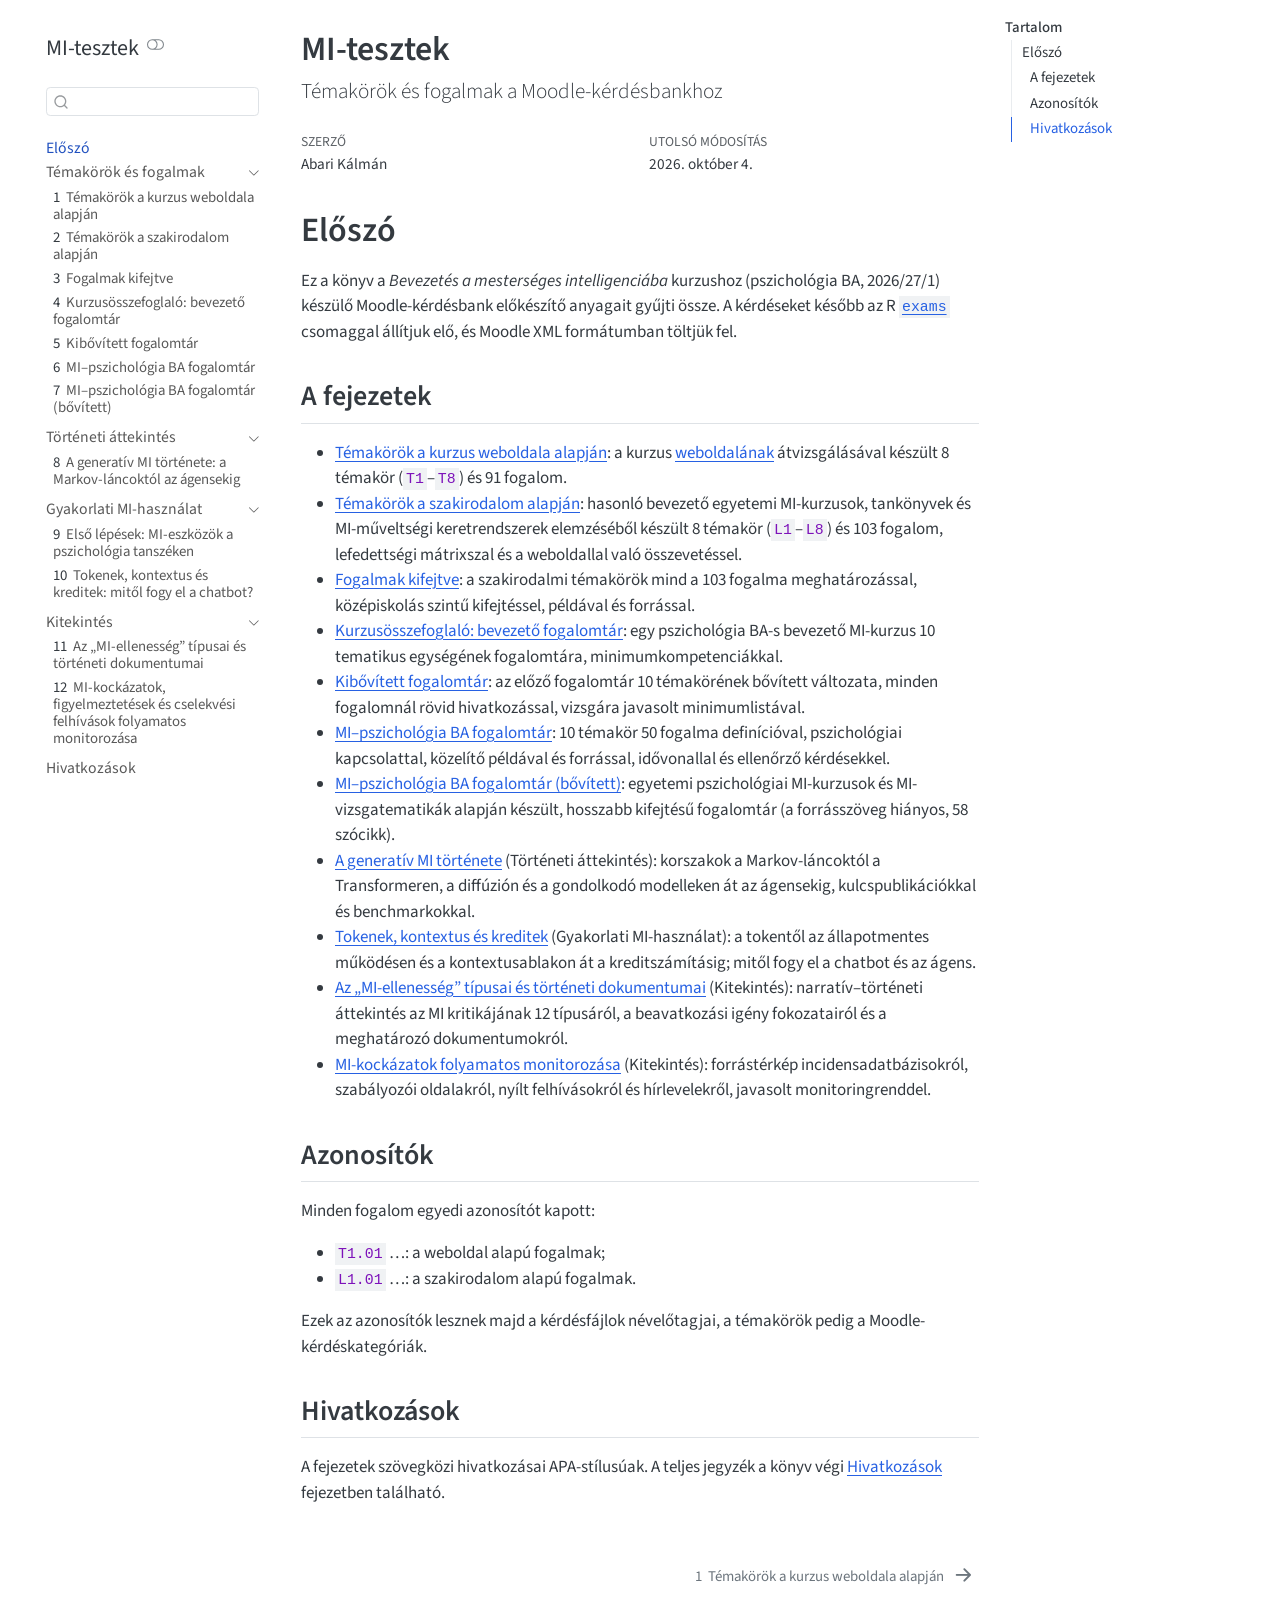
<file: docs/index.html>
<!DOCTYPE html>
<html xmlns="http://www.w3.org/1999/xhtml" lang="hu" xml:lang="hu"><head>

<meta charset="utf-8">
<meta name="generator" content="quarto-1.10.18">

<meta name="viewport" content="width=device-width, initial-scale=1.0, user-scalable=yes">

<meta name="author" content="Abari Kálmán">

<title>MI-tesztek</title>
<style>
/* Default styles provided by pandoc.
** See https://pandoc.org/MANUAL.html#variables-for-html for config info.
*/
span.smallcaps{font-variant: small-caps;}
div.columns{display: flex; gap: 1.5em;}
div.column{flex: auto;}
@media screen {
div.columns{gap: min(4vw, 1.5em);}
div.column{overflow-x: auto;}
}
div.hanging-indent{margin-left: 1.5em; text-indent: -1.5em;}
ul.task-list{list-style: none;}
ul.task-list li input[type="checkbox"] {
  width: 0.8em;
  margin: 0 0.8em 0.2em -1em; /* quarto-specific, see https://github.com/quarto-dev/quarto-cli/issues/4556 */ 
  vertical-align: middle;
}
/* CSS for citations */
div.csl-bib-body { }
div.csl-entry {
  clear: both;
  margin-bottom: 0em;
}
.hanging-indent div.csl-entry {
  margin-left:2em;
  text-indent:-2em;
}
div.csl-left-margin {
  min-width:2em;
  float:left;
}
div.csl-right-inline {
  margin-left:2em;
  padding-left:1em;
}
div.csl-indent {
  margin-left: 2em;
}</style>


<script src="site_libs/quarto-nav/quarto-nav.js"></script>
<script src="site_libs/quarto-nav/headroom.min.js"></script>
<script src="site_libs/clipboard/clipboard.min.js"></script>
<script src="site_libs/quarto-search/autocomplete.umd.js"></script>
<script src="site_libs/quarto-search/fuse.min.js"></script>
<script src="site_libs/quarto-search/quarto-search.js"></script>
<meta name="quarto:offset" content="./">
<link href="./temakorok.html" rel="next">
<script src="site_libs/quarto-html/quarto.js" type="module"></script>
<script src="site_libs/quarto-html/tabsets/tabsets.js" type="module"></script>
<script src="site_libs/quarto-html/popper.min.js"></script>
<script src="site_libs/quarto-html/tippy.umd.min.js"></script>
<script src="site_libs/quarto-html/anchor.min.js"></script>
<link href="site_libs/quarto-html/tippy.css" rel="stylesheet">
<link href="site_libs/quarto-html/quarto-syntax-highlighting-64a204ab8560d761af7679ceaba22944.css" rel="stylesheet" class="quarto-color-scheme" id="quarto-text-highlighting-styles">
<link href="site_libs/quarto-html/quarto-syntax-highlighting-dark-b85bc7c33db8c58e0ec93c3465666fed.css" rel="stylesheet" class="quarto-color-scheme quarto-color-alternate" id="quarto-text-highlighting-styles">
<link href="site_libs/quarto-html/quarto-syntax-highlighting-64a204ab8560d761af7679ceaba22944.css" rel="stylesheet" class="quarto-color-scheme-extra" id="quarto-text-highlighting-styles">
<script src="site_libs/bootstrap/bootstrap.min.js"></script>
<link href="site_libs/bootstrap/bootstrap-icons.css" rel="stylesheet">
<link href="site_libs/bootstrap/bootstrap-9d427fb9aa4e7f60cd390d7ae3c7ba90.min.css" rel="stylesheet" append-hash="true" class="quarto-color-scheme" id="quarto-bootstrap" data-mode="light">
<link href="site_libs/bootstrap/bootstrap-dark-494993c62a01dd0104ea6b4a58da199b.min.css" rel="stylesheet" append-hash="true" class="quarto-color-scheme quarto-color-alternate" id="quarto-bootstrap" data-mode="dark">
<link href="site_libs/bootstrap/bootstrap-9d427fb9aa4e7f60cd390d7ae3c7ba90.min.css" rel="stylesheet" append-hash="true" class="quarto-color-scheme-extra" id="quarto-bootstrap" data-mode="light">
<script id="quarto-search-options" type="application/json">{
  "location": "sidebar",
  "copy-button": false,
  "collapse-after": 3,
  "panel-placement": "start",
  "type": "textbox",
  "limit": 50,
  "keyboard-shortcut": [
    "f",
    "/",
    "s"
  ],
  "show-item-context": false,
  "language": {
    "search-no-results-text": "Nincs találat",
    "search-matching-documents-text": "matching documents",
    "search-copy-link-title": "Copy link to search",
    "search-hide-matches-text": "Hide additional matches",
    "search-more-match-text": "more match in this document",
    "search-more-matches-text": "more matches in this document",
    "search-clear-button-title": "Clear",
    "search-text-placeholder": "",
    "search-detached-cancel-button-title": "Cancel",
    "search-submit-button-title": "Submit",
    "search-label": "Search"
  }
}</script>
<style>html{ scroll-behavior: smooth; }</style>


</head>

<body class="nav-sidebar floating quarto-light"><script id="quarto-html-before-body" type="application/javascript">
    const toggleBodyColorMode = (bsSheetEl) => {
      const mode = bsSheetEl.getAttribute("data-mode");
      const bodyEl = window.document.querySelector("body");
      if (mode === "dark") {
        bodyEl.classList.add("quarto-dark");
        bodyEl.classList.remove("quarto-light");
      } else {
        bodyEl.classList.add("quarto-light");
        bodyEl.classList.remove("quarto-dark");
      }
    }
    const toggleBodyColorPrimary = () => {
      const bsSheetEl = window.document.querySelector("link#quarto-bootstrap:not([rel=disabled-stylesheet])");
      if (bsSheetEl) {
        toggleBodyColorMode(bsSheetEl);
      }
    }
    const setColorSchemeToggle = (alternate) => {
      const toggles = window.document.querySelectorAll('.quarto-color-scheme-toggle');
      for (let i=0; i < toggles.length; i++) {
        const toggle = toggles[i];
        if (toggle) {
          if (alternate) {
            toggle.classList.add("alternate");
          } else {
            toggle.classList.remove("alternate");
          }
        }
      }
    };
    const toggleColorMode = (alternate) => {
      // Switch the stylesheets
      const primaryStylesheets = window.document.querySelectorAll('link.quarto-color-scheme:not(.quarto-color-alternate)');
      const alternateStylesheets = window.document.querySelectorAll('link.quarto-color-scheme.quarto-color-alternate');
      manageTransitions('#quarto-margin-sidebar .nav-link', false);
      if (alternate) {
        // note: dark is layered on light, we don't disable primary!
        enableStylesheet(alternateStylesheets);
        for (const sheetNode of alternateStylesheets) {
          if (sheetNode.id === "quarto-bootstrap") {
            toggleBodyColorMode(sheetNode);
          }
        }
      } else {
        disableStylesheet(alternateStylesheets);
        enableStylesheet(primaryStylesheets)
        toggleBodyColorPrimary();
      }
      manageTransitions('#quarto-margin-sidebar .nav-link', true);
      // Switch the toggles
      setColorSchemeToggle(alternate)
      // Hack to workaround the fact that safari doesn't
      // properly recolor the scrollbar when toggling (#1455)
      if (navigator.userAgent.indexOf('Safari') > 0 && navigator.userAgent.indexOf('Chrome') == -1) {
        manageTransitions("body", false);
        window.scrollTo(0, 1);
        setTimeout(() => {
          window.scrollTo(0, 0);
          manageTransitions("body", true);
        }, 40);
      }
    }
    const disableStylesheet = (stylesheets) => {
      for (let i=0; i < stylesheets.length; i++) {
        const stylesheet = stylesheets[i];
        stylesheet.rel = 'disabled-stylesheet';
      }
    }
    const enableStylesheet = (stylesheets) => {
      for (let i=0; i < stylesheets.length; i++) {
        const stylesheet = stylesheets[i];
        if(stylesheet.rel !== 'stylesheet') { // for Chrome, which will still FOUC without this check
          stylesheet.rel = 'stylesheet';
        }
      }
    }
    const manageTransitions = (selector, allowTransitions) => {
      const els = window.document.querySelectorAll(selector);
      for (let i=0; i < els.length; i++) {
        const el = els[i];
        if (allowTransitions) {
          el.classList.remove('notransition');
        } else {
          el.classList.add('notransition');
        }
      }
    }
    const isFileUrl = () => {
      return window.location.protocol === 'file:';
    }
    const hasAlternateSentinel = () => {
      let styleSentinel = getColorSchemeSentinel();
      if (styleSentinel !== null) {
        return styleSentinel === "alternate";
      } else {
        return false;
      }
    }
    const setStyleSentinel = (alternate) => {
      const value = alternate ? "alternate" : "default";
      if (!isFileUrl()) {
        window.localStorage.setItem("quarto-color-scheme", value);
      } else {
        localAlternateSentinel = value;
      }
    }
    const getColorSchemeSentinel = () => {
      if (!isFileUrl()) {
        const storageValue = window.localStorage.getItem("quarto-color-scheme");
        return storageValue != null ? storageValue : localAlternateSentinel;
      } else {
        return localAlternateSentinel;
      }
    }
    const toggleGiscusIfUsed = (isAlternate, darkModeDefault) => {
      const baseTheme = document.querySelector('#giscus-base-theme')?.value ?? 'light';
      const alternateTheme = document.querySelector('#giscus-alt-theme')?.value ?? 'dark';
      let newTheme = '';
      if(authorPrefersDark) {
        newTheme = isAlternate ? baseTheme : alternateTheme;
      } else {
        newTheme = isAlternate ? alternateTheme : baseTheme;
      }
      const changeGiscusTheme = () => {
        // From: https://github.com/giscus/giscus/issues/336
        const sendMessage = (message) => {
          const iframe = document.querySelector('iframe.giscus-frame');
          if (!iframe) return;
          iframe.contentWindow.postMessage({ giscus: message }, 'https://giscus.app');
        }
        sendMessage({
          setConfig: {
            theme: newTheme
          }
        });
      }
      const isGiscussLoaded = window.document.querySelector('iframe.giscus-frame') !== null;
      if (isGiscussLoaded) {
        changeGiscusTheme();
      }
    };
    const authorPrefersDark = false;
    const darkModeDefault = authorPrefersDark;
      document.querySelector('link#quarto-text-highlighting-styles.quarto-color-scheme-extra').rel = 'disabled-stylesheet';
      document.querySelector('link#quarto-bootstrap.quarto-color-scheme-extra').rel = 'disabled-stylesheet';
    let localAlternateSentinel = darkModeDefault ? 'alternate' : 'default';
    // Dark / light mode switch
    window.quartoToggleColorScheme = () => {
      // Read the current dark / light value
      let toAlternate = !hasAlternateSentinel();
      toggleColorMode(toAlternate);
      setStyleSentinel(toAlternate);
      toggleGiscusIfUsed(toAlternate, darkModeDefault);
      window.dispatchEvent(new Event('resize'));
    };
    // Switch to dark mode if need be
    if (hasAlternateSentinel()) {
      toggleColorMode(true);
    } else {
      toggleColorMode(false);
    }
  </script>

<div id="quarto-search-results"></div>
  <header id="quarto-header" class="headroom fixed-top">
  <nav class="quarto-secondary-nav">
    <div class="container-fluid d-flex">
      <button type="button" class="quarto-btn-toggle btn" data-bs-toggle="collapse" role="button" data-bs-target=".quarto-sidebar-collapse-item" aria-controls="quarto-sidebar" aria-expanded="false" aria-label="Toggle sidebar navigation" onclick="if (window.quartoToggleHeadroom) { window.quartoToggleHeadroom(); }">
        <i class="bi bi-layout-text-sidebar-reverse"></i>
      </button>
        <nav class="quarto-page-breadcrumbs" aria-label="breadcrumb"><ol class="breadcrumb"><li class="breadcrumb-item"><a href="./index.html">Előszó</a></li></ol></nav>
        <a class="flex-grow-1" role="navigation" data-bs-toggle="collapse" data-bs-target=".quarto-sidebar-collapse-item" aria-controls="quarto-sidebar" aria-expanded="false" aria-label="Toggle sidebar navigation" onclick="if (window.quartoToggleHeadroom) { window.quartoToggleHeadroom(); }">      
        </a>
      <button type="button" class="btn quarto-search-button" aria-label="Search" onclick="window.quartoOpenSearch();">
        <i class="bi bi-search"></i>
      </button>
    </div>
  </nav>
</header>
<!-- content -->
<div id="quarto-content" class="quarto-container page-columns page-rows-contents page-layout-article">
<!-- sidebar -->
  <nav id="quarto-sidebar" class="sidebar collapse collapse-horizontal quarto-sidebar-collapse-item sidebar-navigation floating overflow-auto">
    <div class="pt-lg-2 mt-2 text-left sidebar-header">
    <div class="sidebar-title mb-0 py-0">
      <a href="./">MI-tesztek</a> 
        <div class="sidebar-tools-main">
  <a href="" class="quarto-color-scheme-toggle quarto-navigation-tool  px-1" onclick="window.quartoToggleColorScheme(); return false;" title="Toggle dark mode"><i class="bi"></i></a>
</div>
    </div>
      </div>
        <div class="mt-2 flex-shrink-0 align-items-center">
        <div class="sidebar-search">
        <div id="quarto-search" class="" title="Search"></div>
        </div>
        </div>
    <div class="sidebar-menu-container"> 
    <ul class="list-unstyled mt-1">
        <li class="sidebar-item">
  <div class="sidebar-item-container"> 
  <a href="./index.html" class="sidebar-item-text sidebar-link active">
 <span class="menu-text">Előszó</span></a>
  </div>
</li>
        <li class="sidebar-item sidebar-item-section">
      <div class="sidebar-item-container"> 
            <a class="sidebar-item-text sidebar-link text-start" data-bs-toggle="collapse" data-bs-target="#quarto-sidebar-section-1" role="navigation" aria-expanded="true">
 <span class="menu-text">Témakörök és fogalmak</span></a>
          <a class="sidebar-item-toggle text-start" data-bs-toggle="collapse" data-bs-target="#quarto-sidebar-section-1" role="navigation" aria-expanded="true" aria-label="Toggle section">
            <i class="bi bi-chevron-right ms-2"></i>
          </a> 
      </div>
      <ul id="quarto-sidebar-section-1" class="collapse list-unstyled sidebar-section depth1 show">  
          <li class="sidebar-item">
  <div class="sidebar-item-container"> 
  <a href="./temakorok.html" class="sidebar-item-text sidebar-link">
 <span class="menu-text"><span class="chapter-number">1</span>&nbsp; <span class="chapter-title">Témakörök a kurzus weboldala alapján</span></span></a>
  </div>
</li>
          <li class="sidebar-item">
  <div class="sidebar-item-container"> 
  <a href="./temakorok_irodalom.html" class="sidebar-item-text sidebar-link">
 <span class="menu-text"><span class="chapter-number">2</span>&nbsp; <span class="chapter-title">Témakörök a szakirodalom alapján</span></span></a>
  </div>
</li>
          <li class="sidebar-item">
  <div class="sidebar-item-container"> 
  <a href="./temakorok_irodalom_kifejtve.html" class="sidebar-item-text sidebar-link">
 <span class="menu-text"><span class="chapter-number">3</span>&nbsp; <span class="chapter-title">Fogalmak kifejtve</span></span></a>
  </div>
</li>
          <li class="sidebar-item">
  <div class="sidebar-item-container"> 
  <a href="./kurzusosszefoglalo_pai.html" class="sidebar-item-text sidebar-link">
 <span class="menu-text"><span class="chapter-number">4</span>&nbsp; <span class="chapter-title">Kurzusösszefoglaló: bevezető fogalomtár</span></span></a>
  </div>
</li>
          <li class="sidebar-item">
  <div class="sidebar-item-container"> 
  <a href="./kurzusosszefoglalo_pai_2.html" class="sidebar-item-text sidebar-link">
 <span class="menu-text"><span class="chapter-number">5</span>&nbsp; <span class="chapter-title">Kibővített fogalomtár</span></span></a>
  </div>
</li>
          <li class="sidebar-item">
  <div class="sidebar-item-container"> 
  <a href="./kurzusosszefoglalo_pai_3.html" class="sidebar-item-text sidebar-link">
 <span class="menu-text"><span class="chapter-number">6</span>&nbsp; <span class="chapter-title">MI–pszichológia BA fogalomtár</span></span></a>
  </div>
</li>
          <li class="sidebar-item">
  <div class="sidebar-item-container"> 
  <a href="./kurzusosszefoglalo_pai_4.html" class="sidebar-item-text sidebar-link">
 <span class="menu-text"><span class="chapter-number">7</span>&nbsp; <span class="chapter-title">MI–pszichológia BA fogalomtár (bővített)</span></span></a>
  </div>
</li>
      </ul>
  </li>
        <li class="sidebar-item sidebar-item-section">
      <div class="sidebar-item-container"> 
            <a class="sidebar-item-text sidebar-link text-start" data-bs-toggle="collapse" data-bs-target="#quarto-sidebar-section-2" role="navigation" aria-expanded="true">
 <span class="menu-text">Történeti áttekintés</span></a>
          <a class="sidebar-item-toggle text-start" data-bs-toggle="collapse" data-bs-target="#quarto-sidebar-section-2" role="navigation" aria-expanded="true" aria-label="Toggle section">
            <i class="bi bi-chevron-right ms-2"></i>
          </a> 
      </div>
      <ul id="quarto-sidebar-section-2" class="collapse list-unstyled sidebar-section depth1 show">  
          <li class="sidebar-item">
  <div class="sidebar-item-container"> 
  <a href="./generativ-mi-tortenete.html" class="sidebar-item-text sidebar-link">
 <span class="menu-text"><span class="chapter-number">8</span>&nbsp; <span class="chapter-title">A generatív MI története: a Markov-láncoktól az ágensekig</span></span></a>
  </div>
</li>
      </ul>
  </li>
        <li class="sidebar-item sidebar-item-section">
      <div class="sidebar-item-container"> 
            <a class="sidebar-item-text sidebar-link text-start" data-bs-toggle="collapse" data-bs-target="#quarto-sidebar-section-3" role="navigation" aria-expanded="true">
 <span class="menu-text">Gyakorlati MI-használat</span></a>
          <a class="sidebar-item-toggle text-start" data-bs-toggle="collapse" data-bs-target="#quarto-sidebar-section-3" role="navigation" aria-expanded="true" aria-label="Toggle section">
            <i class="bi bi-chevron-right ms-2"></i>
          </a> 
      </div>
      <ul id="quarto-sidebar-section-3" class="collapse list-unstyled sidebar-section depth1 show">  
          <li class="sidebar-item">
  <div class="sidebar-item-container"> 
  <a href="./elso-lepesek.html" class="sidebar-item-text sidebar-link">
 <span class="menu-text"><span class="chapter-number">9</span>&nbsp; <span class="chapter-title">Első lépések: MI-eszközök a pszichológia tanszéken</span></span></a>
  </div>
</li>
          <li class="sidebar-item">
  <div class="sidebar-item-container"> 
  <a href="./tokenek-es-kreditek.html" class="sidebar-item-text sidebar-link">
 <span class="menu-text"><span class="chapter-number">10</span>&nbsp; <span class="chapter-title">Tokenek, kontextus és kreditek: mitől fogy el a chatbot?</span></span></a>
  </div>
</li>
      </ul>
  </li>
        <li class="sidebar-item sidebar-item-section">
      <div class="sidebar-item-container"> 
            <a class="sidebar-item-text sidebar-link text-start" data-bs-toggle="collapse" data-bs-target="#quarto-sidebar-section-4" role="navigation" aria-expanded="true">
 <span class="menu-text">Kitekintés</span></a>
          <a class="sidebar-item-toggle text-start" data-bs-toggle="collapse" data-bs-target="#quarto-sidebar-section-4" role="navigation" aria-expanded="true" aria-label="Toggle section">
            <i class="bi bi-chevron-right ms-2"></i>
          </a> 
      </div>
      <ul id="quarto-sidebar-section-4" class="collapse list-unstyled sidebar-section depth1 show">  
          <li class="sidebar-item">
  <div class="sidebar-item-container"> 
  <a href="./MI-ellenesseg.html" class="sidebar-item-text sidebar-link">
 <span class="menu-text"><span class="chapter-number">11</span>&nbsp; <span class="chapter-title">Az „MI-ellenesség” típusai és történeti dokumentumai</span></span></a>
  </div>
</li>
          <li class="sidebar-item">
  <div class="sidebar-item-container"> 
  <a href="./MI-kockazat-monitoring.html" class="sidebar-item-text sidebar-link">
 <span class="menu-text"><span class="chapter-number">12</span>&nbsp; <span class="chapter-title">MI-kockázatok, figyelmeztetések és cselekvési felhívások folyamatos monitorozása</span></span></a>
  </div>
</li>
      </ul>
  </li>
        <li class="sidebar-item">
  <div class="sidebar-item-container"> 
  <a href="./references.html" class="sidebar-item-text sidebar-link">
 <span class="menu-text">Hivatkozások</span></a>
  </div>
</li>
    </ul>
    </div>
</nav>
<div id="quarto-sidebar-glass" class="quarto-sidebar-collapse-item" data-bs-toggle="collapse" data-bs-target=".quarto-sidebar-collapse-item"></div>
<!-- margin-sidebar -->
    <div id="quarto-margin-sidebar" class="sidebar margin-sidebar">
        <nav id="TOC" role="doc-toc" class="toc-active">
    <h2 id="toc-title">Tartalom</h2>
   
  <ul>
  <li><a href="#előszó" id="toc-előszó" class="nav-link active" data-scroll-target="#előszó">Előszó</a>
  <ul class="collapse">
  <li><a href="#a-fejezetek" id="toc-a-fejezetek" class="nav-link" data-scroll-target="#a-fejezetek">A fejezetek</a></li>
  <li><a href="#azonosítók" id="toc-azonosítók" class="nav-link" data-scroll-target="#azonosítók">Azonosítók</a></li>
  <li><a href="#hivatkozások" id="toc-hivatkozások" class="nav-link" data-scroll-target="#hivatkozások">Hivatkozások</a></li>
  </ul></li>
  </ul>
</nav>
    </div>
<!-- main -->
<main class="content" id="quarto-document-content">


<header id="title-block-header" class="quarto-title-block default">
<div class="quarto-title">
<h1 class="title">MI-tesztek</h1>
<p class="subtitle lead">Témakörök és fogalmak a Moodle-kérdésbankhoz</p>
</div>



<div class="quarto-title-meta">

    <div>
    <div class="quarto-title-meta-heading">Szerző</div>
    <div class="quarto-title-meta-contents">
             <p>Abari Kálmán </p>
          </div>
  </div>
    
    <div>
    <div class="quarto-title-meta-heading">Utolsó módosítás</div>
    <div class="quarto-title-meta-contents">
      <p class="date">2026. október 4.</p>
    </div>
  </div>
  
    
  </div>
  


</header>


<section id="előszó" class="level1 unnumbered">
<h1 class="unnumbered">Előszó</h1>
<p>Ez a könyv a <em>Bevezetés a mesterséges intelligenciába</em> kurzushoz (pszichológia BA, 2026/27/1) készülő Moodle-kérdésbank előkészítő anyagait gyűjti össze. A kérdéseket később az R <a href="https://www.r-exams.org/"><code>exams</code></a> csomaggal állítjuk elő, és Moodle XML formátumban töltjük fel.</p>
<section id="a-fejezetek" class="level2">
<h2 class="anchored" data-anchor-id="a-fejezetek">A fejezetek</h2>
<ul>
<li><strong><a href="./temakorok.html">Témakörök a kurzus weboldala alapján</a></strong>: a kurzus <a href="https://abarik.github.io/bevezetes_a_mesterseges_intelligenciaba_2026_27_1/">weboldalának</a> átvizsgálásával készült 8 témakör (<code>T1</code>–<code>T8</code>) és 91 fogalom.</li>
<li><strong><a href="./temakorok_irodalom.html">Témakörök a szakirodalom alapján</a></strong>: hasonló bevezető egyetemi MI-kurzusok, tankönyvek és MI-műveltségi keretrendszerek elemzéséből készült 8 témakör (<code>L1</code>–<code>L8</code>) és 103 fogalom, lefedettségi mátrixszal és a weboldallal való összevetéssel.</li>
<li><strong><a href="./temakorok_irodalom_kifejtve.html">Fogalmak kifejtve</a></strong>: a szakirodalmi témakörök mind a 103 fogalma meghatározással, középiskolás szintű kifejtéssel, példával és forrással.</li>
<li><strong><a href="./kurzusosszefoglalo_pai.html">Kurzusösszefoglaló: bevezető fogalomtár</a></strong>: egy pszichológia BA-s bevezető MI-kurzus 10 tematikus egységének fogalomtára, minimumkompetenciákkal.</li>
<li><strong><a href="./kurzusosszefoglalo_pai_2.html">Kibővített fogalomtár</a></strong>: az előző fogalomtár 10 témakörének bővített változata, minden fogalomnál rövid hivatkozással, vizsgára javasolt minimumlistával.</li>
<li><strong><a href="./kurzusosszefoglalo_pai_3.html">MI–pszichológia BA fogalomtár</a></strong>: 10 témakör 50 fogalma definícióval, pszichológiai kapcsolattal, közelítő példával és forrással, idővonallal és ellenőrző kérdésekkel.</li>
<li><strong><a href="./kurzusosszefoglalo_pai_4.html">MI–pszichológia BA fogalomtár (bővített)</a></strong>: egyetemi pszichológiai MI-kurzusok és MI-vizsgatematikák alapján készült, hosszabb kifejtésű fogalomtár (a forrásszöveg hiányos, 58 szócikk).</li>
<li><strong><a href="./generativ-mi-tortenete.html">A generatív MI története</a></strong> (Történeti áttekintés): korszakok a Markov-láncoktól a Transformeren, a diffúzión és a gondolkodó modelleken át az ágensekig, kulcspublikációkkal és benchmarkokkal.</li>
<li><strong><a href="./tokenek-es-kreditek.html">Tokenek, kontextus és kreditek</a></strong> (Gyakorlati MI-használat): a tokentől az állapotmentes működésen és a kontextusablakon át a kreditszámításig; mitől fogy el a chatbot és az ágens.</li>
<li><strong><a href="./MI-ellenesseg.html">Az „MI-ellenesség” típusai és történeti dokumentumai</a></strong> (Kitekintés): narratív–történeti áttekintés az MI kritikájának 12 típusáról, a beavatkozási igény fokozatairól és a meghatározó dokumentumokról.</li>
<li><strong><a href="./MI-kockazat-monitoring.html">MI-kockázatok folyamatos monitorozása</a></strong> (Kitekintés): forrástérkép incidensadatbázisokról, szabályozói oldalakról, nyílt felhívásokról és hírlevelekről, javasolt monitoringrenddel.</li>
</ul>
</section>
<section id="azonosítók" class="level2">
<h2 class="anchored" data-anchor-id="azonosítók">Azonosítók</h2>
<p>Minden fogalom egyedi azonosítót kapott:</p>
<ul>
<li><code>T1.01</code> …: a weboldal alapú fogalmak;</li>
<li><code>L1.01</code> …: a szakirodalom alapú fogalmak.</li>
</ul>
<p>Ezek az azonosítók lesznek majd a kérdésfájlok névelőtagjai, a témakörök pedig a Moodle-kérdéskategóriák.</p>
</section>
<section id="hivatkozások" class="level2">
<h2 class="anchored" data-anchor-id="hivatkozások">Hivatkozások</h2>
<p>A fejezetek szövegközi hivatkozásai APA-stílusúak. A teljes jegyzék a könyv végi <a href="./references.html">Hivatkozások</a> fejezetben található.</p>


<div id="refs" class="references csl-bib-body hanging-indent" data-entry-spacing="0" data-line-spacing="2" role="list" style="display: none">
<div id="ref-maslej2025" class="csl-entry" role="listitem">
<span class="nocase">Maslej, N. és mtsai.</span> (2025). <em>The <span>AI</span> index 2025 annual report</em>. Stanford Institute for Human-Centered Artificial Intelligence. <a href="https://hai.stanford.edu/ai-index/2025-ai-index-report">https://hai.stanford.edu/ai-index/2025-ai-index-report</a>
</div>
</div>
</section>
</section>

</main> <!-- /main -->
<script id="quarto-html-after-body" type="application/javascript">
  window.document.addEventListener("DOMContentLoaded", function (event) {
    // Ensure there is a toggle, if there isn't float one in the top right
    if (window.document.querySelector('.quarto-color-scheme-toggle') === null) {
      const a = window.document.createElement('a');
      a.classList.add('top-right');
      a.classList.add('quarto-color-scheme-toggle');
      a.href = "";
      a.onclick = function() { try { window.quartoToggleColorScheme(); } catch {} return false; };
      const i = window.document.createElement("i");
      i.classList.add('bi');
      a.appendChild(i);
      window.document.body.appendChild(a);
    }
    setColorSchemeToggle(hasAlternateSentinel())
    const icon = "";
    const anchorJS = new window.AnchorJS();
    anchorJS.options = {
      placement: 'right',
      icon: icon
    };
    anchorJS.add('.anchored');
    const isCodeAnnotation = (el) => {
      for (const clz of el.classList) {
        if (clz.startsWith('code-annotation-')) {                     
          return true;
        }
      }
      return false;
    }
    const onCopySuccess = function(e) {
      // button target
      const button = e.trigger;
      // don't keep focus
      button.blur();
      // flash "checked"
      button.classList.add('code-copy-button-checked');
      var currentTitle = button.getAttribute("title");
      button.setAttribute("title", "Copied!");
      let tooltip;
      if (window.bootstrap) {
        button.setAttribute("data-bs-toggle", "tooltip");
        button.setAttribute("data-bs-placement", "left");
        button.setAttribute("data-bs-title", "Copied!");
        tooltip = new bootstrap.Tooltip(button, 
          { trigger: "manual", 
            customClass: "code-copy-button-tooltip",
            offset: [0, -8]});
        tooltip.show();    
      }
      setTimeout(function() {
        if (tooltip) {
          tooltip.hide();
          button.removeAttribute("data-bs-title");
          button.removeAttribute("data-bs-toggle");
          button.removeAttribute("data-bs-placement");
        }
        button.setAttribute("title", currentTitle);
        button.classList.remove('code-copy-button-checked');
      }, 1000);
      // clear code selection
      e.clearSelection();
    }
    const getTextToCopy = function(trigger) {
      const outerScaffold = trigger.parentElement.cloneNode(true);
      const codeEl = outerScaffold.querySelector('code');
      for (const childEl of codeEl.children) {
        if (isCodeAnnotation(childEl)) {
          childEl.remove();
        }
      }
      return codeEl.innerText;
    }
    const clipboard = new window.ClipboardJS('.code-copy-button:not([data-in-quarto-modal])', {
      text: getTextToCopy
    });
    clipboard.on('success', onCopySuccess);
    if (window.document.getElementById('quarto-embedded-source-code-modal')) {
      const clipboardModal = new window.ClipboardJS('.code-copy-button[data-in-quarto-modal]', {
        text: getTextToCopy,
        container: window.document.getElementById('quarto-embedded-source-code-modal')
      });
      clipboardModal.on('success', onCopySuccess);
    }
      var localhostRegex = new RegExp(/^(?:http|https):\/\/localhost\:?[0-9]*\//);
      var mailtoRegex = new RegExp(/^mailto:/);
        var filterRegex = new RegExp('/' + window.location.host + '/');
      var isInternal = (href) => {
          return filterRegex.test(href) || localhostRegex.test(href) || mailtoRegex.test(href);
      }
      // Inspect non-navigation links and adorn them if external
     var links = window.document.querySelectorAll('a[href]:not(.nav-link):not(.navbar-brand):not(.toc-action):not(.sidebar-link):not(.sidebar-item-toggle):not(.pagination-link):not(.no-external):not([aria-hidden]):not(.dropdown-item):not(.quarto-navigation-tool):not(.about-link)');
      for (var i=0; i<links.length; i++) {
        const link = links[i];
        if (!isInternal(link.href)) {
          // undo the damage that might have been done by quarto-nav.js in the case of
          // links that we want to consider external
          if (link.dataset.originalHref !== undefined) {
            link.href = link.dataset.originalHref;
          }
        }
      }
    function tippyHover(el, contentFn, onTriggerFn, onUntriggerFn) {
      const config = {
        allowHTML: true,
        maxWidth: 500,
        delay: 100,
        arrow: false,
        appendTo: function(el) {
            return el.parentElement;
        },
        interactive: true,
        interactiveBorder: 10,
        theme: 'quarto',
        placement: 'bottom-start',
      };
      if (contentFn) {
        config.content = contentFn;
      }
      if (onTriggerFn) {
        config.onTrigger = onTriggerFn;
      }
      if (onUntriggerFn) {
        config.onUntrigger = onUntriggerFn;
      }
      window.tippy(el, config); 
    }
    const noterefs = window.document.querySelectorAll('a[role="doc-noteref"]');
    for (var i=0; i<noterefs.length; i++) {
      const ref = noterefs[i];
      tippyHover(ref, function() {
        // use id or data attribute instead here
        let href = ref.getAttribute('data-footnote-href') || ref.getAttribute('href');
        try { href = new URL(href).hash; } catch {}
        const id = href.replace(/^#\/?/, "");
        const note = window.document.getElementById(id);
        if (note) {
          return note.innerHTML;
        } else {
          return "";
        }
      });
    }
    const xrefs = window.document.querySelectorAll('a.quarto-xref');
    const processXRef = (id, note) => {
      // Strip column container classes
      const stripColumnClz = (el) => {
        el.classList.remove("page-full", "page-columns");
        if (el.children) {
          for (const child of el.children) {
            stripColumnClz(child);
          }
        }
      }
      stripColumnClz(note)
      if (id === null || id.startsWith('sec-')) {
        // Special case sections, only their first couple elements
        const container = document.createElement("div");
        if (note.children && note.children.length > 2) {
          container.appendChild(note.children[0].cloneNode(true));
          for (let i = 1; i < note.children.length; i++) {
            const child = note.children[i];
            if (child.tagName === "P" && child.innerText === "") {
              continue;
            } else {
              container.appendChild(child.cloneNode(true));
              break;
            }
          }
          if (window.Quarto?.typesetMath) {
            window.Quarto.typesetMath(container);
          }
          return container.innerHTML
        } else {
          if (window.Quarto?.typesetMath) {
            window.Quarto.typesetMath(note);
          }
          return note.innerHTML;
        }
      } else {
        // Remove any anchor links if they are present
        const anchorLink = note.querySelector('a.anchorjs-link');
        if (anchorLink) {
          anchorLink.remove();
        }
        if (window.Quarto?.typesetMath) {
          window.Quarto.typesetMath(note);
        }
        if (note.classList.contains("callout")) {
          return note.outerHTML;
        } else {
          return note.innerHTML;
        }
      }
    }
    for (var i=0; i<xrefs.length; i++) {
      const xref = xrefs[i];
      tippyHover(xref, undefined, function(instance) {
        instance.disable();
        let url = xref.getAttribute('href');
        let hash = undefined; 
        if (url.startsWith('#')) {
          hash = url;
        } else {
          try { hash = new URL(url).hash; } catch {}
        }
        if (hash) {
          const id = hash.replace(/^#\/?/, "");
          const note = window.document.getElementById(id);
          if (note !== null) {
            try {
              const html = processXRef(id, note.cloneNode(true));
              instance.setContent(html);
            } finally {
              instance.enable();
              instance.show();
            }
          } else {
            // See if we can fetch this
            fetch(url.split('#')[0])
            .then(res => res.text())
            .then(html => {
              const parser = new DOMParser();
              const htmlDoc = parser.parseFromString(html, "text/html");
              const note = htmlDoc.getElementById(id);
              if (note !== null) {
                const html = processXRef(id, note);
                instance.setContent(html);
              } 
            }).finally(() => {
              instance.enable();
              instance.show();
            });
          }
        } else {
          // See if we can fetch a full url (with no hash to target)
          // This is a special case and we should probably do some content thinning / targeting
          fetch(url)
          .then(res => res.text())
          .then(html => {
            const parser = new DOMParser();
            const htmlDoc = parser.parseFromString(html, "text/html");
            const note = htmlDoc.querySelector('main.content');
            if (note !== null) {
              // This should only happen for chapter cross references
              // (since there is no id in the URL)
              // remove the first header
              if (note.children.length > 0 && note.children[0].tagName === "HEADER") {
                note.children[0].remove();
              }
              const html = processXRef(null, note);
              instance.setContent(html);
            } 
          }).finally(() => {
            instance.enable();
            instance.show();
          });
        }
      }, function(instance) {
      });
    }
        let selectedAnnoteEl;
        const selectorForAnnotation = ( cell, annotation) => {
          let cellAttr = 'data-code-cell="' + cell + '"';
          let lineAttr = 'data-code-annotation="' +  annotation + '"';
          const selector = 'span[' + cellAttr + '][' + lineAttr + ']';
          return selector;
        }
        const selectCodeLines = (annoteEl) => {
          const doc = window.document;
          const targetCell = annoteEl.getAttribute("data-target-cell");
          const targetAnnotation = annoteEl.getAttribute("data-target-annotation");
          const annoteSpan = window.document.querySelector(selectorForAnnotation(targetCell, targetAnnotation));
          const lines = annoteSpan.getAttribute("data-code-lines").split(",");
          const lineIds = lines.map((line) => {
            return targetCell + "-" + line;
          })
          let top = null;
          let height = null;
          let parent = null;
          if (lineIds.length > 0) {
              //compute the position of the single el (top and bottom and make a div)
              const el = window.document.getElementById(lineIds[0]);
              top = el.offsetTop;
              height = el.offsetHeight;
              parent = el.parentElement.parentElement;
            if (lineIds.length > 1) {
              const lastEl = window.document.getElementById(lineIds[lineIds.length - 1]);
              const bottom = lastEl.offsetTop + lastEl.offsetHeight;
              height = bottom - top;
            }
            if (top !== null && height !== null && parent !== null) {
              // cook up a div (if necessary) and position it 
              let div = window.document.getElementById("code-annotation-line-highlight");
              if (div === null) {
                div = window.document.createElement("div");
                div.setAttribute("id", "code-annotation-line-highlight");
                div.style.position = 'absolute';
                parent.appendChild(div);
              }
              div.style.top = top - 2 + "px";
              div.style.height = height + 4 + "px";
              div.style.left = 0;
              let gutterDiv = window.document.getElementById("code-annotation-line-highlight-gutter");
              if (gutterDiv === null) {
                gutterDiv = window.document.createElement("div");
                gutterDiv.setAttribute("id", "code-annotation-line-highlight-gutter");
                gutterDiv.style.position = 'absolute';
                const codeCell = window.document.getElementById(targetCell);
                const gutter = codeCell.querySelector('.code-annotation-gutter');
                gutter.appendChild(gutterDiv);
              }
              gutterDiv.style.top = top - 2 + "px";
              gutterDiv.style.height = height + 4 + "px";
            }
            selectedAnnoteEl = annoteEl;
          }
        };
        const unselectCodeLines = () => {
          const elementsIds = ["code-annotation-line-highlight", "code-annotation-line-highlight-gutter"];
          elementsIds.forEach((elId) => {
            const div = window.document.getElementById(elId);
            if (div) {
              div.remove();
            }
          });
          selectedAnnoteEl = undefined;
        };
          // Handle positioning of the toggle
      window.addEventListener(
        "resize",
        throttle(() => {
          elRect = undefined;
          if (selectedAnnoteEl) {
            selectCodeLines(selectedAnnoteEl);
          }
        }, 10)
      );
      function throttle(fn, ms) {
      let throttle = false;
      let timer;
        return (...args) => {
          if(!throttle) { // first call gets through
              fn.apply(this, args);
              throttle = true;
          } else { // all the others get throttled
              if(timer) clearTimeout(timer); // cancel #2
              timer = setTimeout(() => {
                fn.apply(this, args);
                timer = throttle = false;
              }, ms);
          }
        };
      }
        // Attach click handler to the DT
        const annoteDls = window.document.querySelectorAll('dt[data-target-cell]');
        for (const annoteDlNode of annoteDls) {
          annoteDlNode.addEventListener('click', (event) => {
            const clickedEl = event.target;
            if (clickedEl !== selectedAnnoteEl) {
              unselectCodeLines();
              const activeEl = window.document.querySelector('dt[data-target-cell].code-annotation-active');
              if (activeEl) {
                activeEl.classList.remove('code-annotation-active');
              }
              selectCodeLines(clickedEl);
              clickedEl.classList.add('code-annotation-active');
            } else {
              // Unselect the line
              unselectCodeLines();
              clickedEl.classList.remove('code-annotation-active');
            }
          });
        }
    const findCites = (el) => {
      const parentEl = el.parentElement;
      if (parentEl) {
        const cites = parentEl.dataset.cites;
        if (cites) {
          return {
            el,
            cites: cites.split(' ')
          };
        } else {
          return findCites(el.parentElement)
        }
      } else {
        return undefined;
      }
    };
    var bibliorefs = window.document.querySelectorAll('a[role="doc-biblioref"]');
    for (var i=0; i<bibliorefs.length; i++) {
      const ref = bibliorefs[i];
      const citeInfo = findCites(ref);
      if (citeInfo) {
        tippyHover(citeInfo.el, function() {
          var popup = window.document.createElement('div');
          citeInfo.cites.forEach(function(cite) {
            var citeDiv = window.document.createElement('div');
            citeDiv.classList.add('hanging-indent');
            citeDiv.classList.add('csl-entry');
            var biblioDiv = window.document.getElementById('ref-' + cite);
            if (biblioDiv) {
              citeDiv.innerHTML = biblioDiv.innerHTML;
            }
            popup.appendChild(citeDiv);
          });
          return popup.innerHTML;
        });
      }
    }
  });
  </script>
<nav class="page-navigation">
  <div class="nav-page nav-page-previous">
  </div>
  <div class="nav-page nav-page-next">
      <a href="./temakorok.html" class="pagination-link" aria-label="Témakörök a kurzus weboldala alapján">
        <span class="nav-page-text"><span class="chapter-number">1</span>&nbsp; <span class="chapter-title">Témakörök a kurzus weboldala alapján</span></span> <i class="bi bi-arrow-right-short"></i>
      </a>
  </div>
</nav>
</div> <!-- /content -->




<script src="site_libs/quarto-html/zenscroll-min.js"></script>
</body></html>
</file>
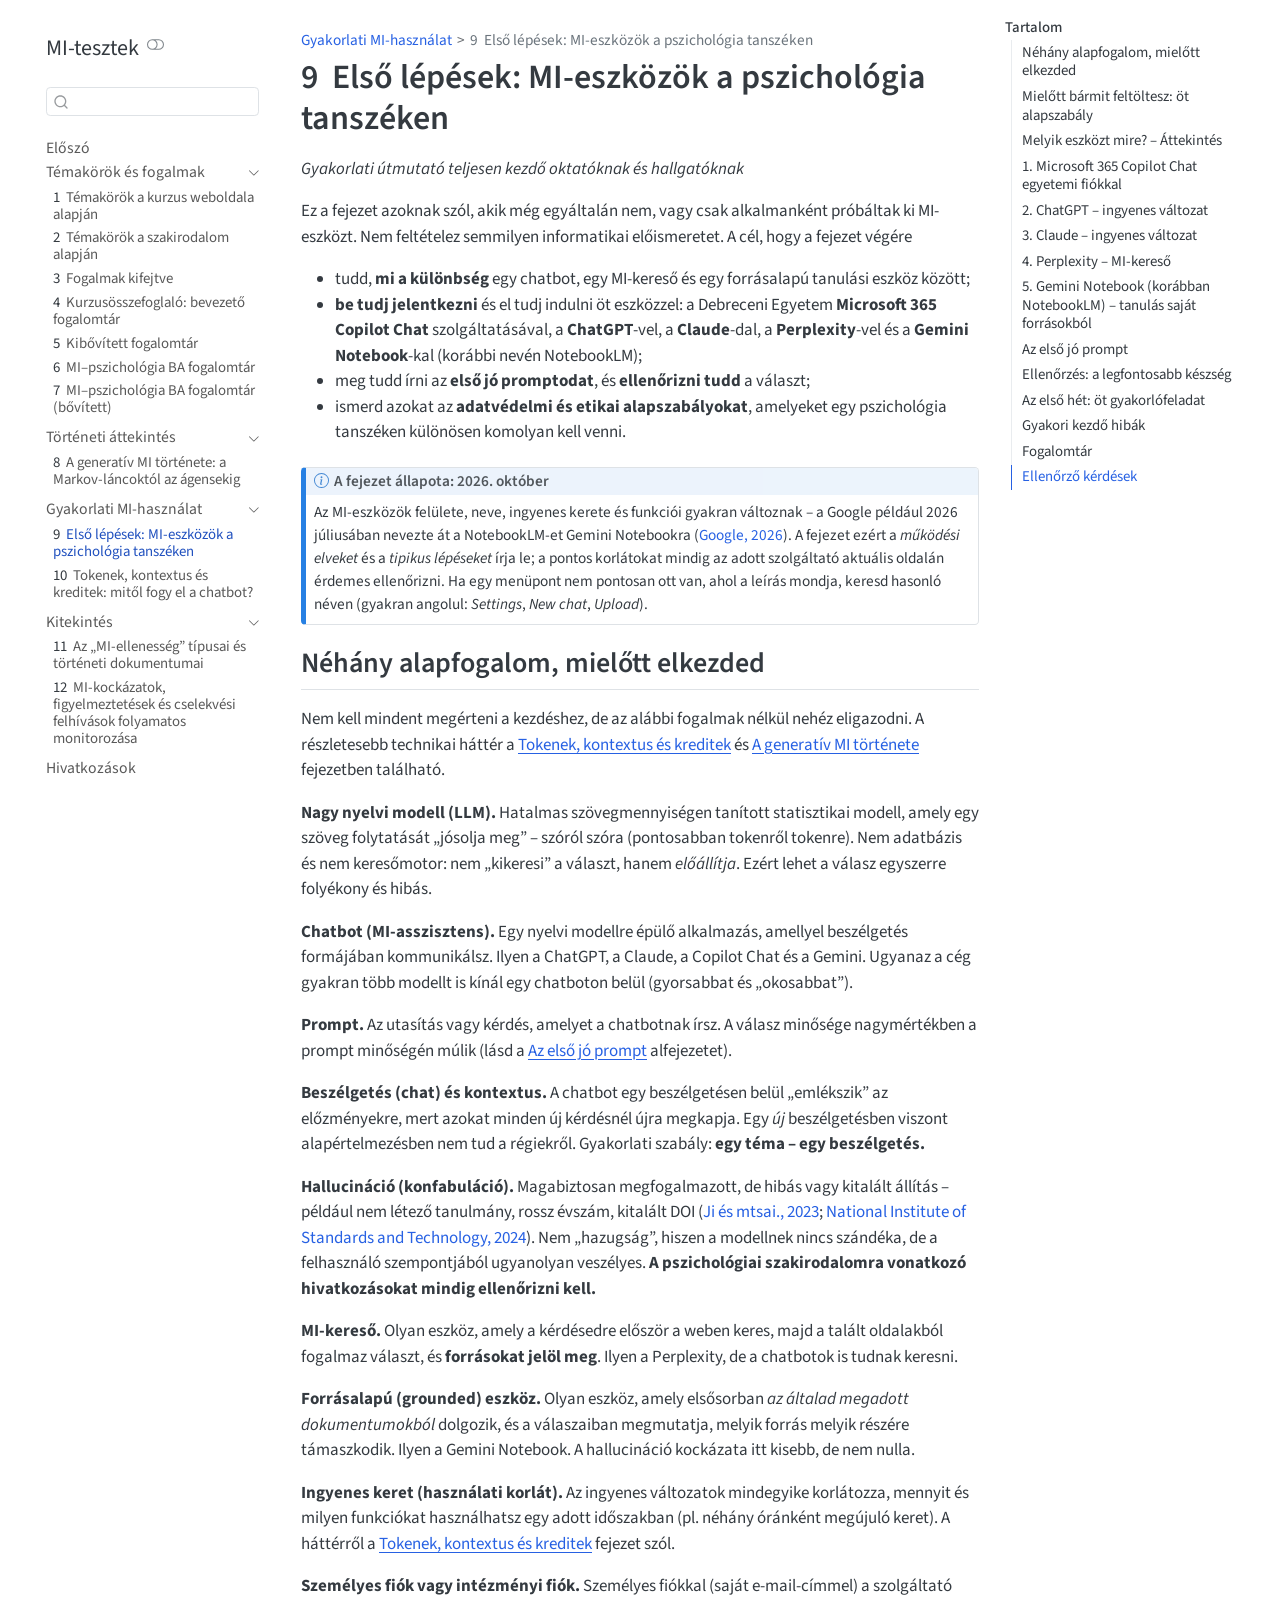
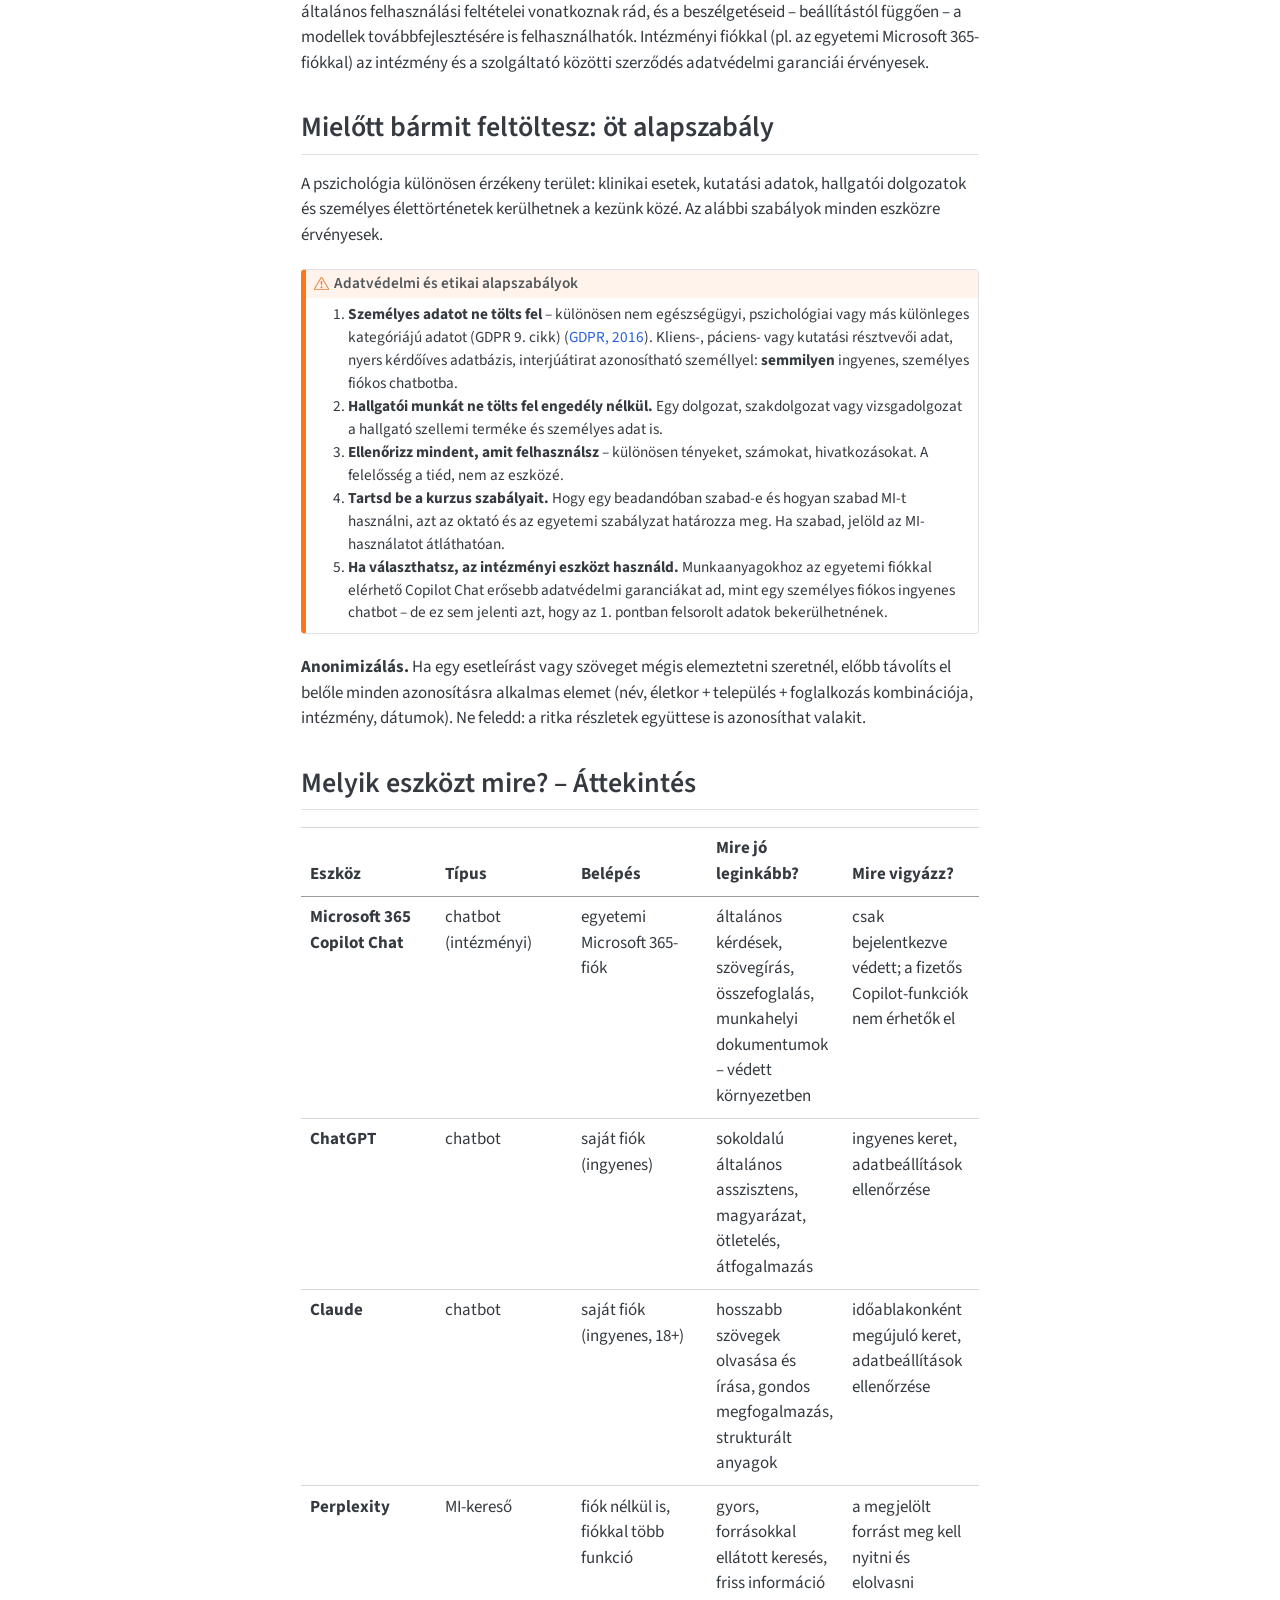
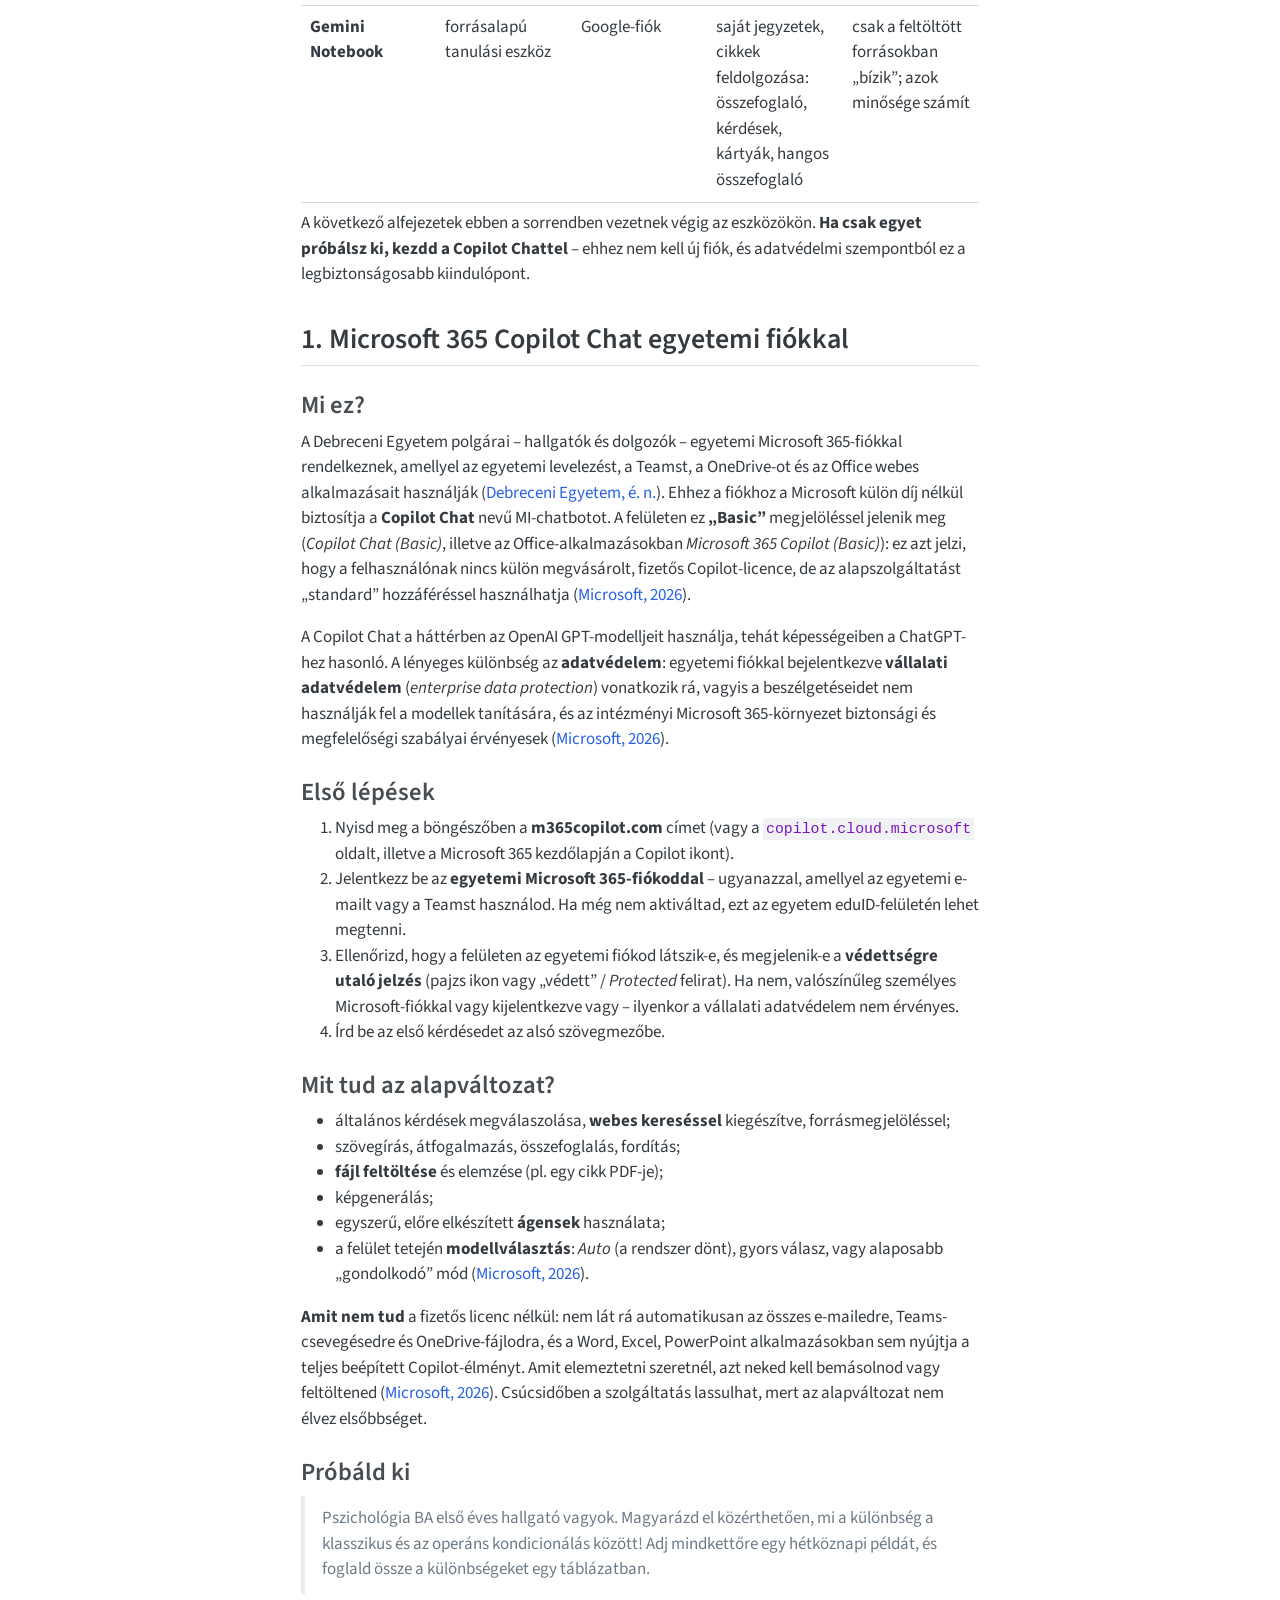
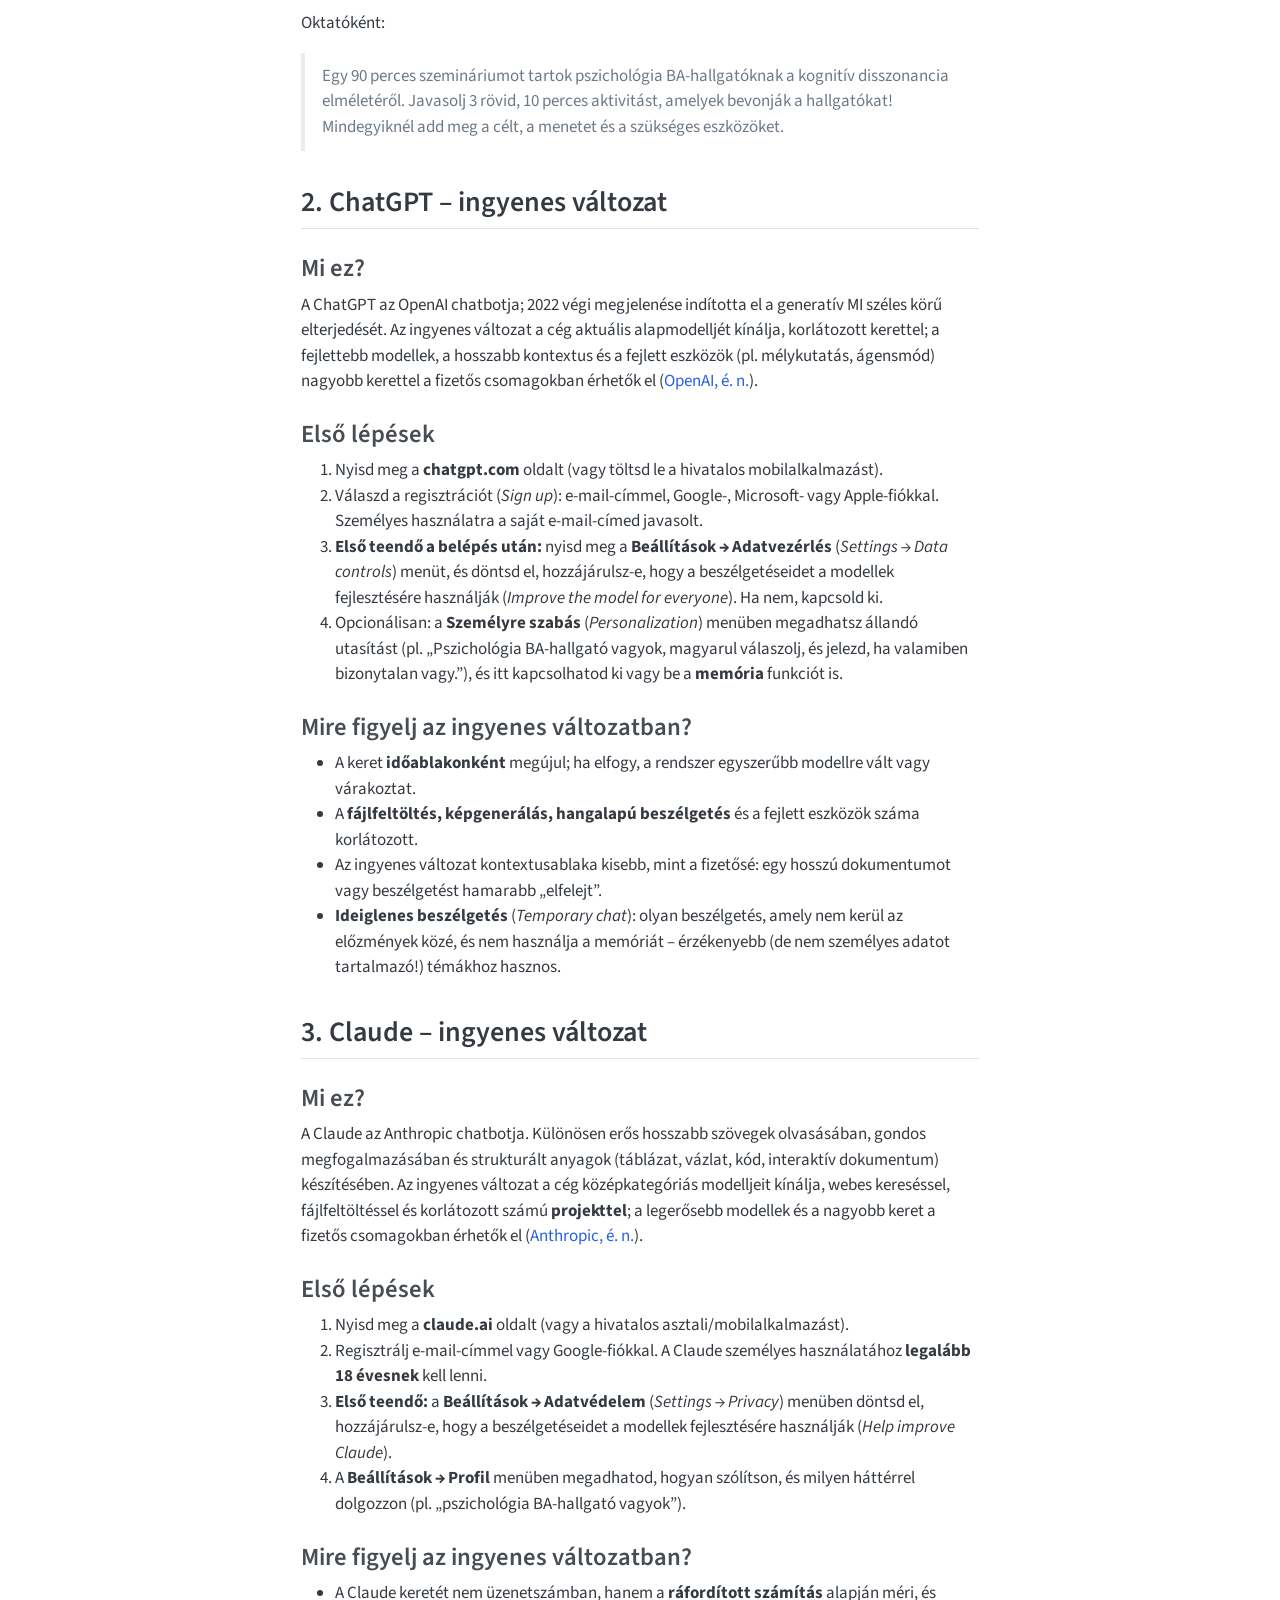
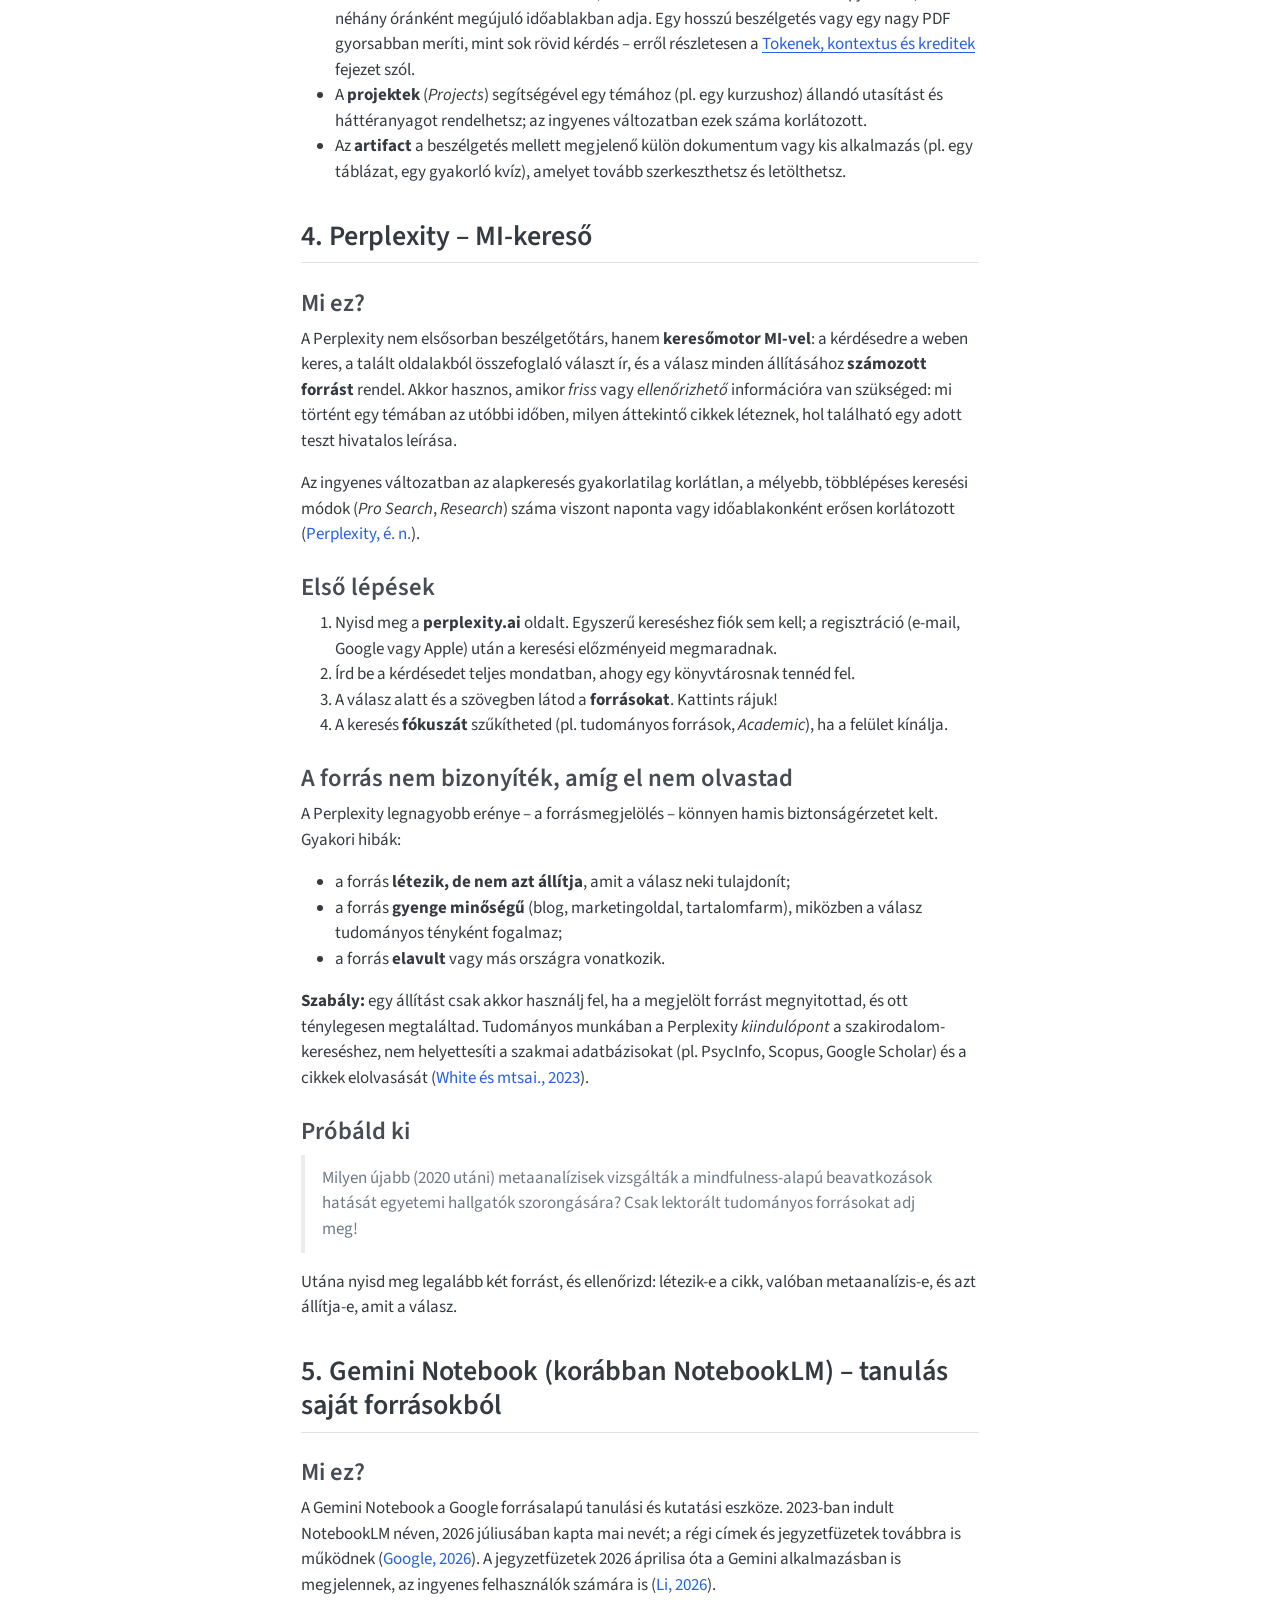
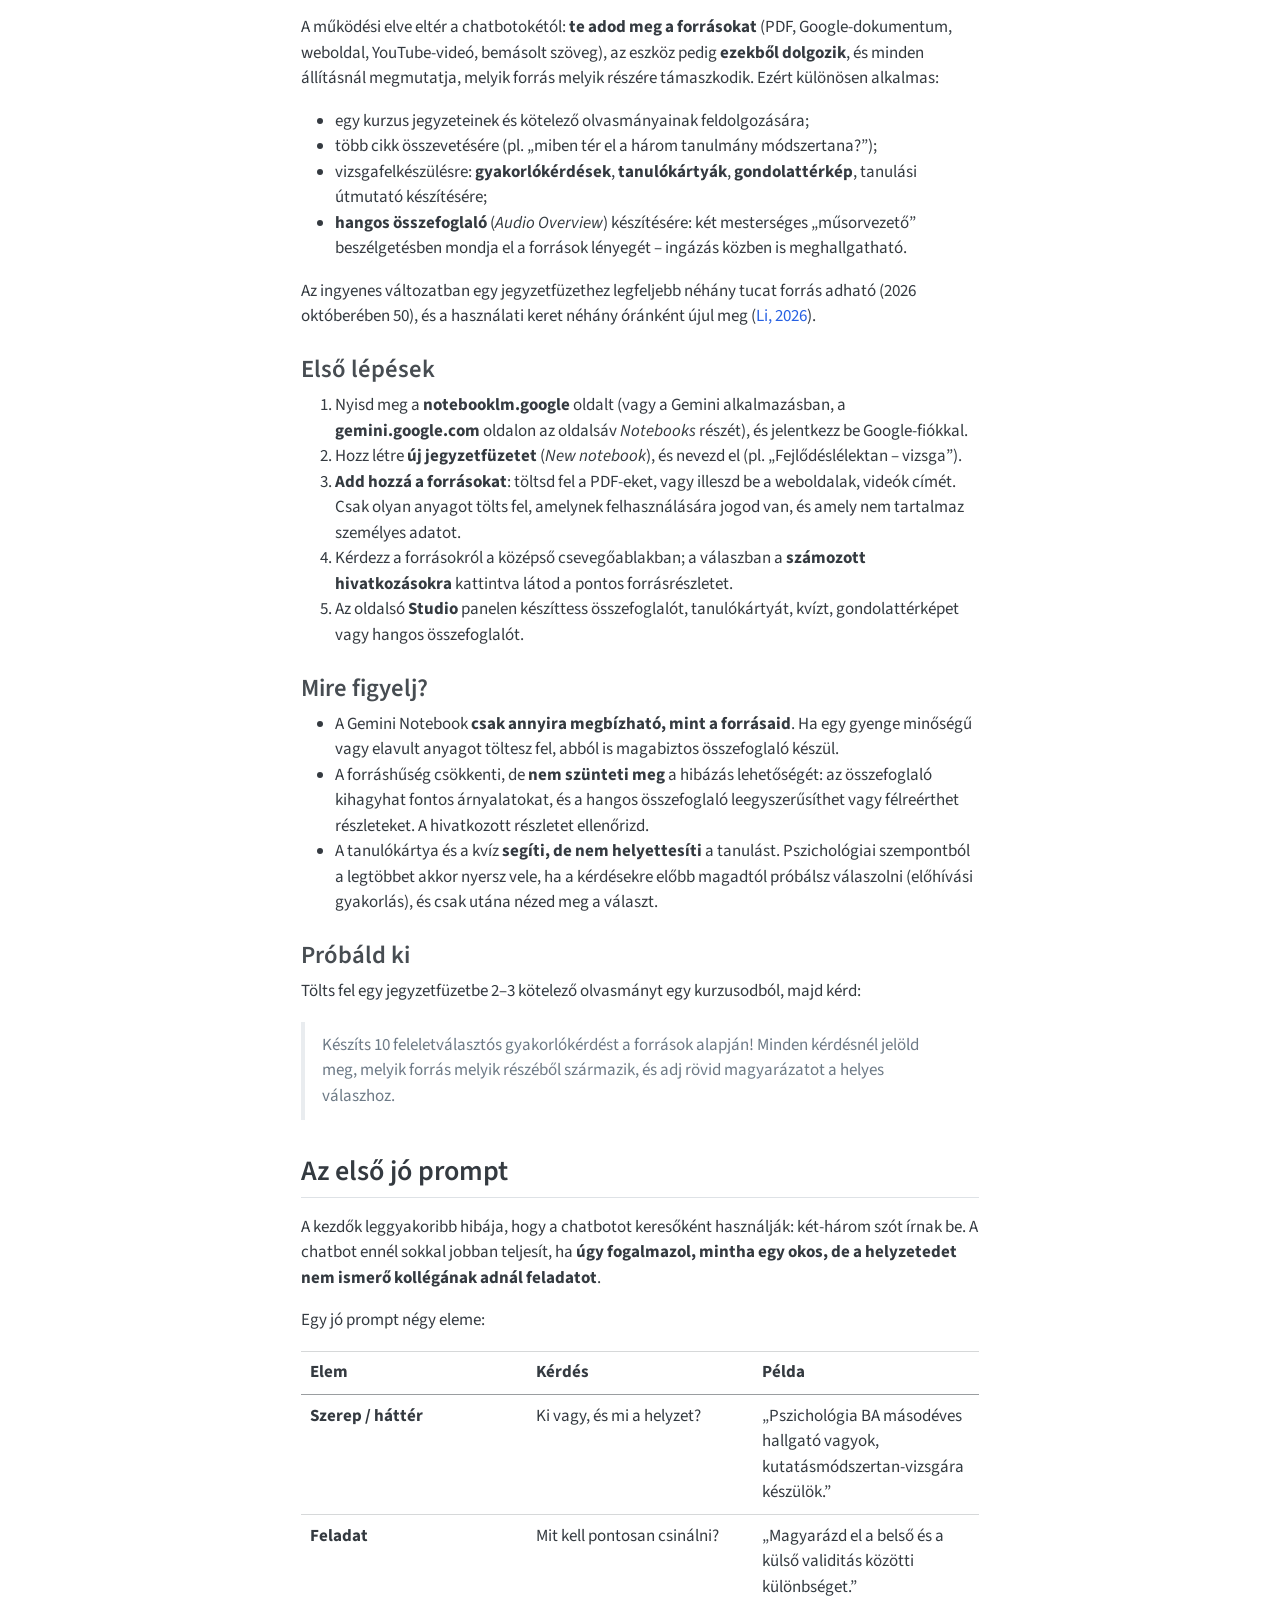
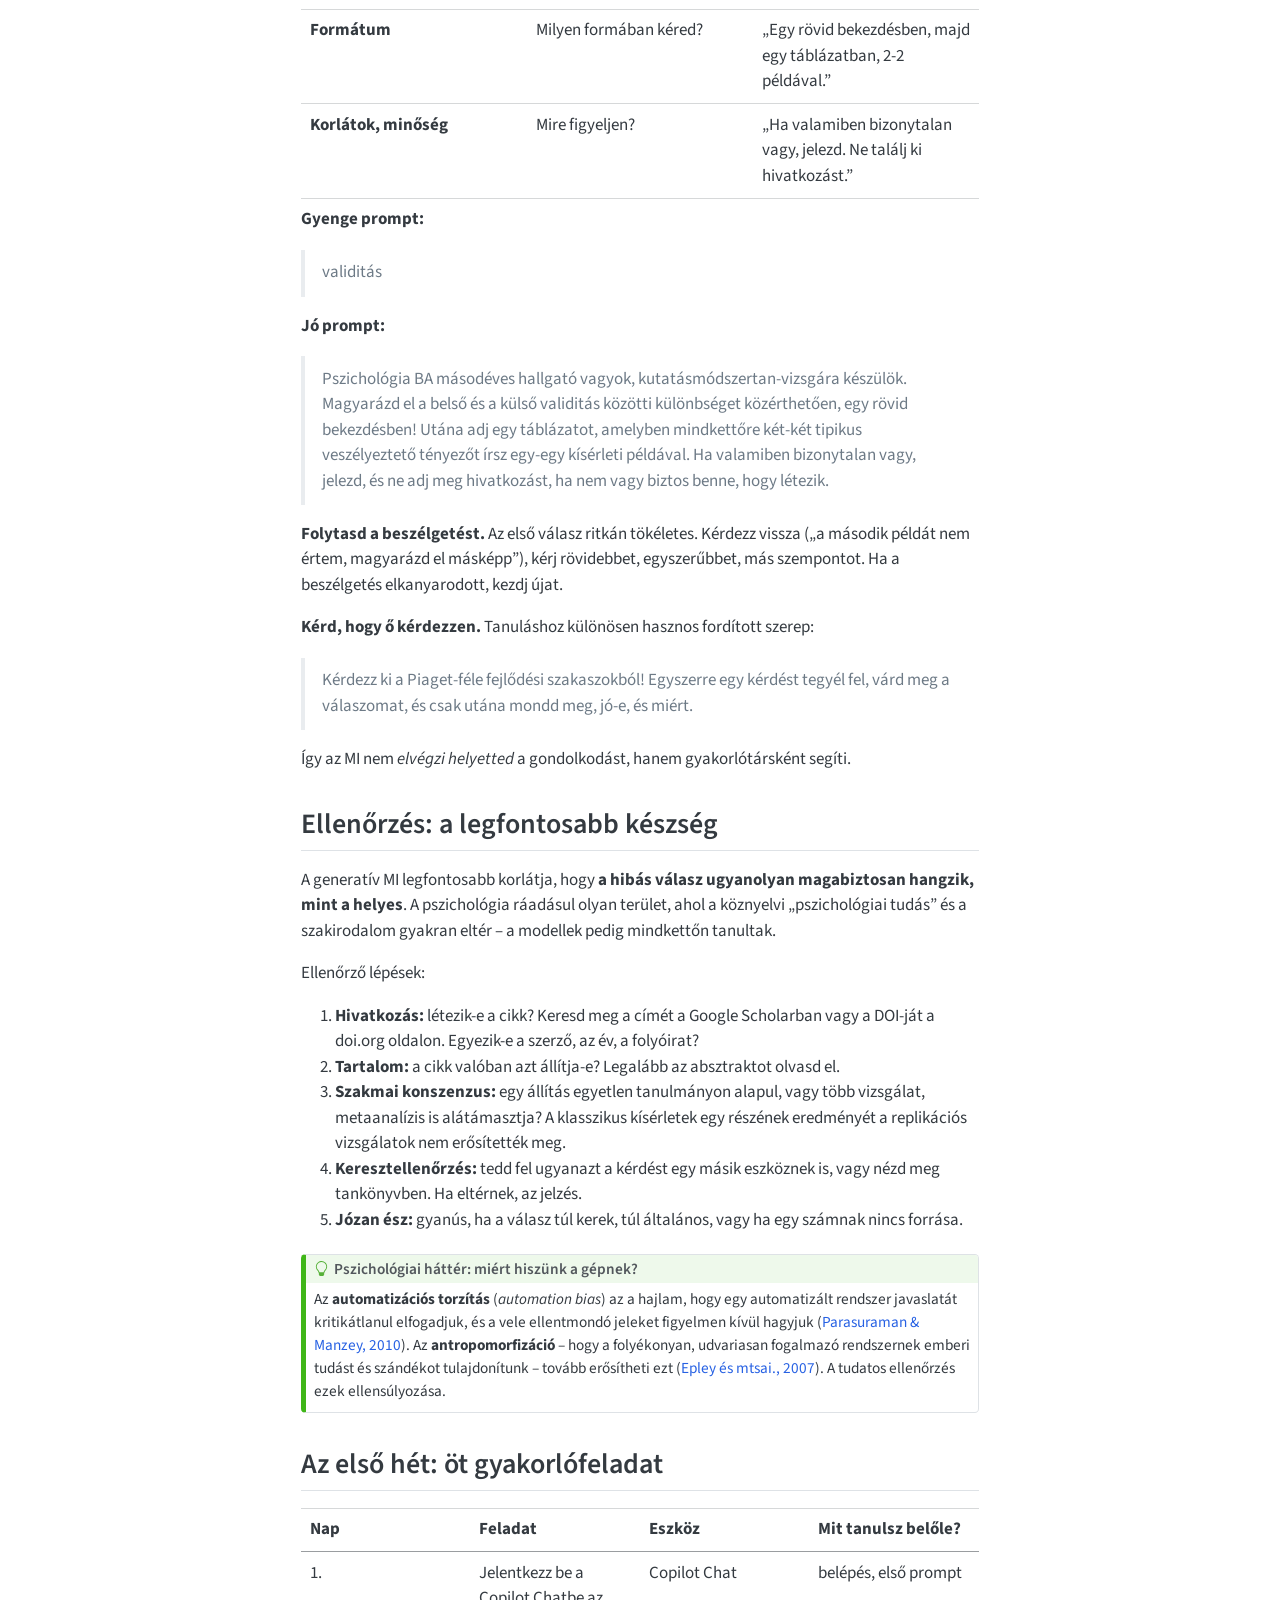
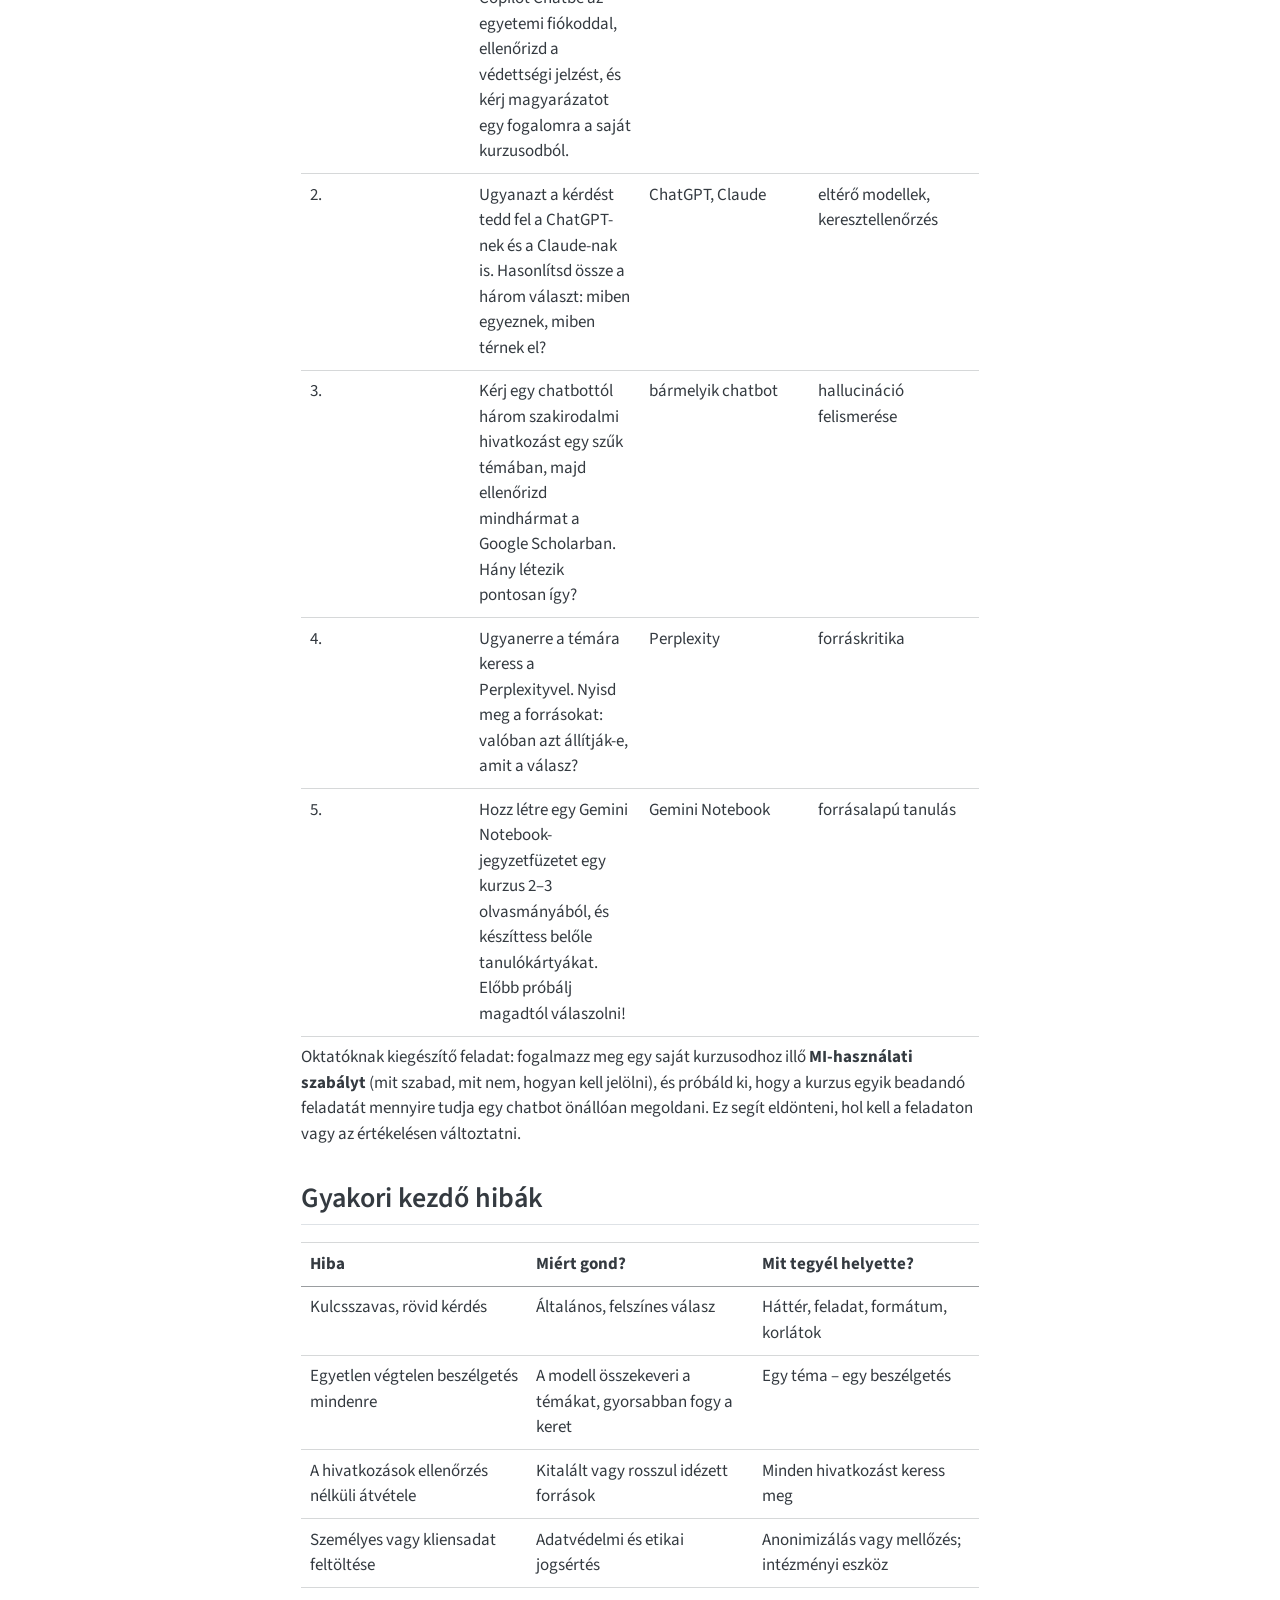
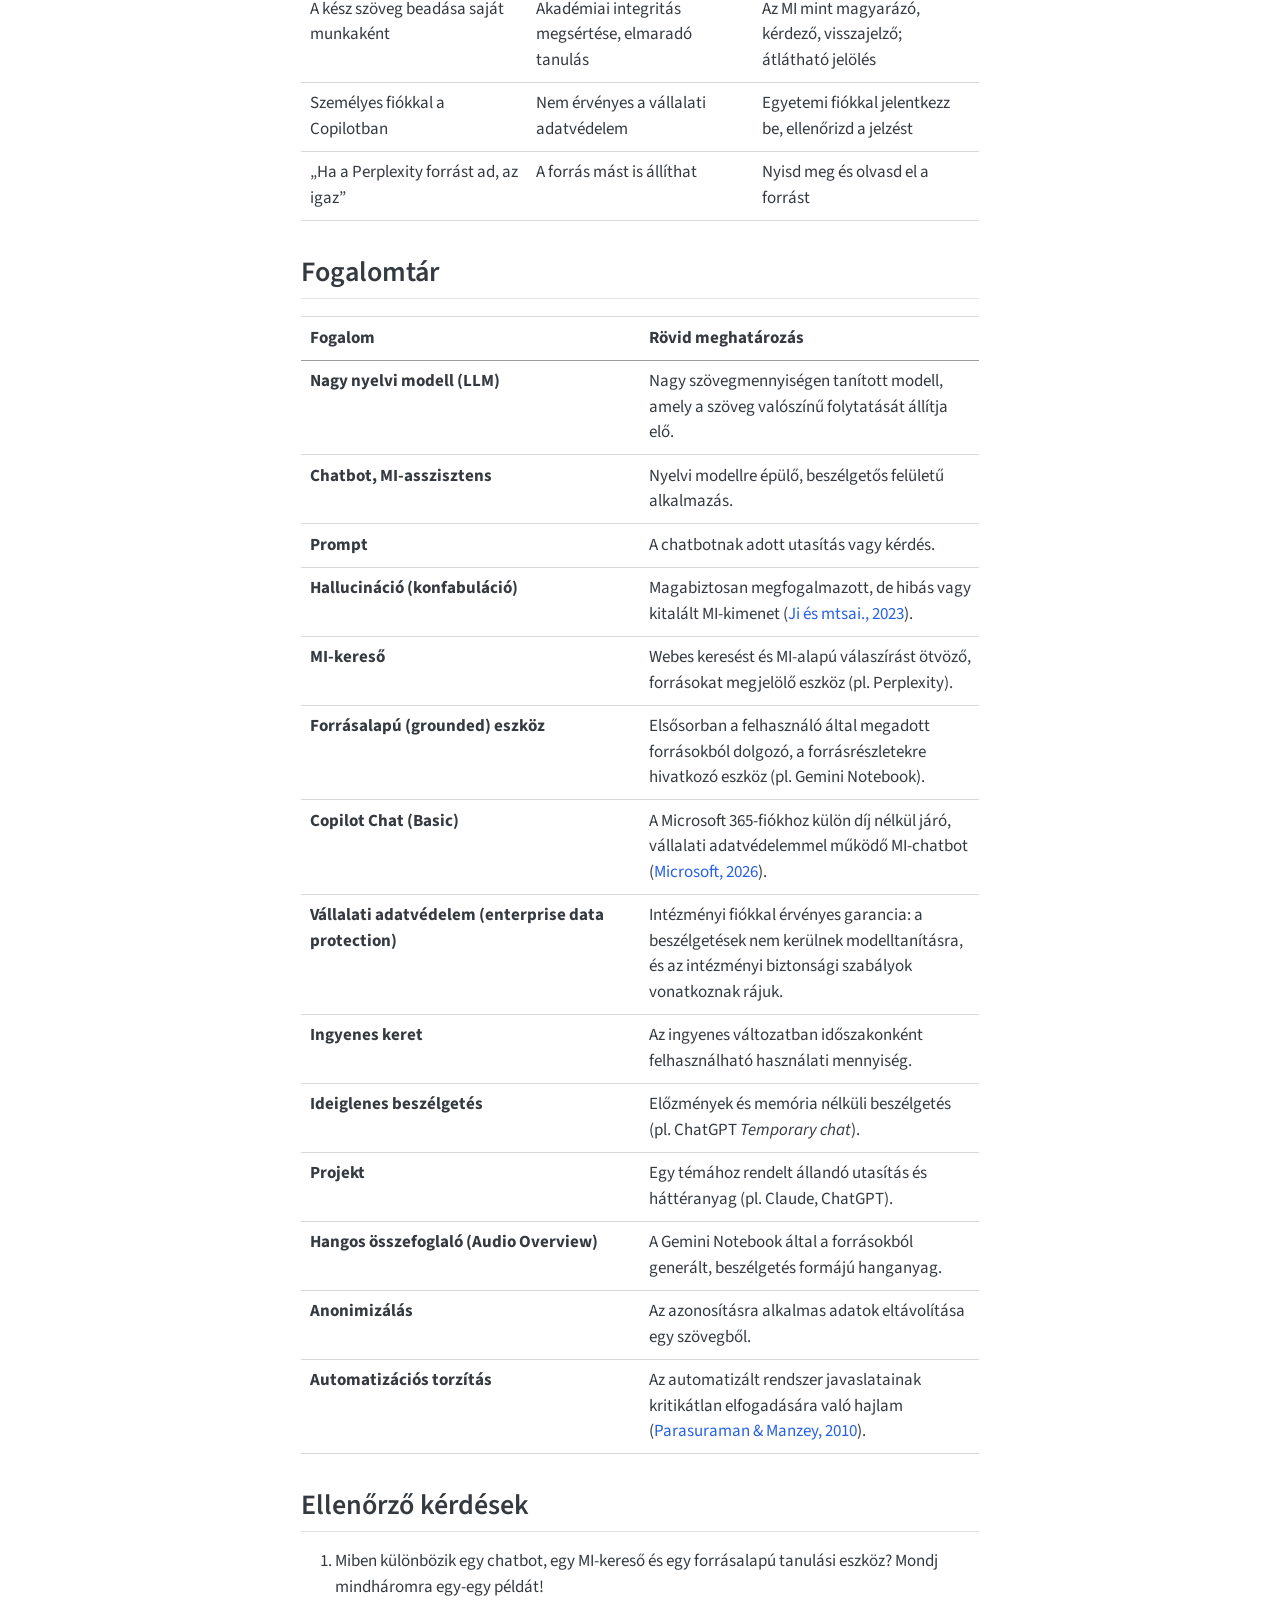
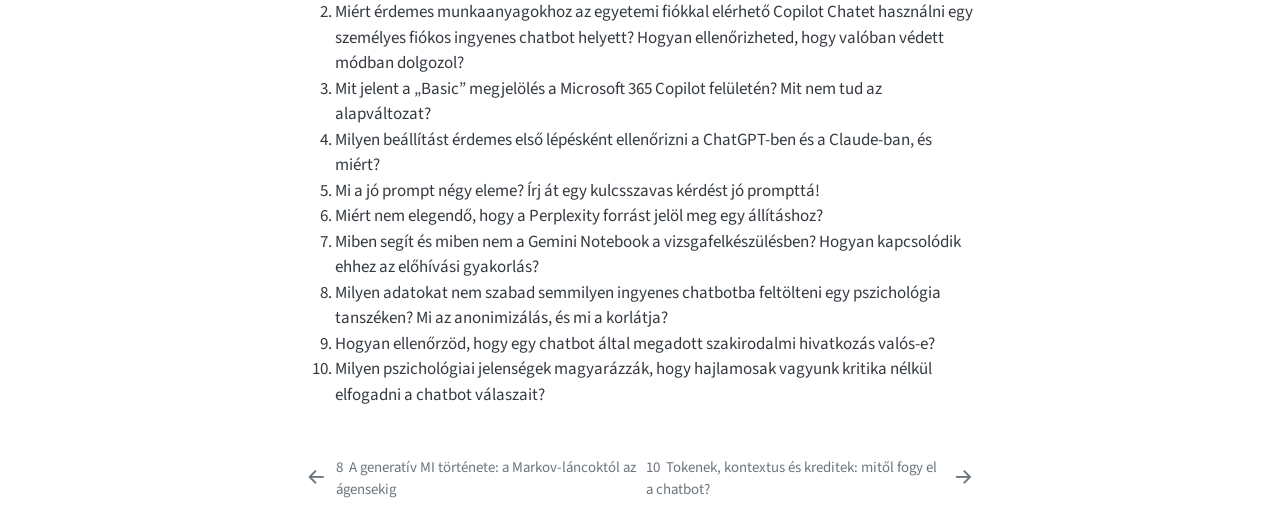
<file: docs/elso-lepesek.html>
<!DOCTYPE html>
<html xmlns="http://www.w3.org/1999/xhtml" lang="hu" xml:lang="hu"><head>

<meta charset="utf-8">
<meta name="generator" content="quarto-1.10.18">

<meta name="viewport" content="width=device-width, initial-scale=1.0, user-scalable=yes">


<title>9&nbsp; Első lépések: MI-eszközök a pszichológia tanszéken – MI-tesztek</title>
<style>
/* Default styles provided by pandoc.
** See https://pandoc.org/MANUAL.html#variables-for-html for config info.
*/
span.smallcaps{font-variant: small-caps;}
div.columns{display: flex; gap: 1.5em;}
div.column{flex: auto;}
@media screen {
div.columns{gap: min(4vw, 1.5em);}
div.column{overflow-x: auto;}
}
div.hanging-indent{margin-left: 1.5em; text-indent: -1.5em;}
ul.task-list{list-style: none;}
ul.task-list li input[type="checkbox"] {
  width: 0.8em;
  margin: 0 0.8em 0.2em -1em; /* quarto-specific, see https://github.com/quarto-dev/quarto-cli/issues/4556 */ 
  vertical-align: middle;
}
/* CSS for citations */
div.csl-bib-body { }
div.csl-entry {
  clear: both;
  margin-bottom: 0em;
}
.hanging-indent div.csl-entry {
  margin-left:2em;
  text-indent:-2em;
}
div.csl-left-margin {
  min-width:2em;
  float:left;
}
div.csl-right-inline {
  margin-left:2em;
  padding-left:1em;
}
div.csl-indent {
  margin-left: 2em;
}</style>


<script src="site_libs/quarto-nav/quarto-nav.js"></script>
<script src="site_libs/quarto-nav/headroom.min.js"></script>
<script src="site_libs/clipboard/clipboard.min.js"></script>
<script src="site_libs/quarto-search/autocomplete.umd.js"></script>
<script src="site_libs/quarto-search/fuse.min.js"></script>
<script src="site_libs/quarto-search/quarto-search.js"></script>
<meta name="quarto:offset" content="./">
<link href="./tokenek-es-kreditek.html" rel="next">
<link href="./generativ-mi-tortenete.html" rel="prev">
<script src="site_libs/quarto-html/quarto.js" type="module"></script>
<script src="site_libs/quarto-html/tabsets/tabsets.js" type="module"></script>
<script src="site_libs/quarto-html/popper.min.js"></script>
<script src="site_libs/quarto-html/tippy.umd.min.js"></script>
<script src="site_libs/quarto-html/anchor.min.js"></script>
<link href="site_libs/quarto-html/tippy.css" rel="stylesheet">
<link href="site_libs/quarto-html/quarto-syntax-highlighting-64a204ab8560d761af7679ceaba22944.css" rel="stylesheet" class="quarto-color-scheme" id="quarto-text-highlighting-styles">
<link href="site_libs/quarto-html/quarto-syntax-highlighting-dark-b85bc7c33db8c58e0ec93c3465666fed.css" rel="stylesheet" class="quarto-color-scheme quarto-color-alternate" id="quarto-text-highlighting-styles">
<link href="site_libs/quarto-html/quarto-syntax-highlighting-64a204ab8560d761af7679ceaba22944.css" rel="stylesheet" class="quarto-color-scheme-extra" id="quarto-text-highlighting-styles">
<script src="site_libs/bootstrap/bootstrap.min.js"></script>
<link href="site_libs/bootstrap/bootstrap-icons.css" rel="stylesheet">
<link href="site_libs/bootstrap/bootstrap-9d427fb9aa4e7f60cd390d7ae3c7ba90.min.css" rel="stylesheet" append-hash="true" class="quarto-color-scheme" id="quarto-bootstrap" data-mode="light">
<link href="site_libs/bootstrap/bootstrap-dark-494993c62a01dd0104ea6b4a58da199b.min.css" rel="stylesheet" append-hash="true" class="quarto-color-scheme quarto-color-alternate" id="quarto-bootstrap" data-mode="dark">
<link href="site_libs/bootstrap/bootstrap-9d427fb9aa4e7f60cd390d7ae3c7ba90.min.css" rel="stylesheet" append-hash="true" class="quarto-color-scheme-extra" id="quarto-bootstrap" data-mode="light">
<script id="quarto-search-options" type="application/json">{
  "location": "sidebar",
  "copy-button": false,
  "collapse-after": 3,
  "panel-placement": "start",
  "type": "textbox",
  "limit": 50,
  "keyboard-shortcut": [
    "f",
    "/",
    "s"
  ],
  "show-item-context": false,
  "language": {
    "search-no-results-text": "Nincs találat",
    "search-matching-documents-text": "matching documents",
    "search-copy-link-title": "Copy link to search",
    "search-hide-matches-text": "Hide additional matches",
    "search-more-match-text": "more match in this document",
    "search-more-matches-text": "more matches in this document",
    "search-clear-button-title": "Clear",
    "search-text-placeholder": "",
    "search-detached-cancel-button-title": "Cancel",
    "search-submit-button-title": "Submit",
    "search-label": "Search"
  }
}</script>
<style>html{ scroll-behavior: smooth; }</style>


</head>

<body class="nav-sidebar floating quarto-light"><script id="quarto-html-before-body" type="application/javascript">
    const toggleBodyColorMode = (bsSheetEl) => {
      const mode = bsSheetEl.getAttribute("data-mode");
      const bodyEl = window.document.querySelector("body");
      if (mode === "dark") {
        bodyEl.classList.add("quarto-dark");
        bodyEl.classList.remove("quarto-light");
      } else {
        bodyEl.classList.add("quarto-light");
        bodyEl.classList.remove("quarto-dark");
      }
    }
    const toggleBodyColorPrimary = () => {
      const bsSheetEl = window.document.querySelector("link#quarto-bootstrap:not([rel=disabled-stylesheet])");
      if (bsSheetEl) {
        toggleBodyColorMode(bsSheetEl);
      }
    }
    const setColorSchemeToggle = (alternate) => {
      const toggles = window.document.querySelectorAll('.quarto-color-scheme-toggle');
      for (let i=0; i < toggles.length; i++) {
        const toggle = toggles[i];
        if (toggle) {
          if (alternate) {
            toggle.classList.add("alternate");
          } else {
            toggle.classList.remove("alternate");
          }
        }
      }
    };
    const toggleColorMode = (alternate) => {
      // Switch the stylesheets
      const primaryStylesheets = window.document.querySelectorAll('link.quarto-color-scheme:not(.quarto-color-alternate)');
      const alternateStylesheets = window.document.querySelectorAll('link.quarto-color-scheme.quarto-color-alternate');
      manageTransitions('#quarto-margin-sidebar .nav-link', false);
      if (alternate) {
        // note: dark is layered on light, we don't disable primary!
        enableStylesheet(alternateStylesheets);
        for (const sheetNode of alternateStylesheets) {
          if (sheetNode.id === "quarto-bootstrap") {
            toggleBodyColorMode(sheetNode);
          }
        }
      } else {
        disableStylesheet(alternateStylesheets);
        enableStylesheet(primaryStylesheets)
        toggleBodyColorPrimary();
      }
      manageTransitions('#quarto-margin-sidebar .nav-link', true);
      // Switch the toggles
      setColorSchemeToggle(alternate)
      // Hack to workaround the fact that safari doesn't
      // properly recolor the scrollbar when toggling (#1455)
      if (navigator.userAgent.indexOf('Safari') > 0 && navigator.userAgent.indexOf('Chrome') == -1) {
        manageTransitions("body", false);
        window.scrollTo(0, 1);
        setTimeout(() => {
          window.scrollTo(0, 0);
          manageTransitions("body", true);
        }, 40);
      }
    }
    const disableStylesheet = (stylesheets) => {
      for (let i=0; i < stylesheets.length; i++) {
        const stylesheet = stylesheets[i];
        stylesheet.rel = 'disabled-stylesheet';
      }
    }
    const enableStylesheet = (stylesheets) => {
      for (let i=0; i < stylesheets.length; i++) {
        const stylesheet = stylesheets[i];
        if(stylesheet.rel !== 'stylesheet') { // for Chrome, which will still FOUC without this check
          stylesheet.rel = 'stylesheet';
        }
      }
    }
    const manageTransitions = (selector, allowTransitions) => {
      const els = window.document.querySelectorAll(selector);
      for (let i=0; i < els.length; i++) {
        const el = els[i];
        if (allowTransitions) {
          el.classList.remove('notransition');
        } else {
          el.classList.add('notransition');
        }
      }
    }
    const isFileUrl = () => {
      return window.location.protocol === 'file:';
    }
    const hasAlternateSentinel = () => {
      let styleSentinel = getColorSchemeSentinel();
      if (styleSentinel !== null) {
        return styleSentinel === "alternate";
      } else {
        return false;
      }
    }
    const setStyleSentinel = (alternate) => {
      const value = alternate ? "alternate" : "default";
      if (!isFileUrl()) {
        window.localStorage.setItem("quarto-color-scheme", value);
      } else {
        localAlternateSentinel = value;
      }
    }
    const getColorSchemeSentinel = () => {
      if (!isFileUrl()) {
        const storageValue = window.localStorage.getItem("quarto-color-scheme");
        return storageValue != null ? storageValue : localAlternateSentinel;
      } else {
        return localAlternateSentinel;
      }
    }
    const toggleGiscusIfUsed = (isAlternate, darkModeDefault) => {
      const baseTheme = document.querySelector('#giscus-base-theme')?.value ?? 'light';
      const alternateTheme = document.querySelector('#giscus-alt-theme')?.value ?? 'dark';
      let newTheme = '';
      if(authorPrefersDark) {
        newTheme = isAlternate ? baseTheme : alternateTheme;
      } else {
        newTheme = isAlternate ? alternateTheme : baseTheme;
      }
      const changeGiscusTheme = () => {
        // From: https://github.com/giscus/giscus/issues/336
        const sendMessage = (message) => {
          const iframe = document.querySelector('iframe.giscus-frame');
          if (!iframe) return;
          iframe.contentWindow.postMessage({ giscus: message }, 'https://giscus.app');
        }
        sendMessage({
          setConfig: {
            theme: newTheme
          }
        });
      }
      const isGiscussLoaded = window.document.querySelector('iframe.giscus-frame') !== null;
      if (isGiscussLoaded) {
        changeGiscusTheme();
      }
    };
    const authorPrefersDark = false;
    const darkModeDefault = authorPrefersDark;
      document.querySelector('link#quarto-text-highlighting-styles.quarto-color-scheme-extra').rel = 'disabled-stylesheet';
      document.querySelector('link#quarto-bootstrap.quarto-color-scheme-extra').rel = 'disabled-stylesheet';
    let localAlternateSentinel = darkModeDefault ? 'alternate' : 'default';
    // Dark / light mode switch
    window.quartoToggleColorScheme = () => {
      // Read the current dark / light value
      let toAlternate = !hasAlternateSentinel();
      toggleColorMode(toAlternate);
      setStyleSentinel(toAlternate);
      toggleGiscusIfUsed(toAlternate, darkModeDefault);
      window.dispatchEvent(new Event('resize'));
    };
    // Switch to dark mode if need be
    if (hasAlternateSentinel()) {
      toggleColorMode(true);
    } else {
      toggleColorMode(false);
    }
  </script>

<div id="quarto-search-results"></div>
  <header id="quarto-header" class="headroom fixed-top">
  <nav class="quarto-secondary-nav">
    <div class="container-fluid d-flex">
      <button type="button" class="quarto-btn-toggle btn" data-bs-toggle="collapse" role="button" data-bs-target=".quarto-sidebar-collapse-item" aria-controls="quarto-sidebar" aria-expanded="false" aria-label="Toggle sidebar navigation" onclick="if (window.quartoToggleHeadroom) { window.quartoToggleHeadroom(); }">
        <i class="bi bi-layout-text-sidebar-reverse"></i>
      </button>
        <nav class="quarto-page-breadcrumbs" aria-label="breadcrumb"><ol class="breadcrumb"><li class="breadcrumb-item"><a href="./elso-lepesek.html">Gyakorlati MI-használat</a></li><li class="breadcrumb-item"><a href="./elso-lepesek.html"><span class="chapter-number">9</span>&nbsp; <span class="chapter-title">Első lépések: MI-eszközök a pszichológia tanszéken</span></a></li></ol></nav>
        <a class="flex-grow-1" role="navigation" data-bs-toggle="collapse" data-bs-target=".quarto-sidebar-collapse-item" aria-controls="quarto-sidebar" aria-expanded="false" aria-label="Toggle sidebar navigation" onclick="if (window.quartoToggleHeadroom) { window.quartoToggleHeadroom(); }">      
        </a>
      <button type="button" class="btn quarto-search-button" aria-label="Search" onclick="window.quartoOpenSearch();">
        <i class="bi bi-search"></i>
      </button>
    </div>
  </nav>
</header>
<!-- content -->
<div id="quarto-content" class="quarto-container page-columns page-rows-contents page-layout-article">
<!-- sidebar -->
  <nav id="quarto-sidebar" class="sidebar collapse collapse-horizontal quarto-sidebar-collapse-item sidebar-navigation floating overflow-auto">
    <div class="pt-lg-2 mt-2 text-left sidebar-header">
    <div class="sidebar-title mb-0 py-0">
      <a href="./">MI-tesztek</a> 
        <div class="sidebar-tools-main">
  <a href="" class="quarto-color-scheme-toggle quarto-navigation-tool  px-1" onclick="window.quartoToggleColorScheme(); return false;" title="Toggle dark mode"><i class="bi"></i></a>
</div>
    </div>
      </div>
        <div class="mt-2 flex-shrink-0 align-items-center">
        <div class="sidebar-search">
        <div id="quarto-search" class="" title="Search"></div>
        </div>
        </div>
    <div class="sidebar-menu-container"> 
    <ul class="list-unstyled mt-1">
        <li class="sidebar-item">
  <div class="sidebar-item-container"> 
  <a href="./index.html" class="sidebar-item-text sidebar-link">
 <span class="menu-text">Előszó</span></a>
  </div>
</li>
        <li class="sidebar-item sidebar-item-section">
      <div class="sidebar-item-container"> 
            <a class="sidebar-item-text sidebar-link text-start" data-bs-toggle="collapse" data-bs-target="#quarto-sidebar-section-1" role="navigation" aria-expanded="true">
 <span class="menu-text">Témakörök és fogalmak</span></a>
          <a class="sidebar-item-toggle text-start" data-bs-toggle="collapse" data-bs-target="#quarto-sidebar-section-1" role="navigation" aria-expanded="true" aria-label="Toggle section">
            <i class="bi bi-chevron-right ms-2"></i>
          </a> 
      </div>
      <ul id="quarto-sidebar-section-1" class="collapse list-unstyled sidebar-section depth1 show">  
          <li class="sidebar-item">
  <div class="sidebar-item-container"> 
  <a href="./temakorok.html" class="sidebar-item-text sidebar-link">
 <span class="menu-text"><span class="chapter-number">1</span>&nbsp; <span class="chapter-title">Témakörök a kurzus weboldala alapján</span></span></a>
  </div>
</li>
          <li class="sidebar-item">
  <div class="sidebar-item-container"> 
  <a href="./temakorok_irodalom.html" class="sidebar-item-text sidebar-link">
 <span class="menu-text"><span class="chapter-number">2</span>&nbsp; <span class="chapter-title">Témakörök a szakirodalom alapján</span></span></a>
  </div>
</li>
          <li class="sidebar-item">
  <div class="sidebar-item-container"> 
  <a href="./temakorok_irodalom_kifejtve.html" class="sidebar-item-text sidebar-link">
 <span class="menu-text"><span class="chapter-number">3</span>&nbsp; <span class="chapter-title">Fogalmak kifejtve</span></span></a>
  </div>
</li>
          <li class="sidebar-item">
  <div class="sidebar-item-container"> 
  <a href="./kurzusosszefoglalo_pai.html" class="sidebar-item-text sidebar-link">
 <span class="menu-text"><span class="chapter-number">4</span>&nbsp; <span class="chapter-title">Kurzusösszefoglaló: bevezető fogalomtár</span></span></a>
  </div>
</li>
          <li class="sidebar-item">
  <div class="sidebar-item-container"> 
  <a href="./kurzusosszefoglalo_pai_2.html" class="sidebar-item-text sidebar-link">
 <span class="menu-text"><span class="chapter-number">5</span>&nbsp; <span class="chapter-title">Kibővített fogalomtár</span></span></a>
  </div>
</li>
          <li class="sidebar-item">
  <div class="sidebar-item-container"> 
  <a href="./kurzusosszefoglalo_pai_3.html" class="sidebar-item-text sidebar-link">
 <span class="menu-text"><span class="chapter-number">6</span>&nbsp; <span class="chapter-title">MI–pszichológia BA fogalomtár</span></span></a>
  </div>
</li>
          <li class="sidebar-item">
  <div class="sidebar-item-container"> 
  <a href="./kurzusosszefoglalo_pai_4.html" class="sidebar-item-text sidebar-link">
 <span class="menu-text"><span class="chapter-number">7</span>&nbsp; <span class="chapter-title">MI–pszichológia BA fogalomtár (bővített)</span></span></a>
  </div>
</li>
      </ul>
  </li>
        <li class="sidebar-item sidebar-item-section">
      <div class="sidebar-item-container"> 
            <a class="sidebar-item-text sidebar-link text-start" data-bs-toggle="collapse" data-bs-target="#quarto-sidebar-section-2" role="navigation" aria-expanded="true">
 <span class="menu-text">Történeti áttekintés</span></a>
          <a class="sidebar-item-toggle text-start" data-bs-toggle="collapse" data-bs-target="#quarto-sidebar-section-2" role="navigation" aria-expanded="true" aria-label="Toggle section">
            <i class="bi bi-chevron-right ms-2"></i>
          </a> 
      </div>
      <ul id="quarto-sidebar-section-2" class="collapse list-unstyled sidebar-section depth1 show">  
          <li class="sidebar-item">
  <div class="sidebar-item-container"> 
  <a href="./generativ-mi-tortenete.html" class="sidebar-item-text sidebar-link">
 <span class="menu-text"><span class="chapter-number">8</span>&nbsp; <span class="chapter-title">A generatív MI története: a Markov-láncoktól az ágensekig</span></span></a>
  </div>
</li>
      </ul>
  </li>
        <li class="sidebar-item sidebar-item-section">
      <div class="sidebar-item-container"> 
            <a class="sidebar-item-text sidebar-link text-start" data-bs-toggle="collapse" data-bs-target="#quarto-sidebar-section-3" role="navigation" aria-expanded="true">
 <span class="menu-text">Gyakorlati MI-használat</span></a>
          <a class="sidebar-item-toggle text-start" data-bs-toggle="collapse" data-bs-target="#quarto-sidebar-section-3" role="navigation" aria-expanded="true" aria-label="Toggle section">
            <i class="bi bi-chevron-right ms-2"></i>
          </a> 
      </div>
      <ul id="quarto-sidebar-section-3" class="collapse list-unstyled sidebar-section depth1 show">  
          <li class="sidebar-item">
  <div class="sidebar-item-container"> 
  <a href="./elso-lepesek.html" class="sidebar-item-text sidebar-link active">
 <span class="menu-text"><span class="chapter-number">9</span>&nbsp; <span class="chapter-title">Első lépések: MI-eszközök a pszichológia tanszéken</span></span></a>
  </div>
</li>
          <li class="sidebar-item">
  <div class="sidebar-item-container"> 
  <a href="./tokenek-es-kreditek.html" class="sidebar-item-text sidebar-link">
 <span class="menu-text"><span class="chapter-number">10</span>&nbsp; <span class="chapter-title">Tokenek, kontextus és kreditek: mitől fogy el a chatbot?</span></span></a>
  </div>
</li>
      </ul>
  </li>
        <li class="sidebar-item sidebar-item-section">
      <div class="sidebar-item-container"> 
            <a class="sidebar-item-text sidebar-link text-start" data-bs-toggle="collapse" data-bs-target="#quarto-sidebar-section-4" role="navigation" aria-expanded="true">
 <span class="menu-text">Kitekintés</span></a>
          <a class="sidebar-item-toggle text-start" data-bs-toggle="collapse" data-bs-target="#quarto-sidebar-section-4" role="navigation" aria-expanded="true" aria-label="Toggle section">
            <i class="bi bi-chevron-right ms-2"></i>
          </a> 
      </div>
      <ul id="quarto-sidebar-section-4" class="collapse list-unstyled sidebar-section depth1 show">  
          <li class="sidebar-item">
  <div class="sidebar-item-container"> 
  <a href="./MI-ellenesseg.html" class="sidebar-item-text sidebar-link">
 <span class="menu-text"><span class="chapter-number">11</span>&nbsp; <span class="chapter-title">Az „MI-ellenesség” típusai és történeti dokumentumai</span></span></a>
  </div>
</li>
          <li class="sidebar-item">
  <div class="sidebar-item-container"> 
  <a href="./MI-kockazat-monitoring.html" class="sidebar-item-text sidebar-link">
 <span class="menu-text"><span class="chapter-number">12</span>&nbsp; <span class="chapter-title">MI-kockázatok, figyelmeztetések és cselekvési felhívások folyamatos monitorozása</span></span></a>
  </div>
</li>
      </ul>
  </li>
        <li class="sidebar-item">
  <div class="sidebar-item-container"> 
  <a href="./references.html" class="sidebar-item-text sidebar-link">
 <span class="menu-text">Hivatkozások</span></a>
  </div>
</li>
    </ul>
    </div>
</nav>
<div id="quarto-sidebar-glass" class="quarto-sidebar-collapse-item" data-bs-toggle="collapse" data-bs-target=".quarto-sidebar-collapse-item"></div>
<!-- margin-sidebar -->
    <div id="quarto-margin-sidebar" class="sidebar margin-sidebar">
        <nav id="TOC" role="doc-toc" class="toc-active">
    <h2 id="toc-title">Tartalom</h2>
   
  <ul>
  <li><a href="#néhány-alapfogalom-mielőtt-elkezded" id="toc-néhány-alapfogalom-mielőtt-elkezded" class="nav-link active" data-scroll-target="#néhány-alapfogalom-mielőtt-elkezded">Néhány alapfogalom, mielőtt elkezded</a></li>
  <li><a href="#mielőtt-bármit-feltöltesz-öt-alapszabály" id="toc-mielőtt-bármit-feltöltesz-öt-alapszabály" class="nav-link" data-scroll-target="#mielőtt-bármit-feltöltesz-öt-alapszabály">Mielőtt bármit feltöltesz: öt alapszabály</a></li>
  <li><a href="#melyik-eszközt-mire-áttekintés" id="toc-melyik-eszközt-mire-áttekintés" class="nav-link" data-scroll-target="#melyik-eszközt-mire-áttekintés">Melyik eszközt mire? – Áttekintés</a></li>
  <li><a href="#microsoft-365-copilot-chat-egyetemi-fiókkal" id="toc-microsoft-365-copilot-chat-egyetemi-fiókkal" class="nav-link" data-scroll-target="#microsoft-365-copilot-chat-egyetemi-fiókkal">1. Microsoft 365 Copilot Chat egyetemi fiókkal</a>
  <ul class="collapse">
  <li><a href="#mi-ez" id="toc-mi-ez" class="nav-link" data-scroll-target="#mi-ez">Mi ez?</a></li>
  <li><a href="#első-lépések" id="toc-első-lépések" class="nav-link" data-scroll-target="#első-lépések">Első lépések</a></li>
  <li><a href="#mit-tud-az-alapváltozat" id="toc-mit-tud-az-alapváltozat" class="nav-link" data-scroll-target="#mit-tud-az-alapváltozat">Mit tud az alapváltozat?</a></li>
  <li><a href="#próbáld-ki" id="toc-próbáld-ki" class="nav-link" data-scroll-target="#próbáld-ki">Próbáld ki</a></li>
  </ul></li>
  <li><a href="#chatgpt-ingyenes-változat" id="toc-chatgpt-ingyenes-változat" class="nav-link" data-scroll-target="#chatgpt-ingyenes-változat">2. ChatGPT – ingyenes változat</a>
  <ul class="collapse">
  <li><a href="#mi-ez-1" id="toc-mi-ez-1" class="nav-link" data-scroll-target="#mi-ez-1">Mi ez?</a></li>
  <li><a href="#első-lépések-1" id="toc-első-lépések-1" class="nav-link" data-scroll-target="#első-lépések-1">Első lépések</a></li>
  <li><a href="#mire-figyelj-az-ingyenes-változatban" id="toc-mire-figyelj-az-ingyenes-változatban" class="nav-link" data-scroll-target="#mire-figyelj-az-ingyenes-változatban">Mire figyelj az ingyenes változatban?</a></li>
  </ul></li>
  <li><a href="#claude-ingyenes-változat" id="toc-claude-ingyenes-változat" class="nav-link" data-scroll-target="#claude-ingyenes-változat">3. Claude – ingyenes változat</a>
  <ul class="collapse">
  <li><a href="#mi-ez-2" id="toc-mi-ez-2" class="nav-link" data-scroll-target="#mi-ez-2">Mi ez?</a></li>
  <li><a href="#első-lépések-2" id="toc-első-lépések-2" class="nav-link" data-scroll-target="#első-lépések-2">Első lépések</a></li>
  <li><a href="#mire-figyelj-az-ingyenes-változatban-1" id="toc-mire-figyelj-az-ingyenes-változatban-1" class="nav-link" data-scroll-target="#mire-figyelj-az-ingyenes-változatban-1">Mire figyelj az ingyenes változatban?</a></li>
  </ul></li>
  <li><a href="#perplexity-mi-kereső" id="toc-perplexity-mi-kereső" class="nav-link" data-scroll-target="#perplexity-mi-kereső">4. Perplexity – MI-kereső</a>
  <ul class="collapse">
  <li><a href="#mi-ez-3" id="toc-mi-ez-3" class="nav-link" data-scroll-target="#mi-ez-3">Mi ez?</a></li>
  <li><a href="#első-lépések-3" id="toc-első-lépések-3" class="nav-link" data-scroll-target="#első-lépések-3">Első lépések</a></li>
  <li><a href="#a-forrás-nem-bizonyíték-amíg-el-nem-olvastad" id="toc-a-forrás-nem-bizonyíték-amíg-el-nem-olvastad" class="nav-link" data-scroll-target="#a-forrás-nem-bizonyíték-amíg-el-nem-olvastad">A forrás nem bizonyíték, amíg el nem olvastad</a></li>
  <li><a href="#próbáld-ki-1" id="toc-próbáld-ki-1" class="nav-link" data-scroll-target="#próbáld-ki-1">Próbáld ki</a></li>
  </ul></li>
  <li><a href="#gemini-notebook-korábban-notebooklm-tanulás-saját-forrásokból" id="toc-gemini-notebook-korábban-notebooklm-tanulás-saját-forrásokból" class="nav-link" data-scroll-target="#gemini-notebook-korábban-notebooklm-tanulás-saját-forrásokból">5. Gemini Notebook (korábban NotebookLM) – tanulás saját forrásokból</a>
  <ul class="collapse">
  <li><a href="#mi-ez-4" id="toc-mi-ez-4" class="nav-link" data-scroll-target="#mi-ez-4">Mi ez?</a></li>
  <li><a href="#első-lépések-4" id="toc-első-lépések-4" class="nav-link" data-scroll-target="#első-lépések-4">Első lépések</a></li>
  <li><a href="#mire-figyelj" id="toc-mire-figyelj" class="nav-link" data-scroll-target="#mire-figyelj">Mire figyelj?</a></li>
  <li><a href="#próbáld-ki-2" id="toc-próbáld-ki-2" class="nav-link" data-scroll-target="#próbáld-ki-2">Próbáld ki</a></li>
  </ul></li>
  <li><a href="#sec-elso-prompt" id="toc-sec-elso-prompt" class="nav-link" data-scroll-target="#sec-elso-prompt">Az első jó prompt</a></li>
  <li><a href="#ellenőrzés-a-legfontosabb-készség" id="toc-ellenőrzés-a-legfontosabb-készség" class="nav-link" data-scroll-target="#ellenőrzés-a-legfontosabb-készség">Ellenőrzés: a legfontosabb készség</a></li>
  <li><a href="#az-első-hét-öt-gyakorlófeladat" id="toc-az-első-hét-öt-gyakorlófeladat" class="nav-link" data-scroll-target="#az-első-hét-öt-gyakorlófeladat">Az első hét: öt gyakorlófeladat</a></li>
  <li><a href="#gyakori-kezdő-hibák" id="toc-gyakori-kezdő-hibák" class="nav-link" data-scroll-target="#gyakori-kezdő-hibák">Gyakori kezdő hibák</a></li>
  <li><a href="#fogalomtár" id="toc-fogalomtár" class="nav-link" data-scroll-target="#fogalomtár">Fogalomtár</a></li>
  <li><a href="#ellenőrző-kérdések" id="toc-ellenőrző-kérdések" class="nav-link" data-scroll-target="#ellenőrző-kérdések">Ellenőrző kérdések</a></li>
  </ul>
</nav>
    </div>
<!-- main -->
<main class="content" id="quarto-document-content">


<header id="title-block-header" class="quarto-title-block default"><nav class="quarto-page-breadcrumbs quarto-title-breadcrumbs d-none d-lg-block" aria-label="breadcrumb"><ol class="breadcrumb"><li class="breadcrumb-item"><a href="./elso-lepesek.html">Gyakorlati MI-használat</a></li><li class="breadcrumb-item"><a href="./elso-lepesek.html"><span class="chapter-number">9</span>&nbsp; <span class="chapter-title">Első lépések: MI-eszközök a pszichológia tanszéken</span></a></li></ol></nav>
<div class="quarto-title">
<h1 class="title"><span id="sec-elso-lepesek" class="quarto-section-identifier"><span class="chapter-number">9</span>&nbsp; <span class="chapter-title">Első lépések: MI-eszközök a pszichológia tanszéken</span></span></h1>
</div>



<div class="quarto-title-meta">

    
  
    
  </div>
  


</header>


<p><em>Gyakorlati útmutató teljesen kezdő oktatóknak és hallgatóknak</em></p>
<p>Ez a fejezet azoknak szól, akik még egyáltalán nem, vagy csak alkalmanként próbáltak ki MI-eszközt. Nem feltételez semmilyen informatikai előismeretet. A cél, hogy a fejezet végére</p>
<ul>
<li>tudd, <strong>mi a különbség</strong> egy chatbot, egy MI-kereső és egy forrásalapú tanulási eszköz között;</li>
<li><strong>be tudj jelentkezni</strong> és el tudj indulni öt eszközzel: a Debreceni Egyetem <strong>Microsoft 365 Copilot Chat</strong> szolgáltatásával, a <strong>ChatGPT</strong>-vel, a <strong>Claude</strong>-dal, a <strong>Perplexity</strong>-vel és a <strong>Gemini Notebook</strong>-kal (korábbi nevén NotebookLM);</li>
<li>meg tudd írni az <strong>első jó promptodat</strong>, és <strong>ellenőrizni tudd</strong> a választ;</li>
<li>ismerd azokat az <strong>adatvédelmi és etikai alapszabályokat</strong>, amelyeket egy pszichológia tanszéken különösen komolyan kell venni.</li>
</ul>
<div class="callout callout-style-default callout-note callout-titled">
<div class="callout-header d-flex align-content-center">
<div class="callout-icon-container">
<i class="callout-icon"></i>
</div>
<div class="callout-title-container flex-fill">
<span class="screen-reader-only">Note</span>A fejezet állapota: 2026. október
</div>
</div>
<div class="callout-body-container callout-body">
<p>Az MI-eszközök felülete, neve, ingyenes kerete és funkciói gyakran változnak – a Google például 2026 júliusában nevezte át a NotebookLM-et Gemini Notebookra <span class="citation" data-cites="google2026geminotebook">(<a href="references.html#ref-google2026geminotebook" role="doc-biblioref">Google, 2026</a>)</span>. A fejezet ezért a <em>működési elveket</em> és a <em>tipikus lépéseket</em> írja le; a pontos korlátokat mindig az adott szolgáltató aktuális oldalán érdemes ellenőrizni. Ha egy menüpont nem pontosan ott van, ahol a leírás mondja, keresd hasonló néven (gyakran angolul: <em>Settings</em>, <em>New chat</em>, <em>Upload</em>).</p>
</div>
</div>
<section id="néhány-alapfogalom-mielőtt-elkezded" class="level2">
<h2 class="anchored" data-anchor-id="néhány-alapfogalom-mielőtt-elkezded">Néhány alapfogalom, mielőtt elkezded</h2>
<p>Nem kell mindent megérteni a kezdéshez, de az alábbi fogalmak nélkül nehéz eligazodni. A részletesebb technikai háttér a <a href="./tokenek-es-kreditek.html">Tokenek, kontextus és kreditek</a> és <a href="./generativ-mi-tortenete.html">A generatív MI története</a> fejezetben található.</p>
<p><strong>Nagy nyelvi modell (LLM).</strong> Hatalmas szövegmennyiségen tanított statisztikai modell, amely egy szöveg folytatását „jósolja meg” – szóról szóra (pontosabban tokenről tokenre). Nem adatbázis és nem keresőmotor: nem „kikeresi” a választ, hanem <em>előállítja</em>. Ezért lehet a válasz egyszerre folyékony és hibás.</p>
<p><strong>Chatbot (MI-asszisztens).</strong> Egy nyelvi modellre épülő alkalmazás, amellyel beszélgetés formájában kommunikálsz. Ilyen a ChatGPT, a Claude, a Copilot Chat és a Gemini. Ugyanaz a cég gyakran több modellt is kínál egy chatboton belül (gyorsabbat és „okosabbat”).</p>
<p><strong>Prompt.</strong> Az utasítás vagy kérdés, amelyet a chatbotnak írsz. A válasz minősége nagymértékben a prompt minőségén múlik (lásd a <a href="#sec-elso-prompt">Az első jó prompt</a> alfejezetet).</p>
<p><strong>Beszélgetés (chat) és kontextus.</strong> A chatbot egy beszélgetésen belül „emlékszik” az előzményekre, mert azokat minden új kérdésnél újra megkapja. Egy <em>új</em> beszélgetésben viszont alapértelmezésben nem tud a régiekről. Gyakorlati szabály: <strong>egy téma – egy beszélgetés.</strong></p>
<p><strong>Hallucináció (konfabuláció).</strong> Magabiztosan megfogalmazott, de hibás vagy kitalált állítás – például nem létező tanulmány, rossz évszám, kitalált DOI <span class="citation" data-cites="ji2023 nist2024">(<a href="references.html#ref-ji2023" role="doc-biblioref">Ji és mtsai., 2023</a>; <a href="references.html#ref-nist2024" role="doc-biblioref">National Institute of Standards and Technology, 2024</a>)</span>. Nem „hazugság”, hiszen a modellnek nincs szándéka, de a felhasználó szempontjából ugyanolyan veszélyes. <strong>A pszichológiai szakirodalomra vonatkozó hivatkozásokat mindig ellenőrizni kell.</strong></p>
<p><strong>MI-kereső.</strong> Olyan eszköz, amely a kérdésedre először a weben keres, majd a talált oldalakból fogalmaz választ, és <strong>forrásokat jelöl meg</strong>. Ilyen a Perplexity, de a chatbotok is tudnak keresni.</p>
<p><strong>Forrásalapú (grounded) eszköz.</strong> Olyan eszköz, amely elsősorban <em>az általad megadott dokumentumokból</em> dolgozik, és a válaszaiban megmutatja, melyik forrás melyik részére támaszkodik. Ilyen a Gemini Notebook. A hallucináció kockázata itt kisebb, de nem nulla.</p>
<p><strong>Ingyenes keret (használati korlát).</strong> Az ingyenes változatok mindegyike korlátozza, mennyit és milyen funkciókat használhatsz egy adott időszakban (pl. néhány óránként megújuló keret). A háttérről a <a href="./tokenek-es-kreditek.html">Tokenek, kontextus és kreditek</a> fejezet szól.</p>
<p><strong>Személyes fiók vagy intézményi fiók.</strong> Személyes fiókkal (saját e-mail-címmel) a szolgáltató általános felhasználási feltételei vonatkoznak rád, és a beszélgetéseid – beállítástól függően – a modellek továbbfejlesztésére is felhasználhatók. Intézményi fiókkal (pl. az egyetemi Microsoft 365-fiókkal) az intézmény és a szolgáltató közötti szerződés adatvédelmi garanciái érvényesek.</p>
</section>
<section id="mielőtt-bármit-feltöltesz-öt-alapszabály" class="level2">
<h2 class="anchored" data-anchor-id="mielőtt-bármit-feltöltesz-öt-alapszabály">Mielőtt bármit feltöltesz: öt alapszabály</h2>
<p>A pszichológia különösen érzékeny terület: klinikai esetek, kutatási adatok, hallgatói dolgozatok és személyes élettörténetek kerülhetnek a kezünk közé. Az alábbi szabályok minden eszközre érvényesek.</p>
<div class="callout callout-style-default callout-warning callout-titled">
<div class="callout-header d-flex align-content-center">
<div class="callout-icon-container">
<i class="callout-icon"></i>
</div>
<div class="callout-title-container flex-fill">
<span class="screen-reader-only">Warning</span>Adatvédelmi és etikai alapszabályok
</div>
</div>
<div class="callout-body-container callout-body">
<ol type="1">
<li><strong>Személyes adatot ne tölts fel</strong> – különösen nem egészségügyi, pszichológiai vagy más különleges kategóriájú adatot (GDPR 9. cikk) <span class="citation" data-cites="gdpr2016">(<a href="references.html#ref-gdpr2016" role="doc-biblioref">GDPR, 2016</a>)</span>. Kliens-, páciens- vagy kutatási résztvevői adat, nyers kérdőíves adatbázis, interjúátirat azonosítható személlyel: <strong>semmilyen</strong> ingyenes, személyes fiókos chatbotba.</li>
<li><strong>Hallgatói munkát ne tölts fel engedély nélkül.</strong> Egy dolgozat, szakdolgozat vagy vizsgadolgozat a hallgató szellemi terméke és személyes adat is.</li>
<li><strong>Ellenőrizz mindent, amit felhasználsz</strong> – különösen tényeket, számokat, hivatkozásokat. A felelősség a tiéd, nem az eszközé.</li>
<li><strong>Tartsd be a kurzus szabályait.</strong> Hogy egy beadandóban szabad-e és hogyan szabad MI-t használni, azt az oktató és az egyetemi szabályzat határozza meg. Ha szabad, jelöld az MI-használatot átláthatóan.</li>
<li><strong>Ha választhatsz, az intézményi eszközt használd.</strong> Munkaanyagokhoz az egyetemi fiókkal elérhető Copilot Chat erősebb adatvédelmi garanciákat ad, mint egy személyes fiókos ingyenes chatbot – de ez sem jelenti azt, hogy az 1. pontban felsorolt adatok bekerülhetnének.</li>
</ol>
</div>
</div>
<p><strong>Anonimizálás.</strong> Ha egy esetleírást vagy szöveget mégis elemeztetni szeretnél, előbb távolíts el belőle minden azonosításra alkalmas elemet (név, életkor + település + foglalkozás kombinációja, intézmény, dátumok). Ne feledd: a ritka részletek együttese is azonosíthat valakit.</p>
</section>
<section id="melyik-eszközt-mire-áttekintés" class="level2">
<h2 class="anchored" data-anchor-id="melyik-eszközt-mire-áttekintés">Melyik eszközt mire? – Áttekintés</h2>
<table class="caption-top table">
<colgroup>
<col style="width: 20%">
<col style="width: 20%">
<col style="width: 20%">
<col style="width: 20%">
<col style="width: 20%">
</colgroup>
<thead>
<tr class="header">
<th>Eszköz</th>
<th>Típus</th>
<th>Belépés</th>
<th>Mire jó leginkább?</th>
<th>Mire vigyázz?</th>
</tr>
</thead>
<tbody>
<tr class="odd">
<td><strong>Microsoft 365 Copilot Chat</strong></td>
<td>chatbot (intézményi)</td>
<td>egyetemi Microsoft 365-fiók</td>
<td>általános kérdések, szövegírás, összefoglalás, munkahelyi dokumentumok – védett környezetben</td>
<td>csak bejelentkezve védett; a fizetős Copilot-funkciók nem érhetők el</td>
</tr>
<tr class="even">
<td><strong>ChatGPT</strong></td>
<td>chatbot</td>
<td>saját fiók (ingyenes)</td>
<td>sokoldalú általános asszisztens, magyarázat, ötletelés, átfogalmazás</td>
<td>ingyenes keret, adatbeállítások ellenőrzése</td>
</tr>
<tr class="odd">
<td><strong>Claude</strong></td>
<td>chatbot</td>
<td>saját fiók (ingyenes, 18+)</td>
<td>hosszabb szövegek olvasása és írása, gondos megfogalmazás, strukturált anyagok</td>
<td>időablakonként megújuló keret, adatbeállítások ellenőrzése</td>
</tr>
<tr class="even">
<td><strong>Perplexity</strong></td>
<td>MI-kereső</td>
<td>fiók nélkül is, fiókkal több funkció</td>
<td>gyors, forrásokkal ellátott keresés, friss információ</td>
<td>a megjelölt forrást meg kell nyitni és elolvasni</td>
</tr>
<tr class="odd">
<td><strong>Gemini Notebook</strong></td>
<td>forrásalapú tanulási eszköz</td>
<td>Google-fiók</td>
<td>saját jegyzetek, cikkek feldolgozása: összefoglaló, kérdések, kártyák, hangos összefoglaló</td>
<td>csak a feltöltött forrásokban „bízik”; azok minősége számít</td>
</tr>
</tbody>
</table>
<p>A következő alfejezetek ebben a sorrendben vezetnek végig az eszközökön. <strong>Ha csak egyet próbálsz ki, kezdd a Copilot Chattel</strong> – ehhez nem kell új fiók, és adatvédelmi szempontból ez a legbiztonságosabb kiindulópont.</p>
</section>
<section id="microsoft-365-copilot-chat-egyetemi-fiókkal" class="level2">
<h2 class="anchored" data-anchor-id="microsoft-365-copilot-chat-egyetemi-fiókkal">1. Microsoft 365 Copilot Chat egyetemi fiókkal</h2>
<section id="mi-ez" class="level3">
<h3 class="anchored" data-anchor-id="mi-ez">Mi ez?</h3>
<p>A Debreceni Egyetem polgárai – hallgatók és dolgozók – egyetemi Microsoft 365-fiókkal rendelkeznek, amellyel az egyetemi levelezést, a Teamst, a OneDrive-ot és az Office webes alkalmazásait használják <span class="citation" data-cites="unideb_mailbox">(<a href="references.html#ref-unideb_mailbox" role="doc-biblioref">Debreceni Egyetem, é. n.</a>)</span>. Ehhez a fiókhoz a Microsoft külön díj nélkül biztosítja a <strong>Copilot Chat</strong> nevű MI-chatbotot. A felületen ez <strong>„Basic”</strong> megjelöléssel jelenik meg (<em>Copilot Chat (Basic)</em>, illetve az Office-alkalmazásokban <em>Microsoft 365 Copilot (Basic)</em>): ez azt jelzi, hogy a felhasználónak nincs külön megvásárolt, fizetős Copilot-licence, de az alapszolgáltatást „standard” hozzáféréssel használhatja <span class="citation" data-cites="ms_copilot_chat_overview">(<a href="references.html#ref-ms_copilot_chat_overview" role="doc-biblioref">Microsoft, 2026</a>)</span>.</p>
<p>A Copilot Chat a háttérben az OpenAI GPT-modelljeit használja, tehát képességeiben a ChatGPT-hez hasonló. A lényeges különbség az <strong>adatvédelem</strong>: egyetemi fiókkal bejelentkezve <strong>vállalati adatvédelem</strong> (<em>enterprise data protection</em>) vonatkozik rá, vagyis a beszélgetéseidet nem használják fel a modellek tanítására, és az intézményi Microsoft 365-környezet biztonsági és megfelelőségi szabályai érvényesek <span class="citation" data-cites="ms_copilot_chat_overview">(<a href="references.html#ref-ms_copilot_chat_overview" role="doc-biblioref">Microsoft, 2026</a>)</span>.</p>
</section>
<section id="első-lépések" class="level3">
<h3 class="anchored" data-anchor-id="első-lépések">Első lépések</h3>
<ol type="1">
<li>Nyisd meg a böngészőben a <strong>m365copilot.com</strong> címet (vagy a <code>copilot.cloud.microsoft</code> oldalt, illetve a Microsoft 365 kezdőlapján a Copilot ikont).</li>
<li>Jelentkezz be az <strong>egyetemi Microsoft 365-fiókoddal</strong> – ugyanazzal, amellyel az egyetemi e-mailt vagy a Teamst használod. Ha még nem aktiváltad, ezt az egyetem eduID-felületén lehet megtenni.</li>
<li>Ellenőrizd, hogy a felületen az egyetemi fiókod látszik-e, és megjelenik-e a <strong>védettségre utaló jelzés</strong> (pajzs ikon vagy „védett” / <em>Protected</em> felirat). Ha nem, valószínűleg személyes Microsoft-fiókkal vagy kijelentkezve vagy – ilyenkor a vállalati adatvédelem nem érvényes.</li>
<li>Írd be az első kérdésedet az alsó szövegmezőbe.</li>
</ol>
</section>
<section id="mit-tud-az-alapváltozat" class="level3">
<h3 class="anchored" data-anchor-id="mit-tud-az-alapváltozat">Mit tud az alapváltozat?</h3>
<ul>
<li>általános kérdések megválaszolása, <strong>webes kereséssel</strong> kiegészítve, forrásmegjelöléssel;</li>
<li>szövegírás, átfogalmazás, összefoglalás, fordítás;</li>
<li><strong>fájl feltöltése</strong> és elemzése (pl. egy cikk PDF-je);</li>
<li>képgenerálás;</li>
<li>egyszerű, előre elkészített <strong>ágensek</strong> használata;</li>
<li>a felület tetején <strong>modellválasztás</strong>: <em>Auto</em> (a rendszer dönt), gyors válasz, vagy alaposabb „gondolkodó” mód <span class="citation" data-cites="ms_copilot_chat_overview">(<a href="references.html#ref-ms_copilot_chat_overview" role="doc-biblioref">Microsoft, 2026</a>)</span>.</li>
</ul>
<p><strong>Amit nem tud</strong> a fizetős licenc nélkül: nem lát rá automatikusan az összes e-mailedre, Teams-csevegésedre és OneDrive-fájlodra, és a Word, Excel, PowerPoint alkalmazásokban sem nyújtja a teljes beépített Copilot-élményt. Amit elemeztetni szeretnél, azt neked kell bemásolnod vagy feltöltened <span class="citation" data-cites="ms_copilot_chat_overview">(<a href="references.html#ref-ms_copilot_chat_overview" role="doc-biblioref">Microsoft, 2026</a>)</span>. Csúcsidőben a szolgáltatás lassulhat, mert az alapváltozat nem élvez elsőbbséget.</p>
</section>
<section id="próbáld-ki" class="level3">
<h3 class="anchored" data-anchor-id="próbáld-ki">Próbáld ki</h3>
<blockquote class="blockquote">
<p>Pszichológia BA első éves hallgató vagyok. Magyarázd el közérthetően, mi a különbség a klasszikus és az operáns kondicionálás között! Adj mindkettőre egy hétköznapi példát, és foglald össze a különbségeket egy táblázatban.</p>
</blockquote>
<p>Oktatóként:</p>
<blockquote class="blockquote">
<p>Egy 90 perces szemináriumot tartok pszichológia BA-hallgatóknak a kognitív disszonancia elméletéről. Javasolj 3 rövid, 10 perces aktivitást, amelyek bevonják a hallgatókat! Mindegyiknél add meg a célt, a menetet és a szükséges eszközöket.</p>
</blockquote>
</section>
</section>
<section id="chatgpt-ingyenes-változat" class="level2">
<h2 class="anchored" data-anchor-id="chatgpt-ingyenes-változat">2. ChatGPT – ingyenes változat</h2>
<section id="mi-ez-1" class="level3">
<h3 class="anchored" data-anchor-id="mi-ez-1">Mi ez?</h3>
<p>A ChatGPT az OpenAI chatbotja; 2022 végi megjelenése indította el a generatív MI széles körű elterjedését. Az ingyenes változat a cég aktuális alapmodelljét kínálja, korlátozott kerettel; a fejlettebb modellek, a hosszabb kontextus és a fejlett eszközök (pl. mélykutatás, ágensmód) nagyobb kerettel a fizetős csomagokban érhetők el <span class="citation" data-cites="openai_chatgpt_pricing">(<a href="references.html#ref-openai_chatgpt_pricing" role="doc-biblioref">OpenAI, é. n.</a>)</span>.</p>
</section>
<section id="első-lépések-1" class="level3">
<h3 class="anchored" data-anchor-id="első-lépések-1">Első lépések</h3>
<ol type="1">
<li>Nyisd meg a <strong>chatgpt.com</strong> oldalt (vagy töltsd le a hivatalos mobilalkalmazást).</li>
<li>Válaszd a regisztrációt (<em>Sign up</em>): e-mail-címmel, Google-, Microsoft- vagy Apple-fiókkal. Személyes használatra a saját e-mail-címed javasolt.</li>
<li><strong>Első teendő a belépés után:</strong> nyisd meg a <strong>Beállítások → Adatvezérlés</strong> (<em>Settings → Data controls</em>) menüt, és döntsd el, hozzájárulsz-e, hogy a beszélgetéseidet a modellek fejlesztésére használják (<em>Improve the model for everyone</em>). Ha nem, kapcsold ki.</li>
<li>Opcionálisan: a <strong>Személyre szabás</strong> (<em>Personalization</em>) menüben megadhatsz állandó utasítást (pl. „Pszichológia BA-hallgató vagyok, magyarul válaszolj, és jelezd, ha valamiben bizonytalan vagy.”), és itt kapcsolhatod ki vagy be a <strong>memória</strong> funkciót is.</li>
</ol>
</section>
<section id="mire-figyelj-az-ingyenes-változatban" class="level3">
<h3 class="anchored" data-anchor-id="mire-figyelj-az-ingyenes-változatban">Mire figyelj az ingyenes változatban?</h3>
<ul>
<li>A keret <strong>időablakonként</strong> megújul; ha elfogy, a rendszer egyszerűbb modellre vált vagy várakoztat.</li>
<li>A <strong>fájlfeltöltés, képgenerálás, hangalapú beszélgetés</strong> és a fejlett eszközök száma korlátozott.</li>
<li>Az ingyenes változat kontextusablaka kisebb, mint a fizetősé: egy hosszú dokumentumot vagy beszélgetést hamarabb „elfelejt”.</li>
<li><strong>Ideiglenes beszélgetés</strong> (<em>Temporary chat</em>): olyan beszélgetés, amely nem kerül az előzmények közé, és nem használja a memóriát – érzékenyebb (de nem személyes adatot tartalmazó!) témákhoz hasznos.</li>
</ul>
</section>
</section>
<section id="claude-ingyenes-változat" class="level2">
<h2 class="anchored" data-anchor-id="claude-ingyenes-változat">3. Claude – ingyenes változat</h2>
<section id="mi-ez-2" class="level3">
<h3 class="anchored" data-anchor-id="mi-ez-2">Mi ez?</h3>
<p>A Claude az Anthropic chatbotja. Különösen erős hosszabb szövegek olvasásában, gondos megfogalmazásában és strukturált anyagok (táblázat, vázlat, kód, interaktív dokumentum) készítésében. Az ingyenes változat a cég középkategóriás modelljeit kínálja, webes kereséssel, fájlfeltöltéssel és korlátozott számú <strong>projekttel</strong>; a legerősebb modellek és a nagyobb keret a fizetős csomagokban érhetők el <span class="citation" data-cites="anthropic_claude_pricing">(<a href="references.html#ref-anthropic_claude_pricing" role="doc-biblioref">Anthropic, é. n.</a>)</span>.</p>
</section>
<section id="első-lépések-2" class="level3">
<h3 class="anchored" data-anchor-id="első-lépések-2">Első lépések</h3>
<ol type="1">
<li>Nyisd meg a <strong>claude.ai</strong> oldalt (vagy a hivatalos asztali/mobilalkalmazást).</li>
<li>Regisztrálj e-mail-címmel vagy Google-fiókkal. A Claude személyes használatához <strong>legalább 18 évesnek</strong> kell lenni.</li>
<li><strong>Első teendő:</strong> a <strong>Beállítások → Adatvédelem</strong> (<em>Settings → Privacy</em>) menüben döntsd el, hozzájárulsz-e, hogy a beszélgetéseidet a modellek fejlesztésére használják (<em>Help improve Claude</em>).</li>
<li>A <strong>Beállítások → Profil</strong> menüben megadhatod, hogyan szólítson, és milyen háttérrel dolgozzon (pl. „pszichológia BA-hallgató vagyok”).</li>
</ol>
</section>
<section id="mire-figyelj-az-ingyenes-változatban-1" class="level3">
<h3 class="anchored" data-anchor-id="mire-figyelj-az-ingyenes-változatban-1">Mire figyelj az ingyenes változatban?</h3>
<ul>
<li>A Claude keretét nem üzenetszámban, hanem a <strong>ráfordított számítás</strong> alapján méri, és néhány óránként megújuló időablakban adja. Egy hosszú beszélgetés vagy egy nagy PDF gyorsabban meríti, mint sok rövid kérdés – erről részletesen a <a href="./tokenek-es-kreditek.html">Tokenek, kontextus és kreditek</a> fejezet szól.</li>
<li>A <strong>projektek</strong> (<em>Projects</em>) segítségével egy témához (pl. egy kurzushoz) állandó utasítást és háttéranyagot rendelhetsz; az ingyenes változatban ezek száma korlátozott.</li>
<li>Az <strong>artifact</strong> a beszélgetés mellett megjelenő külön dokumentum vagy kis alkalmazás (pl. egy táblázat, egy gyakorló kvíz), amelyet tovább szerkeszthetsz és letölthetsz.</li>
</ul>
</section>
</section>
<section id="perplexity-mi-kereső" class="level2">
<h2 class="anchored" data-anchor-id="perplexity-mi-kereső">4. Perplexity – MI-kereső</h2>
<section id="mi-ez-3" class="level3">
<h3 class="anchored" data-anchor-id="mi-ez-3">Mi ez?</h3>
<p>A Perplexity nem elsősorban beszélgetőtárs, hanem <strong>keresőmotor MI-vel</strong>: a kérdésedre a weben keres, a talált oldalakból összefoglaló választ ír, és a válasz minden állításához <strong>számozott forrást</strong> rendel. Akkor hasznos, amikor <em>friss</em> vagy <em>ellenőrizhető</em> információra van szükséged: mi történt egy témában az utóbbi időben, milyen áttekintő cikkek léteznek, hol található egy adott teszt hivatalos leírása.</p>
<p>Az ingyenes változatban az alapkeresés gyakorlatilag korlátlan, a mélyebb, többlépéses keresési módok (<em>Pro Search</em>, <em>Research</em>) száma viszont naponta vagy időablakonként erősen korlátozott <span class="citation" data-cites="perplexity_pricing">(<a href="references.html#ref-perplexity_pricing" role="doc-biblioref">Perplexity, é. n.</a>)</span>.</p>
</section>
<section id="első-lépések-3" class="level3">
<h3 class="anchored" data-anchor-id="első-lépések-3">Első lépések</h3>
<ol type="1">
<li>Nyisd meg a <strong>perplexity.ai</strong> oldalt. Egyszerű kereséshez fiók sem kell; a regisztráció (e-mail, Google vagy Apple) után a keresési előzményeid megmaradnak.</li>
<li>Írd be a kérdésedet teljes mondatban, ahogy egy könyvtárosnak tennéd fel.</li>
<li>A válasz alatt és a szövegben látod a <strong>forrásokat</strong>. Kattints rájuk!</li>
<li>A keresés <strong>fókuszát</strong> szűkítheted (pl. tudományos források, <em>Academic</em>), ha a felület kínálja.</li>
</ol>
</section>
<section id="a-forrás-nem-bizonyíték-amíg-el-nem-olvastad" class="level3">
<h3 class="anchored" data-anchor-id="a-forrás-nem-bizonyíték-amíg-el-nem-olvastad">A forrás nem bizonyíték, amíg el nem olvastad</h3>
<p>A Perplexity legnagyobb erénye – a forrásmegjelölés – könnyen hamis biztonságérzetet kelt. Gyakori hibák:</p>
<ul>
<li>a forrás <strong>létezik, de nem azt állítja</strong>, amit a válasz neki tulajdonít;</li>
<li>a forrás <strong>gyenge minőségű</strong> (blog, marketingoldal, tartalomfarm), miközben a válasz tudományos tényként fogalmaz;</li>
<li>a forrás <strong>elavult</strong> vagy más országra vonatkozik.</li>
</ul>
<p><strong>Szabály:</strong> egy állítást csak akkor használj fel, ha a megjelölt forrást megnyitottad, és ott ténylegesen megtaláltad. Tudományos munkában a Perplexity <em>kiindulópont</em> a szakirodalom-kereséshez, nem helyettesíti a szakmai adatbázisokat (pl. PsycInfo, Scopus, Google Scholar) és a cikkek elolvasását <span class="citation" data-cites="white2023">(<a href="references.html#ref-white2023" role="doc-biblioref">White és mtsai., 2023</a>)</span>.</p>
</section>
<section id="próbáld-ki-1" class="level3">
<h3 class="anchored" data-anchor-id="próbáld-ki-1">Próbáld ki</h3>
<blockquote class="blockquote">
<p>Milyen újabb (2020 utáni) metaanalízisek vizsgálták a mindfulness-alapú beavatkozások hatását egyetemi hallgatók szorongására? Csak lektorált tudományos forrásokat adj meg!</p>
</blockquote>
<p>Utána nyisd meg legalább két forrást, és ellenőrizd: létezik-e a cikk, valóban metaanalízis-e, és azt állítja-e, amit a válasz.</p>
</section>
</section>
<section id="gemini-notebook-korábban-notebooklm-tanulás-saját-forrásokból" class="level2">
<h2 class="anchored" data-anchor-id="gemini-notebook-korábban-notebooklm-tanulás-saját-forrásokból">5. Gemini Notebook (korábban NotebookLM) – tanulás saját forrásokból</h2>
<section id="mi-ez-4" class="level3">
<h3 class="anchored" data-anchor-id="mi-ez-4">Mi ez?</h3>
<p>A Gemini Notebook a Google forrásalapú tanulási és kutatási eszköze. 2023-ban indult NotebookLM néven, 2026 júliusában kapta mai nevét; a régi címek és jegyzetfüzetek továbbra is működnek <span class="citation" data-cites="google2026geminotebook">(<a href="references.html#ref-google2026geminotebook" role="doc-biblioref">Google, 2026</a>)</span>. A jegyzetfüzetek 2026 áprilisa óta a Gemini alkalmazásban is megjelennek, az ingyenes felhasználók számára is <span class="citation" data-cites="google2026notebooksfree">(<a href="references.html#ref-google2026notebooksfree" role="doc-biblioref">Li, 2026</a>)</span>.</p>
<p>A működési elve eltér a chatbotokétól: <strong>te adod meg a forrásokat</strong> (PDF, Google-dokumentum, weboldal, YouTube-videó, bemásolt szöveg), az eszköz pedig <strong>ezekből dolgozik</strong>, és minden állításnál megmutatja, melyik forrás melyik részére támaszkodik. Ezért különösen alkalmas:</p>
<ul>
<li>egy kurzus jegyzeteinek és kötelező olvasmányainak feldolgozására;</li>
<li>több cikk összevetésére (pl. „miben tér el a három tanulmány módszertana?”);</li>
<li>vizsgafelkészülésre: <strong>gyakorlókérdések</strong>, <strong>tanulókártyák</strong>, <strong>gondolattérkép</strong>, tanulási útmutató készítésére;</li>
<li><strong>hangos összefoglaló</strong> (<em>Audio Overview</em>) készítésére: két mesterséges „műsorvezető” beszélgetésben mondja el a források lényegét – ingázás közben is meghallgatható.</li>
</ul>
<p>Az ingyenes változatban egy jegyzetfüzethez legfeljebb néhány tucat forrás adható (2026 októberében 50), és a használati keret néhány óránként újul meg <span class="citation" data-cites="google2026notebooksfree">(<a href="references.html#ref-google2026notebooksfree" role="doc-biblioref">Li, 2026</a>)</span>.</p>
</section>
<section id="első-lépések-4" class="level3">
<h3 class="anchored" data-anchor-id="első-lépések-4">Első lépések</h3>
<ol type="1">
<li>Nyisd meg a <strong>notebooklm.google</strong> oldalt (vagy a Gemini alkalmazásban, a <strong>gemini.google.com</strong> oldalon az oldalsáv <em>Notebooks</em> részét), és jelentkezz be Google-fiókkal.</li>
<li>Hozz létre <strong>új jegyzetfüzetet</strong> (<em>New notebook</em>), és nevezd el (pl. „Fejlődéslélektan – vizsga”).</li>
<li><strong>Add hozzá a forrásokat</strong>: töltsd fel a PDF-eket, vagy illeszd be a weboldalak, videók címét. Csak olyan anyagot tölts fel, amelynek felhasználására jogod van, és amely nem tartalmaz személyes adatot.</li>
<li>Kérdezz a forrásokról a középső csevegőablakban; a válaszban a <strong>számozott hivatkozásokra</strong> kattintva látod a pontos forrásrészletet.</li>
<li>Az oldalsó <strong>Studio</strong> panelen készíttess összefoglalót, tanulókártyát, kvízt, gondolattérképet vagy hangos összefoglalót.</li>
</ol>
</section>
<section id="mire-figyelj" class="level3">
<h3 class="anchored" data-anchor-id="mire-figyelj">Mire figyelj?</h3>
<ul>
<li>A Gemini Notebook <strong>csak annyira megbízható, mint a forrásaid</strong>. Ha egy gyenge minőségű vagy elavult anyagot töltesz fel, abból is magabiztos összefoglaló készül.</li>
<li>A forráshűség csökkenti, de <strong>nem szünteti meg</strong> a hibázás lehetőségét: az összefoglaló kihagyhat fontos árnyalatokat, és a hangos összefoglaló leegyszerűsíthet vagy félreérthet részleteket. A hivatkozott részletet ellenőrizd.</li>
<li>A tanulókártya és a kvíz <strong>segíti, de nem helyettesíti</strong> a tanulást. Pszichológiai szempontból a legtöbbet akkor nyersz vele, ha a kérdésekre előbb magadtól próbálsz válaszolni (előhívási gyakorlás), és csak utána nézed meg a választ.</li>
</ul>
</section>
<section id="próbáld-ki-2" class="level3">
<h3 class="anchored" data-anchor-id="próbáld-ki-2">Próbáld ki</h3>
<p>Tölts fel egy jegyzetfüzetbe 2–3 kötelező olvasmányt egy kurzusodból, majd kérd:</p>
<blockquote class="blockquote">
<p>Készíts 10 feleletválasztós gyakorlókérdést a források alapján! Minden kérdésnél jelöld meg, melyik forrás melyik részéből származik, és adj rövid magyarázatot a helyes válaszhoz.</p>
</blockquote>
</section>
</section>
<section id="sec-elso-prompt" class="level2">
<h2 class="anchored" data-anchor-id="sec-elso-prompt">Az első jó prompt</h2>
<p>A kezdők leggyakoribb hibája, hogy a chatbotot keresőként használják: két-három szót írnak be. A chatbot ennél sokkal jobban teljesít, ha <strong>úgy fogalmazol, mintha egy okos, de a helyzetedet nem ismerő kollégának adnál feladatot</strong>.</p>
<p>Egy jó prompt négy eleme:</p>
<table class="caption-top table">
<colgroup>
<col style="width: 33%">
<col style="width: 33%">
<col style="width: 33%">
</colgroup>
<thead>
<tr class="header">
<th>Elem</th>
<th>Kérdés</th>
<th>Példa</th>
</tr>
</thead>
<tbody>
<tr class="odd">
<td><strong>Szerep / háttér</strong></td>
<td>Ki vagy, és mi a helyzet?</td>
<td>„Pszichológia BA másodéves hallgató vagyok, kutatásmódszertan-vizsgára készülök.”</td>
</tr>
<tr class="even">
<td><strong>Feladat</strong></td>
<td>Mit kell pontosan csinálni?</td>
<td>„Magyarázd el a belső és a külső validitás közötti különbséget.”</td>
</tr>
<tr class="odd">
<td><strong>Formátum</strong></td>
<td>Milyen formában kéred?</td>
<td>„Egy rövid bekezdésben, majd egy táblázatban, 2-2 példával.”</td>
</tr>
<tr class="even">
<td><strong>Korlátok, minőség</strong></td>
<td>Mire figyeljen?</td>
<td>„Ha valamiben bizonytalan vagy, jelezd. Ne találj ki hivatkozást.”</td>
</tr>
</tbody>
</table>
<p><strong>Gyenge prompt:</strong></p>
<blockquote class="blockquote">
<p>validitás</p>
</blockquote>
<p><strong>Jó prompt:</strong></p>
<blockquote class="blockquote">
<p>Pszichológia BA másodéves hallgató vagyok, kutatásmódszertan-vizsgára készülök. Magyarázd el a belső és a külső validitás közötti különbséget közérthetően, egy rövid bekezdésben! Utána adj egy táblázatot, amelyben mindkettőre két-két tipikus veszélyeztető tényezőt írsz egy-egy kísérleti példával. Ha valamiben bizonytalan vagy, jelezd, és ne adj meg hivatkozást, ha nem vagy biztos benne, hogy létezik.</p>
</blockquote>
<p><strong>Folytasd a beszélgetést.</strong> Az első válasz ritkán tökéletes. Kérdezz vissza („a második példát nem értem, magyarázd el másképp”), kérj rövidebbet, egyszerűbbet, más szempontot. Ha a beszélgetés elkanyarodott, kezdj újat.</p>
<p><strong>Kérd, hogy ő kérdezzen.</strong> Tanuláshoz különösen hasznos fordított szerep:</p>
<blockquote class="blockquote">
<p>Kérdezz ki a Piaget-féle fejlődési szakaszokból! Egyszerre egy kérdést tegyél fel, várd meg a válaszomat, és csak utána mondd meg, jó-e, és miért.</p>
</blockquote>
<p>Így az MI nem <em>elvégzi helyetted</em> a gondolkodást, hanem gyakorlótársként segíti.</p>
</section>
<section id="ellenőrzés-a-legfontosabb-készség" class="level2">
<h2 class="anchored" data-anchor-id="ellenőrzés-a-legfontosabb-készség">Ellenőrzés: a legfontosabb készség</h2>
<p>A generatív MI legfontosabb korlátja, hogy <strong>a hibás válasz ugyanolyan magabiztosan hangzik, mint a helyes</strong>. A pszichológia ráadásul olyan terület, ahol a köznyelvi „pszichológiai tudás” és a szakirodalom gyakran eltér – a modellek pedig mindkettőn tanultak.</p>
<p>Ellenőrző lépések:</p>
<ol type="1">
<li><strong>Hivatkozás:</strong> létezik-e a cikk? Keresd meg a címét a Google Scholarban vagy a DOI-ját a doi.org oldalon. Egyezik-e a szerző, az év, a folyóirat?</li>
<li><strong>Tartalom:</strong> a cikk valóban azt állítja-e? Legalább az absztraktot olvasd el.</li>
<li><strong>Szakmai konszenzus:</strong> egy állítás egyetlen tanulmányon alapul, vagy több vizsgálat, metaanalízis is alátámasztja? A klasszikus kísérletek egy részének eredményét a replikációs vizsgálatok nem erősítették meg.</li>
<li><strong>Keresztellenőrzés:</strong> tedd fel ugyanazt a kérdést egy másik eszköznek is, vagy nézd meg tankönyvben. Ha eltérnek, az jelzés.</li>
<li><strong>Józan ész:</strong> gyanús, ha a válasz túl kerek, túl általános, vagy ha egy számnak nincs forrása.</li>
</ol>
<div class="callout callout-style-default callout-tip callout-titled">
<div class="callout-header d-flex align-content-center">
<div class="callout-icon-container">
<i class="callout-icon"></i>
</div>
<div class="callout-title-container flex-fill">
<span class="screen-reader-only">Tip</span>Pszichológiai háttér: miért hiszünk a gépnek?
</div>
</div>
<div class="callout-body-container callout-body">
<p>Az <strong>automatizációs torzítás</strong> (<em>automation bias</em>) az a hajlam, hogy egy automatizált rendszer javaslatát kritikátlanul elfogadjuk, és a vele ellentmondó jeleket figyelmen kívül hagyjuk <span class="citation" data-cites="parasuraman2010">(<a href="references.html#ref-parasuraman2010" role="doc-biblioref">Parasuraman &amp; Manzey, 2010</a>)</span>. Az <strong>antropomorfizáció</strong> – hogy a folyékonyan, udvariasan fogalmazó rendszernek emberi tudást és szándékot tulajdonítunk – tovább erősítheti ezt <span class="citation" data-cites="epley2007">(<a href="references.html#ref-epley2007" role="doc-biblioref">Epley és mtsai., 2007</a>)</span>. A tudatos ellenőrzés ezek ellensúlyozása.</p>
</div>
</div>
</section>
<section id="az-első-hét-öt-gyakorlófeladat" class="level2">
<h2 class="anchored" data-anchor-id="az-első-hét-öt-gyakorlófeladat">Az első hét: öt gyakorlófeladat</h2>
<table class="caption-top table">
<colgroup>
<col style="width: 25%">
<col style="width: 25%">
<col style="width: 25%">
<col style="width: 25%">
</colgroup>
<thead>
<tr class="header">
<th>Nap</th>
<th>Feladat</th>
<th>Eszköz</th>
<th>Mit tanulsz belőle?</th>
</tr>
</thead>
<tbody>
<tr class="odd">
<td>1.</td>
<td>Jelentkezz be a Copilot Chatbe az egyetemi fiókoddal, ellenőrizd a védettségi jelzést, és kérj magyarázatot egy fogalomra a saját kurzusodból.</td>
<td>Copilot Chat</td>
<td>belépés, első prompt</td>
</tr>
<tr class="even">
<td>2.</td>
<td>Ugyanazt a kérdést tedd fel a ChatGPT-nek és a Claude-nak is. Hasonlítsd össze a három választ: miben egyeznek, miben térnek el?</td>
<td>ChatGPT, Claude</td>
<td>eltérő modellek, keresztellenőrzés</td>
</tr>
<tr class="odd">
<td>3.</td>
<td>Kérj egy chatbottól három szakirodalmi hivatkozást egy szűk témában, majd ellenőrizd mindhármat a Google Scholarban. Hány létezik pontosan így?</td>
<td>bármelyik chatbot</td>
<td>hallucináció felismerése</td>
</tr>
<tr class="even">
<td>4.</td>
<td>Ugyanerre a témára keress a Perplexityvel. Nyisd meg a forrásokat: valóban azt állítják-e, amit a válasz?</td>
<td>Perplexity</td>
<td>forráskritika</td>
</tr>
<tr class="odd">
<td>5.</td>
<td>Hozz létre egy Gemini Notebook-jegyzetfüzetet egy kurzus 2–3 olvasmányából, és készíttess belőle tanulókártyákat. Előbb próbálj magadtól válaszolni!</td>
<td>Gemini Notebook</td>
<td>forrásalapú tanulás</td>
</tr>
</tbody>
</table>
<p>Oktatóknak kiegészítő feladat: fogalmazz meg egy saját kurzusodhoz illő <strong>MI-használati szabályt</strong> (mit szabad, mit nem, hogyan kell jelölni), és próbáld ki, hogy a kurzus egyik beadandó feladatát mennyire tudja egy chatbot önállóan megoldani. Ez segít eldönteni, hol kell a feladaton vagy az értékelésen változtatni.</p>
</section>
<section id="gyakori-kezdő-hibák" class="level2">
<h2 class="anchored" data-anchor-id="gyakori-kezdő-hibák">Gyakori kezdő hibák</h2>
<table class="caption-top table">
<colgroup>
<col style="width: 33%">
<col style="width: 33%">
<col style="width: 33%">
</colgroup>
<thead>
<tr class="header">
<th>Hiba</th>
<th>Miért gond?</th>
<th>Mit tegyél helyette?</th>
</tr>
</thead>
<tbody>
<tr class="odd">
<td>Kulcsszavas, rövid kérdés</td>
<td>Általános, felszínes válasz</td>
<td>Háttér, feladat, formátum, korlátok</td>
</tr>
<tr class="even">
<td>Egyetlen végtelen beszélgetés mindenre</td>
<td>A modell összekeveri a témákat, gyorsabban fogy a keret</td>
<td>Egy téma – egy beszélgetés</td>
</tr>
<tr class="odd">
<td>A hivatkozások ellenőrzés nélküli átvétele</td>
<td>Kitalált vagy rosszul idézett források</td>
<td>Minden hivatkozást keress meg</td>
</tr>
<tr class="even">
<td>Személyes vagy kliensadat feltöltése</td>
<td>Adatvédelmi és etikai jogsértés</td>
<td>Anonimizálás vagy mellőzés; intézményi eszköz</td>
</tr>
<tr class="odd">
<td>A kész szöveg beadása saját munkaként</td>
<td>Akadémiai integritás megsértése, elmaradó tanulás</td>
<td>Az MI mint magyarázó, kérdező, visszajelző; átlátható jelölés</td>
</tr>
<tr class="even">
<td>Személyes fiókkal a Copilotban</td>
<td>Nem érvényes a vállalati adatvédelem</td>
<td>Egyetemi fiókkal jelentkezz be, ellenőrizd a jelzést</td>
</tr>
<tr class="odd">
<td>„Ha a Perplexity forrást ad, az igaz”</td>
<td>A forrás mást is állíthat</td>
<td>Nyisd meg és olvasd el a forrást</td>
</tr>
</tbody>
</table>
</section>
<section id="fogalomtár" class="level2">
<h2 class="anchored" data-anchor-id="fogalomtár">Fogalomtár</h2>
<table class="caption-top table">
<colgroup>
<col style="width: 50%">
<col style="width: 50%">
</colgroup>
<thead>
<tr class="header">
<th>Fogalom</th>
<th>Rövid meghatározás</th>
</tr>
</thead>
<tbody>
<tr class="odd">
<td><strong>Nagy nyelvi modell (LLM)</strong></td>
<td>Nagy szövegmennyiségen tanított modell, amely a szöveg valószínű folytatását állítja elő.</td>
</tr>
<tr class="even">
<td><strong>Chatbot, MI-asszisztens</strong></td>
<td>Nyelvi modellre épülő, beszélgetős felületű alkalmazás.</td>
</tr>
<tr class="odd">
<td><strong>Prompt</strong></td>
<td>A chatbotnak adott utasítás vagy kérdés.</td>
</tr>
<tr class="even">
<td><strong>Hallucináció (konfabuláció)</strong></td>
<td>Magabiztosan megfogalmazott, de hibás vagy kitalált MI-kimenet <span class="citation" data-cites="ji2023">(<a href="references.html#ref-ji2023" role="doc-biblioref">Ji és mtsai., 2023</a>)</span>.</td>
</tr>
<tr class="odd">
<td><strong>MI-kereső</strong></td>
<td>Webes keresést és MI-alapú válaszírást ötvöző, forrásokat megjelölő eszköz (pl. Perplexity).</td>
</tr>
<tr class="even">
<td><strong>Forrásalapú (grounded) eszköz</strong></td>
<td>Elsősorban a felhasználó által megadott forrásokból dolgozó, a forrásrészletekre hivatkozó eszköz (pl. Gemini Notebook).</td>
</tr>
<tr class="odd">
<td><strong>Copilot Chat (Basic)</strong></td>
<td>A Microsoft 365-fiókhoz külön díj nélkül járó, vállalati adatvédelemmel működő MI-chatbot <span class="citation" data-cites="ms_copilot_chat_overview">(<a href="references.html#ref-ms_copilot_chat_overview" role="doc-biblioref">Microsoft, 2026</a>)</span>.</td>
</tr>
<tr class="even">
<td><strong>Vállalati adatvédelem (enterprise data protection)</strong></td>
<td>Intézményi fiókkal érvényes garancia: a beszélgetések nem kerülnek modelltanításra, és az intézményi biztonsági szabályok vonatkoznak rájuk.</td>
</tr>
<tr class="odd">
<td><strong>Ingyenes keret</strong></td>
<td>Az ingyenes változatban időszakonként felhasználható használati mennyiség.</td>
</tr>
<tr class="even">
<td><strong>Ideiglenes beszélgetés</strong></td>
<td>Előzmények és memória nélküli beszélgetés (pl. ChatGPT <em>Temporary chat</em>).</td>
</tr>
<tr class="odd">
<td><strong>Projekt</strong></td>
<td>Egy témához rendelt állandó utasítás és háttéranyag (pl. Claude, ChatGPT).</td>
</tr>
<tr class="even">
<td><strong>Hangos összefoglaló (Audio Overview)</strong></td>
<td>A Gemini Notebook által a forrásokból generált, beszélgetés formájú hanganyag.</td>
</tr>
<tr class="odd">
<td><strong>Anonimizálás</strong></td>
<td>Az azonosításra alkalmas adatok eltávolítása egy szövegből.</td>
</tr>
<tr class="even">
<td><strong>Automatizációs torzítás</strong></td>
<td>Az automatizált rendszer javaslatainak kritikátlan elfogadására való hajlam <span class="citation" data-cites="parasuraman2010">(<a href="references.html#ref-parasuraman2010" role="doc-biblioref">Parasuraman &amp; Manzey, 2010</a>)</span>.</td>
</tr>
</tbody>
</table>
</section>
<section id="ellenőrző-kérdések" class="level2">
<h2 class="anchored" data-anchor-id="ellenőrző-kérdések">Ellenőrző kérdések</h2>
<ol type="1">
<li>Miben különbözik egy chatbot, egy MI-kereső és egy forrásalapú tanulási eszköz? Mondj mindháromra egy-egy példát!</li>
<li>Miért érdemes munkaanyagokhoz az egyetemi fiókkal elérhető Copilot Chatet használni egy személyes fiókos ingyenes chatbot helyett? Hogyan ellenőrizheted, hogy valóban védett módban dolgozol?</li>
<li>Mit jelent a „Basic” megjelölés a Microsoft 365 Copilot felületén? Mit nem tud az alapváltozat?</li>
<li>Milyen beállítást érdemes első lépésként ellenőrizni a ChatGPT-ben és a Claude-ban, és miért?</li>
<li>Mi a jó prompt négy eleme? Írj át egy kulcsszavas kérdést jó prompttá!</li>
<li>Miért nem elegendő, hogy a Perplexity forrást jelöl meg egy állításhoz?</li>
<li>Miben segít és miben nem a Gemini Notebook a vizsgafelkészülésben? Hogyan kapcsolódik ehhez az előhívási gyakorlás?</li>
<li>Milyen adatokat nem szabad semmilyen ingyenes chatbotba feltölteni egy pszichológia tanszéken? Mi az anonimizálás, és mi a korlátja?</li>
<li>Hogyan ellenőrzöd, hogy egy chatbot által megadott szakirodalmi hivatkozás valós-e?</li>
<li>Milyen pszichológiai jelenségek magyarázzák, hogy hajlamosak vagyunk kritika nélkül elfogadni a chatbot válaszait?</li>
</ol>


<div id="refs" class="references csl-bib-body hanging-indent" data-entry-spacing="0" data-line-spacing="2" role="list" style="display: none">
<div id="ref-anthropic_claude_pricing" class="csl-entry" role="listitem">
Anthropic. (é. n.). <em><span>Claude</span> Plans and Pricing</em>. Elérés <a href="https://claude.com/pricing">https://claude.com/pricing</a>
</div>
<div id="ref-unideb_mailbox" class="csl-entry" role="listitem">
Debreceni Egyetem. (é. n.). <em>Hallgatói levelezéshez kapcsolódó tájékoztatás (<span>Microsoft</span> 365)</em>. Elérés <a href="https://mailbox.unideb.hu/info.html">https://mailbox.unideb.hu/info.html</a>
</div>
<div id="ref-epley2007" class="csl-entry" role="listitem">
Epley, N., Waytz, A., &amp; Cacioppo, J. T. (2007). On seeing human: A three-factor theory of anthropomorphism. <em>Psychological Review</em>, <em>114</em>(4), 864–886. <a href="https://doi.org/10.1037/0033-295X.114.4.864">https://doi.org/10.1037/0033-295X.114.4.864</a>
</div>
<div id="ref-google2026geminotebook" class="csl-entry" role="listitem">
Google. (2026, július 16). <em><span>NotebookLM</span> Is Now <span>Gemini Notebook</span></em>. <a href="https://blog.google/innovation-and-ai/products/gemini-notebook/notebooklm-gemini-notebook/">https://blog.google/innovation-and-ai/products/gemini-notebook/notebooklm-gemini-notebook/</a>
</div>
<div id="ref-ji2023" class="csl-entry" role="listitem">
Ji, Z., Lee, N., Frieske, R., Yu, T., Su, D., Xu, Y., Ishii, E., Bang, Y. J., Madotto, A., &amp; Fung, P. (2023). Survey of hallucination in natural language generation. <em>ACM Computing Surveys</em>, <em>55</em>(12), 1–38. <a href="https://doi.org/10.1145/3571730">https://doi.org/10.1145/3571730</a>
</div>
<div id="ref-google2026notebooksfree" class="csl-entry" role="listitem">
Li, A. (2026, április 17). <em>Notebooks Are Now Available for Free <span>Gemini</span> App Users</em>. 9to5Google. <a href="https://9to5google.com/2026/04/17/gemini-notebooks-free/">https://9to5google.com/2026/04/17/gemini-notebooks-free/</a>
</div>
<div id="ref-maslej2025" class="csl-entry" role="listitem">
<span class="nocase">Maslej, N. és mtsai.</span> (2025). <em>The <span>AI</span> index 2025 annual report</em>. Stanford Institute for Human-Centered Artificial Intelligence. <a href="https://hai.stanford.edu/ai-index/2025-ai-index-report">https://hai.stanford.edu/ai-index/2025-ai-index-report</a>
</div>
<div id="ref-ms_copilot_chat_overview" class="csl-entry" role="listitem">
Microsoft. (2026, szeptember 9). <em>Overview of <span>Microsoft Copilot Chat</span></em>. <a href="https://learn.microsoft.com/en-us/copilot/overview">https://learn.microsoft.com/en-us/copilot/overview</a>
</div>
<div id="ref-nist2024" class="csl-entry" role="listitem">
National Institute of Standards and Technology. (2024). <em>Artificial intelligence risk management framework: Generative artificial intelligence profile</em> (NIST AI Nos. 600-1). U.S. Department of Commerce. <a href="https://doi.org/10.6028/NIST.AI.600-1">https://doi.org/10.6028/NIST.AI.600-1</a>
</div>
<div id="ref-openai_chatgpt_pricing" class="csl-entry" role="listitem">
OpenAI. (é. n.). <em><span>ChatGPT</span> Pricing</em>. Elérés <a href="https://chatgpt.com/pricing/">https://chatgpt.com/pricing/</a>
</div>
<div id="ref-parasuraman2010" class="csl-entry" role="listitem">
Parasuraman, R., &amp; Manzey, D. H. (2010). Complacency and bias in human use of automation: An attentional integration. <em>Human Factors</em>, <em>52</em>(3), 381–410. <a href="https://doi.org/10.1177/0018720810376055">https://doi.org/10.1177/0018720810376055</a>
</div>
<div id="ref-perplexity_pricing" class="csl-entry" role="listitem">
Perplexity. (é. n.). <em>Perplexity Pricing and Plans</em>. Elérés <a href="https://www.perplexity.ai/pro">https://www.perplexity.ai/pro</a>
</div>
<div id="ref-gdpr2016" class="csl-entry" role="listitem">
Regulation (<span>EU</span>) 2016/679 of the <span>European Parliament</span> and of the <span>Council</span> of 27 <span>April</span> 2016 on the protection of natural persons with regard to the processing of personal data and on the free movement of such data (<span>General Data Protection Regulation</span>) (2016). <a href="https://eur-lex.europa.eu/eli/reg/2016/679/oj">https://eur-lex.europa.eu/eli/reg/2016/679/oj</a>
</div>
<div id="ref-white2023" class="csl-entry" role="listitem">
White, J., Fu, Q., Hays, S., Sandborn, M., Olea, C., Gilbert, H., Elnashar, A., Spencer-Smith, J., &amp; Schmidt, D. C. (2023). <em>A prompt pattern catalog to enhance prompt engineering with <span>ChatGPT</span></em>. <a href="https://arxiv.org/abs/2302.11382">https://arxiv.org/abs/2302.11382</a>
</div>
</div>
</section>

</main> <!-- /main -->
<script id="quarto-html-after-body" type="application/javascript">
  window.document.addEventListener("DOMContentLoaded", function (event) {
    // Ensure there is a toggle, if there isn't float one in the top right
    if (window.document.querySelector('.quarto-color-scheme-toggle') === null) {
      const a = window.document.createElement('a');
      a.classList.add('top-right');
      a.classList.add('quarto-color-scheme-toggle');
      a.href = "";
      a.onclick = function() { try { window.quartoToggleColorScheme(); } catch {} return false; };
      const i = window.document.createElement("i");
      i.classList.add('bi');
      a.appendChild(i);
      window.document.body.appendChild(a);
    }
    setColorSchemeToggle(hasAlternateSentinel())
    const icon = "";
    const anchorJS = new window.AnchorJS();
    anchorJS.options = {
      placement: 'right',
      icon: icon
    };
    anchorJS.add('.anchored');
    const isCodeAnnotation = (el) => {
      for (const clz of el.classList) {
        if (clz.startsWith('code-annotation-')) {                     
          return true;
        }
      }
      return false;
    }
    const onCopySuccess = function(e) {
      // button target
      const button = e.trigger;
      // don't keep focus
      button.blur();
      // flash "checked"
      button.classList.add('code-copy-button-checked');
      var currentTitle = button.getAttribute("title");
      button.setAttribute("title", "Copied!");
      let tooltip;
      if (window.bootstrap) {
        button.setAttribute("data-bs-toggle", "tooltip");
        button.setAttribute("data-bs-placement", "left");
        button.setAttribute("data-bs-title", "Copied!");
        tooltip = new bootstrap.Tooltip(button, 
          { trigger: "manual", 
            customClass: "code-copy-button-tooltip",
            offset: [0, -8]});
        tooltip.show();    
      }
      setTimeout(function() {
        if (tooltip) {
          tooltip.hide();
          button.removeAttribute("data-bs-title");
          button.removeAttribute("data-bs-toggle");
          button.removeAttribute("data-bs-placement");
        }
        button.setAttribute("title", currentTitle);
        button.classList.remove('code-copy-button-checked');
      }, 1000);
      // clear code selection
      e.clearSelection();
    }
    const getTextToCopy = function(trigger) {
      const outerScaffold = trigger.parentElement.cloneNode(true);
      const codeEl = outerScaffold.querySelector('code');
      for (const childEl of codeEl.children) {
        if (isCodeAnnotation(childEl)) {
          childEl.remove();
        }
      }
      return codeEl.innerText;
    }
    const clipboard = new window.ClipboardJS('.code-copy-button:not([data-in-quarto-modal])', {
      text: getTextToCopy
    });
    clipboard.on('success', onCopySuccess);
    if (window.document.getElementById('quarto-embedded-source-code-modal')) {
      const clipboardModal = new window.ClipboardJS('.code-copy-button[data-in-quarto-modal]', {
        text: getTextToCopy,
        container: window.document.getElementById('quarto-embedded-source-code-modal')
      });
      clipboardModal.on('success', onCopySuccess);
    }
      var localhostRegex = new RegExp(/^(?:http|https):\/\/localhost\:?[0-9]*\//);
      var mailtoRegex = new RegExp(/^mailto:/);
        var filterRegex = new RegExp('/' + window.location.host + '/');
      var isInternal = (href) => {
          return filterRegex.test(href) || localhostRegex.test(href) || mailtoRegex.test(href);
      }
      // Inspect non-navigation links and adorn them if external
     var links = window.document.querySelectorAll('a[href]:not(.nav-link):not(.navbar-brand):not(.toc-action):not(.sidebar-link):not(.sidebar-item-toggle):not(.pagination-link):not(.no-external):not([aria-hidden]):not(.dropdown-item):not(.quarto-navigation-tool):not(.about-link)');
      for (var i=0; i<links.length; i++) {
        const link = links[i];
        if (!isInternal(link.href)) {
          // undo the damage that might have been done by quarto-nav.js in the case of
          // links that we want to consider external
          if (link.dataset.originalHref !== undefined) {
            link.href = link.dataset.originalHref;
          }
        }
      }
    function tippyHover(el, contentFn, onTriggerFn, onUntriggerFn) {
      const config = {
        allowHTML: true,
        maxWidth: 500,
        delay: 100,
        arrow: false,
        appendTo: function(el) {
            return el.parentElement;
        },
        interactive: true,
        interactiveBorder: 10,
        theme: 'quarto',
        placement: 'bottom-start',
      };
      if (contentFn) {
        config.content = contentFn;
      }
      if (onTriggerFn) {
        config.onTrigger = onTriggerFn;
      }
      if (onUntriggerFn) {
        config.onUntrigger = onUntriggerFn;
      }
      window.tippy(el, config); 
    }
    const noterefs = window.document.querySelectorAll('a[role="doc-noteref"]');
    for (var i=0; i<noterefs.length; i++) {
      const ref = noterefs[i];
      tippyHover(ref, function() {
        // use id or data attribute instead here
        let href = ref.getAttribute('data-footnote-href') || ref.getAttribute('href');
        try { href = new URL(href).hash; } catch {}
        const id = href.replace(/^#\/?/, "");
        const note = window.document.getElementById(id);
        if (note) {
          return note.innerHTML;
        } else {
          return "";
        }
      });
    }
    const xrefs = window.document.querySelectorAll('a.quarto-xref');
    const processXRef = (id, note) => {
      // Strip column container classes
      const stripColumnClz = (el) => {
        el.classList.remove("page-full", "page-columns");
        if (el.children) {
          for (const child of el.children) {
            stripColumnClz(child);
          }
        }
      }
      stripColumnClz(note)
      if (id === null || id.startsWith('sec-')) {
        // Special case sections, only their first couple elements
        const container = document.createElement("div");
        if (note.children && note.children.length > 2) {
          container.appendChild(note.children[0].cloneNode(true));
          for (let i = 1; i < note.children.length; i++) {
            const child = note.children[i];
            if (child.tagName === "P" && child.innerText === "") {
              continue;
            } else {
              container.appendChild(child.cloneNode(true));
              break;
            }
          }
          if (window.Quarto?.typesetMath) {
            window.Quarto.typesetMath(container);
          }
          return container.innerHTML
        } else {
          if (window.Quarto?.typesetMath) {
            window.Quarto.typesetMath(note);
          }
          return note.innerHTML;
        }
      } else {
        // Remove any anchor links if they are present
        const anchorLink = note.querySelector('a.anchorjs-link');
        if (anchorLink) {
          anchorLink.remove();
        }
        if (window.Quarto?.typesetMath) {
          window.Quarto.typesetMath(note);
        }
        if (note.classList.contains("callout")) {
          return note.outerHTML;
        } else {
          return note.innerHTML;
        }
      }
    }
    for (var i=0; i<xrefs.length; i++) {
      const xref = xrefs[i];
      tippyHover(xref, undefined, function(instance) {
        instance.disable();
        let url = xref.getAttribute('href');
        let hash = undefined; 
        if (url.startsWith('#')) {
          hash = url;
        } else {
          try { hash = new URL(url).hash; } catch {}
        }
        if (hash) {
          const id = hash.replace(/^#\/?/, "");
          const note = window.document.getElementById(id);
          if (note !== null) {
            try {
              const html = processXRef(id, note.cloneNode(true));
              instance.setContent(html);
            } finally {
              instance.enable();
              instance.show();
            }
          } else {
            // See if we can fetch this
            fetch(url.split('#')[0])
            .then(res => res.text())
            .then(html => {
              const parser = new DOMParser();
              const htmlDoc = parser.parseFromString(html, "text/html");
              const note = htmlDoc.getElementById(id);
              if (note !== null) {
                const html = processXRef(id, note);
                instance.setContent(html);
              } 
            }).finally(() => {
              instance.enable();
              instance.show();
            });
          }
        } else {
          // See if we can fetch a full url (with no hash to target)
          // This is a special case and we should probably do some content thinning / targeting
          fetch(url)
          .then(res => res.text())
          .then(html => {
            const parser = new DOMParser();
            const htmlDoc = parser.parseFromString(html, "text/html");
            const note = htmlDoc.querySelector('main.content');
            if (note !== null) {
              // This should only happen for chapter cross references
              // (since there is no id in the URL)
              // remove the first header
              if (note.children.length > 0 && note.children[0].tagName === "HEADER") {
                note.children[0].remove();
              }
              const html = processXRef(null, note);
              instance.setContent(html);
            } 
          }).finally(() => {
            instance.enable();
            instance.show();
          });
        }
      }, function(instance) {
      });
    }
        let selectedAnnoteEl;
        const selectorForAnnotation = ( cell, annotation) => {
          let cellAttr = 'data-code-cell="' + cell + '"';
          let lineAttr = 'data-code-annotation="' +  annotation + '"';
          const selector = 'span[' + cellAttr + '][' + lineAttr + ']';
          return selector;
        }
        const selectCodeLines = (annoteEl) => {
          const doc = window.document;
          const targetCell = annoteEl.getAttribute("data-target-cell");
          const targetAnnotation = annoteEl.getAttribute("data-target-annotation");
          const annoteSpan = window.document.querySelector(selectorForAnnotation(targetCell, targetAnnotation));
          const lines = annoteSpan.getAttribute("data-code-lines").split(",");
          const lineIds = lines.map((line) => {
            return targetCell + "-" + line;
          })
          let top = null;
          let height = null;
          let parent = null;
          if (lineIds.length > 0) {
              //compute the position of the single el (top and bottom and make a div)
              const el = window.document.getElementById(lineIds[0]);
              top = el.offsetTop;
              height = el.offsetHeight;
              parent = el.parentElement.parentElement;
            if (lineIds.length > 1) {
              const lastEl = window.document.getElementById(lineIds[lineIds.length - 1]);
              const bottom = lastEl.offsetTop + lastEl.offsetHeight;
              height = bottom - top;
            }
            if (top !== null && height !== null && parent !== null) {
              // cook up a div (if necessary) and position it 
              let div = window.document.getElementById("code-annotation-line-highlight");
              if (div === null) {
                div = window.document.createElement("div");
                div.setAttribute("id", "code-annotation-line-highlight");
                div.style.position = 'absolute';
                parent.appendChild(div);
              }
              div.style.top = top - 2 + "px";
              div.style.height = height + 4 + "px";
              div.style.left = 0;
              let gutterDiv = window.document.getElementById("code-annotation-line-highlight-gutter");
              if (gutterDiv === null) {
                gutterDiv = window.document.createElement("div");
                gutterDiv.setAttribute("id", "code-annotation-line-highlight-gutter");
                gutterDiv.style.position = 'absolute';
                const codeCell = window.document.getElementById(targetCell);
                const gutter = codeCell.querySelector('.code-annotation-gutter');
                gutter.appendChild(gutterDiv);
              }
              gutterDiv.style.top = top - 2 + "px";
              gutterDiv.style.height = height + 4 + "px";
            }
            selectedAnnoteEl = annoteEl;
          }
        };
        const unselectCodeLines = () => {
          const elementsIds = ["code-annotation-line-highlight", "code-annotation-line-highlight-gutter"];
          elementsIds.forEach((elId) => {
            const div = window.document.getElementById(elId);
            if (div) {
              div.remove();
            }
          });
          selectedAnnoteEl = undefined;
        };
          // Handle positioning of the toggle
      window.addEventListener(
        "resize",
        throttle(() => {
          elRect = undefined;
          if (selectedAnnoteEl) {
            selectCodeLines(selectedAnnoteEl);
          }
        }, 10)
      );
      function throttle(fn, ms) {
      let throttle = false;
      let timer;
        return (...args) => {
          if(!throttle) { // first call gets through
              fn.apply(this, args);
              throttle = true;
          } else { // all the others get throttled
              if(timer) clearTimeout(timer); // cancel #2
              timer = setTimeout(() => {
                fn.apply(this, args);
                timer = throttle = false;
              }, ms);
          }
        };
      }
        // Attach click handler to the DT
        const annoteDls = window.document.querySelectorAll('dt[data-target-cell]');
        for (const annoteDlNode of annoteDls) {
          annoteDlNode.addEventListener('click', (event) => {
            const clickedEl = event.target;
            if (clickedEl !== selectedAnnoteEl) {
              unselectCodeLines();
              const activeEl = window.document.querySelector('dt[data-target-cell].code-annotation-active');
              if (activeEl) {
                activeEl.classList.remove('code-annotation-active');
              }
              selectCodeLines(clickedEl);
              clickedEl.classList.add('code-annotation-active');
            } else {
              // Unselect the line
              unselectCodeLines();
              clickedEl.classList.remove('code-annotation-active');
            }
          });
        }
    const findCites = (el) => {
      const parentEl = el.parentElement;
      if (parentEl) {
        const cites = parentEl.dataset.cites;
        if (cites) {
          return {
            el,
            cites: cites.split(' ')
          };
        } else {
          return findCites(el.parentElement)
        }
      } else {
        return undefined;
      }
    };
    var bibliorefs = window.document.querySelectorAll('a[role="doc-biblioref"]');
    for (var i=0; i<bibliorefs.length; i++) {
      const ref = bibliorefs[i];
      const citeInfo = findCites(ref);
      if (citeInfo) {
        tippyHover(citeInfo.el, function() {
          var popup = window.document.createElement('div');
          citeInfo.cites.forEach(function(cite) {
            var citeDiv = window.document.createElement('div');
            citeDiv.classList.add('hanging-indent');
            citeDiv.classList.add('csl-entry');
            var biblioDiv = window.document.getElementById('ref-' + cite);
            if (biblioDiv) {
              citeDiv.innerHTML = biblioDiv.innerHTML;
            }
            popup.appendChild(citeDiv);
          });
          return popup.innerHTML;
        });
      }
    }
  });
  </script>
<nav class="page-navigation">
  <div class="nav-page nav-page-previous">
      <a href="./generativ-mi-tortenete.html" class="pagination-link" aria-label="A generatív MI története: a Markov-láncoktól az ágensekig">
        <i class="bi bi-arrow-left-short"></i> <span class="nav-page-text"><span class="chapter-number">8</span>&nbsp; <span class="chapter-title">A generatív MI története: a Markov-láncoktól az ágensekig</span></span>
      </a>          
  </div>
  <div class="nav-page nav-page-next">
      <a href="./tokenek-es-kreditek.html" class="pagination-link" aria-label="Tokenek, kontextus és kreditek: mitől fogy el a chatbot?">
        <span class="nav-page-text"><span class="chapter-number">10</span>&nbsp; <span class="chapter-title">Tokenek, kontextus és kreditek: mitől fogy el a chatbot?</span></span> <i class="bi bi-arrow-right-short"></i>
      </a>
  </div>
</nav>
</div> <!-- /content -->




<script src="site_libs/quarto-html/zenscroll-min.js"></script>
</body></html>
</file>
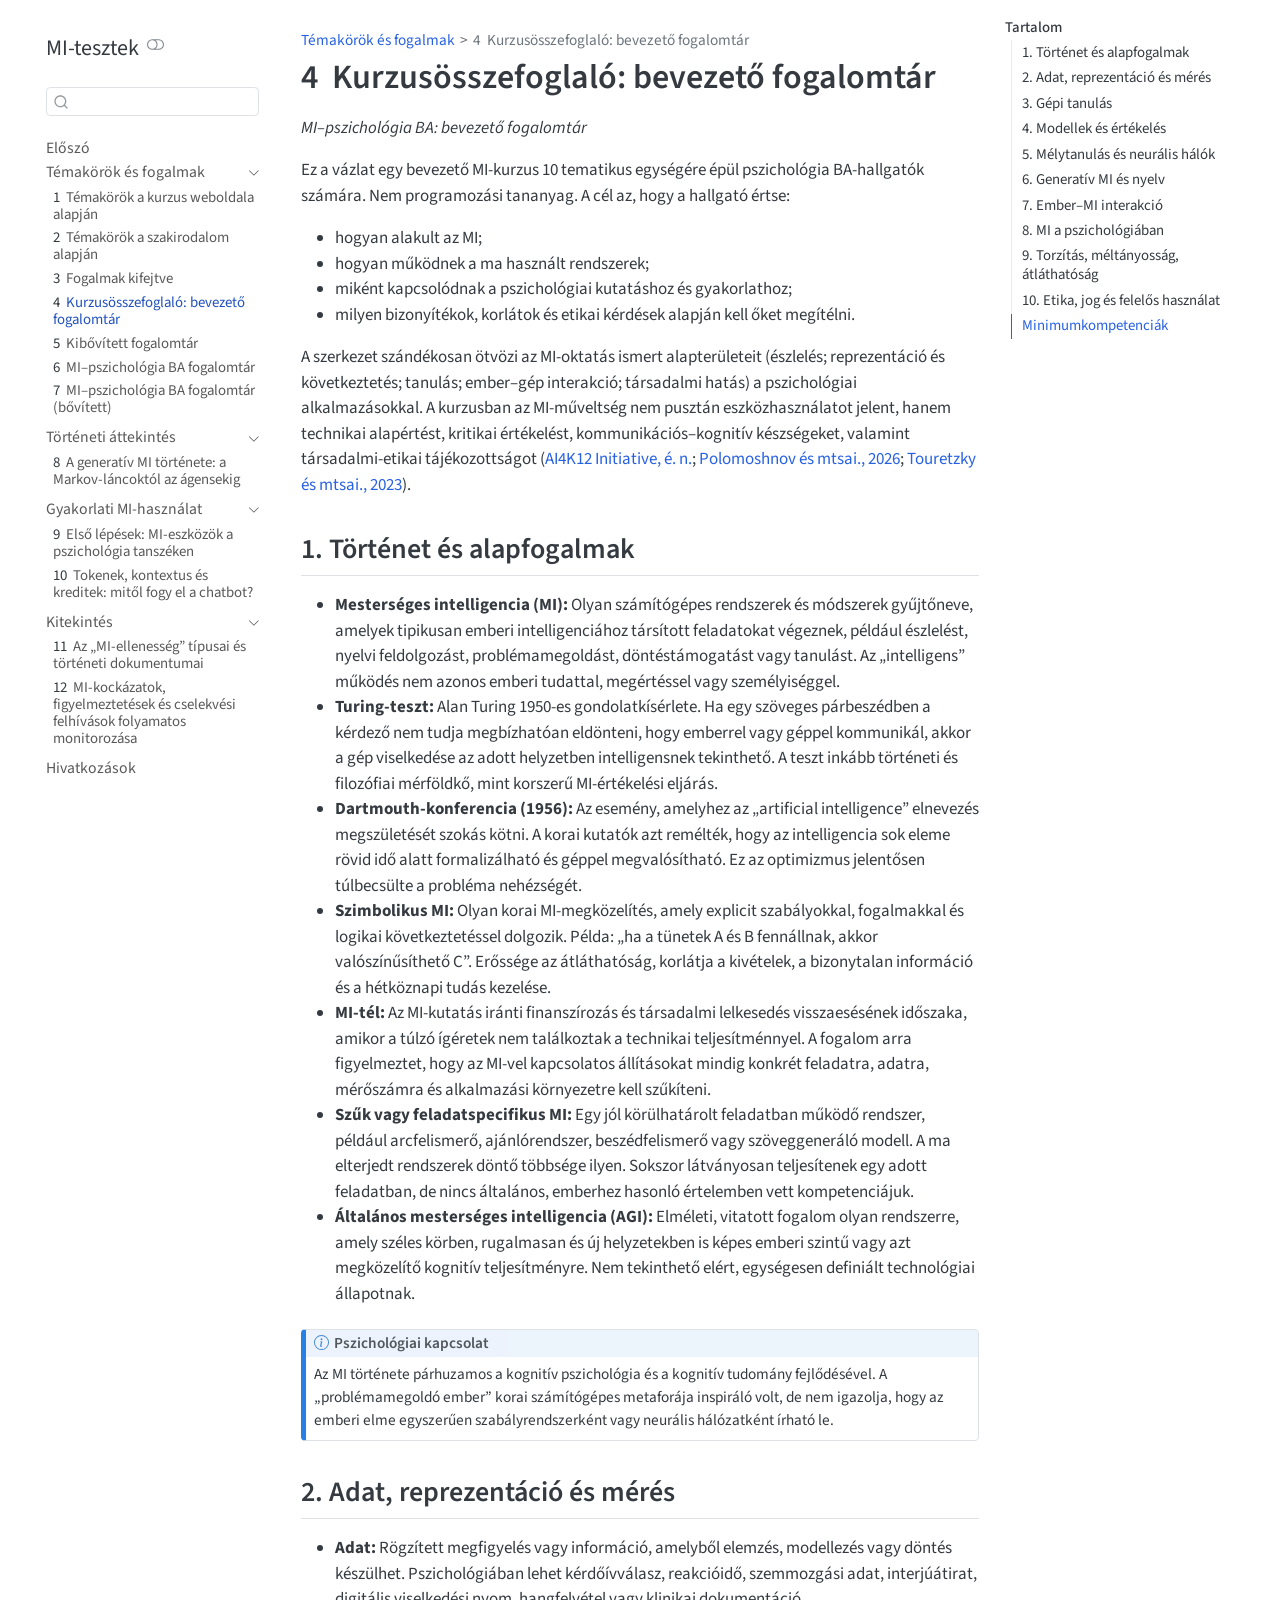
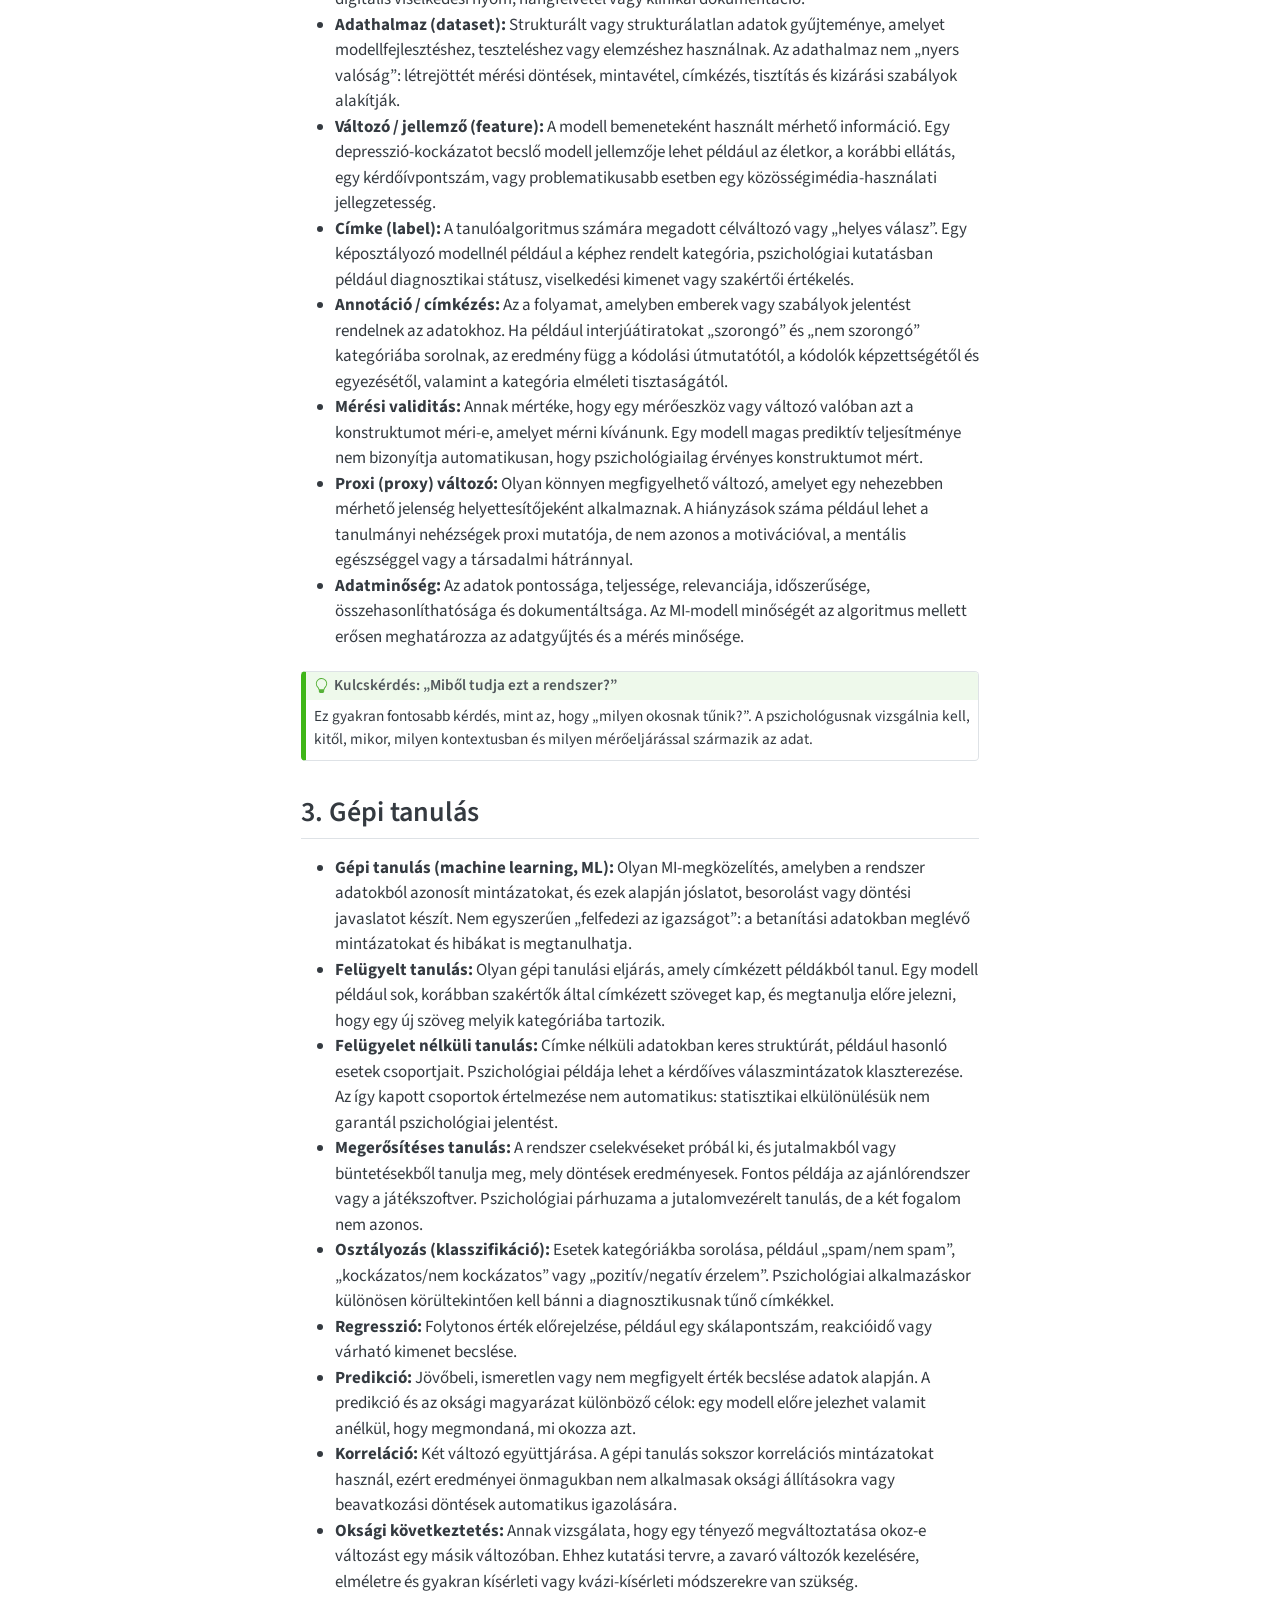
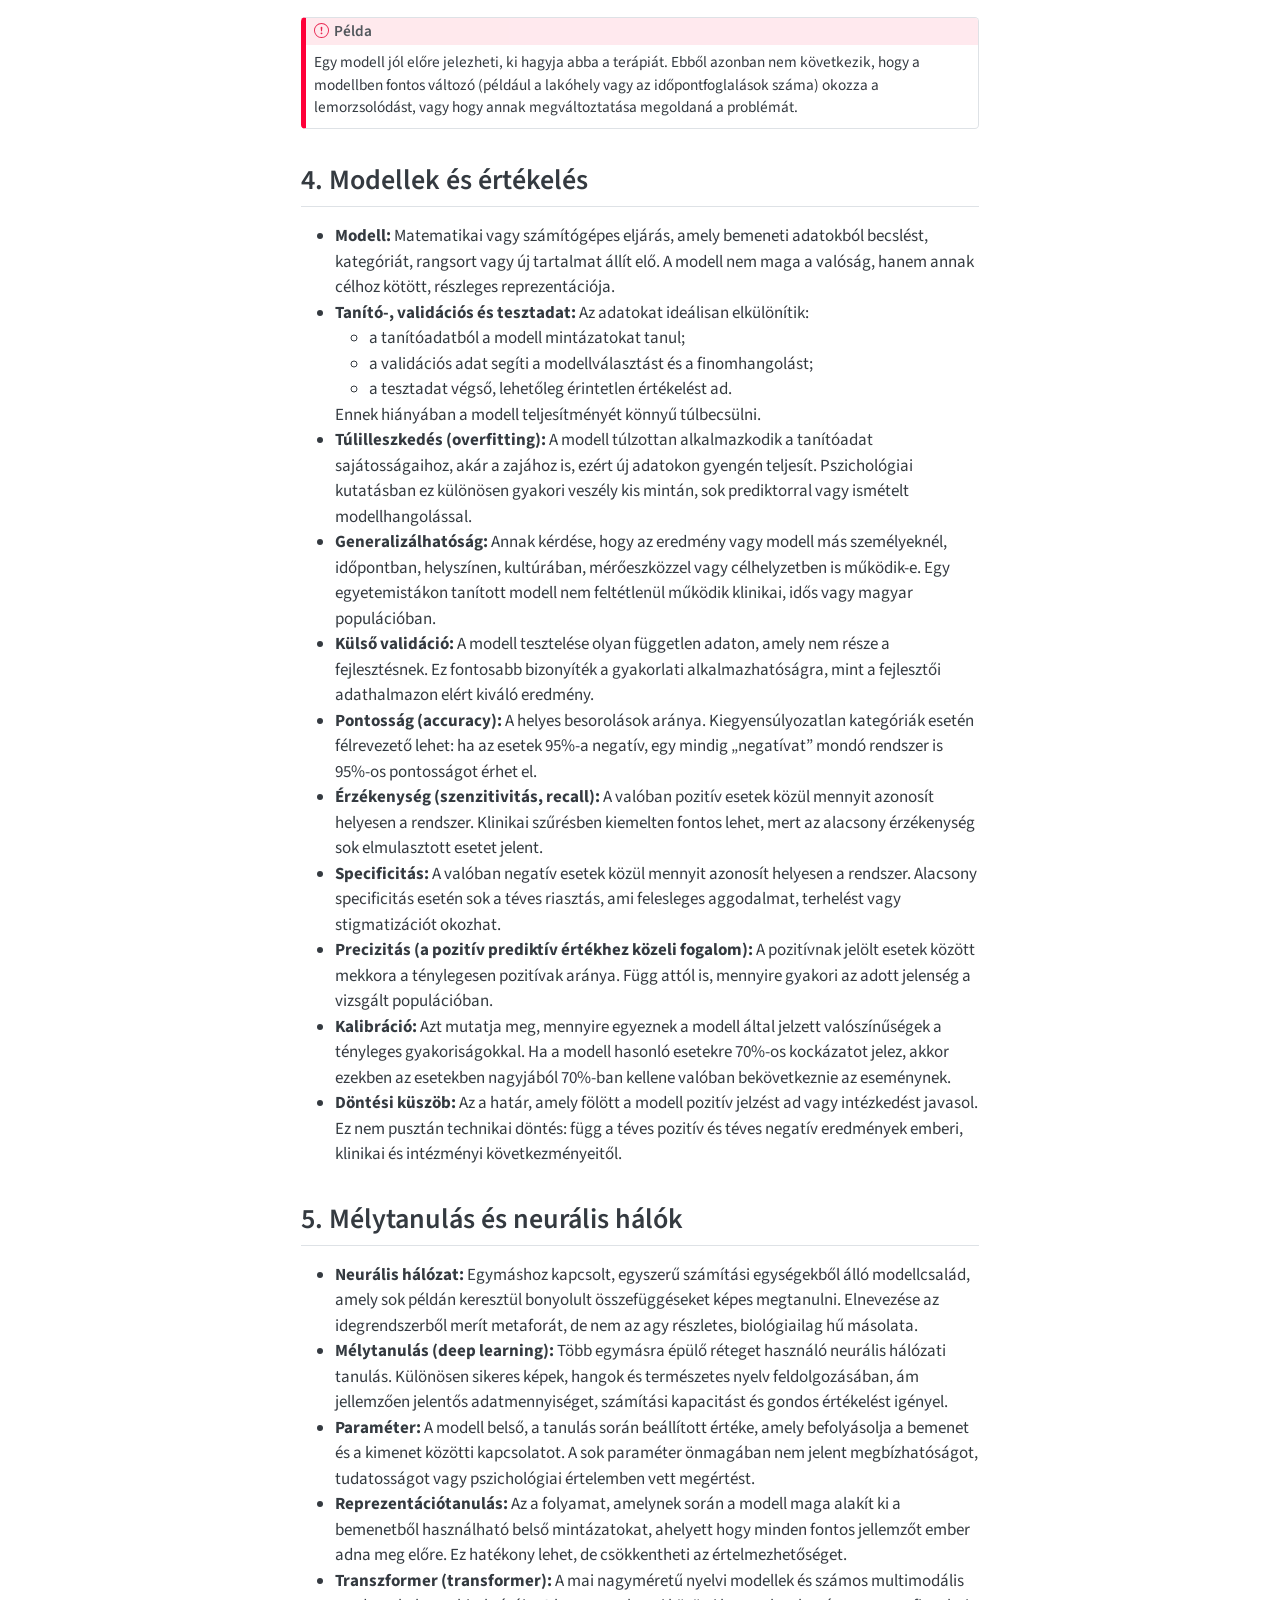
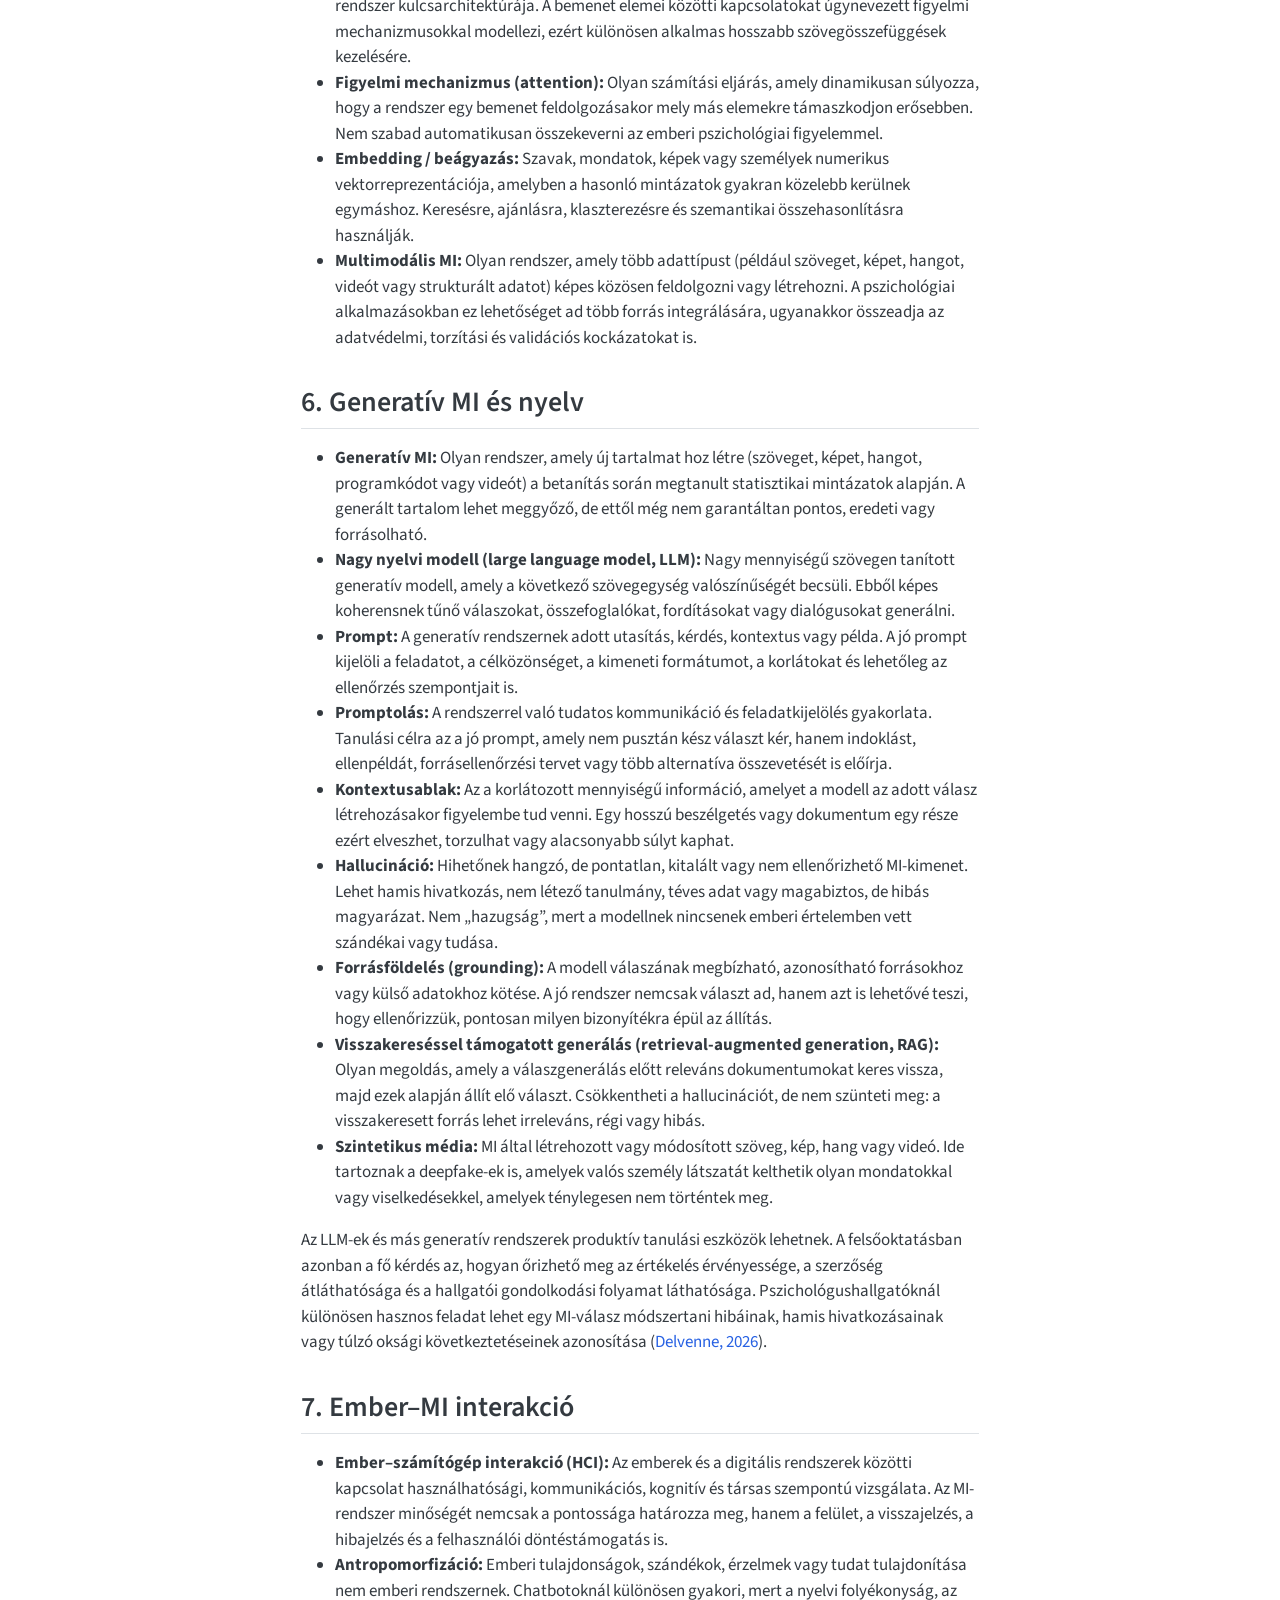
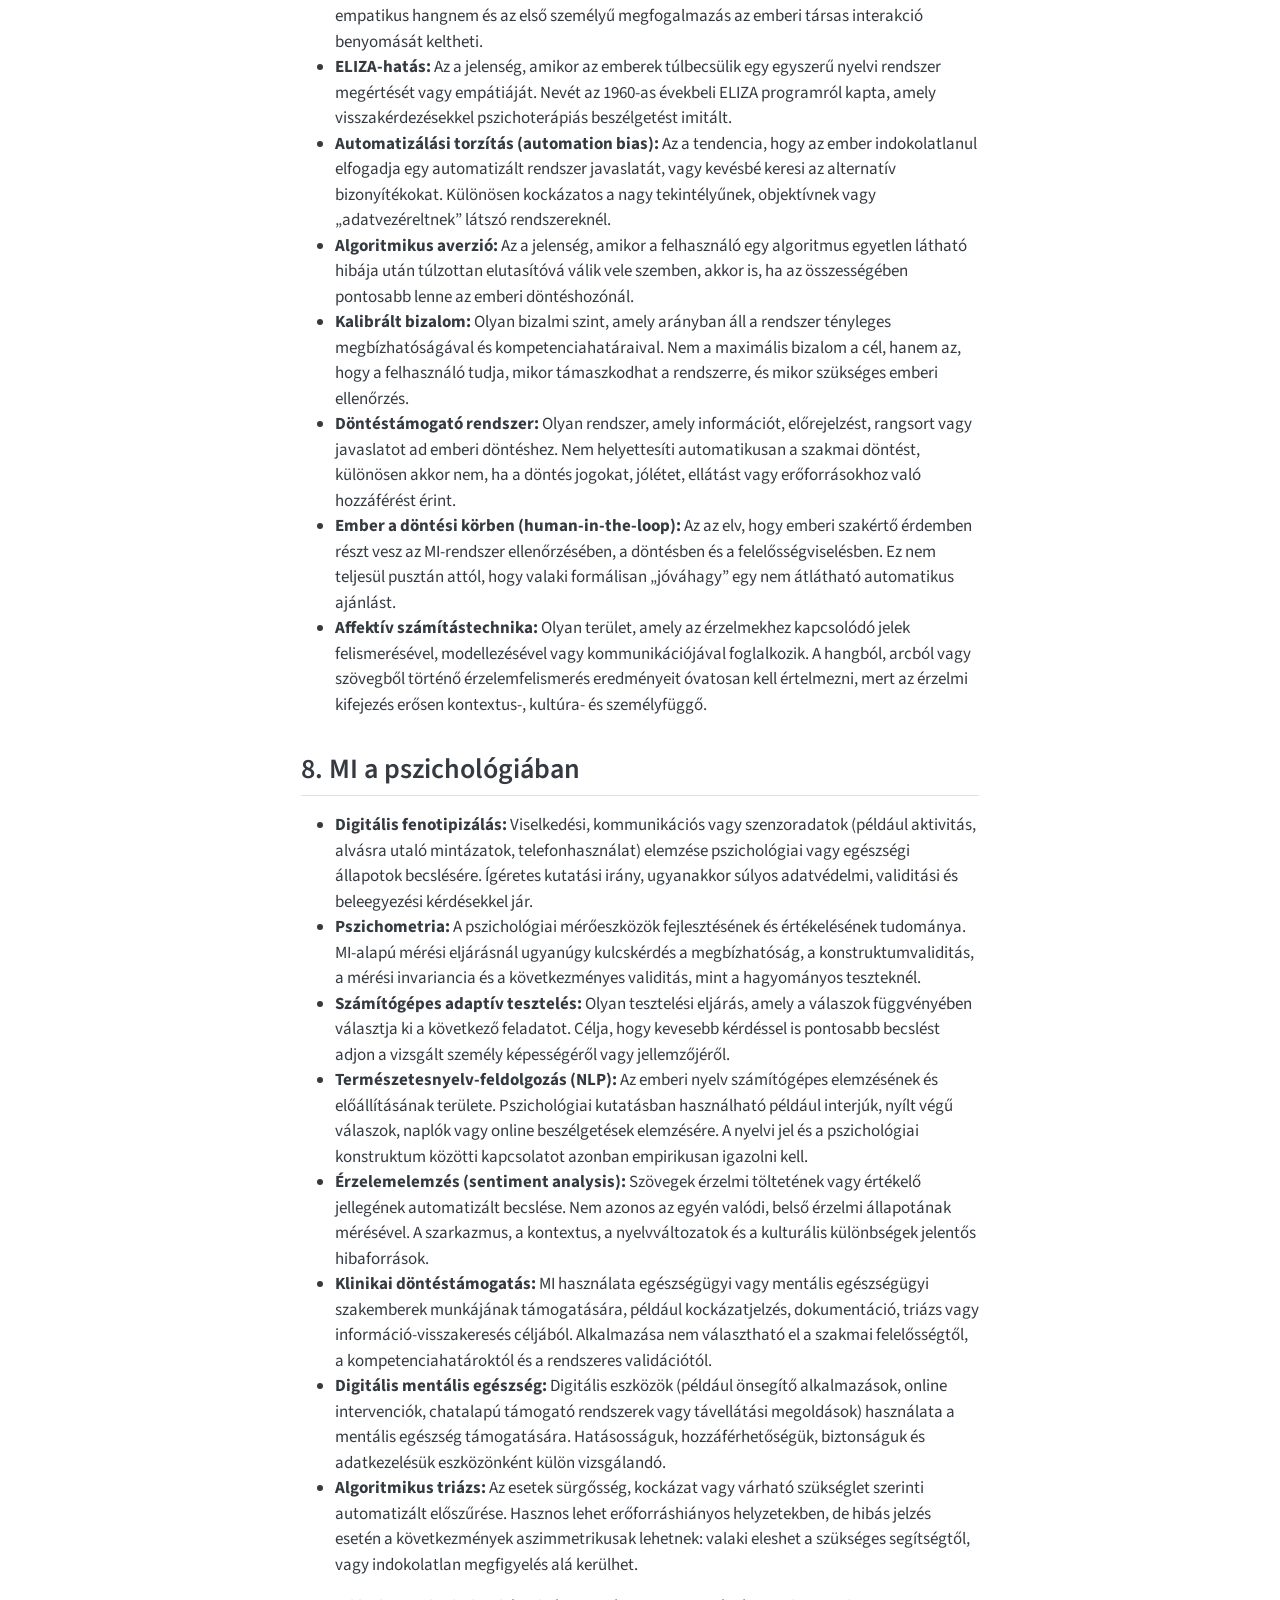
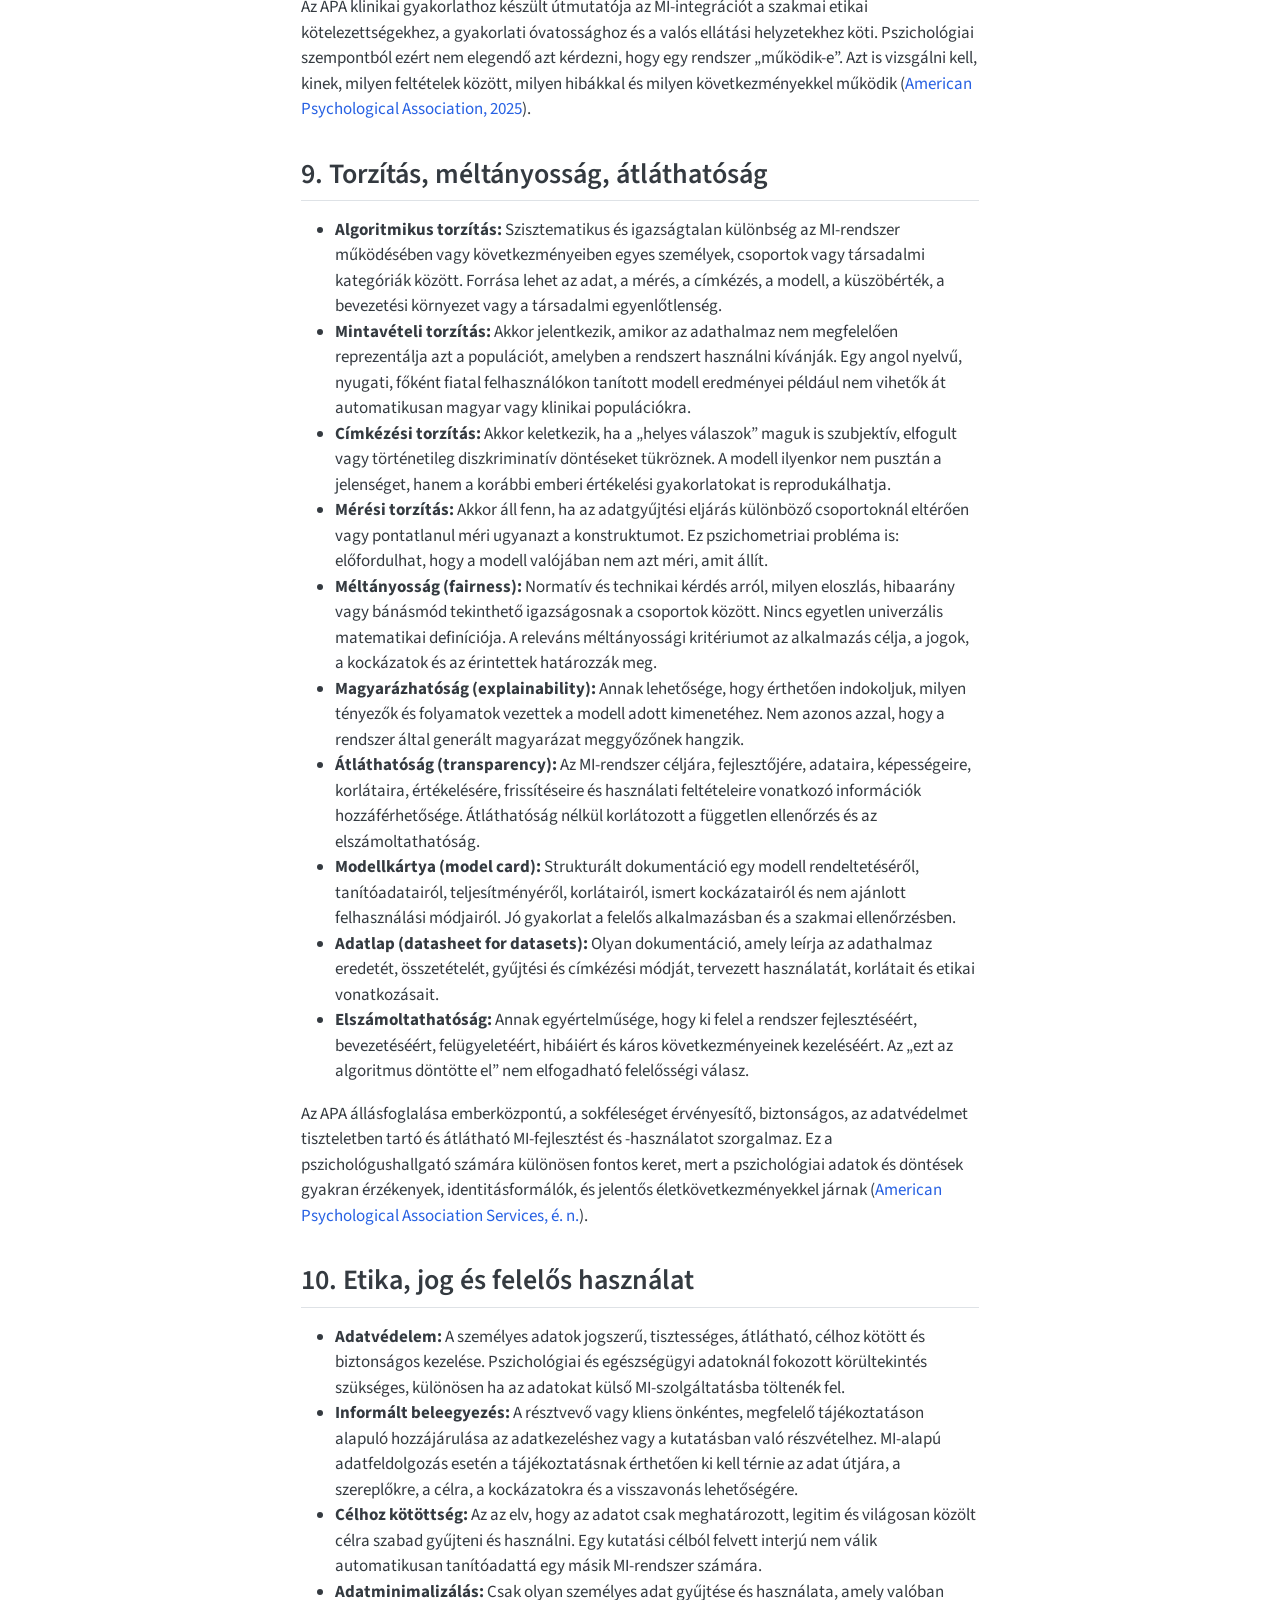
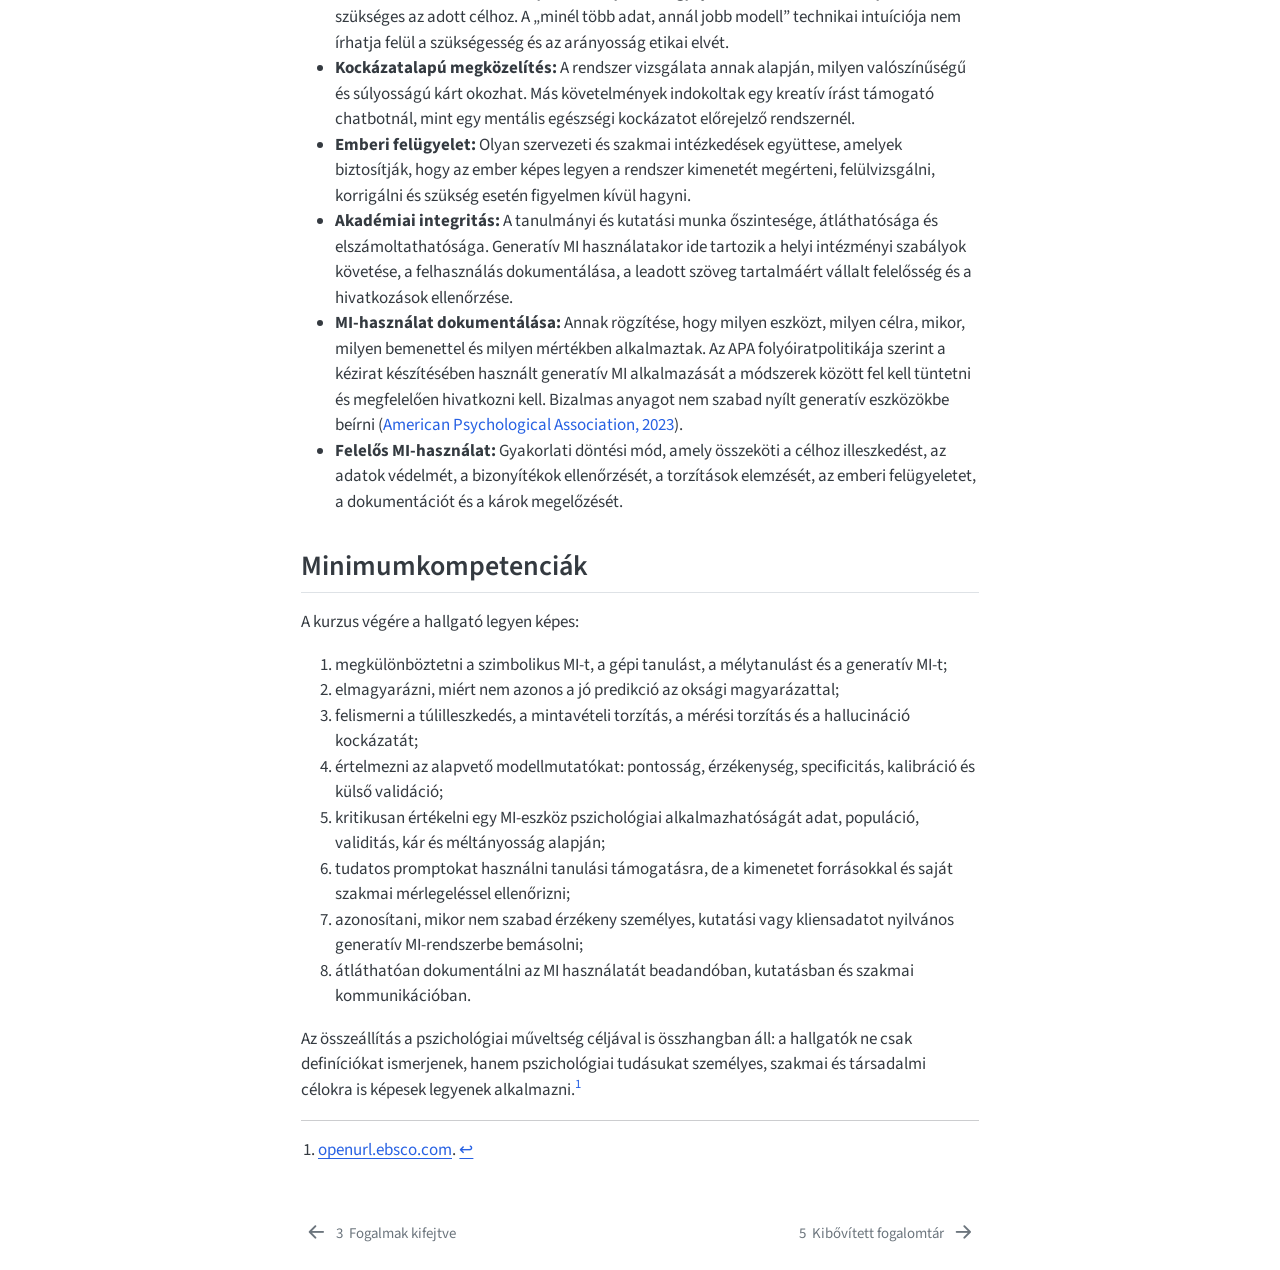
<file: docs/kurzusosszefoglalo_pai.html>
<!DOCTYPE html>
<html xmlns="http://www.w3.org/1999/xhtml" lang="hu" xml:lang="hu"><head>

<meta charset="utf-8">
<meta name="generator" content="quarto-1.10.18">

<meta name="viewport" content="width=device-width, initial-scale=1.0, user-scalable=yes">


<title>4&nbsp; Kurzusösszefoglaló: bevezető fogalomtár – MI-tesztek</title>
<style>
/* Default styles provided by pandoc.
** See https://pandoc.org/MANUAL.html#variables-for-html for config info.
*/
span.smallcaps{font-variant: small-caps;}
div.columns{display: flex; gap: 1.5em;}
div.column{flex: auto;}
@media screen {
div.columns{gap: min(4vw, 1.5em);}
div.column{overflow-x: auto;}
}
div.hanging-indent{margin-left: 1.5em; text-indent: -1.5em;}
ul.task-list{list-style: none;}
ul.task-list li input[type="checkbox"] {
  width: 0.8em;
  margin: 0 0.8em 0.2em -1em; /* quarto-specific, see https://github.com/quarto-dev/quarto-cli/issues/4556 */ 
  vertical-align: middle;
}
/* CSS for citations */
div.csl-bib-body { }
div.csl-entry {
  clear: both;
  margin-bottom: 0em;
}
.hanging-indent div.csl-entry {
  margin-left:2em;
  text-indent:-2em;
}
div.csl-left-margin {
  min-width:2em;
  float:left;
}
div.csl-right-inline {
  margin-left:2em;
  padding-left:1em;
}
div.csl-indent {
  margin-left: 2em;
}</style>


<script src="site_libs/quarto-nav/quarto-nav.js"></script>
<script src="site_libs/quarto-nav/headroom.min.js"></script>
<script src="site_libs/clipboard/clipboard.min.js"></script>
<script src="site_libs/quarto-search/autocomplete.umd.js"></script>
<script src="site_libs/quarto-search/fuse.min.js"></script>
<script src="site_libs/quarto-search/quarto-search.js"></script>
<meta name="quarto:offset" content="./">
<link href="./kurzusosszefoglalo_pai_2.html" rel="next">
<link href="./temakorok_irodalom_kifejtve.html" rel="prev">
<script src="site_libs/quarto-html/quarto.js" type="module"></script>
<script src="site_libs/quarto-html/tabsets/tabsets.js" type="module"></script>
<script src="site_libs/quarto-html/popper.min.js"></script>
<script src="site_libs/quarto-html/tippy.umd.min.js"></script>
<script src="site_libs/quarto-html/anchor.min.js"></script>
<link href="site_libs/quarto-html/tippy.css" rel="stylesheet">
<link href="site_libs/quarto-html/quarto-syntax-highlighting-64a204ab8560d761af7679ceaba22944.css" rel="stylesheet" class="quarto-color-scheme" id="quarto-text-highlighting-styles">
<link href="site_libs/quarto-html/quarto-syntax-highlighting-dark-b85bc7c33db8c58e0ec93c3465666fed.css" rel="stylesheet" class="quarto-color-scheme quarto-color-alternate" id="quarto-text-highlighting-styles">
<link href="site_libs/quarto-html/quarto-syntax-highlighting-64a204ab8560d761af7679ceaba22944.css" rel="stylesheet" class="quarto-color-scheme-extra" id="quarto-text-highlighting-styles">
<script src="site_libs/bootstrap/bootstrap.min.js"></script>
<link href="site_libs/bootstrap/bootstrap-icons.css" rel="stylesheet">
<link href="site_libs/bootstrap/bootstrap-9d427fb9aa4e7f60cd390d7ae3c7ba90.min.css" rel="stylesheet" append-hash="true" class="quarto-color-scheme" id="quarto-bootstrap" data-mode="light">
<link href="site_libs/bootstrap/bootstrap-dark-494993c62a01dd0104ea6b4a58da199b.min.css" rel="stylesheet" append-hash="true" class="quarto-color-scheme quarto-color-alternate" id="quarto-bootstrap" data-mode="dark">
<link href="site_libs/bootstrap/bootstrap-9d427fb9aa4e7f60cd390d7ae3c7ba90.min.css" rel="stylesheet" append-hash="true" class="quarto-color-scheme-extra" id="quarto-bootstrap" data-mode="light">
<script id="quarto-search-options" type="application/json">{
  "location": "sidebar",
  "copy-button": false,
  "collapse-after": 3,
  "panel-placement": "start",
  "type": "textbox",
  "limit": 50,
  "keyboard-shortcut": [
    "f",
    "/",
    "s"
  ],
  "show-item-context": false,
  "language": {
    "search-no-results-text": "Nincs találat",
    "search-matching-documents-text": "matching documents",
    "search-copy-link-title": "Copy link to search",
    "search-hide-matches-text": "Hide additional matches",
    "search-more-match-text": "more match in this document",
    "search-more-matches-text": "more matches in this document",
    "search-clear-button-title": "Clear",
    "search-text-placeholder": "",
    "search-detached-cancel-button-title": "Cancel",
    "search-submit-button-title": "Submit",
    "search-label": "Search"
  }
}</script>
<style>html{ scroll-behavior: smooth; }</style>


</head>

<body class="nav-sidebar floating quarto-light"><script id="quarto-html-before-body" type="application/javascript">
    const toggleBodyColorMode = (bsSheetEl) => {
      const mode = bsSheetEl.getAttribute("data-mode");
      const bodyEl = window.document.querySelector("body");
      if (mode === "dark") {
        bodyEl.classList.add("quarto-dark");
        bodyEl.classList.remove("quarto-light");
      } else {
        bodyEl.classList.add("quarto-light");
        bodyEl.classList.remove("quarto-dark");
      }
    }
    const toggleBodyColorPrimary = () => {
      const bsSheetEl = window.document.querySelector("link#quarto-bootstrap:not([rel=disabled-stylesheet])");
      if (bsSheetEl) {
        toggleBodyColorMode(bsSheetEl);
      }
    }
    const setColorSchemeToggle = (alternate) => {
      const toggles = window.document.querySelectorAll('.quarto-color-scheme-toggle');
      for (let i=0; i < toggles.length; i++) {
        const toggle = toggles[i];
        if (toggle) {
          if (alternate) {
            toggle.classList.add("alternate");
          } else {
            toggle.classList.remove("alternate");
          }
        }
      }
    };
    const toggleColorMode = (alternate) => {
      // Switch the stylesheets
      const primaryStylesheets = window.document.querySelectorAll('link.quarto-color-scheme:not(.quarto-color-alternate)');
      const alternateStylesheets = window.document.querySelectorAll('link.quarto-color-scheme.quarto-color-alternate');
      manageTransitions('#quarto-margin-sidebar .nav-link', false);
      if (alternate) {
        // note: dark is layered on light, we don't disable primary!
        enableStylesheet(alternateStylesheets);
        for (const sheetNode of alternateStylesheets) {
          if (sheetNode.id === "quarto-bootstrap") {
            toggleBodyColorMode(sheetNode);
          }
        }
      } else {
        disableStylesheet(alternateStylesheets);
        enableStylesheet(primaryStylesheets)
        toggleBodyColorPrimary();
      }
      manageTransitions('#quarto-margin-sidebar .nav-link', true);
      // Switch the toggles
      setColorSchemeToggle(alternate)
      // Hack to workaround the fact that safari doesn't
      // properly recolor the scrollbar when toggling (#1455)
      if (navigator.userAgent.indexOf('Safari') > 0 && navigator.userAgent.indexOf('Chrome') == -1) {
        manageTransitions("body", false);
        window.scrollTo(0, 1);
        setTimeout(() => {
          window.scrollTo(0, 0);
          manageTransitions("body", true);
        }, 40);
      }
    }
    const disableStylesheet = (stylesheets) => {
      for (let i=0; i < stylesheets.length; i++) {
        const stylesheet = stylesheets[i];
        stylesheet.rel = 'disabled-stylesheet';
      }
    }
    const enableStylesheet = (stylesheets) => {
      for (let i=0; i < stylesheets.length; i++) {
        const stylesheet = stylesheets[i];
        if(stylesheet.rel !== 'stylesheet') { // for Chrome, which will still FOUC without this check
          stylesheet.rel = 'stylesheet';
        }
      }
    }
    const manageTransitions = (selector, allowTransitions) => {
      const els = window.document.querySelectorAll(selector);
      for (let i=0; i < els.length; i++) {
        const el = els[i];
        if (allowTransitions) {
          el.classList.remove('notransition');
        } else {
          el.classList.add('notransition');
        }
      }
    }
    const isFileUrl = () => {
      return window.location.protocol === 'file:';
    }
    const hasAlternateSentinel = () => {
      let styleSentinel = getColorSchemeSentinel();
      if (styleSentinel !== null) {
        return styleSentinel === "alternate";
      } else {
        return false;
      }
    }
    const setStyleSentinel = (alternate) => {
      const value = alternate ? "alternate" : "default";
      if (!isFileUrl()) {
        window.localStorage.setItem("quarto-color-scheme", value);
      } else {
        localAlternateSentinel = value;
      }
    }
    const getColorSchemeSentinel = () => {
      if (!isFileUrl()) {
        const storageValue = window.localStorage.getItem("quarto-color-scheme");
        return storageValue != null ? storageValue : localAlternateSentinel;
      } else {
        return localAlternateSentinel;
      }
    }
    const toggleGiscusIfUsed = (isAlternate, darkModeDefault) => {
      const baseTheme = document.querySelector('#giscus-base-theme')?.value ?? 'light';
      const alternateTheme = document.querySelector('#giscus-alt-theme')?.value ?? 'dark';
      let newTheme = '';
      if(authorPrefersDark) {
        newTheme = isAlternate ? baseTheme : alternateTheme;
      } else {
        newTheme = isAlternate ? alternateTheme : baseTheme;
      }
      const changeGiscusTheme = () => {
        // From: https://github.com/giscus/giscus/issues/336
        const sendMessage = (message) => {
          const iframe = document.querySelector('iframe.giscus-frame');
          if (!iframe) return;
          iframe.contentWindow.postMessage({ giscus: message }, 'https://giscus.app');
        }
        sendMessage({
          setConfig: {
            theme: newTheme
          }
        });
      }
      const isGiscussLoaded = window.document.querySelector('iframe.giscus-frame') !== null;
      if (isGiscussLoaded) {
        changeGiscusTheme();
      }
    };
    const authorPrefersDark = false;
    const darkModeDefault = authorPrefersDark;
      document.querySelector('link#quarto-text-highlighting-styles.quarto-color-scheme-extra').rel = 'disabled-stylesheet';
      document.querySelector('link#quarto-bootstrap.quarto-color-scheme-extra').rel = 'disabled-stylesheet';
    let localAlternateSentinel = darkModeDefault ? 'alternate' : 'default';
    // Dark / light mode switch
    window.quartoToggleColorScheme = () => {
      // Read the current dark / light value
      let toAlternate = !hasAlternateSentinel();
      toggleColorMode(toAlternate);
      setStyleSentinel(toAlternate);
      toggleGiscusIfUsed(toAlternate, darkModeDefault);
      window.dispatchEvent(new Event('resize'));
    };
    // Switch to dark mode if need be
    if (hasAlternateSentinel()) {
      toggleColorMode(true);
    } else {
      toggleColorMode(false);
    }
  </script>

<div id="quarto-search-results"></div>
  <header id="quarto-header" class="headroom fixed-top">
  <nav class="quarto-secondary-nav">
    <div class="container-fluid d-flex">
      <button type="button" class="quarto-btn-toggle btn" data-bs-toggle="collapse" role="button" data-bs-target=".quarto-sidebar-collapse-item" aria-controls="quarto-sidebar" aria-expanded="false" aria-label="Toggle sidebar navigation" onclick="if (window.quartoToggleHeadroom) { window.quartoToggleHeadroom(); }">
        <i class="bi bi-layout-text-sidebar-reverse"></i>
      </button>
        <nav class="quarto-page-breadcrumbs" aria-label="breadcrumb"><ol class="breadcrumb"><li class="breadcrumb-item"><a href="./temakorok.html">Témakörök és fogalmak</a></li><li class="breadcrumb-item"><a href="./kurzusosszefoglalo_pai.html"><span class="chapter-number">4</span>&nbsp; <span class="chapter-title">Kurzusösszefoglaló: bevezető fogalomtár</span></a></li></ol></nav>
        <a class="flex-grow-1" role="navigation" data-bs-toggle="collapse" data-bs-target=".quarto-sidebar-collapse-item" aria-controls="quarto-sidebar" aria-expanded="false" aria-label="Toggle sidebar navigation" onclick="if (window.quartoToggleHeadroom) { window.quartoToggleHeadroom(); }">      
        </a>
      <button type="button" class="btn quarto-search-button" aria-label="Search" onclick="window.quartoOpenSearch();">
        <i class="bi bi-search"></i>
      </button>
    </div>
  </nav>
</header>
<!-- content -->
<div id="quarto-content" class="quarto-container page-columns page-rows-contents page-layout-article">
<!-- sidebar -->
  <nav id="quarto-sidebar" class="sidebar collapse collapse-horizontal quarto-sidebar-collapse-item sidebar-navigation floating overflow-auto">
    <div class="pt-lg-2 mt-2 text-left sidebar-header">
    <div class="sidebar-title mb-0 py-0">
      <a href="./">MI-tesztek</a> 
        <div class="sidebar-tools-main">
  <a href="" class="quarto-color-scheme-toggle quarto-navigation-tool  px-1" onclick="window.quartoToggleColorScheme(); return false;" title="Toggle dark mode"><i class="bi"></i></a>
</div>
    </div>
      </div>
        <div class="mt-2 flex-shrink-0 align-items-center">
        <div class="sidebar-search">
        <div id="quarto-search" class="" title="Search"></div>
        </div>
        </div>
    <div class="sidebar-menu-container"> 
    <ul class="list-unstyled mt-1">
        <li class="sidebar-item">
  <div class="sidebar-item-container"> 
  <a href="./index.html" class="sidebar-item-text sidebar-link">
 <span class="menu-text">Előszó</span></a>
  </div>
</li>
        <li class="sidebar-item sidebar-item-section">
      <div class="sidebar-item-container"> 
            <a class="sidebar-item-text sidebar-link text-start" data-bs-toggle="collapse" data-bs-target="#quarto-sidebar-section-1" role="navigation" aria-expanded="true">
 <span class="menu-text">Témakörök és fogalmak</span></a>
          <a class="sidebar-item-toggle text-start" data-bs-toggle="collapse" data-bs-target="#quarto-sidebar-section-1" role="navigation" aria-expanded="true" aria-label="Toggle section">
            <i class="bi bi-chevron-right ms-2"></i>
          </a> 
      </div>
      <ul id="quarto-sidebar-section-1" class="collapse list-unstyled sidebar-section depth1 show">  
          <li class="sidebar-item">
  <div class="sidebar-item-container"> 
  <a href="./temakorok.html" class="sidebar-item-text sidebar-link">
 <span class="menu-text"><span class="chapter-number">1</span>&nbsp; <span class="chapter-title">Témakörök a kurzus weboldala alapján</span></span></a>
  </div>
</li>
          <li class="sidebar-item">
  <div class="sidebar-item-container"> 
  <a href="./temakorok_irodalom.html" class="sidebar-item-text sidebar-link">
 <span class="menu-text"><span class="chapter-number">2</span>&nbsp; <span class="chapter-title">Témakörök a szakirodalom alapján</span></span></a>
  </div>
</li>
          <li class="sidebar-item">
  <div class="sidebar-item-container"> 
  <a href="./temakorok_irodalom_kifejtve.html" class="sidebar-item-text sidebar-link">
 <span class="menu-text"><span class="chapter-number">3</span>&nbsp; <span class="chapter-title">Fogalmak kifejtve</span></span></a>
  </div>
</li>
          <li class="sidebar-item">
  <div class="sidebar-item-container"> 
  <a href="./kurzusosszefoglalo_pai.html" class="sidebar-item-text sidebar-link active">
 <span class="menu-text"><span class="chapter-number">4</span>&nbsp; <span class="chapter-title">Kurzusösszefoglaló: bevezető fogalomtár</span></span></a>
  </div>
</li>
          <li class="sidebar-item">
  <div class="sidebar-item-container"> 
  <a href="./kurzusosszefoglalo_pai_2.html" class="sidebar-item-text sidebar-link">
 <span class="menu-text"><span class="chapter-number">5</span>&nbsp; <span class="chapter-title">Kibővített fogalomtár</span></span></a>
  </div>
</li>
          <li class="sidebar-item">
  <div class="sidebar-item-container"> 
  <a href="./kurzusosszefoglalo_pai_3.html" class="sidebar-item-text sidebar-link">
 <span class="menu-text"><span class="chapter-number">6</span>&nbsp; <span class="chapter-title">MI–pszichológia BA fogalomtár</span></span></a>
  </div>
</li>
          <li class="sidebar-item">
  <div class="sidebar-item-container"> 
  <a href="./kurzusosszefoglalo_pai_4.html" class="sidebar-item-text sidebar-link">
 <span class="menu-text"><span class="chapter-number">7</span>&nbsp; <span class="chapter-title">MI–pszichológia BA fogalomtár (bővített)</span></span></a>
  </div>
</li>
      </ul>
  </li>
        <li class="sidebar-item sidebar-item-section">
      <div class="sidebar-item-container"> 
            <a class="sidebar-item-text sidebar-link text-start" data-bs-toggle="collapse" data-bs-target="#quarto-sidebar-section-2" role="navigation" aria-expanded="true">
 <span class="menu-text">Történeti áttekintés</span></a>
          <a class="sidebar-item-toggle text-start" data-bs-toggle="collapse" data-bs-target="#quarto-sidebar-section-2" role="navigation" aria-expanded="true" aria-label="Toggle section">
            <i class="bi bi-chevron-right ms-2"></i>
          </a> 
      </div>
      <ul id="quarto-sidebar-section-2" class="collapse list-unstyled sidebar-section depth1 show">  
          <li class="sidebar-item">
  <div class="sidebar-item-container"> 
  <a href="./generativ-mi-tortenete.html" class="sidebar-item-text sidebar-link">
 <span class="menu-text"><span class="chapter-number">8</span>&nbsp; <span class="chapter-title">A generatív MI története: a Markov-láncoktól az ágensekig</span></span></a>
  </div>
</li>
      </ul>
  </li>
        <li class="sidebar-item sidebar-item-section">
      <div class="sidebar-item-container"> 
            <a class="sidebar-item-text sidebar-link text-start" data-bs-toggle="collapse" data-bs-target="#quarto-sidebar-section-3" role="navigation" aria-expanded="true">
 <span class="menu-text">Gyakorlati MI-használat</span></a>
          <a class="sidebar-item-toggle text-start" data-bs-toggle="collapse" data-bs-target="#quarto-sidebar-section-3" role="navigation" aria-expanded="true" aria-label="Toggle section">
            <i class="bi bi-chevron-right ms-2"></i>
          </a> 
      </div>
      <ul id="quarto-sidebar-section-3" class="collapse list-unstyled sidebar-section depth1 show">  
          <li class="sidebar-item">
  <div class="sidebar-item-container"> 
  <a href="./elso-lepesek.html" class="sidebar-item-text sidebar-link">
 <span class="menu-text"><span class="chapter-number">9</span>&nbsp; <span class="chapter-title">Első lépések: MI-eszközök a pszichológia tanszéken</span></span></a>
  </div>
</li>
          <li class="sidebar-item">
  <div class="sidebar-item-container"> 
  <a href="./tokenek-es-kreditek.html" class="sidebar-item-text sidebar-link">
 <span class="menu-text"><span class="chapter-number">10</span>&nbsp; <span class="chapter-title">Tokenek, kontextus és kreditek: mitől fogy el a chatbot?</span></span></a>
  </div>
</li>
      </ul>
  </li>
        <li class="sidebar-item sidebar-item-section">
      <div class="sidebar-item-container"> 
            <a class="sidebar-item-text sidebar-link text-start" data-bs-toggle="collapse" data-bs-target="#quarto-sidebar-section-4" role="navigation" aria-expanded="true">
 <span class="menu-text">Kitekintés</span></a>
          <a class="sidebar-item-toggle text-start" data-bs-toggle="collapse" data-bs-target="#quarto-sidebar-section-4" role="navigation" aria-expanded="true" aria-label="Toggle section">
            <i class="bi bi-chevron-right ms-2"></i>
          </a> 
      </div>
      <ul id="quarto-sidebar-section-4" class="collapse list-unstyled sidebar-section depth1 show">  
          <li class="sidebar-item">
  <div class="sidebar-item-container"> 
  <a href="./MI-ellenesseg.html" class="sidebar-item-text sidebar-link">
 <span class="menu-text"><span class="chapter-number">11</span>&nbsp; <span class="chapter-title">Az „MI-ellenesség” típusai és történeti dokumentumai</span></span></a>
  </div>
</li>
          <li class="sidebar-item">
  <div class="sidebar-item-container"> 
  <a href="./MI-kockazat-monitoring.html" class="sidebar-item-text sidebar-link">
 <span class="menu-text"><span class="chapter-number">12</span>&nbsp; <span class="chapter-title">MI-kockázatok, figyelmeztetések és cselekvési felhívások folyamatos monitorozása</span></span></a>
  </div>
</li>
      </ul>
  </li>
        <li class="sidebar-item">
  <div class="sidebar-item-container"> 
  <a href="./references.html" class="sidebar-item-text sidebar-link">
 <span class="menu-text">Hivatkozások</span></a>
  </div>
</li>
    </ul>
    </div>
</nav>
<div id="quarto-sidebar-glass" class="quarto-sidebar-collapse-item" data-bs-toggle="collapse" data-bs-target=".quarto-sidebar-collapse-item"></div>
<!-- margin-sidebar -->
    <div id="quarto-margin-sidebar" class="sidebar margin-sidebar">
        <nav id="TOC" role="doc-toc" class="toc-active">
    <h2 id="toc-title">Tartalom</h2>
   
  <ul>
  <li><a href="#történet-és-alapfogalmak" id="toc-történet-és-alapfogalmak" class="nav-link active" data-scroll-target="#történet-és-alapfogalmak">1. Történet és alapfogalmak</a></li>
  <li><a href="#adat-reprezentáció-és-mérés" id="toc-adat-reprezentáció-és-mérés" class="nav-link" data-scroll-target="#adat-reprezentáció-és-mérés">2. Adat, reprezentáció és mérés</a></li>
  <li><a href="#gépi-tanulás" id="toc-gépi-tanulás" class="nav-link" data-scroll-target="#gépi-tanulás">3. Gépi tanulás</a></li>
  <li><a href="#modellek-és-értékelés" id="toc-modellek-és-értékelés" class="nav-link" data-scroll-target="#modellek-és-értékelés">4. Modellek és értékelés</a></li>
  <li><a href="#mélytanulás-és-neurális-hálók" id="toc-mélytanulás-és-neurális-hálók" class="nav-link" data-scroll-target="#mélytanulás-és-neurális-hálók">5. Mélytanulás és neurális hálók</a></li>
  <li><a href="#generatív-mi-és-nyelv" id="toc-generatív-mi-és-nyelv" class="nav-link" data-scroll-target="#generatív-mi-és-nyelv">6. Generatív MI és nyelv</a></li>
  <li><a href="#embermi-interakció" id="toc-embermi-interakció" class="nav-link" data-scroll-target="#embermi-interakció">7. Ember–MI interakció</a></li>
  <li><a href="#mi-a-pszichológiában" id="toc-mi-a-pszichológiában" class="nav-link" data-scroll-target="#mi-a-pszichológiában">8. MI a pszichológiában</a></li>
  <li><a href="#torzítás-méltányosság-átláthatóság" id="toc-torzítás-méltányosság-átláthatóság" class="nav-link" data-scroll-target="#torzítás-méltányosság-átláthatóság">9. Torzítás, méltányosság, átláthatóság</a></li>
  <li><a href="#etika-jog-és-felelős-használat" id="toc-etika-jog-és-felelős-használat" class="nav-link" data-scroll-target="#etika-jog-és-felelős-használat">10. Etika, jog és felelős használat</a></li>
  <li><a href="#minimumkompetenciák" id="toc-minimumkompetenciák" class="nav-link" data-scroll-target="#minimumkompetenciák">Minimumkompetenciák</a></li>
  </ul>
</nav>
    </div>
<!-- main -->
<main class="content" id="quarto-document-content">


<header id="title-block-header" class="quarto-title-block default"><nav class="quarto-page-breadcrumbs quarto-title-breadcrumbs d-none d-lg-block" aria-label="breadcrumb"><ol class="breadcrumb"><li class="breadcrumb-item"><a href="./temakorok.html">Témakörök és fogalmak</a></li><li class="breadcrumb-item"><a href="./kurzusosszefoglalo_pai.html"><span class="chapter-number">4</span>&nbsp; <span class="chapter-title">Kurzusösszefoglaló: bevezető fogalomtár</span></a></li></ol></nav>
<div class="quarto-title">
<h1 class="title"><span id="sec-kurzusosszefoglalo-pai" class="quarto-section-identifier"><span class="chapter-number">4</span>&nbsp; <span class="chapter-title">Kurzusösszefoglaló: bevezető fogalomtár</span></span></h1>
</div>



<div class="quarto-title-meta">

    
  
    
  </div>
  


</header>


<p><em>MI–pszichológia BA: bevezető fogalomtár</em></p>
<p>Ez a vázlat egy bevezető MI-kurzus 10 tematikus egységére épül pszichológia BA-hallgatók számára. Nem programozási tananyag. A cél az, hogy a hallgató értse:</p>
<ul>
<li>hogyan alakult az MI;</li>
<li>hogyan működnek a ma használt rendszerek;</li>
<li>miként kapcsolódnak a pszichológiai kutatáshoz és gyakorlathoz;</li>
<li>milyen bizonyítékok, korlátok és etikai kérdések alapján kell őket megítélni.</li>
</ul>
<p>A szerkezet szándékosan ötvözi az MI-oktatás ismert alapterületeit (észlelés; reprezentáció és következtetés; tanulás; ember–gép interakció; társadalmi hatás) a pszichológiai alkalmazásokkal. A kurzusban az MI-műveltség nem pusztán eszközhasználatot jelent, hanem technikai alapértést, kritikai értékelést, kommunikációs–kognitív készségeket, valamint társadalmi-etikai tájékozottságot <span class="citation" data-cites="touretzky2023 ai4k12 polomoshnov2026">(<a href="references.html#ref-ai4k12" role="doc-biblioref">AI4K12 Initiative, é. n.</a>; <a href="references.html#ref-polomoshnov2026" role="doc-biblioref">Polomoshnov és mtsai., 2026</a>; <a href="references.html#ref-touretzky2023" role="doc-biblioref">Touretzky és mtsai., 2023</a>)</span>.</p>
<section id="történet-és-alapfogalmak" class="level2">
<h2 class="anchored" data-anchor-id="történet-és-alapfogalmak">1. Történet és alapfogalmak</h2>
<ul>
<li><strong>Mesterséges intelligencia (MI):</strong> Olyan számítógépes rendszerek és módszerek gyűjtőneve, amelyek tipikusan emberi intelligenciához társított feladatokat végeznek, például észlelést, nyelvi feldolgozást, problémamegoldást, döntéstámogatást vagy tanulást. Az „intelligens” működés nem azonos emberi tudattal, megértéssel vagy személyiséggel.</li>
<li><strong>Turing-teszt:</strong> Alan Turing 1950-es gondolatkísérlete. Ha egy szöveges párbeszédben a kérdező nem tudja megbízhatóan eldönteni, hogy emberrel vagy géppel kommunikál, akkor a gép viselkedése az adott helyzetben intelligensnek tekinthető. A teszt inkább történeti és filozófiai mérföldkő, mint korszerű MI-értékelési eljárás.</li>
<li><strong>Dartmouth-konferencia (1956):</strong> Az esemény, amelyhez az „artificial intelligence” elnevezés megszületését szokás kötni. A korai kutatók azt remélték, hogy az intelligencia sok eleme rövid idő alatt formalizálható és géppel megvalósítható. Ez az optimizmus jelentősen túlbecsülte a probléma nehézségét.</li>
<li><strong>Szimbolikus MI:</strong> Olyan korai MI-megközelítés, amely explicit szabályokkal, fogalmakkal és logikai következtetéssel dolgozik. Példa: „ha a tünetek A és B fennállnak, akkor valószínűsíthető C”. Erőssége az átláthatóság, korlátja a kivételek, a bizonytalan információ és a hétköznapi tudás kezelése.</li>
<li><strong>MI-tél:</strong> Az MI-kutatás iránti finanszírozás és társadalmi lelkesedés visszaesésének időszaka, amikor a túlzó ígéretek nem találkoztak a technikai teljesítménnyel. A fogalom arra figyelmeztet, hogy az MI-vel kapcsolatos állításokat mindig konkrét feladatra, adatra, mérőszámra és alkalmazási környezetre kell szűkíteni.</li>
<li><strong>Szűk vagy feladatspecifikus MI:</strong> Egy jól körülhatárolt feladatban működő rendszer, például arcfelismerő, ajánlórendszer, beszédfelismerő vagy szöveggeneráló modell. A ma elterjedt rendszerek döntő többsége ilyen. Sokszor látványosan teljesítenek egy adott feladatban, de nincs általános, emberhez hasonló értelemben vett kompetenciájuk.</li>
<li><strong>Általános mesterséges intelligencia (AGI):</strong> Elméleti, vitatott fogalom olyan rendszerre, amely széles körben, rugalmasan és új helyzetekben is képes emberi szintű vagy azt megközelítő kognitív teljesítményre. Nem tekinthető elért, egységesen definiált technológiai állapotnak.</li>
</ul>
<div class="callout callout-style-default callout-note callout-titled">
<div class="callout-header d-flex align-content-center">
<div class="callout-icon-container">
<i class="callout-icon"></i>
</div>
<div class="callout-title-container flex-fill">
<span class="screen-reader-only">Note</span>Pszichológiai kapcsolat
</div>
</div>
<div class="callout-body-container callout-body">
<p>Az MI története párhuzamos a kognitív pszichológia és a kognitív tudomány fejlődésével. A „problémamegoldó ember” korai számítógépes metaforája inspiráló volt, de nem igazolja, hogy az emberi elme egyszerűen szabályrendszerként vagy neurális hálózatként írható le.</p>
</div>
</div>
</section>
<section id="adat-reprezentáció-és-mérés" class="level2">
<h2 class="anchored" data-anchor-id="adat-reprezentáció-és-mérés">2. Adat, reprezentáció és mérés</h2>
<ul>
<li><strong>Adat:</strong> Rögzített megfigyelés vagy információ, amelyből elemzés, modellezés vagy döntés készülhet. Pszichológiában lehet kérdőívválasz, reakcióidő, szemmozgási adat, interjúátirat, digitális viselkedési nyom, hangfelvétel vagy klinikai dokumentáció.</li>
<li><strong>Adathalmaz (dataset):</strong> Strukturált vagy strukturálatlan adatok gyűjteménye, amelyet modellfejlesztéshez, teszteléshez vagy elemzéshez használnak. Az adathalmaz nem „nyers valóság”: létrejöttét mérési döntések, mintavétel, címkézés, tisztítás és kizárási szabályok alakítják.</li>
<li><strong>Változó / jellemző (feature):</strong> A modell bemeneteként használt mérhető információ. Egy depresszió-kockázatot becslő modell jellemzője lehet például az életkor, a korábbi ellátás, egy kérdőívpontszám, vagy problematikusabb esetben egy közösségimédia-használati jellegzetesség.</li>
<li><strong>Címke (label):</strong> A tanulóalgoritmus számára megadott célváltozó vagy „helyes válasz”. Egy képosztályozó modellnél például a képhez rendelt kategória, pszichológiai kutatásban például diagnosztikai státusz, viselkedési kimenet vagy szakértői értékelés.</li>
<li><strong>Annotáció / címkézés:</strong> Az a folyamat, amelyben emberek vagy szabályok jelentést rendelnek az adatokhoz. Ha például interjúátiratokat „szorongó” és „nem szorongó” kategóriába sorolnak, az eredmény függ a kódolási útmutatótól, a kódolók képzettségétől és egyezésétől, valamint a kategória elméleti tisztaságától.</li>
<li><strong>Mérési validitás:</strong> Annak mértéke, hogy egy mérőeszköz vagy változó valóban azt a konstruktumot méri-e, amelyet mérni kívánunk. Egy modell magas prediktív teljesítménye nem bizonyítja automatikusan, hogy pszichológiailag érvényes konstruktumot mért.</li>
<li><strong>Proxi (proxy) változó:</strong> Olyan könnyen megfigyelhető változó, amelyet egy nehezebben mérhető jelenség helyettesítőjeként alkalmaznak. A hiányzások száma például lehet a tanulmányi nehézségek proxi mutatója, de nem azonos a motivációval, a mentális egészséggel vagy a társadalmi hátránnyal.</li>
<li><strong>Adatminőség:</strong> Az adatok pontossága, teljessége, relevanciája, időszerűsége, összehasonlíthatósága és dokumentáltsága. Az MI-modell minőségét az algoritmus mellett erősen meghatározza az adatgyűjtés és a mérés minősége.</li>
</ul>
<div class="callout callout-style-default callout-tip callout-titled">
<div class="callout-header d-flex align-content-center">
<div class="callout-icon-container">
<i class="callout-icon"></i>
</div>
<div class="callout-title-container flex-fill">
<span class="screen-reader-only">Tip</span>Kulcskérdés: „Miből tudja ezt a rendszer?”
</div>
</div>
<div class="callout-body-container callout-body">
<p>Ez gyakran fontosabb kérdés, mint az, hogy „milyen okosnak tűnik?”. A pszichológusnak vizsgálnia kell, kitől, mikor, milyen kontextusban és milyen mérőeljárással származik az adat.</p>
</div>
</div>
</section>
<section id="gépi-tanulás" class="level2">
<h2 class="anchored" data-anchor-id="gépi-tanulás">3. Gépi tanulás</h2>
<ul>
<li><strong>Gépi tanulás (machine learning, ML):</strong> Olyan MI-megközelítés, amelyben a rendszer adatokból azonosít mintázatokat, és ezek alapján jóslatot, besorolást vagy döntési javaslatot készít. Nem egyszerűen „felfedezi az igazságot”: a betanítási adatokban meglévő mintázatokat és hibákat is megtanulhatja.</li>
<li><strong>Felügyelt tanulás:</strong> Olyan gépi tanulási eljárás, amely címkézett példákból tanul. Egy modell például sok, korábban szakértők által címkézett szöveget kap, és megtanulja előre jelezni, hogy egy új szöveg melyik kategóriába tartozik.</li>
<li><strong>Felügyelet nélküli tanulás:</strong> Címke nélküli adatokban keres struktúrát, például hasonló esetek csoportjait. Pszichológiai példája lehet a kérdőíves válaszmintázatok klaszterezése. Az így kapott csoportok értelmezése nem automatikus: statisztikai elkülönülésük nem garantál pszichológiai jelentést.</li>
<li><strong>Megerősítéses tanulás:</strong> A rendszer cselekvéseket próbál ki, és jutalmakból vagy büntetésekből tanulja meg, mely döntések eredményesek. Fontos példája az ajánlórendszer vagy a játékszoftver. Pszichológiai párhuzama a jutalomvezérelt tanulás, de a két fogalom nem azonos.</li>
<li><strong>Osztályozás (klasszifikáció):</strong> Esetek kategóriákba sorolása, például „spam/nem spam”, „kockázatos/nem kockázatos” vagy „pozitív/negatív érzelem”. Pszichológiai alkalmazáskor különösen körültekintően kell bánni a diagnosztikusnak tűnő címkékkel.</li>
<li><strong>Regresszió:</strong> Folytonos érték előrejelzése, például egy skálapontszám, reakcióidő vagy várható kimenet becslése.</li>
<li><strong>Predikció:</strong> Jövőbeli, ismeretlen vagy nem megfigyelt érték becslése adatok alapján. A predikció és az oksági magyarázat különböző célok: egy modell előre jelezhet valamit anélkül, hogy megmondaná, mi okozza azt.</li>
<li><strong>Korreláció:</strong> Két változó együttjárása. A gépi tanulás sokszor korrelációs mintázatokat használ, ezért eredményei önmagukban nem alkalmasak oksági állításokra vagy beavatkozási döntések automatikus igazolására.</li>
<li><strong>Oksági következtetés:</strong> Annak vizsgálata, hogy egy tényező megváltoztatása okoz-e változást egy másik változóban. Ehhez kutatási tervre, a zavaró változók kezelésére, elméletre és gyakran kísérleti vagy kvázi-kísérleti módszerekre van szükség.</li>
</ul>
<div class="callout callout-style-default callout-important callout-titled">
<div class="callout-header d-flex align-content-center">
<div class="callout-icon-container">
<i class="callout-icon"></i>
</div>
<div class="callout-title-container flex-fill">
<span class="screen-reader-only">Important</span>Példa
</div>
</div>
<div class="callout-body-container callout-body">
<p>Egy modell jól előre jelezheti, ki hagyja abba a terápiát. Ebből azonban nem következik, hogy a modellben fontos változó (például a lakóhely vagy az időpontfoglalások száma) okozza a lemorzsolódást, vagy hogy annak megváltoztatása megoldaná a problémát.</p>
</div>
</div>
</section>
<section id="modellek-és-értékelés" class="level2">
<h2 class="anchored" data-anchor-id="modellek-és-értékelés">4. Modellek és értékelés</h2>
<ul>
<li><strong>Modell:</strong> Matematikai vagy számítógépes eljárás, amely bemeneti adatokból becslést, kategóriát, rangsort vagy új tartalmat állít elő. A modell nem maga a valóság, hanem annak célhoz kötött, részleges reprezentációja.</li>
<li><strong>Tanító-, validációs és tesztadat:</strong> Az adatokat ideálisan elkülönítik:
<ul>
<li>a tanítóadatból a modell mintázatokat tanul;</li>
<li>a validációs adat segíti a modellválasztást és a finomhangolást;</li>
<li>a tesztadat végső, lehetőleg érintetlen értékelést ad.</li>
</ul>
Ennek hiányában a modell teljesítményét könnyű túlbecsülni.</li>
<li><strong>Túlilleszkedés (overfitting):</strong> A modell túlzottan alkalmazkodik a tanítóadat sajátosságaihoz, akár a zajához is, ezért új adatokon gyengén teljesít. Pszichológiai kutatásban ez különösen gyakori veszély kis mintán, sok prediktorral vagy ismételt modellhangolással.</li>
<li><strong>Generalizálhatóság:</strong> Annak kérdése, hogy az eredmény vagy modell más személyeknél, időpontban, helyszínen, kultúrában, mérőeszközzel vagy célhelyzetben is működik-e. Egy egyetemistákon tanított modell nem feltétlenül működik klinikai, idős vagy magyar populációban.</li>
<li><strong>Külső validáció:</strong> A modell tesztelése olyan független adaton, amely nem része a fejlesztésnek. Ez fontosabb bizonyíték a gyakorlati alkalmazhatóságra, mint a fejlesztői adathalmazon elért kiváló eredmény.</li>
<li><strong>Pontosság (accuracy):</strong> A helyes besorolások aránya. Kiegyensúlyozatlan kategóriák esetén félrevezető lehet: ha az esetek 95%-a negatív, egy mindig „negatívat” mondó rendszer is 95%-os pontosságot érhet el.</li>
<li><strong>Érzékenység (szenzitivitás, recall):</strong> A valóban pozitív esetek közül mennyit azonosít helyesen a rendszer. Klinikai szűrésben kiemelten fontos lehet, mert az alacsony érzékenység sok elmulasztott esetet jelent.</li>
<li><strong>Specificitás:</strong> A valóban negatív esetek közül mennyit azonosít helyesen a rendszer. Alacsony specificitás esetén sok a téves riasztás, ami felesleges aggodalmat, terhelést vagy stigmatizációt okozhat.</li>
<li><strong>Precizitás (a pozitív prediktív értékhez közeli fogalom):</strong> A pozitívnak jelölt esetek között mekkora a ténylegesen pozitívak aránya. Függ attól is, mennyire gyakori az adott jelenség a vizsgált populációban.</li>
<li><strong>Kalibráció:</strong> Azt mutatja meg, mennyire egyeznek a modell által jelzett valószínűségek a tényleges gyakoriságokkal. Ha a modell hasonló esetekre 70%-os kockázatot jelez, akkor ezekben az esetekben nagyjából 70%-ban kellene valóban bekövetkeznie az eseménynek.</li>
<li><strong>Döntési küszöb:</strong> Az a határ, amely fölött a modell pozitív jelzést ad vagy intézkedést javasol. Ez nem pusztán technikai döntés: függ a téves pozitív és téves negatív eredmények emberi, klinikai és intézményi következményeitől.</li>
</ul>
</section>
<section id="mélytanulás-és-neurális-hálók" class="level2">
<h2 class="anchored" data-anchor-id="mélytanulás-és-neurális-hálók">5. Mélytanulás és neurális hálók</h2>
<ul>
<li><strong>Neurális hálózat:</strong> Egymáshoz kapcsolt, egyszerű számítási egységekből álló modellcsalád, amely sok példán keresztül bonyolult összefüggéseket képes megtanulni. Elnevezése az idegrendszerből merít metaforát, de nem az agy részletes, biológiailag hű másolata.</li>
<li><strong>Mélytanulás (deep learning):</strong> Több egymásra épülő réteget használó neurális hálózati tanulás. Különösen sikeres képek, hangok és természetes nyelv feldolgozásában, ám jellemzően jelentős adatmennyiséget, számítási kapacitást és gondos értékelést igényel.</li>
<li><strong>Paraméter:</strong> A modell belső, a tanulás során beállított értéke, amely befolyásolja a bemenet és a kimenet közötti kapcsolatot. A sok paraméter önmagában nem jelent megbízhatóságot, tudatosságot vagy pszichológiai értelemben vett megértést.</li>
<li><strong>Reprezentációtanulás:</strong> Az a folyamat, amelynek során a modell maga alakít ki a bemenetből használható belső mintázatokat, ahelyett hogy minden fontos jellemzőt ember adna meg előre. Ez hatékony lehet, de csökkentheti az értelmezhetőséget.</li>
<li><strong>Transzformer (transformer):</strong> A mai nagyméretű nyelvi modellek és számos multimodális rendszer kulcsarchitektúrája. A bemenet elemei közötti kapcsolatokat úgynevezett figyelmi mechanizmusokkal modellezi, ezért különösen alkalmas hosszabb szövegösszefüggések kezelésére.</li>
<li><strong>Figyelmi mechanizmus (attention):</strong> Olyan számítási eljárás, amely dinamikusan súlyozza, hogy a rendszer egy bemenet feldolgozásakor mely más elemekre támaszkodjon erősebben. Nem szabad automatikusan összekeverni az emberi pszichológiai figyelemmel.</li>
<li><strong>Embedding / beágyazás:</strong> Szavak, mondatok, képek vagy személyek numerikus vektorreprezentációja, amelyben a hasonló mintázatok gyakran közelebb kerülnek egymáshoz. Keresésre, ajánlásra, klaszterezésre és szemantikai összehasonlításra használják.</li>
<li><strong>Multimodális MI:</strong> Olyan rendszer, amely több adattípust (például szöveget, képet, hangot, videót vagy strukturált adatot) képes közösen feldolgozni vagy létrehozni. A pszichológiai alkalmazásokban ez lehetőséget ad több forrás integrálására, ugyanakkor összeadja az adatvédelmi, torzítási és validációs kockázatokat is.</li>
</ul>
</section>
<section id="generatív-mi-és-nyelv" class="level2">
<h2 class="anchored" data-anchor-id="generatív-mi-és-nyelv">6. Generatív MI és nyelv</h2>
<ul>
<li><strong>Generatív MI:</strong> Olyan rendszer, amely új tartalmat hoz létre (szöveget, képet, hangot, programkódot vagy videót) a betanítás során megtanult statisztikai mintázatok alapján. A generált tartalom lehet meggyőző, de ettől még nem garantáltan pontos, eredeti vagy forrásolható.</li>
<li><strong>Nagy nyelvi modell (large language model, LLM):</strong> Nagy mennyiségű szövegen tanított generatív modell, amely a következő szövegegység valószínűségét becsüli. Ebből képes koherensnek tűnő válaszokat, összefoglalókat, fordításokat vagy dialógusokat generálni.</li>
<li><strong>Prompt:</strong> A generatív rendszernek adott utasítás, kérdés, kontextus vagy példa. A jó prompt kijelöli a feladatot, a célközönséget, a kimeneti formátumot, a korlátokat és lehetőleg az ellenőrzés szempontjait is.</li>
<li><strong>Promptolás:</strong> A rendszerrel való tudatos kommunikáció és feladatkijelölés gyakorlata. Tanulási célra az a jó prompt, amely nem pusztán kész választ kér, hanem indoklást, ellenpéldát, forrásellenőrzési tervet vagy több alternatíva összevetését is előírja.</li>
<li><strong>Kontextusablak:</strong> Az a korlátozott mennyiségű információ, amelyet a modell az adott válasz létrehozásakor figyelembe tud venni. Egy hosszú beszélgetés vagy dokumentum egy része ezért elveszhet, torzulhat vagy alacsonyabb súlyt kaphat.</li>
<li><strong>Hallucináció:</strong> Hihetőnek hangzó, de pontatlan, kitalált vagy nem ellenőrizhető MI-kimenet. Lehet hamis hivatkozás, nem létező tanulmány, téves adat vagy magabiztos, de hibás magyarázat. Nem „hazugság”, mert a modellnek nincsenek emberi értelemben vett szándékai vagy tudása.</li>
<li><strong>Forrásföldelés (grounding):</strong> A modell válaszának megbízható, azonosítható forrásokhoz vagy külső adatokhoz kötése. A jó rendszer nemcsak választ ad, hanem azt is lehetővé teszi, hogy ellenőrizzük, pontosan milyen bizonyítékra épül az állítás.</li>
<li><strong>Visszakereséssel támogatott generálás (retrieval-augmented generation, RAG):</strong> Olyan megoldás, amely a válaszgenerálás előtt releváns dokumentumokat keres vissza, majd ezek alapján állít elő választ. Csökkentheti a hallucinációt, de nem szünteti meg: a visszakeresett forrás lehet irreleváns, régi vagy hibás.</li>
<li><strong>Szintetikus média:</strong> MI által létrehozott vagy módosított szöveg, kép, hang vagy videó. Ide tartoznak a deepfake-ek is, amelyek valós személy látszatát kelthetik olyan mondatokkal vagy viselkedésekkel, amelyek ténylegesen nem történtek meg.</li>
</ul>
<p>Az LLM-ek és más generatív rendszerek produktív tanulási eszközök lehetnek. A felsőoktatásban azonban a fő kérdés az, hogyan őrizhető meg az értékelés érvényessége, a szerzőség átláthatósága és a hallgatói gondolkodási folyamat láthatósága. Pszichológushallgatóknál különösen hasznos feladat lehet egy MI-válasz módszertani hibáinak, hamis hivatkozásainak vagy túlzó oksági következtetéseinek azonosítása <span class="citation" data-cites="delvenne2026">(<a href="references.html#ref-delvenne2026" role="doc-biblioref">Delvenne, 2026</a>)</span>.</p>
</section>
<section id="embermi-interakció" class="level2">
<h2 class="anchored" data-anchor-id="embermi-interakció">7. Ember–MI interakció</h2>
<ul>
<li><strong>Ember–számítógép interakció (HCI):</strong> Az emberek és a digitális rendszerek közötti kapcsolat használhatósági, kommunikációs, kognitív és társas szempontú vizsgálata. Az MI-rendszer minőségét nemcsak a pontossága határozza meg, hanem a felület, a visszajelzés, a hibajelzés és a felhasználói döntéstámogatás is.</li>
<li><strong>Antropomorfizáció:</strong> Emberi tulajdonságok, szándékok, érzelmek vagy tudat tulajdonítása nem emberi rendszernek. Chatbotoknál különösen gyakori, mert a nyelvi folyékonyság, az empatikus hangnem és az első személyű megfogalmazás az emberi társas interakció benyomását keltheti.</li>
<li><strong>ELIZA-hatás:</strong> Az a jelenség, amikor az emberek túlbecsülik egy egyszerű nyelvi rendszer megértését vagy empátiáját. Nevét az 1960-as évekbeli ELIZA programról kapta, amely visszakérdezésekkel pszichoterápiás beszélgetést imitált.</li>
<li><strong>Automatizálási torzítás (automation bias):</strong> Az a tendencia, hogy az ember indokolatlanul elfogadja egy automatizált rendszer javaslatát, vagy kevésbé keresi az alternatív bizonyítékokat. Különösen kockázatos a nagy tekintélyűnek, objektívnek vagy „adatvezéreltnek” látszó rendszereknél.</li>
<li><strong>Algoritmikus averzió:</strong> Az a jelenség, amikor a felhasználó egy algoritmus egyetlen látható hibája után túlzottan elutasítóvá válik vele szemben, akkor is, ha az összességében pontosabb lenne az emberi döntéshozónál.</li>
<li><strong>Kalibrált bizalom:</strong> Olyan bizalmi szint, amely arányban áll a rendszer tényleges megbízhatóságával és kompetenciahatáraival. Nem a maximális bizalom a cél, hanem az, hogy a felhasználó tudja, mikor támaszkodhat a rendszerre, és mikor szükséges emberi ellenőrzés.</li>
<li><strong>Döntéstámogató rendszer:</strong> Olyan rendszer, amely információt, előrejelzést, rangsort vagy javaslatot ad emberi döntéshez. Nem helyettesíti automatikusan a szakmai döntést, különösen akkor nem, ha a döntés jogokat, jólétet, ellátást vagy erőforrásokhoz való hozzáférést érint.</li>
<li><strong>Ember a döntési körben (human-in-the-loop):</strong> Az az elv, hogy emberi szakértő érdemben részt vesz az MI-rendszer ellenőrzésében, a döntésben és a felelősségviselésben. Ez nem teljesül pusztán attól, hogy valaki formálisan „jóváhagy” egy nem átlátható automatikus ajánlást.</li>
<li><strong>Affektív számítástechnika:</strong> Olyan terület, amely az érzelmekhez kapcsolódó jelek felismerésével, modellezésével vagy kommunikációjával foglalkozik. A hangból, arcból vagy szövegből történő érzelemfelismerés eredményeit óvatosan kell értelmezni, mert az érzelmi kifejezés erősen kontextus-, kultúra- és személyfüggő.</li>
</ul>
</section>
<section id="mi-a-pszichológiában" class="level2">
<h2 class="anchored" data-anchor-id="mi-a-pszichológiában">8. MI a pszichológiában</h2>
<ul>
<li><strong>Digitális fenotipizálás:</strong> Viselkedési, kommunikációs vagy szenzoradatok (például aktivitás, alvásra utaló mintázatok, telefonhasználat) elemzése pszichológiai vagy egészségi állapotok becslésére. Ígéretes kutatási irány, ugyanakkor súlyos adatvédelmi, validitási és beleegyezési kérdésekkel jár.</li>
<li><strong>Pszichometria:</strong> A pszichológiai mérőeszközök fejlesztésének és értékelésének tudománya. MI-alapú mérési eljárásnál ugyanúgy kulcskérdés a megbízhatóság, a konstruktumvaliditás, a mérési invariancia és a következményes validitás, mint a hagyományos teszteknél.</li>
<li><strong>Számítógépes adaptív tesztelés:</strong> Olyan tesztelési eljárás, amely a válaszok függvényében választja ki a következő feladatot. Célja, hogy kevesebb kérdéssel is pontosabb becslést adjon a vizsgált személy képességéről vagy jellemzőjéről.</li>
<li><strong>Természetesnyelv-feldolgozás (NLP):</strong> Az emberi nyelv számítógépes elemzésének és előállításának területe. Pszichológiai kutatásban használható például interjúk, nyílt végű válaszok, naplók vagy online beszélgetések elemzésére. A nyelvi jel és a pszichológiai konstruktum közötti kapcsolatot azonban empirikusan igazolni kell.</li>
<li><strong>Érzelemelemzés (sentiment analysis):</strong> Szövegek érzelmi töltetének vagy értékelő jellegének automatizált becslése. Nem azonos az egyén valódi, belső érzelmi állapotának mérésével. A szarkazmus, a kontextus, a nyelvváltozatok és a kulturális különbségek jelentős hibaforrások.</li>
<li><strong>Klinikai döntéstámogatás:</strong> MI használata egészségügyi vagy mentális egészségügyi szakemberek munkájának támogatására, például kockázatjelzés, dokumentáció, triázs vagy információ-visszakeresés céljából. Alkalmazása nem választható el a szakmai felelősségtől, a kompetenciahatároktól és a rendszeres validációtól.</li>
<li><strong>Digitális mentális egészség:</strong> Digitális eszközök (például önsegítő alkalmazások, online intervenciók, chatalapú támogató rendszerek vagy távellátási megoldások) használata a mentális egészség támogatására. Hatásosságuk, hozzáférhetőségük, biztonságuk és adatkezelésük eszközönként külön vizsgálandó.</li>
<li><strong>Algoritmikus triázs:</strong> Az esetek sürgősség, kockázat vagy várható szükséglet szerinti automatizált előszűrése. Hasznos lehet erőforráshiányos helyzetekben, de hibás jelzés esetén a következmények aszimmetrikusak lehetnek: valaki eleshet a szükséges segítségtől, vagy indokolatlan megfigyelés alá kerülhet.</li>
</ul>
<p>Az APA klinikai gyakorlathoz készült útmutatója az MI-integrációt a szakmai etikai kötelezettségekhez, a gyakorlati óvatossághoz és a valós ellátási helyzetekhez köti. Pszichológiai szempontból ezért nem elegendő azt kérdezni, hogy egy rendszer „működik-e”. Azt is vizsgálni kell, kinek, milyen feltételek között, milyen hibákkal és milyen következményekkel működik <span class="citation" data-cites="apa2025ethical">(<a href="references.html#ref-apa2025ethical" role="doc-biblioref">American Psychological Association, 2025</a>)</span>.</p>
</section>
<section id="torzítás-méltányosság-átláthatóság" class="level2">
<h2 class="anchored" data-anchor-id="torzítás-méltányosság-átláthatóság">9. Torzítás, méltányosság, átláthatóság</h2>
<ul>
<li><strong>Algoritmikus torzítás:</strong> Szisztematikus és igazságtalan különbség az MI-rendszer működésében vagy következményeiben egyes személyek, csoportok vagy társadalmi kategóriák között. Forrása lehet az adat, a mérés, a címkézés, a modell, a küszöbérték, a bevezetési környezet vagy a társadalmi egyenlőtlenség.</li>
<li><strong>Mintavételi torzítás:</strong> Akkor jelentkezik, amikor az adathalmaz nem megfelelően reprezentálja azt a populációt, amelyben a rendszert használni kívánják. Egy angol nyelvű, nyugati, főként fiatal felhasználókon tanított modell eredményei például nem vihetők át automatikusan magyar vagy klinikai populációkra.</li>
<li><strong>Címkézési torzítás:</strong> Akkor keletkezik, ha a „helyes válaszok” maguk is szubjektív, elfogult vagy történetileg diszkriminatív döntéseket tükröznek. A modell ilyenkor nem pusztán a jelenséget, hanem a korábbi emberi értékelési gyakorlatokat is reprodukálhatja.</li>
<li><strong>Mérési torzítás:</strong> Akkor áll fenn, ha az adatgyűjtési eljárás különböző csoportoknál eltérően vagy pontatlanul méri ugyanazt a konstruktumot. Ez pszichometriai probléma is: előfordulhat, hogy a modell valójában nem azt méri, amit állít.</li>
<li><strong>Méltányosság (fairness):</strong> Normatív és technikai kérdés arról, milyen eloszlás, hibaarány vagy bánásmód tekinthető igazságosnak a csoportok között. Nincs egyetlen univerzális matematikai definíciója. A releváns méltányossági kritériumot az alkalmazás célja, a jogok, a kockázatok és az érintettek határozzák meg.</li>
<li><strong>Magyarázhatóság (explainability):</strong> Annak lehetősége, hogy érthetően indokoljuk, milyen tényezők és folyamatok vezettek a modell adott kimenetéhez. Nem azonos azzal, hogy a rendszer által generált magyarázat meggyőzőnek hangzik.</li>
<li><strong>Átláthatóság (transparency):</strong> Az MI-rendszer céljára, fejlesztőjére, adataira, képességeire, korlátaira, értékelésére, frissítéseire és használati feltételeire vonatkozó információk hozzáférhetősége. Átláthatóság nélkül korlátozott a független ellenőrzés és az elszámoltathatóság.</li>
<li><strong>Modellkártya (model card):</strong> Strukturált dokumentáció egy modell rendeltetéséről, tanítóadatairól, teljesítményéről, korlátairól, ismert kockázatairól és nem ajánlott felhasználási módjairól. Jó gyakorlat a felelős alkalmazásban és a szakmai ellenőrzésben.</li>
<li><strong>Adatlap (datasheet for datasets):</strong> Olyan dokumentáció, amely leírja az adathalmaz eredetét, összetételét, gyűjtési és címkézési módját, tervezett használatát, korlátait és etikai vonatkozásait.</li>
<li><strong>Elszámoltathatóság:</strong> Annak egyértelműsége, hogy ki felel a rendszer fejlesztéséért, bevezetéséért, felügyeletéért, hibáiért és káros következményeinek kezeléséért. Az „ezt az algoritmus döntötte el” nem elfogadható felelősségi válasz.</li>
</ul>
<p>Az APA állásfoglalása emberközpontú, a sokféleséget érvényesítő, biztonságos, az adatvédelmet tiszteletben tartó és átlátható MI-fejlesztést és -használatot szorgalmaz. Ez a pszichológushallgató számára különösen fontos keret, mert a pszichológiai adatok és döntések gyakran érzékenyek, identitásformálók, és jelentős életkövetkezményekkel járnak <span class="citation" data-cites="apaservices">(<a href="references.html#ref-apaservices" role="doc-biblioref">American Psychological Association Services, é. n.</a>)</span>.</p>
</section>
<section id="etika-jog-és-felelős-használat" class="level2">
<h2 class="anchored" data-anchor-id="etika-jog-és-felelős-használat">10. Etika, jog és felelős használat</h2>
<ul>
<li><strong>Adatvédelem:</strong> A személyes adatok jogszerű, tisztességes, átlátható, célhoz kötött és biztonságos kezelése. Pszichológiai és egészségügyi adatoknál fokozott körültekintés szükséges, különösen ha az adatokat külső MI-szolgáltatásba töltenék fel.</li>
<li><strong>Informált beleegyezés:</strong> A résztvevő vagy kliens önkéntes, megfelelő tájékoztatáson alapuló hozzájárulása az adatkezeléshez vagy a kutatásban való részvételhez. MI-alapú adatfeldolgozás esetén a tájékoztatásnak érthetően ki kell térnie az adat útjára, a szereplőkre, a célra, a kockázatokra és a visszavonás lehetőségére.</li>
<li><strong>Célhoz kötöttség:</strong> Az az elv, hogy az adatot csak meghatározott, legitim és világosan közölt célra szabad gyűjteni és használni. Egy kutatási célból felvett interjú nem válik automatikusan tanítóadattá egy másik MI-rendszer számára.</li>
<li><strong>Adatminimalizálás:</strong> Csak olyan személyes adat gyűjtése és használata, amely valóban szükséges az adott célhoz. A „minél több adat, annál jobb modell” technikai intuíciója nem írhatja felül a szükségesség és az arányosság etikai elvét.</li>
<li><strong>Kockázatalapú megközelítés:</strong> A rendszer vizsgálata annak alapján, milyen valószínűségű és súlyosságú kárt okozhat. Más követelmények indokoltak egy kreatív írást támogató chatbotnál, mint egy mentális egészségi kockázatot előrejelző rendszernél.</li>
<li><strong>Emberi felügyelet:</strong> Olyan szervezeti és szakmai intézkedések együttese, amelyek biztosítják, hogy az ember képes legyen a rendszer kimenetét megérteni, felülvizsgálni, korrigálni és szükség esetén figyelmen kívül hagyni.</li>
<li><strong>Akadémiai integritás:</strong> A tanulmányi és kutatási munka őszintesége, átláthatósága és elszámoltathatósága. Generatív MI használatakor ide tartozik a helyi intézményi szabályok követése, a felhasználás dokumentálása, a leadott szöveg tartalmáért vállalt felelősség és a hivatkozások ellenőrzése.</li>
<li><strong>MI-használat dokumentálása:</strong> Annak rögzítése, hogy milyen eszközt, milyen célra, mikor, milyen bemenettel és milyen mértékben alkalmaztak. Az APA folyóiratpolitikája szerint a kézirat készítésében használt generatív MI alkalmazását a módszerek között fel kell tüntetni és megfelelően hivatkozni kell. Bizalmas anyagot nem szabad nyílt generatív eszközökbe beírni <span class="citation" data-cites="apa2023policy">(<a href="references.html#ref-apa2023policy" role="doc-biblioref">American Psychological Association, 2023</a>)</span>.</li>
<li><strong>Felelős MI-használat:</strong> Gyakorlati döntési mód, amely összeköti a célhoz illeszkedést, az adatok védelmét, a bizonyítékok ellenőrzését, a torzítások elemzését, az emberi felügyeletet, a dokumentációt és a károk megelőzését.</li>
</ul>
</section>
<section id="minimumkompetenciák" class="level2">
<h2 class="anchored" data-anchor-id="minimumkompetenciák">Minimumkompetenciák</h2>
<p>A kurzus végére a hallgató legyen képes:</p>
<ol type="1">
<li>megkülönböztetni a szimbolikus MI-t, a gépi tanulást, a mélytanulást és a generatív MI-t;</li>
<li>elmagyarázni, miért nem azonos a jó predikció az oksági magyarázattal;</li>
<li>felismerni a túlilleszkedés, a mintavételi torzítás, a mérési torzítás és a hallucináció kockázatát;</li>
<li>értelmezni az alapvető modellmutatókat: pontosság, érzékenység, specificitás, kalibráció és külső validáció;</li>
<li>kritikusan értékelni egy MI-eszköz pszichológiai alkalmazhatóságát adat, populáció, validitás, kár és méltányosság alapján;</li>
<li>tudatos promptokat használni tanulási támogatásra, de a kimenetet forrásokkal és saját szakmai mérlegeléssel ellenőrizni;</li>
<li>azonosítani, mikor nem szabad érzékeny személyes, kutatási vagy kliensadatot nyilvános generatív MI-rendszerbe bemásolni;</li>
<li>átláthatóan dokumentálni az MI használatát beadandóban, kutatásban és szakmai kommunikációban.</li>
</ol>
<p>Az összeállítás a pszichológiai műveltség céljával is összhangban áll: a hallgatók ne csak definíciókat ismerjenek, hanem pszichológiai tudásukat személyes, szakmai és társadalmi célokra is képesek legyenek alkalmazni.<a href="#fn1" class="footnote-ref" id="fnref1" role="doc-noteref"><sup>1</sup></a></p>


<div id="refs" class="references csl-bib-body hanging-indent" data-entry-spacing="0" data-line-spacing="2" role="list" style="display: none">
<div id="ref-ai4k12" class="csl-entry" role="listitem">
AI4K12 Initiative. (é. n.). <em>Five big ideas in artificial intelligence</em>. Elérés <a href="https://ai4k12.org/wp-content/uploads/AI4K12_Five_Big_Ideas_Poster_v2.pdf">https://ai4k12.org/wp-content/uploads/AI4K12_Five_Big_Ideas_Poster_v2.pdf</a>
</div>
<div id="ref-apa2023policy" class="csl-entry" role="listitem">
American Psychological Association. (2023). <em><span>APA</span> journals policy on generative <span>AI</span>: Additional guidance</em>. <a href="https://www.apa.org/pubs/journals/resources/publishing-tips/policy-generative-ai">https://www.apa.org/pubs/journals/resources/publishing-tips/policy-generative-ai</a>
</div>
<div id="ref-apa2025ethical" class="csl-entry" role="listitem">
American Psychological Association. (2025). <em>Ethical guidance for <span>AI</span> in the professional practice of health service psychology</em>. <a href="https://www.apa.org/topics/artificial-intelligence-machine-learning/ethical-guidance-ai-professional-practice">https://www.apa.org/topics/artificial-intelligence-machine-learning/ethical-guidance-ai-professional-practice</a>
</div>
<div id="ref-apaservices" class="csl-entry" role="listitem">
American Psychological Association Services. (é. n.). <em>Artificial intelligence factsheet</em>. Elérés <a href="https://www.apaservices.org/advocacy/artificial-intelligence-factsheet.pdf">https://www.apaservices.org/advocacy/artificial-intelligence-factsheet.pdf</a>
</div>
<div id="ref-delvenne2026" class="csl-entry" role="listitem">
Delvenne, J.-F. (2026). Navigating <span>GenAI</span> in psychology education: Assessment validity, academic integrity, and the realities of teaching in an <span>AI</span>-rich era. <em>Psychology Learning &amp; Teaching</em>. <a href="https://eprints.whiterose.ac.uk/id/eprint/238706">https://eprints.whiterose.ac.uk/id/eprint/238706</a>
</div>
<div id="ref-maslej2025" class="csl-entry" role="listitem">
<span class="nocase">Maslej, N. és mtsai.</span> (2025). <em>The <span>AI</span> index 2025 annual report</em>. Stanford Institute for Human-Centered Artificial Intelligence. <a href="https://hai.stanford.edu/ai-index/2025-ai-index-report">https://hai.stanford.edu/ai-index/2025-ai-index-report</a>
</div>
<div id="ref-polomoshnov2026" class="csl-entry" role="listitem">
Polomoshnov, J., Masso, A., &amp; Lobanova, K. (2026). Comparing digital, data, and <span>AI</span> literacy: A narrative review. <em>Information Polity</em>. <a href="https://doi.org/10.1177/15701255251401863">https://doi.org/10.1177/15701255251401863</a>
</div>
<div id="ref-touretzky2023" class="csl-entry" role="listitem">
Touretzky, D. S., Gardner-McCune, C., &amp; Seehorn, D. W. (2023). Machine learning and the five big ideas in <span>AI</span>. <em>International Journal of Artificial Intelligence in Education</em>, <em>33</em>(2), 233–266. <a href="https://par.nsf.gov/biblio/10357450-machine-learning-five-big-ideas-ai">https://par.nsf.gov/biblio/10357450-machine-learning-five-big-ideas-ai</a>
</div>
</div>
</section>
<section id="footnotes" class="footnotes footnotes-end-of-document" role="doc-endnotes">
<hr>
<ol>
<li id="fn1"><p><a href="https://openurl.ebsco.com/contentitem/lgd:150169979?sid=ebsco:plink:pplx&amp;id=ebsco:lgd:150169979">openurl.ebsco.com</a>.<a href="#fnref1" class="footnote-back" role="doc-backlink">↩︎</a></p></li>
</ol>
</section>

</main> <!-- /main -->
<script id="quarto-html-after-body" type="application/javascript">
  window.document.addEventListener("DOMContentLoaded", function (event) {
    // Ensure there is a toggle, if there isn't float one in the top right
    if (window.document.querySelector('.quarto-color-scheme-toggle') === null) {
      const a = window.document.createElement('a');
      a.classList.add('top-right');
      a.classList.add('quarto-color-scheme-toggle');
      a.href = "";
      a.onclick = function() { try { window.quartoToggleColorScheme(); } catch {} return false; };
      const i = window.document.createElement("i");
      i.classList.add('bi');
      a.appendChild(i);
      window.document.body.appendChild(a);
    }
    setColorSchemeToggle(hasAlternateSentinel())
    const icon = "";
    const anchorJS = new window.AnchorJS();
    anchorJS.options = {
      placement: 'right',
      icon: icon
    };
    anchorJS.add('.anchored');
    const isCodeAnnotation = (el) => {
      for (const clz of el.classList) {
        if (clz.startsWith('code-annotation-')) {                     
          return true;
        }
      }
      return false;
    }
    const onCopySuccess = function(e) {
      // button target
      const button = e.trigger;
      // don't keep focus
      button.blur();
      // flash "checked"
      button.classList.add('code-copy-button-checked');
      var currentTitle = button.getAttribute("title");
      button.setAttribute("title", "Copied!");
      let tooltip;
      if (window.bootstrap) {
        button.setAttribute("data-bs-toggle", "tooltip");
        button.setAttribute("data-bs-placement", "left");
        button.setAttribute("data-bs-title", "Copied!");
        tooltip = new bootstrap.Tooltip(button, 
          { trigger: "manual", 
            customClass: "code-copy-button-tooltip",
            offset: [0, -8]});
        tooltip.show();    
      }
      setTimeout(function() {
        if (tooltip) {
          tooltip.hide();
          button.removeAttribute("data-bs-title");
          button.removeAttribute("data-bs-toggle");
          button.removeAttribute("data-bs-placement");
        }
        button.setAttribute("title", currentTitle);
        button.classList.remove('code-copy-button-checked');
      }, 1000);
      // clear code selection
      e.clearSelection();
    }
    const getTextToCopy = function(trigger) {
      const outerScaffold = trigger.parentElement.cloneNode(true);
      const codeEl = outerScaffold.querySelector('code');
      for (const childEl of codeEl.children) {
        if (isCodeAnnotation(childEl)) {
          childEl.remove();
        }
      }
      return codeEl.innerText;
    }
    const clipboard = new window.ClipboardJS('.code-copy-button:not([data-in-quarto-modal])', {
      text: getTextToCopy
    });
    clipboard.on('success', onCopySuccess);
    if (window.document.getElementById('quarto-embedded-source-code-modal')) {
      const clipboardModal = new window.ClipboardJS('.code-copy-button[data-in-quarto-modal]', {
        text: getTextToCopy,
        container: window.document.getElementById('quarto-embedded-source-code-modal')
      });
      clipboardModal.on('success', onCopySuccess);
    }
      var localhostRegex = new RegExp(/^(?:http|https):\/\/localhost\:?[0-9]*\//);
      var mailtoRegex = new RegExp(/^mailto:/);
        var filterRegex = new RegExp('/' + window.location.host + '/');
      var isInternal = (href) => {
          return filterRegex.test(href) || localhostRegex.test(href) || mailtoRegex.test(href);
      }
      // Inspect non-navigation links and adorn them if external
     var links = window.document.querySelectorAll('a[href]:not(.nav-link):not(.navbar-brand):not(.toc-action):not(.sidebar-link):not(.sidebar-item-toggle):not(.pagination-link):not(.no-external):not([aria-hidden]):not(.dropdown-item):not(.quarto-navigation-tool):not(.about-link)');
      for (var i=0; i<links.length; i++) {
        const link = links[i];
        if (!isInternal(link.href)) {
          // undo the damage that might have been done by quarto-nav.js in the case of
          // links that we want to consider external
          if (link.dataset.originalHref !== undefined) {
            link.href = link.dataset.originalHref;
          }
        }
      }
    function tippyHover(el, contentFn, onTriggerFn, onUntriggerFn) {
      const config = {
        allowHTML: true,
        maxWidth: 500,
        delay: 100,
        arrow: false,
        appendTo: function(el) {
            return el.parentElement;
        },
        interactive: true,
        interactiveBorder: 10,
        theme: 'quarto',
        placement: 'bottom-start',
      };
      if (contentFn) {
        config.content = contentFn;
      }
      if (onTriggerFn) {
        config.onTrigger = onTriggerFn;
      }
      if (onUntriggerFn) {
        config.onUntrigger = onUntriggerFn;
      }
      window.tippy(el, config); 
    }
    const noterefs = window.document.querySelectorAll('a[role="doc-noteref"]');
    for (var i=0; i<noterefs.length; i++) {
      const ref = noterefs[i];
      tippyHover(ref, function() {
        // use id or data attribute instead here
        let href = ref.getAttribute('data-footnote-href') || ref.getAttribute('href');
        try { href = new URL(href).hash; } catch {}
        const id = href.replace(/^#\/?/, "");
        const note = window.document.getElementById(id);
        if (note) {
          return note.innerHTML;
        } else {
          return "";
        }
      });
    }
    const xrefs = window.document.querySelectorAll('a.quarto-xref');
    const processXRef = (id, note) => {
      // Strip column container classes
      const stripColumnClz = (el) => {
        el.classList.remove("page-full", "page-columns");
        if (el.children) {
          for (const child of el.children) {
            stripColumnClz(child);
          }
        }
      }
      stripColumnClz(note)
      if (id === null || id.startsWith('sec-')) {
        // Special case sections, only their first couple elements
        const container = document.createElement("div");
        if (note.children && note.children.length > 2) {
          container.appendChild(note.children[0].cloneNode(true));
          for (let i = 1; i < note.children.length; i++) {
            const child = note.children[i];
            if (child.tagName === "P" && child.innerText === "") {
              continue;
            } else {
              container.appendChild(child.cloneNode(true));
              break;
            }
          }
          if (window.Quarto?.typesetMath) {
            window.Quarto.typesetMath(container);
          }
          return container.innerHTML
        } else {
          if (window.Quarto?.typesetMath) {
            window.Quarto.typesetMath(note);
          }
          return note.innerHTML;
        }
      } else {
        // Remove any anchor links if they are present
        const anchorLink = note.querySelector('a.anchorjs-link');
        if (anchorLink) {
          anchorLink.remove();
        }
        if (window.Quarto?.typesetMath) {
          window.Quarto.typesetMath(note);
        }
        if (note.classList.contains("callout")) {
          return note.outerHTML;
        } else {
          return note.innerHTML;
        }
      }
    }
    for (var i=0; i<xrefs.length; i++) {
      const xref = xrefs[i];
      tippyHover(xref, undefined, function(instance) {
        instance.disable();
        let url = xref.getAttribute('href');
        let hash = undefined; 
        if (url.startsWith('#')) {
          hash = url;
        } else {
          try { hash = new URL(url).hash; } catch {}
        }
        if (hash) {
          const id = hash.replace(/^#\/?/, "");
          const note = window.document.getElementById(id);
          if (note !== null) {
            try {
              const html = processXRef(id, note.cloneNode(true));
              instance.setContent(html);
            } finally {
              instance.enable();
              instance.show();
            }
          } else {
            // See if we can fetch this
            fetch(url.split('#')[0])
            .then(res => res.text())
            .then(html => {
              const parser = new DOMParser();
              const htmlDoc = parser.parseFromString(html, "text/html");
              const note = htmlDoc.getElementById(id);
              if (note !== null) {
                const html = processXRef(id, note);
                instance.setContent(html);
              } 
            }).finally(() => {
              instance.enable();
              instance.show();
            });
          }
        } else {
          // See if we can fetch a full url (with no hash to target)
          // This is a special case and we should probably do some content thinning / targeting
          fetch(url)
          .then(res => res.text())
          .then(html => {
            const parser = new DOMParser();
            const htmlDoc = parser.parseFromString(html, "text/html");
            const note = htmlDoc.querySelector('main.content');
            if (note !== null) {
              // This should only happen for chapter cross references
              // (since there is no id in the URL)
              // remove the first header
              if (note.children.length > 0 && note.children[0].tagName === "HEADER") {
                note.children[0].remove();
              }
              const html = processXRef(null, note);
              instance.setContent(html);
            } 
          }).finally(() => {
            instance.enable();
            instance.show();
          });
        }
      }, function(instance) {
      });
    }
        let selectedAnnoteEl;
        const selectorForAnnotation = ( cell, annotation) => {
          let cellAttr = 'data-code-cell="' + cell + '"';
          let lineAttr = 'data-code-annotation="' +  annotation + '"';
          const selector = 'span[' + cellAttr + '][' + lineAttr + ']';
          return selector;
        }
        const selectCodeLines = (annoteEl) => {
          const doc = window.document;
          const targetCell = annoteEl.getAttribute("data-target-cell");
          const targetAnnotation = annoteEl.getAttribute("data-target-annotation");
          const annoteSpan = window.document.querySelector(selectorForAnnotation(targetCell, targetAnnotation));
          const lines = annoteSpan.getAttribute("data-code-lines").split(",");
          const lineIds = lines.map((line) => {
            return targetCell + "-" + line;
          })
          let top = null;
          let height = null;
          let parent = null;
          if (lineIds.length > 0) {
              //compute the position of the single el (top and bottom and make a div)
              const el = window.document.getElementById(lineIds[0]);
              top = el.offsetTop;
              height = el.offsetHeight;
              parent = el.parentElement.parentElement;
            if (lineIds.length > 1) {
              const lastEl = window.document.getElementById(lineIds[lineIds.length - 1]);
              const bottom = lastEl.offsetTop + lastEl.offsetHeight;
              height = bottom - top;
            }
            if (top !== null && height !== null && parent !== null) {
              // cook up a div (if necessary) and position it 
              let div = window.document.getElementById("code-annotation-line-highlight");
              if (div === null) {
                div = window.document.createElement("div");
                div.setAttribute("id", "code-annotation-line-highlight");
                div.style.position = 'absolute';
                parent.appendChild(div);
              }
              div.style.top = top - 2 + "px";
              div.style.height = height + 4 + "px";
              div.style.left = 0;
              let gutterDiv = window.document.getElementById("code-annotation-line-highlight-gutter");
              if (gutterDiv === null) {
                gutterDiv = window.document.createElement("div");
                gutterDiv.setAttribute("id", "code-annotation-line-highlight-gutter");
                gutterDiv.style.position = 'absolute';
                const codeCell = window.document.getElementById(targetCell);
                const gutter = codeCell.querySelector('.code-annotation-gutter');
                gutter.appendChild(gutterDiv);
              }
              gutterDiv.style.top = top - 2 + "px";
              gutterDiv.style.height = height + 4 + "px";
            }
            selectedAnnoteEl = annoteEl;
          }
        };
        const unselectCodeLines = () => {
          const elementsIds = ["code-annotation-line-highlight", "code-annotation-line-highlight-gutter"];
          elementsIds.forEach((elId) => {
            const div = window.document.getElementById(elId);
            if (div) {
              div.remove();
            }
          });
          selectedAnnoteEl = undefined;
        };
          // Handle positioning of the toggle
      window.addEventListener(
        "resize",
        throttle(() => {
          elRect = undefined;
          if (selectedAnnoteEl) {
            selectCodeLines(selectedAnnoteEl);
          }
        }, 10)
      );
      function throttle(fn, ms) {
      let throttle = false;
      let timer;
        return (...args) => {
          if(!throttle) { // first call gets through
              fn.apply(this, args);
              throttle = true;
          } else { // all the others get throttled
              if(timer) clearTimeout(timer); // cancel #2
              timer = setTimeout(() => {
                fn.apply(this, args);
                timer = throttle = false;
              }, ms);
          }
        };
      }
        // Attach click handler to the DT
        const annoteDls = window.document.querySelectorAll('dt[data-target-cell]');
        for (const annoteDlNode of annoteDls) {
          annoteDlNode.addEventListener('click', (event) => {
            const clickedEl = event.target;
            if (clickedEl !== selectedAnnoteEl) {
              unselectCodeLines();
              const activeEl = window.document.querySelector('dt[data-target-cell].code-annotation-active');
              if (activeEl) {
                activeEl.classList.remove('code-annotation-active');
              }
              selectCodeLines(clickedEl);
              clickedEl.classList.add('code-annotation-active');
            } else {
              // Unselect the line
              unselectCodeLines();
              clickedEl.classList.remove('code-annotation-active');
            }
          });
        }
    const findCites = (el) => {
      const parentEl = el.parentElement;
      if (parentEl) {
        const cites = parentEl.dataset.cites;
        if (cites) {
          return {
            el,
            cites: cites.split(' ')
          };
        } else {
          return findCites(el.parentElement)
        }
      } else {
        return undefined;
      }
    };
    var bibliorefs = window.document.querySelectorAll('a[role="doc-biblioref"]');
    for (var i=0; i<bibliorefs.length; i++) {
      const ref = bibliorefs[i];
      const citeInfo = findCites(ref);
      if (citeInfo) {
        tippyHover(citeInfo.el, function() {
          var popup = window.document.createElement('div');
          citeInfo.cites.forEach(function(cite) {
            var citeDiv = window.document.createElement('div');
            citeDiv.classList.add('hanging-indent');
            citeDiv.classList.add('csl-entry');
            var biblioDiv = window.document.getElementById('ref-' + cite);
            if (biblioDiv) {
              citeDiv.innerHTML = biblioDiv.innerHTML;
            }
            popup.appendChild(citeDiv);
          });
          return popup.innerHTML;
        });
      }
    }
  });
  </script>
<nav class="page-navigation">
  <div class="nav-page nav-page-previous">
      <a href="./temakorok_irodalom_kifejtve.html" class="pagination-link" aria-label="Fogalmak kifejtve">
        <i class="bi bi-arrow-left-short"></i> <span class="nav-page-text"><span class="chapter-number">3</span>&nbsp; <span class="chapter-title">Fogalmak kifejtve</span></span>
      </a>          
  </div>
  <div class="nav-page nav-page-next">
      <a href="./kurzusosszefoglalo_pai_2.html" class="pagination-link" aria-label="Kibővített fogalomtár">
        <span class="nav-page-text"><span class="chapter-number">5</span>&nbsp; <span class="chapter-title">Kibővített fogalomtár</span></span> <i class="bi bi-arrow-right-short"></i>
      </a>
  </div>
</nav>
</div> <!-- /content -->




<script src="site_libs/quarto-html/zenscroll-min.js"></script>
</body></html>
</file>
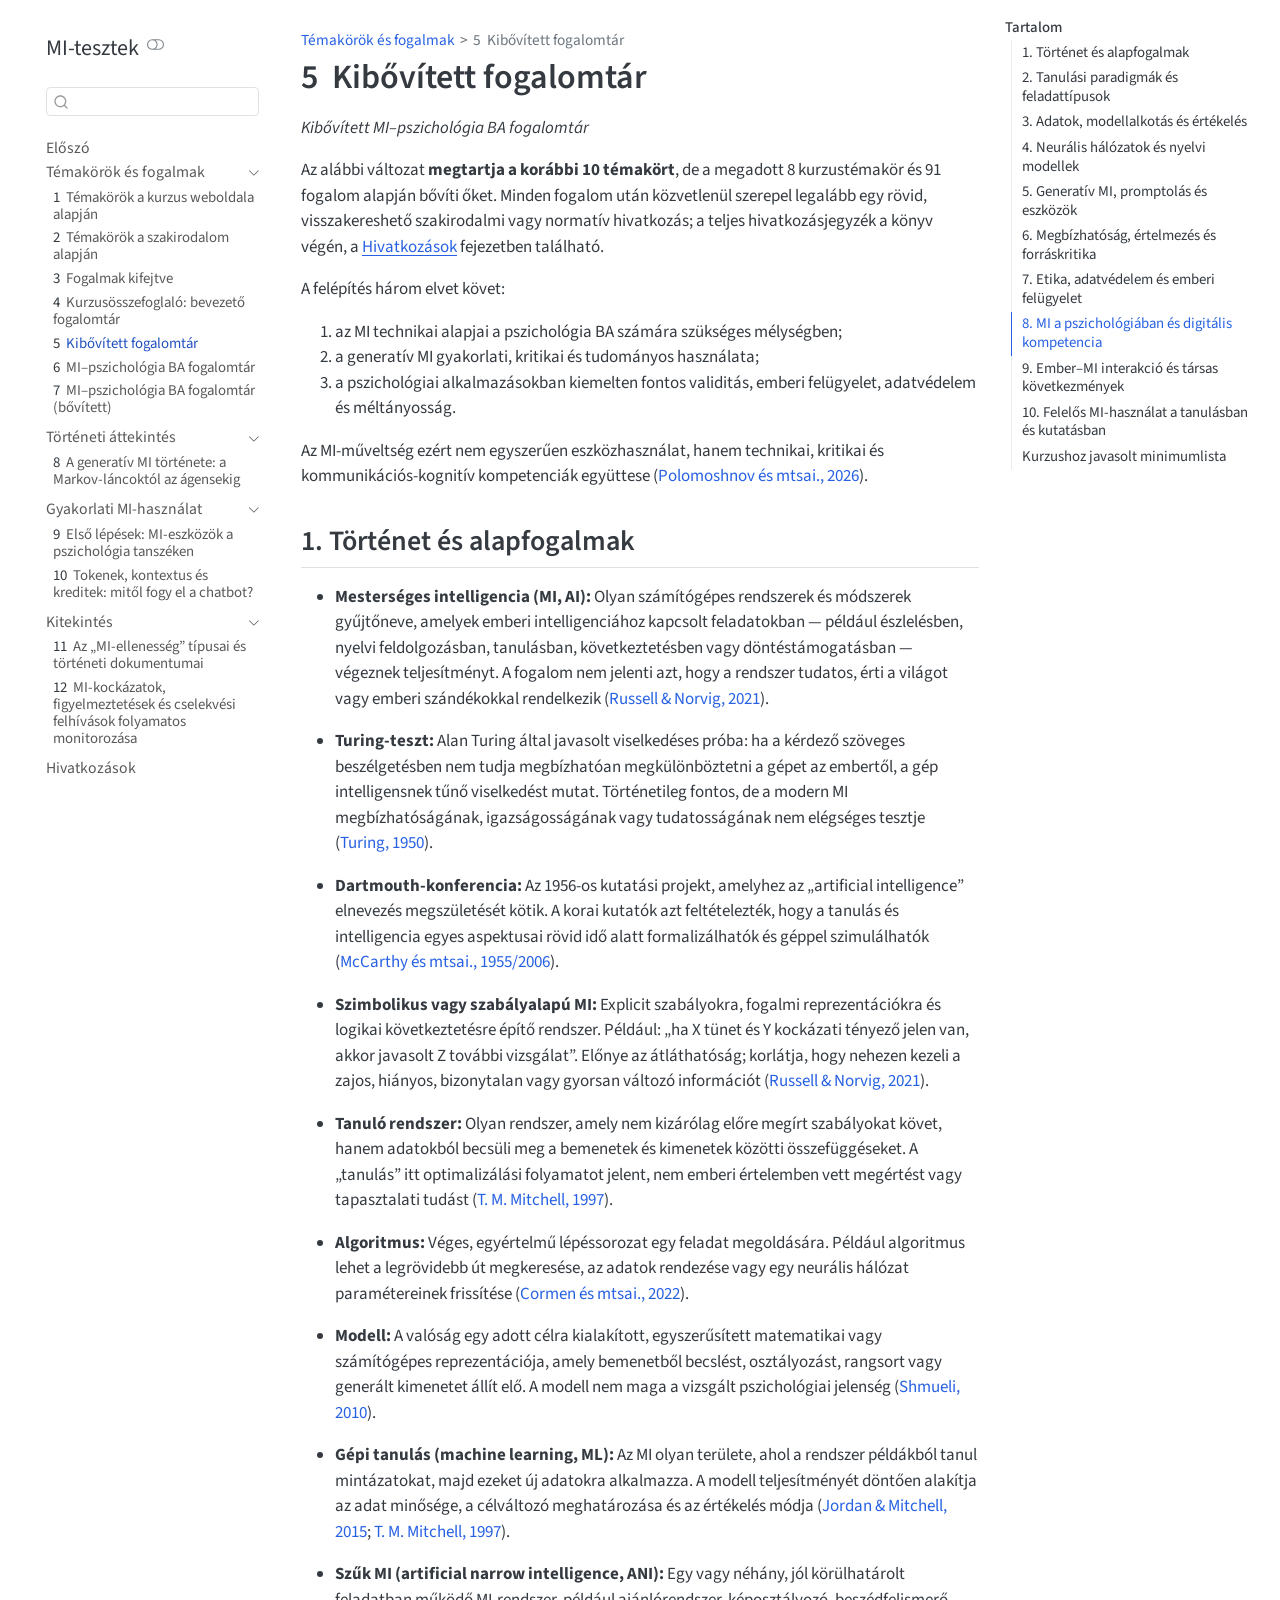
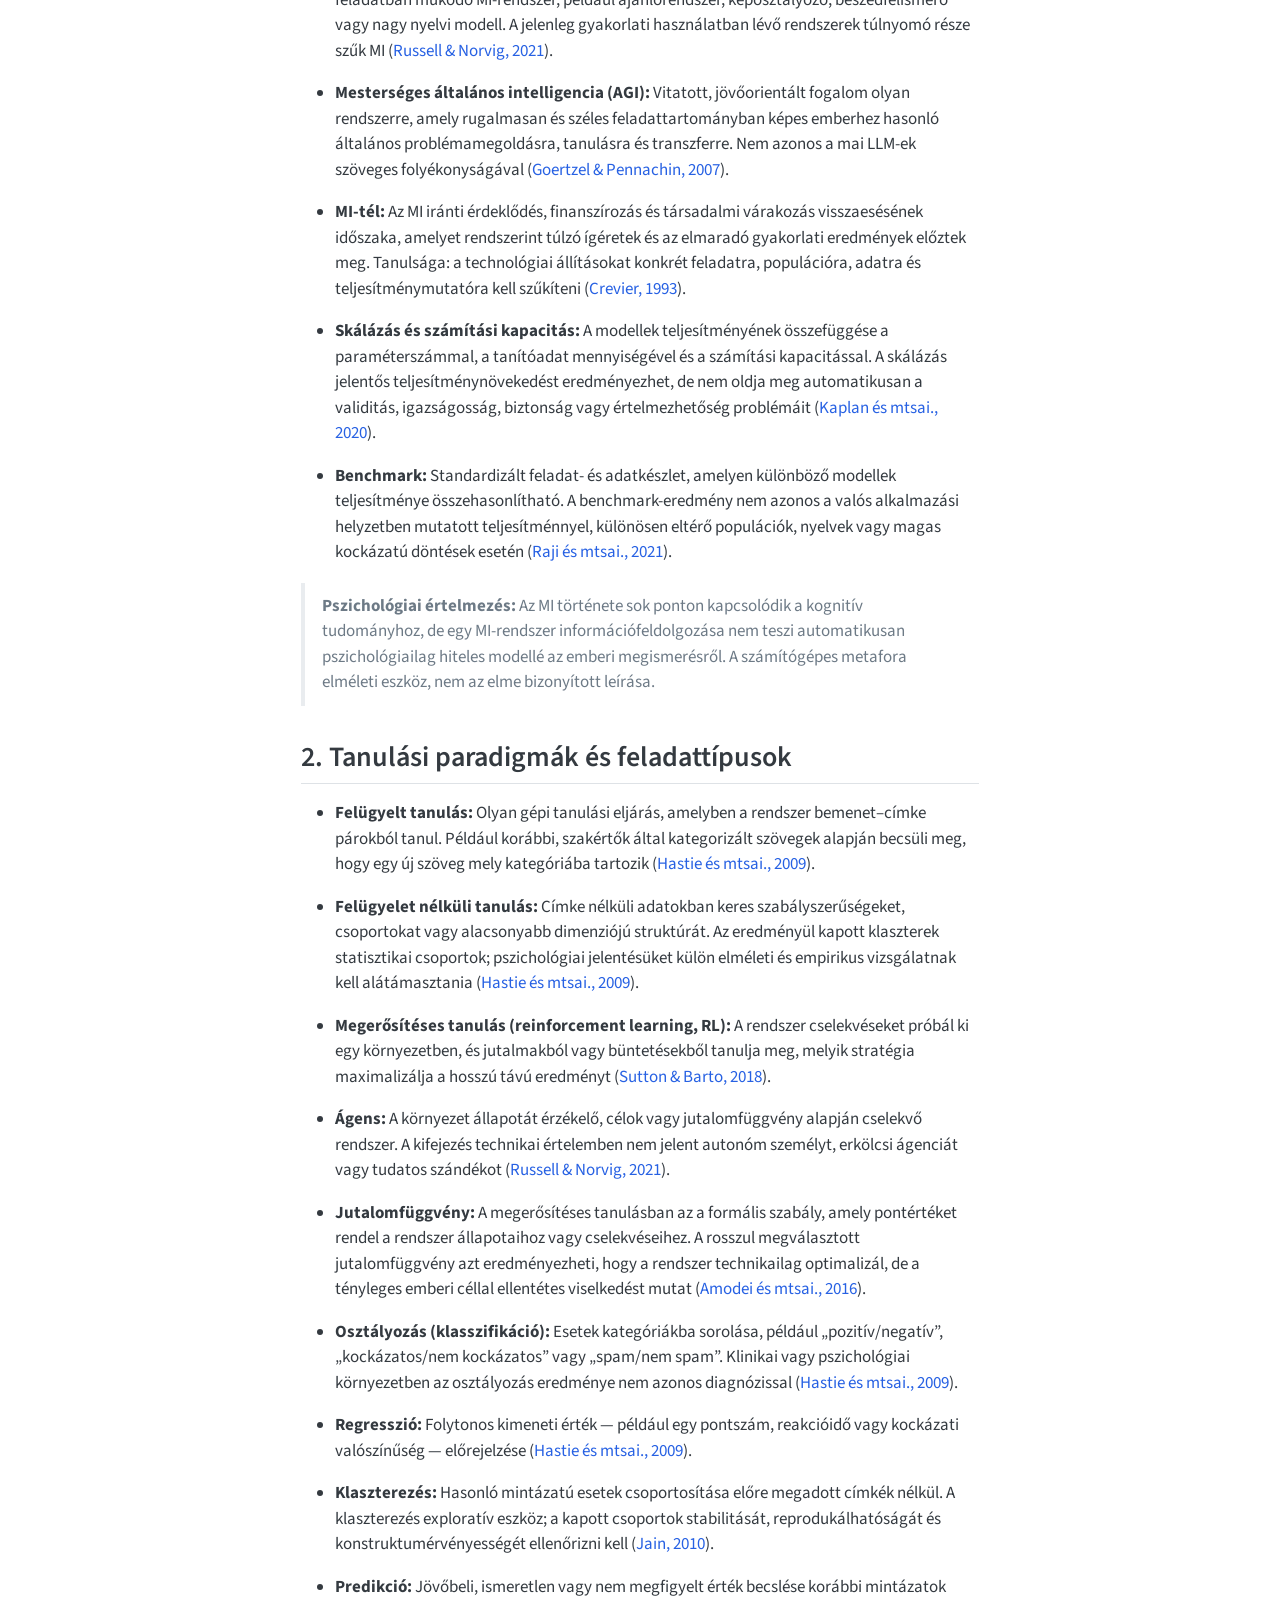
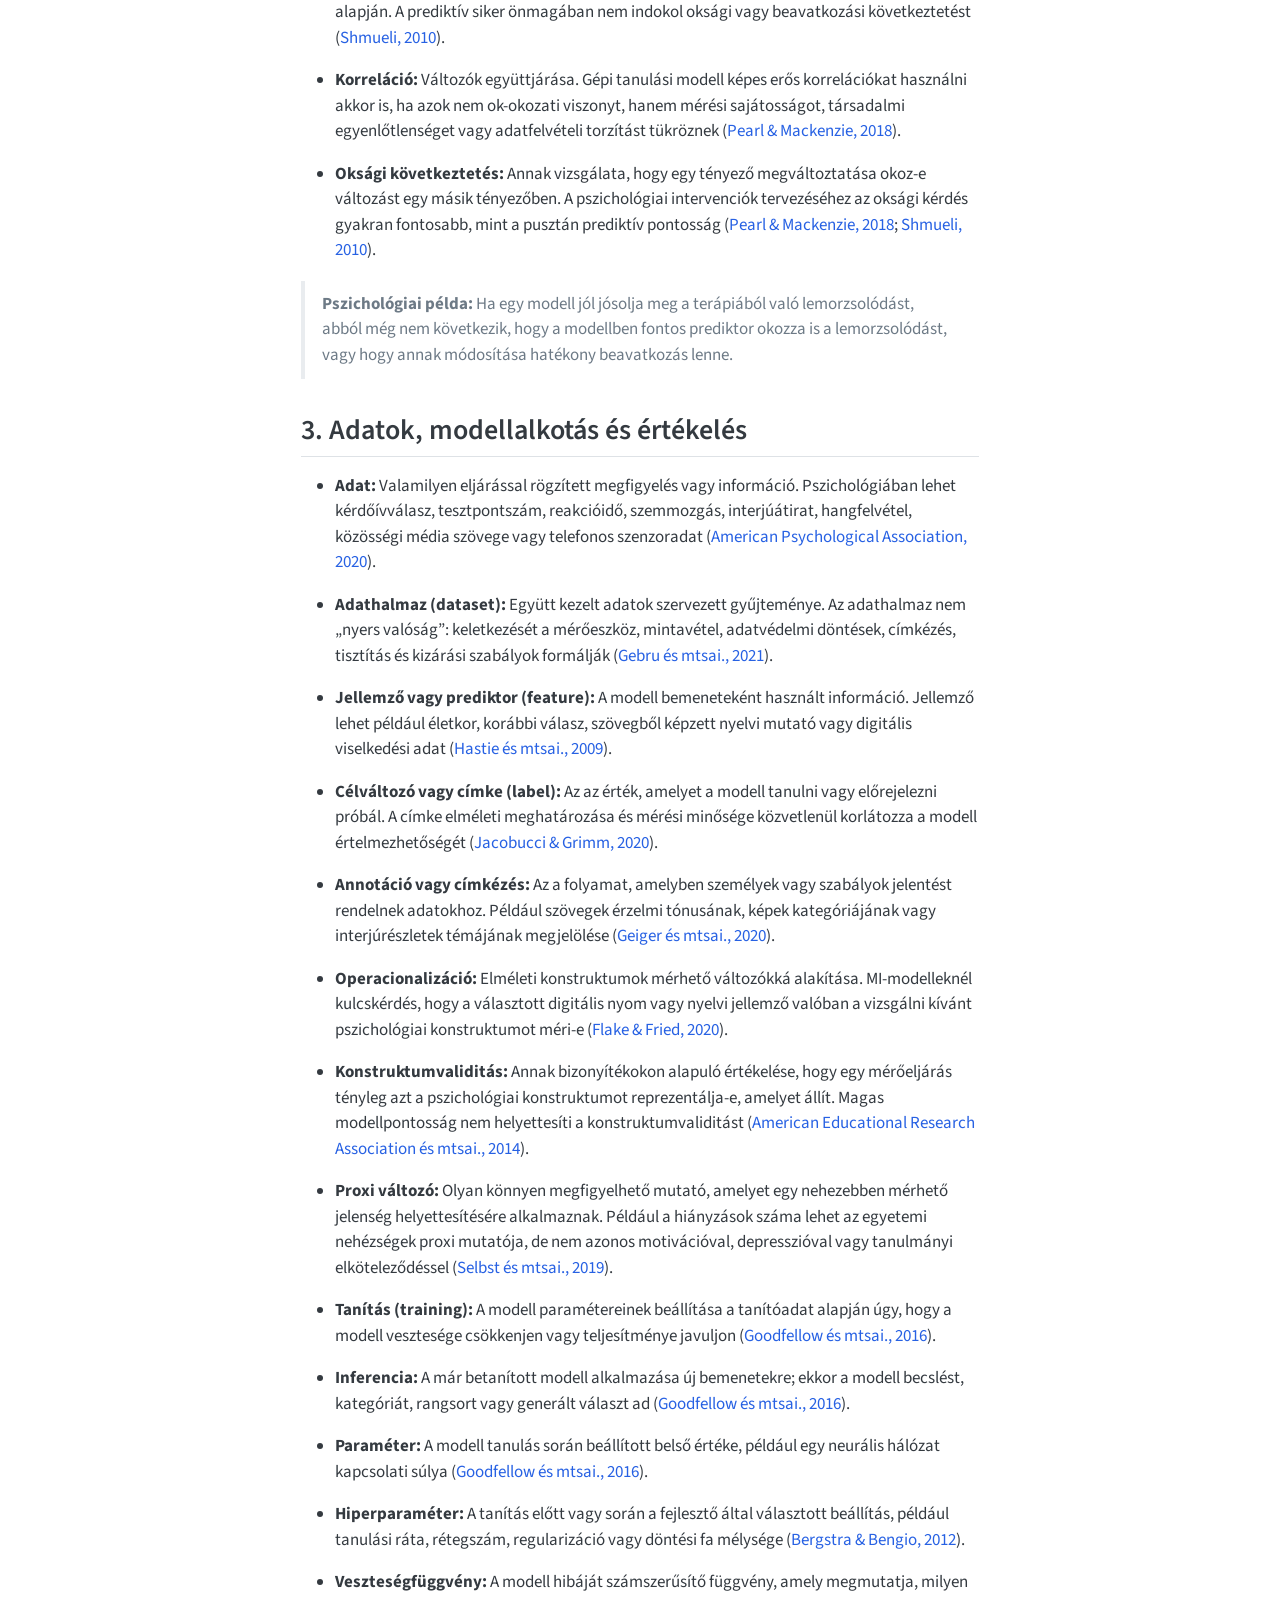
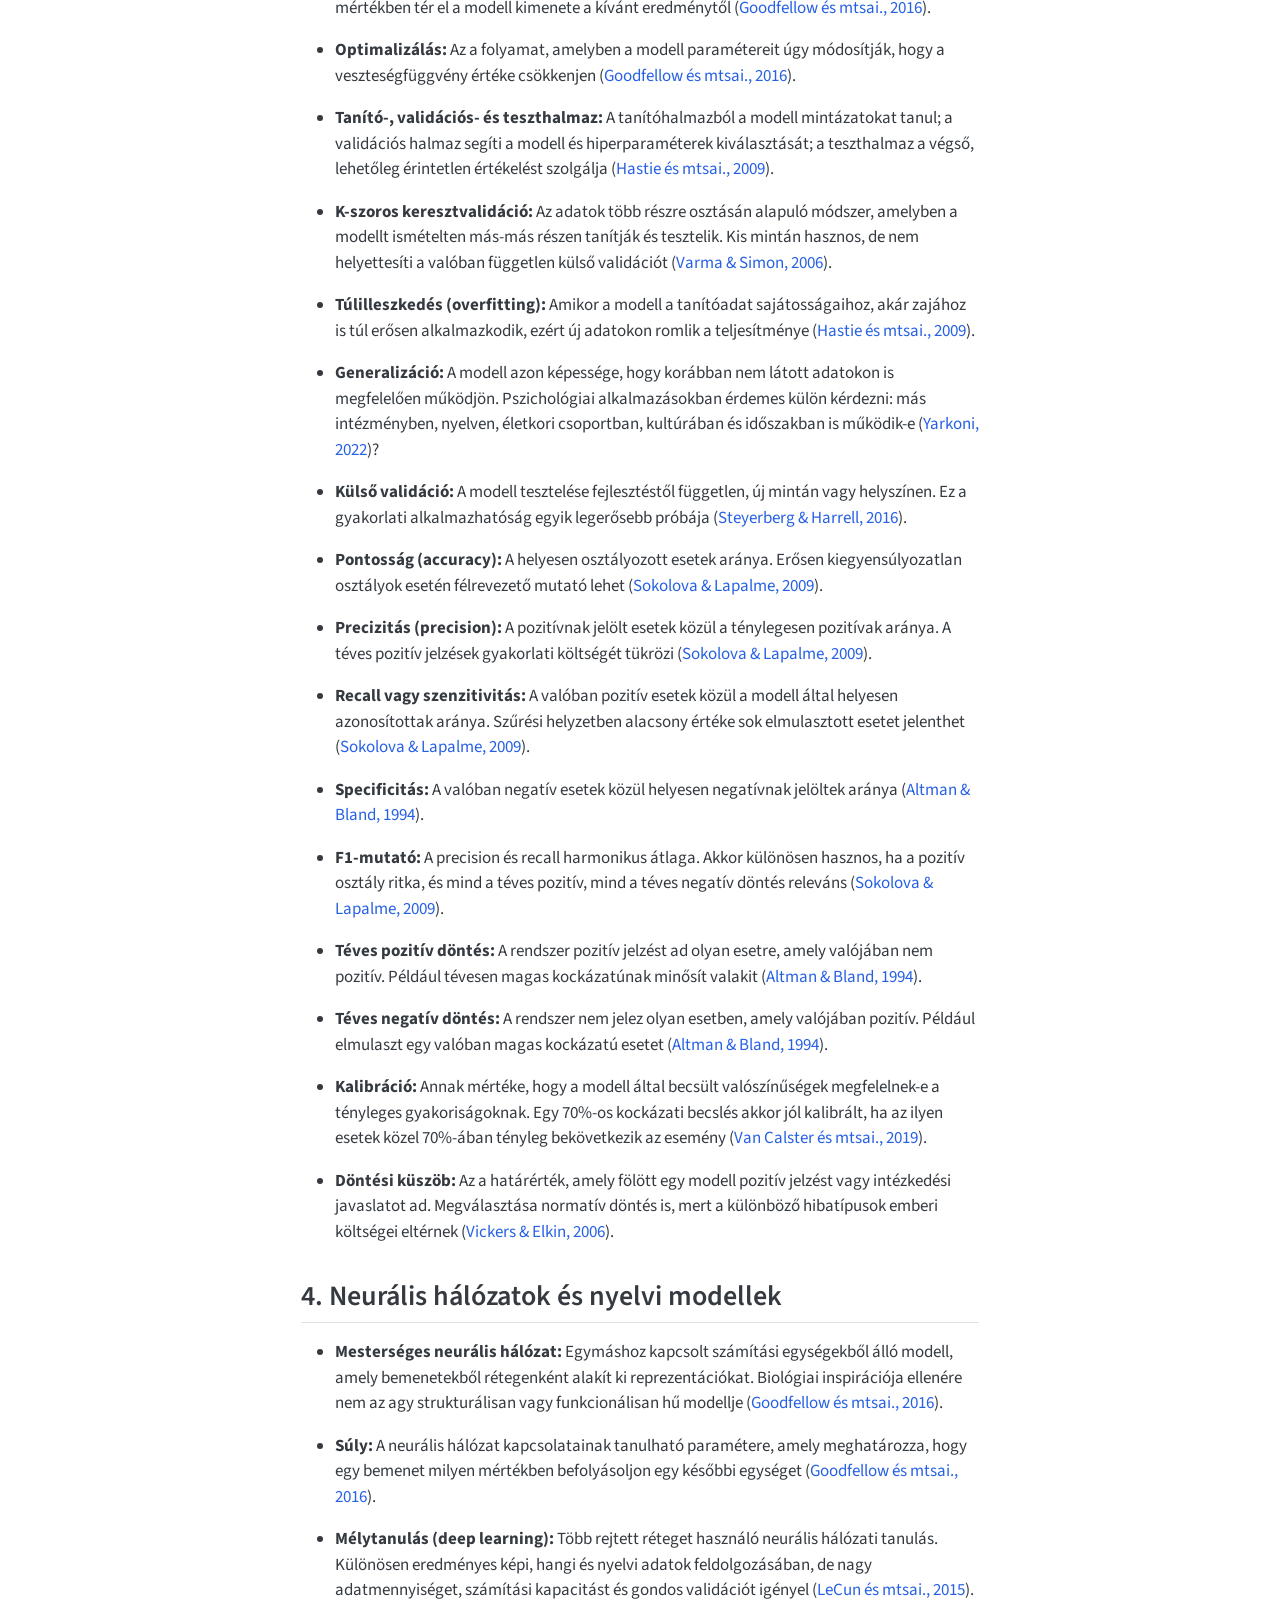
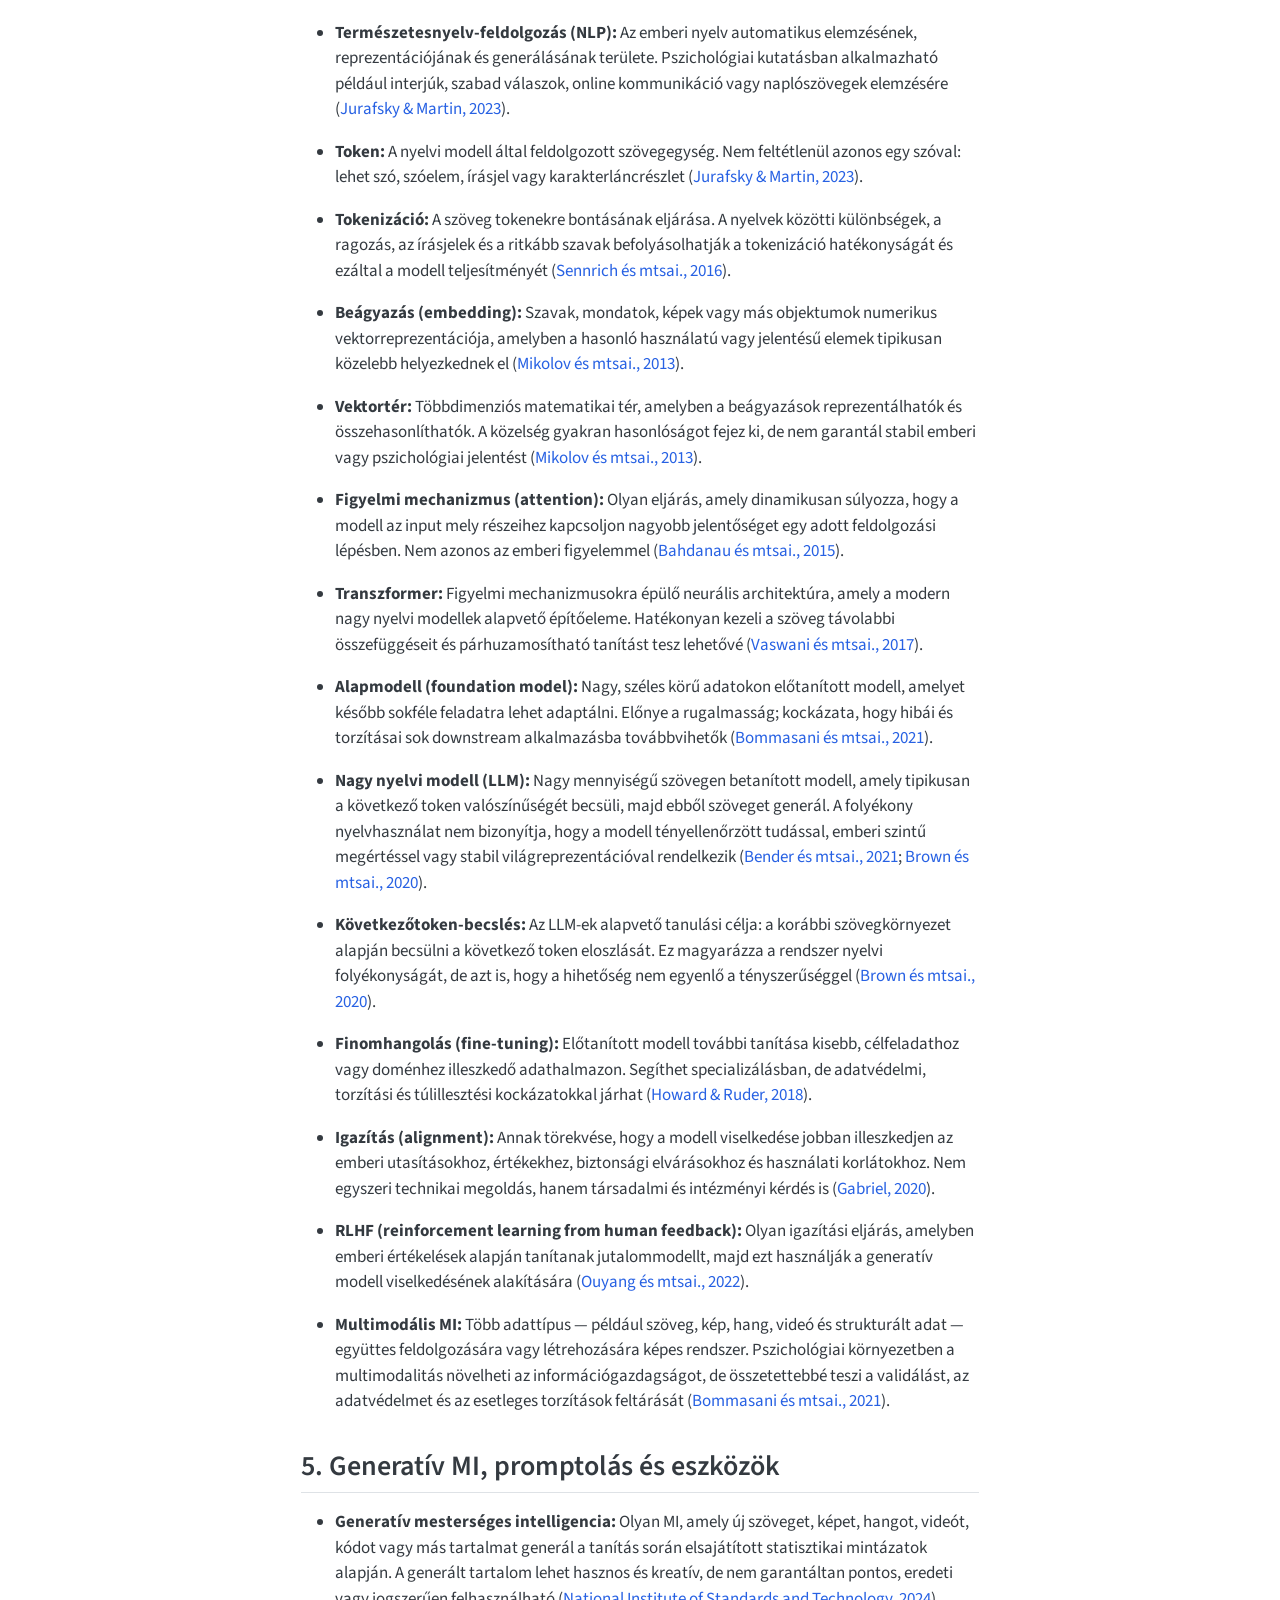
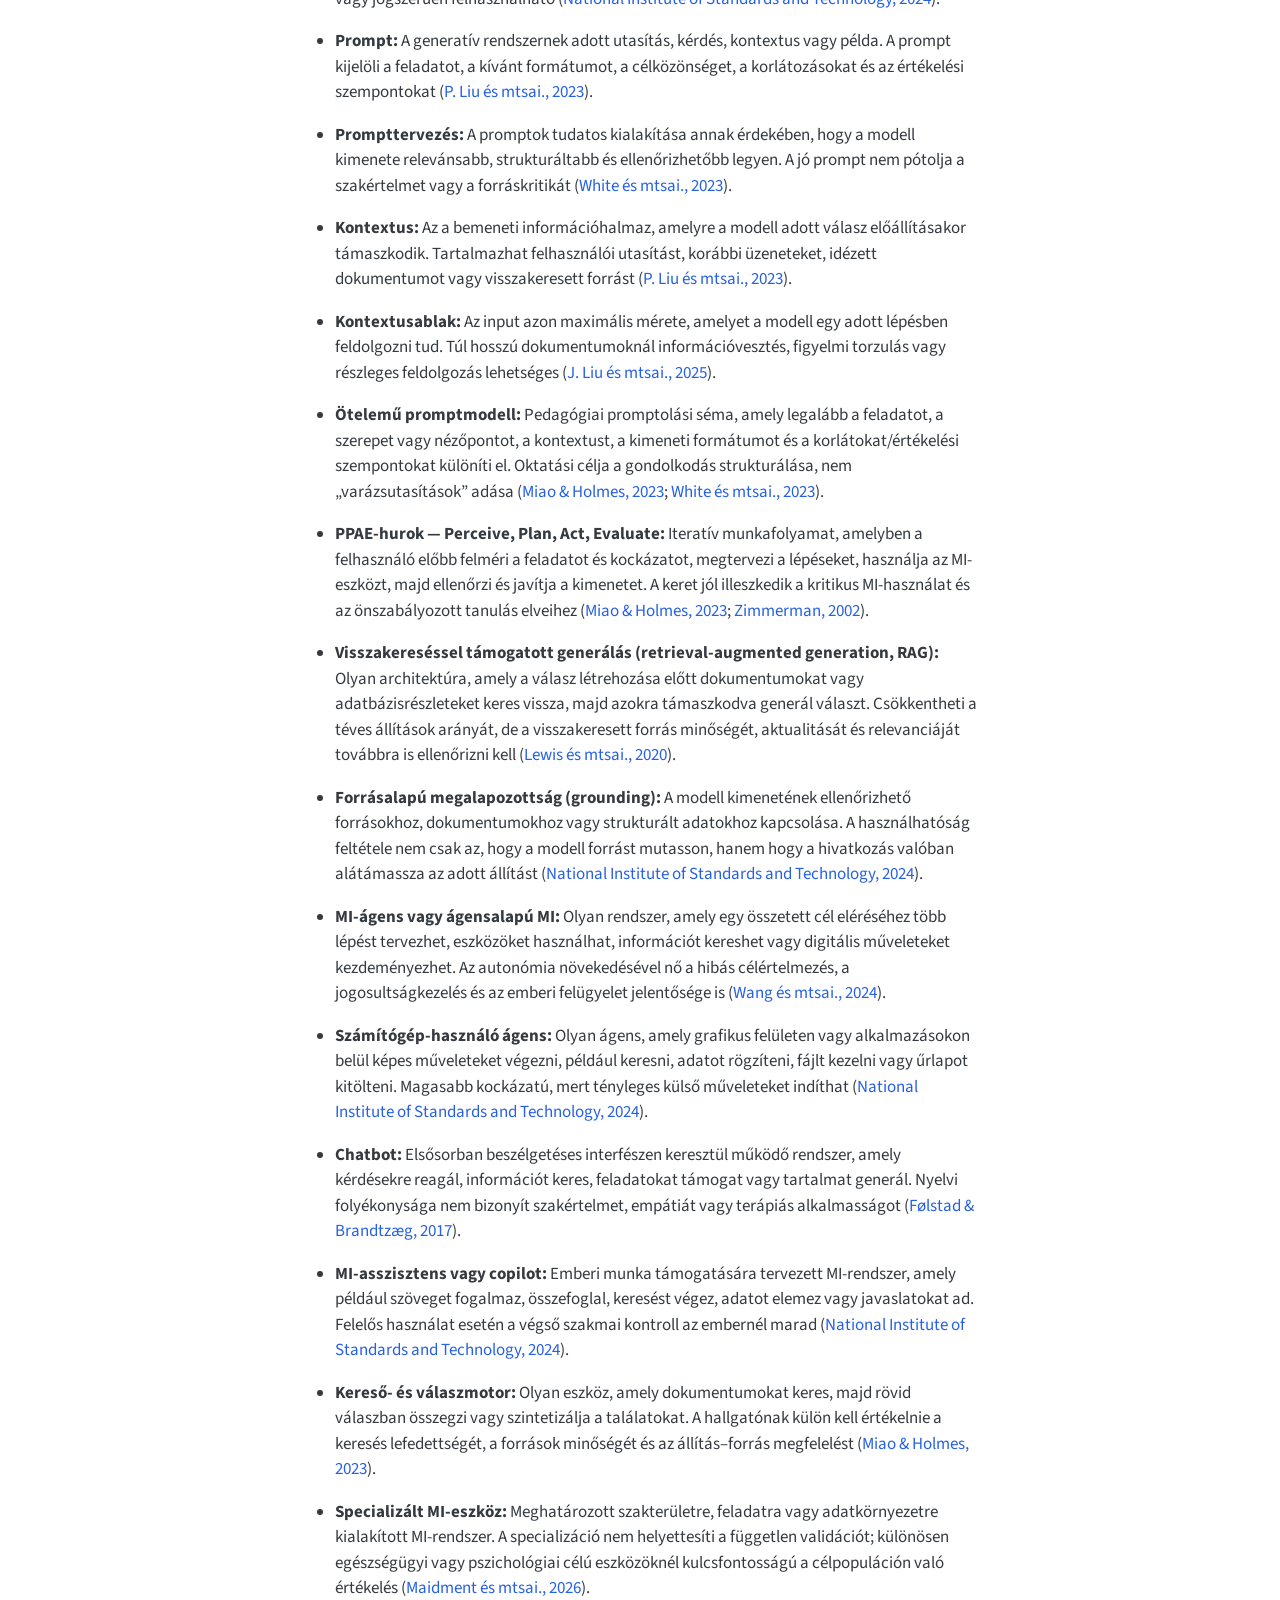
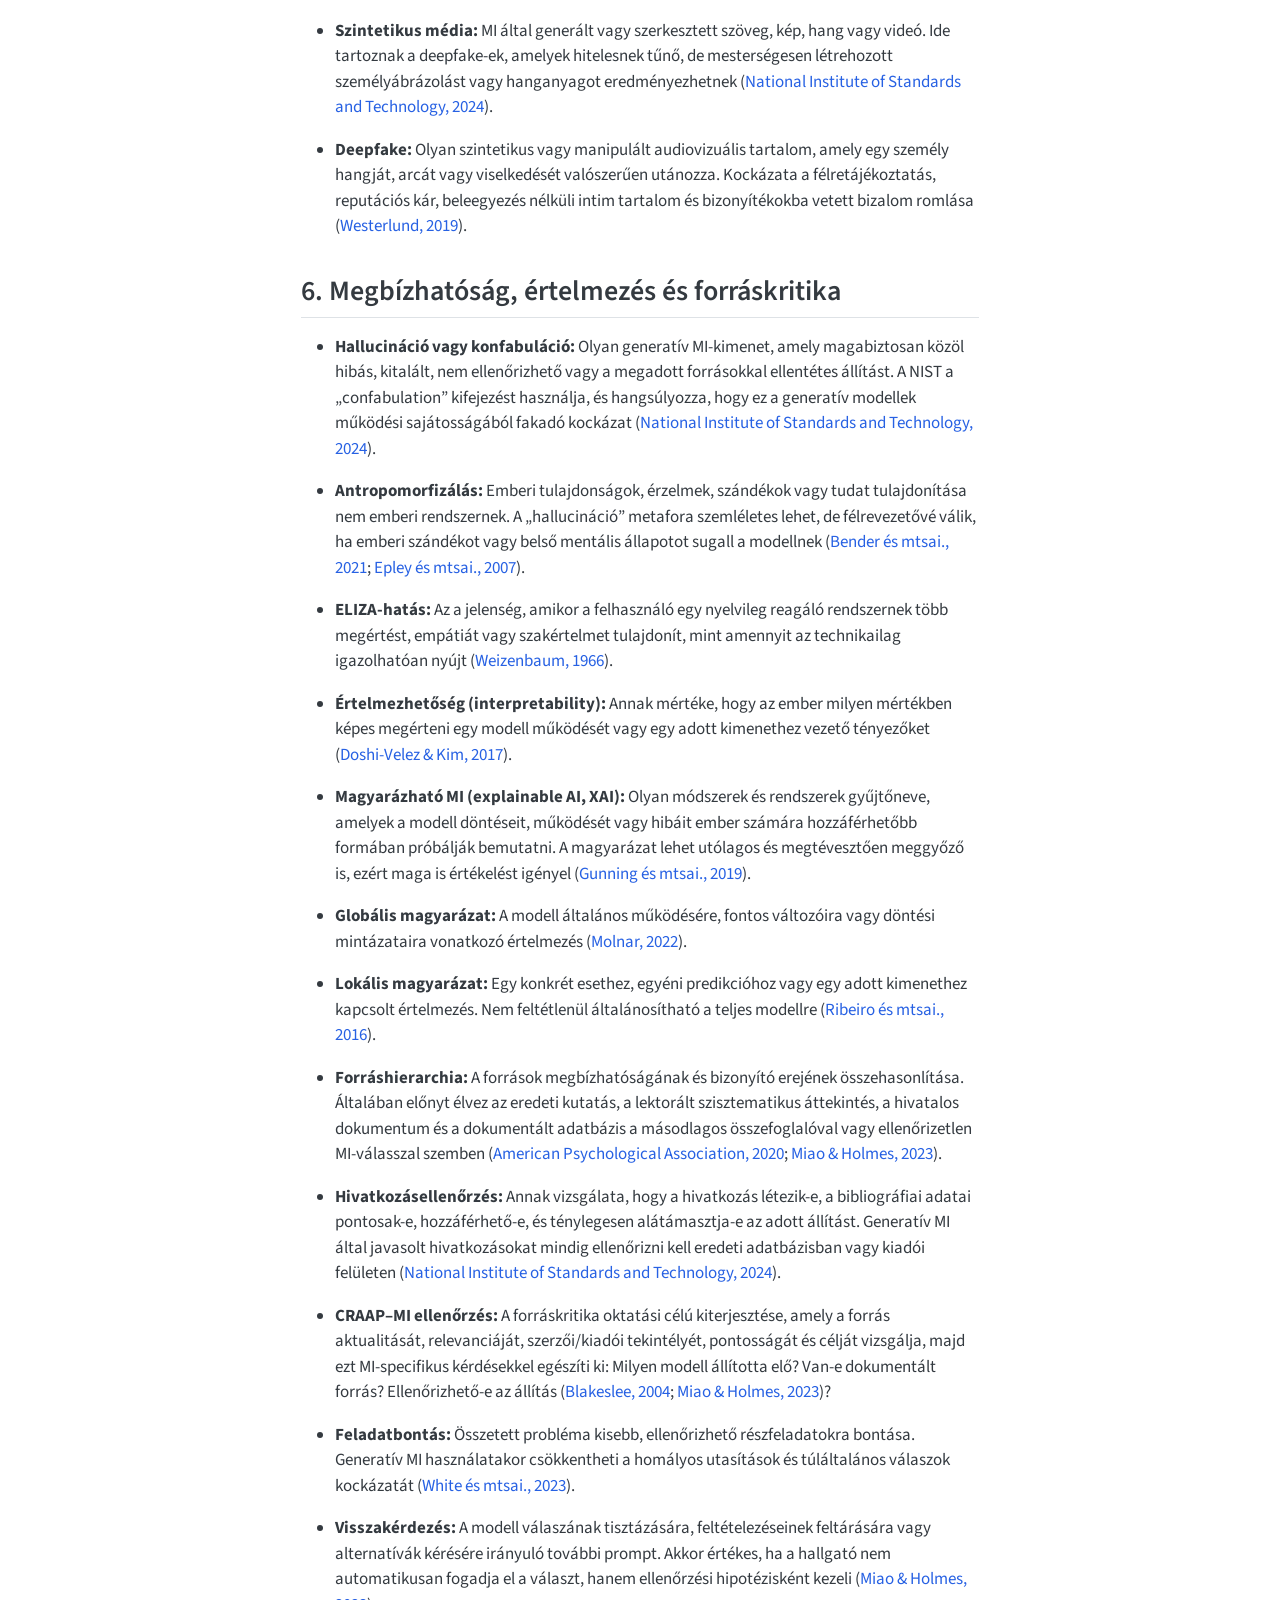
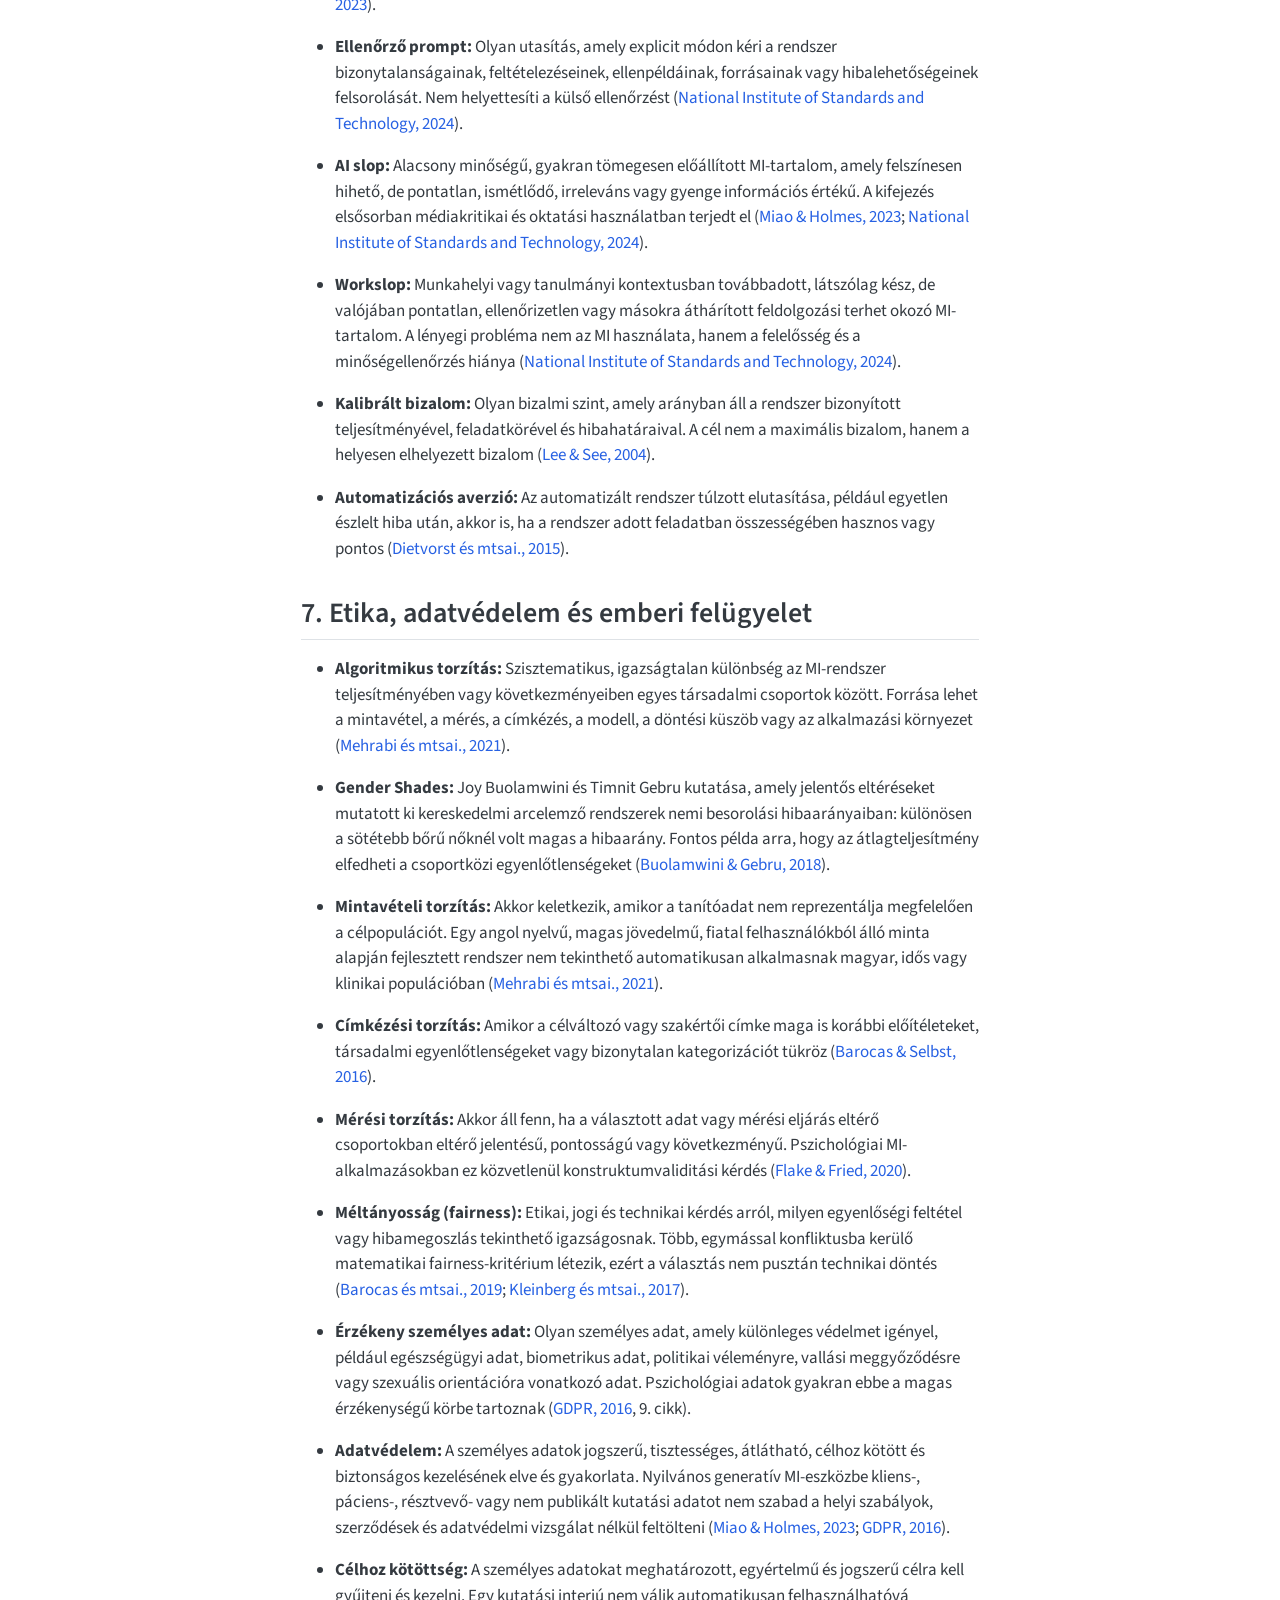
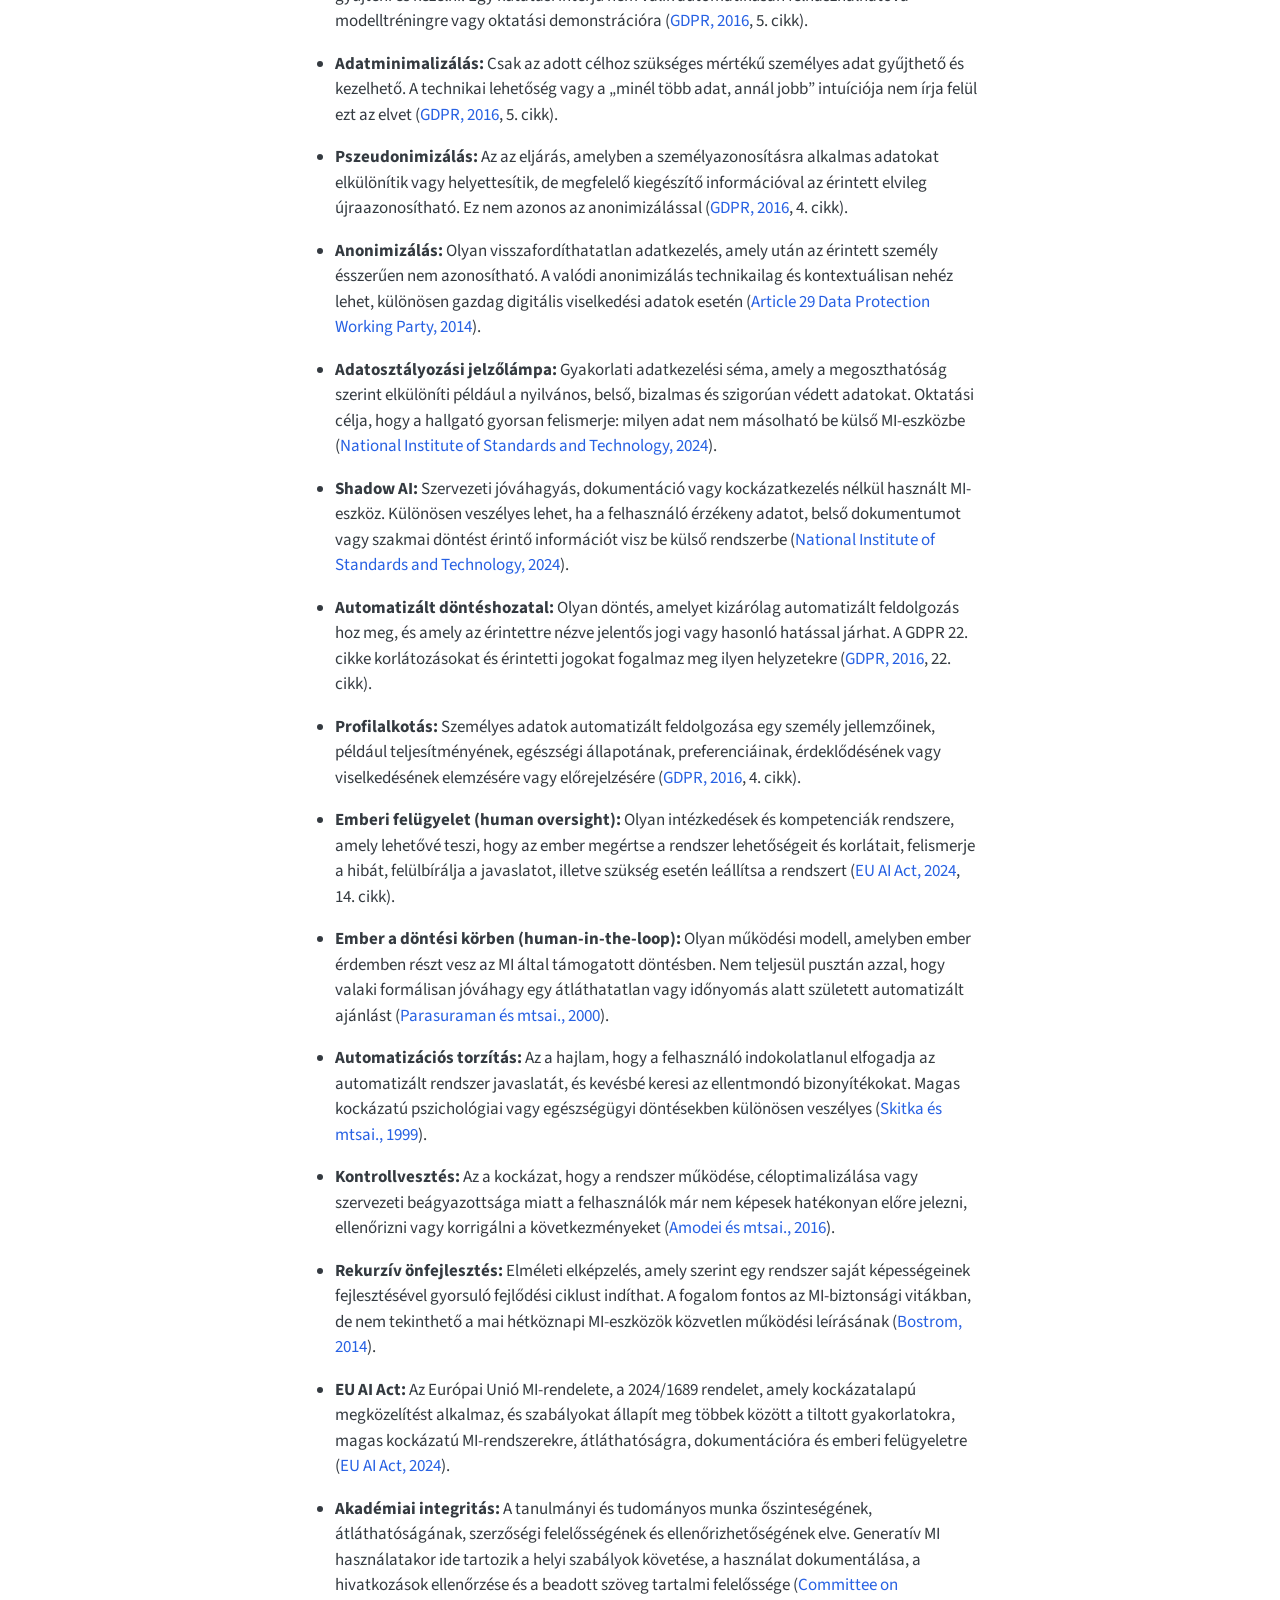
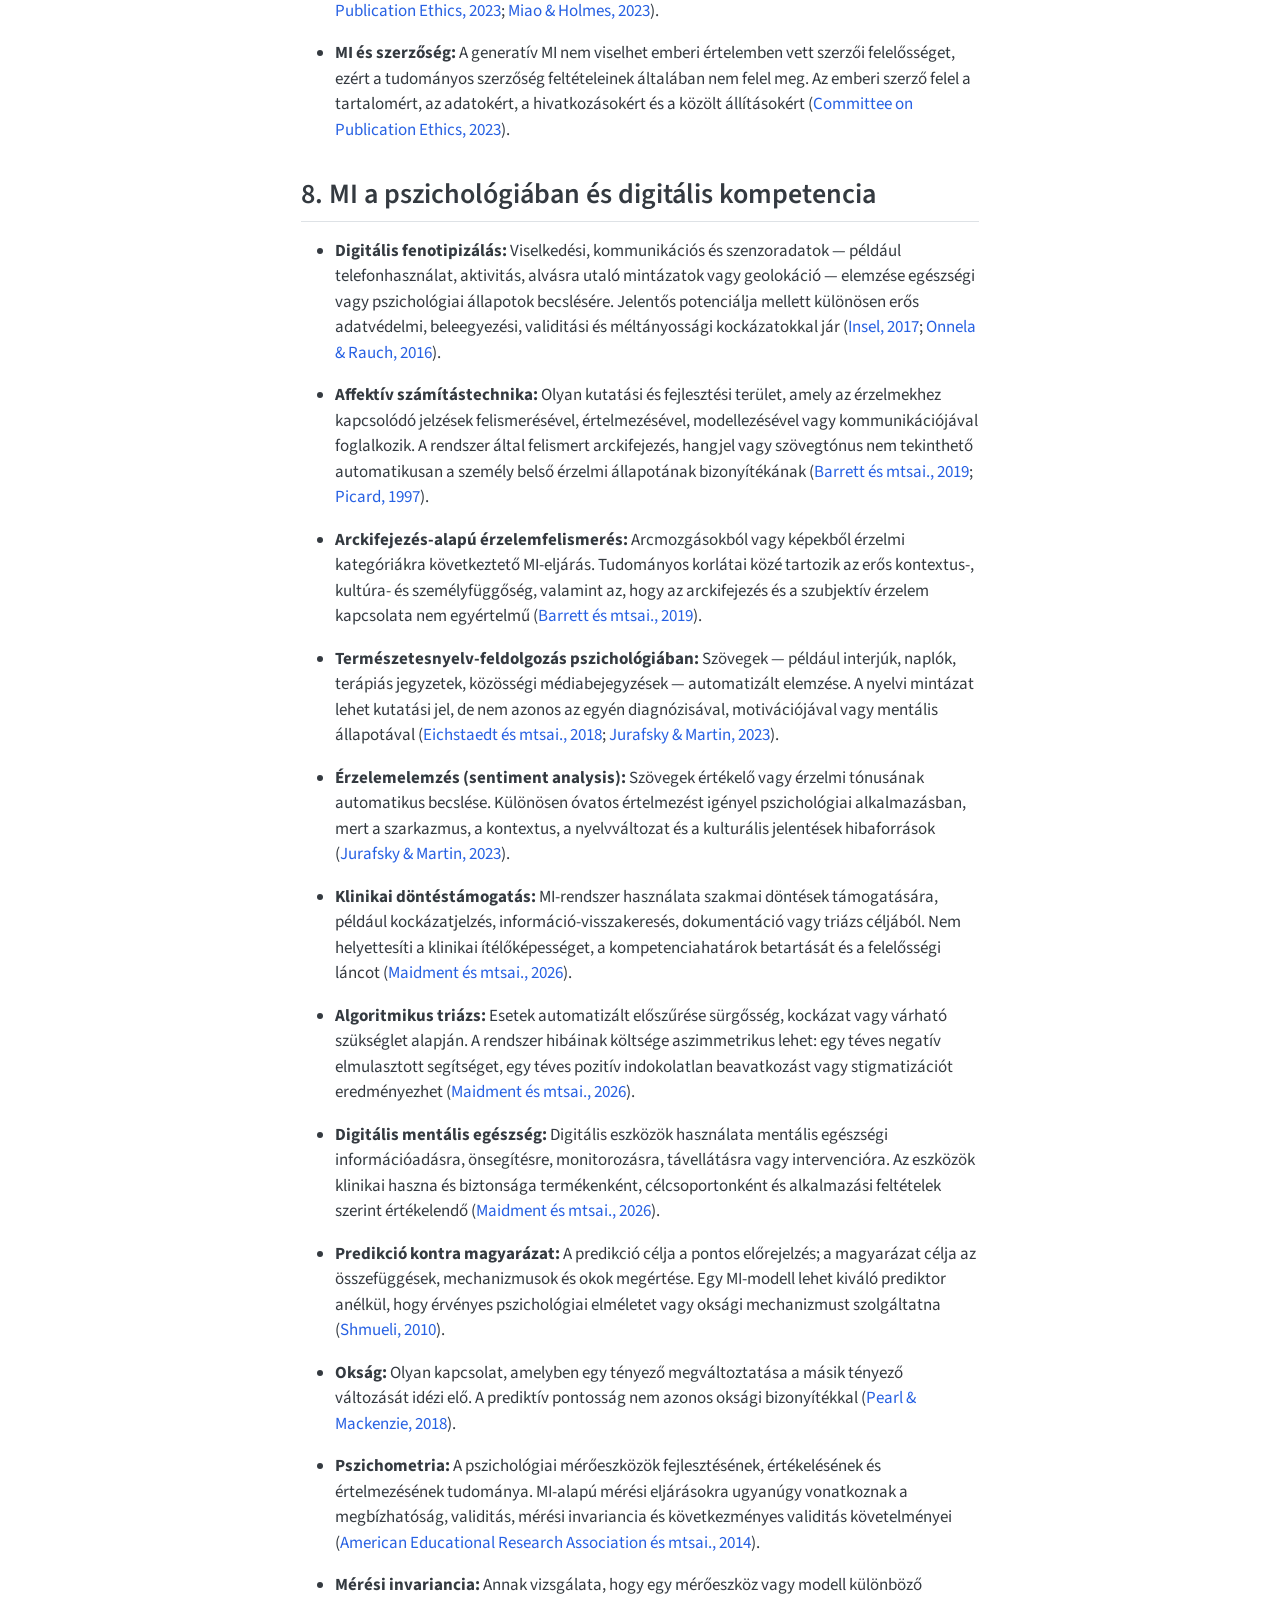
<file: docs/kurzusosszefoglalo_pai_2.html>
<!DOCTYPE html>
<html xmlns="http://www.w3.org/1999/xhtml" lang="hu" xml:lang="hu"><head>

<meta charset="utf-8">
<meta name="generator" content="quarto-1.10.18">

<meta name="viewport" content="width=device-width, initial-scale=1.0, user-scalable=yes">


<title>5&nbsp; Kibővített fogalomtár – MI-tesztek</title>
<style>
/* Default styles provided by pandoc.
** See https://pandoc.org/MANUAL.html#variables-for-html for config info.
*/
span.smallcaps{font-variant: small-caps;}
div.columns{display: flex; gap: 1.5em;}
div.column{flex: auto;}
@media screen {
div.columns{gap: min(4vw, 1.5em);}
div.column{overflow-x: auto;}
}
div.hanging-indent{margin-left: 1.5em; text-indent: -1.5em;}
ul.task-list{list-style: none;}
ul.task-list li input[type="checkbox"] {
  width: 0.8em;
  margin: 0 0.8em 0.2em -1em; /* quarto-specific, see https://github.com/quarto-dev/quarto-cli/issues/4556 */ 
  vertical-align: middle;
}
/* CSS for citations */
div.csl-bib-body { }
div.csl-entry {
  clear: both;
  margin-bottom: 0em;
}
.hanging-indent div.csl-entry {
  margin-left:2em;
  text-indent:-2em;
}
div.csl-left-margin {
  min-width:2em;
  float:left;
}
div.csl-right-inline {
  margin-left:2em;
  padding-left:1em;
}
div.csl-indent {
  margin-left: 2em;
}</style>


<script src="site_libs/quarto-nav/quarto-nav.js"></script>
<script src="site_libs/quarto-nav/headroom.min.js"></script>
<script src="site_libs/clipboard/clipboard.min.js"></script>
<script src="site_libs/quarto-search/autocomplete.umd.js"></script>
<script src="site_libs/quarto-search/fuse.min.js"></script>
<script src="site_libs/quarto-search/quarto-search.js"></script>
<meta name="quarto:offset" content="./">
<link href="./kurzusosszefoglalo_pai_3.html" rel="next">
<link href="./kurzusosszefoglalo_pai.html" rel="prev">
<script src="site_libs/quarto-html/quarto.js" type="module"></script>
<script src="site_libs/quarto-html/tabsets/tabsets.js" type="module"></script>
<script src="site_libs/quarto-html/popper.min.js"></script>
<script src="site_libs/quarto-html/tippy.umd.min.js"></script>
<script src="site_libs/quarto-html/anchor.min.js"></script>
<link href="site_libs/quarto-html/tippy.css" rel="stylesheet">
<link href="site_libs/quarto-html/quarto-syntax-highlighting-64a204ab8560d761af7679ceaba22944.css" rel="stylesheet" class="quarto-color-scheme" id="quarto-text-highlighting-styles">
<link href="site_libs/quarto-html/quarto-syntax-highlighting-dark-b85bc7c33db8c58e0ec93c3465666fed.css" rel="stylesheet" class="quarto-color-scheme quarto-color-alternate" id="quarto-text-highlighting-styles">
<link href="site_libs/quarto-html/quarto-syntax-highlighting-64a204ab8560d761af7679ceaba22944.css" rel="stylesheet" class="quarto-color-scheme-extra" id="quarto-text-highlighting-styles">
<script src="site_libs/bootstrap/bootstrap.min.js"></script>
<link href="site_libs/bootstrap/bootstrap-icons.css" rel="stylesheet">
<link href="site_libs/bootstrap/bootstrap-9d427fb9aa4e7f60cd390d7ae3c7ba90.min.css" rel="stylesheet" append-hash="true" class="quarto-color-scheme" id="quarto-bootstrap" data-mode="light">
<link href="site_libs/bootstrap/bootstrap-dark-494993c62a01dd0104ea6b4a58da199b.min.css" rel="stylesheet" append-hash="true" class="quarto-color-scheme quarto-color-alternate" id="quarto-bootstrap" data-mode="dark">
<link href="site_libs/bootstrap/bootstrap-9d427fb9aa4e7f60cd390d7ae3c7ba90.min.css" rel="stylesheet" append-hash="true" class="quarto-color-scheme-extra" id="quarto-bootstrap" data-mode="light">
<script id="quarto-search-options" type="application/json">{
  "location": "sidebar",
  "copy-button": false,
  "collapse-after": 3,
  "panel-placement": "start",
  "type": "textbox",
  "limit": 50,
  "keyboard-shortcut": [
    "f",
    "/",
    "s"
  ],
  "show-item-context": false,
  "language": {
    "search-no-results-text": "Nincs találat",
    "search-matching-documents-text": "matching documents",
    "search-copy-link-title": "Copy link to search",
    "search-hide-matches-text": "Hide additional matches",
    "search-more-match-text": "more match in this document",
    "search-more-matches-text": "more matches in this document",
    "search-clear-button-title": "Clear",
    "search-text-placeholder": "",
    "search-detached-cancel-button-title": "Cancel",
    "search-submit-button-title": "Submit",
    "search-label": "Search"
  }
}</script>
<style>html{ scroll-behavior: smooth; }</style>


</head>

<body class="nav-sidebar floating quarto-light"><script id="quarto-html-before-body" type="application/javascript">
    const toggleBodyColorMode = (bsSheetEl) => {
      const mode = bsSheetEl.getAttribute("data-mode");
      const bodyEl = window.document.querySelector("body");
      if (mode === "dark") {
        bodyEl.classList.add("quarto-dark");
        bodyEl.classList.remove("quarto-light");
      } else {
        bodyEl.classList.add("quarto-light");
        bodyEl.classList.remove("quarto-dark");
      }
    }
    const toggleBodyColorPrimary = () => {
      const bsSheetEl = window.document.querySelector("link#quarto-bootstrap:not([rel=disabled-stylesheet])");
      if (bsSheetEl) {
        toggleBodyColorMode(bsSheetEl);
      }
    }
    const setColorSchemeToggle = (alternate) => {
      const toggles = window.document.querySelectorAll('.quarto-color-scheme-toggle');
      for (let i=0; i < toggles.length; i++) {
        const toggle = toggles[i];
        if (toggle) {
          if (alternate) {
            toggle.classList.add("alternate");
          } else {
            toggle.classList.remove("alternate");
          }
        }
      }
    };
    const toggleColorMode = (alternate) => {
      // Switch the stylesheets
      const primaryStylesheets = window.document.querySelectorAll('link.quarto-color-scheme:not(.quarto-color-alternate)');
      const alternateStylesheets = window.document.querySelectorAll('link.quarto-color-scheme.quarto-color-alternate');
      manageTransitions('#quarto-margin-sidebar .nav-link', false);
      if (alternate) {
        // note: dark is layered on light, we don't disable primary!
        enableStylesheet(alternateStylesheets);
        for (const sheetNode of alternateStylesheets) {
          if (sheetNode.id === "quarto-bootstrap") {
            toggleBodyColorMode(sheetNode);
          }
        }
      } else {
        disableStylesheet(alternateStylesheets);
        enableStylesheet(primaryStylesheets)
        toggleBodyColorPrimary();
      }
      manageTransitions('#quarto-margin-sidebar .nav-link', true);
      // Switch the toggles
      setColorSchemeToggle(alternate)
      // Hack to workaround the fact that safari doesn't
      // properly recolor the scrollbar when toggling (#1455)
      if (navigator.userAgent.indexOf('Safari') > 0 && navigator.userAgent.indexOf('Chrome') == -1) {
        manageTransitions("body", false);
        window.scrollTo(0, 1);
        setTimeout(() => {
          window.scrollTo(0, 0);
          manageTransitions("body", true);
        }, 40);
      }
    }
    const disableStylesheet = (stylesheets) => {
      for (let i=0; i < stylesheets.length; i++) {
        const stylesheet = stylesheets[i];
        stylesheet.rel = 'disabled-stylesheet';
      }
    }
    const enableStylesheet = (stylesheets) => {
      for (let i=0; i < stylesheets.length; i++) {
        const stylesheet = stylesheets[i];
        if(stylesheet.rel !== 'stylesheet') { // for Chrome, which will still FOUC without this check
          stylesheet.rel = 'stylesheet';
        }
      }
    }
    const manageTransitions = (selector, allowTransitions) => {
      const els = window.document.querySelectorAll(selector);
      for (let i=0; i < els.length; i++) {
        const el = els[i];
        if (allowTransitions) {
          el.classList.remove('notransition');
        } else {
          el.classList.add('notransition');
        }
      }
    }
    const isFileUrl = () => {
      return window.location.protocol === 'file:';
    }
    const hasAlternateSentinel = () => {
      let styleSentinel = getColorSchemeSentinel();
      if (styleSentinel !== null) {
        return styleSentinel === "alternate";
      } else {
        return false;
      }
    }
    const setStyleSentinel = (alternate) => {
      const value = alternate ? "alternate" : "default";
      if (!isFileUrl()) {
        window.localStorage.setItem("quarto-color-scheme", value);
      } else {
        localAlternateSentinel = value;
      }
    }
    const getColorSchemeSentinel = () => {
      if (!isFileUrl()) {
        const storageValue = window.localStorage.getItem("quarto-color-scheme");
        return storageValue != null ? storageValue : localAlternateSentinel;
      } else {
        return localAlternateSentinel;
      }
    }
    const toggleGiscusIfUsed = (isAlternate, darkModeDefault) => {
      const baseTheme = document.querySelector('#giscus-base-theme')?.value ?? 'light';
      const alternateTheme = document.querySelector('#giscus-alt-theme')?.value ?? 'dark';
      let newTheme = '';
      if(authorPrefersDark) {
        newTheme = isAlternate ? baseTheme : alternateTheme;
      } else {
        newTheme = isAlternate ? alternateTheme : baseTheme;
      }
      const changeGiscusTheme = () => {
        // From: https://github.com/giscus/giscus/issues/336
        const sendMessage = (message) => {
          const iframe = document.querySelector('iframe.giscus-frame');
          if (!iframe) return;
          iframe.contentWindow.postMessage({ giscus: message }, 'https://giscus.app');
        }
        sendMessage({
          setConfig: {
            theme: newTheme
          }
        });
      }
      const isGiscussLoaded = window.document.querySelector('iframe.giscus-frame') !== null;
      if (isGiscussLoaded) {
        changeGiscusTheme();
      }
    };
    const authorPrefersDark = false;
    const darkModeDefault = authorPrefersDark;
      document.querySelector('link#quarto-text-highlighting-styles.quarto-color-scheme-extra').rel = 'disabled-stylesheet';
      document.querySelector('link#quarto-bootstrap.quarto-color-scheme-extra').rel = 'disabled-stylesheet';
    let localAlternateSentinel = darkModeDefault ? 'alternate' : 'default';
    // Dark / light mode switch
    window.quartoToggleColorScheme = () => {
      // Read the current dark / light value
      let toAlternate = !hasAlternateSentinel();
      toggleColorMode(toAlternate);
      setStyleSentinel(toAlternate);
      toggleGiscusIfUsed(toAlternate, darkModeDefault);
      window.dispatchEvent(new Event('resize'));
    };
    // Switch to dark mode if need be
    if (hasAlternateSentinel()) {
      toggleColorMode(true);
    } else {
      toggleColorMode(false);
    }
  </script>

<div id="quarto-search-results"></div>
  <header id="quarto-header" class="headroom fixed-top">
  <nav class="quarto-secondary-nav">
    <div class="container-fluid d-flex">
      <button type="button" class="quarto-btn-toggle btn" data-bs-toggle="collapse" role="button" data-bs-target=".quarto-sidebar-collapse-item" aria-controls="quarto-sidebar" aria-expanded="false" aria-label="Toggle sidebar navigation" onclick="if (window.quartoToggleHeadroom) { window.quartoToggleHeadroom(); }">
        <i class="bi bi-layout-text-sidebar-reverse"></i>
      </button>
        <nav class="quarto-page-breadcrumbs" aria-label="breadcrumb"><ol class="breadcrumb"><li class="breadcrumb-item"><a href="./temakorok.html">Témakörök és fogalmak</a></li><li class="breadcrumb-item"><a href="./kurzusosszefoglalo_pai_2.html"><span class="chapter-number">5</span>&nbsp; <span class="chapter-title">Kibővített fogalomtár</span></a></li></ol></nav>
        <a class="flex-grow-1" role="navigation" data-bs-toggle="collapse" data-bs-target=".quarto-sidebar-collapse-item" aria-controls="quarto-sidebar" aria-expanded="false" aria-label="Toggle sidebar navigation" onclick="if (window.quartoToggleHeadroom) { window.quartoToggleHeadroom(); }">      
        </a>
      <button type="button" class="btn quarto-search-button" aria-label="Search" onclick="window.quartoOpenSearch();">
        <i class="bi bi-search"></i>
      </button>
    </div>
  </nav>
</header>
<!-- content -->
<div id="quarto-content" class="quarto-container page-columns page-rows-contents page-layout-article">
<!-- sidebar -->
  <nav id="quarto-sidebar" class="sidebar collapse collapse-horizontal quarto-sidebar-collapse-item sidebar-navigation floating overflow-auto">
    <div class="pt-lg-2 mt-2 text-left sidebar-header">
    <div class="sidebar-title mb-0 py-0">
      <a href="./">MI-tesztek</a> 
        <div class="sidebar-tools-main">
  <a href="" class="quarto-color-scheme-toggle quarto-navigation-tool  px-1" onclick="window.quartoToggleColorScheme(); return false;" title="Toggle dark mode"><i class="bi"></i></a>
</div>
    </div>
      </div>
        <div class="mt-2 flex-shrink-0 align-items-center">
        <div class="sidebar-search">
        <div id="quarto-search" class="" title="Search"></div>
        </div>
        </div>
    <div class="sidebar-menu-container"> 
    <ul class="list-unstyled mt-1">
        <li class="sidebar-item">
  <div class="sidebar-item-container"> 
  <a href="./index.html" class="sidebar-item-text sidebar-link">
 <span class="menu-text">Előszó</span></a>
  </div>
</li>
        <li class="sidebar-item sidebar-item-section">
      <div class="sidebar-item-container"> 
            <a class="sidebar-item-text sidebar-link text-start" data-bs-toggle="collapse" data-bs-target="#quarto-sidebar-section-1" role="navigation" aria-expanded="true">
 <span class="menu-text">Témakörök és fogalmak</span></a>
          <a class="sidebar-item-toggle text-start" data-bs-toggle="collapse" data-bs-target="#quarto-sidebar-section-1" role="navigation" aria-expanded="true" aria-label="Toggle section">
            <i class="bi bi-chevron-right ms-2"></i>
          </a> 
      </div>
      <ul id="quarto-sidebar-section-1" class="collapse list-unstyled sidebar-section depth1 show">  
          <li class="sidebar-item">
  <div class="sidebar-item-container"> 
  <a href="./temakorok.html" class="sidebar-item-text sidebar-link">
 <span class="menu-text"><span class="chapter-number">1</span>&nbsp; <span class="chapter-title">Témakörök a kurzus weboldala alapján</span></span></a>
  </div>
</li>
          <li class="sidebar-item">
  <div class="sidebar-item-container"> 
  <a href="./temakorok_irodalom.html" class="sidebar-item-text sidebar-link">
 <span class="menu-text"><span class="chapter-number">2</span>&nbsp; <span class="chapter-title">Témakörök a szakirodalom alapján</span></span></a>
  </div>
</li>
          <li class="sidebar-item">
  <div class="sidebar-item-container"> 
  <a href="./temakorok_irodalom_kifejtve.html" class="sidebar-item-text sidebar-link">
 <span class="menu-text"><span class="chapter-number">3</span>&nbsp; <span class="chapter-title">Fogalmak kifejtve</span></span></a>
  </div>
</li>
          <li class="sidebar-item">
  <div class="sidebar-item-container"> 
  <a href="./kurzusosszefoglalo_pai.html" class="sidebar-item-text sidebar-link">
 <span class="menu-text"><span class="chapter-number">4</span>&nbsp; <span class="chapter-title">Kurzusösszefoglaló: bevezető fogalomtár</span></span></a>
  </div>
</li>
          <li class="sidebar-item">
  <div class="sidebar-item-container"> 
  <a href="./kurzusosszefoglalo_pai_2.html" class="sidebar-item-text sidebar-link active">
 <span class="menu-text"><span class="chapter-number">5</span>&nbsp; <span class="chapter-title">Kibővített fogalomtár</span></span></a>
  </div>
</li>
          <li class="sidebar-item">
  <div class="sidebar-item-container"> 
  <a href="./kurzusosszefoglalo_pai_3.html" class="sidebar-item-text sidebar-link">
 <span class="menu-text"><span class="chapter-number">6</span>&nbsp; <span class="chapter-title">MI–pszichológia BA fogalomtár</span></span></a>
  </div>
</li>
          <li class="sidebar-item">
  <div class="sidebar-item-container"> 
  <a href="./kurzusosszefoglalo_pai_4.html" class="sidebar-item-text sidebar-link">
 <span class="menu-text"><span class="chapter-number">7</span>&nbsp; <span class="chapter-title">MI–pszichológia BA fogalomtár (bővített)</span></span></a>
  </div>
</li>
      </ul>
  </li>
        <li class="sidebar-item sidebar-item-section">
      <div class="sidebar-item-container"> 
            <a class="sidebar-item-text sidebar-link text-start" data-bs-toggle="collapse" data-bs-target="#quarto-sidebar-section-2" role="navigation" aria-expanded="true">
 <span class="menu-text">Történeti áttekintés</span></a>
          <a class="sidebar-item-toggle text-start" data-bs-toggle="collapse" data-bs-target="#quarto-sidebar-section-2" role="navigation" aria-expanded="true" aria-label="Toggle section">
            <i class="bi bi-chevron-right ms-2"></i>
          </a> 
      </div>
      <ul id="quarto-sidebar-section-2" class="collapse list-unstyled sidebar-section depth1 show">  
          <li class="sidebar-item">
  <div class="sidebar-item-container"> 
  <a href="./generativ-mi-tortenete.html" class="sidebar-item-text sidebar-link">
 <span class="menu-text"><span class="chapter-number">8</span>&nbsp; <span class="chapter-title">A generatív MI története: a Markov-láncoktól az ágensekig</span></span></a>
  </div>
</li>
      </ul>
  </li>
        <li class="sidebar-item sidebar-item-section">
      <div class="sidebar-item-container"> 
            <a class="sidebar-item-text sidebar-link text-start" data-bs-toggle="collapse" data-bs-target="#quarto-sidebar-section-3" role="navigation" aria-expanded="true">
 <span class="menu-text">Gyakorlati MI-használat</span></a>
          <a class="sidebar-item-toggle text-start" data-bs-toggle="collapse" data-bs-target="#quarto-sidebar-section-3" role="navigation" aria-expanded="true" aria-label="Toggle section">
            <i class="bi bi-chevron-right ms-2"></i>
          </a> 
      </div>
      <ul id="quarto-sidebar-section-3" class="collapse list-unstyled sidebar-section depth1 show">  
          <li class="sidebar-item">
  <div class="sidebar-item-container"> 
  <a href="./elso-lepesek.html" class="sidebar-item-text sidebar-link">
 <span class="menu-text"><span class="chapter-number">9</span>&nbsp; <span class="chapter-title">Első lépések: MI-eszközök a pszichológia tanszéken</span></span></a>
  </div>
</li>
          <li class="sidebar-item">
  <div class="sidebar-item-container"> 
  <a href="./tokenek-es-kreditek.html" class="sidebar-item-text sidebar-link">
 <span class="menu-text"><span class="chapter-number">10</span>&nbsp; <span class="chapter-title">Tokenek, kontextus és kreditek: mitől fogy el a chatbot?</span></span></a>
  </div>
</li>
      </ul>
  </li>
        <li class="sidebar-item sidebar-item-section">
      <div class="sidebar-item-container"> 
            <a class="sidebar-item-text sidebar-link text-start" data-bs-toggle="collapse" data-bs-target="#quarto-sidebar-section-4" role="navigation" aria-expanded="true">
 <span class="menu-text">Kitekintés</span></a>
          <a class="sidebar-item-toggle text-start" data-bs-toggle="collapse" data-bs-target="#quarto-sidebar-section-4" role="navigation" aria-expanded="true" aria-label="Toggle section">
            <i class="bi bi-chevron-right ms-2"></i>
          </a> 
      </div>
      <ul id="quarto-sidebar-section-4" class="collapse list-unstyled sidebar-section depth1 show">  
          <li class="sidebar-item">
  <div class="sidebar-item-container"> 
  <a href="./MI-ellenesseg.html" class="sidebar-item-text sidebar-link">
 <span class="menu-text"><span class="chapter-number">11</span>&nbsp; <span class="chapter-title">Az „MI-ellenesség” típusai és történeti dokumentumai</span></span></a>
  </div>
</li>
          <li class="sidebar-item">
  <div class="sidebar-item-container"> 
  <a href="./MI-kockazat-monitoring.html" class="sidebar-item-text sidebar-link">
 <span class="menu-text"><span class="chapter-number">12</span>&nbsp; <span class="chapter-title">MI-kockázatok, figyelmeztetések és cselekvési felhívások folyamatos monitorozása</span></span></a>
  </div>
</li>
      </ul>
  </li>
        <li class="sidebar-item">
  <div class="sidebar-item-container"> 
  <a href="./references.html" class="sidebar-item-text sidebar-link">
 <span class="menu-text">Hivatkozások</span></a>
  </div>
</li>
    </ul>
    </div>
</nav>
<div id="quarto-sidebar-glass" class="quarto-sidebar-collapse-item" data-bs-toggle="collapse" data-bs-target=".quarto-sidebar-collapse-item"></div>
<!-- margin-sidebar -->
    <div id="quarto-margin-sidebar" class="sidebar margin-sidebar">
        <nav id="TOC" role="doc-toc" class="toc-active">
    <h2 id="toc-title">Tartalom</h2>
   
  <ul>
  <li><a href="#történet-és-alapfogalmak" id="toc-történet-és-alapfogalmak" class="nav-link active" data-scroll-target="#történet-és-alapfogalmak">1. Történet és alapfogalmak</a></li>
  <li><a href="#tanulási-paradigmák-és-feladattípusok" id="toc-tanulási-paradigmák-és-feladattípusok" class="nav-link" data-scroll-target="#tanulási-paradigmák-és-feladattípusok">2. Tanulási paradigmák és feladattípusok</a></li>
  <li><a href="#adatok-modellalkotás-és-értékelés" id="toc-adatok-modellalkotás-és-értékelés" class="nav-link" data-scroll-target="#adatok-modellalkotás-és-értékelés">3. Adatok, modellalkotás és értékelés</a></li>
  <li><a href="#neurális-hálózatok-és-nyelvi-modellek" id="toc-neurális-hálózatok-és-nyelvi-modellek" class="nav-link" data-scroll-target="#neurális-hálózatok-és-nyelvi-modellek">4. Neurális hálózatok és nyelvi modellek</a></li>
  <li><a href="#generatív-mi-promptolás-és-eszközök" id="toc-generatív-mi-promptolás-és-eszközök" class="nav-link" data-scroll-target="#generatív-mi-promptolás-és-eszközök">5. Generatív MI, promptolás és eszközök</a></li>
  <li><a href="#megbízhatóság-értelmezés-és-forráskritika" id="toc-megbízhatóság-értelmezés-és-forráskritika" class="nav-link" data-scroll-target="#megbízhatóság-értelmezés-és-forráskritika">6. Megbízhatóság, értelmezés és forráskritika</a></li>
  <li><a href="#etika-adatvédelem-és-emberi-felügyelet" id="toc-etika-adatvédelem-és-emberi-felügyelet" class="nav-link" data-scroll-target="#etika-adatvédelem-és-emberi-felügyelet">7. Etika, adatvédelem és emberi felügyelet</a></li>
  <li><a href="#mi-a-pszichológiában-és-digitális-kompetencia" id="toc-mi-a-pszichológiában-és-digitális-kompetencia" class="nav-link" data-scroll-target="#mi-a-pszichológiában-és-digitális-kompetencia">8. MI a pszichológiában és digitális kompetencia</a></li>
  <li><a href="#embermi-interakció-és-társas-következmények" id="toc-embermi-interakció-és-társas-következmények" class="nav-link" data-scroll-target="#embermi-interakció-és-társas-következmények">9. Ember–MI interakció és társas következmények</a></li>
  <li><a href="#felelős-mi-használat-a-tanulásban-és-kutatásban" id="toc-felelős-mi-használat-a-tanulásban-és-kutatásban" class="nav-link" data-scroll-target="#felelős-mi-használat-a-tanulásban-és-kutatásban">10. Felelős MI-használat a tanulásban és kutatásban</a></li>
  <li><a href="#kurzushoz-javasolt-minimumlista" id="toc-kurzushoz-javasolt-minimumlista" class="nav-link" data-scroll-target="#kurzushoz-javasolt-minimumlista">Kurzushoz javasolt minimumlista</a></li>
  </ul>
</nav>
    </div>
<!-- main -->
<main class="content" id="quarto-document-content">


<header id="title-block-header" class="quarto-title-block default"><nav class="quarto-page-breadcrumbs quarto-title-breadcrumbs d-none d-lg-block" aria-label="breadcrumb"><ol class="breadcrumb"><li class="breadcrumb-item"><a href="./temakorok.html">Témakörök és fogalmak</a></li><li class="breadcrumb-item"><a href="./kurzusosszefoglalo_pai_2.html"><span class="chapter-number">5</span>&nbsp; <span class="chapter-title">Kibővített fogalomtár</span></a></li></ol></nav>
<div class="quarto-title">
<h1 class="title"><span id="sec-kurzusosszefoglalo-pai-2" class="quarto-section-identifier"><span class="chapter-number">5</span>&nbsp; <span class="chapter-title">Kibővített fogalomtár</span></span></h1>
</div>



<div class="quarto-title-meta">

    
  
    
  </div>
  


</header>


<p><em>Kibővített MI–pszichológia BA fogalomtár</em></p>
<p>Az alábbi változat <strong>megtartja a korábbi 10 témakört</strong>, de a megadott 8 kurzustémakör és 91 fogalom alapján bővíti őket. Minden fogalom után közvetlenül szerepel legalább egy rövid, visszakereshető szakirodalmi vagy normatív hivatkozás; a teljes hivatkozásjegyzék a könyv végén, a <a href="./references.html">Hivatkozások</a> fejezetben található.</p>
<p>A felépítés három elvet követ:</p>
<ol type="1">
<li>az MI technikai alapjai a pszichológia BA számára szükséges mélységben;<br>
</li>
<li>a generatív MI gyakorlati, kritikai és tudományos használata;<br>
</li>
<li>a pszichológiai alkalmazásokban kiemelten fontos validitás, emberi felügyelet, adatvédelem és méltányosság.</li>
</ol>
<p>Az MI-műveltség ezért nem egyszerűen eszközhasználat, hanem technikai, kritikai és kommunikációs-kognitív kompetenciák együttese <span class="citation" data-cites="polomoshnov2026">(<a href="references.html#ref-polomoshnov2026" role="doc-biblioref">Polomoshnov és mtsai., 2026</a>)</span>.</p>
<section id="történet-és-alapfogalmak" class="level2">
<h2 class="anchored" data-anchor-id="történet-és-alapfogalmak">1. Történet és alapfogalmak</h2>
<ul>
<li><p><strong>Mesterséges intelligencia (MI, AI):</strong> Olyan számítógépes rendszerek és módszerek gyűjtőneve, amelyek emberi intelligenciához kapcsolt feladatokban — például észlelésben, nyelvi feldolgozásban, tanulásban, következtetésben vagy döntéstámogatásban — végeznek teljesítményt. A fogalom nem jelenti azt, hogy a rendszer tudatos, érti a világot vagy emberi szándékokkal rendelkezik <span class="citation" data-cites="russell2021">(<a href="references.html#ref-russell2021" role="doc-biblioref">Russell &amp; Norvig, 2021</a>)</span>.</p></li>
<li><p><strong>Turing-teszt:</strong> Alan Turing által javasolt viselkedéses próba: ha a kérdező szöveges beszélgetésben nem tudja megbízhatóan megkülönböztetni a gépet az embertől, a gép intelligensnek tűnő viselkedést mutat. Történetileg fontos, de a modern MI megbízhatóságának, igazságosságának vagy tudatosságának nem elégséges tesztje <span class="citation" data-cites="turing1950">(<a href="references.html#ref-turing1950" role="doc-biblioref">Turing, 1950</a>)</span>.</p></li>
<li><p><strong>Dartmouth-konferencia:</strong> Az 1956-os kutatási projekt, amelyhez az „artificial intelligence” elnevezés megszületését kötik. A korai kutatók azt feltételezték, hogy a tanulás és intelligencia egyes aspektusai rövid idő alatt formalizálhatók és géppel szimulálhatók <span class="citation" data-cites="mccarthy2006">(<a href="references.html#ref-mccarthy2006" role="doc-biblioref">McCarthy és mtsai., 1955/2006</a>)</span>.</p></li>
<li><p><strong>Szimbolikus vagy szabályalapú MI:</strong> Explicit szabályokra, fogalmi reprezentációkra és logikai következtetésre építő rendszer. Például: „ha X tünet és Y kockázati tényező jelen van, akkor javasolt Z további vizsgálat”. Előnye az átláthatóság; korlátja, hogy nehezen kezeli a zajos, hiányos, bizonytalan vagy gyorsan változó információt <span class="citation" data-cites="russell2021">(<a href="references.html#ref-russell2021" role="doc-biblioref">Russell &amp; Norvig, 2021</a>)</span>.</p></li>
<li><p><strong>Tanuló rendszer:</strong> Olyan rendszer, amely nem kizárólag előre megírt szabályokat követ, hanem adatokból becsüli meg a bemenetek és kimenetek közötti összefüggéseket. A „tanulás” itt optimalizálási folyamatot jelent, nem emberi értelemben vett megértést vagy tapasztalati tudást <span class="citation" data-cites="mitchell1997">(<a href="references.html#ref-mitchell1997" role="doc-biblioref">T. M. Mitchell, 1997</a>)</span>.</p></li>
<li><p><strong>Algoritmus:</strong> Véges, egyértelmű lépéssorozat egy feladat megoldására. Például algoritmus lehet a legrövidebb út megkeresése, az adatok rendezése vagy egy neurális hálózat paramétereinek frissítése <span class="citation" data-cites="cormen2022">(<a href="references.html#ref-cormen2022" role="doc-biblioref">Cormen és mtsai., 2022</a>)</span>.</p></li>
<li><p><strong>Modell:</strong> A valóság egy adott célra kialakított, egyszerűsített matematikai vagy számítógépes reprezentációja, amely bemenetből becslést, osztályozást, rangsort vagy generált kimenetet állít elő. A modell nem maga a vizsgált pszichológiai jelenség <span class="citation" data-cites="shmueli2010">(<a href="references.html#ref-shmueli2010" role="doc-biblioref">Shmueli, 2010</a>)</span>.</p></li>
<li><p><strong>Gépi tanulás (machine learning, ML):</strong> Az MI olyan területe, ahol a rendszer példákból tanul mintázatokat, majd ezeket új adatokra alkalmazza. A modell teljesítményét döntően alakítja az adat minősége, a célváltozó meghatározása és az értékelés módja <span class="citation" data-cites="mitchell1997 jordan2015">(<a href="references.html#ref-jordan2015" role="doc-biblioref">Jordan &amp; Mitchell, 2015</a>; <a href="references.html#ref-mitchell1997" role="doc-biblioref">T. M. Mitchell, 1997</a>)</span>.</p></li>
<li><p><strong>Szűk MI (artificial narrow intelligence, ANI):</strong> Egy vagy néhány, jól körülhatárolt feladatban működő MI-rendszer, például ajánlórendszer, képosztályozó, beszédfelismerő vagy nagy nyelvi modell. A jelenleg gyakorlati használatban lévő rendszerek túlnyomó része szűk MI <span class="citation" data-cites="russell2021">(<a href="references.html#ref-russell2021" role="doc-biblioref">Russell &amp; Norvig, 2021</a>)</span>.</p></li>
<li><p><strong>Mesterséges általános intelligencia (AGI):</strong> Vitatott, jövőorientált fogalom olyan rendszerre, amely rugalmasan és széles feladattartományban képes emberhez hasonló általános problémamegoldásra, tanulásra és transzferre. Nem azonos a mai LLM-ek szöveges folyékonyságával <span class="citation" data-cites="goertzel2007">(<a href="references.html#ref-goertzel2007" role="doc-biblioref">Goertzel &amp; Pennachin, 2007</a>)</span>.</p></li>
<li><p><strong>MI-tél:</strong> Az MI iránti érdeklődés, finanszírozás és társadalmi várakozás visszaesésének időszaka, amelyet rendszerint túlzó ígéretek és az elmaradó gyakorlati eredmények előztek meg. Tanulsága: a technológiai állításokat konkrét feladatra, populációra, adatra és teljesítménymutatóra kell szűkíteni <span class="citation" data-cites="crevier1993">(<a href="references.html#ref-crevier1993" role="doc-biblioref">Crevier, 1993</a>)</span>.</p></li>
<li><p><strong>Skálázás és számítási kapacitás:</strong> A modellek teljesítményének összefüggése a paraméterszámmal, a tanítóadat mennyiségével és a számítási kapacitással. A skálázás jelentős teljesítménynövekedést eredményezhet, de nem oldja meg automatikusan a validitás, igazságosság, biztonság vagy értelmezhetőség problémáit <span class="citation" data-cites="kaplan2020">(<a href="references.html#ref-kaplan2020" role="doc-biblioref">Kaplan és mtsai., 2020</a>)</span>.</p></li>
<li><p><strong>Benchmark:</strong> Standardizált feladat- és adatkészlet, amelyen különböző modellek teljesítménye összehasonlítható. A benchmark-eredmény nem azonos a valós alkalmazási helyzetben mutatott teljesítménnyel, különösen eltérő populációk, nyelvek vagy magas kockázatú döntések esetén <span class="citation" data-cites="raji2021">(<a href="references.html#ref-raji2021" role="doc-biblioref">Raji és mtsai., 2021</a>)</span>.</p></li>
</ul>
<blockquote class="blockquote">
<p><strong>Pszichológiai értelmezés:</strong> Az MI története sok ponton kapcsolódik a kognitív tudományhoz, de egy MI-rendszer információfeldolgozása nem teszi automatikusan pszichológiailag hiteles modellé az emberi megismerésről. A számítógépes metafora elméleti eszköz, nem az elme bizonyított leírása.</p>
</blockquote>
</section>
<section id="tanulási-paradigmák-és-feladattípusok" class="level2">
<h2 class="anchored" data-anchor-id="tanulási-paradigmák-és-feladattípusok">2. Tanulási paradigmák és feladattípusok</h2>
<ul>
<li><p><strong>Felügyelt tanulás:</strong> Olyan gépi tanulási eljárás, amelyben a rendszer bemenet–címke párokból tanul. Például korábbi, szakértők által kategorizált szövegek alapján becsüli meg, hogy egy új szöveg mely kategóriába tartozik <span class="citation" data-cites="hastie2009">(<a href="references.html#ref-hastie2009" role="doc-biblioref">Hastie és mtsai., 2009</a>)</span>.</p></li>
<li><p><strong>Felügyelet nélküli tanulás:</strong> Címke nélküli adatokban keres szabályszerűségeket, csoportokat vagy alacsonyabb dimenziójú struktúrát. Az eredményül kapott klaszterek statisztikai csoportok; pszichológiai jelentésüket külön elméleti és empirikus vizsgálatnak kell alátámasztania <span class="citation" data-cites="hastie2009">(<a href="references.html#ref-hastie2009" role="doc-biblioref">Hastie és mtsai., 2009</a>)</span>.</p></li>
<li><p><strong>Megerősítéses tanulás (reinforcement learning, RL):</strong> A rendszer cselekvéseket próbál ki egy környezetben, és jutalmakból vagy büntetésekből tanulja meg, melyik stratégia maximalizálja a hosszú távú eredményt <span class="citation" data-cites="sutton2018">(<a href="references.html#ref-sutton2018" role="doc-biblioref">Sutton &amp; Barto, 2018</a>)</span>.</p></li>
<li><p><strong>Ágens:</strong> A környezet állapotát érzékelő, célok vagy jutalomfüggvény alapján cselekvő rendszer. A kifejezés technikai értelemben nem jelent autonóm személyt, erkölcsi ágenciát vagy tudatos szándékot <span class="citation" data-cites="russell2021">(<a href="references.html#ref-russell2021" role="doc-biblioref">Russell &amp; Norvig, 2021</a>)</span>.</p></li>
<li><p><strong>Jutalomfüggvény:</strong> A megerősítéses tanulásban az a formális szabály, amely pontértéket rendel a rendszer állapotaihoz vagy cselekvéseihez. A rosszul megválasztott jutalomfüggvény azt eredményezheti, hogy a rendszer technikailag optimalizál, de a tényleges emberi céllal ellentétes viselkedést mutat <span class="citation" data-cites="amodei2016">(<a href="references.html#ref-amodei2016" role="doc-biblioref">Amodei és mtsai., 2016</a>)</span>.</p></li>
<li><p><strong>Osztályozás (klasszifikáció):</strong> Esetek kategóriákba sorolása, például „pozitív/negatív”, „kockázatos/nem kockázatos” vagy „spam/nem spam”. Klinikai vagy pszichológiai környezetben az osztályozás eredménye nem azonos diagnózissal <span class="citation" data-cites="hastie2009">(<a href="references.html#ref-hastie2009" role="doc-biblioref">Hastie és mtsai., 2009</a>)</span>.</p></li>
<li><p><strong>Regresszió:</strong> Folytonos kimeneti érték — például egy pontszám, reakcióidő vagy kockázati valószínűség — előrejelzése <span class="citation" data-cites="hastie2009">(<a href="references.html#ref-hastie2009" role="doc-biblioref">Hastie és mtsai., 2009</a>)</span>.</p></li>
<li><p><strong>Klaszterezés:</strong> Hasonló mintázatú esetek csoportosítása előre megadott címkék nélkül. A klaszterezés exploratív eszköz; a kapott csoportok stabilitását, reprodukálhatóságát és konstruktumérvényességét ellenőrizni kell <span class="citation" data-cites="jain2010">(<a href="references.html#ref-jain2010" role="doc-biblioref">Jain, 2010</a>)</span>.</p></li>
<li><p><strong>Predikció:</strong> Jövőbeli, ismeretlen vagy nem megfigyelt érték becslése korábbi mintázatok alapján. A prediktív siker önmagában nem indokol oksági vagy beavatkozási következtetést <span class="citation" data-cites="shmueli2010">(<a href="references.html#ref-shmueli2010" role="doc-biblioref">Shmueli, 2010</a>)</span>.</p></li>
<li><p><strong>Korreláció:</strong> Változók együttjárása. Gépi tanulási modell képes erős korrelációkat használni akkor is, ha azok nem ok-okozati viszonyt, hanem mérési sajátosságot, társadalmi egyenlőtlenséget vagy adatfelvételi torzítást tükröznek <span class="citation" data-cites="pearl2018">(<a href="references.html#ref-pearl2018" role="doc-biblioref">Pearl &amp; Mackenzie, 2018</a>)</span>.</p></li>
<li><p><strong>Oksági következtetés:</strong> Annak vizsgálata, hogy egy tényező megváltoztatása okoz-e változást egy másik tényezőben. A pszichológiai intervenciók tervezéséhez az oksági kérdés gyakran fontosabb, mint a pusztán prediktív pontosság <span class="citation" data-cites="pearl2018 shmueli2010">(<a href="references.html#ref-pearl2018" role="doc-biblioref">Pearl &amp; Mackenzie, 2018</a>; <a href="references.html#ref-shmueli2010" role="doc-biblioref">Shmueli, 2010</a>)</span>.</p></li>
</ul>
<blockquote class="blockquote">
<p><strong>Pszichológiai példa:</strong> Ha egy modell jól jósolja meg a terápiából való lemorzsolódást, abból még nem következik, hogy a modellben fontos prediktor okozza is a lemorzsolódást, vagy hogy annak módosítása hatékony beavatkozás lenne.</p>
</blockquote>
</section>
<section id="adatok-modellalkotás-és-értékelés" class="level2">
<h2 class="anchored" data-anchor-id="adatok-modellalkotás-és-értékelés">3. Adatok, modellalkotás és értékelés</h2>
<ul>
<li><p><strong>Adat:</strong> Valamilyen eljárással rögzített megfigyelés vagy információ. Pszichológiában lehet kérdőívválasz, tesztpontszám, reakcióidő, szemmozgás, interjúátirat, hangfelvétel, közösségi média szövege vagy telefonos szenzoradat <span class="citation" data-cites="apa2020">(<a href="references.html#ref-apa2020" role="doc-biblioref">American Psychological Association, 2020</a>)</span>.</p></li>
<li><p><strong>Adathalmaz (dataset):</strong> Együtt kezelt adatok szervezett gyűjteménye. Az adathalmaz nem „nyers valóság”: keletkezését a mérőeszköz, mintavétel, adatvédelmi döntések, címkézés, tisztítás és kizárási szabályok formálják <span class="citation" data-cites="gebru2021">(<a href="references.html#ref-gebru2021" role="doc-biblioref">Gebru és mtsai., 2021</a>)</span>.</p></li>
<li><p><strong>Jellemző vagy prediktor (feature):</strong> A modell bemeneteként használt információ. Jellemző lehet például életkor, korábbi válasz, szövegből képzett nyelvi mutató vagy digitális viselkedési adat <span class="citation" data-cites="hastie2009">(<a href="references.html#ref-hastie2009" role="doc-biblioref">Hastie és mtsai., 2009</a>)</span>.</p></li>
<li><p><strong>Célváltozó vagy címke (label):</strong> Az az érték, amelyet a modell tanulni vagy előrejelezni próbál. A címke elméleti meghatározása és mérési minősége közvetlenül korlátozza a modell értelmezhetőségét <span class="citation" data-cites="jacobucci2020">(<a href="references.html#ref-jacobucci2020" role="doc-biblioref">Jacobucci &amp; Grimm, 2020</a>)</span>.</p></li>
<li><p><strong>Annotáció vagy címkézés:</strong> Az a folyamat, amelyben személyek vagy szabályok jelentést rendelnek adatokhoz. Például szövegek érzelmi tónusának, képek kategóriájának vagy interjúrészletek témájának megjelölése <span class="citation" data-cites="geiger2020">(<a href="references.html#ref-geiger2020" role="doc-biblioref">Geiger és mtsai., 2020</a>)</span>.</p></li>
<li><p><strong>Operacionalizáció:</strong> Elméleti konstruktumok mérhető változókká alakítása. MI-modelleknél kulcskérdés, hogy a választott digitális nyom vagy nyelvi jellemző valóban a vizsgálni kívánt pszichológiai konstruktumot méri-e <span class="citation" data-cites="flake2020">(<a href="references.html#ref-flake2020" role="doc-biblioref">Flake &amp; Fried, 2020</a>)</span>.</p></li>
<li><p><strong>Konstruktumvaliditás:</strong> Annak bizonyítékokon alapuló értékelése, hogy egy mérőeljárás tényleg azt a pszichológiai konstruktumot reprezentálja-e, amelyet állít. Magas modellpontosság nem helyettesíti a konstruktumvaliditást <span class="citation" data-cites="aera2014">(<a href="references.html#ref-aera2014" role="doc-biblioref">American Educational Research Association és mtsai., 2014</a>)</span>.</p></li>
<li><p><strong>Proxi változó:</strong> Olyan könnyen megfigyelhető mutató, amelyet egy nehezebben mérhető jelenség helyettesítésére alkalmaznak. Például a hiányzások száma lehet az egyetemi nehézségek proxi mutatója, de nem azonos motivációval, depresszióval vagy tanulmányi elköteleződéssel <span class="citation" data-cites="selbst2019">(<a href="references.html#ref-selbst2019" role="doc-biblioref"><span class="nocase">Selbst és mtsai.</span>, 2019</a>)</span>.</p></li>
<li><p><strong>Tanítás (training):</strong> A modell paramétereinek beállítása a tanítóadat alapján úgy, hogy a modell vesztesége csökkenjen vagy teljesítménye javuljon <span class="citation" data-cites="goodfellow2016">(<a href="references.html#ref-goodfellow2016" role="doc-biblioref">Goodfellow és mtsai., 2016</a>)</span>.</p></li>
<li><p><strong>Inferencia:</strong> A már betanított modell alkalmazása új bemenetekre; ekkor a modell becslést, kategóriát, rangsort vagy generált választ ad <span class="citation" data-cites="goodfellow2016">(<a href="references.html#ref-goodfellow2016" role="doc-biblioref">Goodfellow és mtsai., 2016</a>)</span>.</p></li>
<li><p><strong>Paraméter:</strong> A modell tanulás során beállított belső értéke, például egy neurális hálózat kapcsolati súlya <span class="citation" data-cites="goodfellow2016">(<a href="references.html#ref-goodfellow2016" role="doc-biblioref">Goodfellow és mtsai., 2016</a>)</span>.</p></li>
<li><p><strong>Hiperparaméter:</strong> A tanítás előtt vagy során a fejlesztő által választott beállítás, például tanulási ráta, rétegszám, regularizáció vagy döntési fa mélysége <span class="citation" data-cites="bergstra2012">(<a href="references.html#ref-bergstra2012" role="doc-biblioref">Bergstra &amp; Bengio, 2012</a>)</span>.</p></li>
<li><p><strong>Veszteségfüggvény:</strong> A modell hibáját számszerűsítő függvény, amely megmutatja, milyen mértékben tér el a modell kimenete a kívánt eredménytől <span class="citation" data-cites="goodfellow2016">(<a href="references.html#ref-goodfellow2016" role="doc-biblioref">Goodfellow és mtsai., 2016</a>)</span>.</p></li>
<li><p><strong>Optimalizálás:</strong> Az a folyamat, amelyben a modell paramétereit úgy módosítják, hogy a veszteségfüggvény értéke csökkenjen <span class="citation" data-cites="goodfellow2016">(<a href="references.html#ref-goodfellow2016" role="doc-biblioref">Goodfellow és mtsai., 2016</a>)</span>.</p></li>
<li><p><strong>Tanító-, validációs- és teszthalmaz:</strong> A tanítóhalmazból a modell mintázatokat tanul; a validációs halmaz segíti a modell és hiperparaméterek kiválasztását; a teszthalmaz a végső, lehetőleg érintetlen értékelést szolgálja <span class="citation" data-cites="hastie2009">(<a href="references.html#ref-hastie2009" role="doc-biblioref">Hastie és mtsai., 2009</a>)</span>.</p></li>
<li><p><strong>K-szoros keresztvalidáció:</strong> Az adatok több részre osztásán alapuló módszer, amelyben a modellt ismételten más-más részen tanítják és tesztelik. Kis mintán hasznos, de nem helyettesíti a valóban független külső validációt <span class="citation" data-cites="varma2006">(<a href="references.html#ref-varma2006" role="doc-biblioref">Varma &amp; Simon, 2006</a>)</span>.</p></li>
<li><p><strong>Túlilleszkedés (overfitting):</strong> Amikor a modell a tanítóadat sajátosságaihoz, akár zajához is túl erősen alkalmazkodik, ezért új adatokon romlik a teljesítménye <span class="citation" data-cites="hastie2009">(<a href="references.html#ref-hastie2009" role="doc-biblioref">Hastie és mtsai., 2009</a>)</span>.</p></li>
<li><p><strong>Generalizáció:</strong> A modell azon képessége, hogy korábban nem látott adatokon is megfelelően működjön. Pszichológiai alkalmazásokban érdemes külön kérdezni: más intézményben, nyelven, életkori csoportban, kultúrában és időszakban is működik-e <span class="citation" data-cites="yarkoni2022">(<a href="references.html#ref-yarkoni2022" role="doc-biblioref">Yarkoni, 2022</a>)</span>?</p></li>
<li><p><strong>Külső validáció:</strong> A modell tesztelése fejlesztéstől független, új mintán vagy helyszínen. Ez a gyakorlati alkalmazhatóság egyik legerősebb próbája <span class="citation" data-cites="steyerberg2016">(<a href="references.html#ref-steyerberg2016" role="doc-biblioref">Steyerberg &amp; Harrell, 2016</a>)</span>.</p></li>
<li><p><strong>Pontosság (accuracy):</strong> A helyesen osztályozott esetek aránya. Erősen kiegyensúlyozatlan osztályok esetén félrevezető mutató lehet <span class="citation" data-cites="sokolova2009">(<a href="references.html#ref-sokolova2009" role="doc-biblioref">Sokolova &amp; Lapalme, 2009</a>)</span>.</p></li>
<li><p><strong>Precizitás (precision):</strong> A pozitívnak jelölt esetek közül a ténylegesen pozitívak aránya. A téves pozitív jelzések gyakorlati költségét tükrözi <span class="citation" data-cites="sokolova2009">(<a href="references.html#ref-sokolova2009" role="doc-biblioref">Sokolova &amp; Lapalme, 2009</a>)</span>.</p></li>
<li><p><strong>Recall vagy szenzitivitás:</strong> A valóban pozitív esetek közül a modell által helyesen azonosítottak aránya. Szűrési helyzetben alacsony értéke sok elmulasztott esetet jelenthet <span class="citation" data-cites="sokolova2009">(<a href="references.html#ref-sokolova2009" role="doc-biblioref">Sokolova &amp; Lapalme, 2009</a>)</span>.</p></li>
<li><p><strong>Specificitás:</strong> A valóban negatív esetek közül helyesen negatívnak jelöltek aránya <span class="citation" data-cites="altman1994">(<a href="references.html#ref-altman1994" role="doc-biblioref">Altman &amp; Bland, 1994</a>)</span>.</p></li>
<li><p><strong>F1-mutató:</strong> A precision és recall harmonikus átlaga. Akkor különösen hasznos, ha a pozitív osztály ritka, és mind a téves pozitív, mind a téves negatív döntés releváns <span class="citation" data-cites="sokolova2009">(<a href="references.html#ref-sokolova2009" role="doc-biblioref">Sokolova &amp; Lapalme, 2009</a>)</span>.</p></li>
<li><p><strong>Téves pozitív döntés:</strong> A rendszer pozitív jelzést ad olyan esetre, amely valójában nem pozitív. Például tévesen magas kockázatúnak minősít valakit <span class="citation" data-cites="altman1994">(<a href="references.html#ref-altman1994" role="doc-biblioref">Altman &amp; Bland, 1994</a>)</span>.</p></li>
<li><p><strong>Téves negatív döntés:</strong> A rendszer nem jelez olyan esetben, amely valójában pozitív. Például elmulaszt egy valóban magas kockázatú esetet <span class="citation" data-cites="altman1994">(<a href="references.html#ref-altman1994" role="doc-biblioref">Altman &amp; Bland, 1994</a>)</span>.</p></li>
<li><p><strong>Kalibráció:</strong> Annak mértéke, hogy a modell által becsült valószínűségek megfelelnek-e a tényleges gyakoriságoknak. Egy 70%-os kockázati becslés akkor jól kalibrált, ha az ilyen esetek közel 70%-ában tényleg bekövetkezik az esemény <span class="citation" data-cites="vancalster2019">(<a href="references.html#ref-vancalster2019" role="doc-biblioref"><span class="nocase">Van Calster és mtsai.</span>, 2019</a>)</span>.</p></li>
<li><p><strong>Döntési küszöb:</strong> Az a határérték, amely fölött egy modell pozitív jelzést vagy intézkedési javaslatot ad. Megválasztása normatív döntés is, mert a különböző hibatípusok emberi költségei eltérnek <span class="citation" data-cites="vickers2006">(<a href="references.html#ref-vickers2006" role="doc-biblioref">Vickers &amp; Elkin, 2006</a>)</span>.</p></li>
</ul>
</section>
<section id="neurális-hálózatok-és-nyelvi-modellek" class="level2">
<h2 class="anchored" data-anchor-id="neurális-hálózatok-és-nyelvi-modellek">4. Neurális hálózatok és nyelvi modellek</h2>
<ul>
<li><p><strong>Mesterséges neurális hálózat:</strong> Egymáshoz kapcsolt számítási egységekből álló modell, amely bemenetekből rétegenként alakít ki reprezentációkat. Biológiai inspirációja ellenére nem az agy strukturálisan vagy funkcionálisan hű modellje <span class="citation" data-cites="goodfellow2016">(<a href="references.html#ref-goodfellow2016" role="doc-biblioref">Goodfellow és mtsai., 2016</a>)</span>.</p></li>
<li><p><strong>Súly:</strong> A neurális hálózat kapcsolatainak tanulható paramétere, amely meghatározza, hogy egy bemenet milyen mértékben befolyásoljon egy későbbi egységet <span class="citation" data-cites="goodfellow2016">(<a href="references.html#ref-goodfellow2016" role="doc-biblioref">Goodfellow és mtsai., 2016</a>)</span>.</p></li>
<li><p><strong>Mélytanulás (deep learning):</strong> Több rejtett réteget használó neurális hálózati tanulás. Különösen eredményes képi, hangi és nyelvi adatok feldolgozásában, de nagy adatmennyiséget, számítási kapacitást és gondos validációt igényel <span class="citation" data-cites="lecun2015">(<a href="references.html#ref-lecun2015" role="doc-biblioref">LeCun és mtsai., 2015</a>)</span>.</p></li>
<li><p><strong>Természetesnyelv-feldolgozás (NLP):</strong> Az emberi nyelv automatikus elemzésének, reprezentációjának és generálásának területe. Pszichológiai kutatásban alkalmazható például interjúk, szabad válaszok, online kommunikáció vagy naplószövegek elemzésére <span class="citation" data-cites="jurafsky2023">(<a href="references.html#ref-jurafsky2023" role="doc-biblioref">Jurafsky &amp; Martin, 2023</a>)</span>.</p></li>
<li><p><strong>Token:</strong> A nyelvi modell által feldolgozott szövegegység. Nem feltétlenül azonos egy szóval: lehet szó, szóelem, írásjel vagy karakterláncrészlet <span class="citation" data-cites="jurafsky2023">(<a href="references.html#ref-jurafsky2023" role="doc-biblioref">Jurafsky &amp; Martin, 2023</a>)</span>.</p></li>
<li><p><strong>Tokenizáció:</strong> A szöveg tokenekre bontásának eljárása. A nyelvek közötti különbségek, a ragozás, az írásjelek és a ritkább szavak befolyásolhatják a tokenizáció hatékonyságát és ezáltal a modell teljesítményét <span class="citation" data-cites="sennrich2016">(<a href="references.html#ref-sennrich2016" role="doc-biblioref">Sennrich és mtsai., 2016</a>)</span>.</p></li>
<li><p><strong>Beágyazás (embedding):</strong> Szavak, mondatok, képek vagy más objektumok numerikus vektorreprezentációja, amelyben a hasonló használatú vagy jelentésű elemek tipikusan közelebb helyezkednek el <span class="citation" data-cites="mikolov2013">(<a href="references.html#ref-mikolov2013" role="doc-biblioref">Mikolov és mtsai., 2013</a>)</span>.</p></li>
<li><p><strong>Vektortér:</strong> Többdimenziós matematikai tér, amelyben a beágyazások reprezentálhatók és összehasonlíthatók. A közelség gyakran hasonlóságot fejez ki, de nem garantál stabil emberi vagy pszichológiai jelentést <span class="citation" data-cites="mikolov2013">(<a href="references.html#ref-mikolov2013" role="doc-biblioref">Mikolov és mtsai., 2013</a>)</span>.</p></li>
<li><p><strong>Figyelmi mechanizmus (attention):</strong> Olyan eljárás, amely dinamikusan súlyozza, hogy a modell az input mely részeihez kapcsoljon nagyobb jelentőséget egy adott feldolgozási lépésben. Nem azonos az emberi figyelemmel <span class="citation" data-cites="bahdanau2015">(<a href="references.html#ref-bahdanau2015" role="doc-biblioref">Bahdanau és mtsai., 2015</a>)</span>.</p></li>
<li><p><strong>Transzformer:</strong> Figyelmi mechanizmusokra épülő neurális architektúra, amely a modern nagy nyelvi modellek alapvető építőeleme. Hatékonyan kezeli a szöveg távolabbi összefüggéseit és párhuzamosítható tanítást tesz lehetővé <span class="citation" data-cites="vaswani2017">(<a href="references.html#ref-vaswani2017" role="doc-biblioref">Vaswani és mtsai., 2017</a>)</span>.</p></li>
<li><p><strong>Alapmodell (foundation model):</strong> Nagy, széles körű adatokon előtanított modell, amelyet később sokféle feladatra lehet adaptálni. Előnye a rugalmasság; kockázata, hogy hibái és torzításai sok downstream alkalmazásba továbbvihetők <span class="citation" data-cites="bommasani2021">(<a href="references.html#ref-bommasani2021" role="doc-biblioref"><span class="nocase">Bommasani és mtsai.</span>, 2021</a>)</span>.</p></li>
<li><p><strong>Nagy nyelvi modell (LLM):</strong> Nagy mennyiségű szövegen betanított modell, amely tipikusan a következő token valószínűségét becsüli, majd ebből szöveget generál. A folyékony nyelvhasználat nem bizonyítja, hogy a modell tényellenőrzött tudással, emberi szintű megértéssel vagy stabil világreprezentációval rendelkezik <span class="citation" data-cites="brown2020 bender2021">(<a href="references.html#ref-bender2021" role="doc-biblioref">Bender és mtsai., 2021</a>; <a href="references.html#ref-brown2020" role="doc-biblioref"><span class="nocase">Brown és mtsai.</span>, 2020</a>)</span>.</p></li>
<li><p><strong>Következőtoken-becslés:</strong> Az LLM-ek alapvető tanulási célja: a korábbi szövegkörnyezet alapján becsülni a következő token eloszlását. Ez magyarázza a rendszer nyelvi folyékonyságát, de azt is, hogy a hihetőség nem egyenlő a tényszerűséggel <span class="citation" data-cites="brown2020">(<a href="references.html#ref-brown2020" role="doc-biblioref"><span class="nocase">Brown és mtsai.</span>, 2020</a>)</span>.</p></li>
<li><p><strong>Finomhangolás (fine-tuning):</strong> Előtanított modell további tanítása kisebb, célfeladathoz vagy doménhez illeszkedő adathalmazon. Segíthet specializálásban, de adatvédelmi, torzítási és túlillesztési kockázatokkal járhat <span class="citation" data-cites="howard2018">(<a href="references.html#ref-howard2018" role="doc-biblioref">Howard &amp; Ruder, 2018</a>)</span>.</p></li>
<li><p><strong>Igazítás (alignment):</strong> Annak törekvése, hogy a modell viselkedése jobban illeszkedjen az emberi utasításokhoz, értékekhez, biztonsági elvárásokhoz és használati korlátokhoz. Nem egyszeri technikai megoldás, hanem társadalmi és intézményi kérdés is <span class="citation" data-cites="gabriel2020">(<a href="references.html#ref-gabriel2020" role="doc-biblioref">Gabriel, 2020</a>)</span>.</p></li>
<li><p><strong>RLHF (reinforcement learning from human feedback):</strong> Olyan igazítási eljárás, amelyben emberi értékelések alapján tanítanak jutalommodellt, majd ezt használják a generatív modell viselkedésének alakítására <span class="citation" data-cites="ouyang2022">(<a href="references.html#ref-ouyang2022" role="doc-biblioref"><span class="nocase">Ouyang és mtsai.</span>, 2022</a>)</span>.</p></li>
<li><p><strong>Multimodális MI:</strong> Több adattípus — például szöveg, kép, hang, videó és strukturált adat — együttes feldolgozására vagy létrehozására képes rendszer. Pszichológiai környezetben a multimodalitás növelheti az információgazdagságot, de összetettebbé teszi a validálást, az adatvédelmet és az esetleges torzítások feltárását <span class="citation" data-cites="bommasani2021">(<a href="references.html#ref-bommasani2021" role="doc-biblioref"><span class="nocase">Bommasani és mtsai.</span>, 2021</a>)</span>.</p></li>
</ul>
</section>
<section id="generatív-mi-promptolás-és-eszközök" class="level2">
<h2 class="anchored" data-anchor-id="generatív-mi-promptolás-és-eszközök">5. Generatív MI, promptolás és eszközök</h2>
<ul>
<li><p><strong>Generatív mesterséges intelligencia:</strong> Olyan MI, amely új szöveget, képet, hangot, videót, kódot vagy más tartalmat generál a tanítás során elsajátított statisztikai mintázatok alapján. A generált tartalom lehet hasznos és kreatív, de nem garantáltan pontos, eredeti vagy jogszerűen felhasználható <span class="citation" data-cites="nist2024">(<a href="references.html#ref-nist2024" role="doc-biblioref">National Institute of Standards and Technology, 2024</a>)</span>.</p></li>
<li><p><strong>Prompt:</strong> A generatív rendszernek adott utasítás, kérdés, kontextus vagy példa. A prompt kijelöli a feladatot, a kívánt formátumot, a célközönséget, a korlátozásokat és az értékelési szempontokat <span class="citation" data-cites="liu2023prompt">(<a href="references.html#ref-liu2023prompt" role="doc-biblioref">P. Liu és mtsai., 2023</a>)</span>.</p></li>
<li><p><strong>Prompttervezés:</strong> A promptok tudatos kialakítása annak érdekében, hogy a modell kimenete relevánsabb, strukturáltabb és ellenőrizhetőbb legyen. A jó prompt nem pótolja a szakértelmet vagy a forráskritikát <span class="citation" data-cites="white2023">(<a href="references.html#ref-white2023" role="doc-biblioref">White és mtsai., 2023</a>)</span>.</p></li>
<li><p><strong>Kontextus:</strong> Az a bemeneti információhalmaz, amelyre a modell adott válasz előállításakor támaszkodik. Tartalmazhat felhasználói utasítást, korábbi üzeneteket, idézett dokumentumot vagy visszakeresett forrást <span class="citation" data-cites="liu2023prompt">(<a href="references.html#ref-liu2023prompt" role="doc-biblioref">P. Liu és mtsai., 2023</a>)</span>.</p></li>
<li><p><strong>Kontextusablak:</strong> Az input azon maximális mérete, amelyet a modell egy adott lépésben feldolgozni tud. Túl hosszú dokumentumoknál információvesztés, figyelmi torzulás vagy részleges feldolgozás lehetséges <span class="citation" data-cites="liu2025longcontext">(<a href="references.html#ref-liu2025longcontext" role="doc-biblioref"><span class="nocase">J. Liu és mtsai.</span>, 2025</a>)</span>.</p></li>
<li><p><strong>Ötelemű promptmodell:</strong> Pedagógiai promptolási séma, amely legalább a feladatot, a szerepet vagy nézőpontot, a kontextust, a kimeneti formátumot és a korlátokat/értékelési szempontokat különíti el. Oktatási célja a gondolkodás strukturálása, nem „varázsutasítások” adása <span class="citation" data-cites="white2023 unesco2023">(<a href="references.html#ref-unesco2023" role="doc-biblioref">Miao &amp; Holmes, 2023</a>; <a href="references.html#ref-white2023" role="doc-biblioref">White és mtsai., 2023</a>)</span>.</p></li>
<li><p><strong>PPAE-hurok — Perceive, Plan, Act, Evaluate:</strong> Iteratív munkafolyamat, amelyben a felhasználó előbb felméri a feladatot és kockázatot, megtervezi a lépéseket, használja az MI-eszközt, majd ellenőrzi és javítja a kimenetet. A keret jól illeszkedik a kritikus MI-használat és az önszabályozott tanulás elveihez <span class="citation" data-cites="zimmerman2002 unesco2023">(<a href="references.html#ref-unesco2023" role="doc-biblioref">Miao &amp; Holmes, 2023</a>; <a href="references.html#ref-zimmerman2002" role="doc-biblioref">Zimmerman, 2002</a>)</span>.</p></li>
<li><p><strong>Visszakereséssel támogatott generálás (retrieval-augmented generation, RAG):</strong> Olyan architektúra, amely a válasz létrehozása előtt dokumentumokat vagy adatbázisrészleteket keres vissza, majd azokra támaszkodva generál választ. Csökkentheti a téves állítások arányát, de a visszakeresett forrás minőségét, aktualitását és relevanciáját továbbra is ellenőrizni kell <span class="citation" data-cites="lewis2020">(<a href="references.html#ref-lewis2020" role="doc-biblioref"><span class="nocase">Lewis és mtsai.</span>, 2020</a>)</span>.</p></li>
<li><p><strong>Forrásalapú megalapozottság (grounding):</strong> A modell kimenetének ellenőrizhető forrásokhoz, dokumentumokhoz vagy strukturált adatokhoz kapcsolása. A használhatóság feltétele nem csak az, hogy a modell forrást mutasson, hanem hogy a hivatkozás valóban alátámassza az adott állítást <span class="citation" data-cites="nist2024">(<a href="references.html#ref-nist2024" role="doc-biblioref">National Institute of Standards and Technology, 2024</a>)</span>.</p></li>
<li><p><strong>MI-ágens vagy ágensalapú MI:</strong> Olyan rendszer, amely egy összetett cél eléréséhez több lépést tervezhet, eszközöket használhat, információt kereshet vagy digitális műveleteket kezdeményezhet. Az autonómia növekedésével nő a hibás célértelmezés, a jogosultságkezelés és az emberi felügyelet jelentősége is <span class="citation" data-cites="wang2024agents">(<a href="references.html#ref-wang2024agents" role="doc-biblioref"><span class="nocase">Wang és mtsai.</span>, 2024</a>)</span>.</p></li>
<li><p><strong>Számítógép-használó ágens:</strong> Olyan ágens, amely grafikus felületen vagy alkalmazásokon belül képes műveleteket végezni, például keresni, adatot rögzíteni, fájlt kezelni vagy űrlapot kitölteni. Magasabb kockázatú, mert tényleges külső műveleteket indíthat <span class="citation" data-cites="nist2024">(<a href="references.html#ref-nist2024" role="doc-biblioref">National Institute of Standards and Technology, 2024</a>)</span>.</p></li>
<li><p><strong>Chatbot:</strong> Elsősorban beszélgetéses interfészen keresztül működő rendszer, amely kérdésekre reagál, információt keres, feladatokat támogat vagy tartalmat generál. Nyelvi folyékonysága nem bizonyít szakértelmet, empátiát vagy terápiás alkalmasságot <span class="citation" data-cites="folstad2017">(<a href="references.html#ref-folstad2017" role="doc-biblioref">Følstad &amp; Brandtzæg, 2017</a>)</span>.</p></li>
<li><p><strong>MI-asszisztens vagy copilot:</strong> Emberi munka támogatására tervezett MI-rendszer, amely például szöveget fogalmaz, összefoglal, keresést végez, adatot elemez vagy javaslatokat ad. Felelős használat esetén a végső szakmai kontroll az embernél marad <span class="citation" data-cites="nist2024">(<a href="references.html#ref-nist2024" role="doc-biblioref">National Institute of Standards and Technology, 2024</a>)</span>.</p></li>
<li><p><strong>Kereső- és válaszmotor:</strong> Olyan eszköz, amely dokumentumokat keres, majd rövid válaszban összegzi vagy szintetizálja a találatokat. A hallgatónak külön kell értékelnie a keresés lefedettségét, a források minőségét és az állítás–forrás megfelelést <span class="citation" data-cites="unesco2023">(<a href="references.html#ref-unesco2023" role="doc-biblioref">Miao &amp; Holmes, 2023</a>)</span>.</p></li>
<li><p><strong>Specializált MI-eszköz:</strong> Meghatározott szakterületre, feladatra vagy adatkörnyezetre kialakított MI-rendszer. A specializáció nem helyettesíti a független validációt; különösen egészségügyi vagy pszichológiai célú eszközöknél kulcsfontosságú a célpopuláción való értékelés <span class="citation" data-cites="maidment2026">(<a href="references.html#ref-maidment2026" role="doc-biblioref"><span class="nocase">Maidment és mtsai.</span>, 2026</a>)</span>.</p></li>
<li><p><strong>Szintetikus média:</strong> MI által generált vagy szerkesztett szöveg, kép, hang vagy videó. Ide tartoznak a deepfake-ek, amelyek hitelesnek tűnő, de mesterségesen létrehozott személyábrázolást vagy hanganyagot eredményezhetnek <span class="citation" data-cites="nist2024">(<a href="references.html#ref-nist2024" role="doc-biblioref">National Institute of Standards and Technology, 2024</a>)</span>.</p></li>
<li><p><strong>Deepfake:</strong> Olyan szintetikus vagy manipulált audiovizuális tartalom, amely egy személy hangját, arcát vagy viselkedését valószerűen utánozza. Kockázata a félretájékoztatás, reputációs kár, beleegyezés nélküli intim tartalom és bizonyítékokba vetett bizalom romlása <span class="citation" data-cites="westerlund2019">(<a href="references.html#ref-westerlund2019" role="doc-biblioref">Westerlund, 2019</a>)</span>.</p></li>
</ul>
</section>
<section id="megbízhatóság-értelmezés-és-forráskritika" class="level2">
<h2 class="anchored" data-anchor-id="megbízhatóság-értelmezés-és-forráskritika">6. Megbízhatóság, értelmezés és forráskritika</h2>
<ul>
<li><p><strong>Hallucináció vagy konfabuláció:</strong> Olyan generatív MI-kimenet, amely magabiztosan közöl hibás, kitalált, nem ellenőrizhető vagy a megadott forrásokkal ellentétes állítást. A NIST a „confabulation” kifejezést használja, és hangsúlyozza, hogy ez a generatív modellek működési sajátosságából fakadó kockázat <span class="citation" data-cites="nist2024">(<a href="references.html#ref-nist2024" role="doc-biblioref">National Institute of Standards and Technology, 2024</a>)</span>.</p></li>
<li><p><strong>Antropomorfizálás:</strong> Emberi tulajdonságok, érzelmek, szándékok vagy tudat tulajdonítása nem emberi rendszernek. A „hallucináció” metafora szemléletes lehet, de félrevezetővé válik, ha emberi szándékot vagy belső mentális állapotot sugall a modellnek <span class="citation" data-cites="epley2007 bender2021">(<a href="references.html#ref-bender2021" role="doc-biblioref">Bender és mtsai., 2021</a>; <a href="references.html#ref-epley2007" role="doc-biblioref">Epley és mtsai., 2007</a>)</span>.</p></li>
<li><p><strong>ELIZA-hatás:</strong> Az a jelenség, amikor a felhasználó egy nyelvileg reagáló rendszernek több megértést, empátiát vagy szakértelmet tulajdonít, mint amennyit az technikailag igazolhatóan nyújt <span class="citation" data-cites="weizenbaum1966">(<a href="references.html#ref-weizenbaum1966" role="doc-biblioref">Weizenbaum, 1966</a>)</span>.</p></li>
<li><p><strong>Értelmezhetőség (interpretability):</strong> Annak mértéke, hogy az ember milyen mértékben képes megérteni egy modell működését vagy egy adott kimenethez vezető tényezőket <span class="citation" data-cites="doshivelez2017">(<a href="references.html#ref-doshivelez2017" role="doc-biblioref">Doshi-Velez &amp; Kim, 2017</a>)</span>.</p></li>
<li><p><strong>Magyarázható MI (explainable AI, XAI):</strong> Olyan módszerek és rendszerek gyűjtőneve, amelyek a modell döntéseit, működését vagy hibáit ember számára hozzáférhetőbb formában próbálják bemutatni. A magyarázat lehet utólagos és megtévesztően meggyőző is, ezért maga is értékelést igényel <span class="citation" data-cites="gunning2019">(<a href="references.html#ref-gunning2019" role="doc-biblioref">Gunning és mtsai., 2019</a>)</span>.</p></li>
<li><p><strong>Globális magyarázat:</strong> A modell általános működésére, fontos változóira vagy döntési mintázataira vonatkozó értelmezés <span class="citation" data-cites="molnar2022">(<a href="references.html#ref-molnar2022" role="doc-biblioref">Molnar, 2022</a>)</span>.</p></li>
<li><p><strong>Lokális magyarázat:</strong> Egy konkrét esethez, egyéni predikcióhoz vagy egy adott kimenethez kapcsolt értelmezés. Nem feltétlenül általánosítható a teljes modellre <span class="citation" data-cites="ribeiro2016">(<a href="references.html#ref-ribeiro2016" role="doc-biblioref">Ribeiro és mtsai., 2016</a>)</span>.</p></li>
<li><p><strong>Forráshierarchia:</strong> A források megbízhatóságának és bizonyító erejének összehasonlítása. Általában előnyt élvez az eredeti kutatás, a lektorált szisztematikus áttekintés, a hivatalos dokumentum és a dokumentált adatbázis a másodlagos összefoglalóval vagy ellenőrizetlen MI-válasszal szemben <span class="citation" data-cites="apa2020 unesco2023">(<a href="references.html#ref-apa2020" role="doc-biblioref">American Psychological Association, 2020</a>; <a href="references.html#ref-unesco2023" role="doc-biblioref">Miao &amp; Holmes, 2023</a>)</span>.</p></li>
<li><p><strong>Hivatkozásellenőrzés:</strong> Annak vizsgálata, hogy a hivatkozás létezik-e, a bibliográfiai adatai pontosak-e, hozzáférhető-e, és ténylegesen alátámasztja-e az adott állítást. Generatív MI által javasolt hivatkozásokat mindig ellenőrizni kell eredeti adatbázisban vagy kiadói felületen <span class="citation" data-cites="nist2024">(<a href="references.html#ref-nist2024" role="doc-biblioref">National Institute of Standards and Technology, 2024</a>)</span>.</p></li>
<li><p><strong>CRAAP–MI ellenőrzés:</strong> A forráskritika oktatási célú kiterjesztése, amely a forrás aktualitását, relevanciáját, szerzői/kiadói tekintélyét, pontosságát és célját vizsgálja, majd ezt MI-specifikus kérdésekkel egészíti ki: Milyen modell állította elő? Van-e dokumentált forrás? Ellenőrizhető-e az állítás <span class="citation" data-cites="blakeslee2004 unesco2023">(<a href="references.html#ref-blakeslee2004" role="doc-biblioref">Blakeslee, 2004</a>; <a href="references.html#ref-unesco2023" role="doc-biblioref">Miao &amp; Holmes, 2023</a>)</span>?</p></li>
<li><p><strong>Feladatbontás:</strong> Összetett probléma kisebb, ellenőrizhető részfeladatokra bontása. Generatív MI használatakor csökkentheti a homályos utasítások és túláltalános válaszok kockázatát <span class="citation" data-cites="white2023">(<a href="references.html#ref-white2023" role="doc-biblioref">White és mtsai., 2023</a>)</span>.</p></li>
<li><p><strong>Visszakérdezés:</strong> A modell válaszának tisztázására, feltételezéseinek feltárására vagy alternatívák kérésére irányuló további prompt. Akkor értékes, ha a hallgató nem automatikusan fogadja el a választ, hanem ellenőrzési hipotézisként kezeli <span class="citation" data-cites="unesco2023">(<a href="references.html#ref-unesco2023" role="doc-biblioref">Miao &amp; Holmes, 2023</a>)</span>.</p></li>
<li><p><strong>Ellenőrző prompt:</strong> Olyan utasítás, amely explicit módon kéri a rendszer bizonytalanságainak, feltételezéseinek, ellenpéldáinak, forrásainak vagy hibalehetőségeinek felsorolását. Nem helyettesíti a külső ellenőrzést <span class="citation" data-cites="nist2024">(<a href="references.html#ref-nist2024" role="doc-biblioref">National Institute of Standards and Technology, 2024</a>)</span>.</p></li>
<li><p><strong>AI slop:</strong> Alacsony minőségű, gyakran tömegesen előállított MI-tartalom, amely felszínesen hihető, de pontatlan, ismétlődő, irreleváns vagy gyenge információs értékű. A kifejezés elsősorban médiakritikai és oktatási használatban terjedt el <span class="citation" data-cites="unesco2023 nist2024">(<a href="references.html#ref-unesco2023" role="doc-biblioref">Miao &amp; Holmes, 2023</a>; <a href="references.html#ref-nist2024" role="doc-biblioref">National Institute of Standards and Technology, 2024</a>)</span>.</p></li>
<li><p><strong>Workslop:</strong> Munkahelyi vagy tanulmányi kontextusban továbbadott, látszólag kész, de valójában pontatlan, ellenőrizetlen vagy másokra áthárított feldolgozási terhet okozó MI-tartalom. A lényegi probléma nem az MI használata, hanem a felelősség és a minőségellenőrzés hiánya <span class="citation" data-cites="nist2024">(<a href="references.html#ref-nist2024" role="doc-biblioref">National Institute of Standards and Technology, 2024</a>)</span>.</p></li>
<li><p><strong>Kalibrált bizalom:</strong> Olyan bizalmi szint, amely arányban áll a rendszer bizonyított teljesítményével, feladatkörével és hibahatáraival. A cél nem a maximális bizalom, hanem a helyesen elhelyezett bizalom <span class="citation" data-cites="lee2004">(<a href="references.html#ref-lee2004" role="doc-biblioref">Lee &amp; See, 2004</a>)</span>.</p></li>
<li><p><strong>Automatizációs averzió:</strong> Az automatizált rendszer túlzott elutasítása, például egyetlen észlelt hiba után, akkor is, ha a rendszer adott feladatban összességében hasznos vagy pontos <span class="citation" data-cites="dietvorst2015">(<a href="references.html#ref-dietvorst2015" role="doc-biblioref">Dietvorst és mtsai., 2015</a>)</span>.</p></li>
</ul>
</section>
<section id="etika-adatvédelem-és-emberi-felügyelet" class="level2">
<h2 class="anchored" data-anchor-id="etika-adatvédelem-és-emberi-felügyelet">7. Etika, adatvédelem és emberi felügyelet</h2>
<ul>
<li><p><strong>Algoritmikus torzítás:</strong> Szisztematikus, igazságtalan különbség az MI-rendszer teljesítményében vagy következményeiben egyes társadalmi csoportok között. Forrása lehet a mintavétel, a mérés, a címkézés, a modell, a döntési küszöb vagy az alkalmazási környezet <span class="citation" data-cites="mehrabi2021">(<a href="references.html#ref-mehrabi2021" role="doc-biblioref">Mehrabi és mtsai., 2021</a>)</span>.</p></li>
<li><p><strong>Gender Shades:</strong> Joy Buolamwini és Timnit Gebru kutatása, amely jelentős eltéréseket mutatott ki kereskedelmi arcelemző rendszerek nemi besorolási hibaarányaiban: különösen a sötétebb bőrű nőknél volt magas a hibaarány. Fontos példa arra, hogy az átlagteljesítmény elfedheti a csoportközi egyenlőtlenségeket <span class="citation" data-cites="buolamwini2018">(<a href="references.html#ref-buolamwini2018" role="doc-biblioref">Buolamwini &amp; Gebru, 2018</a>)</span>.</p></li>
<li><p><strong>Mintavételi torzítás:</strong> Akkor keletkezik, amikor a tanítóadat nem reprezentálja megfelelően a célpopulációt. Egy angol nyelvű, magas jövedelmű, fiatal felhasználókból álló minta alapján fejlesztett rendszer nem tekinthető automatikusan alkalmasnak magyar, idős vagy klinikai populációban <span class="citation" data-cites="mehrabi2021">(<a href="references.html#ref-mehrabi2021" role="doc-biblioref">Mehrabi és mtsai., 2021</a>)</span>.</p></li>
<li><p><strong>Címkézési torzítás:</strong> Amikor a célváltozó vagy szakértői címke maga is korábbi előítéleteket, társadalmi egyenlőtlenségeket vagy bizonytalan kategorizációt tükröz <span class="citation" data-cites="barocas2016">(<a href="references.html#ref-barocas2016" role="doc-biblioref">Barocas &amp; Selbst, 2016</a>)</span>.</p></li>
<li><p><strong>Mérési torzítás:</strong> Akkor áll fenn, ha a választott adat vagy mérési eljárás eltérő csoportokban eltérő jelentésű, pontosságú vagy következményű. Pszichológiai MI-alkalmazásokban ez közvetlenül konstruktumvaliditási kérdés <span class="citation" data-cites="flake2020">(<a href="references.html#ref-flake2020" role="doc-biblioref">Flake &amp; Fried, 2020</a>)</span>.</p></li>
<li><p><strong>Méltányosság (fairness):</strong> Etikai, jogi és technikai kérdés arról, milyen egyenlőségi feltétel vagy hibamegoszlás tekinthető igazságosnak. Több, egymással konfliktusba kerülő matematikai fairness-kritérium létezik, ezért a választás nem pusztán technikai döntés <span class="citation" data-cites="barocas2019 kleinberg2017">(<a href="references.html#ref-barocas2019" role="doc-biblioref">Barocas és mtsai., 2019</a>; <a href="references.html#ref-kleinberg2017" role="doc-biblioref">Kleinberg és mtsai., 2017</a>)</span>.</p></li>
<li><p><strong>Érzékeny személyes adat:</strong> Olyan személyes adat, amely különleges védelmet igényel, például egészségügyi adat, biometrikus adat, politikai véleményre, vallási meggyőződésre vagy szexuális orientációra vonatkozó adat. Pszichológiai adatok gyakran ebbe a magas érzékenységű körbe tartoznak <span class="citation" data-cites="gdpr2016">(<a href="references.html#ref-gdpr2016" role="doc-biblioref">GDPR, 2016</a>, 9. cikk)</span>.</p></li>
<li><p><strong>Adatvédelem:</strong> A személyes adatok jogszerű, tisztességes, átlátható, célhoz kötött és biztonságos kezelésének elve és gyakorlata. Nyilvános generatív MI-eszközbe kliens-, páciens-, résztvevő- vagy nem publikált kutatási adatot nem szabad a helyi szabályok, szerződések és adatvédelmi vizsgálat nélkül feltölteni <span class="citation" data-cites="gdpr2016 unesco2023">(<a href="references.html#ref-unesco2023" role="doc-biblioref">Miao &amp; Holmes, 2023</a>; <a href="references.html#ref-gdpr2016" role="doc-biblioref">GDPR, 2016</a>)</span>.</p></li>
<li><p><strong>Célhoz kötöttség:</strong> A személyes adatokat meghatározott, egyértelmű és jogszerű célra kell gyűjteni és kezelni. Egy kutatási interjú nem válik automatikusan felhasználhatóvá modelltréningre vagy oktatási demonstrációra <span class="citation" data-cites="gdpr2016">(<a href="references.html#ref-gdpr2016" role="doc-biblioref">GDPR, 2016</a>, 5. cikk)</span>.</p></li>
<li><p><strong>Adatminimalizálás:</strong> Csak az adott célhoz szükséges mértékű személyes adat gyűjthető és kezelhető. A technikai lehetőség vagy a „minél több adat, annál jobb” intuíciója nem írja felül ezt az elvet <span class="citation" data-cites="gdpr2016">(<a href="references.html#ref-gdpr2016" role="doc-biblioref">GDPR, 2016</a>, 5. cikk)</span>.</p></li>
<li><p><strong>Pszeudonimizálás:</strong> Az az eljárás, amelyben a személyazonosításra alkalmas adatokat elkülönítik vagy helyettesítik, de megfelelő kiegészítő információval az érintett elvileg újraazonosítható. Ez nem azonos az anonimizálással <span class="citation" data-cites="gdpr2016">(<a href="references.html#ref-gdpr2016" role="doc-biblioref">GDPR, 2016</a>, 4. cikk)</span>.</p></li>
<li><p><strong>Anonimizálás:</strong> Olyan visszafordíthatatlan adatkezelés, amely után az érintett személy ésszerűen nem azonosítható. A valódi anonimizálás technikailag és kontextuálisan nehéz lehet, különösen gazdag digitális viselkedési adatok esetén <span class="citation" data-cites="article29wp2014">(<a href="references.html#ref-article29wp2014" role="doc-biblioref">Article 29 Data Protection Working Party, 2014</a>)</span>.</p></li>
<li><p><strong>Adatosztályozási jelzőlámpa:</strong> Gyakorlati adatkezelési séma, amely a megoszthatóság szerint elkülöníti például a nyilvános, belső, bizalmas és szigorúan védett adatokat. Oktatási célja, hogy a hallgató gyorsan felismerje: milyen adat nem másolható be külső MI-eszközbe <span class="citation" data-cites="nist2024">(<a href="references.html#ref-nist2024" role="doc-biblioref">National Institute of Standards and Technology, 2024</a>)</span>.</p></li>
<li><p><strong>Shadow AI:</strong> Szervezeti jóváhagyás, dokumentáció vagy kockázatkezelés nélkül használt MI-eszköz. Különösen veszélyes lehet, ha a felhasználó érzékeny adatot, belső dokumentumot vagy szakmai döntést érintő információt visz be külső rendszerbe <span class="citation" data-cites="nist2024">(<a href="references.html#ref-nist2024" role="doc-biblioref">National Institute of Standards and Technology, 2024</a>)</span>.</p></li>
<li><p><strong>Automatizált döntéshozatal:</strong> Olyan döntés, amelyet kizárólag automatizált feldolgozás hoz meg, és amely az érintettre nézve jelentős jogi vagy hasonló hatással járhat. A GDPR 22. cikke korlátozásokat és érintetti jogokat fogalmaz meg ilyen helyzetekre <span class="citation" data-cites="gdpr2016">(<a href="references.html#ref-gdpr2016" role="doc-biblioref">GDPR, 2016</a>, 22. cikk)</span>.</p></li>
<li><p><strong>Profilalkotás:</strong> Személyes adatok automatizált feldolgozása egy személy jellemzőinek, például teljesítményének, egészségi állapotának, preferenciáinak, érdeklődésének vagy viselkedésének elemzésére vagy előrejelzésére <span class="citation" data-cites="gdpr2016">(<a href="references.html#ref-gdpr2016" role="doc-biblioref">GDPR, 2016</a>, 4. cikk)</span>.</p></li>
<li><p><strong>Emberi felügyelet (human oversight):</strong> Olyan intézkedések és kompetenciák rendszere, amely lehetővé teszi, hogy az ember megértse a rendszer lehetőségeit és korlátait, felismerje a hibát, felülbírálja a javaslatot, illetve szükség esetén leállítsa a rendszert <span class="citation" data-cites="euaiact2024">(<a href="references.html#ref-euaiact2024" role="doc-biblioref">EU AI Act, 2024</a>, 14. cikk)</span>.</p></li>
<li><p><strong>Ember a döntési körben (human-in-the-loop):</strong> Olyan működési modell, amelyben ember érdemben részt vesz az MI által támogatott döntésben. Nem teljesül pusztán azzal, hogy valaki formálisan jóváhagy egy átláthatatlan vagy időnyomás alatt született automatizált ajánlást <span class="citation" data-cites="parasuraman2000">(<a href="references.html#ref-parasuraman2000" role="doc-biblioref">Parasuraman és mtsai., 2000</a>)</span>.</p></li>
<li><p><strong>Automatizációs torzítás:</strong> Az a hajlam, hogy a felhasználó indokolatlanul elfogadja az automatizált rendszer javaslatát, és kevésbé keresi az ellentmondó bizonyítékokat. Magas kockázatú pszichológiai vagy egészségügyi döntésekben különösen veszélyes <span class="citation" data-cites="skitka1999">(<a href="references.html#ref-skitka1999" role="doc-biblioref">Skitka és mtsai., 1999</a>)</span>.</p></li>
<li><p><strong>Kontrollvesztés:</strong> Az a kockázat, hogy a rendszer működése, céloptimalizálása vagy szervezeti beágyazottsága miatt a felhasználók már nem képesek hatékonyan előre jelezni, ellenőrizni vagy korrigálni a következményeket <span class="citation" data-cites="amodei2016">(<a href="references.html#ref-amodei2016" role="doc-biblioref">Amodei és mtsai., 2016</a>)</span>.</p></li>
<li><p><strong>Rekurzív önfejlesztés:</strong> Elméleti elképzelés, amely szerint egy rendszer saját képességeinek fejlesztésével gyorsuló fejlődési ciklust indíthat. A fogalom fontos az MI-biztonsági vitákban, de nem tekinthető a mai hétköznapi MI-eszközök közvetlen működési leírásának <span class="citation" data-cites="bostrom2014">(<a href="references.html#ref-bostrom2014" role="doc-biblioref">Bostrom, 2014</a>)</span>.</p></li>
<li><p><strong>EU AI Act:</strong> Az Európai Unió MI-rendelete, a 2024/1689 rendelet, amely kockázatalapú megközelítést alkalmaz, és szabályokat állapít meg többek között a tiltott gyakorlatokra, magas kockázatú MI-rendszerekre, átláthatóságra, dokumentációra és emberi felügyeletre <span class="citation" data-cites="euaiact2024">(<a href="references.html#ref-euaiact2024" role="doc-biblioref">EU AI Act, 2024</a>)</span>.</p></li>
<li><p><strong>Akadémiai integritás:</strong> A tanulmányi és tudományos munka őszinteségének, átláthatóságának, szerzőségi felelősségének és ellenőrizhetőségének elve. Generatív MI használatakor ide tartozik a helyi szabályok követése, a használat dokumentálása, a hivatkozások ellenőrzése és a beadott szöveg tartalmi felelőssége <span class="citation" data-cites="cope2023 unesco2023">(<a href="references.html#ref-cope2023" role="doc-biblioref">Committee on Publication Ethics, 2023</a>; <a href="references.html#ref-unesco2023" role="doc-biblioref">Miao &amp; Holmes, 2023</a>)</span>.</p></li>
<li><p><strong>MI és szerzőség:</strong> A generatív MI nem viselhet emberi értelemben vett szerzői felelősséget, ezért a tudományos szerzőség feltételeinek általában nem felel meg. Az emberi szerző felel a tartalomért, az adatokért, a hivatkozásokért és a közölt állításokért <span class="citation" data-cites="cope2023">(<a href="references.html#ref-cope2023" role="doc-biblioref">Committee on Publication Ethics, 2023</a>)</span>.</p></li>
</ul>
</section>
<section id="mi-a-pszichológiában-és-digitális-kompetencia" class="level2">
<h2 class="anchored" data-anchor-id="mi-a-pszichológiában-és-digitális-kompetencia">8. MI a pszichológiában és digitális kompetencia</h2>
<ul>
<li><p><strong>Digitális fenotipizálás:</strong> Viselkedési, kommunikációs és szenzoradatok — például telefonhasználat, aktivitás, alvásra utaló mintázatok vagy geolokáció — elemzése egészségi vagy pszichológiai állapotok becslésére. Jelentős potenciálja mellett különösen erős adatvédelmi, beleegyezési, validitási és méltányossági kockázatokkal jár <span class="citation" data-cites="onnela2016 insel2017">(<a href="references.html#ref-insel2017" role="doc-biblioref">Insel, 2017</a>; <a href="references.html#ref-onnela2016" role="doc-biblioref">Onnela &amp; Rauch, 2016</a>)</span>.</p></li>
<li><p><strong>Affektív számítástechnika:</strong> Olyan kutatási és fejlesztési terület, amely az érzelmekhez kapcsolódó jelzések felismerésével, értelmezésével, modellezésével vagy kommunikációjával foglalkozik. A rendszer által felismert arckifejezés, hangjel vagy szövegtónus nem tekinthető automatikusan a személy belső érzelmi állapotának bizonyítékának <span class="citation" data-cites="picard1997 barrett2019">(<a href="references.html#ref-barrett2019" role="doc-biblioref">Barrett és mtsai., 2019</a>; <a href="references.html#ref-picard1997" role="doc-biblioref">Picard, 1997</a>)</span>.</p></li>
<li><p><strong>Arckifejezés-alapú érzelemfelismerés:</strong> Arcmozgásokból vagy képekből érzelmi kategóriákra következtető MI-eljárás. Tudományos korlátai közé tartozik az erős kontextus-, kultúra- és személyfüggőség, valamint az, hogy az arckifejezés és a szubjektív érzelem kapcsolata nem egyértelmű <span class="citation" data-cites="barrett2019">(<a href="references.html#ref-barrett2019" role="doc-biblioref">Barrett és mtsai., 2019</a>)</span>.</p></li>
<li><p><strong>Természetesnyelv-feldolgozás pszichológiában:</strong> Szövegek — például interjúk, naplók, terápiás jegyzetek, közösségi médiabejegyzések — automatizált elemzése. A nyelvi mintázat lehet kutatási jel, de nem azonos az egyén diagnózisával, motivációjával vagy mentális állapotával <span class="citation" data-cites="jurafsky2023 eichstaedt2018">(<a href="references.html#ref-eichstaedt2018" role="doc-biblioref">Eichstaedt és mtsai., 2018</a>; <a href="references.html#ref-jurafsky2023" role="doc-biblioref">Jurafsky &amp; Martin, 2023</a>)</span>.</p></li>
<li><p><strong>Érzelemelemzés (sentiment analysis):</strong> Szövegek értékelő vagy érzelmi tónusának automatikus becslése. Különösen óvatos értelmezést igényel pszichológiai alkalmazásban, mert a szarkazmus, a kontextus, a nyelvváltozat és a kulturális jelentések hibaforrások <span class="citation" data-cites="jurafsky2023">(<a href="references.html#ref-jurafsky2023" role="doc-biblioref">Jurafsky &amp; Martin, 2023</a>)</span>.</p></li>
<li><p><strong>Klinikai döntéstámogatás:</strong> MI-rendszer használata szakmai döntések támogatására, például kockázatjelzés, információ-visszakeresés, dokumentáció vagy triázs céljából. Nem helyettesíti a klinikai ítélőképességet, a kompetenciahatárok betartását és a felelősségi láncot <span class="citation" data-cites="maidment2026">(<a href="references.html#ref-maidment2026" role="doc-biblioref"><span class="nocase">Maidment és mtsai.</span>, 2026</a>)</span>.</p></li>
<li><p><strong>Algoritmikus triázs:</strong> Esetek automatizált előszűrése sürgősség, kockázat vagy várható szükséglet alapján. A rendszer hibáinak költsége aszimmetrikus lehet: egy téves negatív elmulasztott segítséget, egy téves pozitív indokolatlan beavatkozást vagy stigmatizációt eredményezhet <span class="citation" data-cites="maidment2026">(<a href="references.html#ref-maidment2026" role="doc-biblioref"><span class="nocase">Maidment és mtsai.</span>, 2026</a>)</span>.</p></li>
<li><p><strong>Digitális mentális egészség:</strong> Digitális eszközök használata mentális egészségi információadásra, önsegítésre, monitorozásra, távellátásra vagy intervencióra. Az eszközök klinikai haszna és biztonsága termékenként, célcsoportonként és alkalmazási feltételek szerint értékelendő <span class="citation" data-cites="maidment2026">(<a href="references.html#ref-maidment2026" role="doc-biblioref"><span class="nocase">Maidment és mtsai.</span>, 2026</a>)</span>.</p></li>
<li><p><strong>Predikció kontra magyarázat:</strong> A predikció célja a pontos előrejelzés; a magyarázat célja az összefüggések, mechanizmusok és okok megértése. Egy MI-modell lehet kiváló prediktor anélkül, hogy érvényes pszichológiai elméletet vagy oksági mechanizmust szolgáltatna <span class="citation" data-cites="shmueli2010">(<a href="references.html#ref-shmueli2010" role="doc-biblioref">Shmueli, 2010</a>)</span>.</p></li>
<li><p><strong>Okság:</strong> Olyan kapcsolat, amelyben egy tényező megváltoztatása a másik tényező változását idézi elő. A prediktív pontosság nem azonos oksági bizonyítékkal <span class="citation" data-cites="pearl2018">(<a href="references.html#ref-pearl2018" role="doc-biblioref">Pearl &amp; Mackenzie, 2018</a>)</span>.</p></li>
<li><p><strong>Pszichometria:</strong> A pszichológiai mérőeszközök fejlesztésének, értékelésének és értelmezésének tudománya. MI-alapú mérési eljárásokra ugyanúgy vonatkoznak a megbízhatóság, validitás, mérési invariancia és következményes validitás követelményei <span class="citation" data-cites="aera2014">(<a href="references.html#ref-aera2014" role="doc-biblioref">American Educational Research Association és mtsai., 2014</a>)</span>.</p></li>
<li><p><strong>Mérési invariancia:</strong> Annak vizsgálata, hogy egy mérőeszköz vagy modell különböző csoportokban ugyanazt a konstruktumot azonos jelentéssel méri-e. Enélkül a csoportok közötti MI-alapú összehasonlítások félrevezetők vagy diszkriminatívak lehetnek <span class="citation" data-cites="putnick2016">(<a href="references.html#ref-putnick2016" role="doc-biblioref">Putnick &amp; Bornstein, 2016</a>)</span>.</p></li>
<li><p><strong>Digitális kompetencia:</strong> A digitális technológiák magabiztos, kritikus, biztonságos és felelős használatához szükséges tudás, készség és attitűd rendszere <span class="citation" data-cites="vuorikari2022">(<a href="references.html#ref-vuorikari2022" role="doc-biblioref">Vuorikari és mtsai., 2022</a>)</span>.</p></li>
<li><p><strong>DigComp 3.0:</strong> Az európai digitális kompetenciakeret frissített kerete, amely a digitális kompetenciát öt nagy területen szervezi: információ- és adatműveltség; kommunikáció és együttműködés; digitális tartalomkészítés; biztonság; problémamegoldás. Az MI-vel kapcsolatos kompetenciák ezekhez keresztmetszeti módon kapcsolódnak <span class="citation" data-cites="vuorikari2022">(<a href="references.html#ref-vuorikari2022" role="doc-biblioref">Vuorikari és mtsai., 2022</a>)</span>.</p></li>
<li><p><strong>Jártassági szintek:</strong> A kompetenciafejlődés leírására szolgáló szintek, amelyek a kezdeti, irányított használattól az önálló, kritikus, kreatív és másokat támogató alkalmazás felé haladnak <span class="citation" data-cites="vuorikari2022">(<a href="references.html#ref-vuorikari2022" role="doc-biblioref">Vuorikari és mtsai., 2022</a>)</span>.</p></li>
<li><p><strong>Tudás, készség és attitűd:</strong> A kompetencia három egymást kiegészítő összetevője: mit tud a hallgató az MI-ről; mit képes vele megtenni; illetve milyen kritikai, etikai és felelősségi beállítódással használja <span class="citation" data-cites="vuorikari2022">(<a href="references.html#ref-vuorikari2022" role="doc-biblioref">Vuorikari és mtsai., 2022</a>)</span>.</p></li>
<li><p><strong>Explicit MI (AI-E):</strong> Olyan MI-rendszer, amelynek jelenléte a felhasználó számára nyilvánvaló, például chatbot, képgenerátor vagy MI-alapú fordító <span class="citation" data-cites="long2020">(<a href="references.html#ref-long2020" role="doc-biblioref">Long &amp; Magerko, 2020</a>)</span>.</p></li>
<li><p><strong>Implicit MI (AI-I):</strong> Olyan MI, amely egy digitális szolgáltatás háttérfolyamatában működik — például ajánlórendszer, automatikus tartalomrangsorolás vagy spam-szűrés — és a felhasználó számára kevésbé látható <span class="citation" data-cites="long2020">(<a href="references.html#ref-long2020" role="doc-biblioref">Long &amp; Magerko, 2020</a>)</span>.</p></li>
<li><p><strong>MI-műveltség (AI literacy):</strong> Az a kompetenciakészlet, amely képessé teszi a személyt az MI-rendszerek felismerésére, alapelveinek megértésére, kritikus értékelésére, hatékony használatára és társadalmi-etikai következményeinek mérlegelésére <span class="citation" data-cites="long2020 unesco2023">(<a href="references.html#ref-long2020" role="doc-biblioref">Long &amp; Magerko, 2020</a>; <a href="references.html#ref-unesco2023" role="doc-biblioref">Miao &amp; Holmes, 2023</a>)</span>.</p></li>
<li><p><strong>Kognitív tehermentesítés (cognitive offloading):</strong> Az a gyakorlat, amikor a gondolkodási vagy emlékezeti feladat egy részét külső eszközre ruházzuk. MI esetén lehet adaptív támogatás, de túlzott vagy reflektálatlan használata csökkentheti a mély feldolgozást, az önellenőrzést és a készségfejlődést <span class="citation" data-cites="risko2016 park2026">(<a href="references.html#ref-park2026" role="doc-biblioref">Park &amp; Shin, 2026</a>; <a href="references.html#ref-risko2016" role="doc-biblioref">Risko &amp; Gilbert, 2016</a>)</span>.</p></li>
<li><p><strong>Kognitív adósság:</strong> Oktatási metafora arra, hogy az MI rövid távon gyorsíthatja a feladatmegoldást, miközben a hallgató később „visszafizetendő” hiányt halmoz fel a fogalmi megértésben, az önálló problémamegoldásban vagy a forráskritikában. A fogalom pedagógiai hipotézisként kezelendő, amelyet konkrét tanulási kimenetekkel kell vizsgálni <span class="citation" data-cites="risko2016 zhang2026">(<a href="references.html#ref-risko2016" role="doc-biblioref">Risko &amp; Gilbert, 2016</a>; <a href="references.html#ref-zhang2026" role="doc-biblioref">Zhang és mtsai., 2026</a>)</span>.</p></li>
<li><p><strong>Pszichológiai MI-műveltség:</strong> A pszichológiai mérés, kutatás, klinikai gyakorlat és emberi viselkedés sajátosságaira kiterjesztett MI-műveltség. Magában foglalja a konstruktumvaliditás, adatvédelem, torzítás, emberi felügyelet és szakmai kompetenciahatárok értelmezését <span class="citation" data-cites="oliver2024">(<a href="references.html#ref-oliver2024" role="doc-biblioref">Oliver &amp; Guiller, 2024</a>)</span>.</p></li>
</ul>
</section>
<section id="embermi-interakció-és-társas-következmények" class="level2">
<h2 class="anchored" data-anchor-id="embermi-interakció-és-társas-következmények">9. Ember–MI interakció és társas következmények</h2>
<ul>
<li><p><strong>Ember–számítógép interakció (HCI):</strong> Az emberek és digitális rendszerek kapcsolatát vizsgáló interdiszciplináris terület. Az MI-rendszer minőségét nem csak technikai pontossága, hanem a felület, visszajelzés, érthetőség, hozzáférhetőség és hibakezelés is meghatározza <span class="citation" data-cites="norman2013">(<a href="references.html#ref-norman2013" role="doc-biblioref">Norman, 2013</a>)</span>.</p></li>
<li><p><strong>Ember–MI együttműködés:</strong> Olyan munkamegosztás, amelyben az ember és az MI eltérő erősségei egészítik ki egymást. Hasznos együttműködéshez világos szerepek, megfelelő visszajelzés, átlátható korlátok és emberi döntési felelősség szükséges <span class="citation" data-cites="amershi2019">(<a href="references.html#ref-amershi2019" role="doc-biblioref">Amershi és mtsai., 2019</a>)</span>.</p></li>
<li><p><strong>Antropomorf társas jelzés:</strong> Olyan nyelvi, vizuális vagy interakciós tulajdonság, amely emberi jelenlét, érzelem vagy szándék benyomását kelti. A társas jelenlét érzete növelheti az elköteleződést, de túlzott bizalomhoz vagy félreértett kompetenciához is vezethet <span class="citation" data-cites="nass2000">(<a href="references.html#ref-nass2000" role="doc-biblioref">Nass &amp; Moon, 2000</a>)</span>.</p></li>
<li><p><strong>Társas chatbot:</strong> Beszélgetéses rendszer, amely társas, támogató vagy segítő jellegű interakciót kínál. Pszichológiai alkalmazásban külön kell választani a kommunikációs élményt, az önsegítő támogatást és az evidencián alapuló terápiás ellátást <span class="citation" data-cites="folstad2017">(<a href="references.html#ref-folstad2017" role="doc-biblioref">Følstad &amp; Brandtzæg, 2017</a>)</span>.</p></li>
<li><p><strong>Algoritmikus ajánlórendszer:</strong> Olyan rendszer, amely a felhasználó korábbi viselkedése, más felhasználók mintázatai vagy tartalmi jellemzők alapján rangsorol vagy ajánl tartalmakat. Befolyásolhatja a figyelmet, az információs környezetet és a viselkedést, ezért pszichológiai és társadalmi jelentősége van <span class="citation" data-cites="ricci2022">(<a href="references.html#ref-ricci2022" role="doc-biblioref">Ricci és mtsai., 2022</a>)</span>.</p></li>
<li><p><strong>Perszonalizáció:</strong> Tartalmak, visszajelzések vagy ajánlások egyéni jellemzőkhöz igazítása. Előnye lehet a relevancia; kockázata a túlzott profilalkotás, az átláthatatlanság és a társadalmi egyenlőtlenségek felerősítése <span class="citation" data-cites="ricci2022">(<a href="references.html#ref-ricci2022" role="doc-biblioref">Ricci és mtsai., 2022</a>)</span>.</p></li>
<li><p><strong>Algoritmikus transzparencia:</strong> A felhasználó számára hozzáférhető információ a rendszer céljáról, működési logikájáról, korlátairól és adatkezeléséről. A transzparencia nem mindig egyenlő a teljes technikai nyilvánossággal, de előfeltétele lehet a tájékozott használatnak <span class="citation" data-cites="kroll2017">(<a href="references.html#ref-kroll2017" role="doc-biblioref">Kroll és mtsai., 2017</a>)</span>.</p></li>
<li><p><strong>Bizalom az automatizálásban:</strong> A felhasználó hite abban, hogy a rendszer megfelelően fog működni a célhelyzetben. A kívánatos cél a kalibrált bizalom: se vak elfogadás, se automatikus elutasítás <span class="citation" data-cites="lee2004">(<a href="references.html#ref-lee2004" role="doc-biblioref">Lee &amp; See, 2004</a>)</span>.</p></li>
<li><p><strong>Technológiai elfogadás:</strong> Annak folyamata, amelyben a felhasználó az eszköz észlelt hasznossága, könnyű használhatósága, társas környezete és kockázatészlelése alapján eldönti, alkalmazza-e az új technológiát <span class="citation" data-cites="davis1989">(<a href="references.html#ref-davis1989" role="doc-biblioref">Davis, 1989</a>)</span>.</p></li>
<li><p><strong>MI-szorongás:</strong> Az MI használatához, következményeihez vagy társadalmi hatásához kapcsolódó félelem, bizonytalanság vagy fenyegetettségérzés. Oktatásban csökkentheti a biztonságos gyakorlás, a világos szabályok, az MI-műveltség és a fokozatos kompetenciafejlesztés <span class="citation" data-cites="yu2026">(<a href="references.html#ref-yu2026" role="doc-biblioref"><span class="nocase">Yu és mtsai.</span>, 2026</a>)</span>.</p></li>
<li><p><strong>Digitális egyenlőtlenség:</strong> A digitális eszközökhöz, infrastruktúrához, tudáshoz, támogatáshoz és biztonságos használathoz való hozzáférés társadalmilag egyenlőtlen eloszlása. Az MI bevezetése ezt mérsékelheti vagy tovább növelheti <span class="citation" data-cites="aminee2026">(<a href="references.html#ref-aminee2026" role="doc-biblioref">Aminee &amp; Taylor, 2026</a>)</span>.</p></li>
</ul>
</section>
<section id="felelős-mi-használat-a-tanulásban-és-kutatásban" class="level2">
<h2 class="anchored" data-anchor-id="felelős-mi-használat-a-tanulásban-és-kutatásban">10. Felelős MI-használat a tanulásban és kutatásban</h2>
<ul>
<li><p><strong>Felelős MI-használat:</strong> Olyan gyakorlat, amely egyesíti a célhoz illeszkedést, a szakmai kompetenciát, az adatvédelmet, az átláthatóságot, a torzításvizsgálatot, a forrásellenőrzést, az emberi felügyeletet és a dokumentációt <span class="citation" data-cites="nist2024 dutta2026">(<a href="references.html#ref-dutta2026" role="doc-biblioref">Dutta és mtsai., 2026</a>; <a href="references.html#ref-nist2024" role="doc-biblioref">National Institute of Standards and Technology, 2024</a>)</span>.</p></li>
<li><p><strong>Kockázatalapú megközelítés:</strong> Az MI-rendszerek értékelése a lehetséges károk súlyossága, valószínűsége, érintetti köre és visszafordíthatósága alapján. Más követelmény indokolt egy kreatív ötletelést segítő eszköznél, mint egy klinikai kockázatjelző rendszernél <span class="citation" data-cites="euaiact2024 nist2024">(<a href="references.html#ref-nist2024" role="doc-biblioref">National Institute of Standards and Technology, 2024</a>; <a href="references.html#ref-euaiact2024" role="doc-biblioref">EU AI Act, 2024</a>)</span>.</p></li>
<li><p><strong>Kettős felhasználás (dual use):</strong> Olyan technológia vagy tudás, amely hasznos és káros célokra egyaránt alkalmazható. Például egy szöveggeneráló rendszer segíthet akadálymentesítésben és oktatásban, de félretájékoztatás, manipuláció vagy csalás eszköze is lehet <span class="citation" data-cites="nist2024">(<a href="references.html#ref-nist2024" role="doc-biblioref">National Institute of Standards and Technology, 2024</a>)</span>.</p></li>
<li><p><strong>AI red teaming:</strong> Szisztematikus stressztesztelés, amelynek során a rendszer gyenge pontjait, biztonsági hibáit, torzításait, káros kimeneteit vagy megkerülhető védelmeit próbálják feltárni <span class="citation" data-cites="nist2024">(<a href="references.html#ref-nist2024" role="doc-biblioref">National Institute of Standards and Technology, 2024</a>)</span>.</p></li>
<li><p><strong>Modellkártya (model card):</strong> Strukturált dokumentáció a modell céljáról, fejlesztési kontextusáról, teljesítményéről, célpopulációjáról, korlátairól, torzításairól és nem ajánlott felhasználásairól <span class="citation" data-cites="mitchell2019modelcards">(<a href="references.html#ref-mitchell2019modelcards" role="doc-biblioref">M. Mitchell és mtsai., 2019</a>)</span>.</p></li>
<li><p><strong>Adatlap (datasheet for datasets):</strong> Az adathalmaz eredetét, motivációját, összetételét, gyűjtését, feldolgozását, javasolt használatát és korlátait rögzítő dokumentáció <span class="citation" data-cites="gebru2021">(<a href="references.html#ref-gebru2021" role="doc-biblioref">Gebru és mtsai., 2021</a>)</span>.</p></li>
<li><p><strong>Reprodukálhatóság:</strong> Annak lehetősége, hogy más kutató hasonló adatokkal és dokumentált eljárással ellenőrizni, megismételni vagy újraelemezni tudja az eredményt. MI-kutatásban ide tartozik a kód, az adatok, a promptok, modellverziók és beállítások dokumentálása is <span class="citation" data-cites="peng2011">(<a href="references.html#ref-peng2011" role="doc-biblioref">Peng, 2011</a>)</span>.</p></li>
<li><p><strong>Promptnapló:</strong> A generatív MI-használat során alkalmazott promptok, modellverziók, dátumok, kimenetek és emberi módosítások dokumentációja. Kutatási és oktatási helyzetben növeli az átláthatóságot és segíti a folyamat utólagos értékelését <span class="citation" data-cites="unesco2023 apa2023policy">(<a href="references.html#ref-apa2023policy" role="doc-biblioref">American Psychological Association, 2023</a>; <a href="references.html#ref-unesco2023" role="doc-biblioref">Miao &amp; Holmes, 2023</a>)</span>.</p></li>
<li><p><strong>MI-használat nyilatkozata:</strong> Rövid, átlátható közlés arról, hogy a hallgató vagy szerző mely MI-eszközt, milyen célra, milyen mértékben és milyen emberi ellenőrzés mellett használta. A konkrét forma intézményi, kurzus- vagy folyóirat-előírástól függ <span class="citation" data-cites="cope2023 apa2023policy">(<a href="references.html#ref-apa2023policy" role="doc-biblioref">American Psychological Association, 2023</a>; <a href="references.html#ref-cope2023" role="doc-biblioref">Committee on Publication Ethics, 2023</a>)</span>.</p></li>
<li><p><strong>Akadémiai szerzőség:</strong> A munka intellektuális tartalmáért, pontosságáért, integritásáért és javításáért viselt emberi felelősség. Generatív MI nem lehet önálló szerző, mert nem vállal felelősséget és nem képes hozzájárulását jóváhagyni <span class="citation" data-cites="cope2023">(<a href="references.html#ref-cope2023" role="doc-biblioref">Committee on Publication Ethics, 2023</a>)</span>.</p></li>
<li><p><strong>Kritikus MI-használat:</strong> Az MI-kimenetek hipotézisként vagy kiindulópontként való kezelése, nem pedig kész tudásként való elfogadása. Része a források ellenőrzése, ellenpéldák keresése, alternatív magyarázatok mérlegelése és a bizonytalanság nyílt jelzése <span class="citation" data-cites="unesco2023">(<a href="references.html#ref-unesco2023" role="doc-biblioref">Miao &amp; Holmes, 2023</a>)</span>.</p></li>
<li><p><strong>Önszabályozott tanulás:</strong> A tanuló saját céljainak, stratégiáinak, előrehaladásának és eredményeinek tudatos tervezése, monitorozása és értékelése. Generatív MI akkor támogatja ezt, ha a hallgató gondolkodását és visszajelzési ciklusait erősíti, nem pedig kiváltja <span class="citation" data-cites="zimmerman2002">(<a href="references.html#ref-zimmerman2002" role="doc-biblioref">Zimmerman, 2002</a>)</span>.</p></li>
<li><p><strong>Értékelési validitás MI-gazdag környezetben:</strong> Annak vizsgálata, hogy egy beadandó, teszt vagy vizsgafeladat valóban a hallgató célzott tudását és készségét méri-e, amikor a hallgató MI-eszközökhöz férhet hozzá. A feladatoknak ezért gyakran hangsúlyosabban kell értékelniük az indoklást, folyamatot, helyzethez kötött alkalmazást és reflektív ellenőrzést <span class="citation" data-cites="delvenne2026">(<a href="references.html#ref-delvenne2026" role="doc-biblioref">Delvenne, 2026</a>)</span>.</p></li>
<li><p><strong>Folyamatorientált értékelés:</strong> Olyan értékelési forma, amely nem csak a végterméket, hanem a keresési, tervezési, döntési, ellenőrzési és javítási folyamatot is értékeli. Generatív MI használata mellett ez segíthet megőrizni az értékelés érvényességét <span class="citation" data-cites="delvenne2026">(<a href="references.html#ref-delvenne2026" role="doc-biblioref">Delvenne, 2026</a>)</span>.</p></li>
<li><p><strong>MI-alfabetizációs tanulási eredmény:</strong> Olyan megfogalmazott kurzuscél, amely kimondja, hogy a hallgató milyen MI-vel kapcsolatos tudást, készséget és etikai-kritikai attitűdöt sajátít el. Például: „képes egy MI-válasz állításait ellenőrizhető primer vagy szisztematikus forrásokkal összevetni” <span class="citation" data-cites="long2020 unesco2023">(<a href="references.html#ref-long2020" role="doc-biblioref">Long &amp; Magerko, 2020</a>; <a href="references.html#ref-unesco2023" role="doc-biblioref">Miao &amp; Holmes, 2023</a>)</span>.</p></li>
</ul>
</section>
<section id="kurzushoz-javasolt-minimumlista" class="level2">
<h2 class="anchored" data-anchor-id="kurzushoz-javasolt-minimumlista">Kurzushoz javasolt minimumlista</h2>
<p>A 10 témakör kibővített fogalomtára összesen jóval több fogalmat tartalmaz, mint amennyi egy belépő kurzus vizsgáján számonkérhető. A pszichológia BA-szintű <strong>minimummag</strong> az alábbi fogalmakból állhat:</p>
<table class="caption-top table">
<colgroup>
<col style="width: 50%">
<col style="width: 50%">
</colgroup>
<thead>
<tr class="header">
<th>Témakör</th>
<th>Kiemelt vizsgafogalmak</th>
</tr>
</thead>
<tbody>
<tr class="odd">
<td>1. Történet és alapok</td>
<td>MI, ANI, AGI, algoritmus, modell, gépi tanulás, benchmark</td>
</tr>
<tr class="even">
<td>2. Tanulási paradigmák</td>
<td>Felügyelt és felügyelet nélküli tanulás, RL, osztályozás, regresszió, predikció–okság</td>
</tr>
<tr class="odd">
<td>3. Adatok és értékelés</td>
<td>Jellemző, címke, validitás, overfitting, generalizáció, külső validáció, precision, recall, specificitás</td>
</tr>
<tr class="even">
<td>4. Neurális modellek</td>
<td>Neurális háló, mélytanulás, token, embedding, attention, transformer, LLM, fine-tuning</td>
</tr>
<tr class="odd">
<td>5. Generatív MI</td>
<td>Generatív MI, prompt, kontextusablak, prompttervezés, RAG, multimodalitás, MI-ágens</td>
</tr>
<tr class="even">
<td>6. Megbízhatóság</td>
<td>Hallucináció, antropomorfizáció, XAI, hivatkozásellenőrzés, forráshierarchia, kalibrált bizalom</td>
</tr>
<tr class="odd">
<td>7. Etika és felügyelet</td>
<td>Algoritmikus torzítás, fairness, érzékeny adat, pszeudonimizálás, human-in-the-loop, EU AI Act</td>
</tr>
<tr class="even">
<td>8. Pszichológiai alkalmazás</td>
<td>Digitális fenotipizálás, affektív számítástechnika, operacionalizáció, pszichometria, MI-műveltség</td>
</tr>
<tr class="odd">
<td>9. Ember–MI kapcsolat</td>
<td>ELIZA-hatás, automatizációs torzítás, algoritmikus ajánlórendszer, perszonalizáció, MI-szorongás</td>
</tr>
<tr class="even">
<td>10. Felelős használat</td>
<td>Kockázatalapú megközelítés, modellkártya, reprodukálhatóság, promptnapló, akadémiai integritás</td>
</tr>
</tbody>
</table>
<p>A kurzustervezésben indokolt külön kezelni a <strong>fogalomismeretet</strong>, a <strong>kritikai alkalmazást</strong> és a <strong>helyzetgyakorlatot</strong>. A szakirodalom szerint a felsőoktatási generatív MI-használat értelmes integrációjához nem elegendő az eszközfunkciók megtanítása: elengedhetetlen a tanulási eredmények, az értékelési validitás, a méltányosság és az etikai következmények tudatos kezelése <span class="citation" data-cites="zhang2026">(<a href="references.html#ref-zhang2026" role="doc-biblioref">Zhang és mtsai., 2026</a>)</span>.</p>


<div id="refs" class="references csl-bib-body hanging-indent" data-entry-spacing="0" data-line-spacing="2" role="list" style="display: none">
<div id="ref-altman1994" class="csl-entry" role="listitem">
Altman, D. G., &amp; Bland, J. M. (1994). Diagnostic tests 1: Sensitivity and specificity. <em>BMJ</em>, <em>308</em>(6943), 1552. <a href="https://doi.org/10.1136/bmj.308.6943.1552">https://doi.org/10.1136/bmj.308.6943.1552</a>
</div>
<div id="ref-aera2014" class="csl-entry" role="listitem">
American Educational Research Association, American Psychological Association, &amp; National Council on Measurement in Education. (2014). <em>Standards for educational and psychological testing</em>. American Educational Research Association.
</div>
<div id="ref-apa2020" class="csl-entry" role="listitem">
American Psychological Association. (2020). <em>Publication manual of the <span>American Psychological Association</span></em> (7. kiad.). American Psychological Association. <a href="https://doi.org/10.1037/0000165-000">https://doi.org/10.1037/0000165-000</a>
</div>
<div id="ref-apa2023policy" class="csl-entry" role="listitem">
American Psychological Association. (2023). <em><span>APA</span> journals policy on generative <span>AI</span>: Additional guidance</em>. <a href="https://www.apa.org/pubs/journals/resources/publishing-tips/policy-generative-ai">https://www.apa.org/pubs/journals/resources/publishing-tips/policy-generative-ai</a>
</div>
<div id="ref-amershi2019" class="csl-entry" role="listitem">
Amershi, S., Weld, D., Vorvoreanu, M., Fourney, A., Nushi, B., Collisson, P., Suh, J., Iqbal, S., Bennett, P. N., Inkpen, K., Teevan, J., Kikin-Gil, R., &amp; Horvitz, E. (2019). Guidelines for human-<span>AI</span> interaction. <em>Proceedings of the 2019 CHI Conference on Human Factors in Computing Systems</em>, 1–13. <a href="https://doi.org/10.1145/3290605.3300233">https://doi.org/10.1145/3290605.3300233</a>
</div>
<div id="ref-aminee2026" class="csl-entry" role="listitem">
Aminee, A. M., &amp; Taylor, J. (2026). <span>GenAI</span> uses and challenges in society—<span>A</span> macro-level analysis. <em>International Journal of Technology, Knowledge &amp; Society: Annual Review</em>. <a href="https://openurl.ebsco.com/contentitem/lgd:195004193?sid=ebsco:plink:pplx&amp;id=ebsco:lgd:195004193">https://openurl.ebsco.com/contentitem/lgd:195004193?sid=ebsco:plink:pplx&amp;id=ebsco:lgd:195004193</a>
</div>
<div id="ref-amodei2016" class="csl-entry" role="listitem">
Amodei, D., Olah, C., Steinhardt, J., Christiano, P., Schulman, J., &amp; Mané, D. (2016). <em>Concrete problems in <span>AI</span> safety</em>. <a href="https://arxiv.org/abs/1606.06565">https://arxiv.org/abs/1606.06565</a>
</div>
<div id="ref-article29wp2014" class="csl-entry" role="listitem">
Article 29 Data Protection Working Party. (2014). <em>Opinion 05/2014 on anonymisation techniques (<span>WP216</span>)</em>.
</div>
<div id="ref-bahdanau2015" class="csl-entry" role="listitem">
Bahdanau, D., Cho, K., &amp; Bengio, Y. (2015). Neural machine translation by jointly learning to align and translate. <em>3rd International Conference on Learning Representations (ICLR 2015)</em>. <a href="https://arxiv.org/abs/1409.0473">https://arxiv.org/abs/1409.0473</a>
</div>
<div id="ref-barocas2019" class="csl-entry" role="listitem">
Barocas, S., Hardt, M., &amp; Narayanan, A. (2019). <em>Fairness and machine learning: Limitations and opportunities</em>. fairmlbook.org. <a href="https://fairmlbook.org/">https://fairmlbook.org/</a>
</div>
<div id="ref-barocas2016" class="csl-entry" role="listitem">
Barocas, S., &amp; Selbst, A. D. (2016). Big data’s disparate impact. <em>California Law Review</em>, <em>104</em>(3), 671–732. <a href="https://doi.org/10.15779/Z38BG31">https://doi.org/10.15779/Z38BG31</a>
</div>
<div id="ref-barrett2019" class="csl-entry" role="listitem">
Barrett, L. F., Adolphs, R., Marsella, S., Martinez, A. M., &amp; Pollak, S. D. (2019). Emotional expressions reconsidered: Challenges to inferring emotion from human facial movements. <em>Psychological Science in the Public Interest</em>, <em>20</em>(1), 1–68. <a href="https://doi.org/10.1177/1529100619832930">https://doi.org/10.1177/1529100619832930</a>
</div>
<div id="ref-bender2021" class="csl-entry" role="listitem">
Bender, E. M., Gebru, T., McMillan-Major, A., &amp; Shmitchell, S. (2021). On the dangers of stochastic parrots: Can language models be too big? <em>Proceedings of the 2021 ACM Conference on Fairness, Accountability, and Transparency</em>, 610–623. <a href="https://doi.org/10.1145/3442188.3445922">https://doi.org/10.1145/3442188.3445922</a>
</div>
<div id="ref-bergstra2012" class="csl-entry" role="listitem">
Bergstra, J., &amp; Bengio, Y. (2012). Random search for hyper-parameter optimization. <em>Journal of Machine Learning Research</em>, <em>13</em>, 281–305.
</div>
<div id="ref-blakeslee2004" class="csl-entry" role="listitem">
Blakeslee, S. (2004). The <span>CRAAP</span> test. <em>LOEX Quarterly</em>, <em>31</em>(3), 6–7.
</div>
<div id="ref-bommasani2021" class="csl-entry" role="listitem">
<span class="nocase">Bommasani, R., Hudson, D. A., Adeli, E., Altman, R., Arora, S., és mtsai.</span> (2021). <em>On the opportunities and risks of foundation models</em>. <a href="https://arxiv.org/abs/2108.07258">https://arxiv.org/abs/2108.07258</a>
</div>
<div id="ref-bostrom2014" class="csl-entry" role="listitem">
Bostrom, N. (2014). <em>Superintelligence: Paths, dangers, strategies</em>. Oxford University Press.
</div>
<div id="ref-brown2020" class="csl-entry" role="listitem">
<span class="nocase">Brown, T. B., Mann, B., Ryder, N., Subbiah, M., Kaplan, J., Dhariwal, P., és mtsai.</span> (2020). Language models are few-shot learners. <em>Advances in Neural Information Processing Systems</em>, <em>33</em>, 1877–1901.
</div>
<div id="ref-buolamwini2018" class="csl-entry" role="listitem">
Buolamwini, J., &amp; Gebru, T. (2018). Gender shades: Intersectional accuracy disparities in commercial gender classification. <em>Proceedings of the 1st Conference on Fairness, Accountability and Transparency, Proceedings of Machine Learning Research</em>, <em>81</em>, 77–91. <a href="https://proceedings.mlr.press/v81/buolamwini18a.html">https://proceedings.mlr.press/v81/buolamwini18a.html</a>
</div>
<div id="ref-cope2023" class="csl-entry" role="listitem">
Committee on Publication Ethics. (2023). <em>Authorship and <span>AI</span> tools: <span>COPE</span> position statement</em>. <a href="https://publicationethics.org/cope-position-statements/ai-author">https://publicationethics.org/cope-position-statements/ai-author</a>
</div>
<div id="ref-cormen2022" class="csl-entry" role="listitem">
Cormen, T. H., Leiserson, C. E., Rivest, R. L., &amp; Stein, C. (2022). <em>Introduction to algorithms</em> (4. kiad.). MIT Press.
</div>
<div id="ref-crevier1993" class="csl-entry" role="listitem">
Crevier, D. (1993). <em>AI: The tumultuous history of the search for artificial intelligence</em>. Basic Books.
</div>
<div id="ref-davis1989" class="csl-entry" role="listitem">
Davis, F. D. (1989). Perceived usefulness, perceived ease of use, and user acceptance of information technology. <em>MIS Quarterly</em>, <em>13</em>(3), 319–340. <a href="https://doi.org/10.2307/249008">https://doi.org/10.2307/249008</a>
</div>
<div id="ref-delvenne2026" class="csl-entry" role="listitem">
Delvenne, J.-F. (2026). Navigating <span>GenAI</span> in psychology education: Assessment validity, academic integrity, and the realities of teaching in an <span>AI</span>-rich era. <em>Psychology Learning &amp; Teaching</em>. <a href="https://eprints.whiterose.ac.uk/id/eprint/238706">https://eprints.whiterose.ac.uk/id/eprint/238706</a>
</div>
<div id="ref-dietvorst2015" class="csl-entry" role="listitem">
Dietvorst, B. J., Simmons, J. P., &amp; Massey, C. (2015). Algorithm aversion: People erroneously avoid algorithms after seeing them err. <em>Journal of Experimental Psychology: General</em>, <em>144</em>(1), 114–126. <a href="https://doi.org/10.1037/xge0000033">https://doi.org/10.1037/xge0000033</a>
</div>
<div id="ref-doshivelez2017" class="csl-entry" role="listitem">
Doshi-Velez, F., &amp; Kim, B. (2017). <em>Towards a rigorous science of interpretable machine learning</em>. <a href="https://arxiv.org/abs/1702.08608">https://arxiv.org/abs/1702.08608</a>
</div>
<div id="ref-dutta2026" class="csl-entry" role="listitem">
Dutta, K., Kumar, A., Guo, Z., Bichler, M., Delen, D., Ramesh, R., &amp; Brooks, J. P. (2026). Responsible <span>AI</span> and data science for social good. <em>INFORMS Journal on Computing</em>, <em>38</em>(4), 1033–1044. <a href="https://doi.org/10.1287/ijoc.2026.ed.v38.n4">https://doi.org/10.1287/ijoc.2026.ed.v38.n4</a>
</div>
<div id="ref-eichstaedt2018" class="csl-entry" role="listitem">
Eichstaedt, J. C., Smith, R. J., Merchant, R. M., Ungar, L. H., Crutchley, P., Preoţiuc-Pietro, D., Asch, D. A., &amp; Schwartz, H. A. (2018). Facebook language predicts depression in medical records. <em>Proceedings of the National Academy of Sciences</em>, <em>115</em>(44), 11203–11208. <a href="https://doi.org/10.1073/pnas.1802331115">https://doi.org/10.1073/pnas.1802331115</a>
</div>
<div id="ref-epley2007" class="csl-entry" role="listitem">
Epley, N., Waytz, A., &amp; Cacioppo, J. T. (2007). On seeing human: A three-factor theory of anthropomorphism. <em>Psychological Review</em>, <em>114</em>(4), 864–886. <a href="https://doi.org/10.1037/0033-295X.114.4.864">https://doi.org/10.1037/0033-295X.114.4.864</a>
</div>
<div id="ref-flake2020" class="csl-entry" role="listitem">
Flake, J. K., &amp; Fried, E. I. (2020). Measurement schmeasurement: Questionable measurement practices and how to avoid them. <em>Advances in Methods and Practices in Psychological Science</em>, <em>3</em>(4), 456–465. <a href="https://doi.org/10.1177/2515245920952393">https://doi.org/10.1177/2515245920952393</a>
</div>
<div id="ref-folstad2017" class="csl-entry" role="listitem">
Følstad, A., &amp; Brandtzæg, P. B. (2017). Chatbots and the new world of <span>HCI</span>. <em>Interactions</em>, <em>24</em>(4), 38–42. <a href="https://doi.org/10.1145/3085558">https://doi.org/10.1145/3085558</a>
</div>
<div id="ref-gabriel2020" class="csl-entry" role="listitem">
Gabriel, I. (2020). Artificial intelligence, values, and alignment. <em>Minds and Machines</em>, <em>30</em>(3), 411–437. <a href="https://doi.org/10.1007/s11023-020-09539-2">https://doi.org/10.1007/s11023-020-09539-2</a>
</div>
<div id="ref-gebru2021" class="csl-entry" role="listitem">
Gebru, T., Morgenstern, J., Vecchione, B., Vaughan, J. W., Wallach, H., Daumé III, H., &amp; Crawford, K. (2021). Datasheets for datasets. <em>Communications of the ACM</em>, <em>64</em>(12), 86–92. <a href="https://doi.org/10.1145/3458723">https://doi.org/10.1145/3458723</a>
</div>
<div id="ref-geiger2020" class="csl-entry" role="listitem">
Geiger, R. S., Yu, K., Yang, Y., Dai, M., Qiu, J., Tang, R., &amp; Huang, J. (2020). Garbage in, garbage out? <span>Do</span> machine learning application papers in social computing report where human-labeled training data comes from? <em>Proceedings of the 2020 Conference on Fairness, Accountability, and Transparency</em>, 325–336. <a href="https://doi.org/10.1145/3351095.3372862">https://doi.org/10.1145/3351095.3372862</a>
</div>
<div id="ref-goertzel2007" class="csl-entry" role="listitem">
Goertzel, B., &amp; Pennachin, C. (Szerk.). (2007). <em>Artificial general intelligence</em>. Springer. <a href="https://doi.org/10.1007/978-3-540-68677-4">https://doi.org/10.1007/978-3-540-68677-4</a>
</div>
<div id="ref-goodfellow2016" class="csl-entry" role="listitem">
Goodfellow, I., Bengio, Y., &amp; Courville, A. (2016). <em>Deep learning</em>. MIT Press. <a href="https://www.deeplearningbook.org/">https://www.deeplearningbook.org/</a>
</div>
<div id="ref-gunning2019" class="csl-entry" role="listitem">
Gunning, D., Stefik, M., Choi, J., Miller, T., Stumpf, S., &amp; Yang, G.-Z. (2019). <span>XAI</span>—<span>Explainable</span> artificial intelligence. <em>Science Robotics</em>, <em>4</em>(37), eaay7120. <a href="https://doi.org/10.1126/scirobotics.aay7120">https://doi.org/10.1126/scirobotics.aay7120</a>
</div>
<div id="ref-hastie2009" class="csl-entry" role="listitem">
Hastie, T., Tibshirani, R., &amp; Friedman, J. (2009). <em>The elements of statistical learning: Data mining, inference, and prediction</em> (2. kiad.). Springer. <a href="https://doi.org/10.1007/978-0-387-84858-7">https://doi.org/10.1007/978-0-387-84858-7</a>
</div>
<div id="ref-howard2018" class="csl-entry" role="listitem">
Howard, J., &amp; Ruder, S. (2018). Universal language model fine-tuning for text classification. <em>Proceedings of the 56th Annual Meeting of the Association for Computational Linguistics</em>, 328–339. <a href="https://doi.org/10.18653/v1/P18-1031">https://doi.org/10.18653/v1/P18-1031</a>
</div>
<div id="ref-insel2017" class="csl-entry" role="listitem">
Insel, T. R. (2017). Digital phenotyping: Technology for a new science of behavior. <em>JAMA</em>, <em>318</em>(13), 1215–1216. <a href="https://doi.org/10.1001/jama.2017.11295">https://doi.org/10.1001/jama.2017.11295</a>
</div>
<div id="ref-jacobucci2020" class="csl-entry" role="listitem">
Jacobucci, R., &amp; Grimm, K. J. (2020). Machine learning and psychological research: The unexplored effect of measurement. <em>Perspectives on Psychological Science</em>, <em>15</em>(3), 809–816. <a href="https://doi.org/10.1177/1745691620902467">https://doi.org/10.1177/1745691620902467</a>
</div>
<div id="ref-jain2010" class="csl-entry" role="listitem">
Jain, A. K. (2010). Data clustering: 50 years beyond <span>K</span>-means. <em>Pattern Recognition Letters</em>, <em>31</em>(8), 651–666. <a href="https://doi.org/10.1016/j.patrec.2009.09.011">https://doi.org/10.1016/j.patrec.2009.09.011</a>
</div>
<div id="ref-jordan2015" class="csl-entry" role="listitem">
Jordan, M. I., &amp; Mitchell, T. M. (2015). Machine learning: Trends, perspectives, and prospects. <em>Science</em>, <em>349</em>(6245), 255–260. <a href="https://doi.org/10.1126/science.aaa8415">https://doi.org/10.1126/science.aaa8415</a>
</div>
<div id="ref-jurafsky2023" class="csl-entry" role="listitem">
Jurafsky, D., &amp; Martin, J. H. (2023). <em>Speech and language processing</em> (3. kiad.). <a href="https://web.stanford.edu/~jurafsky/slp3/">https://web.stanford.edu/~jurafsky/slp3/</a>
</div>
<div id="ref-kaplan2020" class="csl-entry" role="listitem">
Kaplan, J., McCandlish, S., Henighan, T., Brown, T. B., Chess, B., Child, R., Gray, S., Radford, A., Wu, J., &amp; Amodei, D. (2020). <em>Scaling laws for neural language models</em>. <a href="https://arxiv.org/abs/2001.08361">https://arxiv.org/abs/2001.08361</a>
</div>
<div id="ref-kleinberg2017" class="csl-entry" role="listitem">
Kleinberg, J., Mullainathan, S., &amp; Raghavan, M. (2017). Inherent trade-offs in the fair determination of risk scores. <em>8th Innovations in Theoretical Computer Science Conference (ITCS 2017), Leibniz International Proceedings in Informatics (LIPIcs)</em>, <em>67</em>, 43:1–43:23. <a href="https://doi.org/10.4230/LIPIcs.ITCS.2017.43">https://doi.org/10.4230/LIPIcs.ITCS.2017.43</a>
</div>
<div id="ref-kroll2017" class="csl-entry" role="listitem">
Kroll, J. A., Huey, J., Barocas, S., Felten, E. W., Reidenberg, J. R., Robinson, D. G., &amp; Yu, H. (2017). Accountable algorithms. <em>University of Pennsylvania Law Review</em>, <em>165</em>(3), 633–705.
</div>
<div id="ref-lecun2015" class="csl-entry" role="listitem">
LeCun, Y., Bengio, Y., &amp; Hinton, G. (2015). Deep learning. <em>Nature</em>, <em>521</em>(7553), 436–444. <a href="https://doi.org/10.1038/nature14539">https://doi.org/10.1038/nature14539</a>
</div>
<div id="ref-lee2004" class="csl-entry" role="listitem">
Lee, J. D., &amp; See, K. A. (2004). Trust in automation: Designing for appropriate reliance. <em>Human Factors</em>, <em>46</em>(1), 50–80. <a href="https://doi.org/10.1518/hfes.46.1.50_30392">https://doi.org/10.1518/hfes.46.1.50_30392</a>
</div>
<div id="ref-lewis2020" class="csl-entry" role="listitem">
<span class="nocase">Lewis, P., Perez, E., Piktus, A., Petroni, F., Karpukhin, V., Goyal, N., és mtsai.</span> (2020). Retrieval-augmented generation for knowledge-intensive <span>NLP</span> tasks. <em>Advances in Neural Information Processing Systems</em>, <em>33</em>, 9459–9474.
</div>
<div id="ref-liu2025longcontext" class="csl-entry" role="listitem">
<span class="nocase">Liu, J., Zhu, D., Bai, Z., és mtsai.</span> (2025). <em>A comprehensive survey on long context language modeling</em>. <a href="https://arxiv.org/abs/2503.17407">https://arxiv.org/abs/2503.17407</a>
</div>
<div id="ref-liu2023prompt" class="csl-entry" role="listitem">
Liu, P., Yuan, W., Fu, J., Jiang, Z., Hayashi, H., &amp; Neubig, G. (2023). Pre-train, prompt, and predict: A systematic survey of prompting methods in natural language processing. <em>ACM Computing Surveys</em>, <em>55</em>(9), 1–35. <a href="https://doi.org/10.1145/3560815">https://doi.org/10.1145/3560815</a>
</div>
<div id="ref-long2020" class="csl-entry" role="listitem">
Long, D., &amp; Magerko, B. (2020). What is <span>AI</span> literacy? <span>Competencies</span> and design considerations. <em>Proceedings of the 2020 CHI Conference on Human Factors in Computing Systems</em>, 1–16. <a href="https://doi.org/10.1145/3313831.3376727">https://doi.org/10.1145/3313831.3376727</a>
</div>
<div id="ref-maidment2026" class="csl-entry" role="listitem">
<span class="nocase">Maidment, K., Christensen, H., Lattimore, J., és mtsai.</span> (2026). Developing policy and regulation for the safer use of artificial intelligence technologies for mental health in <span>Australia</span>. <em>Australian &amp; New Zealand Journal of Psychiatry</em>. <a href="https://openurl.ebsco.com/contentitem/lgd:194777521?sid=ebsco:plink:pplx&amp;id=ebsco:lgd:194777521">https://openurl.ebsco.com/contentitem/lgd:194777521?sid=ebsco:plink:pplx&amp;id=ebsco:lgd:194777521</a>
</div>
<div id="ref-maslej2025" class="csl-entry" role="listitem">
<span class="nocase">Maslej, N. és mtsai.</span> (2025). <em>The <span>AI</span> index 2025 annual report</em>. Stanford Institute for Human-Centered Artificial Intelligence. <a href="https://hai.stanford.edu/ai-index/2025-ai-index-report">https://hai.stanford.edu/ai-index/2025-ai-index-report</a>
</div>
<div id="ref-mccarthy2006" class="csl-entry" role="listitem">
McCarthy, J., Minsky, M. L., Rochester, N., &amp; Shannon, C. E. (2006). A proposal for the <span>Dartmouth</span> summer research project on artificial intelligence, <span>August</span> 31, 1955. <em>AI Magazine</em>, <em>27</em>(4), 12–14. <a href="https://doi.org/10.1609/aimag.v27i4.1904">https://doi.org/10.1609/aimag.v27i4.1904</a> (Original work published 1955)
</div>
<div id="ref-mehrabi2021" class="csl-entry" role="listitem">
Mehrabi, N., Morstatter, F., Saxena, N., Lerman, K., &amp; Galstyan, A. (2021). A survey on bias and fairness in machine learning. <em>ACM Computing Surveys</em>, <em>54</em>(6), 1–35. <a href="https://doi.org/10.1145/3457607">https://doi.org/10.1145/3457607</a>
</div>
<div id="ref-unesco2023" class="csl-entry" role="listitem">
Miao, F., &amp; Holmes, W. (2023). <em>Guidance for generative <span>AI</span> in education and research</em>. UNESCO. <a href="https://www.unesco.org/en/articles/guidance-generative-ai-education-and-research">https://www.unesco.org/en/articles/guidance-generative-ai-education-and-research</a>
</div>
<div id="ref-mikolov2013" class="csl-entry" role="listitem">
Mikolov, T., Chen, K., Corrado, G., &amp; Dean, J. (2013). <em>Efficient estimation of word representations in vector space</em>. <a href="https://arxiv.org/abs/1301.3781">https://arxiv.org/abs/1301.3781</a>
</div>
<div id="ref-mitchell2019modelcards" class="csl-entry" role="listitem">
Mitchell, M., Wu, S., Zaldivar, A., Barnes, P., Vasserman, L., Hutchinson, B., Spitzer, E., Raji, I. D., &amp; Gebru, T. (2019). Model cards for model reporting. <em>Proceedings of the Conference on Fairness, Accountability, and Transparency</em>, 220–229. <a href="https://doi.org/10.1145/3287560.3287596">https://doi.org/10.1145/3287560.3287596</a>
</div>
<div id="ref-mitchell1997" class="csl-entry" role="listitem">
Mitchell, T. M. (1997). <em>Machine learning</em>. McGraw-Hill.
</div>
<div id="ref-molnar2022" class="csl-entry" role="listitem">
Molnar, C. (2022). <em>Interpretable machine learning: A guide for making black box models explainable</em> (2. kiad.). <a href="https://christophm.github.io/interpretable-ml-book/">https://christophm.github.io/interpretable-ml-book/</a>
</div>
<div id="ref-nass2000" class="csl-entry" role="listitem">
Nass, C., &amp; Moon, Y. (2000). Machines and mindlessness: Social responses to computers. <em>Journal of Social Issues</em>, <em>56</em>(1), 81–103. <a href="https://doi.org/10.1111/0022-4537.00153">https://doi.org/10.1111/0022-4537.00153</a>
</div>
<div id="ref-nist2024" class="csl-entry" role="listitem">
National Institute of Standards and Technology. (2024). <em>Artificial intelligence risk management framework: Generative artificial intelligence profile</em> (NIST AI Nos. 600-1). U.S. Department of Commerce. <a href="https://doi.org/10.6028/NIST.AI.600-1">https://doi.org/10.6028/NIST.AI.600-1</a>
</div>
<div id="ref-norman2013" class="csl-entry" role="listitem">
Norman, D. A. (2013). <em>The design of everyday things</em> (Revised and expanded). Basic Books.
</div>
<div id="ref-oliver2024" class="csl-entry" role="listitem">
Oliver, A., &amp; Guiller, J. (2024). Generative <span>AI</span> in sport and exercise psychology: Exploring opportunities and overcoming challenges. <em>Sport &amp; Exercise Psychology Review</em>. <a href="https://openurl.ebsco.com/contentitem/lgd:182290355?sid=ebsco:plink:pplx&amp;id=ebsco:lgd:182290355">https://openurl.ebsco.com/contentitem/lgd:182290355?sid=ebsco:plink:pplx&amp;id=ebsco:lgd:182290355</a>
</div>
<div id="ref-onnela2016" class="csl-entry" role="listitem">
Onnela, J.-P., &amp; Rauch, S. L. (2016). Harnessing smartphone-based digital phenotyping to enhance behavioral and mental health. <em>Neuropsychopharmacology</em>, <em>41</em>(7), 1691–1696. <a href="https://doi.org/10.1038/npp.2016.7">https://doi.org/10.1038/npp.2016.7</a>
</div>
<div id="ref-ouyang2022" class="csl-entry" role="listitem">
<span class="nocase">Ouyang, L., Wu, J., Jiang, X., Almeida, D., Wainwright, C. L., Mishkin, P., és mtsai.</span> (2022). Training language models to follow instructions with human feedback. <em>Advances in Neural Information Processing Systems</em>, <em>35</em>, 27730–27744.
</div>
<div id="ref-parasuraman2000" class="csl-entry" role="listitem">
Parasuraman, R., Sheridan, T. B., &amp; Wickens, C. D. (2000). A model for types and levels of human interaction with automation. <em>IEEE Transactions on Systems, Man, and Cybernetics – Part A: Systems and Humans</em>, <em>30</em>(3), 286–297. <a href="https://doi.org/10.1109/3468.844354">https://doi.org/10.1109/3468.844354</a>
</div>
<div id="ref-park2026" class="csl-entry" role="listitem">
Park, J., &amp; Shin, M. (2026). An introduction to the special series on artificial intelligence for students with learning disabilities. <em>Learning Disability Quarterly</em>. <a href="https://openurl.ebsco.com/contentitem/lgd:195361864?sid=ebsco:plink:pplx&amp;id=ebsco:lgd:195361864">https://openurl.ebsco.com/contentitem/lgd:195361864?sid=ebsco:plink:pplx&amp;id=ebsco:lgd:195361864</a>
</div>
<div id="ref-pearl2018" class="csl-entry" role="listitem">
Pearl, J., &amp; Mackenzie, D. (2018). <em>The book of why: The new science of cause and effect</em>. Basic Books.
</div>
<div id="ref-peng2011" class="csl-entry" role="listitem">
Peng, R. D. (2011). Reproducible research in computational science. <em>Science</em>, <em>334</em>(6060), 1226–1227. <a href="https://doi.org/10.1126/science.1213847">https://doi.org/10.1126/science.1213847</a>
</div>
<div id="ref-picard1997" class="csl-entry" role="listitem">
Picard, R. W. (1997). <em>Affective computing</em>. MIT Press.
</div>
<div id="ref-polomoshnov2026" class="csl-entry" role="listitem">
Polomoshnov, J., Masso, A., &amp; Lobanova, K. (2026). Comparing digital, data, and <span>AI</span> literacy: A narrative review. <em>Information Polity</em>. <a href="https://doi.org/10.1177/15701255251401863">https://doi.org/10.1177/15701255251401863</a>
</div>
<div id="ref-putnick2016" class="csl-entry" role="listitem">
Putnick, D. L., &amp; Bornstein, M. H. (2016). Measurement invariance conventions and reporting: The state of the art and future directions for psychological research. <em>Developmental Review</em>, <em>41</em>, 71–90. <a href="https://doi.org/10.1016/j.dr.2016.06.004">https://doi.org/10.1016/j.dr.2016.06.004</a>
</div>
<div id="ref-raji2021" class="csl-entry" role="listitem">
Raji, I. D., Bender, E. M., Paullada, A., Denton, E., &amp; Hanna, A. (2021). <span>AI</span> and the everything in the whole wide world benchmark. <em>Proceedings of the Neural Information Processing Systems Track on Datasets and Benchmarks</em>. <a href="https://datasets-benchmarks-proceedings.neurips.cc/paper/2021/hash/084b6fbb10729ed4da8c3d3f5a3ae7c9-Abstract-round2.html">https://datasets-benchmarks-proceedings.neurips.cc/paper/2021/hash/084b6fbb10729ed4da8c3d3f5a3ae7c9-Abstract-round2.html</a>
</div>
<div id="ref-gdpr2016" class="csl-entry" role="listitem">
Regulation (<span>EU</span>) 2016/679 of the <span>European Parliament</span> and of the <span>Council</span> of 27 <span>April</span> 2016 on the protection of natural persons with regard to the processing of personal data and on the free movement of such data (<span>General Data Protection Regulation</span>) (2016). <a href="https://eur-lex.europa.eu/eli/reg/2016/679/oj">https://eur-lex.europa.eu/eli/reg/2016/679/oj</a>
</div>
<div id="ref-euaiact2024" class="csl-entry" role="listitem">
Regulation (<span>EU</span>) 2024/1689 of the <span>European Parliament</span> and of the <span>Council</span> of 13 <span>June</span> 2024 laying down harmonised rules on artificial intelligence (<span>Artificial Intelligence Act</span>) (2024). <a href="https://eur-lex.europa.eu/eli/reg/2024/1689/oj">https://eur-lex.europa.eu/eli/reg/2024/1689/oj</a>
</div>
<div id="ref-ribeiro2016" class="csl-entry" role="listitem">
Ribeiro, M. T., Singh, S., &amp; Guestrin, C. (2016). <span>„<span>Why</span> should <span>I</span> trust you?”</span>: Explaining the predictions of any classifier. <em>Proceedings of the 22nd ACM SIGKDD International Conference on Knowledge Discovery and Data Mining</em>, 1135–1144. <a href="https://doi.org/10.1145/2939672.2939778">https://doi.org/10.1145/2939672.2939778</a>
</div>
<div id="ref-ricci2022" class="csl-entry" role="listitem">
Ricci, F., Rokach, L., &amp; Shapira, B. (Szerk.). (2022). <em>Recommender systems handbook</em> (3. kiad.). Springer. <a href="https://doi.org/10.1007/978-1-0716-2197-4">https://doi.org/10.1007/978-1-0716-2197-4</a>
</div>
<div id="ref-risko2016" class="csl-entry" role="listitem">
Risko, E. F., &amp; Gilbert, S. J. (2016). Cognitive offloading. <em>Trends in Cognitive Sciences</em>, <em>20</em>(9), 676–688. <a href="https://doi.org/10.1016/j.tics.2016.07.002">https://doi.org/10.1016/j.tics.2016.07.002</a>
</div>
<div id="ref-russell2021" class="csl-entry" role="listitem">
Russell, S., &amp; Norvig, P. (2021). <em>Artificial intelligence: A modern approach</em> (4. kiad.). Pearson.
</div>
<div id="ref-selbst2019" class="csl-entry" role="listitem">
<span class="nocase">Selbst, A. D., boyd, danah, Friedler, S. A., Venkatasubramanian, S., &amp; Vertesi, J.</span> (2019). Fairness and abstraction in sociotechnical systems. <em>Proceedings of the Conference on Fairness, Accountability, and Transparency</em>, 59–68. <a href="https://doi.org/10.1145/3287560.3287598">https://doi.org/10.1145/3287560.3287598</a>
</div>
<div id="ref-sennrich2016" class="csl-entry" role="listitem">
Sennrich, R., Haddow, B., &amp; Birch, A. (2016). Neural machine translation of rare words with subword units. <em>Proceedings of the 54th Annual Meeting of the Association for Computational Linguistics</em>, 1715–1725. <a href="https://doi.org/10.18653/v1/P16-1162">https://doi.org/10.18653/v1/P16-1162</a>
</div>
<div id="ref-shmueli2010" class="csl-entry" role="listitem">
Shmueli, G. (2010). To explain or to predict? <em>Statistical Science</em>, <em>25</em>(3), 289–310. <a href="https://doi.org/10.1214/10-STS330">https://doi.org/10.1214/10-STS330</a>
</div>
<div id="ref-skitka1999" class="csl-entry" role="listitem">
Skitka, L. J., Mosier, K. L., &amp; Burdick, M. (1999). Does automation bias decision-making? <em>International Journal of Human-Computer Studies</em>, <em>51</em>(5), 991–1006. <a href="https://doi.org/10.1006/ijhc.1999.0252">https://doi.org/10.1006/ijhc.1999.0252</a>
</div>
<div id="ref-sokolova2009" class="csl-entry" role="listitem">
Sokolova, M., &amp; Lapalme, G. (2009). A systematic analysis of performance measures for classification tasks. <em>Information Processing &amp; Management</em>, <em>45</em>(4), 427–437. <a href="https://doi.org/10.1016/j.ipm.2009.03.002">https://doi.org/10.1016/j.ipm.2009.03.002</a>
</div>
<div id="ref-steyerberg2016" class="csl-entry" role="listitem">
Steyerberg, E. W., &amp; Harrell, F. E. (2016). Prediction models need appropriate internal, internal-external, and external validation. <em>Journal of Clinical Epidemiology</em>, <em>69</em>, 245–247. <a href="https://doi.org/10.1016/j.jclinepi.2015.04.005">https://doi.org/10.1016/j.jclinepi.2015.04.005</a>
</div>
<div id="ref-sutton2018" class="csl-entry" role="listitem">
Sutton, R. S., &amp; Barto, A. G. (2018). <em>Reinforcement learning: An introduction</em> (2. kiad.). MIT Press.
</div>
<div id="ref-turing1950" class="csl-entry" role="listitem">
Turing, A. M. (1950). Computing machinery and intelligence. <em>Mind</em>, <em>59</em>(236), 433–460. <a href="https://doi.org/10.1093/mind/LIX.236.433">https://doi.org/10.1093/mind/LIX.236.433</a>
</div>
<div id="ref-vancalster2019" class="csl-entry" role="listitem">
<span class="nocase">Van Calster, B., McLernon, D. J., van Smeden, M., Wynants, L., &amp; Steyerberg, E. W.</span> (2019). Calibration: The <span>Achilles</span> heel of predictive analytics. <em>BMC Medicine</em>, <em>17</em>, 230. <a href="https://doi.org/10.1186/s12916-019-1466-7">https://doi.org/10.1186/s12916-019-1466-7</a>
</div>
<div id="ref-varma2006" class="csl-entry" role="listitem">
Varma, S., &amp; Simon, R. (2006). Bias in error estimation when using cross-validation for model selection. <em>BMC Bioinformatics</em>, <em>7</em>, 91. <a href="https://doi.org/10.1186/1471-2105-7-91">https://doi.org/10.1186/1471-2105-7-91</a>
</div>
<div id="ref-vaswani2017" class="csl-entry" role="listitem">
Vaswani, A., Shazeer, N., Parmar, N., Uszkoreit, J., Jones, L., Gomez, A. N., Kaiser, Ł., &amp; Polosukhin, I. (2017). Attention is all you need. <em>Advances in Neural Information Processing Systems</em>, <em>30</em>.
</div>
<div id="ref-vickers2006" class="csl-entry" role="listitem">
Vickers, A. J., &amp; Elkin, E. B. (2006). Decision curve analysis: A novel method for evaluating prediction models. <em>Medical Decision Making</em>, <em>26</em>(6), 565–574. <a href="https://doi.org/10.1177/0272989X06295361">https://doi.org/10.1177/0272989X06295361</a>
</div>
<div id="ref-vuorikari2022" class="csl-entry" role="listitem">
Vuorikari, R., Kluzer, S., &amp; Punie, Y. (2022). <em><span>DigComp</span> 2.2: The digital competence framework for citizens</em>. Publications Office of the European Union. <a href="https://doi.org/10.2760/115376">https://doi.org/10.2760/115376</a>
</div>
<div id="ref-wang2024agents" class="csl-entry" role="listitem">
<span class="nocase">Wang, L., Ma, C., Feng, X., Zhang, Z., Yang, H., Zhang, J., és mtsai.</span> (2024). A survey on large language model based autonomous agents. <em>Frontiers of Computer Science</em>, <em>18</em>(6), 186345. <a href="https://doi.org/10.1007/s11704-024-40231-1">https://doi.org/10.1007/s11704-024-40231-1</a>
</div>
<div id="ref-weizenbaum1966" class="csl-entry" role="listitem">
Weizenbaum, J. (1966). <span>ELIZA</span>—A computer program for the study of natural language communication between man and machine. <em>Communications of the ACM</em>, <em>9</em>(1), 36–45. <a href="https://doi.org/10.1145/365153.365168">https://doi.org/10.1145/365153.365168</a>
</div>
<div id="ref-westerlund2019" class="csl-entry" role="listitem">
Westerlund, M. (2019). The emergence of deepfake technology: A review. <em>Technology Innovation Management Review</em>, <em>9</em>(11), 39–52. <a href="https://doi.org/10.22215/timreview/1282">https://doi.org/10.22215/timreview/1282</a>
</div>
<div id="ref-white2023" class="csl-entry" role="listitem">
White, J., Fu, Q., Hays, S., Sandborn, M., Olea, C., Gilbert, H., Elnashar, A., Spencer-Smith, J., &amp; Schmidt, D. C. (2023). <em>A prompt pattern catalog to enhance prompt engineering with <span>ChatGPT</span></em>. <a href="https://arxiv.org/abs/2302.11382">https://arxiv.org/abs/2302.11382</a>
</div>
<div id="ref-yarkoni2022" class="csl-entry" role="listitem">
Yarkoni, T. (2022). The generalizability crisis. <em>Behavioral and Brain Sciences</em>, <em>45</em>, e1. <a href="https://doi.org/10.1017/S0140525X20001685">https://doi.org/10.1017/S0140525X20001685</a>
</div>
<div id="ref-yu2026" class="csl-entry" role="listitem">
<span class="nocase">Yu, M., Jiang, D., Xu, Q., és mtsai.</span> (2026). Artificial intelligence literacy and utilization barriers in nursing learning. <em>Journal of Nursing Education</em>. <a href="https://openurl.ebsco.com/contentitem/lgd:196890694?sid=ebsco:plink:pplx&amp;id=ebsco:lgd:196890694">https://openurl.ebsco.com/contentitem/lgd:196890694?sid=ebsco:plink:pplx&amp;id=ebsco:lgd:196890694</a>
</div>
<div id="ref-zhang2026" class="csl-entry" role="listitem">
Zhang, L., Deng, X., &amp; Shadiev, R. (2026). A meta-review of generative <span>AI</span> in education: Synthesizing findings from systematic reviews. <em>Journal of Educational Computing Research</em>. <a href="https://openurl.ebsco.com/contentitem/lgd:192767645?sid=ebsco:plink:pplx&amp;id=ebsco:lgd:192767645">https://openurl.ebsco.com/contentitem/lgd:192767645?sid=ebsco:plink:pplx&amp;id=ebsco:lgd:192767645</a>
</div>
<div id="ref-zimmerman2002" class="csl-entry" role="listitem">
Zimmerman, B. J. (2002). Becoming a self-regulated learner: An overview. <em>Theory Into Practice</em>, <em>41</em>(2), 64–70. <a href="https://doi.org/10.1207/s15430421tip4102_2">https://doi.org/10.1207/s15430421tip4102_2</a>
</div>
</div>
</section>

</main> <!-- /main -->
<script id="quarto-html-after-body" type="application/javascript">
  window.document.addEventListener("DOMContentLoaded", function (event) {
    // Ensure there is a toggle, if there isn't float one in the top right
    if (window.document.querySelector('.quarto-color-scheme-toggle') === null) {
      const a = window.document.createElement('a');
      a.classList.add('top-right');
      a.classList.add('quarto-color-scheme-toggle');
      a.href = "";
      a.onclick = function() { try { window.quartoToggleColorScheme(); } catch {} return false; };
      const i = window.document.createElement("i");
      i.classList.add('bi');
      a.appendChild(i);
      window.document.body.appendChild(a);
    }
    setColorSchemeToggle(hasAlternateSentinel())
    const icon = "";
    const anchorJS = new window.AnchorJS();
    anchorJS.options = {
      placement: 'right',
      icon: icon
    };
    anchorJS.add('.anchored');
    const isCodeAnnotation = (el) => {
      for (const clz of el.classList) {
        if (clz.startsWith('code-annotation-')) {                     
          return true;
        }
      }
      return false;
    }
    const onCopySuccess = function(e) {
      // button target
      const button = e.trigger;
      // don't keep focus
      button.blur();
      // flash "checked"
      button.classList.add('code-copy-button-checked');
      var currentTitle = button.getAttribute("title");
      button.setAttribute("title", "Copied!");
      let tooltip;
      if (window.bootstrap) {
        button.setAttribute("data-bs-toggle", "tooltip");
        button.setAttribute("data-bs-placement", "left");
        button.setAttribute("data-bs-title", "Copied!");
        tooltip = new bootstrap.Tooltip(button, 
          { trigger: "manual", 
            customClass: "code-copy-button-tooltip",
            offset: [0, -8]});
        tooltip.show();    
      }
      setTimeout(function() {
        if (tooltip) {
          tooltip.hide();
          button.removeAttribute("data-bs-title");
          button.removeAttribute("data-bs-toggle");
          button.removeAttribute("data-bs-placement");
        }
        button.setAttribute("title", currentTitle);
        button.classList.remove('code-copy-button-checked');
      }, 1000);
      // clear code selection
      e.clearSelection();
    }
    const getTextToCopy = function(trigger) {
      const outerScaffold = trigger.parentElement.cloneNode(true);
      const codeEl = outerScaffold.querySelector('code');
      for (const childEl of codeEl.children) {
        if (isCodeAnnotation(childEl)) {
          childEl.remove();
        }
      }
      return codeEl.innerText;
    }
    const clipboard = new window.ClipboardJS('.code-copy-button:not([data-in-quarto-modal])', {
      text: getTextToCopy
    });
    clipboard.on('success', onCopySuccess);
    if (window.document.getElementById('quarto-embedded-source-code-modal')) {
      const clipboardModal = new window.ClipboardJS('.code-copy-button[data-in-quarto-modal]', {
        text: getTextToCopy,
        container: window.document.getElementById('quarto-embedded-source-code-modal')
      });
      clipboardModal.on('success', onCopySuccess);
    }
      var localhostRegex = new RegExp(/^(?:http|https):\/\/localhost\:?[0-9]*\//);
      var mailtoRegex = new RegExp(/^mailto:/);
        var filterRegex = new RegExp('/' + window.location.host + '/');
      var isInternal = (href) => {
          return filterRegex.test(href) || localhostRegex.test(href) || mailtoRegex.test(href);
      }
      // Inspect non-navigation links and adorn them if external
     var links = window.document.querySelectorAll('a[href]:not(.nav-link):not(.navbar-brand):not(.toc-action):not(.sidebar-link):not(.sidebar-item-toggle):not(.pagination-link):not(.no-external):not([aria-hidden]):not(.dropdown-item):not(.quarto-navigation-tool):not(.about-link)');
      for (var i=0; i<links.length; i++) {
        const link = links[i];
        if (!isInternal(link.href)) {
          // undo the damage that might have been done by quarto-nav.js in the case of
          // links that we want to consider external
          if (link.dataset.originalHref !== undefined) {
            link.href = link.dataset.originalHref;
          }
        }
      }
    function tippyHover(el, contentFn, onTriggerFn, onUntriggerFn) {
      const config = {
        allowHTML: true,
        maxWidth: 500,
        delay: 100,
        arrow: false,
        appendTo: function(el) {
            return el.parentElement;
        },
        interactive: true,
        interactiveBorder: 10,
        theme: 'quarto',
        placement: 'bottom-start',
      };
      if (contentFn) {
        config.content = contentFn;
      }
      if (onTriggerFn) {
        config.onTrigger = onTriggerFn;
      }
      if (onUntriggerFn) {
        config.onUntrigger = onUntriggerFn;
      }
      window.tippy(el, config); 
    }
    const noterefs = window.document.querySelectorAll('a[role="doc-noteref"]');
    for (var i=0; i<noterefs.length; i++) {
      const ref = noterefs[i];
      tippyHover(ref, function() {
        // use id or data attribute instead here
        let href = ref.getAttribute('data-footnote-href') || ref.getAttribute('href');
        try { href = new URL(href).hash; } catch {}
        const id = href.replace(/^#\/?/, "");
        const note = window.document.getElementById(id);
        if (note) {
          return note.innerHTML;
        } else {
          return "";
        }
      });
    }
    const xrefs = window.document.querySelectorAll('a.quarto-xref');
    const processXRef = (id, note) => {
      // Strip column container classes
      const stripColumnClz = (el) => {
        el.classList.remove("page-full", "page-columns");
        if (el.children) {
          for (const child of el.children) {
            stripColumnClz(child);
          }
        }
      }
      stripColumnClz(note)
      if (id === null || id.startsWith('sec-')) {
        // Special case sections, only their first couple elements
        const container = document.createElement("div");
        if (note.children && note.children.length > 2) {
          container.appendChild(note.children[0].cloneNode(true));
          for (let i = 1; i < note.children.length; i++) {
            const child = note.children[i];
            if (child.tagName === "P" && child.innerText === "") {
              continue;
            } else {
              container.appendChild(child.cloneNode(true));
              break;
            }
          }
          if (window.Quarto?.typesetMath) {
            window.Quarto.typesetMath(container);
          }
          return container.innerHTML
        } else {
          if (window.Quarto?.typesetMath) {
            window.Quarto.typesetMath(note);
          }
          return note.innerHTML;
        }
      } else {
        // Remove any anchor links if they are present
        const anchorLink = note.querySelector('a.anchorjs-link');
        if (anchorLink) {
          anchorLink.remove();
        }
        if (window.Quarto?.typesetMath) {
          window.Quarto.typesetMath(note);
        }
        if (note.classList.contains("callout")) {
          return note.outerHTML;
        } else {
          return note.innerHTML;
        }
      }
    }
    for (var i=0; i<xrefs.length; i++) {
      const xref = xrefs[i];
      tippyHover(xref, undefined, function(instance) {
        instance.disable();
        let url = xref.getAttribute('href');
        let hash = undefined; 
        if (url.startsWith('#')) {
          hash = url;
        } else {
          try { hash = new URL(url).hash; } catch {}
        }
        if (hash) {
          const id = hash.replace(/^#\/?/, "");
          const note = window.document.getElementById(id);
          if (note !== null) {
            try {
              const html = processXRef(id, note.cloneNode(true));
              instance.setContent(html);
            } finally {
              instance.enable();
              instance.show();
            }
          } else {
            // See if we can fetch this
            fetch(url.split('#')[0])
            .then(res => res.text())
            .then(html => {
              const parser = new DOMParser();
              const htmlDoc = parser.parseFromString(html, "text/html");
              const note = htmlDoc.getElementById(id);
              if (note !== null) {
                const html = processXRef(id, note);
                instance.setContent(html);
              } 
            }).finally(() => {
              instance.enable();
              instance.show();
            });
          }
        } else {
          // See if we can fetch a full url (with no hash to target)
          // This is a special case and we should probably do some content thinning / targeting
          fetch(url)
          .then(res => res.text())
          .then(html => {
            const parser = new DOMParser();
            const htmlDoc = parser.parseFromString(html, "text/html");
            const note = htmlDoc.querySelector('main.content');
            if (note !== null) {
              // This should only happen for chapter cross references
              // (since there is no id in the URL)
              // remove the first header
              if (note.children.length > 0 && note.children[0].tagName === "HEADER") {
                note.children[0].remove();
              }
              const html = processXRef(null, note);
              instance.setContent(html);
            } 
          }).finally(() => {
            instance.enable();
            instance.show();
          });
        }
      }, function(instance) {
      });
    }
        let selectedAnnoteEl;
        const selectorForAnnotation = ( cell, annotation) => {
          let cellAttr = 'data-code-cell="' + cell + '"';
          let lineAttr = 'data-code-annotation="' +  annotation + '"';
          const selector = 'span[' + cellAttr + '][' + lineAttr + ']';
          return selector;
        }
        const selectCodeLines = (annoteEl) => {
          const doc = window.document;
          const targetCell = annoteEl.getAttribute("data-target-cell");
          const targetAnnotation = annoteEl.getAttribute("data-target-annotation");
          const annoteSpan = window.document.querySelector(selectorForAnnotation(targetCell, targetAnnotation));
          const lines = annoteSpan.getAttribute("data-code-lines").split(",");
          const lineIds = lines.map((line) => {
            return targetCell + "-" + line;
          })
          let top = null;
          let height = null;
          let parent = null;
          if (lineIds.length > 0) {
              //compute the position of the single el (top and bottom and make a div)
              const el = window.document.getElementById(lineIds[0]);
              top = el.offsetTop;
              height = el.offsetHeight;
              parent = el.parentElement.parentElement;
            if (lineIds.length > 1) {
              const lastEl = window.document.getElementById(lineIds[lineIds.length - 1]);
              const bottom = lastEl.offsetTop + lastEl.offsetHeight;
              height = bottom - top;
            }
            if (top !== null && height !== null && parent !== null) {
              // cook up a div (if necessary) and position it 
              let div = window.document.getElementById("code-annotation-line-highlight");
              if (div === null) {
                div = window.document.createElement("div");
                div.setAttribute("id", "code-annotation-line-highlight");
                div.style.position = 'absolute';
                parent.appendChild(div);
              }
              div.style.top = top - 2 + "px";
              div.style.height = height + 4 + "px";
              div.style.left = 0;
              let gutterDiv = window.document.getElementById("code-annotation-line-highlight-gutter");
              if (gutterDiv === null) {
                gutterDiv = window.document.createElement("div");
                gutterDiv.setAttribute("id", "code-annotation-line-highlight-gutter");
                gutterDiv.style.position = 'absolute';
                const codeCell = window.document.getElementById(targetCell);
                const gutter = codeCell.querySelector('.code-annotation-gutter');
                gutter.appendChild(gutterDiv);
              }
              gutterDiv.style.top = top - 2 + "px";
              gutterDiv.style.height = height + 4 + "px";
            }
            selectedAnnoteEl = annoteEl;
          }
        };
        const unselectCodeLines = () => {
          const elementsIds = ["code-annotation-line-highlight", "code-annotation-line-highlight-gutter"];
          elementsIds.forEach((elId) => {
            const div = window.document.getElementById(elId);
            if (div) {
              div.remove();
            }
          });
          selectedAnnoteEl = undefined;
        };
          // Handle positioning of the toggle
      window.addEventListener(
        "resize",
        throttle(() => {
          elRect = undefined;
          if (selectedAnnoteEl) {
            selectCodeLines(selectedAnnoteEl);
          }
        }, 10)
      );
      function throttle(fn, ms) {
      let throttle = false;
      let timer;
        return (...args) => {
          if(!throttle) { // first call gets through
              fn.apply(this, args);
              throttle = true;
          } else { // all the others get throttled
              if(timer) clearTimeout(timer); // cancel #2
              timer = setTimeout(() => {
                fn.apply(this, args);
                timer = throttle = false;
              }, ms);
          }
        };
      }
        // Attach click handler to the DT
        const annoteDls = window.document.querySelectorAll('dt[data-target-cell]');
        for (const annoteDlNode of annoteDls) {
          annoteDlNode.addEventListener('click', (event) => {
            const clickedEl = event.target;
            if (clickedEl !== selectedAnnoteEl) {
              unselectCodeLines();
              const activeEl = window.document.querySelector('dt[data-target-cell].code-annotation-active');
              if (activeEl) {
                activeEl.classList.remove('code-annotation-active');
              }
              selectCodeLines(clickedEl);
              clickedEl.classList.add('code-annotation-active');
            } else {
              // Unselect the line
              unselectCodeLines();
              clickedEl.classList.remove('code-annotation-active');
            }
          });
        }
    const findCites = (el) => {
      const parentEl = el.parentElement;
      if (parentEl) {
        const cites = parentEl.dataset.cites;
        if (cites) {
          return {
            el,
            cites: cites.split(' ')
          };
        } else {
          return findCites(el.parentElement)
        }
      } else {
        return undefined;
      }
    };
    var bibliorefs = window.document.querySelectorAll('a[role="doc-biblioref"]');
    for (var i=0; i<bibliorefs.length; i++) {
      const ref = bibliorefs[i];
      const citeInfo = findCites(ref);
      if (citeInfo) {
        tippyHover(citeInfo.el, function() {
          var popup = window.document.createElement('div');
          citeInfo.cites.forEach(function(cite) {
            var citeDiv = window.document.createElement('div');
            citeDiv.classList.add('hanging-indent');
            citeDiv.classList.add('csl-entry');
            var biblioDiv = window.document.getElementById('ref-' + cite);
            if (biblioDiv) {
              citeDiv.innerHTML = biblioDiv.innerHTML;
            }
            popup.appendChild(citeDiv);
          });
          return popup.innerHTML;
        });
      }
    }
  });
  </script>
<nav class="page-navigation">
  <div class="nav-page nav-page-previous">
      <a href="./kurzusosszefoglalo_pai.html" class="pagination-link" aria-label="Kurzusösszefoglaló: bevezető fogalomtár">
        <i class="bi bi-arrow-left-short"></i> <span class="nav-page-text"><span class="chapter-number">4</span>&nbsp; <span class="chapter-title">Kurzusösszefoglaló: bevezető fogalomtár</span></span>
      </a>          
  </div>
  <div class="nav-page nav-page-next">
      <a href="./kurzusosszefoglalo_pai_3.html" class="pagination-link" aria-label="MI–pszichológia BA fogalomtár">
        <span class="nav-page-text"><span class="chapter-number">6</span>&nbsp; <span class="chapter-title">MI–pszichológia BA fogalomtár</span></span> <i class="bi bi-arrow-right-short"></i>
      </a>
  </div>
</nav>
</div> <!-- /content -->




<script src="site_libs/quarto-html/zenscroll-min.js"></script>
</body></html>
</file>
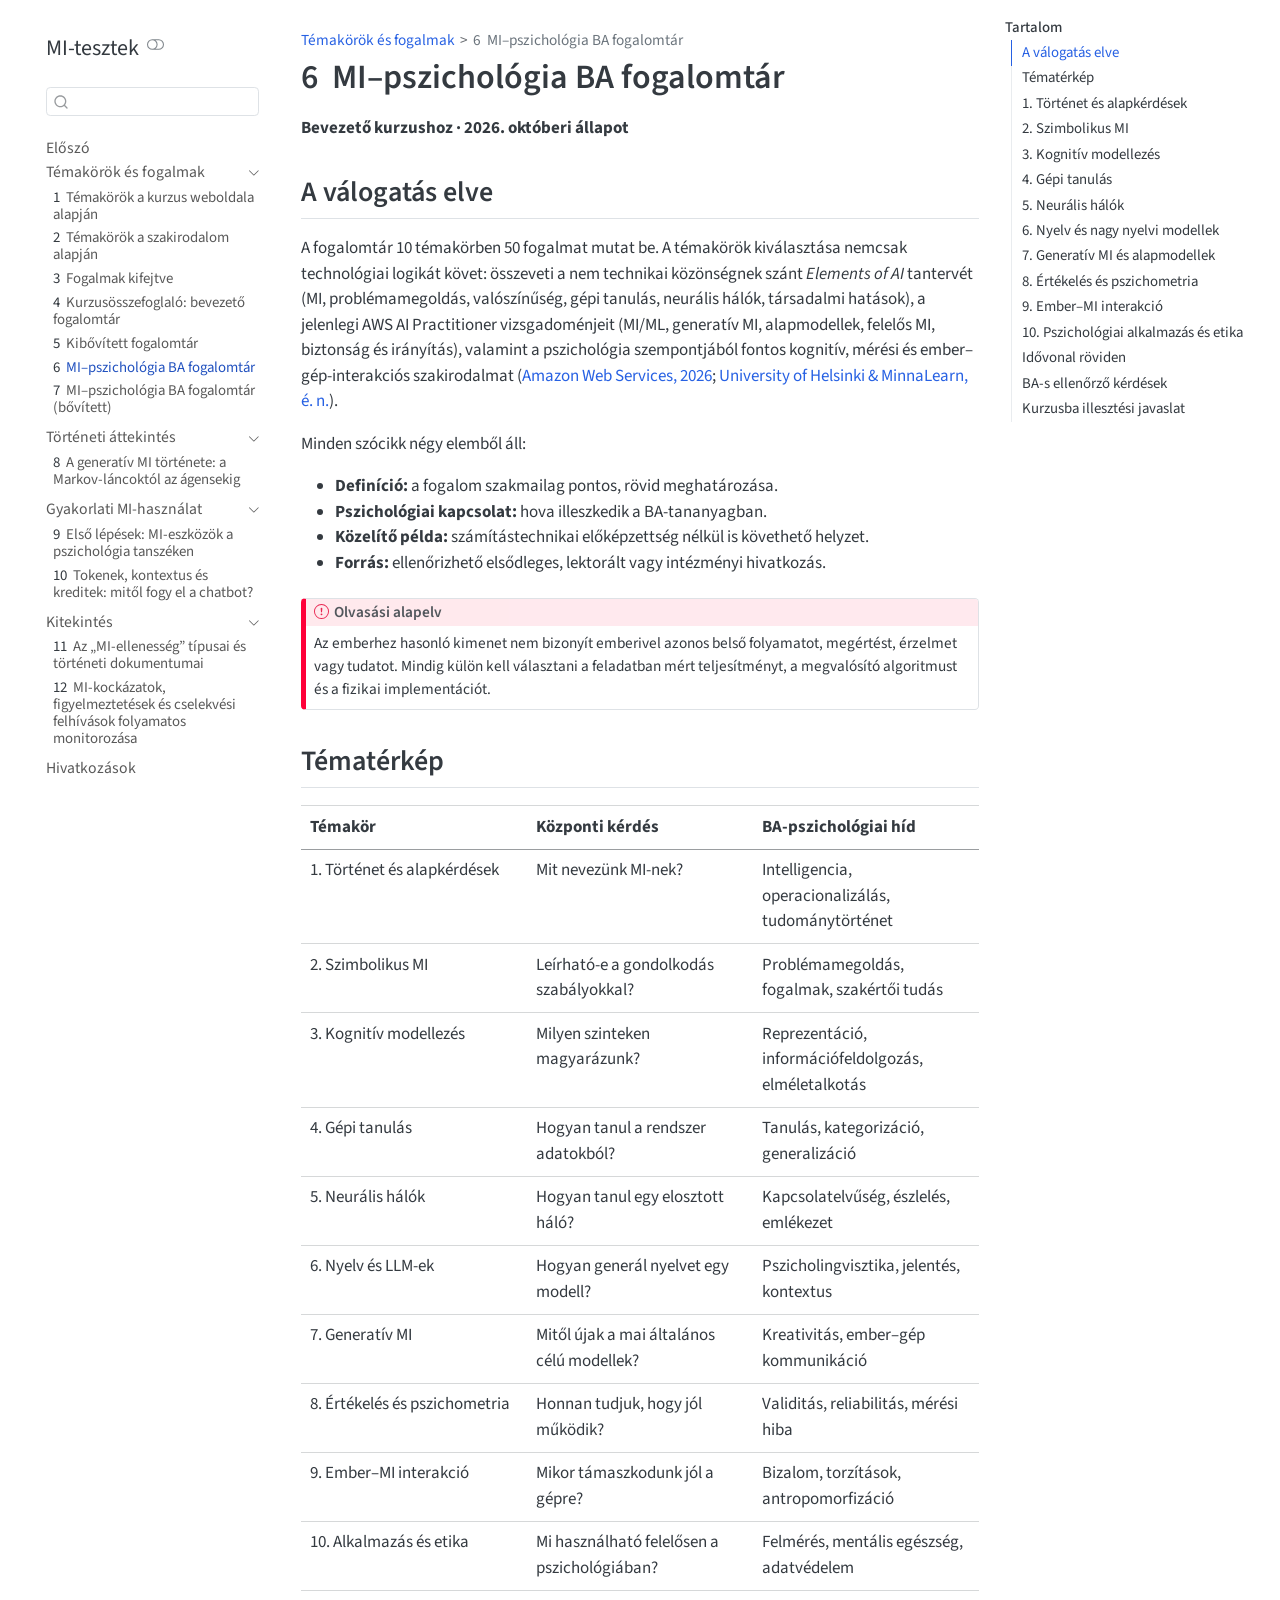
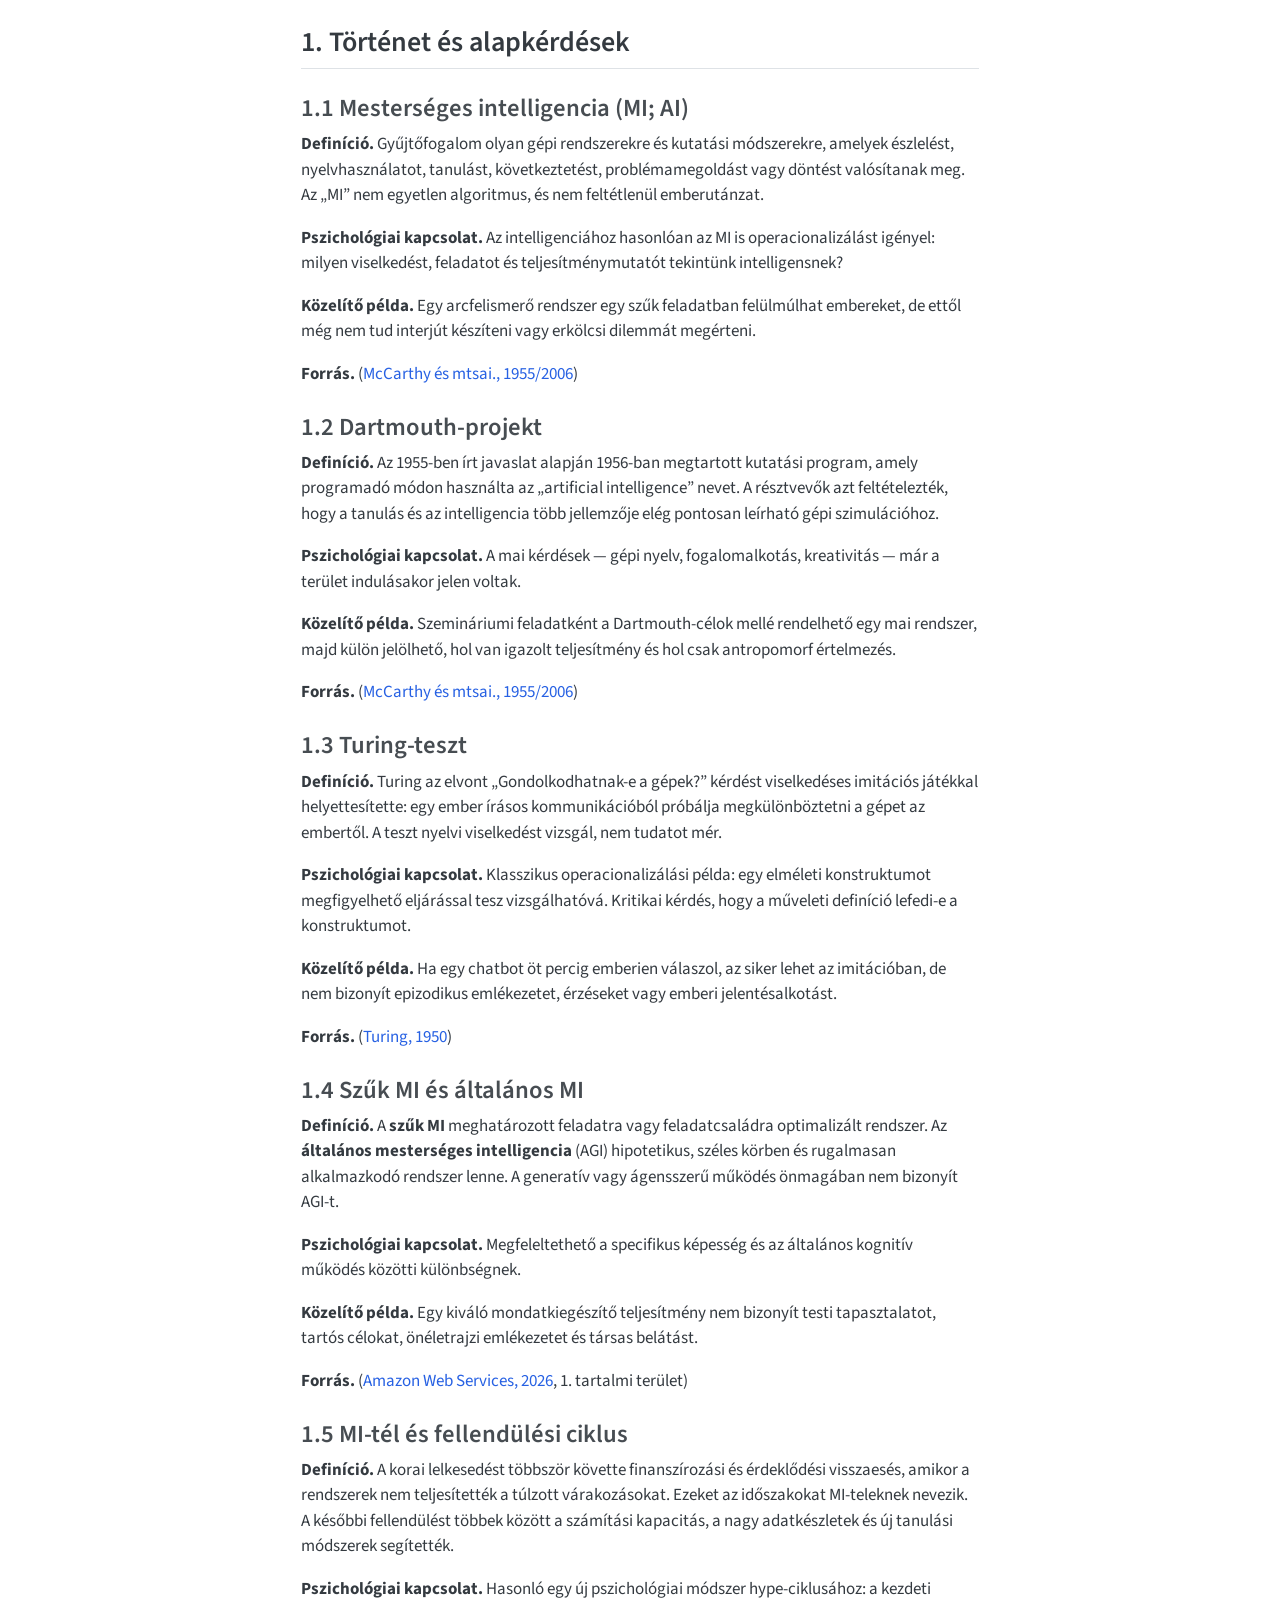
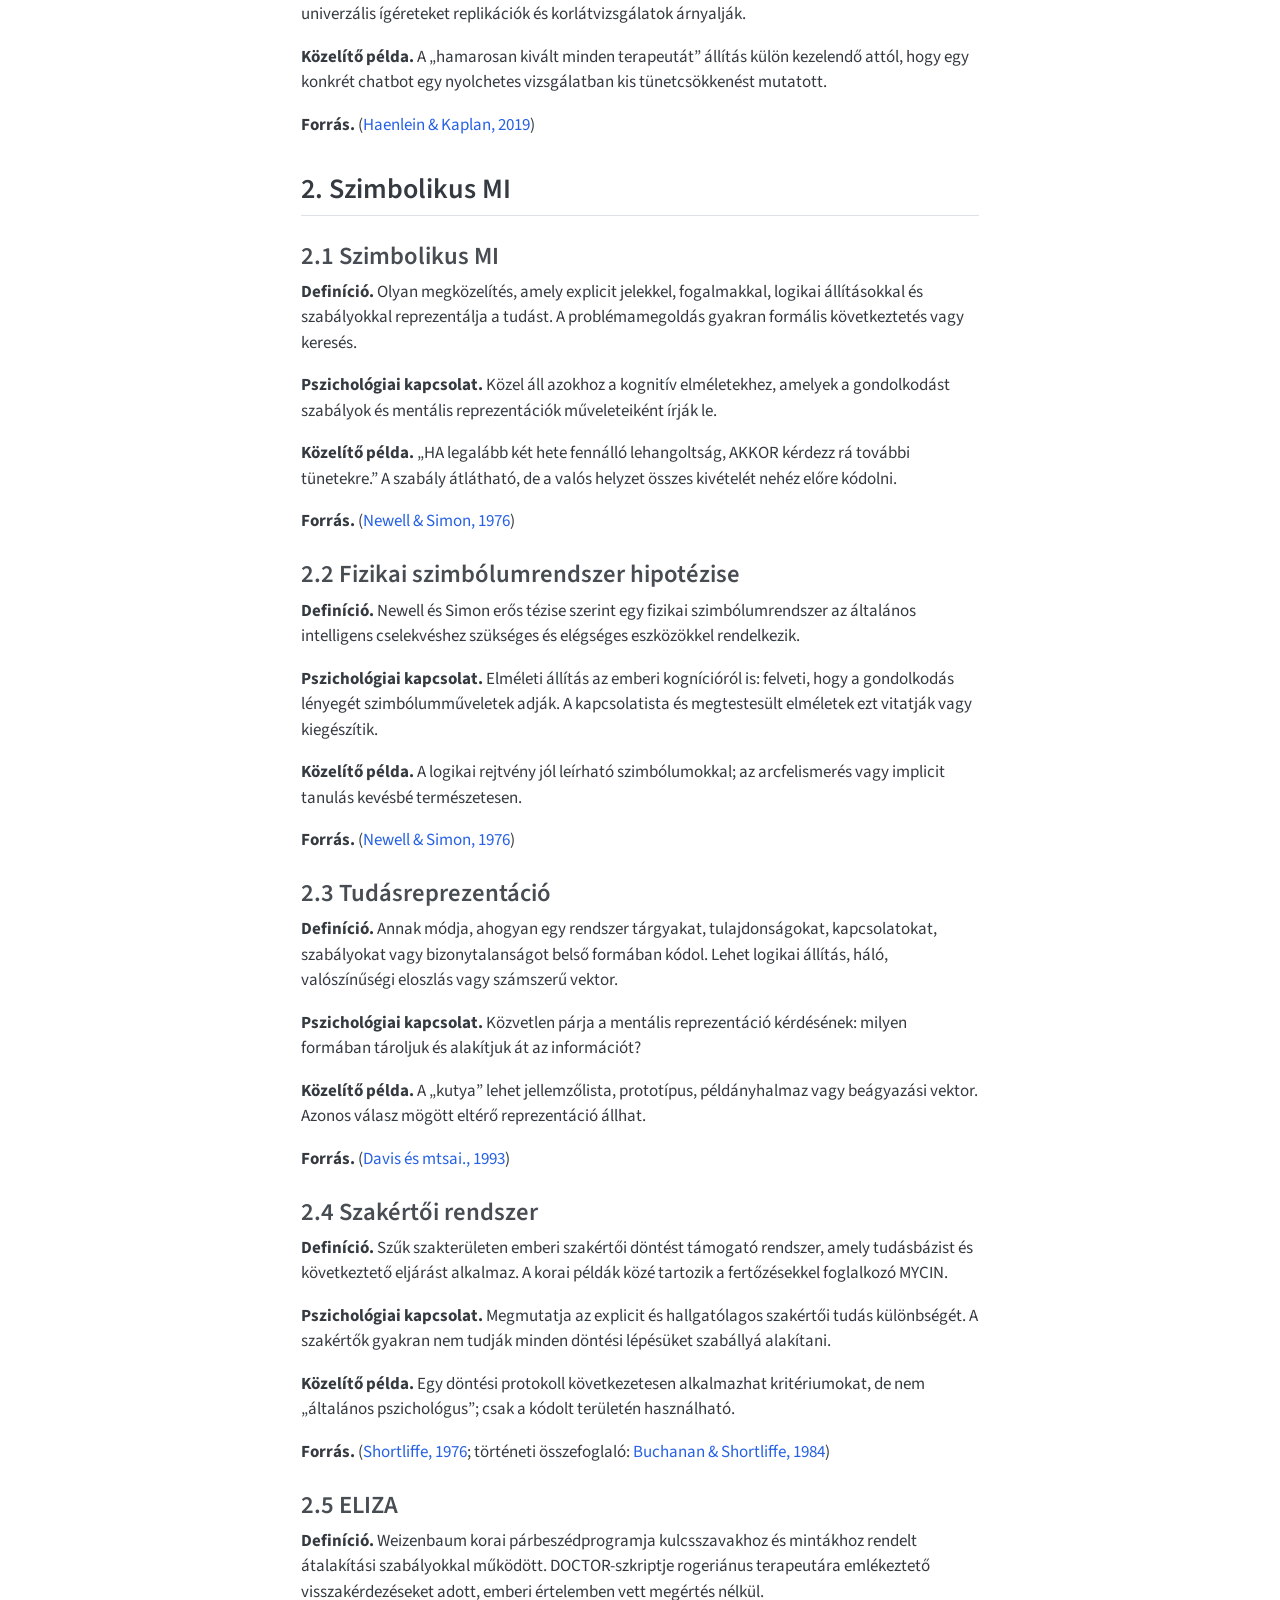
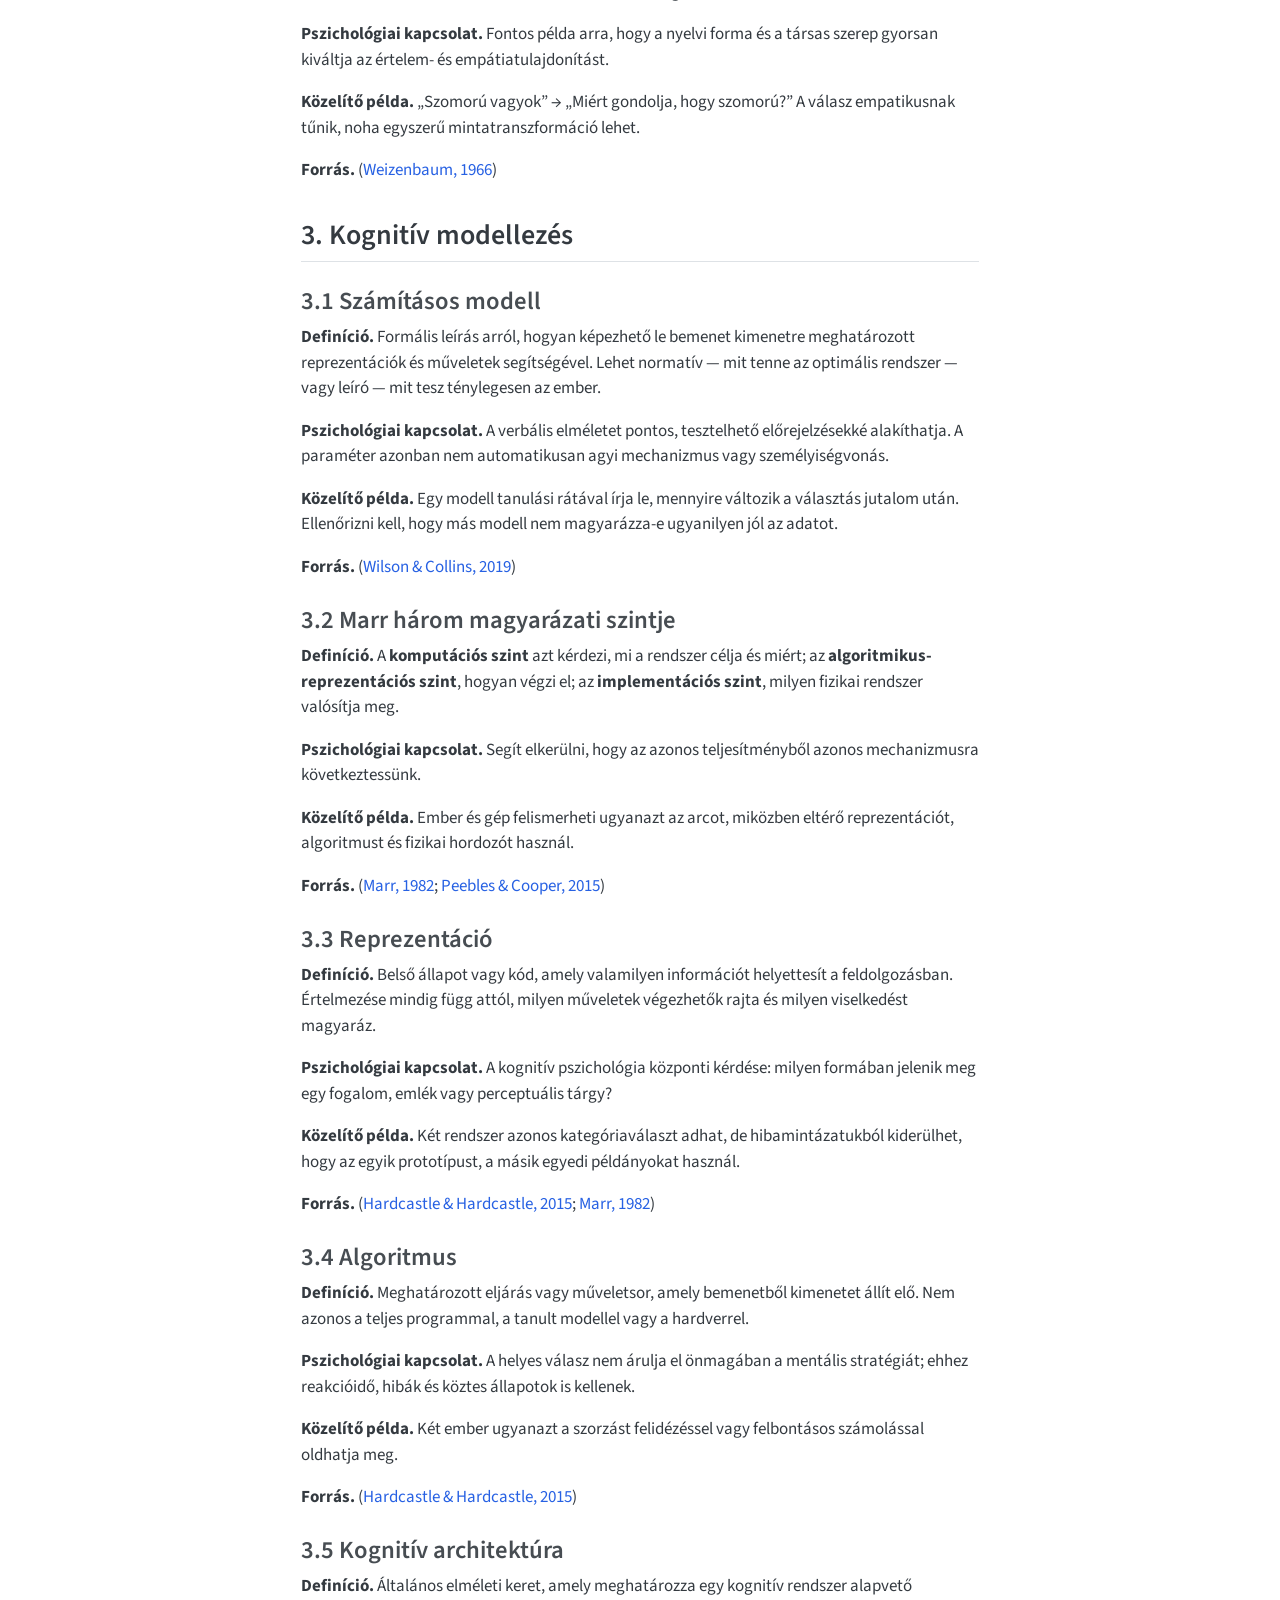
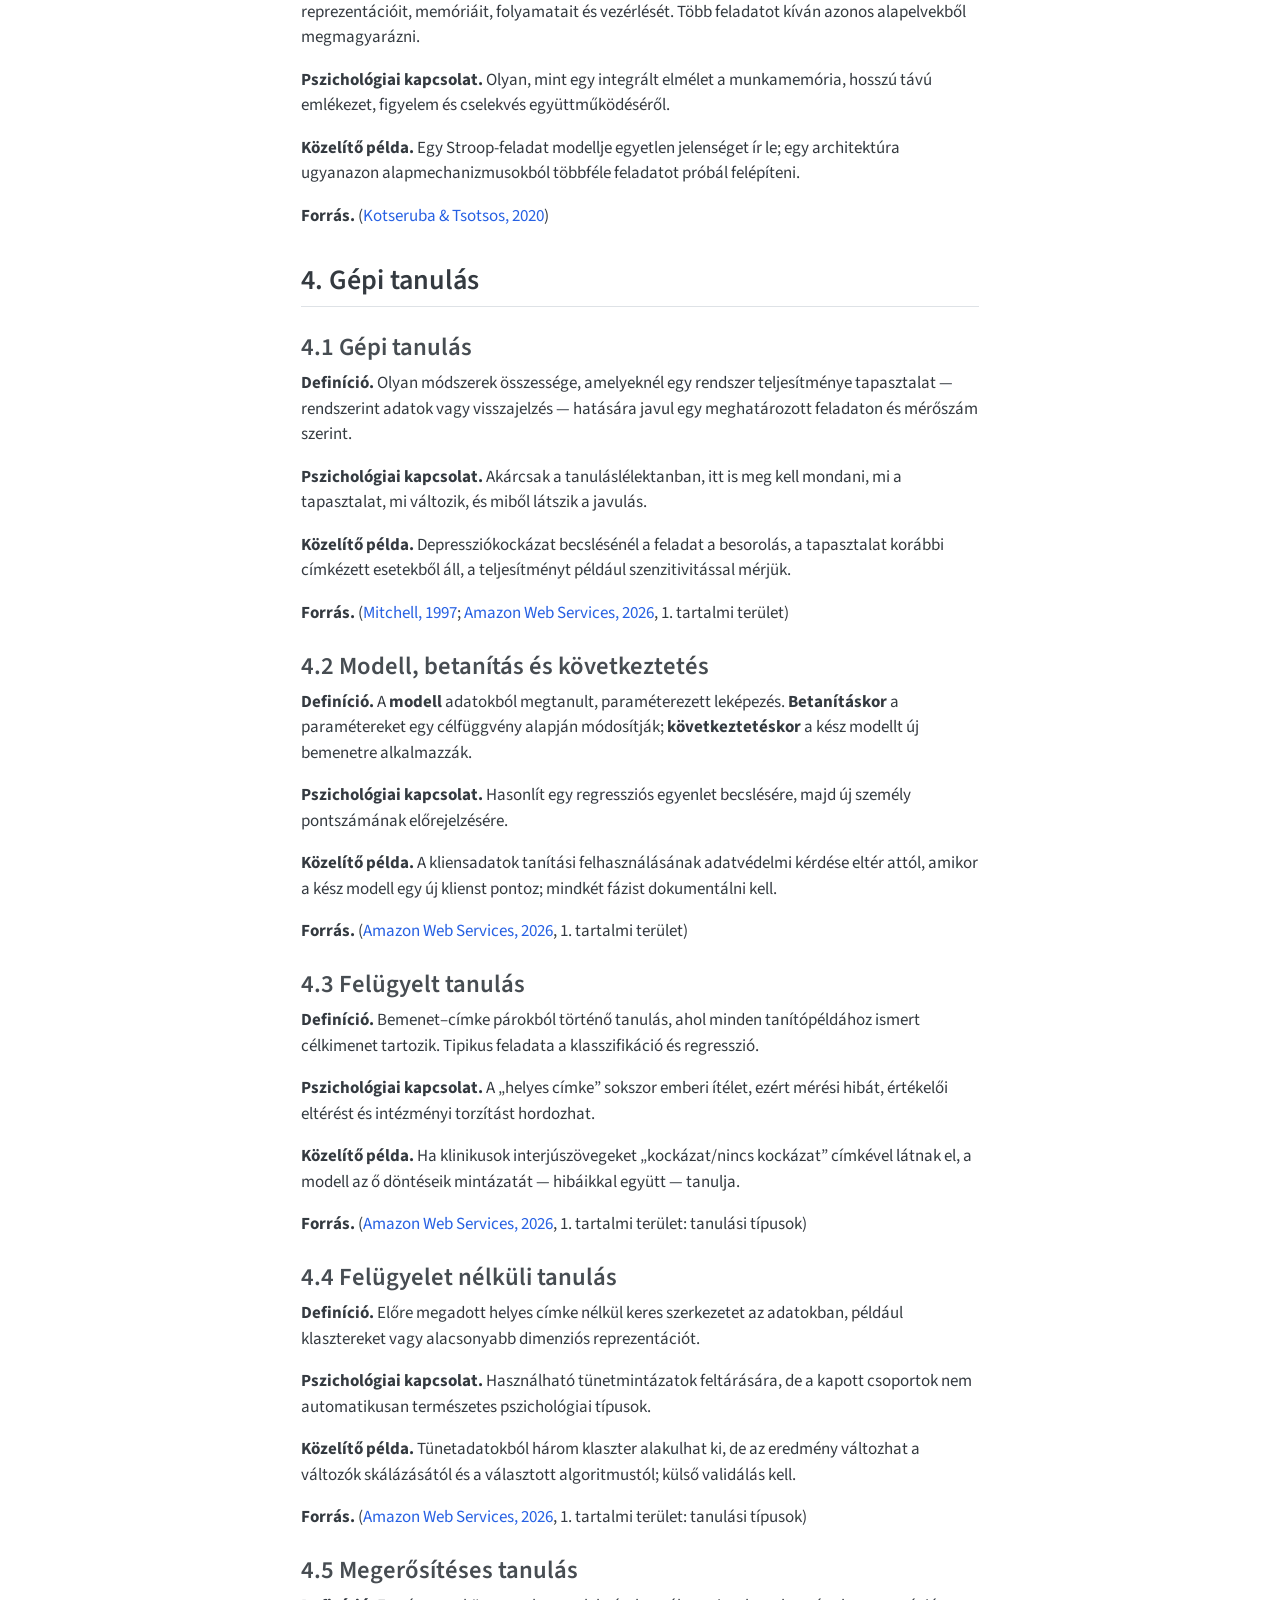
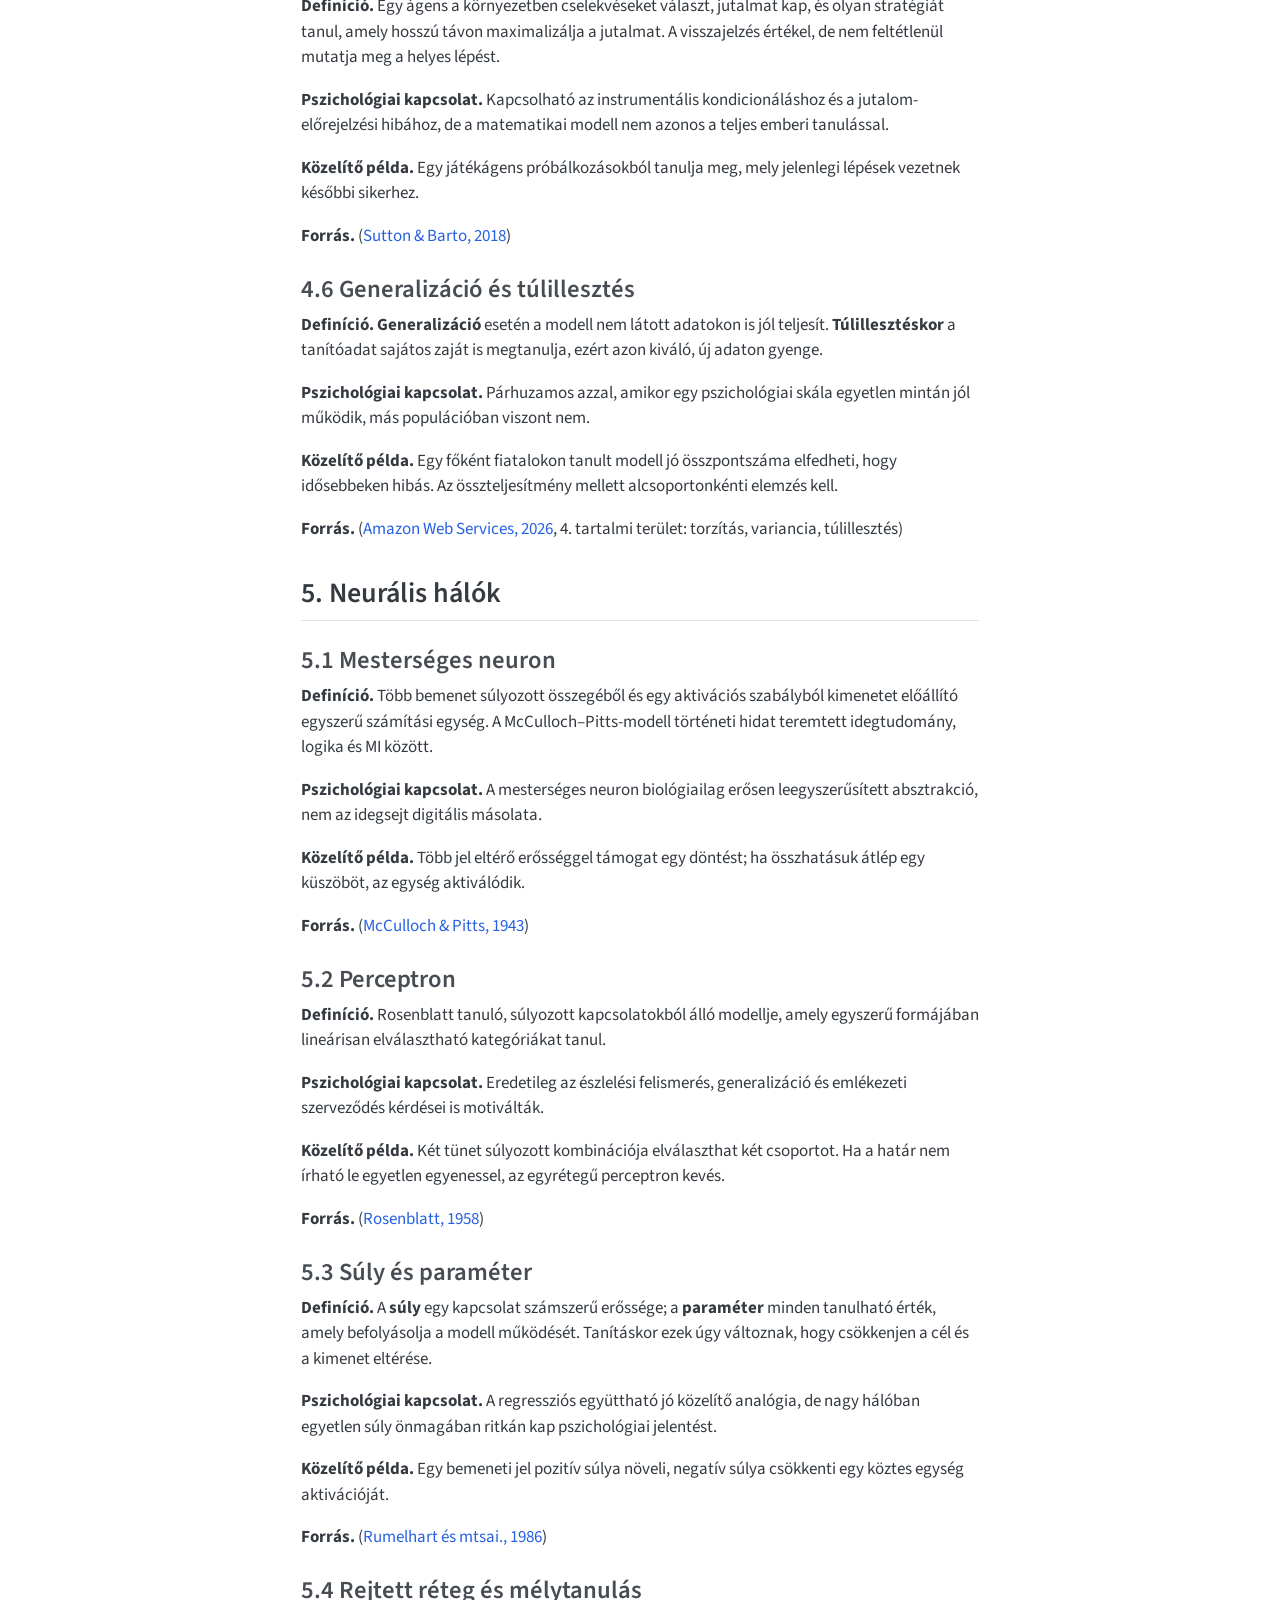
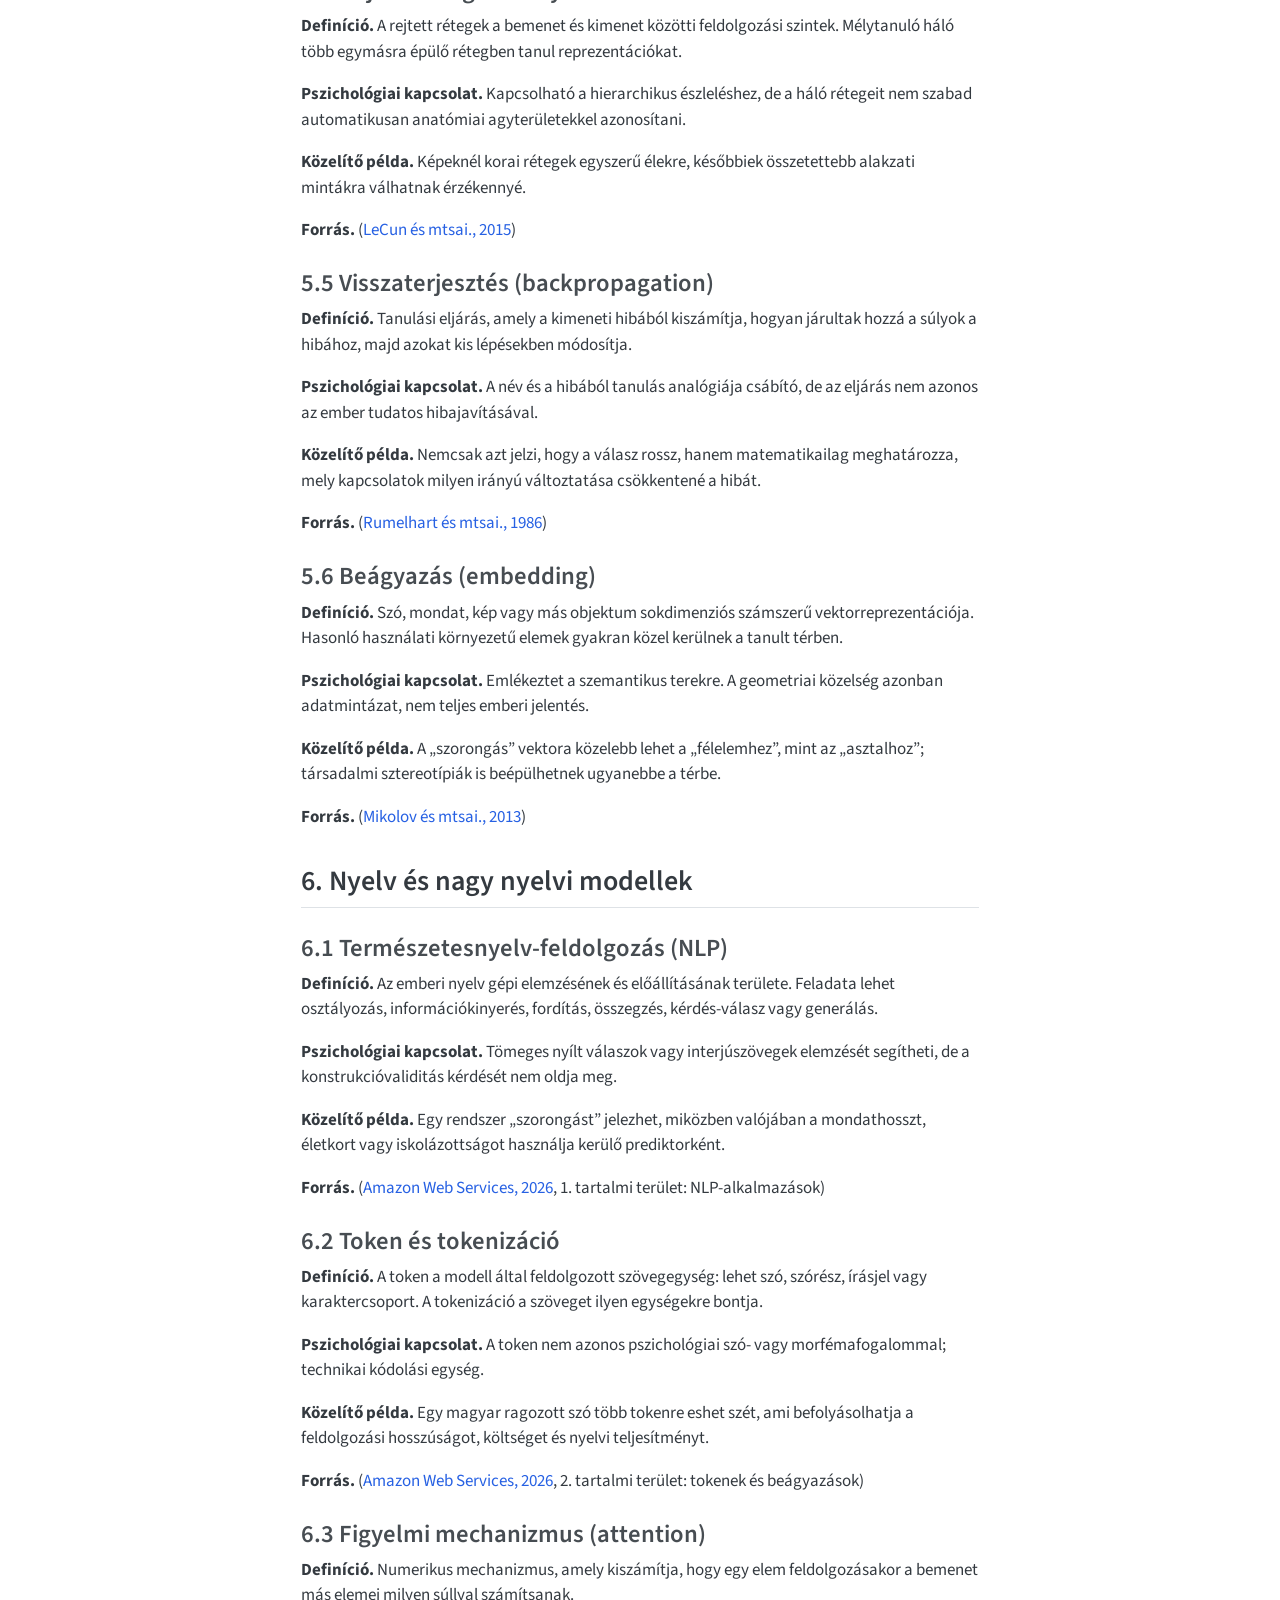
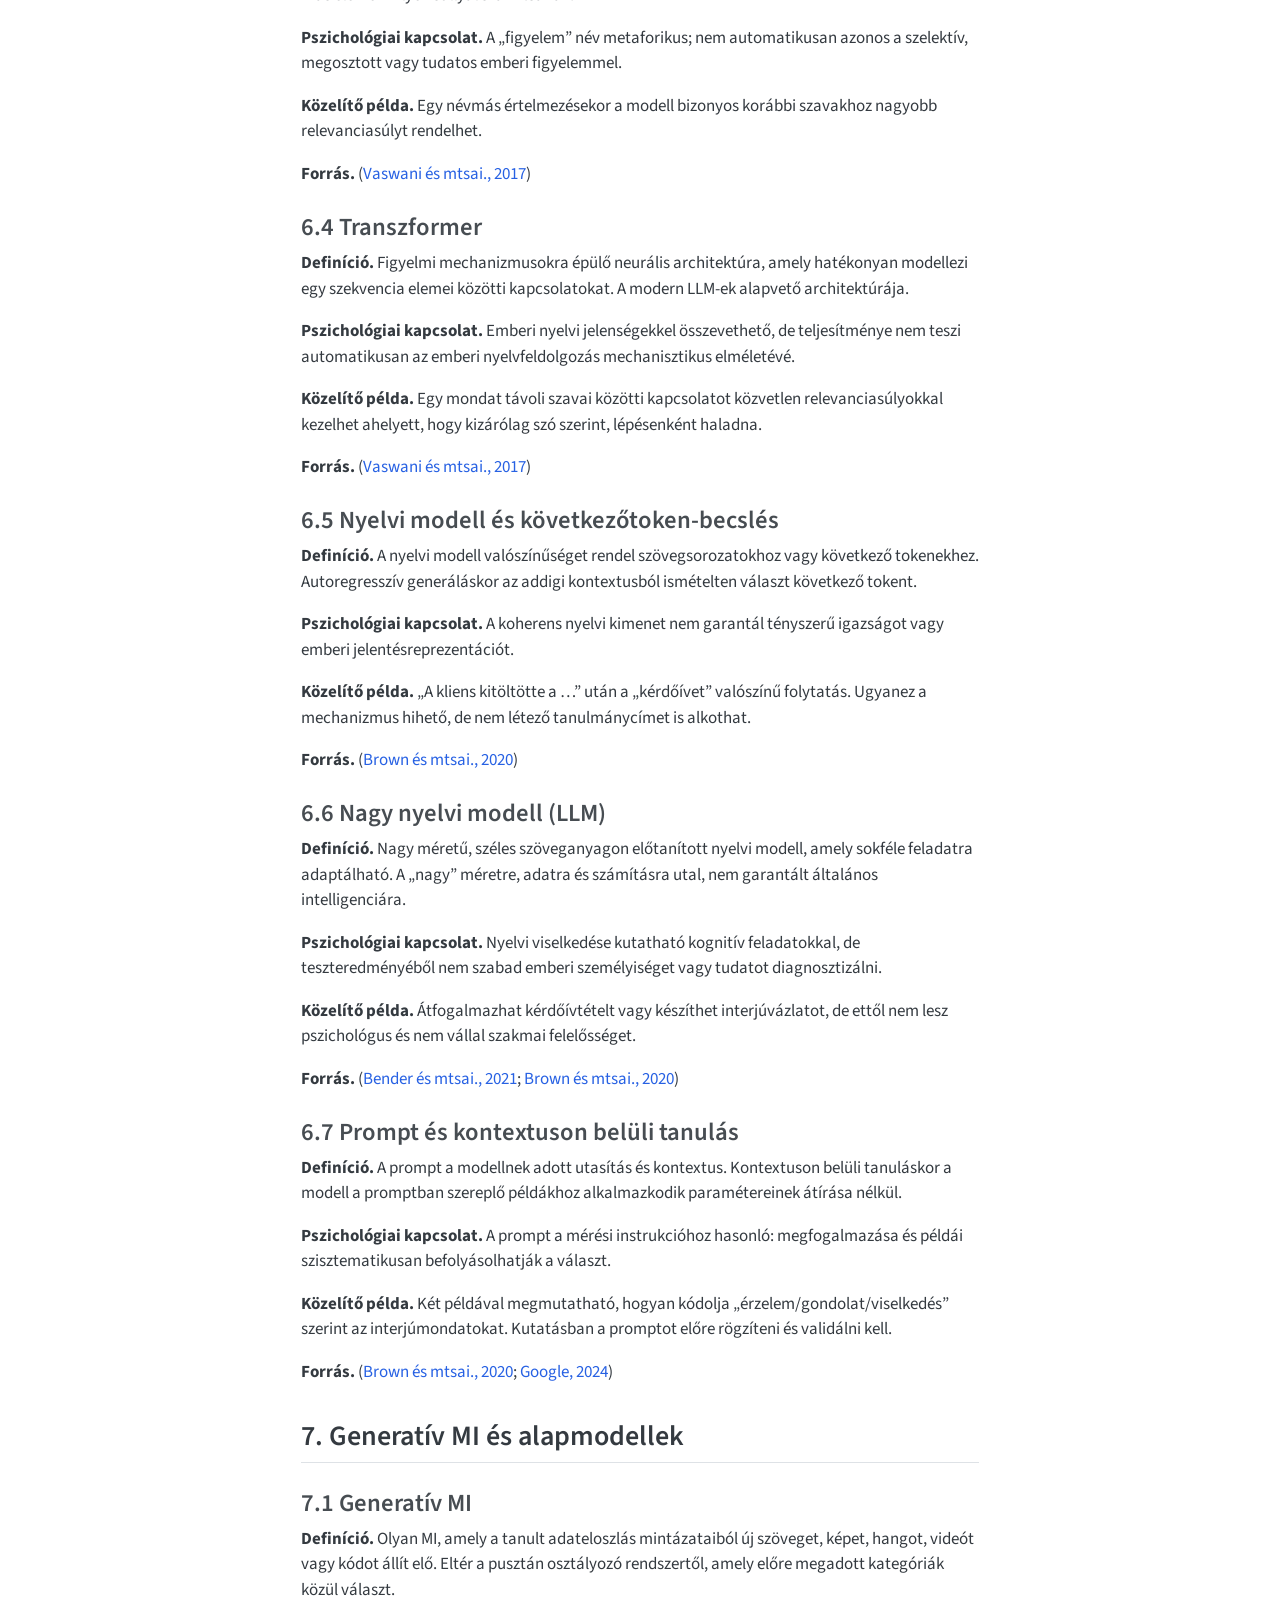
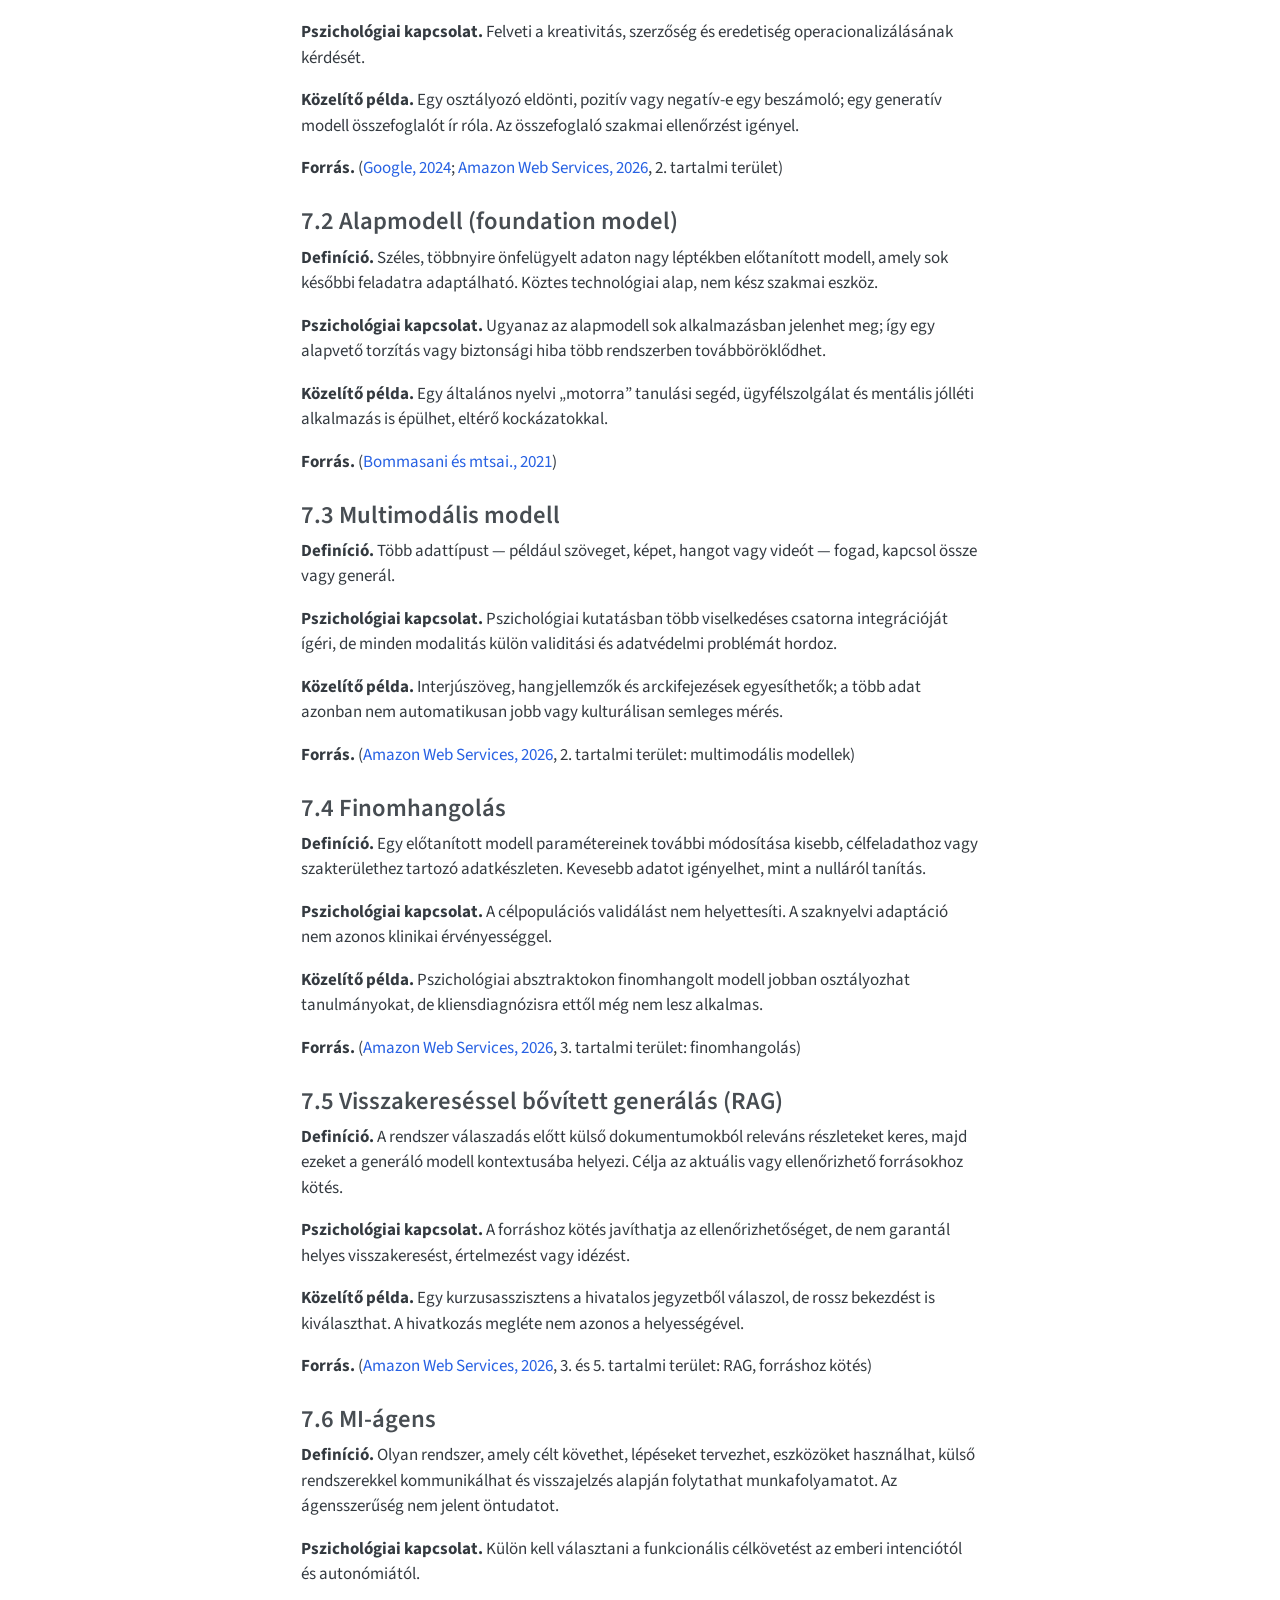
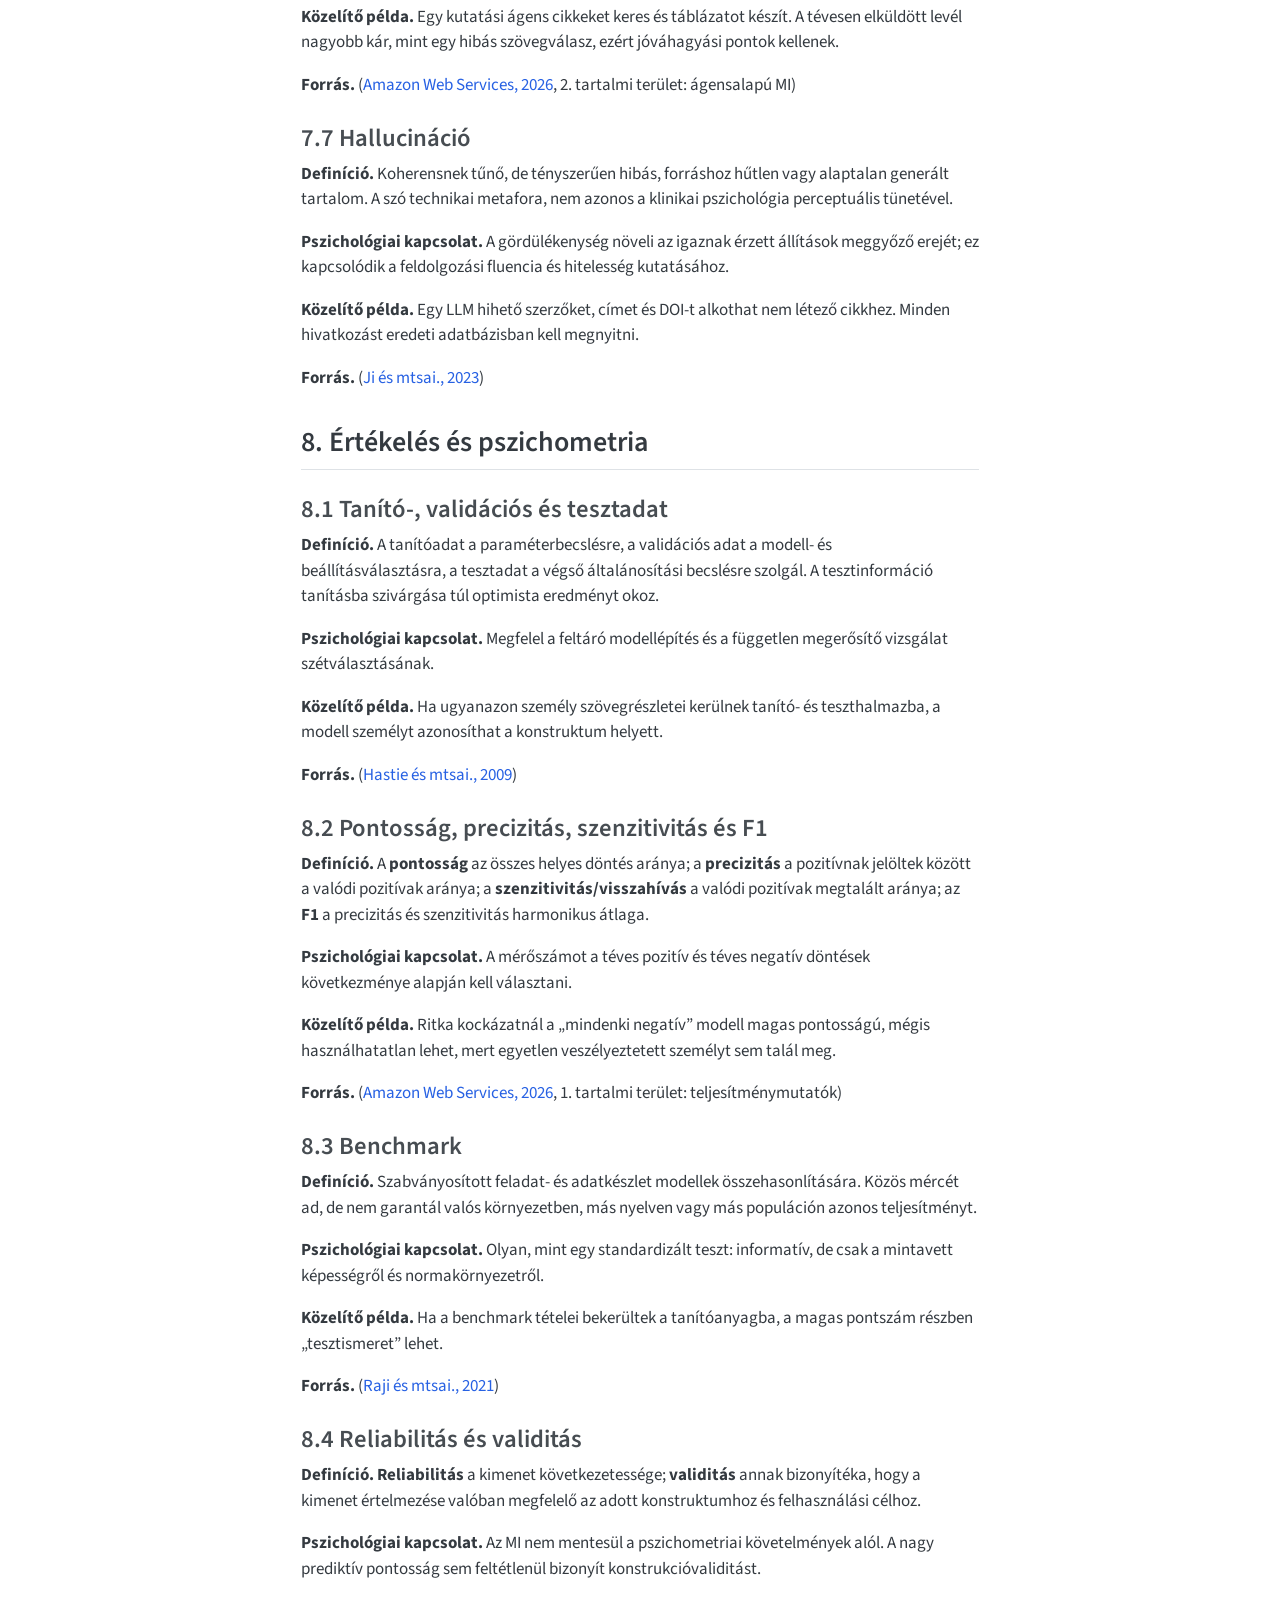
<file: docs/kurzusosszefoglalo_pai_3.html>
<!DOCTYPE html>
<html xmlns="http://www.w3.org/1999/xhtml" lang="hu" xml:lang="hu"><head>

<meta charset="utf-8">
<meta name="generator" content="quarto-1.10.18">

<meta name="viewport" content="width=device-width, initial-scale=1.0, user-scalable=yes">


<title>6&nbsp; MI–pszichológia BA fogalomtár – MI-tesztek</title>
<style>
/* Default styles provided by pandoc.
** See https://pandoc.org/MANUAL.html#variables-for-html for config info.
*/
span.smallcaps{font-variant: small-caps;}
div.columns{display: flex; gap: 1.5em;}
div.column{flex: auto;}
@media screen {
div.columns{gap: min(4vw, 1.5em);}
div.column{overflow-x: auto;}
}
div.hanging-indent{margin-left: 1.5em; text-indent: -1.5em;}
ul.task-list{list-style: none;}
ul.task-list li input[type="checkbox"] {
  width: 0.8em;
  margin: 0 0.8em 0.2em -1em; /* quarto-specific, see https://github.com/quarto-dev/quarto-cli/issues/4556 */ 
  vertical-align: middle;
}
/* CSS for citations */
div.csl-bib-body { }
div.csl-entry {
  clear: both;
  margin-bottom: 0em;
}
.hanging-indent div.csl-entry {
  margin-left:2em;
  text-indent:-2em;
}
div.csl-left-margin {
  min-width:2em;
  float:left;
}
div.csl-right-inline {
  margin-left:2em;
  padding-left:1em;
}
div.csl-indent {
  margin-left: 2em;
}</style>


<script src="site_libs/quarto-nav/quarto-nav.js"></script>
<script src="site_libs/quarto-nav/headroom.min.js"></script>
<script src="site_libs/clipboard/clipboard.min.js"></script>
<script src="site_libs/quarto-search/autocomplete.umd.js"></script>
<script src="site_libs/quarto-search/fuse.min.js"></script>
<script src="site_libs/quarto-search/quarto-search.js"></script>
<meta name="quarto:offset" content="./">
<link href="./kurzusosszefoglalo_pai_4.html" rel="next">
<link href="./kurzusosszefoglalo_pai_2.html" rel="prev">
<script src="site_libs/quarto-html/quarto.js" type="module"></script>
<script src="site_libs/quarto-html/tabsets/tabsets.js" type="module"></script>
<script src="site_libs/quarto-html/popper.min.js"></script>
<script src="site_libs/quarto-html/tippy.umd.min.js"></script>
<script src="site_libs/quarto-html/anchor.min.js"></script>
<link href="site_libs/quarto-html/tippy.css" rel="stylesheet">
<link href="site_libs/quarto-html/quarto-syntax-highlighting-64a204ab8560d761af7679ceaba22944.css" rel="stylesheet" class="quarto-color-scheme" id="quarto-text-highlighting-styles">
<link href="site_libs/quarto-html/quarto-syntax-highlighting-dark-b85bc7c33db8c58e0ec93c3465666fed.css" rel="stylesheet" class="quarto-color-scheme quarto-color-alternate" id="quarto-text-highlighting-styles">
<link href="site_libs/quarto-html/quarto-syntax-highlighting-64a204ab8560d761af7679ceaba22944.css" rel="stylesheet" class="quarto-color-scheme-extra" id="quarto-text-highlighting-styles">
<script src="site_libs/bootstrap/bootstrap.min.js"></script>
<link href="site_libs/bootstrap/bootstrap-icons.css" rel="stylesheet">
<link href="site_libs/bootstrap/bootstrap-9d427fb9aa4e7f60cd390d7ae3c7ba90.min.css" rel="stylesheet" append-hash="true" class="quarto-color-scheme" id="quarto-bootstrap" data-mode="light">
<link href="site_libs/bootstrap/bootstrap-dark-494993c62a01dd0104ea6b4a58da199b.min.css" rel="stylesheet" append-hash="true" class="quarto-color-scheme quarto-color-alternate" id="quarto-bootstrap" data-mode="dark">
<link href="site_libs/bootstrap/bootstrap-9d427fb9aa4e7f60cd390d7ae3c7ba90.min.css" rel="stylesheet" append-hash="true" class="quarto-color-scheme-extra" id="quarto-bootstrap" data-mode="light">
<script id="quarto-search-options" type="application/json">{
  "location": "sidebar",
  "copy-button": false,
  "collapse-after": 3,
  "panel-placement": "start",
  "type": "textbox",
  "limit": 50,
  "keyboard-shortcut": [
    "f",
    "/",
    "s"
  ],
  "show-item-context": false,
  "language": {
    "search-no-results-text": "Nincs találat",
    "search-matching-documents-text": "matching documents",
    "search-copy-link-title": "Copy link to search",
    "search-hide-matches-text": "Hide additional matches",
    "search-more-match-text": "more match in this document",
    "search-more-matches-text": "more matches in this document",
    "search-clear-button-title": "Clear",
    "search-text-placeholder": "",
    "search-detached-cancel-button-title": "Cancel",
    "search-submit-button-title": "Submit",
    "search-label": "Search"
  }
}</script>
<style>html{ scroll-behavior: smooth; }</style>


</head>

<body class="nav-sidebar floating quarto-light"><script id="quarto-html-before-body" type="application/javascript">
    const toggleBodyColorMode = (bsSheetEl) => {
      const mode = bsSheetEl.getAttribute("data-mode");
      const bodyEl = window.document.querySelector("body");
      if (mode === "dark") {
        bodyEl.classList.add("quarto-dark");
        bodyEl.classList.remove("quarto-light");
      } else {
        bodyEl.classList.add("quarto-light");
        bodyEl.classList.remove("quarto-dark");
      }
    }
    const toggleBodyColorPrimary = () => {
      const bsSheetEl = window.document.querySelector("link#quarto-bootstrap:not([rel=disabled-stylesheet])");
      if (bsSheetEl) {
        toggleBodyColorMode(bsSheetEl);
      }
    }
    const setColorSchemeToggle = (alternate) => {
      const toggles = window.document.querySelectorAll('.quarto-color-scheme-toggle');
      for (let i=0; i < toggles.length; i++) {
        const toggle = toggles[i];
        if (toggle) {
          if (alternate) {
            toggle.classList.add("alternate");
          } else {
            toggle.classList.remove("alternate");
          }
        }
      }
    };
    const toggleColorMode = (alternate) => {
      // Switch the stylesheets
      const primaryStylesheets = window.document.querySelectorAll('link.quarto-color-scheme:not(.quarto-color-alternate)');
      const alternateStylesheets = window.document.querySelectorAll('link.quarto-color-scheme.quarto-color-alternate');
      manageTransitions('#quarto-margin-sidebar .nav-link', false);
      if (alternate) {
        // note: dark is layered on light, we don't disable primary!
        enableStylesheet(alternateStylesheets);
        for (const sheetNode of alternateStylesheets) {
          if (sheetNode.id === "quarto-bootstrap") {
            toggleBodyColorMode(sheetNode);
          }
        }
      } else {
        disableStylesheet(alternateStylesheets);
        enableStylesheet(primaryStylesheets)
        toggleBodyColorPrimary();
      }
      manageTransitions('#quarto-margin-sidebar .nav-link', true);
      // Switch the toggles
      setColorSchemeToggle(alternate)
      // Hack to workaround the fact that safari doesn't
      // properly recolor the scrollbar when toggling (#1455)
      if (navigator.userAgent.indexOf('Safari') > 0 && navigator.userAgent.indexOf('Chrome') == -1) {
        manageTransitions("body", false);
        window.scrollTo(0, 1);
        setTimeout(() => {
          window.scrollTo(0, 0);
          manageTransitions("body", true);
        }, 40);
      }
    }
    const disableStylesheet = (stylesheets) => {
      for (let i=0; i < stylesheets.length; i++) {
        const stylesheet = stylesheets[i];
        stylesheet.rel = 'disabled-stylesheet';
      }
    }
    const enableStylesheet = (stylesheets) => {
      for (let i=0; i < stylesheets.length; i++) {
        const stylesheet = stylesheets[i];
        if(stylesheet.rel !== 'stylesheet') { // for Chrome, which will still FOUC without this check
          stylesheet.rel = 'stylesheet';
        }
      }
    }
    const manageTransitions = (selector, allowTransitions) => {
      const els = window.document.querySelectorAll(selector);
      for (let i=0; i < els.length; i++) {
        const el = els[i];
        if (allowTransitions) {
          el.classList.remove('notransition');
        } else {
          el.classList.add('notransition');
        }
      }
    }
    const isFileUrl = () => {
      return window.location.protocol === 'file:';
    }
    const hasAlternateSentinel = () => {
      let styleSentinel = getColorSchemeSentinel();
      if (styleSentinel !== null) {
        return styleSentinel === "alternate";
      } else {
        return false;
      }
    }
    const setStyleSentinel = (alternate) => {
      const value = alternate ? "alternate" : "default";
      if (!isFileUrl()) {
        window.localStorage.setItem("quarto-color-scheme", value);
      } else {
        localAlternateSentinel = value;
      }
    }
    const getColorSchemeSentinel = () => {
      if (!isFileUrl()) {
        const storageValue = window.localStorage.getItem("quarto-color-scheme");
        return storageValue != null ? storageValue : localAlternateSentinel;
      } else {
        return localAlternateSentinel;
      }
    }
    const toggleGiscusIfUsed = (isAlternate, darkModeDefault) => {
      const baseTheme = document.querySelector('#giscus-base-theme')?.value ?? 'light';
      const alternateTheme = document.querySelector('#giscus-alt-theme')?.value ?? 'dark';
      let newTheme = '';
      if(authorPrefersDark) {
        newTheme = isAlternate ? baseTheme : alternateTheme;
      } else {
        newTheme = isAlternate ? alternateTheme : baseTheme;
      }
      const changeGiscusTheme = () => {
        // From: https://github.com/giscus/giscus/issues/336
        const sendMessage = (message) => {
          const iframe = document.querySelector('iframe.giscus-frame');
          if (!iframe) return;
          iframe.contentWindow.postMessage({ giscus: message }, 'https://giscus.app');
        }
        sendMessage({
          setConfig: {
            theme: newTheme
          }
        });
      }
      const isGiscussLoaded = window.document.querySelector('iframe.giscus-frame') !== null;
      if (isGiscussLoaded) {
        changeGiscusTheme();
      }
    };
    const authorPrefersDark = false;
    const darkModeDefault = authorPrefersDark;
      document.querySelector('link#quarto-text-highlighting-styles.quarto-color-scheme-extra').rel = 'disabled-stylesheet';
      document.querySelector('link#quarto-bootstrap.quarto-color-scheme-extra').rel = 'disabled-stylesheet';
    let localAlternateSentinel = darkModeDefault ? 'alternate' : 'default';
    // Dark / light mode switch
    window.quartoToggleColorScheme = () => {
      // Read the current dark / light value
      let toAlternate = !hasAlternateSentinel();
      toggleColorMode(toAlternate);
      setStyleSentinel(toAlternate);
      toggleGiscusIfUsed(toAlternate, darkModeDefault);
      window.dispatchEvent(new Event('resize'));
    };
    // Switch to dark mode if need be
    if (hasAlternateSentinel()) {
      toggleColorMode(true);
    } else {
      toggleColorMode(false);
    }
  </script>

<div id="quarto-search-results"></div>
  <header id="quarto-header" class="headroom fixed-top">
  <nav class="quarto-secondary-nav">
    <div class="container-fluid d-flex">
      <button type="button" class="quarto-btn-toggle btn" data-bs-toggle="collapse" role="button" data-bs-target=".quarto-sidebar-collapse-item" aria-controls="quarto-sidebar" aria-expanded="false" aria-label="Toggle sidebar navigation" onclick="if (window.quartoToggleHeadroom) { window.quartoToggleHeadroom(); }">
        <i class="bi bi-layout-text-sidebar-reverse"></i>
      </button>
        <nav class="quarto-page-breadcrumbs" aria-label="breadcrumb"><ol class="breadcrumb"><li class="breadcrumb-item"><a href="./temakorok.html">Témakörök és fogalmak</a></li><li class="breadcrumb-item"><a href="./kurzusosszefoglalo_pai_3.html"><span class="chapter-number">6</span>&nbsp; <span class="chapter-title">MI–pszichológia BA fogalomtár</span></a></li></ol></nav>
        <a class="flex-grow-1" role="navigation" data-bs-toggle="collapse" data-bs-target=".quarto-sidebar-collapse-item" aria-controls="quarto-sidebar" aria-expanded="false" aria-label="Toggle sidebar navigation" onclick="if (window.quartoToggleHeadroom) { window.quartoToggleHeadroom(); }">      
        </a>
      <button type="button" class="btn quarto-search-button" aria-label="Search" onclick="window.quartoOpenSearch();">
        <i class="bi bi-search"></i>
      </button>
    </div>
  </nav>
</header>
<!-- content -->
<div id="quarto-content" class="quarto-container page-columns page-rows-contents page-layout-article">
<!-- sidebar -->
  <nav id="quarto-sidebar" class="sidebar collapse collapse-horizontal quarto-sidebar-collapse-item sidebar-navigation floating overflow-auto">
    <div class="pt-lg-2 mt-2 text-left sidebar-header">
    <div class="sidebar-title mb-0 py-0">
      <a href="./">MI-tesztek</a> 
        <div class="sidebar-tools-main">
  <a href="" class="quarto-color-scheme-toggle quarto-navigation-tool  px-1" onclick="window.quartoToggleColorScheme(); return false;" title="Toggle dark mode"><i class="bi"></i></a>
</div>
    </div>
      </div>
        <div class="mt-2 flex-shrink-0 align-items-center">
        <div class="sidebar-search">
        <div id="quarto-search" class="" title="Search"></div>
        </div>
        </div>
    <div class="sidebar-menu-container"> 
    <ul class="list-unstyled mt-1">
        <li class="sidebar-item">
  <div class="sidebar-item-container"> 
  <a href="./index.html" class="sidebar-item-text sidebar-link">
 <span class="menu-text">Előszó</span></a>
  </div>
</li>
        <li class="sidebar-item sidebar-item-section">
      <div class="sidebar-item-container"> 
            <a class="sidebar-item-text sidebar-link text-start" data-bs-toggle="collapse" data-bs-target="#quarto-sidebar-section-1" role="navigation" aria-expanded="true">
 <span class="menu-text">Témakörök és fogalmak</span></a>
          <a class="sidebar-item-toggle text-start" data-bs-toggle="collapse" data-bs-target="#quarto-sidebar-section-1" role="navigation" aria-expanded="true" aria-label="Toggle section">
            <i class="bi bi-chevron-right ms-2"></i>
          </a> 
      </div>
      <ul id="quarto-sidebar-section-1" class="collapse list-unstyled sidebar-section depth1 show">  
          <li class="sidebar-item">
  <div class="sidebar-item-container"> 
  <a href="./temakorok.html" class="sidebar-item-text sidebar-link">
 <span class="menu-text"><span class="chapter-number">1</span>&nbsp; <span class="chapter-title">Témakörök a kurzus weboldala alapján</span></span></a>
  </div>
</li>
          <li class="sidebar-item">
  <div class="sidebar-item-container"> 
  <a href="./temakorok_irodalom.html" class="sidebar-item-text sidebar-link">
 <span class="menu-text"><span class="chapter-number">2</span>&nbsp; <span class="chapter-title">Témakörök a szakirodalom alapján</span></span></a>
  </div>
</li>
          <li class="sidebar-item">
  <div class="sidebar-item-container"> 
  <a href="./temakorok_irodalom_kifejtve.html" class="sidebar-item-text sidebar-link">
 <span class="menu-text"><span class="chapter-number">3</span>&nbsp; <span class="chapter-title">Fogalmak kifejtve</span></span></a>
  </div>
</li>
          <li class="sidebar-item">
  <div class="sidebar-item-container"> 
  <a href="./kurzusosszefoglalo_pai.html" class="sidebar-item-text sidebar-link">
 <span class="menu-text"><span class="chapter-number">4</span>&nbsp; <span class="chapter-title">Kurzusösszefoglaló: bevezető fogalomtár</span></span></a>
  </div>
</li>
          <li class="sidebar-item">
  <div class="sidebar-item-container"> 
  <a href="./kurzusosszefoglalo_pai_2.html" class="sidebar-item-text sidebar-link">
 <span class="menu-text"><span class="chapter-number">5</span>&nbsp; <span class="chapter-title">Kibővített fogalomtár</span></span></a>
  </div>
</li>
          <li class="sidebar-item">
  <div class="sidebar-item-container"> 
  <a href="./kurzusosszefoglalo_pai_3.html" class="sidebar-item-text sidebar-link active">
 <span class="menu-text"><span class="chapter-number">6</span>&nbsp; <span class="chapter-title">MI–pszichológia BA fogalomtár</span></span></a>
  </div>
</li>
          <li class="sidebar-item">
  <div class="sidebar-item-container"> 
  <a href="./kurzusosszefoglalo_pai_4.html" class="sidebar-item-text sidebar-link">
 <span class="menu-text"><span class="chapter-number">7</span>&nbsp; <span class="chapter-title">MI–pszichológia BA fogalomtár (bővített)</span></span></a>
  </div>
</li>
      </ul>
  </li>
        <li class="sidebar-item sidebar-item-section">
      <div class="sidebar-item-container"> 
            <a class="sidebar-item-text sidebar-link text-start" data-bs-toggle="collapse" data-bs-target="#quarto-sidebar-section-2" role="navigation" aria-expanded="true">
 <span class="menu-text">Történeti áttekintés</span></a>
          <a class="sidebar-item-toggle text-start" data-bs-toggle="collapse" data-bs-target="#quarto-sidebar-section-2" role="navigation" aria-expanded="true" aria-label="Toggle section">
            <i class="bi bi-chevron-right ms-2"></i>
          </a> 
      </div>
      <ul id="quarto-sidebar-section-2" class="collapse list-unstyled sidebar-section depth1 show">  
          <li class="sidebar-item">
  <div class="sidebar-item-container"> 
  <a href="./generativ-mi-tortenete.html" class="sidebar-item-text sidebar-link">
 <span class="menu-text"><span class="chapter-number">8</span>&nbsp; <span class="chapter-title">A generatív MI története: a Markov-láncoktól az ágensekig</span></span></a>
  </div>
</li>
      </ul>
  </li>
        <li class="sidebar-item sidebar-item-section">
      <div class="sidebar-item-container"> 
            <a class="sidebar-item-text sidebar-link text-start" data-bs-toggle="collapse" data-bs-target="#quarto-sidebar-section-3" role="navigation" aria-expanded="true">
 <span class="menu-text">Gyakorlati MI-használat</span></a>
          <a class="sidebar-item-toggle text-start" data-bs-toggle="collapse" data-bs-target="#quarto-sidebar-section-3" role="navigation" aria-expanded="true" aria-label="Toggle section">
            <i class="bi bi-chevron-right ms-2"></i>
          </a> 
      </div>
      <ul id="quarto-sidebar-section-3" class="collapse list-unstyled sidebar-section depth1 show">  
          <li class="sidebar-item">
  <div class="sidebar-item-container"> 
  <a href="./elso-lepesek.html" class="sidebar-item-text sidebar-link">
 <span class="menu-text"><span class="chapter-number">9</span>&nbsp; <span class="chapter-title">Első lépések: MI-eszközök a pszichológia tanszéken</span></span></a>
  </div>
</li>
          <li class="sidebar-item">
  <div class="sidebar-item-container"> 
  <a href="./tokenek-es-kreditek.html" class="sidebar-item-text sidebar-link">
 <span class="menu-text"><span class="chapter-number">10</span>&nbsp; <span class="chapter-title">Tokenek, kontextus és kreditek: mitől fogy el a chatbot?</span></span></a>
  </div>
</li>
      </ul>
  </li>
        <li class="sidebar-item sidebar-item-section">
      <div class="sidebar-item-container"> 
            <a class="sidebar-item-text sidebar-link text-start" data-bs-toggle="collapse" data-bs-target="#quarto-sidebar-section-4" role="navigation" aria-expanded="true">
 <span class="menu-text">Kitekintés</span></a>
          <a class="sidebar-item-toggle text-start" data-bs-toggle="collapse" data-bs-target="#quarto-sidebar-section-4" role="navigation" aria-expanded="true" aria-label="Toggle section">
            <i class="bi bi-chevron-right ms-2"></i>
          </a> 
      </div>
      <ul id="quarto-sidebar-section-4" class="collapse list-unstyled sidebar-section depth1 show">  
          <li class="sidebar-item">
  <div class="sidebar-item-container"> 
  <a href="./MI-ellenesseg.html" class="sidebar-item-text sidebar-link">
 <span class="menu-text"><span class="chapter-number">11</span>&nbsp; <span class="chapter-title">Az „MI-ellenesség” típusai és történeti dokumentumai</span></span></a>
  </div>
</li>
          <li class="sidebar-item">
  <div class="sidebar-item-container"> 
  <a href="./MI-kockazat-monitoring.html" class="sidebar-item-text sidebar-link">
 <span class="menu-text"><span class="chapter-number">12</span>&nbsp; <span class="chapter-title">MI-kockázatok, figyelmeztetések és cselekvési felhívások folyamatos monitorozása</span></span></a>
  </div>
</li>
      </ul>
  </li>
        <li class="sidebar-item">
  <div class="sidebar-item-container"> 
  <a href="./references.html" class="sidebar-item-text sidebar-link">
 <span class="menu-text">Hivatkozások</span></a>
  </div>
</li>
    </ul>
    </div>
</nav>
<div id="quarto-sidebar-glass" class="quarto-sidebar-collapse-item" data-bs-toggle="collapse" data-bs-target=".quarto-sidebar-collapse-item"></div>
<!-- margin-sidebar -->
    <div id="quarto-margin-sidebar" class="sidebar margin-sidebar">
        <nav id="TOC" role="doc-toc" class="toc-active">
    <h2 id="toc-title">Tartalom</h2>
   
  <ul>
  <li><a href="#a-válogatás-elve" id="toc-a-válogatás-elve" class="nav-link active" data-scroll-target="#a-válogatás-elve">A válogatás elve</a></li>
  <li><a href="#tématérkép" id="toc-tématérkép" class="nav-link" data-scroll-target="#tématérkép">Tématérkép</a></li>
  <li><a href="#történet-és-alapkérdések" id="toc-történet-és-alapkérdések" class="nav-link" data-scroll-target="#történet-és-alapkérdések">1. Történet és alapkérdések</a>
  <ul class="collapse">
  <li><a href="#mesterséges-intelligencia-mi-ai" id="toc-mesterséges-intelligencia-mi-ai" class="nav-link" data-scroll-target="#mesterséges-intelligencia-mi-ai">1.1 Mesterséges intelligencia (MI; AI)</a></li>
  <li><a href="#dartmouth-projekt" id="toc-dartmouth-projekt" class="nav-link" data-scroll-target="#dartmouth-projekt">1.2 Dartmouth-projekt</a></li>
  <li><a href="#turing-teszt" id="toc-turing-teszt" class="nav-link" data-scroll-target="#turing-teszt">1.3 Turing-teszt</a></li>
  <li><a href="#szűk-mi-és-általános-mi" id="toc-szűk-mi-és-általános-mi" class="nav-link" data-scroll-target="#szűk-mi-és-általános-mi">1.4 Szűk MI és általános MI</a></li>
  <li><a href="#mi-tél-és-fellendülési-ciklus" id="toc-mi-tél-és-fellendülési-ciklus" class="nav-link" data-scroll-target="#mi-tél-és-fellendülési-ciklus">1.5 MI-tél és fellendülési ciklus</a></li>
  </ul></li>
  <li><a href="#szimbolikus-mi" id="toc-szimbolikus-mi" class="nav-link" data-scroll-target="#szimbolikus-mi">2. Szimbolikus MI</a>
  <ul class="collapse">
  <li><a href="#szimbolikus-mi-1" id="toc-szimbolikus-mi-1" class="nav-link" data-scroll-target="#szimbolikus-mi-1">2.1 Szimbolikus MI</a></li>
  <li><a href="#fizikai-szimbólumrendszer-hipotézise" id="toc-fizikai-szimbólumrendszer-hipotézise" class="nav-link" data-scroll-target="#fizikai-szimbólumrendszer-hipotézise">2.2 Fizikai szimbólumrendszer hipotézise</a></li>
  <li><a href="#tudásreprezentáció" id="toc-tudásreprezentáció" class="nav-link" data-scroll-target="#tudásreprezentáció">2.3 Tudásreprezentáció</a></li>
  <li><a href="#szakértői-rendszer" id="toc-szakértői-rendszer" class="nav-link" data-scroll-target="#szakértői-rendszer">2.4 Szakértői rendszer</a></li>
  <li><a href="#eliza" id="toc-eliza" class="nav-link" data-scroll-target="#eliza">2.5 ELIZA</a></li>
  </ul></li>
  <li><a href="#kognitív-modellezés" id="toc-kognitív-modellezés" class="nav-link" data-scroll-target="#kognitív-modellezés">3. Kognitív modellezés</a>
  <ul class="collapse">
  <li><a href="#számításos-modell" id="toc-számításos-modell" class="nav-link" data-scroll-target="#számításos-modell">3.1 Számításos modell</a></li>
  <li><a href="#marr-három-magyarázati-szintje" id="toc-marr-három-magyarázati-szintje" class="nav-link" data-scroll-target="#marr-három-magyarázati-szintje">3.2 Marr három magyarázati szintje</a></li>
  <li><a href="#reprezentáció" id="toc-reprezentáció" class="nav-link" data-scroll-target="#reprezentáció">3.3 Reprezentáció</a></li>
  <li><a href="#algoritmus" id="toc-algoritmus" class="nav-link" data-scroll-target="#algoritmus">3.4 Algoritmus</a></li>
  <li><a href="#kognitív-architektúra" id="toc-kognitív-architektúra" class="nav-link" data-scroll-target="#kognitív-architektúra">3.5 Kognitív architektúra</a></li>
  </ul></li>
  <li><a href="#gépi-tanulás" id="toc-gépi-tanulás" class="nav-link" data-scroll-target="#gépi-tanulás">4. Gépi tanulás</a>
  <ul class="collapse">
  <li><a href="#gépi-tanulás-1" id="toc-gépi-tanulás-1" class="nav-link" data-scroll-target="#gépi-tanulás-1">4.1 Gépi tanulás</a></li>
  <li><a href="#modell-betanítás-és-következtetés" id="toc-modell-betanítás-és-következtetés" class="nav-link" data-scroll-target="#modell-betanítás-és-következtetés">4.2 Modell, betanítás és következtetés</a></li>
  <li><a href="#felügyelt-tanulás" id="toc-felügyelt-tanulás" class="nav-link" data-scroll-target="#felügyelt-tanulás">4.3 Felügyelt tanulás</a></li>
  <li><a href="#felügyelet-nélküli-tanulás" id="toc-felügyelet-nélküli-tanulás" class="nav-link" data-scroll-target="#felügyelet-nélküli-tanulás">4.4 Felügyelet nélküli tanulás</a></li>
  <li><a href="#megerősítéses-tanulás" id="toc-megerősítéses-tanulás" class="nav-link" data-scroll-target="#megerősítéses-tanulás">4.5 Megerősítéses tanulás</a></li>
  <li><a href="#generalizáció-és-túlillesztés" id="toc-generalizáció-és-túlillesztés" class="nav-link" data-scroll-target="#generalizáció-és-túlillesztés">4.6 Generalizáció és túlillesztés</a></li>
  </ul></li>
  <li><a href="#neurális-hálók" id="toc-neurális-hálók" class="nav-link" data-scroll-target="#neurális-hálók">5. Neurális hálók</a>
  <ul class="collapse">
  <li><a href="#mesterséges-neuron" id="toc-mesterséges-neuron" class="nav-link" data-scroll-target="#mesterséges-neuron">5.1 Mesterséges neuron</a></li>
  <li><a href="#perceptron" id="toc-perceptron" class="nav-link" data-scroll-target="#perceptron">5.2 Perceptron</a></li>
  <li><a href="#súly-és-paraméter" id="toc-súly-és-paraméter" class="nav-link" data-scroll-target="#súly-és-paraméter">5.3 Súly és paraméter</a></li>
  <li><a href="#rejtett-réteg-és-mélytanulás" id="toc-rejtett-réteg-és-mélytanulás" class="nav-link" data-scroll-target="#rejtett-réteg-és-mélytanulás">5.4 Rejtett réteg és mélytanulás</a></li>
  <li><a href="#visszaterjesztés-backpropagation" id="toc-visszaterjesztés-backpropagation" class="nav-link" data-scroll-target="#visszaterjesztés-backpropagation">5.5 Visszaterjesztés (backpropagation)</a></li>
  <li><a href="#beágyazás-embedding" id="toc-beágyazás-embedding" class="nav-link" data-scroll-target="#beágyazás-embedding">5.6 Beágyazás (embedding)</a></li>
  </ul></li>
  <li><a href="#nyelv-és-nagy-nyelvi-modellek" id="toc-nyelv-és-nagy-nyelvi-modellek" class="nav-link" data-scroll-target="#nyelv-és-nagy-nyelvi-modellek">6. Nyelv és nagy nyelvi modellek</a>
  <ul class="collapse">
  <li><a href="#természetesnyelv-feldolgozás-nlp" id="toc-természetesnyelv-feldolgozás-nlp" class="nav-link" data-scroll-target="#természetesnyelv-feldolgozás-nlp">6.1 Természetesnyelv-feldolgozás (NLP)</a></li>
  <li><a href="#token-és-tokenizáció" id="toc-token-és-tokenizáció" class="nav-link" data-scroll-target="#token-és-tokenizáció">6.2 Token és tokenizáció</a></li>
  <li><a href="#figyelmi-mechanizmus-attention" id="toc-figyelmi-mechanizmus-attention" class="nav-link" data-scroll-target="#figyelmi-mechanizmus-attention">6.3 Figyelmi mechanizmus (attention)</a></li>
  <li><a href="#transzformer" id="toc-transzformer" class="nav-link" data-scroll-target="#transzformer">6.4 Transzformer</a></li>
  <li><a href="#nyelvi-modell-és-következőtoken-becslés" id="toc-nyelvi-modell-és-következőtoken-becslés" class="nav-link" data-scroll-target="#nyelvi-modell-és-következőtoken-becslés">6.5 Nyelvi modell és következőtoken-becslés</a></li>
  <li><a href="#nagy-nyelvi-modell-llm" id="toc-nagy-nyelvi-modell-llm" class="nav-link" data-scroll-target="#nagy-nyelvi-modell-llm">6.6 Nagy nyelvi modell (LLM)</a></li>
  <li><a href="#prompt-és-kontextuson-belüli-tanulás" id="toc-prompt-és-kontextuson-belüli-tanulás" class="nav-link" data-scroll-target="#prompt-és-kontextuson-belüli-tanulás">6.7 Prompt és kontextuson belüli tanulás</a></li>
  </ul></li>
  <li><a href="#generatív-mi-és-alapmodellek" id="toc-generatív-mi-és-alapmodellek" class="nav-link" data-scroll-target="#generatív-mi-és-alapmodellek">7. Generatív MI és alapmodellek</a>
  <ul class="collapse">
  <li><a href="#generatív-mi" id="toc-generatív-mi" class="nav-link" data-scroll-target="#generatív-mi">7.1 Generatív MI</a></li>
  <li><a href="#alapmodell-foundation-model" id="toc-alapmodell-foundation-model" class="nav-link" data-scroll-target="#alapmodell-foundation-model">7.2 Alapmodell (foundation model)</a></li>
  <li><a href="#multimodális-modell" id="toc-multimodális-modell" class="nav-link" data-scroll-target="#multimodális-modell">7.3 Multimodális modell</a></li>
  <li><a href="#finomhangolás" id="toc-finomhangolás" class="nav-link" data-scroll-target="#finomhangolás">7.4 Finomhangolás</a></li>
  <li><a href="#visszakereséssel-bővített-generálás-rag" id="toc-visszakereséssel-bővített-generálás-rag" class="nav-link" data-scroll-target="#visszakereséssel-bővített-generálás-rag">7.5 Visszakereséssel bővített generálás (RAG)</a></li>
  <li><a href="#mi-ágens" id="toc-mi-ágens" class="nav-link" data-scroll-target="#mi-ágens">7.6 MI-ágens</a></li>
  <li><a href="#hallucináció" id="toc-hallucináció" class="nav-link" data-scroll-target="#hallucináció">7.7 Hallucináció</a></li>
  </ul></li>
  <li><a href="#értékelés-és-pszichometria" id="toc-értékelés-és-pszichometria" class="nav-link" data-scroll-target="#értékelés-és-pszichometria">8. Értékelés és pszichometria</a>
  <ul class="collapse">
  <li><a href="#tanító--validációs-és-tesztadat" id="toc-tanító--validációs-és-tesztadat" class="nav-link" data-scroll-target="#tanító--validációs-és-tesztadat">8.1 Tanító-, validációs és tesztadat</a></li>
  <li><a href="#pontosság-precizitás-szenzitivitás-és-f1" id="toc-pontosság-precizitás-szenzitivitás-és-f1" class="nav-link" data-scroll-target="#pontosság-precizitás-szenzitivitás-és-f1">8.2 Pontosság, precizitás, szenzitivitás és F1</a></li>
  <li><a href="#benchmark" id="toc-benchmark" class="nav-link" data-scroll-target="#benchmark">8.3 Benchmark</a></li>
  <li><a href="#reliabilitás-és-validitás" id="toc-reliabilitás-és-validitás" class="nav-link" data-scroll-target="#reliabilitás-és-validitás">8.4 Reliabilitás és validitás</a></li>
  <li><a href="#magyarázhatóság-és-értelmezhetőség" id="toc-magyarázhatóság-és-értelmezhetőség" class="nav-link" data-scroll-target="#magyarázhatóság-és-értelmezhetőség">8.5 Magyarázhatóság és értelmezhetőség</a></li>
  </ul></li>
  <li><a href="#embermi-interakció" id="toc-embermi-interakció" class="nav-link" data-scroll-target="#embermi-interakció">9. Ember–MI interakció</a>
  <ul class="collapse">
  <li><a href="#bizalomkalibráció" id="toc-bizalomkalibráció" class="nav-link" data-scroll-target="#bizalomkalibráció">9.1 Bizalomkalibráció</a></li>
  <li><a href="#automatizációs-torzítás" id="toc-automatizációs-torzítás" class="nav-link" data-scroll-target="#automatizációs-torzítás">9.2 Automatizációs torzítás</a></li>
  <li><a href="#algoritmusaverzió-és--preferencia" id="toc-algoritmusaverzió-és--preferencia" class="nav-link" data-scroll-target="#algoritmusaverzió-és--preferencia">9.3 Algoritmusaverzió és -preferencia</a></li>
  <li><a href="#eliza-hatás-és-antropomorfizáció" id="toc-eliza-hatás-és-antropomorfizáció" class="nav-link" data-scroll-target="#eliza-hatás-és-antropomorfizáció">9.4 ELIZA-hatás és antropomorfizáció</a></li>
  <li><a href="#ember-a-folyamatban-human-in-the-loop" id="toc-ember-a-folyamatban-human-in-the-loop" class="nav-link" data-scroll-target="#ember-a-folyamatban-human-in-the-loop">9.5 Ember a folyamatban (human-in-the-loop)</a></li>
  </ul></li>
  <li><a href="#pszichológiai-alkalmazás-és-etika" id="toc-pszichológiai-alkalmazás-és-etika" class="nav-link" data-scroll-target="#pszichológiai-alkalmazás-és-etika">10. Pszichológiai alkalmazás és etika</a>
  <ul class="collapse">
  <li><a href="#nyelvalapú-pszichológiai-értékelés" id="toc-nyelvalapú-pszichológiai-értékelés" class="nav-link" data-scroll-target="#nyelvalapú-pszichológiai-értékelés">10.1 Nyelvalapú pszichológiai értékelés</a></li>
  <li><a href="#mentális-egészségügyi-chatbot" id="toc-mentális-egészségügyi-chatbot" class="nav-link" data-scroll-target="#mentális-egészségügyi-chatbot">10.2 Mentális egészségügyi chatbot</a></li>
  <li><a href="#affektív-számítástechnika-és-érzelemfelismerés" id="toc-affektív-számítástechnika-és-érzelemfelismerés" class="nav-link" data-scroll-target="#affektív-számítástechnika-és-érzelemfelismerés">10.3 Affektív számítástechnika és érzelemfelismerés</a></li>
  <li><a href="#algoritmikus-torzítás-és-méltányosság" id="toc-algoritmikus-torzítás-és-méltányosság" class="nav-link" data-scroll-target="#algoritmikus-torzítás-és-méltányosság">10.4 Algoritmikus torzítás és méltányosság</a></li>
  <li><a href="#adatvédelem-beleegyezés-és-adatirányítás" id="toc-adatvédelem-beleegyezés-és-adatirányítás" class="nav-link" data-scroll-target="#adatvédelem-beleegyezés-és-adatirányítás">10.5 Adatvédelem, beleegyezés és adatirányítás</a></li>
  <li><a href="#felelős-és-megbízható-mi" id="toc-felelős-és-megbízható-mi" class="nav-link" data-scroll-target="#felelős-és-megbízható-mi">10.6 Felelős és megbízható MI</a></li>
  <li><a href="#eu-mi-rendelet-és-pszichológiai-relevancia" id="toc-eu-mi-rendelet-és-pszichológiai-relevancia" class="nav-link" data-scroll-target="#eu-mi-rendelet-és-pszichológiai-relevancia">10.7 EU MI-rendelet és pszichológiai relevancia</a></li>
  </ul></li>
  <li><a href="#idővonal-röviden" id="toc-idővonal-röviden" class="nav-link" data-scroll-target="#idővonal-röviden">Idővonal röviden</a></li>
  <li><a href="#ba-s-ellenőrző-kérdések" id="toc-ba-s-ellenőrző-kérdések" class="nav-link" data-scroll-target="#ba-s-ellenőrző-kérdések">BA-s ellenőrző kérdések</a></li>
  <li><a href="#kurzusba-illesztési-javaslat" id="toc-kurzusba-illesztési-javaslat" class="nav-link" data-scroll-target="#kurzusba-illesztési-javaslat">Kurzusba illesztési javaslat</a></li>
  </ul>
</nav>
    </div>
<!-- main -->
<main class="content" id="quarto-document-content">


<header id="title-block-header" class="quarto-title-block default"><nav class="quarto-page-breadcrumbs quarto-title-breadcrumbs d-none d-lg-block" aria-label="breadcrumb"><ol class="breadcrumb"><li class="breadcrumb-item"><a href="./temakorok.html">Témakörök és fogalmak</a></li><li class="breadcrumb-item"><a href="./kurzusosszefoglalo_pai_3.html"><span class="chapter-number">6</span>&nbsp; <span class="chapter-title">MI–pszichológia BA fogalomtár</span></a></li></ol></nav>
<div class="quarto-title">
<h1 class="title"><span id="sec-kurzusosszefoglalo-pai-3" class="quarto-section-identifier"><span class="chapter-number">6</span>&nbsp; <span class="chapter-title">MI–pszichológia BA fogalomtár</span></span></h1>
</div>



<div class="quarto-title-meta">

    
  
    
  </div>
  


</header>


<p><strong>Bevezető kurzushoz · 2026. októberi állapot</strong></p>
<section id="a-válogatás-elve" class="level2">
<h2 class="anchored" data-anchor-id="a-válogatás-elve">A válogatás elve</h2>
<p>A fogalomtár 10 témakörben 50 fogalmat mutat be. A témakörök kiválasztása nemcsak technológiai logikát követ: összeveti a nem technikai közönségnek szánt <em>Elements of AI</em> tantervét (MI, problémamegoldás, valószínűség, gépi tanulás, neurális hálók, társadalmi hatások), a jelenlegi AWS AI Practitioner vizsgadoménjeit (MI/ML, generatív MI, alapmodellek, felelős MI, biztonság és irányítás), valamint a pszichológia szempontjából fontos kognitív, mérési és ember–gép-interakciós szakirodalmat <span class="citation" data-cites="elementsofai aws2026">(<a href="references.html#ref-aws2026" role="doc-biblioref">Amazon Web Services, 2026</a>; <a href="references.html#ref-elementsofai" role="doc-biblioref">University of Helsinki &amp; MinnaLearn, é. n.</a>)</span>.</p>
<p>Minden szócikk négy elemből áll:</p>
<ul>
<li><strong>Definíció:</strong> a fogalom szakmailag pontos, rövid meghatározása.</li>
<li><strong>Pszichológiai kapcsolat:</strong> hova illeszkedik a BA-tananyagban.</li>
<li><strong>Közelítő példa:</strong> számítástechnikai előképzettség nélkül is követhető helyzet.</li>
<li><strong>Forrás:</strong> ellenőrizhető elsődleges, lektorált vagy intézményi hivatkozás.</li>
</ul>
<div class="callout callout-style-default callout-important callout-titled">
<div class="callout-header d-flex align-content-center">
<div class="callout-icon-container">
<i class="callout-icon"></i>
</div>
<div class="callout-title-container flex-fill">
<span class="screen-reader-only">Important</span>Olvasási alapelv
</div>
</div>
<div class="callout-body-container callout-body">
<p>Az emberhez hasonló kimenet nem bizonyít emberivel azonos belső folyamatot, megértést, érzelmet vagy tudatot. Mindig külön kell választani a feladatban mért teljesítményt, a megvalósító algoritmust és a fizikai implementációt.</p>
</div>
</div>
</section>
<section id="tématérkép" class="level2">
<h2 class="anchored" data-anchor-id="tématérkép">Tématérkép</h2>
<table class="caption-top table">
<colgroup>
<col style="width: 33%">
<col style="width: 33%">
<col style="width: 33%">
</colgroup>
<thead>
<tr class="header">
<th>Témakör</th>
<th>Központi kérdés</th>
<th>BA-pszichológiai híd</th>
</tr>
</thead>
<tbody>
<tr class="odd">
<td>1. Történet és alapkérdések</td>
<td>Mit nevezünk MI-nek?</td>
<td>Intelligencia, operacionalizálás, tudománytörténet</td>
</tr>
<tr class="even">
<td>2. Szimbolikus MI</td>
<td>Leírható-e a gondolkodás szabályokkal?</td>
<td>Problémamegoldás, fogalmak, szakértői tudás</td>
</tr>
<tr class="odd">
<td>3. Kognitív modellezés</td>
<td>Milyen szinteken magyarázunk?</td>
<td>Reprezentáció, információfeldolgozás, elméletalkotás</td>
</tr>
<tr class="even">
<td>4. Gépi tanulás</td>
<td>Hogyan tanul a rendszer adatokból?</td>
<td>Tanulás, kategorizáció, generalizáció</td>
</tr>
<tr class="odd">
<td>5. Neurális hálók</td>
<td>Hogyan tanul egy elosztott háló?</td>
<td>Kapcsolatelvűség, észlelés, emlékezet</td>
</tr>
<tr class="even">
<td>6. Nyelv és LLM-ek</td>
<td>Hogyan generál nyelvet egy modell?</td>
<td>Pszicholingvisztika, jelentés, kontextus</td>
</tr>
<tr class="odd">
<td>7. Generatív MI</td>
<td>Mitől újak a mai általános célú modellek?</td>
<td>Kreativitás, ember–gép kommunikáció</td>
</tr>
<tr class="even">
<td>8. Értékelés és pszichometria</td>
<td>Honnan tudjuk, hogy jól működik?</td>
<td>Validitás, reliabilitás, mérési hiba</td>
</tr>
<tr class="odd">
<td>9. Ember–MI interakció</td>
<td>Mikor támaszkodunk jól a gépre?</td>
<td>Bizalom, torzítások, antropomorfizáció</td>
</tr>
<tr class="even">
<td>10. Alkalmazás és etika</td>
<td>Mi használható felelősen a pszichológiában?</td>
<td>Felmérés, mentális egészség, adatvédelem</td>
</tr>
</tbody>
</table>
</section>
<section id="történet-és-alapkérdések" class="level2">
<h2 class="anchored" data-anchor-id="történet-és-alapkérdések">1. Történet és alapkérdések</h2>
<section id="mesterséges-intelligencia-mi-ai" class="level3">
<h3 class="anchored" data-anchor-id="mesterséges-intelligencia-mi-ai">1.1 Mesterséges intelligencia (MI; AI)</h3>
<p><strong>Definíció.</strong> Gyűjtőfogalom olyan gépi rendszerekre és kutatási módszerekre, amelyek észlelést, nyelvhasználatot, tanulást, következtetést, problémamegoldást vagy döntést valósítanak meg. Az „MI” nem egyetlen algoritmus, és nem feltétlenül emberutánzat.</p>
<p><strong>Pszichológiai kapcsolat.</strong> Az intelligenciához hasonlóan az MI is operacionalizálást igényel: milyen viselkedést, feladatot és teljesítménymutatót tekintünk intelligensnek?</p>
<p><strong>Közelítő példa.</strong> Egy arcfelismerő rendszer egy szűk feladatban felülmúlhat embereket, de ettől még nem tud interjút készíteni vagy erkölcsi dilemmát megérteni.</p>
<p><strong>Forrás.</strong> <span class="citation" data-cites="mccarthy2006">(<a href="references.html#ref-mccarthy2006" role="doc-biblioref">McCarthy és mtsai., 1955/2006</a>)</span></p>
</section>
<section id="dartmouth-projekt" class="level3">
<h3 class="anchored" data-anchor-id="dartmouth-projekt">1.2 Dartmouth-projekt</h3>
<p><strong>Definíció.</strong> Az 1955-ben írt javaslat alapján 1956-ban megtartott kutatási program, amely programadó módon használta az „artificial intelligence” nevet. A résztvevők azt feltételezték, hogy a tanulás és az intelligencia több jellemzője elég pontosan leírható gépi szimulációhoz.</p>
<p><strong>Pszichológiai kapcsolat.</strong> A mai kérdések — gépi nyelv, fogalomalkotás, kreativitás — már a terület indulásakor jelen voltak.</p>
<p><strong>Közelítő példa.</strong> Szemináriumi feladatként a Dartmouth-célok mellé rendelhető egy mai rendszer, majd külön jelölhető, hol van igazolt teljesítmény és hol csak antropomorf értelmezés.</p>
<p><strong>Forrás.</strong> <span class="citation" data-cites="mccarthy2006">(<a href="references.html#ref-mccarthy2006" role="doc-biblioref">McCarthy és mtsai., 1955/2006</a>)</span></p>
</section>
<section id="turing-teszt" class="level3">
<h3 class="anchored" data-anchor-id="turing-teszt">1.3 Turing-teszt</h3>
<p><strong>Definíció.</strong> Turing az elvont „Gondolkodhatnak-e a gépek?” kérdést viselkedéses imitációs játékkal helyettesítette: egy ember írásos kommunikációból próbálja megkülönböztetni a gépet az embertől. A teszt nyelvi viselkedést vizsgál, nem tudatot mér.</p>
<p><strong>Pszichológiai kapcsolat.</strong> Klasszikus operacionalizálási példa: egy elméleti konstruktumot megfigyelhető eljárással tesz vizsgálhatóvá. Kritikai kérdés, hogy a műveleti definíció lefedi-e a konstruktumot.</p>
<p><strong>Közelítő példa.</strong> Ha egy chatbot öt percig emberien válaszol, az siker lehet az imitációban, de nem bizonyít epizodikus emlékezetet, érzéseket vagy emberi jelentésalkotást.</p>
<p><strong>Forrás.</strong> <span class="citation" data-cites="turing1950">(<a href="references.html#ref-turing1950" role="doc-biblioref">Turing, 1950</a>)</span></p>
</section>
<section id="szűk-mi-és-általános-mi" class="level3">
<h3 class="anchored" data-anchor-id="szűk-mi-és-általános-mi">1.4 Szűk MI és általános MI</h3>
<p><strong>Definíció.</strong> A <strong>szűk MI</strong> meghatározott feladatra vagy feladatcsaládra optimalizált rendszer. Az <strong>általános mesterséges intelligencia</strong> (AGI) hipotetikus, széles körben és rugalmasan alkalmazkodó rendszer lenne. A generatív vagy ágensszerű működés önmagában nem bizonyít AGI-t.</p>
<p><strong>Pszichológiai kapcsolat.</strong> Megfeleltethető a specifikus képesség és az általános kognitív működés közötti különbségnek.</p>
<p><strong>Közelítő példa.</strong> Egy kiváló mondatkiegészítő teljesítmény nem bizonyít testi tapasztalatot, tartós célokat, önéletrajzi emlékezetet és társas belátást.</p>
<p><strong>Forrás.</strong> <span class="citation" data-cites="aws2026">(<a href="references.html#ref-aws2026" role="doc-biblioref">Amazon Web Services, 2026</a>, 1. tartalmi terület)</span></p>
</section>
<section id="mi-tél-és-fellendülési-ciklus" class="level3">
<h3 class="anchored" data-anchor-id="mi-tél-és-fellendülési-ciklus">1.5 MI-tél és fellendülési ciklus</h3>
<p><strong>Definíció.</strong> A korai lelkesedést többször követte finanszírozási és érdeklődési visszaesés, amikor a rendszerek nem teljesítették a túlzott várakozásokat. Ezeket az időszakokat MI-teleknek nevezik. A későbbi fellendülést többek között a számítási kapacitás, a nagy adatkészletek és új tanulási módszerek segítették.</p>
<p><strong>Pszichológiai kapcsolat.</strong> Hasonló egy új pszichológiai módszer hype-ciklusához: a kezdeti univerzális ígéreteket replikációk és korlátvizsgálatok árnyalják.</p>
<p><strong>Közelítő példa.</strong> A „hamarosan kivált minden terapeutát” állítás külön kezelendő attól, hogy egy konkrét chatbot egy nyolchetes vizsgálatban kis tünetcsökkenést mutatott.</p>
<p><strong>Forrás.</strong> <span class="citation" data-cites="haenlein2019">(<a href="references.html#ref-haenlein2019" role="doc-biblioref">Haenlein &amp; Kaplan, 2019</a>)</span></p>
</section>
</section>
<section id="szimbolikus-mi" class="level2">
<h2 class="anchored" data-anchor-id="szimbolikus-mi">2. Szimbolikus MI</h2>
<section id="szimbolikus-mi-1" class="level3">
<h3 class="anchored" data-anchor-id="szimbolikus-mi-1">2.1 Szimbolikus MI</h3>
<p><strong>Definíció.</strong> Olyan megközelítés, amely explicit jelekkel, fogalmakkal, logikai állításokkal és szabályokkal reprezentálja a tudást. A problémamegoldás gyakran formális következtetés vagy keresés.</p>
<p><strong>Pszichológiai kapcsolat.</strong> Közel áll azokhoz a kognitív elméletekhez, amelyek a gondolkodást szabályok és mentális reprezentációk műveleteiként írják le.</p>
<p><strong>Közelítő példa.</strong> „HA legalább két hete fennálló lehangoltság, AKKOR kérdezz rá további tünetekre.” A szabály átlátható, de a valós helyzet összes kivételét nehéz előre kódolni.</p>
<p><strong>Forrás.</strong> <span class="citation" data-cites="newell1976">(<a href="references.html#ref-newell1976" role="doc-biblioref">Newell &amp; Simon, 1976</a>)</span></p>
</section>
<section id="fizikai-szimbólumrendszer-hipotézise" class="level3">
<h3 class="anchored" data-anchor-id="fizikai-szimbólumrendszer-hipotézise">2.2 Fizikai szimbólumrendszer hipotézise</h3>
<p><strong>Definíció.</strong> Newell és Simon erős tézise szerint egy fizikai szimbólumrendszer az általános intelligens cselekvéshez szükséges és elégséges eszközökkel rendelkezik.</p>
<p><strong>Pszichológiai kapcsolat.</strong> Elméleti állítás az emberi kognícióról is: felveti, hogy a gondolkodás lényegét szimbólumműveletek adják. A kapcsolatista és megtestesült elméletek ezt vitatják vagy kiegészítik.</p>
<p><strong>Közelítő példa.</strong> A logikai rejtvény jól leírható szimbólumokkal; az arcfelismerés vagy implicit tanulás kevésbé természetesen.</p>
<p><strong>Forrás.</strong> <span class="citation" data-cites="newell1976">(<a href="references.html#ref-newell1976" role="doc-biblioref">Newell &amp; Simon, 1976</a>)</span></p>
</section>
<section id="tudásreprezentáció" class="level3">
<h3 class="anchored" data-anchor-id="tudásreprezentáció">2.3 Tudásreprezentáció</h3>
<p><strong>Definíció.</strong> Annak módja, ahogyan egy rendszer tárgyakat, tulajdonságokat, kapcsolatokat, szabályokat vagy bizonytalanságot belső formában kódol. Lehet logikai állítás, háló, valószínűségi eloszlás vagy számszerű vektor.</p>
<p><strong>Pszichológiai kapcsolat.</strong> Közvetlen párja a mentális reprezentáció kérdésének: milyen formában tároljuk és alakítjuk át az információt?</p>
<p><strong>Közelítő példa.</strong> A „kutya” lehet jellemzőlista, prototípus, példányhalmaz vagy beágyazási vektor. Azonos válasz mögött eltérő reprezentáció állhat.</p>
<p><strong>Forrás.</strong> <span class="citation" data-cites="davis1993">(<a href="references.html#ref-davis1993" role="doc-biblioref">Davis és mtsai., 1993</a>)</span></p>
</section>
<section id="szakértői-rendszer" class="level3">
<h3 class="anchored" data-anchor-id="szakértői-rendszer">2.4 Szakértői rendszer</h3>
<p><strong>Definíció.</strong> Szűk szakterületen emberi szakértői döntést támogató rendszer, amely tudásbázist és következtető eljárást alkalmaz. A korai példák közé tartozik a fertőzésekkel foglalkozó MYCIN.</p>
<p><strong>Pszichológiai kapcsolat.</strong> Megmutatja az explicit és hallgatólagos szakértői tudás különbségét. A szakértők gyakran nem tudják minden döntési lépésüket szabállyá alakítani.</p>
<p><strong>Közelítő példa.</strong> Egy döntési protokoll következetesen alkalmazhat kritériumokat, de nem „általános pszichológus”; csak a kódolt területén használható.</p>
<p><strong>Forrás.</strong> <span class="citation" data-cites="shortliffe1976 buchanan1984">(<a href="references.html#ref-shortliffe1976" role="doc-biblioref">Shortliffe, 1976</a>; történeti összefoglaló: <a href="references.html#ref-buchanan1984" role="doc-biblioref">Buchanan &amp; Shortliffe, 1984</a>)</span></p>
</section>
<section id="eliza" class="level3">
<h3 class="anchored" data-anchor-id="eliza">2.5 ELIZA</h3>
<p><strong>Definíció.</strong> Weizenbaum korai párbeszédprogramja kulcsszavakhoz és mintákhoz rendelt átalakítási szabályokkal működött. DOCTOR-szkriptje rogeriánus terapeutára emlékeztető visszakérdezéseket adott, emberi értelemben vett megértés nélkül.</p>
<p><strong>Pszichológiai kapcsolat.</strong> Fontos példa arra, hogy a nyelvi forma és a társas szerep gyorsan kiváltja az értelem- és empátiatulajdonítást.</p>
<p><strong>Közelítő példa.</strong> „Szomorú vagyok” → „Miért gondolja, hogy szomorú?” A válasz empatikusnak tűnik, noha egyszerű mintatranszformáció lehet.</p>
<p><strong>Forrás.</strong> <span class="citation" data-cites="weizenbaum1966">(<a href="references.html#ref-weizenbaum1966" role="doc-biblioref">Weizenbaum, 1966</a>)</span></p>
</section>
</section>
<section id="kognitív-modellezés" class="level2">
<h2 class="anchored" data-anchor-id="kognitív-modellezés">3. Kognitív modellezés</h2>
<section id="számításos-modell" class="level3">
<h3 class="anchored" data-anchor-id="számításos-modell">3.1 Számításos modell</h3>
<p><strong>Definíció.</strong> Formális leírás arról, hogyan képezhető le bemenet kimenetre meghatározott reprezentációk és műveletek segítségével. Lehet normatív — mit tenne az optimális rendszer — vagy leíró — mit tesz ténylegesen az ember.</p>
<p><strong>Pszichológiai kapcsolat.</strong> A verbális elméletet pontos, tesztelhető előrejelzésekké alakíthatja. A paraméter azonban nem automatikusan agyi mechanizmus vagy személyiségvonás.</p>
<p><strong>Közelítő példa.</strong> Egy modell tanulási rátával írja le, mennyire változik a választás jutalom után. Ellenőrizni kell, hogy más modell nem magyarázza-e ugyanilyen jól az adatot.</p>
<p><strong>Forrás.</strong> <span class="citation" data-cites="wilson2019">(<a href="references.html#ref-wilson2019" role="doc-biblioref">Wilson &amp; Collins, 2019</a>)</span></p>
</section>
<section id="marr-három-magyarázati-szintje" class="level3">
<h3 class="anchored" data-anchor-id="marr-három-magyarázati-szintje">3.2 Marr három magyarázati szintje</h3>
<p><strong>Definíció.</strong> A <strong>komputációs szint</strong> azt kérdezi, mi a rendszer célja és miért; az <strong>algoritmikus-reprezentációs szint</strong>, hogyan végzi el; az <strong>implementációs szint</strong>, milyen fizikai rendszer valósítja meg.</p>
<p><strong>Pszichológiai kapcsolat.</strong> Segít elkerülni, hogy az azonos teljesítményből azonos mechanizmusra következtessünk.</p>
<p><strong>Közelítő példa.</strong> Ember és gép felismerheti ugyanazt az arcot, miközben eltérő reprezentációt, algoritmust és fizikai hordozót használ.</p>
<p><strong>Forrás.</strong> <span class="citation" data-cites="marr1982 peebles2015">(<a href="references.html#ref-marr1982" role="doc-biblioref">Marr, 1982</a>; <a href="references.html#ref-peebles2015" role="doc-biblioref">Peebles &amp; Cooper, 2015</a>)</span></p>
</section>
<section id="reprezentáció" class="level3">
<h3 class="anchored" data-anchor-id="reprezentáció">3.3 Reprezentáció</h3>
<p><strong>Definíció.</strong> Belső állapot vagy kód, amely valamilyen információt helyettesít a feldolgozásban. Értelmezése mindig függ attól, milyen műveletek végezhetők rajta és milyen viselkedést magyaráz.</p>
<p><strong>Pszichológiai kapcsolat.</strong> A kognitív pszichológia központi kérdése: milyen formában jelenik meg egy fogalom, emlék vagy perceptuális tárgy?</p>
<p><strong>Közelítő példa.</strong> Két rendszer azonos kategóriaválaszt adhat, de hibamintázatukból kiderülhet, hogy az egyik prototípust, a másik egyedi példányokat használ.</p>
<p><strong>Forrás.</strong> <span class="citation" data-cites="marr1982 hardcastle2015">(<a href="references.html#ref-hardcastle2015" role="doc-biblioref">Hardcastle &amp; Hardcastle, 2015</a>; <a href="references.html#ref-marr1982" role="doc-biblioref">Marr, 1982</a>)</span></p>
</section>
<section id="algoritmus" class="level3">
<h3 class="anchored" data-anchor-id="algoritmus">3.4 Algoritmus</h3>
<p><strong>Definíció.</strong> Meghatározott eljárás vagy műveletsor, amely bemenetből kimenetet állít elő. Nem azonos a teljes programmal, a tanult modellel vagy a hardverrel.</p>
<p><strong>Pszichológiai kapcsolat.</strong> A helyes válasz nem árulja el önmagában a mentális stratégiát; ehhez reakcióidő, hibák és köztes állapotok is kellenek.</p>
<p><strong>Közelítő példa.</strong> Két ember ugyanazt a szorzást felidézéssel vagy felbontásos számolással oldhatja meg.</p>
<p><strong>Forrás.</strong> <span class="citation" data-cites="hardcastle2015">(<a href="references.html#ref-hardcastle2015" role="doc-biblioref">Hardcastle &amp; Hardcastle, 2015</a>)</span></p>
</section>
<section id="kognitív-architektúra" class="level3">
<h3 class="anchored" data-anchor-id="kognitív-architektúra">3.5 Kognitív architektúra</h3>
<p><strong>Definíció.</strong> Általános elméleti keret, amely meghatározza egy kognitív rendszer alapvető reprezentációit, memóriáit, folyamatait és vezérlését. Több feladatot kíván azonos alapelvekből megmagyarázni.</p>
<p><strong>Pszichológiai kapcsolat.</strong> Olyan, mint egy integrált elmélet a munkamemória, hosszú távú emlékezet, figyelem és cselekvés együttműködéséről.</p>
<p><strong>Közelítő példa.</strong> Egy Stroop-feladat modellje egyetlen jelenséget ír le; egy architektúra ugyanazon alapmechanizmusokból többféle feladatot próbál felépíteni.</p>
<p><strong>Forrás.</strong> <span class="citation" data-cites="kotseruba2020">(<a href="references.html#ref-kotseruba2020" role="doc-biblioref">Kotseruba &amp; Tsotsos, 2020</a>)</span></p>
</section>
</section>
<section id="gépi-tanulás" class="level2">
<h2 class="anchored" data-anchor-id="gépi-tanulás">4. Gépi tanulás</h2>
<section id="gépi-tanulás-1" class="level3">
<h3 class="anchored" data-anchor-id="gépi-tanulás-1">4.1 Gépi tanulás</h3>
<p><strong>Definíció.</strong> Olyan módszerek összessége, amelyeknél egy rendszer teljesítménye tapasztalat — rendszerint adatok vagy visszajelzés — hatására javul egy meghatározott feladaton és mérőszám szerint.</p>
<p><strong>Pszichológiai kapcsolat.</strong> Akárcsak a tanuláslélektanban, itt is meg kell mondani, mi a tapasztalat, mi változik, és miből látszik a javulás.</p>
<p><strong>Közelítő példa.</strong> Depressziókockázat becslésénél a feladat a besorolás, a tapasztalat korábbi címkézett esetekből áll, a teljesítményt például szenzitivitással mérjük.</p>
<p><strong>Forrás.</strong> <span class="citation" data-cites="mitchell1997 aws2026">(<a href="references.html#ref-mitchell1997" role="doc-biblioref">Mitchell, 1997</a>; <a href="references.html#ref-aws2026" role="doc-biblioref">Amazon Web Services, 2026</a>, 1. tartalmi terület)</span></p>
</section>
<section id="modell-betanítás-és-következtetés" class="level3">
<h3 class="anchored" data-anchor-id="modell-betanítás-és-következtetés">4.2 Modell, betanítás és következtetés</h3>
<p><strong>Definíció.</strong> A <strong>modell</strong> adatokból megtanult, paraméterezett leképezés. <strong>Betanításkor</strong> a paramétereket egy célfüggvény alapján módosítják; <strong>következtetéskor</strong> a kész modellt új bemenetre alkalmazzák.</p>
<p><strong>Pszichológiai kapcsolat.</strong> Hasonlít egy regressziós egyenlet becslésére, majd új személy pontszámának előrejelzésére.</p>
<p><strong>Közelítő példa.</strong> A kliensadatok tanítási felhasználásának adatvédelmi kérdése eltér attól, amikor a kész modell egy új klienst pontoz; mindkét fázist dokumentálni kell.</p>
<p><strong>Forrás.</strong> <span class="citation" data-cites="aws2026">(<a href="references.html#ref-aws2026" role="doc-biblioref">Amazon Web Services, 2026</a>, 1. tartalmi terület)</span></p>
</section>
<section id="felügyelt-tanulás" class="level3">
<h3 class="anchored" data-anchor-id="felügyelt-tanulás">4.3 Felügyelt tanulás</h3>
<p><strong>Definíció.</strong> Bemenet–címke párokból történő tanulás, ahol minden tanítópéldához ismert célkimenet tartozik. Tipikus feladata a klasszifikáció és regresszió.</p>
<p><strong>Pszichológiai kapcsolat.</strong> A „helyes címke” sokszor emberi ítélet, ezért mérési hibát, értékelői eltérést és intézményi torzítást hordozhat.</p>
<p><strong>Közelítő példa.</strong> Ha klinikusok interjúszövegeket „kockázat/nincs kockázat” címkével látnak el, a modell az ő döntéseik mintázatát — hibáikkal együtt — tanulja.</p>
<p><strong>Forrás.</strong> <span class="citation" data-cites="aws2026">(<a href="references.html#ref-aws2026" role="doc-biblioref">Amazon Web Services, 2026</a>, 1. tartalmi terület: tanulási típusok)</span></p>
</section>
<section id="felügyelet-nélküli-tanulás" class="level3">
<h3 class="anchored" data-anchor-id="felügyelet-nélküli-tanulás">4.4 Felügyelet nélküli tanulás</h3>
<p><strong>Definíció.</strong> Előre megadott helyes címke nélkül keres szerkezetet az adatokban, például klasztereket vagy alacsonyabb dimenziós reprezentációt.</p>
<p><strong>Pszichológiai kapcsolat.</strong> Használható tünetmintázatok feltárására, de a kapott csoportok nem automatikusan természetes pszichológiai típusok.</p>
<p><strong>Közelítő példa.</strong> Tünetadatokból három klaszter alakulhat ki, de az eredmény változhat a változók skálázásától és a választott algoritmustól; külső validálás kell.</p>
<p><strong>Forrás.</strong> <span class="citation" data-cites="aws2026">(<a href="references.html#ref-aws2026" role="doc-biblioref">Amazon Web Services, 2026</a>, 1. tartalmi terület: tanulási típusok)</span></p>
</section>
<section id="megerősítéses-tanulás" class="level3">
<h3 class="anchored" data-anchor-id="megerősítéses-tanulás">4.5 Megerősítéses tanulás</h3>
<p><strong>Definíció.</strong> Egy ágens a környezetben cselekvéseket választ, jutalmat kap, és olyan stratégiát tanul, amely hosszú távon maximalizálja a jutalmat. A visszajelzés értékel, de nem feltétlenül mutatja meg a helyes lépést.</p>
<p><strong>Pszichológiai kapcsolat.</strong> Kapcsolható az instrumentális kondicionáláshoz és a jutalom-előrejelzési hibához, de a matematikai modell nem azonos a teljes emberi tanulással.</p>
<p><strong>Közelítő példa.</strong> Egy játékágens próbálkozásokból tanulja meg, mely jelenlegi lépések vezetnek későbbi sikerhez.</p>
<p><strong>Forrás.</strong> <span class="citation" data-cites="sutton2018">(<a href="references.html#ref-sutton2018" role="doc-biblioref">Sutton &amp; Barto, 2018</a>)</span></p>
</section>
<section id="generalizáció-és-túlillesztés" class="level3">
<h3 class="anchored" data-anchor-id="generalizáció-és-túlillesztés">4.6 Generalizáció és túlillesztés</h3>
<p><strong>Definíció.</strong> <strong>Generalizáció</strong> esetén a modell nem látott adatokon is jól teljesít. <strong>Túlillesztéskor</strong> a tanítóadat sajátos zaját is megtanulja, ezért azon kiváló, új adaton gyenge.</p>
<p><strong>Pszichológiai kapcsolat.</strong> Párhuzamos azzal, amikor egy pszichológiai skála egyetlen mintán jól működik, más populációban viszont nem.</p>
<p><strong>Közelítő példa.</strong> Egy főként fiatalokon tanult modell jó összpontszáma elfedheti, hogy idősebbeken hibás. Az összteljesítmény mellett alcsoportonkénti elemzés kell.</p>
<p><strong>Forrás.</strong> <span class="citation" data-cites="aws2026">(<a href="references.html#ref-aws2026" role="doc-biblioref">Amazon Web Services, 2026</a>, 4. tartalmi terület: torzítás, variancia, túlillesztés)</span></p>
</section>
</section>
<section id="neurális-hálók" class="level2">
<h2 class="anchored" data-anchor-id="neurális-hálók">5. Neurális hálók</h2>
<section id="mesterséges-neuron" class="level3">
<h3 class="anchored" data-anchor-id="mesterséges-neuron">5.1 Mesterséges neuron</h3>
<p><strong>Definíció.</strong> Több bemenet súlyozott összegéből és egy aktivációs szabályból kimenetet előállító egyszerű számítási egység. A McCulloch–Pitts-modell történeti hidat teremtett idegtudomány, logika és MI között.</p>
<p><strong>Pszichológiai kapcsolat.</strong> A mesterséges neuron biológiailag erősen leegyszerűsített absztrakció, nem az idegsejt digitális másolata.</p>
<p><strong>Közelítő példa.</strong> Több jel eltérő erősséggel támogat egy döntést; ha összhatásuk átlép egy küszöböt, az egység aktiválódik.</p>
<p><strong>Forrás.</strong> <span class="citation" data-cites="mcculloch1943">(<a href="references.html#ref-mcculloch1943" role="doc-biblioref">McCulloch &amp; Pitts, 1943</a>)</span></p>
</section>
<section id="perceptron" class="level3">
<h3 class="anchored" data-anchor-id="perceptron">5.2 Perceptron</h3>
<p><strong>Definíció.</strong> Rosenblatt tanuló, súlyozott kapcsolatokból álló modellje, amely egyszerű formájában lineárisan elválasztható kategóriákat tanul.</p>
<p><strong>Pszichológiai kapcsolat.</strong> Eredetileg az észlelési felismerés, generalizáció és emlékezeti szerveződés kérdései is motiválták.</p>
<p><strong>Közelítő példa.</strong> Két tünet súlyozott kombinációja elválaszthat két csoportot. Ha a határ nem írható le egyetlen egyenessel, az egyrétegű perceptron kevés.</p>
<p><strong>Forrás.</strong> <span class="citation" data-cites="rosenblatt1958">(<a href="references.html#ref-rosenblatt1958" role="doc-biblioref">Rosenblatt, 1958</a>)</span></p>
</section>
<section id="súly-és-paraméter" class="level3">
<h3 class="anchored" data-anchor-id="súly-és-paraméter">5.3 Súly és paraméter</h3>
<p><strong>Definíció.</strong> A <strong>súly</strong> egy kapcsolat számszerű erőssége; a <strong>paraméter</strong> minden tanulható érték, amely befolyásolja a modell működését. Tanításkor ezek úgy változnak, hogy csökkenjen a cél és a kimenet eltérése.</p>
<p><strong>Pszichológiai kapcsolat.</strong> A regressziós együttható jó közelítő analógia, de nagy hálóban egyetlen súly önmagában ritkán kap pszichológiai jelentést.</p>
<p><strong>Közelítő példa.</strong> Egy bemeneti jel pozitív súlya növeli, negatív súlya csökkenti egy köztes egység aktivációját.</p>
<p><strong>Forrás.</strong> <span class="citation" data-cites="rumelhart1986">(<a href="references.html#ref-rumelhart1986" role="doc-biblioref">Rumelhart és mtsai., 1986</a>)</span></p>
</section>
<section id="rejtett-réteg-és-mélytanulás" class="level3">
<h3 class="anchored" data-anchor-id="rejtett-réteg-és-mélytanulás">5.4 Rejtett réteg és mélytanulás</h3>
<p><strong>Definíció.</strong> A rejtett rétegek a bemenet és kimenet közötti feldolgozási szintek. Mélytanuló háló több egymásra épülő rétegben tanul reprezentációkat.</p>
<p><strong>Pszichológiai kapcsolat.</strong> Kapcsolható a hierarchikus észleléshez, de a háló rétegeit nem szabad automatikusan anatómiai agyterületekkel azonosítani.</p>
<p><strong>Közelítő példa.</strong> Képeknél korai rétegek egyszerű élekre, későbbiek összetettebb alakzati mintákra válhatnak érzékennyé.</p>
<p><strong>Forrás.</strong> <span class="citation" data-cites="lecun2015">(<a href="references.html#ref-lecun2015" role="doc-biblioref">LeCun és mtsai., 2015</a>)</span></p>
</section>
<section id="visszaterjesztés-backpropagation" class="level3">
<h3 class="anchored" data-anchor-id="visszaterjesztés-backpropagation">5.5 Visszaterjesztés (backpropagation)</h3>
<p><strong>Definíció.</strong> Tanulási eljárás, amely a kimeneti hibából kiszámítja, hogyan járultak hozzá a súlyok a hibához, majd azokat kis lépésekben módosítja.</p>
<p><strong>Pszichológiai kapcsolat.</strong> A név és a hibából tanulás analógiája csábító, de az eljárás nem azonos az ember tudatos hibajavításával.</p>
<p><strong>Közelítő példa.</strong> Nemcsak azt jelzi, hogy a válasz rossz, hanem matematikailag meghatározza, mely kapcsolatok milyen irányú változtatása csökkentené a hibát.</p>
<p><strong>Forrás.</strong> <span class="citation" data-cites="rumelhart1986">(<a href="references.html#ref-rumelhart1986" role="doc-biblioref">Rumelhart és mtsai., 1986</a>)</span></p>
</section>
<section id="beágyazás-embedding" class="level3">
<h3 class="anchored" data-anchor-id="beágyazás-embedding">5.6 Beágyazás (embedding)</h3>
<p><strong>Definíció.</strong> Szó, mondat, kép vagy más objektum sokdimenziós számszerű vektorreprezentációja. Hasonló használati környezetű elemek gyakran közel kerülnek a tanult térben.</p>
<p><strong>Pszichológiai kapcsolat.</strong> Emlékeztet a szemantikus terekre. A geometriai közelség azonban adatmintázat, nem teljes emberi jelentés.</p>
<p><strong>Közelítő példa.</strong> A „szorongás” vektora közelebb lehet a „félelemhez”, mint az „asztalhoz”; társadalmi sztereotípiák is beépülhetnek ugyanebbe a térbe.</p>
<p><strong>Forrás.</strong> <span class="citation" data-cites="mikolov2013">(<a href="references.html#ref-mikolov2013" role="doc-biblioref">Mikolov és mtsai., 2013</a>)</span></p>
</section>
</section>
<section id="nyelv-és-nagy-nyelvi-modellek" class="level2">
<h2 class="anchored" data-anchor-id="nyelv-és-nagy-nyelvi-modellek">6. Nyelv és nagy nyelvi modellek</h2>
<section id="természetesnyelv-feldolgozás-nlp" class="level3">
<h3 class="anchored" data-anchor-id="természetesnyelv-feldolgozás-nlp">6.1 Természetesnyelv-feldolgozás (NLP)</h3>
<p><strong>Definíció.</strong> Az emberi nyelv gépi elemzésének és előállításának területe. Feladata lehet osztályozás, információkinyerés, fordítás, összegzés, kérdés-válasz vagy generálás.</p>
<p><strong>Pszichológiai kapcsolat.</strong> Tömeges nyílt válaszok vagy interjúszövegek elemzését segítheti, de a konstrukcióvaliditás kérdését nem oldja meg.</p>
<p><strong>Közelítő példa.</strong> Egy rendszer „szorongást” jelezhet, miközben valójában a mondathosszt, életkort vagy iskolázottságot használja kerülő prediktorként.</p>
<p><strong>Forrás.</strong> <span class="citation" data-cites="aws2026">(<a href="references.html#ref-aws2026" role="doc-biblioref">Amazon Web Services, 2026</a>, 1. tartalmi terület: NLP-alkalmazások)</span></p>
</section>
<section id="token-és-tokenizáció" class="level3">
<h3 class="anchored" data-anchor-id="token-és-tokenizáció">6.2 Token és tokenizáció</h3>
<p><strong>Definíció.</strong> A token a modell által feldolgozott szövegegység: lehet szó, szórész, írásjel vagy karaktercsoport. A tokenizáció a szöveget ilyen egységekre bontja.</p>
<p><strong>Pszichológiai kapcsolat.</strong> A token nem azonos pszichológiai szó- vagy morfémafogalommal; technikai kódolási egység.</p>
<p><strong>Közelítő példa.</strong> Egy magyar ragozott szó több tokenre eshet szét, ami befolyásolhatja a feldolgozási hosszúságot, költséget és nyelvi teljesítményt.</p>
<p><strong>Forrás.</strong> <span class="citation" data-cites="aws2026">(<a href="references.html#ref-aws2026" role="doc-biblioref">Amazon Web Services, 2026</a>, 2. tartalmi terület: tokenek és beágyazások)</span></p>
</section>
<section id="figyelmi-mechanizmus-attention" class="level3">
<h3 class="anchored" data-anchor-id="figyelmi-mechanizmus-attention">6.3 Figyelmi mechanizmus (attention)</h3>
<p><strong>Definíció.</strong> Numerikus mechanizmus, amely kiszámítja, hogy egy elem feldolgozásakor a bemenet más elemei milyen súllyal számítsanak.</p>
<p><strong>Pszichológiai kapcsolat.</strong> A „figyelem” név metaforikus; nem automatikusan azonos a szelektív, megosztott vagy tudatos emberi figyelemmel.</p>
<p><strong>Közelítő példa.</strong> Egy névmás értelmezésekor a modell bizonyos korábbi szavakhoz nagyobb relevanciasúlyt rendelhet.</p>
<p><strong>Forrás.</strong> <span class="citation" data-cites="vaswani2017">(<a href="references.html#ref-vaswani2017" role="doc-biblioref">Vaswani és mtsai., 2017</a>)</span></p>
</section>
<section id="transzformer" class="level3">
<h3 class="anchored" data-anchor-id="transzformer">6.4 Transzformer</h3>
<p><strong>Definíció.</strong> Figyelmi mechanizmusokra épülő neurális architektúra, amely hatékonyan modellezi egy szekvencia elemei közötti kapcsolatokat. A modern LLM-ek alapvető architektúrája.</p>
<p><strong>Pszichológiai kapcsolat.</strong> Emberi nyelvi jelenségekkel összevethető, de teljesítménye nem teszi automatikusan az emberi nyelvfeldolgozás mechanisztikus elméletévé.</p>
<p><strong>Közelítő példa.</strong> Egy mondat távoli szavai közötti kapcsolatot közvetlen relevanciasúlyokkal kezelhet ahelyett, hogy kizárólag szó szerint, lépésenként haladna.</p>
<p><strong>Forrás.</strong> <span class="citation" data-cites="vaswani2017">(<a href="references.html#ref-vaswani2017" role="doc-biblioref">Vaswani és mtsai., 2017</a>)</span></p>
</section>
<section id="nyelvi-modell-és-következőtoken-becslés" class="level3">
<h3 class="anchored" data-anchor-id="nyelvi-modell-és-következőtoken-becslés">6.5 Nyelvi modell és következőtoken-becslés</h3>
<p><strong>Definíció.</strong> A nyelvi modell valószínűséget rendel szövegsorozatokhoz vagy következő tokenekhez. Autoregresszív generáláskor az addigi kontextusból ismételten választ következő tokent.</p>
<p><strong>Pszichológiai kapcsolat.</strong> A koherens nyelvi kimenet nem garantál tényszerű igazságot vagy emberi jelentésreprezentációt.</p>
<p><strong>Közelítő példa.</strong> „A kliens kitöltötte a …” után a „kérdőívet” valószínű folytatás. Ugyanez a mechanizmus hihető, de nem létező tanulmánycímet is alkothat.</p>
<p><strong>Forrás.</strong> <span class="citation" data-cites="brown2020">(<a href="references.html#ref-brown2020" role="doc-biblioref"><span class="nocase">Brown és mtsai.</span>, 2020</a>)</span></p>
</section>
<section id="nagy-nyelvi-modell-llm" class="level3">
<h3 class="anchored" data-anchor-id="nagy-nyelvi-modell-llm">6.6 Nagy nyelvi modell (LLM)</h3>
<p><strong>Definíció.</strong> Nagy méretű, széles szöveganyagon előtanított nyelvi modell, amely sokféle feladatra adaptálható. A „nagy” méretre, adatra és számításra utal, nem garantált általános intelligenciára.</p>
<p><strong>Pszichológiai kapcsolat.</strong> Nyelvi viselkedése kutatható kognitív feladatokkal, de teszteredményéből nem szabad emberi személyiséget vagy tudatot diagnosztizálni.</p>
<p><strong>Közelítő példa.</strong> Átfogalmazhat kérdőívtételt vagy készíthet interjúvázlatot, de ettől nem lesz pszichológus és nem vállal szakmai felelősséget.</p>
<p><strong>Forrás.</strong> <span class="citation" data-cites="brown2020 bender2021">(<a href="references.html#ref-bender2021" role="doc-biblioref">Bender és mtsai., 2021</a>; <a href="references.html#ref-brown2020" role="doc-biblioref"><span class="nocase">Brown és mtsai.</span>, 2020</a>)</span></p>
</section>
<section id="prompt-és-kontextuson-belüli-tanulás" class="level3">
<h3 class="anchored" data-anchor-id="prompt-és-kontextuson-belüli-tanulás">6.7 Prompt és kontextuson belüli tanulás</h3>
<p><strong>Definíció.</strong> A prompt a modellnek adott utasítás és kontextus. Kontextuson belüli tanuláskor a modell a promptban szereplő példákhoz alkalmazkodik paramétereinek átírása nélkül.</p>
<p><strong>Pszichológiai kapcsolat.</strong> A prompt a mérési instrukcióhoz hasonló: megfogalmazása és példái szisztematikusan befolyásolhatják a választ.</p>
<p><strong>Közelítő példa.</strong> Két példával megmutatható, hogyan kódolja „érzelem/gondolat/viselkedés” szerint az interjúmondatokat. Kutatásban a promptot előre rögzíteni és validálni kell.</p>
<p><strong>Forrás.</strong> <span class="citation" data-cites="brown2020 google2024">(<a href="references.html#ref-brown2020" role="doc-biblioref"><span class="nocase">Brown és mtsai.</span>, 2020</a>; <a href="references.html#ref-google2024" role="doc-biblioref">Google, 2024</a>)</span></p>
</section>
</section>
<section id="generatív-mi-és-alapmodellek" class="level2">
<h2 class="anchored" data-anchor-id="generatív-mi-és-alapmodellek">7. Generatív MI és alapmodellek</h2>
<section id="generatív-mi" class="level3">
<h3 class="anchored" data-anchor-id="generatív-mi">7.1 Generatív MI</h3>
<p><strong>Definíció.</strong> Olyan MI, amely a tanult adateloszlás mintázataiból új szöveget, képet, hangot, videót vagy kódot állít elő. Eltér a pusztán osztályozó rendszertől, amely előre megadott kategóriák közül választ.</p>
<p><strong>Pszichológiai kapcsolat.</strong> Felveti a kreativitás, szerzőség és eredetiség operacionalizálásának kérdését.</p>
<p><strong>Közelítő példa.</strong> Egy osztályozó eldönti, pozitív vagy negatív-e egy beszámoló; egy generatív modell összefoglalót ír róla. Az összefoglaló szakmai ellenőrzést igényel.</p>
<p><strong>Forrás.</strong> <span class="citation" data-cites="google2024 aws2026">(<a href="references.html#ref-google2024" role="doc-biblioref">Google, 2024</a>; <a href="references.html#ref-aws2026" role="doc-biblioref">Amazon Web Services, 2026</a>, 2. tartalmi terület)</span></p>
</section>
<section id="alapmodell-foundation-model" class="level3">
<h3 class="anchored" data-anchor-id="alapmodell-foundation-model">7.2 Alapmodell (foundation model)</h3>
<p><strong>Definíció.</strong> Széles, többnyire önfelügyelt adaton nagy léptékben előtanított modell, amely sok későbbi feladatra adaptálható. Köztes technológiai alap, nem kész szakmai eszköz.</p>
<p><strong>Pszichológiai kapcsolat.</strong> Ugyanaz az alapmodell sok alkalmazásban jelenhet meg; így egy alapvető torzítás vagy biztonsági hiba több rendszerben továbböröklődhet.</p>
<p><strong>Közelítő példa.</strong> Egy általános nyelvi „motorra” tanulási segéd, ügyfélszolgálat és mentális jólléti alkalmazás is épülhet, eltérő kockázatokkal.</p>
<p><strong>Forrás.</strong> <span class="citation" data-cites="bommasani2021">(<a href="references.html#ref-bommasani2021" role="doc-biblioref"><span class="nocase">Bommasani és mtsai.</span>, 2021</a>)</span></p>
</section>
<section id="multimodális-modell" class="level3">
<h3 class="anchored" data-anchor-id="multimodális-modell">7.3 Multimodális modell</h3>
<p><strong>Definíció.</strong> Több adattípust — például szöveget, képet, hangot vagy videót — fogad, kapcsol össze vagy generál.</p>
<p><strong>Pszichológiai kapcsolat.</strong> Pszichológiai kutatásban több viselkedéses csatorna integrációját ígéri, de minden modalitás külön validitási és adatvédelmi problémát hordoz.</p>
<p><strong>Közelítő példa.</strong> Interjúszöveg, hangjellemzők és arckifejezések egyesíthetők; a több adat azonban nem automatikusan jobb vagy kulturálisan semleges mérés.</p>
<p><strong>Forrás.</strong> <span class="citation" data-cites="aws2026">(<a href="references.html#ref-aws2026" role="doc-biblioref">Amazon Web Services, 2026</a>, 2. tartalmi terület: multimodális modellek)</span></p>
</section>
<section id="finomhangolás" class="level3">
<h3 class="anchored" data-anchor-id="finomhangolás">7.4 Finomhangolás</h3>
<p><strong>Definíció.</strong> Egy előtanított modell paramétereinek további módosítása kisebb, célfeladathoz vagy szakterülethez tartozó adatkészleten. Kevesebb adatot igényelhet, mint a nulláról tanítás.</p>
<p><strong>Pszichológiai kapcsolat.</strong> A célpopulációs validálást nem helyettesíti. A szaknyelvi adaptáció nem azonos klinikai érvényességgel.</p>
<p><strong>Közelítő példa.</strong> Pszichológiai absztraktokon finomhangolt modell jobban osztályozhat tanulmányokat, de kliensdiagnózisra ettől még nem lesz alkalmas.</p>
<p><strong>Forrás.</strong> <span class="citation" data-cites="aws2026">(<a href="references.html#ref-aws2026" role="doc-biblioref">Amazon Web Services, 2026</a>, 3. tartalmi terület: finomhangolás)</span></p>
</section>
<section id="visszakereséssel-bővített-generálás-rag" class="level3">
<h3 class="anchored" data-anchor-id="visszakereséssel-bővített-generálás-rag">7.5 Visszakereséssel bővített generálás (RAG)</h3>
<p><strong>Definíció.</strong> A rendszer válaszadás előtt külső dokumentumokból releváns részleteket keres, majd ezeket a generáló modell kontextusába helyezi. Célja az aktuális vagy ellenőrizhető forrásokhoz kötés.</p>
<p><strong>Pszichológiai kapcsolat.</strong> A forráshoz kötés javíthatja az ellenőrizhetőséget, de nem garantál helyes visszakeresést, értelmezést vagy idézést.</p>
<p><strong>Közelítő példa.</strong> Egy kurzusasszisztens a hivatalos jegyzetből válaszol, de rossz bekezdést is kiválaszthat. A hivatkozás megléte nem azonos a helyességével.</p>
<p><strong>Forrás.</strong> <span class="citation" data-cites="aws2026">(<a href="references.html#ref-aws2026" role="doc-biblioref">Amazon Web Services, 2026</a>, 3. és 5. tartalmi terület: RAG, forráshoz kötés)</span></p>
</section>
<section id="mi-ágens" class="level3">
<h3 class="anchored" data-anchor-id="mi-ágens">7.6 MI-ágens</h3>
<p><strong>Definíció.</strong> Olyan rendszer, amely célt követhet, lépéseket tervezhet, eszközöket használhat, külső rendszerekkel kommunikálhat és visszajelzés alapján folytathat munkafolyamatot. Az ágensszerűség nem jelent öntudatot.</p>
<p><strong>Pszichológiai kapcsolat.</strong> Külön kell választani a funkcionális célkövetést az emberi intenciótól és autonómiától.</p>
<p><strong>Közelítő példa.</strong> Egy kutatási ágens cikkeket keres és táblázatot készít. A tévesen elküldött levél nagyobb kár, mint egy hibás szövegválasz, ezért jóváhagyási pontok kellenek.</p>
<p><strong>Forrás.</strong> <span class="citation" data-cites="aws2026">(<a href="references.html#ref-aws2026" role="doc-biblioref">Amazon Web Services, 2026</a>, 2. tartalmi terület: ágensalapú MI)</span></p>
</section>
<section id="hallucináció" class="level3">
<h3 class="anchored" data-anchor-id="hallucináció">7.7 Hallucináció</h3>
<p><strong>Definíció.</strong> Koherensnek tűnő, de tényszerűen hibás, forráshoz hűtlen vagy alaptalan generált tartalom. A szó technikai metafora, nem azonos a klinikai pszichológia perceptuális tünetével.</p>
<p><strong>Pszichológiai kapcsolat.</strong> A gördülékenység növeli az igaznak érzett állítások meggyőző erejét; ez kapcsolódik a feldolgozási fluencia és hitelesség kutatásához.</p>
<p><strong>Közelítő példa.</strong> Egy LLM hihető szerzőket, címet és DOI-t alkothat nem létező cikkhez. Minden hivatkozást eredeti adatbázisban kell megnyitni.</p>
<p><strong>Forrás.</strong> <span class="citation" data-cites="ji2023">(<a href="references.html#ref-ji2023" role="doc-biblioref">Ji és mtsai., 2023</a>)</span></p>
</section>
</section>
<section id="értékelés-és-pszichometria" class="level2">
<h2 class="anchored" data-anchor-id="értékelés-és-pszichometria">8. Értékelés és pszichometria</h2>
<section id="tanító--validációs-és-tesztadat" class="level3">
<h3 class="anchored" data-anchor-id="tanító--validációs-és-tesztadat">8.1 Tanító-, validációs és tesztadat</h3>
<p><strong>Definíció.</strong> A tanítóadat a paraméterbecslésre, a validációs adat a modell- és beállításválasztásra, a tesztadat a végső általánosítási becslésre szolgál. A tesztinformáció tanításba szivárgása túl optimista eredményt okoz.</p>
<p><strong>Pszichológiai kapcsolat.</strong> Megfelel a feltáró modellépítés és a független megerősítő vizsgálat szétválasztásának.</p>
<p><strong>Közelítő példa.</strong> Ha ugyanazon személy szövegrészletei kerülnek tanító- és teszthalmazba, a modell személyt azonosíthat a konstruktum helyett.</p>
<p><strong>Forrás.</strong> <span class="citation" data-cites="hastie2009">(<a href="references.html#ref-hastie2009" role="doc-biblioref">Hastie és mtsai., 2009</a>)</span></p>
</section>
<section id="pontosság-precizitás-szenzitivitás-és-f1" class="level3">
<h3 class="anchored" data-anchor-id="pontosság-precizitás-szenzitivitás-és-f1">8.2 Pontosság, precizitás, szenzitivitás és F1</h3>
<p><strong>Definíció.</strong> A <strong>pontosság</strong> az összes helyes döntés aránya; a <strong>precizitás</strong> a pozitívnak jelöltek között a valódi pozitívak aránya; a <strong>szenzitivitás/visszahívás</strong> a valódi pozitívak megtalált aránya; az <strong>F1</strong> a precizitás és szenzitivitás harmonikus átlaga.</p>
<p><strong>Pszichológiai kapcsolat.</strong> A mérőszámot a téves pozitív és téves negatív döntések következménye alapján kell választani.</p>
<p><strong>Közelítő példa.</strong> Ritka kockázatnál a „mindenki negatív” modell magas pontosságú, mégis használhatatlan lehet, mert egyetlen veszélyeztetett személyt sem talál meg.</p>
<p><strong>Forrás.</strong> <span class="citation" data-cites="aws2026">(<a href="references.html#ref-aws2026" role="doc-biblioref">Amazon Web Services, 2026</a>, 1. tartalmi terület: teljesítménymutatók)</span></p>
</section>
<section id="benchmark" class="level3">
<h3 class="anchored" data-anchor-id="benchmark">8.3 Benchmark</h3>
<p><strong>Definíció.</strong> Szabványosított feladat- és adatkészlet modellek összehasonlítására. Közös mércét ad, de nem garantál valós környezetben, más nyelven vagy más populáción azonos teljesítményt.</p>
<p><strong>Pszichológiai kapcsolat.</strong> Olyan, mint egy standardizált teszt: informatív, de csak a mintavett képességről és normakörnyezetről.</p>
<p><strong>Közelítő példa.</strong> Ha a benchmark tételei bekerültek a tanítóanyagba, a magas pontszám részben „tesztismeret” lehet.</p>
<p><strong>Forrás.</strong> <span class="citation" data-cites="raji2021">(<a href="references.html#ref-raji2021" role="doc-biblioref">Raji és mtsai., 2021</a>)</span></p>
</section>
<section id="reliabilitás-és-validitás" class="level3">
<h3 class="anchored" data-anchor-id="reliabilitás-és-validitás">8.4 Reliabilitás és validitás</h3>
<p><strong>Definíció.</strong> <strong>Reliabilitás</strong> a kimenet következetessége; <strong>validitás</strong> annak bizonyítéka, hogy a kimenet értelmezése valóban megfelelő az adott konstruktumhoz és felhasználási célhoz.</p>
<p><strong>Pszichológiai kapcsolat.</strong> Az MI nem mentesül a pszichometriai követelmények alól. A nagy prediktív pontosság sem feltétlenül bizonyít konstrukcióvaliditást.</p>
<p><strong>Közelítő példa.</strong> Ha apró promptváltoztatás eltérő személyiségpontszámot ad, reliabilitási gond; ha következetesen szókincset mér extraverzió helyett, validitási gond.</p>
<p><strong>Forrás.</strong> <span class="citation" data-cites="brickman2025">(<a href="references.html#ref-brickman2025" role="doc-biblioref">Brickman és mtsai., 2025</a>)</span></p>
</section>
<section id="magyarázhatóság-és-értelmezhetőség" class="level3">
<h3 class="anchored" data-anchor-id="magyarázhatóság-és-értelmezhetőség">8.5 Magyarázhatóság és értelmezhetőség</h3>
<p><strong>Definíció.</strong> A NIST szerint a <strong>magyarázhatóság</strong> a rendszer működési mechanizmusának reprezentációja; az <strong>értelmezhetőség</strong> a kimenet jelentése az adott funkcionális kontextusban. A transzparencia kapcsolódó, de külön fogalom.</p>
<p><strong>Pszichológiai kapcsolat.</strong> Egy felhasználóbarát magyarázat növelheti a bizalmat anélkül, hogy növelné a döntési pontosságot; ezért a magyarázat hatását empirikusan kell mérni.</p>
<p><strong>Közelítő példa.</strong> A kiemelt szavak mutathatják, mi járult hozzá egy kockázati pontszámhoz, de nem mondják meg, klinikailag mit jelent a pontszám és mennyi a hibahatára.</p>
<p><strong>Forrás.</strong> <span class="citation" data-cites="nist2023 nist_airc2026">(<a href="references.html#ref-nist2023" role="doc-biblioref">National Institute of Standards and Technology, 2023</a>, <a href="references.html#ref-nist_airc2026" role="doc-biblioref">2026</a>)</span></p>
</section>
</section>
<section id="embermi-interakció" class="level2">
<h2 class="anchored" data-anchor-id="embermi-interakció">9. Ember–MI interakció</h2>
<section id="bizalomkalibráció" class="level3">
<h3 class="anchored" data-anchor-id="bizalomkalibráció">9.1 Bizalomkalibráció</h3>
<p><strong>Definíció.</strong> A felhasználó annyira támaszkodik a rendszerre, amennyire annak valós képességei és korlátai indokolják. A túlzott bizalom hibás használathoz, a túl alacsony bizalom hasznos eszköz elutasításához vezethet.</p>
<p><strong>Pszichológiai kapcsolat.</strong> A cél nem a bizalom maximalizálása, hanem teljesítményhez és kontextushoz igazítása.</p>
<p><strong>Közelítő példa.</strong> Egy 90%-os összpontosságú rendszerben sem érdemes mindig bízni, ha bizonyos alcsoportoknál vagy helyzetekben lényegesen gyengébb.</p>
<p><strong>Forrás.</strong> <span class="citation" data-cites="lee2004">(<a href="references.html#ref-lee2004" role="doc-biblioref">Lee &amp; See, 2004</a>)</span></p>
</section>
<section id="automatizációs-torzítás" class="level3">
<h3 class="anchored" data-anchor-id="automatizációs-torzítás">9.2 Automatizációs torzítás</h3>
<p><strong>Definíció.</strong> A kelleténél erősebb támaszkodás automatizált ajánlásra, akár pontosabb ellentétes információ mellett is. Befolyásolja a bizalom, kognitív terhelés, szakértelem és az ellenőrzés nehézsége.</p>
<p><strong>Pszichológiai kapcsolat.</strong> Kapcsolódik a horgonyzáshoz, tekintélyhatáshoz, figyelmi mulasztáshoz és metakognícióhoz.</p>
<p><strong>Közelítő példa.</strong> „Alacsony kockázat” gépi jelzés után a vizsgáló kevésbé kérdez rá figyelmeztető jelekre. Kötelező önálló első értékelés csökkentheti ezt.</p>
<p><strong>Forrás.</strong> <span class="citation" data-cites="romeo2026">(<a href="references.html#ref-romeo2026" role="doc-biblioref">Romeo &amp; Conti, 2026</a>)</span></p>
</section>
<section id="algoritmusaverzió-és--preferencia" class="level3">
<h3 class="anchored" data-anchor-id="algoritmusaverzió-és--preferencia">9.3 Algoritmusaverzió és -preferencia</h3>
<p><strong>Definíció.</strong> <strong>Algoritmusaverzió</strong> az algoritmikus tanács aránytalan elutasítása, különösen látható hiba után; <strong>algoritmuspreferencia</strong> az algoritmikus tanács előnyben részesítése. Mindkettő függ a feladattól, pontosságtól, kontrolltól és elvárásoktól.</p>
<p><strong>Pszichológiai kapcsolat.</strong> A gépet és embert azonos eseteken, azonos mércével kell összehasonlítani; az egyetlen látványos gépi hiba nem megfelelő viszonyítás.</p>
<p><strong>Közelítő példa.</strong> Egy klinikus elutasíthat egy összességében jobb modellt egy feltűnő hiba után, vagy „objektívnek” tekinthet egy gyenge modellt pusztán gépi volta miatt.</p>
<p><strong>Forrás.</strong> <span class="citation" data-cites="burton2020">(<a href="references.html#ref-burton2020" role="doc-biblioref">Burton és mtsai., 2020</a>)</span></p>
</section>
<section id="eliza-hatás-és-antropomorfizáció" class="level3">
<h3 class="anchored" data-anchor-id="eliza-hatás-és-antropomorfizáció">9.4 ELIZA-hatás és antropomorfizáció</h3>
<p><strong>Definíció.</strong> Hajlam arra, hogy nyelvi vagy társas jelzések mögé megértést, szándékot, személyiséget vagy érzelmet tulajdonítsunk akkor is, ha a működés ezt nem indokolja.</p>
<p><strong>Pszichológiai kapcsolat.</strong> A mentalizáció, társas észlelés és kötődés elméletei segítenek magyarázni, miért erős a hatás.</p>
<p><strong>Közelítő példa.</strong> „Sajnálom, hogy ezt éled át” együttérzésnek hat; az élmény a felhasználónál valódi, de nem bizonyít gépi érzést.</p>
<p><strong>Forrás.</strong> <span class="citation" data-cites="weizenbaum1966">(<a href="references.html#ref-weizenbaum1966" role="doc-biblioref">Weizenbaum, 1966</a>)</span></p>
</section>
<section id="ember-a-folyamatban-human-in-the-loop" class="level3">
<h3 class="anchored" data-anchor-id="ember-a-folyamatban-human-in-the-loop">9.5 Ember a folyamatban (human-in-the-loop)</h3>
<p><strong>Definíció.</strong> Ember vesz részt címkézésben, visszajelzésben, jóváhagyásban, hibakezelésben vagy végső döntésben. A puszta jelenlét nem garancia: kell információ, idő, kompetencia és valódi felülbírálati jog.</p>
<p><strong>Pszichológiai kapcsolat.</strong> Az emberi felügyelet minőségét ugyanúgy mérni kell, mint a modellét; a „pszichológus jóváhagyta” nem elég, ha csak rutinszerűen kattintott.</p>
<p><strong>Közelítő példa.</strong> Érdemi felügyeletnél a klinikus látja a bizonytalanságot, önállóan mérlegel, dokumentálhatja az eltérést és leállíthatja a rendszert.</p>
<p><strong>Forrás.</strong> <span class="citation" data-cites="nist2023">(<a href="references.html#ref-nist2023" role="doc-biblioref">National Institute of Standards and Technology, 2023</a>)</span></p>
</section>
</section>
<section id="pszichológiai-alkalmazás-és-etika" class="level2">
<h2 class="anchored" data-anchor-id="pszichológiai-alkalmazás-és-etika">10. Pszichológiai alkalmazás és etika</h2>
<section id="nyelvalapú-pszichológiai-értékelés" class="level3">
<h3 class="anchored" data-anchor-id="nyelvalapú-pszichológiai-értékelés">10.1 Nyelvalapú pszichológiai értékelés</h3>
<p><strong>Definíció.</strong> Írott vagy beszélt nyelvi mintákból pszichológiai konstruktum becslése. LLM használható jellemzőkinyeréssel, finomhangolással vagy promptolással, de minden konkrét alkalmazás külön validálást igényel.</p>
<p><strong>Pszichológiai kapcsolat.</strong> A skálahelyettesítés helyett új mérési módszerként kell kezelni: reliabilitás, konvergens és diszkrimináns validitás, csoportinvariancia és inkrementális validitás szükséges.</p>
<p><strong>Közelítő példa.</strong> Naplóbejegyzésből becsült jóllétet befolyásolhat kultúra, kor és iskolázottság. Egy kérdőívvel való korreláció még nem diagnózis.</p>
<p><strong>Forrás.</strong> <span class="citation" data-cites="brickman2025">(<a href="references.html#ref-brickman2025" role="doc-biblioref">Brickman és mtsai., 2025</a>)</span></p>
</section>
<section id="mentális-egészségügyi-chatbot" class="level3">
<h3 class="anchored" data-anchor-id="mentális-egészségügyi-chatbot">10.2 Mentális egészségügyi chatbot</h3>
<p><strong>Definíció.</strong> Szabályalapú, gépi tanulásos vagy LLM-alapú társalgási rendszer pszichoedukációra, önsegítésre, tünetkövetésre vagy támogatásra. A klinikai bizonyíték heterogén, különösen a nyílt végű generatív rendszereknél.</p>
<p><strong>Pszichológiai kapcsolat.</strong> „Hasznos kiegészítő” és „pszichoterápiát helyettesítő eszköz” eltérő állítás. Vizsgálni kell hatásosságot, ártalmat, kríziskezelést, terápiás kapcsolatot és hosszú távú hatást.</p>
<p><strong>Közelítő példa.</strong> Egy strukturált CBT-chatbot segíthet gondolatnaplóban, de nem feltétlenül ismer fel krízist és nem vállal szakmai felelősséget.</p>
<p><strong>Forrás.</strong> <span class="citation" data-cites="zhong2024 apa2025advisory">(<a href="references.html#ref-apa2025advisory" role="doc-biblioref">American Psychological Association, 2025</a>; <a href="references.html#ref-zhong2024" role="doc-biblioref">Zhong és mtsai., 2024</a>)</span></p>
</section>
<section id="affektív-számítástechnika-és-érzelemfelismerés" class="level3">
<h3 class="anchored" data-anchor-id="affektív-számítástechnika-és-érzelemfelismerés">10.3 Affektív számítástechnika és érzelemfelismerés</h3>
<p><strong>Definíció.</strong> Az érzelmi jelzések észlelésével, modellezésével vagy érzelmileg illeszkedő gépi válaszokkal foglalkozó terület. Az arckifejezésből, hangból vagy szövegből következtetett érzelem nem közvetlen „érzelemolvasás”.</p>
<p><strong>Pszichológiai kapcsolat.</strong> A megfigyelhető viselkedés, az önbeszámoló és a belső állapot nem cserélhető fel. Kulturális, helyzeti és egyéni különbségek korlátozzák az univerzális címkézést.</p>
<p><strong>Közelítő példa.</strong> A mosoly jelenthet örömöt, udvariasságot, zavart vagy feszültséget; pusztán arcképből a kontextus nélkül nem állapítható meg biztosan.</p>
<p><strong>Forrás.</strong> <span class="citation" data-cites="barrett2019 euaiact2024 ec_aiact_art5">(<a href="references.html#ref-barrett2019" role="doc-biblioref">Barrett és mtsai., 2019</a>; <a href="references.html#ref-euaiact2024" role="doc-biblioref">EU AI Act, 2024</a>, 5. cikk; <a href="references.html#ref-ec_aiact_art5" role="doc-biblioref">European Commission, é. n.</a>)</span></p>
</section>
<section id="algoritmikus-torzítás-és-méltányosság" class="level3">
<h3 class="anchored" data-anchor-id="algoritmikus-torzítás-és-méltányosság">10.4 Algoritmikus torzítás és méltányosság</h3>
<p><strong>Definíció.</strong> A káros torzítás szisztematikusan hátrányos kimeneteket hozhat létre egyéneknek vagy csoportoknak. A NIST rendszerszintű, számítási-statisztikai és emberi-kognitív torzításokat különít el; torzítás előítéletes szándék nélkül is kialakulhat.</p>
<p><strong>Pszichológiai kapcsolat.</strong> A reprezentativitás, mérési invariancia és tesztméltányosság klasszikus pszichometriai kérdései közvetlenül alkalmazhatók.</p>
<p><strong>Közelítő példa.</strong> Ha a képzési adatban egy dialektus alulreprezentált, a nyelvi értékelő ugyanazt a tünetet pontatlanabbul észlelheti az adott csoportban.</p>
<p><strong>Forrás.</strong> <span class="citation" data-cites="schwartz2022 nist_airc2026">(<a href="references.html#ref-nist_airc2026" role="doc-biblioref">National Institute of Standards and Technology, 2026</a>; <a href="references.html#ref-schwartz2022" role="doc-biblioref">Schwartz és mtsai., 2022</a>)</span></p>
</section>
<section id="adatvédelem-beleegyezés-és-adatirányítás" class="level3">
<h3 class="anchored" data-anchor-id="adatvédelem-beleegyezés-és-adatirányítás">10.5 Adatvédelem, beleegyezés és adatirányítás</h3>
<p><strong>Definíció.</strong> Az adatvédelem a személyes és különleges adatok jogszerű, célhoz kötött, arányos és biztonságos kezelését jelenti. Az adatirányítás magában foglalja az eredetet, hozzáférést, megőrzést, törlést, naplózást és felelősséget.</p>
<p><strong>Pszichológiai kapcsolat.</strong> A kliens- és kutatási adatok különösen érzékenyek. A beleegyezésnek ki kell terjednie arra is, ha külső MI-szolgáltató dolgozza fel az adatot vagy modellfejlesztésre használja.</p>
<p><strong>Közelítő példa.</strong> Az anonimizáltnak hitt interjú idézete személyes részletekből újraazonosítható lehet. Nyilvános chatbotba ezért nem szabad rutinszerűen kliensanyagot másolni.</p>
<p><strong>Forrás.</strong> <span class="citation" data-cites="gdpr2016 aws2026">(<a href="references.html#ref-gdpr2016" role="doc-biblioref">GDPR, 2016</a>; <a href="references.html#ref-aws2026" role="doc-biblioref">Amazon Web Services, 2026</a>, 5. tartalmi terület)</span></p>
</section>
<section id="felelős-és-megbízható-mi" class="level3">
<h3 class="anchored" data-anchor-id="felelős-és-megbízható-mi">10.6 Felelős és megbízható MI</h3>
<p><strong>Definíció.</strong> A NIST keretében a megbízható MI érvényes és megbízható, biztonságos, védett és reziliens, elszámoltatható és átlátható, magyarázható és értelmezhető, adatvédelmet támogató, valamint a káros torzításokat kezelő. Ezek között gyakran kompromisszum van.</p>
<p><strong>Pszichológiai kapcsolat.</strong> A felelős használat nem egyetlen etikai pipa, hanem teljes életciklus: célmeghatározás, adat, fejlesztés, validálás, bevezetés, monitorozás és incidenskezelés.</p>
<p><strong>Közelítő példa.</strong> Egy pontos kockázatbecslő sem elfogadható, ha titokban figyel, nem auditálható, egy csoportot aránytalanul károsít vagy nincs emberi jogorvoslat.</p>
<p><strong>Forrás.</strong> <span class="citation" data-cites="nist2023">(<a href="references.html#ref-nist2023" role="doc-biblioref">National Institute of Standards and Technology, 2023</a>)</span></p>
</section>
<section id="eu-mi-rendelet-és-pszichológiai-relevancia" class="level3">
<h3 class="anchored" data-anchor-id="eu-mi-rendelet-és-pszichológiai-relevancia">10.7 EU MI-rendelet és pszichológiai relevancia</h3>
<p><strong>Definíció.</strong> Az EU MI-rendelete kockázatalapú jogi keret. Kiemelten releváns, hogy munkahelyen és oktatási intézményben tiltja az érzelmek következtetésére szolgáló MI-t, kivéve meghatározott orvosi vagy biztonsági célokat; más alkalmazásoknál átláthatósági és magas kockázatú kötelezettségek merülhetnek fel.</p>
<p><strong>Pszichológiai kapcsolat.</strong> A pszichológiai fogalmak gépi operacionalizálása nemcsak tudományos, hanem alapjogi kérdés. Ami kutatási prototípusként érdekes, az kiválasztásban vagy oktatási értékelésben tiltott vagy szigorúan szabályozott lehet.</p>
<p><strong>Közelítő példa.</strong> Videóinterjúból „lelkesedést” vagy „érzelmi stabilitást” becslő állásfelvételi rendszer tudományosan vitatható és jogilag is súlyosan korlátozott.</p>
<p><strong>Forrás.</strong> <span class="citation" data-cites="euaiact2024 ec_aiact_art5">(<a href="references.html#ref-euaiact2024" role="doc-biblioref">EU AI Act, 2024</a>, 5. cikk; <a href="references.html#ref-ec_aiact_art5" role="doc-biblioref">European Commission, é. n.</a>)</span></p>
</section>
</section>
<section id="idővonal-röviden" class="level2">
<h2 class="anchored" data-anchor-id="idővonal-röviden">Idővonal röviden</h2>
<table class="caption-top table">
<colgroup>
<col style="width: 40%">
<col style="width: 30%">
<col style="width: 30%">
</colgroup>
<thead>
<tr class="header">
<th style="text-align: right;">Év</th>
<th>Mérföldkő</th>
<th>Jelentőség</th>
</tr>
</thead>
<tbody>
<tr class="odd">
<td style="text-align: right;">1943</td>
<td>McCulloch–Pitts-neuron</td>
<td>Logika és neuronmodell összekapcsolása</td>
</tr>
<tr class="even">
<td style="text-align: right;">1950</td>
<td>Turing imitációs játéka</td>
<td>A gépi intelligencia viselkedéses operacionalizálása</td>
</tr>
<tr class="odd">
<td style="text-align: right;">1955–1956</td>
<td>Dartmouth-javaslat és projekt</td>
<td>Az MI elnevezése és kutatási programja</td>
</tr>
<tr class="even">
<td style="text-align: right;">1958</td>
<td>Perceptron</td>
<td>Tanuló kapcsolati modell</td>
</tr>
<tr class="odd">
<td style="text-align: right;">1966</td>
<td>ELIZA</td>
<td>Korai párbeszéd és antropomorfizáció</td>
</tr>
<tr class="even">
<td style="text-align: right;">1970-es évek</td>
<td>Szakértői rendszerek</td>
<td>Területspecifikus, szabályalapú döntéstámogatás</td>
</tr>
<tr class="odd">
<td style="text-align: right;">1982</td>
<td>Marr három szintje</td>
<td>Funkció, algoritmus és implementáció elválasztása</td>
</tr>
<tr class="even">
<td style="text-align: right;">1986</td>
<td>Visszaterjesztés népszerűsítése</td>
<td>Többrétegű hálók hatékony tanítása</td>
</tr>
<tr class="odd">
<td style="text-align: right;">2012 után</td>
<td>Mélytanulási fellendülés</td>
<td>Nagy adat, számítás és mély hálók összekapcsolása</td>
</tr>
<tr class="even">
<td style="text-align: right;">2017</td>
<td>Transzformer</td>
<td>A mai nagy nyelvi modellek architekturális alapja</td>
</tr>
<tr class="odd">
<td style="text-align: right;">2020</td>
<td>GPT-3</td>
<td>Erős kontextuson belüli feladatalkalmazkodás</td>
</tr>
<tr class="even">
<td style="text-align: right;">2021</td>
<td>„Alapmodell” fogalom</td>
<td>Általános célú előtanított modellek közös kerete</td>
</tr>
<tr class="odd">
<td style="text-align: right;">2022 után</td>
<td>Generatív MI tömeges használata</td>
<td>Széles hozzáférés, új alkalmazások és új kockázatok</td>
</tr>
<tr class="even">
<td style="text-align: right;">2024</td>
<td>EU MI-rendelet</td>
<td>Kockázatalapú szabályozási keret</td>
</tr>
<tr class="odd">
<td style="text-align: right;">2025–2026</td>
<td>Ágensek és multimodális rendszerek</td>
<td>Eszközhasználat, munkafolyamatok és növekvő autonómia</td>
</tr>
</tbody>
</table>
</section>
<section id="ba-s-ellenőrző-kérdések" class="level2">
<h2 class="anchored" data-anchor-id="ba-s-ellenőrző-kérdések">BA-s ellenőrző kérdések</h2>
<p>Egy MI-rendszer értékelésekor érdemes mindig végigmenni ezen a nyolc kérdésen:</p>
<ol type="1">
<li><strong>Mi a pontos feladat és mi nem az?</strong></li>
<li><strong>Milyen adaton tanult, és kik hiányoznak az adatból?</strong></li>
<li><strong>Mi volt a célcímke, és mennyire megbízható?</strong></li>
<li><strong>Milyen független mintán és milyen mérőszámmal értékelték?</strong></li>
<li><strong>Csoportonként és valós használati környezetben is működik?</strong></li>
<li><strong>Mit jelent a kimenet pszichológiailag, és milyen döntésre validálták?</strong></li>
<li><strong>Ki ellenőrizhet, bírálhat felül és viseli a felelősséget?</strong></li>
<li><strong>Milyen adatvédelmi, etikai és jogi korlátok érvényesek?</strong></li>
</ol>
</section>
<section id="kurzusba-illesztési-javaslat" class="level2">
<h2 class="anchored" data-anchor-id="kurzusba-illesztési-javaslat">Kurzusba illesztési javaslat</h2>
<p>A 10 témakör tíz 90 perces alkalomként is tanítható. Minden órán érdemes egy történeti vagy technikai magfogalmat, egy pszichológiai elméleti kapcsolatot, egy konkrét alkalmazást és egy kritikai esetet összekapcsolni. A számonkérés ne csak definíciót kérjen: a hallgató tudja megkülönböztetni a teljesítményt a mechanizmustól, az előrejelzést a magyarázattól, a korrelációt a konstrukcióvaliditástól, valamint a döntéstámogatást az autonóm szakmai döntéstől.</p>


<div id="refs" class="references csl-bib-body hanging-indent" data-entry-spacing="0" data-line-spacing="2" role="list" style="display: none">
<div id="ref-aws2026" class="csl-entry" role="listitem">
Amazon Web Services. (2026). <em><span>AWS</span> Certified <span>AI</span> Practitioner (<span>AIF-C01</span>) exam guide</em>. <a href="https://docs.aws.amazon.com/aws-certification/latest/ai-practitioner-01/ai-practitioner-01.html">https://docs.aws.amazon.com/aws-certification/latest/ai-practitioner-01/ai-practitioner-01.html</a>
</div>
<div id="ref-apa2025advisory" class="csl-entry" role="listitem">
American Psychological Association. (2025). <em>Health advisory: Use of generative <span>AI</span> chatbots and wellness applications for mental health</em>. <a href="https://www.apa.org/topics/artificial-intelligence-machine-learning/health-advisory-ai-chatbots-wellness-apps-mental-health.pdf">https://www.apa.org/topics/artificial-intelligence-machine-learning/health-advisory-ai-chatbots-wellness-apps-mental-health.pdf</a>
</div>
<div id="ref-barrett2019" class="csl-entry" role="listitem">
Barrett, L. F., Adolphs, R., Marsella, S., Martinez, A. M., &amp; Pollak, S. D. (2019). Emotional expressions reconsidered: Challenges to inferring emotion from human facial movements. <em>Psychological Science in the Public Interest</em>, <em>20</em>(1), 1–68. <a href="https://doi.org/10.1177/1529100619832930">https://doi.org/10.1177/1529100619832930</a>
</div>
<div id="ref-bender2021" class="csl-entry" role="listitem">
Bender, E. M., Gebru, T., McMillan-Major, A., &amp; Shmitchell, S. (2021). On the dangers of stochastic parrots: Can language models be too big? <em>Proceedings of the 2021 ACM Conference on Fairness, Accountability, and Transparency</em>, 610–623. <a href="https://doi.org/10.1145/3442188.3445922">https://doi.org/10.1145/3442188.3445922</a>
</div>
<div id="ref-bommasani2021" class="csl-entry" role="listitem">
<span class="nocase">Bommasani, R., Hudson, D. A., Adeli, E., Altman, R., Arora, S., és mtsai.</span> (2021). <em>On the opportunities and risks of foundation models</em>. <a href="https://arxiv.org/abs/2108.07258">https://arxiv.org/abs/2108.07258</a>
</div>
<div id="ref-brickman2025" class="csl-entry" role="listitem">
Brickman, J., Gupta, M., &amp; Oltmanns, J. R. (2025). Large language models for psychological assessment: A comprehensive overview. <em>Advances in Methods and Practices in Psychological Science</em>, <em>8</em>(3). <a href="https://doi.org/10.1177/25152459251343582">https://doi.org/10.1177/25152459251343582</a>
</div>
<div id="ref-brown2020" class="csl-entry" role="listitem">
<span class="nocase">Brown, T. B., Mann, B., Ryder, N., Subbiah, M., Kaplan, J., Dhariwal, P., és mtsai.</span> (2020). Language models are few-shot learners. <em>Advances in Neural Information Processing Systems</em>, <em>33</em>, 1877–1901.
</div>
<div id="ref-buchanan1984" class="csl-entry" role="listitem">
Buchanan, B. G., &amp; Shortliffe, E. H. (1984). <em>Rule-based expert systems: The <span>MYCIN</span> experiments of the Stanford Heuristic Programming Project</em>. Addison-Wesley.
</div>
<div id="ref-burton2020" class="csl-entry" role="listitem">
Burton, J. W., Stein, M.-K., &amp; Jensen, T. B. (2020). A systematic review of algorithm aversion in augmented decision making. <em>Journal of Behavioral Decision Making</em>, <em>33</em>(2), 220–239. <a href="https://doi.org/10.1002/bdm.2155">https://doi.org/10.1002/bdm.2155</a>
</div>
<div id="ref-davis1993" class="csl-entry" role="listitem">
Davis, R., Shrobe, H., &amp; Szolovits, P. (1993). What is a knowledge representation? <em>AI Magazine</em>, <em>14</em>(1), 17–33. <a href="https://doi.org/10.1609/aimag.v14i1.1029">https://doi.org/10.1609/aimag.v14i1.1029</a>
</div>
<div id="ref-ec_aiact_art5" class="csl-entry" role="listitem">
European Commission. (é. n.). <em><span>AI</span> Act Service Desk: Article 5 – Prohibited <span>AI</span> practices</em>. Elérés <a href="https://ai-act-service-desk.ec.europa.eu/en/ai-act/article-5">https://ai-act-service-desk.ec.europa.eu/en/ai-act/article-5</a>
</div>
<div id="ref-google2024" class="csl-entry" role="listitem">
Google. (2024). <em>Google <span>AI</span> essentials</em>. <a href="https://grow.google/ai-essentials/">https://grow.google/ai-essentials/</a>
</div>
<div id="ref-haenlein2019" class="csl-entry" role="listitem">
Haenlein, M., &amp; Kaplan, A. (2019). A brief history of artificial intelligence: On the past, present, and future of artificial intelligence. <em>California Management Review</em>, <em>61</em>(4), 5–14. <a href="https://doi.org/10.1177/0008125619864925">https://doi.org/10.1177/0008125619864925</a>
</div>
<div id="ref-hardcastle2015" class="csl-entry" role="listitem">
Hardcastle, V. G., &amp; Hardcastle, K. (2015). Marr’s levels revisited: Understanding how brains break. <em>Topics in Cognitive Science</em>, <em>7</em>(2), 259–273. <a href="https://doi.org/10.1111/tops.12130">https://doi.org/10.1111/tops.12130</a>
</div>
<div id="ref-hastie2009" class="csl-entry" role="listitem">
Hastie, T., Tibshirani, R., &amp; Friedman, J. (2009). <em>The elements of statistical learning: Data mining, inference, and prediction</em> (2. kiad.). Springer. <a href="https://doi.org/10.1007/978-0-387-84858-7">https://doi.org/10.1007/978-0-387-84858-7</a>
</div>
<div id="ref-ji2023" class="csl-entry" role="listitem">
Ji, Z., Lee, N., Frieske, R., Yu, T., Su, D., Xu, Y., Ishii, E., Bang, Y. J., Madotto, A., &amp; Fung, P. (2023). Survey of hallucination in natural language generation. <em>ACM Computing Surveys</em>, <em>55</em>(12), 1–38. <a href="https://doi.org/10.1145/3571730">https://doi.org/10.1145/3571730</a>
</div>
<div id="ref-kotseruba2020" class="csl-entry" role="listitem">
Kotseruba, I., &amp; Tsotsos, J. K. (2020). 40 years of cognitive architectures: Core cognitive abilities and practical applications. <em>Artificial Intelligence Review</em>, <em>53</em>(1), 17–94. <a href="https://doi.org/10.1007/s10462-018-9646-y">https://doi.org/10.1007/s10462-018-9646-y</a>
</div>
<div id="ref-lecun2015" class="csl-entry" role="listitem">
LeCun, Y., Bengio, Y., &amp; Hinton, G. (2015). Deep learning. <em>Nature</em>, <em>521</em>(7553), 436–444. <a href="https://doi.org/10.1038/nature14539">https://doi.org/10.1038/nature14539</a>
</div>
<div id="ref-lee2004" class="csl-entry" role="listitem">
Lee, J. D., &amp; See, K. A. (2004). Trust in automation: Designing for appropriate reliance. <em>Human Factors</em>, <em>46</em>(1), 50–80. <a href="https://doi.org/10.1518/hfes.46.1.50_30392">https://doi.org/10.1518/hfes.46.1.50_30392</a>
</div>
<div id="ref-marr1982" class="csl-entry" role="listitem">
Marr, D. (1982). <em>Vision: A computational investigation into the human representation and processing of visual information</em>. W. H. Freeman.
</div>
<div id="ref-maslej2025" class="csl-entry" role="listitem">
<span class="nocase">Maslej, N. és mtsai.</span> (2025). <em>The <span>AI</span> index 2025 annual report</em>. Stanford Institute for Human-Centered Artificial Intelligence. <a href="https://hai.stanford.edu/ai-index/2025-ai-index-report">https://hai.stanford.edu/ai-index/2025-ai-index-report</a>
</div>
<div id="ref-mccarthy2006" class="csl-entry" role="listitem">
McCarthy, J., Minsky, M. L., Rochester, N., &amp; Shannon, C. E. (2006). A proposal for the <span>Dartmouth</span> summer research project on artificial intelligence, <span>August</span> 31, 1955. <em>AI Magazine</em>, <em>27</em>(4), 12–14. <a href="https://doi.org/10.1609/aimag.v27i4.1904">https://doi.org/10.1609/aimag.v27i4.1904</a> (Original work published 1955)
</div>
<div id="ref-mcculloch1943" class="csl-entry" role="listitem">
McCulloch, W. S., &amp; Pitts, W. (1943). A logical calculus of the ideas immanent in nervous activity. <em>The Bulletin of Mathematical Biophysics</em>, <em>5</em>(4), 115–133. <a href="https://doi.org/10.1007/BF02478259">https://doi.org/10.1007/BF02478259</a>
</div>
<div id="ref-mikolov2013" class="csl-entry" role="listitem">
Mikolov, T., Chen, K., Corrado, G., &amp; Dean, J. (2013). <em>Efficient estimation of word representations in vector space</em>. <a href="https://arxiv.org/abs/1301.3781">https://arxiv.org/abs/1301.3781</a>
</div>
<div id="ref-mitchell1997" class="csl-entry" role="listitem">
Mitchell, T. M. (1997). <em>Machine learning</em>. McGraw-Hill.
</div>
<div id="ref-nist2023" class="csl-entry" role="listitem">
National Institute of Standards and Technology. (2023). <em>Artificial intelligence risk management framework (<span>AI RMF</span> 1.0)</em> (NIST AI Nos. 100-1). U.S. Department of Commerce. <a href="https://doi.org/10.6028/NIST.AI.100-1">https://doi.org/10.6028/NIST.AI.100-1</a>
</div>
<div id="ref-nist_airc2026" class="csl-entry" role="listitem">
National Institute of Standards and Technology. (2026). <em><span>AI RMF</span>: Trustworthiness characteristics</em>. NIST Trustworthy; Responsible AI Resource Center. <a href="https://airc.nist.gov/airmf-resources/airmf/3-sec-characteristics/">https://airc.nist.gov/airmf-resources/airmf/3-sec-characteristics/</a>
</div>
<div id="ref-newell1976" class="csl-entry" role="listitem">
Newell, A., &amp; Simon, H. A. (1976). Computer science as empirical inquiry: Symbols and search. <em>Communications of the ACM</em>, <em>19</em>(3), 113–126. <a href="https://doi.org/10.1145/360018.360022">https://doi.org/10.1145/360018.360022</a>
</div>
<div id="ref-peebles2015" class="csl-entry" role="listitem">
Peebles, D., &amp; Cooper, R. P. (2015). Thirty years after <span>Marr’s</span> <span>Vision</span>: Levels of analysis in cognitive science. <em>Topics in Cognitive Science</em>, <em>7</em>(2), 187–190. <a href="https://doi.org/10.1111/tops.12137">https://doi.org/10.1111/tops.12137</a>
</div>
<div id="ref-raji2021" class="csl-entry" role="listitem">
Raji, I. D., Bender, E. M., Paullada, A., Denton, E., &amp; Hanna, A. (2021). <span>AI</span> and the everything in the whole wide world benchmark. <em>Proceedings of the Neural Information Processing Systems Track on Datasets and Benchmarks</em>. <a href="https://datasets-benchmarks-proceedings.neurips.cc/paper/2021/hash/084b6fbb10729ed4da8c3d3f5a3ae7c9-Abstract-round2.html">https://datasets-benchmarks-proceedings.neurips.cc/paper/2021/hash/084b6fbb10729ed4da8c3d3f5a3ae7c9-Abstract-round2.html</a>
</div>
<div id="ref-gdpr2016" class="csl-entry" role="listitem">
Regulation (<span>EU</span>) 2016/679 of the <span>European Parliament</span> and of the <span>Council</span> of 27 <span>April</span> 2016 on the protection of natural persons with regard to the processing of personal data and on the free movement of such data (<span>General Data Protection Regulation</span>) (2016). <a href="https://eur-lex.europa.eu/eli/reg/2016/679/oj">https://eur-lex.europa.eu/eli/reg/2016/679/oj</a>
</div>
<div id="ref-euaiact2024" class="csl-entry" role="listitem">
Regulation (<span>EU</span>) 2024/1689 of the <span>European Parliament</span> and of the <span>Council</span> of 13 <span>June</span> 2024 laying down harmonised rules on artificial intelligence (<span>Artificial Intelligence Act</span>) (2024). <a href="https://eur-lex.europa.eu/eli/reg/2024/1689/oj">https://eur-lex.europa.eu/eli/reg/2024/1689/oj</a>
</div>
<div id="ref-romeo2026" class="csl-entry" role="listitem">
Romeo, G., &amp; Conti, D. (2026). Exploring automation bias in human–<span>AI</span> collaboration: A review and implications for explainable <span>AI</span>. <em>AI &amp; Society</em>, <em>41</em>(1), 259–278. <a href="https://doi.org/10.1007/s00146-025-02422-7">https://doi.org/10.1007/s00146-025-02422-7</a>
</div>
<div id="ref-rosenblatt1958" class="csl-entry" role="listitem">
Rosenblatt, F. (1958). The perceptron: A probabilistic model for information storage and organization in the brain. <em>Psychological Review</em>, <em>65</em>(6), 386–408. <a href="https://doi.org/10.1037/h0042519">https://doi.org/10.1037/h0042519</a>
</div>
<div id="ref-rumelhart1986" class="csl-entry" role="listitem">
Rumelhart, D. E., Hinton, G. E., &amp; Williams, R. J. (1986). Learning representations by back-propagating errors. <em>Nature</em>, <em>323</em>(6088), 533–536. <a href="https://doi.org/10.1038/323533a0">https://doi.org/10.1038/323533a0</a>
</div>
<div id="ref-schwartz2022" class="csl-entry" role="listitem">
Schwartz, R., Vassilev, A., Greene, K., Perine, L., Burt, A., &amp; Hall, P. (2022). <em>Towards a standard for identifying and managing bias in artificial intelligence</em> (NIST Special Publication No. 1270). National Institute of Standards; Technology. <a href="https://doi.org/10.6028/NIST.SP.1270">https://doi.org/10.6028/NIST.SP.1270</a>
</div>
<div id="ref-shortliffe1976" class="csl-entry" role="listitem">
Shortliffe, E. H. (1976). <em>Computer-based medical consultations: <span>MYCIN</span></em>. Elsevier.
</div>
<div id="ref-sutton2018" class="csl-entry" role="listitem">
Sutton, R. S., &amp; Barto, A. G. (2018). <em>Reinforcement learning: An introduction</em> (2. kiad.). MIT Press.
</div>
<div id="ref-turing1950" class="csl-entry" role="listitem">
Turing, A. M. (1950). Computing machinery and intelligence. <em>Mind</em>, <em>59</em>(236), 433–460. <a href="https://doi.org/10.1093/mind/LIX.236.433">https://doi.org/10.1093/mind/LIX.236.433</a>
</div>
<div id="ref-elementsofai" class="csl-entry" role="listitem">
University of Helsinki, &amp; MinnaLearn. (é. n.). <em>Elements of <span>AI</span></em>. Elérés <a href="https://course.elementsofai.com/">https://course.elementsofai.com/</a>
</div>
<div id="ref-vaswani2017" class="csl-entry" role="listitem">
Vaswani, A., Shazeer, N., Parmar, N., Uszkoreit, J., Jones, L., Gomez, A. N., Kaiser, Ł., &amp; Polosukhin, I. (2017). Attention is all you need. <em>Advances in Neural Information Processing Systems</em>, <em>30</em>.
</div>
<div id="ref-weizenbaum1966" class="csl-entry" role="listitem">
Weizenbaum, J. (1966). <span>ELIZA</span>—A computer program for the study of natural language communication between man and machine. <em>Communications of the ACM</em>, <em>9</em>(1), 36–45. <a href="https://doi.org/10.1145/365153.365168">https://doi.org/10.1145/365153.365168</a>
</div>
<div id="ref-wilson2019" class="csl-entry" role="listitem">
Wilson, R. C., &amp; Collins, A. G. E. (2019). Ten simple rules for the computational modeling of behavioral data. <em>eLife</em>, <em>8</em>, e49547. <a href="https://doi.org/10.7554/eLife.49547">https://doi.org/10.7554/eLife.49547</a>
</div>
<div id="ref-zhong2024" class="csl-entry" role="listitem">
Zhong, W., Luo, J., &amp; Zhang, H. (2024). The therapeutic effectiveness of artificial intelligence-based chatbots in alleviation of depressive and anxiety symptoms in short-course treatments: A systematic review and meta-analysis. <em>Journal of Affective Disorders</em>, <em>356</em>, 459–469. <a href="https://doi.org/10.1016/j.jad.2024.04.057">https://doi.org/10.1016/j.jad.2024.04.057</a>
</div>
</div>
</section>

</main> <!-- /main -->
<script id="quarto-html-after-body" type="application/javascript">
  window.document.addEventListener("DOMContentLoaded", function (event) {
    // Ensure there is a toggle, if there isn't float one in the top right
    if (window.document.querySelector('.quarto-color-scheme-toggle') === null) {
      const a = window.document.createElement('a');
      a.classList.add('top-right');
      a.classList.add('quarto-color-scheme-toggle');
      a.href = "";
      a.onclick = function() { try { window.quartoToggleColorScheme(); } catch {} return false; };
      const i = window.document.createElement("i");
      i.classList.add('bi');
      a.appendChild(i);
      window.document.body.appendChild(a);
    }
    setColorSchemeToggle(hasAlternateSentinel())
    const icon = "";
    const anchorJS = new window.AnchorJS();
    anchorJS.options = {
      placement: 'right',
      icon: icon
    };
    anchorJS.add('.anchored');
    const isCodeAnnotation = (el) => {
      for (const clz of el.classList) {
        if (clz.startsWith('code-annotation-')) {                     
          return true;
        }
      }
      return false;
    }
    const onCopySuccess = function(e) {
      // button target
      const button = e.trigger;
      // don't keep focus
      button.blur();
      // flash "checked"
      button.classList.add('code-copy-button-checked');
      var currentTitle = button.getAttribute("title");
      button.setAttribute("title", "Copied!");
      let tooltip;
      if (window.bootstrap) {
        button.setAttribute("data-bs-toggle", "tooltip");
        button.setAttribute("data-bs-placement", "left");
        button.setAttribute("data-bs-title", "Copied!");
        tooltip = new bootstrap.Tooltip(button, 
          { trigger: "manual", 
            customClass: "code-copy-button-tooltip",
            offset: [0, -8]});
        tooltip.show();    
      }
      setTimeout(function() {
        if (tooltip) {
          tooltip.hide();
          button.removeAttribute("data-bs-title");
          button.removeAttribute("data-bs-toggle");
          button.removeAttribute("data-bs-placement");
        }
        button.setAttribute("title", currentTitle);
        button.classList.remove('code-copy-button-checked');
      }, 1000);
      // clear code selection
      e.clearSelection();
    }
    const getTextToCopy = function(trigger) {
      const outerScaffold = trigger.parentElement.cloneNode(true);
      const codeEl = outerScaffold.querySelector('code');
      for (const childEl of codeEl.children) {
        if (isCodeAnnotation(childEl)) {
          childEl.remove();
        }
      }
      return codeEl.innerText;
    }
    const clipboard = new window.ClipboardJS('.code-copy-button:not([data-in-quarto-modal])', {
      text: getTextToCopy
    });
    clipboard.on('success', onCopySuccess);
    if (window.document.getElementById('quarto-embedded-source-code-modal')) {
      const clipboardModal = new window.ClipboardJS('.code-copy-button[data-in-quarto-modal]', {
        text: getTextToCopy,
        container: window.document.getElementById('quarto-embedded-source-code-modal')
      });
      clipboardModal.on('success', onCopySuccess);
    }
      var localhostRegex = new RegExp(/^(?:http|https):\/\/localhost\:?[0-9]*\//);
      var mailtoRegex = new RegExp(/^mailto:/);
        var filterRegex = new RegExp('/' + window.location.host + '/');
      var isInternal = (href) => {
          return filterRegex.test(href) || localhostRegex.test(href) || mailtoRegex.test(href);
      }
      // Inspect non-navigation links and adorn them if external
     var links = window.document.querySelectorAll('a[href]:not(.nav-link):not(.navbar-brand):not(.toc-action):not(.sidebar-link):not(.sidebar-item-toggle):not(.pagination-link):not(.no-external):not([aria-hidden]):not(.dropdown-item):not(.quarto-navigation-tool):not(.about-link)');
      for (var i=0; i<links.length; i++) {
        const link = links[i];
        if (!isInternal(link.href)) {
          // undo the damage that might have been done by quarto-nav.js in the case of
          // links that we want to consider external
          if (link.dataset.originalHref !== undefined) {
            link.href = link.dataset.originalHref;
          }
        }
      }
    function tippyHover(el, contentFn, onTriggerFn, onUntriggerFn) {
      const config = {
        allowHTML: true,
        maxWidth: 500,
        delay: 100,
        arrow: false,
        appendTo: function(el) {
            return el.parentElement;
        },
        interactive: true,
        interactiveBorder: 10,
        theme: 'quarto',
        placement: 'bottom-start',
      };
      if (contentFn) {
        config.content = contentFn;
      }
      if (onTriggerFn) {
        config.onTrigger = onTriggerFn;
      }
      if (onUntriggerFn) {
        config.onUntrigger = onUntriggerFn;
      }
      window.tippy(el, config); 
    }
    const noterefs = window.document.querySelectorAll('a[role="doc-noteref"]');
    for (var i=0; i<noterefs.length; i++) {
      const ref = noterefs[i];
      tippyHover(ref, function() {
        // use id or data attribute instead here
        let href = ref.getAttribute('data-footnote-href') || ref.getAttribute('href');
        try { href = new URL(href).hash; } catch {}
        const id = href.replace(/^#\/?/, "");
        const note = window.document.getElementById(id);
        if (note) {
          return note.innerHTML;
        } else {
          return "";
        }
      });
    }
    const xrefs = window.document.querySelectorAll('a.quarto-xref');
    const processXRef = (id, note) => {
      // Strip column container classes
      const stripColumnClz = (el) => {
        el.classList.remove("page-full", "page-columns");
        if (el.children) {
          for (const child of el.children) {
            stripColumnClz(child);
          }
        }
      }
      stripColumnClz(note)
      if (id === null || id.startsWith('sec-')) {
        // Special case sections, only their first couple elements
        const container = document.createElement("div");
        if (note.children && note.children.length > 2) {
          container.appendChild(note.children[0].cloneNode(true));
          for (let i = 1; i < note.children.length; i++) {
            const child = note.children[i];
            if (child.tagName === "P" && child.innerText === "") {
              continue;
            } else {
              container.appendChild(child.cloneNode(true));
              break;
            }
          }
          if (window.Quarto?.typesetMath) {
            window.Quarto.typesetMath(container);
          }
          return container.innerHTML
        } else {
          if (window.Quarto?.typesetMath) {
            window.Quarto.typesetMath(note);
          }
          return note.innerHTML;
        }
      } else {
        // Remove any anchor links if they are present
        const anchorLink = note.querySelector('a.anchorjs-link');
        if (anchorLink) {
          anchorLink.remove();
        }
        if (window.Quarto?.typesetMath) {
          window.Quarto.typesetMath(note);
        }
        if (note.classList.contains("callout")) {
          return note.outerHTML;
        } else {
          return note.innerHTML;
        }
      }
    }
    for (var i=0; i<xrefs.length; i++) {
      const xref = xrefs[i];
      tippyHover(xref, undefined, function(instance) {
        instance.disable();
        let url = xref.getAttribute('href');
        let hash = undefined; 
        if (url.startsWith('#')) {
          hash = url;
        } else {
          try { hash = new URL(url).hash; } catch {}
        }
        if (hash) {
          const id = hash.replace(/^#\/?/, "");
          const note = window.document.getElementById(id);
          if (note !== null) {
            try {
              const html = processXRef(id, note.cloneNode(true));
              instance.setContent(html);
            } finally {
              instance.enable();
              instance.show();
            }
          } else {
            // See if we can fetch this
            fetch(url.split('#')[0])
            .then(res => res.text())
            .then(html => {
              const parser = new DOMParser();
              const htmlDoc = parser.parseFromString(html, "text/html");
              const note = htmlDoc.getElementById(id);
              if (note !== null) {
                const html = processXRef(id, note);
                instance.setContent(html);
              } 
            }).finally(() => {
              instance.enable();
              instance.show();
            });
          }
        } else {
          // See if we can fetch a full url (with no hash to target)
          // This is a special case and we should probably do some content thinning / targeting
          fetch(url)
          .then(res => res.text())
          .then(html => {
            const parser = new DOMParser();
            const htmlDoc = parser.parseFromString(html, "text/html");
            const note = htmlDoc.querySelector('main.content');
            if (note !== null) {
              // This should only happen for chapter cross references
              // (since there is no id in the URL)
              // remove the first header
              if (note.children.length > 0 && note.children[0].tagName === "HEADER") {
                note.children[0].remove();
              }
              const html = processXRef(null, note);
              instance.setContent(html);
            } 
          }).finally(() => {
            instance.enable();
            instance.show();
          });
        }
      }, function(instance) {
      });
    }
        let selectedAnnoteEl;
        const selectorForAnnotation = ( cell, annotation) => {
          let cellAttr = 'data-code-cell="' + cell + '"';
          let lineAttr = 'data-code-annotation="' +  annotation + '"';
          const selector = 'span[' + cellAttr + '][' + lineAttr + ']';
          return selector;
        }
        const selectCodeLines = (annoteEl) => {
          const doc = window.document;
          const targetCell = annoteEl.getAttribute("data-target-cell");
          const targetAnnotation = annoteEl.getAttribute("data-target-annotation");
          const annoteSpan = window.document.querySelector(selectorForAnnotation(targetCell, targetAnnotation));
          const lines = annoteSpan.getAttribute("data-code-lines").split(",");
          const lineIds = lines.map((line) => {
            return targetCell + "-" + line;
          })
          let top = null;
          let height = null;
          let parent = null;
          if (lineIds.length > 0) {
              //compute the position of the single el (top and bottom and make a div)
              const el = window.document.getElementById(lineIds[0]);
              top = el.offsetTop;
              height = el.offsetHeight;
              parent = el.parentElement.parentElement;
            if (lineIds.length > 1) {
              const lastEl = window.document.getElementById(lineIds[lineIds.length - 1]);
              const bottom = lastEl.offsetTop + lastEl.offsetHeight;
              height = bottom - top;
            }
            if (top !== null && height !== null && parent !== null) {
              // cook up a div (if necessary) and position it 
              let div = window.document.getElementById("code-annotation-line-highlight");
              if (div === null) {
                div = window.document.createElement("div");
                div.setAttribute("id", "code-annotation-line-highlight");
                div.style.position = 'absolute';
                parent.appendChild(div);
              }
              div.style.top = top - 2 + "px";
              div.style.height = height + 4 + "px";
              div.style.left = 0;
              let gutterDiv = window.document.getElementById("code-annotation-line-highlight-gutter");
              if (gutterDiv === null) {
                gutterDiv = window.document.createElement("div");
                gutterDiv.setAttribute("id", "code-annotation-line-highlight-gutter");
                gutterDiv.style.position = 'absolute';
                const codeCell = window.document.getElementById(targetCell);
                const gutter = codeCell.querySelector('.code-annotation-gutter');
                gutter.appendChild(gutterDiv);
              }
              gutterDiv.style.top = top - 2 + "px";
              gutterDiv.style.height = height + 4 + "px";
            }
            selectedAnnoteEl = annoteEl;
          }
        };
        const unselectCodeLines = () => {
          const elementsIds = ["code-annotation-line-highlight", "code-annotation-line-highlight-gutter"];
          elementsIds.forEach((elId) => {
            const div = window.document.getElementById(elId);
            if (div) {
              div.remove();
            }
          });
          selectedAnnoteEl = undefined;
        };
          // Handle positioning of the toggle
      window.addEventListener(
        "resize",
        throttle(() => {
          elRect = undefined;
          if (selectedAnnoteEl) {
            selectCodeLines(selectedAnnoteEl);
          }
        }, 10)
      );
      function throttle(fn, ms) {
      let throttle = false;
      let timer;
        return (...args) => {
          if(!throttle) { // first call gets through
              fn.apply(this, args);
              throttle = true;
          } else { // all the others get throttled
              if(timer) clearTimeout(timer); // cancel #2
              timer = setTimeout(() => {
                fn.apply(this, args);
                timer = throttle = false;
              }, ms);
          }
        };
      }
        // Attach click handler to the DT
        const annoteDls = window.document.querySelectorAll('dt[data-target-cell]');
        for (const annoteDlNode of annoteDls) {
          annoteDlNode.addEventListener('click', (event) => {
            const clickedEl = event.target;
            if (clickedEl !== selectedAnnoteEl) {
              unselectCodeLines();
              const activeEl = window.document.querySelector('dt[data-target-cell].code-annotation-active');
              if (activeEl) {
                activeEl.classList.remove('code-annotation-active');
              }
              selectCodeLines(clickedEl);
              clickedEl.classList.add('code-annotation-active');
            } else {
              // Unselect the line
              unselectCodeLines();
              clickedEl.classList.remove('code-annotation-active');
            }
          });
        }
    const findCites = (el) => {
      const parentEl = el.parentElement;
      if (parentEl) {
        const cites = parentEl.dataset.cites;
        if (cites) {
          return {
            el,
            cites: cites.split(' ')
          };
        } else {
          return findCites(el.parentElement)
        }
      } else {
        return undefined;
      }
    };
    var bibliorefs = window.document.querySelectorAll('a[role="doc-biblioref"]');
    for (var i=0; i<bibliorefs.length; i++) {
      const ref = bibliorefs[i];
      const citeInfo = findCites(ref);
      if (citeInfo) {
        tippyHover(citeInfo.el, function() {
          var popup = window.document.createElement('div');
          citeInfo.cites.forEach(function(cite) {
            var citeDiv = window.document.createElement('div');
            citeDiv.classList.add('hanging-indent');
            citeDiv.classList.add('csl-entry');
            var biblioDiv = window.document.getElementById('ref-' + cite);
            if (biblioDiv) {
              citeDiv.innerHTML = biblioDiv.innerHTML;
            }
            popup.appendChild(citeDiv);
          });
          return popup.innerHTML;
        });
      }
    }
  });
  </script>
<nav class="page-navigation">
  <div class="nav-page nav-page-previous">
      <a href="./kurzusosszefoglalo_pai_2.html" class="pagination-link" aria-label="Kibővített fogalomtár">
        <i class="bi bi-arrow-left-short"></i> <span class="nav-page-text"><span class="chapter-number">5</span>&nbsp; <span class="chapter-title">Kibővített fogalomtár</span></span>
      </a>          
  </div>
  <div class="nav-page nav-page-next">
      <a href="./kurzusosszefoglalo_pai_4.html" class="pagination-link" aria-label="MI–pszichológia BA fogalomtár (bővített)">
        <span class="nav-page-text"><span class="chapter-number">7</span>&nbsp; <span class="chapter-title">MI–pszichológia BA fogalomtár (bővített)</span></span> <i class="bi bi-arrow-right-short"></i>
      </a>
  </div>
</nav>
</div> <!-- /content -->




<script src="site_libs/quarto-html/zenscroll-min.js"></script>
</body></html>
</file>
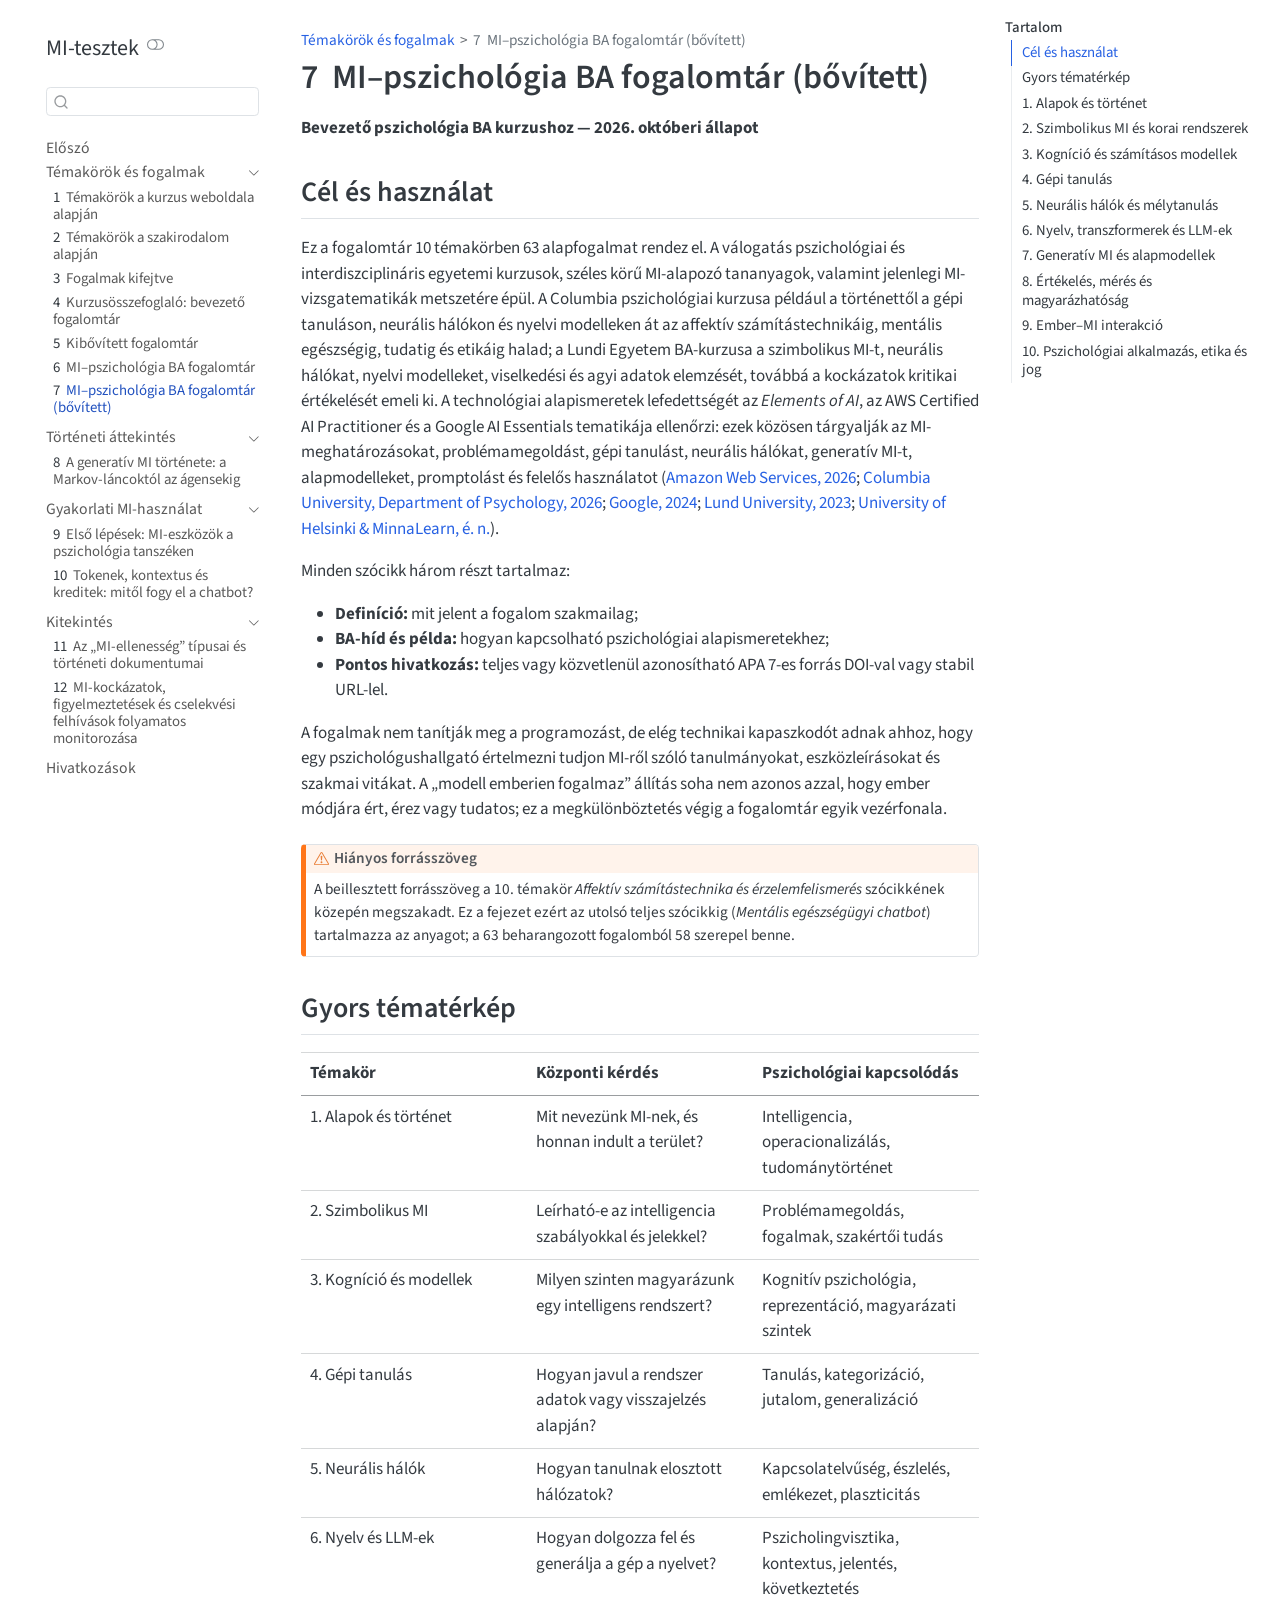
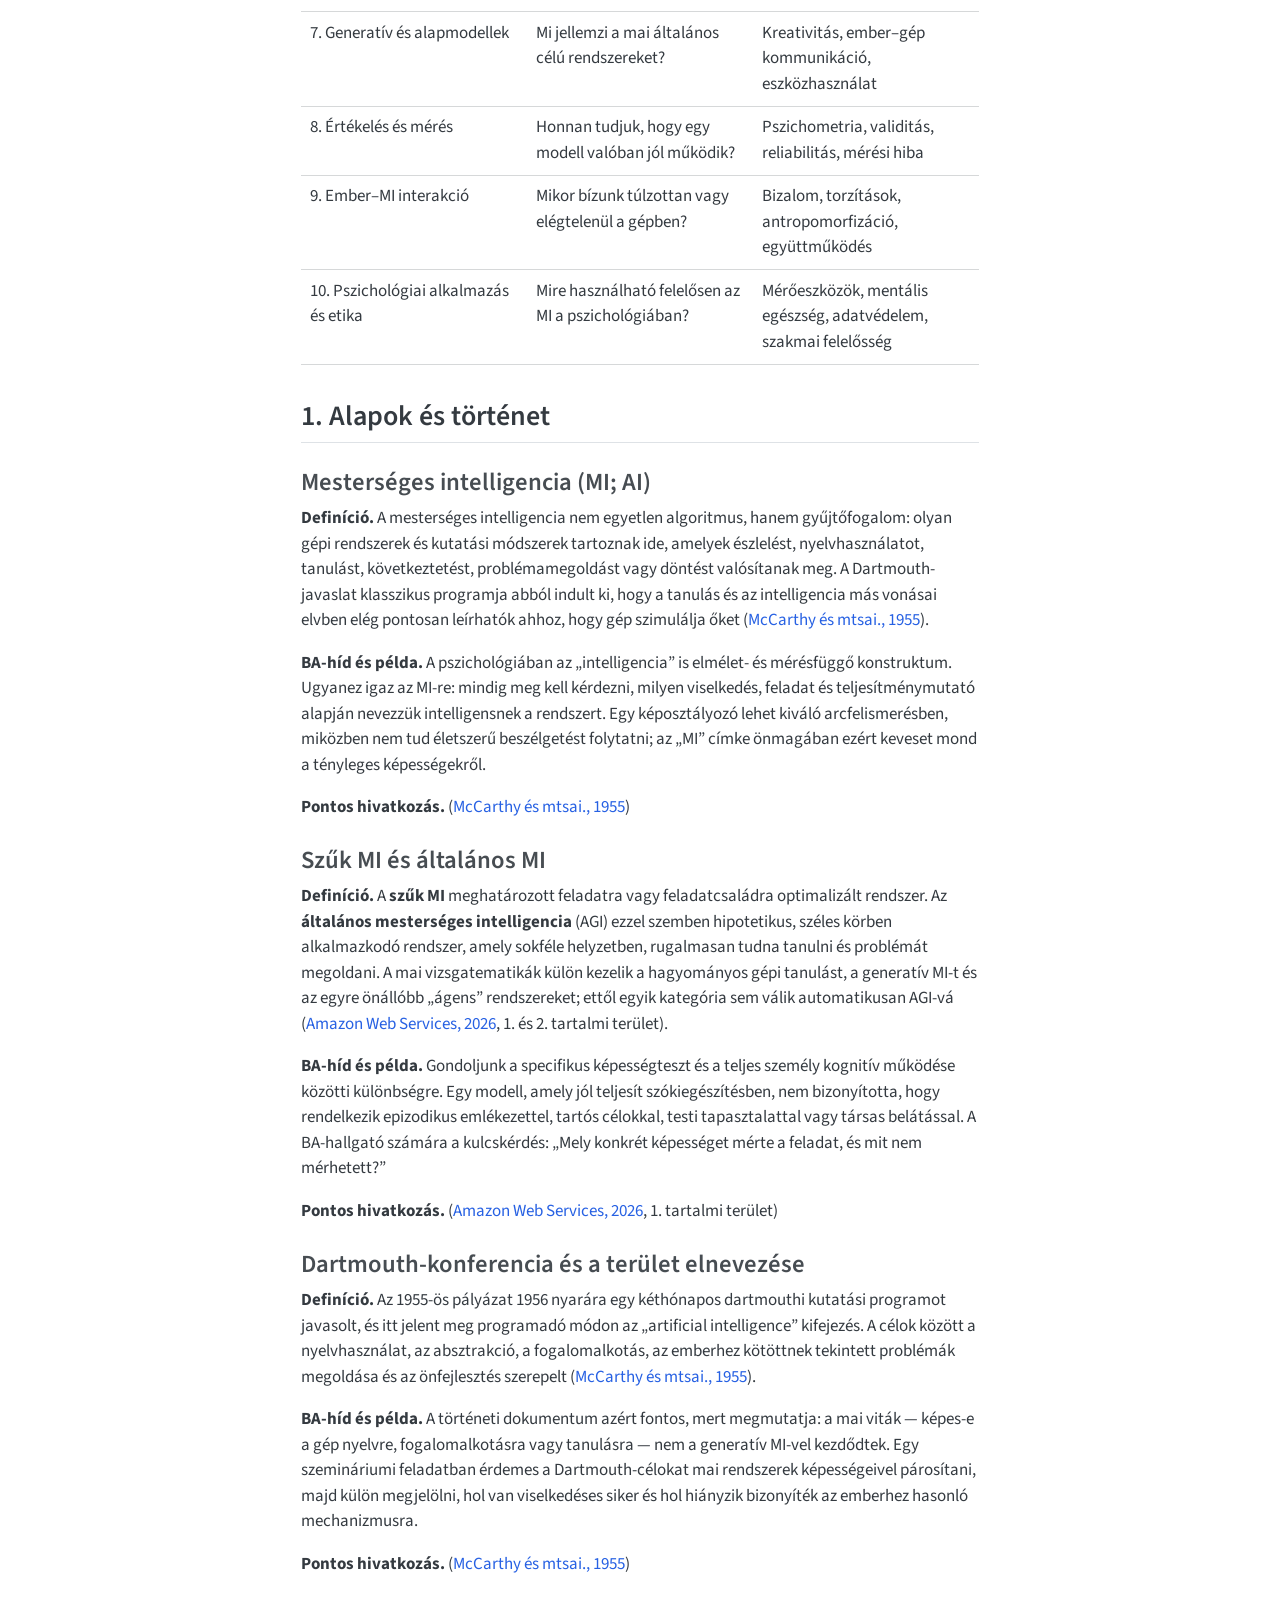
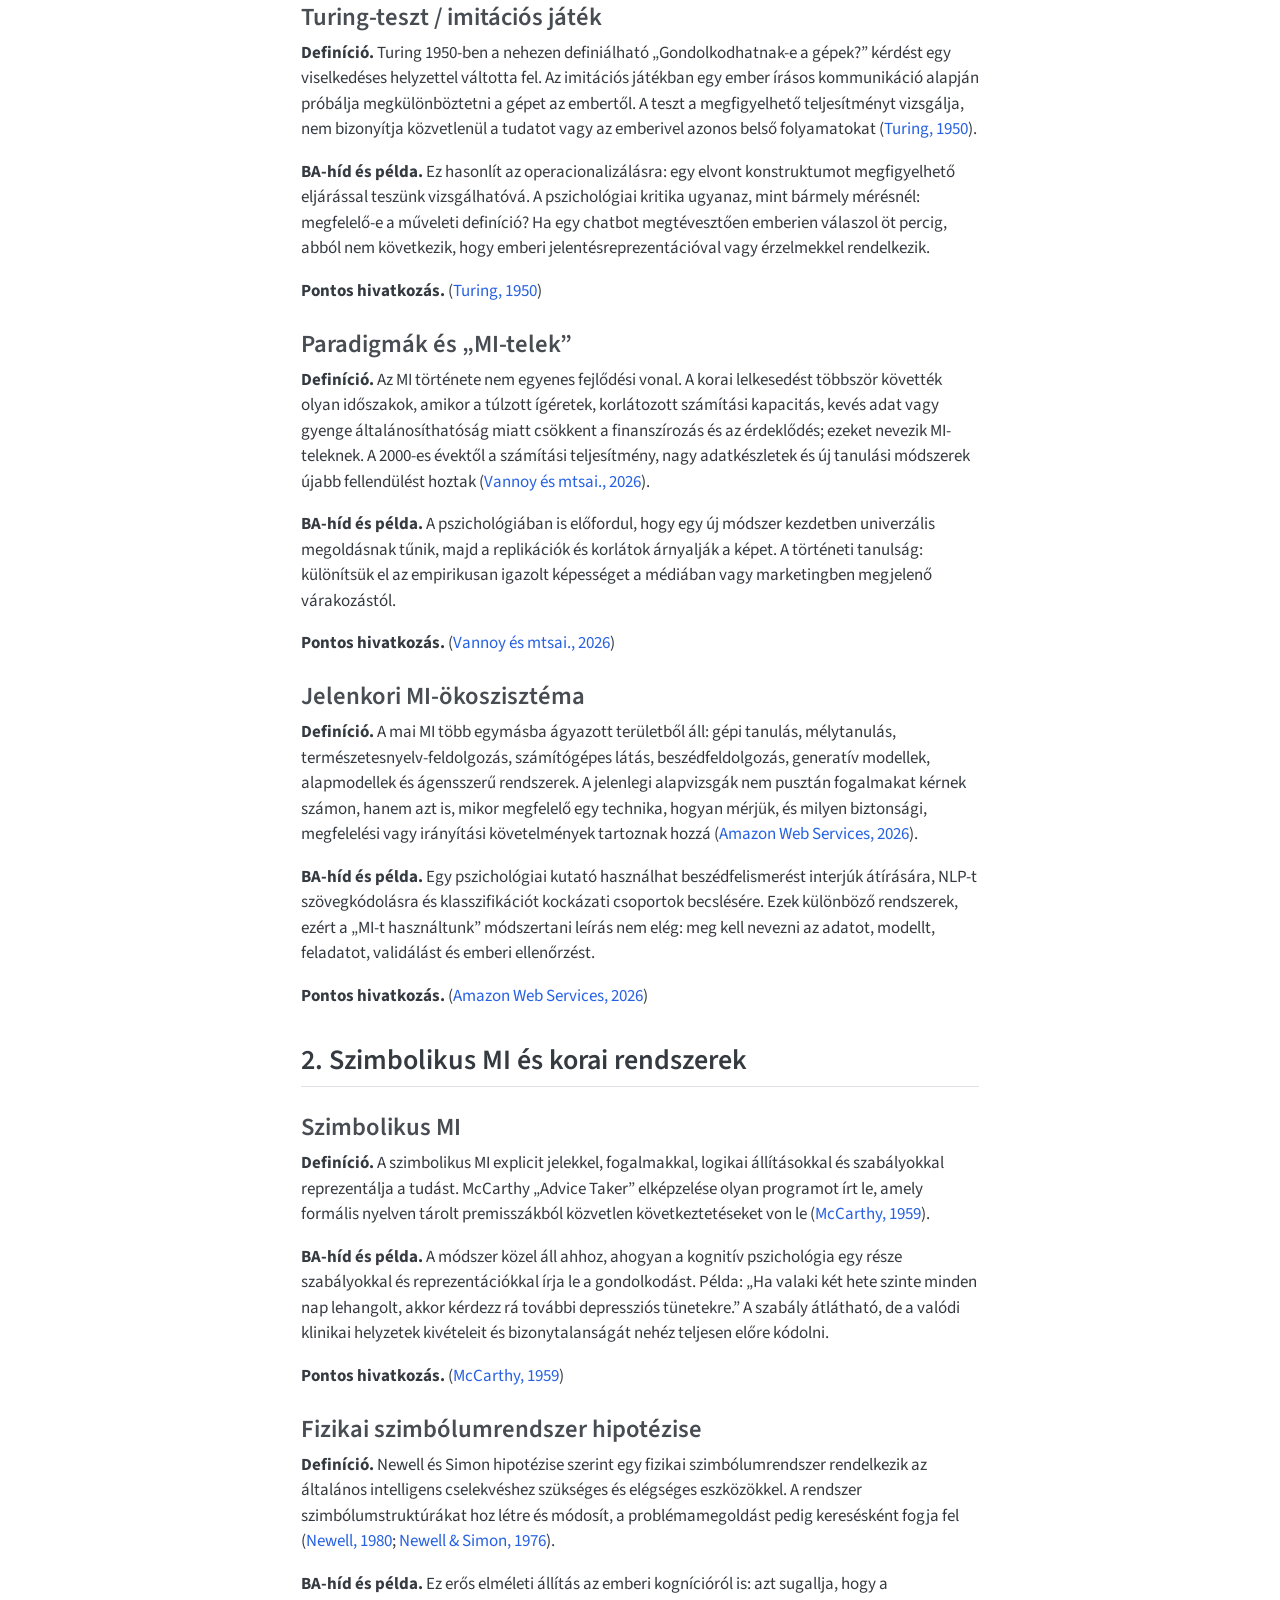
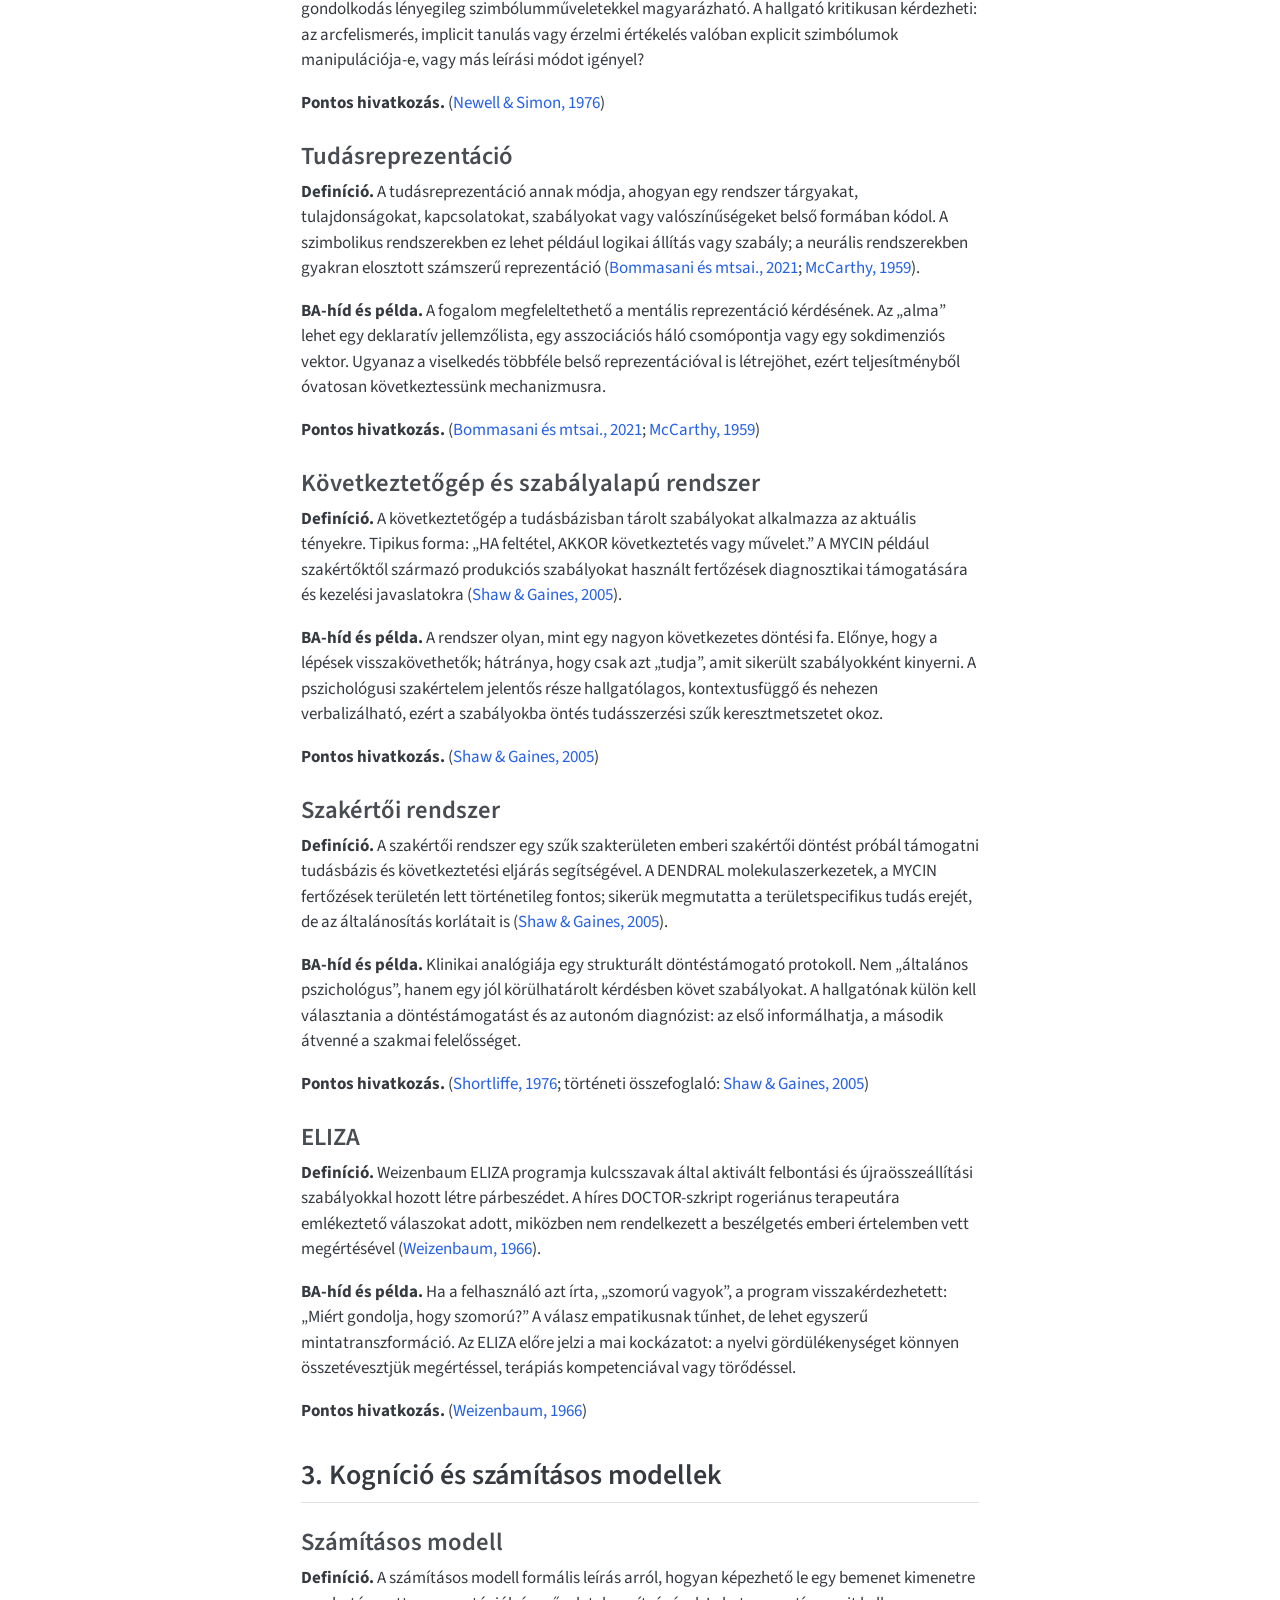
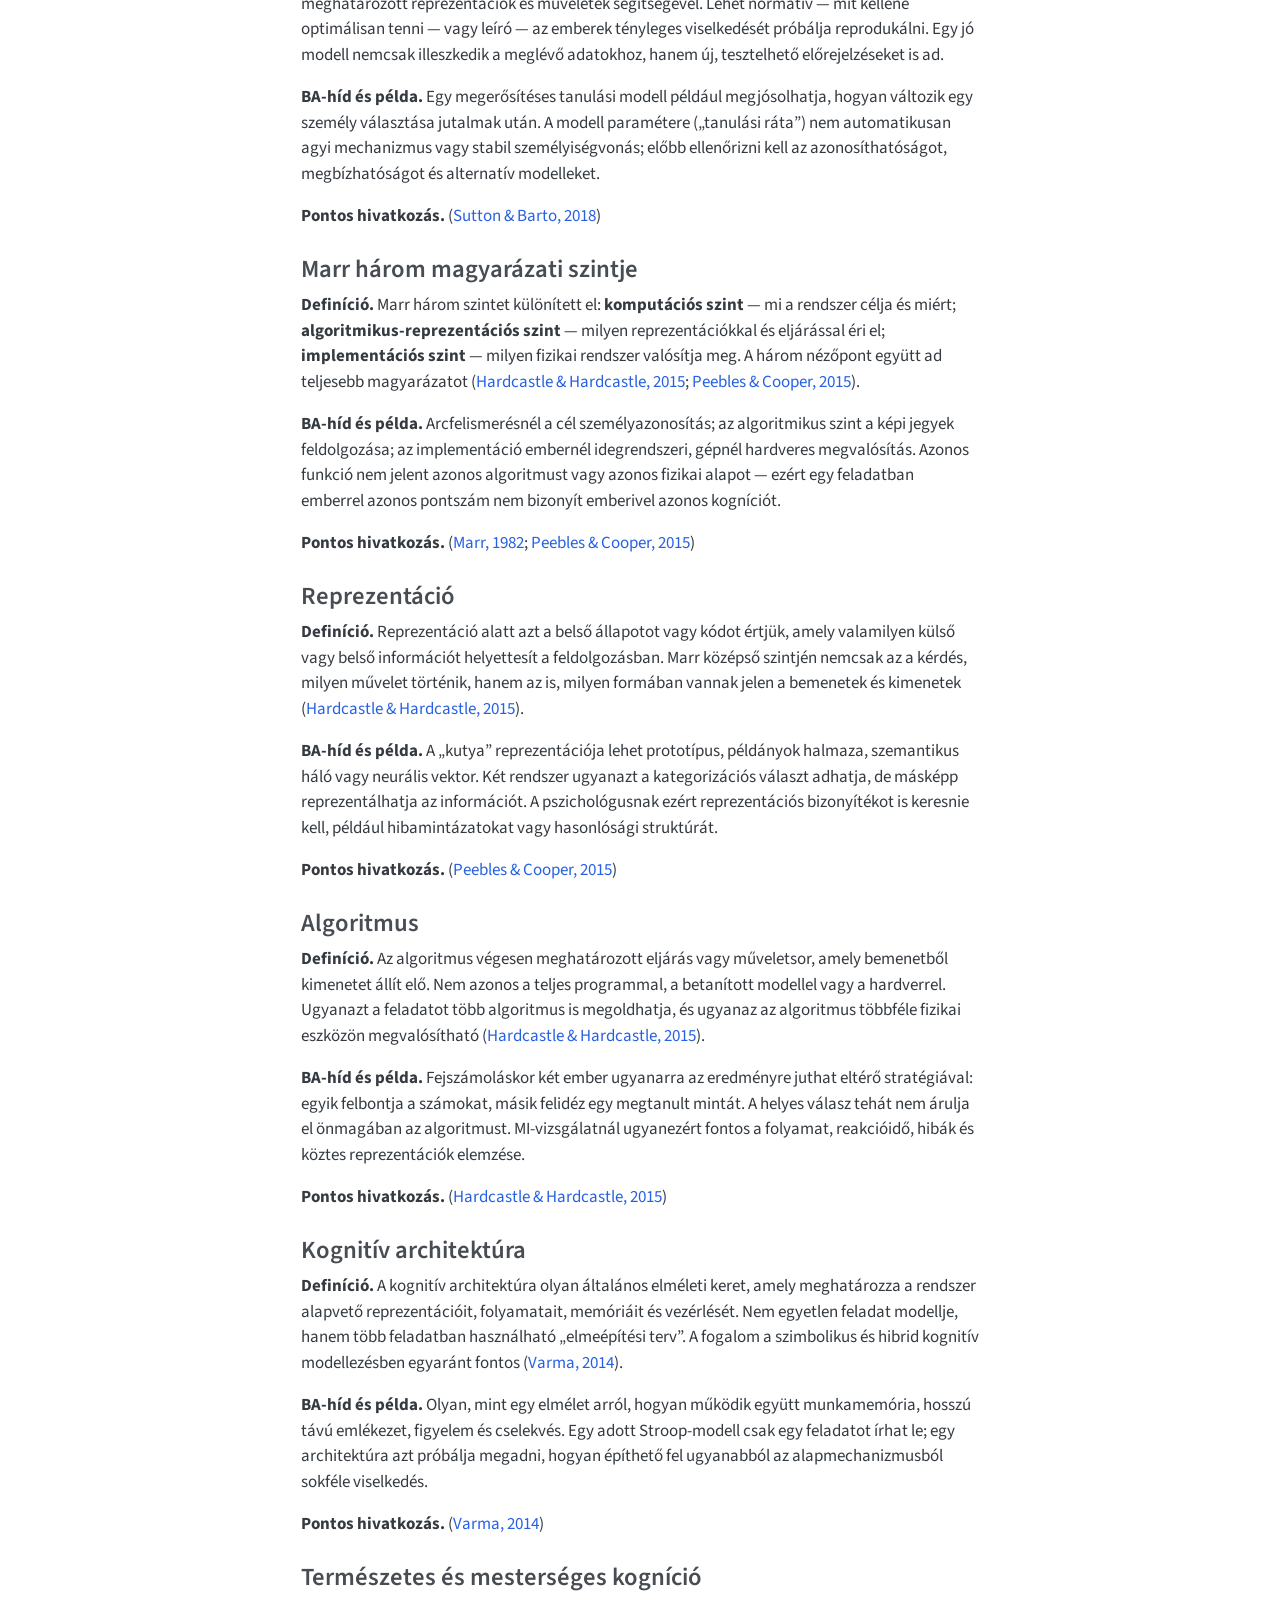
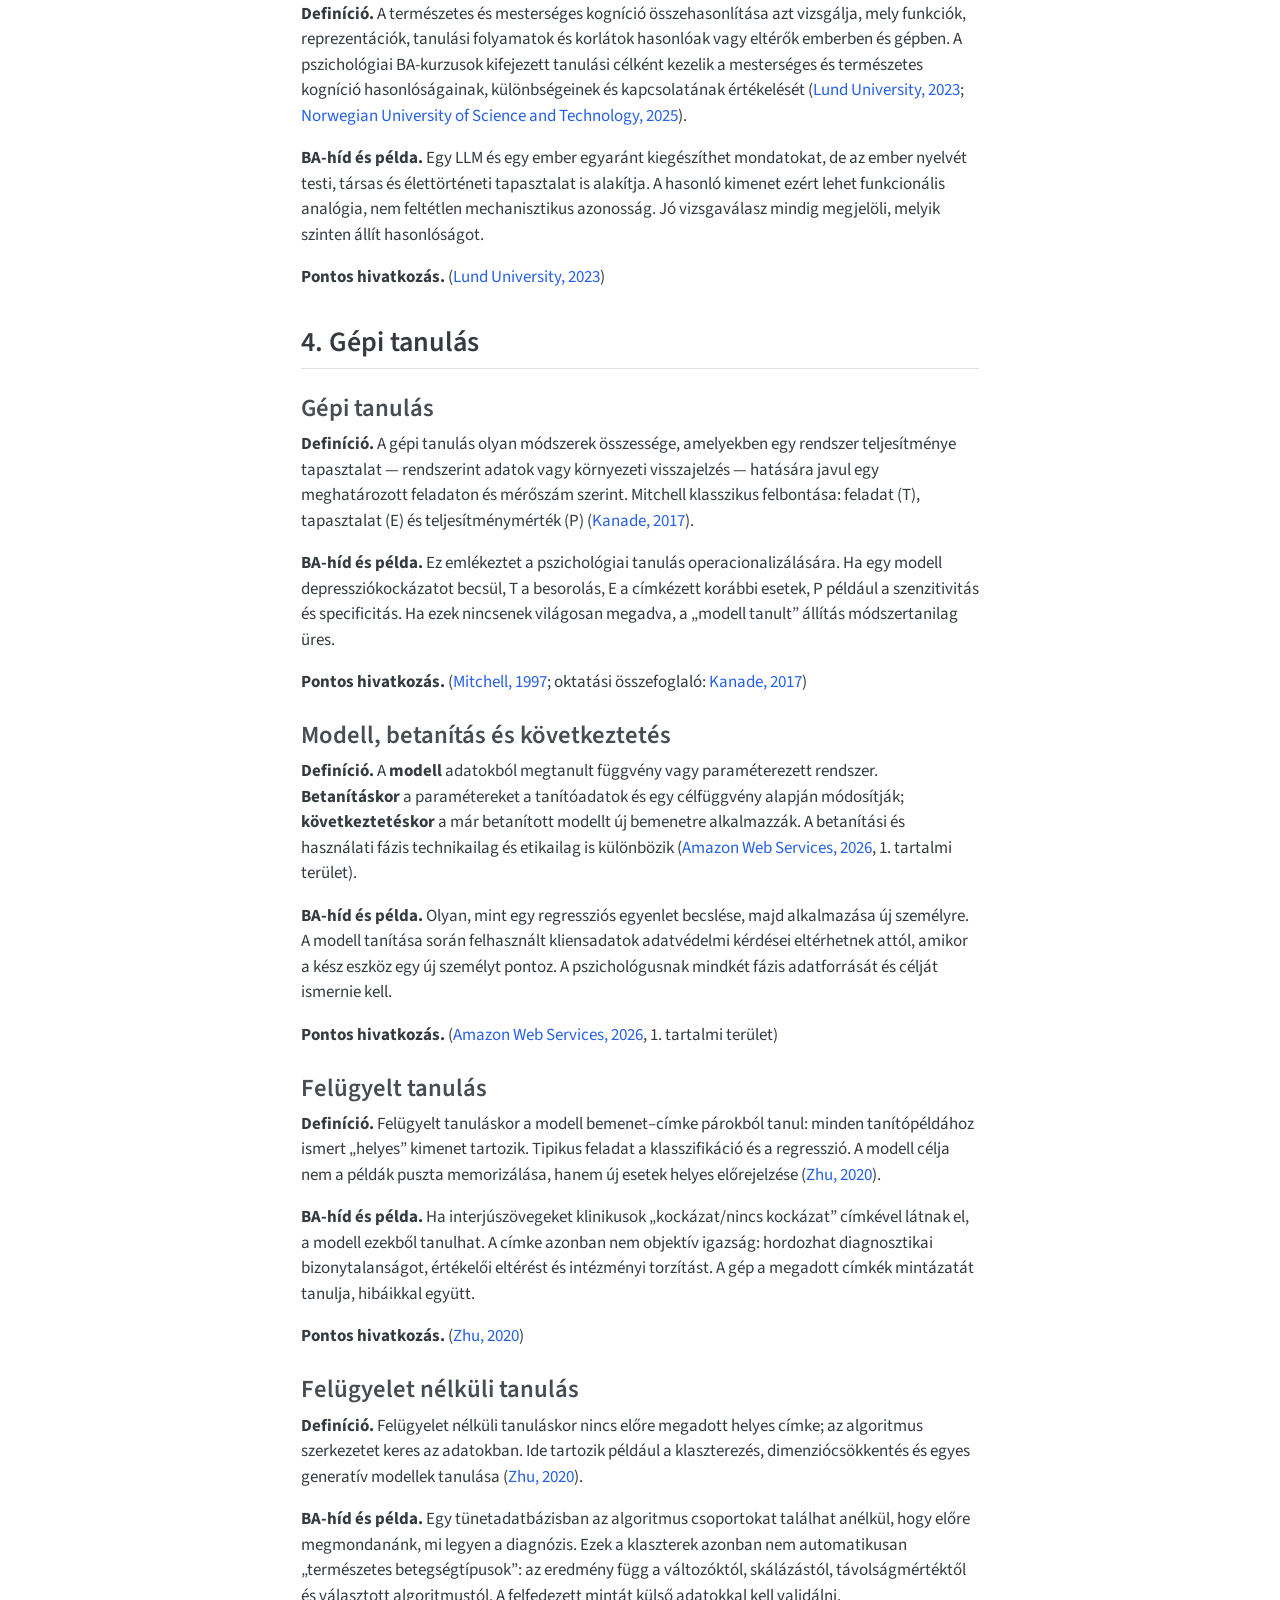
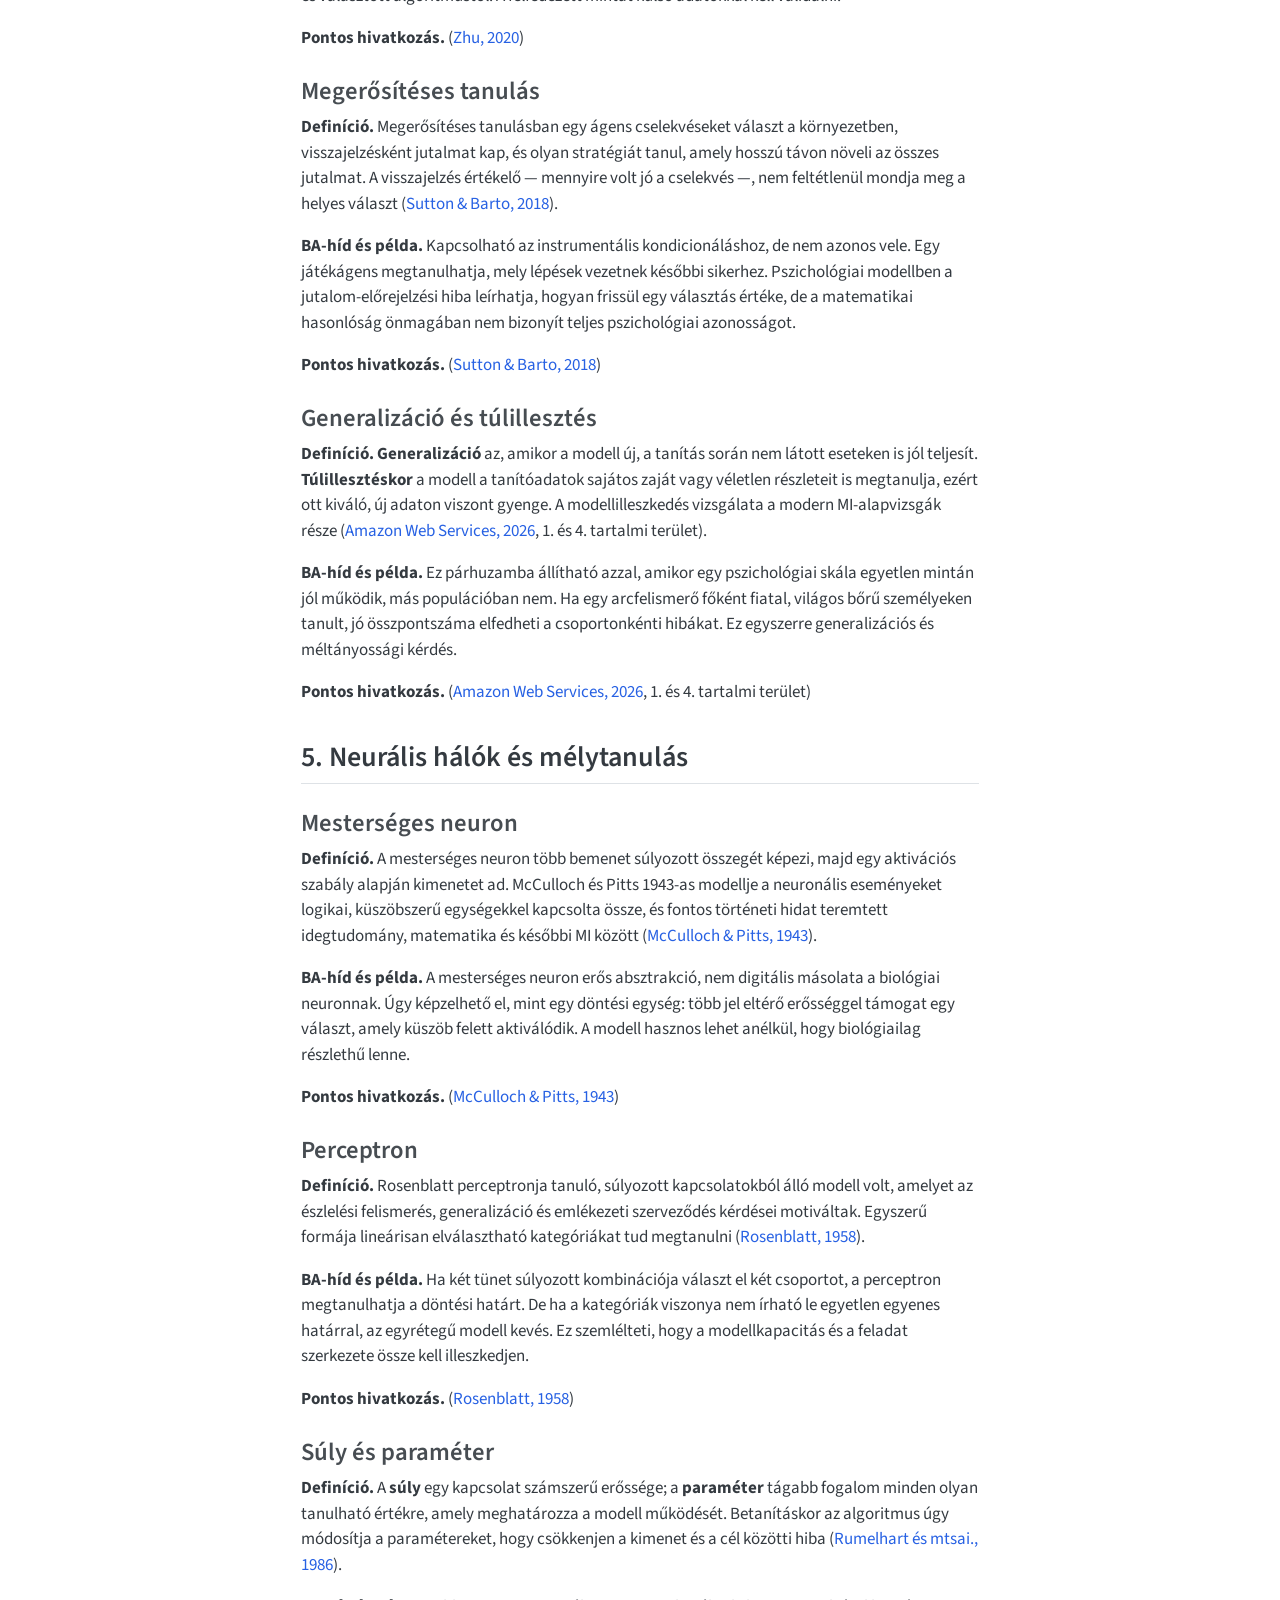
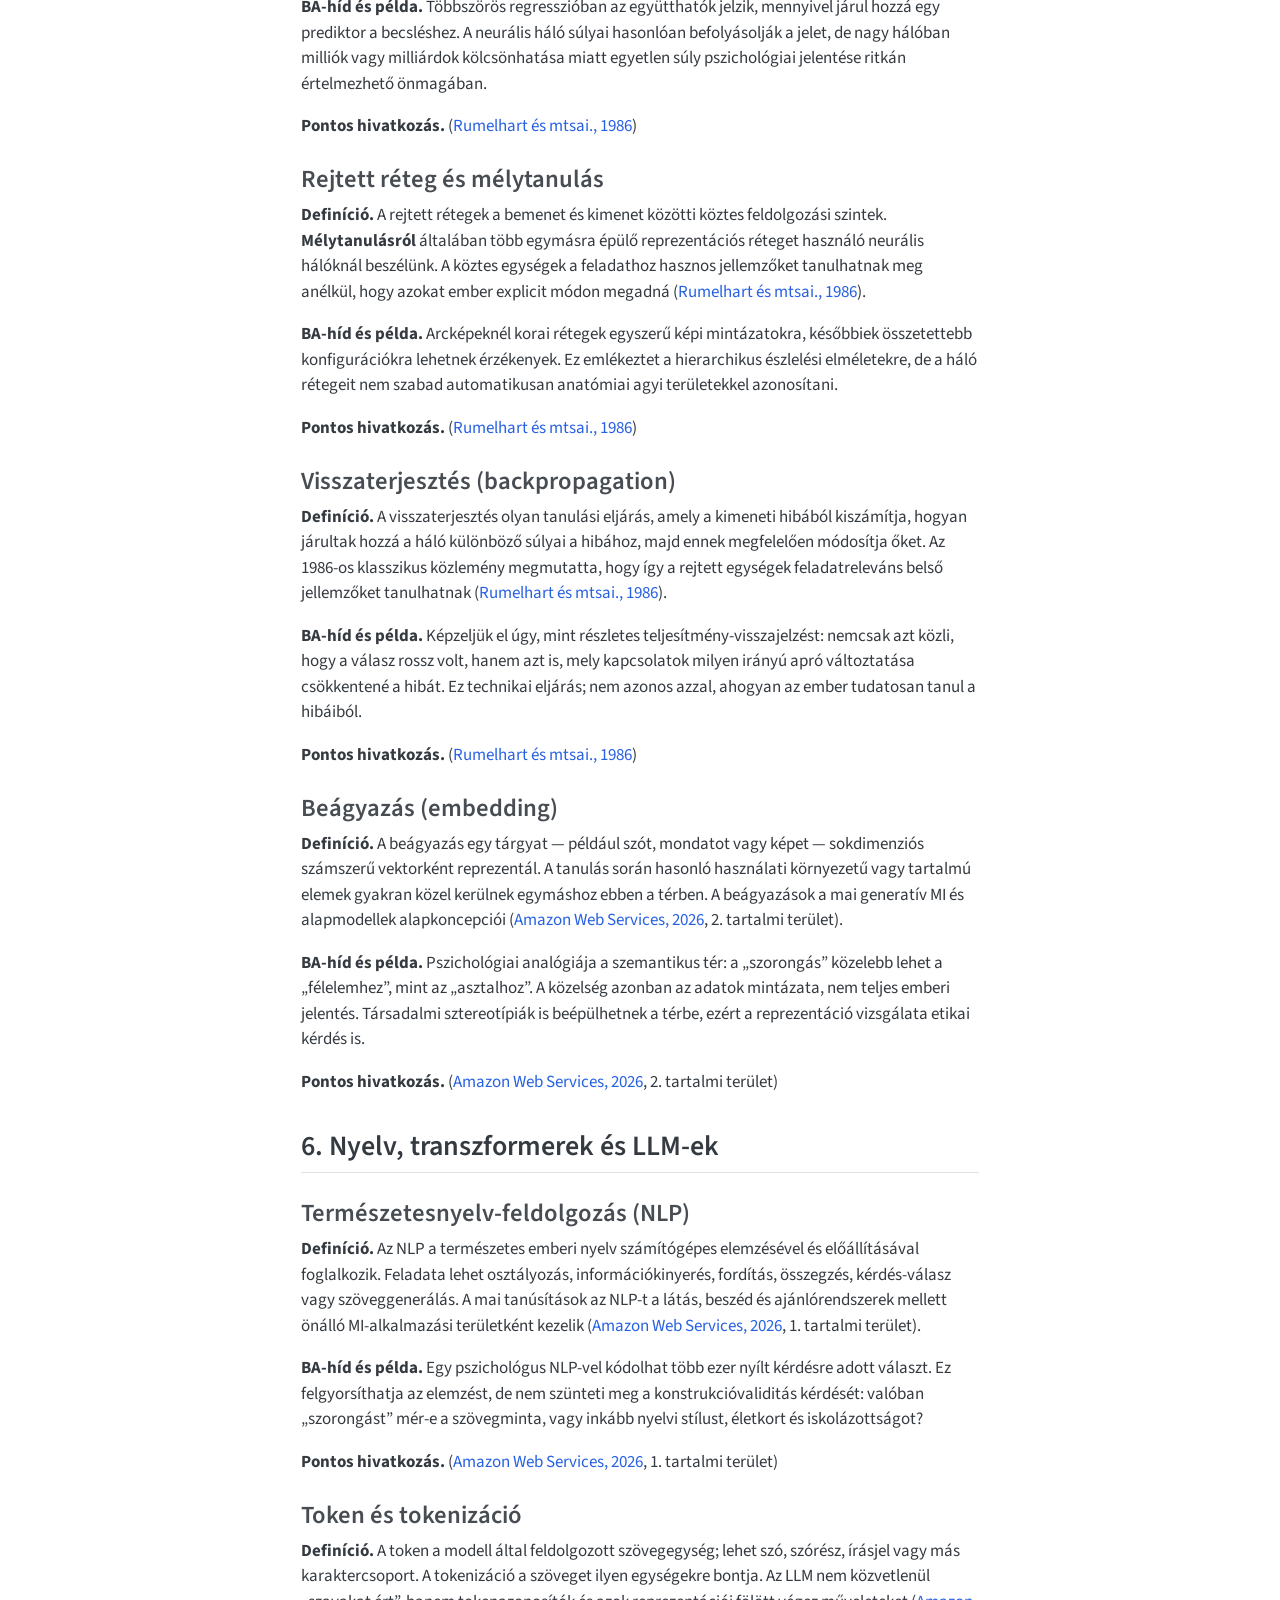
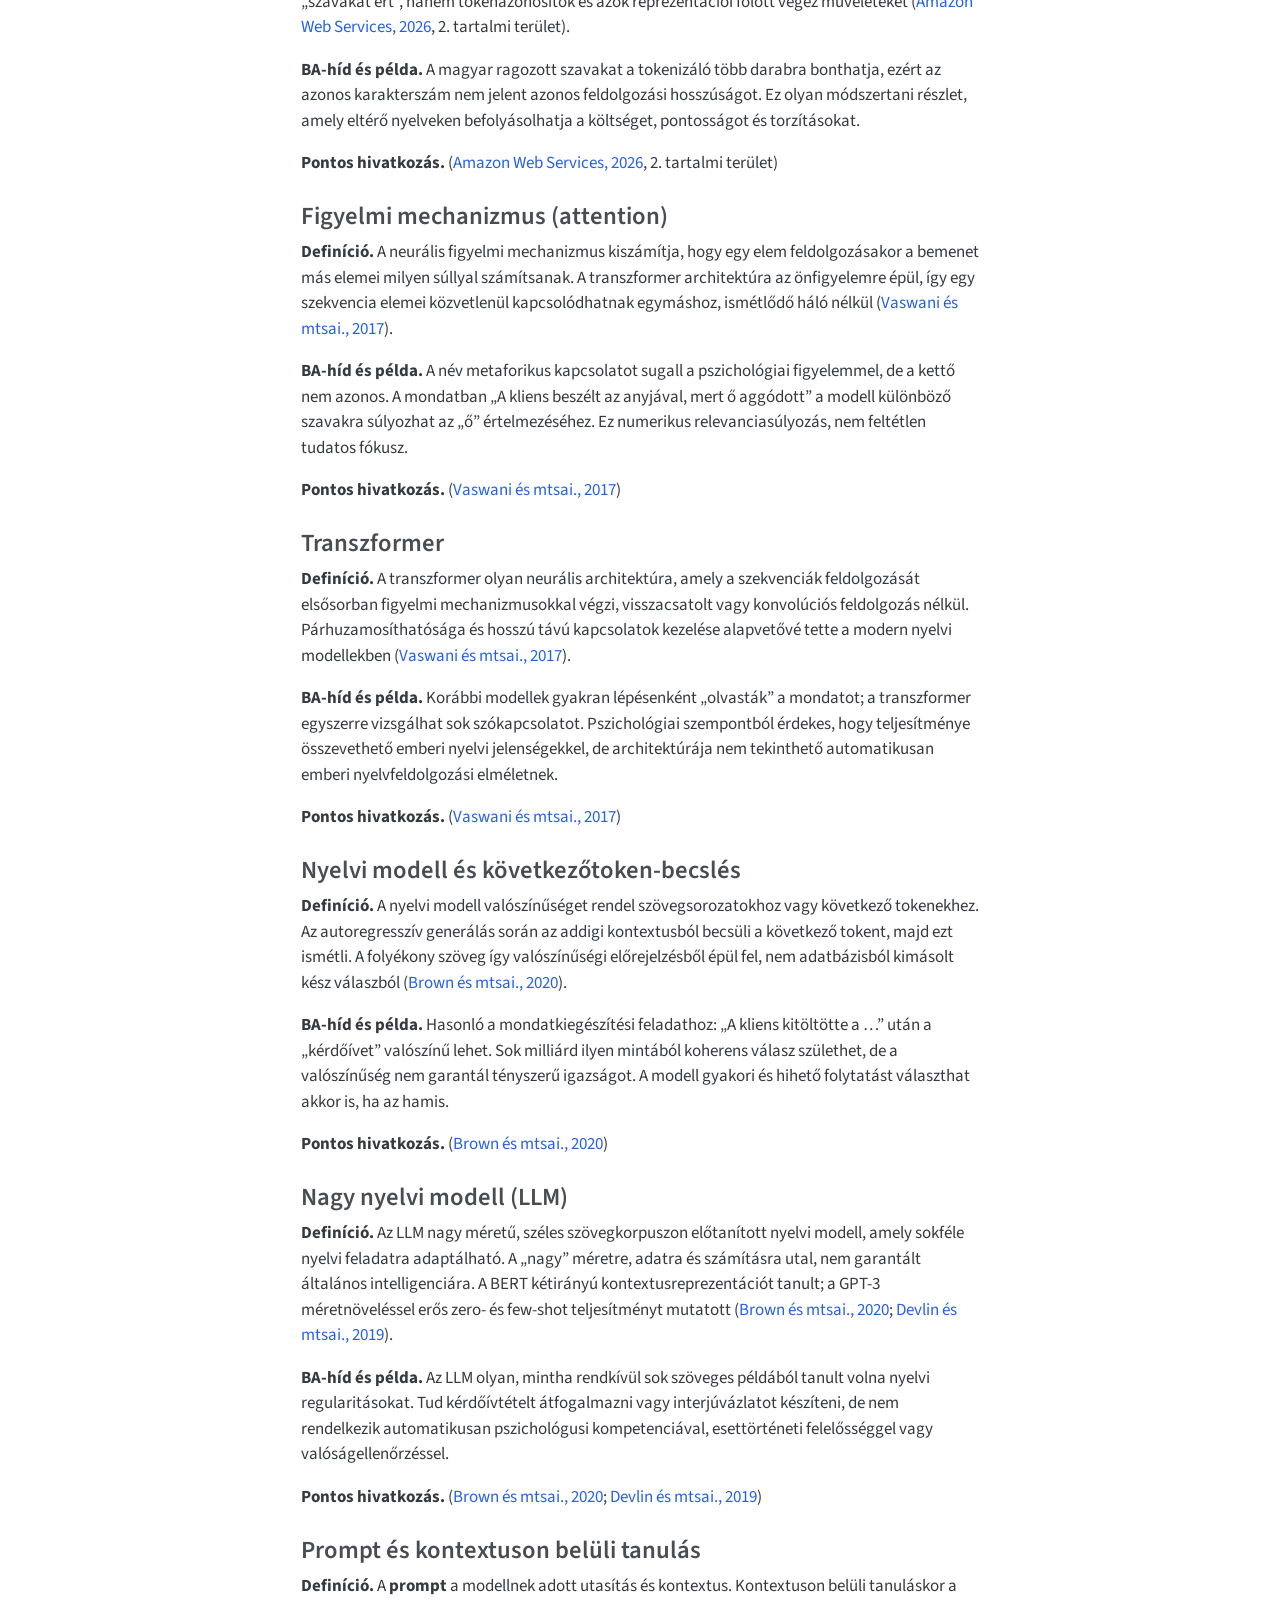
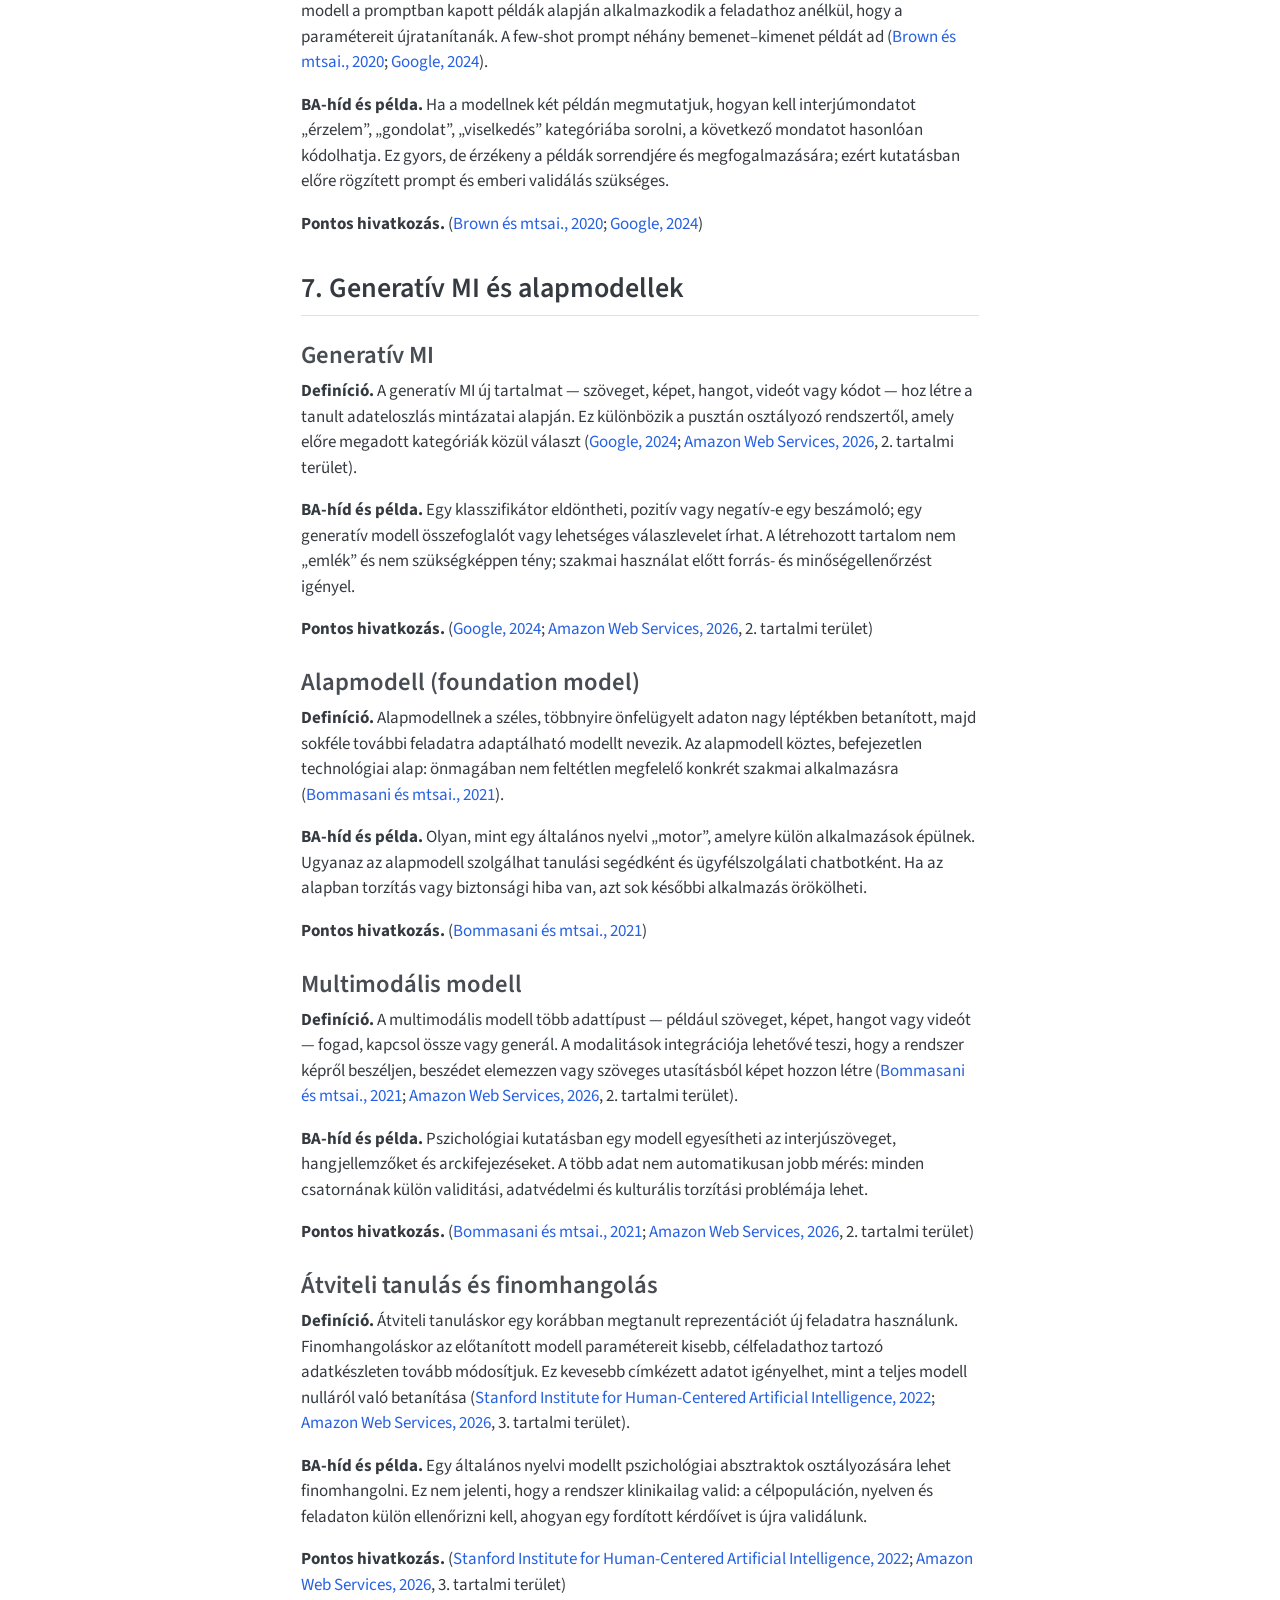
<file: docs/kurzusosszefoglalo_pai_4.html>
<!DOCTYPE html>
<html xmlns="http://www.w3.org/1999/xhtml" lang="hu" xml:lang="hu"><head>

<meta charset="utf-8">
<meta name="generator" content="quarto-1.10.18">

<meta name="viewport" content="width=device-width, initial-scale=1.0, user-scalable=yes">


<title>7&nbsp; MI–pszichológia BA fogalomtár (bővített) – MI-tesztek</title>
<style>
/* Default styles provided by pandoc.
** See https://pandoc.org/MANUAL.html#variables-for-html for config info.
*/
span.smallcaps{font-variant: small-caps;}
div.columns{display: flex; gap: 1.5em;}
div.column{flex: auto;}
@media screen {
div.columns{gap: min(4vw, 1.5em);}
div.column{overflow-x: auto;}
}
div.hanging-indent{margin-left: 1.5em; text-indent: -1.5em;}
ul.task-list{list-style: none;}
ul.task-list li input[type="checkbox"] {
  width: 0.8em;
  margin: 0 0.8em 0.2em -1em; /* quarto-specific, see https://github.com/quarto-dev/quarto-cli/issues/4556 */ 
  vertical-align: middle;
}
/* CSS for citations */
div.csl-bib-body { }
div.csl-entry {
  clear: both;
  margin-bottom: 0em;
}
.hanging-indent div.csl-entry {
  margin-left:2em;
  text-indent:-2em;
}
div.csl-left-margin {
  min-width:2em;
  float:left;
}
div.csl-right-inline {
  margin-left:2em;
  padding-left:1em;
}
div.csl-indent {
  margin-left: 2em;
}</style>


<script src="site_libs/quarto-nav/quarto-nav.js"></script>
<script src="site_libs/quarto-nav/headroom.min.js"></script>
<script src="site_libs/clipboard/clipboard.min.js"></script>
<script src="site_libs/quarto-search/autocomplete.umd.js"></script>
<script src="site_libs/quarto-search/fuse.min.js"></script>
<script src="site_libs/quarto-search/quarto-search.js"></script>
<meta name="quarto:offset" content="./">
<link href="./generativ-mi-tortenete.html" rel="next">
<link href="./kurzusosszefoglalo_pai_3.html" rel="prev">
<script src="site_libs/quarto-html/quarto.js" type="module"></script>
<script src="site_libs/quarto-html/tabsets/tabsets.js" type="module"></script>
<script src="site_libs/quarto-html/popper.min.js"></script>
<script src="site_libs/quarto-html/tippy.umd.min.js"></script>
<script src="site_libs/quarto-html/anchor.min.js"></script>
<link href="site_libs/quarto-html/tippy.css" rel="stylesheet">
<link href="site_libs/quarto-html/quarto-syntax-highlighting-64a204ab8560d761af7679ceaba22944.css" rel="stylesheet" class="quarto-color-scheme" id="quarto-text-highlighting-styles">
<link href="site_libs/quarto-html/quarto-syntax-highlighting-dark-b85bc7c33db8c58e0ec93c3465666fed.css" rel="stylesheet" class="quarto-color-scheme quarto-color-alternate" id="quarto-text-highlighting-styles">
<link href="site_libs/quarto-html/quarto-syntax-highlighting-64a204ab8560d761af7679ceaba22944.css" rel="stylesheet" class="quarto-color-scheme-extra" id="quarto-text-highlighting-styles">
<script src="site_libs/bootstrap/bootstrap.min.js"></script>
<link href="site_libs/bootstrap/bootstrap-icons.css" rel="stylesheet">
<link href="site_libs/bootstrap/bootstrap-9d427fb9aa4e7f60cd390d7ae3c7ba90.min.css" rel="stylesheet" append-hash="true" class="quarto-color-scheme" id="quarto-bootstrap" data-mode="light">
<link href="site_libs/bootstrap/bootstrap-dark-494993c62a01dd0104ea6b4a58da199b.min.css" rel="stylesheet" append-hash="true" class="quarto-color-scheme quarto-color-alternate" id="quarto-bootstrap" data-mode="dark">
<link href="site_libs/bootstrap/bootstrap-9d427fb9aa4e7f60cd390d7ae3c7ba90.min.css" rel="stylesheet" append-hash="true" class="quarto-color-scheme-extra" id="quarto-bootstrap" data-mode="light">
<script id="quarto-search-options" type="application/json">{
  "location": "sidebar",
  "copy-button": false,
  "collapse-after": 3,
  "panel-placement": "start",
  "type": "textbox",
  "limit": 50,
  "keyboard-shortcut": [
    "f",
    "/",
    "s"
  ],
  "show-item-context": false,
  "language": {
    "search-no-results-text": "Nincs találat",
    "search-matching-documents-text": "matching documents",
    "search-copy-link-title": "Copy link to search",
    "search-hide-matches-text": "Hide additional matches",
    "search-more-match-text": "more match in this document",
    "search-more-matches-text": "more matches in this document",
    "search-clear-button-title": "Clear",
    "search-text-placeholder": "",
    "search-detached-cancel-button-title": "Cancel",
    "search-submit-button-title": "Submit",
    "search-label": "Search"
  }
}</script>
<style>html{ scroll-behavior: smooth; }</style>


</head>

<body class="nav-sidebar floating quarto-light"><script id="quarto-html-before-body" type="application/javascript">
    const toggleBodyColorMode = (bsSheetEl) => {
      const mode = bsSheetEl.getAttribute("data-mode");
      const bodyEl = window.document.querySelector("body");
      if (mode === "dark") {
        bodyEl.classList.add("quarto-dark");
        bodyEl.classList.remove("quarto-light");
      } else {
        bodyEl.classList.add("quarto-light");
        bodyEl.classList.remove("quarto-dark");
      }
    }
    const toggleBodyColorPrimary = () => {
      const bsSheetEl = window.document.querySelector("link#quarto-bootstrap:not([rel=disabled-stylesheet])");
      if (bsSheetEl) {
        toggleBodyColorMode(bsSheetEl);
      }
    }
    const setColorSchemeToggle = (alternate) => {
      const toggles = window.document.querySelectorAll('.quarto-color-scheme-toggle');
      for (let i=0; i < toggles.length; i++) {
        const toggle = toggles[i];
        if (toggle) {
          if (alternate) {
            toggle.classList.add("alternate");
          } else {
            toggle.classList.remove("alternate");
          }
        }
      }
    };
    const toggleColorMode = (alternate) => {
      // Switch the stylesheets
      const primaryStylesheets = window.document.querySelectorAll('link.quarto-color-scheme:not(.quarto-color-alternate)');
      const alternateStylesheets = window.document.querySelectorAll('link.quarto-color-scheme.quarto-color-alternate');
      manageTransitions('#quarto-margin-sidebar .nav-link', false);
      if (alternate) {
        // note: dark is layered on light, we don't disable primary!
        enableStylesheet(alternateStylesheets);
        for (const sheetNode of alternateStylesheets) {
          if (sheetNode.id === "quarto-bootstrap") {
            toggleBodyColorMode(sheetNode);
          }
        }
      } else {
        disableStylesheet(alternateStylesheets);
        enableStylesheet(primaryStylesheets)
        toggleBodyColorPrimary();
      }
      manageTransitions('#quarto-margin-sidebar .nav-link', true);
      // Switch the toggles
      setColorSchemeToggle(alternate)
      // Hack to workaround the fact that safari doesn't
      // properly recolor the scrollbar when toggling (#1455)
      if (navigator.userAgent.indexOf('Safari') > 0 && navigator.userAgent.indexOf('Chrome') == -1) {
        manageTransitions("body", false);
        window.scrollTo(0, 1);
        setTimeout(() => {
          window.scrollTo(0, 0);
          manageTransitions("body", true);
        }, 40);
      }
    }
    const disableStylesheet = (stylesheets) => {
      for (let i=0; i < stylesheets.length; i++) {
        const stylesheet = stylesheets[i];
        stylesheet.rel = 'disabled-stylesheet';
      }
    }
    const enableStylesheet = (stylesheets) => {
      for (let i=0; i < stylesheets.length; i++) {
        const stylesheet = stylesheets[i];
        if(stylesheet.rel !== 'stylesheet') { // for Chrome, which will still FOUC without this check
          stylesheet.rel = 'stylesheet';
        }
      }
    }
    const manageTransitions = (selector, allowTransitions) => {
      const els = window.document.querySelectorAll(selector);
      for (let i=0; i < els.length; i++) {
        const el = els[i];
        if (allowTransitions) {
          el.classList.remove('notransition');
        } else {
          el.classList.add('notransition');
        }
      }
    }
    const isFileUrl = () => {
      return window.location.protocol === 'file:';
    }
    const hasAlternateSentinel = () => {
      let styleSentinel = getColorSchemeSentinel();
      if (styleSentinel !== null) {
        return styleSentinel === "alternate";
      } else {
        return false;
      }
    }
    const setStyleSentinel = (alternate) => {
      const value = alternate ? "alternate" : "default";
      if (!isFileUrl()) {
        window.localStorage.setItem("quarto-color-scheme", value);
      } else {
        localAlternateSentinel = value;
      }
    }
    const getColorSchemeSentinel = () => {
      if (!isFileUrl()) {
        const storageValue = window.localStorage.getItem("quarto-color-scheme");
        return storageValue != null ? storageValue : localAlternateSentinel;
      } else {
        return localAlternateSentinel;
      }
    }
    const toggleGiscusIfUsed = (isAlternate, darkModeDefault) => {
      const baseTheme = document.querySelector('#giscus-base-theme')?.value ?? 'light';
      const alternateTheme = document.querySelector('#giscus-alt-theme')?.value ?? 'dark';
      let newTheme = '';
      if(authorPrefersDark) {
        newTheme = isAlternate ? baseTheme : alternateTheme;
      } else {
        newTheme = isAlternate ? alternateTheme : baseTheme;
      }
      const changeGiscusTheme = () => {
        // From: https://github.com/giscus/giscus/issues/336
        const sendMessage = (message) => {
          const iframe = document.querySelector('iframe.giscus-frame');
          if (!iframe) return;
          iframe.contentWindow.postMessage({ giscus: message }, 'https://giscus.app');
        }
        sendMessage({
          setConfig: {
            theme: newTheme
          }
        });
      }
      const isGiscussLoaded = window.document.querySelector('iframe.giscus-frame') !== null;
      if (isGiscussLoaded) {
        changeGiscusTheme();
      }
    };
    const authorPrefersDark = false;
    const darkModeDefault = authorPrefersDark;
      document.querySelector('link#quarto-text-highlighting-styles.quarto-color-scheme-extra').rel = 'disabled-stylesheet';
      document.querySelector('link#quarto-bootstrap.quarto-color-scheme-extra').rel = 'disabled-stylesheet';
    let localAlternateSentinel = darkModeDefault ? 'alternate' : 'default';
    // Dark / light mode switch
    window.quartoToggleColorScheme = () => {
      // Read the current dark / light value
      let toAlternate = !hasAlternateSentinel();
      toggleColorMode(toAlternate);
      setStyleSentinel(toAlternate);
      toggleGiscusIfUsed(toAlternate, darkModeDefault);
      window.dispatchEvent(new Event('resize'));
    };
    // Switch to dark mode if need be
    if (hasAlternateSentinel()) {
      toggleColorMode(true);
    } else {
      toggleColorMode(false);
    }
  </script>

<div id="quarto-search-results"></div>
  <header id="quarto-header" class="headroom fixed-top">
  <nav class="quarto-secondary-nav">
    <div class="container-fluid d-flex">
      <button type="button" class="quarto-btn-toggle btn" data-bs-toggle="collapse" role="button" data-bs-target=".quarto-sidebar-collapse-item" aria-controls="quarto-sidebar" aria-expanded="false" aria-label="Toggle sidebar navigation" onclick="if (window.quartoToggleHeadroom) { window.quartoToggleHeadroom(); }">
        <i class="bi bi-layout-text-sidebar-reverse"></i>
      </button>
        <nav class="quarto-page-breadcrumbs" aria-label="breadcrumb"><ol class="breadcrumb"><li class="breadcrumb-item"><a href="./temakorok.html">Témakörök és fogalmak</a></li><li class="breadcrumb-item"><a href="./kurzusosszefoglalo_pai_4.html"><span class="chapter-number">7</span>&nbsp; <span class="chapter-title">MI–pszichológia BA fogalomtár (bővített)</span></a></li></ol></nav>
        <a class="flex-grow-1" role="navigation" data-bs-toggle="collapse" data-bs-target=".quarto-sidebar-collapse-item" aria-controls="quarto-sidebar" aria-expanded="false" aria-label="Toggle sidebar navigation" onclick="if (window.quartoToggleHeadroom) { window.quartoToggleHeadroom(); }">      
        </a>
      <button type="button" class="btn quarto-search-button" aria-label="Search" onclick="window.quartoOpenSearch();">
        <i class="bi bi-search"></i>
      </button>
    </div>
  </nav>
</header>
<!-- content -->
<div id="quarto-content" class="quarto-container page-columns page-rows-contents page-layout-article">
<!-- sidebar -->
  <nav id="quarto-sidebar" class="sidebar collapse collapse-horizontal quarto-sidebar-collapse-item sidebar-navigation floating overflow-auto">
    <div class="pt-lg-2 mt-2 text-left sidebar-header">
    <div class="sidebar-title mb-0 py-0">
      <a href="./">MI-tesztek</a> 
        <div class="sidebar-tools-main">
  <a href="" class="quarto-color-scheme-toggle quarto-navigation-tool  px-1" onclick="window.quartoToggleColorScheme(); return false;" title="Toggle dark mode"><i class="bi"></i></a>
</div>
    </div>
      </div>
        <div class="mt-2 flex-shrink-0 align-items-center">
        <div class="sidebar-search">
        <div id="quarto-search" class="" title="Search"></div>
        </div>
        </div>
    <div class="sidebar-menu-container"> 
    <ul class="list-unstyled mt-1">
        <li class="sidebar-item">
  <div class="sidebar-item-container"> 
  <a href="./index.html" class="sidebar-item-text sidebar-link">
 <span class="menu-text">Előszó</span></a>
  </div>
</li>
        <li class="sidebar-item sidebar-item-section">
      <div class="sidebar-item-container"> 
            <a class="sidebar-item-text sidebar-link text-start" data-bs-toggle="collapse" data-bs-target="#quarto-sidebar-section-1" role="navigation" aria-expanded="true">
 <span class="menu-text">Témakörök és fogalmak</span></a>
          <a class="sidebar-item-toggle text-start" data-bs-toggle="collapse" data-bs-target="#quarto-sidebar-section-1" role="navigation" aria-expanded="true" aria-label="Toggle section">
            <i class="bi bi-chevron-right ms-2"></i>
          </a> 
      </div>
      <ul id="quarto-sidebar-section-1" class="collapse list-unstyled sidebar-section depth1 show">  
          <li class="sidebar-item">
  <div class="sidebar-item-container"> 
  <a href="./temakorok.html" class="sidebar-item-text sidebar-link">
 <span class="menu-text"><span class="chapter-number">1</span>&nbsp; <span class="chapter-title">Témakörök a kurzus weboldala alapján</span></span></a>
  </div>
</li>
          <li class="sidebar-item">
  <div class="sidebar-item-container"> 
  <a href="./temakorok_irodalom.html" class="sidebar-item-text sidebar-link">
 <span class="menu-text"><span class="chapter-number">2</span>&nbsp; <span class="chapter-title">Témakörök a szakirodalom alapján</span></span></a>
  </div>
</li>
          <li class="sidebar-item">
  <div class="sidebar-item-container"> 
  <a href="./temakorok_irodalom_kifejtve.html" class="sidebar-item-text sidebar-link">
 <span class="menu-text"><span class="chapter-number">3</span>&nbsp; <span class="chapter-title">Fogalmak kifejtve</span></span></a>
  </div>
</li>
          <li class="sidebar-item">
  <div class="sidebar-item-container"> 
  <a href="./kurzusosszefoglalo_pai.html" class="sidebar-item-text sidebar-link">
 <span class="menu-text"><span class="chapter-number">4</span>&nbsp; <span class="chapter-title">Kurzusösszefoglaló: bevezető fogalomtár</span></span></a>
  </div>
</li>
          <li class="sidebar-item">
  <div class="sidebar-item-container"> 
  <a href="./kurzusosszefoglalo_pai_2.html" class="sidebar-item-text sidebar-link">
 <span class="menu-text"><span class="chapter-number">5</span>&nbsp; <span class="chapter-title">Kibővített fogalomtár</span></span></a>
  </div>
</li>
          <li class="sidebar-item">
  <div class="sidebar-item-container"> 
  <a href="./kurzusosszefoglalo_pai_3.html" class="sidebar-item-text sidebar-link">
 <span class="menu-text"><span class="chapter-number">6</span>&nbsp; <span class="chapter-title">MI–pszichológia BA fogalomtár</span></span></a>
  </div>
</li>
          <li class="sidebar-item">
  <div class="sidebar-item-container"> 
  <a href="./kurzusosszefoglalo_pai_4.html" class="sidebar-item-text sidebar-link active">
 <span class="menu-text"><span class="chapter-number">7</span>&nbsp; <span class="chapter-title">MI–pszichológia BA fogalomtár (bővített)</span></span></a>
  </div>
</li>
      </ul>
  </li>
        <li class="sidebar-item sidebar-item-section">
      <div class="sidebar-item-container"> 
            <a class="sidebar-item-text sidebar-link text-start" data-bs-toggle="collapse" data-bs-target="#quarto-sidebar-section-2" role="navigation" aria-expanded="true">
 <span class="menu-text">Történeti áttekintés</span></a>
          <a class="sidebar-item-toggle text-start" data-bs-toggle="collapse" data-bs-target="#quarto-sidebar-section-2" role="navigation" aria-expanded="true" aria-label="Toggle section">
            <i class="bi bi-chevron-right ms-2"></i>
          </a> 
      </div>
      <ul id="quarto-sidebar-section-2" class="collapse list-unstyled sidebar-section depth1 show">  
          <li class="sidebar-item">
  <div class="sidebar-item-container"> 
  <a href="./generativ-mi-tortenete.html" class="sidebar-item-text sidebar-link">
 <span class="menu-text"><span class="chapter-number">8</span>&nbsp; <span class="chapter-title">A generatív MI története: a Markov-láncoktól az ágensekig</span></span></a>
  </div>
</li>
      </ul>
  </li>
        <li class="sidebar-item sidebar-item-section">
      <div class="sidebar-item-container"> 
            <a class="sidebar-item-text sidebar-link text-start" data-bs-toggle="collapse" data-bs-target="#quarto-sidebar-section-3" role="navigation" aria-expanded="true">
 <span class="menu-text">Gyakorlati MI-használat</span></a>
          <a class="sidebar-item-toggle text-start" data-bs-toggle="collapse" data-bs-target="#quarto-sidebar-section-3" role="navigation" aria-expanded="true" aria-label="Toggle section">
            <i class="bi bi-chevron-right ms-2"></i>
          </a> 
      </div>
      <ul id="quarto-sidebar-section-3" class="collapse list-unstyled sidebar-section depth1 show">  
          <li class="sidebar-item">
  <div class="sidebar-item-container"> 
  <a href="./elso-lepesek.html" class="sidebar-item-text sidebar-link">
 <span class="menu-text"><span class="chapter-number">9</span>&nbsp; <span class="chapter-title">Első lépések: MI-eszközök a pszichológia tanszéken</span></span></a>
  </div>
</li>
          <li class="sidebar-item">
  <div class="sidebar-item-container"> 
  <a href="./tokenek-es-kreditek.html" class="sidebar-item-text sidebar-link">
 <span class="menu-text"><span class="chapter-number">10</span>&nbsp; <span class="chapter-title">Tokenek, kontextus és kreditek: mitől fogy el a chatbot?</span></span></a>
  </div>
</li>
      </ul>
  </li>
        <li class="sidebar-item sidebar-item-section">
      <div class="sidebar-item-container"> 
            <a class="sidebar-item-text sidebar-link text-start" data-bs-toggle="collapse" data-bs-target="#quarto-sidebar-section-4" role="navigation" aria-expanded="true">
 <span class="menu-text">Kitekintés</span></a>
          <a class="sidebar-item-toggle text-start" data-bs-toggle="collapse" data-bs-target="#quarto-sidebar-section-4" role="navigation" aria-expanded="true" aria-label="Toggle section">
            <i class="bi bi-chevron-right ms-2"></i>
          </a> 
      </div>
      <ul id="quarto-sidebar-section-4" class="collapse list-unstyled sidebar-section depth1 show">  
          <li class="sidebar-item">
  <div class="sidebar-item-container"> 
  <a href="./MI-ellenesseg.html" class="sidebar-item-text sidebar-link">
 <span class="menu-text"><span class="chapter-number">11</span>&nbsp; <span class="chapter-title">Az „MI-ellenesség” típusai és történeti dokumentumai</span></span></a>
  </div>
</li>
          <li class="sidebar-item">
  <div class="sidebar-item-container"> 
  <a href="./MI-kockazat-monitoring.html" class="sidebar-item-text sidebar-link">
 <span class="menu-text"><span class="chapter-number">12</span>&nbsp; <span class="chapter-title">MI-kockázatok, figyelmeztetések és cselekvési felhívások folyamatos monitorozása</span></span></a>
  </div>
</li>
      </ul>
  </li>
        <li class="sidebar-item">
  <div class="sidebar-item-container"> 
  <a href="./references.html" class="sidebar-item-text sidebar-link">
 <span class="menu-text">Hivatkozások</span></a>
  </div>
</li>
    </ul>
    </div>
</nav>
<div id="quarto-sidebar-glass" class="quarto-sidebar-collapse-item" data-bs-toggle="collapse" data-bs-target=".quarto-sidebar-collapse-item"></div>
<!-- margin-sidebar -->
    <div id="quarto-margin-sidebar" class="sidebar margin-sidebar">
        <nav id="TOC" role="doc-toc" class="toc-active">
    <h2 id="toc-title">Tartalom</h2>
   
  <ul>
  <li><a href="#cél-és-használat" id="toc-cél-és-használat" class="nav-link active" data-scroll-target="#cél-és-használat">Cél és használat</a></li>
  <li><a href="#gyors-tématérkép" id="toc-gyors-tématérkép" class="nav-link" data-scroll-target="#gyors-tématérkép">Gyors tématérkép</a></li>
  <li><a href="#alapok-és-történet" id="toc-alapok-és-történet" class="nav-link" data-scroll-target="#alapok-és-történet">1. Alapok és történet</a>
  <ul class="collapse">
  <li><a href="#mesterséges-intelligencia-mi-ai" id="toc-mesterséges-intelligencia-mi-ai" class="nav-link" data-scroll-target="#mesterséges-intelligencia-mi-ai">Mesterséges intelligencia (MI; AI)</a></li>
  <li><a href="#szűk-mi-és-általános-mi" id="toc-szűk-mi-és-általános-mi" class="nav-link" data-scroll-target="#szűk-mi-és-általános-mi">Szűk MI és általános MI</a></li>
  <li><a href="#dartmouth-konferencia-és-a-terület-elnevezése" id="toc-dartmouth-konferencia-és-a-terület-elnevezése" class="nav-link" data-scroll-target="#dartmouth-konferencia-és-a-terület-elnevezése">Dartmouth-konferencia és a terület elnevezése</a></li>
  <li><a href="#turing-teszt-imitációs-játék" id="toc-turing-teszt-imitációs-játék" class="nav-link" data-scroll-target="#turing-teszt-imitációs-játék">Turing-teszt / imitációs játék</a></li>
  <li><a href="#paradigmák-és-mi-telek" id="toc-paradigmák-és-mi-telek" class="nav-link" data-scroll-target="#paradigmák-és-mi-telek">Paradigmák és „MI-telek”</a></li>
  <li><a href="#jelenkori-mi-ökoszisztéma" id="toc-jelenkori-mi-ökoszisztéma" class="nav-link" data-scroll-target="#jelenkori-mi-ökoszisztéma">Jelenkori MI-ökoszisztéma</a></li>
  </ul></li>
  <li><a href="#szimbolikus-mi-és-korai-rendszerek" id="toc-szimbolikus-mi-és-korai-rendszerek" class="nav-link" data-scroll-target="#szimbolikus-mi-és-korai-rendszerek">2. Szimbolikus MI és korai rendszerek</a>
  <ul class="collapse">
  <li><a href="#szimbolikus-mi" id="toc-szimbolikus-mi" class="nav-link" data-scroll-target="#szimbolikus-mi">Szimbolikus MI</a></li>
  <li><a href="#fizikai-szimbólumrendszer-hipotézise" id="toc-fizikai-szimbólumrendszer-hipotézise" class="nav-link" data-scroll-target="#fizikai-szimbólumrendszer-hipotézise">Fizikai szimbólumrendszer hipotézise</a></li>
  <li><a href="#tudásreprezentáció" id="toc-tudásreprezentáció" class="nav-link" data-scroll-target="#tudásreprezentáció">Tudásreprezentáció</a></li>
  <li><a href="#következtetőgép-és-szabályalapú-rendszer" id="toc-következtetőgép-és-szabályalapú-rendszer" class="nav-link" data-scroll-target="#következtetőgép-és-szabályalapú-rendszer">Következtetőgép és szabályalapú rendszer</a></li>
  <li><a href="#szakértői-rendszer" id="toc-szakértői-rendszer" class="nav-link" data-scroll-target="#szakértői-rendszer">Szakértői rendszer</a></li>
  <li><a href="#eliza" id="toc-eliza" class="nav-link" data-scroll-target="#eliza">ELIZA</a></li>
  </ul></li>
  <li><a href="#kogníció-és-számításos-modellek" id="toc-kogníció-és-számításos-modellek" class="nav-link" data-scroll-target="#kogníció-és-számításos-modellek">3. Kogníció és számításos modellek</a>
  <ul class="collapse">
  <li><a href="#számításos-modell" id="toc-számításos-modell" class="nav-link" data-scroll-target="#számításos-modell">Számításos modell</a></li>
  <li><a href="#marr-három-magyarázati-szintje" id="toc-marr-három-magyarázati-szintje" class="nav-link" data-scroll-target="#marr-három-magyarázati-szintje">Marr három magyarázati szintje</a></li>
  <li><a href="#reprezentáció" id="toc-reprezentáció" class="nav-link" data-scroll-target="#reprezentáció">Reprezentáció</a></li>
  <li><a href="#algoritmus" id="toc-algoritmus" class="nav-link" data-scroll-target="#algoritmus">Algoritmus</a></li>
  <li><a href="#kognitív-architektúra" id="toc-kognitív-architektúra" class="nav-link" data-scroll-target="#kognitív-architektúra">Kognitív architektúra</a></li>
  <li><a href="#természetes-és-mesterséges-kogníció" id="toc-természetes-és-mesterséges-kogníció" class="nav-link" data-scroll-target="#természetes-és-mesterséges-kogníció">Természetes és mesterséges kogníció</a></li>
  </ul></li>
  <li><a href="#gépi-tanulás" id="toc-gépi-tanulás" class="nav-link" data-scroll-target="#gépi-tanulás">4. Gépi tanulás</a>
  <ul class="collapse">
  <li><a href="#gépi-tanulás-1" id="toc-gépi-tanulás-1" class="nav-link" data-scroll-target="#gépi-tanulás-1">Gépi tanulás</a></li>
  <li><a href="#modell-betanítás-és-következtetés" id="toc-modell-betanítás-és-következtetés" class="nav-link" data-scroll-target="#modell-betanítás-és-következtetés">Modell, betanítás és következtetés</a></li>
  <li><a href="#felügyelt-tanulás" id="toc-felügyelt-tanulás" class="nav-link" data-scroll-target="#felügyelt-tanulás">Felügyelt tanulás</a></li>
  <li><a href="#felügyelet-nélküli-tanulás" id="toc-felügyelet-nélküli-tanulás" class="nav-link" data-scroll-target="#felügyelet-nélküli-tanulás">Felügyelet nélküli tanulás</a></li>
  <li><a href="#megerősítéses-tanulás" id="toc-megerősítéses-tanulás" class="nav-link" data-scroll-target="#megerősítéses-tanulás">Megerősítéses tanulás</a></li>
  <li><a href="#generalizáció-és-túlillesztés" id="toc-generalizáció-és-túlillesztés" class="nav-link" data-scroll-target="#generalizáció-és-túlillesztés">Generalizáció és túlillesztés</a></li>
  </ul></li>
  <li><a href="#neurális-hálók-és-mélytanulás" id="toc-neurális-hálók-és-mélytanulás" class="nav-link" data-scroll-target="#neurális-hálók-és-mélytanulás">5. Neurális hálók és mélytanulás</a>
  <ul class="collapse">
  <li><a href="#mesterséges-neuron" id="toc-mesterséges-neuron" class="nav-link" data-scroll-target="#mesterséges-neuron">Mesterséges neuron</a></li>
  <li><a href="#perceptron" id="toc-perceptron" class="nav-link" data-scroll-target="#perceptron">Perceptron</a></li>
  <li><a href="#súly-és-paraméter" id="toc-súly-és-paraméter" class="nav-link" data-scroll-target="#súly-és-paraméter">Súly és paraméter</a></li>
  <li><a href="#rejtett-réteg-és-mélytanulás" id="toc-rejtett-réteg-és-mélytanulás" class="nav-link" data-scroll-target="#rejtett-réteg-és-mélytanulás">Rejtett réteg és mélytanulás</a></li>
  <li><a href="#visszaterjesztés-backpropagation" id="toc-visszaterjesztés-backpropagation" class="nav-link" data-scroll-target="#visszaterjesztés-backpropagation">Visszaterjesztés (backpropagation)</a></li>
  <li><a href="#beágyazás-embedding" id="toc-beágyazás-embedding" class="nav-link" data-scroll-target="#beágyazás-embedding">Beágyazás (embedding)</a></li>
  </ul></li>
  <li><a href="#nyelv-transzformerek-és-llm-ek" id="toc-nyelv-transzformerek-és-llm-ek" class="nav-link" data-scroll-target="#nyelv-transzformerek-és-llm-ek">6. Nyelv, transzformerek és LLM-ek</a>
  <ul class="collapse">
  <li><a href="#természetesnyelv-feldolgozás-nlp" id="toc-természetesnyelv-feldolgozás-nlp" class="nav-link" data-scroll-target="#természetesnyelv-feldolgozás-nlp">Természetesnyelv-feldolgozás (NLP)</a></li>
  <li><a href="#token-és-tokenizáció" id="toc-token-és-tokenizáció" class="nav-link" data-scroll-target="#token-és-tokenizáció">Token és tokenizáció</a></li>
  <li><a href="#figyelmi-mechanizmus-attention" id="toc-figyelmi-mechanizmus-attention" class="nav-link" data-scroll-target="#figyelmi-mechanizmus-attention">Figyelmi mechanizmus (attention)</a></li>
  <li><a href="#transzformer" id="toc-transzformer" class="nav-link" data-scroll-target="#transzformer">Transzformer</a></li>
  <li><a href="#nyelvi-modell-és-következőtoken-becslés" id="toc-nyelvi-modell-és-következőtoken-becslés" class="nav-link" data-scroll-target="#nyelvi-modell-és-következőtoken-becslés">Nyelvi modell és következőtoken-becslés</a></li>
  <li><a href="#nagy-nyelvi-modell-llm" id="toc-nagy-nyelvi-modell-llm" class="nav-link" data-scroll-target="#nagy-nyelvi-modell-llm">Nagy nyelvi modell (LLM)</a></li>
  <li><a href="#prompt-és-kontextuson-belüli-tanulás" id="toc-prompt-és-kontextuson-belüli-tanulás" class="nav-link" data-scroll-target="#prompt-és-kontextuson-belüli-tanulás">Prompt és kontextuson belüli tanulás</a></li>
  </ul></li>
  <li><a href="#generatív-mi-és-alapmodellek" id="toc-generatív-mi-és-alapmodellek" class="nav-link" data-scroll-target="#generatív-mi-és-alapmodellek">7. Generatív MI és alapmodellek</a>
  <ul class="collapse">
  <li><a href="#generatív-mi" id="toc-generatív-mi" class="nav-link" data-scroll-target="#generatív-mi">Generatív MI</a></li>
  <li><a href="#alapmodell-foundation-model" id="toc-alapmodell-foundation-model" class="nav-link" data-scroll-target="#alapmodell-foundation-model">Alapmodell (foundation model)</a></li>
  <li><a href="#multimodális-modell" id="toc-multimodális-modell" class="nav-link" data-scroll-target="#multimodális-modell">Multimodális modell</a></li>
  <li><a href="#átviteli-tanulás-és-finomhangolás" id="toc-átviteli-tanulás-és-finomhangolás" class="nav-link" data-scroll-target="#átviteli-tanulás-és-finomhangolás">Átviteli tanulás és finomhangolás</a></li>
  <li><a href="#visszakereséssel-bővített-generálás-rag" id="toc-visszakereséssel-bővített-generálás-rag" class="nav-link" data-scroll-target="#visszakereséssel-bővített-generálás-rag">Visszakereséssel bővített generálás (RAG)</a></li>
  <li><a href="#mi-ágens-és-ágensszerű-mi" id="toc-mi-ágens-és-ágensszerű-mi" class="nav-link" data-scroll-target="#mi-ágens-és-ágensszerű-mi">MI-ágens és ágensszerű MI</a></li>
  <li><a href="#hallucináció" id="toc-hallucináció" class="nav-link" data-scroll-target="#hallucináció">Hallucináció</a></li>
  </ul></li>
  <li><a href="#értékelés-mérés-és-magyarázhatóság" id="toc-értékelés-mérés-és-magyarázhatóság" class="nav-link" data-scroll-target="#értékelés-mérés-és-magyarázhatóság">8. Értékelés, mérés és magyarázhatóság</a>
  <ul class="collapse">
  <li><a href="#tanító--validációs-és-tesztadat" id="toc-tanító--validációs-és-tesztadat" class="nav-link" data-scroll-target="#tanító--validációs-és-tesztadat">Tanító-, validációs és tesztadat</a></li>
  <li><a href="#pontosság-precizitás-visszahívás-és-f1" id="toc-pontosság-precizitás-visszahívás-és-f1" class="nav-link" data-scroll-target="#pontosság-precizitás-visszahívás-és-f1">Pontosság, precizitás, visszahívás és F1</a></li>
  <li><a href="#benchmark" id="toc-benchmark" class="nav-link" data-scroll-target="#benchmark">Benchmark</a></li>
  <li><a href="#reliabilitás-és-validitás-mi-rendszernél" id="toc-reliabilitás-és-validitás-mi-rendszernél" class="nav-link" data-scroll-target="#reliabilitás-és-validitás-mi-rendszernél">Reliabilitás és validitás MI-rendszernél</a></li>
  <li><a href="#magyarázhatóság-és-értelmezhetőség" id="toc-magyarázhatóság-és-értelmezhetőség" class="nav-link" data-scroll-target="#magyarázhatóság-és-értelmezhetőség">Magyarázhatóság és értelmezhetőség</a></li>
  <li><a href="#ember-a-folyamatban-human-in-the-loop" id="toc-ember-a-folyamatban-human-in-the-loop" class="nav-link" data-scroll-target="#ember-a-folyamatban-human-in-the-loop">Ember a folyamatban (human-in-the-loop)</a></li>
  </ul></li>
  <li><a href="#embermi-interakció" id="toc-embermi-interakció" class="nav-link" data-scroll-target="#embermi-interakció">9. Ember–MI interakció</a>
  <ul class="collapse">
  <li><a href="#bizalomkalibráció" id="toc-bizalomkalibráció" class="nav-link" data-scroll-target="#bizalomkalibráció">Bizalomkalibráció</a></li>
  <li><a href="#automatizációs-torzítás" id="toc-automatizációs-torzítás" class="nav-link" data-scroll-target="#automatizációs-torzítás">Automatizációs torzítás</a></li>
  <li><a href="#algoritmusaverzió" id="toc-algoritmusaverzió" class="nav-link" data-scroll-target="#algoritmusaverzió">Algoritmusaverzió</a></li>
  <li><a href="#algoritmuspreferencia" id="toc-algoritmuspreferencia" class="nav-link" data-scroll-target="#algoritmuspreferencia">Algoritmuspreferencia</a></li>
  <li><a href="#eliza-hatás-és-antropomorfizáció" id="toc-eliza-hatás-és-antropomorfizáció" class="nav-link" data-scroll-target="#eliza-hatás-és-antropomorfizáció">ELIZA-hatás és antropomorfizáció</a></li>
  <li><a href="#embermi-együttműködés-és-felügyelet" id="toc-embermi-együttműködés-és-felügyelet" class="nav-link" data-scroll-target="#embermi-együttműködés-és-felügyelet">Ember–MI együttműködés és felügyelet</a></li>
  </ul></li>
  <li><a href="#pszichológiai-alkalmazás-etika-és-jog" id="toc-pszichológiai-alkalmazás-etika-és-jog" class="nav-link" data-scroll-target="#pszichológiai-alkalmazás-etika-és-jog">10. Pszichológiai alkalmazás, etika és jog</a>
  <ul class="collapse">
  <li><a href="#nyelvalapú-pszichológiai-értékelés" id="toc-nyelvalapú-pszichológiai-értékelés" class="nav-link" data-scroll-target="#nyelvalapú-pszichológiai-értékelés">Nyelvalapú pszichológiai értékelés</a></li>
  <li><a href="#mentális-egészségügyi-chatbot" id="toc-mentális-egészségügyi-chatbot" class="nav-link" data-scroll-target="#mentális-egészségügyi-chatbot">Mentális egészségügyi chatbot</a></li>
  </ul></li>
  </ul>
</nav>
    </div>
<!-- main -->
<main class="content" id="quarto-document-content">


<header id="title-block-header" class="quarto-title-block default"><nav class="quarto-page-breadcrumbs quarto-title-breadcrumbs d-none d-lg-block" aria-label="breadcrumb"><ol class="breadcrumb"><li class="breadcrumb-item"><a href="./temakorok.html">Témakörök és fogalmak</a></li><li class="breadcrumb-item"><a href="./kurzusosszefoglalo_pai_4.html"><span class="chapter-number">7</span>&nbsp; <span class="chapter-title">MI–pszichológia BA fogalomtár (bővített)</span></a></li></ol></nav>
<div class="quarto-title">
<h1 class="title"><span id="sec-kurzusosszefoglalo-pai-4" class="quarto-section-identifier"><span class="chapter-number">7</span>&nbsp; <span class="chapter-title">MI–pszichológia BA fogalomtár (bővített)</span></span></h1>
</div>



<div class="quarto-title-meta">

    
  
    
  </div>
  


</header>


<p><strong>Bevezető pszichológia BA kurzushoz — 2026. októberi állapot</strong></p>
<section id="cél-és-használat" class="level2">
<h2 class="anchored" data-anchor-id="cél-és-használat">Cél és használat</h2>
<p>Ez a fogalomtár 10 témakörben 63 alapfogalmat rendez el. A válogatás pszichológiai és interdiszciplináris egyetemi kurzusok, széles körű MI-alapozó tananyagok, valamint jelenlegi MI-vizsgatematikák metszetére épül. A Columbia pszichológiai kurzusa például a történettől a gépi tanuláson, neurális hálókon és nyelvi modelleken át az affektív számítástechnikáig, mentális egészségig, tudatig és etikáig halad; a Lundi Egyetem BA-kurzusa a szimbolikus MI-t, neurális hálókat, nyelvi modelleket, viselkedési és agyi adatok elemzését, továbbá a kockázatok kritikai értékelését emeli ki. A technológiai alapismeretek lefedettségét az <em>Elements of AI</em>, az AWS Certified AI Practitioner és a Google AI Essentials tematikája ellenőrzi: ezek közösen tárgyalják az MI-meghatározásokat, problémamegoldást, gépi tanulást, neurális hálókat, generatív MI-t, alapmodelleket, promptolást és felelős használatot <span class="citation" data-cites="columbia2026 lund2023 google2024 elementsofai aws2026">(<a href="references.html#ref-aws2026" role="doc-biblioref">Amazon Web Services, 2026</a>; <a href="references.html#ref-columbia2026" role="doc-biblioref">Columbia University, Department of Psychology, 2026</a>; <a href="references.html#ref-google2024" role="doc-biblioref">Google, 2024</a>; <a href="references.html#ref-lund2023" role="doc-biblioref">Lund University, 2023</a>; <a href="references.html#ref-elementsofai" role="doc-biblioref">University of Helsinki &amp; MinnaLearn, é. n.</a>)</span>.</p>
<p>Minden szócikk három részt tartalmaz:</p>
<ul>
<li><strong>Definíció:</strong> mit jelent a fogalom szakmailag;</li>
<li><strong>BA-híd és példa:</strong> hogyan kapcsolható pszichológiai alapismeretekhez;</li>
<li><strong>Pontos hivatkozás:</strong> teljes vagy közvetlenül azonosítható APA 7-es forrás DOI-val vagy stabil URL-lel.</li>
</ul>
<p>A fogalmak nem tanítják meg a programozást, de elég technikai kapaszkodót adnak ahhoz, hogy egy pszichológushallgató értelmezni tudjon MI-ről szóló tanulmányokat, eszközleírásokat és szakmai vitákat. A „modell emberien fogalmaz” állítás soha nem azonos azzal, hogy ember módjára ért, érez vagy tudatos; ez a megkülönböztetés végig a fogalomtár egyik vezérfonala.</p>
<div class="callout callout-style-default callout-warning callout-titled">
<div class="callout-header d-flex align-content-center">
<div class="callout-icon-container">
<i class="callout-icon"></i>
</div>
<div class="callout-title-container flex-fill">
<span class="screen-reader-only">Warning</span>Hiányos forrásszöveg
</div>
</div>
<div class="callout-body-container callout-body">
<p>A beillesztett forrásszöveg a 10. témakör <em>Affektív számítástechnika és érzelemfelismerés</em> szócikkének közepén megszakadt. Ez a fejezet ezért az utolsó teljes szócikkig (<em>Mentális egészségügyi chatbot</em>) tartalmazza az anyagot; a 63 beharangozott fogalomból 58 szerepel benne.</p>
</div>
</div>
</section>
<section id="gyors-tématérkép" class="level2">
<h2 class="anchored" data-anchor-id="gyors-tématérkép">Gyors tématérkép</h2>
<table class="caption-top table">
<colgroup>
<col style="width: 33%">
<col style="width: 33%">
<col style="width: 33%">
</colgroup>
<thead>
<tr class="header">
<th>Témakör</th>
<th>Központi kérdés</th>
<th>Pszichológiai kapcsolódás</th>
</tr>
</thead>
<tbody>
<tr class="odd">
<td>1. Alapok és történet</td>
<td>Mit nevezünk MI-nek, és honnan indult a terület?</td>
<td>Intelligencia, operacionalizálás, tudománytörténet</td>
</tr>
<tr class="even">
<td>2. Szimbolikus MI</td>
<td>Leírható-e az intelligencia szabályokkal és jelekkel?</td>
<td>Problémamegoldás, fogalmak, szakértői tudás</td>
</tr>
<tr class="odd">
<td>3. Kogníció és modellek</td>
<td>Milyen szinten magyarázunk egy intelligens rendszert?</td>
<td>Kognitív pszichológia, reprezentáció, magyarázati szintek</td>
</tr>
<tr class="even">
<td>4. Gépi tanulás</td>
<td>Hogyan javul a rendszer adatok vagy visszajelzés alapján?</td>
<td>Tanulás, kategorizáció, jutalom, generalizáció</td>
</tr>
<tr class="odd">
<td>5. Neurális hálók</td>
<td>Hogyan tanulnak elosztott hálózatok?</td>
<td>Kapcsolatelvűség, észlelés, emlékezet, plaszticitás</td>
</tr>
<tr class="even">
<td>6. Nyelv és LLM-ek</td>
<td>Hogyan dolgozza fel és generálja a gép a nyelvet?</td>
<td>Pszicholingvisztika, kontextus, jelentés, következtetés</td>
</tr>
<tr class="odd">
<td>7. Generatív és alapmodellek</td>
<td>Mi jellemzi a mai általános célú rendszereket?</td>
<td>Kreativitás, ember–gép kommunikáció, eszközhasználat</td>
</tr>
<tr class="even">
<td>8. Értékelés és mérés</td>
<td>Honnan tudjuk, hogy egy modell valóban jól működik?</td>
<td>Pszichometria, validitás, reliabilitás, mérési hiba</td>
</tr>
<tr class="odd">
<td>9. Ember–MI interakció</td>
<td>Mikor bízunk túlzottan vagy elégtelenül a gépben?</td>
<td>Bizalom, torzítások, antropomorfizáció, együttműködés</td>
</tr>
<tr class="even">
<td>10. Pszichológiai alkalmazás és etika</td>
<td>Mire használható felelősen az MI a pszichológiában?</td>
<td>Mérőeszközök, mentális egészség, adatvédelem, szakmai felelősség</td>
</tr>
</tbody>
</table>
</section>
<section id="alapok-és-történet" class="level2">
<h2 class="anchored" data-anchor-id="alapok-és-történet">1. Alapok és történet</h2>
<section id="mesterséges-intelligencia-mi-ai" class="level3">
<h3 class="anchored" data-anchor-id="mesterséges-intelligencia-mi-ai">Mesterséges intelligencia (MI; AI)</h3>
<p><strong>Definíció.</strong> A mesterséges intelligencia nem egyetlen algoritmus, hanem gyűjtőfogalom: olyan gépi rendszerek és kutatási módszerek tartoznak ide, amelyek észlelést, nyelvhasználatot, tanulást, következtetést, problémamegoldást vagy döntést valósítanak meg. A Dartmouth-javaslat klasszikus programja abból indult ki, hogy a tanulás és az intelligencia más vonásai elvben elég pontosan leírhatók ahhoz, hogy gép szimulálja őket <span class="citation" data-cites="mccarthy1955">(<a href="references.html#ref-mccarthy1955" role="doc-biblioref">McCarthy és mtsai., 1955</a>)</span>.</p>
<p><strong>BA-híd és példa.</strong> A pszichológiában az „intelligencia” is elmélet- és mérésfüggő konstruktum. Ugyanez igaz az MI-re: mindig meg kell kérdezni, milyen viselkedés, feladat és teljesítménymutató alapján nevezzük intelligensnek a rendszert. Egy képosztályozó lehet kiváló arcfelismerésben, miközben nem tud életszerű beszélgetést folytatni; az „MI” címke önmagában ezért keveset mond a tényleges képességekről.</p>
<p><strong>Pontos hivatkozás.</strong> <span class="citation" data-cites="mccarthy1955">(<a href="references.html#ref-mccarthy1955" role="doc-biblioref">McCarthy és mtsai., 1955</a>)</span></p>
</section>
<section id="szűk-mi-és-általános-mi" class="level3">
<h3 class="anchored" data-anchor-id="szűk-mi-és-általános-mi">Szűk MI és általános MI</h3>
<p><strong>Definíció.</strong> A <strong>szűk MI</strong> meghatározott feladatra vagy feladatcsaládra optimalizált rendszer. Az <strong>általános mesterséges intelligencia</strong> (AGI) ezzel szemben hipotetikus, széles körben alkalmazkodó rendszer, amely sokféle helyzetben, rugalmasan tudna tanulni és problémát megoldani. A mai vizsgatematikák külön kezelik a hagyományos gépi tanulást, a generatív MI-t és az egyre önállóbb „ágens” rendszereket; ettől egyik kategória sem válik automatikusan AGI-vá <span class="citation" data-cites="aws2026">(<a href="references.html#ref-aws2026" role="doc-biblioref">Amazon Web Services, 2026</a>, 1. és 2. tartalmi terület)</span>.</p>
<p><strong>BA-híd és példa.</strong> Gondoljunk a specifikus képességteszt és a teljes személy kognitív működése közötti különbségre. Egy modell, amely jól teljesít szókiegészítésben, nem bizonyította, hogy rendelkezik epizodikus emlékezettel, tartós célokkal, testi tapasztalattal vagy társas belátással. A BA-hallgató számára a kulcskérdés: „Mely konkrét képességet mérte a feladat, és mit nem mérhetett?”</p>
<p><strong>Pontos hivatkozás.</strong> <span class="citation" data-cites="aws2026">(<a href="references.html#ref-aws2026" role="doc-biblioref">Amazon Web Services, 2026</a>, 1. tartalmi terület)</span></p>
</section>
<section id="dartmouth-konferencia-és-a-terület-elnevezése" class="level3">
<h3 class="anchored" data-anchor-id="dartmouth-konferencia-és-a-terület-elnevezése">Dartmouth-konferencia és a terület elnevezése</h3>
<p><strong>Definíció.</strong> Az 1955-ös pályázat 1956 nyarára egy kéthónapos dartmouthi kutatási programot javasolt, és itt jelent meg programadó módon az „artificial intelligence” kifejezés. A célok között a nyelvhasználat, az absztrakció, a fogalomalkotás, az emberhez kötöttnek tekintett problémák megoldása és az önfejlesztés szerepelt <span class="citation" data-cites="mccarthy1955">(<a href="references.html#ref-mccarthy1955" role="doc-biblioref">McCarthy és mtsai., 1955</a>)</span>.</p>
<p><strong>BA-híd és példa.</strong> A történeti dokumentum azért fontos, mert megmutatja: a mai viták — képes-e a gép nyelvre, fogalomalkotásra vagy tanulásra — nem a generatív MI-vel kezdődtek. Egy szemináriumi feladatban érdemes a Dartmouth-célokat mai rendszerek képességeivel párosítani, majd külön megjelölni, hol van viselkedéses siker és hol hiányzik bizonyíték az emberhez hasonló mechanizmusra.</p>
<p><strong>Pontos hivatkozás.</strong> <span class="citation" data-cites="mccarthy1955">(<a href="references.html#ref-mccarthy1955" role="doc-biblioref">McCarthy és mtsai., 1955</a>)</span></p>
</section>
<section id="turing-teszt-imitációs-játék" class="level3">
<h3 class="anchored" data-anchor-id="turing-teszt-imitációs-játék">Turing-teszt / imitációs játék</h3>
<p><strong>Definíció.</strong> Turing 1950-ben a nehezen definiálható „Gondolkodhatnak-e a gépek?” kérdést egy viselkedéses helyzettel váltotta fel. Az imitációs játékban egy ember írásos kommunikáció alapján próbálja megkülönböztetni a gépet az embertől. A teszt a megfigyelhető teljesítményt vizsgálja, nem bizonyítja közvetlenül a tudatot vagy az emberivel azonos belső folyamatokat <span class="citation" data-cites="turing1950">(<a href="references.html#ref-turing1950" role="doc-biblioref">Turing, 1950</a>)</span>.</p>
<p><strong>BA-híd és példa.</strong> Ez hasonlít az operacionalizálásra: egy elvont konstruktumot megfigyelhető eljárással teszünk vizsgálhatóvá. A pszichológiai kritika ugyanaz, mint bármely mérésnél: megfelelő-e a műveleti definíció? Ha egy chatbot megtévesztően emberien válaszol öt percig, abból nem következik, hogy emberi jelentésreprezentációval vagy érzelmekkel rendelkezik.</p>
<p><strong>Pontos hivatkozás.</strong> <span class="citation" data-cites="turing1950">(<a href="references.html#ref-turing1950" role="doc-biblioref">Turing, 1950</a>)</span></p>
</section>
<section id="paradigmák-és-mi-telek" class="level3">
<h3 class="anchored" data-anchor-id="paradigmák-és-mi-telek">Paradigmák és „MI-telek”</h3>
<p><strong>Definíció.</strong> Az MI története nem egyenes fejlődési vonal. A korai lelkesedést többször követték olyan időszakok, amikor a túlzott ígéretek, korlátozott számítási kapacitás, kevés adat vagy gyenge általánosíthatóság miatt csökkent a finanszírozás és az érdeklődés; ezeket nevezik MI-teleknek. A 2000-es évektől a számítási teljesítmény, nagy adatkészletek és új tanulási módszerek újabb fellendülést hoztak <span class="citation" data-cites="vannoy2026">(<a href="references.html#ref-vannoy2026" role="doc-biblioref">Vannoy és mtsai., 2026</a>)</span>.</p>
<p><strong>BA-híd és példa.</strong> A pszichológiában is előfordul, hogy egy új módszer kezdetben univerzális megoldásnak tűnik, majd a replikációk és korlátok árnyalják a képet. A történeti tanulság: különítsük el az empirikusan igazolt képességet a médiában vagy marketingben megjelenő várakozástól.</p>
<p><strong>Pontos hivatkozás.</strong> <span class="citation" data-cites="vannoy2026">(<a href="references.html#ref-vannoy2026" role="doc-biblioref">Vannoy és mtsai., 2026</a>)</span></p>
</section>
<section id="jelenkori-mi-ökoszisztéma" class="level3">
<h3 class="anchored" data-anchor-id="jelenkori-mi-ökoszisztéma">Jelenkori MI-ökoszisztéma</h3>
<p><strong>Definíció.</strong> A mai MI több egymásba ágyazott területből áll: gépi tanulás, mélytanulás, természetesnyelv-feldolgozás, számítógépes látás, beszédfeldolgozás, generatív modellek, alapmodellek és ágensszerű rendszerek. A jelenlegi alapvizsgák nem pusztán fogalmakat kérnek számon, hanem azt is, mikor megfelelő egy technika, hogyan mérjük, és milyen biztonsági, megfelelési vagy irányítási követelmények tartoznak hozzá <span class="citation" data-cites="aws2026">(<a href="references.html#ref-aws2026" role="doc-biblioref">Amazon Web Services, 2026</a>)</span>.</p>
<p><strong>BA-híd és példa.</strong> Egy pszichológiai kutató használhat beszédfelismerést interjúk átírására, NLP-t szövegkódolásra és klasszifikációt kockázati csoportok becslésére. Ezek különböző rendszerek, ezért a „MI-t használtunk” módszertani leírás nem elég: meg kell nevezni az adatot, modellt, feladatot, validálást és emberi ellenőrzést.</p>
<p><strong>Pontos hivatkozás.</strong> <span class="citation" data-cites="aws2026">(<a href="references.html#ref-aws2026" role="doc-biblioref">Amazon Web Services, 2026</a>)</span></p>
</section>
</section>
<section id="szimbolikus-mi-és-korai-rendszerek" class="level2">
<h2 class="anchored" data-anchor-id="szimbolikus-mi-és-korai-rendszerek">2. Szimbolikus MI és korai rendszerek</h2>
<section id="szimbolikus-mi" class="level3">
<h3 class="anchored" data-anchor-id="szimbolikus-mi">Szimbolikus MI</h3>
<p><strong>Definíció.</strong> A szimbolikus MI explicit jelekkel, fogalmakkal, logikai állításokkal és szabályokkal reprezentálja a tudást. McCarthy „Advice Taker” elképzelése olyan programot írt le, amely formális nyelven tárolt premisszákból közvetlen következtetéseket von le <span class="citation" data-cites="mccarthy1959">(<a href="references.html#ref-mccarthy1959" role="doc-biblioref">McCarthy, 1959</a>)</span>.</p>
<p><strong>BA-híd és példa.</strong> A módszer közel áll ahhoz, ahogyan a kognitív pszichológia egy része szabályokkal és reprezentációkkal írja le a gondolkodást. Példa: „Ha valaki két hete szinte minden nap lehangolt, akkor kérdezz rá további depressziós tünetekre.” A szabály átlátható, de a valódi klinikai helyzetek kivételeit és bizonytalanságát nehéz teljesen előre kódolni.</p>
<p><strong>Pontos hivatkozás.</strong> <span class="citation" data-cites="mccarthy1959">(<a href="references.html#ref-mccarthy1959" role="doc-biblioref">McCarthy, 1959</a>)</span></p>
</section>
<section id="fizikai-szimbólumrendszer-hipotézise" class="level3">
<h3 class="anchored" data-anchor-id="fizikai-szimbólumrendszer-hipotézise">Fizikai szimbólumrendszer hipotézise</h3>
<p><strong>Definíció.</strong> Newell és Simon hipotézise szerint egy fizikai szimbólumrendszer rendelkezik az általános intelligens cselekvéshez szükséges és elégséges eszközökkel. A rendszer szimbólumstruktúrákat hoz létre és módosít, a problémamegoldást pedig keresésként fogja fel <span class="citation" data-cites="newell1976 newell1980">(<a href="references.html#ref-newell1980" role="doc-biblioref">Newell, 1980</a>; <a href="references.html#ref-newell1976" role="doc-biblioref">Newell &amp; Simon, 1976</a>)</span>.</p>
<p><strong>BA-híd és példa.</strong> Ez erős elméleti állítás az emberi kognícióról is: azt sugallja, hogy a gondolkodás lényegileg szimbólumműveletekkel magyarázható. A hallgató kritikusan kérdezheti: az arcfelismerés, implicit tanulás vagy érzelmi értékelés valóban explicit szimbólumok manipulációja-e, vagy más leírási módot igényel?</p>
<p><strong>Pontos hivatkozás.</strong> <span class="citation" data-cites="newell1976">(<a href="references.html#ref-newell1976" role="doc-biblioref">Newell &amp; Simon, 1976</a>)</span></p>
</section>
<section id="tudásreprezentáció" class="level3">
<h3 class="anchored" data-anchor-id="tudásreprezentáció">Tudásreprezentáció</h3>
<p><strong>Definíció.</strong> A tudásreprezentáció annak módja, ahogyan egy rendszer tárgyakat, tulajdonságokat, kapcsolatokat, szabályokat vagy valószínűségeket belső formában kódol. A szimbolikus rendszerekben ez lehet például logikai állítás vagy szabály; a neurális rendszerekben gyakran elosztott számszerű reprezentáció <span class="citation" data-cites="bommasani2021 mccarthy1959">(<a href="references.html#ref-bommasani2021" role="doc-biblioref"><span class="nocase">Bommasani és mtsai.</span>, 2021</a>; <a href="references.html#ref-mccarthy1959" role="doc-biblioref">McCarthy, 1959</a>)</span>.</p>
<p><strong>BA-híd és példa.</strong> A fogalom megfeleltethető a mentális reprezentáció kérdésének. Az „alma” lehet egy deklaratív jellemzőlista, egy asszociációs háló csomópontja vagy egy sokdimenziós vektor. Ugyanaz a viselkedés többféle belső reprezentációval is létrejöhet, ezért teljesítményből óvatosan következtessünk mechanizmusra.</p>
<p><strong>Pontos hivatkozás.</strong> <span class="citation" data-cites="mccarthy1959 bommasani2021">(<a href="references.html#ref-bommasani2021" role="doc-biblioref"><span class="nocase">Bommasani és mtsai.</span>, 2021</a>; <a href="references.html#ref-mccarthy1959" role="doc-biblioref">McCarthy, 1959</a>)</span></p>
</section>
<section id="következtetőgép-és-szabályalapú-rendszer" class="level3">
<h3 class="anchored" data-anchor-id="következtetőgép-és-szabályalapú-rendszer">Következtetőgép és szabályalapú rendszer</h3>
<p><strong>Definíció.</strong> A következtetőgép a tudásbázisban tárolt szabályokat alkalmazza az aktuális tényekre. Tipikus forma: „HA feltétel, AKKOR következtetés vagy művelet.” A MYCIN például szakértőktől származó produkciós szabályokat használt fertőzések diagnosztikai támogatására és kezelési javaslatokra <span class="citation" data-cites="shaw2005">(<a href="references.html#ref-shaw2005" role="doc-biblioref">Shaw &amp; Gaines, 2005</a>)</span>.</p>
<p><strong>BA-híd és példa.</strong> A rendszer olyan, mint egy nagyon következetes döntési fa. Előnye, hogy a lépések visszakövethetők; hátránya, hogy csak azt „tudja”, amit sikerült szabályokként kinyerni. A pszichológusi szakértelem jelentős része hallgatólagos, kontextusfüggő és nehezen verbalizálható, ezért a szabályokba öntés tudásszerzési szűk keresztmetszetet okoz.</p>
<p><strong>Pontos hivatkozás.</strong> <span class="citation" data-cites="shaw2005">(<a href="references.html#ref-shaw2005" role="doc-biblioref">Shaw &amp; Gaines, 2005</a>)</span></p>
</section>
<section id="szakértői-rendszer" class="level3">
<h3 class="anchored" data-anchor-id="szakértői-rendszer">Szakértői rendszer</h3>
<p><strong>Definíció.</strong> A szakértői rendszer egy szűk szakterületen emberi szakértői döntést próbál támogatni tudásbázis és következtetési eljárás segítségével. A DENDRAL molekulaszerkezetek, a MYCIN fertőzések területén lett történetileg fontos; sikerük megmutatta a területspecifikus tudás erejét, de az általánosítás korlátait is <span class="citation" data-cites="shaw2005">(<a href="references.html#ref-shaw2005" role="doc-biblioref">Shaw &amp; Gaines, 2005</a>)</span>.</p>
<p><strong>BA-híd és példa.</strong> Klinikai analógiája egy strukturált döntéstámogató protokoll. Nem „általános pszichológus”, hanem egy jól körülhatárolt kérdésben követ szabályokat. A hallgatónak külön kell választania a döntéstámogatást és az autonóm diagnózist: az első informálhatja, a második átvenné a szakmai felelősséget.</p>
<p><strong>Pontos hivatkozás.</strong> <span class="citation" data-cites="shortliffe1976 shaw2005">(<a href="references.html#ref-shortliffe1976" role="doc-biblioref">Shortliffe, 1976</a>; történeti összefoglaló: <a href="references.html#ref-shaw2005" role="doc-biblioref">Shaw &amp; Gaines, 2005</a>)</span></p>
</section>
<section id="eliza" class="level3">
<h3 class="anchored" data-anchor-id="eliza">ELIZA</h3>
<p><strong>Definíció.</strong> Weizenbaum ELIZA programja kulcsszavak által aktivált felbontási és újraösszeállítási szabályokkal hozott létre párbeszédet. A híres DOCTOR-szkript rogeriánus terapeutára emlékeztető válaszokat adott, miközben nem rendelkezett a beszélgetés emberi értelemben vett megértésével <span class="citation" data-cites="weizenbaum1966">(<a href="references.html#ref-weizenbaum1966" role="doc-biblioref">Weizenbaum, 1966</a>)</span>.</p>
<p><strong>BA-híd és példa.</strong> Ha a felhasználó azt írta, „szomorú vagyok”, a program visszakérdezhetett: „Miért gondolja, hogy szomorú?” A válasz empatikusnak tűnhet, de lehet egyszerű mintatranszformáció. Az ELIZA előre jelzi a mai kockázatot: a nyelvi gördülékenységet könnyen összetévesztjük megértéssel, terápiás kompetenciával vagy törődéssel.</p>
<p><strong>Pontos hivatkozás.</strong> <span class="citation" data-cites="weizenbaum1966">(<a href="references.html#ref-weizenbaum1966" role="doc-biblioref">Weizenbaum, 1966</a>)</span></p>
</section>
</section>
<section id="kogníció-és-számításos-modellek" class="level2">
<h2 class="anchored" data-anchor-id="kogníció-és-számításos-modellek">3. Kogníció és számításos modellek</h2>
<section id="számításos-modell" class="level3">
<h3 class="anchored" data-anchor-id="számításos-modell">Számításos modell</h3>
<p><strong>Definíció.</strong> A számításos modell formális leírás arról, hogyan képezhető le egy bemenet kimenetre meghatározott reprezentációk és műveletek segítségével. Lehet normatív — mit kellene optimálisan tenni — vagy leíró — az emberek tényleges viselkedését próbálja reprodukálni. Egy jó modell nemcsak illeszkedik a meglévő adatokhoz, hanem új, tesztelhető előrejelzéseket is ad.</p>
<p><strong>BA-híd és példa.</strong> Egy megerősítéses tanulási modell például megjósolhatja, hogyan változik egy személy választása jutalmak után. A modell paramétere („tanulási ráta”) nem automatikusan agyi mechanizmus vagy stabil személyiségvonás; előbb ellenőrizni kell az azonosíthatóságot, megbízhatóságot és alternatív modelleket.</p>
<p><strong>Pontos hivatkozás.</strong> <span class="citation" data-cites="sutton2018">(<a href="references.html#ref-sutton2018" role="doc-biblioref">Sutton &amp; Barto, 2018</a>)</span></p>
</section>
<section id="marr-három-magyarázati-szintje" class="level3">
<h3 class="anchored" data-anchor-id="marr-három-magyarázati-szintje">Marr három magyarázati szintje</h3>
<p><strong>Definíció.</strong> Marr három szintet különített el: <strong>komputációs szint</strong> — mi a rendszer célja és miért; <strong>algoritmikus-reprezentációs szint</strong> — milyen reprezentációkkal és eljárással éri el; <strong>implementációs szint</strong> — milyen fizikai rendszer valósítja meg. A három nézőpont együtt ad teljesebb magyarázatot <span class="citation" data-cites="hardcastle2015 peebles2015">(<a href="references.html#ref-hardcastle2015" role="doc-biblioref">Hardcastle &amp; Hardcastle, 2015</a>; <a href="references.html#ref-peebles2015" role="doc-biblioref">Peebles &amp; Cooper, 2015</a>)</span>.</p>
<p><strong>BA-híd és példa.</strong> Arcfelismerésnél a cél személyazonosítás; az algoritmikus szint a képi jegyek feldolgozása; az implementáció embernél idegrendszeri, gépnél hardveres megvalósítás. Azonos funkció nem jelent azonos algoritmust vagy azonos fizikai alapot — ezért egy feladatban emberrel azonos pontszám nem bizonyít emberivel azonos kogníciót.</p>
<p><strong>Pontos hivatkozás.</strong> <span class="citation" data-cites="marr1982 peebles2015">(<a href="references.html#ref-marr1982" role="doc-biblioref">Marr, 1982</a>; <a href="references.html#ref-peebles2015" role="doc-biblioref">Peebles &amp; Cooper, 2015</a>)</span></p>
</section>
<section id="reprezentáció" class="level3">
<h3 class="anchored" data-anchor-id="reprezentáció">Reprezentáció</h3>
<p><strong>Definíció.</strong> Reprezentáció alatt azt a belső állapotot vagy kódot értjük, amely valamilyen külső vagy belső információt helyettesít a feldolgozásban. Marr középső szintjén nemcsak az a kérdés, milyen művelet történik, hanem az is, milyen formában vannak jelen a bemenetek és kimenetek <span class="citation" data-cites="hardcastle2015">(<a href="references.html#ref-hardcastle2015" role="doc-biblioref">Hardcastle &amp; Hardcastle, 2015</a>)</span>.</p>
<p><strong>BA-híd és példa.</strong> A „kutya” reprezentációja lehet prototípus, példányok halmaza, szemantikus háló vagy neurális vektor. Két rendszer ugyanazt a kategorizációs választ adhatja, de másképp reprezentálhatja az információt. A pszichológusnak ezért reprezentációs bizonyítékot is keresnie kell, például hibamintázatokat vagy hasonlósági struktúrát.</p>
<p><strong>Pontos hivatkozás.</strong> <span class="citation" data-cites="peebles2015">(<a href="references.html#ref-peebles2015" role="doc-biblioref">Peebles &amp; Cooper, 2015</a>)</span></p>
</section>
<section id="algoritmus" class="level3">
<h3 class="anchored" data-anchor-id="algoritmus">Algoritmus</h3>
<p><strong>Definíció.</strong> Az algoritmus végesen meghatározott eljárás vagy műveletsor, amely bemenetből kimenetet állít elő. Nem azonos a teljes programmal, a betanított modellel vagy a hardverrel. Ugyanazt a feladatot több algoritmus is megoldhatja, és ugyanaz az algoritmus többféle fizikai eszközön megvalósítható <span class="citation" data-cites="hardcastle2015">(<a href="references.html#ref-hardcastle2015" role="doc-biblioref">Hardcastle &amp; Hardcastle, 2015</a>)</span>.</p>
<p><strong>BA-híd és példa.</strong> Fejszámoláskor két ember ugyanarra az eredményre juthat eltérő stratégiával: egyik felbontja a számokat, másik felidéz egy megtanult mintát. A helyes válasz tehát nem árulja el önmagában az algoritmust. MI-vizsgálatnál ugyanezért fontos a folyamat, reakcióidő, hibák és köztes reprezentációk elemzése.</p>
<p><strong>Pontos hivatkozás.</strong> <span class="citation" data-cites="hardcastle2015">(<a href="references.html#ref-hardcastle2015" role="doc-biblioref">Hardcastle &amp; Hardcastle, 2015</a>)</span></p>
</section>
<section id="kognitív-architektúra" class="level3">
<h3 class="anchored" data-anchor-id="kognitív-architektúra">Kognitív architektúra</h3>
<p><strong>Definíció.</strong> A kognitív architektúra olyan általános elméleti keret, amely meghatározza a rendszer alapvető reprezentációit, folyamatait, memóriáit és vezérlését. Nem egyetlen feladat modellje, hanem több feladatban használható „elmeépítési terv”. A fogalom a szimbolikus és hibrid kognitív modellezésben egyaránt fontos <span class="citation" data-cites="varma2014">(<a href="references.html#ref-varma2014" role="doc-biblioref">Varma, 2014</a>)</span>.</p>
<p><strong>BA-híd és példa.</strong> Olyan, mint egy elmélet arról, hogyan működik együtt munkamemória, hosszú távú emlékezet, figyelem és cselekvés. Egy adott Stroop-modell csak egy feladatot írhat le; egy architektúra azt próbálja megadni, hogyan építhető fel ugyanabból az alapmechanizmusból sokféle viselkedés.</p>
<p><strong>Pontos hivatkozás.</strong> <span class="citation" data-cites="varma2014">(<a href="references.html#ref-varma2014" role="doc-biblioref">Varma, 2014</a>)</span></p>
</section>
<section id="természetes-és-mesterséges-kogníció" class="level3">
<h3 class="anchored" data-anchor-id="természetes-és-mesterséges-kogníció">Természetes és mesterséges kogníció</h3>
<p><strong>Definíció.</strong> A természetes és mesterséges kogníció összehasonlítása azt vizsgálja, mely funkciók, reprezentációk, tanulási folyamatok és korlátok hasonlóak vagy eltérők emberben és gépben. A pszichológiai BA-kurzusok kifejezett tanulási célként kezelik a mesterséges és természetes kogníció hasonlóságainak, különbségeinek és kapcsolatának értékelését <span class="citation" data-cites="lund2023 ntnu2025">(<a href="references.html#ref-lund2023" role="doc-biblioref">Lund University, 2023</a>; <a href="references.html#ref-ntnu2025" role="doc-biblioref">Norwegian University of Science and Technology, 2025</a>)</span>.</p>
<p><strong>BA-híd és példa.</strong> Egy LLM és egy ember egyaránt kiegészíthet mondatokat, de az ember nyelvét testi, társas és élettörténeti tapasztalat is alakítja. A hasonló kimenet ezért lehet funkcionális analógia, nem feltétlen mechanisztikus azonosság. Jó vizsgaválasz mindig megjelöli, melyik szinten állít hasonlóságot.</p>
<p><strong>Pontos hivatkozás.</strong> <span class="citation" data-cites="lund2023">(<a href="references.html#ref-lund2023" role="doc-biblioref">Lund University, 2023</a>)</span></p>
</section>
</section>
<section id="gépi-tanulás" class="level2">
<h2 class="anchored" data-anchor-id="gépi-tanulás">4. Gépi tanulás</h2>
<section id="gépi-tanulás-1" class="level3">
<h3 class="anchored" data-anchor-id="gépi-tanulás-1">Gépi tanulás</h3>
<p><strong>Definíció.</strong> A gépi tanulás olyan módszerek összessége, amelyekben egy rendszer teljesítménye tapasztalat — rendszerint adatok vagy környezeti visszajelzés — hatására javul egy meghatározott feladaton és mérőszám szerint. Mitchell klasszikus felbontása: feladat (T), tapasztalat (E) és teljesítménymérték (P) <span class="citation" data-cites="kanade2017">(<a href="references.html#ref-kanade2017" role="doc-biblioref">Kanade, 2017</a>)</span>.</p>
<p><strong>BA-híd és példa.</strong> Ez emlékeztet a pszichológiai tanulás operacionalizálására. Ha egy modell depressziókockázatot becsül, T a besorolás, E a címkézett korábbi esetek, P például a szenzitivitás és specificitás. Ha ezek nincsenek világosan megadva, a „modell tanult” állítás módszertanilag üres.</p>
<p><strong>Pontos hivatkozás.</strong> <span class="citation" data-cites="mitchell1997 kanade2017">(<a href="references.html#ref-mitchell1997" role="doc-biblioref">Mitchell, 1997</a>; oktatási összefoglaló: <a href="references.html#ref-kanade2017" role="doc-biblioref">Kanade, 2017</a>)</span></p>
</section>
<section id="modell-betanítás-és-következtetés" class="level3">
<h3 class="anchored" data-anchor-id="modell-betanítás-és-következtetés">Modell, betanítás és következtetés</h3>
<p><strong>Definíció.</strong> A <strong>modell</strong> adatokból megtanult függvény vagy paraméterezett rendszer. <strong>Betanításkor</strong> a paramétereket a tanítóadatok és egy célfüggvény alapján módosítják; <strong>következtetéskor</strong> a már betanított modellt új bemenetre alkalmazzák. A betanítási és használati fázis technikailag és etikailag is különbözik <span class="citation" data-cites="aws2026">(<a href="references.html#ref-aws2026" role="doc-biblioref">Amazon Web Services, 2026</a>, 1. tartalmi terület)</span>.</p>
<p><strong>BA-híd és példa.</strong> Olyan, mint egy regressziós egyenlet becslése, majd alkalmazása új személyre. A modell tanítása során felhasznált kliensadatok adatvédelmi kérdései eltérhetnek attól, amikor a kész eszköz egy új személyt pontoz. A pszichológusnak mindkét fázis adatforrását és célját ismernie kell.</p>
<p><strong>Pontos hivatkozás.</strong> <span class="citation" data-cites="aws2026">(<a href="references.html#ref-aws2026" role="doc-biblioref">Amazon Web Services, 2026</a>, 1. tartalmi terület)</span></p>
</section>
<section id="felügyelt-tanulás" class="level3">
<h3 class="anchored" data-anchor-id="felügyelt-tanulás">Felügyelt tanulás</h3>
<p><strong>Definíció.</strong> Felügyelt tanuláskor a modell bemenet–címke párokból tanul: minden tanítópéldához ismert „helyes” kimenet tartozik. Tipikus feladat a klasszifikáció és a regresszió. A modell célja nem a példák puszta memorizálása, hanem új esetek helyes előrejelzése <span class="citation" data-cites="zhu2020">(<a href="references.html#ref-zhu2020" role="doc-biblioref">Zhu, 2020</a>)</span>.</p>
<p><strong>BA-híd és példa.</strong> Ha interjúszövegeket klinikusok „kockázat/nincs kockázat” címkével látnak el, a modell ezekből tanulhat. A címke azonban nem objektív igazság: hordozhat diagnosztikai bizonytalanságot, értékelői eltérést és intézményi torzítást. A gép a megadott címkék mintázatát tanulja, hibáikkal együtt.</p>
<p><strong>Pontos hivatkozás.</strong> <span class="citation" data-cites="zhu2020">(<a href="references.html#ref-zhu2020" role="doc-biblioref">Zhu, 2020</a>)</span></p>
</section>
<section id="felügyelet-nélküli-tanulás" class="level3">
<h3 class="anchored" data-anchor-id="felügyelet-nélküli-tanulás">Felügyelet nélküli tanulás</h3>
<p><strong>Definíció.</strong> Felügyelet nélküli tanuláskor nincs előre megadott helyes címke; az algoritmus szerkezetet keres az adatokban. Ide tartozik például a klaszterezés, dimenziócsökkentés és egyes generatív modellek tanulása <span class="citation" data-cites="zhu2020">(<a href="references.html#ref-zhu2020" role="doc-biblioref">Zhu, 2020</a>)</span>.</p>
<p><strong>BA-híd és példa.</strong> Egy tünetadatbázisban az algoritmus csoportokat találhat anélkül, hogy előre megmondanánk, mi legyen a diagnózis. Ezek a klaszterek azonban nem automatikusan „természetes betegségtípusok”: az eredmény függ a változóktól, skálázástól, távolságmértéktől és választott algoritmustól. A felfedezett mintát külső adatokkal kell validálni.</p>
<p><strong>Pontos hivatkozás.</strong> <span class="citation" data-cites="zhu2020">(<a href="references.html#ref-zhu2020" role="doc-biblioref">Zhu, 2020</a>)</span></p>
</section>
<section id="megerősítéses-tanulás" class="level3">
<h3 class="anchored" data-anchor-id="megerősítéses-tanulás">Megerősítéses tanulás</h3>
<p><strong>Definíció.</strong> Megerősítéses tanulásban egy ágens cselekvéseket választ a környezetben, visszajelzésként jutalmat kap, és olyan stratégiát tanul, amely hosszú távon növeli az összes jutalmat. A visszajelzés értékelő — mennyire volt jó a cselekvés —, nem feltétlenül mondja meg a helyes választ <span class="citation" data-cites="sutton2018">(<a href="references.html#ref-sutton2018" role="doc-biblioref">Sutton &amp; Barto, 2018</a>)</span>.</p>
<p><strong>BA-híd és példa.</strong> Kapcsolható az instrumentális kondicionáláshoz, de nem azonos vele. Egy játékágens megtanulhatja, mely lépések vezetnek későbbi sikerhez. Pszichológiai modellben a jutalom-előrejelzési hiba leírhatja, hogyan frissül egy választás értéke, de a matematikai hasonlóság önmagában nem bizonyít teljes pszichológiai azonosságot.</p>
<p><strong>Pontos hivatkozás.</strong> <span class="citation" data-cites="sutton2018">(<a href="references.html#ref-sutton2018" role="doc-biblioref">Sutton &amp; Barto, 2018</a>)</span></p>
</section>
<section id="generalizáció-és-túlillesztés" class="level3">
<h3 class="anchored" data-anchor-id="generalizáció-és-túlillesztés">Generalizáció és túlillesztés</h3>
<p><strong>Definíció.</strong> <strong>Generalizáció</strong> az, amikor a modell új, a tanítás során nem látott eseteken is jól teljesít. <strong>Túlillesztéskor</strong> a modell a tanítóadatok sajátos zaját vagy véletlen részleteit is megtanulja, ezért ott kiváló, új adaton viszont gyenge. A modellilleszkedés vizsgálata a modern MI-alapvizsgák része <span class="citation" data-cites="aws2026">(<a href="references.html#ref-aws2026" role="doc-biblioref">Amazon Web Services, 2026</a>, 1. és 4. tartalmi terület)</span>.</p>
<p><strong>BA-híd és példa.</strong> Ez párhuzamba állítható azzal, amikor egy pszichológiai skála egyetlen mintán jól működik, más populációban nem. Ha egy arcfelismerő főként fiatal, világos bőrű személyeken tanult, jó összpontszáma elfedheti a csoportonkénti hibákat. Ez egyszerre generalizációs és méltányossági kérdés.</p>
<p><strong>Pontos hivatkozás.</strong> <span class="citation" data-cites="aws2026">(<a href="references.html#ref-aws2026" role="doc-biblioref">Amazon Web Services, 2026</a>, 1. és 4. tartalmi terület)</span></p>
</section>
</section>
<section id="neurális-hálók-és-mélytanulás" class="level2">
<h2 class="anchored" data-anchor-id="neurális-hálók-és-mélytanulás">5. Neurális hálók és mélytanulás</h2>
<section id="mesterséges-neuron" class="level3">
<h3 class="anchored" data-anchor-id="mesterséges-neuron">Mesterséges neuron</h3>
<p><strong>Definíció.</strong> A mesterséges neuron több bemenet súlyozott összegét képezi, majd egy aktivációs szabály alapján kimenetet ad. McCulloch és Pitts 1943-as modellje a neuronális eseményeket logikai, küszöbszerű egységekkel kapcsolta össze, és fontos történeti hidat teremtett idegtudomány, matematika és későbbi MI között <span class="citation" data-cites="mcculloch1943">(<a href="references.html#ref-mcculloch1943" role="doc-biblioref">McCulloch &amp; Pitts, 1943</a>)</span>.</p>
<p><strong>BA-híd és példa.</strong> A mesterséges neuron erős absztrakció, nem digitális másolata a biológiai neuronnak. Úgy képzelhető el, mint egy döntési egység: több jel eltérő erősséggel támogat egy választ, amely küszöb felett aktiválódik. A modell hasznos lehet anélkül, hogy biológiailag részlethű lenne.</p>
<p><strong>Pontos hivatkozás.</strong> <span class="citation" data-cites="mcculloch1943">(<a href="references.html#ref-mcculloch1943" role="doc-biblioref">McCulloch &amp; Pitts, 1943</a>)</span></p>
</section>
<section id="perceptron" class="level3">
<h3 class="anchored" data-anchor-id="perceptron">Perceptron</h3>
<p><strong>Definíció.</strong> Rosenblatt perceptronja tanuló, súlyozott kapcsolatokból álló modell volt, amelyet az észlelési felismerés, generalizáció és emlékezeti szerveződés kérdései motiváltak. Egyszerű formája lineárisan elválasztható kategóriákat tud megtanulni <span class="citation" data-cites="rosenblatt1958">(<a href="references.html#ref-rosenblatt1958" role="doc-biblioref">Rosenblatt, 1958</a>)</span>.</p>
<p><strong>BA-híd és példa.</strong> Ha két tünet súlyozott kombinációja választ el két csoportot, a perceptron megtanulhatja a döntési határt. De ha a kategóriák viszonya nem írható le egyetlen egyenes határral, az egyrétegű modell kevés. Ez szemlélteti, hogy a modellkapacitás és a feladat szerkezete össze kell illeszkedjen.</p>
<p><strong>Pontos hivatkozás.</strong> <span class="citation" data-cites="rosenblatt1958">(<a href="references.html#ref-rosenblatt1958" role="doc-biblioref">Rosenblatt, 1958</a>)</span></p>
</section>
<section id="súly-és-paraméter" class="level3">
<h3 class="anchored" data-anchor-id="súly-és-paraméter">Súly és paraméter</h3>
<p><strong>Definíció.</strong> A <strong>súly</strong> egy kapcsolat számszerű erőssége; a <strong>paraméter</strong> tágabb fogalom minden olyan tanulható értékre, amely meghatározza a modell működését. Betanításkor az algoritmus úgy módosítja a paramétereket, hogy csökkenjen a kimenet és a cél közötti hiba <span class="citation" data-cites="rumelhart1986">(<a href="references.html#ref-rumelhart1986" role="doc-biblioref">Rumelhart és mtsai., 1986</a>)</span>.</p>
<p><strong>BA-híd és példa.</strong> Többszörös regresszióban az együtthatók jelzik, mennyivel járul hozzá egy prediktor a becsléshez. A neurális háló súlyai hasonlóan befolyásolják a jelet, de nagy hálóban milliók vagy milliárdok kölcsönhatása miatt egyetlen súly pszichológiai jelentése ritkán értelmezhető önmagában.</p>
<p><strong>Pontos hivatkozás.</strong> <span class="citation" data-cites="rumelhart1986">(<a href="references.html#ref-rumelhart1986" role="doc-biblioref">Rumelhart és mtsai., 1986</a>)</span></p>
</section>
<section id="rejtett-réteg-és-mélytanulás" class="level3">
<h3 class="anchored" data-anchor-id="rejtett-réteg-és-mélytanulás">Rejtett réteg és mélytanulás</h3>
<p><strong>Definíció.</strong> A rejtett rétegek a bemenet és kimenet közötti köztes feldolgozási szintek. <strong>Mélytanulásról</strong> általában több egymásra épülő reprezentációs réteget használó neurális hálóknál beszélünk. A köztes egységek a feladathoz hasznos jellemzőket tanulhatnak meg anélkül, hogy azokat ember explicit módon megadná <span class="citation" data-cites="rumelhart1986">(<a href="references.html#ref-rumelhart1986" role="doc-biblioref">Rumelhart és mtsai., 1986</a>)</span>.</p>
<p><strong>BA-híd és példa.</strong> Arcképeknél korai rétegek egyszerű képi mintázatokra, későbbiek összetettebb konfigurációkra lehetnek érzékenyek. Ez emlékeztet a hierarchikus észlelési elméletekre, de a háló rétegeit nem szabad automatikusan anatómiai agyi területekkel azonosítani.</p>
<p><strong>Pontos hivatkozás.</strong> <span class="citation" data-cites="rumelhart1986">(<a href="references.html#ref-rumelhart1986" role="doc-biblioref">Rumelhart és mtsai., 1986</a>)</span></p>
</section>
<section id="visszaterjesztés-backpropagation" class="level3">
<h3 class="anchored" data-anchor-id="visszaterjesztés-backpropagation">Visszaterjesztés (backpropagation)</h3>
<p><strong>Definíció.</strong> A visszaterjesztés olyan tanulási eljárás, amely a kimeneti hibából kiszámítja, hogyan járultak hozzá a háló különböző súlyai a hibához, majd ennek megfelelően módosítja őket. Az 1986-os klasszikus közlemény megmutatta, hogy így a rejtett egységek feladatreleváns belső jellemzőket tanulhatnak <span class="citation" data-cites="rumelhart1986">(<a href="references.html#ref-rumelhart1986" role="doc-biblioref">Rumelhart és mtsai., 1986</a>)</span>.</p>
<p><strong>BA-híd és példa.</strong> Képzeljük el úgy, mint részletes teljesítmény-visszajelzést: nemcsak azt közli, hogy a válasz rossz volt, hanem azt is, mely kapcsolatok milyen irányú apró változtatása csökkentené a hibát. Ez technikai eljárás; nem azonos azzal, ahogyan az ember tudatosan tanul a hibáiból.</p>
<p><strong>Pontos hivatkozás.</strong> <span class="citation" data-cites="rumelhart1986">(<a href="references.html#ref-rumelhart1986" role="doc-biblioref">Rumelhart és mtsai., 1986</a>)</span></p>
</section>
<section id="beágyazás-embedding" class="level3">
<h3 class="anchored" data-anchor-id="beágyazás-embedding">Beágyazás (embedding)</h3>
<p><strong>Definíció.</strong> A beágyazás egy tárgyat — például szót, mondatot vagy képet — sokdimenziós számszerű vektorként reprezentál. A tanulás során hasonló használati környezetű vagy tartalmú elemek gyakran közel kerülnek egymáshoz ebben a térben. A beágyazások a mai generatív MI és alapmodellek alapkoncepciói <span class="citation" data-cites="aws2026">(<a href="references.html#ref-aws2026" role="doc-biblioref">Amazon Web Services, 2026</a>, 2. tartalmi terület)</span>.</p>
<p><strong>BA-híd és példa.</strong> Pszichológiai analógiája a szemantikus tér: a „szorongás” közelebb lehet a „félelemhez”, mint az „asztalhoz”. A közelség azonban az adatok mintázata, nem teljes emberi jelentés. Társadalmi sztereotípiák is beépülhetnek a térbe, ezért a reprezentáció vizsgálata etikai kérdés is.</p>
<p><strong>Pontos hivatkozás.</strong> <span class="citation" data-cites="aws2026">(<a href="references.html#ref-aws2026" role="doc-biblioref">Amazon Web Services, 2026</a>, 2. tartalmi terület)</span></p>
</section>
</section>
<section id="nyelv-transzformerek-és-llm-ek" class="level2">
<h2 class="anchored" data-anchor-id="nyelv-transzformerek-és-llm-ek">6. Nyelv, transzformerek és LLM-ek</h2>
<section id="természetesnyelv-feldolgozás-nlp" class="level3">
<h3 class="anchored" data-anchor-id="természetesnyelv-feldolgozás-nlp">Természetesnyelv-feldolgozás (NLP)</h3>
<p><strong>Definíció.</strong> Az NLP a természetes emberi nyelv számítógépes elemzésével és előállításával foglalkozik. Feladata lehet osztályozás, információkinyerés, fordítás, összegzés, kérdés-válasz vagy szöveggenerálás. A mai tanúsítások az NLP-t a látás, beszéd és ajánlórendszerek mellett önálló MI-alkalmazási területként kezelik <span class="citation" data-cites="aws2026">(<a href="references.html#ref-aws2026" role="doc-biblioref">Amazon Web Services, 2026</a>, 1. tartalmi terület)</span>.</p>
<p><strong>BA-híd és példa.</strong> Egy pszichológus NLP-vel kódolhat több ezer nyílt kérdésre adott választ. Ez felgyorsíthatja az elemzést, de nem szünteti meg a konstrukcióvaliditás kérdését: valóban „szorongást” mér-e a szövegminta, vagy inkább nyelvi stílust, életkort és iskolázottságot?</p>
<p><strong>Pontos hivatkozás.</strong> <span class="citation" data-cites="aws2026">(<a href="references.html#ref-aws2026" role="doc-biblioref">Amazon Web Services, 2026</a>, 1. tartalmi terület)</span></p>
</section>
<section id="token-és-tokenizáció" class="level3">
<h3 class="anchored" data-anchor-id="token-és-tokenizáció">Token és tokenizáció</h3>
<p><strong>Definíció.</strong> A token a modell által feldolgozott szövegegység; lehet szó, szórész, írásjel vagy más karaktercsoport. A tokenizáció a szöveget ilyen egységekre bontja. Az LLM nem közvetlenül „szavakat ért”, hanem tokenazonosítók és azok reprezentációi fölött végez műveleteket <span class="citation" data-cites="aws2026">(<a href="references.html#ref-aws2026" role="doc-biblioref">Amazon Web Services, 2026</a>, 2. tartalmi terület)</span>.</p>
<p><strong>BA-híd és példa.</strong> A magyar ragozott szavakat a tokenizáló több darabra bonthatja, ezért az azonos karakterszám nem jelent azonos feldolgozási hosszúságot. Ez olyan módszertani részlet, amely eltérő nyelveken befolyásolhatja a költséget, pontosságot és torzításokat.</p>
<p><strong>Pontos hivatkozás.</strong> <span class="citation" data-cites="aws2026">(<a href="references.html#ref-aws2026" role="doc-biblioref">Amazon Web Services, 2026</a>, 2. tartalmi terület)</span></p>
</section>
<section id="figyelmi-mechanizmus-attention" class="level3">
<h3 class="anchored" data-anchor-id="figyelmi-mechanizmus-attention">Figyelmi mechanizmus (attention)</h3>
<p><strong>Definíció.</strong> A neurális figyelmi mechanizmus kiszámítja, hogy egy elem feldolgozásakor a bemenet más elemei milyen súllyal számítsanak. A transzformer architektúra az önfigyelemre épül, így egy szekvencia elemei közvetlenül kapcsolódhatnak egymáshoz, ismétlődő háló nélkül <span class="citation" data-cites="vaswani2017">(<a href="references.html#ref-vaswani2017" role="doc-biblioref">Vaswani és mtsai., 2017</a>)</span>.</p>
<p><strong>BA-híd és példa.</strong> A név metaforikus kapcsolatot sugall a pszichológiai figyelemmel, de a kettő nem azonos. A mondatban „A kliens beszélt az anyjával, mert ő aggódott” a modell különböző szavakra súlyozhat az „ő” értelmezéséhez. Ez numerikus relevanciasúlyozás, nem feltétlen tudatos fókusz.</p>
<p><strong>Pontos hivatkozás.</strong> <span class="citation" data-cites="vaswani2017">(<a href="references.html#ref-vaswani2017" role="doc-biblioref">Vaswani és mtsai., 2017</a>)</span></p>
</section>
<section id="transzformer" class="level3">
<h3 class="anchored" data-anchor-id="transzformer">Transzformer</h3>
<p><strong>Definíció.</strong> A transzformer olyan neurális architektúra, amely a szekvenciák feldolgozását elsősorban figyelmi mechanizmusokkal végzi, visszacsatolt vagy konvolúciós feldolgozás nélkül. Párhuzamosíthatósága és hosszú távú kapcsolatok kezelése alapvetővé tette a modern nyelvi modellekben <span class="citation" data-cites="vaswani2017">(<a href="references.html#ref-vaswani2017" role="doc-biblioref">Vaswani és mtsai., 2017</a>)</span>.</p>
<p><strong>BA-híd és példa.</strong> Korábbi modellek gyakran lépésenként „olvasták” a mondatot; a transzformer egyszerre vizsgálhat sok szókapcsolatot. Pszichológiai szempontból érdekes, hogy teljesítménye összevethető emberi nyelvi jelenségekkel, de architektúrája nem tekinthető automatikusan emberi nyelvfeldolgozási elméletnek.</p>
<p><strong>Pontos hivatkozás.</strong> <span class="citation" data-cites="vaswani2017">(<a href="references.html#ref-vaswani2017" role="doc-biblioref">Vaswani és mtsai., 2017</a>)</span></p>
</section>
<section id="nyelvi-modell-és-következőtoken-becslés" class="level3">
<h3 class="anchored" data-anchor-id="nyelvi-modell-és-következőtoken-becslés">Nyelvi modell és következőtoken-becslés</h3>
<p><strong>Definíció.</strong> A nyelvi modell valószínűséget rendel szövegsorozatokhoz vagy következő tokenekhez. Az autoregresszív generálás során az addigi kontextusból becsüli a következő tokent, majd ezt ismétli. A folyékony szöveg így valószínűségi előrejelzésből épül fel, nem adatbázisból kimásolt kész válaszból <span class="citation" data-cites="brown2020">(<a href="references.html#ref-brown2020" role="doc-biblioref"><span class="nocase">Brown és mtsai.</span>, 2020</a>)</span>.</p>
<p><strong>BA-híd és példa.</strong> Hasonló a mondatkiegészítési feladathoz: „A kliens kitöltötte a …” után a „kérdőívet” valószínű lehet. Sok milliárd ilyen mintából koherens válasz születhet, de a valószínűség nem garantál tényszerű igazságot. A modell gyakori és hihető folytatást választhat akkor is, ha az hamis.</p>
<p><strong>Pontos hivatkozás.</strong> <span class="citation" data-cites="brown2020">(<a href="references.html#ref-brown2020" role="doc-biblioref"><span class="nocase">Brown és mtsai.</span>, 2020</a>)</span></p>
</section>
<section id="nagy-nyelvi-modell-llm" class="level3">
<h3 class="anchored" data-anchor-id="nagy-nyelvi-modell-llm">Nagy nyelvi modell (LLM)</h3>
<p><strong>Definíció.</strong> Az LLM nagy méretű, széles szövegkorpuszon előtanított nyelvi modell, amely sokféle nyelvi feladatra adaptálható. A „nagy” méretre, adatra és számításra utal, nem garantált általános intelligenciára. A BERT kétirányú kontextusreprezentációt tanult; a GPT-3 méretnöveléssel erős zero- és few-shot teljesítményt mutatott <span class="citation" data-cites="devlin2019 brown2020">(<a href="references.html#ref-brown2020" role="doc-biblioref"><span class="nocase">Brown és mtsai.</span>, 2020</a>; <a href="references.html#ref-devlin2019" role="doc-biblioref">Devlin és mtsai., 2019</a>)</span>.</p>
<p><strong>BA-híd és példa.</strong> Az LLM olyan, mintha rendkívül sok szöveges példából tanult volna nyelvi regularitásokat. Tud kérdőívtételt átfogalmazni vagy interjúvázlatot készíteni, de nem rendelkezik automatikusan pszichológusi kompetenciával, esettörténeti felelősséggel vagy valóságellenőrzéssel.</p>
<p><strong>Pontos hivatkozás.</strong> <span class="citation" data-cites="devlin2019 brown2020">(<a href="references.html#ref-brown2020" role="doc-biblioref"><span class="nocase">Brown és mtsai.</span>, 2020</a>; <a href="references.html#ref-devlin2019" role="doc-biblioref">Devlin és mtsai., 2019</a>)</span></p>
</section>
<section id="prompt-és-kontextuson-belüli-tanulás" class="level3">
<h3 class="anchored" data-anchor-id="prompt-és-kontextuson-belüli-tanulás">Prompt és kontextuson belüli tanulás</h3>
<p><strong>Definíció.</strong> A <strong>prompt</strong> a modellnek adott utasítás és kontextus. Kontextuson belüli tanuláskor a modell a promptban kapott példák alapján alkalmazkodik a feladathoz anélkül, hogy a paramétereit újratanítanák. A few-shot prompt néhány bemenet–kimenet példát ad <span class="citation" data-cites="google2024 brown2020">(<a href="references.html#ref-brown2020" role="doc-biblioref"><span class="nocase">Brown és mtsai.</span>, 2020</a>; <a href="references.html#ref-google2024" role="doc-biblioref">Google, 2024</a>)</span>.</p>
<p><strong>BA-híd és példa.</strong> Ha a modellnek két példán megmutatjuk, hogyan kell interjúmondatot „érzelem”, „gondolat”, „viselkedés” kategóriába sorolni, a következő mondatot hasonlóan kódolhatja. Ez gyors, de érzékeny a példák sorrendjére és megfogalmazására; ezért kutatásban előre rögzített prompt és emberi validálás szükséges.</p>
<p><strong>Pontos hivatkozás.</strong> <span class="citation" data-cites="brown2020 google2024">(<a href="references.html#ref-brown2020" role="doc-biblioref"><span class="nocase">Brown és mtsai.</span>, 2020</a>; <a href="references.html#ref-google2024" role="doc-biblioref">Google, 2024</a>)</span></p>
</section>
</section>
<section id="generatív-mi-és-alapmodellek" class="level2">
<h2 class="anchored" data-anchor-id="generatív-mi-és-alapmodellek">7. Generatív MI és alapmodellek</h2>
<section id="generatív-mi" class="level3">
<h3 class="anchored" data-anchor-id="generatív-mi">Generatív MI</h3>
<p><strong>Definíció.</strong> A generatív MI új tartalmat — szöveget, képet, hangot, videót vagy kódot — hoz létre a tanult adateloszlás mintázatai alapján. Ez különbözik a pusztán osztályozó rendszertől, amely előre megadott kategóriák közül választ <span class="citation" data-cites="google2024 aws2026">(<a href="references.html#ref-google2024" role="doc-biblioref">Google, 2024</a>; <a href="references.html#ref-aws2026" role="doc-biblioref">Amazon Web Services, 2026</a>, 2. tartalmi terület)</span>.</p>
<p><strong>BA-híd és példa.</strong> Egy klasszifikátor eldöntheti, pozitív vagy negatív-e egy beszámoló; egy generatív modell összefoglalót vagy lehetséges válaszlevelet írhat. A létrehozott tartalom nem „emlék” és nem szükségképpen tény; szakmai használat előtt forrás- és minőségellenőrzést igényel.</p>
<p><strong>Pontos hivatkozás.</strong> <span class="citation" data-cites="google2024 aws2026">(<a href="references.html#ref-google2024" role="doc-biblioref">Google, 2024</a>; <a href="references.html#ref-aws2026" role="doc-biblioref">Amazon Web Services, 2026</a>, 2. tartalmi terület)</span></p>
</section>
<section id="alapmodell-foundation-model" class="level3">
<h3 class="anchored" data-anchor-id="alapmodell-foundation-model">Alapmodell (foundation model)</h3>
<p><strong>Definíció.</strong> Alapmodellnek a széles, többnyire önfelügyelt adaton nagy léptékben betanított, majd sokféle további feladatra adaptálható modellt nevezik. Az alapmodell köztes, befejezetlen technológiai alap: önmagában nem feltétlen megfelelő konkrét szakmai alkalmazásra <span class="citation" data-cites="bommasani2021">(<a href="references.html#ref-bommasani2021" role="doc-biblioref"><span class="nocase">Bommasani és mtsai.</span>, 2021</a>)</span>.</p>
<p><strong>BA-híd és példa.</strong> Olyan, mint egy általános nyelvi „motor”, amelyre külön alkalmazások épülnek. Ugyanaz az alapmodell szolgálhat tanulási segédként és ügyfélszolgálati chatbotként. Ha az alapban torzítás vagy biztonsági hiba van, azt sok későbbi alkalmazás örökölheti.</p>
<p><strong>Pontos hivatkozás.</strong> <span class="citation" data-cites="bommasani2021">(<a href="references.html#ref-bommasani2021" role="doc-biblioref"><span class="nocase">Bommasani és mtsai.</span>, 2021</a>)</span></p>
</section>
<section id="multimodális-modell" class="level3">
<h3 class="anchored" data-anchor-id="multimodális-modell">Multimodális modell</h3>
<p><strong>Definíció.</strong> A multimodális modell több adattípust — például szöveget, képet, hangot vagy videót — fogad, kapcsol össze vagy generál. A modalitások integrációja lehetővé teszi, hogy a rendszer képről beszéljen, beszédet elemezzen vagy szöveges utasításból képet hozzon létre <span class="citation" data-cites="bommasani2021 aws2026">(<a href="references.html#ref-bommasani2021" role="doc-biblioref"><span class="nocase">Bommasani és mtsai.</span>, 2021</a>; <a href="references.html#ref-aws2026" role="doc-biblioref">Amazon Web Services, 2026</a>, 2. tartalmi terület)</span>.</p>
<p><strong>BA-híd és példa.</strong> Pszichológiai kutatásban egy modell egyesítheti az interjúszöveget, hangjellemzőket és arckifejezéseket. A több adat nem automatikusan jobb mérés: minden csatornának külön validitási, adatvédelmi és kulturális torzítási problémája lehet.</p>
<p><strong>Pontos hivatkozás.</strong> <span class="citation" data-cites="bommasani2021 aws2026">(<a href="references.html#ref-bommasani2021" role="doc-biblioref"><span class="nocase">Bommasani és mtsai.</span>, 2021</a>; <a href="references.html#ref-aws2026" role="doc-biblioref">Amazon Web Services, 2026</a>, 2. tartalmi terület)</span></p>
</section>
<section id="átviteli-tanulás-és-finomhangolás" class="level3">
<h3 class="anchored" data-anchor-id="átviteli-tanulás-és-finomhangolás">Átviteli tanulás és finomhangolás</h3>
<p><strong>Definíció.</strong> Átviteli tanuláskor egy korábban megtanult reprezentációt új feladatra használunk. Finomhangoláskor az előtanított modell paramétereit kisebb, célfeladathoz tartozó adatkészleten tovább módosítjuk. Ez kevesebb címkézett adatot igényelhet, mint a teljes modell nulláról való betanítása <span class="citation" data-cites="stanfordhai2022 aws2026">(<a href="references.html#ref-stanfordhai2022" role="doc-biblioref">Stanford Institute for Human-Centered Artificial Intelligence, 2022</a>; <a href="references.html#ref-aws2026" role="doc-biblioref">Amazon Web Services, 2026</a>, 3. tartalmi terület)</span>.</p>
<p><strong>BA-híd és példa.</strong> Egy általános nyelvi modellt pszichológiai absztraktok osztályozására lehet finomhangolni. Ez nem jelenti, hogy a rendszer klinikailag valid: a célpopuláción, nyelven és feladaton külön ellenőrizni kell, ahogyan egy fordított kérdőívet is újra validálunk.</p>
<p><strong>Pontos hivatkozás.</strong> <span class="citation" data-cites="stanfordhai2022 aws2026">(<a href="references.html#ref-stanfordhai2022" role="doc-biblioref">Stanford Institute for Human-Centered Artificial Intelligence, 2022</a>; <a href="references.html#ref-aws2026" role="doc-biblioref">Amazon Web Services, 2026</a>, 3. tartalmi terület)</span></p>
</section>
<section id="visszakereséssel-bővített-generálás-rag" class="level3">
<h3 class="anchored" data-anchor-id="visszakereséssel-bővített-generálás-rag">Visszakereséssel bővített generálás (RAG)</h3>
<p><strong>Definíció.</strong> RAG esetén a rendszer válaszadás előtt külső dokumentumokból releváns részleteket keres vissza, majd ezeket a modell kontextusába helyezi. Célja, hogy a generálást ellenőrizhető, aktuális vagy szervezetspecifikus forrásokhoz „földelje”; ettől a válasz még igényel ellenőrzést <span class="citation" data-cites="aws2026">(<a href="references.html#ref-aws2026" role="doc-biblioref">Amazon Web Services, 2026</a>, 3. és 5. tartalmi terület)</span>.</p>
<p><strong>BA-híd és példa.</strong> Egy egyetemi asszisztens előbb visszakeresheti a kurzus hivatalos jegyzetét, majd abból válaszolhat. Ez jobb, mint kizárólag az előtanításra hagyatkozni, de hibás dokumentumot választhat, félreértheti vagy pontatlanul idézheti. A hivatkozás megléte nem azonos a hivatkozás helyességével.</p>
<p><strong>Pontos hivatkozás.</strong> <span class="citation" data-cites="aws2026">(<a href="references.html#ref-aws2026" role="doc-biblioref">Amazon Web Services, 2026</a>, 3. és 5. tartalmi terület)</span></p>
</section>
<section id="mi-ágens-és-ágensszerű-mi" class="level3">
<h3 class="anchored" data-anchor-id="mi-ágens-és-ágensszerű-mi">MI-ágens és ágensszerű MI</h3>
<p><strong>Definíció.</strong> Az MI-ágens nemcsak választ generál, hanem célt követ, lépéseket tervezhet, eszközöket használhat, külső rendszereket hívhat meg és visszajelzés alapján folytathat munkafolyamatot. Az ágensszerűség fokozati tulajdonság; nem jelent szükségképpen öntudatot vagy saját emberi értelemben vett szándékot <span class="citation" data-cites="aws2026">(<a href="references.html#ref-aws2026" role="doc-biblioref">Amazon Web Services, 2026</a>, 2. tartalmi terület)</span>.</p>
<p><strong>BA-híd és példa.</strong> Egy kutatási ágens megkereshet cikkeket, táblázatot készíthet és jelentéstervezetet írhat. Minden új jogosultság új kockázat: a téves szöveg kellemetlen, a tévesen elküldött e-mail vagy módosított adatállomány már cselekvési kár. Emberi jóváhagyási pontok ezért fontosak.</p>
<p><strong>Pontos hivatkozás.</strong> <span class="citation" data-cites="aws2026">(<a href="references.html#ref-aws2026" role="doc-biblioref">Amazon Web Services, 2026</a>, 2. tartalmi terület)</span></p>
</section>
<section id="hallucináció" class="level3">
<h3 class="anchored" data-anchor-id="hallucináció">Hallucináció</h3>
<p><strong>Definíció.</strong> Hallucinációnak nevezik, amikor egy generatív modell koherensnek tűnő, de tényszerűen hibás, forráshoz hűtlen, logikailag alaptalan vagy irreleváns tartalmat állít elő. A kifejezés metafora, és nem azonos a klinikai pszichológiában használt perceptuális tünettel <span class="citation" data-cites="massenon2025 augenstein2024">(<a href="references.html#ref-augenstein2024" role="doc-biblioref"><span class="nocase">Augenstein és mtsai.</span>, 2024</a>; <a href="references.html#ref-massenon2025" role="doc-biblioref">Massenon és mtsai., 2025</a>)</span>.</p>
<p><strong>BA-híd és példa.</strong> Egy LLM nem létező DOI-t adhat egy teljesen hihető cikkcímhez. A folyékony stílus növelheti a meggyőző erőt, ezért a hallgatónak minden forrást adatbázisban kell ellenőriznie. A pszichológiai „hallucináció” szóval való azonosság könnyen antropomorfizálja a technikai hibát.</p>
<p><strong>Pontos hivatkozás.</strong> <span class="citation" data-cites="augenstein2024 ji2023">(<a href="references.html#ref-augenstein2024" role="doc-biblioref"><span class="nocase">Augenstein és mtsai.</span>, 2024</a>; <a href="references.html#ref-ji2023" role="doc-biblioref">Ji és mtsai., 2023</a>)</span></p>
</section>
</section>
<section id="értékelés-mérés-és-magyarázhatóság" class="level2">
<h2 class="anchored" data-anchor-id="értékelés-mérés-és-magyarázhatóság">8. Értékelés, mérés és magyarázhatóság</h2>
<section id="tanító--validációs-és-tesztadat" class="level3">
<h3 class="anchored" data-anchor-id="tanító--validációs-és-tesztadat">Tanító-, validációs és tesztadat</h3>
<p><strong>Definíció.</strong> A tanítóadat a paraméterek becslésére, a validációs adat a modell- és beállításválasztásra, a tesztadat a végső, lehetőleg egyszeri általánosítási becslésre szolgál. Ha a tesztinformáció kiszivárog a tanításba, a teljesítmény túl optimista lesz <span class="citation" data-cites="zhu2020">(<a href="references.html#ref-zhu2020" role="doc-biblioref">Zhu, 2020</a>)</span>.</p>
<p><strong>BA-híd és példa.</strong> Ez a keresztvalidáció és a megerősítő vizsgálat logikájához hasonlít. Ha ugyanazon személyek szövegrészletei kerülnek tanító- és teszthalmazba, a modell személyt azonosíthat ahelyett, hogy pszichológiai konstruktumot tanulna. Az adatok felosztását ezért személy- és időszinten is át kell gondolni.</p>
<p><strong>Pontos hivatkozás.</strong> <span class="citation" data-cites="zhu2020">(<a href="references.html#ref-zhu2020" role="doc-biblioref">Zhu, 2020</a>)</span></p>
</section>
<section id="pontosság-precizitás-visszahívás-és-f1" class="level3">
<h3 class="anchored" data-anchor-id="pontosság-precizitás-visszahívás-és-f1">Pontosság, precizitás, visszahívás és F1</h3>
<p><strong>Definíció.</strong> A <strong>pontosság</strong> az összes helyes döntés aránya; a <strong>precizitás</strong> azt mutatja, a pozitívnak jelölt esetek közül mennyi valódi pozitív; a <strong>visszahívás/szenzitivitás</strong> azt, a valódi pozitívak közül mennyit talál meg a modell; az <strong>F1</strong> a precizitás és visszahívás harmonikus átlaga. A megfelelő mérőszám a feladat következményeitől függ <span class="citation" data-cites="aws2026">(<a href="references.html#ref-aws2026" role="doc-biblioref">Amazon Web Services, 2026</a>, 1. tartalmi terület)</span>.</p>
<p><strong>BA-híd és példa.</strong> Ritka öngyilkossági kockázatnál egy „mindenki negatív” modell magas pontosságú lehet, mégis használhatatlan. Itt a kihagyott veszélyes esetek miatt a szenzitivitás különösen fontos, de a túl sok téves riasztás terhelését is mérni kell. Nincs kontextusfüggetlen „legjobb” metrika.</p>
<p><strong>Pontos hivatkozás.</strong> <span class="citation" data-cites="aws2026">(<a href="references.html#ref-aws2026" role="doc-biblioref">Amazon Web Services, 2026</a>, 1. tartalmi terület)</span></p>
</section>
<section id="benchmark" class="level3">
<h3 class="anchored" data-anchor-id="benchmark">Benchmark</h3>
<p><strong>Definíció.</strong> A benchmark szabványosított feladat- és adatkészlet, amelyen modellek összehasonlíthatók. Hasznos közös mércét ad, de a jó benchmarkeredmény nem garantál valós környezetben, más nyelven vagy más populáción elért hasonló teljesítményt. BERT például tizenegy NLP-feladaton mutatott korszakos eredményeket <span class="citation" data-cites="devlin2019">(<a href="references.html#ref-devlin2019" role="doc-biblioref">Devlin és mtsai., 2019</a>)</span>.</p>
<p><strong>BA-híd és példa.</strong> A benchmark olyan, mint egy standardizált teszt. A teszteredmény informatív, de csak a mintavett képességekről és normacsoportról. Ha a feladat bekerült a tanítóanyagba, vagy túl sokszor optimalizáltak rá, a modell „tesztre tanulhat”.</p>
<p><strong>Pontos hivatkozás.</strong> <span class="citation" data-cites="devlin2019">(<a href="references.html#ref-devlin2019" role="doc-biblioref">Devlin és mtsai., 2019</a>)</span></p>
</section>
<section id="reliabilitás-és-validitás-mi-rendszernél" class="level3">
<h3 class="anchored" data-anchor-id="reliabilitás-és-validitás-mi-rendszernél">Reliabilitás és validitás MI-rendszernél</h3>
<p><strong>Definíció.</strong> <strong>Reliabilitás</strong> a kimenet következetessége hasonló feltételek mellett; <strong>validitás</strong> annak bizonyítéka, hogy a kimenet valóban azt a konstruktumot és felhasználási célt szolgálja, amelyre értelmezik. Egy pontosnak tűnő MI-pontszám lehet megbízhatatlan, és lehet megbízhatóan rossz konstruktummérő <span class="citation" data-cites="kjell2024 brickman2025">(<a href="references.html#ref-brickman2025" role="doc-biblioref">Brickman és mtsai., 2025</a>; <a href="references.html#ref-kjell2024" role="doc-biblioref">Kjell és mtsai., 2024</a>)</span>.</p>
<p><strong>BA-híd és példa.</strong> Ha egy LLM ugyanarra az interjúra eltérő személyiségpontszámokat ad apró promptváltoztatások után, reliabilitási gond van. Ha következetesen a szókincsgazdagságot méri extraverzió helyett, validitási gond van. Az MI nem mentesül a pszichometriai követelmények alól.</p>
<p><strong>Pontos hivatkozás.</strong> <span class="citation" data-cites="kjell2024 brickman2025">(<a href="references.html#ref-brickman2025" role="doc-biblioref">Brickman és mtsai., 2025</a>; <a href="references.html#ref-kjell2024" role="doc-biblioref">Kjell és mtsai., 2024</a>)</span></p>
</section>
<section id="magyarázhatóság-és-értelmezhetőség" class="level3">
<h3 class="anchored" data-anchor-id="magyarázhatóság-és-értelmezhetőség">Magyarázhatóság és értelmezhetőség</h3>
<p><strong>Definíció.</strong> A NIST megkülönböztetése szerint a <strong>magyarázhatóság</strong> a rendszer működési mechanizmusának bemutatása, az <strong>értelmezhetőség</strong> pedig a kimenet jelentése az adott felhasználási kontextusban. A transzparencia, magyarázhatóság és értelmezhetőség összefügg, de nem azonos <span class="citation" data-cites="nist_airc2026 nist2023">(<a href="references.html#ref-nist2023" role="doc-biblioref">National Institute of Standards and Technology, 2023</a>, <a href="references.html#ref-nist_airc2026" role="doc-biblioref">2026</a>)</span>.</p>
<p><strong>BA-híd és példa.</strong> Egy depresszióbecslő megmutathatja, mely szavak járultak hozzá a pontszámhoz — ez részleges magyarázat. A klinikusnak ezen túl azt kell értenie, mit jelent a pontszám az adott személynél, milyen hibahatárral és milyen döntésben használható. A látványos magyarázat nem bizonyít oksági vagy klinikai érvényességet.</p>
<p><strong>Pontos hivatkozás.</strong> <span class="citation" data-cites="nist2023">(<a href="references.html#ref-nist2023" role="doc-biblioref">National Institute of Standards and Technology, 2023</a>)</span></p>
</section>
<section id="ember-a-folyamatban-human-in-the-loop" class="level3">
<h3 class="anchored" data-anchor-id="ember-a-folyamatban-human-in-the-loop">Ember a folyamatban (human-in-the-loop)</h3>
<p><strong>Definíció.</strong> Human-in-the-loop rendszerben ember vesz részt az adatcímkézésben, visszajelzésben, jóváhagyásban, hibakezelésben vagy végső döntésben. A jelenlét önmagában nem garancia: az embernek valódi információra, időre, kompetenciára és felülbírálati lehetőségre van szüksége <span class="citation" data-cites="luebeck2025 aws2026">(<a href="references.html#ref-luebeck2025" role="doc-biblioref">University of Lübeck, 2025</a>; <a href="references.html#ref-aws2026" role="doc-biblioref">Amazon Web Services, 2026</a>, 3. tartalmi terület)</span>.</p>
<p><strong>BA-híd és példa.</strong> Ha a pszichológus csak rákattint a modell javaslatára, a felügyelet formális. Érdemi kontroll esetén látja a bizonytalanságot és a releváns adatokat, önállóan mérlegel, dokumentálhatja az eltérést, és leállíthatja a rendszert. Ez a szakmai felelősség szervezeti feltételeit is érinti.</p>
<p><strong>Pontos hivatkozás.</strong> <span class="citation" data-cites="luebeck2025 aws2026">(<a href="references.html#ref-luebeck2025" role="doc-biblioref">University of Lübeck, 2025</a>; <a href="references.html#ref-aws2026" role="doc-biblioref">Amazon Web Services, 2026</a>, 3. tartalmi terület)</span></p>
</section>
</section>
<section id="embermi-interakció" class="level2">
<h2 class="anchored" data-anchor-id="embermi-interakció">9. Ember–MI interakció</h2>
<section id="bizalomkalibráció" class="level3">
<h3 class="anchored" data-anchor-id="bizalomkalibráció">Bizalomkalibráció</h3>
<p><strong>Definíció.</strong> A megfelelően kalibrált bizalom azt jelenti, hogy a felhasználó annyira támaszkodik a rendszerre, amennyire annak valós képességei és korlátai indokolják. A túlzott bizalom hibás használathoz, a túl alacsony bizalom hasznos rendszer elutasításához vezethet <span class="citation" data-cites="lee2004">(<a href="references.html#ref-lee2004" role="doc-biblioref">Lee &amp; See, 2004</a>)</span>.</p>
<p><strong>BA-híd és példa.</strong> Egy 90%-os pontosságú rendszerben nem mindig, hanem a hibamintázatok ismeretében érdemes bízni. A pszichológusnak tudnia kell, mely csoportoknál és helyzetekben gyengébb a modell. A cél nem „minél több bizalom”, hanem a bizonyítékhoz igazodó támaszkodás.</p>
<p><strong>Pontos hivatkozás.</strong> <span class="citation" data-cites="lee2004">(<a href="references.html#ref-lee2004" role="doc-biblioref">Lee &amp; See, 2004</a>)</span></p>
</section>
<section id="automatizációs-torzítás" class="level3">
<h3 class="anchored" data-anchor-id="automatizációs-torzítás">Automatizációs torzítás</h3>
<p><strong>Definíció.</strong> Automatizációs torzításkor az ember a kelleténél jobban támaszkodik automatizált ajánlásra, akár pontosabb ellentétes információ mellett is. A jelenséget befolyásolja a bizalom, feladatterhelés, szakértelem, ellenőrzési igény és a magyarázat kialakítása <span class="citation" data-cites="romeo2026">(<a href="references.html#ref-romeo2026" role="doc-biblioref">Romeo &amp; Conti, 2026</a>)</span>.</p>
<p><strong>BA-híd és példa.</strong> Ha a kockázatbecslő „alacsony kockázatot” jelez, a hallgató kevésbé kérdezhet rá figyelmeztető jelekre. A védekezés nem pusztán egy magyarázó grafikon: szükség lehet kötelező önálló első értékelésre és aktív ellenőrzési lépésekre.</p>
<p><strong>Pontos hivatkozás.</strong> <span class="citation" data-cites="romeo2026">(<a href="references.html#ref-romeo2026" role="doc-biblioref">Romeo &amp; Conti, 2026</a>)</span></p>
</section>
<section id="algoritmusaverzió" class="level3">
<h3 class="anchored" data-anchor-id="algoritmusaverzió">Algoritmusaverzió</h3>
<p><strong>Definíció.</strong> Algoritmusaverzió az algoritmikus tanács vagy döntés elutasítása, különösen miután a felhasználó látta a rendszer hibáját — akár akkor is, ha az algoritmus összességében jobb az embernél. A jelenség nem univerzális; függ az elvárásoktól, autonómiától, feladattól és kontrolltól <span class="citation" data-cites="burton2020 schaap2023">(<a href="references.html#ref-burton2020" role="doc-biblioref">Burton és mtsai., 2020</a>; <a href="references.html#ref-schaap2023" role="doc-biblioref">Schaap és mtsai., 2023</a>)</span>.</p>
<p><strong>BA-híd és példa.</strong> Egy klinikus egyetlen látványos téves riasztás után teljesen félreteheti a rendszert, miközben saját hibái kevésbé feltűnőek. A helyes összehasonlítás azonos eseteken mért emberi és gépi teljesítmény, nem az a kérdés, hogy a gép hibázott-e valaha.</p>
<p><strong>Pontos hivatkozás.</strong> <span class="citation" data-cites="burton2020">(<a href="references.html#ref-burton2020" role="doc-biblioref">Burton és mtsai., 2020</a>)</span></p>
</section>
<section id="algoritmuspreferencia" class="level3">
<h3 class="anchored" data-anchor-id="algoritmuspreferencia">Algoritmuspreferencia</h3>
<p><strong>Definíció.</strong> Algoritmuspreferenciáról vagy -elismerésről beszélünk, amikor az emberek inkább követik az algoritmikus, mint az emberi tanácsot. Kutatások alapján az elfogadás a feladat strukturáltságától, várható pontosságtól, személyre szabástól és kontrollérzettől is függ; nincs egyszerű, minden helyzetre érvényes általános preferencia <span class="citation" data-cites="jin2025 schaap2023">(<a href="references.html#ref-jin2025" role="doc-biblioref">Jin &amp; Li, 2025</a>; <a href="references.html#ref-schaap2023" role="doc-biblioref">Schaap és mtsai., 2023</a>)</span>.</p>
<p><strong>BA-híd és példa.</strong> Egy számszerű kockázatbecslést a felhasználó „objektívebbnek” tekinthet, mint egy klinikusi ítéletet. Pedig az algoritmust emberek által gyűjtött adatok, címkék és célfüggvények alakították. A gépi forma nem szünteti meg az értékválasztásokat.</p>
<p><strong>Pontos hivatkozás.</strong> <span class="citation" data-cites="jin2025">(<a href="references.html#ref-jin2025" role="doc-biblioref">Jin &amp; Li, 2025</a>)</span></p>
</section>
<section id="eliza-hatás-és-antropomorfizáció" class="level3">
<h3 class="anchored" data-anchor-id="eliza-hatás-és-antropomorfizáció">ELIZA-hatás és antropomorfizáció</h3>
<p><strong>Definíció.</strong> Az ELIZA-hatás az a hajlam, hogy egyszerű vagy statisztikai nyelvi viselkedés mögé megértést, szándékot, személyiséget vagy érzelmet tulajdonítsunk. Weizenbaum már a szabályalapú ELIZA kapcsán leírta, milyen könnyen alakul ki a megértés illúziója <span class="citation" data-cites="weizenbaum1966">(<a href="references.html#ref-weizenbaum1966" role="doc-biblioref">Weizenbaum, 1966</a>)</span>.</p>
<p><strong>BA-híd és példa.</strong> A „sajnálom, hogy ezt éled át” mondat együttérzésnek hat, pedig lehet mintából generált válasz. Az élmény a felhasználó számára valódi lehet, de ebből nem következik, hogy a rendszer érez. A társas kogníció és kötődés elméletei segítenek megérteni, miért ilyen erős ez a hatás.</p>
<p><strong>Pontos hivatkozás.</strong> <span class="citation" data-cites="weizenbaum1966">(<a href="references.html#ref-weizenbaum1966" role="doc-biblioref">Weizenbaum, 1966</a>)</span></p>
</section>
<section id="embermi-együttműködés-és-felügyelet" class="level3">
<h3 class="anchored" data-anchor-id="embermi-együttműködés-és-felügyelet">Ember–MI együttműködés és felügyelet</h3>
<p><strong>Definíció.</strong> Ember–MI együttműködésben a feladatot úgy osztják meg, hogy az ember és a rendszer eltérő erősségei kiegészítsék egymást. A pszichológiai megközelítés vizsgálja az információmegosztást, célkereteket, együttműködés-észlelést, kontrollt, felelősséget, nyomon követhetőséget és a felügyelet tényleges működését <span class="citation" data-cites="luebeck2025">(<a href="references.html#ref-luebeck2025" role="doc-biblioref">University of Lübeck, 2025</a>)</span>.</p>
<p><strong>BA-híd és példa.</strong> Egy modell kiemelhet kockázati mondatokat több száz interjúból, a pszichológus pedig kontextusban értelmezi és dönt a további lépésről. A jó rendszer nem pusztán gyorsít: úgy tervezi a munkamegosztást, hogy csökkentse a vakfoltokat, ne pedig elrejtse őket.</p>
<p><strong>Pontos hivatkozás.</strong> <span class="citation" data-cites="luebeck2025">(<a href="references.html#ref-luebeck2025" role="doc-biblioref">University of Lübeck, 2025</a>)</span></p>
</section>
</section>
<section id="pszichológiai-alkalmazás-etika-és-jog" class="level2">
<h2 class="anchored" data-anchor-id="pszichológiai-alkalmazás-etika-és-jog">10. Pszichológiai alkalmazás, etika és jog</h2>
<section id="nyelvalapú-pszichológiai-értékelés" class="level3">
<h3 class="anchored" data-anchor-id="nyelvalapú-pszichológiai-értékelés">Nyelvalapú pszichológiai értékelés</h3>
<p><strong>Definíció.</strong> Nyelvalapú értékeléskor beszélt vagy írott nyelvi mintákból becsülnek pszichológiai konstruktumot. LLM-ek jellemzőkinyeréssel, finomhangolással vagy promptolással használhatók, de minden konkrét alkalmazást emberi értékelőkkel, releváns populáción, reliabilitásra, validitásra és csoporttorzításra külön kell ellenőrizni <span class="citation" data-cites="brickman2025 kjell2024">(<a href="references.html#ref-brickman2025" role="doc-biblioref">Brickman és mtsai., 2025</a>; <a href="references.html#ref-kjell2024" role="doc-biblioref">Kjell és mtsai., 2024</a>)</span>.</p>
<p><strong>BA-híd és példa.</strong> Egy modell naplóbejegyzésből becsülhet jóllétet, de a nyelv függ kultúrától, kortól és iskolázottságtól. A jó együttjárás egy kérdőívvel nem elég klinikai diagnózishoz. Ugyanúgy validálási program kell, mint új pszichológiai tesztnél.</p>
<p><strong>Pontos hivatkozás.</strong> <span class="citation" data-cites="brickman2025">(<a href="references.html#ref-brickman2025" role="doc-biblioref">Brickman és mtsai., 2025</a>)</span></p>
</section>
<section id="mentális-egészségügyi-chatbot" class="level3">
<h3 class="anchored" data-anchor-id="mentális-egészségügyi-chatbot">Mentális egészségügyi chatbot</h3>
<p><strong>Definíció.</strong> A mentális egészségügyi chatbot lehet szabályalapú, gépi tanulásos vagy LLM-alapú rendszer, amely pszichoedukációt, önsegítést, tünetkövetést vagy társalgási támogatást kínál. A klinikai evidencia heterogén: rövid távú, kisebb javulásokról vannak eredmények, de az LLM-rendszerek nagy része még nem esett át erős klinikai hatásossági vizsgálaton <span class="citation" data-cites="hua2025 zhong2024">(<a href="references.html#ref-hua2025" role="doc-biblioref"><span class="nocase">Hua és mtsai.</span>, 2025</a>; <a href="references.html#ref-zhong2024" role="doc-biblioref">Zhong és mtsai., 2024</a>)</span>.</p>
<p><strong>BA-híd és példa.</strong> Egy strukturált CBT-chatbot segíthet gondolatnapló vezetésében. Ez nem teszi pszichoterapeutává: krízisfelismerése, terápiás szövetsége, kulturális érzékenysége és felelősségi rendszere eltérő. „Hasznos kiegészítő” és „kezelést helyettesítő eszköz” nem ugyanaz.</p>
<p><strong>Pontos hivatkozás.</strong> <span class="citation" data-cites="zhong2024 apa2025advisory">(<a href="references.html#ref-apa2025advisory" role="doc-biblioref">American Psychological Association, 2025</a>; <a href="references.html#ref-zhong2024" role="doc-biblioref">Zhong és mtsai., 2024</a>)</span></p>


<div id="refs" class="references csl-bib-body hanging-indent" data-entry-spacing="0" data-line-spacing="2" role="list" style="display: none">
<div id="ref-aws2026" class="csl-entry" role="listitem">
Amazon Web Services. (2026). <em><span>AWS</span> Certified <span>AI</span> Practitioner (<span>AIF-C01</span>) exam guide</em>. <a href="https://docs.aws.amazon.com/aws-certification/latest/ai-practitioner-01/ai-practitioner-01.html">https://docs.aws.amazon.com/aws-certification/latest/ai-practitioner-01/ai-practitioner-01.html</a>
</div>
<div id="ref-apa2025advisory" class="csl-entry" role="listitem">
American Psychological Association. (2025). <em>Health advisory: Use of generative <span>AI</span> chatbots and wellness applications for mental health</em>. <a href="https://www.apa.org/topics/artificial-intelligence-machine-learning/health-advisory-ai-chatbots-wellness-apps-mental-health.pdf">https://www.apa.org/topics/artificial-intelligence-machine-learning/health-advisory-ai-chatbots-wellness-apps-mental-health.pdf</a>
</div>
<div id="ref-augenstein2024" class="csl-entry" role="listitem">
<span class="nocase">Augenstein, I., Baldwin, T., Cha, M., Chakraborty, T., Ciampaglia, G. L., Corney, D., és mtsai.</span> (2024). Factuality challenges in the era of large language models and opportunities for fact-checking. <em>Nature Machine Intelligence</em>, <em>6</em>(8), 852–863. <a href="https://doi.org/10.1038/s42256-024-00881-z">https://doi.org/10.1038/s42256-024-00881-z</a>
</div>
<div id="ref-bommasani2021" class="csl-entry" role="listitem">
<span class="nocase">Bommasani, R., Hudson, D. A., Adeli, E., Altman, R., Arora, S., és mtsai.</span> (2021). <em>On the opportunities and risks of foundation models</em>. <a href="https://arxiv.org/abs/2108.07258">https://arxiv.org/abs/2108.07258</a>
</div>
<div id="ref-brickman2025" class="csl-entry" role="listitem">
Brickman, J., Gupta, M., &amp; Oltmanns, J. R. (2025). Large language models for psychological assessment: A comprehensive overview. <em>Advances in Methods and Practices in Psychological Science</em>, <em>8</em>(3). <a href="https://doi.org/10.1177/25152459251343582">https://doi.org/10.1177/25152459251343582</a>
</div>
<div id="ref-brown2020" class="csl-entry" role="listitem">
<span class="nocase">Brown, T. B., Mann, B., Ryder, N., Subbiah, M., Kaplan, J., Dhariwal, P., és mtsai.</span> (2020). Language models are few-shot learners. <em>Advances in Neural Information Processing Systems</em>, <em>33</em>, 1877–1901.
</div>
<div id="ref-burton2020" class="csl-entry" role="listitem">
Burton, J. W., Stein, M.-K., &amp; Jensen, T. B. (2020). A systematic review of algorithm aversion in augmented decision making. <em>Journal of Behavioral Decision Making</em>, <em>33</em>(2), 220–239. <a href="https://doi.org/10.1002/bdm.2155">https://doi.org/10.1002/bdm.2155</a>
</div>
<div id="ref-columbia2026" class="csl-entry" role="listitem">
Columbia University, Department of Psychology. (2026). <em><span>PSYC UN2255</span>: Machine intelligence – Syllabus, spring 2026</em>. <a href="https://psychology.columbia.edu/sites/psychology.columbia.edu/files/content/UN2255%20Syllabus%20Spring%202026.pdf">https://psychology.columbia.edu/sites/psychology.columbia.edu/files/content/UN2255%20Syllabus%20Spring%202026.pdf</a>
</div>
<div id="ref-devlin2019" class="csl-entry" role="listitem">
Devlin, J., Chang, M.-W., Lee, K., &amp; Toutanova, K. (2019). <span>BERT</span>: Pre-training of deep bidirectional transformers for language understanding. <em>Proceedings of the 2019 Conference of the North American Chapter of the Association for Computational Linguistics: Human Language Technologies</em>, 4171–4186. <a href="https://doi.org/10.18653/v1/N19-1423">https://doi.org/10.18653/v1/N19-1423</a>
</div>
<div id="ref-google2024" class="csl-entry" role="listitem">
Google. (2024). <em>Google <span>AI</span> essentials</em>. <a href="https://grow.google/ai-essentials/">https://grow.google/ai-essentials/</a>
</div>
<div id="ref-hardcastle2015" class="csl-entry" role="listitem">
Hardcastle, V. G., &amp; Hardcastle, K. (2015). Marr’s levels revisited: Understanding how brains break. <em>Topics in Cognitive Science</em>, <em>7</em>(2), 259–273. <a href="https://doi.org/10.1111/tops.12130">https://doi.org/10.1111/tops.12130</a>
</div>
<div id="ref-hua2025" class="csl-entry" role="listitem">
<span class="nocase">Hua, Y., Siddals, S., Ma, Z., Galatzer-Levy, I., Xia, W., Hau, C., és mtsai.</span> (2025). Charting the evolution of artificial intelligence mental health chatbots from rule-based systems to large language models: A systematic review. <em>World Psychiatry</em>, <em>24</em>(3), 383–394. <a href="https://doi.org/10.1002/wps.21352">https://doi.org/10.1002/wps.21352</a>
</div>
<div id="ref-ji2023" class="csl-entry" role="listitem">
Ji, Z., Lee, N., Frieske, R., Yu, T., Su, D., Xu, Y., Ishii, E., Bang, Y. J., Madotto, A., &amp; Fung, P. (2023). Survey of hallucination in natural language generation. <em>ACM Computing Surveys</em>, <em>55</em>(12), 1–38. <a href="https://doi.org/10.1145/3571730">https://doi.org/10.1145/3571730</a>
</div>
<div id="ref-jin2025" class="csl-entry" role="listitem">
Jin, X., &amp; Li, J. (2025). The influence of <span>„algorithm aversion”</span> and <span>„algorithm appreciation”</span> among consumers in unstructured tasks. <em>International Journal of Consumer Studies</em>, <em>49</em>(6), e70133. <a href="https://doi.org/10.1111/ijcs.70133">https://doi.org/10.1111/ijcs.70133</a>
</div>
<div id="ref-kanade2017" class="csl-entry" role="listitem">
Kanade, V. (2017). <em>Machine learning – <span>Michaelmas</span> term 2017: Lecture 1</em>. University of Oxford. <a href="https://www.cs.ox.ac.uk/people/varun.kanade/teaching/ML-MT2017/lectures/lecture01.pdf">https://www.cs.ox.ac.uk/people/varun.kanade/teaching/ML-MT2017/lectures/lecture01.pdf</a>
</div>
<div id="ref-kjell2024" class="csl-entry" role="listitem">
Kjell, O. N. E., Kjell, K., &amp; Schwartz, H. A. (2024). Beyond rating scales: With targeted evaluation, large language models are poised for psychological assessment. <em>Psychiatry Research</em>, <em>333</em>, 115667. <a href="https://doi.org/10.1016/j.psychres.2023.115667">https://doi.org/10.1016/j.psychres.2023.115667</a>
</div>
<div id="ref-lee2004" class="csl-entry" role="listitem">
Lee, J. D., &amp; See, K. A. (2004). Trust in automation: Designing for appropriate reliance. <em>Human Factors</em>, <em>46</em>(1), 50–80. <a href="https://doi.org/10.1518/hfes.46.1.50_30392">https://doi.org/10.1518/hfes.46.1.50_30392</a>
</div>
<div id="ref-lund2023" class="csl-entry" role="listitem">
Lund University. (2023). <em><span>PSYE60</span> Psychology: Artificial intelligence and psychology – Syllabus</em>. <a href="https://kursplaner.lu.se/pdf/kurs/en/PSYE60">https://kursplaner.lu.se/pdf/kurs/en/PSYE60</a>
</div>
<div id="ref-marr1982" class="csl-entry" role="listitem">
Marr, D. (1982). <em>Vision: A computational investigation into the human representation and processing of visual information</em>. W. H. Freeman.
</div>
<div id="ref-maslej2025" class="csl-entry" role="listitem">
<span class="nocase">Maslej, N. és mtsai.</span> (2025). <em>The <span>AI</span> index 2025 annual report</em>. Stanford Institute for Human-Centered Artificial Intelligence. <a href="https://hai.stanford.edu/ai-index/2025-ai-index-report">https://hai.stanford.edu/ai-index/2025-ai-index-report</a>
</div>
<div id="ref-massenon2025" class="csl-entry" role="listitem">
Massenon, R., Gambo, I., Khan, J. A., Agbonkhese, C., &amp; Alwadain, A. (2025). <span>„<span>My</span> <span>AI</span> is lying to me”</span>: User-reported <span>LLM</span> hallucinations in <span>AI</span> mobile apps reviews. <em>Scientific Reports</em>, <em>15</em>. <a href="https://doi.org/10.1038/s41598-025-15416-8">https://doi.org/10.1038/s41598-025-15416-8</a>
</div>
<div id="ref-mccarthy1959" class="csl-entry" role="listitem">
McCarthy, J. (1959). Programs with common sense. In <em>Proceedings of the Teddington Conference on the Mechanization of Thought Processes</em> (o. 75–91). Her Majesty’s Stationery Office. <a href="http://jmc.stanford.edu/articles/mcc59/mcc59.pdf">http://jmc.stanford.edu/articles/mcc59/mcc59.pdf</a>
</div>
<div id="ref-mccarthy1955" class="csl-entry" role="listitem">
McCarthy, J., Minsky, M. L., Rochester, N., &amp; Shannon, C. E. (1955). <em>A proposal for the <span>Dartmouth</span> summer research project on artificial intelligence</em>. Stanford University. <a href="https://www-formal.stanford.edu/jmc/history/dartmouth/dartmouth.html">https://www-formal.stanford.edu/jmc/history/dartmouth/dartmouth.html</a>
</div>
<div id="ref-mcculloch1943" class="csl-entry" role="listitem">
McCulloch, W. S., &amp; Pitts, W. (1943). A logical calculus of the ideas immanent in nervous activity. <em>The Bulletin of Mathematical Biophysics</em>, <em>5</em>(4), 115–133. <a href="https://doi.org/10.1007/BF02478259">https://doi.org/10.1007/BF02478259</a>
</div>
<div id="ref-mitchell1997" class="csl-entry" role="listitem">
Mitchell, T. M. (1997). <em>Machine learning</em>. McGraw-Hill.
</div>
<div id="ref-nist2023" class="csl-entry" role="listitem">
National Institute of Standards and Technology. (2023). <em>Artificial intelligence risk management framework (<span>AI RMF</span> 1.0)</em> (NIST AI Nos. 100-1). U.S. Department of Commerce. <a href="https://doi.org/10.6028/NIST.AI.100-1">https://doi.org/10.6028/NIST.AI.100-1</a>
</div>
<div id="ref-nist_airc2026" class="csl-entry" role="listitem">
National Institute of Standards and Technology. (2026). <em><span>AI RMF</span>: Trustworthiness characteristics</em>. NIST Trustworthy; Responsible AI Resource Center. <a href="https://airc.nist.gov/airmf-resources/airmf/3-sec-characteristics/">https://airc.nist.gov/airmf-resources/airmf/3-sec-characteristics/</a>
</div>
<div id="ref-newell1980" class="csl-entry" role="listitem">
Newell, A. (1980). Physical symbol systems. <em>Cognitive Science</em>, <em>4</em>(2), 135–183. <a href="https://doi.org/10.1207/s15516709cog0402_2">https://doi.org/10.1207/s15516709cog0402_2</a>
</div>
<div id="ref-newell1976" class="csl-entry" role="listitem">
Newell, A., &amp; Simon, H. A. (1976). Computer science as empirical inquiry: Symbols and search. <em>Communications of the ACM</em>, <em>19</em>(3), 113–126. <a href="https://doi.org/10.1145/360018.360022">https://doi.org/10.1145/360018.360022</a>
</div>
<div id="ref-ntnu2025" class="csl-entry" role="listitem">
Norwegian University of Science and Technology. (2025). <em><span>PSY3230</span> – Course description</em>. <a href="https://www.ntnu.edu/studies/courses/PSY3230/2025/1">https://www.ntnu.edu/studies/courses/PSY3230/2025/1</a>
</div>
<div id="ref-peebles2015" class="csl-entry" role="listitem">
Peebles, D., &amp; Cooper, R. P. (2015). Thirty years after <span>Marr’s</span> <span>Vision</span>: Levels of analysis in cognitive science. <em>Topics in Cognitive Science</em>, <em>7</em>(2), 187–190. <a href="https://doi.org/10.1111/tops.12137">https://doi.org/10.1111/tops.12137</a>
</div>
<div id="ref-romeo2026" class="csl-entry" role="listitem">
Romeo, G., &amp; Conti, D. (2026). Exploring automation bias in human–<span>AI</span> collaboration: A review and implications for explainable <span>AI</span>. <em>AI &amp; Society</em>, <em>41</em>(1), 259–278. <a href="https://doi.org/10.1007/s00146-025-02422-7">https://doi.org/10.1007/s00146-025-02422-7</a>
</div>
<div id="ref-rosenblatt1958" class="csl-entry" role="listitem">
Rosenblatt, F. (1958). The perceptron: A probabilistic model for information storage and organization in the brain. <em>Psychological Review</em>, <em>65</em>(6), 386–408. <a href="https://doi.org/10.1037/h0042519">https://doi.org/10.1037/h0042519</a>
</div>
<div id="ref-rumelhart1986" class="csl-entry" role="listitem">
Rumelhart, D. E., Hinton, G. E., &amp; Williams, R. J. (1986). Learning representations by back-propagating errors. <em>Nature</em>, <em>323</em>(6088), 533–536. <a href="https://doi.org/10.1038/323533a0">https://doi.org/10.1038/323533a0</a>
</div>
<div id="ref-schaap2023" class="csl-entry" role="listitem">
Schaap, G., Bosse, T., &amp; Hendriks Vettehen, P. (2023). The <span>ABC</span> of algorithmic aversion: Not agent, but benefits and control determine the acceptance of automated decision-making. <em>AI &amp; Society</em>, <em>39</em>(4), 1947–1960. <a href="https://doi.org/10.1007/s00146-023-01649-6">https://doi.org/10.1007/s00146-023-01649-6</a>
</div>
<div id="ref-shaw2005" class="csl-entry" role="listitem">
Shaw, M. L. G., &amp; Gaines, B. R. (2005). Expertise and expert systems: Emulating psychological processes. In F. Fransella (Szerk.), <em>The essential practitioner’s handbook of personal construct psychology</em>. Wiley. <a href="https://gaines.library.uvic.ca/pdf/ExpertiseES05.pdf">https://gaines.library.uvic.ca/pdf/ExpertiseES05.pdf</a>
</div>
<div id="ref-shortliffe1976" class="csl-entry" role="listitem">
Shortliffe, E. H. (1976). <em>Computer-based medical consultations: <span>MYCIN</span></em>. Elsevier.
</div>
<div id="ref-stanfordhai2022" class="csl-entry" role="listitem">
Stanford Institute for Human-Centered Artificial Intelligence. (2022). <em>How foundation models can advance <span>AI</span> in healthcare</em>. <a href="https://hai.stanford.edu/news/how-foundation-models-can-advance-ai-healthcare">https://hai.stanford.edu/news/how-foundation-models-can-advance-ai-healthcare</a>
</div>
<div id="ref-sutton2018" class="csl-entry" role="listitem">
Sutton, R. S., &amp; Barto, A. G. (2018). <em>Reinforcement learning: An introduction</em> (2. kiad.). MIT Press.
</div>
<div id="ref-turing1950" class="csl-entry" role="listitem">
Turing, A. M. (1950). Computing machinery and intelligence. <em>Mind</em>, <em>59</em>(236), 433–460. <a href="https://doi.org/10.1093/mind/LIX.236.433">https://doi.org/10.1093/mind/LIX.236.433</a>
</div>
<div id="ref-elementsofai" class="csl-entry" role="listitem">
University of Helsinki, &amp; MinnaLearn. (é. n.). <em>Elements of <span>AI</span></em>. Elérés <a href="https://course.elementsofai.com/">https://course.elementsofai.com/</a>
</div>
<div id="ref-luebeck2025" class="csl-entry" role="listitem">
University of Lübeck. (2025). <em>Psychology of artificial intelligence (<span>PsyKI</span>) – Module description</em>. <a href="https://www2.uni-luebeck.de/en/modulhandbuecher/details/2578/">https://www2.uni-luebeck.de/en/modulhandbuecher/details/2578/</a>
</div>
<div id="ref-vannoy2026" class="csl-entry" role="listitem">
Vannoy, T. K., Cadieux, S., &amp; Lyubomirsky, S. (2026). Human 2.0? <span>AI</span> and the future of well-being, connection, and personal growth: A narrative review. <em>Behavioral Sciences</em>, <em>16</em>(6), 909. <a href="https://doi.org/10.3390/bs16060909">https://doi.org/10.3390/bs16060909</a>
</div>
<div id="ref-varma2014" class="csl-entry" role="listitem">
Varma, S. (2014). The subjective meaning of cognitive architecture: A <span>Marrian</span> analysis. <em>Frontiers in Psychology</em>, <em>5</em>, 440. <a href="https://doi.org/10.3389/fpsyg.2014.00440">https://doi.org/10.3389/fpsyg.2014.00440</a>
</div>
<div id="ref-vaswani2017" class="csl-entry" role="listitem">
Vaswani, A., Shazeer, N., Parmar, N., Uszkoreit, J., Jones, L., Gomez, A. N., Kaiser, Ł., &amp; Polosukhin, I. (2017). Attention is all you need. <em>Advances in Neural Information Processing Systems</em>, <em>30</em>.
</div>
<div id="ref-weizenbaum1966" class="csl-entry" role="listitem">
Weizenbaum, J. (1966). <span>ELIZA</span>—A computer program for the study of natural language communication between man and machine. <em>Communications of the ACM</em>, <em>9</em>(1), 36–45. <a href="https://doi.org/10.1145/365153.365168">https://doi.org/10.1145/365153.365168</a>
</div>
<div id="ref-zhong2024" class="csl-entry" role="listitem">
Zhong, W., Luo, J., &amp; Zhang, H. (2024). The therapeutic effectiveness of artificial intelligence-based chatbots in alleviation of depressive and anxiety symptoms in short-course treatments: A systematic review and meta-analysis. <em>Journal of Affective Disorders</em>, <em>356</em>, 459–469. <a href="https://doi.org/10.1016/j.jad.2024.04.057">https://doi.org/10.1016/j.jad.2024.04.057</a>
</div>
<div id="ref-zhu2020" class="csl-entry" role="listitem">
Zhu, J. (2020). <em>Machine learning: Supervised, unsupervised and reinforcement learning</em>. University of Wisconsin–Madison. <a href="https://pages.cs.wisc.edu/~jerryzhu/cs760/lecture2.pdf">https://pages.cs.wisc.edu/~jerryzhu/cs760/lecture2.pdf</a>
</div>
</div>
</section>
</section>

</main> <!-- /main -->
<script id="quarto-html-after-body" type="application/javascript">
  window.document.addEventListener("DOMContentLoaded", function (event) {
    // Ensure there is a toggle, if there isn't float one in the top right
    if (window.document.querySelector('.quarto-color-scheme-toggle') === null) {
      const a = window.document.createElement('a');
      a.classList.add('top-right');
      a.classList.add('quarto-color-scheme-toggle');
      a.href = "";
      a.onclick = function() { try { window.quartoToggleColorScheme(); } catch {} return false; };
      const i = window.document.createElement("i");
      i.classList.add('bi');
      a.appendChild(i);
      window.document.body.appendChild(a);
    }
    setColorSchemeToggle(hasAlternateSentinel())
    const icon = "";
    const anchorJS = new window.AnchorJS();
    anchorJS.options = {
      placement: 'right',
      icon: icon
    };
    anchorJS.add('.anchored');
    const isCodeAnnotation = (el) => {
      for (const clz of el.classList) {
        if (clz.startsWith('code-annotation-')) {                     
          return true;
        }
      }
      return false;
    }
    const onCopySuccess = function(e) {
      // button target
      const button = e.trigger;
      // don't keep focus
      button.blur();
      // flash "checked"
      button.classList.add('code-copy-button-checked');
      var currentTitle = button.getAttribute("title");
      button.setAttribute("title", "Copied!");
      let tooltip;
      if (window.bootstrap) {
        button.setAttribute("data-bs-toggle", "tooltip");
        button.setAttribute("data-bs-placement", "left");
        button.setAttribute("data-bs-title", "Copied!");
        tooltip = new bootstrap.Tooltip(button, 
          { trigger: "manual", 
            customClass: "code-copy-button-tooltip",
            offset: [0, -8]});
        tooltip.show();    
      }
      setTimeout(function() {
        if (tooltip) {
          tooltip.hide();
          button.removeAttribute("data-bs-title");
          button.removeAttribute("data-bs-toggle");
          button.removeAttribute("data-bs-placement");
        }
        button.setAttribute("title", currentTitle);
        button.classList.remove('code-copy-button-checked');
      }, 1000);
      // clear code selection
      e.clearSelection();
    }
    const getTextToCopy = function(trigger) {
      const outerScaffold = trigger.parentElement.cloneNode(true);
      const codeEl = outerScaffold.querySelector('code');
      for (const childEl of codeEl.children) {
        if (isCodeAnnotation(childEl)) {
          childEl.remove();
        }
      }
      return codeEl.innerText;
    }
    const clipboard = new window.ClipboardJS('.code-copy-button:not([data-in-quarto-modal])', {
      text: getTextToCopy
    });
    clipboard.on('success', onCopySuccess);
    if (window.document.getElementById('quarto-embedded-source-code-modal')) {
      const clipboardModal = new window.ClipboardJS('.code-copy-button[data-in-quarto-modal]', {
        text: getTextToCopy,
        container: window.document.getElementById('quarto-embedded-source-code-modal')
      });
      clipboardModal.on('success', onCopySuccess);
    }
      var localhostRegex = new RegExp(/^(?:http|https):\/\/localhost\:?[0-9]*\//);
      var mailtoRegex = new RegExp(/^mailto:/);
        var filterRegex = new RegExp('/' + window.location.host + '/');
      var isInternal = (href) => {
          return filterRegex.test(href) || localhostRegex.test(href) || mailtoRegex.test(href);
      }
      // Inspect non-navigation links and adorn them if external
     var links = window.document.querySelectorAll('a[href]:not(.nav-link):not(.navbar-brand):not(.toc-action):not(.sidebar-link):not(.sidebar-item-toggle):not(.pagination-link):not(.no-external):not([aria-hidden]):not(.dropdown-item):not(.quarto-navigation-tool):not(.about-link)');
      for (var i=0; i<links.length; i++) {
        const link = links[i];
        if (!isInternal(link.href)) {
          // undo the damage that might have been done by quarto-nav.js in the case of
          // links that we want to consider external
          if (link.dataset.originalHref !== undefined) {
            link.href = link.dataset.originalHref;
          }
        }
      }
    function tippyHover(el, contentFn, onTriggerFn, onUntriggerFn) {
      const config = {
        allowHTML: true,
        maxWidth: 500,
        delay: 100,
        arrow: false,
        appendTo: function(el) {
            return el.parentElement;
        },
        interactive: true,
        interactiveBorder: 10,
        theme: 'quarto',
        placement: 'bottom-start',
      };
      if (contentFn) {
        config.content = contentFn;
      }
      if (onTriggerFn) {
        config.onTrigger = onTriggerFn;
      }
      if (onUntriggerFn) {
        config.onUntrigger = onUntriggerFn;
      }
      window.tippy(el, config); 
    }
    const noterefs = window.document.querySelectorAll('a[role="doc-noteref"]');
    for (var i=0; i<noterefs.length; i++) {
      const ref = noterefs[i];
      tippyHover(ref, function() {
        // use id or data attribute instead here
        let href = ref.getAttribute('data-footnote-href') || ref.getAttribute('href');
        try { href = new URL(href).hash; } catch {}
        const id = href.replace(/^#\/?/, "");
        const note = window.document.getElementById(id);
        if (note) {
          return note.innerHTML;
        } else {
          return "";
        }
      });
    }
    const xrefs = window.document.querySelectorAll('a.quarto-xref');
    const processXRef = (id, note) => {
      // Strip column container classes
      const stripColumnClz = (el) => {
        el.classList.remove("page-full", "page-columns");
        if (el.children) {
          for (const child of el.children) {
            stripColumnClz(child);
          }
        }
      }
      stripColumnClz(note)
      if (id === null || id.startsWith('sec-')) {
        // Special case sections, only their first couple elements
        const container = document.createElement("div");
        if (note.children && note.children.length > 2) {
          container.appendChild(note.children[0].cloneNode(true));
          for (let i = 1; i < note.children.length; i++) {
            const child = note.children[i];
            if (child.tagName === "P" && child.innerText === "") {
              continue;
            } else {
              container.appendChild(child.cloneNode(true));
              break;
            }
          }
          if (window.Quarto?.typesetMath) {
            window.Quarto.typesetMath(container);
          }
          return container.innerHTML
        } else {
          if (window.Quarto?.typesetMath) {
            window.Quarto.typesetMath(note);
          }
          return note.innerHTML;
        }
      } else {
        // Remove any anchor links if they are present
        const anchorLink = note.querySelector('a.anchorjs-link');
        if (anchorLink) {
          anchorLink.remove();
        }
        if (window.Quarto?.typesetMath) {
          window.Quarto.typesetMath(note);
        }
        if (note.classList.contains("callout")) {
          return note.outerHTML;
        } else {
          return note.innerHTML;
        }
      }
    }
    for (var i=0; i<xrefs.length; i++) {
      const xref = xrefs[i];
      tippyHover(xref, undefined, function(instance) {
        instance.disable();
        let url = xref.getAttribute('href');
        let hash = undefined; 
        if (url.startsWith('#')) {
          hash = url;
        } else {
          try { hash = new URL(url).hash; } catch {}
        }
        if (hash) {
          const id = hash.replace(/^#\/?/, "");
          const note = window.document.getElementById(id);
          if (note !== null) {
            try {
              const html = processXRef(id, note.cloneNode(true));
              instance.setContent(html);
            } finally {
              instance.enable();
              instance.show();
            }
          } else {
            // See if we can fetch this
            fetch(url.split('#')[0])
            .then(res => res.text())
            .then(html => {
              const parser = new DOMParser();
              const htmlDoc = parser.parseFromString(html, "text/html");
              const note = htmlDoc.getElementById(id);
              if (note !== null) {
                const html = processXRef(id, note);
                instance.setContent(html);
              } 
            }).finally(() => {
              instance.enable();
              instance.show();
            });
          }
        } else {
          // See if we can fetch a full url (with no hash to target)
          // This is a special case and we should probably do some content thinning / targeting
          fetch(url)
          .then(res => res.text())
          .then(html => {
            const parser = new DOMParser();
            const htmlDoc = parser.parseFromString(html, "text/html");
            const note = htmlDoc.querySelector('main.content');
            if (note !== null) {
              // This should only happen for chapter cross references
              // (since there is no id in the URL)
              // remove the first header
              if (note.children.length > 0 && note.children[0].tagName === "HEADER") {
                note.children[0].remove();
              }
              const html = processXRef(null, note);
              instance.setContent(html);
            } 
          }).finally(() => {
            instance.enable();
            instance.show();
          });
        }
      }, function(instance) {
      });
    }
        let selectedAnnoteEl;
        const selectorForAnnotation = ( cell, annotation) => {
          let cellAttr = 'data-code-cell="' + cell + '"';
          let lineAttr = 'data-code-annotation="' +  annotation + '"';
          const selector = 'span[' + cellAttr + '][' + lineAttr + ']';
          return selector;
        }
        const selectCodeLines = (annoteEl) => {
          const doc = window.document;
          const targetCell = annoteEl.getAttribute("data-target-cell");
          const targetAnnotation = annoteEl.getAttribute("data-target-annotation");
          const annoteSpan = window.document.querySelector(selectorForAnnotation(targetCell, targetAnnotation));
          const lines = annoteSpan.getAttribute("data-code-lines").split(",");
          const lineIds = lines.map((line) => {
            return targetCell + "-" + line;
          })
          let top = null;
          let height = null;
          let parent = null;
          if (lineIds.length > 0) {
              //compute the position of the single el (top and bottom and make a div)
              const el = window.document.getElementById(lineIds[0]);
              top = el.offsetTop;
              height = el.offsetHeight;
              parent = el.parentElement.parentElement;
            if (lineIds.length > 1) {
              const lastEl = window.document.getElementById(lineIds[lineIds.length - 1]);
              const bottom = lastEl.offsetTop + lastEl.offsetHeight;
              height = bottom - top;
            }
            if (top !== null && height !== null && parent !== null) {
              // cook up a div (if necessary) and position it 
              let div = window.document.getElementById("code-annotation-line-highlight");
              if (div === null) {
                div = window.document.createElement("div");
                div.setAttribute("id", "code-annotation-line-highlight");
                div.style.position = 'absolute';
                parent.appendChild(div);
              }
              div.style.top = top - 2 + "px";
              div.style.height = height + 4 + "px";
              div.style.left = 0;
              let gutterDiv = window.document.getElementById("code-annotation-line-highlight-gutter");
              if (gutterDiv === null) {
                gutterDiv = window.document.createElement("div");
                gutterDiv.setAttribute("id", "code-annotation-line-highlight-gutter");
                gutterDiv.style.position = 'absolute';
                const codeCell = window.document.getElementById(targetCell);
                const gutter = codeCell.querySelector('.code-annotation-gutter');
                gutter.appendChild(gutterDiv);
              }
              gutterDiv.style.top = top - 2 + "px";
              gutterDiv.style.height = height + 4 + "px";
            }
            selectedAnnoteEl = annoteEl;
          }
        };
        const unselectCodeLines = () => {
          const elementsIds = ["code-annotation-line-highlight", "code-annotation-line-highlight-gutter"];
          elementsIds.forEach((elId) => {
            const div = window.document.getElementById(elId);
            if (div) {
              div.remove();
            }
          });
          selectedAnnoteEl = undefined;
        };
          // Handle positioning of the toggle
      window.addEventListener(
        "resize",
        throttle(() => {
          elRect = undefined;
          if (selectedAnnoteEl) {
            selectCodeLines(selectedAnnoteEl);
          }
        }, 10)
      );
      function throttle(fn, ms) {
      let throttle = false;
      let timer;
        return (...args) => {
          if(!throttle) { // first call gets through
              fn.apply(this, args);
              throttle = true;
          } else { // all the others get throttled
              if(timer) clearTimeout(timer); // cancel #2
              timer = setTimeout(() => {
                fn.apply(this, args);
                timer = throttle = false;
              }, ms);
          }
        };
      }
        // Attach click handler to the DT
        const annoteDls = window.document.querySelectorAll('dt[data-target-cell]');
        for (const annoteDlNode of annoteDls) {
          annoteDlNode.addEventListener('click', (event) => {
            const clickedEl = event.target;
            if (clickedEl !== selectedAnnoteEl) {
              unselectCodeLines();
              const activeEl = window.document.querySelector('dt[data-target-cell].code-annotation-active');
              if (activeEl) {
                activeEl.classList.remove('code-annotation-active');
              }
              selectCodeLines(clickedEl);
              clickedEl.classList.add('code-annotation-active');
            } else {
              // Unselect the line
              unselectCodeLines();
              clickedEl.classList.remove('code-annotation-active');
            }
          });
        }
    const findCites = (el) => {
      const parentEl = el.parentElement;
      if (parentEl) {
        const cites = parentEl.dataset.cites;
        if (cites) {
          return {
            el,
            cites: cites.split(' ')
          };
        } else {
          return findCites(el.parentElement)
        }
      } else {
        return undefined;
      }
    };
    var bibliorefs = window.document.querySelectorAll('a[role="doc-biblioref"]');
    for (var i=0; i<bibliorefs.length; i++) {
      const ref = bibliorefs[i];
      const citeInfo = findCites(ref);
      if (citeInfo) {
        tippyHover(citeInfo.el, function() {
          var popup = window.document.createElement('div');
          citeInfo.cites.forEach(function(cite) {
            var citeDiv = window.document.createElement('div');
            citeDiv.classList.add('hanging-indent');
            citeDiv.classList.add('csl-entry');
            var biblioDiv = window.document.getElementById('ref-' + cite);
            if (biblioDiv) {
              citeDiv.innerHTML = biblioDiv.innerHTML;
            }
            popup.appendChild(citeDiv);
          });
          return popup.innerHTML;
        });
      }
    }
  });
  </script>
<nav class="page-navigation">
  <div class="nav-page nav-page-previous">
      <a href="./kurzusosszefoglalo_pai_3.html" class="pagination-link" aria-label="MI–pszichológia BA fogalomtár">
        <i class="bi bi-arrow-left-short"></i> <span class="nav-page-text"><span class="chapter-number">6</span>&nbsp; <span class="chapter-title">MI–pszichológia BA fogalomtár</span></span>
      </a>          
  </div>
  <div class="nav-page nav-page-next">
      <a href="./generativ-mi-tortenete.html" class="pagination-link" aria-label="A generatív MI története: a Markov-láncoktól az ágensekig">
        <span class="nav-page-text"><span class="chapter-number">8</span>&nbsp; <span class="chapter-title">A generatív MI története: a Markov-láncoktól az ágensekig</span></span> <i class="bi bi-arrow-right-short"></i>
      </a>
  </div>
</nav>
</div> <!-- /content -->




<script src="site_libs/quarto-html/zenscroll-min.js"></script>
</body></html>
</file>
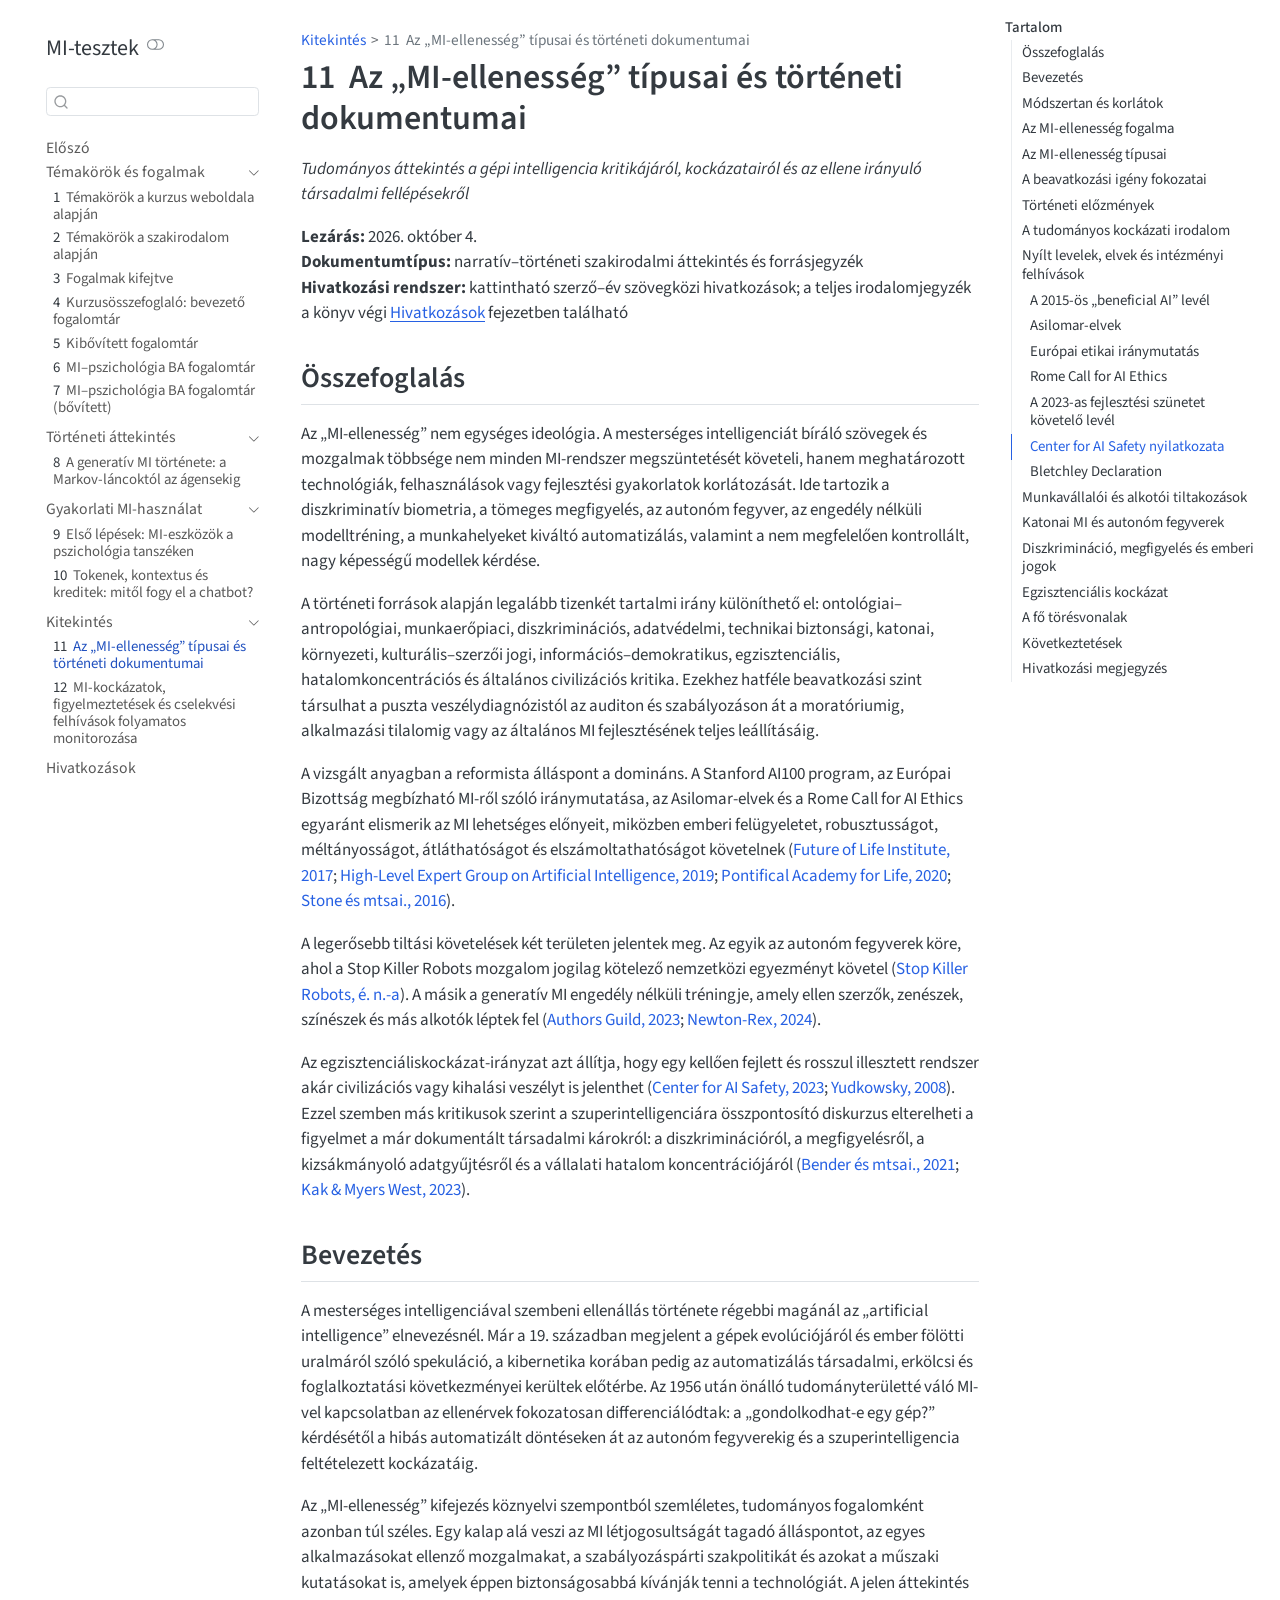
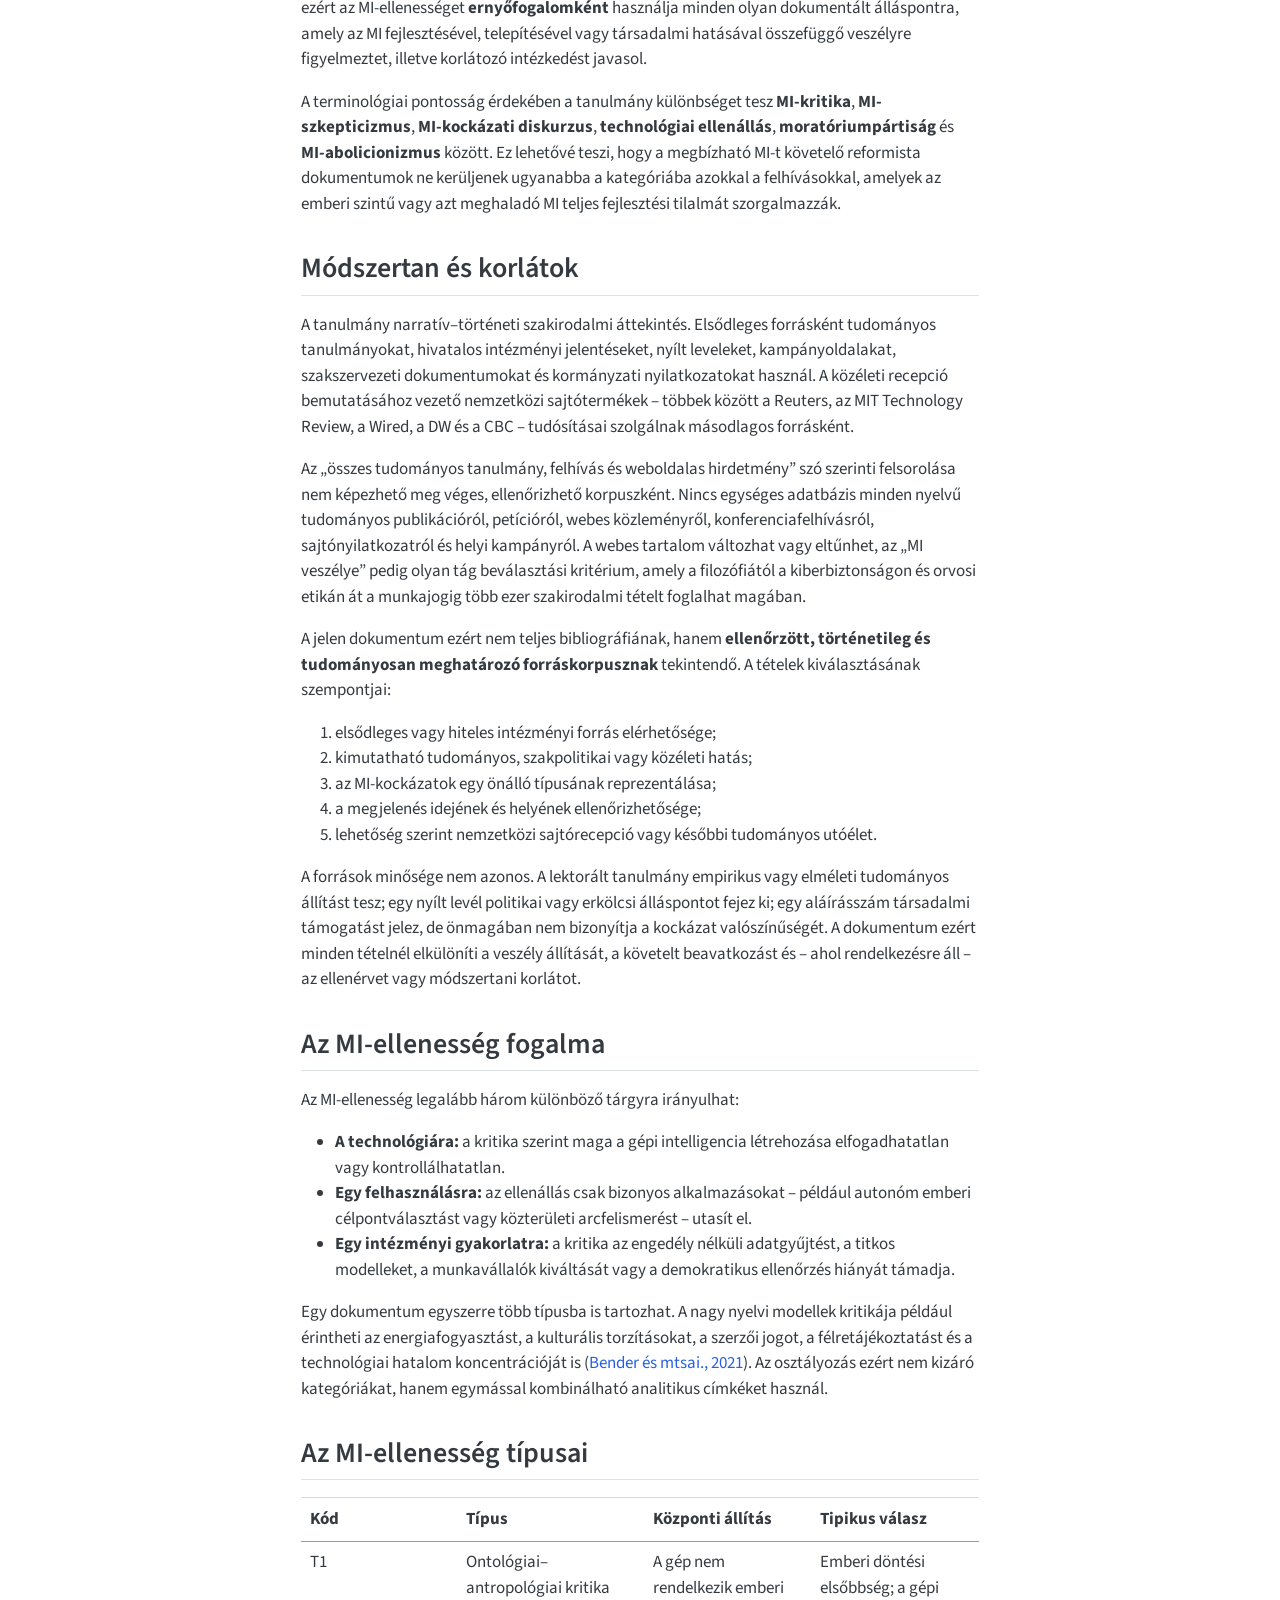
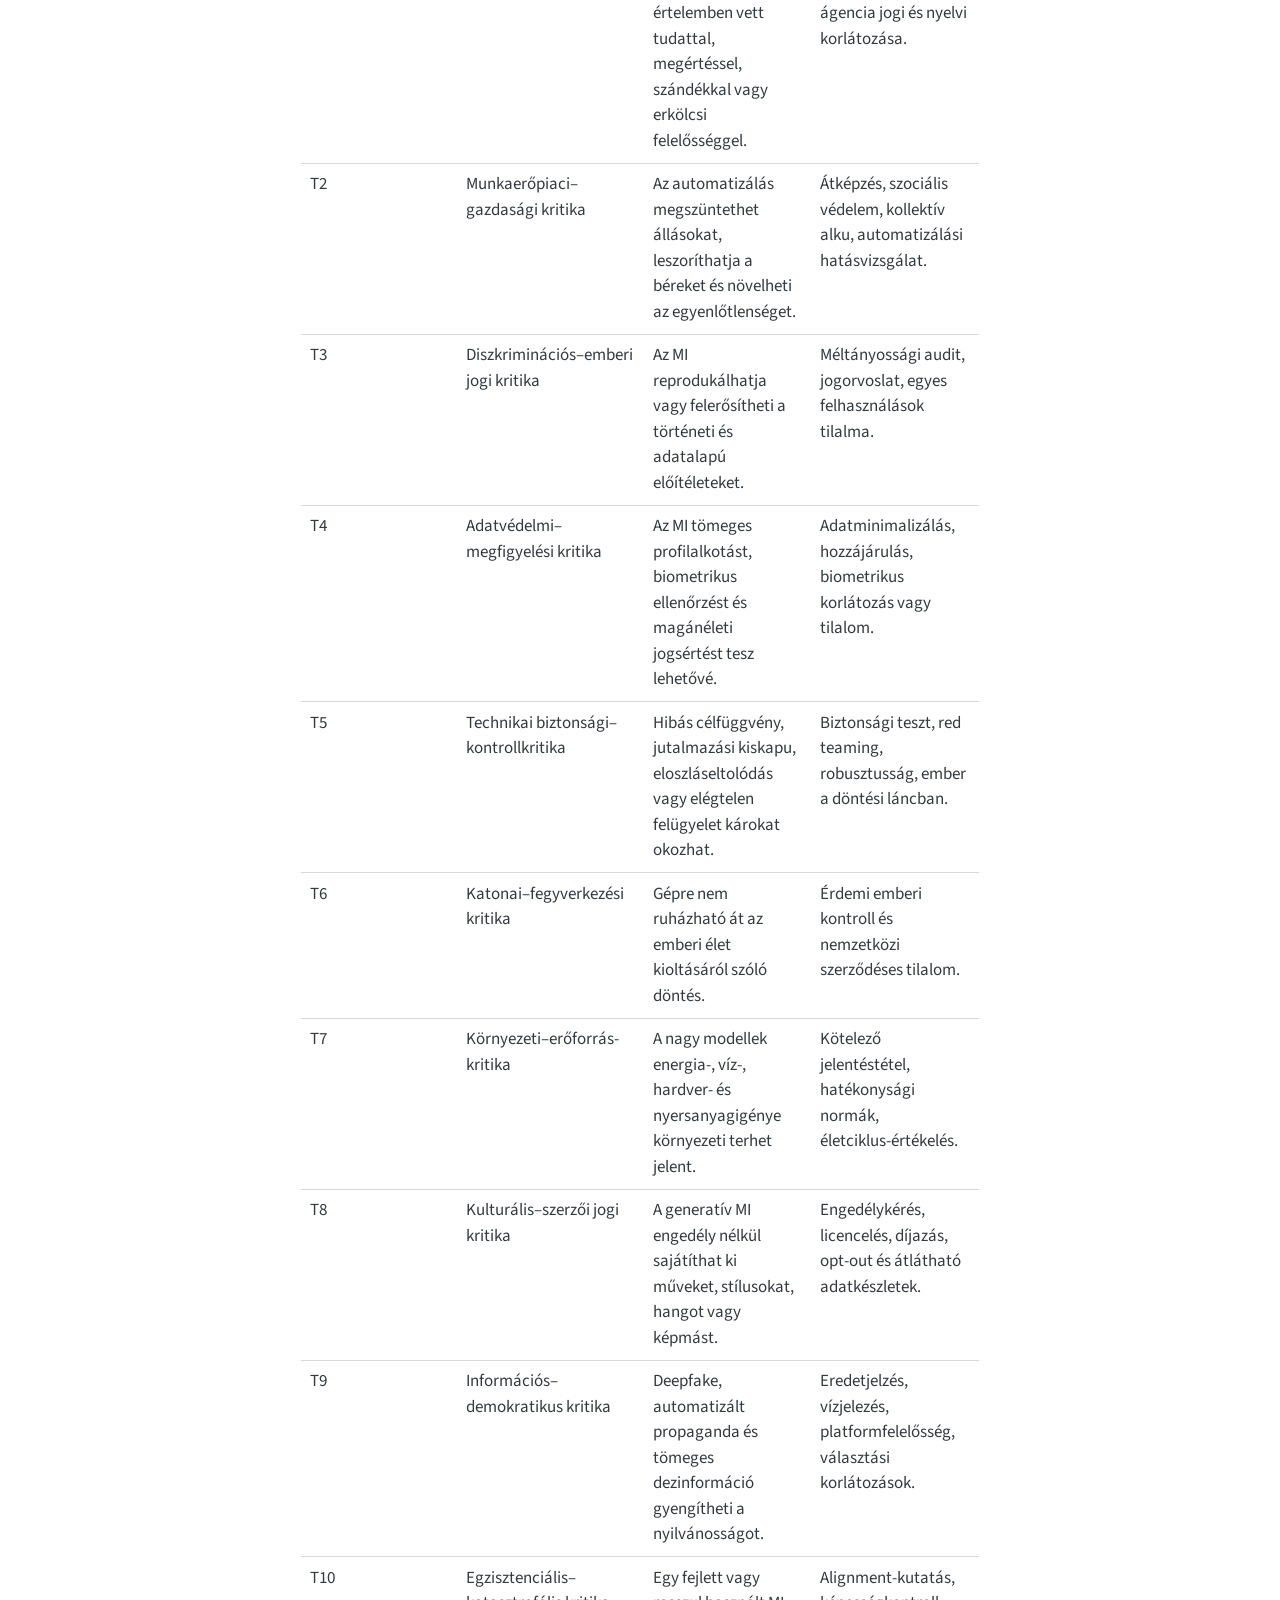
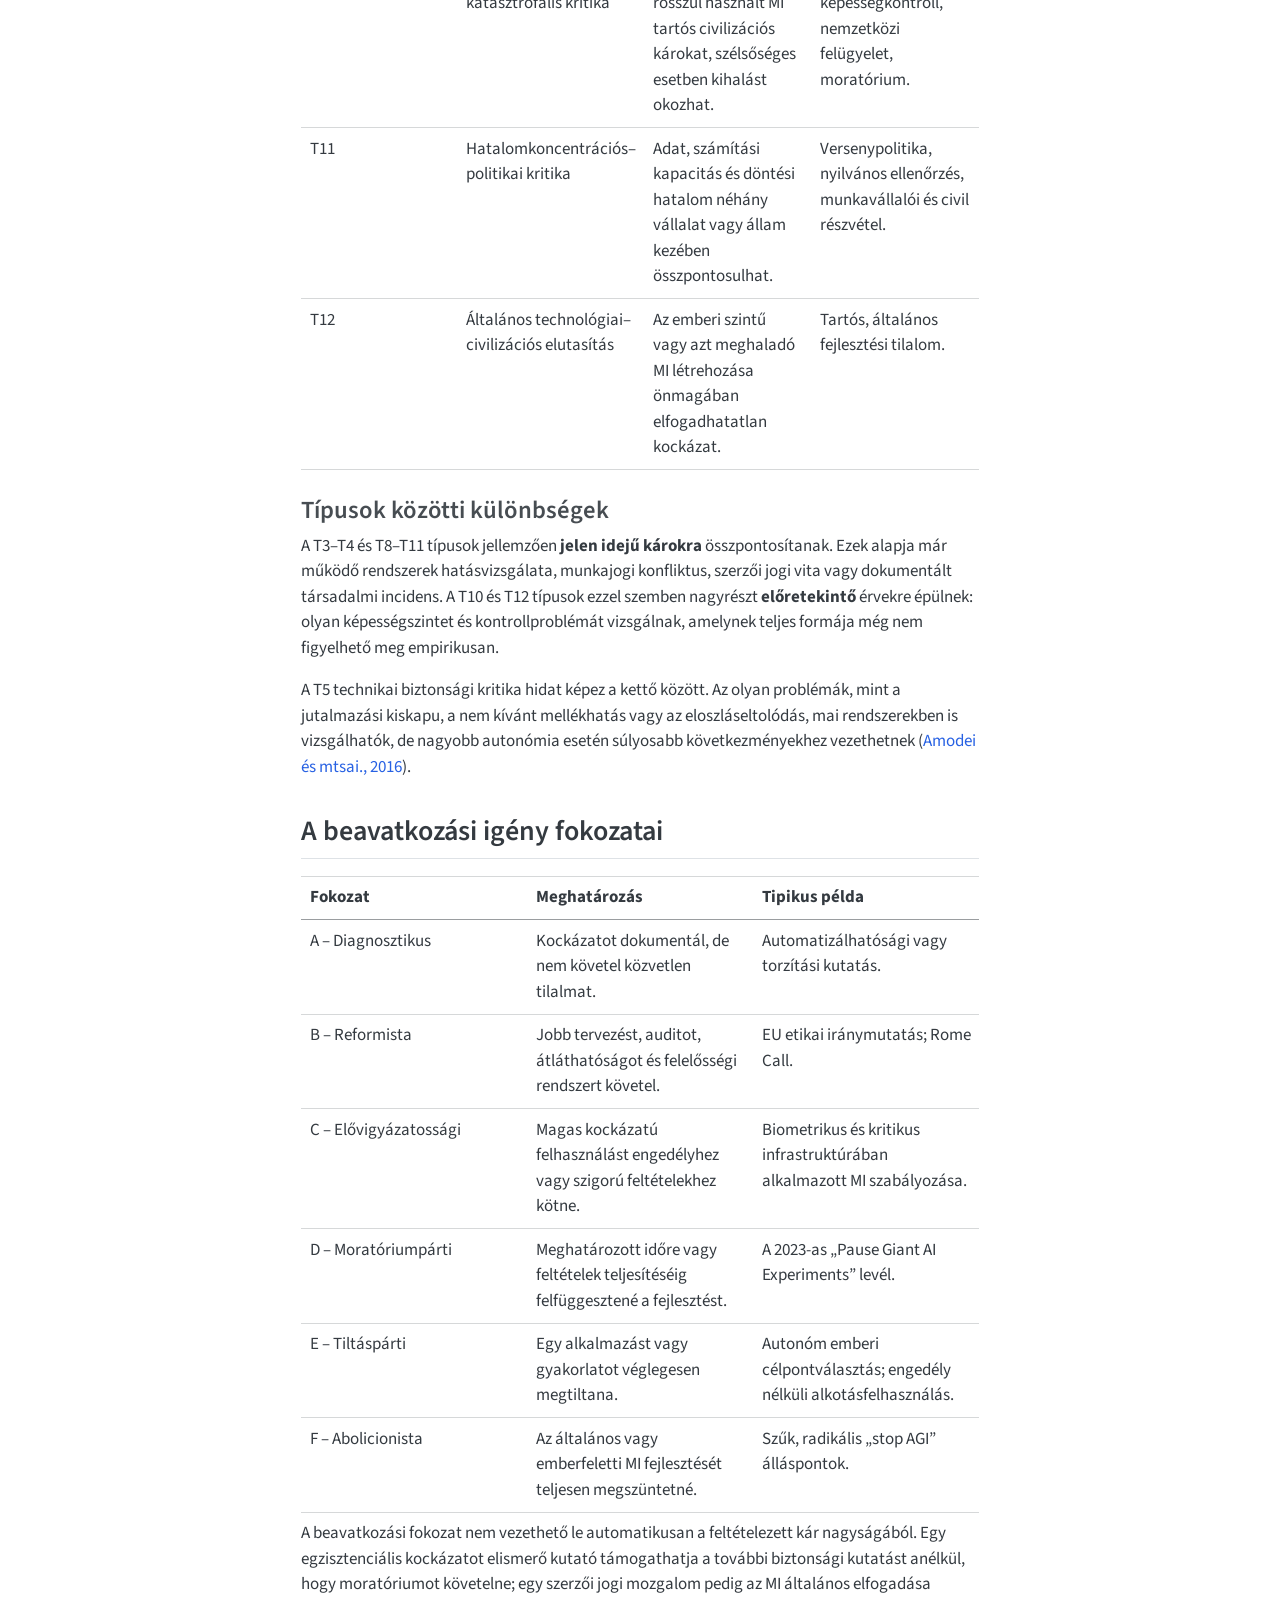
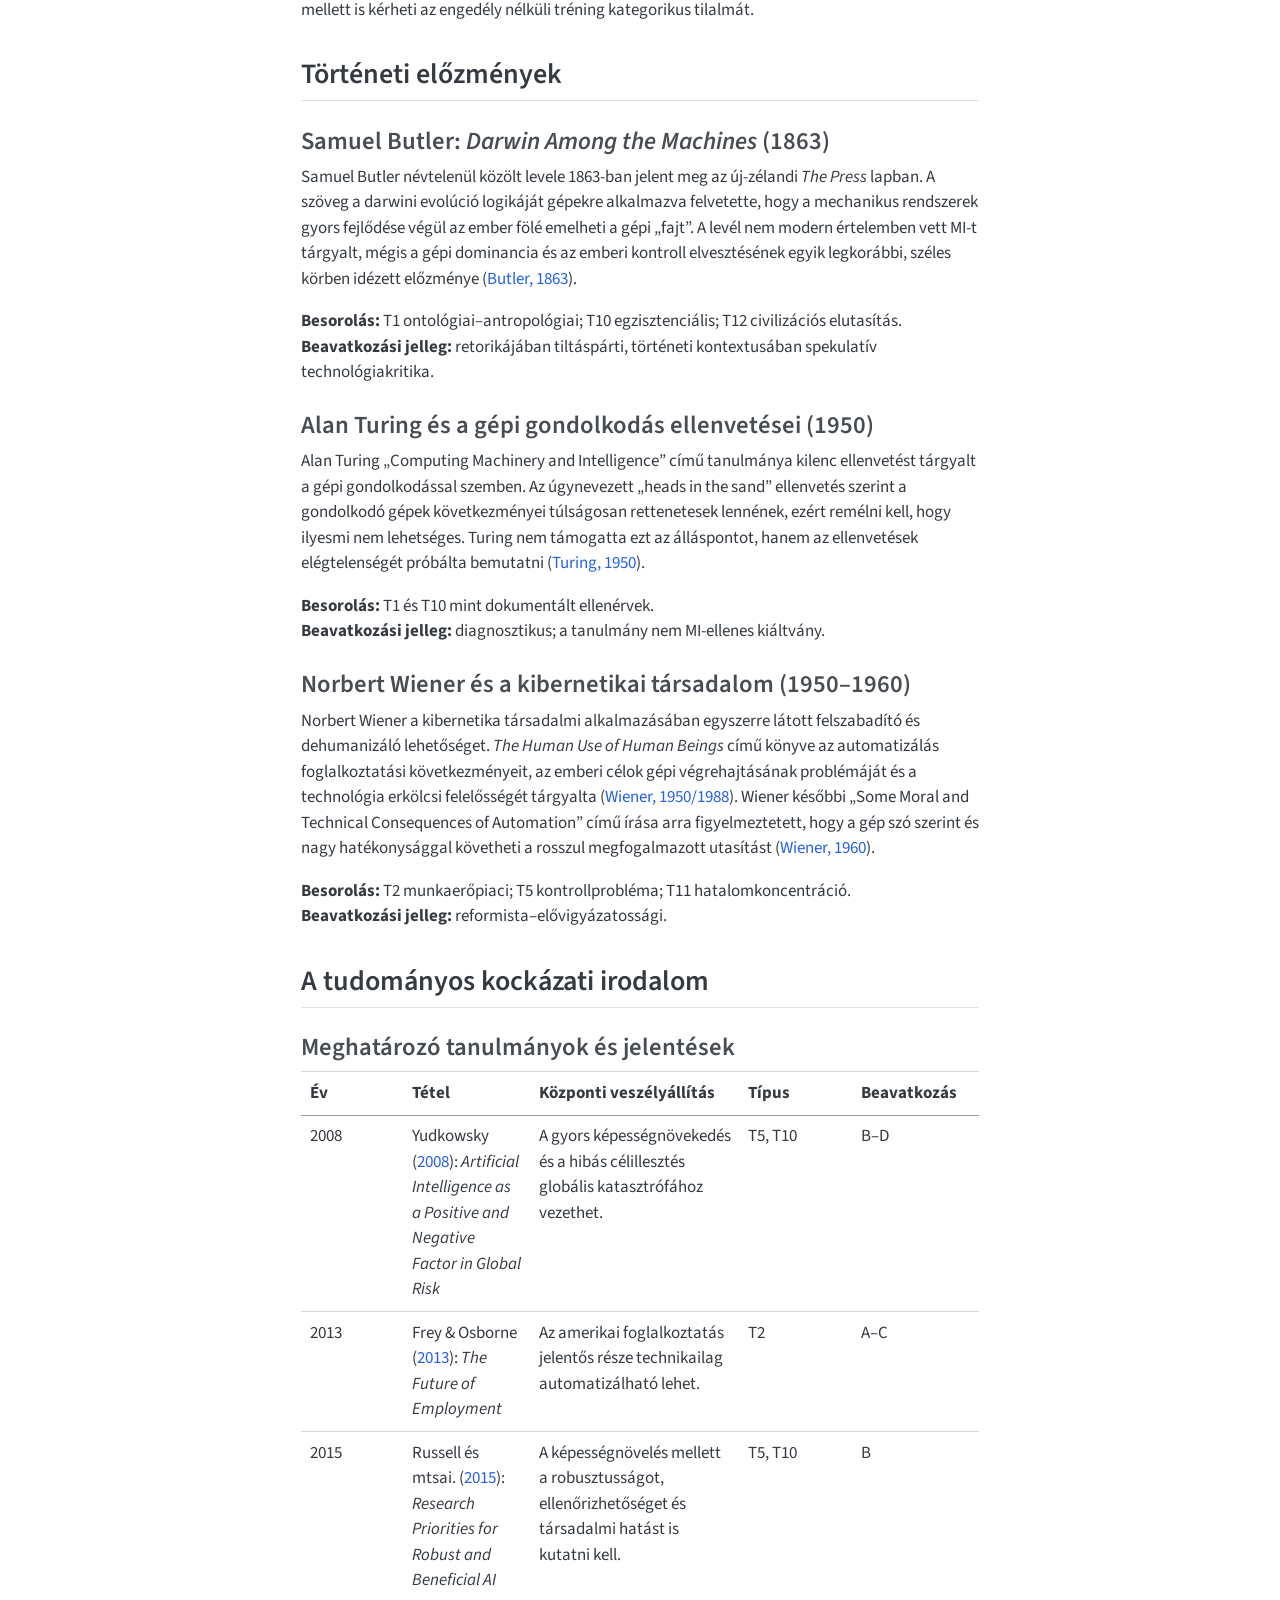
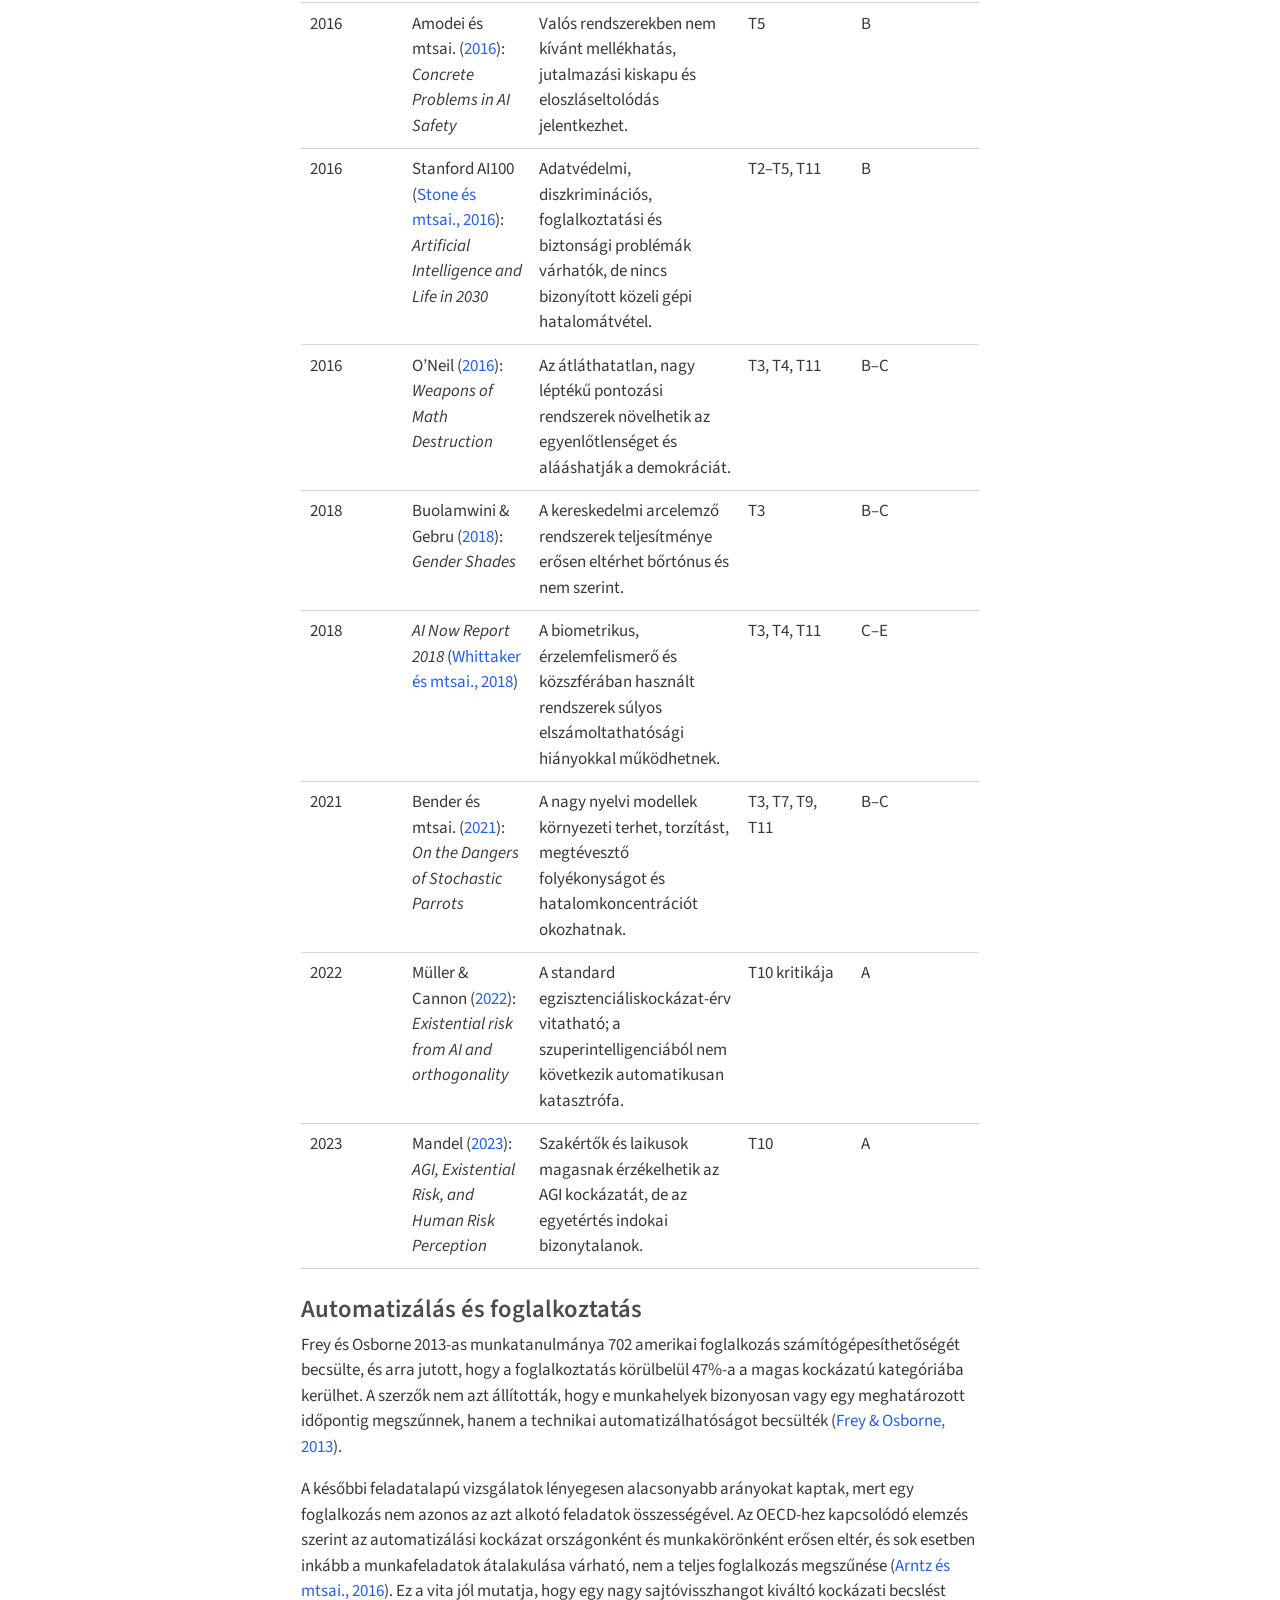
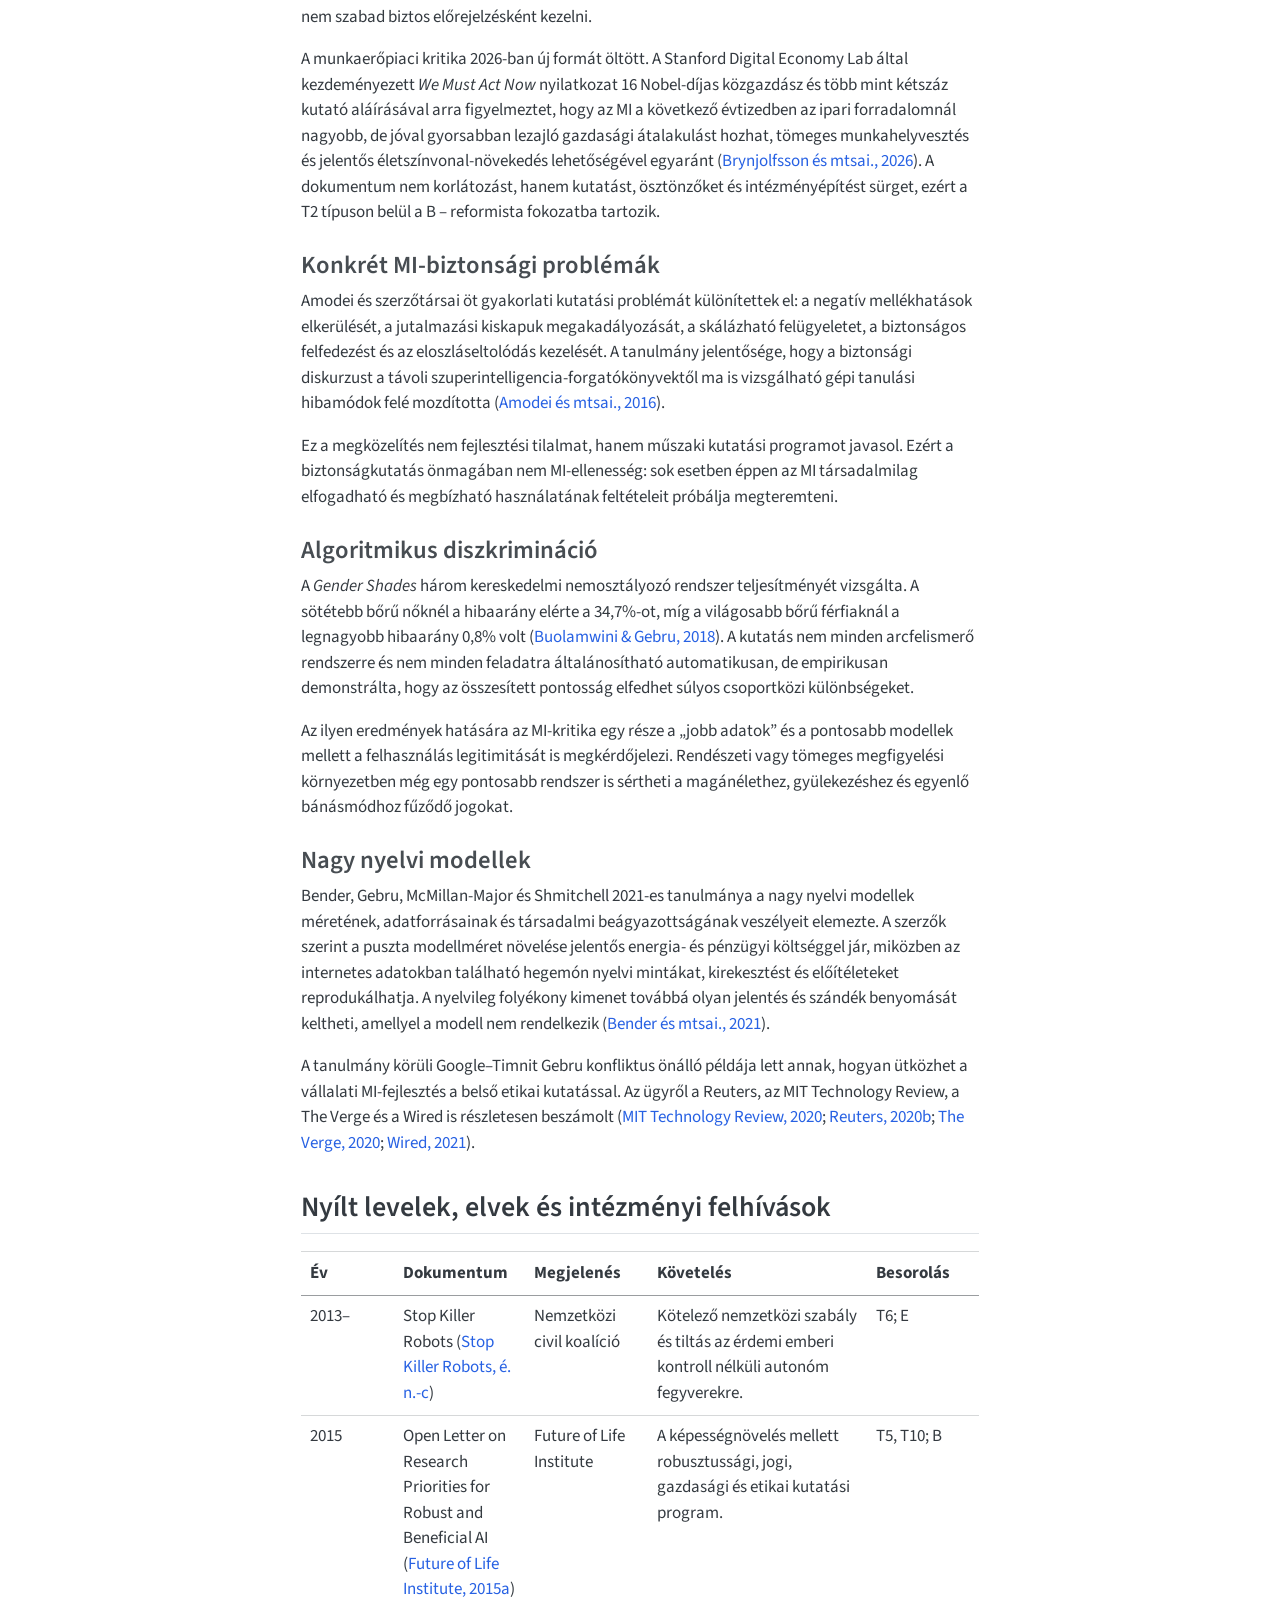
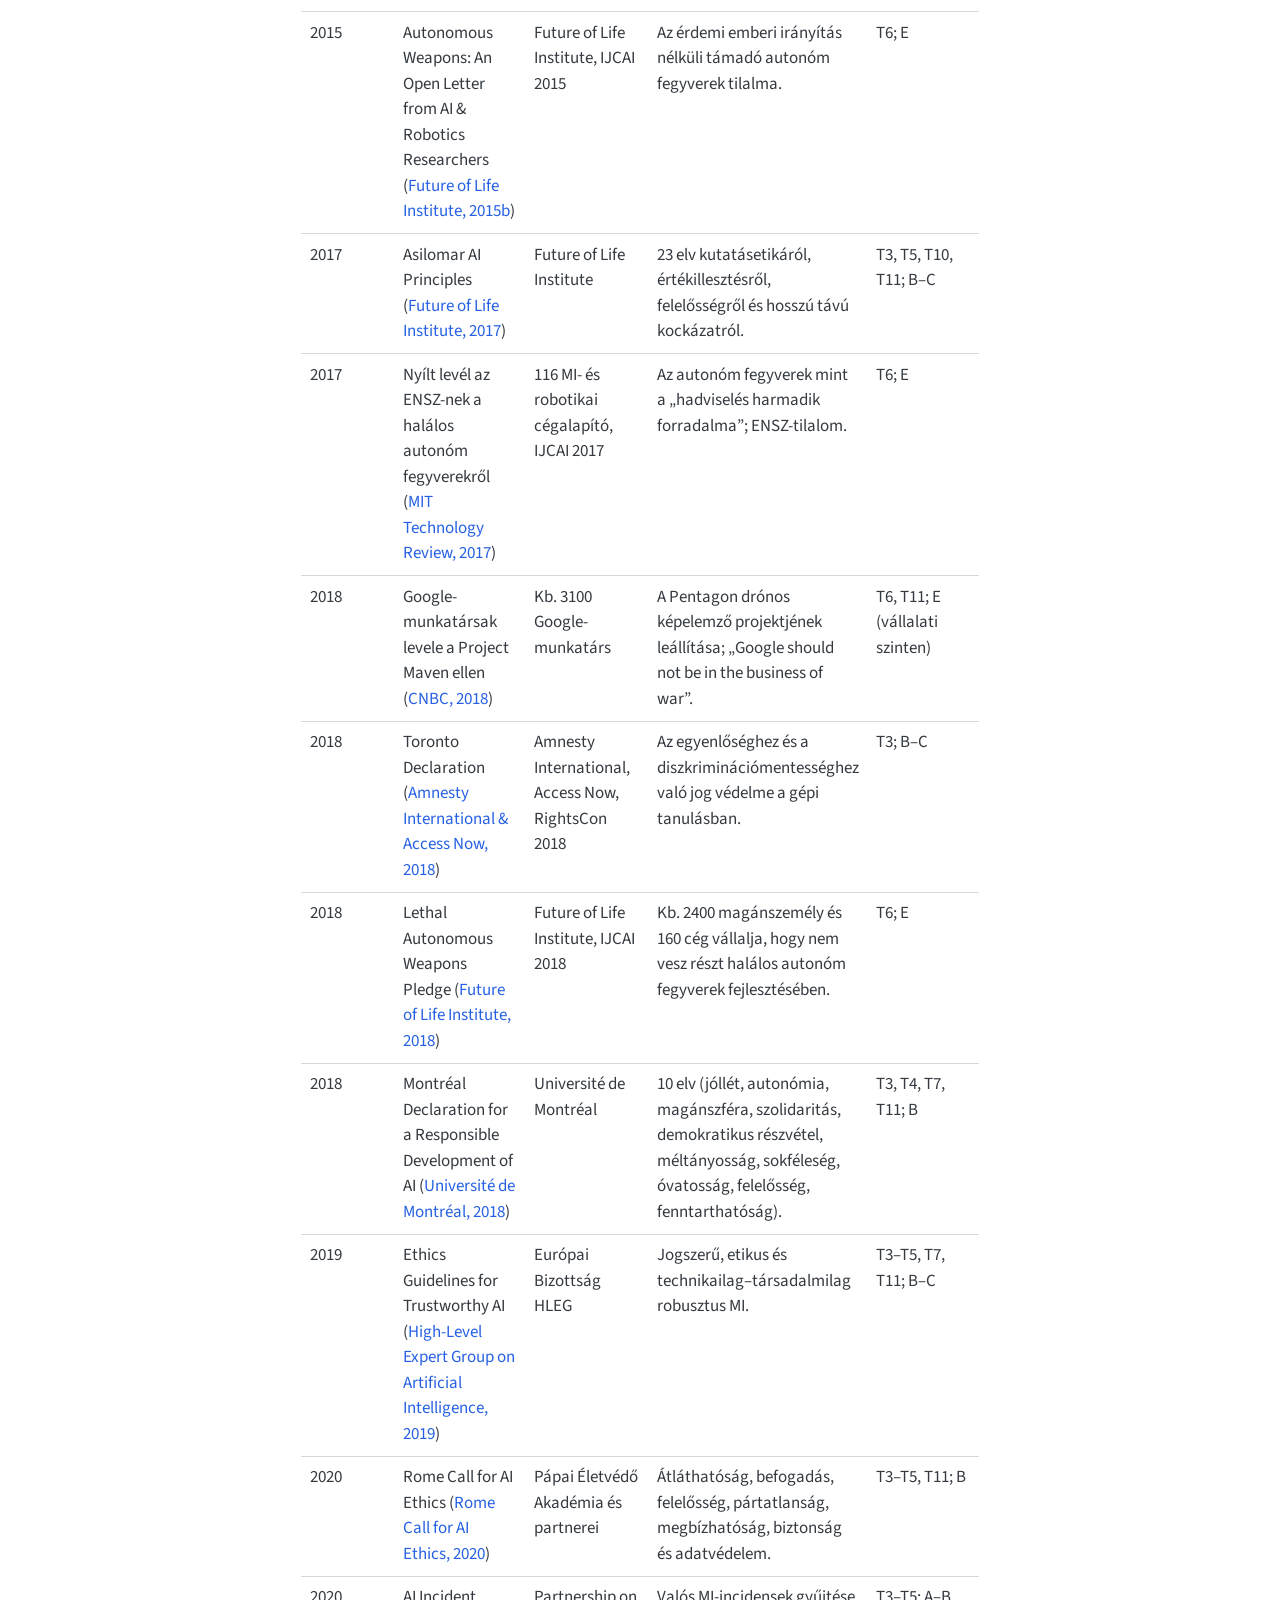
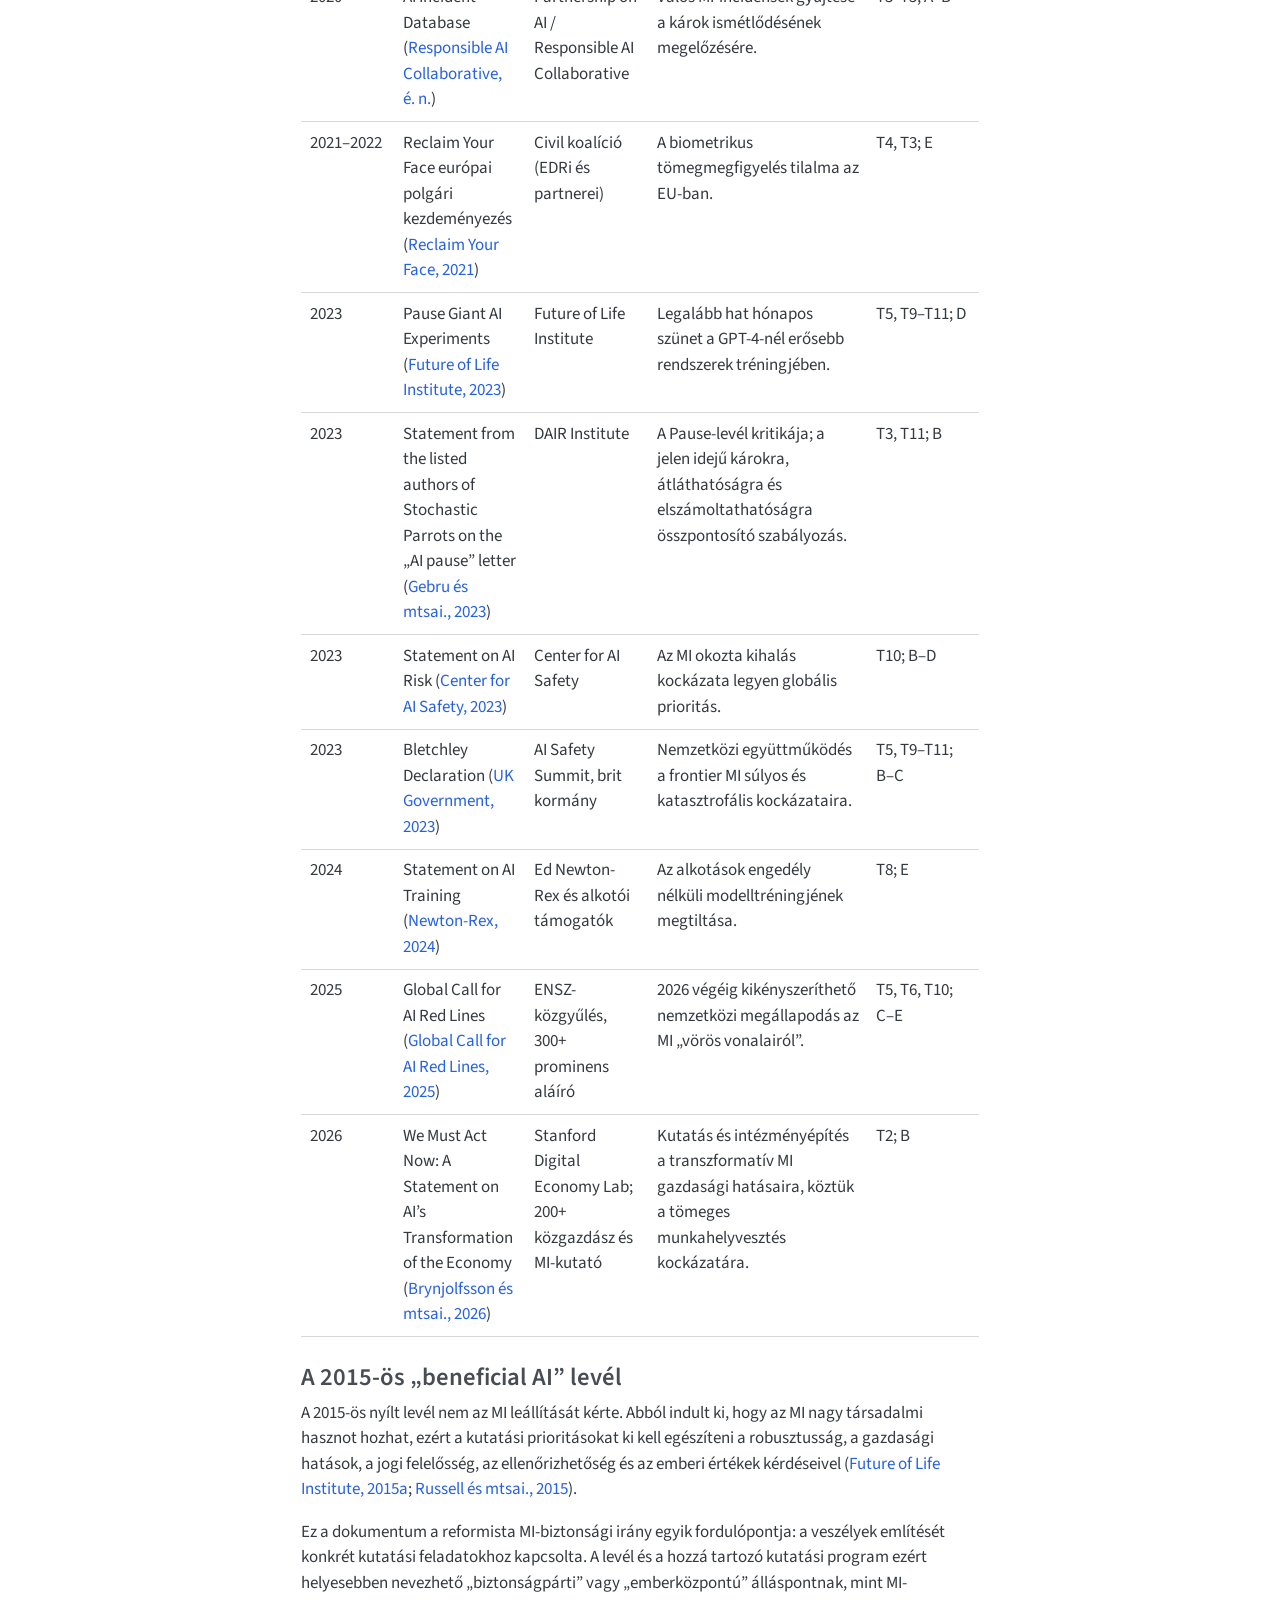
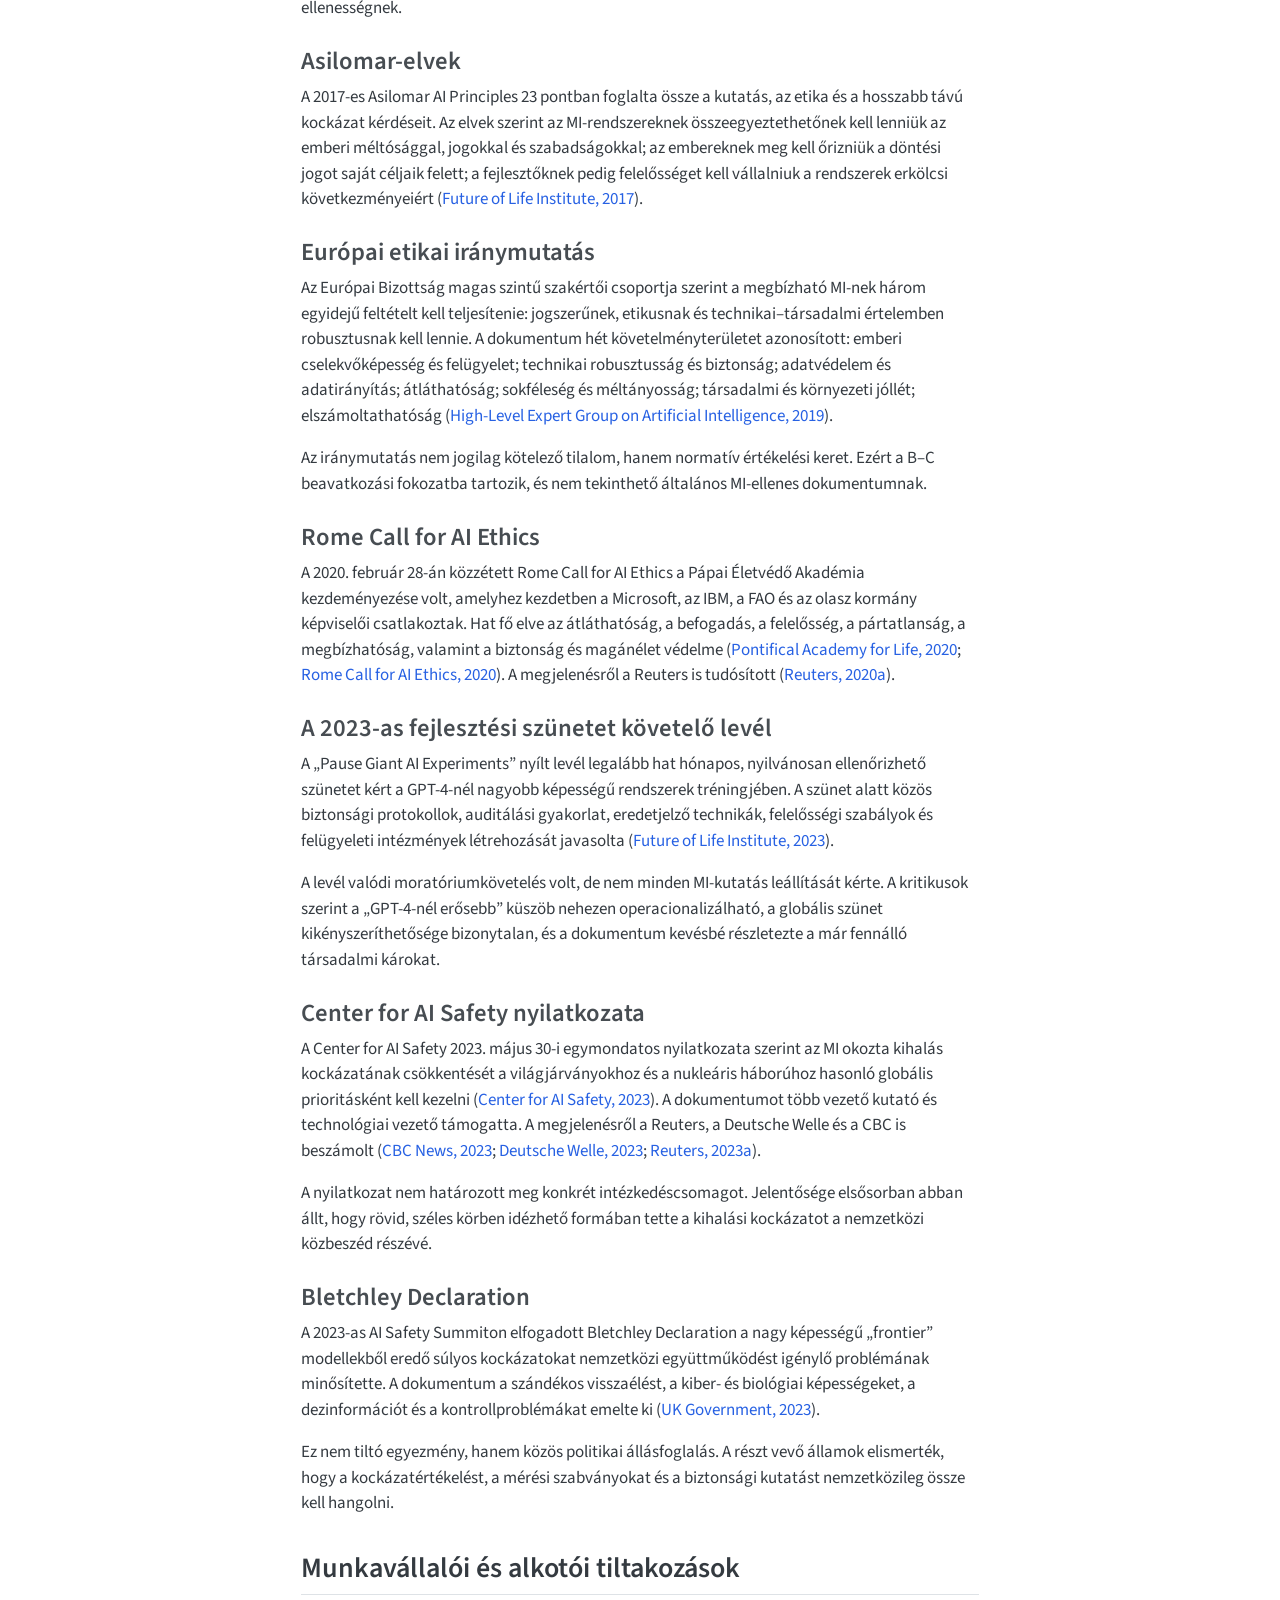
<file: docs/MI-ellenesseg.html>
<!DOCTYPE html>
<html xmlns="http://www.w3.org/1999/xhtml" lang="hu" xml:lang="hu"><head>

<meta charset="utf-8">
<meta name="generator" content="quarto-1.10.18">

<meta name="viewport" content="width=device-width, initial-scale=1.0, user-scalable=yes">


<title>11&nbsp; Az „MI-ellenesség” típusai és történeti dokumentumai – MI-tesztek</title>
<style>
/* Default styles provided by pandoc.
** See https://pandoc.org/MANUAL.html#variables-for-html for config info.
*/
span.smallcaps{font-variant: small-caps;}
div.columns{display: flex; gap: 1.5em;}
div.column{flex: auto;}
@media screen {
div.columns{gap: min(4vw, 1.5em);}
div.column{overflow-x: auto;}
}
div.hanging-indent{margin-left: 1.5em; text-indent: -1.5em;}
ul.task-list{list-style: none;}
ul.task-list li input[type="checkbox"] {
  width: 0.8em;
  margin: 0 0.8em 0.2em -1em; /* quarto-specific, see https://github.com/quarto-dev/quarto-cli/issues/4556 */ 
  vertical-align: middle;
}
/* CSS for citations */
div.csl-bib-body { }
div.csl-entry {
  clear: both;
  margin-bottom: 0em;
}
.hanging-indent div.csl-entry {
  margin-left:2em;
  text-indent:-2em;
}
div.csl-left-margin {
  min-width:2em;
  float:left;
}
div.csl-right-inline {
  margin-left:2em;
  padding-left:1em;
}
div.csl-indent {
  margin-left: 2em;
}</style>


<script src="site_libs/quarto-nav/quarto-nav.js"></script>
<script src="site_libs/quarto-nav/headroom.min.js"></script>
<script src="site_libs/clipboard/clipboard.min.js"></script>
<script src="site_libs/quarto-search/autocomplete.umd.js"></script>
<script src="site_libs/quarto-search/fuse.min.js"></script>
<script src="site_libs/quarto-search/quarto-search.js"></script>
<meta name="quarto:offset" content="./">
<link href="./MI-kockazat-monitoring.html" rel="next">
<link href="./tokenek-es-kreditek.html" rel="prev">
<script src="site_libs/quarto-html/quarto.js" type="module"></script>
<script src="site_libs/quarto-html/tabsets/tabsets.js" type="module"></script>
<script src="site_libs/quarto-html/popper.min.js"></script>
<script src="site_libs/quarto-html/tippy.umd.min.js"></script>
<script src="site_libs/quarto-html/anchor.min.js"></script>
<link href="site_libs/quarto-html/tippy.css" rel="stylesheet">
<link href="site_libs/quarto-html/quarto-syntax-highlighting-64a204ab8560d761af7679ceaba22944.css" rel="stylesheet" class="quarto-color-scheme" id="quarto-text-highlighting-styles">
<link href="site_libs/quarto-html/quarto-syntax-highlighting-dark-b85bc7c33db8c58e0ec93c3465666fed.css" rel="stylesheet" class="quarto-color-scheme quarto-color-alternate" id="quarto-text-highlighting-styles">
<link href="site_libs/quarto-html/quarto-syntax-highlighting-64a204ab8560d761af7679ceaba22944.css" rel="stylesheet" class="quarto-color-scheme-extra" id="quarto-text-highlighting-styles">
<script src="site_libs/bootstrap/bootstrap.min.js"></script>
<link href="site_libs/bootstrap/bootstrap-icons.css" rel="stylesheet">
<link href="site_libs/bootstrap/bootstrap-9d427fb9aa4e7f60cd390d7ae3c7ba90.min.css" rel="stylesheet" append-hash="true" class="quarto-color-scheme" id="quarto-bootstrap" data-mode="light">
<link href="site_libs/bootstrap/bootstrap-dark-494993c62a01dd0104ea6b4a58da199b.min.css" rel="stylesheet" append-hash="true" class="quarto-color-scheme quarto-color-alternate" id="quarto-bootstrap" data-mode="dark">
<link href="site_libs/bootstrap/bootstrap-9d427fb9aa4e7f60cd390d7ae3c7ba90.min.css" rel="stylesheet" append-hash="true" class="quarto-color-scheme-extra" id="quarto-bootstrap" data-mode="light">
<script id="quarto-search-options" type="application/json">{
  "location": "sidebar",
  "copy-button": false,
  "collapse-after": 3,
  "panel-placement": "start",
  "type": "textbox",
  "limit": 50,
  "keyboard-shortcut": [
    "f",
    "/",
    "s"
  ],
  "show-item-context": false,
  "language": {
    "search-no-results-text": "Nincs találat",
    "search-matching-documents-text": "matching documents",
    "search-copy-link-title": "Copy link to search",
    "search-hide-matches-text": "Hide additional matches",
    "search-more-match-text": "more match in this document",
    "search-more-matches-text": "more matches in this document",
    "search-clear-button-title": "Clear",
    "search-text-placeholder": "",
    "search-detached-cancel-button-title": "Cancel",
    "search-submit-button-title": "Submit",
    "search-label": "Search"
  }
}</script>
<style>html{ scroll-behavior: smooth; }</style>


</head>

<body class="nav-sidebar floating quarto-light"><script id="quarto-html-before-body" type="application/javascript">
    const toggleBodyColorMode = (bsSheetEl) => {
      const mode = bsSheetEl.getAttribute("data-mode");
      const bodyEl = window.document.querySelector("body");
      if (mode === "dark") {
        bodyEl.classList.add("quarto-dark");
        bodyEl.classList.remove("quarto-light");
      } else {
        bodyEl.classList.add("quarto-light");
        bodyEl.classList.remove("quarto-dark");
      }
    }
    const toggleBodyColorPrimary = () => {
      const bsSheetEl = window.document.querySelector("link#quarto-bootstrap:not([rel=disabled-stylesheet])");
      if (bsSheetEl) {
        toggleBodyColorMode(bsSheetEl);
      }
    }
    const setColorSchemeToggle = (alternate) => {
      const toggles = window.document.querySelectorAll('.quarto-color-scheme-toggle');
      for (let i=0; i < toggles.length; i++) {
        const toggle = toggles[i];
        if (toggle) {
          if (alternate) {
            toggle.classList.add("alternate");
          } else {
            toggle.classList.remove("alternate");
          }
        }
      }
    };
    const toggleColorMode = (alternate) => {
      // Switch the stylesheets
      const primaryStylesheets = window.document.querySelectorAll('link.quarto-color-scheme:not(.quarto-color-alternate)');
      const alternateStylesheets = window.document.querySelectorAll('link.quarto-color-scheme.quarto-color-alternate');
      manageTransitions('#quarto-margin-sidebar .nav-link', false);
      if (alternate) {
        // note: dark is layered on light, we don't disable primary!
        enableStylesheet(alternateStylesheets);
        for (const sheetNode of alternateStylesheets) {
          if (sheetNode.id === "quarto-bootstrap") {
            toggleBodyColorMode(sheetNode);
          }
        }
      } else {
        disableStylesheet(alternateStylesheets);
        enableStylesheet(primaryStylesheets)
        toggleBodyColorPrimary();
      }
      manageTransitions('#quarto-margin-sidebar .nav-link', true);
      // Switch the toggles
      setColorSchemeToggle(alternate)
      // Hack to workaround the fact that safari doesn't
      // properly recolor the scrollbar when toggling (#1455)
      if (navigator.userAgent.indexOf('Safari') > 0 && navigator.userAgent.indexOf('Chrome') == -1) {
        manageTransitions("body", false);
        window.scrollTo(0, 1);
        setTimeout(() => {
          window.scrollTo(0, 0);
          manageTransitions("body", true);
        }, 40);
      }
    }
    const disableStylesheet = (stylesheets) => {
      for (let i=0; i < stylesheets.length; i++) {
        const stylesheet = stylesheets[i];
        stylesheet.rel = 'disabled-stylesheet';
      }
    }
    const enableStylesheet = (stylesheets) => {
      for (let i=0; i < stylesheets.length; i++) {
        const stylesheet = stylesheets[i];
        if(stylesheet.rel !== 'stylesheet') { // for Chrome, which will still FOUC without this check
          stylesheet.rel = 'stylesheet';
        }
      }
    }
    const manageTransitions = (selector, allowTransitions) => {
      const els = window.document.querySelectorAll(selector);
      for (let i=0; i < els.length; i++) {
        const el = els[i];
        if (allowTransitions) {
          el.classList.remove('notransition');
        } else {
          el.classList.add('notransition');
        }
      }
    }
    const isFileUrl = () => {
      return window.location.protocol === 'file:';
    }
    const hasAlternateSentinel = () => {
      let styleSentinel = getColorSchemeSentinel();
      if (styleSentinel !== null) {
        return styleSentinel === "alternate";
      } else {
        return false;
      }
    }
    const setStyleSentinel = (alternate) => {
      const value = alternate ? "alternate" : "default";
      if (!isFileUrl()) {
        window.localStorage.setItem("quarto-color-scheme", value);
      } else {
        localAlternateSentinel = value;
      }
    }
    const getColorSchemeSentinel = () => {
      if (!isFileUrl()) {
        const storageValue = window.localStorage.getItem("quarto-color-scheme");
        return storageValue != null ? storageValue : localAlternateSentinel;
      } else {
        return localAlternateSentinel;
      }
    }
    const toggleGiscusIfUsed = (isAlternate, darkModeDefault) => {
      const baseTheme = document.querySelector('#giscus-base-theme')?.value ?? 'light';
      const alternateTheme = document.querySelector('#giscus-alt-theme')?.value ?? 'dark';
      let newTheme = '';
      if(authorPrefersDark) {
        newTheme = isAlternate ? baseTheme : alternateTheme;
      } else {
        newTheme = isAlternate ? alternateTheme : baseTheme;
      }
      const changeGiscusTheme = () => {
        // From: https://github.com/giscus/giscus/issues/336
        const sendMessage = (message) => {
          const iframe = document.querySelector('iframe.giscus-frame');
          if (!iframe) return;
          iframe.contentWindow.postMessage({ giscus: message }, 'https://giscus.app');
        }
        sendMessage({
          setConfig: {
            theme: newTheme
          }
        });
      }
      const isGiscussLoaded = window.document.querySelector('iframe.giscus-frame') !== null;
      if (isGiscussLoaded) {
        changeGiscusTheme();
      }
    };
    const authorPrefersDark = false;
    const darkModeDefault = authorPrefersDark;
      document.querySelector('link#quarto-text-highlighting-styles.quarto-color-scheme-extra').rel = 'disabled-stylesheet';
      document.querySelector('link#quarto-bootstrap.quarto-color-scheme-extra').rel = 'disabled-stylesheet';
    let localAlternateSentinel = darkModeDefault ? 'alternate' : 'default';
    // Dark / light mode switch
    window.quartoToggleColorScheme = () => {
      // Read the current dark / light value
      let toAlternate = !hasAlternateSentinel();
      toggleColorMode(toAlternate);
      setStyleSentinel(toAlternate);
      toggleGiscusIfUsed(toAlternate, darkModeDefault);
      window.dispatchEvent(new Event('resize'));
    };
    // Switch to dark mode if need be
    if (hasAlternateSentinel()) {
      toggleColorMode(true);
    } else {
      toggleColorMode(false);
    }
  </script>

<div id="quarto-search-results"></div>
  <header id="quarto-header" class="headroom fixed-top">
  <nav class="quarto-secondary-nav">
    <div class="container-fluid d-flex">
      <button type="button" class="quarto-btn-toggle btn" data-bs-toggle="collapse" role="button" data-bs-target=".quarto-sidebar-collapse-item" aria-controls="quarto-sidebar" aria-expanded="false" aria-label="Toggle sidebar navigation" onclick="if (window.quartoToggleHeadroom) { window.quartoToggleHeadroom(); }">
        <i class="bi bi-layout-text-sidebar-reverse"></i>
      </button>
        <nav class="quarto-page-breadcrumbs" aria-label="breadcrumb"><ol class="breadcrumb"><li class="breadcrumb-item"><a href="./MI-ellenesseg.html">Kitekintés</a></li><li class="breadcrumb-item"><a href="./MI-ellenesseg.html"><span class="chapter-number">11</span>&nbsp; <span class="chapter-title">Az „MI-ellenesség” típusai és történeti dokumentumai</span></a></li></ol></nav>
        <a class="flex-grow-1" role="navigation" data-bs-toggle="collapse" data-bs-target=".quarto-sidebar-collapse-item" aria-controls="quarto-sidebar" aria-expanded="false" aria-label="Toggle sidebar navigation" onclick="if (window.quartoToggleHeadroom) { window.quartoToggleHeadroom(); }">      
        </a>
      <button type="button" class="btn quarto-search-button" aria-label="Search" onclick="window.quartoOpenSearch();">
        <i class="bi bi-search"></i>
      </button>
    </div>
  </nav>
</header>
<!-- content -->
<div id="quarto-content" class="quarto-container page-columns page-rows-contents page-layout-article">
<!-- sidebar -->
  <nav id="quarto-sidebar" class="sidebar collapse collapse-horizontal quarto-sidebar-collapse-item sidebar-navigation floating overflow-auto">
    <div class="pt-lg-2 mt-2 text-left sidebar-header">
    <div class="sidebar-title mb-0 py-0">
      <a href="./">MI-tesztek</a> 
        <div class="sidebar-tools-main">
  <a href="" class="quarto-color-scheme-toggle quarto-navigation-tool  px-1" onclick="window.quartoToggleColorScheme(); return false;" title="Toggle dark mode"><i class="bi"></i></a>
</div>
    </div>
      </div>
        <div class="mt-2 flex-shrink-0 align-items-center">
        <div class="sidebar-search">
        <div id="quarto-search" class="" title="Search"></div>
        </div>
        </div>
    <div class="sidebar-menu-container"> 
    <ul class="list-unstyled mt-1">
        <li class="sidebar-item">
  <div class="sidebar-item-container"> 
  <a href="./index.html" class="sidebar-item-text sidebar-link">
 <span class="menu-text">Előszó</span></a>
  </div>
</li>
        <li class="sidebar-item sidebar-item-section">
      <div class="sidebar-item-container"> 
            <a class="sidebar-item-text sidebar-link text-start" data-bs-toggle="collapse" data-bs-target="#quarto-sidebar-section-1" role="navigation" aria-expanded="true">
 <span class="menu-text">Témakörök és fogalmak</span></a>
          <a class="sidebar-item-toggle text-start" data-bs-toggle="collapse" data-bs-target="#quarto-sidebar-section-1" role="navigation" aria-expanded="true" aria-label="Toggle section">
            <i class="bi bi-chevron-right ms-2"></i>
          </a> 
      </div>
      <ul id="quarto-sidebar-section-1" class="collapse list-unstyled sidebar-section depth1 show">  
          <li class="sidebar-item">
  <div class="sidebar-item-container"> 
  <a href="./temakorok.html" class="sidebar-item-text sidebar-link">
 <span class="menu-text"><span class="chapter-number">1</span>&nbsp; <span class="chapter-title">Témakörök a kurzus weboldala alapján</span></span></a>
  </div>
</li>
          <li class="sidebar-item">
  <div class="sidebar-item-container"> 
  <a href="./temakorok_irodalom.html" class="sidebar-item-text sidebar-link">
 <span class="menu-text"><span class="chapter-number">2</span>&nbsp; <span class="chapter-title">Témakörök a szakirodalom alapján</span></span></a>
  </div>
</li>
          <li class="sidebar-item">
  <div class="sidebar-item-container"> 
  <a href="./temakorok_irodalom_kifejtve.html" class="sidebar-item-text sidebar-link">
 <span class="menu-text"><span class="chapter-number">3</span>&nbsp; <span class="chapter-title">Fogalmak kifejtve</span></span></a>
  </div>
</li>
          <li class="sidebar-item">
  <div class="sidebar-item-container"> 
  <a href="./kurzusosszefoglalo_pai.html" class="sidebar-item-text sidebar-link">
 <span class="menu-text"><span class="chapter-number">4</span>&nbsp; <span class="chapter-title">Kurzusösszefoglaló: bevezető fogalomtár</span></span></a>
  </div>
</li>
          <li class="sidebar-item">
  <div class="sidebar-item-container"> 
  <a href="./kurzusosszefoglalo_pai_2.html" class="sidebar-item-text sidebar-link">
 <span class="menu-text"><span class="chapter-number">5</span>&nbsp; <span class="chapter-title">Kibővített fogalomtár</span></span></a>
  </div>
</li>
          <li class="sidebar-item">
  <div class="sidebar-item-container"> 
  <a href="./kurzusosszefoglalo_pai_3.html" class="sidebar-item-text sidebar-link">
 <span class="menu-text"><span class="chapter-number">6</span>&nbsp; <span class="chapter-title">MI–pszichológia BA fogalomtár</span></span></a>
  </div>
</li>
          <li class="sidebar-item">
  <div class="sidebar-item-container"> 
  <a href="./kurzusosszefoglalo_pai_4.html" class="sidebar-item-text sidebar-link">
 <span class="menu-text"><span class="chapter-number">7</span>&nbsp; <span class="chapter-title">MI–pszichológia BA fogalomtár (bővített)</span></span></a>
  </div>
</li>
      </ul>
  </li>
        <li class="sidebar-item sidebar-item-section">
      <div class="sidebar-item-container"> 
            <a class="sidebar-item-text sidebar-link text-start" data-bs-toggle="collapse" data-bs-target="#quarto-sidebar-section-2" role="navigation" aria-expanded="true">
 <span class="menu-text">Történeti áttekintés</span></a>
          <a class="sidebar-item-toggle text-start" data-bs-toggle="collapse" data-bs-target="#quarto-sidebar-section-2" role="navigation" aria-expanded="true" aria-label="Toggle section">
            <i class="bi bi-chevron-right ms-2"></i>
          </a> 
      </div>
      <ul id="quarto-sidebar-section-2" class="collapse list-unstyled sidebar-section depth1 show">  
          <li class="sidebar-item">
  <div class="sidebar-item-container"> 
  <a href="./generativ-mi-tortenete.html" class="sidebar-item-text sidebar-link">
 <span class="menu-text"><span class="chapter-number">8</span>&nbsp; <span class="chapter-title">A generatív MI története: a Markov-láncoktól az ágensekig</span></span></a>
  </div>
</li>
      </ul>
  </li>
        <li class="sidebar-item sidebar-item-section">
      <div class="sidebar-item-container"> 
            <a class="sidebar-item-text sidebar-link text-start" data-bs-toggle="collapse" data-bs-target="#quarto-sidebar-section-3" role="navigation" aria-expanded="true">
 <span class="menu-text">Gyakorlati MI-használat</span></a>
          <a class="sidebar-item-toggle text-start" data-bs-toggle="collapse" data-bs-target="#quarto-sidebar-section-3" role="navigation" aria-expanded="true" aria-label="Toggle section">
            <i class="bi bi-chevron-right ms-2"></i>
          </a> 
      </div>
      <ul id="quarto-sidebar-section-3" class="collapse list-unstyled sidebar-section depth1 show">  
          <li class="sidebar-item">
  <div class="sidebar-item-container"> 
  <a href="./elso-lepesek.html" class="sidebar-item-text sidebar-link">
 <span class="menu-text"><span class="chapter-number">9</span>&nbsp; <span class="chapter-title">Első lépések: MI-eszközök a pszichológia tanszéken</span></span></a>
  </div>
</li>
          <li class="sidebar-item">
  <div class="sidebar-item-container"> 
  <a href="./tokenek-es-kreditek.html" class="sidebar-item-text sidebar-link">
 <span class="menu-text"><span class="chapter-number">10</span>&nbsp; <span class="chapter-title">Tokenek, kontextus és kreditek: mitől fogy el a chatbot?</span></span></a>
  </div>
</li>
      </ul>
  </li>
        <li class="sidebar-item sidebar-item-section">
      <div class="sidebar-item-container"> 
            <a class="sidebar-item-text sidebar-link text-start" data-bs-toggle="collapse" data-bs-target="#quarto-sidebar-section-4" role="navigation" aria-expanded="true">
 <span class="menu-text">Kitekintés</span></a>
          <a class="sidebar-item-toggle text-start" data-bs-toggle="collapse" data-bs-target="#quarto-sidebar-section-4" role="navigation" aria-expanded="true" aria-label="Toggle section">
            <i class="bi bi-chevron-right ms-2"></i>
          </a> 
      </div>
      <ul id="quarto-sidebar-section-4" class="collapse list-unstyled sidebar-section depth1 show">  
          <li class="sidebar-item">
  <div class="sidebar-item-container"> 
  <a href="./MI-ellenesseg.html" class="sidebar-item-text sidebar-link active">
 <span class="menu-text"><span class="chapter-number">11</span>&nbsp; <span class="chapter-title">Az „MI-ellenesség” típusai és történeti dokumentumai</span></span></a>
  </div>
</li>
          <li class="sidebar-item">
  <div class="sidebar-item-container"> 
  <a href="./MI-kockazat-monitoring.html" class="sidebar-item-text sidebar-link">
 <span class="menu-text"><span class="chapter-number">12</span>&nbsp; <span class="chapter-title">MI-kockázatok, figyelmeztetések és cselekvési felhívások folyamatos monitorozása</span></span></a>
  </div>
</li>
      </ul>
  </li>
        <li class="sidebar-item">
  <div class="sidebar-item-container"> 
  <a href="./references.html" class="sidebar-item-text sidebar-link">
 <span class="menu-text">Hivatkozások</span></a>
  </div>
</li>
    </ul>
    </div>
</nav>
<div id="quarto-sidebar-glass" class="quarto-sidebar-collapse-item" data-bs-toggle="collapse" data-bs-target=".quarto-sidebar-collapse-item"></div>
<!-- margin-sidebar -->
    <div id="quarto-margin-sidebar" class="sidebar margin-sidebar">
        <nav id="TOC" role="doc-toc" class="toc-active">
    <h2 id="toc-title">Tartalom</h2>
   
  <ul>
  <li><a href="#összefoglalás" id="toc-összefoglalás" class="nav-link active" data-scroll-target="#összefoglalás">Összefoglalás</a></li>
  <li><a href="#bevezetés" id="toc-bevezetés" class="nav-link" data-scroll-target="#bevezetés">Bevezetés</a></li>
  <li><a href="#módszertan-és-korlátok" id="toc-módszertan-és-korlátok" class="nav-link" data-scroll-target="#módszertan-és-korlátok">Módszertan és korlátok</a></li>
  <li><a href="#az-mi-ellenesség-fogalma" id="toc-az-mi-ellenesség-fogalma" class="nav-link" data-scroll-target="#az-mi-ellenesség-fogalma">Az MI-ellenesség fogalma</a></li>
  <li><a href="#az-mi-ellenesség-típusai" id="toc-az-mi-ellenesség-típusai" class="nav-link" data-scroll-target="#az-mi-ellenesség-típusai">Az MI-ellenesség típusai</a>
  <ul class="collapse">
  <li><a href="#típusok-közötti-különbségek" id="toc-típusok-közötti-különbségek" class="nav-link" data-scroll-target="#típusok-közötti-különbségek">Típusok közötti különbségek</a></li>
  </ul></li>
  <li><a href="#a-beavatkozási-igény-fokozatai" id="toc-a-beavatkozási-igény-fokozatai" class="nav-link" data-scroll-target="#a-beavatkozási-igény-fokozatai">A beavatkozási igény fokozatai</a></li>
  <li><a href="#történeti-előzmények" id="toc-történeti-előzmények" class="nav-link" data-scroll-target="#történeti-előzmények">Történeti előzmények</a>
  <ul class="collapse">
  <li><a href="#samuel-butler-darwin-among-the-machines-1863" id="toc-samuel-butler-darwin-among-the-machines-1863" class="nav-link" data-scroll-target="#samuel-butler-darwin-among-the-machines-1863">Samuel Butler: <em>Darwin Among the Machines</em> (1863)</a></li>
  <li><a href="#alan-turing-és-a-gépi-gondolkodás-ellenvetései-1950" id="toc-alan-turing-és-a-gépi-gondolkodás-ellenvetései-1950" class="nav-link" data-scroll-target="#alan-turing-és-a-gépi-gondolkodás-ellenvetései-1950">Alan Turing és a gépi gondolkodás ellenvetései (1950)</a></li>
  <li><a href="#norbert-wiener-és-a-kibernetikai-társadalom-19501960" id="toc-norbert-wiener-és-a-kibernetikai-társadalom-19501960" class="nav-link" data-scroll-target="#norbert-wiener-és-a-kibernetikai-társadalom-19501960">Norbert Wiener és a kibernetikai társadalom (1950–1960)</a></li>
  </ul></li>
  <li><a href="#a-tudományos-kockázati-irodalom" id="toc-a-tudományos-kockázati-irodalom" class="nav-link" data-scroll-target="#a-tudományos-kockázati-irodalom">A tudományos kockázati irodalom</a>
  <ul class="collapse">
  <li><a href="#meghatározó-tanulmányok-és-jelentések" id="toc-meghatározó-tanulmányok-és-jelentések" class="nav-link" data-scroll-target="#meghatározó-tanulmányok-és-jelentések">Meghatározó tanulmányok és jelentések</a></li>
  <li><a href="#automatizálás-és-foglalkoztatás" id="toc-automatizálás-és-foglalkoztatás" class="nav-link" data-scroll-target="#automatizálás-és-foglalkoztatás">Automatizálás és foglalkoztatás</a></li>
  <li><a href="#konkrét-mi-biztonsági-problémák" id="toc-konkrét-mi-biztonsági-problémák" class="nav-link" data-scroll-target="#konkrét-mi-biztonsági-problémák">Konkrét MI-biztonsági problémák</a></li>
  <li><a href="#algoritmikus-diszkrimináció" id="toc-algoritmikus-diszkrimináció" class="nav-link" data-scroll-target="#algoritmikus-diszkrimináció">Algoritmikus diszkrimináció</a></li>
  <li><a href="#nagy-nyelvi-modellek" id="toc-nagy-nyelvi-modellek" class="nav-link" data-scroll-target="#nagy-nyelvi-modellek">Nagy nyelvi modellek</a></li>
  </ul></li>
  <li><a href="#nyílt-levelek-elvek-és-intézményi-felhívások" id="toc-nyílt-levelek-elvek-és-intézményi-felhívások" class="nav-link" data-scroll-target="#nyílt-levelek-elvek-és-intézményi-felhívások">Nyílt levelek, elvek és intézményi felhívások</a>
  <ul class="collapse">
  <li><a href="#a-2015-ös-beneficial-ai-levél" id="toc-a-2015-ös-beneficial-ai-levél" class="nav-link" data-scroll-target="#a-2015-ös-beneficial-ai-levél">A 2015-ös „beneficial AI” levél</a></li>
  <li><a href="#asilomar-elvek" id="toc-asilomar-elvek" class="nav-link" data-scroll-target="#asilomar-elvek">Asilomar-elvek</a></li>
  <li><a href="#európai-etikai-iránymutatás" id="toc-európai-etikai-iránymutatás" class="nav-link" data-scroll-target="#európai-etikai-iránymutatás">Európai etikai iránymutatás</a></li>
  <li><a href="#rome-call-for-ai-ethics" id="toc-rome-call-for-ai-ethics" class="nav-link" data-scroll-target="#rome-call-for-ai-ethics">Rome Call for AI Ethics</a></li>
  <li><a href="#a-2023-as-fejlesztési-szünetet-követelő-levél" id="toc-a-2023-as-fejlesztési-szünetet-követelő-levél" class="nav-link" data-scroll-target="#a-2023-as-fejlesztési-szünetet-követelő-levél">A 2023-as fejlesztési szünetet követelő levél</a></li>
  <li><a href="#center-for-ai-safety-nyilatkozata" id="toc-center-for-ai-safety-nyilatkozata" class="nav-link" data-scroll-target="#center-for-ai-safety-nyilatkozata">Center for AI Safety nyilatkozata</a></li>
  <li><a href="#bletchley-declaration" id="toc-bletchley-declaration" class="nav-link" data-scroll-target="#bletchley-declaration">Bletchley Declaration</a></li>
  </ul></li>
  <li><a href="#munkavállalói-és-alkotói-tiltakozások" id="toc-munkavállalói-és-alkotói-tiltakozások" class="nav-link" data-scroll-target="#munkavállalói-és-alkotói-tiltakozások">Munkavállalói és alkotói tiltakozások</a>
  <ul class="collapse">
  <li><a href="#writers-guild-of-america" id="toc-writers-guild-of-america" class="nav-link" data-scroll-target="#writers-guild-of-america">Writers Guild of America</a></li>
  <li><a href="#sag-aftra" id="toc-sag-aftra" class="nav-link" data-scroll-target="#sag-aftra">SAG-AFTRA</a></li>
  <li><a href="#authors-guild" id="toc-authors-guild" class="nav-link" data-scroll-target="#authors-guild">Authors Guild</a></li>
  <li><a href="#statement-on-ai-training" id="toc-statement-on-ai-training" class="nav-link" data-scroll-target="#statement-on-ai-training">Statement on AI Training</a></li>
  </ul></li>
  <li><a href="#katonai-mi-és-autonóm-fegyverek" id="toc-katonai-mi-és-autonóm-fegyverek" class="nav-link" data-scroll-target="#katonai-mi-és-autonóm-fegyverek">Katonai MI és autonóm fegyverek</a></li>
  <li><a href="#diszkrimináció-megfigyelés-és-emberi-jogok" id="toc-diszkrimináció-megfigyelés-és-emberi-jogok" class="nav-link" data-scroll-target="#diszkrimináció-megfigyelés-és-emberi-jogok">Diszkrimináció, megfigyelés és emberi jogok</a></li>
  <li><a href="#egzisztenciális-kockázat" id="toc-egzisztenciális-kockázat" class="nav-link" data-scroll-target="#egzisztenciális-kockázat">Egzisztenciális kockázat</a></li>
  <li><a href="#a-fő-törésvonalak" id="toc-a-fő-törésvonalak" class="nav-link" data-scroll-target="#a-fő-törésvonalak">A fő törésvonalak</a>
  <ul class="collapse">
  <li><a href="#jelenlegi-károk-és-jövőbeli-katasztrófa" id="toc-jelenlegi-károk-és-jövőbeli-katasztrófa" class="nav-link" data-scroll-target="#jelenlegi-károk-és-jövőbeli-katasztrófa">Jelenlegi károk és jövőbeli katasztrófa</a></li>
  <li><a href="#technikai-és-társadalmi-megközelítés" id="toc-technikai-és-társadalmi-megközelítés" class="nav-link" data-scroll-target="#technikai-és-társadalmi-megközelítés">Technikai és társadalmi megközelítés</a></li>
  <li><a href="#reform-vagy-tiltás" id="toc-reform-vagy-tiltás" class="nav-link" data-scroll-target="#reform-vagy-tiltás">Reform vagy tiltás</a></li>
  </ul></li>
  <li><a href="#következtetések" id="toc-következtetések" class="nav-link" data-scroll-target="#következtetések">Következtetések</a></li>
  <li><a href="#hivatkozási-megjegyzés" id="toc-hivatkozási-megjegyzés" class="nav-link" data-scroll-target="#hivatkozási-megjegyzés">Hivatkozási megjegyzés</a></li>
  </ul>
</nav>
    </div>
<!-- main -->
<main class="content" id="quarto-document-content">


<header id="title-block-header" class="quarto-title-block default"><nav class="quarto-page-breadcrumbs quarto-title-breadcrumbs d-none d-lg-block" aria-label="breadcrumb"><ol class="breadcrumb"><li class="breadcrumb-item"><a href="./MI-ellenesseg.html">Kitekintés</a></li><li class="breadcrumb-item"><a href="./MI-ellenesseg.html"><span class="chapter-number">11</span>&nbsp; <span class="chapter-title">Az „MI-ellenesség” típusai és történeti dokumentumai</span></a></li></ol></nav>
<div class="quarto-title">
<h1 class="title"><span id="sec-mi-ellenesseg" class="quarto-section-identifier"><span class="chapter-number">11</span>&nbsp; <span class="chapter-title">Az „MI-ellenesség” típusai és történeti dokumentumai</span></span></h1>
</div>



<div class="quarto-title-meta">

    
  
    
  </div>
  


</header>


<p><em>Tudományos áttekintés a gépi intelligencia kritikájáról, kockázatairól és az ellene irányuló társadalmi fellépésekről</em></p>
<p><strong>Lezárás:</strong> 2026. október 4.<br>
<strong>Dokumentumtípus:</strong> narratív–történeti szakirodalmi áttekintés és forrásjegyzék<br>
<strong>Hivatkozási rendszer:</strong> kattintható szerző–év szövegközi hivatkozások; a teljes irodalomjegyzék a könyv végi <a href="./references.html">Hivatkozások</a> fejezetben található</p>
<section id="összefoglalás" class="level2">
<h2 class="anchored" data-anchor-id="összefoglalás">Összefoglalás</h2>
<p>Az „MI-ellenesség” nem egységes ideológia. A mesterséges intelligenciát bíráló szövegek és mozgalmak többsége nem minden MI-rendszer megszüntetését követeli, hanem meghatározott technológiák, felhasználások vagy fejlesztési gyakorlatok korlátozását. Ide tartozik a diszkriminatív biometria, a tömeges megfigyelés, az autonóm fegyver, az engedély nélküli modelltréning, a munkahelyeket kiváltó automatizálás, valamint a nem megfelelően kontrollált, nagy képességű modellek kérdése.</p>
<p>A történeti források alapján legalább tizenkét tartalmi irány különíthető el: ontológiai–antropológiai, munkaerőpiaci, diszkriminációs, adatvédelmi, technikai biztonsági, katonai, környezeti, kulturális–szerzői jogi, információs–demokratikus, egzisztenciális, hatalomkoncentrációs és általános civilizációs kritika. Ezekhez hatféle beavatkozási szint társulhat a puszta veszélydiagnózistól az auditon és szabályozáson át a moratóriumig, alkalmazási tilalomig vagy az általános MI fejlesztésének teljes leállításáig.</p>
<p>A vizsgált anyagban a reformista álláspont a domináns. A Stanford AI100 program, az Európai Bizottság megbízható MI-ről szóló iránymutatása, az Asilomar-elvek és a Rome Call for AI Ethics egyaránt elismerik az MI lehetséges előnyeit, miközben emberi felügyeletet, robusztusságot, méltányosságot, átláthatóságot és elszámoltathatóságot követelnek <span class="citation" data-cites="stone2016 hleg2019 fli2017 pal2020">(<a href="references.html#ref-fli2017" role="doc-biblioref">Future of Life Institute, 2017</a>; <a href="references.html#ref-hleg2019" role="doc-biblioref">High-Level Expert Group on Artificial Intelligence, 2019</a>; <a href="references.html#ref-pal2020" role="doc-biblioref">Pontifical Academy for Life, 2020</a>; <a href="references.html#ref-stone2016" role="doc-biblioref"><span class="nocase">Stone és mtsai.</span>, 2016</a>)</span>.</p>
<p>A legerősebb tiltási követelések két területen jelentek meg. Az egyik az autonóm fegyverek köre, ahol a Stop Killer Robots mozgalom jogilag kötelező nemzetközi egyezményt követel <span class="citation" data-cites="skr_policy">(<a href="references.html#ref-skr_policy" role="doc-biblioref">Stop Killer Robots, é. n.-a</a>)</span>. A másik a generatív MI engedély nélküli tréningje, amely ellen szerzők, zenészek, színészek és más alkotók léptek fel <span class="citation" data-cites="authorsguild2023 newtonrex2024">(<a href="references.html#ref-authorsguild2023" role="doc-biblioref">Authors Guild, 2023</a>; <a href="references.html#ref-newtonrex2024" role="doc-biblioref">Newton-Rex, 2024</a>)</span>.</p>
<p>Az egzisztenciáliskockázat-irányzat azt állítja, hogy egy kellően fejlett és rosszul illesztett rendszer akár civilizációs vagy kihalási veszélyt is jelenthet <span class="citation" data-cites="yudkowsky2008 cais2023">(<a href="references.html#ref-cais2023" role="doc-biblioref">Center for AI Safety, 2023</a>; <a href="references.html#ref-yudkowsky2008" role="doc-biblioref">Yudkowsky, 2008</a>)</span>. Ezzel szemben más kritikusok szerint a szuperintelligenciára összpontosító diskurzus elterelheti a figyelmet a már dokumentált társadalmi károkról: a diszkriminációról, a megfigyelésről, a kizsákmányoló adatgyűjtésről és a vállalati hatalom koncentrációjáról <span class="citation" data-cites="bender2021 ainow2023">(<a href="references.html#ref-bender2021" role="doc-biblioref">Bender és mtsai., 2021</a>; <a href="references.html#ref-ainow2023" role="doc-biblioref">Kak &amp; Myers West, 2023</a>)</span>.</p>
</section>
<section id="bevezetés" class="level2">
<h2 class="anchored" data-anchor-id="bevezetés">Bevezetés</h2>
<p>A mesterséges intelligenciával szembeni ellenállás története régebbi magánál az „artificial intelligence” elnevezésnél. Már a 19. században megjelent a gépek evolúciójáról és ember fölötti uralmáról szóló spekuláció, a kibernetika korában pedig az automatizálás társadalmi, erkölcsi és foglalkoztatási következményei kerültek előtérbe. Az 1956 után önálló tudományterületté váló MI-vel kapcsolatban az ellenérvek fokozatosan differenciálódtak: a „gondolkodhat-e egy gép?” kérdésétől a hibás automatizált döntéseken át az autonóm fegyverekig és a szuperintelligencia feltételezett kockázatáig.</p>
<p>Az „MI-ellenesség” kifejezés köznyelvi szempontból szemléletes, tudományos fogalomként azonban túl széles. Egy kalap alá veszi az MI létjogosultságát tagadó álláspontot, az egyes alkalmazásokat ellenző mozgalmakat, a szabályozáspárti szakpolitikát és azokat a műszaki kutatásokat is, amelyek éppen biztonságosabbá kívánják tenni a technológiát. A jelen áttekintés ezért az MI-ellenességet <strong>ernyőfogalomként</strong> használja minden olyan dokumentált álláspontra, amely az MI fejlesztésével, telepítésével vagy társadalmi hatásával összefüggő veszélyre figyelmeztet, illetve korlátozó intézkedést javasol.</p>
<p>A terminológiai pontosság érdekében a tanulmány különbséget tesz <strong>MI-kritika</strong>, <strong>MI-szkepticizmus</strong>, <strong>MI-kockázati diskurzus</strong>, <strong>technológiai ellenállás</strong>, <strong>moratóriumpártiság</strong> és <strong>MI-abolicionizmus</strong> között. Ez lehetővé teszi, hogy a megbízható MI-t követelő reformista dokumentumok ne kerüljenek ugyanabba a kategóriába azokkal a felhívásokkal, amelyek az emberi szintű vagy azt meghaladó MI teljes fejlesztési tilalmát szorgalmazzák.</p>
</section>
<section id="módszertan-és-korlátok" class="level2">
<h2 class="anchored" data-anchor-id="módszertan-és-korlátok">Módszertan és korlátok</h2>
<p>A tanulmány narratív–történeti szakirodalmi áttekintés. Elsődleges forrásként tudományos tanulmányokat, hivatalos intézményi jelentéseket, nyílt leveleket, kampányoldalakat, szakszervezeti dokumentumokat és kormányzati nyilatkozatokat használ. A közéleti recepció bemutatásához vezető nemzetközi sajtótermékek – többek között a Reuters, az MIT Technology Review, a Wired, a DW és a CBC – tudósításai szolgálnak másodlagos forrásként.</p>
<p>Az „összes tudományos tanulmány, felhívás és weboldalas hirdetmény” szó szerinti felsorolása nem képezhető meg véges, ellenőrizhető korpuszként. Nincs egységes adatbázis minden nyelvű tudományos publikációról, petícióról, webes közleményről, konferenciafelhívásról, sajtónyilatkozatról és helyi kampányról. A webes tartalom változhat vagy eltűnhet, az „MI veszélye” pedig olyan tág beválasztási kritérium, amely a filozófiától a kiberbiztonságon és orvosi etikán át a munkajogig több ezer szakirodalmi tételt foglalhat magában.</p>
<p>A jelen dokumentum ezért nem teljes bibliográfiának, hanem <strong>ellenőrzött, történetileg és tudományosan meghatározó forráskorpusznak</strong> tekintendő. A tételek kiválasztásának szempontjai:</p>
<ol type="1">
<li>elsődleges vagy hiteles intézményi forrás elérhetősége;</li>
<li>kimutatható tudományos, szakpolitikai vagy közéleti hatás;</li>
<li>az MI-kockázatok egy önálló típusának reprezentálása;</li>
<li>a megjelenés idejének és helyének ellenőrizhetősége;</li>
<li>lehetőség szerint nemzetközi sajtórecepció vagy későbbi tudományos utóélet.</li>
</ol>
<p>A források minősége nem azonos. A lektorált tanulmány empirikus vagy elméleti tudományos állítást tesz; egy nyílt levél politikai vagy erkölcsi álláspontot fejez ki; egy aláírásszám társadalmi támogatást jelez, de önmagában nem bizonyítja a kockázat valószínűségét. A dokumentum ezért minden tételnél elkülöníti a veszély állítását, a követelt beavatkozást és – ahol rendelkezésre áll – az ellenérvet vagy módszertani korlátot.</p>
</section>
<section id="az-mi-ellenesség-fogalma" class="level2">
<h2 class="anchored" data-anchor-id="az-mi-ellenesség-fogalma">Az MI-ellenesség fogalma</h2>
<p>Az MI-ellenesség legalább három különböző tárgyra irányulhat:</p>
<ul>
<li><strong>A technológiára:</strong> a kritika szerint maga a gépi intelligencia létrehozása elfogadhatatlan vagy kontrollálhatatlan.</li>
<li><strong>Egy felhasználásra:</strong> az ellenállás csak bizonyos alkalmazásokat – például autonóm emberi célpontválasztást vagy közterületi arcfelismerést – utasít el.</li>
<li><strong>Egy intézményi gyakorlatra:</strong> a kritika az engedély nélküli adatgyűjtést, a titkos modelleket, a munkavállalók kiváltását vagy a demokratikus ellenőrzés hiányát támadja.</li>
</ul>
<p>Egy dokumentum egyszerre több típusba is tartozhat. A nagy nyelvi modellek kritikája például érintheti az energiafogyasztást, a kulturális torzításokat, a szerzői jogot, a félretájékoztatást és a technológiai hatalom koncentrációját is <span class="citation" data-cites="bender2021">(<a href="references.html#ref-bender2021" role="doc-biblioref">Bender és mtsai., 2021</a>)</span>. Az osztályozás ezért nem kizáró kategóriákat, hanem egymással kombinálható analitikus címkéket használ.</p>
</section>
<section id="az-mi-ellenesség-típusai" class="level2">
<h2 class="anchored" data-anchor-id="az-mi-ellenesség-típusai">Az MI-ellenesség típusai</h2>
<table class="caption-top table">
<colgroup>
<col style="width: 25%">
<col style="width: 25%">
<col style="width: 25%">
<col style="width: 25%">
</colgroup>
<thead>
<tr class="header">
<th>Kód</th>
<th>Típus</th>
<th>Központi állítás</th>
<th>Tipikus válasz</th>
</tr>
</thead>
<tbody>
<tr class="odd">
<td>T1</td>
<td>Ontológiai–antropológiai kritika</td>
<td>A gép nem rendelkezik emberi értelemben vett tudattal, megértéssel, szándékkal vagy erkölcsi felelősséggel.</td>
<td>Emberi döntési elsőbbség; a gépi ágencia jogi és nyelvi korlátozása.</td>
</tr>
<tr class="even">
<td>T2</td>
<td>Munkaerőpiaci–gazdasági kritika</td>
<td>Az automatizálás megszüntethet állásokat, leszoríthatja a béreket és növelheti az egyenlőtlenséget.</td>
<td>Átképzés, szociális védelem, kollektív alku, automatizálási hatásvizsgálat.</td>
</tr>
<tr class="odd">
<td>T3</td>
<td>Diszkriminációs–emberi jogi kritika</td>
<td>Az MI reprodukálhatja vagy felerősítheti a történeti és adatalapú előítéleteket.</td>
<td>Méltányossági audit, jogorvoslat, egyes felhasználások tilalma.</td>
</tr>
<tr class="even">
<td>T4</td>
<td>Adatvédelmi–megfigyelési kritika</td>
<td>Az MI tömeges profilalkotást, biometrikus ellenőrzést és magánéleti jogsértést tesz lehetővé.</td>
<td>Adatminimalizálás, hozzájárulás, biometrikus korlátozás vagy tilalom.</td>
</tr>
<tr class="odd">
<td>T5</td>
<td>Technikai biztonsági–kontrollkritika</td>
<td>Hibás célfüggvény, jutalmazási kiskapu, eloszláseltolódás vagy elégtelen felügyelet károkat okozhat.</td>
<td>Biztonsági teszt, red teaming, robusztusság, ember a döntési láncban.</td>
</tr>
<tr class="even">
<td>T6</td>
<td>Katonai–fegyverkezési kritika</td>
<td>Gépre nem ruházható át az emberi élet kioltásáról szóló döntés.</td>
<td>Érdemi emberi kontroll és nemzetközi szerződéses tilalom.</td>
</tr>
<tr class="odd">
<td>T7</td>
<td>Környezeti–erőforrás-kritika</td>
<td>A nagy modellek energia-, víz-, hardver- és nyersanyagigénye környezeti terhet jelent.</td>
<td>Kötelező jelentéstétel, hatékonysági normák, életciklus-értékelés.</td>
</tr>
<tr class="even">
<td>T8</td>
<td>Kulturális–szerzői jogi kritika</td>
<td>A generatív MI engedély nélkül sajátíthat ki műveket, stílusokat, hangot vagy képmást.</td>
<td>Engedélykérés, licencelés, díjazás, opt-out és átlátható adatkészletek.</td>
</tr>
<tr class="odd">
<td>T9</td>
<td>Információs–demokratikus kritika</td>
<td>Deepfake, automatizált propaganda és tömeges dezinformáció gyengítheti a nyilvánosságot.</td>
<td>Eredetjelzés, vízjelezés, platformfelelősség, választási korlátozások.</td>
</tr>
<tr class="even">
<td>T10</td>
<td>Egzisztenciális–katasztrofális kritika</td>
<td>Egy fejlett vagy rosszul használt MI tartós civilizációs károkat, szélsőséges esetben kihalást okozhat.</td>
<td>Alignment-kutatás, képességkontroll, nemzetközi felügyelet, moratórium.</td>
</tr>
<tr class="odd">
<td>T11</td>
<td>Hatalomkoncentrációs–politikai kritika</td>
<td>Adat, számítási kapacitás és döntési hatalom néhány vállalat vagy állam kezében összpontosulhat.</td>
<td>Versenypolitika, nyilvános ellenőrzés, munkavállalói és civil részvétel.</td>
</tr>
<tr class="even">
<td>T12</td>
<td>Általános technológiai–civilizációs elutasítás</td>
<td>Az emberi szintű vagy azt meghaladó MI létrehozása önmagában elfogadhatatlan kockázat.</td>
<td>Tartós, általános fejlesztési tilalom.</td>
</tr>
</tbody>
</table>
<section id="típusok-közötti-különbségek" class="level3">
<h3 class="anchored" data-anchor-id="típusok-közötti-különbségek">Típusok közötti különbségek</h3>
<p>A T3–T4 és T8–T11 típusok jellemzően <strong>jelen idejű károkra</strong> összpontosítanak. Ezek alapja már működő rendszerek hatásvizsgálata, munkajogi konfliktus, szerzői jogi vita vagy dokumentált társadalmi incidens. A T10 és T12 típusok ezzel szemben nagyrészt <strong>előretekintő</strong> érvekre épülnek: olyan képességszintet és kontrollproblémát vizsgálnak, amelynek teljes formája még nem figyelhető meg empirikusan.</p>
<p>A T5 technikai biztonsági kritika hidat képez a kettő között. Az olyan problémák, mint a jutalmazási kiskapu, a nem kívánt mellékhatás vagy az eloszláseltolódás, mai rendszerekben is vizsgálhatók, de nagyobb autonómia esetén súlyosabb következményekhez vezethetnek <span class="citation" data-cites="amodei2016">(<a href="references.html#ref-amodei2016" role="doc-biblioref">Amodei és mtsai., 2016</a>)</span>.</p>
</section>
</section>
<section id="a-beavatkozási-igény-fokozatai" class="level2">
<h2 class="anchored" data-anchor-id="a-beavatkozási-igény-fokozatai">A beavatkozási igény fokozatai</h2>
<table class="caption-top table">
<colgroup>
<col style="width: 33%">
<col style="width: 33%">
<col style="width: 33%">
</colgroup>
<thead>
<tr class="header">
<th>Fokozat</th>
<th>Meghatározás</th>
<th>Tipikus példa</th>
</tr>
</thead>
<tbody>
<tr class="odd">
<td>A – Diagnosztikus</td>
<td>Kockázatot dokumentál, de nem követel közvetlen tilalmat.</td>
<td>Automatizálhatósági vagy torzítási kutatás.</td>
</tr>
<tr class="even">
<td>B – Reformista</td>
<td>Jobb tervezést, auditot, átláthatóságot és felelősségi rendszert követel.</td>
<td>EU etikai iránymutatás; Rome Call.</td>
</tr>
<tr class="odd">
<td>C – Elővigyázatossági</td>
<td>Magas kockázatú felhasználást engedélyhez vagy szigorú feltételekhez kötne.</td>
<td>Biometrikus és kritikus infrastruktúrában alkalmazott MI szabályozása.</td>
</tr>
<tr class="even">
<td>D – Moratóriumpárti</td>
<td>Meghatározott időre vagy feltételek teljesítéséig felfüggesztené a fejlesztést.</td>
<td>A 2023-as „Pause Giant AI Experiments” levél.</td>
</tr>
<tr class="odd">
<td>E – Tiltáspárti</td>
<td>Egy alkalmazást vagy gyakorlatot véglegesen megtiltana.</td>
<td>Autonóm emberi célpontválasztás; engedély nélküli alkotásfelhasználás.</td>
</tr>
<tr class="even">
<td>F – Abolicionista</td>
<td>Az általános vagy emberfeletti MI fejlesztését teljesen megszüntetné.</td>
<td>Szűk, radikális „stop AGI” álláspontok.</td>
</tr>
</tbody>
</table>
<p>A beavatkozási fokozat nem vezethető le automatikusan a feltételezett kár nagyságából. Egy egzisztenciális kockázatot elismerő kutató támogathatja a további biztonsági kutatást anélkül, hogy moratóriumot követelne; egy szerzői jogi mozgalom pedig az MI általános elfogadása mellett is kérheti az engedély nélküli tréning kategorikus tilalmát.</p>
</section>
<section id="történeti-előzmények" class="level2">
<h2 class="anchored" data-anchor-id="történeti-előzmények">Történeti előzmények</h2>
<section id="samuel-butler-darwin-among-the-machines-1863" class="level3">
<h3 class="anchored" data-anchor-id="samuel-butler-darwin-among-the-machines-1863">Samuel Butler: <em>Darwin Among the Machines</em> (1863)</h3>
<p>Samuel Butler névtelenül közölt levele 1863-ban jelent meg az új-zélandi <em>The Press</em> lapban. A szöveg a darwini evolúció logikáját gépekre alkalmazva felvetette, hogy a mechanikus rendszerek gyors fejlődése végül az ember fölé emelheti a gépi „fajt”. A levél nem modern értelemben vett MI-t tárgyalt, mégis a gépi dominancia és az emberi kontroll elvesztésének egyik legkorábbi, széles körben idézett előzménye <span class="citation" data-cites="butler1863">(<a href="references.html#ref-butler1863" role="doc-biblioref">Butler, 1863</a>)</span>.</p>
<p><strong>Besorolás:</strong> T1 ontológiai–antropológiai; T10 egzisztenciális; T12 civilizációs elutasítás.<br>
<strong>Beavatkozási jelleg:</strong> retorikájában tiltáspárti, történeti kontextusában spekulatív technológiakritika.</p>
</section>
<section id="alan-turing-és-a-gépi-gondolkodás-ellenvetései-1950" class="level3">
<h3 class="anchored" data-anchor-id="alan-turing-és-a-gépi-gondolkodás-ellenvetései-1950">Alan Turing és a gépi gondolkodás ellenvetései (1950)</h3>
<p>Alan Turing „Computing Machinery and Intelligence” című tanulmánya kilenc ellenvetést tárgyalt a gépi gondolkodással szemben. Az úgynevezett „heads in the sand” ellenvetés szerint a gondolkodó gépek következményei túlságosan rettenetesek lennének, ezért remélni kell, hogy ilyesmi nem lehetséges. Turing nem támogatta ezt az álláspontot, hanem az ellenvetések elégtelenségét próbálta bemutatni <span class="citation" data-cites="turing1950">(<a href="references.html#ref-turing1950" role="doc-biblioref">Turing, 1950</a>)</span>.</p>
<p><strong>Besorolás:</strong> T1 és T10 mint dokumentált ellenérvek.<br>
<strong>Beavatkozási jelleg:</strong> diagnosztikus; a tanulmány nem MI-ellenes kiáltvány.</p>
</section>
<section id="norbert-wiener-és-a-kibernetikai-társadalom-19501960" class="level3">
<h3 class="anchored" data-anchor-id="norbert-wiener-és-a-kibernetikai-társadalom-19501960">Norbert Wiener és a kibernetikai társadalom (1950–1960)</h3>
<p>Norbert Wiener a kibernetika társadalmi alkalmazásában egyszerre látott felszabadító és dehumanizáló lehetőséget. <em>The Human Use of Human Beings</em> című könyve az automatizálás foglalkoztatási következményeit, az emberi célok gépi végrehajtásának problémáját és a technológia erkölcsi felelősségét tárgyalta <span class="citation" data-cites="wiener1988">(<a href="references.html#ref-wiener1988" role="doc-biblioref">Wiener, 1950/1988</a>)</span>. Wiener későbbi „Some Moral and Technical Consequences of Automation” című írása arra figyelmeztetett, hogy a gép szó szerint és nagy hatékonysággal követheti a rosszul megfogalmazott utasítást <span class="citation" data-cites="wiener1960">(<a href="references.html#ref-wiener1960" role="doc-biblioref">Wiener, 1960</a>)</span>.</p>
<p><strong>Besorolás:</strong> T2 munkaerőpiaci; T5 kontrollprobléma; T11 hatalomkoncentráció.<br>
<strong>Beavatkozási jelleg:</strong> reformista–elővigyázatossági.</p>
</section>
</section>
<section id="a-tudományos-kockázati-irodalom" class="level2">
<h2 class="anchored" data-anchor-id="a-tudományos-kockázati-irodalom">A tudományos kockázati irodalom</h2>
<section id="meghatározó-tanulmányok-és-jelentések" class="level3">
<h3 class="anchored" data-anchor-id="meghatározó-tanulmányok-és-jelentések">Meghatározó tanulmányok és jelentések</h3>
<table class="caption-top table">
<colgroup>
<col style="width: 20%">
<col style="width: 20%">
<col style="width: 20%">
<col style="width: 20%">
<col style="width: 20%">
</colgroup>
<thead>
<tr class="header">
<th>Év</th>
<th>Tétel</th>
<th>Központi veszélyállítás</th>
<th>Típus</th>
<th>Beavatkozás</th>
</tr>
</thead>
<tbody>
<tr class="odd">
<td>2008</td>
<td><span class="citation" data-cites="yudkowsky2008">Yudkowsky (<a href="references.html#ref-yudkowsky2008" role="doc-biblioref">2008</a>)</span>: <em>Artificial Intelligence as a Positive and Negative Factor in Global Risk</em></td>
<td>A gyors képességnövekedés és a hibás célillesztés globális katasztrófához vezethet.</td>
<td>T5, T10</td>
<td>B–D</td>
</tr>
<tr class="even">
<td>2013</td>
<td><span class="citation" data-cites="frey2013">Frey &amp; Osborne (<a href="references.html#ref-frey2013" role="doc-biblioref">2013</a>)</span>: <em>The Future of Employment</em></td>
<td>Az amerikai foglalkoztatás jelentős része technikailag automatizálható lehet.</td>
<td>T2</td>
<td>A–C</td>
</tr>
<tr class="odd">
<td>2015</td>
<td><span class="citation" data-cites="russell2015">Russell és mtsai. (<a href="references.html#ref-russell2015" role="doc-biblioref">2015</a>)</span>: <em>Research Priorities for Robust and Beneficial AI</em></td>
<td>A képességnövelés mellett a robusztusságot, ellenőrizhetőséget és társadalmi hatást is kutatni kell.</td>
<td>T5, T10</td>
<td>B</td>
</tr>
<tr class="even">
<td>2016</td>
<td><span class="citation" data-cites="amodei2016">Amodei és mtsai. (<a href="references.html#ref-amodei2016" role="doc-biblioref">2016</a>)</span>: <em>Concrete Problems in AI Safety</em></td>
<td>Valós rendszerekben nem kívánt mellékhatás, jutalmazási kiskapu és eloszláseltolódás jelentkezhet.</td>
<td>T5</td>
<td>B</td>
</tr>
<tr class="odd">
<td>2016</td>
<td>Stanford AI100 <span class="citation" data-cites="stone2016">(<a href="references.html#ref-stone2016" role="doc-biblioref"><span class="nocase">Stone és mtsai.</span>, 2016</a>)</span>: <em>Artificial Intelligence and Life in 2030</em></td>
<td>Adatvédelmi, diszkriminációs, foglalkoztatási és biztonsági problémák várhatók, de nincs bizonyított közeli gépi hatalomátvétel.</td>
<td>T2–T5, T11</td>
<td>B</td>
</tr>
<tr class="even">
<td>2016</td>
<td><span class="citation" data-cites="oneil2016">O’Neil (<a href="references.html#ref-oneil2016" role="doc-biblioref">2016</a>)</span>: <em>Weapons of Math Destruction</em></td>
<td>Az átláthatatlan, nagy léptékű pontozási rendszerek növelhetik az egyenlőtlenséget és alááshatják a demokráciát.</td>
<td>T3, T4, T11</td>
<td>B–C</td>
</tr>
<tr class="odd">
<td>2018</td>
<td><span class="citation" data-cites="buolamwini2018">Buolamwini &amp; Gebru (<a href="references.html#ref-buolamwini2018" role="doc-biblioref">2018</a>)</span>: <em>Gender Shades</em></td>
<td>A kereskedelmi arcelemző rendszerek teljesítménye erősen eltérhet bőrtónus és nem szerint.</td>
<td>T3</td>
<td>B–C</td>
</tr>
<tr class="even">
<td>2018</td>
<td><em>AI Now Report 2018</em> <span class="citation" data-cites="ainow2018">(<a href="references.html#ref-ainow2018" role="doc-biblioref"><span class="nocase">Whittaker és mtsai.</span>, 2018</a>)</span></td>
<td>A biometrikus, érzelemfelismerő és közszférában használt rendszerek súlyos elszámoltathatósági hiányokkal működhetnek.</td>
<td>T3, T4, T11</td>
<td>C–E</td>
</tr>
<tr class="odd">
<td>2021</td>
<td><span class="citation" data-cites="bender2021">Bender és mtsai. (<a href="references.html#ref-bender2021" role="doc-biblioref">2021</a>)</span>: <em>On the Dangers of Stochastic Parrots</em></td>
<td>A nagy nyelvi modellek környezeti terhet, torzítást, megtévesztő folyékonyságot és hatalomkoncentrációt okozhatnak.</td>
<td>T3, T7, T9, T11</td>
<td>B–C</td>
</tr>
<tr class="even">
<td>2022</td>
<td><span class="citation" data-cites="muller2022">Müller &amp; Cannon (<a href="references.html#ref-muller2022" role="doc-biblioref">2022</a>)</span>: <em>Existential risk from AI and orthogonality</em></td>
<td>A standard egzisztenciáliskockázat-érv vitatható; a szuperintelligenciából nem következik automatikusan katasztrófa.</td>
<td>T10 kritikája</td>
<td>A</td>
</tr>
<tr class="odd">
<td>2023</td>
<td><span class="citation" data-cites="mandel2023">Mandel (<a href="references.html#ref-mandel2023" role="doc-biblioref">2023</a>)</span>: <em>AGI, Existential Risk, and Human Risk Perception</em></td>
<td>Szakértők és laikusok magasnak érzékelhetik az AGI kockázatát, de az egyetértés indokai bizonytalanok.</td>
<td>T10</td>
<td>A</td>
</tr>
</tbody>
</table>
</section>
<section id="automatizálás-és-foglalkoztatás" class="level3">
<h3 class="anchored" data-anchor-id="automatizálás-és-foglalkoztatás">Automatizálás és foglalkoztatás</h3>
<p>Frey és Osborne 2013-as munkatanulmánya 702 amerikai foglalkozás számítógépesíthetőségét becsülte, és arra jutott, hogy a foglalkoztatás körülbelül 47%-a a magas kockázatú kategóriába kerülhet. A szerzők nem azt állították, hogy e munkahelyek bizonyosan vagy egy meghatározott időpontig megszűnnek, hanem a technikai automatizálhatóságot becsülték <span class="citation" data-cites="frey2013">(<a href="references.html#ref-frey2013" role="doc-biblioref">Frey &amp; Osborne, 2013</a>)</span>.</p>
<p>A későbbi feladatalapú vizsgálatok lényegesen alacsonyabb arányokat kaptak, mert egy foglalkozás nem azonos az azt alkotó feladatok összességével. Az OECD-hez kapcsolódó elemzés szerint az automatizálási kockázat országonként és munkakörönként erősen eltér, és sok esetben inkább a munkafeladatok átalakulása várható, nem a teljes foglalkozás megszűnése <span class="citation" data-cites="arntz2016">(<a href="references.html#ref-arntz2016" role="doc-biblioref">Arntz és mtsai., 2016</a>)</span>. Ez a vita jól mutatja, hogy egy nagy sajtóvisszhangot kiváltó kockázati becslést nem szabad biztos előrejelzésként kezelni.</p>
<p>A munkaerőpiaci kritika 2026-ban új formát öltött. A Stanford Digital Economy Lab által kezdeményezett <em>We Must Act Now</em> nyilatkozat 16 Nobel-díjas közgazdász és több mint kétszáz kutató aláírásával arra figyelmeztet, hogy az MI a következő évtizedben az ipari forradalomnál nagyobb, de jóval gyorsabban lezajló gazdasági átalakulást hozhat, tömeges munkahelyvesztés és jelentős életszínvonal-növekedés lehetőségével egyaránt <span class="citation" data-cites="wemustact2026">(<a href="references.html#ref-wemustact2026" role="doc-biblioref">Brynjolfsson és mtsai., 2026</a>)</span>. A dokumentum nem korlátozást, hanem kutatást, ösztönzőket és intézményépítést sürget, ezért a T2 típuson belül a B – reformista fokozatba tartozik.</p>
</section>
<section id="konkrét-mi-biztonsági-problémák" class="level3">
<h3 class="anchored" data-anchor-id="konkrét-mi-biztonsági-problémák">Konkrét MI-biztonsági problémák</h3>
<p>Amodei és szerzőtársai öt gyakorlati kutatási problémát különítettek el: a negatív mellékhatások elkerülését, a jutalmazási kiskapuk megakadályozását, a skálázható felügyeletet, a biztonságos felfedezést és az eloszláseltolódás kezelését. A tanulmány jelentősége, hogy a biztonsági diskurzust a távoli szuperintelligencia-forgatókönyvektől ma is vizsgálható gépi tanulási hibamódok felé mozdította <span class="citation" data-cites="amodei2016">(<a href="references.html#ref-amodei2016" role="doc-biblioref">Amodei és mtsai., 2016</a>)</span>.</p>
<p>Ez a megközelítés nem fejlesztési tilalmat, hanem műszaki kutatási programot javasol. Ezért a biztonságkutatás önmagában nem MI-ellenesség: sok esetben éppen az MI társadalmilag elfogadható és megbízható használatának feltételeit próbálja megteremteni.</p>
</section>
<section id="algoritmikus-diszkrimináció" class="level3">
<h3 class="anchored" data-anchor-id="algoritmikus-diszkrimináció">Algoritmikus diszkrimináció</h3>
<p>A <em>Gender Shades</em> három kereskedelmi nemosztályozó rendszer teljesítményét vizsgálta. A sötétebb bőrű nőknél a hibaarány elérte a 34,7%-ot, míg a világosabb bőrű férfiaknál a legnagyobb hibaarány 0,8% volt <span class="citation" data-cites="buolamwini2018">(<a href="references.html#ref-buolamwini2018" role="doc-biblioref">Buolamwini &amp; Gebru, 2018</a>)</span>. A kutatás nem minden arcfelismerő rendszerre és nem minden feladatra általánosítható automatikusan, de empirikusan demonstrálta, hogy az összesített pontosság elfedhet súlyos csoportközi különbségeket.</p>
<p>Az ilyen eredmények hatására az MI-kritika egy része a „jobb adatok” és a pontosabb modellek mellett a felhasználás legitimitását is megkérdőjelezi. Rendészeti vagy tömeges megfigyelési környezetben még egy pontosabb rendszer is sértheti a magánélethez, gyülekezéshez és egyenlő bánásmódhoz fűződő jogokat.</p>
</section>
<section id="nagy-nyelvi-modellek" class="level3">
<h3 class="anchored" data-anchor-id="nagy-nyelvi-modellek">Nagy nyelvi modellek</h3>
<p>Bender, Gebru, McMillan-Major és Shmitchell 2021-es tanulmánya a nagy nyelvi modellek méretének, adatforrásainak és társadalmi beágyazottságának veszélyeit elemezte. A szerzők szerint a puszta modellméret növelése jelentős energia- és pénzügyi költséggel jár, miközben az internetes adatokban található hegemón nyelvi mintákat, kirekesztést és előítéleteket reprodukálhatja. A nyelvileg folyékony kimenet továbbá olyan jelentés és szándék benyomását keltheti, amellyel a modell nem rendelkezik <span class="citation" data-cites="bender2021">(<a href="references.html#ref-bender2021" role="doc-biblioref">Bender és mtsai., 2021</a>)</span>.</p>
<p>A tanulmány körüli Google–Timnit Gebru konfliktus önálló példája lett annak, hogyan ütközhet a vállalati MI-fejlesztés a belső etikai kutatással. Az ügyről a Reuters, az MIT Technology Review, a The Verge és a Wired is részletesen beszámolt <span class="citation" data-cites="reuters2020gebru mittr2020 verge2020 wired2021">(<a href="references.html#ref-mittr2020" role="doc-biblioref">MIT Technology Review, 2020</a>; <a href="references.html#ref-reuters2020gebru" role="doc-biblioref">Reuters, 2020b</a>; <a href="references.html#ref-verge2020" role="doc-biblioref">The Verge, 2020</a>; <a href="references.html#ref-wired2021" role="doc-biblioref">Wired, 2021</a>)</span>.</p>
</section>
</section>
<section id="nyílt-levelek-elvek-és-intézményi-felhívások" class="level2">
<h2 class="anchored" data-anchor-id="nyílt-levelek-elvek-és-intézményi-felhívások">Nyílt levelek, elvek és intézményi felhívások</h2>
<table class="caption-top table">
<colgroup>
<col style="width: 20%">
<col style="width: 20%">
<col style="width: 20%">
<col style="width: 20%">
<col style="width: 20%">
</colgroup>
<thead>
<tr class="header">
<th>Év</th>
<th>Dokumentum</th>
<th>Megjelenés</th>
<th>Követelés</th>
<th>Besorolás</th>
</tr>
</thead>
<tbody>
<tr class="odd">
<td>2013–</td>
<td>Stop Killer Robots <span class="citation" data-cites="skr_home">(<a href="references.html#ref-skr_home" role="doc-biblioref">Stop Killer Robots, é. n.-c</a>)</span></td>
<td>Nemzetközi civil koalíció</td>
<td>Kötelező nemzetközi szabály és tiltás az érdemi emberi kontroll nélküli autonóm fegyverekre.</td>
<td>T6; E</td>
</tr>
<tr class="even">
<td>2015</td>
<td>Open Letter on Research Priorities for Robust and Beneficial AI <span class="citation" data-cites="fli2015">(<a href="references.html#ref-fli2015" role="doc-biblioref">Future of Life Institute, 2015a</a>)</span></td>
<td>Future of Life Institute</td>
<td>A képességnövelés mellett robusztussági, jogi, gazdasági és etikai kutatási program.</td>
<td>T5, T10; B</td>
</tr>
<tr class="odd">
<td>2015</td>
<td>Autonomous Weapons: An Open Letter from AI &amp; Robotics Researchers <span class="citation" data-cites="fli2015weapons">(<a href="references.html#ref-fli2015weapons" role="doc-biblioref">Future of Life Institute, 2015b</a>)</span></td>
<td>Future of Life Institute, IJCAI 2015</td>
<td>Az érdemi emberi irányítás nélküli támadó autonóm fegyverek tilalma.</td>
<td>T6; E</td>
</tr>
<tr class="even">
<td>2017</td>
<td>Asilomar AI Principles <span class="citation" data-cites="fli2017">(<a href="references.html#ref-fli2017" role="doc-biblioref">Future of Life Institute, 2017</a>)</span></td>
<td>Future of Life Institute</td>
<td>23 elv kutatásetikáról, értékillesztésről, felelősségről és hosszú távú kockázatról.</td>
<td>T3, T5, T10, T11; B–C</td>
</tr>
<tr class="odd">
<td>2017</td>
<td>Nyílt levél az ENSZ-nek a halálos autonóm fegyverekről <span class="citation" data-cites="mittr2017">(<a href="references.html#ref-mittr2017" role="doc-biblioref">MIT Technology Review, 2017</a>)</span></td>
<td>116 MI- és robotikai cégalapító, IJCAI 2017</td>
<td>Az autonóm fegyverek mint a „hadviselés harmadik forradalma”; ENSZ-tilalom.</td>
<td>T6; E</td>
</tr>
<tr class="even">
<td>2018</td>
<td>Google-munkatársak levele a Project Maven ellen <span class="citation" data-cites="cnbc2018maven">(<a href="references.html#ref-cnbc2018maven" role="doc-biblioref">CNBC, 2018</a>)</span></td>
<td>Kb. 3100 Google-munkatárs</td>
<td>A Pentagon drónos képelemző projektjének leállítása; „Google should not be in the business of war”.</td>
<td>T6, T11; E (vállalati szinten)</td>
</tr>
<tr class="odd">
<td>2018</td>
<td>Toronto Declaration <span class="citation" data-cites="toronto2018">(<a href="references.html#ref-toronto2018" role="doc-biblioref">Amnesty International &amp; Access Now, 2018</a>)</span></td>
<td>Amnesty International, Access Now, RightsCon 2018</td>
<td>Az egyenlőséghez és a diszkriminációmentességhez való jog védelme a gépi tanulásban.</td>
<td>T3; B–C</td>
</tr>
<tr class="even">
<td>2018</td>
<td>Lethal Autonomous Weapons Pledge <span class="citation" data-cites="fli2018pledge">(<a href="references.html#ref-fli2018pledge" role="doc-biblioref">Future of Life Institute, 2018</a>)</span></td>
<td>Future of Life Institute, IJCAI 2018</td>
<td>Kb. 2400 magánszemély és 160 cég vállalja, hogy nem vesz részt halálos autonóm fegyverek fejlesztésében.</td>
<td>T6; E</td>
</tr>
<tr class="odd">
<td>2018</td>
<td>Montréal Declaration for a Responsible Development of AI <span class="citation" data-cites="montreal2018">(<a href="references.html#ref-montreal2018" role="doc-biblioref">Université de Montréal, 2018</a>)</span></td>
<td>Université de Montréal</td>
<td>10 elv (jóllét, autonómia, magánszféra, szolidaritás, demokratikus részvétel, méltányosság, sokféleség, óvatosság, felelősség, fenntarthatóság).</td>
<td>T3, T4, T7, T11; B</td>
</tr>
<tr class="even">
<td>2019</td>
<td>Ethics Guidelines for Trustworthy AI <span class="citation" data-cites="hleg2019">(<a href="references.html#ref-hleg2019" role="doc-biblioref">High-Level Expert Group on Artificial Intelligence, 2019</a>)</span></td>
<td>Európai Bizottság HLEG</td>
<td>Jogszerű, etikus és technikailag–társadalmilag robusztus MI.</td>
<td>T3–T5, T7, T11; B–C</td>
</tr>
<tr class="odd">
<td>2020</td>
<td>Rome Call for AI Ethics <span class="citation" data-cites="romecall2020">(<a href="references.html#ref-romecall2020" role="doc-biblioref">Rome Call for AI Ethics, 2020</a>)</span></td>
<td>Pápai Életvédő Akadémia és partnerei</td>
<td>Átláthatóság, befogadás, felelősség, pártatlanság, megbízhatóság, biztonság és adatvédelem.</td>
<td>T3–T5, T11; B</td>
</tr>
<tr class="even">
<td>2020</td>
<td>AI Incident Database <span class="citation" data-cites="aiid">(<a href="references.html#ref-aiid" role="doc-biblioref">Responsible AI Collaborative, é. n.</a>)</span></td>
<td>Partnership on AI / Responsible AI Collaborative</td>
<td>Valós MI-incidensek gyűjtése a károk ismétlődésének megelőzésére.</td>
<td>T3–T5; A–B</td>
</tr>
<tr class="odd">
<td>2021–2022</td>
<td>Reclaim Your Face európai polgári kezdeményezés <span class="citation" data-cites="reclaimyourface2021">(<a href="references.html#ref-reclaimyourface2021" role="doc-biblioref">Reclaim Your Face, 2021</a>)</span></td>
<td>Civil koalíció (EDRi és partnerei)</td>
<td>A biometrikus tömegmegfigyelés tilalma az EU-ban.</td>
<td>T4, T3; E</td>
</tr>
<tr class="even">
<td>2023</td>
<td>Pause Giant AI Experiments <span class="citation" data-cites="fli2023">(<a href="references.html#ref-fli2023" role="doc-biblioref">Future of Life Institute, 2023</a>)</span></td>
<td>Future of Life Institute</td>
<td>Legalább hat hónapos szünet a GPT-4-nél erősebb rendszerek tréningjében.</td>
<td>T5, T9–T11; D</td>
</tr>
<tr class="odd">
<td>2023</td>
<td>Statement from the listed authors of Stochastic Parrots on the „AI pause” letter <span class="citation" data-cites="dair2023">(<a href="references.html#ref-dair2023" role="doc-biblioref">Gebru és mtsai., 2023</a>)</span></td>
<td>DAIR Institute</td>
<td>A Pause-levél kritikája; a jelen idejű károkra, átláthatóságra és elszámoltathatóságra összpontosító szabályozás.</td>
<td>T3, T11; B</td>
</tr>
<tr class="even">
<td>2023</td>
<td>Statement on AI Risk <span class="citation" data-cites="cais2023">(<a href="references.html#ref-cais2023" role="doc-biblioref">Center for AI Safety, 2023</a>)</span></td>
<td>Center for AI Safety</td>
<td>Az MI okozta kihalás kockázata legyen globális prioritás.</td>
<td>T10; B–D</td>
</tr>
<tr class="odd">
<td>2023</td>
<td>Bletchley Declaration <span class="citation" data-cites="ukgov2023">(<a href="references.html#ref-ukgov2023" role="doc-biblioref">UK Government, 2023</a>)</span></td>
<td>AI Safety Summit, brit kormány</td>
<td>Nemzetközi együttműködés a frontier MI súlyos és katasztrofális kockázataira.</td>
<td>T5, T9–T11; B–C</td>
</tr>
<tr class="even">
<td>2024</td>
<td>Statement on AI Training <span class="citation" data-cites="newtonrex2024">(<a href="references.html#ref-newtonrex2024" role="doc-biblioref">Newton-Rex, 2024</a>)</span></td>
<td>Ed Newton-Rex és alkotói támogatók</td>
<td>Az alkotások engedély nélküli modelltréningjének megtiltása.</td>
<td>T8; E</td>
</tr>
<tr class="odd">
<td>2025</td>
<td>Global Call for AI Red Lines <span class="citation" data-cites="redlines2025">(<a href="references.html#ref-redlines2025" role="doc-biblioref">Global Call for AI Red Lines, 2025</a>)</span></td>
<td>ENSZ-közgyűlés, 300+ prominens aláíró</td>
<td>2026 végéig kikényszeríthető nemzetközi megállapodás az MI „vörös vonalairól”.</td>
<td>T5, T6, T10; C–E</td>
</tr>
<tr class="even">
<td>2026</td>
<td>We Must Act Now: A Statement on AI’s Transformation of the Economy <span class="citation" data-cites="wemustact2026">(<a href="references.html#ref-wemustact2026" role="doc-biblioref">Brynjolfsson és mtsai., 2026</a>)</span></td>
<td>Stanford Digital Economy Lab; 200+ közgazdász és MI-kutató</td>
<td>Kutatás és intézményépítés a transzformatív MI gazdasági hatásaira, köztük a tömeges munkahelyvesztés kockázatára.</td>
<td>T2; B</td>
</tr>
</tbody>
</table>
<section id="a-2015-ös-beneficial-ai-levél" class="level3">
<h3 class="anchored" data-anchor-id="a-2015-ös-beneficial-ai-levél">A 2015-ös „beneficial AI” levél</h3>
<p>A 2015-ös nyílt levél nem az MI leállítását kérte. Abból indult ki, hogy az MI nagy társadalmi hasznot hozhat, ezért a kutatási prioritásokat ki kell egészíteni a robusztusság, a gazdasági hatások, a jogi felelősség, az ellenőrizhetőség és az emberi értékek kérdéseivel <span class="citation" data-cites="fli2015 russell2015">(<a href="references.html#ref-fli2015" role="doc-biblioref">Future of Life Institute, 2015a</a>; <a href="references.html#ref-russell2015" role="doc-biblioref">Russell és mtsai., 2015</a>)</span>.</p>
<p>Ez a dokumentum a reformista MI-biztonsági irány egyik fordulópontja: a veszélyek említését konkrét kutatási feladatokhoz kapcsolta. A levél és a hozzá tartozó kutatási program ezért helyesebben nevezhető „biztonságpárti” vagy „emberközpontú” álláspontnak, mint MI-ellenességnek.</p>
</section>
<section id="asilomar-elvek" class="level3">
<h3 class="anchored" data-anchor-id="asilomar-elvek">Asilomar-elvek</h3>
<p>A 2017-es Asilomar AI Principles 23 pontban foglalta össze a kutatás, az etika és a hosszabb távú kockázat kérdéseit. Az elvek szerint az MI-rendszereknek összeegyeztethetőnek kell lenniük az emberi méltósággal, jogokkal és szabadságokkal; az embereknek meg kell őrizniük a döntési jogot saját céljaik felett; a fejlesztőknek pedig felelősséget kell vállalniuk a rendszerek erkölcsi következményeiért <span class="citation" data-cites="fli2017">(<a href="references.html#ref-fli2017" role="doc-biblioref">Future of Life Institute, 2017</a>)</span>.</p>
</section>
<section id="európai-etikai-iránymutatás" class="level3">
<h3 class="anchored" data-anchor-id="európai-etikai-iránymutatás">Európai etikai iránymutatás</h3>
<p>Az Európai Bizottság magas szintű szakértői csoportja szerint a megbízható MI-nek három egyidejű feltételt kell teljesítenie: jogszerűnek, etikusnak és technikai–társadalmi értelemben robusztusnak kell lennie. A dokumentum hét követelményterületet azonosított: emberi cselekvőképesség és felügyelet; technikai robusztusság és biztonság; adatvédelem és adatirányítás; átláthatóság; sokféleség és méltányosság; társadalmi és környezeti jóllét; elszámoltathatóság <span class="citation" data-cites="hleg2019">(<a href="references.html#ref-hleg2019" role="doc-biblioref">High-Level Expert Group on Artificial Intelligence, 2019</a>)</span>.</p>
<p>Az iránymutatás nem jogilag kötelező tilalom, hanem normatív értékelési keret. Ezért a B–C beavatkozási fokozatba tartozik, és nem tekinthető általános MI-ellenes dokumentumnak.</p>
</section>
<section id="rome-call-for-ai-ethics" class="level3">
<h3 class="anchored" data-anchor-id="rome-call-for-ai-ethics">Rome Call for AI Ethics</h3>
<p>A 2020. február 28-án közzétett Rome Call for AI Ethics a Pápai Életvédő Akadémia kezdeményezése volt, amelyhez kezdetben a Microsoft, az IBM, a FAO és az olasz kormány képviselői csatlakoztak. Hat fő elve az átláthatóság, a befogadás, a felelősség, a pártatlanság, a megbízhatóság, valamint a biztonság és magánélet védelme <span class="citation" data-cites="pal2020 romecall2020">(<a href="references.html#ref-pal2020" role="doc-biblioref">Pontifical Academy for Life, 2020</a>; <a href="references.html#ref-romecall2020" role="doc-biblioref">Rome Call for AI Ethics, 2020</a>)</span>. A megjelenésről a Reuters is tudósított <span class="citation" data-cites="reuters2020pope">(<a href="references.html#ref-reuters2020pope" role="doc-biblioref">Reuters, 2020a</a>)</span>.</p>
</section>
<section id="a-2023-as-fejlesztési-szünetet-követelő-levél" class="level3">
<h3 class="anchored" data-anchor-id="a-2023-as-fejlesztési-szünetet-követelő-levél">A 2023-as fejlesztési szünetet követelő levél</h3>
<p>A „Pause Giant AI Experiments” nyílt levél legalább hat hónapos, nyilvánosan ellenőrizhető szünetet kért a GPT-4-nél nagyobb képességű rendszerek tréningjében. A szünet alatt közös biztonsági protokollok, auditálási gyakorlat, eredetjelző technikák, felelősségi szabályok és felügyeleti intézmények létrehozását javasolta <span class="citation" data-cites="fli2023">(<a href="references.html#ref-fli2023" role="doc-biblioref">Future of Life Institute, 2023</a>)</span>.</p>
<p>A levél valódi moratóriumkövetelés volt, de nem minden MI-kutatás leállítását kérte. A kritikusok szerint a „GPT-4-nél erősebb” küszöb nehezen operacionalizálható, a globális szünet kikényszeríthetősége bizonytalan, és a dokumentum kevésbé részletezte a már fennálló társadalmi károkat.</p>
</section>
<section id="center-for-ai-safety-nyilatkozata" class="level3">
<h3 class="anchored" data-anchor-id="center-for-ai-safety-nyilatkozata">Center for AI Safety nyilatkozata</h3>
<p>A Center for AI Safety 2023. május 30-i egymondatos nyilatkozata szerint az MI okozta kihalás kockázatának csökkentését a világjárványokhoz és a nukleáris háborúhoz hasonló globális prioritásként kell kezelni <span class="citation" data-cites="cais2023">(<a href="references.html#ref-cais2023" role="doc-biblioref">Center for AI Safety, 2023</a>)</span>. A dokumentumot több vezető kutató és technológiai vezető támogatta. A megjelenésről a Reuters, a Deutsche Welle és a CBC is beszámolt <span class="citation" data-cites="reuters2023extinction dw2023 cbc2023">(<a href="references.html#ref-cbc2023" role="doc-biblioref">CBC News, 2023</a>; <a href="references.html#ref-dw2023" role="doc-biblioref">Deutsche Welle, 2023</a>; <a href="references.html#ref-reuters2023extinction" role="doc-biblioref">Reuters, 2023a</a>)</span>.</p>
<p>A nyilatkozat nem határozott meg konkrét intézkedéscsomagot. Jelentősége elsősorban abban állt, hogy rövid, széles körben idézhető formában tette a kihalási kockázatot a nemzetközi közbeszéd részévé.</p>
</section>
<section id="bletchley-declaration" class="level3">
<h3 class="anchored" data-anchor-id="bletchley-declaration">Bletchley Declaration</h3>
<p>A 2023-as AI Safety Summiton elfogadott Bletchley Declaration a nagy képességű „frontier” modellekből eredő súlyos kockázatokat nemzetközi együttműködést igénylő problémának minősítette. A dokumentum a szándékos visszaélést, a kiber- és biológiai képességeket, a dezinformációt és a kontrollproblémákat emelte ki <span class="citation" data-cites="ukgov2023">(<a href="references.html#ref-ukgov2023" role="doc-biblioref">UK Government, 2023</a>)</span>.</p>
<p>Ez nem tiltó egyezmény, hanem közös politikai állásfoglalás. A részt vevő államok elismerték, hogy a kockázatértékelést, a mérési szabványokat és a biztonsági kutatást nemzetközileg össze kell hangolni.</p>
</section>
</section>
<section id="munkavállalói-és-alkotói-tiltakozások" class="level2">
<h2 class="anchored" data-anchor-id="munkavállalói-és-alkotói-tiltakozások">Munkavállalói és alkotói tiltakozások</h2>
<section id="writers-guild-of-america" class="level3">
<h3 class="anchored" data-anchor-id="writers-guild-of-america">Writers Guild of America</h3>
<p>A 2023-as WGA-konfliktusban az MI használata a díjazás, a szerzői státusz és a stúdiók általi helyettesítés kérdéséhez kapcsolódott. A végső megállapodás szerint a generatív MI nem minősül írónak, a generált szöveg nem számít irodalmi vagy forrásanyagnak, és a vállalat nem kötelezheti az írót MI használatára. A szerző maga használhat MI-eszközt, ha a vállalat ehhez hozzájárul, és a vállalatnak közölnie kell, ha MI által létrehozott anyagot ad át az írónak <span class="citation" data-cites="wga2023">(<a href="references.html#ref-wga2023" role="doc-biblioref">Writers Guild of America, 2023</a>)</span>.</p>
<p><strong>Besorolás:</strong> T2 munkaerőpiaci; T8 szerzői jogi–kulturális.<br>
<strong>Beavatkozás:</strong> C–E, de csak meghatározott munkafolyamatokra és jogsértő gyakorlatokra.</p>
</section>
<section id="sag-aftra" class="level3">
<h3 class="anchored" data-anchor-id="sag-aftra">SAG-AFTRA</h3>
<p>A filmszínészek 2023-as munkabeszüntetésének egyik központi kérdése a digitális másolat, a szintetikus előadó és a hang- vagy képmás későbbi felhasználása volt. A szakszervezet főtárgyalója az MI-helyettesítést a szakma számára „egzisztenciális válságnak” nevezte. A megállapodás hozzájárulási és kompenzációs követelményeket vezetett be, bár egyes tagok továbbra is elégtelennek tartották a védelmet <span class="citation" data-cites="sagaftra2023 reuters2023actors reuters2023safeguards">(<a href="references.html#ref-reuters2023actors" role="doc-biblioref">Reuters, 2023b</a>, <a href="references.html#ref-reuters2023safeguards" role="doc-biblioref">2023c</a>; <a href="references.html#ref-sagaftra2023" role="doc-biblioref">SAG-AFTRA, 2023</a>)</span>.</p>
<p><strong>Besorolás:</strong> T2 és T8.<br>
<strong>Beavatkozás:</strong> C–E az engedély nélküli digitális replikákra.</p>
</section>
<section id="authors-guild" class="level3">
<h3 class="anchored" data-anchor-id="authors-guild">Authors Guild</h3>
<p>Az Authors Guild 2023-as nyílt levele azt követelte az MI-vállalatoktól, hogy kérjenek engedélyt a szerzői joggal védett művek felhasználásához, biztosítsanak átláthatóságot és fizessenek méltányos díjazást. A levél nem a generatív MI megszüntetését, hanem az alkotói munka engedély nélküli kisajátításának végét követelte <span class="citation" data-cites="authorsguild2023">(<a href="references.html#ref-authorsguild2023" role="doc-biblioref">Authors Guild, 2023</a>)</span>.</p>
</section>
<section id="statement-on-ai-training" class="level3">
<h3 class="anchored" data-anchor-id="statement-on-ai-training">Statement on AI Training</h3>
<p>Ed Newton-Rex 2024-ben közzétett rövid nyilatkozata szerint a kreatív művek generatív MI tréningjére történő engedély nélküli felhasználása jelentős és igazságtalan fenyegetés az alkotók megélhetésére, ezért azt nem szabad megengedni <span class="citation" data-cites="newtonrex2024">(<a href="references.html#ref-newtonrex2024" role="doc-biblioref">Newton-Rex, 2024</a>)</span>. A kezdeményezéshez írók, színészek, zenészek és szakmai szervezetek csatlakoztak. Nemzetközi tudósítás jelent meg többek között a The Art Newspaper, a Good Morning America és a Music Ally felületén <span class="citation" data-cites="artnewspaper2024 gma2024 musically2024">(<a href="references.html#ref-gma2024" role="doc-biblioref">Good Morning America, 2024</a>; <a href="references.html#ref-musically2024" role="doc-biblioref">Music Ally, 2024</a>; <a href="references.html#ref-artnewspaper2024" role="doc-biblioref">The Art Newspaper, 2024</a>)</span>.</p>
<p><strong>Besorolás:</strong> T8.<br>
<strong>Beavatkozás:</strong> E, de kizárólag az engedély nélküli felhasználásra; nem általános MI-tilalom.</p>
</section>
</section>
<section id="katonai-mi-és-autonóm-fegyverek" class="level2">
<h2 class="anchored" data-anchor-id="katonai-mi-és-autonóm-fegyverek">Katonai MI és autonóm fegyverek</h2>
<p>A Stop Killer Robots kampány 2013 óta működő nemzetközi civil koalíció. Álláspontja szerint jogilag kötelező nemzetközi szabályozás szükséges az autonóm fegyverrendszerekre, és meg kell tiltani azokat a rendszereket, amelyek érdemi emberi kontroll nélkül alkalmaznak erőt vagy embereket választanak célpontként <span class="citation" data-cites="skr_policy skr_facts">(<a href="references.html#ref-skr_policy" role="doc-biblioref">Stop Killer Robots, é. n.-a</a>, <a href="references.html#ref-skr_facts" role="doc-biblioref">é. n.-b</a>)</span>.</p>
<p>A mozgalom érve egyszerre jogi, erkölcsi és technikai. A gépi észlelés hibázhat; a harctéri környezet kiszámíthatatlan; az algoritmus nem rendelkezik emberi erkölcsi ítélőképességgel; a felelősség pedig elmosódhat a fejlesztő, a gyártó, a parancsnok és a kezelő között. A kampány ezen túl a „digitális dehumanizációt” is kifogásolja: azt, hogy az ember gépileg feldolgozható adatmintává és célpontprofilokká redukálódik.</p>
<p>A katonai MI elleni fellépés a kutatói közösségben is korán megjelent. A Future of Life Institute 2015-ös nyílt levele az érdemi emberi irányítás nélküli támadó autonóm fegyverek tilalmát kérte; ma kb. húszezer aláírója van, köztük mintegy háromezer MI- és robotikakutató <span class="citation" data-cites="fli2015weapons">(<a href="references.html#ref-fli2015weapons" role="doc-biblioref">Future of Life Institute, 2015b</a>)</span>. 2017-ben 116 MI- és robotikai cégalapító fordult az ENSZ-hez, a halálos autonóm fegyvereket a „hadviselés harmadik forradalmának” nevezve <span class="citation" data-cites="mittr2017">(<a href="references.html#ref-mittr2017" role="doc-biblioref">MIT Technology Review, 2017</a>)</span>. 2018-ban kb. 2400 magánszemély és 160 cég vállalta, hogy nem vesz részt ilyen fegyverek fejlesztésében; a vállalás szerint emberi élet kioltásáról szóló döntést soha nem szabad gépre bízni <span class="citation" data-cites="fli2018pledge">(<a href="references.html#ref-fli2018pledge" role="doc-biblioref">Future of Life Institute, 2018</a>)</span>.</p>
<p>Az ellenállás a vállalatokon belül is megjelent. 2018-ban kb. 3100 Google-munkatárs tiltakozott a Pentagon Project Maven nevű drónos képelemző programjában való részvétel ellen, azzal érvelve, hogy a Google-nak nem szabad „a háború üzletében” részt vennie <span class="citation" data-cites="cnbc2018maven">(<a href="references.html#ref-cnbc2018maven" role="doc-biblioref">CNBC, 2018</a>)</span>. 2026 februárjában több mint 300 Google- és 60 OpenAI-munkatárs nyílt levélben kérte cégvezetését, hogy az Anthropickal együtt tartsa fenn a tömeges belföldi megfigyelés és a teljesen automatizált fegyverek elleni vörös vonalakat <span class="citation" data-cites="techcrunch2026pentagon">(<a href="references.html#ref-techcrunch2026pentagon" role="doc-biblioref">TechCrunch, 2026</a>)</span>.</p>
<p>Az Amnesty International külön petícióban is támogatja azt az elvet, hogy gép nem hozhat önálló döntést élet és halál kérdésében <span class="citation" data-cites="amnesty2025">(<a href="references.html#ref-amnesty2025" role="doc-biblioref">Amnesty International, 2025</a>)</span>. A katonai MI-ellenesség így a legerősebben tiltáspárti irányzatok egyike, ugyanakkor célja nem minden katonai algoritmus, hanem az autonóm erőalkalmazás és az emberi kontroll nélküli célkijelölés tiltása.</p>
<p><strong>Besorolás:</strong> T6; másodlagosan T3, T5 és T11.<br>
<strong>Beavatkozás:</strong> E.</p>
</section>
<section id="diszkrimináció-megfigyelés-és-emberi-jogok" class="level2">
<h2 class="anchored" data-anchor-id="diszkrimináció-megfigyelés-és-emberi-jogok">Diszkrimináció, megfigyelés és emberi jogok</h2>
<p>A diszkriminációs kritika sajátossága, hogy nem feltételezett általános intelligenciára, hanem telepített rendszerekre és mérhető következményekre épül. Az arcelemzésben kimutatott csoportközi eltérések, a prediktív rendészet, az automatizált foglalkoztatási szűrés és a hitelpontozás mind olyan területek, ahol az adatból tanuló rendszer történeti hátrányokat reprodukálhat <span class="citation" data-cites="buolamwini2018 oneil2016">(<a href="references.html#ref-buolamwini2018" role="doc-biblioref">Buolamwini &amp; Gebru, 2018</a>; <a href="references.html#ref-oneil2016" role="doc-biblioref">O’Neil, 2016</a>)</span>.</p>
<p>Az AI Now 2018-as jelentése szigorúbb szabályozást követelt az érzelem- és affektusfelismerésre, az arcfelismerésre és a közszféra automatizált döntéseire. A jelentés szerint az alapvető jogokat érintő rendszereknél nem elegendő a vállalati önszabályozás; független vizsgálatra, nyilvános elszámoltathatóságra és bizonyos esetekben telepítési tilalomra van szükség <span class="citation" data-cites="ainow2018">(<a href="references.html#ref-ainow2018" role="doc-biblioref"><span class="nocase">Whittaker és mtsai.</span>, 2018</a>)</span>.</p>
<p>Az emberi jogi irányzat korai programadó dokumentuma a 2018-as Toronto Declaration, amelyet az Amnesty International és az Access Now indított el: a gépi tanulási rendszerekben az egyenlőséghez és a diszkriminációmentességhez való jog védelmét, valamint az államok és a magánszereplők kötelezettségeit rögzíti <span class="citation" data-cites="toronto2018">(<a href="references.html#ref-toronto2018" role="doc-biblioref">Amnesty International &amp; Access Now, 2018</a>)</span>. Ugyanebben az évben a Montréal Declaration tíz elvben – köztük a jóllét, az autonómia, a magánszféra, a demokratikus részvétel és a méltányosság elvében – foglalta össze a felelős MI-fejlesztés kereteit, nyilvános konzultációs folyamat eredményeként <span class="citation" data-cites="montreal2018">(<a href="references.html#ref-montreal2018" role="doc-biblioref">Université de Montréal, 2018</a>)</span>.</p>
<p>A közterületi arcfelismerés kritikája túlmutat a pontosságon. Egy minden demográfiai csoporton azonosan pontos rendszer is lehet aránytalan vagy jogsértő, ha folyamatos azonosítást és mozgáskövetést tesz lehetővé. Emiatt az irányzat egy része nem pusztán torzításcsökkentést, hanem a tömeges biometrikus megfigyelés moratóriumát vagy tilalmát követeli. Ennek európai példája a <em>Reclaim Your Face</em> polgári kezdeményezés (2021–2022): bár nem gyűjtötte össze a szükséges egymillió aláírást, a civil koalíció kampánya hatással volt az EU MI-rendeletének biometrikus azonosításra vonatkozó tárgyalásaira <span class="citation" data-cites="reclaimyourface2021">(<a href="references.html#ref-reclaimyourface2021" role="doc-biblioref">Reclaim Your Face, 2021</a>)</span>.</p>
<p><strong>Besorolás:</strong> T3, T4 és T11.<br>
<strong>Beavatkozás:</strong> B–E az alkalmazás kockázatától függően.</p>
</section>
<section id="egzisztenciális-kockázat" class="level2">
<h2 class="anchored" data-anchor-id="egzisztenciális-kockázat">Egzisztenciális kockázat</h2>
<p>Az egzisztenciáliskockázat-érv klasszikus szerkezete három állításból áll:</p>
<ol type="1">
<li>létrejöhet az emberi képességeket sok területen meghaladó MI;</li>
<li>a nagyobb intelligencia vagy optimalizációs képesség nem garantál emberbarát célokat;</li>
<li>egy kellően autonóm és erőforrásokhoz hozzáférő rendszer célkonfliktus esetén tartósan megfoszthatja az emberiséget jövőbeli lehetőségeitől.</li>
</ol>
<p>Yudkowsky szerint az MI-kockázat egyik fő forrása az a téves feltételezés, hogy a fejlesztők elég jól értik az intelligenciát és képesek egy informálisan megfogalmazott célt biztonságosan specifikálni <span class="citation" data-cites="yudkowsky2008">(<a href="references.html#ref-yudkowsky2008" role="doc-biblioref">Yudkowsky, 2008</a>)</span>. A későbbi alignment-irodalom ezt a problémát az emberi szándék, értékek és gépi célok összehangolásaként fogalmazta újra.</p>
<p>A nézet tudományos státusza vitatott. Vincent C. Müller és Michael Cannon szerint a szuperintelligencia és az ortogonalitási tézis nem elegendő ahhoz, hogy az egzisztenciális katasztrófa valószínűségét megalapozza <span class="citation" data-cites="muller2022">(<a href="references.html#ref-muller2022" role="doc-biblioref">Müller &amp; Cannon, 2022</a>)</span>. A Stanford AI100 2016-os jelentése pedig nem talált indokot arra, hogy az akkor belátható időtávban önfenntartó célokkal rendelkező gépi hatalomátvételt tekintse a legfontosabb kockázatnak; a jelentés inkább a közlekedés, egészségügy, foglalkoztatás, rendészet és adatvédelem konkrét kérdéseire koncentrált <span class="citation" data-cites="stone2016">(<a href="references.html#ref-stone2016" role="doc-biblioref"><span class="nocase">Stone és mtsai.</span>, 2016</a>)</span>.</p>
<p>Az egzisztenciális irányzat legerősebb közéleti dokumentuma a Center for AI Safety 2023-as nyilatkozata. A dokumentum jelentős támogatottságot kapott, de az aláírás ténye nem azonos egy számszerű kockázatbecslés tudományos igazolásával. Az irányzat szakpolitikai ereje ezért az elővigyázatossági elvre és a nagyon nagy, még ha bizonytalan valószínűségű kárra épül.</p>
<p><strong>Besorolás:</strong> T5, T10 és radikális változatában T12.<br>
<strong>Beavatkozás:</strong> B–F, az alignment-kutatástól a teljes fejlesztési tilalomig.</p>
</section>
<section id="a-fő-törésvonalak" class="level2">
<h2 class="anchored" data-anchor-id="a-fő-törésvonalak">A fő törésvonalak</h2>
<section id="jelenlegi-károk-és-jövőbeli-katasztrófa" class="level3">
<h3 class="anchored" data-anchor-id="jelenlegi-károk-és-jövőbeli-katasztrófa">Jelenlegi károk és jövőbeli katasztrófa</h3>
<table class="caption-top table">
<colgroup>
<col style="width: 33%">
<col style="width: 33%">
<col style="width: 33%">
</colgroup>
<thead>
<tr class="header">
<th>Szempont</th>
<th>Jelenlegi károk irányzata</th>
<th>Egzisztenciális kockázati irányzat</th>
</tr>
</thead>
<tbody>
<tr class="odd">
<td>Elsődleges tárgy</td>
<td>Diszkrimináció, megfigyelés, munka, szerzői jog, környezet, vállalati hatalom</td>
<td>Kontrollvesztés, szuperintelligencia, stratégiai visszaélés, kihalás</td>
</tr>
<tr class="even">
<td>Időtáv</td>
<td>Jelen vagy közeljövő</td>
<td>Közép- vagy hosszú táv</td>
</tr>
<tr class="odd">
<td>Bizonyíték</td>
<td>Empirikus audit, jogeset, munkakonfliktus, incidens</td>
<td>Elméleti érv, extrapoláció, szakértői előrejelzés, biztonsági kísérlet</td>
</tr>
<tr class="even">
<td>Tipikus intézkedés</td>
<td>Jogorvoslat, audit, átláthatóság, alkalmazási tilalom</td>
<td>Alignment, képességteszt, tréningkontroll, moratórium</td>
</tr>
<tr class="odd">
<td>Tipikus intézmény</td>
<td>AI Now, Algorithmic Justice League, szakszervezetek, jogvédők</td>
<td>Future of Life Institute, Center for AI Safety, alignment-kutatóhelyek</td>
</tr>
<tr class="even">
<td>Fő belső kritika</td>
<td>Alulértékelheti a ritka, de katasztrofális kimeneteket</td>
<td>Elterelheti a figyelmet a már bizonyított károkról és a jelenlegi hatalmi viszonyokról</td>
</tr>
</tbody>
</table>
<p>A törésvonal nyílt levelekben is megjelent. A 2023-as Pause-levélre a <em>Stochastic Parrots</em> szerzői néhány nappal később nyilatkozatban reagáltak: szerintük a levél „félelemkeltése és MI-hype-ja” elfedi a már zajló károkat, a szabályozásnak pedig az átláthatóságra, az elszámoltathatóságra és a kizsákmányoló munkagyakorlatok megelőzésére kellene összpontosítania <span class="citation" data-cites="dair2023">(<a href="references.html#ref-dair2023" role="doc-biblioref">Gebru és mtsai., 2023</a>)</span>. Egy másik, a nyílt modellek körül kialakult törésvonalat a Mozilla 2023-as közös nyilatkozata jelzi, amely szerint a nyíltság és a széles hozzáférés nem kockázat, hanem a biztonság feltétele <span class="citation" data-cites="mozilla2023">(<a href="references.html#ref-mozilla2023" role="doc-biblioref">Mozilla, 2023</a>)</span>; ezzel szemben a frontier-biztonsági dokumentumok egy része – például a Bengio, Hinton és szerzőtársaik által jegyzett 2023-as konszenzusanyag – a legnagyobb képességű modellek szigorúbb ellenőrzését sürgeti <span class="citation" data-cites="bengio2023managing">(<a href="references.html#ref-bengio2023managing" role="doc-biblioref"><span class="nocase">Bengio és mtsai.</span>, 2023</a>)</span>.</p>
<p>A két irány nem szükségszerűen zárja ki egymást. Egy szabályozási rendszernek egyszerre kell kezelnie a ma mérhető diszkriminációt és a jövőbeli nagy képességű modellek bizonytalan, de potenciálisan nagy hatású kockázatait. A konfliktus inkább az erőforrások, a politikai figyelem és a probléma megfogalmazása körül alakul ki.</p>
</section>
<section id="technikai-és-társadalmi-megközelítés" class="level3">
<h3 class="anchored" data-anchor-id="technikai-és-társadalmi-megközelítés">Technikai és társadalmi megközelítés</h3>
<p>A technikai megközelítés a modell belső viselkedésére, célfüggvényére, robusztusságára és ellenőrizhetőségére összpontosít. A társadalmi megközelítés szerint azonban egy technikailag pontos rendszer is lehet káros, ha igazságtalan intézménybe épül, jogorvoslat nélkül hoz döntést, vagy tovább koncentrálja a gazdasági hatalmat. A megbízható MI ezért nem redukálható modellpontosságra vagy biztonsági tesztre.</p>
</section>
<section id="reform-vagy-tiltás" class="level3">
<h3 class="anchored" data-anchor-id="reform-vagy-tiltás">Reform vagy tiltás</h3>
<p>A legtöbb vizsgált dokumentum reformista: szabványt, auditot, átláthatóságot, hozzájárulást és emberi felügyeletet követel. A tiltás jellemzően <strong>alkalmazásspecifikus</strong>, például autonóm emberi célpontválasztásra, közterületi biometrikus tömegmegfigyelésre vagy engedély nélküli kreatív tréningadatra vonatkozik. A minden fejlett MI-t elutasító abolicionista álláspont a nyilvánosságban látható, de a tudományos és intézményi dokumentumok között kisebbségi pozíció.</p>
</section>
</section>
<section id="következtetések" class="level2">
<h2 class="anchored" data-anchor-id="következtetések">Következtetések</h2>
<p>Az „MI-ellenesség” legfontosabb jellemzője a belső sokféleség. Ugyanebbe a köznyelvi kategóriába kerülhet egy filozófiai érv a gépi tudat lehetetlenségéről, egy arcfelismerési audit, egy szakszervezeti bérharc, egy autonómfegyver-tiltási kampány és egy emberi kihalásra figyelmeztető nyilatkozat. Ezek tárgya, bizonyítékalapja és politikai célja alapvetően különböző.</p>
<p>A forráskorpusz alapján a következő megállapítások tehetők:</p>
<ul>
<li>A történetileg meghatározó kritikus dokumentumok többsége nem az MI teljes megszüntetését, hanem biztonságosabb és ellenőrizhetőbb fejlesztést követel.</li>
<li>A jelen idejű károk – diszkrimináció, megfigyelés, szerzői jogi konfliktus, munkahelyi helyettesítés – empirikus és jogi bizonyítéka erősebb, mint a teljes civilizációs kontrollvesztésé.</li>
<li>Az egzisztenciális kockázat ettől még legitim elővigyázatossági és kutatási kérdés, de valószínűségéről és időtávjáról nincs tudományos konszenzus.</li>
<li>A legerősebb tiltási követelések nem általában az MI, hanem az autonóm erőalkalmazás, a biometrikus tömegmegfigyelés és az engedély nélküli adat- vagy műfelhasználás ellen irányulnak.</li>
<li>A kockázatok egy része nem pusztán technikai: jogi, gazdasági és intézményi probléma, ezért technikai biztonsági javítással önmagában nem oldható meg.</li>
<li>Az „MI-ellenes” címke politikailag félrevezető lehet, ha az emberi jogi, munkajogi vagy biztonsági kritikát irracionális technológiafélelemként állítja be.</li>
</ul>
<p>A tudományosan pontos elemzésnek ezért minden tételnél legalább négy kérdést kell feltennie: <strong>melyik technológiát vagy alkalmazást bírálja; milyen kárt állít; milyen bizonyítékra támaszkodik; és milyen erősségű korlátozást követel?</strong> E kérdések nélkül az „MI-ellenesség” túl tág kategória ahhoz, hogy magyarázó ereje legyen.</p>
</section>
<section id="hivatkozási-megjegyzés" class="level2">
<h2 class="anchored" data-anchor-id="hivatkozási-megjegyzés">Hivatkozási megjegyzés</h2>
<p>A webcímek a dokumentum 2026. október 4-i lezárásakor azonosított elsődleges vagy másodlagos forrásokra mutatnak. A weboldalak tartalma és elérhetősége később változhat. Tudományos felhasználás esetén ajánlott a DOI-val rendelkező tételeket DOI alapján, az intézményi dokumentumokat pedig archivált példánnyal vagy hozzáférési dátummal is rögzíteni.</p>


<div id="refs" class="references csl-bib-body hanging-indent" data-entry-spacing="0" data-line-spacing="2" role="list" style="display: none">
<div id="ref-amnesty2025" class="csl-entry" role="listitem">
Amnesty International. (2025). <em>Stop killer robots</em>. <a href="https://www.amnesty.org/en/petition/stop-killer-robots/">https://www.amnesty.org/en/petition/stop-killer-robots/</a>
</div>
<div id="ref-toronto2018" class="csl-entry" role="listitem">
Amnesty International, &amp; Access Now. (2018, május 16). <em>The <span>Toronto</span> declaration: Protecting the rights to equality and non-discrimination in machine learning systems</em>. <a href="https://www.accessnow.org/the-toronto-declaration-protecting-the-rights-to-equality-and-non-discrimination-in-machine-learning-systems/">https://www.accessnow.org/the-toronto-declaration-protecting-the-rights-to-equality-and-non-discrimination-in-machine-learning-systems/</a>
</div>
<div id="ref-amodei2016" class="csl-entry" role="listitem">
Amodei, D., Olah, C., Steinhardt, J., Christiano, P., Schulman, J., &amp; Mané, D. (2016). <em>Concrete problems in <span>AI</span> safety</em>. <a href="https://arxiv.org/abs/1606.06565">https://arxiv.org/abs/1606.06565</a>
</div>
<div id="ref-arntz2016" class="csl-entry" role="listitem">
Arntz, M., Gregory, T., &amp; Zierahn, U. (2016). <em>The risk of automation for jobs in <span>OECD</span> countries: A comparative analysis</em> (OECD Social, Employment and Migration Working Papers No. 189). OECD Publishing. <a href="https://doi.org/10.1787/5jlz9h56dvq7-en">https://doi.org/10.1787/5jlz9h56dvq7-en</a>
</div>
<div id="ref-authorsguild2023" class="csl-entry" role="listitem">
Authors Guild. (2023, július 18). <em>Thousands of authors demand payment from <span>AI</span> companies for use of copyrighted works</em>. <a href="https://authorsguild.org/news/thousands-of-authors-demand-payment-from-ai-companies-for-use-of-copyrighted-works/">https://authorsguild.org/news/thousands-of-authors-demand-payment-from-ai-companies-for-use-of-copyrighted-works/</a>
</div>
<div id="ref-bender2021" class="csl-entry" role="listitem">
Bender, E. M., Gebru, T., McMillan-Major, A., &amp; Shmitchell, S. (2021). On the dangers of stochastic parrots: Can language models be too big? <em>Proceedings of the 2021 ACM Conference on Fairness, Accountability, and Transparency</em>, 610–623. <a href="https://doi.org/10.1145/3442188.3445922">https://doi.org/10.1145/3442188.3445922</a>
</div>
<div id="ref-bengio2023managing" class="csl-entry" role="listitem">
<span class="nocase">Bengio, Y., Hinton, G., Yao, A., Song, D., Abbeel, P., Harari, Y. N., és mtsai.</span> (2023). <em>Managing <span>AI</span> risks in an era of rapid progress</em>. <a href="https://arxiv.org/abs/2310.17688">https://arxiv.org/abs/2310.17688</a>
</div>
<div id="ref-wemustact2026" class="csl-entry" role="listitem">
Brynjolfsson, E., Agrawal, A., Korinek, A., &amp; Cunningham, T. (2026, július 13). <em>We must act now: A statement on <span>AI’s</span> transformation of the economy</em>. <a href="https://www.wemustactnow.ai/">https://www.wemustactnow.ai/</a>
</div>
<div id="ref-buolamwini2018" class="csl-entry" role="listitem">
Buolamwini, J., &amp; Gebru, T. (2018). Gender shades: Intersectional accuracy disparities in commercial gender classification. <em>Proceedings of the 1st Conference on Fairness, Accountability and Transparency, Proceedings of Machine Learning Research</em>, <em>81</em>, 77–91. <a href="https://proceedings.mlr.press/v81/buolamwini18a.html">https://proceedings.mlr.press/v81/buolamwini18a.html</a>
</div>
<div id="ref-butler1863" class="csl-entry" role="listitem">
Butler, S. (1863). Darwin among the machines. <em>The Press</em>. <a href="https://nzetc.victoria.ac.nz/tm/scholarly/tei-ButFir-t1-g1-t1-g1-t4-body.html">https://nzetc.victoria.ac.nz/tm/scholarly/tei-ButFir-t1-g1-t1-g1-t4-body.html</a>
</div>
<div id="ref-cbc2023" class="csl-entry" role="listitem">
CBC News. (2023, május 30). <em>Artificial intelligence poses <span>„risk of extinction,”</span> tech executives and scientists warn</em>. <a href="https://www.cbc.ca/news/world/artificial-intelligence-extinction-risk-1.6859118">https://www.cbc.ca/news/world/artificial-intelligence-extinction-risk-1.6859118</a>
</div>
<div id="ref-cais2023" class="csl-entry" role="listitem">
Center for AI Safety. (2023, május 30). <em>Statement on <span>AI</span> risk</em>. <a href="https://safe.ai/work/statement-on-ai-risk">https://safe.ai/work/statement-on-ai-risk</a>
</div>
<div id="ref-cnbc2018maven" class="csl-entry" role="listitem">
CNBC. (2018, április 4). <em>Google workers urge <span>CEO</span> <span>Sundar Pichai</span> to pull out of <span>Pentagon</span> project</em>. <a href="https://www.cnbc.com/2018/04/04/google-workers-urge-ceo-sundar-pichai-to-pull-out-of-pentagon-project.html">https://www.cnbc.com/2018/04/04/google-workers-urge-ceo-sundar-pichai-to-pull-out-of-pentagon-project.html</a>
</div>
<div id="ref-dw2023" class="csl-entry" role="listitem">
Deutsche Welle. (2023, május 30). <em>Top <span>AI</span> executives warn of <span>„risk of extinction”</span></em>. <a href="https://www.dw.com/en/top-ai-executives-warn-of-risk-of-extinction/a-65772574">https://www.dw.com/en/top-ai-executives-warn-of-risk-of-extinction/a-65772574</a>
</div>
<div id="ref-frey2013" class="csl-entry" role="listitem">
Frey, C. B., &amp; Osborne, M. A. (2013). <em>The future of employment: How susceptible are jobs to computerisation?</em> [Working paper]. Oxford Martin Programme on Technology; Employment. <a href="https://www.oxfordmartin.ox.ac.uk/downloads/academic/The_Future_of_Employment.pdf">https://www.oxfordmartin.ox.ac.uk/downloads/academic/The_Future_of_Employment.pdf</a>
</div>
<div id="ref-fli2015" class="csl-entry" role="listitem">
Future of Life Institute. (2015a). <em>Research priorities for robust and beneficial artificial intelligence: An open letter</em>. <a href="https://futureoflife.org/open-letter/ai-open-letter/">https://futureoflife.org/open-letter/ai-open-letter/</a>
</div>
<div id="ref-fli2015weapons" class="csl-entry" role="listitem">
Future of Life Institute. (2015b, július 28). <em>Autonomous weapons: An open letter from <span>AI</span> &amp; robotics researchers</em>. <a href="https://futureoflife.org/open-letter/open-letter-autonomous-weapons-ai-robotics/">https://futureoflife.org/open-letter/open-letter-autonomous-weapons-ai-robotics/</a>
</div>
<div id="ref-fli2017" class="csl-entry" role="listitem">
Future of Life Institute. (2017). <em>Asilomar <span>AI</span> principles</em>. <a href="https://futureoflife.org/open-letter/ai-principles/">https://futureoflife.org/open-letter/ai-principles/</a>
</div>
<div id="ref-fli2018pledge" class="csl-entry" role="listitem">
Future of Life Institute. (2018, július 18). <em>Lethal autonomous weapons pledge</em>. <a href="https://futureoflife.org/open-letter/lethal-autonomous-weapons-pledge/">https://futureoflife.org/open-letter/lethal-autonomous-weapons-pledge/</a>
</div>
<div id="ref-fli2023" class="csl-entry" role="listitem">
Future of Life Institute. (2023). <em>Pause giant <span>AI</span> experiments: An open letter</em>. <a href="https://futureoflife.org/open-letter/pause-giant-ai-experiments/">https://futureoflife.org/open-letter/pause-giant-ai-experiments/</a>
</div>
<div id="ref-dair2023" class="csl-entry" role="listitem">
Gebru, T., Bender, E. M., McMillan-Major, A., &amp; Mitchell, M. (2023, március 31). <em>Statement from the listed authors of <span>Stochastic Parrots</span> on the <span>„<span>AI</span> pause”</span> letter</em>. <a href="https://www.dair-institute.org/blog/letter-statement-March2023/">https://www.dair-institute.org/blog/letter-statement-March2023/</a>
</div>
<div id="ref-redlines2025" class="csl-entry" role="listitem">
Global Call for AI Red Lines. (2025, szeptember 22). <em>Global call for <span>AI</span> red lines</em>. <a href="https://red-lines.ai/">https://red-lines.ai/</a>
</div>
<div id="ref-gma2024" class="csl-entry" role="listitem">
Good Morning America. (2024, október 24). <em>Generative <span>AI</span> is disrupting creative communities; here is how they are fighting back</em>. <a href="https://www.goodmorningamerica.com/news/story/generative-ai-disrupting-creative-communities-fighting-back-115120318">https://www.goodmorningamerica.com/news/story/generative-ai-disrupting-creative-communities-fighting-back-115120318</a>
</div>
<div id="ref-hleg2019" class="csl-entry" role="listitem">
High-Level Expert Group on Artificial Intelligence. (2019). <em>Ethics guidelines for trustworthy <span>AI</span></em>. European Commission. <a href="https://digital-strategy.ec.europa.eu/en/library/ethics-guidelines-trustworthy-ai">https://digital-strategy.ec.europa.eu/en/library/ethics-guidelines-trustworthy-ai</a>
</div>
<div id="ref-ainow2023" class="csl-entry" role="listitem">
Kak, A., &amp; Myers West, S. (2023). <em>2023 landscape: Confronting tech power</em>. AI Now Institute. <a href="https://ainowinstitute.org/publication/2023-landscape">https://ainowinstitute.org/publication/2023-landscape</a>
</div>
<div id="ref-mandel2023" class="csl-entry" role="listitem">
Mandel, D. R. (2023). <em>Artificial general intelligence, existential risk, and human risk perception</em>. <a href="https://arxiv.org/abs/2311.08698">https://arxiv.org/abs/2311.08698</a>
</div>
<div id="ref-maslej2025" class="csl-entry" role="listitem">
<span class="nocase">Maslej, N. és mtsai.</span> (2025). <em>The <span>AI</span> index 2025 annual report</em>. Stanford Institute for Human-Centered Artificial Intelligence. <a href="https://hai.stanford.edu/ai-index/2025-ai-index-report">https://hai.stanford.edu/ai-index/2025-ai-index-report</a>
</div>
<div id="ref-mittr2017" class="csl-entry" role="listitem">
MIT Technology Review. (2017, augusztus 21). <em>Tech titans call to stamp out killer robots</em>. <a href="https://www.technologyreview.com/2017/08/21/149597/tech-titans-call-to-stamp-out-killer-robots/">https://www.technologyreview.com/2017/08/21/149597/tech-titans-call-to-stamp-out-killer-robots/</a>
</div>
<div id="ref-mittr2020" class="csl-entry" role="listitem">
MIT Technology Review. (2020, december 4). <em>We read the paper that forced <span>Timnit Gebru</span> out of <span>Google</span>. <span>Here’s</span> what it says</em>. <a href="https://www.technologyreview.com/2020/12/04/1013294/google-ai-ethics-research-paper-forced-out-timnit-gebru/">https://www.technologyreview.com/2020/12/04/1013294/google-ai-ethics-research-paper-forced-out-timnit-gebru/</a>
</div>
<div id="ref-mozilla2023" class="csl-entry" role="listitem">
Mozilla. (2023). <em>Joint statement on <span>AI</span> safety and openness</em>. <a href="https://open.mozilla.org/">https://open.mozilla.org/</a>
</div>
<div id="ref-musically2024" class="csl-entry" role="listitem">
Music Ally. (2024, október 23). <em>Over 13,000 creatives sign statement voicing <span>AI</span> concern</em>. <a href="https://musically.com/2024/10/23/over-13000-creatives-sign-statement-voicing-ai-concern/">https://musically.com/2024/10/23/over-13000-creatives-sign-statement-voicing-ai-concern/</a>
</div>
<div id="ref-muller2022" class="csl-entry" role="listitem">
Müller, V. C., &amp; Cannon, M. (2022). Existential risk from <span>AI</span> and orthogonality: Can we have it both ways? <em>Ratio</em>, <em>35</em>(1), 25–36. <a href="https://doi.org/10.1111/rati.12320">https://doi.org/10.1111/rati.12320</a>
</div>
<div id="ref-newtonrex2024" class="csl-entry" role="listitem">
Newton-Rex, E. (2024). <em>Statement on <span>AI</span> training</em>. <a href="https://www.aitrainingstatement.org/">https://www.aitrainingstatement.org/</a>
</div>
<div id="ref-oneil2016" class="csl-entry" role="listitem">
O’Neil, C. (2016). <em>Weapons of math destruction: How big data increases inequality and threatens democracy</em>. Crown.
</div>
<div id="ref-pal2020" class="csl-entry" role="listitem">
Pontifical Academy for Life. (2020, február 28). <em>Rome call for <span>AI</span> ethics</em>. <a href="https://www.vatican.va/roman_curia/pontifical_academies/acdlife/documents/rc_pont-acd_life_doc_20202228_rome-call-for-ai-ethics_en.html">https://www.vatican.va/roman_curia/pontifical_academies/acdlife/documents/rc_pont-acd_life_doc_20202228_rome-call-for-ai-ethics_en.html</a>
</div>
<div id="ref-reclaimyourface2021" class="csl-entry" role="listitem">
Reclaim Your Face. (2021). <em>Reclaim your face: European citizens’ initiative to ban biometric mass surveillance</em>. <a href="https://reclaimyourface.eu/">https://reclaimyourface.eu/</a>
</div>
<div id="ref-aiid" class="csl-entry" role="listitem">
Responsible AI Collaborative. (é. n.). <em><span>AI</span> incident database</em>. Elérés <a href="https://incidentdatabase.ai/">https://incidentdatabase.ai/</a>
</div>
<div id="ref-reuters2020pope" class="csl-entry" role="listitem">
Reuters. (2020a, február 28). <em>Pope to endorse principles on <span>AI</span> ethics with <span>Microsoft</span>, <span>IBM</span></em>. <a href="https://www.reuters.com/article/technology/pope-to-endorse-principles-on-ai-ethics-with-microsoft-ibm-idUSL2N2AS01S/">https://www.reuters.com/article/technology/pope-to-endorse-principles-on-ai-ethics-with-microsoft-ibm-idUSL2N2AS01S/</a>
</div>
<div id="ref-reuters2020gebru" class="csl-entry" role="listitem">
Reuters. (2020b, december 4). <em>Top <span>AI</span> ethics researcher says <span>Google</span> fired her; company denies it</em>. <a href="https://www.reuters.com/article/technology/top-ai-ethics-researcher-says-google-fired-her-company-denies-it-idUSKBN28E2QE/">https://www.reuters.com/article/technology/top-ai-ethics-researcher-says-google-fired-her-company-denies-it-idUSKBN28E2QE/</a>
</div>
<div id="ref-reuters2023extinction" class="csl-entry" role="listitem">
Reuters. (2023a, május 30). <em>Top <span>AI</span> <span>CEOs</span>, experts raise <span>„risk of extinction”</span> from <span>AI</span></em>. <a href="https://www.reuters.com/technology/top-ai-ceos-experts-raise-risk-extinction-ai-2023-05-30/">https://www.reuters.com/technology/top-ai-ceos-experts-raise-risk-extinction-ai-2023-05-30/</a>
</div>
<div id="ref-reuters2023actors" class="csl-entry" role="listitem">
Reuters. (2023b, július 21). <em>Actors decry <span>„existential crisis”</span> over <span>AI</span>-generated synthetic actors</em>. <a href="https://www.reuters.com/technology/actors-decry-existential-crisis-over-ai-generated-synthetic-actors-2023-07-21/">https://www.reuters.com/technology/actors-decry-existential-crisis-over-ai-generated-synthetic-actors-2023-07-21/</a>
</div>
<div id="ref-reuters2023safeguards" class="csl-entry" role="listitem">
Reuters. (2023c, november 9). <em>Hollywood actors secure safeguards around <span>AI</span> use on screen</em>. <a href="https://www.reuters.com/business/media-telecom/hollywood-actors-secure-safeguards-around-ai-use-screen-2023-11-09/">https://www.reuters.com/business/media-telecom/hollywood-actors-secure-safeguards-around-ai-use-screen-2023-11-09/</a>
</div>
<div id="ref-romecall2020" class="csl-entry" role="listitem">
Rome Call for AI Ethics. (2020). <em>The call</em>. <a href="https://www.romecall.org/the-call/">https://www.romecall.org/the-call/</a>
</div>
<div id="ref-russell2015" class="csl-entry" role="listitem">
Russell, S., Dewey, D., &amp; Tegmark, M. (2015). Research priorities for robust and beneficial artificial intelligence. <em>AI Magazine</em>, <em>36</em>(4), 105–114. <a href="https://doi.org/10.1609/aimag.v36i4.2577">https://doi.org/10.1609/aimag.v36i4.2577</a>
</div>
<div id="ref-sagaftra2023" class="csl-entry" role="listitem">
SAG-AFTRA. (2023). <em>2023 <span>TV</span>/theatrical contracts</em>. <a href="https://www.sagaftra.org/contracts-industry-resources/contracts/2023-tvtheatrical-contracts">https://www.sagaftra.org/contracts-industry-resources/contracts/2023-tvtheatrical-contracts</a>
</div>
<div id="ref-stone2016" class="csl-entry" role="listitem">
<span class="nocase">Stone, P., Brooks, R., Brynjolfsson, E., Calo, R., Etzioni, O., Hager, G., és mtsai.</span> (2016). <em>Artificial intelligence and life in 2030: One hundred year study on artificial intelligence. <span>Report</span> of the 2015–2016 study panel</em>. Stanford University. <a href="https://ai100.stanford.edu/2016-report">https://ai100.stanford.edu/2016-report</a>
</div>
<div id="ref-skr_policy" class="csl-entry" role="listitem">
Stop Killer Robots. (é. n.-a). <em>Our policy position</em>. Elérés <a href="https://www.stopkillerrobots.org/our-policies/">https://www.stopkillerrobots.org/our-policies/</a>
</div>
<div id="ref-skr_facts" class="csl-entry" role="listitem">
Stop Killer Robots. (é. n.-b). <em>Problems with autonomous weapons</em>. Elérés <a href="https://www.stopkillerrobots.org/stop-killer-robots/facts-about-autonomous-weapons/">https://www.stopkillerrobots.org/stop-killer-robots/facts-about-autonomous-weapons/</a>
</div>
<div id="ref-skr_home" class="csl-entry" role="listitem">
Stop Killer Robots. (é. n.-c). <em>Stop killer robots</em>. Elérés <a href="https://www.stopkillerrobots.org/">https://www.stopkillerrobots.org/</a>
</div>
<div id="ref-techcrunch2026pentagon" class="csl-entry" role="listitem">
TechCrunch. (2026, február 27). <em>Employees at <span>Google</span> and <span>OpenAI</span> support <span>Anthropic’s</span> <span>Pentagon</span> stand in open letter</em>. <a href="https://techcrunch.com/2026/02/27/employees-at-google-and-openai-support-anthropics-pentagon-stand-in-open-letter/">https://techcrunch.com/2026/02/27/employees-at-google-and-openai-support-anthropics-pentagon-stand-in-open-letter/</a>
</div>
<div id="ref-artnewspaper2024" class="csl-entry" role="listitem">
The Art Newspaper. (2024, október 24). <em>Thousands sign statement against <span>AI</span> content scraping</em>. <a href="https://www.theartnewspaper.com/2024/10/24/artists-statement-opposing-artificial-intelligence-content-scraping">https://www.theartnewspaper.com/2024/10/24/artists-statement-opposing-artificial-intelligence-content-scraping</a>
</div>
<div id="ref-verge2020" class="csl-entry" role="listitem">
The Verge. (2020, december 5). <em>Timnit Gebru’s actual paper may explain why <span>Google</span> ejected her</em>. <a href="https://www.theverge.com/2020/12/5/22155985/paper-timnit-gebru-fired-google-large-language-models-search-ai">https://www.theverge.com/2020/12/5/22155985/paper-timnit-gebru-fired-google-large-language-models-search-ai</a>
</div>
<div id="ref-turing1950" class="csl-entry" role="listitem">
Turing, A. M. (1950). Computing machinery and intelligence. <em>Mind</em>, <em>59</em>(236), 433–460. <a href="https://doi.org/10.1093/mind/LIX.236.433">https://doi.org/10.1093/mind/LIX.236.433</a>
</div>
<div id="ref-ukgov2023" class="csl-entry" role="listitem">
UK Government. (2023, november 1). <em>The <span>Bletchley</span> declaration by countries attending the <span>AI</span> safety summit, 1–2 <span>November</span> 2023</em>. <a href="https://www.gov.uk/government/publications/ai-safety-summit-2023-the-bletchley-declaration">https://www.gov.uk/government/publications/ai-safety-summit-2023-the-bletchley-declaration</a>
</div>
<div id="ref-montreal2018" class="csl-entry" role="listitem">
Université de Montréal. (2018, december 4). <em>Montréal declaration for a responsible development of artificial intelligence</em>. <a href="https://montrealdeclaration-responsibleai.com/">https://montrealdeclaration-responsibleai.com/</a>
</div>
<div id="ref-ainow2018" class="csl-entry" role="listitem">
<span class="nocase">Whittaker, M., Crawford, K., Dobbe, R., Fried, G., Kaziunas, E., Mathur, V., és mtsai.</span> (2018). <em><span>AI Now</span> report 2018</em>. AI Now Institute, New York University. <a href="https://ainowinstitute.org/publication/ai-now-2018-report-2">https://ainowinstitute.org/publication/ai-now-2018-report-2</a>
</div>
<div id="ref-wiener1960" class="csl-entry" role="listitem">
Wiener, N. (1960). Some moral and technical consequences of automation. <em>Science</em>, <em>131</em>(3410), 1355–1358. <a href="https://doi.org/10.1126/science.131.3410.1355">https://doi.org/10.1126/science.131.3410.1355</a>
</div>
<div id="ref-wiener1988" class="csl-entry" role="listitem">
Wiener, N. (1988). <em>The human use of human beings: Cybernetics and society</em>. Da Capo Press. (Original work published 1950)
</div>
<div id="ref-wired2021" class="csl-entry" role="listitem">
Wired. (2021, június 8). <em>What really happened when <span>Google</span> ousted <span>Timnit Gebru</span></em>. <a href="https://www.wired.com/story/google-timnit-gebru-ai-what-really-happened/">https://www.wired.com/story/google-timnit-gebru-ai-what-really-happened/</a>
</div>
<div id="ref-wga2023" class="csl-entry" role="listitem">
Writers Guild of America. (2023). <em>Summary of the 2023 <span>WGA</span> <span>MBA</span></em>. <a href="https://www.wgacontract2023.org/the-campaign/summary-of-the-2023-wga-mba">https://www.wgacontract2023.org/the-campaign/summary-of-the-2023-wga-mba</a>
</div>
<div id="ref-yudkowsky2008" class="csl-entry" role="listitem">
Yudkowsky, E. (2008). Artificial intelligence as a positive and negative factor in global risk. In N. Bostrom &amp; M. M. Ćirković (Szerk.), <em>Global catastrophic risks</em> (o. 308–345). Oxford University Press. <a href="https://intelligence.org/files/AIPosNegFactor.pdf">https://intelligence.org/files/AIPosNegFactor.pdf</a>
</div>
</div>
</section>

</main> <!-- /main -->
<script id="quarto-html-after-body" type="application/javascript">
  window.document.addEventListener("DOMContentLoaded", function (event) {
    // Ensure there is a toggle, if there isn't float one in the top right
    if (window.document.querySelector('.quarto-color-scheme-toggle') === null) {
      const a = window.document.createElement('a');
      a.classList.add('top-right');
      a.classList.add('quarto-color-scheme-toggle');
      a.href = "";
      a.onclick = function() { try { window.quartoToggleColorScheme(); } catch {} return false; };
      const i = window.document.createElement("i");
      i.classList.add('bi');
      a.appendChild(i);
      window.document.body.appendChild(a);
    }
    setColorSchemeToggle(hasAlternateSentinel())
    const icon = "";
    const anchorJS = new window.AnchorJS();
    anchorJS.options = {
      placement: 'right',
      icon: icon
    };
    anchorJS.add('.anchored');
    const isCodeAnnotation = (el) => {
      for (const clz of el.classList) {
        if (clz.startsWith('code-annotation-')) {                     
          return true;
        }
      }
      return false;
    }
    const onCopySuccess = function(e) {
      // button target
      const button = e.trigger;
      // don't keep focus
      button.blur();
      // flash "checked"
      button.classList.add('code-copy-button-checked');
      var currentTitle = button.getAttribute("title");
      button.setAttribute("title", "Copied!");
      let tooltip;
      if (window.bootstrap) {
        button.setAttribute("data-bs-toggle", "tooltip");
        button.setAttribute("data-bs-placement", "left");
        button.setAttribute("data-bs-title", "Copied!");
        tooltip = new bootstrap.Tooltip(button, 
          { trigger: "manual", 
            customClass: "code-copy-button-tooltip",
            offset: [0, -8]});
        tooltip.show();    
      }
      setTimeout(function() {
        if (tooltip) {
          tooltip.hide();
          button.removeAttribute("data-bs-title");
          button.removeAttribute("data-bs-toggle");
          button.removeAttribute("data-bs-placement");
        }
        button.setAttribute("title", currentTitle);
        button.classList.remove('code-copy-button-checked');
      }, 1000);
      // clear code selection
      e.clearSelection();
    }
    const getTextToCopy = function(trigger) {
      const outerScaffold = trigger.parentElement.cloneNode(true);
      const codeEl = outerScaffold.querySelector('code');
      for (const childEl of codeEl.children) {
        if (isCodeAnnotation(childEl)) {
          childEl.remove();
        }
      }
      return codeEl.innerText;
    }
    const clipboard = new window.ClipboardJS('.code-copy-button:not([data-in-quarto-modal])', {
      text: getTextToCopy
    });
    clipboard.on('success', onCopySuccess);
    if (window.document.getElementById('quarto-embedded-source-code-modal')) {
      const clipboardModal = new window.ClipboardJS('.code-copy-button[data-in-quarto-modal]', {
        text: getTextToCopy,
        container: window.document.getElementById('quarto-embedded-source-code-modal')
      });
      clipboardModal.on('success', onCopySuccess);
    }
      var localhostRegex = new RegExp(/^(?:http|https):\/\/localhost\:?[0-9]*\//);
      var mailtoRegex = new RegExp(/^mailto:/);
        var filterRegex = new RegExp('/' + window.location.host + '/');
      var isInternal = (href) => {
          return filterRegex.test(href) || localhostRegex.test(href) || mailtoRegex.test(href);
      }
      // Inspect non-navigation links and adorn them if external
     var links = window.document.querySelectorAll('a[href]:not(.nav-link):not(.navbar-brand):not(.toc-action):not(.sidebar-link):not(.sidebar-item-toggle):not(.pagination-link):not(.no-external):not([aria-hidden]):not(.dropdown-item):not(.quarto-navigation-tool):not(.about-link)');
      for (var i=0; i<links.length; i++) {
        const link = links[i];
        if (!isInternal(link.href)) {
          // undo the damage that might have been done by quarto-nav.js in the case of
          // links that we want to consider external
          if (link.dataset.originalHref !== undefined) {
            link.href = link.dataset.originalHref;
          }
        }
      }
    function tippyHover(el, contentFn, onTriggerFn, onUntriggerFn) {
      const config = {
        allowHTML: true,
        maxWidth: 500,
        delay: 100,
        arrow: false,
        appendTo: function(el) {
            return el.parentElement;
        },
        interactive: true,
        interactiveBorder: 10,
        theme: 'quarto',
        placement: 'bottom-start',
      };
      if (contentFn) {
        config.content = contentFn;
      }
      if (onTriggerFn) {
        config.onTrigger = onTriggerFn;
      }
      if (onUntriggerFn) {
        config.onUntrigger = onUntriggerFn;
      }
      window.tippy(el, config); 
    }
    const noterefs = window.document.querySelectorAll('a[role="doc-noteref"]');
    for (var i=0; i<noterefs.length; i++) {
      const ref = noterefs[i];
      tippyHover(ref, function() {
        // use id or data attribute instead here
        let href = ref.getAttribute('data-footnote-href') || ref.getAttribute('href');
        try { href = new URL(href).hash; } catch {}
        const id = href.replace(/^#\/?/, "");
        const note = window.document.getElementById(id);
        if (note) {
          return note.innerHTML;
        } else {
          return "";
        }
      });
    }
    const xrefs = window.document.querySelectorAll('a.quarto-xref');
    const processXRef = (id, note) => {
      // Strip column container classes
      const stripColumnClz = (el) => {
        el.classList.remove("page-full", "page-columns");
        if (el.children) {
          for (const child of el.children) {
            stripColumnClz(child);
          }
        }
      }
      stripColumnClz(note)
      if (id === null || id.startsWith('sec-')) {
        // Special case sections, only their first couple elements
        const container = document.createElement("div");
        if (note.children && note.children.length > 2) {
          container.appendChild(note.children[0].cloneNode(true));
          for (let i = 1; i < note.children.length; i++) {
            const child = note.children[i];
            if (child.tagName === "P" && child.innerText === "") {
              continue;
            } else {
              container.appendChild(child.cloneNode(true));
              break;
            }
          }
          if (window.Quarto?.typesetMath) {
            window.Quarto.typesetMath(container);
          }
          return container.innerHTML
        } else {
          if (window.Quarto?.typesetMath) {
            window.Quarto.typesetMath(note);
          }
          return note.innerHTML;
        }
      } else {
        // Remove any anchor links if they are present
        const anchorLink = note.querySelector('a.anchorjs-link');
        if (anchorLink) {
          anchorLink.remove();
        }
        if (window.Quarto?.typesetMath) {
          window.Quarto.typesetMath(note);
        }
        if (note.classList.contains("callout")) {
          return note.outerHTML;
        } else {
          return note.innerHTML;
        }
      }
    }
    for (var i=0; i<xrefs.length; i++) {
      const xref = xrefs[i];
      tippyHover(xref, undefined, function(instance) {
        instance.disable();
        let url = xref.getAttribute('href');
        let hash = undefined; 
        if (url.startsWith('#')) {
          hash = url;
        } else {
          try { hash = new URL(url).hash; } catch {}
        }
        if (hash) {
          const id = hash.replace(/^#\/?/, "");
          const note = window.document.getElementById(id);
          if (note !== null) {
            try {
              const html = processXRef(id, note.cloneNode(true));
              instance.setContent(html);
            } finally {
              instance.enable();
              instance.show();
            }
          } else {
            // See if we can fetch this
            fetch(url.split('#')[0])
            .then(res => res.text())
            .then(html => {
              const parser = new DOMParser();
              const htmlDoc = parser.parseFromString(html, "text/html");
              const note = htmlDoc.getElementById(id);
              if (note !== null) {
                const html = processXRef(id, note);
                instance.setContent(html);
              } 
            }).finally(() => {
              instance.enable();
              instance.show();
            });
          }
        } else {
          // See if we can fetch a full url (with no hash to target)
          // This is a special case and we should probably do some content thinning / targeting
          fetch(url)
          .then(res => res.text())
          .then(html => {
            const parser = new DOMParser();
            const htmlDoc = parser.parseFromString(html, "text/html");
            const note = htmlDoc.querySelector('main.content');
            if (note !== null) {
              // This should only happen for chapter cross references
              // (since there is no id in the URL)
              // remove the first header
              if (note.children.length > 0 && note.children[0].tagName === "HEADER") {
                note.children[0].remove();
              }
              const html = processXRef(null, note);
              instance.setContent(html);
            } 
          }).finally(() => {
            instance.enable();
            instance.show();
          });
        }
      }, function(instance) {
      });
    }
        let selectedAnnoteEl;
        const selectorForAnnotation = ( cell, annotation) => {
          let cellAttr = 'data-code-cell="' + cell + '"';
          let lineAttr = 'data-code-annotation="' +  annotation + '"';
          const selector = 'span[' + cellAttr + '][' + lineAttr + ']';
          return selector;
        }
        const selectCodeLines = (annoteEl) => {
          const doc = window.document;
          const targetCell = annoteEl.getAttribute("data-target-cell");
          const targetAnnotation = annoteEl.getAttribute("data-target-annotation");
          const annoteSpan = window.document.querySelector(selectorForAnnotation(targetCell, targetAnnotation));
          const lines = annoteSpan.getAttribute("data-code-lines").split(",");
          const lineIds = lines.map((line) => {
            return targetCell + "-" + line;
          })
          let top = null;
          let height = null;
          let parent = null;
          if (lineIds.length > 0) {
              //compute the position of the single el (top and bottom and make a div)
              const el = window.document.getElementById(lineIds[0]);
              top = el.offsetTop;
              height = el.offsetHeight;
              parent = el.parentElement.parentElement;
            if (lineIds.length > 1) {
              const lastEl = window.document.getElementById(lineIds[lineIds.length - 1]);
              const bottom = lastEl.offsetTop + lastEl.offsetHeight;
              height = bottom - top;
            }
            if (top !== null && height !== null && parent !== null) {
              // cook up a div (if necessary) and position it 
              let div = window.document.getElementById("code-annotation-line-highlight");
              if (div === null) {
                div = window.document.createElement("div");
                div.setAttribute("id", "code-annotation-line-highlight");
                div.style.position = 'absolute';
                parent.appendChild(div);
              }
              div.style.top = top - 2 + "px";
              div.style.height = height + 4 + "px";
              div.style.left = 0;
              let gutterDiv = window.document.getElementById("code-annotation-line-highlight-gutter");
              if (gutterDiv === null) {
                gutterDiv = window.document.createElement("div");
                gutterDiv.setAttribute("id", "code-annotation-line-highlight-gutter");
                gutterDiv.style.position = 'absolute';
                const codeCell = window.document.getElementById(targetCell);
                const gutter = codeCell.querySelector('.code-annotation-gutter');
                gutter.appendChild(gutterDiv);
              }
              gutterDiv.style.top = top - 2 + "px";
              gutterDiv.style.height = height + 4 + "px";
            }
            selectedAnnoteEl = annoteEl;
          }
        };
        const unselectCodeLines = () => {
          const elementsIds = ["code-annotation-line-highlight", "code-annotation-line-highlight-gutter"];
          elementsIds.forEach((elId) => {
            const div = window.document.getElementById(elId);
            if (div) {
              div.remove();
            }
          });
          selectedAnnoteEl = undefined;
        };
          // Handle positioning of the toggle
      window.addEventListener(
        "resize",
        throttle(() => {
          elRect = undefined;
          if (selectedAnnoteEl) {
            selectCodeLines(selectedAnnoteEl);
          }
        }, 10)
      );
      function throttle(fn, ms) {
      let throttle = false;
      let timer;
        return (...args) => {
          if(!throttle) { // first call gets through
              fn.apply(this, args);
              throttle = true;
          } else { // all the others get throttled
              if(timer) clearTimeout(timer); // cancel #2
              timer = setTimeout(() => {
                fn.apply(this, args);
                timer = throttle = false;
              }, ms);
          }
        };
      }
        // Attach click handler to the DT
        const annoteDls = window.document.querySelectorAll('dt[data-target-cell]');
        for (const annoteDlNode of annoteDls) {
          annoteDlNode.addEventListener('click', (event) => {
            const clickedEl = event.target;
            if (clickedEl !== selectedAnnoteEl) {
              unselectCodeLines();
              const activeEl = window.document.querySelector('dt[data-target-cell].code-annotation-active');
              if (activeEl) {
                activeEl.classList.remove('code-annotation-active');
              }
              selectCodeLines(clickedEl);
              clickedEl.classList.add('code-annotation-active');
            } else {
              // Unselect the line
              unselectCodeLines();
              clickedEl.classList.remove('code-annotation-active');
            }
          });
        }
    const findCites = (el) => {
      const parentEl = el.parentElement;
      if (parentEl) {
        const cites = parentEl.dataset.cites;
        if (cites) {
          return {
            el,
            cites: cites.split(' ')
          };
        } else {
          return findCites(el.parentElement)
        }
      } else {
        return undefined;
      }
    };
    var bibliorefs = window.document.querySelectorAll('a[role="doc-biblioref"]');
    for (var i=0; i<bibliorefs.length; i++) {
      const ref = bibliorefs[i];
      const citeInfo = findCites(ref);
      if (citeInfo) {
        tippyHover(citeInfo.el, function() {
          var popup = window.document.createElement('div');
          citeInfo.cites.forEach(function(cite) {
            var citeDiv = window.document.createElement('div');
            citeDiv.classList.add('hanging-indent');
            citeDiv.classList.add('csl-entry');
            var biblioDiv = window.document.getElementById('ref-' + cite);
            if (biblioDiv) {
              citeDiv.innerHTML = biblioDiv.innerHTML;
            }
            popup.appendChild(citeDiv);
          });
          return popup.innerHTML;
        });
      }
    }
  });
  </script>
<nav class="page-navigation">
  <div class="nav-page nav-page-previous">
      <a href="./tokenek-es-kreditek.html" class="pagination-link" aria-label="Tokenek, kontextus és kreditek: mitől fogy el a chatbot?">
        <i class="bi bi-arrow-left-short"></i> <span class="nav-page-text"><span class="chapter-number">10</span>&nbsp; <span class="chapter-title">Tokenek, kontextus és kreditek: mitől fogy el a chatbot?</span></span>
      </a>          
  </div>
  <div class="nav-page nav-page-next">
      <a href="./MI-kockazat-monitoring.html" class="pagination-link" aria-label="MI-kockázatok, figyelmeztetések és cselekvési felhívások folyamatos monitorozása">
        <span class="nav-page-text"><span class="chapter-number">12</span>&nbsp; <span class="chapter-title">MI-kockázatok, figyelmeztetések és cselekvési felhívások folyamatos monitorozása</span></span> <i class="bi bi-arrow-right-short"></i>
      </a>
  </div>
</nav>
</div> <!-- /content -->




<script src="site_libs/quarto-html/zenscroll-min.js"></script>
</body></html>
</file>
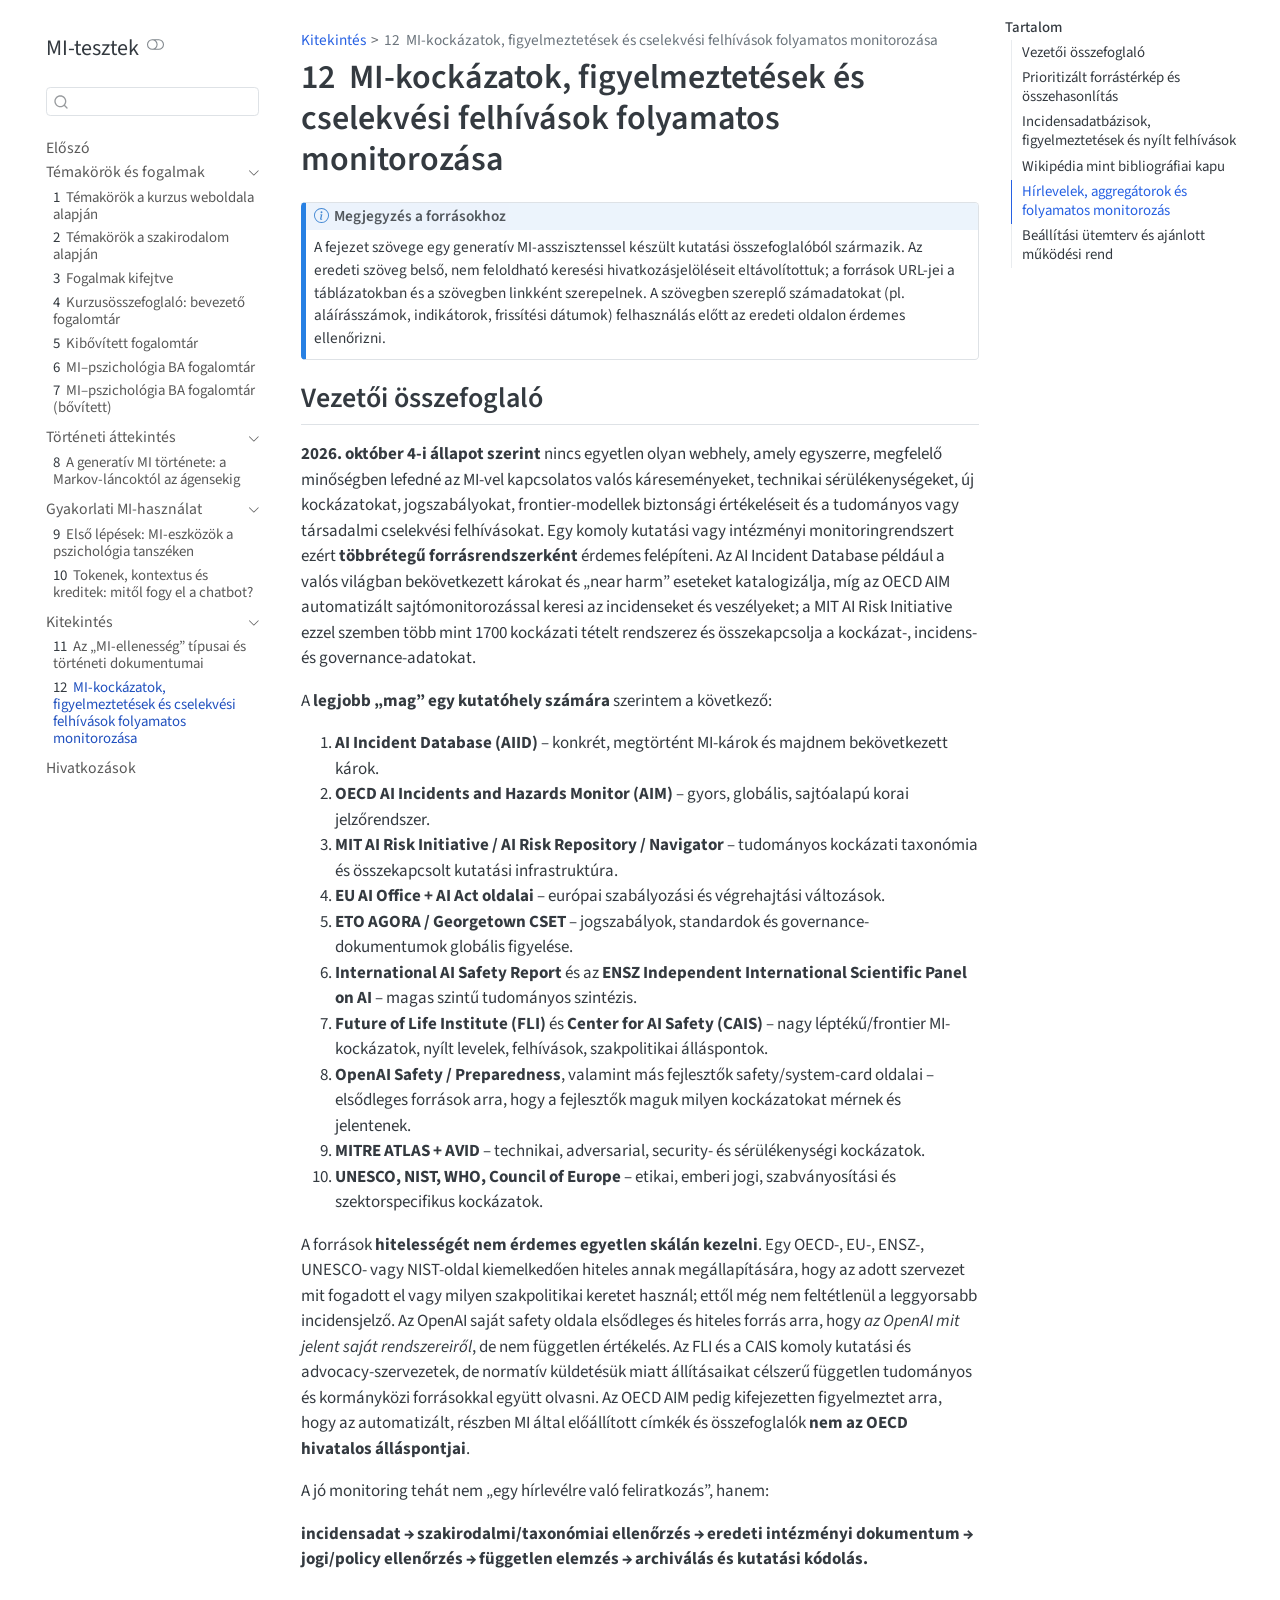
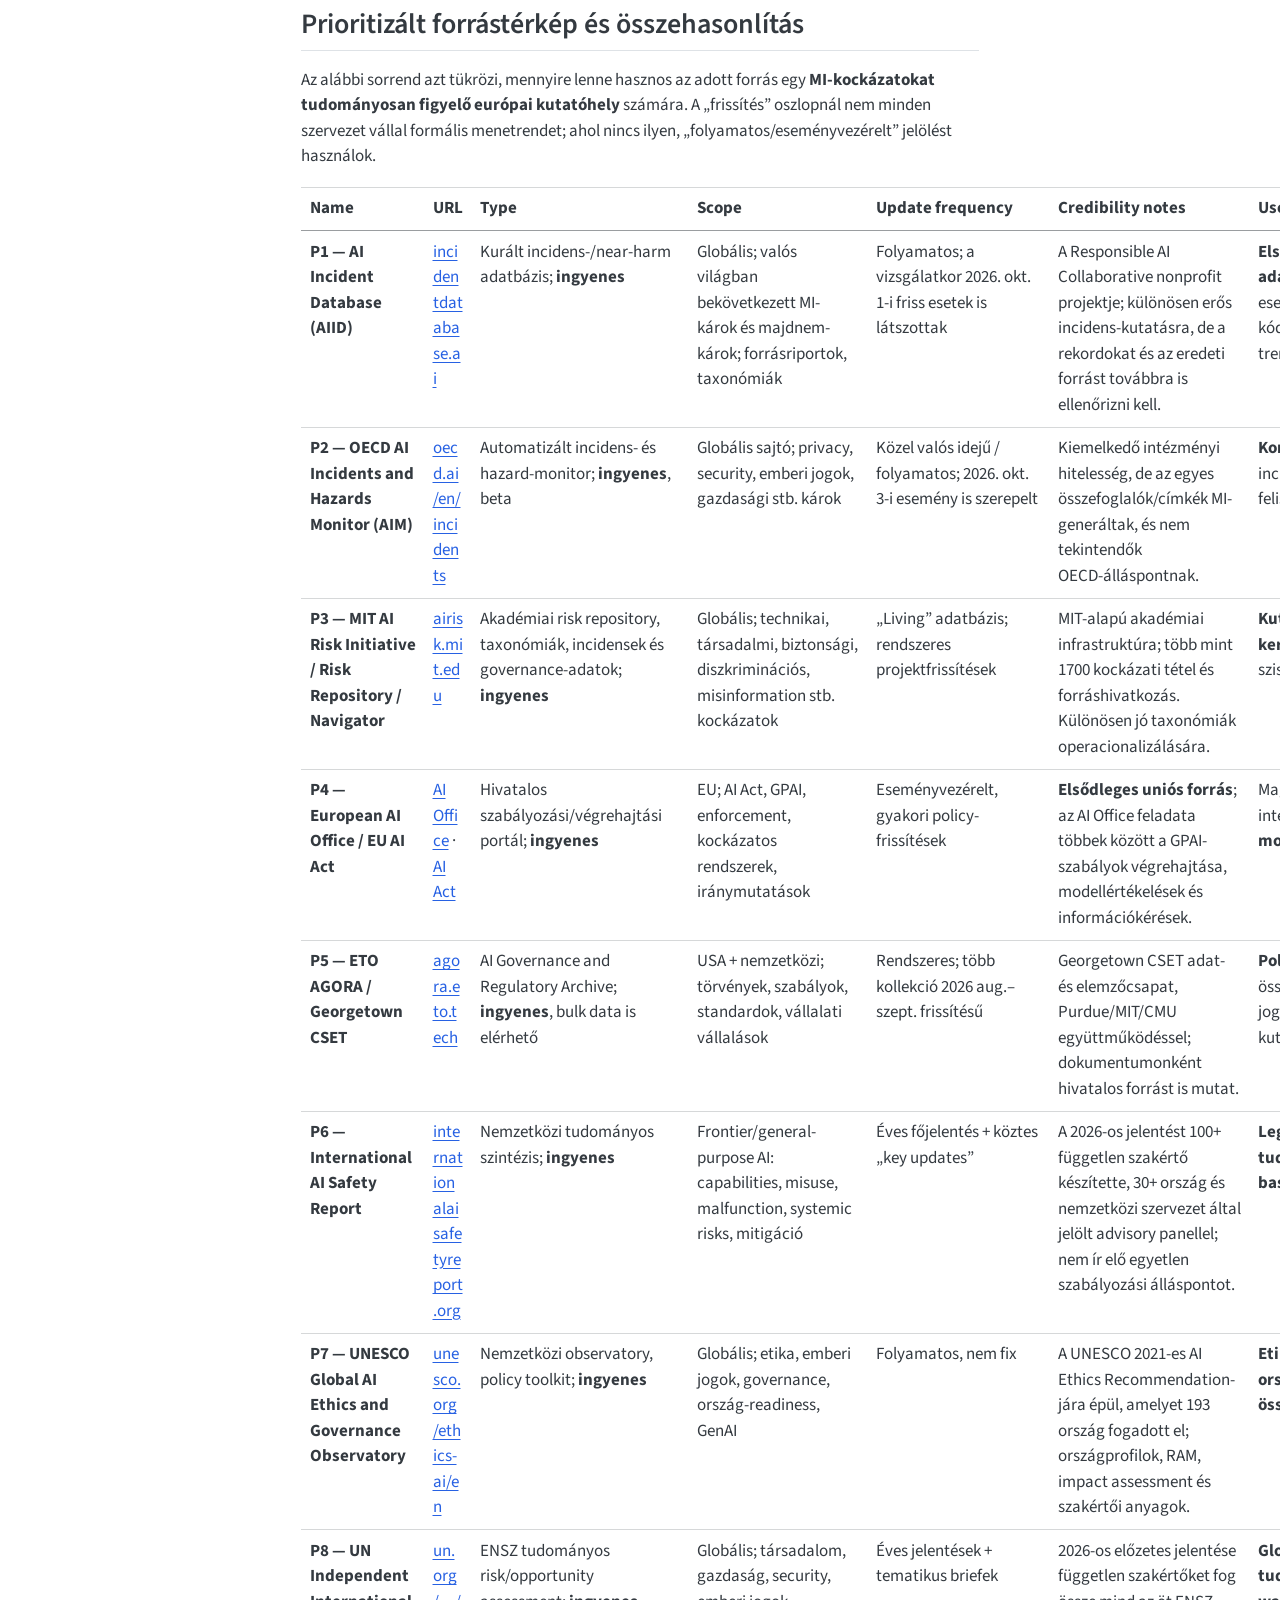
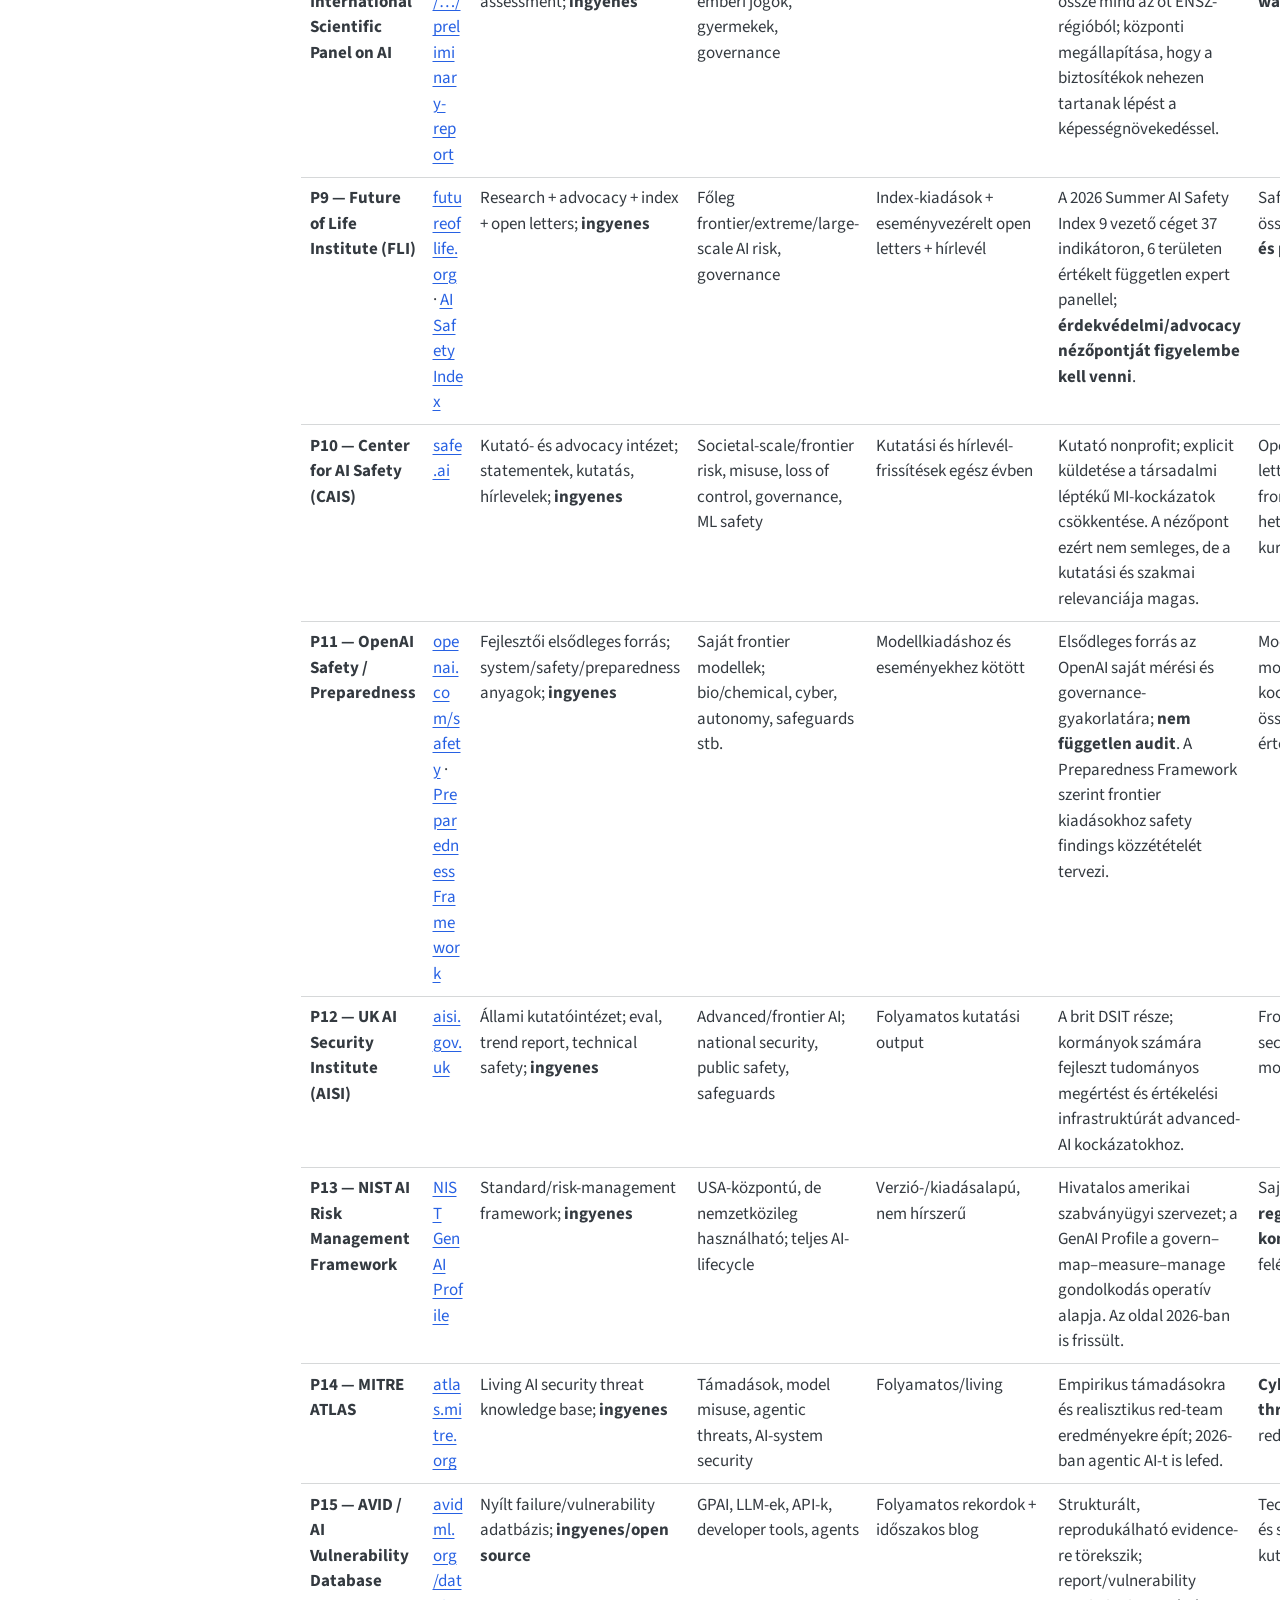
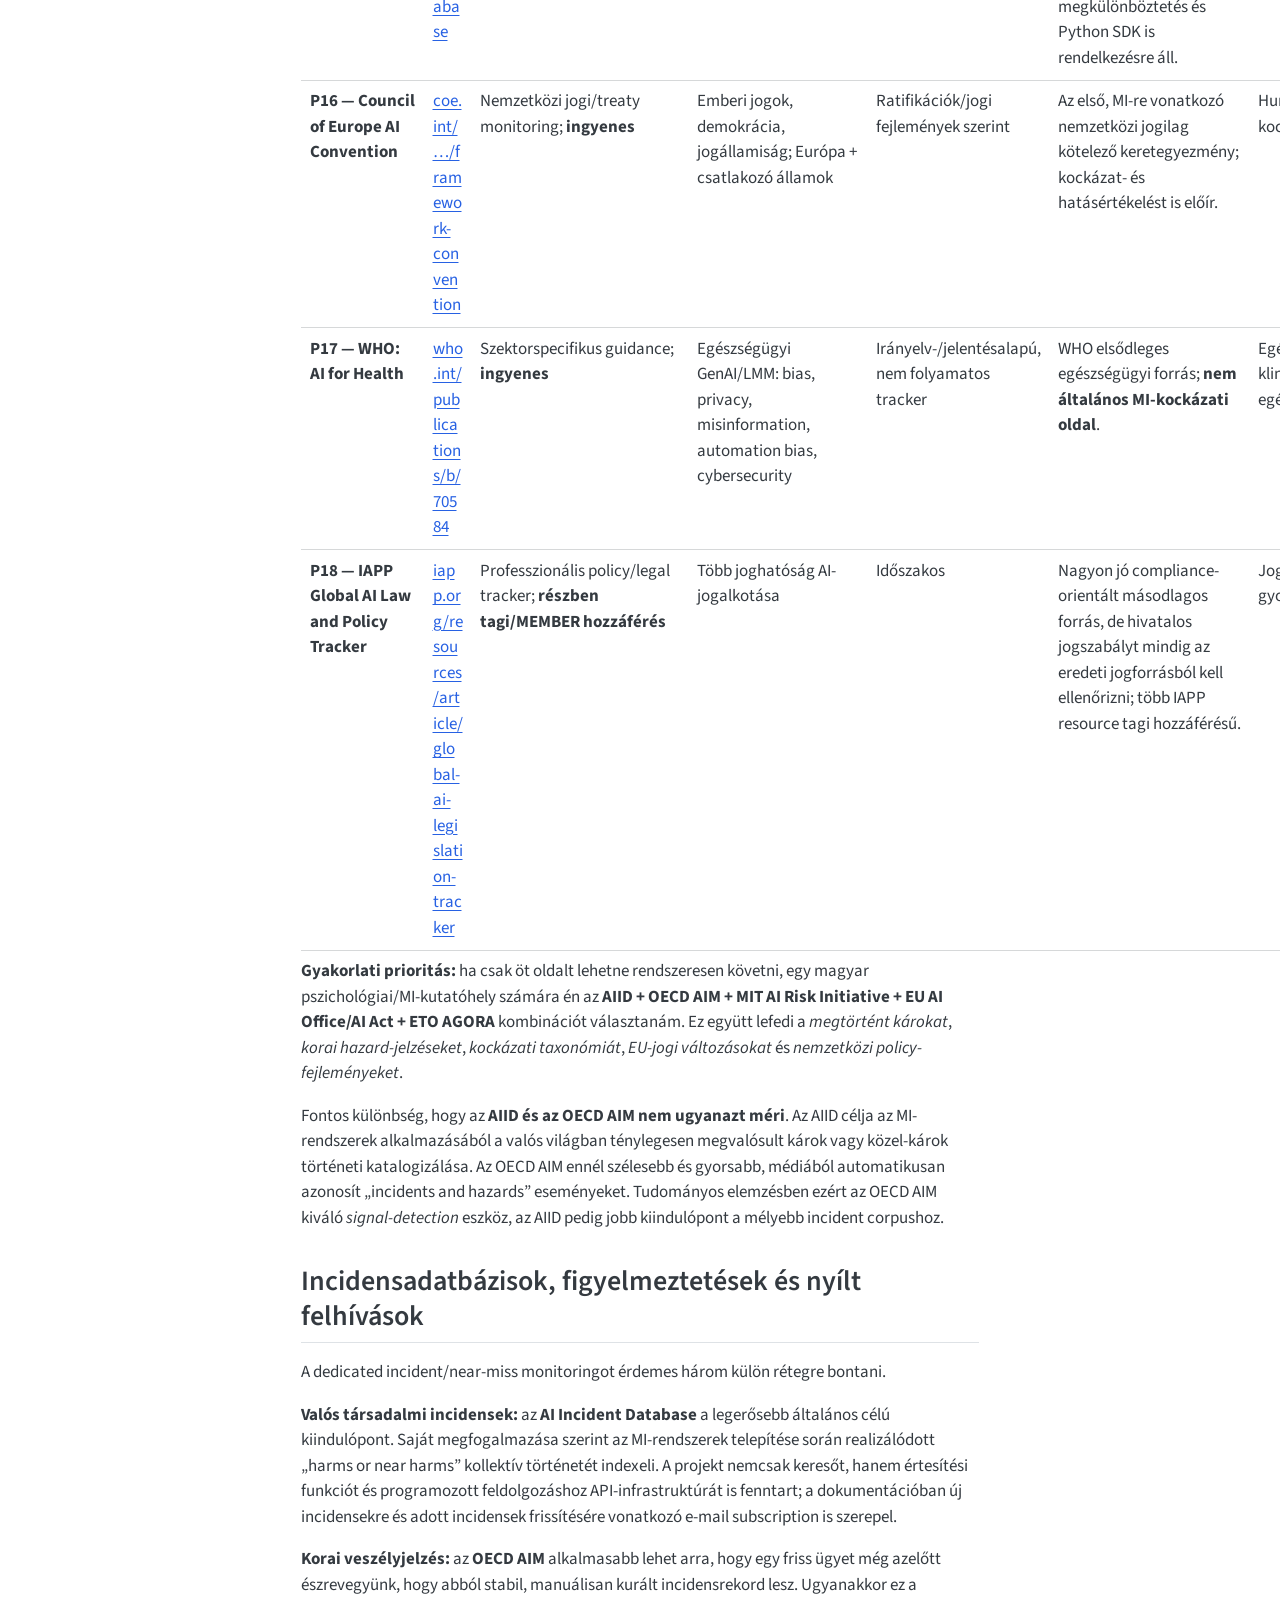
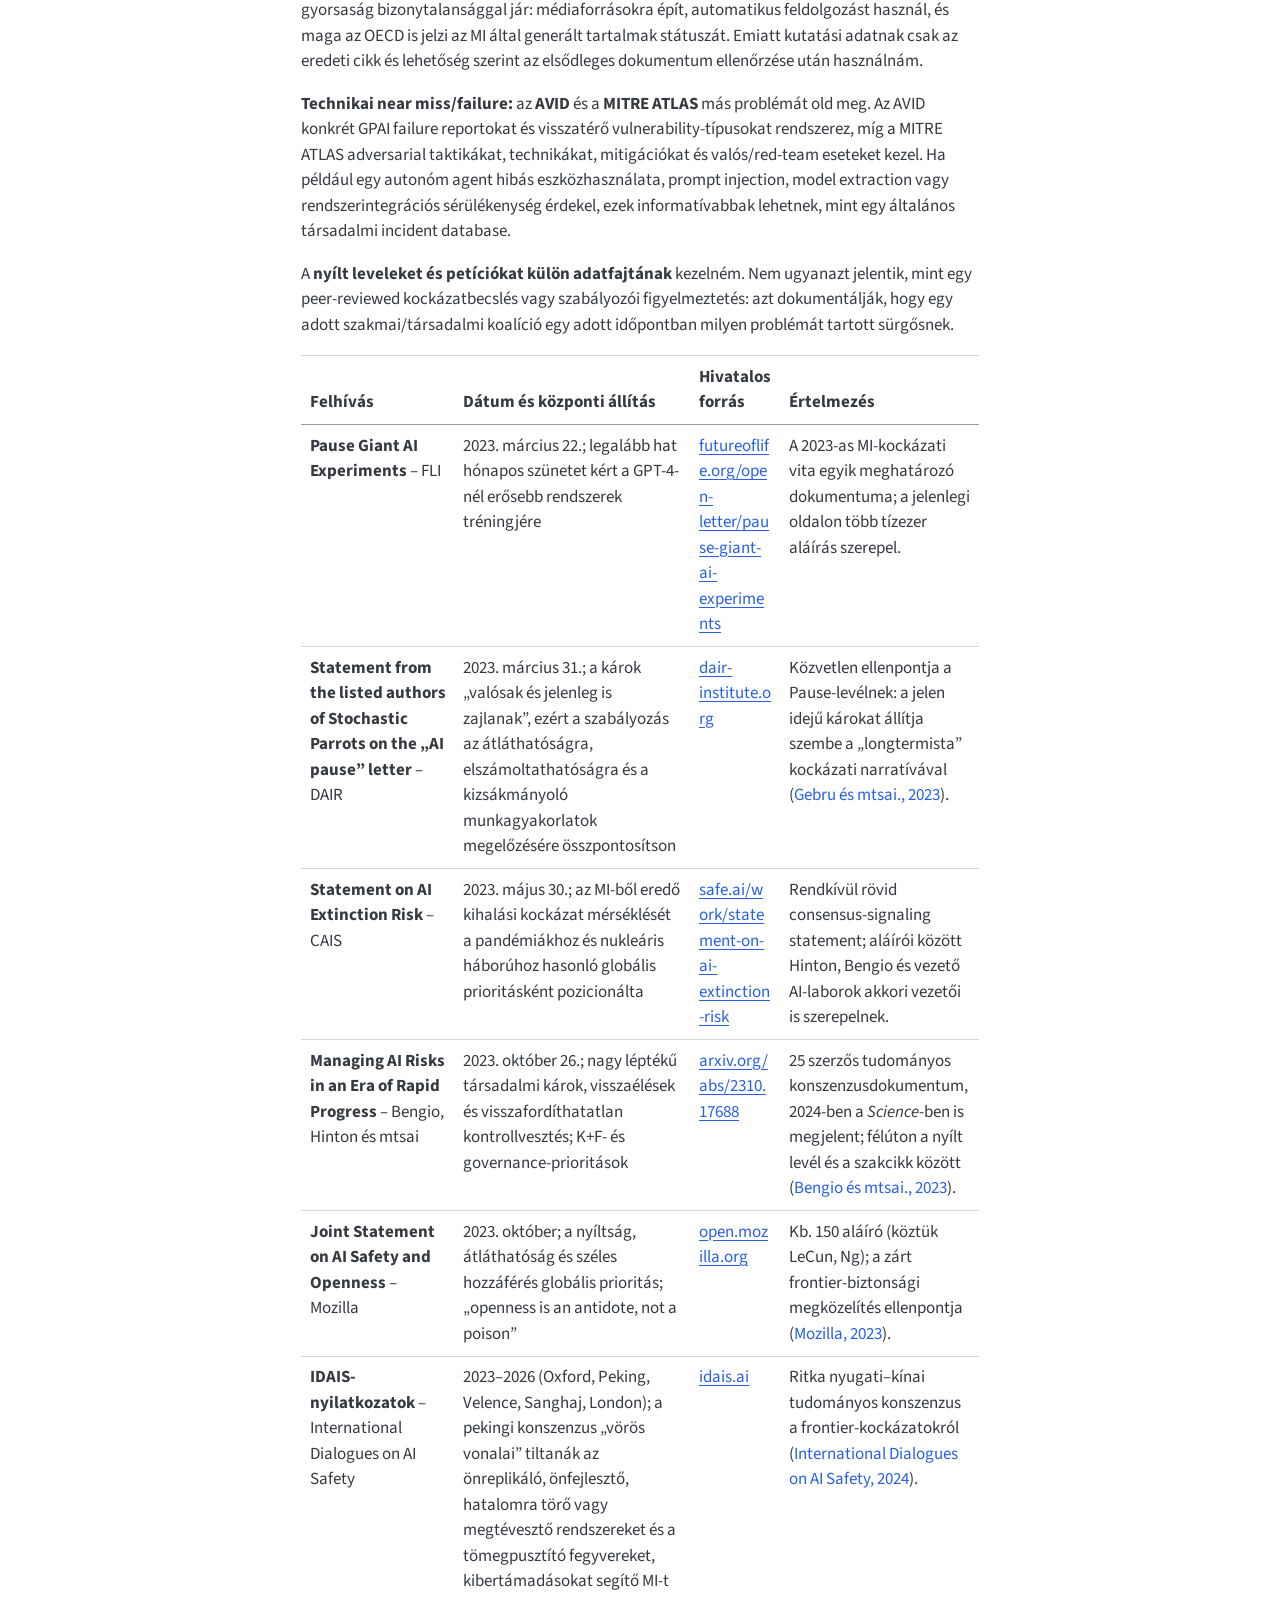
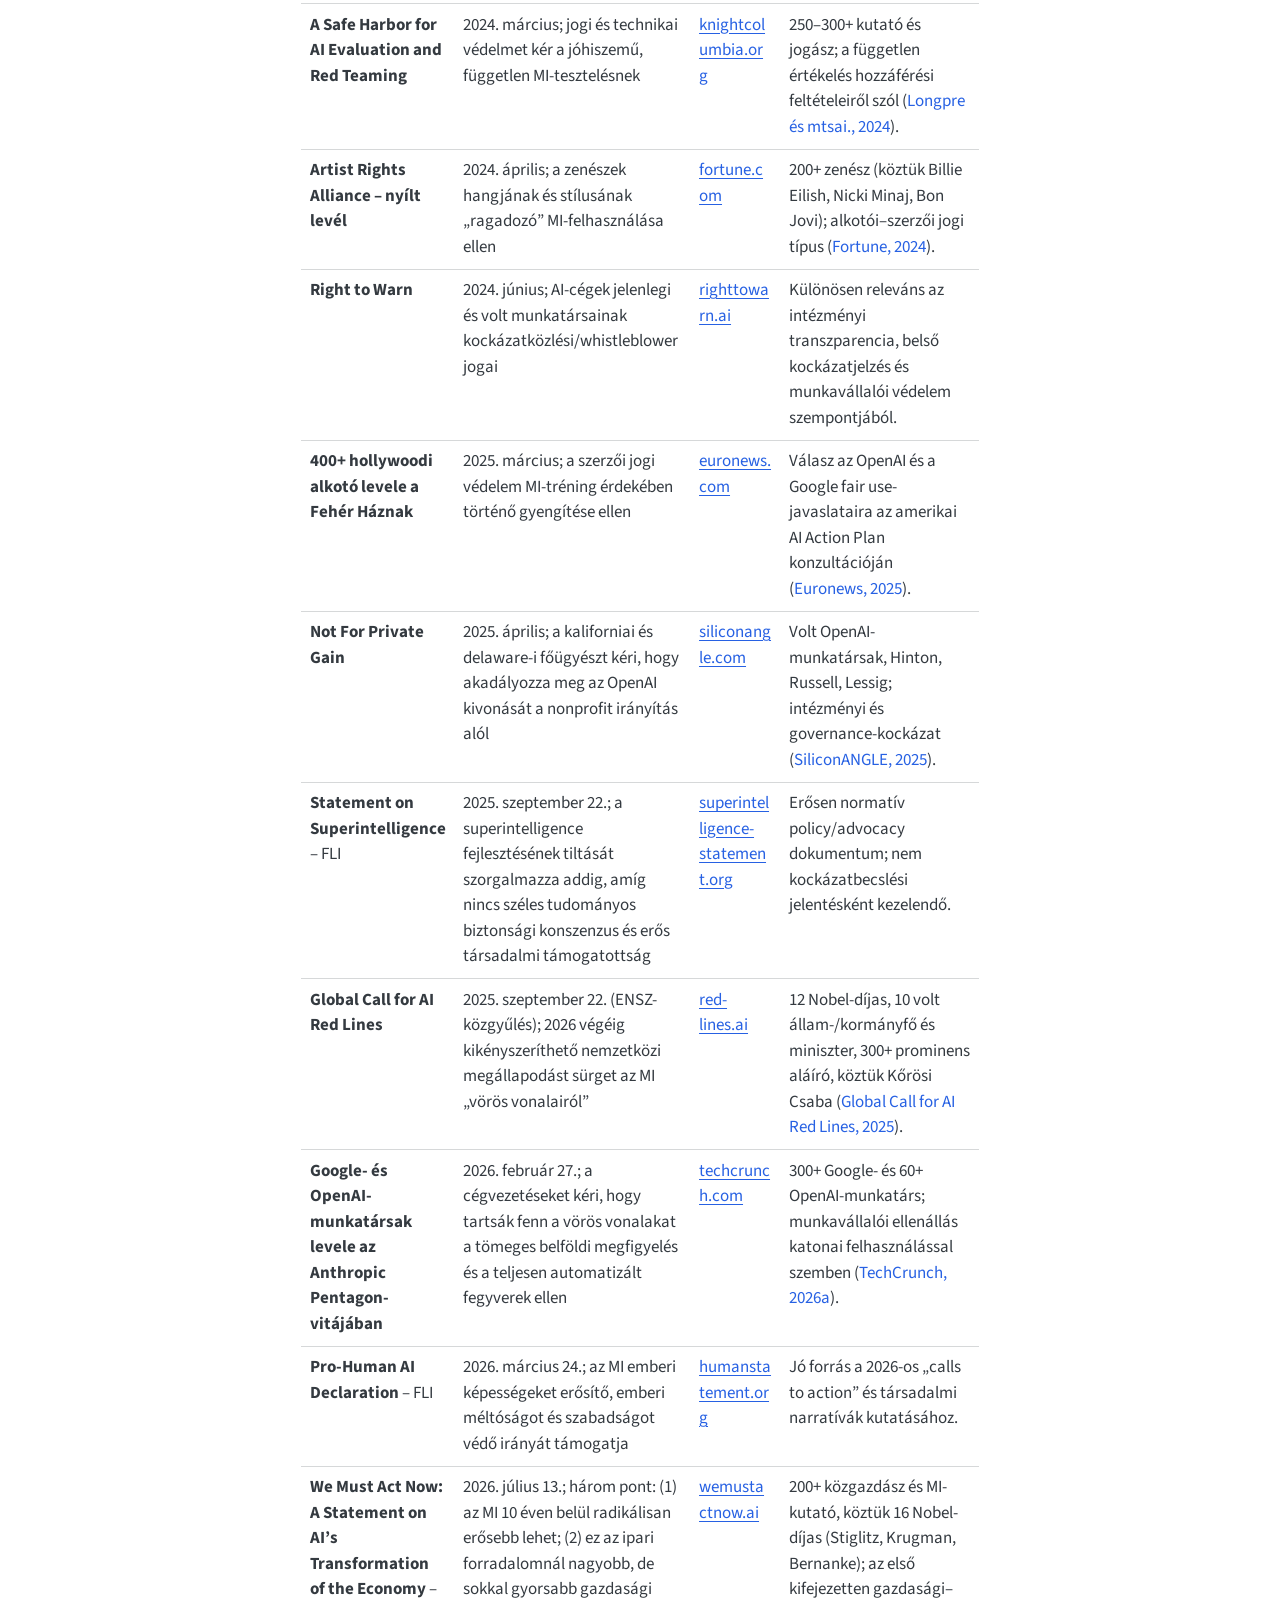
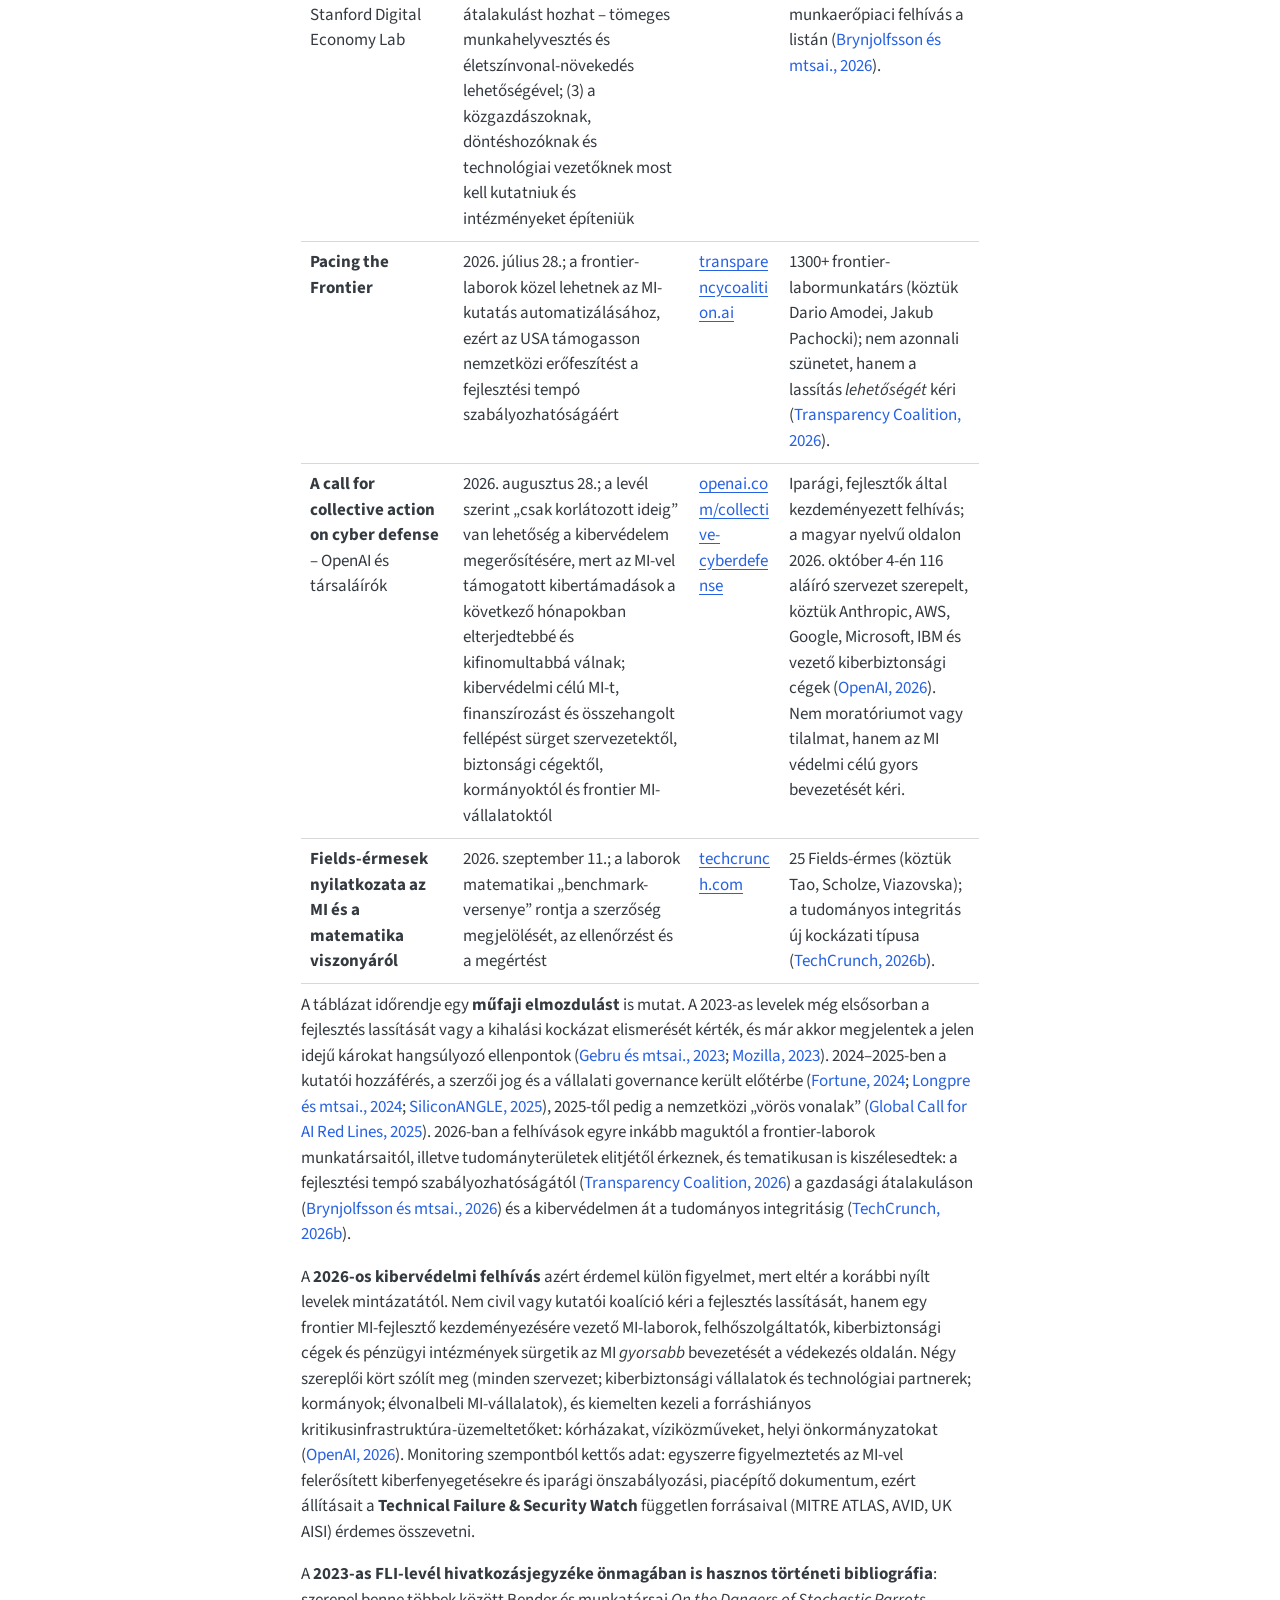
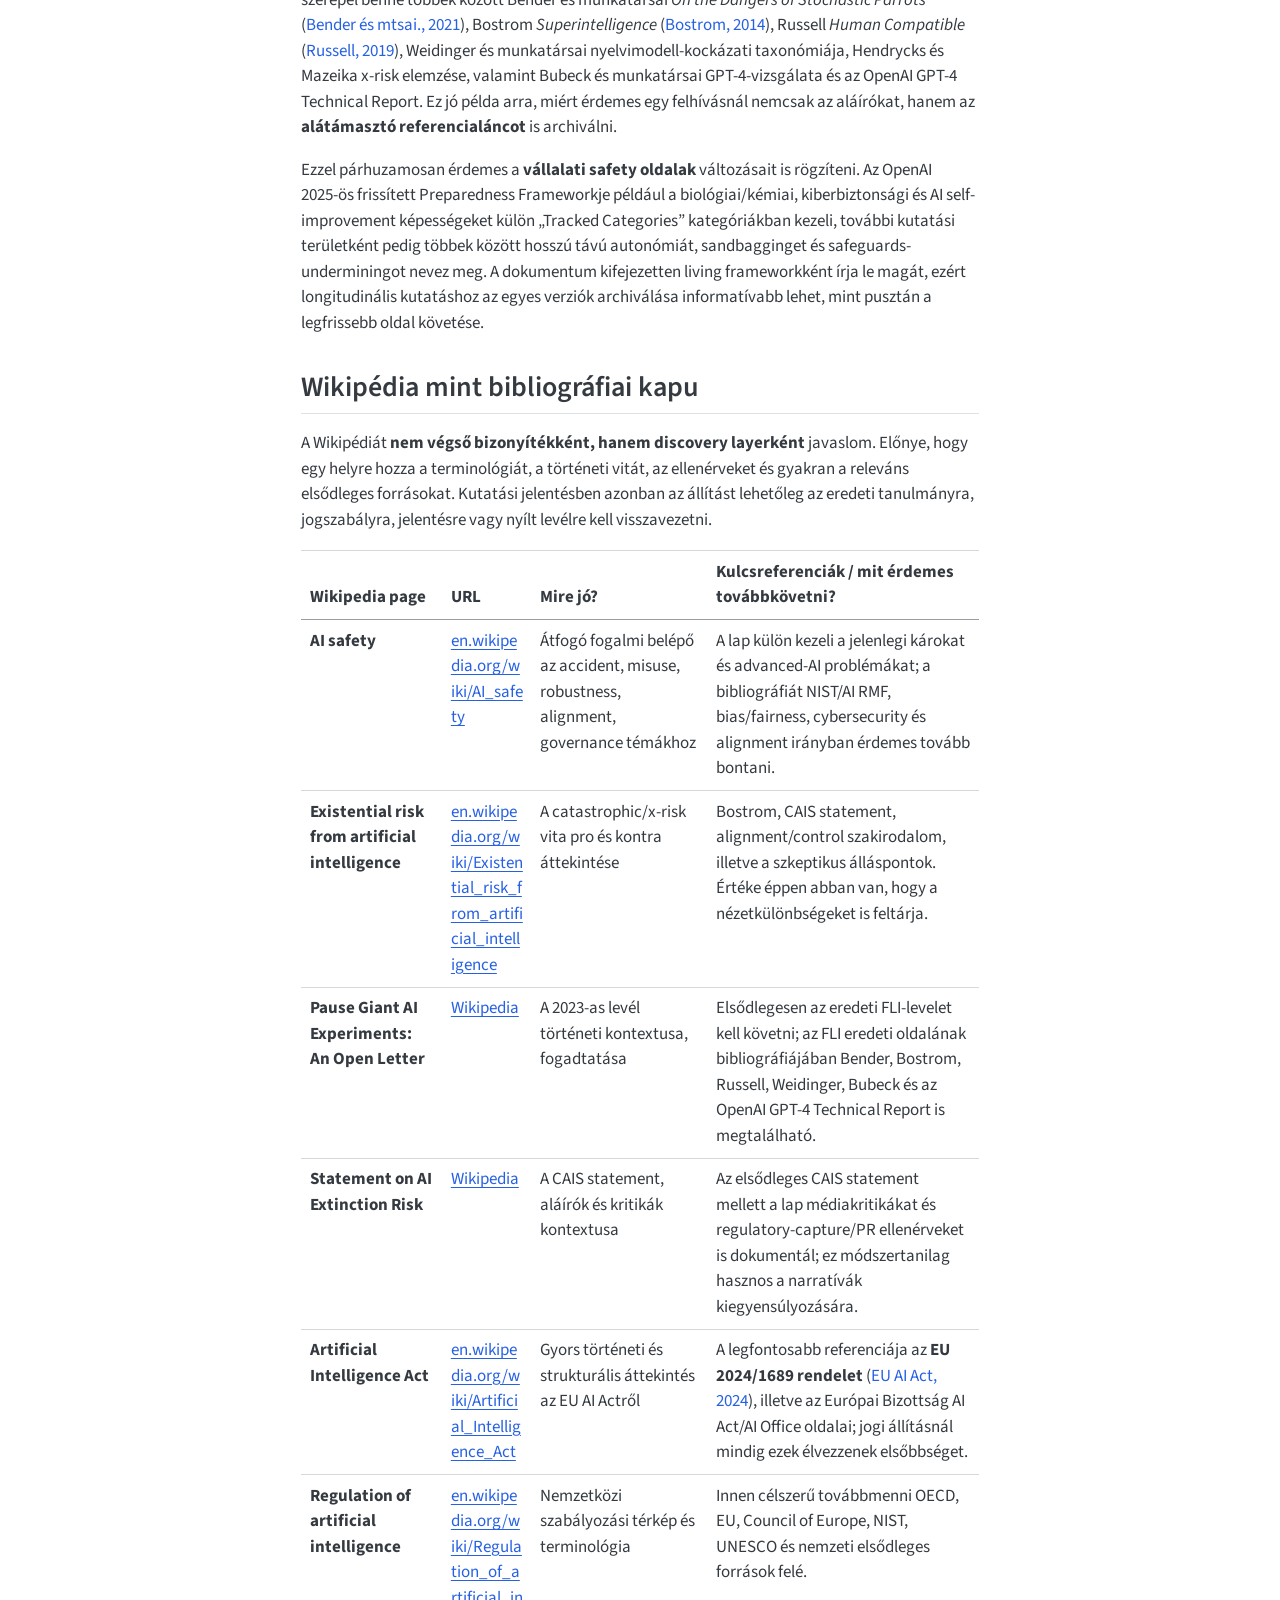
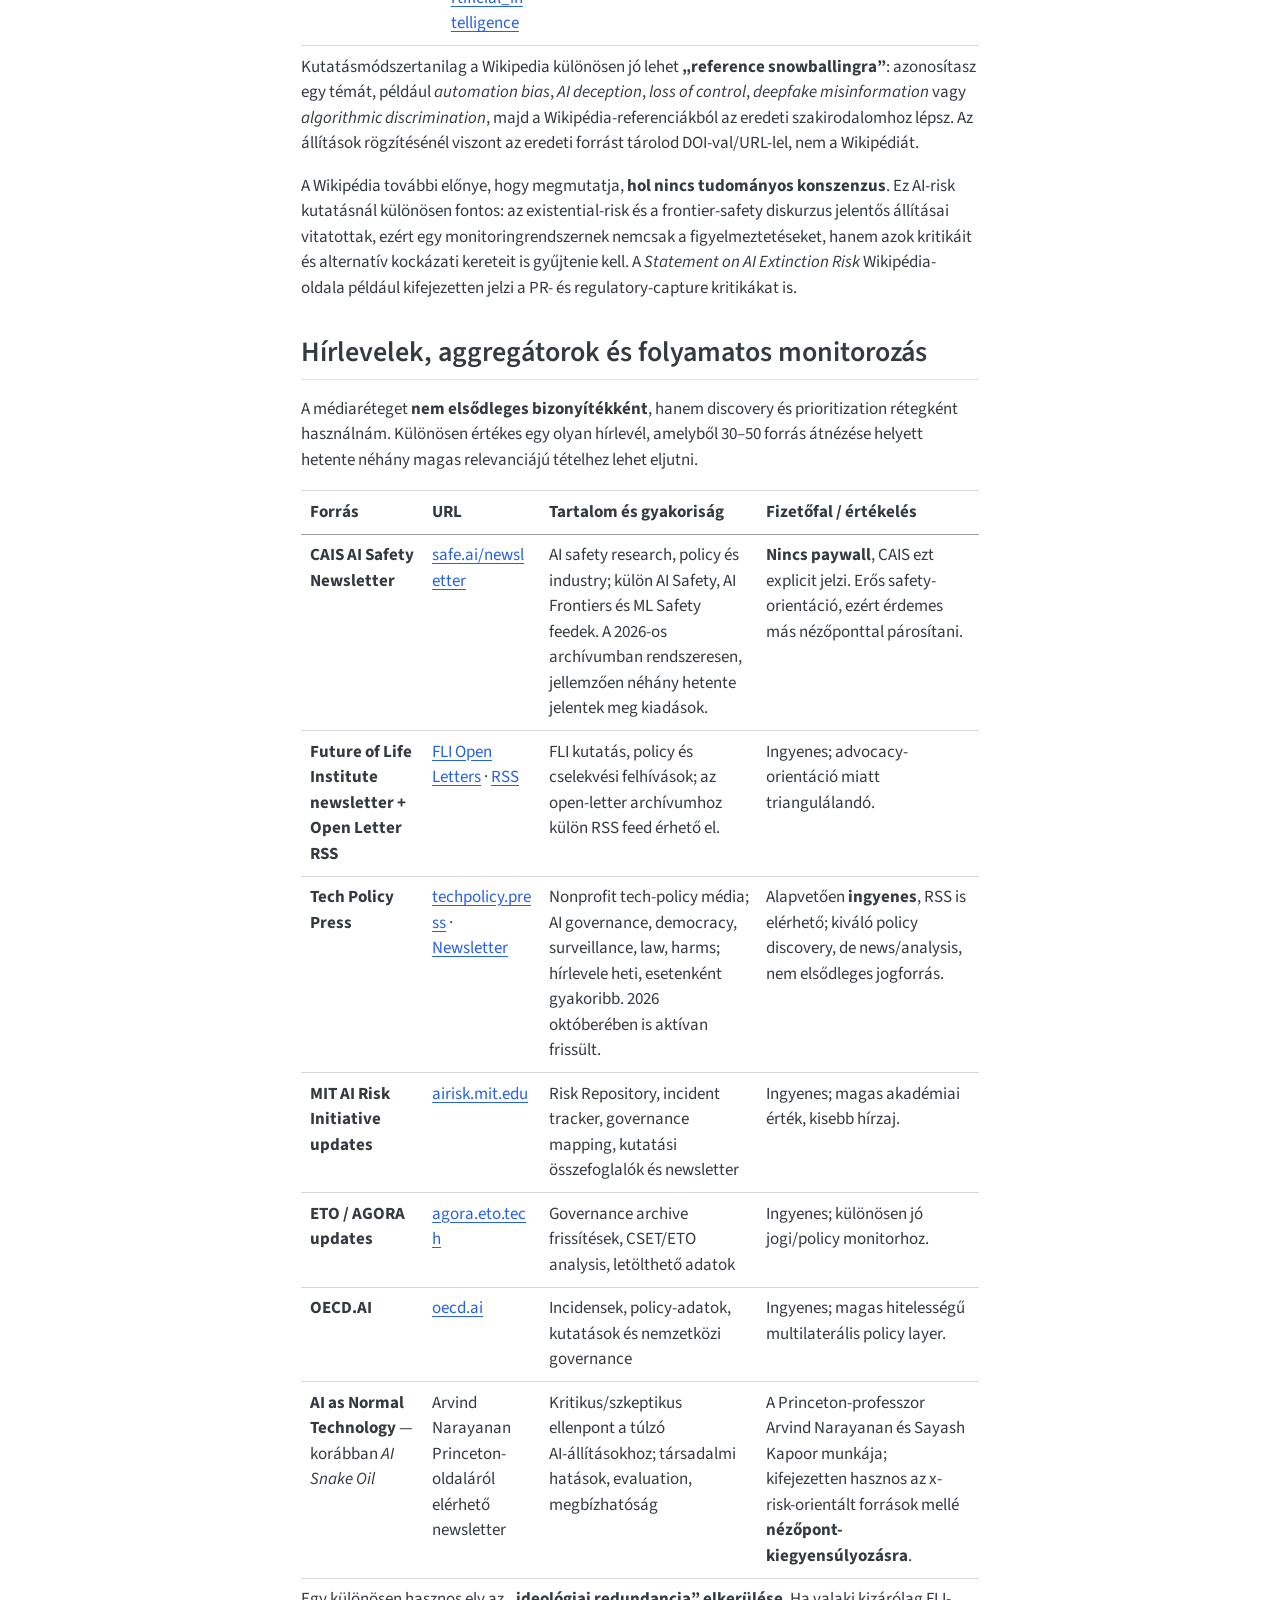
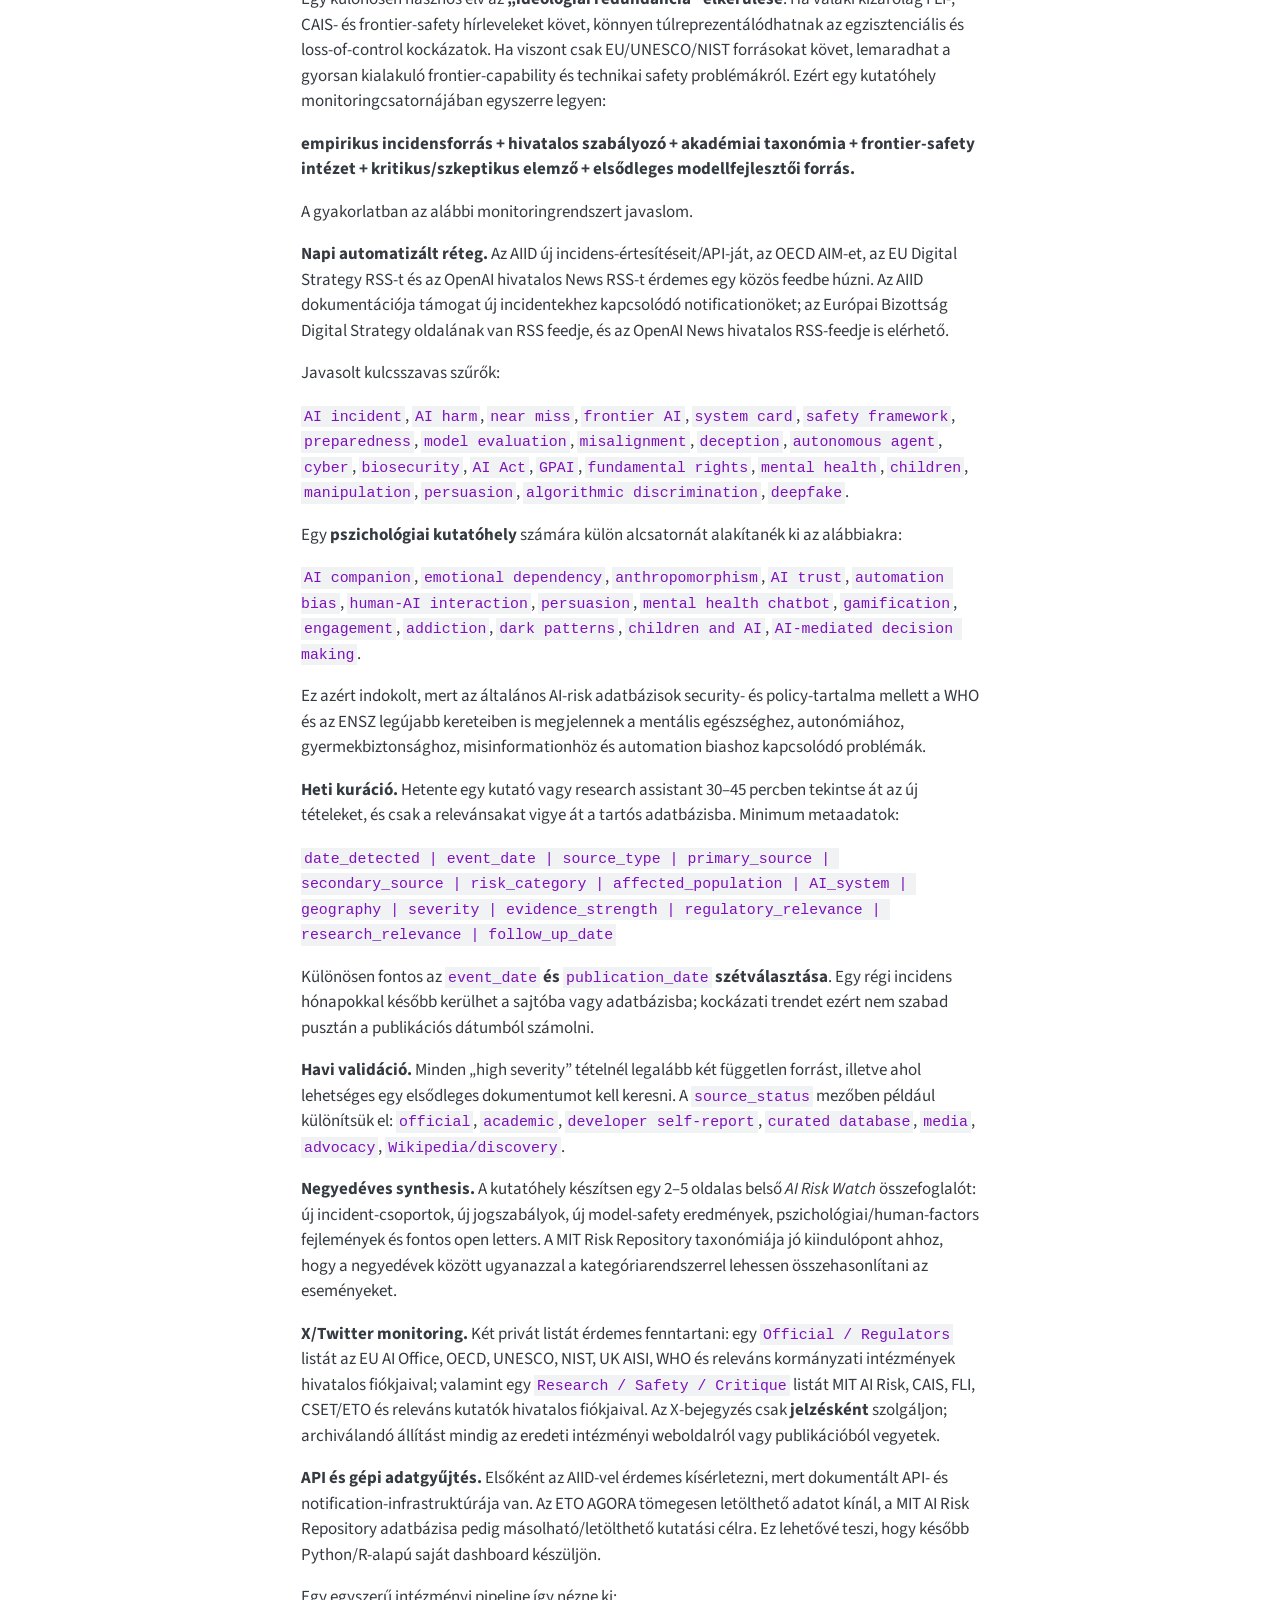
<file: docs/MI-kockazat-monitoring.html>
<!DOCTYPE html>
<html xmlns="http://www.w3.org/1999/xhtml" lang="hu" xml:lang="hu"><head>

<meta charset="utf-8">
<meta name="generator" content="quarto-1.10.18">

<meta name="viewport" content="width=device-width, initial-scale=1.0, user-scalable=yes">


<title>12&nbsp; MI-kockázatok, figyelmeztetések és cselekvési felhívások folyamatos monitorozása – MI-tesztek</title>
<style>
/* Default styles provided by pandoc.
** See https://pandoc.org/MANUAL.html#variables-for-html for config info.
*/
span.smallcaps{font-variant: small-caps;}
div.columns{display: flex; gap: 1.5em;}
div.column{flex: auto;}
@media screen {
div.columns{gap: min(4vw, 1.5em);}
div.column{overflow-x: auto;}
}
div.hanging-indent{margin-left: 1.5em; text-indent: -1.5em;}
ul.task-list{list-style: none;}
ul.task-list li input[type="checkbox"] {
  width: 0.8em;
  margin: 0 0.8em 0.2em -1em; /* quarto-specific, see https://github.com/quarto-dev/quarto-cli/issues/4556 */ 
  vertical-align: middle;
}
/* CSS for citations */
div.csl-bib-body { }
div.csl-entry {
  clear: both;
  margin-bottom: 0em;
}
.hanging-indent div.csl-entry {
  margin-left:2em;
  text-indent:-2em;
}
div.csl-left-margin {
  min-width:2em;
  float:left;
}
div.csl-right-inline {
  margin-left:2em;
  padding-left:1em;
}
div.csl-indent {
  margin-left: 2em;
}</style>


<script src="site_libs/quarto-nav/quarto-nav.js"></script>
<script src="site_libs/quarto-nav/headroom.min.js"></script>
<script src="site_libs/clipboard/clipboard.min.js"></script>
<script src="site_libs/quarto-search/autocomplete.umd.js"></script>
<script src="site_libs/quarto-search/fuse.min.js"></script>
<script src="site_libs/quarto-search/quarto-search.js"></script>
<meta name="quarto:offset" content="./">
<link href="./references.html" rel="next">
<link href="./MI-ellenesseg.html" rel="prev">
<script src="site_libs/quarto-html/quarto.js" type="module"></script>
<script src="site_libs/quarto-html/tabsets/tabsets.js" type="module"></script>
<script src="site_libs/quarto-html/popper.min.js"></script>
<script src="site_libs/quarto-html/tippy.umd.min.js"></script>
<script src="site_libs/quarto-html/anchor.min.js"></script>
<link href="site_libs/quarto-html/tippy.css" rel="stylesheet">
<link href="site_libs/quarto-html/quarto-syntax-highlighting-64a204ab8560d761af7679ceaba22944.css" rel="stylesheet" class="quarto-color-scheme" id="quarto-text-highlighting-styles">
<link href="site_libs/quarto-html/quarto-syntax-highlighting-dark-b85bc7c33db8c58e0ec93c3465666fed.css" rel="stylesheet" class="quarto-color-scheme quarto-color-alternate" id="quarto-text-highlighting-styles">
<link href="site_libs/quarto-html/quarto-syntax-highlighting-64a204ab8560d761af7679ceaba22944.css" rel="stylesheet" class="quarto-color-scheme-extra" id="quarto-text-highlighting-styles">
<script src="site_libs/bootstrap/bootstrap.min.js"></script>
<link href="site_libs/bootstrap/bootstrap-icons.css" rel="stylesheet">
<link href="site_libs/bootstrap/bootstrap-9d427fb9aa4e7f60cd390d7ae3c7ba90.min.css" rel="stylesheet" append-hash="true" class="quarto-color-scheme" id="quarto-bootstrap" data-mode="light">
<link href="site_libs/bootstrap/bootstrap-dark-494993c62a01dd0104ea6b4a58da199b.min.css" rel="stylesheet" append-hash="true" class="quarto-color-scheme quarto-color-alternate" id="quarto-bootstrap" data-mode="dark">
<link href="site_libs/bootstrap/bootstrap-9d427fb9aa4e7f60cd390d7ae3c7ba90.min.css" rel="stylesheet" append-hash="true" class="quarto-color-scheme-extra" id="quarto-bootstrap" data-mode="light">
<script id="quarto-search-options" type="application/json">{
  "location": "sidebar",
  "copy-button": false,
  "collapse-after": 3,
  "panel-placement": "start",
  "type": "textbox",
  "limit": 50,
  "keyboard-shortcut": [
    "f",
    "/",
    "s"
  ],
  "show-item-context": false,
  "language": {
    "search-no-results-text": "Nincs találat",
    "search-matching-documents-text": "matching documents",
    "search-copy-link-title": "Copy link to search",
    "search-hide-matches-text": "Hide additional matches",
    "search-more-match-text": "more match in this document",
    "search-more-matches-text": "more matches in this document",
    "search-clear-button-title": "Clear",
    "search-text-placeholder": "",
    "search-detached-cancel-button-title": "Cancel",
    "search-submit-button-title": "Submit",
    "search-label": "Search"
  }
}</script>
<style>html{ scroll-behavior: smooth; }</style>
<script src="site_libs/quarto-diagram/mermaid.min.js"></script>
<script src="site_libs/quarto-diagram/mermaid-init.js"></script>
<link href="site_libs/quarto-diagram/mermaid.css" rel="stylesheet">


</head>

<body class="nav-sidebar floating quarto-light"><script id="quarto-html-before-body" type="application/javascript">
    const toggleBodyColorMode = (bsSheetEl) => {
      const mode = bsSheetEl.getAttribute("data-mode");
      const bodyEl = window.document.querySelector("body");
      if (mode === "dark") {
        bodyEl.classList.add("quarto-dark");
        bodyEl.classList.remove("quarto-light");
      } else {
        bodyEl.classList.add("quarto-light");
        bodyEl.classList.remove("quarto-dark");
      }
    }
    const toggleBodyColorPrimary = () => {
      const bsSheetEl = window.document.querySelector("link#quarto-bootstrap:not([rel=disabled-stylesheet])");
      if (bsSheetEl) {
        toggleBodyColorMode(bsSheetEl);
      }
    }
    const setColorSchemeToggle = (alternate) => {
      const toggles = window.document.querySelectorAll('.quarto-color-scheme-toggle');
      for (let i=0; i < toggles.length; i++) {
        const toggle = toggles[i];
        if (toggle) {
          if (alternate) {
            toggle.classList.add("alternate");
          } else {
            toggle.classList.remove("alternate");
          }
        }
      }
    };
    const toggleColorMode = (alternate) => {
      // Switch the stylesheets
      const primaryStylesheets = window.document.querySelectorAll('link.quarto-color-scheme:not(.quarto-color-alternate)');
      const alternateStylesheets = window.document.querySelectorAll('link.quarto-color-scheme.quarto-color-alternate');
      manageTransitions('#quarto-margin-sidebar .nav-link', false);
      if (alternate) {
        // note: dark is layered on light, we don't disable primary!
        enableStylesheet(alternateStylesheets);
        for (const sheetNode of alternateStylesheets) {
          if (sheetNode.id === "quarto-bootstrap") {
            toggleBodyColorMode(sheetNode);
          }
        }
      } else {
        disableStylesheet(alternateStylesheets);
        enableStylesheet(primaryStylesheets)
        toggleBodyColorPrimary();
      }
      manageTransitions('#quarto-margin-sidebar .nav-link', true);
      // Switch the toggles
      setColorSchemeToggle(alternate)
      // Hack to workaround the fact that safari doesn't
      // properly recolor the scrollbar when toggling (#1455)
      if (navigator.userAgent.indexOf('Safari') > 0 && navigator.userAgent.indexOf('Chrome') == -1) {
        manageTransitions("body", false);
        window.scrollTo(0, 1);
        setTimeout(() => {
          window.scrollTo(0, 0);
          manageTransitions("body", true);
        }, 40);
      }
    }
    const disableStylesheet = (stylesheets) => {
      for (let i=0; i < stylesheets.length; i++) {
        const stylesheet = stylesheets[i];
        stylesheet.rel = 'disabled-stylesheet';
      }
    }
    const enableStylesheet = (stylesheets) => {
      for (let i=0; i < stylesheets.length; i++) {
        const stylesheet = stylesheets[i];
        if(stylesheet.rel !== 'stylesheet') { // for Chrome, which will still FOUC without this check
          stylesheet.rel = 'stylesheet';
        }
      }
    }
    const manageTransitions = (selector, allowTransitions) => {
      const els = window.document.querySelectorAll(selector);
      for (let i=0; i < els.length; i++) {
        const el = els[i];
        if (allowTransitions) {
          el.classList.remove('notransition');
        } else {
          el.classList.add('notransition');
        }
      }
    }
    const isFileUrl = () => {
      return window.location.protocol === 'file:';
    }
    const hasAlternateSentinel = () => {
      let styleSentinel = getColorSchemeSentinel();
      if (styleSentinel !== null) {
        return styleSentinel === "alternate";
      } else {
        return false;
      }
    }
    const setStyleSentinel = (alternate) => {
      const value = alternate ? "alternate" : "default";
      if (!isFileUrl()) {
        window.localStorage.setItem("quarto-color-scheme", value);
      } else {
        localAlternateSentinel = value;
      }
    }
    const getColorSchemeSentinel = () => {
      if (!isFileUrl()) {
        const storageValue = window.localStorage.getItem("quarto-color-scheme");
        return storageValue != null ? storageValue : localAlternateSentinel;
      } else {
        return localAlternateSentinel;
      }
    }
    const toggleGiscusIfUsed = (isAlternate, darkModeDefault) => {
      const baseTheme = document.querySelector('#giscus-base-theme')?.value ?? 'light';
      const alternateTheme = document.querySelector('#giscus-alt-theme')?.value ?? 'dark';
      let newTheme = '';
      if(authorPrefersDark) {
        newTheme = isAlternate ? baseTheme : alternateTheme;
      } else {
        newTheme = isAlternate ? alternateTheme : baseTheme;
      }
      const changeGiscusTheme = () => {
        // From: https://github.com/giscus/giscus/issues/336
        const sendMessage = (message) => {
          const iframe = document.querySelector('iframe.giscus-frame');
          if (!iframe) return;
          iframe.contentWindow.postMessage({ giscus: message }, 'https://giscus.app');
        }
        sendMessage({
          setConfig: {
            theme: newTheme
          }
        });
      }
      const isGiscussLoaded = window.document.querySelector('iframe.giscus-frame') !== null;
      if (isGiscussLoaded) {
        changeGiscusTheme();
      }
    };
    const authorPrefersDark = false;
    const darkModeDefault = authorPrefersDark;
      document.querySelector('link#quarto-text-highlighting-styles.quarto-color-scheme-extra').rel = 'disabled-stylesheet';
      document.querySelector('link#quarto-bootstrap.quarto-color-scheme-extra').rel = 'disabled-stylesheet';
    let localAlternateSentinel = darkModeDefault ? 'alternate' : 'default';
    // Dark / light mode switch
    window.quartoToggleColorScheme = () => {
      // Read the current dark / light value
      let toAlternate = !hasAlternateSentinel();
      toggleColorMode(toAlternate);
      setStyleSentinel(toAlternate);
      toggleGiscusIfUsed(toAlternate, darkModeDefault);
      window.dispatchEvent(new Event('resize'));
    };
    // Switch to dark mode if need be
    if (hasAlternateSentinel()) {
      toggleColorMode(true);
    } else {
      toggleColorMode(false);
    }
  </script>

<div id="quarto-search-results"></div>
  <header id="quarto-header" class="headroom fixed-top">
  <nav class="quarto-secondary-nav">
    <div class="container-fluid d-flex">
      <button type="button" class="quarto-btn-toggle btn" data-bs-toggle="collapse" role="button" data-bs-target=".quarto-sidebar-collapse-item" aria-controls="quarto-sidebar" aria-expanded="false" aria-label="Toggle sidebar navigation" onclick="if (window.quartoToggleHeadroom) { window.quartoToggleHeadroom(); }">
        <i class="bi bi-layout-text-sidebar-reverse"></i>
      </button>
        <nav class="quarto-page-breadcrumbs" aria-label="breadcrumb"><ol class="breadcrumb"><li class="breadcrumb-item"><a href="./MI-ellenesseg.html">Kitekintés</a></li><li class="breadcrumb-item"><a href="./MI-kockazat-monitoring.html"><span class="chapter-number">12</span>&nbsp; <span class="chapter-title">MI-kockázatok, figyelmeztetések és cselekvési felhívások folyamatos monitorozása</span></a></li></ol></nav>
        <a class="flex-grow-1" role="navigation" data-bs-toggle="collapse" data-bs-target=".quarto-sidebar-collapse-item" aria-controls="quarto-sidebar" aria-expanded="false" aria-label="Toggle sidebar navigation" onclick="if (window.quartoToggleHeadroom) { window.quartoToggleHeadroom(); }">      
        </a>
      <button type="button" class="btn quarto-search-button" aria-label="Search" onclick="window.quartoOpenSearch();">
        <i class="bi bi-search"></i>
      </button>
    </div>
  </nav>
</header>
<!-- content -->
<div id="quarto-content" class="quarto-container page-columns page-rows-contents page-layout-article">
<!-- sidebar -->
  <nav id="quarto-sidebar" class="sidebar collapse collapse-horizontal quarto-sidebar-collapse-item sidebar-navigation floating overflow-auto">
    <div class="pt-lg-2 mt-2 text-left sidebar-header">
    <div class="sidebar-title mb-0 py-0">
      <a href="./">MI-tesztek</a> 
        <div class="sidebar-tools-main">
  <a href="" class="quarto-color-scheme-toggle quarto-navigation-tool  px-1" onclick="window.quartoToggleColorScheme(); return false;" title="Toggle dark mode"><i class="bi"></i></a>
</div>
    </div>
      </div>
        <div class="mt-2 flex-shrink-0 align-items-center">
        <div class="sidebar-search">
        <div id="quarto-search" class="" title="Search"></div>
        </div>
        </div>
    <div class="sidebar-menu-container"> 
    <ul class="list-unstyled mt-1">
        <li class="sidebar-item">
  <div class="sidebar-item-container"> 
  <a href="./index.html" class="sidebar-item-text sidebar-link">
 <span class="menu-text">Előszó</span></a>
  </div>
</li>
        <li class="sidebar-item sidebar-item-section">
      <div class="sidebar-item-container"> 
            <a class="sidebar-item-text sidebar-link text-start" data-bs-toggle="collapse" data-bs-target="#quarto-sidebar-section-1" role="navigation" aria-expanded="true">
 <span class="menu-text">Témakörök és fogalmak</span></a>
          <a class="sidebar-item-toggle text-start" data-bs-toggle="collapse" data-bs-target="#quarto-sidebar-section-1" role="navigation" aria-expanded="true" aria-label="Toggle section">
            <i class="bi bi-chevron-right ms-2"></i>
          </a> 
      </div>
      <ul id="quarto-sidebar-section-1" class="collapse list-unstyled sidebar-section depth1 show">  
          <li class="sidebar-item">
  <div class="sidebar-item-container"> 
  <a href="./temakorok.html" class="sidebar-item-text sidebar-link">
 <span class="menu-text"><span class="chapter-number">1</span>&nbsp; <span class="chapter-title">Témakörök a kurzus weboldala alapján</span></span></a>
  </div>
</li>
          <li class="sidebar-item">
  <div class="sidebar-item-container"> 
  <a href="./temakorok_irodalom.html" class="sidebar-item-text sidebar-link">
 <span class="menu-text"><span class="chapter-number">2</span>&nbsp; <span class="chapter-title">Témakörök a szakirodalom alapján</span></span></a>
  </div>
</li>
          <li class="sidebar-item">
  <div class="sidebar-item-container"> 
  <a href="./temakorok_irodalom_kifejtve.html" class="sidebar-item-text sidebar-link">
 <span class="menu-text"><span class="chapter-number">3</span>&nbsp; <span class="chapter-title">Fogalmak kifejtve</span></span></a>
  </div>
</li>
          <li class="sidebar-item">
  <div class="sidebar-item-container"> 
  <a href="./kurzusosszefoglalo_pai.html" class="sidebar-item-text sidebar-link">
 <span class="menu-text"><span class="chapter-number">4</span>&nbsp; <span class="chapter-title">Kurzusösszefoglaló: bevezető fogalomtár</span></span></a>
  </div>
</li>
          <li class="sidebar-item">
  <div class="sidebar-item-container"> 
  <a href="./kurzusosszefoglalo_pai_2.html" class="sidebar-item-text sidebar-link">
 <span class="menu-text"><span class="chapter-number">5</span>&nbsp; <span class="chapter-title">Kibővített fogalomtár</span></span></a>
  </div>
</li>
          <li class="sidebar-item">
  <div class="sidebar-item-container"> 
  <a href="./kurzusosszefoglalo_pai_3.html" class="sidebar-item-text sidebar-link">
 <span class="menu-text"><span class="chapter-number">6</span>&nbsp; <span class="chapter-title">MI–pszichológia BA fogalomtár</span></span></a>
  </div>
</li>
          <li class="sidebar-item">
  <div class="sidebar-item-container"> 
  <a href="./kurzusosszefoglalo_pai_4.html" class="sidebar-item-text sidebar-link">
 <span class="menu-text"><span class="chapter-number">7</span>&nbsp; <span class="chapter-title">MI–pszichológia BA fogalomtár (bővített)</span></span></a>
  </div>
</li>
      </ul>
  </li>
        <li class="sidebar-item sidebar-item-section">
      <div class="sidebar-item-container"> 
            <a class="sidebar-item-text sidebar-link text-start" data-bs-toggle="collapse" data-bs-target="#quarto-sidebar-section-2" role="navigation" aria-expanded="true">
 <span class="menu-text">Történeti áttekintés</span></a>
          <a class="sidebar-item-toggle text-start" data-bs-toggle="collapse" data-bs-target="#quarto-sidebar-section-2" role="navigation" aria-expanded="true" aria-label="Toggle section">
            <i class="bi bi-chevron-right ms-2"></i>
          </a> 
      </div>
      <ul id="quarto-sidebar-section-2" class="collapse list-unstyled sidebar-section depth1 show">  
          <li class="sidebar-item">
  <div class="sidebar-item-container"> 
  <a href="./generativ-mi-tortenete.html" class="sidebar-item-text sidebar-link">
 <span class="menu-text"><span class="chapter-number">8</span>&nbsp; <span class="chapter-title">A generatív MI története: a Markov-láncoktól az ágensekig</span></span></a>
  </div>
</li>
      </ul>
  </li>
        <li class="sidebar-item sidebar-item-section">
      <div class="sidebar-item-container"> 
            <a class="sidebar-item-text sidebar-link text-start" data-bs-toggle="collapse" data-bs-target="#quarto-sidebar-section-3" role="navigation" aria-expanded="true">
 <span class="menu-text">Gyakorlati MI-használat</span></a>
          <a class="sidebar-item-toggle text-start" data-bs-toggle="collapse" data-bs-target="#quarto-sidebar-section-3" role="navigation" aria-expanded="true" aria-label="Toggle section">
            <i class="bi bi-chevron-right ms-2"></i>
          </a> 
      </div>
      <ul id="quarto-sidebar-section-3" class="collapse list-unstyled sidebar-section depth1 show">  
          <li class="sidebar-item">
  <div class="sidebar-item-container"> 
  <a href="./elso-lepesek.html" class="sidebar-item-text sidebar-link">
 <span class="menu-text"><span class="chapter-number">9</span>&nbsp; <span class="chapter-title">Első lépések: MI-eszközök a pszichológia tanszéken</span></span></a>
  </div>
</li>
          <li class="sidebar-item">
  <div class="sidebar-item-container"> 
  <a href="./tokenek-es-kreditek.html" class="sidebar-item-text sidebar-link">
 <span class="menu-text"><span class="chapter-number">10</span>&nbsp; <span class="chapter-title">Tokenek, kontextus és kreditek: mitől fogy el a chatbot?</span></span></a>
  </div>
</li>
      </ul>
  </li>
        <li class="sidebar-item sidebar-item-section">
      <div class="sidebar-item-container"> 
            <a class="sidebar-item-text sidebar-link text-start" data-bs-toggle="collapse" data-bs-target="#quarto-sidebar-section-4" role="navigation" aria-expanded="true">
 <span class="menu-text">Kitekintés</span></a>
          <a class="sidebar-item-toggle text-start" data-bs-toggle="collapse" data-bs-target="#quarto-sidebar-section-4" role="navigation" aria-expanded="true" aria-label="Toggle section">
            <i class="bi bi-chevron-right ms-2"></i>
          </a> 
      </div>
      <ul id="quarto-sidebar-section-4" class="collapse list-unstyled sidebar-section depth1 show">  
          <li class="sidebar-item">
  <div class="sidebar-item-container"> 
  <a href="./MI-ellenesseg.html" class="sidebar-item-text sidebar-link">
 <span class="menu-text"><span class="chapter-number">11</span>&nbsp; <span class="chapter-title">Az „MI-ellenesség” típusai és történeti dokumentumai</span></span></a>
  </div>
</li>
          <li class="sidebar-item">
  <div class="sidebar-item-container"> 
  <a href="./MI-kockazat-monitoring.html" class="sidebar-item-text sidebar-link active">
 <span class="menu-text"><span class="chapter-number">12</span>&nbsp; <span class="chapter-title">MI-kockázatok, figyelmeztetések és cselekvési felhívások folyamatos monitorozása</span></span></a>
  </div>
</li>
      </ul>
  </li>
        <li class="sidebar-item">
  <div class="sidebar-item-container"> 
  <a href="./references.html" class="sidebar-item-text sidebar-link">
 <span class="menu-text">Hivatkozások</span></a>
  </div>
</li>
    </ul>
    </div>
</nav>
<div id="quarto-sidebar-glass" class="quarto-sidebar-collapse-item" data-bs-toggle="collapse" data-bs-target=".quarto-sidebar-collapse-item"></div>
<!-- margin-sidebar -->
    <div id="quarto-margin-sidebar" class="sidebar margin-sidebar">
        <nav id="TOC" role="doc-toc" class="toc-active">
    <h2 id="toc-title">Tartalom</h2>
   
  <ul>
  <li><a href="#vezetői-összefoglaló" id="toc-vezetői-összefoglaló" class="nav-link active" data-scroll-target="#vezetői-összefoglaló">Vezetői összefoglaló</a></li>
  <li><a href="#prioritizált-forrástérkép-és-összehasonlítás" id="toc-prioritizált-forrástérkép-és-összehasonlítás" class="nav-link" data-scroll-target="#prioritizált-forrástérkép-és-összehasonlítás">Prioritizált forrástérkép és összehasonlítás</a></li>
  <li><a href="#incidensadatbázisok-figyelmeztetések-és-nyílt-felhívások" id="toc-incidensadatbázisok-figyelmeztetések-és-nyílt-felhívások" class="nav-link" data-scroll-target="#incidensadatbázisok-figyelmeztetések-és-nyílt-felhívások">Incidensadatbázisok, figyelmeztetések és nyílt felhívások</a></li>
  <li><a href="#wikipédia-mint-bibliográfiai-kapu" id="toc-wikipédia-mint-bibliográfiai-kapu" class="nav-link" data-scroll-target="#wikipédia-mint-bibliográfiai-kapu">Wikipédia mint bibliográfiai kapu</a></li>
  <li><a href="#hírlevelek-aggregátorok-és-folyamatos-monitorozás" id="toc-hírlevelek-aggregátorok-és-folyamatos-monitorozás" class="nav-link" data-scroll-target="#hírlevelek-aggregátorok-és-folyamatos-monitorozás">Hírlevelek, aggregátorok és folyamatos monitorozás</a></li>
  <li><a href="#beállítási-ütemterv-és-ajánlott-működési-rend" id="toc-beállítási-ütemterv-és-ajánlott-működési-rend" class="nav-link" data-scroll-target="#beállítási-ütemterv-és-ajánlott-működési-rend">Beállítási ütemterv és ajánlott működési rend</a></li>
  </ul>
</nav>
    </div>
<!-- main -->
<main class="content" id="quarto-document-content">


<header id="title-block-header" class="quarto-title-block default"><nav class="quarto-page-breadcrumbs quarto-title-breadcrumbs d-none d-lg-block" aria-label="breadcrumb"><ol class="breadcrumb"><li class="breadcrumb-item"><a href="./MI-ellenesseg.html">Kitekintés</a></li><li class="breadcrumb-item"><a href="./MI-kockazat-monitoring.html"><span class="chapter-number">12</span>&nbsp; <span class="chapter-title">MI-kockázatok, figyelmeztetések és cselekvési felhívások folyamatos monitorozása</span></a></li></ol></nav>
<div class="quarto-title">
<h1 class="title"><span id="sec-mi-kockazat-monitoring" class="quarto-section-identifier"><span class="chapter-number">12</span>&nbsp; <span class="chapter-title">MI-kockázatok, figyelmeztetések és cselekvési felhívások folyamatos monitorozása</span></span></h1>
</div>



<div class="quarto-title-meta">

    
  
    
  </div>
  


</header>


<div class="callout callout-style-default callout-note callout-titled">
<div class="callout-header d-flex align-content-center">
<div class="callout-icon-container">
<i class="callout-icon"></i>
</div>
<div class="callout-title-container flex-fill">
<span class="screen-reader-only">Note</span>Megjegyzés a forrásokhoz
</div>
</div>
<div class="callout-body-container callout-body">
<p>A fejezet szövege egy generatív MI-asszisztenssel készült kutatási összefoglalóból származik. Az eredeti szöveg belső, nem feloldható keresési hivatkozásjelöléseit eltávolítottuk; a források URL-jei a táblázatokban és a szövegben linkként szerepelnek. A szövegben szereplő számadatokat (pl. aláírásszámok, indikátorok, frissítési dátumok) felhasználás előtt az eredeti oldalon érdemes ellenőrizni.</p>
</div>
</div>
<section id="vezetői-összefoglaló" class="level2">
<h2 class="anchored" data-anchor-id="vezetői-összefoglaló">Vezetői összefoglaló</h2>
<p><strong>2026. október 4-i állapot szerint</strong> nincs egyetlen olyan webhely, amely egyszerre, megfelelő minőségben lefedné az MI-vel kapcsolatos valós káreseményeket, technikai sérülékenységeket, új kockázatokat, jogszabályokat, frontier-modellek biztonsági értékeléseit és a tudományos vagy társadalmi cselekvési felhívásokat. Egy komoly kutatási vagy intézményi monitoringrendszert ezért <strong>többrétegű forrásrendszerként</strong> érdemes felépíteni. Az AI Incident Database például a valós világban bekövetkezett károkat és „near harm” eseteket katalogizálja, míg az OECD AIM automatizált sajtómonitorozással keresi az incidenseket és veszélyeket; a MIT AI Risk Initiative ezzel szemben több mint 1700 kockázati tételt rendszerez és összekapcsolja a kockázat-, incidens- és governance-adatokat.</p>
<p>A <strong>legjobb „mag” egy kutatóhely számára</strong> szerintem a következő:</p>
<ol type="1">
<li><strong>AI Incident Database (AIID)</strong> – konkrét, megtörtént MI-károk és majdnem bekövetkezett károk.</li>
<li><strong>OECD AI Incidents and Hazards Monitor (AIM)</strong> – gyors, globális, sajtóalapú korai jelzőrendszer.</li>
<li><strong>MIT AI Risk Initiative / AI Risk Repository / Navigator</strong> – tudományos kockázati taxonómia és összekapcsolt kutatási infrastruktúra.</li>
<li><strong>EU AI Office + AI Act oldalai</strong> – európai szabályozási és végrehajtási változások.</li>
<li><strong>ETO AGORA / Georgetown CSET</strong> – jogszabályok, standardok és governance-dokumentumok globális figyelése.</li>
<li><strong>International AI Safety Report</strong> és az <strong>ENSZ Independent International Scientific Panel on AI</strong> – magas szintű tudományos szintézis.</li>
<li><strong>Future of Life Institute (FLI)</strong> és <strong>Center for AI Safety (CAIS)</strong> – nagy léptékű/frontier MI-kockázatok, nyílt levelek, felhívások, szakpolitikai álláspontok.</li>
<li><strong>OpenAI Safety / Preparedness</strong>, valamint más fejlesztők safety/system-card oldalai – elsődleges források arra, hogy a fejlesztők maguk milyen kockázatokat mérnek és jelentenek.</li>
<li><strong>MITRE ATLAS + AVID</strong> – technikai, adversarial, security- és sérülékenységi kockázatok.</li>
<li><strong>UNESCO, NIST, WHO, Council of Europe</strong> – etikai, emberi jogi, szabványosítási és szektorspecifikus kockázatok.</li>
</ol>
<p>A források <strong>hitelességét nem érdemes egyetlen skálán kezelni</strong>. Egy OECD-, EU-, ENSZ-, UNESCO- vagy NIST-oldal kiemelkedően hiteles annak megállapítására, hogy az adott szervezet mit fogadott el vagy milyen szakpolitikai keretet használ; ettől még nem feltétlenül a leggyorsabb incidensjelző. Az OpenAI saját safety oldala elsődleges és hiteles forrás arra, hogy <em>az OpenAI mit jelent saját rendszereiről</em>, de nem független értékelés. Az FLI és a CAIS komoly kutatási és advocacy-szervezetek, de normatív küldetésük miatt állításaikat célszerű független tudományos és kormányközi forrásokkal együtt olvasni. Az OECD AIM pedig kifejezetten figyelmeztet arra, hogy az automatizált, részben MI által előállított címkék és összefoglalók <strong>nem az OECD hivatalos álláspontjai</strong>.</p>
<p>A jó monitoring tehát nem „egy hírlevélre való feliratkozás”, hanem:</p>
<p><strong>incidensadat → szakirodalmi/taxonómiai ellenőrzés → eredeti intézményi dokumentum → jogi/policy ellenőrzés → független elemzés → archiválás és kutatási kódolás.</strong></p>
</section>
<section id="prioritizált-forrástérkép-és-összehasonlítás" class="level2">
<h2 class="anchored" data-anchor-id="prioritizált-forrástérkép-és-összehasonlítás">Prioritizált forrástérkép és összehasonlítás</h2>
<p>Az alábbi sorrend azt tükrözi, mennyire lenne hasznos az adott forrás egy <strong>MI-kockázatokat tudományosan figyelő európai kutatóhely</strong> számára. A „frissítés” oszlopnál nem minden szervezet vállal formális menetrendet; ahol nincs ilyen, „folyamatos/eseményvezérelt” jelölést használok.</p>
<table class="caption-top table">
<thead>
<tr class="header">
<th>Name</th>
<th>URL</th>
<th>Type</th>
<th>Scope</th>
<th>Update frequency</th>
<th>Credibility notes</th>
<th>Use case</th>
</tr>
</thead>
<tbody>
<tr class="odd">
<td><strong>P1 — AI Incident Database (AIID)</strong></td>
<td><a href="https://incidentdatabase.ai/">incidentdatabase.ai</a></td>
<td>Kurált incidens-/near-harm adatbázis; <strong>ingyenes</strong></td>
<td>Globális; valós világban bekövetkezett MI-károk és majdnem-károk; forrásriportok, taxonómiák</td>
<td>Folyamatos; a vizsgálatkor 2026. okt. 1-i friss esetek is látszottak</td>
<td>A Responsible AI Collaborative nonprofit projektje; különösen erős incidens-kutatásra, de a rekordokat és az eredeti forrást továbbra is ellenőrizni kell.</td>
<td><strong>Első számú incidens-adatforrás</strong>, esettanulmányok, kódolható corpus, trendkutatás</td>
</tr>
<tr class="even">
<td><strong>P2 — OECD AI Incidents and Hazards Monitor (AIM)</strong></td>
<td><a href="https://oecd.ai/en/incidents">oecd.ai/en/incidents</a></td>
<td>Automatizált incidens- és hazard-monitor; <strong>ingyenes</strong>, beta</td>
<td>Globális sajtó; privacy, security, emberi jogok, gazdasági stb. károk</td>
<td>Közel valós idejű / folyamatos; 2026. okt. 3-i esemény is szerepelt</td>
<td>Kiemelkedő intézményi hitelesség, de az egyes összefoglalók/címkék MI-generáltak, és nem tekintendők OECD-álláspontnak.</td>
<td><strong>Korai jelzőrendszer</strong>, új incident cluster-ek felismerése</td>
</tr>
<tr class="odd">
<td><strong>P3 — MIT AI Risk Initiative / Risk Repository / Navigator</strong></td>
<td><a href="https://airisk.mit.edu/">airisk.mit.edu</a></td>
<td>Akadémiai risk repository, taxonómiák, incidensek és governance-adatok; <strong>ingyenes</strong></td>
<td>Globális; technikai, társadalmi, biztonsági, diszkriminációs, misinformation stb. kockázatok</td>
<td>„Living” adatbázis; rendszeres projektfrissítések</td>
<td>MIT-alapú akadémiai infrastruktúra; több mint 1700 kockázati tétel és forráshivatkozás. Különösen jó taxonómiák operacionalizálására.</td>
<td><strong>Kutatási fogalmi keret</strong>, kódolási séma, szisztematikus review</td>
</tr>
<tr class="even">
<td><strong>P4 — European AI Office / EU AI Act</strong></td>
<td><a href="https://digital-strategy.ec.europa.eu/en/policies/ai-office">AI Office</a> · <a href="https://digital-strategy.ec.europa.eu/en/policies/regulatory-framework-ai">AI Act</a></td>
<td>Hivatalos szabályozási/végrehajtási portál; <strong>ingyenes</strong></td>
<td>EU; AI Act, GPAI, enforcement, kockázatos rendszerek, iránymutatások</td>
<td>Eseményvezérelt, gyakori policy-frissítések</td>
<td><strong>Elsődleges uniós forrás</strong>; az AI Office feladata többek között a GPAI-szabályok végrehajtása, modellértékelések és információkérések.</td>
<td>Magyar/EU intézménynél <strong>kötelező monitoringréteg</strong></td>
</tr>
<tr class="odd">
<td><strong>P5 — ETO AGORA / Georgetown CSET</strong></td>
<td><a href="https://agora.eto.tech/">agora.eto.tech</a></td>
<td>AI Governance and Regulatory Archive; <strong>ingyenes</strong>, bulk data is elérhető</td>
<td>USA + nemzetközi; törvények, szabályok, standardok, vállalati vállalások</td>
<td>Rendszeres; több kollekció 2026 aug.–szept. frissítésű</td>
<td>Georgetown CSET adat- és elemzőcsapat, Purdue/MIT/CMU együttműködéssel; dokumentumonként hivatalos forrást is mutat.</td>
<td><strong>Policy watch</strong>, összehasonlító jogi/governance kutatás</td>
</tr>
<tr class="even">
<td><strong>P6 — International AI Safety Report</strong></td>
<td><a href="https://internationalaisafetyreport.org/">internationalaisafetyreport.org</a></td>
<td>Nemzetközi tudományos szintézis; <strong>ingyenes</strong></td>
<td>Frontier/general-purpose AI: capabilities, misuse, malfunction, systemic risks, mitigáció</td>
<td>Éves főjelentés + köztes „key updates”</td>
<td>A 2026-os jelentést 100+ független szakértő készítette, 30+ ország és nemzetközi szervezet által jelölt advisory panellel; nem ír elő egyetlen szabályozási álláspontot.</td>
<td><strong>Legjobb magas szintű tudományos risk baseline-ok egyike</strong></td>
</tr>
<tr class="odd">
<td><strong>P7 — UNESCO Global AI Ethics and Governance Observatory</strong></td>
<td><a href="https://www.unesco.org/ethics-ai/en">unesco.org/ethics-ai/en</a></td>
<td>Nemzetközi observatory, policy toolkit; <strong>ingyenes</strong></td>
<td>Globális; etika, emberi jogok, governance, ország-readiness, GenAI</td>
<td>Folyamatos, nem fix</td>
<td>A UNESCO 2021-es AI Ethics Recommendation-jára épül, amelyet 193 ország fogadott el; országprofilok, RAM, impact assessment és szakértői anyagok.</td>
<td><strong>Etikai, társadalmi és országközi összehasonlítás</strong></td>
</tr>
<tr class="even">
<td><strong>P8 — UN Independent International Scientific Panel on AI</strong></td>
<td><a href="https://www.un.org/independent-international-scientific-panel-ai/en/preliminary-report">un.org/…/preliminary-report</a></td>
<td>ENSZ tudományos risk/opportunity assessment; <strong>ingyenes</strong></td>
<td>Globális; társadalom, gazdaság, security, emberi jogok, gyermekek, governance</td>
<td>Éves jelentések + tematikus briefek</td>
<td>2026-os előzetes jelentése független szakértőket fog össze mind az öt ENSZ-régióból; központi megállapítása, hogy a biztosítékok nehezen tartanak lépést a képességnövekedéssel.</td>
<td><strong>Globális, ENSZ-szintű tudományos early-warning háttér</strong></td>
</tr>
<tr class="odd">
<td><strong>P9 — Future of Life Institute (FLI)</strong></td>
<td><a href="https://futureoflife.org/">futureoflife.org</a> · <a href="https://futureoflife.org/ai-safety-index-summer-2026/">AI Safety Index</a></td>
<td>Research + advocacy + index + open letters; <strong>ingyenes</strong></td>
<td>Főleg frontier/extreme/large-scale AI risk, governance</td>
<td>Index-kiadások + eseményvezérelt open letters + hírlevél</td>
<td>A 2026 Summer AI Safety Index 9 vezető céget 37 indikátoron, 6 területen értékelt független expert panellel; <strong>érdekvédelmi/advocacy nézőpontját figyelembe kell venni</strong>.</td>
<td>Safety-vállalások összevetése, <strong>felhívások és policy advocacy</strong></td>
</tr>
<tr class="even">
<td><strong>P10 — Center for AI Safety (CAIS)</strong></td>
<td><a href="https://safe.ai/">safe.ai</a></td>
<td>Kutató- és advocacy intézet; statementek, kutatás, hírlevelek; <strong>ingyenes</strong></td>
<td>Societal-scale/frontier risk, misuse, loss of control, governance, ML safety</td>
<td>Kutatási és hírlevél-frissítések egész évben</td>
<td>Kutató nonprofit; explicit küldetése a társadalmi léptékű MI-kockázatok csökkentése. A nézőpont ezért nem semleges, de a kutatási és szakmai relevanciája magas.</td>
<td>Open letters/statements, frontier risk research, heti–néhány heti kuráció</td>
</tr>
<tr class="odd">
<td><strong>P11 — OpenAI Safety / Preparedness</strong></td>
<td><a href="https://openai.com/safety/">openai.com/safety</a> · <a href="https://openai.com/index/updating-our-preparedness-framework/">Preparedness Framework</a></td>
<td>Fejlesztői elsődleges forrás; system/safety/preparedness anyagok; <strong>ingyenes</strong></td>
<td>Saját frontier modellek; bio/chemical, cyber, autonomy, safeguards stb.</td>
<td>Modellkiadáshoz és eseményekhez kötött</td>
<td>Elsődleges forrás az OpenAI saját mérési és governance-gyakorlatára; <strong>nem független audit</strong>. A Preparedness Framework szerint frontier kiadásokhoz safety findings közzétételét tervezi.</td>
<td>Modell-release monitoring; a vállalati kockázatkommunikáció összevetése független értékelésekkel</td>
</tr>
<tr class="even">
<td><strong>P12 — UK AI Security Institute (AISI)</strong></td>
<td><a href="https://www.aisi.gov.uk/">aisi.gov.uk</a></td>
<td>Állami kutatóintézet; eval, trend report, technical safety; <strong>ingyenes</strong></td>
<td>Advanced/frontier AI; national security, public safety, safeguards</td>
<td>Folyamatos kutatási output</td>
<td>A brit DSIT része; kormányok számára fejleszt tudományos megértést és értékelési infrastruktúrát advanced-AI kockázatokhoz.</td>
<td>Frontier capability és security eval-monitoring</td>
</tr>
<tr class="odd">
<td><strong>P13 — NIST AI Risk Management Framework</strong></td>
<td><a href="https://www.nist.gov/publications/artificial-intelligence-risk-management-framework-generative-artificial-intelligence">NIST GenAI Profile</a></td>
<td>Standard/risk-management framework; <strong>ingyenes</strong></td>
<td>USA-központú, de nemzetközileg használható; teljes AI-lifecycle</td>
<td>Verzió-/kiadásalapú, nem hírszerű</td>
<td>Hivatalos amerikai szabványügyi szervezet; a GenAI Profile a govern–map–measure–manage gondolkodás operatív alapja. Az oldal 2026-ban is frissült.</td>
<td>Saját intézményi <strong>risk register és kontrollrendszer</strong> felépítése</td>
</tr>
<tr class="even">
<td><strong>P14 — MITRE ATLAS</strong></td>
<td><a href="https://atlas.mitre.org/">atlas.mitre.org</a></td>
<td>Living AI security threat knowledge base; <strong>ingyenes</strong></td>
<td>Támadások, model misuse, agentic threats, AI-system security</td>
<td>Folyamatos/living</td>
<td>Empirikus támadásokra és realisztikus red-team eredményekre épít; 2026-ban agentic AI-t is lefed.</td>
<td><strong>Cyber/AI-security threat intelligence</strong>, red teaming</td>
</tr>
<tr class="odd">
<td><strong>P15 — AVID / AI Vulnerability Database</strong></td>
<td><a href="https://avidml.org/database/">avidml.org/database</a></td>
<td>Nyílt failure/vulnerability adatbázis; <strong>ingyenes/open source</strong></td>
<td>GPAI, LLM-ek, API-k, developer tools, agents</td>
<td>Folyamatos rekordok + időszakos blog</td>
<td>Strukturált, reprodukálható evidence-re törekszik; report/vulnerability megkülönböztetés és Python SDK is rendelkezésre áll.</td>
<td>Technikai hibák, evalok és sérülékenységek kutatása</td>
</tr>
<tr class="even">
<td><strong>P16 — Council of Europe AI Convention</strong></td>
<td><a href="https://www.coe.int/en/web/artificial-intelligence/the-framework-convention-on-artificial-intelligence">coe.int/…/framework-convention</a></td>
<td>Nemzetközi jogi/treaty monitoring; <strong>ingyenes</strong></td>
<td>Emberi jogok, demokrácia, jogállamiság; Európa + csatlakozó államok</td>
<td>Ratifikációk/jogi fejlemények szerint</td>
<td>Az első, MI-re vonatkozó nemzetközi jogilag kötelező keretegyezmény; kockázat- és hatásértékelést is előír.</td>
<td>Human-rights és jogi kockázatmonitoring</td>
</tr>
<tr class="odd">
<td><strong>P17 — WHO: AI for Health</strong></td>
<td><a href="https://www.who.int/publications/b/70584">who.int/publications/b/70584</a></td>
<td>Szektorspecifikus guidance; <strong>ingyenes</strong></td>
<td>Egészségügyi GenAI/LMM: bias, privacy, misinformation, automation bias, cybersecurity</td>
<td>Irányelv-/jelentésalapú, nem folyamatos tracker</td>
<td>WHO elsődleges egészségügyi forrás; <strong>nem általános MI-kockázati oldal</strong>.</td>
<td>Egészségpszichológiai, klinikai vagy mentális-egészség MI-kutatások</td>
</tr>
<tr class="even">
<td><strong>P18 — IAPP Global AI Law and Policy Tracker</strong></td>
<td><a href="https://iapp.org/resources/article/global-ai-legislation-tracker/">iapp.org/resources/article/global-ai-legislation-tracker</a></td>
<td>Professzionális policy/legal tracker; <strong>részben tagi/MEMBER hozzáférés</strong></td>
<td>Több joghatóság AI-jogalkotása</td>
<td>Időszakos</td>
<td>Nagyon jó compliance-orientált másodlagos forrás, de hivatalos jogszabályt mindig az eredeti jogforrásból kell ellenőrizni; több IAPP resource tagi hozzáférésű.</td>
<td>Jogszabály-változások gyors áttekintése</td>
</tr>
</tbody>
</table>
<p><strong>Gyakorlati prioritás:</strong> ha csak öt oldalt lehetne rendszeresen követni, egy magyar pszichológiai/MI-kutatóhely számára én az <strong>AIID + OECD AIM + MIT AI Risk Initiative + EU AI Office/AI Act + ETO AGORA</strong> kombinációt választanám. Ez együtt lefedi a <em>megtörtént károkat</em>, <em>korai hazard-jelzéseket</em>, <em>kockázati taxonómiát</em>, <em>EU-jogi változásokat</em> és <em>nemzetközi policy-fejleményeket</em>.</p>
<p>Fontos különbség, hogy az <strong>AIID és az OECD AIM nem ugyanazt méri</strong>. Az AIID célja az MI-rendszerek alkalmazásából a valós világban ténylegesen megvalósult károk vagy közel-károk történeti katalogizálása. Az OECD AIM ennél szélesebb és gyorsabb, médiából automatikusan azonosít „incidents and hazards” eseményeket. Tudományos elemzésben ezért az OECD AIM kiváló <em>signal-detection</em> eszköz, az AIID pedig jobb kiindulópont a mélyebb incident corpushoz.</p>
</section>
<section id="incidensadatbázisok-figyelmeztetések-és-nyílt-felhívások" class="level2">
<h2 class="anchored" data-anchor-id="incidensadatbázisok-figyelmeztetések-és-nyílt-felhívások">Incidensadatbázisok, figyelmeztetések és nyílt felhívások</h2>
<p>A dedicated incident/near-miss monitoringot érdemes három külön rétegre bontani.</p>
<p><strong>Valós társadalmi incidensek:</strong> az <strong>AI Incident Database</strong> a legerősebb általános célú kiindulópont. Saját megfogalmazása szerint az MI-rendszerek telepítése során realizálódott „harms or near harms” kollektív történetét indexeli. A projekt nemcsak keresőt, hanem értesítési funkciót és programozott feldolgozáshoz API-infrastruktúrát is fenntart; a dokumentációban új incidensekre és adott incidensek frissítésére vonatkozó e-mail subscription is szerepel.</p>
<p><strong>Korai veszélyjelzés:</strong> az <strong>OECD AIM</strong> alkalmasabb lehet arra, hogy egy friss ügyet még azelőtt észrevegyünk, hogy abból stabil, manuálisan kurált incidensrekord lesz. Ugyanakkor ez a gyorsaság bizonytalansággal jár: médiaforrásokra épít, automatikus feldolgozást használ, és maga az OECD is jelzi az MI által generált tartalmak státuszát. Emiatt kutatási adatnak csak az eredeti cikk és lehetőség szerint az elsődleges dokumentum ellenőrzése után használnám.</p>
<p><strong>Technikai near miss/failure:</strong> az <strong>AVID</strong> és a <strong>MITRE ATLAS</strong> más problémát old meg. Az AVID konkrét GPAI failure reportokat és visszatérő vulnerability-típusokat rendszerez, míg a MITRE ATLAS adversarial taktikákat, technikákat, mitigációkat és valós/red-team eseteket kezel. Ha például egy autonóm agent hibás eszközhasználata, prompt injection, model extraction vagy rendszerintegrációs sérülékenység érdekel, ezek informatívabbak lehetnek, mint egy általános társadalmi incident database.</p>
<p>A <strong>nyílt leveleket és petíciókat külön adatfajtának</strong> kezelném. Nem ugyanazt jelentik, mint egy peer-reviewed kockázatbecslés vagy szabályozói figyelmeztetés: azt dokumentálják, hogy egy adott szakmai/társadalmi koalíció egy adott időpontban milyen problémát tartott sürgősnek.</p>
<table class="caption-top table">
<thead>
<tr class="header">
<th>Felhívás</th>
<th>Dátum és központi állítás</th>
<th>Hivatalos forrás</th>
<th>Értelmezés</th>
</tr>
</thead>
<tbody>
<tr class="odd">
<td><strong>Pause Giant AI Experiments</strong> – FLI</td>
<td>2023. március 22.; legalább hat hónapos szünetet kért a GPT-4-nél erősebb rendszerek tréningjére</td>
<td><a href="https://futureoflife.org/open-letter/pause-giant-ai-experiments/">futureoflife.org/open-letter/pause-giant-ai-experiments</a></td>
<td>A 2023-as MI-kockázati vita egyik meghatározó dokumentuma; a jelenlegi oldalon több tízezer aláírás szerepel.</td>
</tr>
<tr class="even">
<td><strong>Statement from the listed authors of Stochastic Parrots on the „AI pause” letter</strong> – DAIR</td>
<td>2023. március 31.; a károk „valósak és jelenleg is zajlanak”, ezért a szabályozás az átláthatóságra, elszámoltathatóságra és a kizsákmányoló munkagyakorlatok megelőzésére összpontosítson</td>
<td><a href="https://www.dair-institute.org/blog/letter-statement-March2023/">dair-institute.org</a></td>
<td>Közvetlen ellenpontja a Pause-levélnek: a jelen idejű károkat állítja szembe a „longtermista” kockázati narratívával <span class="citation" data-cites="dair2023">(<a href="references.html#ref-dair2023" role="doc-biblioref">Gebru és mtsai., 2023</a>)</span>.</td>
</tr>
<tr class="odd">
<td><strong>Statement on AI Extinction Risk</strong> – CAIS</td>
<td>2023. május 30.; az MI-ből eredő kihalási kockázat mérséklését a pandémiákhoz és nukleáris háborúhoz hasonló globális prioritásként pozicionálta</td>
<td><a href="https://safe.ai/work/statement-on-ai-extinction-risk">safe.ai/work/statement-on-ai-extinction-risk</a></td>
<td>Rendkívül rövid consensus-signaling statement; aláírói között Hinton, Bengio és vezető AI-laborok akkori vezetői is szerepelnek.</td>
</tr>
<tr class="even">
<td><strong>Managing AI Risks in an Era of Rapid Progress</strong> – Bengio, Hinton és mtsai</td>
<td>2023. október 26.; nagy léptékű társadalmi károk, visszaélések és visszafordíthatatlan kontrollvesztés; K+F- és governance-prioritások</td>
<td><a href="https://arxiv.org/abs/2310.17688">arxiv.org/abs/2310.17688</a></td>
<td>25 szerzős tudományos konszenzusdokumentum, 2024-ben a <em>Science</em>-ben is megjelent; félúton a nyílt levél és a szakcikk között <span class="citation" data-cites="bengio2023managing">(<a href="references.html#ref-bengio2023managing" role="doc-biblioref"><span class="nocase">Bengio és mtsai.</span>, 2023</a>)</span>.</td>
</tr>
<tr class="odd">
<td><strong>Joint Statement on AI Safety and Openness</strong> – Mozilla</td>
<td>2023. október; a nyíltság, átláthatóság és széles hozzáférés globális prioritás; „openness is an antidote, not a poison”</td>
<td><a href="https://open.mozilla.org/">open.mozilla.org</a></td>
<td>Kb. 150 aláíró (köztük LeCun, Ng); a zárt frontier-biztonsági megközelítés ellenpontja <span class="citation" data-cites="mozilla2023">(<a href="references.html#ref-mozilla2023" role="doc-biblioref">Mozilla, 2023</a>)</span>.</td>
</tr>
<tr class="even">
<td><strong>IDAIS-nyilatkozatok</strong> – International Dialogues on AI Safety</td>
<td>2023–2026 (Oxford, Peking, Velence, Sanghaj, London); a pekingi konszenzus „vörös vonalai” tiltanák az önreplikáló, önfejlesztő, hatalomra törő vagy megtévesztő rendszereket és a tömegpusztító fegyvereket, kibertámadásokat segítő MI-t</td>
<td><a href="https://idais.ai/">idais.ai</a></td>
<td>Ritka nyugati–kínai tudományos konszenzus a frontier-kockázatokról <span class="citation" data-cites="idais2024">(<a href="references.html#ref-idais2024" role="doc-biblioref">International Dialogues on AI Safety, 2024</a>)</span>.</td>
</tr>
<tr class="odd">
<td><strong>A Safe Harbor for AI Evaluation and Red Teaming</strong></td>
<td>2024. március; jogi és technikai védelmet kér a jóhiszemű, független MI-tesztelésnek</td>
<td><a href="https://knightcolumbia.org/content/a-safe-harbor-for-ai-evaluation-and-red-teaming">knightcolumbia.org</a></td>
<td>250–300+ kutató és jogász; a független értékelés hozzáférési feltételeiről szól <span class="citation" data-cites="longpre2024">(<a href="references.html#ref-longpre2024" role="doc-biblioref">Longpre és mtsai., 2024</a>)</span>.</td>
</tr>
<tr class="even">
<td><strong>Artist Rights Alliance – nyílt levél</strong></td>
<td>2024. április; a zenészek hangjának és stílusának „ragadozó” MI-felhasználása ellen</td>
<td><a href="https://fortune.com/2024/04/02/singers-pump-breaks-billie-eilish-bonjovi-sign-open-letter">fortune.com</a></td>
<td>200+ zenész (köztük Billie Eilish, Nicki Minaj, Bon Jovi); alkotói–szerzői jogi típus <span class="citation" data-cites="fortune2024artists">(<a href="references.html#ref-fortune2024artists" role="doc-biblioref">Fortune, 2024</a>)</span>.</td>
</tr>
<tr class="odd">
<td><strong>Right to Warn</strong></td>
<td>2024. június; AI-cégek jelenlegi és volt munkatársainak kockázatközlési/whistleblower jogai</td>
<td><a href="https://righttowarn.ai/">righttowarn.ai</a></td>
<td>Különösen releváns az intézményi transzparencia, belső kockázatjelzés és munkavállalói védelem szempontjából.</td>
</tr>
<tr class="even">
<td><strong>400+ hollywoodi alkotó levele a Fehér Háznak</strong></td>
<td>2025. március; a szerzői jogi védelem MI-tréning érdekében történő gyengítése ellen</td>
<td><a href="https://euronews.com/culture/2025/03/21/more-than-400-artists-send-letter-to-trump-over-ai-companies-exploiting-copyrighted-works">euronews.com</a></td>
<td>Válasz az OpenAI és a Google fair use-javaslataira az amerikai AI Action Plan konzultációján <span class="citation" data-cites="euronews2025hollywood">(<a href="references.html#ref-euronews2025hollywood" role="doc-biblioref">Euronews, 2025</a>)</span>.</td>
</tr>
<tr class="odd">
<td><strong>Not For Private Gain</strong></td>
<td>2025. április; a kaliforniai és delaware-i főügyészt kéri, hogy akadályozza meg az OpenAI kivonását a nonprofit irányítás alól</td>
<td><a href="https://siliconangle.com/2025/04/23/former-openai-staff-ai-experts-ask-attorneys-general-block-profit-conversation/">siliconangle.com</a></td>
<td>Volt OpenAI-munkatársak, Hinton, Russell, Lessig; intézményi és governance-kockázat <span class="citation" data-cites="notforprivategain2025">(<a href="references.html#ref-notforprivategain2025" role="doc-biblioref">SiliconANGLE, 2025</a>)</span>.</td>
</tr>
<tr class="even">
<td><strong>Statement on Superintelligence</strong> – FLI</td>
<td>2025. szeptember 22.; a superintelligence fejlesztésének tiltását szorgalmazza addig, amíg nincs széles tudományos biztonsági konszenzus és erős társadalmi támogatottság</td>
<td><a href="https://superintelligence-statement.org/">superintelligence-statement.org</a></td>
<td>Erősen normatív policy/advocacy dokumentum; nem kockázatbecslési jelentésként kezelendő.</td>
</tr>
<tr class="odd">
<td><strong>Global Call for AI Red Lines</strong></td>
<td>2025. szeptember 22. (ENSZ-közgyűlés); 2026 végéig kikényszeríthető nemzetközi megállapodást sürget az MI „vörös vonalairól”</td>
<td><a href="https://red-lines.ai/">red-lines.ai</a></td>
<td>12 Nobel-díjas, 10 volt állam-/kormányfő és miniszter, 300+ prominens aláíró, köztük Kőrösi Csaba <span class="citation" data-cites="redlines2025">(<a href="references.html#ref-redlines2025" role="doc-biblioref">Global Call for AI Red Lines, 2025</a>)</span>.</td>
</tr>
<tr class="even">
<td><strong>Google- és OpenAI-munkatársak levele az Anthropic Pentagon-vitájában</strong></td>
<td>2026. február 27.; a cégvezetéseket kéri, hogy tartsák fenn a vörös vonalakat a tömeges belföldi megfigyelés és a teljesen automatizált fegyverek ellen</td>
<td><a href="https://techcrunch.com/2026/02/27/employees-at-google-and-openai-support-anthropics-pentagon-stand-in-open-letter/">techcrunch.com</a></td>
<td>300+ Google- és 60+ OpenAI-munkatárs; munkavállalói ellenállás katonai felhasználással szemben <span class="citation" data-cites="techcrunch2026pentagon">(<a href="references.html#ref-techcrunch2026pentagon" role="doc-biblioref">TechCrunch, 2026a</a>)</span>.</td>
</tr>
<tr class="odd">
<td><strong>Pro-Human AI Declaration</strong> – FLI</td>
<td>2026. március 24.; az MI emberi képességeket erősítő, emberi méltóságot és szabadságot védő irányát támogatja</td>
<td><a href="https://humanstatement.org/">humanstatement.org</a></td>
<td>Jó forrás a 2026-os „calls to action” és társadalmi narratívák kutatásához.</td>
</tr>
<tr class="even">
<td><strong>We Must Act Now: A Statement on AI’s Transformation of the Economy</strong> – Stanford Digital Economy Lab</td>
<td>2026. július 13.; három pont: (1) az MI 10 éven belül radikálisan erősebb lehet; (2) ez az ipari forradalomnál nagyobb, de sokkal gyorsabb gazdasági átalakulást hozhat – tömeges munkahelyvesztés és életszínvonal-növekedés lehetőségével; (3) a közgazdászoknak, döntéshozóknak és technológiai vezetőknek most kell kutatniuk és intézményeket építeniük</td>
<td><a href="https://www.wemustactnow.ai/">wemustactnow.ai</a></td>
<td>200+ közgazdász és MI-kutató, köztük 16 Nobel-díjas (Stiglitz, Krugman, Bernanke); az első kifejezetten gazdasági–munkaerőpiaci felhívás a listán <span class="citation" data-cites="wemustact2026">(<a href="references.html#ref-wemustact2026" role="doc-biblioref">Brynjolfsson és mtsai., 2026</a>)</span>.</td>
</tr>
<tr class="odd">
<td><strong>Pacing the Frontier</strong></td>
<td>2026. július 28.; a frontier-laborok közel lehetnek az MI-kutatás automatizálásához, ezért az USA támogasson nemzetközi erőfeszítést a fejlesztési tempó szabályozhatóságáért</td>
<td><a href="https://www.transparencycoalition.ai/news/more-than-1300-tech-employees-sign-open-letter-asking-for-ai-to-be-regulated">transparencycoalition.ai</a></td>
<td>1300+ frontier-labormunkatárs (köztük Dario Amodei, Jakub Pachocki); nem azonnali szünetet, hanem a lassítás <em>lehetőségét</em> kéri <span class="citation" data-cites="pacing2026">(<a href="references.html#ref-pacing2026" role="doc-biblioref">Transparency Coalition, 2026</a>)</span>.</td>
</tr>
<tr class="even">
<td><strong>A call for collective action on cyber defense</strong> – OpenAI és társaláírók</td>
<td>2026. augusztus 28.; a levél szerint „csak korlátozott ideig” van lehetőség a kibervédelem megerősítésére, mert az MI-vel támogatott kibertámadások a következő hónapokban elterjedtebbé és kifinomultabbá válnak; kibervédelmi célú MI-t, finanszírozást és összehangolt fellépést sürget szervezetektől, biztonsági cégektől, kormányoktól és frontier MI-vállalatoktól</td>
<td><a href="https://openai.com/collective-cyberdefense/">openai.com/collective-cyberdefense</a></td>
<td>Iparági, fejlesztők által kezdeményezett felhívás; a magyar nyelvű oldalon 2026. október 4-én 116 aláíró szervezet szerepelt, köztük Anthropic, AWS, Google, Microsoft, IBM és vezető kiberbiztonsági cégek <span class="citation" data-cites="openai2026cyber">(<a href="references.html#ref-openai2026cyber" role="doc-biblioref">OpenAI, 2026</a>)</span>. Nem moratóriumot vagy tilalmat, hanem az MI védelmi célú gyors bevezetését kéri.</td>
</tr>
<tr class="odd">
<td><strong>Fields-érmesek nyilatkozata az MI és a matematika viszonyáról</strong></td>
<td>2026. szeptember 11.; a laborok matematikai „benchmark-versenye” rontja a szerzőség megjelölését, az ellenőrzést és a megértést</td>
<td><a href="https://techcrunch.com/2026/09/11/openais-feud-with-mathematicians-is-only-escalating/">techcrunch.com</a></td>
<td>25 Fields-érmes (köztük Tao, Scholze, Viazovska); a tudományos integritás új kockázati típusa <span class="citation" data-cites="techcrunch2026fields">(<a href="references.html#ref-techcrunch2026fields" role="doc-biblioref">TechCrunch, 2026b</a>)</span>.</td>
</tr>
</tbody>
</table>
<p>A táblázat időrendje egy <strong>műfaji elmozdulást</strong> is mutat. A 2023-as levelek még elsősorban a fejlesztés lassítását vagy a kihalási kockázat elismerését kérték, és már akkor megjelentek a jelen idejű károkat hangsúlyozó ellenpontok <span class="citation" data-cites="dair2023 mozilla2023">(<a href="references.html#ref-dair2023" role="doc-biblioref">Gebru és mtsai., 2023</a>; <a href="references.html#ref-mozilla2023" role="doc-biblioref">Mozilla, 2023</a>)</span>. 2024–2025-ben a kutatói hozzáférés, a szerzői jog és a vállalati governance került előtérbe <span class="citation" data-cites="longpre2024 fortune2024artists notforprivategain2025">(<a href="references.html#ref-fortune2024artists" role="doc-biblioref">Fortune, 2024</a>; <a href="references.html#ref-longpre2024" role="doc-biblioref">Longpre és mtsai., 2024</a>; <a href="references.html#ref-notforprivategain2025" role="doc-biblioref">SiliconANGLE, 2025</a>)</span>, 2025-től pedig a nemzetközi „vörös vonalak” <span class="citation" data-cites="redlines2025">(<a href="references.html#ref-redlines2025" role="doc-biblioref">Global Call for AI Red Lines, 2025</a>)</span>. 2026-ban a felhívások egyre inkább maguktól a frontier-laborok munkatársaitól, illetve tudományterületek elitjétől érkeznek, és tematikusan is kiszélesedtek: a fejlesztési tempó szabályozhatóságától <span class="citation" data-cites="pacing2026">(<a href="references.html#ref-pacing2026" role="doc-biblioref">Transparency Coalition, 2026</a>)</span> a gazdasági átalakuláson <span class="citation" data-cites="wemustact2026">(<a href="references.html#ref-wemustact2026" role="doc-biblioref">Brynjolfsson és mtsai., 2026</a>)</span> és a kibervédelmen át a tudományos integritásig <span class="citation" data-cites="techcrunch2026fields">(<a href="references.html#ref-techcrunch2026fields" role="doc-biblioref">TechCrunch, 2026b</a>)</span>.</p>
<p>A <strong>2026-os kibervédelmi felhívás</strong> azért érdemel külön figyelmet, mert eltér a korábbi nyílt levelek mintázatától. Nem civil vagy kutatói koalíció kéri a fejlesztés lassítását, hanem egy frontier MI-fejlesztő kezdeményezésére vezető MI-laborok, felhőszolgáltatók, kiberbiztonsági cégek és pénzügyi intézmények sürgetik az MI <em>gyorsabb</em> bevezetését a védekezés oldalán. Négy szereplői kört szólít meg (minden szervezet; kiberbiztonsági vállalatok és technológiai partnerek; kormányok; élvonalbeli MI-vállalatok), és kiemelten kezeli a forráshiányos kritikusinfrastruktúra-üzemeltetőket: kórházakat, víziközműveket, helyi önkormányzatokat <span class="citation" data-cites="openai2026cyber">(<a href="references.html#ref-openai2026cyber" role="doc-biblioref">OpenAI, 2026</a>)</span>. Monitoring szempontból kettős adat: egyszerre figyelmeztetés az MI-vel felerősített kiberfenyegetésekre és iparági önszabályozási, piacépítő dokumentum, ezért állításait a <strong>Technical Failure &amp; Security Watch</strong> független forrásaival (MITRE ATLAS, AVID, UK AISI) érdemes összevetni.</p>
<p>A <strong>2023-as FLI-levél hivatkozásjegyzéke önmagában is hasznos történeti bibliográfia</strong>: szerepel benne többek között Bender és munkatársai <em>On the Dangers of Stochastic Parrots</em> <span class="citation" data-cites="bender2021">(<a href="references.html#ref-bender2021" role="doc-biblioref">Bender és mtsai., 2021</a>)</span>, Bostrom <em>Superintelligence</em> <span class="citation" data-cites="bostrom2014">(<a href="references.html#ref-bostrom2014" role="doc-biblioref">Bostrom, 2014</a>)</span>, Russell <em>Human Compatible</em> <span class="citation" data-cites="russell2019">(<a href="references.html#ref-russell2019" role="doc-biblioref">Russell, 2019</a>)</span>, Weidinger és munkatársai nyelvimodell-kockázati taxonómiája, Hendrycks és Mazeika x-risk elemzése, valamint Bubeck és munkatársai GPT-4-vizsgálata és az OpenAI GPT-4 Technical Report. Ez jó példa arra, miért érdemes egy felhívásnál nemcsak az aláírókat, hanem az <strong>alátámasztó referencialáncot</strong> is archiválni.</p>
<p>Ezzel párhuzamosan érdemes a <strong>vállalati safety oldalak</strong> változásait is rögzíteni. Az OpenAI 2025-ös frissített Preparedness Frameworkje például a biológiai/kémiai, kiberbiztonsági és AI self-improvement képességeket külön „Tracked Categories” kategóriákban kezeli, további kutatási területként pedig többek között hosszú távú autonómiát, sandbagginget és safeguards-underminingot nevez meg. A dokumentum kifejezetten living frameworkként írja le magát, ezért longitudinális kutatáshoz az egyes verziók archiválása informatívabb lehet, mint pusztán a legfrissebb oldal követése.</p>
</section>
<section id="wikipédia-mint-bibliográfiai-kapu" class="level2">
<h2 class="anchored" data-anchor-id="wikipédia-mint-bibliográfiai-kapu">Wikipédia mint bibliográfiai kapu</h2>
<p>A Wikipédiát <strong>nem végső bizonyítékként, hanem discovery layerként</strong> javaslom. Előnye, hogy egy helyre hozza a terminológiát, a történeti vitát, az ellenérveket és gyakran a releváns elsődleges forrásokat. Kutatási jelentésben azonban az állítást lehetőleg az eredeti tanulmányra, jogszabályra, jelentésre vagy nyílt levélre kell visszavezetni.</p>
<table class="caption-top table">
<thead>
<tr class="header">
<th>Wikipedia page</th>
<th>URL</th>
<th>Mire jó?</th>
<th>Kulcsreferenciák / mit érdemes továbbkövetni?</th>
</tr>
</thead>
<tbody>
<tr class="odd">
<td><strong>AI safety</strong></td>
<td><a href="https://en.wikipedia.org/wiki/AI_safety">en.wikipedia.org/wiki/AI_safety</a></td>
<td>Átfogó fogalmi belépő az accident, misuse, robustness, alignment, governance témákhoz</td>
<td>A lap külön kezeli a jelenlegi károkat és advanced-AI problémákat; a bibliográfiát NIST/AI RMF, bias/fairness, cybersecurity és alignment irányban érdemes tovább bontani.</td>
</tr>
<tr class="even">
<td><strong>Existential risk from artificial intelligence</strong></td>
<td><a href="https://en.wikipedia.org/wiki/Existential_risk_from_artificial_intelligence">en.wikipedia.org/wiki/Existential_risk_from_artificial_intelligence</a></td>
<td>A catastrophic/x-risk vita pro és kontra áttekintése</td>
<td>Bostrom, CAIS statement, alignment/control szakirodalom, illetve a szkeptikus álláspontok. Értéke éppen abban van, hogy a nézetkülönbségeket is feltárja.</td>
</tr>
<tr class="odd">
<td><strong>Pause Giant AI Experiments: An Open Letter</strong></td>
<td><a href="https://en.wikipedia.org/wiki/Pause_Giant_AI_Experiments:_An_Open_Letter">Wikipedia</a></td>
<td>A 2023-as levél történeti kontextusa, fogadtatása</td>
<td>Elsődlegesen az eredeti FLI-levelet kell követni; az FLI eredeti oldalának bibliográfiájában Bender, Bostrom, Russell, Weidinger, Bubeck és az OpenAI GPT-4 Technical Report is megtalálható.</td>
</tr>
<tr class="even">
<td><strong>Statement on AI Extinction Risk</strong></td>
<td><a href="https://en.wikipedia.org/wiki/Statement_on_AI_Extinction_Risk">Wikipedia</a></td>
<td>A CAIS statement, aláírók és kritikák kontextusa</td>
<td>Az elsődleges CAIS statement mellett a lap médiakritikákat és regulatory-capture/PR ellenérveket is dokumentál; ez módszertanilag hasznos a narratívák kiegyensúlyozására.</td>
</tr>
<tr class="odd">
<td><strong>Artificial Intelligence Act</strong></td>
<td><a href="https://en.wikipedia.org/wiki/Artificial_Intelligence_Act">en.wikipedia.org/wiki/Artificial_Intelligence_Act</a></td>
<td>Gyors történeti és strukturális áttekintés az EU AI Actről</td>
<td>A legfontosabb referenciája az <strong>EU 2024/1689 rendelet</strong> <span class="citation" data-cites="euaiact2024">(<a href="references.html#ref-euaiact2024" role="doc-biblioref">EU AI Act, 2024</a>)</span>, illetve az Európai Bizottság AI Act/AI Office oldalai; jogi állításnál mindig ezek élvezzenek elsőbbséget.</td>
</tr>
<tr class="even">
<td><strong>Regulation of artificial intelligence</strong></td>
<td><a href="https://en.wikipedia.org/wiki/Regulation_of_artificial_intelligence">en.wikipedia.org/wiki/Regulation_of_artificial_intelligence</a></td>
<td>Nemzetközi szabályozási térkép és terminológia</td>
<td>Innen célszerű továbbmenni OECD, EU, Council of Europe, NIST, UNESCO és nemzeti elsődleges források felé.</td>
</tr>
</tbody>
</table>
<p>Kutatásmódszertanilag a Wikipedia különösen jó lehet <strong>„reference snowballingra”</strong>: azonosítasz egy témát, például <em>automation bias</em>, <em>AI deception</em>, <em>loss of control</em>, <em>deepfake misinformation</em> vagy <em>algorithmic discrimination</em>, majd a Wikipédia-referenciákból az eredeti szakirodalomhoz lépsz. Az állítások rögzítésénél viszont az eredeti forrást tárolod DOI-val/URL-lel, nem a Wikipédiát.</p>
<p>A Wikipédia további előnye, hogy megmutatja, <strong>hol nincs tudományos konszenzus</strong>. Ez AI-risk kutatásnál különösen fontos: az existential-risk és a frontier-safety diskurzus jelentős állításai vitatottak, ezért egy monitoringrendszernek nemcsak a figyelmeztetéseket, hanem azok kritikáit és alternatív kockázati kereteit is gyűjtenie kell. A <em>Statement on AI Extinction Risk</em> Wikipédia-oldala például kifejezetten jelzi a PR- és regulatory-capture kritikákat is.</p>
</section>
<section id="hírlevelek-aggregátorok-és-folyamatos-monitorozás" class="level2">
<h2 class="anchored" data-anchor-id="hírlevelek-aggregátorok-és-folyamatos-monitorozás">Hírlevelek, aggregátorok és folyamatos monitorozás</h2>
<p>A médiaréteget <strong>nem elsődleges bizonyítékként</strong>, hanem discovery és prioritization rétegként használnám. Különösen értékes egy olyan hírlevél, amelyből 30–50 forrás átnézése helyett hetente néhány magas relevanciájú tételhez lehet eljutni.</p>
<table class="caption-top table">
<thead>
<tr class="header">
<th>Forrás</th>
<th>URL</th>
<th>Tartalom és gyakoriság</th>
<th>Fizetőfal / értékelés</th>
</tr>
</thead>
<tbody>
<tr class="odd">
<td><strong>CAIS AI Safety Newsletter</strong></td>
<td><a href="https://safe.ai/newsletter">safe.ai/newsletter</a></td>
<td>AI safety research, policy és industry; külön AI Safety, AI Frontiers és ML Safety feedek. A 2026-os archívumban rendszeresen, jellemzően néhány hetente jelentek meg kiadások.</td>
<td><strong>Nincs paywall</strong>, CAIS ezt explicit jelzi. Erős safety-orientáció, ezért érdemes más nézőponttal párosítani.</td>
</tr>
<tr class="even">
<td><strong>Future of Life Institute newsletter + Open Letter RSS</strong></td>
<td><a href="https://futureoflife.org/open-letter/">FLI Open Letters</a> · <a href="https://futureoflife.org/open-letter/feed/">RSS</a></td>
<td>FLI kutatás, policy és cselekvési felhívások; az open-letter archívumhoz külön RSS feed érhető el.</td>
<td>Ingyenes; advocacy-orientáció miatt triangulálandó.</td>
</tr>
<tr class="odd">
<td><strong>Tech Policy Press</strong></td>
<td><a href="https://www.techpolicy.press/">techpolicy.press</a> · <a href="https://www.techpolicy.press/newsletter/">Newsletter</a></td>
<td>Nonprofit tech-policy média; AI governance, democracy, surveillance, law, harms; hírlevele heti, esetenként gyakoribb. 2026 októberében is aktívan frissült.</td>
<td>Alapvetően <strong>ingyenes</strong>, RSS is elérhető; kiváló policy discovery, de news/analysis, nem elsődleges jogforrás.</td>
</tr>
<tr class="even">
<td><strong>MIT AI Risk Initiative updates</strong></td>
<td><a href="https://airisk.mit.edu/">airisk.mit.edu</a></td>
<td>Risk Repository, incident tracker, governance mapping, kutatási összefoglalók és newsletter</td>
<td>Ingyenes; magas akadémiai érték, kisebb hírzaj.</td>
</tr>
<tr class="odd">
<td><strong>ETO / AGORA updates</strong></td>
<td><a href="https://agora.eto.tech/">agora.eto.tech</a></td>
<td>Governance archive frissítések, CSET/ETO analysis, letölthető adatok</td>
<td>Ingyenes; különösen jó jogi/policy monitorhoz.</td>
</tr>
<tr class="even">
<td><strong>OECD.AI</strong></td>
<td><a href="https://oecd.ai/">oecd.ai</a></td>
<td>Incidensek, policy-adatok, kutatások és nemzetközi governance</td>
<td>Ingyenes; magas hitelességű multilaterális policy layer.</td>
</tr>
<tr class="odd">
<td><strong>AI as Normal Technology</strong> — korábban <em>AI Snake Oil</em></td>
<td>Arvind Narayanan Princeton-oldaláról elérhető newsletter</td>
<td>Kritikus/szkeptikus ellenpont a túlzó AI-állításokhoz; társadalmi hatások, evaluation, megbízhatóság</td>
<td>A Princeton-professzor Arvind Narayanan és Sayash Kapoor munkája; kifejezetten hasznos az x-risk-orientált források mellé <strong>nézőpont-kiegyensúlyozásra</strong>.</td>
</tr>
</tbody>
</table>
<p>Egy különösen hasznos elv az <strong>„ideológiai redundancia” elkerülése</strong>. Ha valaki kizárólag FLI-, CAIS- és frontier-safety hírleveleket követ, könnyen túlreprezentálódhatnak az egzisztenciális és loss-of-control kockázatok. Ha viszont csak EU/UNESCO/NIST forrásokat követ, lemaradhat a gyorsan kialakuló frontier-capability és technikai safety problémákról. Ezért egy kutatóhely monitoringcsatornájában egyszerre legyen:</p>
<p><strong>empirikus incidensforrás + hivatalos szabályozó + akadémiai taxonómia + frontier-safety intézet + kritikus/szkeptikus elemző + elsődleges modellfejlesztői forrás.</strong></p>
<p>A gyakorlatban az alábbi monitoringrendszert javaslom.</p>
<p><strong>Napi automatizált réteg.</strong> Az AIID új incidens-értesítéseit/API-ját, az OECD AIM-et, az EU Digital Strategy RSS-t és az OpenAI hivatalos News RSS-t érdemes egy közös feedbe húzni. Az AIID dokumentációja támogat új incidentekhez kapcsolódó notificationöket; az Európai Bizottság Digital Strategy oldalának van RSS feedje, és az OpenAI News hivatalos RSS-feedje is elérhető.</p>
<p>Javasolt kulcsszavas szűrők:</p>
<p><code>AI incident</code>, <code>AI harm</code>, <code>near miss</code>, <code>frontier AI</code>, <code>system card</code>, <code>safety framework</code>, <code>preparedness</code>, <code>model evaluation</code>, <code>misalignment</code>, <code>deception</code>, <code>autonomous agent</code>, <code>cyber</code>, <code>biosecurity</code>, <code>AI Act</code>, <code>GPAI</code>, <code>fundamental rights</code>, <code>mental health</code>, <code>children</code>, <code>manipulation</code>, <code>persuasion</code>, <code>algorithmic discrimination</code>, <code>deepfake</code>.</p>
<p>Egy <strong>pszichológiai kutatóhely</strong> számára külön alcsatornát alakítanék ki az alábbiakra:</p>
<p><code>AI companion</code>, <code>emotional dependency</code>, <code>anthropomorphism</code>, <code>AI trust</code>, <code>automation bias</code>, <code>human-AI interaction</code>, <code>persuasion</code>, <code>mental health chatbot</code>, <code>gamification</code>, <code>engagement</code>, <code>addiction</code>, <code>dark patterns</code>, <code>children and AI</code>, <code>AI-mediated decision making</code>.</p>
<p>Ez azért indokolt, mert az általános AI-risk adatbázisok security- és policy-tartalma mellett a WHO és az ENSZ legújabb kereteiben is megjelennek a mentális egészséghez, autonómiához, gyermekbiztonsághoz, misinformationhöz és automation biashoz kapcsolódó problémák.</p>
<p><strong>Heti kuráció.</strong> Hetente egy kutató vagy research assistant 30–45 percben tekintse át az új tételeket, és csak a relevánsakat vigye át a tartós adatbázisba. Minimum metaadatok:</p>
<p><code>date_detected | event_date | source_type | primary_source | secondary_source | risk_category | affected_population | AI_system | geography | severity | evidence_strength | regulatory_relevance | research_relevance | follow_up_date</code></p>
<p>Különösen fontos az <strong><code>event_date</code> és <code>publication_date</code> szétválasztása</strong>. Egy régi incidens hónapokkal később kerülhet a sajtóba vagy adatbázisba; kockázati trendet ezért nem szabad pusztán a publikációs dátumból számolni.</p>
<p><strong>Havi validáció.</strong> Minden „high severity” tételnél legalább két független forrást, illetve ahol lehetséges egy elsődleges dokumentumot kell keresni. A <code>source_status</code> mezőben például különítsük el: <code>official</code>, <code>academic</code>, <code>developer self-report</code>, <code>curated database</code>, <code>media</code>, <code>advocacy</code>, <code>Wikipedia/discovery</code>.</p>
<p><strong>Negyedéves synthesis.</strong> A kutatóhely készítsen egy 2–5 oldalas belső <em>AI Risk Watch</em> összefoglalót: új incident-csoportok, új jogszabályok, új model-safety eredmények, pszichológiai/human-factors fejlemények és fontos open letters. A MIT Risk Repository taxonómiája jó kiindulópont ahhoz, hogy a negyedévek között ugyanazzal a kategóriarendszerrel lehessen összehasonlítani az eseményeket.</p>
<p><strong>X/Twitter monitoring.</strong> Két privát listát érdemes fenntartani: egy <code>Official / Regulators</code> listát az EU AI Office, OECD, UNESCO, NIST, UK AISI, WHO és releváns kormányzati intézmények hivatalos fiókjaival; valamint egy <code>Research / Safety / Critique</code> listát MIT AI Risk, CAIS, FLI, CSET/ETO és releváns kutatók hivatalos fiókjaival. Az X-bejegyzés csak <strong>jelzésként</strong> szolgáljon; archiválandó állítást mindig az eredeti intézményi weboldalról vagy publikációból vegyetek.</p>
<p><strong>API és gépi adatgyűjtés.</strong> Elsőként az AIID-vel érdemes kísérletezni, mert dokumentált API- és notification-infrastruktúrája van. Az ETO AGORA tömegesen letölthető adatot kínál, a MIT AI Risk Repository adatbázisa pedig másolható/letölthető kutatási célra. Ez lehetővé teszi, hogy később Python/R-alapú saját dashboard készüljön.</p>
<p>Egy egyszerű intézményi pipeline így nézne ki:</p>
<p><strong>RSS/API/newsletter → automatikus deduplikáció → emberi relevanciaértékelés → elsődleges forrás ellenőrzése → MIT/OECD-alapú risk coding → Zotero/adatbázis → negyedéves dashboard/report.</strong></p>
</section>
<section id="beállítási-ütemterv-és-ajánlott-működési-rend" class="level2">
<h2 class="anchored" data-anchor-id="beállítási-ütemterv-és-ajánlott-működési-rend">Beállítási ütemterv és ajánlott működési rend</h2>
<div class="cell" data-layout-align="default">
<div class="cell-output-display">
<div>
<p></p><figure class="figure"><p></p>
<div>
<pre class="mermaid mermaid-js">timeline
    title MI-kockázat-monitoring rendszer felállítása
    Első nap : AIID és OECD AIM könyvjelzőzés
              : EU és OpenAI RSS felvétele
              : FLI és CAIS hírlevelek
    Első hét : MIT Risk és AGORA taxonómia kialakítása
              : X Official és Research listák
              : közös incident-adatlap létrehozása
    Második hét : AIID API / értesítések tesztelése
                 : kulcsszavas pszichológiai szűrők
                 : severity és evidence kódolás
    Első hónap : források deduplikálása
                : első havi risk review
                : monitoring-szabályok finomítása
    Folyamatos : napi automatikus figyelés
               : heti emberi triázs
               : negyedéves AI Risk Watch jelentés
</pre>
</div>
<p></p></figure><p></p>
</div>
</div>
</div>
<p>A legfontosabb tervezési döntés az, hogy <strong>ne egy homogén „AI risks” feedet építsetek</strong>, hanem legalább öt, egymástól elkülönülő jelzéstípust:</p>
<table class="caption-top table">
<colgroup>
<col style="width: 33%">
<col style="width: 33%">
<col style="width: 33%">
</colgroup>
<thead>
<tr class="header">
<th>Monitoring stream</th>
<th>Elsődleges források</th>
<th>Mire válaszol?</th>
</tr>
</thead>
<tbody>
<tr class="odd">
<td><strong>Incident Watch</strong></td>
<td>AIID, OECD AIM</td>
<td>„Mi történt ténylegesen?”</td>
</tr>
<tr class="even">
<td><strong>Technical Failure &amp; Security Watch</strong></td>
<td>AVID, MITRE ATLAS, UK AISI</td>
<td>„Milyen új technikai hibák/támadási módok jelentek meg?”</td>
</tr>
<tr class="odd">
<td><strong>Risk Science Watch</strong></td>
<td>MIT AI Risk, International AI Safety Report, UN Panel</td>
<td>„Mit mond a tudomány a kockázatok nagyságáról és mechanizmusáról?”</td>
</tr>
<tr class="even">
<td><strong>Policy &amp; Regulation Watch</strong></td>
<td>EU AI Office, ETO AGORA, OECD, UNESCO, CoE, NIST</td>
<td>„Milyen új szabályok, standardok és intézményi válaszok születnek?”</td>
</tr>
<tr class="odd">
<td><strong>Warnings &amp; Calls to Action Watch</strong></td>
<td>FLI, CAIS, Right to Warn, iparági felhívások (pl. OpenAI kibervédelmi levél), open letters</td>
<td>„Kik, milyen kockázat miatt és milyen intézkedést sürgetnek?”</td>
</tr>
<tr class="even">
<td><strong>Developer Safety Watch</strong></td>
<td>OpenAI és más modellfejlesztők system/model/safety cardjai</td>
<td>„Mit állítanak maguk a fejlesztők saját rendszereik képességeiről és biztosítékairól?”</td>
</tr>
</tbody>
</table>
<p>Ez a szétválasztás azért lényeges, mert például <strong>egy nyílt levél aláíróinak száma nem bizonyítja a kockázat nagyságát</strong>, egy vállalati safety framework pedig nem bizonyítja önmagában, hogy az abban leírt biztosítékok a valós világban hatékonyak. Hasonlóképpen egy sajtómonitorban megjelenő incident még nem feltétlenül bizonyított kauzális MI-kár. A legerősebb kutatási állítások akkor születnek, amikor <strong>a különböző forrástípusok konvergálnak</strong>: például valós incidens + reprodukálható technikai evidence + független kutatás + intézményi reakció. Az International AI Safety Report is hangsúlyozza, hogy számos technikai biztosíték valós hatékonyságával kapcsolatban még jelentős bizonytalanság áll fenn.</p>
<p>A kutatóhelyen ezért egy egyszerű <strong>evidence-strength skálát</strong> is érdemes alkalmazni:</p>
<ul>
<li><strong>E0 – jelzés:</strong> közösségi média / nem ellenőrzött állítás</li>
<li><strong>E1 – sajtó:</strong> egy vagy több reputábilis sajtóforrás</li>
<li><strong>E2 – dokumentált incident:</strong> AIID/OECD/hatósági vagy vállalati incident report</li>
<li><strong>E3 – reprodukálható evidence:</strong> AVID/MITRE/evaluation/publikált technikai vizsgálat</li>
<li><strong>E4 – független tudományos evidencia:</strong> több tanulmány vagy szintézis</li>
<li><strong>E5 – intézményesen megerősített:</strong> hatósági vizsgálat, bírósági döntés, hivatalos audit stb.</li>
</ul>
<p>Ez <strong>saját javasolt kutatásmódszertani skála</strong>, nem valamelyik felsorolt intézmény hivatalos standardja. Előnye, hogy megakadályozza: egy erősen terjedő, de gyenge bizonyítékú AI-risk történet ugyanakkora súlyt kapjon, mint egy függetlenül dokumentált incidens.</p>
<p>Különösen a te korábbi <strong>MI × gamifikáció × pszichológia</strong> kutatási irányodhoz egy önálló <em>Human Factors AI Risk</em> címkerendszert építenék a nagy általános taxonómia alá. Ebbe tartozhatna például az <strong>automation bias, túlzott MI-bizalom, autonómiavesztés, manipuláció/persuasion, antropomorfizáció, érzelmi dependencia, mentális terhelés, engagement-maximalizáció, dark patterns, compulsive use, gyermekek sérülékenysége, fairness, privacy, dropout/avoidance és ember–MI döntési felelősség</strong>. Ez összeköti az általános AI-safety infrastruktúrát azzal a pszichológiai kutatási programmal, amelyben nemcsak azt kérdezitek, hogy egy rendszer „működik-e”, hanem azt is, hogy <strong>hogyan változtatja meg az ember motivációját, bizalmát, autonómiáját, döntéseit és viselkedését</strong>. Az UNESCO Observatory emberközpontú etikai/governance fókusza, a WHO egészségügyi autonómia- és automation-bias kerete, valamint az ENSZ 2026-os paneljének emberi jogi, autonómia-, gyermekbiztonsági és társadalmi fókusza ehhez különösen jól használható külső referenciaréteg.</p>
<p><strong>Összességében tehát nem egy „AI risk website”-ot, hanem egy kutatási megfigyelőrendszert érdemes létrehozni:</strong> az AIID és OECD adja a szenzorokat, a MIT AI Risk a taxonómiai gerincet, az EU/ETO/OECD/UNESCO a policy-réteget, az International AI Safety Report és az ENSZ-panel a tudományos szintézist, a MITRE/AVID a technikai részleteket, az FLI/CAIS a figyelmeztetési és advocacy-diskurzust, az OpenAI és más laborok pedig a fejlesztői elsődleges adatokat. Így a rendszer nemcsak azt érzékeli, hogy <strong>„valaki figyelmeztetett valamire”</strong>, hanem azt is, hogy <em>mi történt, milyen evidencia van mögötte, mely kockázati kategóriába tartozik, milyen szabályozói reakció követte, és mennyire erős a bizonyíték</em>.</p>


<div id="refs" class="references csl-bib-body hanging-indent" data-entry-spacing="0" data-line-spacing="2" role="list" style="display: none">
<div id="ref-bender2021" class="csl-entry" role="listitem">
Bender, E. M., Gebru, T., McMillan-Major, A., &amp; Shmitchell, S. (2021). On the dangers of stochastic parrots: Can language models be too big? <em>Proceedings of the 2021 ACM Conference on Fairness, Accountability, and Transparency</em>, 610–623. <a href="https://doi.org/10.1145/3442188.3445922">https://doi.org/10.1145/3442188.3445922</a>
</div>
<div id="ref-bengio2023managing" class="csl-entry" role="listitem">
<span class="nocase">Bengio, Y., Hinton, G., Yao, A., Song, D., Abbeel, P., Harari, Y. N., és mtsai.</span> (2023). <em>Managing <span>AI</span> risks in an era of rapid progress</em>. <a href="https://arxiv.org/abs/2310.17688">https://arxiv.org/abs/2310.17688</a>
</div>
<div id="ref-bostrom2014" class="csl-entry" role="listitem">
Bostrom, N. (2014). <em>Superintelligence: Paths, dangers, strategies</em>. Oxford University Press.
</div>
<div id="ref-wemustact2026" class="csl-entry" role="listitem">
Brynjolfsson, E., Agrawal, A., Korinek, A., &amp; Cunningham, T. (2026, július 13). <em>We must act now: A statement on <span>AI’s</span> transformation of the economy</em>. <a href="https://www.wemustactnow.ai/">https://www.wemustactnow.ai/</a>
</div>
<div id="ref-euronews2025hollywood" class="csl-entry" role="listitem">
Euronews. (2025, március 21). <em>More than 400 artists send letter to <span>Trump</span> over <span>AI</span> companies exploiting copyrighted works</em>. <a href="https://euronews.com/culture/2025/03/21/more-than-400-artists-send-letter-to-trump-over-ai-companies-exploiting-copyrighted-works">https://euronews.com/culture/2025/03/21/more-than-400-artists-send-letter-to-trump-over-ai-companies-exploiting-copyrighted-works</a>
</div>
<div id="ref-fortune2024artists" class="csl-entry" role="listitem">
Fortune. (2024, április 2). <em>Billie Eilish, <span>Bon Jovi</span> and 200 other artists sign open letter against <span>„predatory”</span> use of <span>AI</span> in music</em>. <a href="https://fortune.com/2024/04/02/singers-pump-breaks-billie-eilish-bonjovi-sign-open-letter">https://fortune.com/2024/04/02/singers-pump-breaks-billie-eilish-bonjovi-sign-open-letter</a>
</div>
<div id="ref-dair2023" class="csl-entry" role="listitem">
Gebru, T., Bender, E. M., McMillan-Major, A., &amp; Mitchell, M. (2023, március 31). <em>Statement from the listed authors of <span>Stochastic Parrots</span> on the <span>„<span>AI</span> pause”</span> letter</em>. <a href="https://www.dair-institute.org/blog/letter-statement-March2023/">https://www.dair-institute.org/blog/letter-statement-March2023/</a>
</div>
<div id="ref-redlines2025" class="csl-entry" role="listitem">
Global Call for AI Red Lines. (2025, szeptember 22). <em>Global call for <span>AI</span> red lines</em>. <a href="https://red-lines.ai/">https://red-lines.ai/</a>
</div>
<div id="ref-idais2024" class="csl-entry" role="listitem">
International Dialogues on AI Safety. (2024). <em><span>IDAIS-Beijing</span> consensus statement on red lines in <span>AI</span> development</em>. <a href="https://idais.ai/">https://idais.ai/</a>
</div>
<div id="ref-longpre2024" class="csl-entry" role="listitem">
Longpre, S., Kapoor, S., Klyman, K., Ramaswami, A., Bommasani, R., Narayanan, A., Liang, P., &amp; Henderson, P. (2024, március). <em>A safe harbor for <span>AI</span> evaluation and red teaming</em>. <a href="https://knightcolumbia.org/content/a-safe-harbor-for-ai-evaluation-and-red-teaming">https://knightcolumbia.org/content/a-safe-harbor-for-ai-evaluation-and-red-teaming</a>
</div>
<div id="ref-maslej2025" class="csl-entry" role="listitem">
<span class="nocase">Maslej, N. és mtsai.</span> (2025). <em>The <span>AI</span> index 2025 annual report</em>. Stanford Institute for Human-Centered Artificial Intelligence. <a href="https://hai.stanford.edu/ai-index/2025-ai-index-report">https://hai.stanford.edu/ai-index/2025-ai-index-report</a>
</div>
<div id="ref-mozilla2023" class="csl-entry" role="listitem">
Mozilla. (2023). <em>Joint statement on <span>AI</span> safety and openness</em>. <a href="https://open.mozilla.org/">https://open.mozilla.org/</a>
</div>
<div id="ref-openai2026cyber" class="csl-entry" role="listitem">
OpenAI. (2026, augusztus 28). <em>A call for collective action on cyber defense</em>. <a href="https://openai.com/collective-cyberdefense/">https://openai.com/collective-cyberdefense/</a>
</div>
<div id="ref-euaiact2024" class="csl-entry" role="listitem">
Regulation (<span>EU</span>) 2024/1689 of the <span>European Parliament</span> and of the <span>Council</span> of 13 <span>June</span> 2024 laying down harmonised rules on artificial intelligence (<span>Artificial Intelligence Act</span>) (2024). <a href="https://eur-lex.europa.eu/eli/reg/2024/1689/oj">https://eur-lex.europa.eu/eli/reg/2024/1689/oj</a>
</div>
<div id="ref-russell2019" class="csl-entry" role="listitem">
Russell, S. (2019). <em>Human compatible: Artificial intelligence and the problem of control</em>. Viking.
</div>
<div id="ref-notforprivategain2025" class="csl-entry" role="listitem">
SiliconANGLE. (2025, április 23). <em>Former <span>OpenAI</span> staff, <span>AI</span> experts ask attorneys general to block profit conversion</em>. <a href="https://siliconangle.com/2025/04/23/former-openai-staff-ai-experts-ask-attorneys-general-block-profit-conversation/">https://siliconangle.com/2025/04/23/former-openai-staff-ai-experts-ask-attorneys-general-block-profit-conversation/</a>
</div>
<div id="ref-techcrunch2026pentagon" class="csl-entry" role="listitem">
TechCrunch. (2026a, február 27). <em>Employees at <span>Google</span> and <span>OpenAI</span> support <span>Anthropic’s</span> <span>Pentagon</span> stand in open letter</em>. <a href="https://techcrunch.com/2026/02/27/employees-at-google-and-openai-support-anthropics-pentagon-stand-in-open-letter/">https://techcrunch.com/2026/02/27/employees-at-google-and-openai-support-anthropics-pentagon-stand-in-open-letter/</a>
</div>
<div id="ref-techcrunch2026fields" class="csl-entry" role="listitem">
TechCrunch. (2026b, szeptember 11). <em><span>OpenAI’s</span> feud with mathematicians is only escalating</em>. <a href="https://techcrunch.com/2026/09/11/openais-feud-with-mathematicians-is-only-escalating/">https://techcrunch.com/2026/09/11/openais-feud-with-mathematicians-is-only-escalating/</a>
</div>
<div id="ref-pacing2026" class="csl-entry" role="listitem">
Transparency Coalition. (2026). <em>More than 1,300 tech employees sign open letter asking for <span>AI</span> to be regulated</em>. <a href="https://www.transparencycoalition.ai/news/more-than-1300-tech-employees-sign-open-letter-asking-for-ai-to-be-regulated">https://www.transparencycoalition.ai/news/more-than-1300-tech-employees-sign-open-letter-asking-for-ai-to-be-regulated</a>
</div>
</div>
</section>

</main> <!-- /main -->
<script id="quarto-html-after-body" type="application/javascript">
  window.document.addEventListener("DOMContentLoaded", function (event) {
    // Ensure there is a toggle, if there isn't float one in the top right
    if (window.document.querySelector('.quarto-color-scheme-toggle') === null) {
      const a = window.document.createElement('a');
      a.classList.add('top-right');
      a.classList.add('quarto-color-scheme-toggle');
      a.href = "";
      a.onclick = function() { try { window.quartoToggleColorScheme(); } catch {} return false; };
      const i = window.document.createElement("i");
      i.classList.add('bi');
      a.appendChild(i);
      window.document.body.appendChild(a);
    }
    setColorSchemeToggle(hasAlternateSentinel())
    const icon = "";
    const anchorJS = new window.AnchorJS();
    anchorJS.options = {
      placement: 'right',
      icon: icon
    };
    anchorJS.add('.anchored');
    const isCodeAnnotation = (el) => {
      for (const clz of el.classList) {
        if (clz.startsWith('code-annotation-')) {                     
          return true;
        }
      }
      return false;
    }
    const onCopySuccess = function(e) {
      // button target
      const button = e.trigger;
      // don't keep focus
      button.blur();
      // flash "checked"
      button.classList.add('code-copy-button-checked');
      var currentTitle = button.getAttribute("title");
      button.setAttribute("title", "Copied!");
      let tooltip;
      if (window.bootstrap) {
        button.setAttribute("data-bs-toggle", "tooltip");
        button.setAttribute("data-bs-placement", "left");
        button.setAttribute("data-bs-title", "Copied!");
        tooltip = new bootstrap.Tooltip(button, 
          { trigger: "manual", 
            customClass: "code-copy-button-tooltip",
            offset: [0, -8]});
        tooltip.show();    
      }
      setTimeout(function() {
        if (tooltip) {
          tooltip.hide();
          button.removeAttribute("data-bs-title");
          button.removeAttribute("data-bs-toggle");
          button.removeAttribute("data-bs-placement");
        }
        button.setAttribute("title", currentTitle);
        button.classList.remove('code-copy-button-checked');
      }, 1000);
      // clear code selection
      e.clearSelection();
    }
    const getTextToCopy = function(trigger) {
      const outerScaffold = trigger.parentElement.cloneNode(true);
      const codeEl = outerScaffold.querySelector('code');
      for (const childEl of codeEl.children) {
        if (isCodeAnnotation(childEl)) {
          childEl.remove();
        }
      }
      return codeEl.innerText;
    }
    const clipboard = new window.ClipboardJS('.code-copy-button:not([data-in-quarto-modal])', {
      text: getTextToCopy
    });
    clipboard.on('success', onCopySuccess);
    if (window.document.getElementById('quarto-embedded-source-code-modal')) {
      const clipboardModal = new window.ClipboardJS('.code-copy-button[data-in-quarto-modal]', {
        text: getTextToCopy,
        container: window.document.getElementById('quarto-embedded-source-code-modal')
      });
      clipboardModal.on('success', onCopySuccess);
    }
      var localhostRegex = new RegExp(/^(?:http|https):\/\/localhost\:?[0-9]*\//);
      var mailtoRegex = new RegExp(/^mailto:/);
        var filterRegex = new RegExp('/' + window.location.host + '/');
      var isInternal = (href) => {
          return filterRegex.test(href) || localhostRegex.test(href) || mailtoRegex.test(href);
      }
      // Inspect non-navigation links and adorn them if external
     var links = window.document.querySelectorAll('a[href]:not(.nav-link):not(.navbar-brand):not(.toc-action):not(.sidebar-link):not(.sidebar-item-toggle):not(.pagination-link):not(.no-external):not([aria-hidden]):not(.dropdown-item):not(.quarto-navigation-tool):not(.about-link)');
      for (var i=0; i<links.length; i++) {
        const link = links[i];
        if (!isInternal(link.href)) {
          // undo the damage that might have been done by quarto-nav.js in the case of
          // links that we want to consider external
          if (link.dataset.originalHref !== undefined) {
            link.href = link.dataset.originalHref;
          }
        }
      }
    function tippyHover(el, contentFn, onTriggerFn, onUntriggerFn) {
      const config = {
        allowHTML: true,
        maxWidth: 500,
        delay: 100,
        arrow: false,
        appendTo: function(el) {
            return el.parentElement;
        },
        interactive: true,
        interactiveBorder: 10,
        theme: 'quarto',
        placement: 'bottom-start',
      };
      if (contentFn) {
        config.content = contentFn;
      }
      if (onTriggerFn) {
        config.onTrigger = onTriggerFn;
      }
      if (onUntriggerFn) {
        config.onUntrigger = onUntriggerFn;
      }
      window.tippy(el, config); 
    }
    const noterefs = window.document.querySelectorAll('a[role="doc-noteref"]');
    for (var i=0; i<noterefs.length; i++) {
      const ref = noterefs[i];
      tippyHover(ref, function() {
        // use id or data attribute instead here
        let href = ref.getAttribute('data-footnote-href') || ref.getAttribute('href');
        try { href = new URL(href).hash; } catch {}
        const id = href.replace(/^#\/?/, "");
        const note = window.document.getElementById(id);
        if (note) {
          return note.innerHTML;
        } else {
          return "";
        }
      });
    }
    const xrefs = window.document.querySelectorAll('a.quarto-xref');
    const processXRef = (id, note) => {
      // Strip column container classes
      const stripColumnClz = (el) => {
        el.classList.remove("page-full", "page-columns");
        if (el.children) {
          for (const child of el.children) {
            stripColumnClz(child);
          }
        }
      }
      stripColumnClz(note)
      if (id === null || id.startsWith('sec-')) {
        // Special case sections, only their first couple elements
        const container = document.createElement("div");
        if (note.children && note.children.length > 2) {
          container.appendChild(note.children[0].cloneNode(true));
          for (let i = 1; i < note.children.length; i++) {
            const child = note.children[i];
            if (child.tagName === "P" && child.innerText === "") {
              continue;
            } else {
              container.appendChild(child.cloneNode(true));
              break;
            }
          }
          if (window.Quarto?.typesetMath) {
            window.Quarto.typesetMath(container);
          }
          return container.innerHTML
        } else {
          if (window.Quarto?.typesetMath) {
            window.Quarto.typesetMath(note);
          }
          return note.innerHTML;
        }
      } else {
        // Remove any anchor links if they are present
        const anchorLink = note.querySelector('a.anchorjs-link');
        if (anchorLink) {
          anchorLink.remove();
        }
        if (window.Quarto?.typesetMath) {
          window.Quarto.typesetMath(note);
        }
        if (note.classList.contains("callout")) {
          return note.outerHTML;
        } else {
          return note.innerHTML;
        }
      }
    }
    for (var i=0; i<xrefs.length; i++) {
      const xref = xrefs[i];
      tippyHover(xref, undefined, function(instance) {
        instance.disable();
        let url = xref.getAttribute('href');
        let hash = undefined; 
        if (url.startsWith('#')) {
          hash = url;
        } else {
          try { hash = new URL(url).hash; } catch {}
        }
        if (hash) {
          const id = hash.replace(/^#\/?/, "");
          const note = window.document.getElementById(id);
          if (note !== null) {
            try {
              const html = processXRef(id, note.cloneNode(true));
              instance.setContent(html);
            } finally {
              instance.enable();
              instance.show();
            }
          } else {
            // See if we can fetch this
            fetch(url.split('#')[0])
            .then(res => res.text())
            .then(html => {
              const parser = new DOMParser();
              const htmlDoc = parser.parseFromString(html, "text/html");
              const note = htmlDoc.getElementById(id);
              if (note !== null) {
                const html = processXRef(id, note);
                instance.setContent(html);
              } 
            }).finally(() => {
              instance.enable();
              instance.show();
            });
          }
        } else {
          // See if we can fetch a full url (with no hash to target)
          // This is a special case and we should probably do some content thinning / targeting
          fetch(url)
          .then(res => res.text())
          .then(html => {
            const parser = new DOMParser();
            const htmlDoc = parser.parseFromString(html, "text/html");
            const note = htmlDoc.querySelector('main.content');
            if (note !== null) {
              // This should only happen for chapter cross references
              // (since there is no id in the URL)
              // remove the first header
              if (note.children.length > 0 && note.children[0].tagName === "HEADER") {
                note.children[0].remove();
              }
              const html = processXRef(null, note);
              instance.setContent(html);
            } 
          }).finally(() => {
            instance.enable();
            instance.show();
          });
        }
      }, function(instance) {
      });
    }
        let selectedAnnoteEl;
        const selectorForAnnotation = ( cell, annotation) => {
          let cellAttr = 'data-code-cell="' + cell + '"';
          let lineAttr = 'data-code-annotation="' +  annotation + '"';
          const selector = 'span[' + cellAttr + '][' + lineAttr + ']';
          return selector;
        }
        const selectCodeLines = (annoteEl) => {
          const doc = window.document;
          const targetCell = annoteEl.getAttribute("data-target-cell");
          const targetAnnotation = annoteEl.getAttribute("data-target-annotation");
          const annoteSpan = window.document.querySelector(selectorForAnnotation(targetCell, targetAnnotation));
          const lines = annoteSpan.getAttribute("data-code-lines").split(",");
          const lineIds = lines.map((line) => {
            return targetCell + "-" + line;
          })
          let top = null;
          let height = null;
          let parent = null;
          if (lineIds.length > 0) {
              //compute the position of the single el (top and bottom and make a div)
              const el = window.document.getElementById(lineIds[0]);
              top = el.offsetTop;
              height = el.offsetHeight;
              parent = el.parentElement.parentElement;
            if (lineIds.length > 1) {
              const lastEl = window.document.getElementById(lineIds[lineIds.length - 1]);
              const bottom = lastEl.offsetTop + lastEl.offsetHeight;
              height = bottom - top;
            }
            if (top !== null && height !== null && parent !== null) {
              // cook up a div (if necessary) and position it 
              let div = window.document.getElementById("code-annotation-line-highlight");
              if (div === null) {
                div = window.document.createElement("div");
                div.setAttribute("id", "code-annotation-line-highlight");
                div.style.position = 'absolute';
                parent.appendChild(div);
              }
              div.style.top = top - 2 + "px";
              div.style.height = height + 4 + "px";
              div.style.left = 0;
              let gutterDiv = window.document.getElementById("code-annotation-line-highlight-gutter");
              if (gutterDiv === null) {
                gutterDiv = window.document.createElement("div");
                gutterDiv.setAttribute("id", "code-annotation-line-highlight-gutter");
                gutterDiv.style.position = 'absolute';
                const codeCell = window.document.getElementById(targetCell);
                const gutter = codeCell.querySelector('.code-annotation-gutter');
                gutter.appendChild(gutterDiv);
              }
              gutterDiv.style.top = top - 2 + "px";
              gutterDiv.style.height = height + 4 + "px";
            }
            selectedAnnoteEl = annoteEl;
          }
        };
        const unselectCodeLines = () => {
          const elementsIds = ["code-annotation-line-highlight", "code-annotation-line-highlight-gutter"];
          elementsIds.forEach((elId) => {
            const div = window.document.getElementById(elId);
            if (div) {
              div.remove();
            }
          });
          selectedAnnoteEl = undefined;
        };
          // Handle positioning of the toggle
      window.addEventListener(
        "resize",
        throttle(() => {
          elRect = undefined;
          if (selectedAnnoteEl) {
            selectCodeLines(selectedAnnoteEl);
          }
        }, 10)
      );
      function throttle(fn, ms) {
      let throttle = false;
      let timer;
        return (...args) => {
          if(!throttle) { // first call gets through
              fn.apply(this, args);
              throttle = true;
          } else { // all the others get throttled
              if(timer) clearTimeout(timer); // cancel #2
              timer = setTimeout(() => {
                fn.apply(this, args);
                timer = throttle = false;
              }, ms);
          }
        };
      }
        // Attach click handler to the DT
        const annoteDls = window.document.querySelectorAll('dt[data-target-cell]');
        for (const annoteDlNode of annoteDls) {
          annoteDlNode.addEventListener('click', (event) => {
            const clickedEl = event.target;
            if (clickedEl !== selectedAnnoteEl) {
              unselectCodeLines();
              const activeEl = window.document.querySelector('dt[data-target-cell].code-annotation-active');
              if (activeEl) {
                activeEl.classList.remove('code-annotation-active');
              }
              selectCodeLines(clickedEl);
              clickedEl.classList.add('code-annotation-active');
            } else {
              // Unselect the line
              unselectCodeLines();
              clickedEl.classList.remove('code-annotation-active');
            }
          });
        }
    const findCites = (el) => {
      const parentEl = el.parentElement;
      if (parentEl) {
        const cites = parentEl.dataset.cites;
        if (cites) {
          return {
            el,
            cites: cites.split(' ')
          };
        } else {
          return findCites(el.parentElement)
        }
      } else {
        return undefined;
      }
    };
    var bibliorefs = window.document.querySelectorAll('a[role="doc-biblioref"]');
    for (var i=0; i<bibliorefs.length; i++) {
      const ref = bibliorefs[i];
      const citeInfo = findCites(ref);
      if (citeInfo) {
        tippyHover(citeInfo.el, function() {
          var popup = window.document.createElement('div');
          citeInfo.cites.forEach(function(cite) {
            var citeDiv = window.document.createElement('div');
            citeDiv.classList.add('hanging-indent');
            citeDiv.classList.add('csl-entry');
            var biblioDiv = window.document.getElementById('ref-' + cite);
            if (biblioDiv) {
              citeDiv.innerHTML = biblioDiv.innerHTML;
            }
            popup.appendChild(citeDiv);
          });
          return popup.innerHTML;
        });
      }
    }
  });
  </script>
<nav class="page-navigation">
  <div class="nav-page nav-page-previous">
      <a href="./MI-ellenesseg.html" class="pagination-link" aria-label="Az „MI-ellenesség” típusai és történeti dokumentumai">
        <i class="bi bi-arrow-left-short"></i> <span class="nav-page-text"><span class="chapter-number">11</span>&nbsp; <span class="chapter-title">Az „MI-ellenesség” típusai és történeti dokumentumai</span></span>
      </a>          
  </div>
  <div class="nav-page nav-page-next">
      <a href="./references.html" class="pagination-link" aria-label="Hivatkozások">
        <span class="nav-page-text">Hivatkozások</span> <i class="bi bi-arrow-right-short"></i>
      </a>
  </div>
</nav>
</div> <!-- /content -->




<script src="site_libs/quarto-html/zenscroll-min.js"></script>
</body></html>
</file>
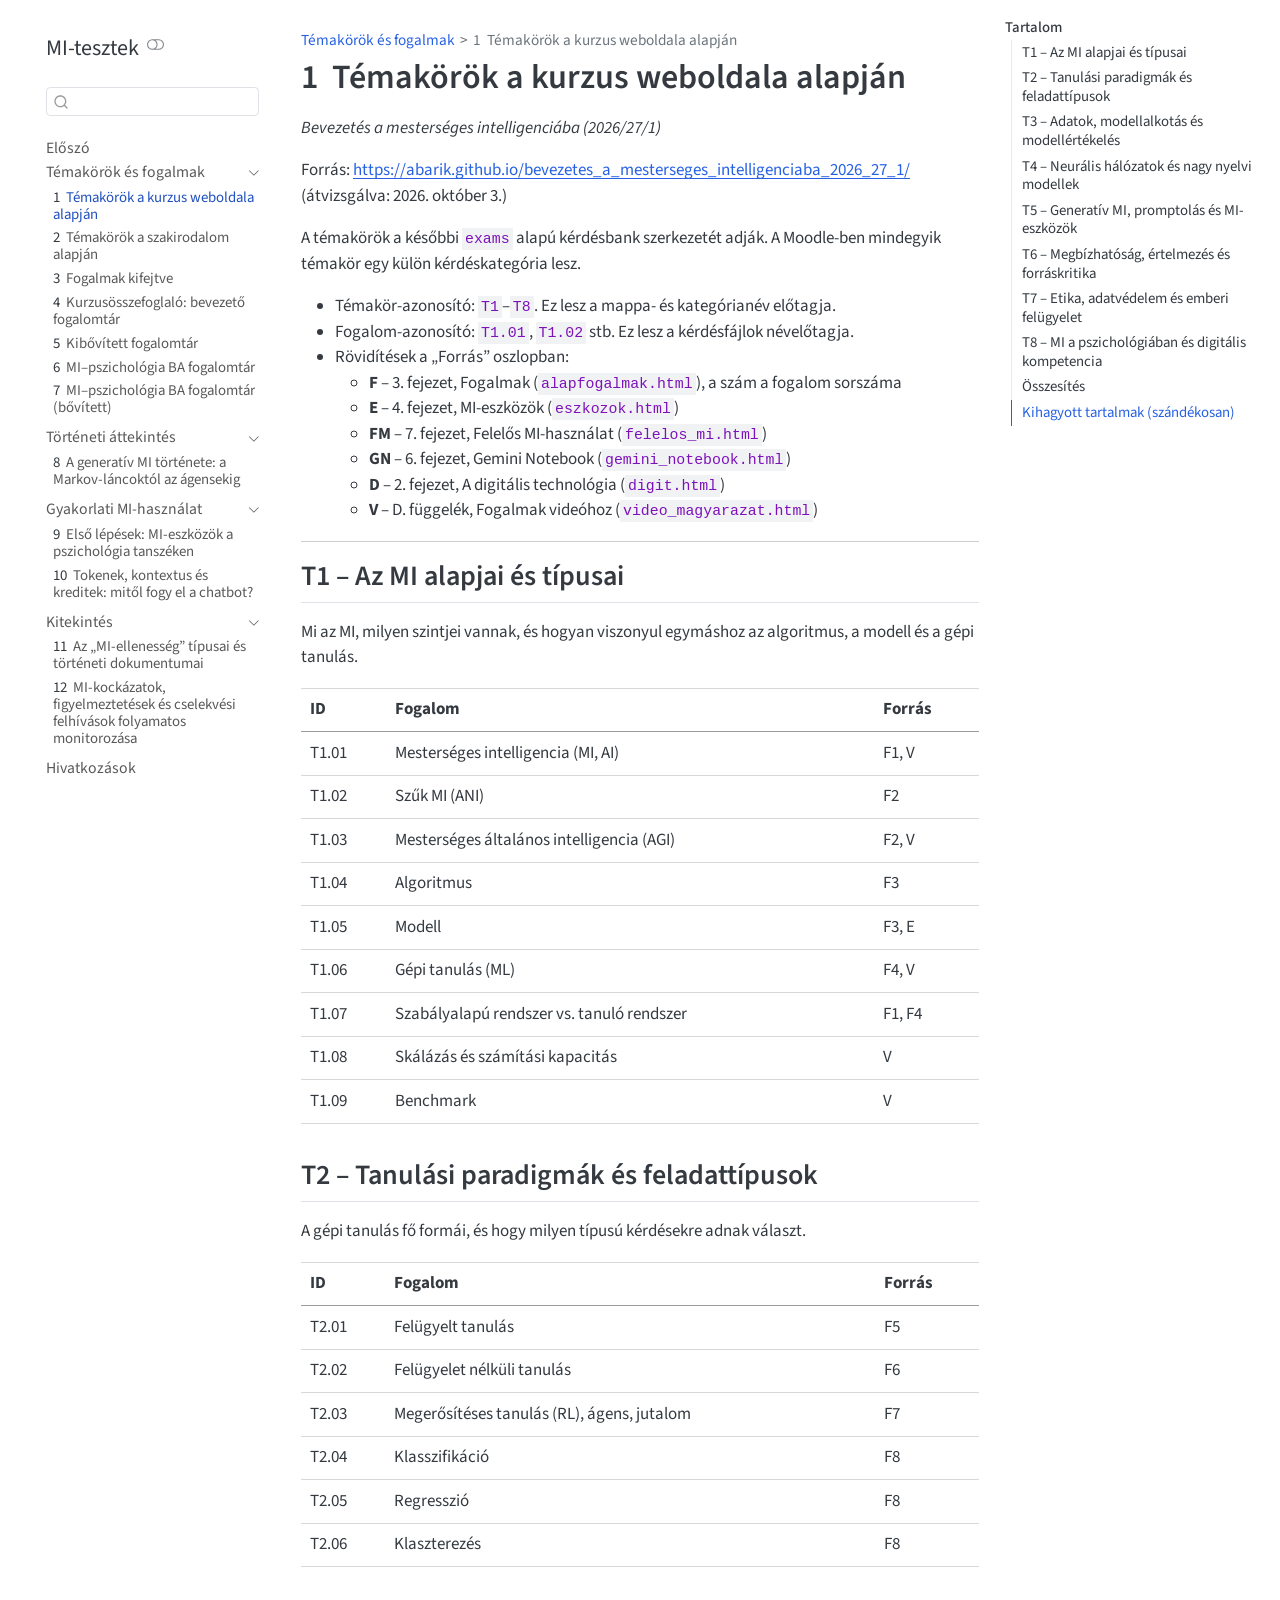
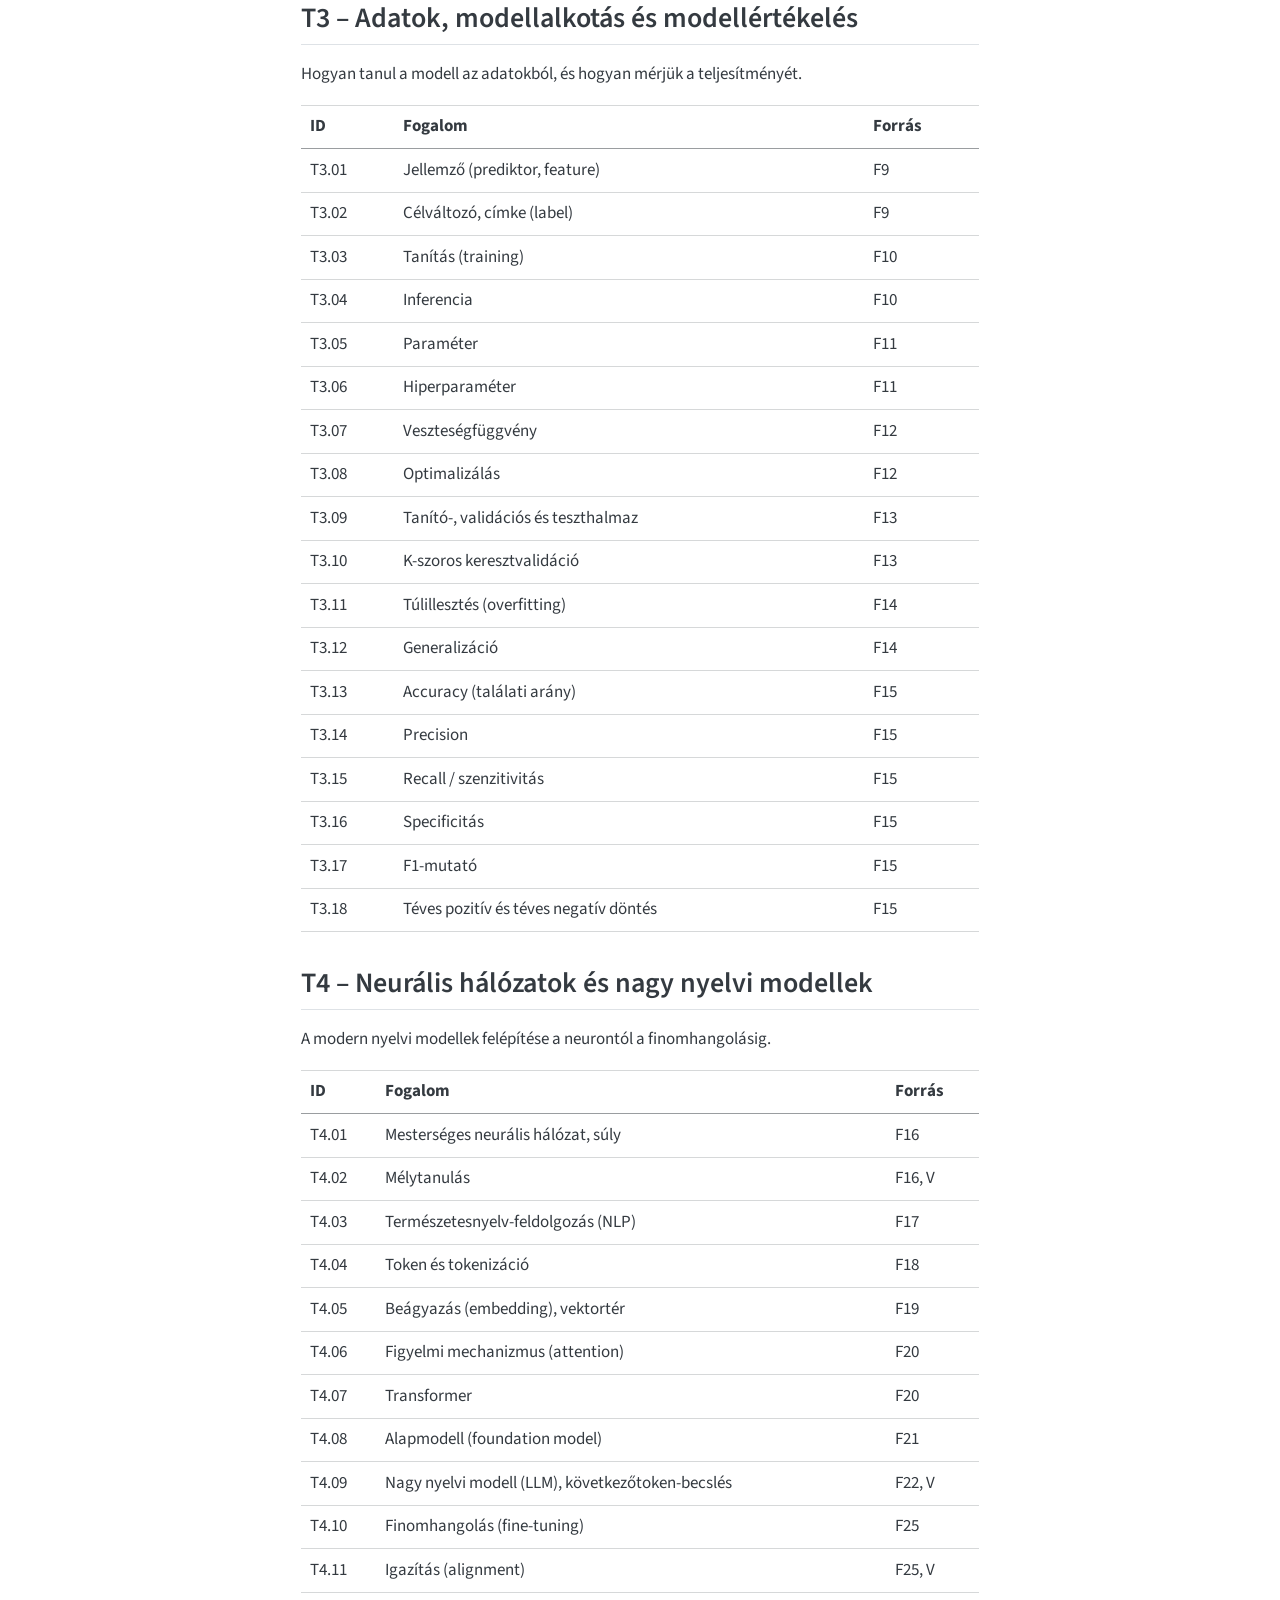
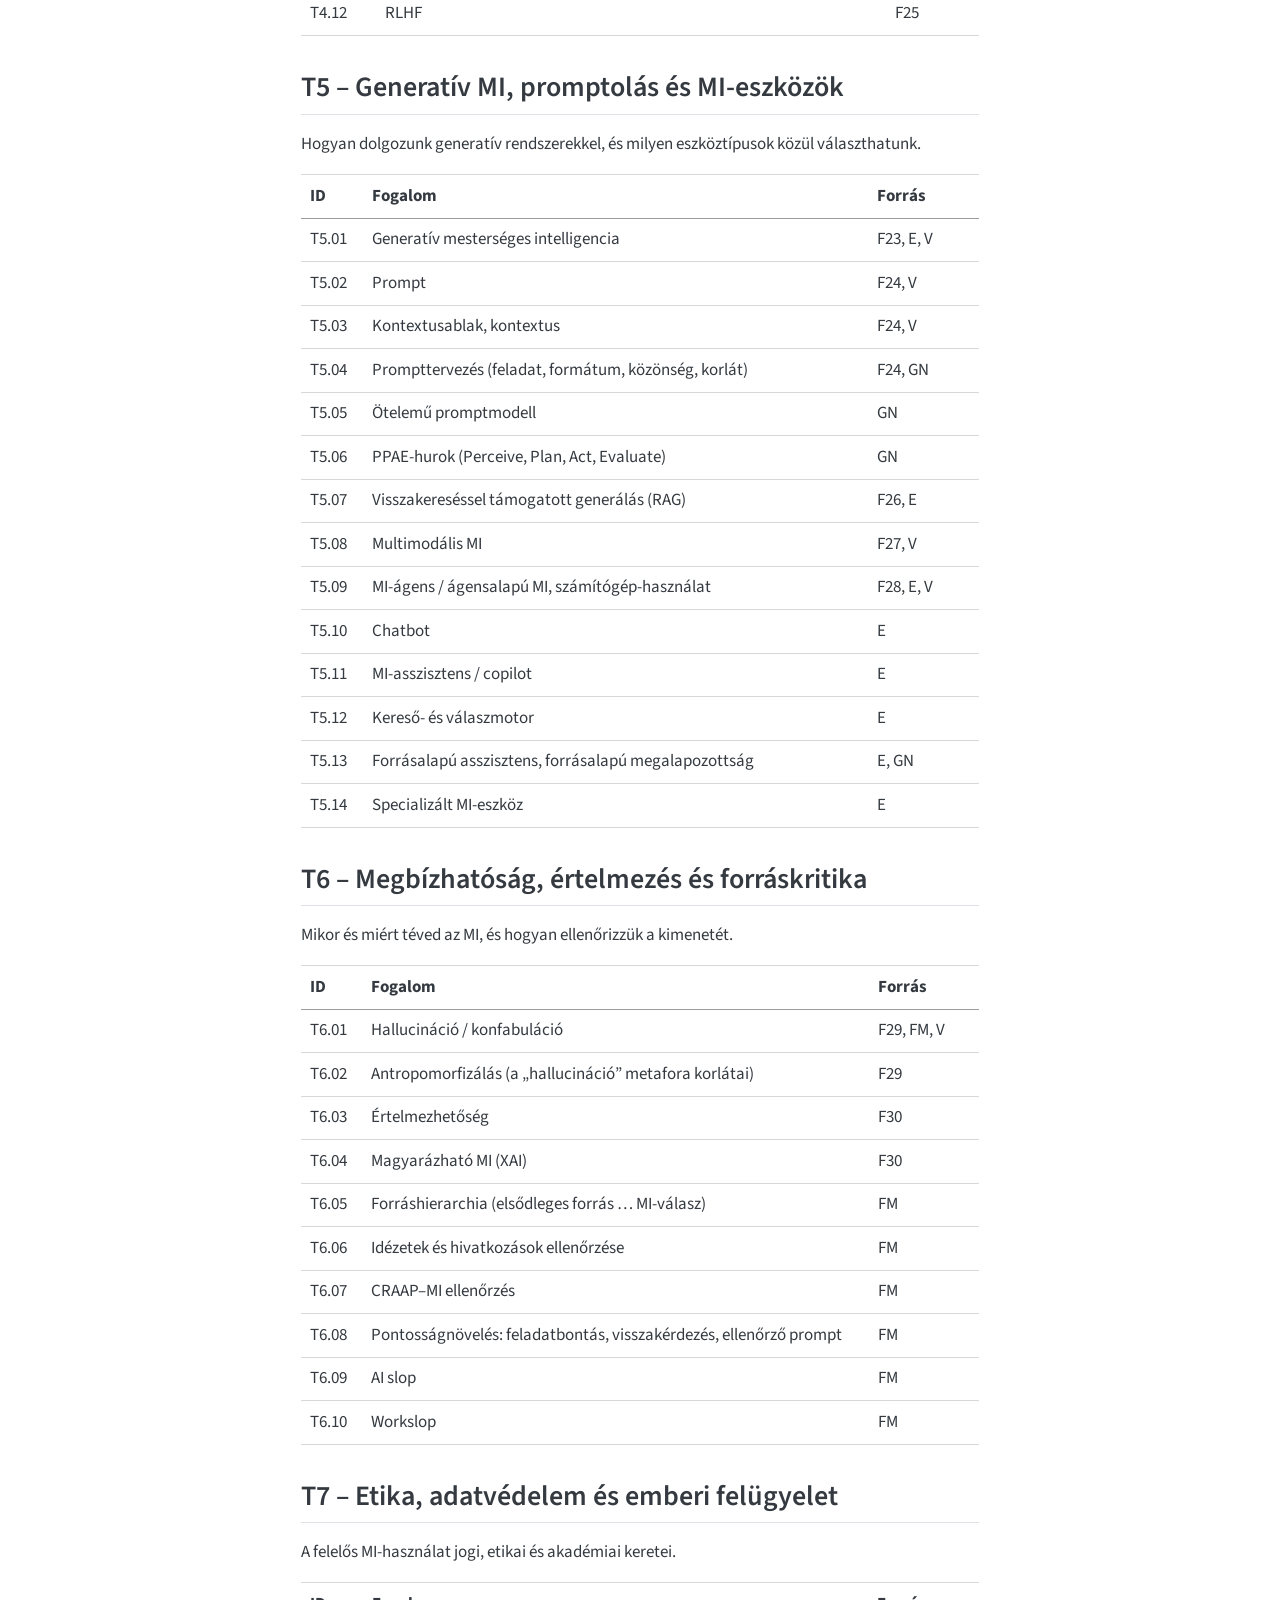
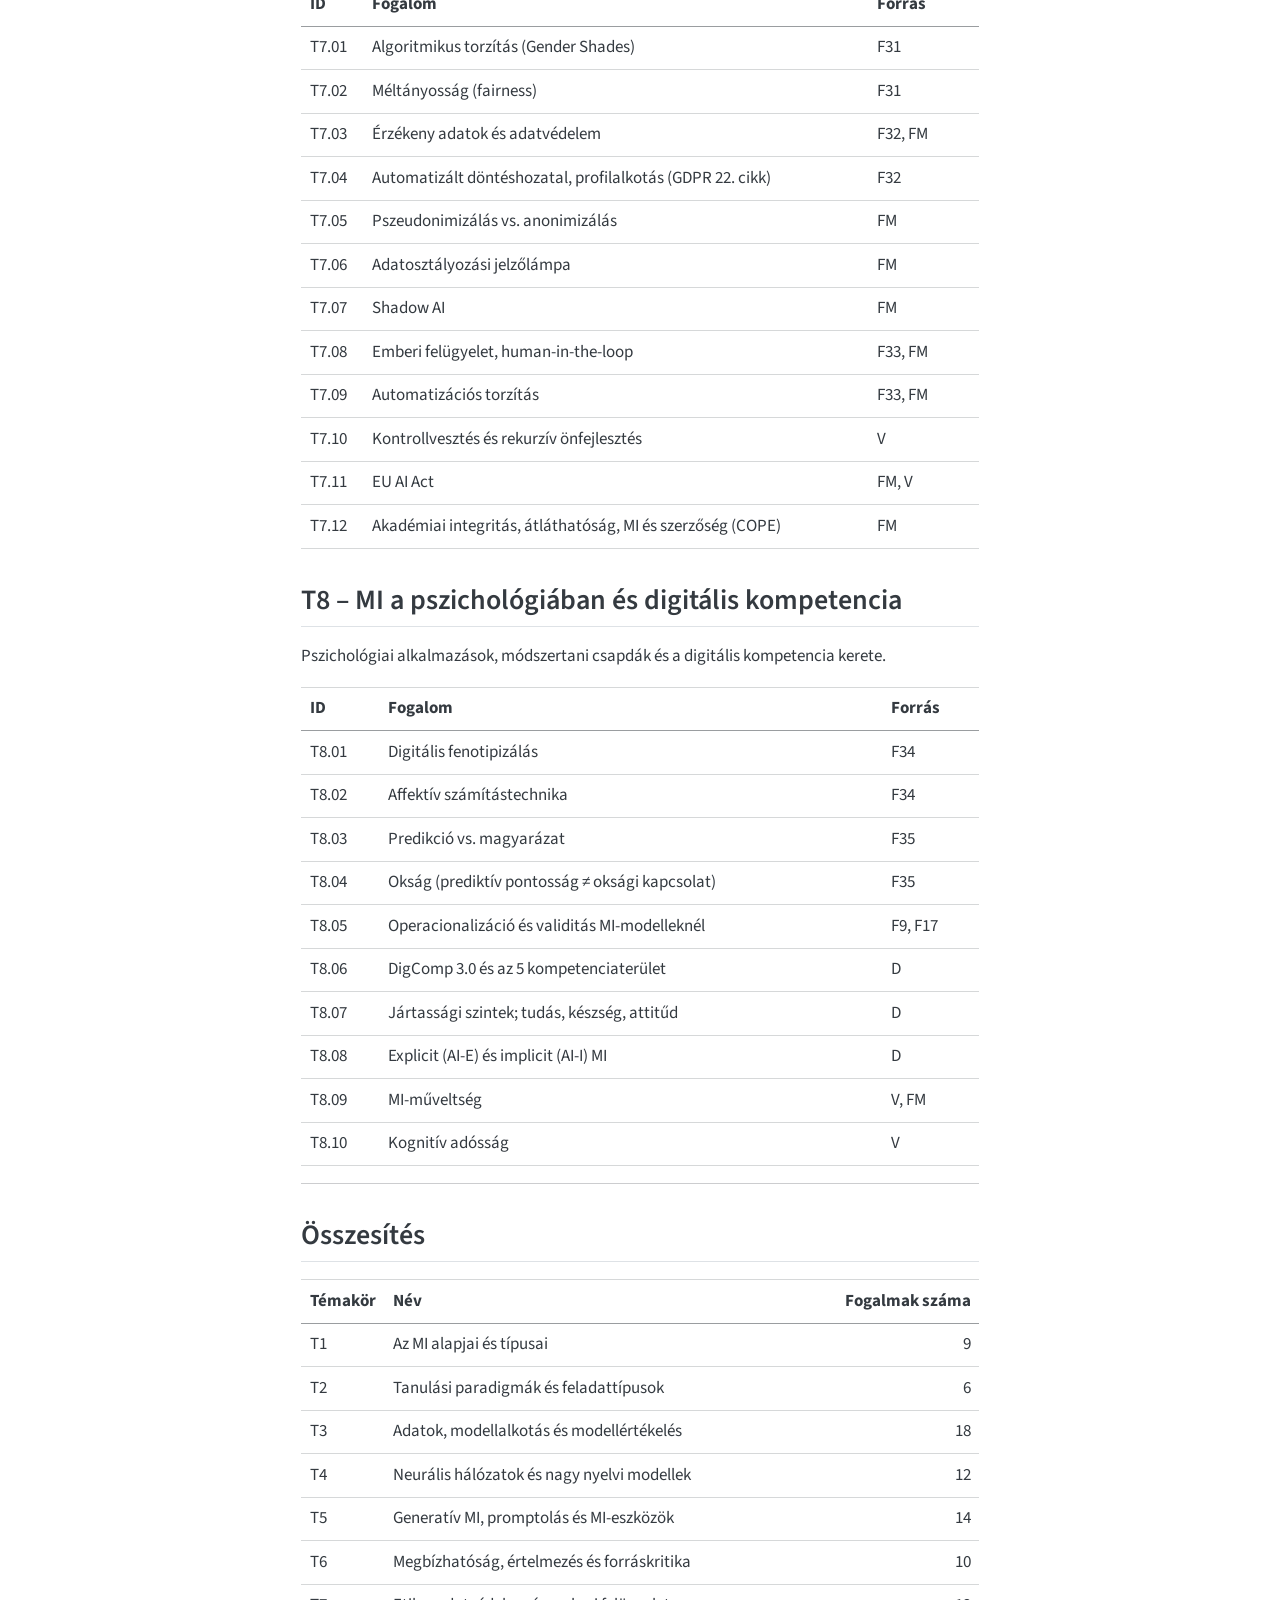
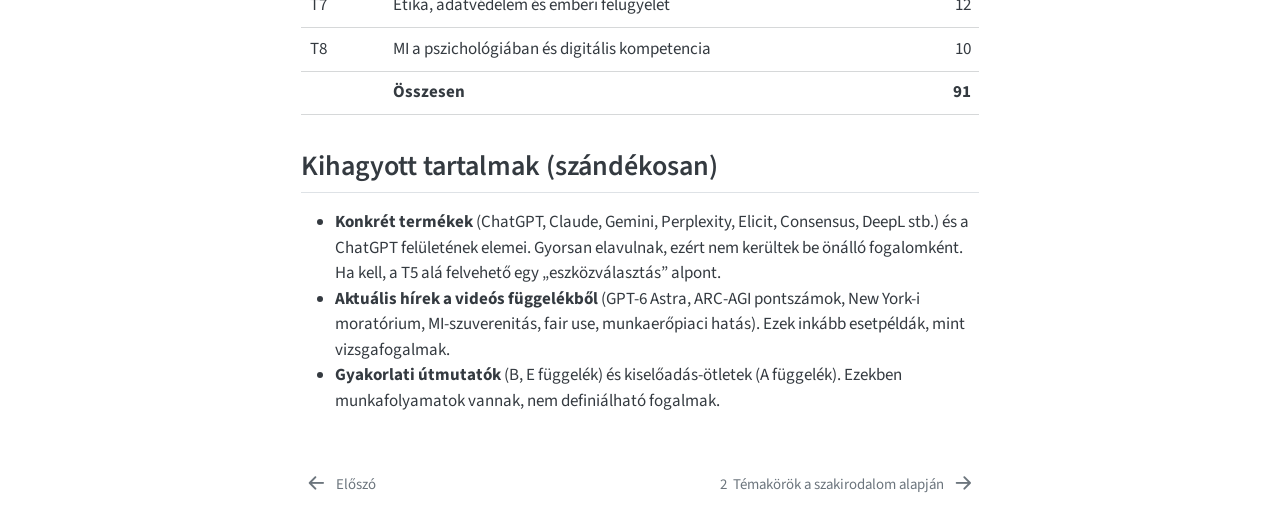
<file: docs/temakorok.html>
<!DOCTYPE html>
<html xmlns="http://www.w3.org/1999/xhtml" lang="hu" xml:lang="hu"><head>

<meta charset="utf-8">
<meta name="generator" content="quarto-1.10.18">

<meta name="viewport" content="width=device-width, initial-scale=1.0, user-scalable=yes">


<title>1&nbsp; Témakörök a kurzus weboldala alapján – MI-tesztek</title>
<style>
/* Default styles provided by pandoc.
** See https://pandoc.org/MANUAL.html#variables-for-html for config info.
*/
span.smallcaps{font-variant: small-caps;}
div.columns{display: flex; gap: 1.5em;}
div.column{flex: auto;}
@media screen {
div.columns{gap: min(4vw, 1.5em);}
div.column{overflow-x: auto;}
}
div.hanging-indent{margin-left: 1.5em; text-indent: -1.5em;}
ul.task-list{list-style: none;}
ul.task-list li input[type="checkbox"] {
  width: 0.8em;
  margin: 0 0.8em 0.2em -1em; /* quarto-specific, see https://github.com/quarto-dev/quarto-cli/issues/4556 */ 
  vertical-align: middle;
}
/* CSS for citations */
div.csl-bib-body { }
div.csl-entry {
  clear: both;
  margin-bottom: 0em;
}
.hanging-indent div.csl-entry {
  margin-left:2em;
  text-indent:-2em;
}
div.csl-left-margin {
  min-width:2em;
  float:left;
}
div.csl-right-inline {
  margin-left:2em;
  padding-left:1em;
}
div.csl-indent {
  margin-left: 2em;
}</style>


<script src="site_libs/quarto-nav/quarto-nav.js"></script>
<script src="site_libs/quarto-nav/headroom.min.js"></script>
<script src="site_libs/clipboard/clipboard.min.js"></script>
<script src="site_libs/quarto-search/autocomplete.umd.js"></script>
<script src="site_libs/quarto-search/fuse.min.js"></script>
<script src="site_libs/quarto-search/quarto-search.js"></script>
<meta name="quarto:offset" content="./">
<link href="./temakorok_irodalom.html" rel="next">
<link href="./index.html" rel="prev">
<script src="site_libs/quarto-html/quarto.js" type="module"></script>
<script src="site_libs/quarto-html/tabsets/tabsets.js" type="module"></script>
<script src="site_libs/quarto-html/popper.min.js"></script>
<script src="site_libs/quarto-html/tippy.umd.min.js"></script>
<script src="site_libs/quarto-html/anchor.min.js"></script>
<link href="site_libs/quarto-html/tippy.css" rel="stylesheet">
<link href="site_libs/quarto-html/quarto-syntax-highlighting-64a204ab8560d761af7679ceaba22944.css" rel="stylesheet" class="quarto-color-scheme" id="quarto-text-highlighting-styles">
<link href="site_libs/quarto-html/quarto-syntax-highlighting-dark-b85bc7c33db8c58e0ec93c3465666fed.css" rel="stylesheet" class="quarto-color-scheme quarto-color-alternate" id="quarto-text-highlighting-styles">
<link href="site_libs/quarto-html/quarto-syntax-highlighting-64a204ab8560d761af7679ceaba22944.css" rel="stylesheet" class="quarto-color-scheme-extra" id="quarto-text-highlighting-styles">
<script src="site_libs/bootstrap/bootstrap.min.js"></script>
<link href="site_libs/bootstrap/bootstrap-icons.css" rel="stylesheet">
<link href="site_libs/bootstrap/bootstrap-9d427fb9aa4e7f60cd390d7ae3c7ba90.min.css" rel="stylesheet" append-hash="true" class="quarto-color-scheme" id="quarto-bootstrap" data-mode="light">
<link href="site_libs/bootstrap/bootstrap-dark-494993c62a01dd0104ea6b4a58da199b.min.css" rel="stylesheet" append-hash="true" class="quarto-color-scheme quarto-color-alternate" id="quarto-bootstrap" data-mode="dark">
<link href="site_libs/bootstrap/bootstrap-9d427fb9aa4e7f60cd390d7ae3c7ba90.min.css" rel="stylesheet" append-hash="true" class="quarto-color-scheme-extra" id="quarto-bootstrap" data-mode="light">
<script id="quarto-search-options" type="application/json">{
  "location": "sidebar",
  "copy-button": false,
  "collapse-after": 3,
  "panel-placement": "start",
  "type": "textbox",
  "limit": 50,
  "keyboard-shortcut": [
    "f",
    "/",
    "s"
  ],
  "show-item-context": false,
  "language": {
    "search-no-results-text": "Nincs találat",
    "search-matching-documents-text": "matching documents",
    "search-copy-link-title": "Copy link to search",
    "search-hide-matches-text": "Hide additional matches",
    "search-more-match-text": "more match in this document",
    "search-more-matches-text": "more matches in this document",
    "search-clear-button-title": "Clear",
    "search-text-placeholder": "",
    "search-detached-cancel-button-title": "Cancel",
    "search-submit-button-title": "Submit",
    "search-label": "Search"
  }
}</script>
<style>html{ scroll-behavior: smooth; }</style>


</head>

<body class="nav-sidebar floating quarto-light"><script id="quarto-html-before-body" type="application/javascript">
    const toggleBodyColorMode = (bsSheetEl) => {
      const mode = bsSheetEl.getAttribute("data-mode");
      const bodyEl = window.document.querySelector("body");
      if (mode === "dark") {
        bodyEl.classList.add("quarto-dark");
        bodyEl.classList.remove("quarto-light");
      } else {
        bodyEl.classList.add("quarto-light");
        bodyEl.classList.remove("quarto-dark");
      }
    }
    const toggleBodyColorPrimary = () => {
      const bsSheetEl = window.document.querySelector("link#quarto-bootstrap:not([rel=disabled-stylesheet])");
      if (bsSheetEl) {
        toggleBodyColorMode(bsSheetEl);
      }
    }
    const setColorSchemeToggle = (alternate) => {
      const toggles = window.document.querySelectorAll('.quarto-color-scheme-toggle');
      for (let i=0; i < toggles.length; i++) {
        const toggle = toggles[i];
        if (toggle) {
          if (alternate) {
            toggle.classList.add("alternate");
          } else {
            toggle.classList.remove("alternate");
          }
        }
      }
    };
    const toggleColorMode = (alternate) => {
      // Switch the stylesheets
      const primaryStylesheets = window.document.querySelectorAll('link.quarto-color-scheme:not(.quarto-color-alternate)');
      const alternateStylesheets = window.document.querySelectorAll('link.quarto-color-scheme.quarto-color-alternate');
      manageTransitions('#quarto-margin-sidebar .nav-link', false);
      if (alternate) {
        // note: dark is layered on light, we don't disable primary!
        enableStylesheet(alternateStylesheets);
        for (const sheetNode of alternateStylesheets) {
          if (sheetNode.id === "quarto-bootstrap") {
            toggleBodyColorMode(sheetNode);
          }
        }
      } else {
        disableStylesheet(alternateStylesheets);
        enableStylesheet(primaryStylesheets)
        toggleBodyColorPrimary();
      }
      manageTransitions('#quarto-margin-sidebar .nav-link', true);
      // Switch the toggles
      setColorSchemeToggle(alternate)
      // Hack to workaround the fact that safari doesn't
      // properly recolor the scrollbar when toggling (#1455)
      if (navigator.userAgent.indexOf('Safari') > 0 && navigator.userAgent.indexOf('Chrome') == -1) {
        manageTransitions("body", false);
        window.scrollTo(0, 1);
        setTimeout(() => {
          window.scrollTo(0, 0);
          manageTransitions("body", true);
        }, 40);
      }
    }
    const disableStylesheet = (stylesheets) => {
      for (let i=0; i < stylesheets.length; i++) {
        const stylesheet = stylesheets[i];
        stylesheet.rel = 'disabled-stylesheet';
      }
    }
    const enableStylesheet = (stylesheets) => {
      for (let i=0; i < stylesheets.length; i++) {
        const stylesheet = stylesheets[i];
        if(stylesheet.rel !== 'stylesheet') { // for Chrome, which will still FOUC without this check
          stylesheet.rel = 'stylesheet';
        }
      }
    }
    const manageTransitions = (selector, allowTransitions) => {
      const els = window.document.querySelectorAll(selector);
      for (let i=0; i < els.length; i++) {
        const el = els[i];
        if (allowTransitions) {
          el.classList.remove('notransition');
        } else {
          el.classList.add('notransition');
        }
      }
    }
    const isFileUrl = () => {
      return window.location.protocol === 'file:';
    }
    const hasAlternateSentinel = () => {
      let styleSentinel = getColorSchemeSentinel();
      if (styleSentinel !== null) {
        return styleSentinel === "alternate";
      } else {
        return false;
      }
    }
    const setStyleSentinel = (alternate) => {
      const value = alternate ? "alternate" : "default";
      if (!isFileUrl()) {
        window.localStorage.setItem("quarto-color-scheme", value);
      } else {
        localAlternateSentinel = value;
      }
    }
    const getColorSchemeSentinel = () => {
      if (!isFileUrl()) {
        const storageValue = window.localStorage.getItem("quarto-color-scheme");
        return storageValue != null ? storageValue : localAlternateSentinel;
      } else {
        return localAlternateSentinel;
      }
    }
    const toggleGiscusIfUsed = (isAlternate, darkModeDefault) => {
      const baseTheme = document.querySelector('#giscus-base-theme')?.value ?? 'light';
      const alternateTheme = document.querySelector('#giscus-alt-theme')?.value ?? 'dark';
      let newTheme = '';
      if(authorPrefersDark) {
        newTheme = isAlternate ? baseTheme : alternateTheme;
      } else {
        newTheme = isAlternate ? alternateTheme : baseTheme;
      }
      const changeGiscusTheme = () => {
        // From: https://github.com/giscus/giscus/issues/336
        const sendMessage = (message) => {
          const iframe = document.querySelector('iframe.giscus-frame');
          if (!iframe) return;
          iframe.contentWindow.postMessage({ giscus: message }, 'https://giscus.app');
        }
        sendMessage({
          setConfig: {
            theme: newTheme
          }
        });
      }
      const isGiscussLoaded = window.document.querySelector('iframe.giscus-frame') !== null;
      if (isGiscussLoaded) {
        changeGiscusTheme();
      }
    };
    const authorPrefersDark = false;
    const darkModeDefault = authorPrefersDark;
      document.querySelector('link#quarto-text-highlighting-styles.quarto-color-scheme-extra').rel = 'disabled-stylesheet';
      document.querySelector('link#quarto-bootstrap.quarto-color-scheme-extra').rel = 'disabled-stylesheet';
    let localAlternateSentinel = darkModeDefault ? 'alternate' : 'default';
    // Dark / light mode switch
    window.quartoToggleColorScheme = () => {
      // Read the current dark / light value
      let toAlternate = !hasAlternateSentinel();
      toggleColorMode(toAlternate);
      setStyleSentinel(toAlternate);
      toggleGiscusIfUsed(toAlternate, darkModeDefault);
      window.dispatchEvent(new Event('resize'));
    };
    // Switch to dark mode if need be
    if (hasAlternateSentinel()) {
      toggleColorMode(true);
    } else {
      toggleColorMode(false);
    }
  </script>

<div id="quarto-search-results"></div>
  <header id="quarto-header" class="headroom fixed-top">
  <nav class="quarto-secondary-nav">
    <div class="container-fluid d-flex">
      <button type="button" class="quarto-btn-toggle btn" data-bs-toggle="collapse" role="button" data-bs-target=".quarto-sidebar-collapse-item" aria-controls="quarto-sidebar" aria-expanded="false" aria-label="Toggle sidebar navigation" onclick="if (window.quartoToggleHeadroom) { window.quartoToggleHeadroom(); }">
        <i class="bi bi-layout-text-sidebar-reverse"></i>
      </button>
        <nav class="quarto-page-breadcrumbs" aria-label="breadcrumb"><ol class="breadcrumb"><li class="breadcrumb-item"><a href="./temakorok.html">Témakörök és fogalmak</a></li><li class="breadcrumb-item"><a href="./temakorok.html"><span class="chapter-number">1</span>&nbsp; <span class="chapter-title">Témakörök a kurzus weboldala alapján</span></a></li></ol></nav>
        <a class="flex-grow-1" role="navigation" data-bs-toggle="collapse" data-bs-target=".quarto-sidebar-collapse-item" aria-controls="quarto-sidebar" aria-expanded="false" aria-label="Toggle sidebar navigation" onclick="if (window.quartoToggleHeadroom) { window.quartoToggleHeadroom(); }">      
        </a>
      <button type="button" class="btn quarto-search-button" aria-label="Search" onclick="window.quartoOpenSearch();">
        <i class="bi bi-search"></i>
      </button>
    </div>
  </nav>
</header>
<!-- content -->
<div id="quarto-content" class="quarto-container page-columns page-rows-contents page-layout-article">
<!-- sidebar -->
  <nav id="quarto-sidebar" class="sidebar collapse collapse-horizontal quarto-sidebar-collapse-item sidebar-navigation floating overflow-auto">
    <div class="pt-lg-2 mt-2 text-left sidebar-header">
    <div class="sidebar-title mb-0 py-0">
      <a href="./">MI-tesztek</a> 
        <div class="sidebar-tools-main">
  <a href="" class="quarto-color-scheme-toggle quarto-navigation-tool  px-1" onclick="window.quartoToggleColorScheme(); return false;" title="Toggle dark mode"><i class="bi"></i></a>
</div>
    </div>
      </div>
        <div class="mt-2 flex-shrink-0 align-items-center">
        <div class="sidebar-search">
        <div id="quarto-search" class="" title="Search"></div>
        </div>
        </div>
    <div class="sidebar-menu-container"> 
    <ul class="list-unstyled mt-1">
        <li class="sidebar-item">
  <div class="sidebar-item-container"> 
  <a href="./index.html" class="sidebar-item-text sidebar-link">
 <span class="menu-text">Előszó</span></a>
  </div>
</li>
        <li class="sidebar-item sidebar-item-section">
      <div class="sidebar-item-container"> 
            <a class="sidebar-item-text sidebar-link text-start" data-bs-toggle="collapse" data-bs-target="#quarto-sidebar-section-1" role="navigation" aria-expanded="true">
 <span class="menu-text">Témakörök és fogalmak</span></a>
          <a class="sidebar-item-toggle text-start" data-bs-toggle="collapse" data-bs-target="#quarto-sidebar-section-1" role="navigation" aria-expanded="true" aria-label="Toggle section">
            <i class="bi bi-chevron-right ms-2"></i>
          </a> 
      </div>
      <ul id="quarto-sidebar-section-1" class="collapse list-unstyled sidebar-section depth1 show">  
          <li class="sidebar-item">
  <div class="sidebar-item-container"> 
  <a href="./temakorok.html" class="sidebar-item-text sidebar-link active">
 <span class="menu-text"><span class="chapter-number">1</span>&nbsp; <span class="chapter-title">Témakörök a kurzus weboldala alapján</span></span></a>
  </div>
</li>
          <li class="sidebar-item">
  <div class="sidebar-item-container"> 
  <a href="./temakorok_irodalom.html" class="sidebar-item-text sidebar-link">
 <span class="menu-text"><span class="chapter-number">2</span>&nbsp; <span class="chapter-title">Témakörök a szakirodalom alapján</span></span></a>
  </div>
</li>
          <li class="sidebar-item">
  <div class="sidebar-item-container"> 
  <a href="./temakorok_irodalom_kifejtve.html" class="sidebar-item-text sidebar-link">
 <span class="menu-text"><span class="chapter-number">3</span>&nbsp; <span class="chapter-title">Fogalmak kifejtve</span></span></a>
  </div>
</li>
          <li class="sidebar-item">
  <div class="sidebar-item-container"> 
  <a href="./kurzusosszefoglalo_pai.html" class="sidebar-item-text sidebar-link">
 <span class="menu-text"><span class="chapter-number">4</span>&nbsp; <span class="chapter-title">Kurzusösszefoglaló: bevezető fogalomtár</span></span></a>
  </div>
</li>
          <li class="sidebar-item">
  <div class="sidebar-item-container"> 
  <a href="./kurzusosszefoglalo_pai_2.html" class="sidebar-item-text sidebar-link">
 <span class="menu-text"><span class="chapter-number">5</span>&nbsp; <span class="chapter-title">Kibővített fogalomtár</span></span></a>
  </div>
</li>
          <li class="sidebar-item">
  <div class="sidebar-item-container"> 
  <a href="./kurzusosszefoglalo_pai_3.html" class="sidebar-item-text sidebar-link">
 <span class="menu-text"><span class="chapter-number">6</span>&nbsp; <span class="chapter-title">MI–pszichológia BA fogalomtár</span></span></a>
  </div>
</li>
          <li class="sidebar-item">
  <div class="sidebar-item-container"> 
  <a href="./kurzusosszefoglalo_pai_4.html" class="sidebar-item-text sidebar-link">
 <span class="menu-text"><span class="chapter-number">7</span>&nbsp; <span class="chapter-title">MI–pszichológia BA fogalomtár (bővített)</span></span></a>
  </div>
</li>
      </ul>
  </li>
        <li class="sidebar-item sidebar-item-section">
      <div class="sidebar-item-container"> 
            <a class="sidebar-item-text sidebar-link text-start" data-bs-toggle="collapse" data-bs-target="#quarto-sidebar-section-2" role="navigation" aria-expanded="true">
 <span class="menu-text">Történeti áttekintés</span></a>
          <a class="sidebar-item-toggle text-start" data-bs-toggle="collapse" data-bs-target="#quarto-sidebar-section-2" role="navigation" aria-expanded="true" aria-label="Toggle section">
            <i class="bi bi-chevron-right ms-2"></i>
          </a> 
      </div>
      <ul id="quarto-sidebar-section-2" class="collapse list-unstyled sidebar-section depth1 show">  
          <li class="sidebar-item">
  <div class="sidebar-item-container"> 
  <a href="./generativ-mi-tortenete.html" class="sidebar-item-text sidebar-link">
 <span class="menu-text"><span class="chapter-number">8</span>&nbsp; <span class="chapter-title">A generatív MI története: a Markov-láncoktól az ágensekig</span></span></a>
  </div>
</li>
      </ul>
  </li>
        <li class="sidebar-item sidebar-item-section">
      <div class="sidebar-item-container"> 
            <a class="sidebar-item-text sidebar-link text-start" data-bs-toggle="collapse" data-bs-target="#quarto-sidebar-section-3" role="navigation" aria-expanded="true">
 <span class="menu-text">Gyakorlati MI-használat</span></a>
          <a class="sidebar-item-toggle text-start" data-bs-toggle="collapse" data-bs-target="#quarto-sidebar-section-3" role="navigation" aria-expanded="true" aria-label="Toggle section">
            <i class="bi bi-chevron-right ms-2"></i>
          </a> 
      </div>
      <ul id="quarto-sidebar-section-3" class="collapse list-unstyled sidebar-section depth1 show">  
          <li class="sidebar-item">
  <div class="sidebar-item-container"> 
  <a href="./elso-lepesek.html" class="sidebar-item-text sidebar-link">
 <span class="menu-text"><span class="chapter-number">9</span>&nbsp; <span class="chapter-title">Első lépések: MI-eszközök a pszichológia tanszéken</span></span></a>
  </div>
</li>
          <li class="sidebar-item">
  <div class="sidebar-item-container"> 
  <a href="./tokenek-es-kreditek.html" class="sidebar-item-text sidebar-link">
 <span class="menu-text"><span class="chapter-number">10</span>&nbsp; <span class="chapter-title">Tokenek, kontextus és kreditek: mitől fogy el a chatbot?</span></span></a>
  </div>
</li>
      </ul>
  </li>
        <li class="sidebar-item sidebar-item-section">
      <div class="sidebar-item-container"> 
            <a class="sidebar-item-text sidebar-link text-start" data-bs-toggle="collapse" data-bs-target="#quarto-sidebar-section-4" role="navigation" aria-expanded="true">
 <span class="menu-text">Kitekintés</span></a>
          <a class="sidebar-item-toggle text-start" data-bs-toggle="collapse" data-bs-target="#quarto-sidebar-section-4" role="navigation" aria-expanded="true" aria-label="Toggle section">
            <i class="bi bi-chevron-right ms-2"></i>
          </a> 
      </div>
      <ul id="quarto-sidebar-section-4" class="collapse list-unstyled sidebar-section depth1 show">  
          <li class="sidebar-item">
  <div class="sidebar-item-container"> 
  <a href="./MI-ellenesseg.html" class="sidebar-item-text sidebar-link">
 <span class="menu-text"><span class="chapter-number">11</span>&nbsp; <span class="chapter-title">Az „MI-ellenesség” típusai és történeti dokumentumai</span></span></a>
  </div>
</li>
          <li class="sidebar-item">
  <div class="sidebar-item-container"> 
  <a href="./MI-kockazat-monitoring.html" class="sidebar-item-text sidebar-link">
 <span class="menu-text"><span class="chapter-number">12</span>&nbsp; <span class="chapter-title">MI-kockázatok, figyelmeztetések és cselekvési felhívások folyamatos monitorozása</span></span></a>
  </div>
</li>
      </ul>
  </li>
        <li class="sidebar-item">
  <div class="sidebar-item-container"> 
  <a href="./references.html" class="sidebar-item-text sidebar-link">
 <span class="menu-text">Hivatkozások</span></a>
  </div>
</li>
    </ul>
    </div>
</nav>
<div id="quarto-sidebar-glass" class="quarto-sidebar-collapse-item" data-bs-toggle="collapse" data-bs-target=".quarto-sidebar-collapse-item"></div>
<!-- margin-sidebar -->
    <div id="quarto-margin-sidebar" class="sidebar margin-sidebar">
        <nav id="TOC" role="doc-toc" class="toc-active">
    <h2 id="toc-title">Tartalom</h2>
   
  <ul>
  <li><a href="#t1-az-mi-alapjai-és-típusai" id="toc-t1-az-mi-alapjai-és-típusai" class="nav-link active" data-scroll-target="#t1-az-mi-alapjai-és-típusai">T1 – Az MI alapjai és típusai</a></li>
  <li><a href="#t2-tanulási-paradigmák-és-feladattípusok" id="toc-t2-tanulási-paradigmák-és-feladattípusok" class="nav-link" data-scroll-target="#t2-tanulási-paradigmák-és-feladattípusok">T2 – Tanulási paradigmák és feladattípusok</a></li>
  <li><a href="#t3-adatok-modellalkotás-és-modellértékelés" id="toc-t3-adatok-modellalkotás-és-modellértékelés" class="nav-link" data-scroll-target="#t3-adatok-modellalkotás-és-modellértékelés">T3 – Adatok, modellalkotás és modellértékelés</a></li>
  <li><a href="#t4-neurális-hálózatok-és-nagy-nyelvi-modellek" id="toc-t4-neurális-hálózatok-és-nagy-nyelvi-modellek" class="nav-link" data-scroll-target="#t4-neurális-hálózatok-és-nagy-nyelvi-modellek">T4 – Neurális hálózatok és nagy nyelvi modellek</a></li>
  <li><a href="#t5-generatív-mi-promptolás-és-mi-eszközök" id="toc-t5-generatív-mi-promptolás-és-mi-eszközök" class="nav-link" data-scroll-target="#t5-generatív-mi-promptolás-és-mi-eszközök">T5 – Generatív MI, promptolás és MI-eszközök</a></li>
  <li><a href="#t6-megbízhatóság-értelmezés-és-forráskritika" id="toc-t6-megbízhatóság-értelmezés-és-forráskritika" class="nav-link" data-scroll-target="#t6-megbízhatóság-értelmezés-és-forráskritika">T6 – Megbízhatóság, értelmezés és forráskritika</a></li>
  <li><a href="#t7-etika-adatvédelem-és-emberi-felügyelet" id="toc-t7-etika-adatvédelem-és-emberi-felügyelet" class="nav-link" data-scroll-target="#t7-etika-adatvédelem-és-emberi-felügyelet">T7 – Etika, adatvédelem és emberi felügyelet</a></li>
  <li><a href="#t8-mi-a-pszichológiában-és-digitális-kompetencia" id="toc-t8-mi-a-pszichológiában-és-digitális-kompetencia" class="nav-link" data-scroll-target="#t8-mi-a-pszichológiában-és-digitális-kompetencia">T8 – MI a pszichológiában és digitális kompetencia</a></li>
  <li><a href="#összesítés" id="toc-összesítés" class="nav-link" data-scroll-target="#összesítés">Összesítés</a></li>
  <li><a href="#kihagyott-tartalmak-szándékosan" id="toc-kihagyott-tartalmak-szándékosan" class="nav-link" data-scroll-target="#kihagyott-tartalmak-szándékosan">Kihagyott tartalmak (szándékosan)</a></li>
  </ul>
</nav>
    </div>
<!-- main -->
<main class="content" id="quarto-document-content">


<header id="title-block-header" class="quarto-title-block default"><nav class="quarto-page-breadcrumbs quarto-title-breadcrumbs d-none d-lg-block" aria-label="breadcrumb"><ol class="breadcrumb"><li class="breadcrumb-item"><a href="./temakorok.html">Témakörök és fogalmak</a></li><li class="breadcrumb-item"><a href="./temakorok.html"><span class="chapter-number">1</span>&nbsp; <span class="chapter-title">Témakörök a kurzus weboldala alapján</span></a></li></ol></nav>
<div class="quarto-title">
<h1 class="title"><span id="sec-temakorok" class="quarto-section-identifier"><span class="chapter-number">1</span>&nbsp; <span class="chapter-title">Témakörök a kurzus weboldala alapján</span></span></h1>
</div>



<div class="quarto-title-meta">

    
  
    
  </div>
  


</header>


<p><em>Bevezetés a mesterséges intelligenciába (2026/27/1)</em></p>
<p>Forrás: <a href="https://abarik.github.io/bevezetes_a_mesterseges_intelligenciaba_2026_27_1/" class="uri">https://abarik.github.io/bevezetes_a_mesterseges_intelligenciaba_2026_27_1/</a> (átvizsgálva: 2026. október 3.)</p>
<p>A témakörök a későbbi <code>exams</code> alapú kérdésbank szerkezetét adják. A Moodle-ben mindegyik témakör egy külön kérdéskategória lesz.</p>
<ul>
<li>Témakör-azonosító: <code>T1</code>–<code>T8</code>. Ez lesz a mappa- és kategórianév előtagja.</li>
<li>Fogalom-azonosító: <code>T1.01</code>, <code>T1.02</code> stb. Ez lesz a kérdésfájlok névelőtagja.</li>
<li>Rövidítések a „Forrás” oszlopban:
<ul>
<li><strong>F</strong> – 3. fejezet, Fogalmak (<code>alapfogalmak.html</code>), a szám a fogalom sorszáma</li>
<li><strong>E</strong> – 4. fejezet, MI-eszközök (<code>eszkozok.html</code>)</li>
<li><strong>FM</strong> – 7. fejezet, Felelős MI-használat (<code>felelos_mi.html</code>)</li>
<li><strong>GN</strong> – 6. fejezet, Gemini Notebook (<code>gemini_notebook.html</code>)</li>
<li><strong>D</strong> – 2. fejezet, A digitális technológia (<code>digit.html</code>)</li>
<li><strong>V</strong> – D. függelék, Fogalmak videóhoz (<code>video_magyarazat.html</code>)</li>
</ul></li>
</ul>
<hr>
<section id="t1-az-mi-alapjai-és-típusai" class="level2">
<h2 class="anchored" data-anchor-id="t1-az-mi-alapjai-és-típusai">T1 – Az MI alapjai és típusai</h2>
<p>Mi az MI, milyen szintjei vannak, és hogyan viszonyul egymáshoz az algoritmus, a modell és a gépi tanulás.</p>
<table class="caption-top table">
<thead>
<tr class="header">
<th>ID</th>
<th>Fogalom</th>
<th>Forrás</th>
</tr>
</thead>
<tbody>
<tr class="odd">
<td>T1.01</td>
<td>Mesterséges intelligencia (MI, AI)</td>
<td>F1, V</td>
</tr>
<tr class="even">
<td>T1.02</td>
<td>Szűk MI (ANI)</td>
<td>F2</td>
</tr>
<tr class="odd">
<td>T1.03</td>
<td>Mesterséges általános intelligencia (AGI)</td>
<td>F2, V</td>
</tr>
<tr class="even">
<td>T1.04</td>
<td>Algoritmus</td>
<td>F3</td>
</tr>
<tr class="odd">
<td>T1.05</td>
<td>Modell</td>
<td>F3, E</td>
</tr>
<tr class="even">
<td>T1.06</td>
<td>Gépi tanulás (ML)</td>
<td>F4, V</td>
</tr>
<tr class="odd">
<td>T1.07</td>
<td>Szabályalapú rendszer vs.&nbsp;tanuló rendszer</td>
<td>F1, F4</td>
</tr>
<tr class="even">
<td>T1.08</td>
<td>Skálázás és számítási kapacitás</td>
<td>V</td>
</tr>
<tr class="odd">
<td>T1.09</td>
<td>Benchmark</td>
<td>V</td>
</tr>
</tbody>
</table>
</section>
<section id="t2-tanulási-paradigmák-és-feladattípusok" class="level2">
<h2 class="anchored" data-anchor-id="t2-tanulási-paradigmák-és-feladattípusok">T2 – Tanulási paradigmák és feladattípusok</h2>
<p>A gépi tanulás fő formái, és hogy milyen típusú kérdésekre adnak választ.</p>
<table class="caption-top table">
<thead>
<tr class="header">
<th>ID</th>
<th>Fogalom</th>
<th>Forrás</th>
</tr>
</thead>
<tbody>
<tr class="odd">
<td>T2.01</td>
<td>Felügyelt tanulás</td>
<td>F5</td>
</tr>
<tr class="even">
<td>T2.02</td>
<td>Felügyelet nélküli tanulás</td>
<td>F6</td>
</tr>
<tr class="odd">
<td>T2.03</td>
<td>Megerősítéses tanulás (RL), ágens, jutalom</td>
<td>F7</td>
</tr>
<tr class="even">
<td>T2.04</td>
<td>Klasszifikáció</td>
<td>F8</td>
</tr>
<tr class="odd">
<td>T2.05</td>
<td>Regresszió</td>
<td>F8</td>
</tr>
<tr class="even">
<td>T2.06</td>
<td>Klaszterezés</td>
<td>F8</td>
</tr>
</tbody>
</table>
</section>
<section id="t3-adatok-modellalkotás-és-modellértékelés" class="level2">
<h2 class="anchored" data-anchor-id="t3-adatok-modellalkotás-és-modellértékelés">T3 – Adatok, modellalkotás és modellértékelés</h2>
<p>Hogyan tanul a modell az adatokból, és hogyan mérjük a teljesítményét.</p>
<table class="caption-top table">
<thead>
<tr class="header">
<th>ID</th>
<th>Fogalom</th>
<th>Forrás</th>
</tr>
</thead>
<tbody>
<tr class="odd">
<td>T3.01</td>
<td>Jellemző (prediktor, feature)</td>
<td>F9</td>
</tr>
<tr class="even">
<td>T3.02</td>
<td>Célváltozó, címke (label)</td>
<td>F9</td>
</tr>
<tr class="odd">
<td>T3.03</td>
<td>Tanítás (training)</td>
<td>F10</td>
</tr>
<tr class="even">
<td>T3.04</td>
<td>Inferencia</td>
<td>F10</td>
</tr>
<tr class="odd">
<td>T3.05</td>
<td>Paraméter</td>
<td>F11</td>
</tr>
<tr class="even">
<td>T3.06</td>
<td>Hiperparaméter</td>
<td>F11</td>
</tr>
<tr class="odd">
<td>T3.07</td>
<td>Veszteségfüggvény</td>
<td>F12</td>
</tr>
<tr class="even">
<td>T3.08</td>
<td>Optimalizálás</td>
<td>F12</td>
</tr>
<tr class="odd">
<td>T3.09</td>
<td>Tanító-, validációs és teszthalmaz</td>
<td>F13</td>
</tr>
<tr class="even">
<td>T3.10</td>
<td>K-szoros keresztvalidáció</td>
<td>F13</td>
</tr>
<tr class="odd">
<td>T3.11</td>
<td>Túlillesztés (overfitting)</td>
<td>F14</td>
</tr>
<tr class="even">
<td>T3.12</td>
<td>Generalizáció</td>
<td>F14</td>
</tr>
<tr class="odd">
<td>T3.13</td>
<td>Accuracy (találati arány)</td>
<td>F15</td>
</tr>
<tr class="even">
<td>T3.14</td>
<td>Precision</td>
<td>F15</td>
</tr>
<tr class="odd">
<td>T3.15</td>
<td>Recall / szenzitivitás</td>
<td>F15</td>
</tr>
<tr class="even">
<td>T3.16</td>
<td>Specificitás</td>
<td>F15</td>
</tr>
<tr class="odd">
<td>T3.17</td>
<td>F1-mutató</td>
<td>F15</td>
</tr>
<tr class="even">
<td>T3.18</td>
<td>Téves pozitív és téves negatív döntés</td>
<td>F15</td>
</tr>
</tbody>
</table>
</section>
<section id="t4-neurális-hálózatok-és-nagy-nyelvi-modellek" class="level2">
<h2 class="anchored" data-anchor-id="t4-neurális-hálózatok-és-nagy-nyelvi-modellek">T4 – Neurális hálózatok és nagy nyelvi modellek</h2>
<p>A modern nyelvi modellek felépítése a neurontól a finomhangolásig.</p>
<table class="caption-top table">
<thead>
<tr class="header">
<th>ID</th>
<th>Fogalom</th>
<th>Forrás</th>
</tr>
</thead>
<tbody>
<tr class="odd">
<td>T4.01</td>
<td>Mesterséges neurális hálózat, súly</td>
<td>F16</td>
</tr>
<tr class="even">
<td>T4.02</td>
<td>Mélytanulás</td>
<td>F16, V</td>
</tr>
<tr class="odd">
<td>T4.03</td>
<td>Természetesnyelv-feldolgozás (NLP)</td>
<td>F17</td>
</tr>
<tr class="even">
<td>T4.04</td>
<td>Token és tokenizáció</td>
<td>F18</td>
</tr>
<tr class="odd">
<td>T4.05</td>
<td>Beágyazás (embedding), vektortér</td>
<td>F19</td>
</tr>
<tr class="even">
<td>T4.06</td>
<td>Figyelmi mechanizmus (attention)</td>
<td>F20</td>
</tr>
<tr class="odd">
<td>T4.07</td>
<td>Transformer</td>
<td>F20</td>
</tr>
<tr class="even">
<td>T4.08</td>
<td>Alapmodell (foundation model)</td>
<td>F21</td>
</tr>
<tr class="odd">
<td>T4.09</td>
<td>Nagy nyelvi modell (LLM), következőtoken-becslés</td>
<td>F22, V</td>
</tr>
<tr class="even">
<td>T4.10</td>
<td>Finomhangolás (fine-tuning)</td>
<td>F25</td>
</tr>
<tr class="odd">
<td>T4.11</td>
<td>Igazítás (alignment)</td>
<td>F25, V</td>
</tr>
<tr class="even">
<td>T4.12</td>
<td>RLHF</td>
<td>F25</td>
</tr>
</tbody>
</table>
</section>
<section id="t5-generatív-mi-promptolás-és-mi-eszközök" class="level2">
<h2 class="anchored" data-anchor-id="t5-generatív-mi-promptolás-és-mi-eszközök">T5 – Generatív MI, promptolás és MI-eszközök</h2>
<p>Hogyan dolgozunk generatív rendszerekkel, és milyen eszköztípusok közül választhatunk.</p>
<table class="caption-top table">
<colgroup>
<col style="width: 9%">
<col style="width: 73%">
<col style="width: 16%">
</colgroup>
<thead>
<tr class="header">
<th>ID</th>
<th>Fogalom</th>
<th>Forrás</th>
</tr>
</thead>
<tbody>
<tr class="odd">
<td>T5.01</td>
<td>Generatív mesterséges intelligencia</td>
<td>F23, E, V</td>
</tr>
<tr class="even">
<td>T5.02</td>
<td>Prompt</td>
<td>F24, V</td>
</tr>
<tr class="odd">
<td>T5.03</td>
<td>Kontextusablak, kontextus</td>
<td>F24, V</td>
</tr>
<tr class="even">
<td>T5.04</td>
<td>Prompttervezés (feladat, formátum, közönség, korlát)</td>
<td>F24, GN</td>
</tr>
<tr class="odd">
<td>T5.05</td>
<td>Ötelemű promptmodell</td>
<td>GN</td>
</tr>
<tr class="even">
<td>T5.06</td>
<td>PPAE-hurok (Perceive, Plan, Act, Evaluate)</td>
<td>GN</td>
</tr>
<tr class="odd">
<td>T5.07</td>
<td>Visszakereséssel támogatott generálás (RAG)</td>
<td>F26, E</td>
</tr>
<tr class="even">
<td>T5.08</td>
<td>Multimodális MI</td>
<td>F27, V</td>
</tr>
<tr class="odd">
<td>T5.09</td>
<td>MI-ágens / ágensalapú MI, számítógép-használat</td>
<td>F28, E, V</td>
</tr>
<tr class="even">
<td>T5.10</td>
<td>Chatbot</td>
<td>E</td>
</tr>
<tr class="odd">
<td>T5.11</td>
<td>MI-asszisztens / copilot</td>
<td>E</td>
</tr>
<tr class="even">
<td>T5.12</td>
<td>Kereső- és válaszmotor</td>
<td>E</td>
</tr>
<tr class="odd">
<td>T5.13</td>
<td>Forrásalapú asszisztens, forrásalapú megalapozottság</td>
<td>E, GN</td>
</tr>
<tr class="even">
<td>T5.14</td>
<td>Specializált MI-eszköz</td>
<td>E</td>
</tr>
</tbody>
</table>
</section>
<section id="t6-megbízhatóság-értelmezés-és-forráskritika" class="level2">
<h2 class="anchored" data-anchor-id="t6-megbízhatóság-értelmezés-és-forráskritika">T6 – Megbízhatóság, értelmezés és forráskritika</h2>
<p>Mikor és miért téved az MI, és hogyan ellenőrizzük a kimenetét.</p>
<table class="caption-top table">
<colgroup>
<col style="width: 9%">
<col style="width: 74%">
<col style="width: 16%">
</colgroup>
<thead>
<tr class="header">
<th>ID</th>
<th>Fogalom</th>
<th>Forrás</th>
</tr>
</thead>
<tbody>
<tr class="odd">
<td>T6.01</td>
<td>Hallucináció / konfabuláció</td>
<td>F29, FM, V</td>
</tr>
<tr class="even">
<td>T6.02</td>
<td>Antropomorfizálás (a „hallucináció” metafora korlátai)</td>
<td>F29</td>
</tr>
<tr class="odd">
<td>T6.03</td>
<td>Értelmezhetőség</td>
<td>F30</td>
</tr>
<tr class="even">
<td>T6.04</td>
<td>Magyarázható MI (XAI)</td>
<td>F30</td>
</tr>
<tr class="odd">
<td>T6.05</td>
<td>Forráshierarchia (elsődleges forrás … MI-válasz)</td>
<td>FM</td>
</tr>
<tr class="even">
<td>T6.06</td>
<td>Idézetek és hivatkozások ellenőrzése</td>
<td>FM</td>
</tr>
<tr class="odd">
<td>T6.07</td>
<td>CRAAP–MI ellenőrzés</td>
<td>FM</td>
</tr>
<tr class="even">
<td>T6.08</td>
<td>Pontosságnövelés: feladatbontás, visszakérdezés, ellenőrző prompt</td>
<td>FM</td>
</tr>
<tr class="odd">
<td>T6.09</td>
<td>AI slop</td>
<td>FM</td>
</tr>
<tr class="even">
<td>T6.10</td>
<td>Workslop</td>
<td>FM</td>
</tr>
</tbody>
</table>
</section>
<section id="t7-etika-adatvédelem-és-emberi-felügyelet" class="level2">
<h2 class="anchored" data-anchor-id="t7-etika-adatvédelem-és-emberi-felügyelet">T7 – Etika, adatvédelem és emberi felügyelet</h2>
<p>A felelős MI-használat jogi, etikai és akadémiai keretei.</p>
<table class="caption-top table">
<colgroup>
<col style="width: 9%">
<col style="width: 73%">
<col style="width: 16%">
</colgroup>
<thead>
<tr class="header">
<th>ID</th>
<th>Fogalom</th>
<th>Forrás</th>
</tr>
</thead>
<tbody>
<tr class="odd">
<td>T7.01</td>
<td>Algoritmikus torzítás (Gender Shades)</td>
<td>F31</td>
</tr>
<tr class="even">
<td>T7.02</td>
<td>Méltányosság (fairness)</td>
<td>F31</td>
</tr>
<tr class="odd">
<td>T7.03</td>
<td>Érzékeny adatok és adatvédelem</td>
<td>F32, FM</td>
</tr>
<tr class="even">
<td>T7.04</td>
<td>Automatizált döntéshozatal, profilalkotás (GDPR 22. cikk)</td>
<td>F32</td>
</tr>
<tr class="odd">
<td>T7.05</td>
<td>Pszeudonimizálás vs.&nbsp;anonimizálás</td>
<td>FM</td>
</tr>
<tr class="even">
<td>T7.06</td>
<td>Adatosztályozási jelzőlámpa</td>
<td>FM</td>
</tr>
<tr class="odd">
<td>T7.07</td>
<td>Shadow AI</td>
<td>FM</td>
</tr>
<tr class="even">
<td>T7.08</td>
<td>Emberi felügyelet, human-in-the-loop</td>
<td>F33, FM</td>
</tr>
<tr class="odd">
<td>T7.09</td>
<td>Automatizációs torzítás</td>
<td>F33, FM</td>
</tr>
<tr class="even">
<td>T7.10</td>
<td>Kontrollvesztés és rekurzív önfejlesztés</td>
<td>V</td>
</tr>
<tr class="odd">
<td>T7.11</td>
<td>EU AI Act</td>
<td>FM, V</td>
</tr>
<tr class="even">
<td>T7.12</td>
<td>Akadémiai integritás, átláthatóság, MI és szerzőség (COPE)</td>
<td>FM</td>
</tr>
</tbody>
</table>
</section>
<section id="t8-mi-a-pszichológiában-és-digitális-kompetencia" class="level2">
<h2 class="anchored" data-anchor-id="t8-mi-a-pszichológiában-és-digitális-kompetencia">T8 – MI a pszichológiában és digitális kompetencia</h2>
<p>Pszichológiai alkalmazások, módszertani csapdák és a digitális kompetencia kerete.</p>
<table class="caption-top table">
<thead>
<tr class="header">
<th>ID</th>
<th>Fogalom</th>
<th>Forrás</th>
</tr>
</thead>
<tbody>
<tr class="odd">
<td>T8.01</td>
<td>Digitális fenotipizálás</td>
<td>F34</td>
</tr>
<tr class="even">
<td>T8.02</td>
<td>Affektív számítástechnika</td>
<td>F34</td>
</tr>
<tr class="odd">
<td>T8.03</td>
<td>Predikció vs.&nbsp;magyarázat</td>
<td>F35</td>
</tr>
<tr class="even">
<td>T8.04</td>
<td>Okság (prediktív pontosság ≠ oksági kapcsolat)</td>
<td>F35</td>
</tr>
<tr class="odd">
<td>T8.05</td>
<td>Operacionalizáció és validitás MI-modelleknél</td>
<td>F9, F17</td>
</tr>
<tr class="even">
<td>T8.06</td>
<td>DigComp 3.0 és az 5 kompetenciaterület</td>
<td>D</td>
</tr>
<tr class="odd">
<td>T8.07</td>
<td>Jártassági szintek; tudás, készség, attitűd</td>
<td>D</td>
</tr>
<tr class="even">
<td>T8.08</td>
<td>Explicit (AI-E) és implicit (AI-I) MI</td>
<td>D</td>
</tr>
<tr class="odd">
<td>T8.09</td>
<td>MI-műveltség</td>
<td>V, FM</td>
</tr>
<tr class="even">
<td>T8.10</td>
<td>Kognitív adósság</td>
<td>V</td>
</tr>
</tbody>
</table>
<hr>
</section>
<section id="összesítés" class="level2">
<h2 class="anchored" data-anchor-id="összesítés">Összesítés</h2>
<table class="caption-top table">
<colgroup>
<col style="width: 12%">
<col style="width: 66%">
<col style="width: 21%">
</colgroup>
<thead>
<tr class="header">
<th>Témakör</th>
<th>Név</th>
<th style="text-align: right;">Fogalmak száma</th>
</tr>
</thead>
<tbody>
<tr class="odd">
<td>T1</td>
<td>Az MI alapjai és típusai</td>
<td style="text-align: right;">9</td>
</tr>
<tr class="even">
<td>T2</td>
<td>Tanulási paradigmák és feladattípusok</td>
<td style="text-align: right;">6</td>
</tr>
<tr class="odd">
<td>T3</td>
<td>Adatok, modellalkotás és modellértékelés</td>
<td style="text-align: right;">18</td>
</tr>
<tr class="even">
<td>T4</td>
<td>Neurális hálózatok és nagy nyelvi modellek</td>
<td style="text-align: right;">12</td>
</tr>
<tr class="odd">
<td>T5</td>
<td>Generatív MI, promptolás és MI-eszközök</td>
<td style="text-align: right;">14</td>
</tr>
<tr class="even">
<td>T6</td>
<td>Megbízhatóság, értelmezés és forráskritika</td>
<td style="text-align: right;">10</td>
</tr>
<tr class="odd">
<td>T7</td>
<td>Etika, adatvédelem és emberi felügyelet</td>
<td style="text-align: right;">12</td>
</tr>
<tr class="even">
<td>T8</td>
<td>MI a pszichológiában és digitális kompetencia</td>
<td style="text-align: right;">10</td>
</tr>
<tr class="odd">
<td></td>
<td><strong>Összesen</strong></td>
<td style="text-align: right;"><strong>91</strong></td>
</tr>
</tbody>
</table>
</section>
<section id="kihagyott-tartalmak-szándékosan" class="level2">
<h2 class="anchored" data-anchor-id="kihagyott-tartalmak-szándékosan">Kihagyott tartalmak (szándékosan)</h2>
<ul>
<li><strong>Konkrét termékek</strong> (ChatGPT, Claude, Gemini, Perplexity, Elicit, Consensus, DeepL stb.) és a ChatGPT felületének elemei. Gyorsan elavulnak, ezért nem kerültek be önálló fogalomként. Ha kell, a T5 alá felvehető egy „eszközválasztás” alpont.</li>
<li><strong>Aktuális hírek a videós függelékből</strong> (GPT‑6 Astra, ARC‑AGI pontszámok, New York-i moratórium, MI-szuverenitás, fair use, munkaerőpiaci hatás). Ezek inkább esetpéldák, mint vizsgafogalmak.</li>
<li><strong>Gyakorlati útmutatók</strong> (B, E függelék) és kiselőadás-ötletek (A függelék). Ezekben munkafolyamatok vannak, nem definiálható fogalmak.</li>
</ul>


<div id="refs" class="references csl-bib-body hanging-indent" data-entry-spacing="0" data-line-spacing="2" role="list" style="display: none">
<div id="ref-maslej2025" class="csl-entry" role="listitem">
<span class="nocase">Maslej, N. és mtsai.</span> (2025). <em>The <span>AI</span> index 2025 annual report</em>. Stanford Institute for Human-Centered Artificial Intelligence. <a href="https://hai.stanford.edu/ai-index/2025-ai-index-report">https://hai.stanford.edu/ai-index/2025-ai-index-report</a>
</div>
</div>
</section>

</main> <!-- /main -->
<script id="quarto-html-after-body" type="application/javascript">
  window.document.addEventListener("DOMContentLoaded", function (event) {
    // Ensure there is a toggle, if there isn't float one in the top right
    if (window.document.querySelector('.quarto-color-scheme-toggle') === null) {
      const a = window.document.createElement('a');
      a.classList.add('top-right');
      a.classList.add('quarto-color-scheme-toggle');
      a.href = "";
      a.onclick = function() { try { window.quartoToggleColorScheme(); } catch {} return false; };
      const i = window.document.createElement("i");
      i.classList.add('bi');
      a.appendChild(i);
      window.document.body.appendChild(a);
    }
    setColorSchemeToggle(hasAlternateSentinel())
    const icon = "";
    const anchorJS = new window.AnchorJS();
    anchorJS.options = {
      placement: 'right',
      icon: icon
    };
    anchorJS.add('.anchored');
    const isCodeAnnotation = (el) => {
      for (const clz of el.classList) {
        if (clz.startsWith('code-annotation-')) {                     
          return true;
        }
      }
      return false;
    }
    const onCopySuccess = function(e) {
      // button target
      const button = e.trigger;
      // don't keep focus
      button.blur();
      // flash "checked"
      button.classList.add('code-copy-button-checked');
      var currentTitle = button.getAttribute("title");
      button.setAttribute("title", "Copied!");
      let tooltip;
      if (window.bootstrap) {
        button.setAttribute("data-bs-toggle", "tooltip");
        button.setAttribute("data-bs-placement", "left");
        button.setAttribute("data-bs-title", "Copied!");
        tooltip = new bootstrap.Tooltip(button, 
          { trigger: "manual", 
            customClass: "code-copy-button-tooltip",
            offset: [0, -8]});
        tooltip.show();    
      }
      setTimeout(function() {
        if (tooltip) {
          tooltip.hide();
          button.removeAttribute("data-bs-title");
          button.removeAttribute("data-bs-toggle");
          button.removeAttribute("data-bs-placement");
        }
        button.setAttribute("title", currentTitle);
        button.classList.remove('code-copy-button-checked');
      }, 1000);
      // clear code selection
      e.clearSelection();
    }
    const getTextToCopy = function(trigger) {
      const outerScaffold = trigger.parentElement.cloneNode(true);
      const codeEl = outerScaffold.querySelector('code');
      for (const childEl of codeEl.children) {
        if (isCodeAnnotation(childEl)) {
          childEl.remove();
        }
      }
      return codeEl.innerText;
    }
    const clipboard = new window.ClipboardJS('.code-copy-button:not([data-in-quarto-modal])', {
      text: getTextToCopy
    });
    clipboard.on('success', onCopySuccess);
    if (window.document.getElementById('quarto-embedded-source-code-modal')) {
      const clipboardModal = new window.ClipboardJS('.code-copy-button[data-in-quarto-modal]', {
        text: getTextToCopy,
        container: window.document.getElementById('quarto-embedded-source-code-modal')
      });
      clipboardModal.on('success', onCopySuccess);
    }
      var localhostRegex = new RegExp(/^(?:http|https):\/\/localhost\:?[0-9]*\//);
      var mailtoRegex = new RegExp(/^mailto:/);
        var filterRegex = new RegExp('/' + window.location.host + '/');
      var isInternal = (href) => {
          return filterRegex.test(href) || localhostRegex.test(href) || mailtoRegex.test(href);
      }
      // Inspect non-navigation links and adorn them if external
     var links = window.document.querySelectorAll('a[href]:not(.nav-link):not(.navbar-brand):not(.toc-action):not(.sidebar-link):not(.sidebar-item-toggle):not(.pagination-link):not(.no-external):not([aria-hidden]):not(.dropdown-item):not(.quarto-navigation-tool):not(.about-link)');
      for (var i=0; i<links.length; i++) {
        const link = links[i];
        if (!isInternal(link.href)) {
          // undo the damage that might have been done by quarto-nav.js in the case of
          // links that we want to consider external
          if (link.dataset.originalHref !== undefined) {
            link.href = link.dataset.originalHref;
          }
        }
      }
    function tippyHover(el, contentFn, onTriggerFn, onUntriggerFn) {
      const config = {
        allowHTML: true,
        maxWidth: 500,
        delay: 100,
        arrow: false,
        appendTo: function(el) {
            return el.parentElement;
        },
        interactive: true,
        interactiveBorder: 10,
        theme: 'quarto',
        placement: 'bottom-start',
      };
      if (contentFn) {
        config.content = contentFn;
      }
      if (onTriggerFn) {
        config.onTrigger = onTriggerFn;
      }
      if (onUntriggerFn) {
        config.onUntrigger = onUntriggerFn;
      }
      window.tippy(el, config); 
    }
    const noterefs = window.document.querySelectorAll('a[role="doc-noteref"]');
    for (var i=0; i<noterefs.length; i++) {
      const ref = noterefs[i];
      tippyHover(ref, function() {
        // use id or data attribute instead here
        let href = ref.getAttribute('data-footnote-href') || ref.getAttribute('href');
        try { href = new URL(href).hash; } catch {}
        const id = href.replace(/^#\/?/, "");
        const note = window.document.getElementById(id);
        if (note) {
          return note.innerHTML;
        } else {
          return "";
        }
      });
    }
    const xrefs = window.document.querySelectorAll('a.quarto-xref');
    const processXRef = (id, note) => {
      // Strip column container classes
      const stripColumnClz = (el) => {
        el.classList.remove("page-full", "page-columns");
        if (el.children) {
          for (const child of el.children) {
            stripColumnClz(child);
          }
        }
      }
      stripColumnClz(note)
      if (id === null || id.startsWith('sec-')) {
        // Special case sections, only their first couple elements
        const container = document.createElement("div");
        if (note.children && note.children.length > 2) {
          container.appendChild(note.children[0].cloneNode(true));
          for (let i = 1; i < note.children.length; i++) {
            const child = note.children[i];
            if (child.tagName === "P" && child.innerText === "") {
              continue;
            } else {
              container.appendChild(child.cloneNode(true));
              break;
            }
          }
          if (window.Quarto?.typesetMath) {
            window.Quarto.typesetMath(container);
          }
          return container.innerHTML
        } else {
          if (window.Quarto?.typesetMath) {
            window.Quarto.typesetMath(note);
          }
          return note.innerHTML;
        }
      } else {
        // Remove any anchor links if they are present
        const anchorLink = note.querySelector('a.anchorjs-link');
        if (anchorLink) {
          anchorLink.remove();
        }
        if (window.Quarto?.typesetMath) {
          window.Quarto.typesetMath(note);
        }
        if (note.classList.contains("callout")) {
          return note.outerHTML;
        } else {
          return note.innerHTML;
        }
      }
    }
    for (var i=0; i<xrefs.length; i++) {
      const xref = xrefs[i];
      tippyHover(xref, undefined, function(instance) {
        instance.disable();
        let url = xref.getAttribute('href');
        let hash = undefined; 
        if (url.startsWith('#')) {
          hash = url;
        } else {
          try { hash = new URL(url).hash; } catch {}
        }
        if (hash) {
          const id = hash.replace(/^#\/?/, "");
          const note = window.document.getElementById(id);
          if (note !== null) {
            try {
              const html = processXRef(id, note.cloneNode(true));
              instance.setContent(html);
            } finally {
              instance.enable();
              instance.show();
            }
          } else {
            // See if we can fetch this
            fetch(url.split('#')[0])
            .then(res => res.text())
            .then(html => {
              const parser = new DOMParser();
              const htmlDoc = parser.parseFromString(html, "text/html");
              const note = htmlDoc.getElementById(id);
              if (note !== null) {
                const html = processXRef(id, note);
                instance.setContent(html);
              } 
            }).finally(() => {
              instance.enable();
              instance.show();
            });
          }
        } else {
          // See if we can fetch a full url (with no hash to target)
          // This is a special case and we should probably do some content thinning / targeting
          fetch(url)
          .then(res => res.text())
          .then(html => {
            const parser = new DOMParser();
            const htmlDoc = parser.parseFromString(html, "text/html");
            const note = htmlDoc.querySelector('main.content');
            if (note !== null) {
              // This should only happen for chapter cross references
              // (since there is no id in the URL)
              // remove the first header
              if (note.children.length > 0 && note.children[0].tagName === "HEADER") {
                note.children[0].remove();
              }
              const html = processXRef(null, note);
              instance.setContent(html);
            } 
          }).finally(() => {
            instance.enable();
            instance.show();
          });
        }
      }, function(instance) {
      });
    }
        let selectedAnnoteEl;
        const selectorForAnnotation = ( cell, annotation) => {
          let cellAttr = 'data-code-cell="' + cell + '"';
          let lineAttr = 'data-code-annotation="' +  annotation + '"';
          const selector = 'span[' + cellAttr + '][' + lineAttr + ']';
          return selector;
        }
        const selectCodeLines = (annoteEl) => {
          const doc = window.document;
          const targetCell = annoteEl.getAttribute("data-target-cell");
          const targetAnnotation = annoteEl.getAttribute("data-target-annotation");
          const annoteSpan = window.document.querySelector(selectorForAnnotation(targetCell, targetAnnotation));
          const lines = annoteSpan.getAttribute("data-code-lines").split(",");
          const lineIds = lines.map((line) => {
            return targetCell + "-" + line;
          })
          let top = null;
          let height = null;
          let parent = null;
          if (lineIds.length > 0) {
              //compute the position of the single el (top and bottom and make a div)
              const el = window.document.getElementById(lineIds[0]);
              top = el.offsetTop;
              height = el.offsetHeight;
              parent = el.parentElement.parentElement;
            if (lineIds.length > 1) {
              const lastEl = window.document.getElementById(lineIds[lineIds.length - 1]);
              const bottom = lastEl.offsetTop + lastEl.offsetHeight;
              height = bottom - top;
            }
            if (top !== null && height !== null && parent !== null) {
              // cook up a div (if necessary) and position it 
              let div = window.document.getElementById("code-annotation-line-highlight");
              if (div === null) {
                div = window.document.createElement("div");
                div.setAttribute("id", "code-annotation-line-highlight");
                div.style.position = 'absolute';
                parent.appendChild(div);
              }
              div.style.top = top - 2 + "px";
              div.style.height = height + 4 + "px";
              div.style.left = 0;
              let gutterDiv = window.document.getElementById("code-annotation-line-highlight-gutter");
              if (gutterDiv === null) {
                gutterDiv = window.document.createElement("div");
                gutterDiv.setAttribute("id", "code-annotation-line-highlight-gutter");
                gutterDiv.style.position = 'absolute';
                const codeCell = window.document.getElementById(targetCell);
                const gutter = codeCell.querySelector('.code-annotation-gutter');
                gutter.appendChild(gutterDiv);
              }
              gutterDiv.style.top = top - 2 + "px";
              gutterDiv.style.height = height + 4 + "px";
            }
            selectedAnnoteEl = annoteEl;
          }
        };
        const unselectCodeLines = () => {
          const elementsIds = ["code-annotation-line-highlight", "code-annotation-line-highlight-gutter"];
          elementsIds.forEach((elId) => {
            const div = window.document.getElementById(elId);
            if (div) {
              div.remove();
            }
          });
          selectedAnnoteEl = undefined;
        };
          // Handle positioning of the toggle
      window.addEventListener(
        "resize",
        throttle(() => {
          elRect = undefined;
          if (selectedAnnoteEl) {
            selectCodeLines(selectedAnnoteEl);
          }
        }, 10)
      );
      function throttle(fn, ms) {
      let throttle = false;
      let timer;
        return (...args) => {
          if(!throttle) { // first call gets through
              fn.apply(this, args);
              throttle = true;
          } else { // all the others get throttled
              if(timer) clearTimeout(timer); // cancel #2
              timer = setTimeout(() => {
                fn.apply(this, args);
                timer = throttle = false;
              }, ms);
          }
        };
      }
        // Attach click handler to the DT
        const annoteDls = window.document.querySelectorAll('dt[data-target-cell]');
        for (const annoteDlNode of annoteDls) {
          annoteDlNode.addEventListener('click', (event) => {
            const clickedEl = event.target;
            if (clickedEl !== selectedAnnoteEl) {
              unselectCodeLines();
              const activeEl = window.document.querySelector('dt[data-target-cell].code-annotation-active');
              if (activeEl) {
                activeEl.classList.remove('code-annotation-active');
              }
              selectCodeLines(clickedEl);
              clickedEl.classList.add('code-annotation-active');
            } else {
              // Unselect the line
              unselectCodeLines();
              clickedEl.classList.remove('code-annotation-active');
            }
          });
        }
    const findCites = (el) => {
      const parentEl = el.parentElement;
      if (parentEl) {
        const cites = parentEl.dataset.cites;
        if (cites) {
          return {
            el,
            cites: cites.split(' ')
          };
        } else {
          return findCites(el.parentElement)
        }
      } else {
        return undefined;
      }
    };
    var bibliorefs = window.document.querySelectorAll('a[role="doc-biblioref"]');
    for (var i=0; i<bibliorefs.length; i++) {
      const ref = bibliorefs[i];
      const citeInfo = findCites(ref);
      if (citeInfo) {
        tippyHover(citeInfo.el, function() {
          var popup = window.document.createElement('div');
          citeInfo.cites.forEach(function(cite) {
            var citeDiv = window.document.createElement('div');
            citeDiv.classList.add('hanging-indent');
            citeDiv.classList.add('csl-entry');
            var biblioDiv = window.document.getElementById('ref-' + cite);
            if (biblioDiv) {
              citeDiv.innerHTML = biblioDiv.innerHTML;
            }
            popup.appendChild(citeDiv);
          });
          return popup.innerHTML;
        });
      }
    }
  });
  </script>
<nav class="page-navigation">
  <div class="nav-page nav-page-previous">
      <a href="./index.html" class="pagination-link" aria-label="Előszó">
        <i class="bi bi-arrow-left-short"></i> <span class="nav-page-text">Előszó</span>
      </a>          
  </div>
  <div class="nav-page nav-page-next">
      <a href="./temakorok_irodalom.html" class="pagination-link" aria-label="Témakörök a szakirodalom alapján">
        <span class="nav-page-text"><span class="chapter-number">2</span>&nbsp; <span class="chapter-title">Témakörök a szakirodalom alapján</span></span> <i class="bi bi-arrow-right-short"></i>
      </a>
  </div>
</nav>
</div> <!-- /content -->




<script src="site_libs/quarto-html/zenscroll-min.js"></script>
</body></html>
</file>
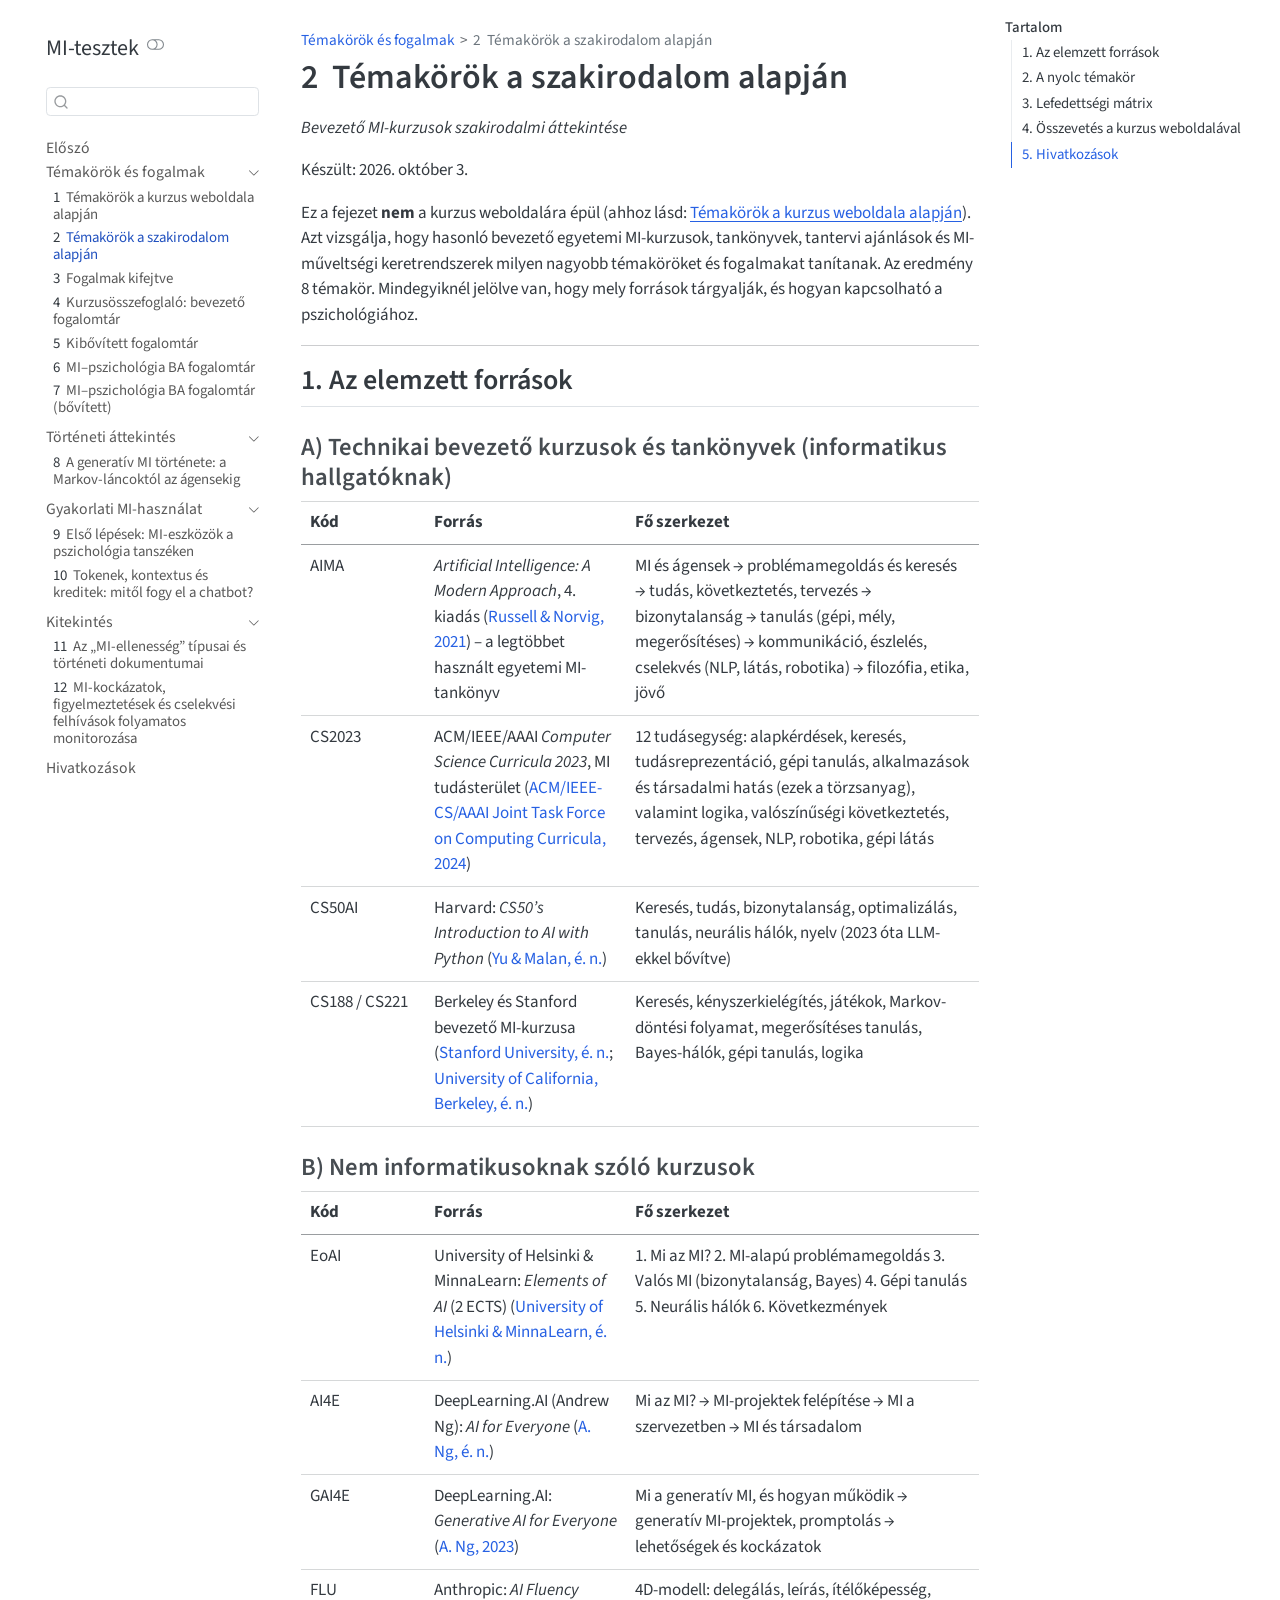
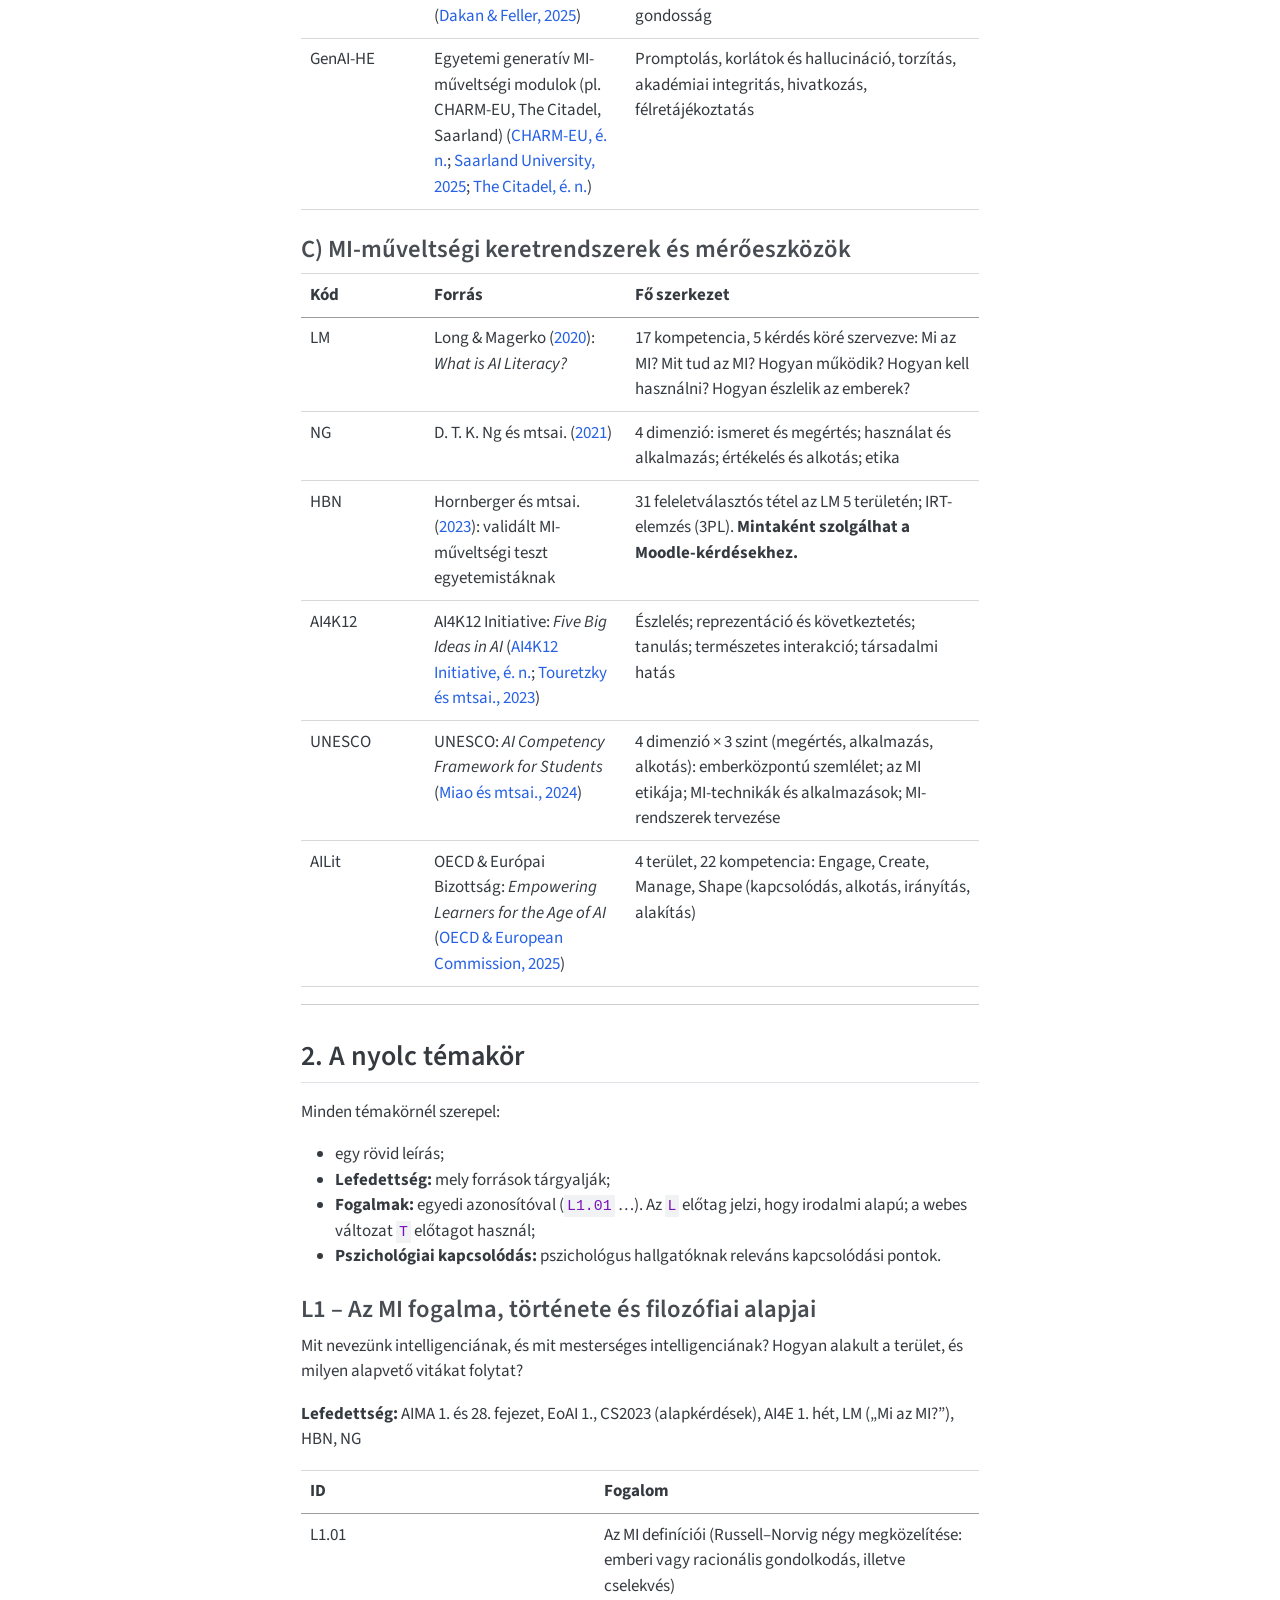
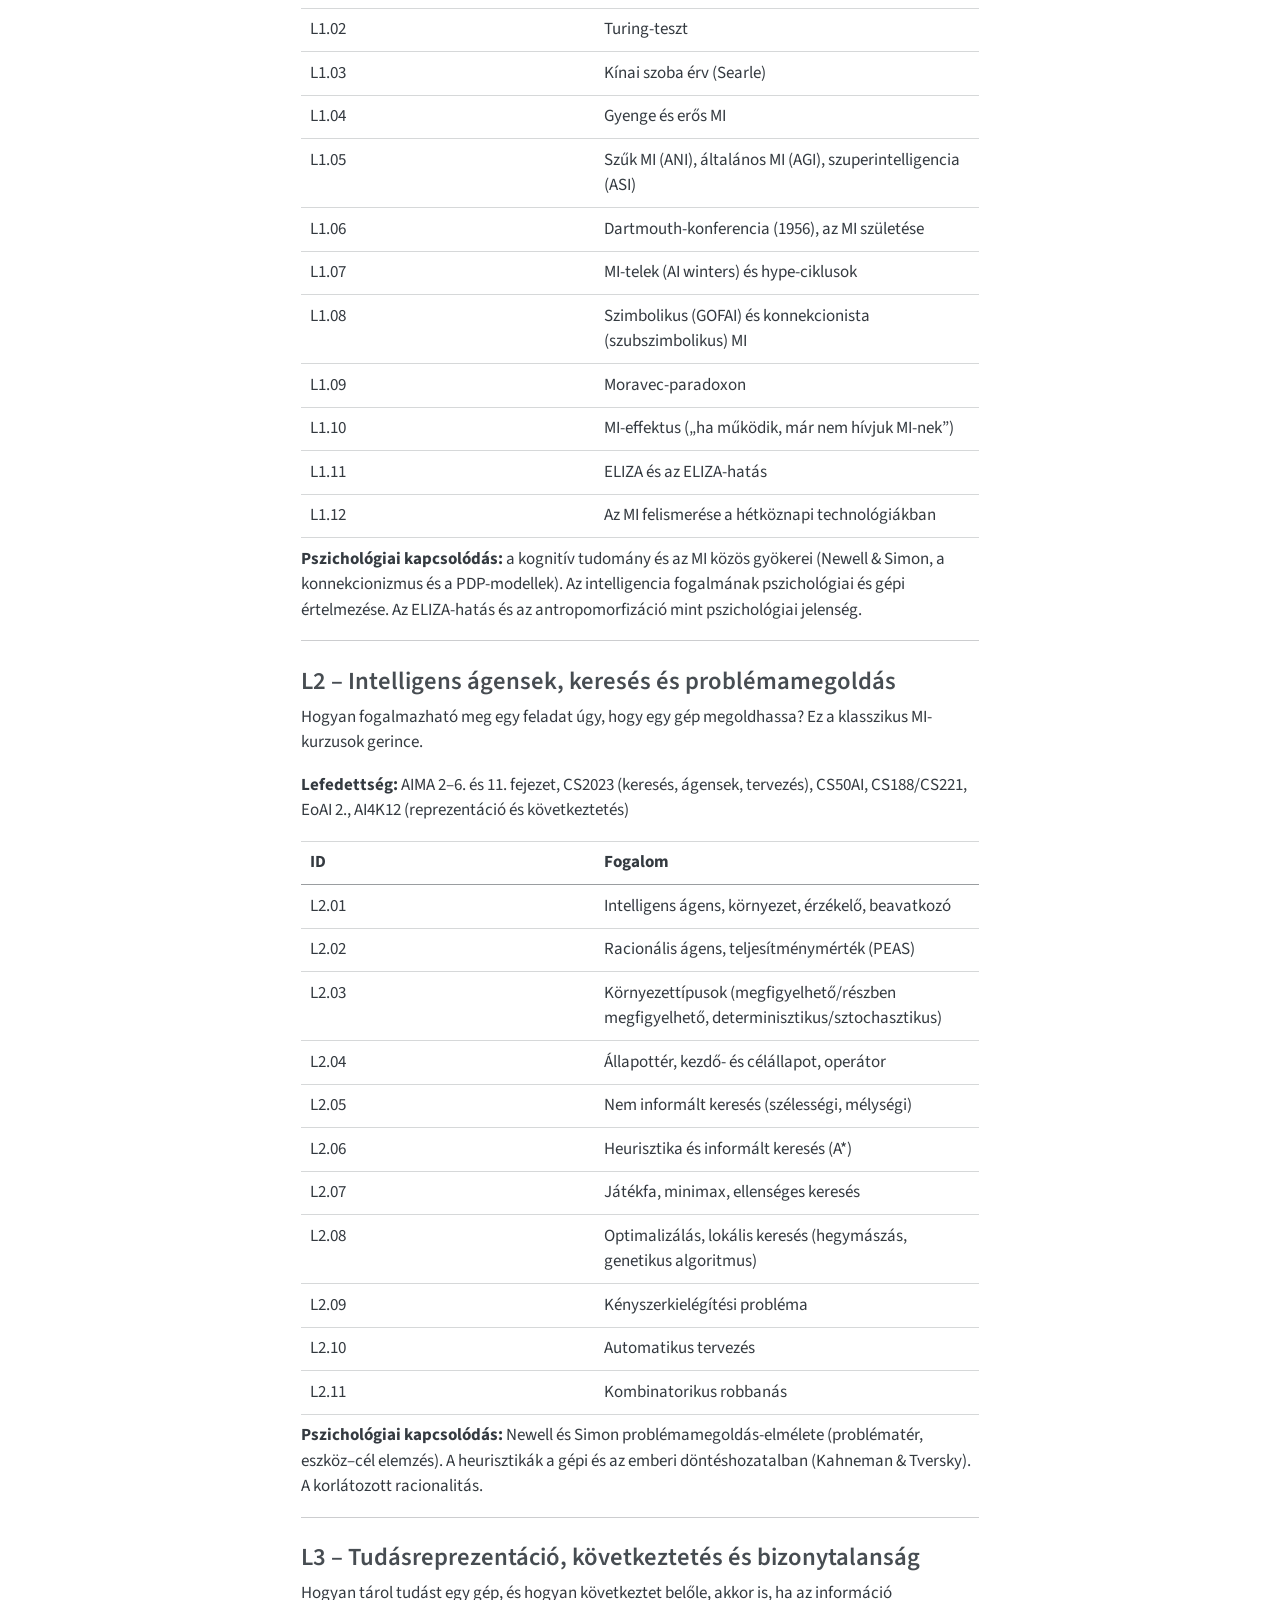
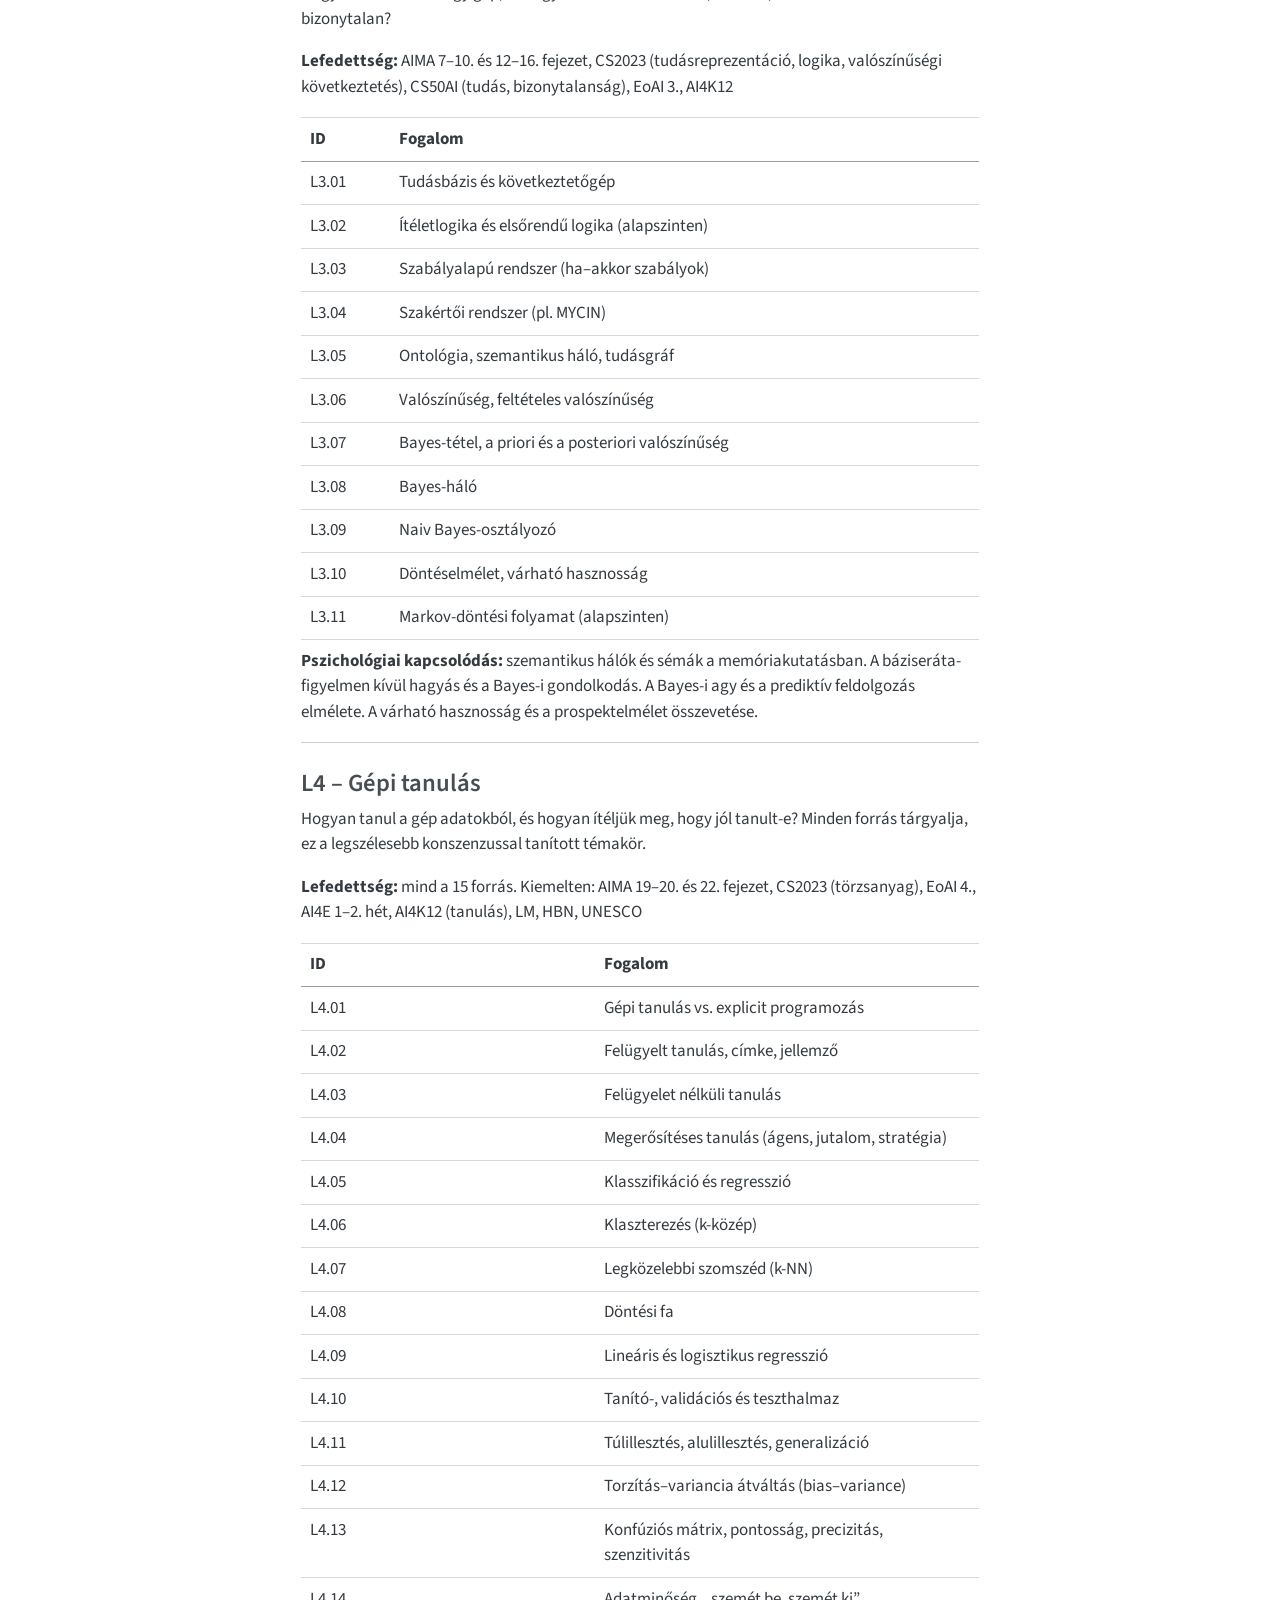
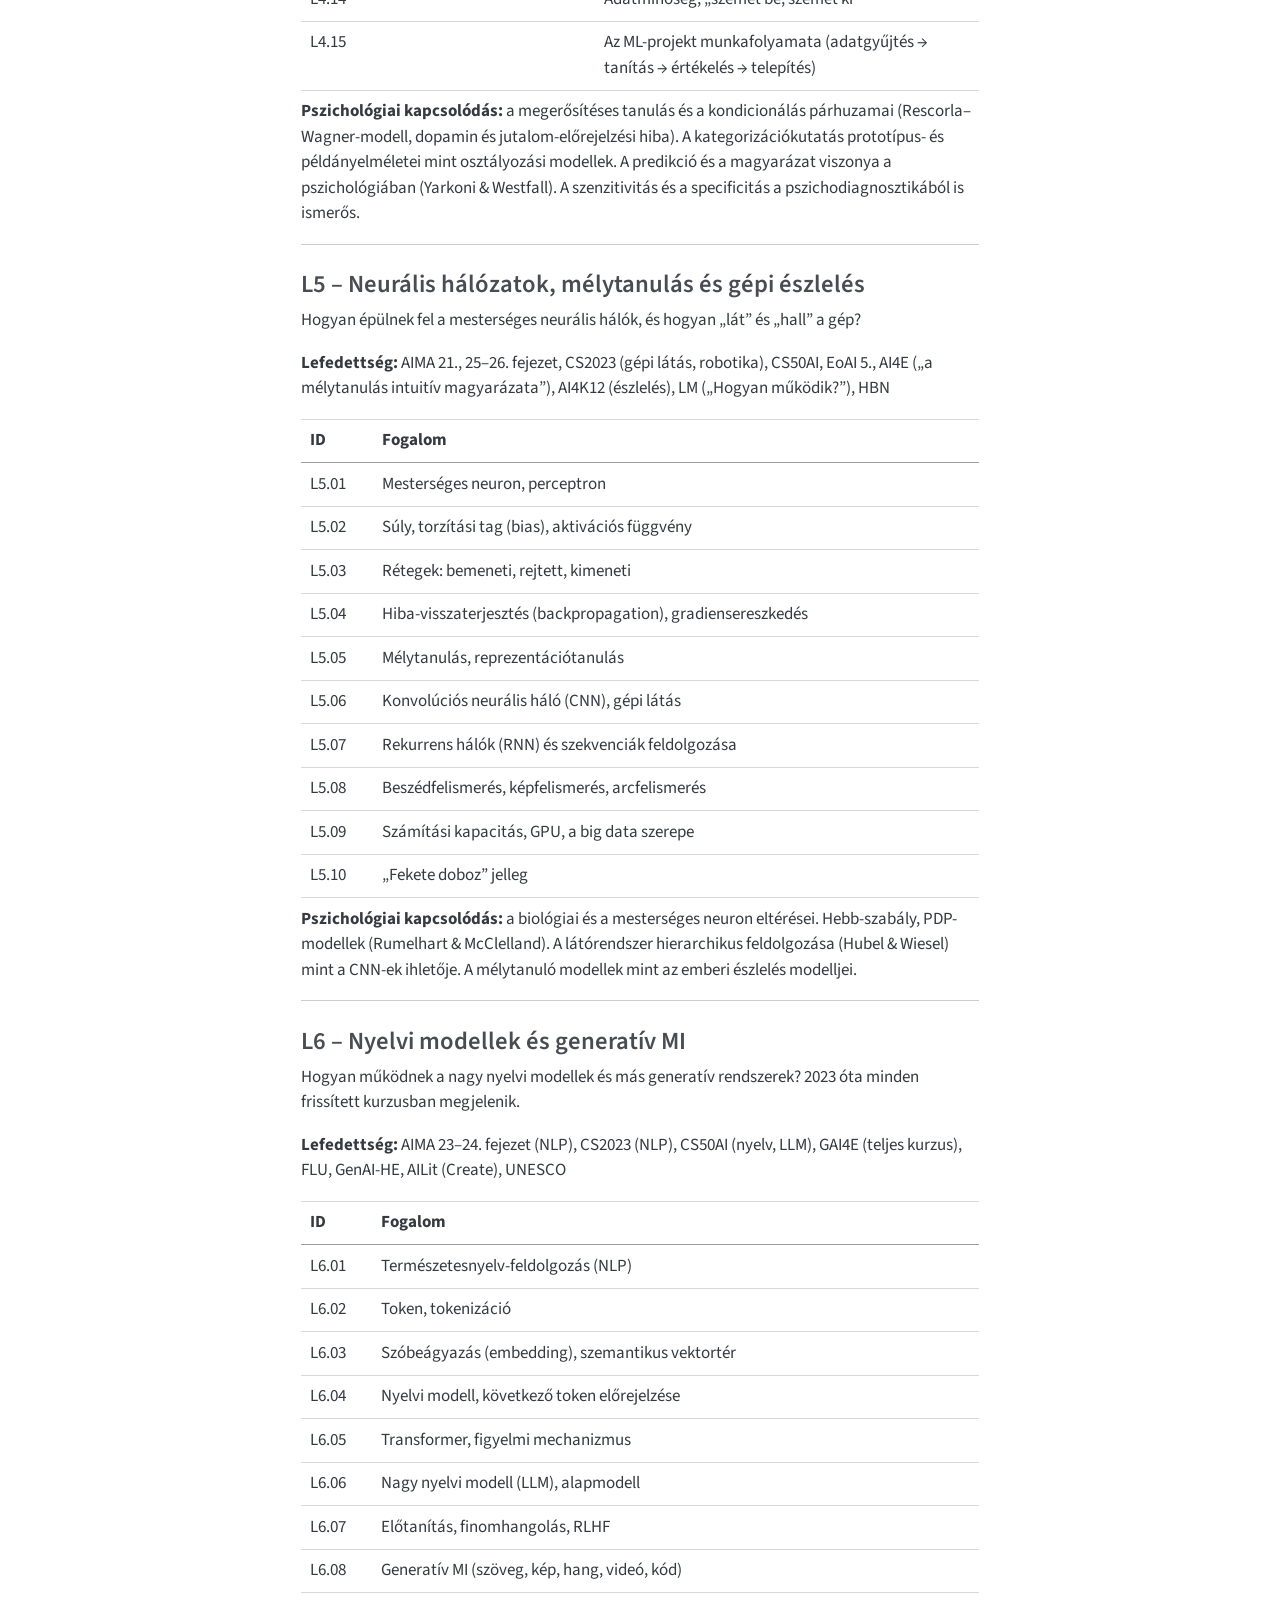
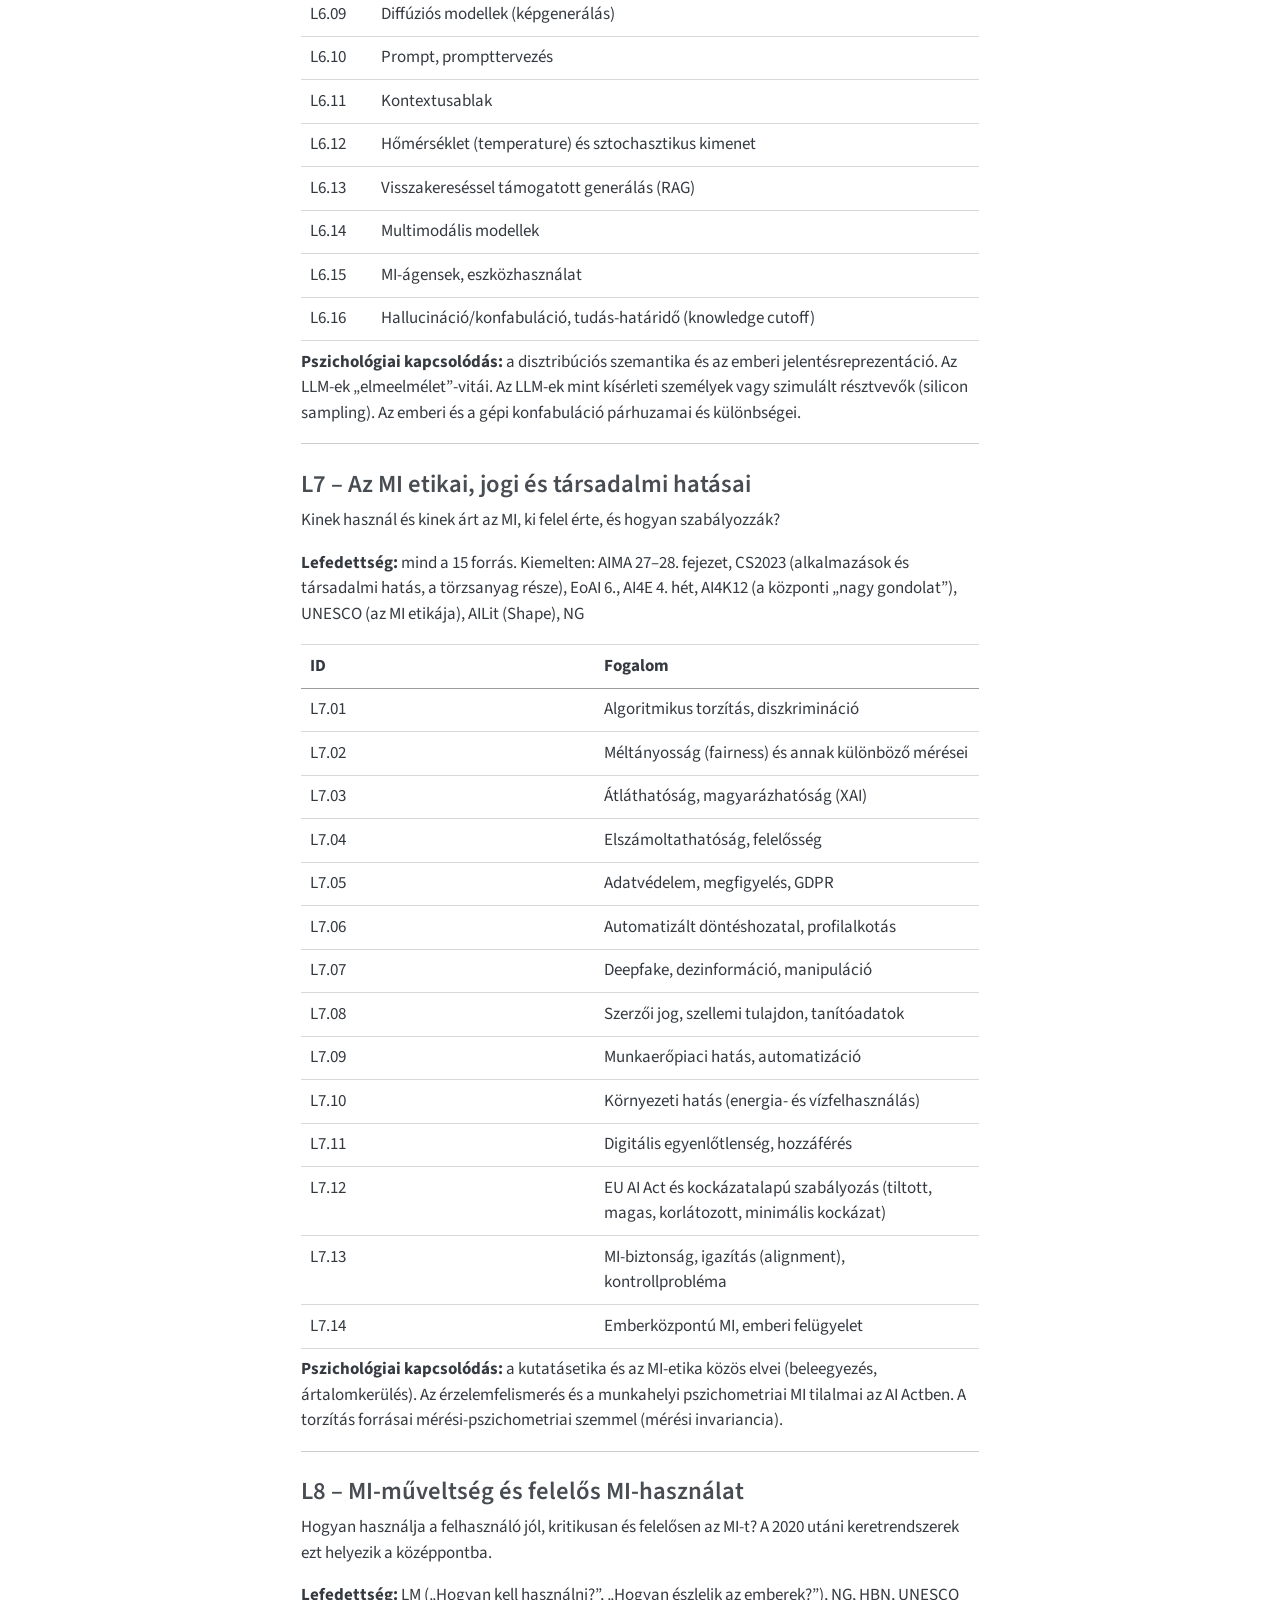
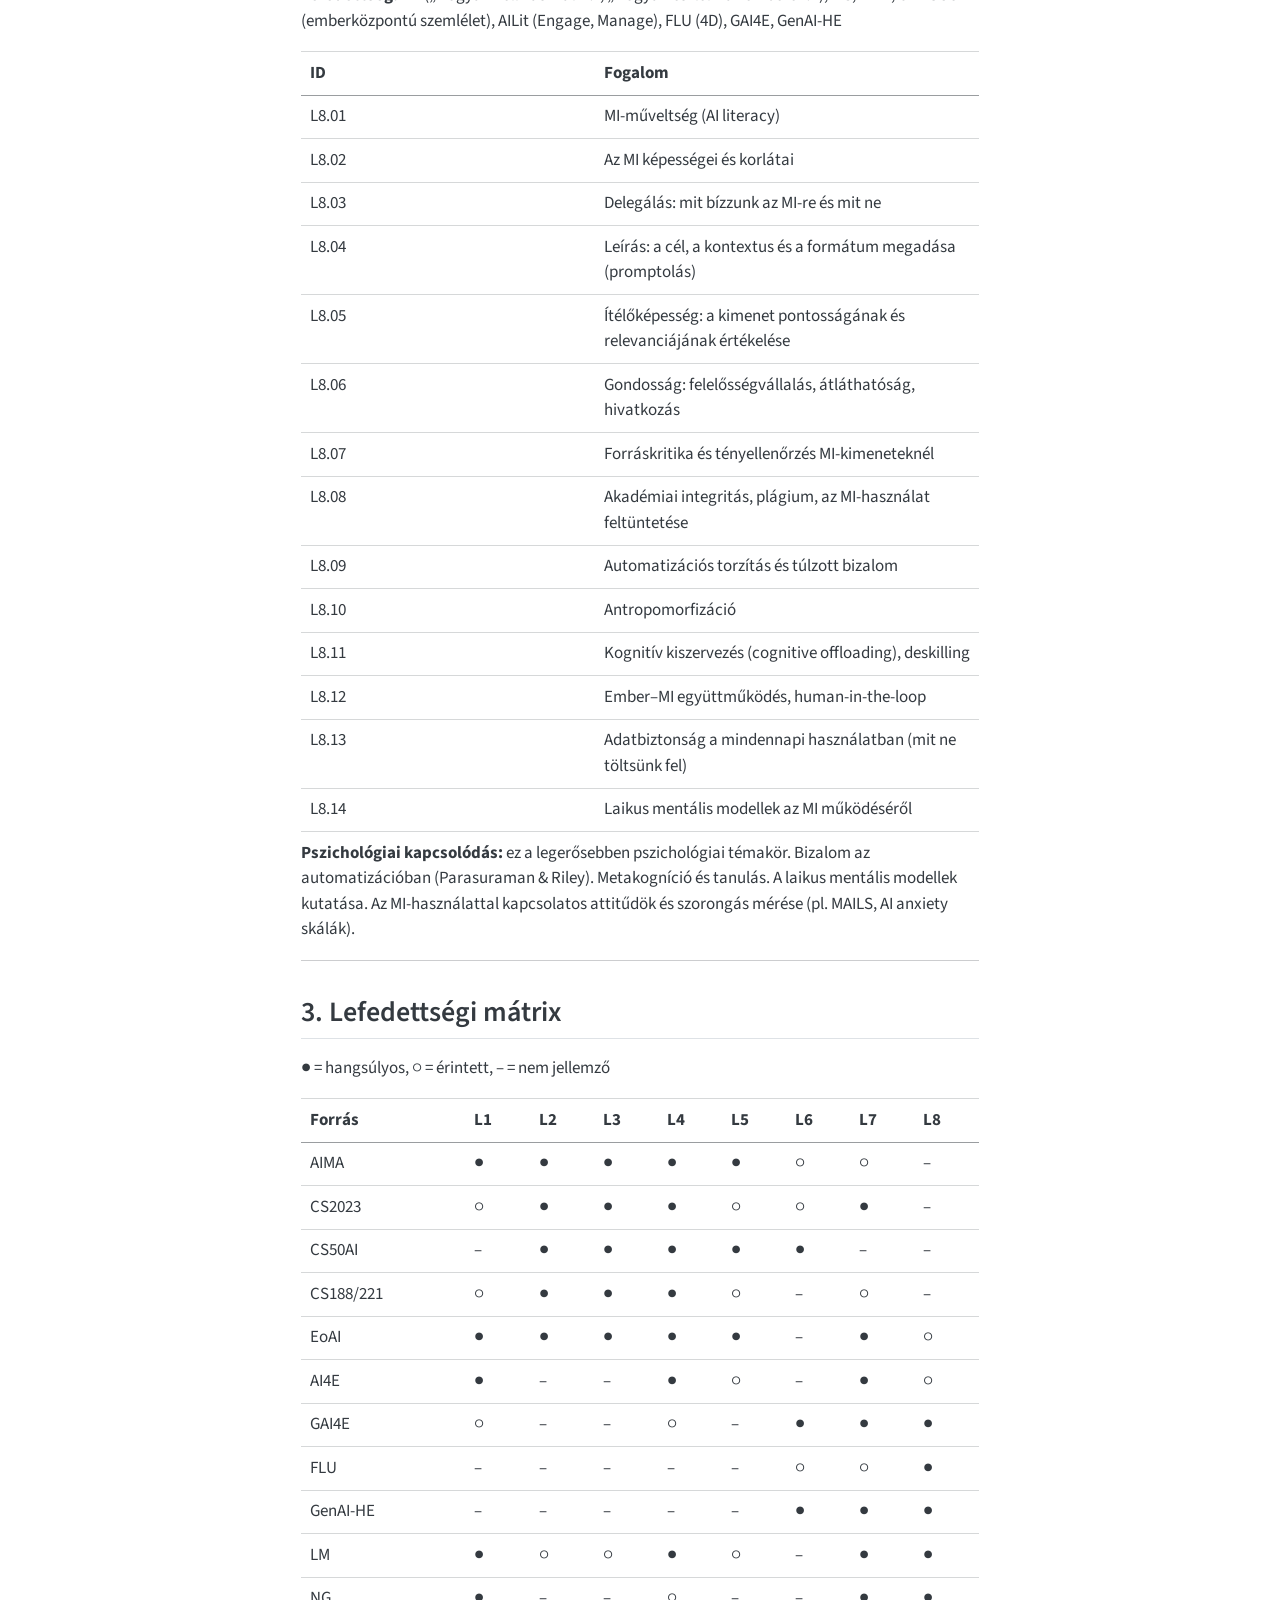
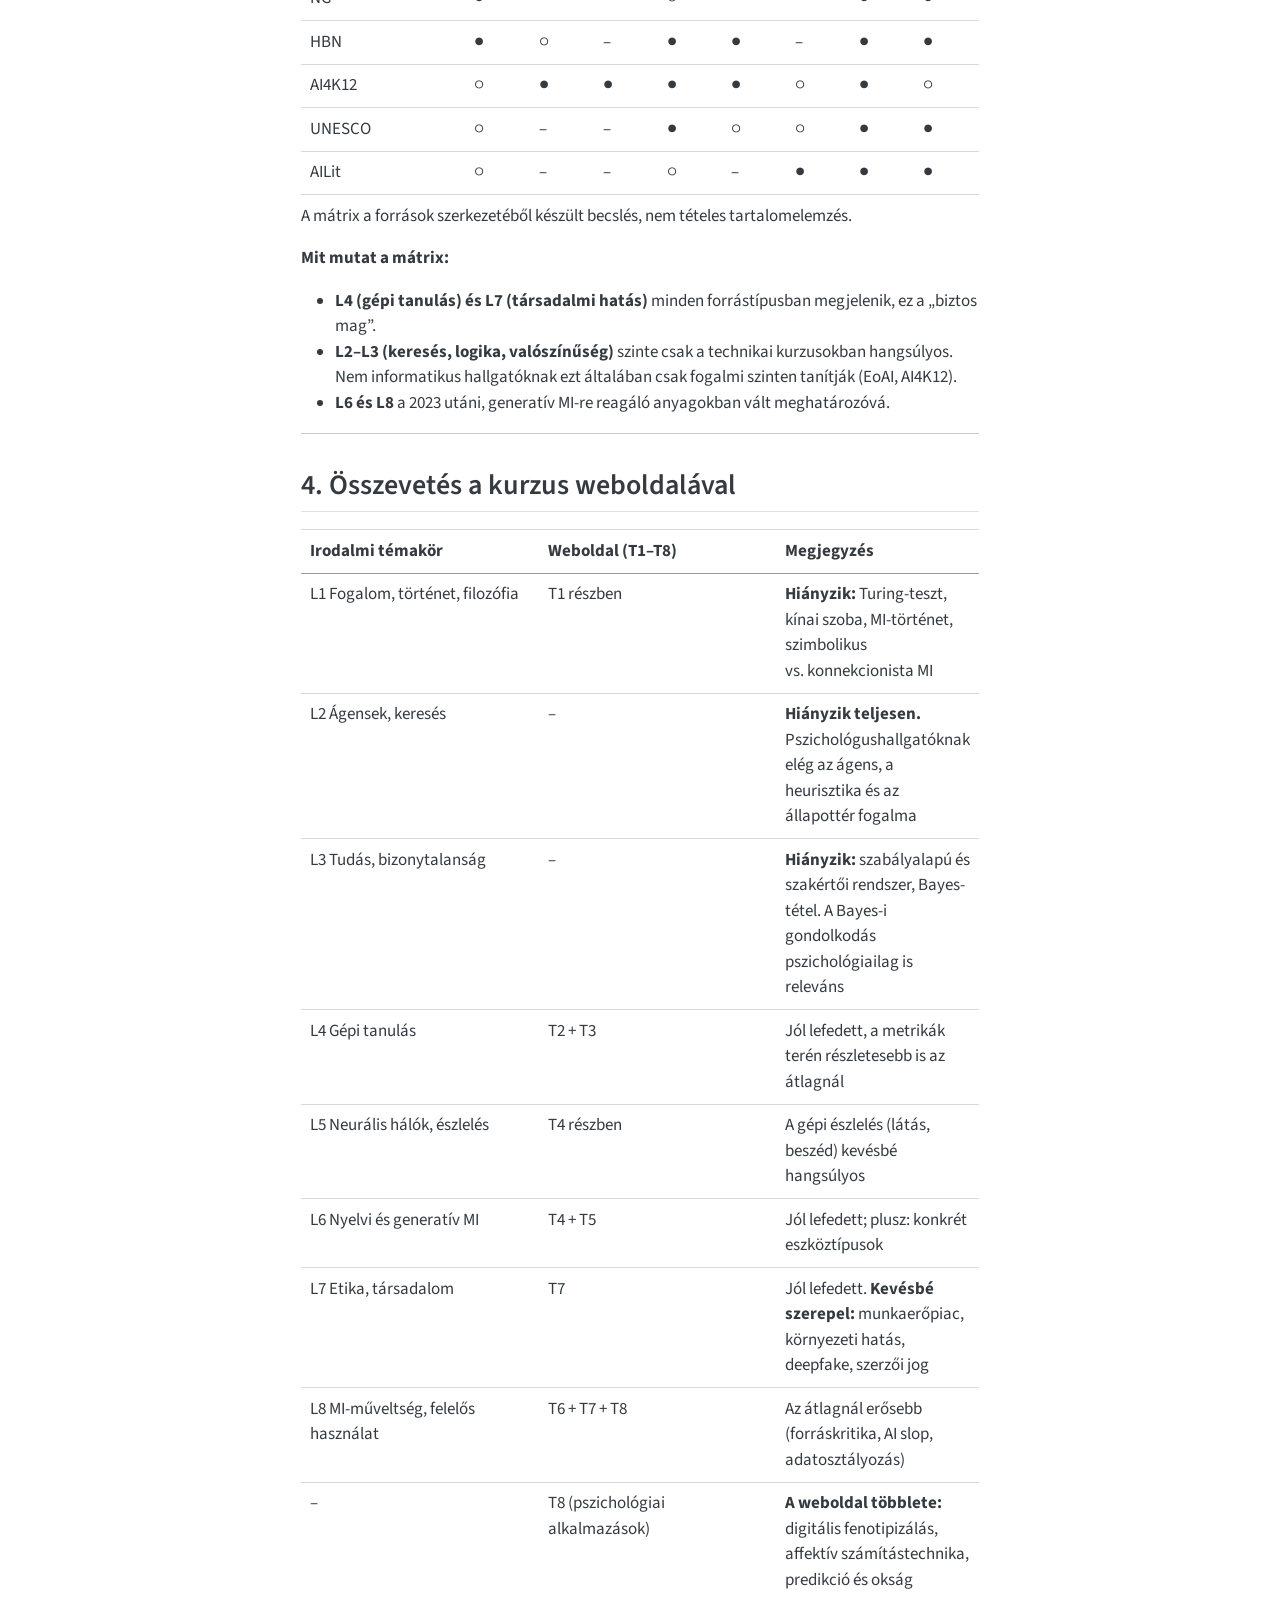
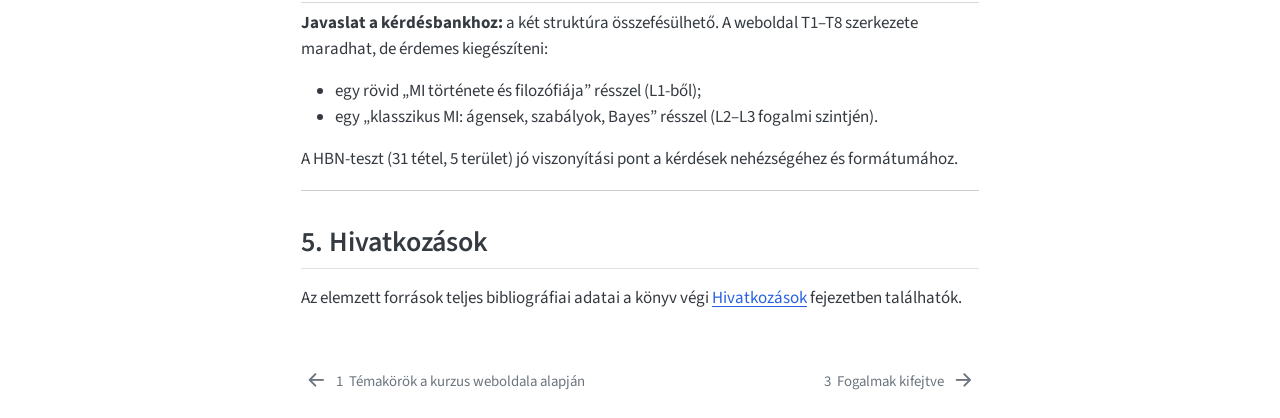
<file: docs/temakorok_irodalom.html>
<!DOCTYPE html>
<html xmlns="http://www.w3.org/1999/xhtml" lang="hu" xml:lang="hu"><head>

<meta charset="utf-8">
<meta name="generator" content="quarto-1.10.18">

<meta name="viewport" content="width=device-width, initial-scale=1.0, user-scalable=yes">


<title>2&nbsp; Témakörök a szakirodalom alapján – MI-tesztek</title>
<style>
/* Default styles provided by pandoc.
** See https://pandoc.org/MANUAL.html#variables-for-html for config info.
*/
span.smallcaps{font-variant: small-caps;}
div.columns{display: flex; gap: 1.5em;}
div.column{flex: auto;}
@media screen {
div.columns{gap: min(4vw, 1.5em);}
div.column{overflow-x: auto;}
}
div.hanging-indent{margin-left: 1.5em; text-indent: -1.5em;}
ul.task-list{list-style: none;}
ul.task-list li input[type="checkbox"] {
  width: 0.8em;
  margin: 0 0.8em 0.2em -1em; /* quarto-specific, see https://github.com/quarto-dev/quarto-cli/issues/4556 */ 
  vertical-align: middle;
}
/* CSS for citations */
div.csl-bib-body { }
div.csl-entry {
  clear: both;
  margin-bottom: 0em;
}
.hanging-indent div.csl-entry {
  margin-left:2em;
  text-indent:-2em;
}
div.csl-left-margin {
  min-width:2em;
  float:left;
}
div.csl-right-inline {
  margin-left:2em;
  padding-left:1em;
}
div.csl-indent {
  margin-left: 2em;
}</style>


<script src="site_libs/quarto-nav/quarto-nav.js"></script>
<script src="site_libs/quarto-nav/headroom.min.js"></script>
<script src="site_libs/clipboard/clipboard.min.js"></script>
<script src="site_libs/quarto-search/autocomplete.umd.js"></script>
<script src="site_libs/quarto-search/fuse.min.js"></script>
<script src="site_libs/quarto-search/quarto-search.js"></script>
<meta name="quarto:offset" content="./">
<link href="./temakorok_irodalom_kifejtve.html" rel="next">
<link href="./temakorok.html" rel="prev">
<script src="site_libs/quarto-html/quarto.js" type="module"></script>
<script src="site_libs/quarto-html/tabsets/tabsets.js" type="module"></script>
<script src="site_libs/quarto-html/popper.min.js"></script>
<script src="site_libs/quarto-html/tippy.umd.min.js"></script>
<script src="site_libs/quarto-html/anchor.min.js"></script>
<link href="site_libs/quarto-html/tippy.css" rel="stylesheet">
<link href="site_libs/quarto-html/quarto-syntax-highlighting-64a204ab8560d761af7679ceaba22944.css" rel="stylesheet" class="quarto-color-scheme" id="quarto-text-highlighting-styles">
<link href="site_libs/quarto-html/quarto-syntax-highlighting-dark-b85bc7c33db8c58e0ec93c3465666fed.css" rel="stylesheet" class="quarto-color-scheme quarto-color-alternate" id="quarto-text-highlighting-styles">
<link href="site_libs/quarto-html/quarto-syntax-highlighting-64a204ab8560d761af7679ceaba22944.css" rel="stylesheet" class="quarto-color-scheme-extra" id="quarto-text-highlighting-styles">
<script src="site_libs/bootstrap/bootstrap.min.js"></script>
<link href="site_libs/bootstrap/bootstrap-icons.css" rel="stylesheet">
<link href="site_libs/bootstrap/bootstrap-9d427fb9aa4e7f60cd390d7ae3c7ba90.min.css" rel="stylesheet" append-hash="true" class="quarto-color-scheme" id="quarto-bootstrap" data-mode="light">
<link href="site_libs/bootstrap/bootstrap-dark-494993c62a01dd0104ea6b4a58da199b.min.css" rel="stylesheet" append-hash="true" class="quarto-color-scheme quarto-color-alternate" id="quarto-bootstrap" data-mode="dark">
<link href="site_libs/bootstrap/bootstrap-9d427fb9aa4e7f60cd390d7ae3c7ba90.min.css" rel="stylesheet" append-hash="true" class="quarto-color-scheme-extra" id="quarto-bootstrap" data-mode="light">
<script id="quarto-search-options" type="application/json">{
  "location": "sidebar",
  "copy-button": false,
  "collapse-after": 3,
  "panel-placement": "start",
  "type": "textbox",
  "limit": 50,
  "keyboard-shortcut": [
    "f",
    "/",
    "s"
  ],
  "show-item-context": false,
  "language": {
    "search-no-results-text": "Nincs találat",
    "search-matching-documents-text": "matching documents",
    "search-copy-link-title": "Copy link to search",
    "search-hide-matches-text": "Hide additional matches",
    "search-more-match-text": "more match in this document",
    "search-more-matches-text": "more matches in this document",
    "search-clear-button-title": "Clear",
    "search-text-placeholder": "",
    "search-detached-cancel-button-title": "Cancel",
    "search-submit-button-title": "Submit",
    "search-label": "Search"
  }
}</script>
<style>html{ scroll-behavior: smooth; }</style>


</head>

<body class="nav-sidebar floating quarto-light"><script id="quarto-html-before-body" type="application/javascript">
    const toggleBodyColorMode = (bsSheetEl) => {
      const mode = bsSheetEl.getAttribute("data-mode");
      const bodyEl = window.document.querySelector("body");
      if (mode === "dark") {
        bodyEl.classList.add("quarto-dark");
        bodyEl.classList.remove("quarto-light");
      } else {
        bodyEl.classList.add("quarto-light");
        bodyEl.classList.remove("quarto-dark");
      }
    }
    const toggleBodyColorPrimary = () => {
      const bsSheetEl = window.document.querySelector("link#quarto-bootstrap:not([rel=disabled-stylesheet])");
      if (bsSheetEl) {
        toggleBodyColorMode(bsSheetEl);
      }
    }
    const setColorSchemeToggle = (alternate) => {
      const toggles = window.document.querySelectorAll('.quarto-color-scheme-toggle');
      for (let i=0; i < toggles.length; i++) {
        const toggle = toggles[i];
        if (toggle) {
          if (alternate) {
            toggle.classList.add("alternate");
          } else {
            toggle.classList.remove("alternate");
          }
        }
      }
    };
    const toggleColorMode = (alternate) => {
      // Switch the stylesheets
      const primaryStylesheets = window.document.querySelectorAll('link.quarto-color-scheme:not(.quarto-color-alternate)');
      const alternateStylesheets = window.document.querySelectorAll('link.quarto-color-scheme.quarto-color-alternate');
      manageTransitions('#quarto-margin-sidebar .nav-link', false);
      if (alternate) {
        // note: dark is layered on light, we don't disable primary!
        enableStylesheet(alternateStylesheets);
        for (const sheetNode of alternateStylesheets) {
          if (sheetNode.id === "quarto-bootstrap") {
            toggleBodyColorMode(sheetNode);
          }
        }
      } else {
        disableStylesheet(alternateStylesheets);
        enableStylesheet(primaryStylesheets)
        toggleBodyColorPrimary();
      }
      manageTransitions('#quarto-margin-sidebar .nav-link', true);
      // Switch the toggles
      setColorSchemeToggle(alternate)
      // Hack to workaround the fact that safari doesn't
      // properly recolor the scrollbar when toggling (#1455)
      if (navigator.userAgent.indexOf('Safari') > 0 && navigator.userAgent.indexOf('Chrome') == -1) {
        manageTransitions("body", false);
        window.scrollTo(0, 1);
        setTimeout(() => {
          window.scrollTo(0, 0);
          manageTransitions("body", true);
        }, 40);
      }
    }
    const disableStylesheet = (stylesheets) => {
      for (let i=0; i < stylesheets.length; i++) {
        const stylesheet = stylesheets[i];
        stylesheet.rel = 'disabled-stylesheet';
      }
    }
    const enableStylesheet = (stylesheets) => {
      for (let i=0; i < stylesheets.length; i++) {
        const stylesheet = stylesheets[i];
        if(stylesheet.rel !== 'stylesheet') { // for Chrome, which will still FOUC without this check
          stylesheet.rel = 'stylesheet';
        }
      }
    }
    const manageTransitions = (selector, allowTransitions) => {
      const els = window.document.querySelectorAll(selector);
      for (let i=0; i < els.length; i++) {
        const el = els[i];
        if (allowTransitions) {
          el.classList.remove('notransition');
        } else {
          el.classList.add('notransition');
        }
      }
    }
    const isFileUrl = () => {
      return window.location.protocol === 'file:';
    }
    const hasAlternateSentinel = () => {
      let styleSentinel = getColorSchemeSentinel();
      if (styleSentinel !== null) {
        return styleSentinel === "alternate";
      } else {
        return false;
      }
    }
    const setStyleSentinel = (alternate) => {
      const value = alternate ? "alternate" : "default";
      if (!isFileUrl()) {
        window.localStorage.setItem("quarto-color-scheme", value);
      } else {
        localAlternateSentinel = value;
      }
    }
    const getColorSchemeSentinel = () => {
      if (!isFileUrl()) {
        const storageValue = window.localStorage.getItem("quarto-color-scheme");
        return storageValue != null ? storageValue : localAlternateSentinel;
      } else {
        return localAlternateSentinel;
      }
    }
    const toggleGiscusIfUsed = (isAlternate, darkModeDefault) => {
      const baseTheme = document.querySelector('#giscus-base-theme')?.value ?? 'light';
      const alternateTheme = document.querySelector('#giscus-alt-theme')?.value ?? 'dark';
      let newTheme = '';
      if(authorPrefersDark) {
        newTheme = isAlternate ? baseTheme : alternateTheme;
      } else {
        newTheme = isAlternate ? alternateTheme : baseTheme;
      }
      const changeGiscusTheme = () => {
        // From: https://github.com/giscus/giscus/issues/336
        const sendMessage = (message) => {
          const iframe = document.querySelector('iframe.giscus-frame');
          if (!iframe) return;
          iframe.contentWindow.postMessage({ giscus: message }, 'https://giscus.app');
        }
        sendMessage({
          setConfig: {
            theme: newTheme
          }
        });
      }
      const isGiscussLoaded = window.document.querySelector('iframe.giscus-frame') !== null;
      if (isGiscussLoaded) {
        changeGiscusTheme();
      }
    };
    const authorPrefersDark = false;
    const darkModeDefault = authorPrefersDark;
      document.querySelector('link#quarto-text-highlighting-styles.quarto-color-scheme-extra').rel = 'disabled-stylesheet';
      document.querySelector('link#quarto-bootstrap.quarto-color-scheme-extra').rel = 'disabled-stylesheet';
    let localAlternateSentinel = darkModeDefault ? 'alternate' : 'default';
    // Dark / light mode switch
    window.quartoToggleColorScheme = () => {
      // Read the current dark / light value
      let toAlternate = !hasAlternateSentinel();
      toggleColorMode(toAlternate);
      setStyleSentinel(toAlternate);
      toggleGiscusIfUsed(toAlternate, darkModeDefault);
      window.dispatchEvent(new Event('resize'));
    };
    // Switch to dark mode if need be
    if (hasAlternateSentinel()) {
      toggleColorMode(true);
    } else {
      toggleColorMode(false);
    }
  </script>

<div id="quarto-search-results"></div>
  <header id="quarto-header" class="headroom fixed-top">
  <nav class="quarto-secondary-nav">
    <div class="container-fluid d-flex">
      <button type="button" class="quarto-btn-toggle btn" data-bs-toggle="collapse" role="button" data-bs-target=".quarto-sidebar-collapse-item" aria-controls="quarto-sidebar" aria-expanded="false" aria-label="Toggle sidebar navigation" onclick="if (window.quartoToggleHeadroom) { window.quartoToggleHeadroom(); }">
        <i class="bi bi-layout-text-sidebar-reverse"></i>
      </button>
        <nav class="quarto-page-breadcrumbs" aria-label="breadcrumb"><ol class="breadcrumb"><li class="breadcrumb-item"><a href="./temakorok.html">Témakörök és fogalmak</a></li><li class="breadcrumb-item"><a href="./temakorok_irodalom.html"><span class="chapter-number">2</span>&nbsp; <span class="chapter-title">Témakörök a szakirodalom alapján</span></a></li></ol></nav>
        <a class="flex-grow-1" role="navigation" data-bs-toggle="collapse" data-bs-target=".quarto-sidebar-collapse-item" aria-controls="quarto-sidebar" aria-expanded="false" aria-label="Toggle sidebar navigation" onclick="if (window.quartoToggleHeadroom) { window.quartoToggleHeadroom(); }">      
        </a>
      <button type="button" class="btn quarto-search-button" aria-label="Search" onclick="window.quartoOpenSearch();">
        <i class="bi bi-search"></i>
      </button>
    </div>
  </nav>
</header>
<!-- content -->
<div id="quarto-content" class="quarto-container page-columns page-rows-contents page-layout-article">
<!-- sidebar -->
  <nav id="quarto-sidebar" class="sidebar collapse collapse-horizontal quarto-sidebar-collapse-item sidebar-navigation floating overflow-auto">
    <div class="pt-lg-2 mt-2 text-left sidebar-header">
    <div class="sidebar-title mb-0 py-0">
      <a href="./">MI-tesztek</a> 
        <div class="sidebar-tools-main">
  <a href="" class="quarto-color-scheme-toggle quarto-navigation-tool  px-1" onclick="window.quartoToggleColorScheme(); return false;" title="Toggle dark mode"><i class="bi"></i></a>
</div>
    </div>
      </div>
        <div class="mt-2 flex-shrink-0 align-items-center">
        <div class="sidebar-search">
        <div id="quarto-search" class="" title="Search"></div>
        </div>
        </div>
    <div class="sidebar-menu-container"> 
    <ul class="list-unstyled mt-1">
        <li class="sidebar-item">
  <div class="sidebar-item-container"> 
  <a href="./index.html" class="sidebar-item-text sidebar-link">
 <span class="menu-text">Előszó</span></a>
  </div>
</li>
        <li class="sidebar-item sidebar-item-section">
      <div class="sidebar-item-container"> 
            <a class="sidebar-item-text sidebar-link text-start" data-bs-toggle="collapse" data-bs-target="#quarto-sidebar-section-1" role="navigation" aria-expanded="true">
 <span class="menu-text">Témakörök és fogalmak</span></a>
          <a class="sidebar-item-toggle text-start" data-bs-toggle="collapse" data-bs-target="#quarto-sidebar-section-1" role="navigation" aria-expanded="true" aria-label="Toggle section">
            <i class="bi bi-chevron-right ms-2"></i>
          </a> 
      </div>
      <ul id="quarto-sidebar-section-1" class="collapse list-unstyled sidebar-section depth1 show">  
          <li class="sidebar-item">
  <div class="sidebar-item-container"> 
  <a href="./temakorok.html" class="sidebar-item-text sidebar-link">
 <span class="menu-text"><span class="chapter-number">1</span>&nbsp; <span class="chapter-title">Témakörök a kurzus weboldala alapján</span></span></a>
  </div>
</li>
          <li class="sidebar-item">
  <div class="sidebar-item-container"> 
  <a href="./temakorok_irodalom.html" class="sidebar-item-text sidebar-link active">
 <span class="menu-text"><span class="chapter-number">2</span>&nbsp; <span class="chapter-title">Témakörök a szakirodalom alapján</span></span></a>
  </div>
</li>
          <li class="sidebar-item">
  <div class="sidebar-item-container"> 
  <a href="./temakorok_irodalom_kifejtve.html" class="sidebar-item-text sidebar-link">
 <span class="menu-text"><span class="chapter-number">3</span>&nbsp; <span class="chapter-title">Fogalmak kifejtve</span></span></a>
  </div>
</li>
          <li class="sidebar-item">
  <div class="sidebar-item-container"> 
  <a href="./kurzusosszefoglalo_pai.html" class="sidebar-item-text sidebar-link">
 <span class="menu-text"><span class="chapter-number">4</span>&nbsp; <span class="chapter-title">Kurzusösszefoglaló: bevezető fogalomtár</span></span></a>
  </div>
</li>
          <li class="sidebar-item">
  <div class="sidebar-item-container"> 
  <a href="./kurzusosszefoglalo_pai_2.html" class="sidebar-item-text sidebar-link">
 <span class="menu-text"><span class="chapter-number">5</span>&nbsp; <span class="chapter-title">Kibővített fogalomtár</span></span></a>
  </div>
</li>
          <li class="sidebar-item">
  <div class="sidebar-item-container"> 
  <a href="./kurzusosszefoglalo_pai_3.html" class="sidebar-item-text sidebar-link">
 <span class="menu-text"><span class="chapter-number">6</span>&nbsp; <span class="chapter-title">MI–pszichológia BA fogalomtár</span></span></a>
  </div>
</li>
          <li class="sidebar-item">
  <div class="sidebar-item-container"> 
  <a href="./kurzusosszefoglalo_pai_4.html" class="sidebar-item-text sidebar-link">
 <span class="menu-text"><span class="chapter-number">7</span>&nbsp; <span class="chapter-title">MI–pszichológia BA fogalomtár (bővített)</span></span></a>
  </div>
</li>
      </ul>
  </li>
        <li class="sidebar-item sidebar-item-section">
      <div class="sidebar-item-container"> 
            <a class="sidebar-item-text sidebar-link text-start" data-bs-toggle="collapse" data-bs-target="#quarto-sidebar-section-2" role="navigation" aria-expanded="true">
 <span class="menu-text">Történeti áttekintés</span></a>
          <a class="sidebar-item-toggle text-start" data-bs-toggle="collapse" data-bs-target="#quarto-sidebar-section-2" role="navigation" aria-expanded="true" aria-label="Toggle section">
            <i class="bi bi-chevron-right ms-2"></i>
          </a> 
      </div>
      <ul id="quarto-sidebar-section-2" class="collapse list-unstyled sidebar-section depth1 show">  
          <li class="sidebar-item">
  <div class="sidebar-item-container"> 
  <a href="./generativ-mi-tortenete.html" class="sidebar-item-text sidebar-link">
 <span class="menu-text"><span class="chapter-number">8</span>&nbsp; <span class="chapter-title">A generatív MI története: a Markov-láncoktól az ágensekig</span></span></a>
  </div>
</li>
      </ul>
  </li>
        <li class="sidebar-item sidebar-item-section">
      <div class="sidebar-item-container"> 
            <a class="sidebar-item-text sidebar-link text-start" data-bs-toggle="collapse" data-bs-target="#quarto-sidebar-section-3" role="navigation" aria-expanded="true">
 <span class="menu-text">Gyakorlati MI-használat</span></a>
          <a class="sidebar-item-toggle text-start" data-bs-toggle="collapse" data-bs-target="#quarto-sidebar-section-3" role="navigation" aria-expanded="true" aria-label="Toggle section">
            <i class="bi bi-chevron-right ms-2"></i>
          </a> 
      </div>
      <ul id="quarto-sidebar-section-3" class="collapse list-unstyled sidebar-section depth1 show">  
          <li class="sidebar-item">
  <div class="sidebar-item-container"> 
  <a href="./elso-lepesek.html" class="sidebar-item-text sidebar-link">
 <span class="menu-text"><span class="chapter-number">9</span>&nbsp; <span class="chapter-title">Első lépések: MI-eszközök a pszichológia tanszéken</span></span></a>
  </div>
</li>
          <li class="sidebar-item">
  <div class="sidebar-item-container"> 
  <a href="./tokenek-es-kreditek.html" class="sidebar-item-text sidebar-link">
 <span class="menu-text"><span class="chapter-number">10</span>&nbsp; <span class="chapter-title">Tokenek, kontextus és kreditek: mitől fogy el a chatbot?</span></span></a>
  </div>
</li>
      </ul>
  </li>
        <li class="sidebar-item sidebar-item-section">
      <div class="sidebar-item-container"> 
            <a class="sidebar-item-text sidebar-link text-start" data-bs-toggle="collapse" data-bs-target="#quarto-sidebar-section-4" role="navigation" aria-expanded="true">
 <span class="menu-text">Kitekintés</span></a>
          <a class="sidebar-item-toggle text-start" data-bs-toggle="collapse" data-bs-target="#quarto-sidebar-section-4" role="navigation" aria-expanded="true" aria-label="Toggle section">
            <i class="bi bi-chevron-right ms-2"></i>
          </a> 
      </div>
      <ul id="quarto-sidebar-section-4" class="collapse list-unstyled sidebar-section depth1 show">  
          <li class="sidebar-item">
  <div class="sidebar-item-container"> 
  <a href="./MI-ellenesseg.html" class="sidebar-item-text sidebar-link">
 <span class="menu-text"><span class="chapter-number">11</span>&nbsp; <span class="chapter-title">Az „MI-ellenesség” típusai és történeti dokumentumai</span></span></a>
  </div>
</li>
          <li class="sidebar-item">
  <div class="sidebar-item-container"> 
  <a href="./MI-kockazat-monitoring.html" class="sidebar-item-text sidebar-link">
 <span class="menu-text"><span class="chapter-number">12</span>&nbsp; <span class="chapter-title">MI-kockázatok, figyelmeztetések és cselekvési felhívások folyamatos monitorozása</span></span></a>
  </div>
</li>
      </ul>
  </li>
        <li class="sidebar-item">
  <div class="sidebar-item-container"> 
  <a href="./references.html" class="sidebar-item-text sidebar-link">
 <span class="menu-text">Hivatkozások</span></a>
  </div>
</li>
    </ul>
    </div>
</nav>
<div id="quarto-sidebar-glass" class="quarto-sidebar-collapse-item" data-bs-toggle="collapse" data-bs-target=".quarto-sidebar-collapse-item"></div>
<!-- margin-sidebar -->
    <div id="quarto-margin-sidebar" class="sidebar margin-sidebar">
        <nav id="TOC" role="doc-toc" class="toc-active">
    <h2 id="toc-title">Tartalom</h2>
   
  <ul>
  <li><a href="#az-elemzett-források" id="toc-az-elemzett-források" class="nav-link active" data-scroll-target="#az-elemzett-források">1. Az elemzett források</a>
  <ul class="collapse">
  <li><a href="#a-technikai-bevezető-kurzusok-és-tankönyvek-informatikus-hallgatóknak" id="toc-a-technikai-bevezető-kurzusok-és-tankönyvek-informatikus-hallgatóknak" class="nav-link" data-scroll-target="#a-technikai-bevezető-kurzusok-és-tankönyvek-informatikus-hallgatóknak">A) Technikai bevezető kurzusok és tankönyvek (informatikus hallgatóknak)</a></li>
  <li><a href="#b-nem-informatikusoknak-szóló-kurzusok" id="toc-b-nem-informatikusoknak-szóló-kurzusok" class="nav-link" data-scroll-target="#b-nem-informatikusoknak-szóló-kurzusok">B) Nem informatikusoknak szóló kurzusok</a></li>
  <li><a href="#c-mi-műveltségi-keretrendszerek-és-mérőeszközök" id="toc-c-mi-műveltségi-keretrendszerek-és-mérőeszközök" class="nav-link" data-scroll-target="#c-mi-műveltségi-keretrendszerek-és-mérőeszközök">C) MI-műveltségi keretrendszerek és mérőeszközök</a></li>
  </ul></li>
  <li><a href="#a-nyolc-témakör" id="toc-a-nyolc-témakör" class="nav-link" data-scroll-target="#a-nyolc-témakör">2. A nyolc témakör</a>
  <ul class="collapse">
  <li><a href="#l1-az-mi-fogalma-története-és-filozófiai-alapjai" id="toc-l1-az-mi-fogalma-története-és-filozófiai-alapjai" class="nav-link" data-scroll-target="#l1-az-mi-fogalma-története-és-filozófiai-alapjai">L1 – Az MI fogalma, története és filozófiai alapjai</a></li>
  <li><a href="#l2-intelligens-ágensek-keresés-és-problémamegoldás" id="toc-l2-intelligens-ágensek-keresés-és-problémamegoldás" class="nav-link" data-scroll-target="#l2-intelligens-ágensek-keresés-és-problémamegoldás">L2 – Intelligens ágensek, keresés és problémamegoldás</a></li>
  <li><a href="#l3-tudásreprezentáció-következtetés-és-bizonytalanság" id="toc-l3-tudásreprezentáció-következtetés-és-bizonytalanság" class="nav-link" data-scroll-target="#l3-tudásreprezentáció-következtetés-és-bizonytalanság">L3 – Tudásreprezentáció, következtetés és bizonytalanság</a></li>
  <li><a href="#l4-gépi-tanulás" id="toc-l4-gépi-tanulás" class="nav-link" data-scroll-target="#l4-gépi-tanulás">L4 – Gépi tanulás</a></li>
  <li><a href="#l5-neurális-hálózatok-mélytanulás-és-gépi-észlelés" id="toc-l5-neurális-hálózatok-mélytanulás-és-gépi-észlelés" class="nav-link" data-scroll-target="#l5-neurális-hálózatok-mélytanulás-és-gépi-észlelés">L5 – Neurális hálózatok, mélytanulás és gépi észlelés</a></li>
  <li><a href="#l6-nyelvi-modellek-és-generatív-mi" id="toc-l6-nyelvi-modellek-és-generatív-mi" class="nav-link" data-scroll-target="#l6-nyelvi-modellek-és-generatív-mi">L6 – Nyelvi modellek és generatív MI</a></li>
  <li><a href="#l7-az-mi-etikai-jogi-és-társadalmi-hatásai" id="toc-l7-az-mi-etikai-jogi-és-társadalmi-hatásai" class="nav-link" data-scroll-target="#l7-az-mi-etikai-jogi-és-társadalmi-hatásai">L7 – Az MI etikai, jogi és társadalmi hatásai</a></li>
  <li><a href="#l8-mi-műveltség-és-felelős-mi-használat" id="toc-l8-mi-műveltség-és-felelős-mi-használat" class="nav-link" data-scroll-target="#l8-mi-műveltség-és-felelős-mi-használat">L8 – MI-műveltség és felelős MI-használat</a></li>
  </ul></li>
  <li><a href="#lefedettségi-mátrix" id="toc-lefedettségi-mátrix" class="nav-link" data-scroll-target="#lefedettségi-mátrix">3. Lefedettségi mátrix</a></li>
  <li><a href="#összevetés-a-kurzus-weboldalával" id="toc-összevetés-a-kurzus-weboldalával" class="nav-link" data-scroll-target="#összevetés-a-kurzus-weboldalával">4. Összevetés a kurzus weboldalával</a></li>
  <li><a href="#hivatkozások" id="toc-hivatkozások" class="nav-link" data-scroll-target="#hivatkozások">5. Hivatkozások</a></li>
  </ul>
</nav>
    </div>
<!-- main -->
<main class="content" id="quarto-document-content">


<header id="title-block-header" class="quarto-title-block default"><nav class="quarto-page-breadcrumbs quarto-title-breadcrumbs d-none d-lg-block" aria-label="breadcrumb"><ol class="breadcrumb"><li class="breadcrumb-item"><a href="./temakorok.html">Témakörök és fogalmak</a></li><li class="breadcrumb-item"><a href="./temakorok_irodalom.html"><span class="chapter-number">2</span>&nbsp; <span class="chapter-title">Témakörök a szakirodalom alapján</span></a></li></ol></nav>
<div class="quarto-title">
<h1 class="title"><span id="sec-temakorok-irodalom" class="quarto-section-identifier"><span class="chapter-number">2</span>&nbsp; <span class="chapter-title">Témakörök a szakirodalom alapján</span></span></h1>
</div>



<div class="quarto-title-meta">

    
  
    
  </div>
  


</header>


<p><em>Bevezető MI-kurzusok szakirodalmi áttekintése</em></p>
<p>Készült: 2026. október 3.</p>
<p>Ez a fejezet <strong>nem</strong> a kurzus weboldalára épül (ahhoz lásd: <a href="./temakorok.html">Témakörök a kurzus weboldala alapján</a>). Azt vizsgálja, hogy hasonló bevezető egyetemi MI-kurzusok, tankönyvek, tantervi ajánlások és MI-műveltségi keretrendszerek milyen nagyobb témaköröket és fogalmakat tanítanak. Az eredmény 8 témakör. Mindegyiknél jelölve van, hogy mely források tárgyalják, és hogyan kapcsolható a pszichológiához.</p>
<hr>
<section id="az-elemzett-források" class="level2">
<h2 class="anchored" data-anchor-id="az-elemzett-források">1. Az elemzett források</h2>
<section id="a-technikai-bevezető-kurzusok-és-tankönyvek-informatikus-hallgatóknak" class="level3">
<h3 class="anchored" data-anchor-id="a-technikai-bevezető-kurzusok-és-tankönyvek-informatikus-hallgatóknak">A) Technikai bevezető kurzusok és tankönyvek (informatikus hallgatóknak)</h3>
<table class="caption-top table">
<colgroup>
<col style="width: 18%">
<col style="width: 29%">
<col style="width: 51%">
</colgroup>
<thead>
<tr class="header">
<th>Kód</th>
<th>Forrás</th>
<th>Fő szerkezet</th>
</tr>
</thead>
<tbody>
<tr class="odd">
<td>AIMA</td>
<td><em>Artificial Intelligence: A Modern Approach</em>, 4. kiadás <span class="citation" data-cites="russell2021">(<a href="references.html#ref-russell2021" role="doc-biblioref">Russell &amp; Norvig, 2021</a>)</span> – a legtöbbet használt egyetemi MI-tankönyv</td>
<td>MI és ágensek → problémamegoldás és keresés → tudás, következtetés, tervezés → bizonytalanság → tanulás (gépi, mély, megerősítéses) → kommunikáció, észlelés, cselekvés (NLP, látás, robotika) → filozófia, etika, jövő</td>
</tr>
<tr class="even">
<td>CS2023</td>
<td>ACM/IEEE/AAAI <em>Computer Science Curricula 2023</em>, MI tudásterület <span class="citation" data-cites="cs2023">(<a href="references.html#ref-cs2023" role="doc-biblioref">ACM/IEEE-CS/AAAI Joint Task Force on Computing Curricula, 2024</a>)</span></td>
<td>12 tudásegység: alapkérdések, keresés, tudásreprezentáció, gépi tanulás, alkalmazások és társadalmi hatás (ezek a törzsanyag), valamint logika, valószínűségi következtetés, tervezés, ágensek, NLP, robotika, gépi látás</td>
</tr>
<tr class="odd">
<td>CS50AI</td>
<td>Harvard: <em>CS50’s Introduction to AI with Python</em> <span class="citation" data-cites="cs50ai">(<a href="references.html#ref-cs50ai" role="doc-biblioref">Yu &amp; Malan, é. n.</a>)</span></td>
<td>Keresés, tudás, bizonytalanság, optimalizálás, tanulás, neurális hálók, nyelv (2023 óta LLM-ekkel bővítve)</td>
</tr>
<tr class="even">
<td>CS188 / CS221</td>
<td>Berkeley és Stanford bevezető MI-kurzusa <span class="citation" data-cites="cs188 cs221">(<a href="references.html#ref-cs221" role="doc-biblioref">Stanford University, é. n.</a>; <a href="references.html#ref-cs188" role="doc-biblioref">University of California, Berkeley, é. n.</a>)</span></td>
<td>Keresés, kényszerkielégítés, játékok, Markov-döntési folyamat, megerősítéses tanulás, Bayes-hálók, gépi tanulás, logika</td>
</tr>
</tbody>
</table>
</section>
<section id="b-nem-informatikusoknak-szóló-kurzusok" class="level3">
<h3 class="anchored" data-anchor-id="b-nem-informatikusoknak-szóló-kurzusok">B) Nem informatikusoknak szóló kurzusok</h3>
<table class="caption-top table">
<colgroup>
<col style="width: 18%">
<col style="width: 29%">
<col style="width: 51%">
</colgroup>
<thead>
<tr class="header">
<th>Kód</th>
<th>Forrás</th>
<th>Fő szerkezet</th>
</tr>
</thead>
<tbody>
<tr class="odd">
<td>EoAI</td>
<td>University of Helsinki &amp; MinnaLearn: <em>Elements of AI</em> (2 ECTS) <span class="citation" data-cites="elementsofai">(<a href="references.html#ref-elementsofai" role="doc-biblioref">University of Helsinki &amp; MinnaLearn, é. n.</a>)</span></td>
<td>1. Mi az MI? 2. MI-alapú problémamegoldás 3. Valós MI (bizonytalanság, Bayes) 4. Gépi tanulás 5. Neurális hálók 6. Következmények</td>
</tr>
<tr class="even">
<td>AI4E</td>
<td>DeepLearning.AI (Andrew Ng): <em>AI for Everyone</em> <span class="citation" data-cites="ng_ai4e">(<a href="references.html#ref-ng_ai4e" role="doc-biblioref">A. Ng, é. n.</a>)</span></td>
<td>Mi az MI? → MI-projektek felépítése → MI a szervezetben → MI és társadalom</td>
</tr>
<tr class="odd">
<td>GAI4E</td>
<td>DeepLearning.AI: <em>Generative AI for Everyone</em> <span class="citation" data-cites="ng_gai4e">(<a href="references.html#ref-ng_gai4e" role="doc-biblioref">A. Ng, 2023</a>)</span></td>
<td>Mi a generatív MI, és hogyan működik → generatív MI-projektek, promptolás → lehetőségek és kockázatok</td>
</tr>
<tr class="even">
<td>FLU</td>
<td>Anthropic: <em>AI Fluency</em> <span class="citation" data-cites="dakan2025">(<a href="references.html#ref-dakan2025" role="doc-biblioref">Dakan &amp; Feller, 2025</a>)</span></td>
<td>4D-modell: delegálás, leírás, ítélőképesség, gondosság</td>
</tr>
<tr class="odd">
<td>GenAI-HE</td>
<td>Egyetemi generatív MI-műveltségi modulok (pl. CHARM-EU, The Citadel, Saarland) <span class="citation" data-cites="charmeu citadel saarland">(<a href="references.html#ref-charmeu" role="doc-biblioref">CHARM-EU, é. n.</a>; <a href="references.html#ref-saarland" role="doc-biblioref">Saarland University, 2025</a>; <a href="references.html#ref-citadel" role="doc-biblioref">The Citadel, é. n.</a>)</span></td>
<td>Promptolás, korlátok és hallucináció, torzítás, akadémiai integritás, hivatkozás, félretájékoztatás</td>
</tr>
</tbody>
</table>
</section>
<section id="c-mi-műveltségi-keretrendszerek-és-mérőeszközök" class="level3">
<h3 class="anchored" data-anchor-id="c-mi-műveltségi-keretrendszerek-és-mérőeszközök">C) MI-műveltségi keretrendszerek és mérőeszközök</h3>
<table class="caption-top table">
<colgroup>
<col style="width: 18%">
<col style="width: 29%">
<col style="width: 51%">
</colgroup>
<thead>
<tr class="header">
<th>Kód</th>
<th>Forrás</th>
<th>Fő szerkezet</th>
</tr>
</thead>
<tbody>
<tr class="odd">
<td>LM</td>
<td><span class="citation" data-cites="long2020">Long &amp; Magerko (<a href="references.html#ref-long2020" role="doc-biblioref">2020</a>)</span>: <em>What is AI Literacy?</em></td>
<td>17 kompetencia, 5 kérdés köré szervezve: Mi az MI? Mit tud az MI? Hogyan működik? Hogyan kell használni? Hogyan észlelik az emberek?</td>
</tr>
<tr class="even">
<td>NG</td>
<td><span class="citation" data-cites="ng2021">D. T. K. Ng és mtsai. (<a href="references.html#ref-ng2021" role="doc-biblioref">2021</a>)</span></td>
<td>4 dimenzió: ismeret és megértés; használat és alkalmazás; értékelés és alkotás; etika</td>
</tr>
<tr class="odd">
<td>HBN</td>
<td><span class="citation" data-cites="hornberger2023">Hornberger és mtsai. (<a href="references.html#ref-hornberger2023" role="doc-biblioref">2023</a>)</span>: validált MI-műveltségi teszt egyetemistáknak</td>
<td>31 feleletválasztós tétel az LM 5 területén; IRT-elemzés (3PL). <strong>Mintaként szolgálhat a Moodle-kérdésekhez.</strong></td>
</tr>
<tr class="even">
<td>AI4K12</td>
<td>AI4K12 Initiative: <em>Five Big Ideas in AI</em> <span class="citation" data-cites="ai4k12 touretzky2023">(<a href="references.html#ref-ai4k12" role="doc-biblioref">AI4K12 Initiative, é. n.</a>; <a href="references.html#ref-touretzky2023" role="doc-biblioref">Touretzky és mtsai., 2023</a>)</span></td>
<td>Észlelés; reprezentáció és következtetés; tanulás; természetes interakció; társadalmi hatás</td>
</tr>
<tr class="odd">
<td>UNESCO</td>
<td>UNESCO: <em>AI Competency Framework for Students</em> <span class="citation" data-cites="unesco2024">(<a href="references.html#ref-unesco2024" role="doc-biblioref">Miao és mtsai., 2024</a>)</span></td>
<td>4 dimenzió × 3 szint (megértés, alkalmazás, alkotás): emberközpontú szemlélet; az MI etikája; MI-technikák és alkalmazások; MI-rendszerek tervezése</td>
</tr>
<tr class="even">
<td>AILit</td>
<td>OECD &amp; Európai Bizottság: <em>Empowering Learners for the Age of AI</em> <span class="citation" data-cites="oecd2025">(<a href="references.html#ref-oecd2025" role="doc-biblioref">OECD &amp; European Commission, 2025</a>)</span></td>
<td>4 terület, 22 kompetencia: Engage, Create, Manage, Shape (kapcsolódás, alkotás, irányítás, alakítás)</td>
</tr>
</tbody>
</table>
<hr>
</section>
</section>
<section id="a-nyolc-témakör" class="level2">
<h2 class="anchored" data-anchor-id="a-nyolc-témakör">2. A nyolc témakör</h2>
<p>Minden témakörnél szerepel:</p>
<ul>
<li>egy rövid leírás;</li>
<li><strong>Lefedettség:</strong> mely források tárgyalják;</li>
<li><strong>Fogalmak:</strong> egyedi azonosítóval (<code>L1.01</code> …). Az <code>L</code> előtag jelzi, hogy irodalmi alapú; a webes változat <code>T</code> előtagot használ;</li>
<li><strong>Pszichológiai kapcsolódás:</strong> pszichológus hallgatóknak releváns kapcsolódási pontok.</li>
</ul>
<section id="l1-az-mi-fogalma-története-és-filozófiai-alapjai" class="level3">
<h3 class="anchored" data-anchor-id="l1-az-mi-fogalma-története-és-filozófiai-alapjai">L1 – Az MI fogalma, története és filozófiai alapjai</h3>
<p>Mit nevezünk intelligenciának, és mit mesterséges intelligenciának? Hogyan alakult a terület, és milyen alapvető vitákat folytat?</p>
<p><strong>Lefedettség:</strong> AIMA 1. és 28. fejezet, EoAI 1., CS2023 (alapkérdések), AI4E 1. hét, LM („Mi az MI?”), HBN, NG</p>
<table class="caption-top table">
<colgroup>
<col style="width: 43%">
<col style="width: 56%">
</colgroup>
<thead>
<tr class="header">
<th>ID</th>
<th>Fogalom</th>
</tr>
</thead>
<tbody>
<tr class="odd">
<td>L1.01</td>
<td>Az MI definíciói (Russell–Norvig négy megközelítése: emberi vagy racionális gondolkodás, illetve cselekvés)</td>
</tr>
<tr class="even">
<td>L1.02</td>
<td>Turing-teszt</td>
</tr>
<tr class="odd">
<td>L1.03</td>
<td>Kínai szoba érv (Searle)</td>
</tr>
<tr class="even">
<td>L1.04</td>
<td>Gyenge és erős MI</td>
</tr>
<tr class="odd">
<td>L1.05</td>
<td>Szűk MI (ANI), általános MI (AGI), szuperintelligencia (ASI)</td>
</tr>
<tr class="even">
<td>L1.06</td>
<td>Dartmouth-konferencia (1956), az MI születése</td>
</tr>
<tr class="odd">
<td>L1.07</td>
<td>MI-telek (AI winters) és hype-ciklusok</td>
</tr>
<tr class="even">
<td>L1.08</td>
<td>Szimbolikus (GOFAI) és konnekcionista (szubszimbolikus) MI</td>
</tr>
<tr class="odd">
<td>L1.09</td>
<td>Moravec-paradoxon</td>
</tr>
<tr class="even">
<td>L1.10</td>
<td>MI-effektus („ha működik, már nem hívjuk MI-nek”)</td>
</tr>
<tr class="odd">
<td>L1.11</td>
<td>ELIZA és az ELIZA-hatás</td>
</tr>
<tr class="even">
<td>L1.12</td>
<td>Az MI felismerése a hétköznapi technológiákban</td>
</tr>
</tbody>
</table>
<p><strong>Pszichológiai kapcsolódás:</strong> a kognitív tudomány és az MI közös gyökerei (Newell &amp; Simon, a konnekcionizmus és a PDP-modellek). Az intelligencia fogalmának pszichológiai és gépi értelmezése. Az ELIZA-hatás és az antropomorfizáció mint pszichológiai jelenség.</p>
<hr>
</section>
<section id="l2-intelligens-ágensek-keresés-és-problémamegoldás" class="level3">
<h3 class="anchored" data-anchor-id="l2-intelligens-ágensek-keresés-és-problémamegoldás">L2 – Intelligens ágensek, keresés és problémamegoldás</h3>
<p>Hogyan fogalmazható meg egy feladat úgy, hogy egy gép megoldhassa? Ez a klasszikus MI-kurzusok gerince.</p>
<p><strong>Lefedettség:</strong> AIMA 2–6. és 11. fejezet, CS2023 (keresés, ágensek, tervezés), CS50AI, CS188/CS221, EoAI 2., AI4K12 (reprezentáció és következtetés)</p>
<table class="caption-top table">
<colgroup>
<col style="width: 43%">
<col style="width: 56%">
</colgroup>
<thead>
<tr class="header">
<th>ID</th>
<th>Fogalom</th>
</tr>
</thead>
<tbody>
<tr class="odd">
<td>L2.01</td>
<td>Intelligens ágens, környezet, érzékelő, beavatkozó</td>
</tr>
<tr class="even">
<td>L2.02</td>
<td>Racionális ágens, teljesítménymérték (PEAS)</td>
</tr>
<tr class="odd">
<td>L2.03</td>
<td>Környezettípusok (megfigyelhető/részben megfigyelhető, determinisztikus/sztochasztikus)</td>
</tr>
<tr class="even">
<td>L2.04</td>
<td>Állapottér, kezdő- és célállapot, operátor</td>
</tr>
<tr class="odd">
<td>L2.05</td>
<td>Nem informált keresés (szélességi, mélységi)</td>
</tr>
<tr class="even">
<td>L2.06</td>
<td>Heurisztika és informált keresés (A*)</td>
</tr>
<tr class="odd">
<td>L2.07</td>
<td>Játékfa, minimax, ellenséges keresés</td>
</tr>
<tr class="even">
<td>L2.08</td>
<td>Optimalizálás, lokális keresés (hegymászás, genetikus algoritmus)</td>
</tr>
<tr class="odd">
<td>L2.09</td>
<td>Kényszerkielégítési probléma</td>
</tr>
<tr class="even">
<td>L2.10</td>
<td>Automatikus tervezés</td>
</tr>
<tr class="odd">
<td>L2.11</td>
<td>Kombinatorikus robbanás</td>
</tr>
</tbody>
</table>
<p><strong>Pszichológiai kapcsolódás:</strong> Newell és Simon problémamegoldás-elmélete (problématér, eszköz–cél elemzés). A heurisztikák a gépi és az emberi döntéshozatalban (Kahneman &amp; Tversky). A korlátozott racionalitás.</p>
<hr>
</section>
<section id="l3-tudásreprezentáció-következtetés-és-bizonytalanság" class="level3">
<h3 class="anchored" data-anchor-id="l3-tudásreprezentáció-következtetés-és-bizonytalanság">L3 – Tudásreprezentáció, következtetés és bizonytalanság</h3>
<p>Hogyan tárol tudást egy gép, és hogyan következtet belőle, akkor is, ha az információ bizonytalan?</p>
<p><strong>Lefedettség:</strong> AIMA 7–10. és 12–16. fejezet, CS2023 (tudásreprezentáció, logika, valószínűségi következtetés), CS50AI (tudás, bizonytalanság), EoAI 3., AI4K12</p>
<table class="caption-top table">
<thead>
<tr class="header">
<th>ID</th>
<th>Fogalom</th>
</tr>
</thead>
<tbody>
<tr class="odd">
<td>L3.01</td>
<td>Tudásbázis és következtetőgép</td>
</tr>
<tr class="even">
<td>L3.02</td>
<td>Ítéletlogika és elsőrendű logika (alapszinten)</td>
</tr>
<tr class="odd">
<td>L3.03</td>
<td>Szabályalapú rendszer (ha–akkor szabályok)</td>
</tr>
<tr class="even">
<td>L3.04</td>
<td>Szakértői rendszer (pl. MYCIN)</td>
</tr>
<tr class="odd">
<td>L3.05</td>
<td>Ontológia, szemantikus háló, tudásgráf</td>
</tr>
<tr class="even">
<td>L3.06</td>
<td>Valószínűség, feltételes valószínűség</td>
</tr>
<tr class="odd">
<td>L3.07</td>
<td>Bayes-tétel, a priori és a posteriori valószínűség</td>
</tr>
<tr class="even">
<td>L3.08</td>
<td>Bayes-háló</td>
</tr>
<tr class="odd">
<td>L3.09</td>
<td>Naiv Bayes-osztályozó</td>
</tr>
<tr class="even">
<td>L3.10</td>
<td>Döntéselmélet, várható hasznosság</td>
</tr>
<tr class="odd">
<td>L3.11</td>
<td>Markov-döntési folyamat (alapszinten)</td>
</tr>
</tbody>
</table>
<p><strong>Pszichológiai kapcsolódás:</strong> szemantikus hálók és sémák a memóriakutatásban. A báziseráta-figyelmen kívül hagyás és a Bayes-i gondolkodás. A Bayes-i agy és a prediktív feldolgozás elmélete. A várható hasznosság és a prospektelmélet összevetése.</p>
<hr>
</section>
<section id="l4-gépi-tanulás" class="level3">
<h3 class="anchored" data-anchor-id="l4-gépi-tanulás">L4 – Gépi tanulás</h3>
<p>Hogyan tanul a gép adatokból, és hogyan ítéljük meg, hogy jól tanult-e? Minden forrás tárgyalja, ez a legszélesebb konszenzussal tanított témakör.</p>
<p><strong>Lefedettség:</strong> mind a 15 forrás. Kiemelten: AIMA 19–20. és 22. fejezet, CS2023 (törzsanyag), EoAI 4., AI4E 1–2. hét, AI4K12 (tanulás), LM, HBN, UNESCO</p>
<table class="caption-top table">
<colgroup>
<col style="width: 43%">
<col style="width: 56%">
</colgroup>
<thead>
<tr class="header">
<th>ID</th>
<th>Fogalom</th>
</tr>
</thead>
<tbody>
<tr class="odd">
<td>L4.01</td>
<td>Gépi tanulás vs.&nbsp;explicit programozás</td>
</tr>
<tr class="even">
<td>L4.02</td>
<td>Felügyelt tanulás, címke, jellemző</td>
</tr>
<tr class="odd">
<td>L4.03</td>
<td>Felügyelet nélküli tanulás</td>
</tr>
<tr class="even">
<td>L4.04</td>
<td>Megerősítéses tanulás (ágens, jutalom, stratégia)</td>
</tr>
<tr class="odd">
<td>L4.05</td>
<td>Klasszifikáció és regresszió</td>
</tr>
<tr class="even">
<td>L4.06</td>
<td>Klaszterezés (k-közép)</td>
</tr>
<tr class="odd">
<td>L4.07</td>
<td>Legközelebbi szomszéd (k-NN)</td>
</tr>
<tr class="even">
<td>L4.08</td>
<td>Döntési fa</td>
</tr>
<tr class="odd">
<td>L4.09</td>
<td>Lineáris és logisztikus regresszió</td>
</tr>
<tr class="even">
<td>L4.10</td>
<td>Tanító-, validációs és teszthalmaz</td>
</tr>
<tr class="odd">
<td>L4.11</td>
<td>Túlillesztés, alulillesztés, generalizáció</td>
</tr>
<tr class="even">
<td>L4.12</td>
<td>Torzítás–variancia átváltás (bias–variance)</td>
</tr>
<tr class="odd">
<td>L4.13</td>
<td>Konfúziós mátrix, pontosság, precizitás, szenzitivitás</td>
</tr>
<tr class="even">
<td>L4.14</td>
<td>Adatminőség, „szemét be, szemét ki”</td>
</tr>
<tr class="odd">
<td>L4.15</td>
<td>Az ML-projekt munkafolyamata (adatgyűjtés → tanítás → értékelés → telepítés)</td>
</tr>
</tbody>
</table>
<p><strong>Pszichológiai kapcsolódás:</strong> a megerősítéses tanulás és a kondicionálás párhuzamai (Rescorla–Wagner-modell, dopamin és jutalom-előrejelzési hiba). A kategorizációkutatás prototípus- és példányelméletei mint osztályozási modellek. A predikció és a magyarázat viszonya a pszichológiában (Yarkoni &amp; Westfall). A szenzitivitás és a specificitás a pszichodiagnosztikából is ismerős.</p>
<hr>
</section>
<section id="l5-neurális-hálózatok-mélytanulás-és-gépi-észlelés" class="level3">
<h3 class="anchored" data-anchor-id="l5-neurális-hálózatok-mélytanulás-és-gépi-észlelés">L5 – Neurális hálózatok, mélytanulás és gépi észlelés</h3>
<p>Hogyan épülnek fel a mesterséges neurális hálók, és hogyan „lát” és „hall” a gép?</p>
<p><strong>Lefedettség:</strong> AIMA 21., 25–26. fejezet, CS2023 (gépi látás, robotika), CS50AI, EoAI 5., AI4E („a mélytanulás intuitív magyarázata”), AI4K12 (észlelés), LM („Hogyan működik?”), HBN</p>
<table class="caption-top table">
<thead>
<tr class="header">
<th>ID</th>
<th>Fogalom</th>
</tr>
</thead>
<tbody>
<tr class="odd">
<td>L5.01</td>
<td>Mesterséges neuron, perceptron</td>
</tr>
<tr class="even">
<td>L5.02</td>
<td>Súly, torzítási tag (bias), aktivációs függvény</td>
</tr>
<tr class="odd">
<td>L5.03</td>
<td>Rétegek: bemeneti, rejtett, kimeneti</td>
</tr>
<tr class="even">
<td>L5.04</td>
<td>Hiba-visszaterjesztés (backpropagation), gradiensereszkedés</td>
</tr>
<tr class="odd">
<td>L5.05</td>
<td>Mélytanulás, reprezentációtanulás</td>
</tr>
<tr class="even">
<td>L5.06</td>
<td>Konvolúciós neurális háló (CNN), gépi látás</td>
</tr>
<tr class="odd">
<td>L5.07</td>
<td>Rekurrens hálók (RNN) és szekvenciák feldolgozása</td>
</tr>
<tr class="even">
<td>L5.08</td>
<td>Beszédfelismerés, képfelismerés, arcfelismerés</td>
</tr>
<tr class="odd">
<td>L5.09</td>
<td>Számítási kapacitás, GPU, a big data szerepe</td>
</tr>
<tr class="even">
<td>L5.10</td>
<td>„Fekete doboz” jelleg</td>
</tr>
</tbody>
</table>
<p><strong>Pszichológiai kapcsolódás:</strong> a biológiai és a mesterséges neuron eltérései. Hebb-szabály, PDP-modellek (Rumelhart &amp; McClelland). A látórendszer hierarchikus feldolgozása (Hubel &amp; Wiesel) mint a CNN-ek ihletője. A mélytanuló modellek mint az emberi észlelés modelljei.</p>
<hr>
</section>
<section id="l6-nyelvi-modellek-és-generatív-mi" class="level3">
<h3 class="anchored" data-anchor-id="l6-nyelvi-modellek-és-generatív-mi">L6 – Nyelvi modellek és generatív MI</h3>
<p>Hogyan működnek a nagy nyelvi modellek és más generatív rendszerek? 2023 óta minden frissített kurzusban megjelenik.</p>
<p><strong>Lefedettség:</strong> AIMA 23–24. fejezet (NLP), CS2023 (NLP), CS50AI (nyelv, LLM), GAI4E (teljes kurzus), FLU, GenAI-HE, AILit (Create), UNESCO</p>
<table class="caption-top table">
<thead>
<tr class="header">
<th>ID</th>
<th>Fogalom</th>
</tr>
</thead>
<tbody>
<tr class="odd">
<td>L6.01</td>
<td>Természetesnyelv-feldolgozás (NLP)</td>
</tr>
<tr class="even">
<td>L6.02</td>
<td>Token, tokenizáció</td>
</tr>
<tr class="odd">
<td>L6.03</td>
<td>Szóbeágyazás (embedding), szemantikus vektortér</td>
</tr>
<tr class="even">
<td>L6.04</td>
<td>Nyelvi modell, következő token előrejelzése</td>
</tr>
<tr class="odd">
<td>L6.05</td>
<td>Transformer, figyelmi mechanizmus</td>
</tr>
<tr class="even">
<td>L6.06</td>
<td>Nagy nyelvi modell (LLM), alapmodell</td>
</tr>
<tr class="odd">
<td>L6.07</td>
<td>Előtanítás, finomhangolás, RLHF</td>
</tr>
<tr class="even">
<td>L6.08</td>
<td>Generatív MI (szöveg, kép, hang, videó, kód)</td>
</tr>
<tr class="odd">
<td>L6.09</td>
<td>Diffúziós modellek (képgenerálás)</td>
</tr>
<tr class="even">
<td>L6.10</td>
<td>Prompt, prompttervezés</td>
</tr>
<tr class="odd">
<td>L6.11</td>
<td>Kontextusablak</td>
</tr>
<tr class="even">
<td>L6.12</td>
<td>Hőmérséklet (temperature) és sztochasztikus kimenet</td>
</tr>
<tr class="odd">
<td>L6.13</td>
<td>Visszakereséssel támogatott generálás (RAG)</td>
</tr>
<tr class="even">
<td>L6.14</td>
<td>Multimodális modellek</td>
</tr>
<tr class="odd">
<td>L6.15</td>
<td>MI-ágensek, eszközhasználat</td>
</tr>
<tr class="even">
<td>L6.16</td>
<td>Hallucináció/konfabuláció, tudás-határidő (knowledge cutoff)</td>
</tr>
</tbody>
</table>
<p><strong>Pszichológiai kapcsolódás:</strong> a disztribúciós szemantika és az emberi jelentésreprezentáció. Az LLM-ek „elmeelmélet”-vitái. Az LLM-ek mint kísérleti személyek vagy szimulált résztvevők (silicon sampling). Az emberi és a gépi konfabuláció párhuzamai és különbségei.</p>
<hr>
</section>
<section id="l7-az-mi-etikai-jogi-és-társadalmi-hatásai" class="level3">
<h3 class="anchored" data-anchor-id="l7-az-mi-etikai-jogi-és-társadalmi-hatásai">L7 – Az MI etikai, jogi és társadalmi hatásai</h3>
<p>Kinek használ és kinek árt az MI, ki felel érte, és hogyan szabályozzák?</p>
<p><strong>Lefedettség:</strong> mind a 15 forrás. Kiemelten: AIMA 27–28. fejezet, CS2023 (alkalmazások és társadalmi hatás, a törzsanyag része), EoAI 6., AI4E 4. hét, AI4K12 (a központi „nagy gondolat”), UNESCO (az MI etikája), AILit (Shape), NG</p>
<table class="caption-top table">
<colgroup>
<col style="width: 43%">
<col style="width: 56%">
</colgroup>
<thead>
<tr class="header">
<th>ID</th>
<th>Fogalom</th>
</tr>
</thead>
<tbody>
<tr class="odd">
<td>L7.01</td>
<td>Algoritmikus torzítás, diszkrimináció</td>
</tr>
<tr class="even">
<td>L7.02</td>
<td>Méltányosság (fairness) és annak különböző mérései</td>
</tr>
<tr class="odd">
<td>L7.03</td>
<td>Átláthatóság, magyarázhatóság (XAI)</td>
</tr>
<tr class="even">
<td>L7.04</td>
<td>Elszámoltathatóság, felelősség</td>
</tr>
<tr class="odd">
<td>L7.05</td>
<td>Adatvédelem, megfigyelés, GDPR</td>
</tr>
<tr class="even">
<td>L7.06</td>
<td>Automatizált döntéshozatal, profilalkotás</td>
</tr>
<tr class="odd">
<td>L7.07</td>
<td>Deepfake, dezinformáció, manipuláció</td>
</tr>
<tr class="even">
<td>L7.08</td>
<td>Szerzői jog, szellemi tulajdon, tanítóadatok</td>
</tr>
<tr class="odd">
<td>L7.09</td>
<td>Munkaerőpiaci hatás, automatizáció</td>
</tr>
<tr class="even">
<td>L7.10</td>
<td>Környezeti hatás (energia- és vízfelhasználás)</td>
</tr>
<tr class="odd">
<td>L7.11</td>
<td>Digitális egyenlőtlenség, hozzáférés</td>
</tr>
<tr class="even">
<td>L7.12</td>
<td>EU AI Act és kockázatalapú szabályozás (tiltott, magas, korlátozott, minimális kockázat)</td>
</tr>
<tr class="odd">
<td>L7.13</td>
<td>MI-biztonság, igazítás (alignment), kontrollprobléma</td>
</tr>
<tr class="even">
<td>L7.14</td>
<td>Emberközpontú MI, emberi felügyelet</td>
</tr>
</tbody>
</table>
<p><strong>Pszichológiai kapcsolódás:</strong> a kutatásetika és az MI-etika közös elvei (beleegyezés, ártalomkerülés). Az érzelemfelismerés és a munkahelyi pszichometriai MI tilalmai az AI Actben. A torzítás forrásai mérési-pszichometriai szemmel (mérési invariancia).</p>
<hr>
</section>
<section id="l8-mi-műveltség-és-felelős-mi-használat" class="level3">
<h3 class="anchored" data-anchor-id="l8-mi-műveltség-és-felelős-mi-használat">L8 – MI-műveltség és felelős MI-használat</h3>
<p>Hogyan használja a felhasználó jól, kritikusan és felelősen az MI-t? A 2020 utáni keretrendszerek ezt helyezik a középpontba.</p>
<p><strong>Lefedettség:</strong> LM („Hogyan kell használni?”, „Hogyan észlelik az emberek?”), NG, HBN, UNESCO (emberközpontú szemlélet), AILit (Engage, Manage), FLU (4D), GAI4E, GenAI-HE</p>
<table class="caption-top table">
<colgroup>
<col style="width: 43%">
<col style="width: 56%">
</colgroup>
<thead>
<tr class="header">
<th>ID</th>
<th>Fogalom</th>
</tr>
</thead>
<tbody>
<tr class="odd">
<td>L8.01</td>
<td>MI-műveltség (AI literacy)</td>
</tr>
<tr class="even">
<td>L8.02</td>
<td>Az MI képességei és korlátai</td>
</tr>
<tr class="odd">
<td>L8.03</td>
<td>Delegálás: mit bízzunk az MI-re és mit ne</td>
</tr>
<tr class="even">
<td>L8.04</td>
<td>Leírás: a cél, a kontextus és a formátum megadása (promptolás)</td>
</tr>
<tr class="odd">
<td>L8.05</td>
<td>Ítélőképesség: a kimenet pontosságának és relevanciájának értékelése</td>
</tr>
<tr class="even">
<td>L8.06</td>
<td>Gondosság: felelősségvállalás, átláthatóság, hivatkozás</td>
</tr>
<tr class="odd">
<td>L8.07</td>
<td>Forráskritika és tényellenőrzés MI-kimeneteknél</td>
</tr>
<tr class="even">
<td>L8.08</td>
<td>Akadémiai integritás, plágium, az MI-használat feltüntetése</td>
</tr>
<tr class="odd">
<td>L8.09</td>
<td>Automatizációs torzítás és túlzott bizalom</td>
</tr>
<tr class="even">
<td>L8.10</td>
<td>Antropomorfizáció</td>
</tr>
<tr class="odd">
<td>L8.11</td>
<td>Kognitív kiszervezés (cognitive offloading), deskilling</td>
</tr>
<tr class="even">
<td>L8.12</td>
<td>Ember–MI együttműködés, human-in-the-loop</td>
</tr>
<tr class="odd">
<td>L8.13</td>
<td>Adatbiztonság a mindennapi használatban (mit ne töltsünk fel)</td>
</tr>
<tr class="even">
<td>L8.14</td>
<td>Laikus mentális modellek az MI működéséről</td>
</tr>
</tbody>
</table>
<p><strong>Pszichológiai kapcsolódás:</strong> ez a legerősebben pszichológiai témakör. Bizalom az automatizációban (Parasuraman &amp; Riley). Metakogníció és tanulás. A laikus mentális modellek kutatása. Az MI-használattal kapcsolatos attitűdök és szorongás mérése (pl. MAILS, AI anxiety skálák).</p>
<hr>
</section>
</section>
<section id="lefedettségi-mátrix" class="level2">
<h2 class="anchored" data-anchor-id="lefedettségi-mátrix">3. Lefedettségi mátrix</h2>
<p>● = hangsúlyos, ○ = érintett, – = nem jellemző</p>
<table class="caption-top table">
<thead>
<tr class="header">
<th>Forrás</th>
<th>L1</th>
<th>L2</th>
<th>L3</th>
<th>L4</th>
<th>L5</th>
<th>L6</th>
<th>L7</th>
<th>L8</th>
</tr>
</thead>
<tbody>
<tr class="odd">
<td>AIMA</td>
<td>●</td>
<td>●</td>
<td>●</td>
<td>●</td>
<td>●</td>
<td>○</td>
<td>○</td>
<td>–</td>
</tr>
<tr class="even">
<td>CS2023</td>
<td>○</td>
<td>●</td>
<td>●</td>
<td>●</td>
<td>○</td>
<td>○</td>
<td>●</td>
<td>–</td>
</tr>
<tr class="odd">
<td>CS50AI</td>
<td>–</td>
<td>●</td>
<td>●</td>
<td>●</td>
<td>●</td>
<td>●</td>
<td>–</td>
<td>–</td>
</tr>
<tr class="even">
<td>CS188/221</td>
<td>○</td>
<td>●</td>
<td>●</td>
<td>●</td>
<td>○</td>
<td>–</td>
<td>○</td>
<td>–</td>
</tr>
<tr class="odd">
<td>EoAI</td>
<td>●</td>
<td>●</td>
<td>●</td>
<td>●</td>
<td>●</td>
<td>–</td>
<td>●</td>
<td>○</td>
</tr>
<tr class="even">
<td>AI4E</td>
<td>●</td>
<td>–</td>
<td>–</td>
<td>●</td>
<td>○</td>
<td>–</td>
<td>●</td>
<td>○</td>
</tr>
<tr class="odd">
<td>GAI4E</td>
<td>○</td>
<td>–</td>
<td>–</td>
<td>○</td>
<td>–</td>
<td>●</td>
<td>●</td>
<td>●</td>
</tr>
<tr class="even">
<td>FLU</td>
<td>–</td>
<td>–</td>
<td>–</td>
<td>–</td>
<td>–</td>
<td>○</td>
<td>○</td>
<td>●</td>
</tr>
<tr class="odd">
<td>GenAI-HE</td>
<td>–</td>
<td>–</td>
<td>–</td>
<td>–</td>
<td>–</td>
<td>●</td>
<td>●</td>
<td>●</td>
</tr>
<tr class="even">
<td>LM</td>
<td>●</td>
<td>○</td>
<td>○</td>
<td>●</td>
<td>○</td>
<td>–</td>
<td>●</td>
<td>●</td>
</tr>
<tr class="odd">
<td>NG</td>
<td>●</td>
<td>–</td>
<td>–</td>
<td>○</td>
<td>–</td>
<td>–</td>
<td>●</td>
<td>●</td>
</tr>
<tr class="even">
<td>HBN</td>
<td>●</td>
<td>○</td>
<td>–</td>
<td>●</td>
<td>●</td>
<td>–</td>
<td>●</td>
<td>●</td>
</tr>
<tr class="odd">
<td>AI4K12</td>
<td>○</td>
<td>●</td>
<td>●</td>
<td>●</td>
<td>●</td>
<td>○</td>
<td>●</td>
<td>○</td>
</tr>
<tr class="even">
<td>UNESCO</td>
<td>○</td>
<td>–</td>
<td>–</td>
<td>●</td>
<td>○</td>
<td>○</td>
<td>●</td>
<td>●</td>
</tr>
<tr class="odd">
<td>AILit</td>
<td>○</td>
<td>–</td>
<td>–</td>
<td>○</td>
<td>–</td>
<td>●</td>
<td>●</td>
<td>●</td>
</tr>
</tbody>
</table>
<p>A mátrix a források szerkezetéből készült becslés, nem tételes tartalomelemzés.</p>
<p><strong>Mit mutat a mátrix:</strong></p>
<ul>
<li><strong>L4 (gépi tanulás) és L7 (társadalmi hatás)</strong> minden forrástípusban megjelenik, ez a „biztos mag”.</li>
<li><strong>L2–L3 (keresés, logika, valószínűség)</strong> szinte csak a technikai kurzusokban hangsúlyos. Nem informatikus hallgatóknak ezt általában csak fogalmi szinten tanítják (EoAI, AI4K12).</li>
<li><strong>L6 és L8</strong> a 2023 utáni, generatív MI-re reagáló anyagokban vált meghatározóvá.</li>
</ul>
<hr>
</section>
<section id="összevetés-a-kurzus-weboldalával" class="level2">
<h2 class="anchored" data-anchor-id="összevetés-a-kurzus-weboldalával">4. Összevetés a kurzus weboldalával</h2>
<table class="caption-top table">
<colgroup>
<col style="width: 37%">
<col style="width: 37%">
<col style="width: 25%">
</colgroup>
<thead>
<tr class="header">
<th>Irodalmi témakör</th>
<th>Weboldal (T1–T8)</th>
<th>Megjegyzés</th>
</tr>
</thead>
<tbody>
<tr class="odd">
<td>L1 Fogalom, történet, filozófia</td>
<td>T1 részben</td>
<td><strong>Hiányzik:</strong> Turing-teszt, kínai szoba, MI-történet, szimbolikus vs.&nbsp;konnekcionista MI</td>
</tr>
<tr class="even">
<td>L2 Ágensek, keresés</td>
<td>–</td>
<td><strong>Hiányzik teljesen.</strong> Pszichológushallgatóknak elég az ágens, a heurisztika és az állapottér fogalma</td>
</tr>
<tr class="odd">
<td>L3 Tudás, bizonytalanság</td>
<td>–</td>
<td><strong>Hiányzik:</strong> szabályalapú és szakértői rendszer, Bayes-tétel. A Bayes-i gondolkodás pszichológiailag is releváns</td>
</tr>
<tr class="even">
<td>L4 Gépi tanulás</td>
<td>T2 + T3</td>
<td>Jól lefedett, a metrikák terén részletesebb is az átlagnál</td>
</tr>
<tr class="odd">
<td>L5 Neurális hálók, észlelés</td>
<td>T4 részben</td>
<td>A gépi észlelés (látás, beszéd) kevésbé hangsúlyos</td>
</tr>
<tr class="even">
<td>L6 Nyelvi és generatív MI</td>
<td>T4 + T5</td>
<td>Jól lefedett; plusz: konkrét eszköztípusok</td>
</tr>
<tr class="odd">
<td>L7 Etika, társadalom</td>
<td>T7</td>
<td>Jól lefedett. <strong>Kevésbé szerepel:</strong> munkaerőpiac, környezeti hatás, deepfake, szerzői jog</td>
</tr>
<tr class="even">
<td>L8 MI-műveltség, felelős használat</td>
<td>T6 + T7 + T8</td>
<td>Az átlagnál erősebb (forráskritika, AI slop, adatosztályozás)</td>
</tr>
<tr class="odd">
<td>–</td>
<td>T8 (pszichológiai alkalmazások)</td>
<td><strong>A weboldal többlete:</strong> digitális fenotipizálás, affektív számítástechnika, predikció és okság</td>
</tr>
</tbody>
</table>
<p><strong>Javaslat a kérdésbankhoz:</strong> a két struktúra összefésülhető. A weboldal T1–T8 szerkezete maradhat, de érdemes kiegészíteni:</p>
<ul>
<li>egy rövid „MI története és filozófiája” résszel (L1-ből);</li>
<li>egy „klasszikus MI: ágensek, szabályok, Bayes” résszel (L2–L3 fogalmi szintjén).</li>
</ul>
<p>A HBN-teszt (31 tétel, 5 terület) jó viszonyítási pont a kérdések nehézségéhez és formátumához.</p>
<hr>
</section>
<section id="hivatkozások" class="level2">
<h2 class="anchored" data-anchor-id="hivatkozások">5. Hivatkozások</h2>
<p>Az elemzett források teljes bibliográfiai adatai a könyv végi <a href="./references.html">Hivatkozások</a> fejezetben találhatók.</p>


<div id="refs" class="references csl-bib-body hanging-indent" data-entry-spacing="0" data-line-spacing="2" role="list" style="display: none">
<div id="ref-cs2023" class="csl-entry" role="listitem">
ACM/IEEE-CS/AAAI Joint Task Force on Computing Curricula. (2024). <em>Computer science curricula 2023</em>. Association for Computing Machinery. <a href="https://doi.org/10.1145/3664191">https://doi.org/10.1145/3664191</a>
</div>
<div id="ref-ai4k12" class="csl-entry" role="listitem">
AI4K12 Initiative. (é. n.). <em>Five big ideas in artificial intelligence</em>. Elérés <a href="https://ai4k12.org/wp-content/uploads/AI4K12_Five_Big_Ideas_Poster_v2.pdf">https://ai4k12.org/wp-content/uploads/AI4K12_Five_Big_Ideas_Poster_v2.pdf</a>
</div>
<div id="ref-charmeu" class="csl-entry" role="listitem">
CHARM-EU. (é. n.). <em><span>AI</span> literacy for higher education: Applying <span>GenAI</span> responsibly in your studies</em>. Elérés <a href="https://charm-eu.eu/transnational-course/ai-literacy-for-higher-education-applying-genai-responsibly-in-your-studies/">https://charm-eu.eu/transnational-course/ai-literacy-for-higher-education-applying-genai-responsibly-in-your-studies/</a>
</div>
<div id="ref-dakan2025" class="csl-entry" role="listitem">
Dakan, R., &amp; Feller, J. (2025). <em><span>AI</span> fluency: Framework &amp; foundations</em>. Anthropic.
</div>
<div id="ref-hornberger2023" class="csl-entry" role="listitem">
Hornberger, M., Bewersdorff, A., &amp; Nerdel, C. (2023). What do university students know about artificial intelligence? <span>Development</span> and validation of an <span>AI</span> literacy test. <em>Computers and Education: Artificial Intelligence</em>, <em>5</em>, 100165. <a href="https://doi.org/10.1016/j.caeai.2023.100165">https://doi.org/10.1016/j.caeai.2023.100165</a>
</div>
<div id="ref-long2020" class="csl-entry" role="listitem">
Long, D., &amp; Magerko, B. (2020). What is <span>AI</span> literacy? <span>Competencies</span> and design considerations. <em>Proceedings of the 2020 CHI Conference on Human Factors in Computing Systems</em>, 1–16. <a href="https://doi.org/10.1145/3313831.3376727">https://doi.org/10.1145/3313831.3376727</a>
</div>
<div id="ref-maslej2025" class="csl-entry" role="listitem">
<span class="nocase">Maslej, N. és mtsai.</span> (2025). <em>The <span>AI</span> index 2025 annual report</em>. Stanford Institute for Human-Centered Artificial Intelligence. <a href="https://hai.stanford.edu/ai-index/2025-ai-index-report">https://hai.stanford.edu/ai-index/2025-ai-index-report</a>
</div>
<div id="ref-unesco2024" class="csl-entry" role="listitem">
Miao, F., Shiohira, K., &amp; Lao, N. (2024). <em><span>AI</span> competency framework for students</em>. UNESCO. <a href="https://raise.mit.edu/wp-content/uploads/2025/04/391105eng.pdf">https://raise.mit.edu/wp-content/uploads/2025/04/391105eng.pdf</a>
</div>
<div id="ref-ng_ai4e" class="csl-entry" role="listitem">
Ng, A. (é. n.). <em><span>AI</span> for everyone</em>. DeepLearning.AI. Elérés <a href="https://www.deeplearning.ai/courses/ai-for-everyone/">https://www.deeplearning.ai/courses/ai-for-everyone/</a>
</div>
<div id="ref-ng_gai4e" class="csl-entry" role="listitem">
Ng, A. (2023). <em>Generative <span>AI</span> for everyone</em>. DeepLearning.AI. <a href="https://www.coursera.org/learn/generative-ai-for-everyone">https://www.coursera.org/learn/generative-ai-for-everyone</a>
</div>
<div id="ref-ng2021" class="csl-entry" role="listitem">
Ng, D. T. K., Leung, J. K. L., Chu, S. K. W., &amp; Qiao, M. S. (2021). Conceptualizing <span>AI</span> literacy: An exploratory review. <em>Computers and Education: Artificial Intelligence</em>, <em>2</em>, 100041. <a href="https://doi.org/10.1016/j.caeai.2021.100041">https://doi.org/10.1016/j.caeai.2021.100041</a>
</div>
<div id="ref-oecd2025" class="csl-entry" role="listitem">
OECD, &amp; European Commission. (2025). <em>Empowering learners for the age of <span>AI</span>: An <span>AI</span> literacy framework for primary and secondary education</em> [Review draft]. OECD. <a href="https://ailiteracyframework.org/">https://ailiteracyframework.org/</a>
</div>
<div id="ref-russell2021" class="csl-entry" role="listitem">
Russell, S., &amp; Norvig, P. (2021). <em>Artificial intelligence: A modern approach</em> (4. kiad.). Pearson.
</div>
<div id="ref-saarland" class="csl-entry" role="listitem">
Saarland University. (2025). <em>Working with generative <span>AI</span> for students</em>. <a href="https://www.uni-saarland.de/fakultaet-hw/vipa/sonstiges/schluesselkompetenzen/sommersemester-2025/working-with-generative-ai-for-students.html">https://www.uni-saarland.de/fakultaet-hw/vipa/sonstiges/schluesselkompetenzen/sommersemester-2025/working-with-generative-ai-for-students.html</a>
</div>
<div id="ref-cs221" class="csl-entry" role="listitem">
Stanford University. (é. n.). <em><span>CS221</span>: Artificial intelligence: Principles and techniques</em>. Elérés <a href="https://stanford-cs221.github.io/">https://stanford-cs221.github.io/</a>
</div>
<div id="ref-citadel" class="csl-entry" role="listitem">
The Citadel. (é. n.). <em>Four generative <span>AI</span> literacy modules</em>. Elérés <a href="https://www.citadel.edu/ai-education/?p=108">https://www.citadel.edu/ai-education/?p=108</a>
</div>
<div id="ref-touretzky2023" class="csl-entry" role="listitem">
Touretzky, D. S., Gardner-McCune, C., &amp; Seehorn, D. W. (2023). Machine learning and the five big ideas in <span>AI</span>. <em>International Journal of Artificial Intelligence in Education</em>, <em>33</em>(2), 233–266. <a href="https://par.nsf.gov/biblio/10357450-machine-learning-five-big-ideas-ai">https://par.nsf.gov/biblio/10357450-machine-learning-five-big-ideas-ai</a>
</div>
<div id="ref-cs188" class="csl-entry" role="listitem">
University of California, Berkeley. (é. n.). <em><span>CS</span> 188: Introduction to artificial intelligence</em>. Elérés <a href="https://inst.eecs.berkeley.edu/~cs188/">https://inst.eecs.berkeley.edu/~cs188/</a>
</div>
<div id="ref-elementsofai" class="csl-entry" role="listitem">
University of Helsinki, &amp; MinnaLearn. (é. n.). <em>Elements of <span>AI</span></em>. Elérés <a href="https://course.elementsofai.com/">https://course.elementsofai.com/</a>
</div>
<div id="ref-cs50ai" class="csl-entry" role="listitem">
Yu, B., &amp; Malan, D. J. (é. n.). <em><span>CS50’s</span> introduction to artificial intelligence with <span>Python</span></em>. Harvard University. Elérés <a href="https://cs50.harvard.edu/ai/">https://cs50.harvard.edu/ai/</a>
</div>
</div>
</section>

</main> <!-- /main -->
<script id="quarto-html-after-body" type="application/javascript">
  window.document.addEventListener("DOMContentLoaded", function (event) {
    // Ensure there is a toggle, if there isn't float one in the top right
    if (window.document.querySelector('.quarto-color-scheme-toggle') === null) {
      const a = window.document.createElement('a');
      a.classList.add('top-right');
      a.classList.add('quarto-color-scheme-toggle');
      a.href = "";
      a.onclick = function() { try { window.quartoToggleColorScheme(); } catch {} return false; };
      const i = window.document.createElement("i");
      i.classList.add('bi');
      a.appendChild(i);
      window.document.body.appendChild(a);
    }
    setColorSchemeToggle(hasAlternateSentinel())
    const icon = "";
    const anchorJS = new window.AnchorJS();
    anchorJS.options = {
      placement: 'right',
      icon: icon
    };
    anchorJS.add('.anchored');
    const isCodeAnnotation = (el) => {
      for (const clz of el.classList) {
        if (clz.startsWith('code-annotation-')) {                     
          return true;
        }
      }
      return false;
    }
    const onCopySuccess = function(e) {
      // button target
      const button = e.trigger;
      // don't keep focus
      button.blur();
      // flash "checked"
      button.classList.add('code-copy-button-checked');
      var currentTitle = button.getAttribute("title");
      button.setAttribute("title", "Copied!");
      let tooltip;
      if (window.bootstrap) {
        button.setAttribute("data-bs-toggle", "tooltip");
        button.setAttribute("data-bs-placement", "left");
        button.setAttribute("data-bs-title", "Copied!");
        tooltip = new bootstrap.Tooltip(button, 
          { trigger: "manual", 
            customClass: "code-copy-button-tooltip",
            offset: [0, -8]});
        tooltip.show();    
      }
      setTimeout(function() {
        if (tooltip) {
          tooltip.hide();
          button.removeAttribute("data-bs-title");
          button.removeAttribute("data-bs-toggle");
          button.removeAttribute("data-bs-placement");
        }
        button.setAttribute("title", currentTitle);
        button.classList.remove('code-copy-button-checked');
      }, 1000);
      // clear code selection
      e.clearSelection();
    }
    const getTextToCopy = function(trigger) {
      const outerScaffold = trigger.parentElement.cloneNode(true);
      const codeEl = outerScaffold.querySelector('code');
      for (const childEl of codeEl.children) {
        if (isCodeAnnotation(childEl)) {
          childEl.remove();
        }
      }
      return codeEl.innerText;
    }
    const clipboard = new window.ClipboardJS('.code-copy-button:not([data-in-quarto-modal])', {
      text: getTextToCopy
    });
    clipboard.on('success', onCopySuccess);
    if (window.document.getElementById('quarto-embedded-source-code-modal')) {
      const clipboardModal = new window.ClipboardJS('.code-copy-button[data-in-quarto-modal]', {
        text: getTextToCopy,
        container: window.document.getElementById('quarto-embedded-source-code-modal')
      });
      clipboardModal.on('success', onCopySuccess);
    }
      var localhostRegex = new RegExp(/^(?:http|https):\/\/localhost\:?[0-9]*\//);
      var mailtoRegex = new RegExp(/^mailto:/);
        var filterRegex = new RegExp('/' + window.location.host + '/');
      var isInternal = (href) => {
          return filterRegex.test(href) || localhostRegex.test(href) || mailtoRegex.test(href);
      }
      // Inspect non-navigation links and adorn them if external
     var links = window.document.querySelectorAll('a[href]:not(.nav-link):not(.navbar-brand):not(.toc-action):not(.sidebar-link):not(.sidebar-item-toggle):not(.pagination-link):not(.no-external):not([aria-hidden]):not(.dropdown-item):not(.quarto-navigation-tool):not(.about-link)');
      for (var i=0; i<links.length; i++) {
        const link = links[i];
        if (!isInternal(link.href)) {
          // undo the damage that might have been done by quarto-nav.js in the case of
          // links that we want to consider external
          if (link.dataset.originalHref !== undefined) {
            link.href = link.dataset.originalHref;
          }
        }
      }
    function tippyHover(el, contentFn, onTriggerFn, onUntriggerFn) {
      const config = {
        allowHTML: true,
        maxWidth: 500,
        delay: 100,
        arrow: false,
        appendTo: function(el) {
            return el.parentElement;
        },
        interactive: true,
        interactiveBorder: 10,
        theme: 'quarto',
        placement: 'bottom-start',
      };
      if (contentFn) {
        config.content = contentFn;
      }
      if (onTriggerFn) {
        config.onTrigger = onTriggerFn;
      }
      if (onUntriggerFn) {
        config.onUntrigger = onUntriggerFn;
      }
      window.tippy(el, config); 
    }
    const noterefs = window.document.querySelectorAll('a[role="doc-noteref"]');
    for (var i=0; i<noterefs.length; i++) {
      const ref = noterefs[i];
      tippyHover(ref, function() {
        // use id or data attribute instead here
        let href = ref.getAttribute('data-footnote-href') || ref.getAttribute('href');
        try { href = new URL(href).hash; } catch {}
        const id = href.replace(/^#\/?/, "");
        const note = window.document.getElementById(id);
        if (note) {
          return note.innerHTML;
        } else {
          return "";
        }
      });
    }
    const xrefs = window.document.querySelectorAll('a.quarto-xref');
    const processXRef = (id, note) => {
      // Strip column container classes
      const stripColumnClz = (el) => {
        el.classList.remove("page-full", "page-columns");
        if (el.children) {
          for (const child of el.children) {
            stripColumnClz(child);
          }
        }
      }
      stripColumnClz(note)
      if (id === null || id.startsWith('sec-')) {
        // Special case sections, only their first couple elements
        const container = document.createElement("div");
        if (note.children && note.children.length > 2) {
          container.appendChild(note.children[0].cloneNode(true));
          for (let i = 1; i < note.children.length; i++) {
            const child = note.children[i];
            if (child.tagName === "P" && child.innerText === "") {
              continue;
            } else {
              container.appendChild(child.cloneNode(true));
              break;
            }
          }
          if (window.Quarto?.typesetMath) {
            window.Quarto.typesetMath(container);
          }
          return container.innerHTML
        } else {
          if (window.Quarto?.typesetMath) {
            window.Quarto.typesetMath(note);
          }
          return note.innerHTML;
        }
      } else {
        // Remove any anchor links if they are present
        const anchorLink = note.querySelector('a.anchorjs-link');
        if (anchorLink) {
          anchorLink.remove();
        }
        if (window.Quarto?.typesetMath) {
          window.Quarto.typesetMath(note);
        }
        if (note.classList.contains("callout")) {
          return note.outerHTML;
        } else {
          return note.innerHTML;
        }
      }
    }
    for (var i=0; i<xrefs.length; i++) {
      const xref = xrefs[i];
      tippyHover(xref, undefined, function(instance) {
        instance.disable();
        let url = xref.getAttribute('href');
        let hash = undefined; 
        if (url.startsWith('#')) {
          hash = url;
        } else {
          try { hash = new URL(url).hash; } catch {}
        }
        if (hash) {
          const id = hash.replace(/^#\/?/, "");
          const note = window.document.getElementById(id);
          if (note !== null) {
            try {
              const html = processXRef(id, note.cloneNode(true));
              instance.setContent(html);
            } finally {
              instance.enable();
              instance.show();
            }
          } else {
            // See if we can fetch this
            fetch(url.split('#')[0])
            .then(res => res.text())
            .then(html => {
              const parser = new DOMParser();
              const htmlDoc = parser.parseFromString(html, "text/html");
              const note = htmlDoc.getElementById(id);
              if (note !== null) {
                const html = processXRef(id, note);
                instance.setContent(html);
              } 
            }).finally(() => {
              instance.enable();
              instance.show();
            });
          }
        } else {
          // See if we can fetch a full url (with no hash to target)
          // This is a special case and we should probably do some content thinning / targeting
          fetch(url)
          .then(res => res.text())
          .then(html => {
            const parser = new DOMParser();
            const htmlDoc = parser.parseFromString(html, "text/html");
            const note = htmlDoc.querySelector('main.content');
            if (note !== null) {
              // This should only happen for chapter cross references
              // (since there is no id in the URL)
              // remove the first header
              if (note.children.length > 0 && note.children[0].tagName === "HEADER") {
                note.children[0].remove();
              }
              const html = processXRef(null, note);
              instance.setContent(html);
            } 
          }).finally(() => {
            instance.enable();
            instance.show();
          });
        }
      }, function(instance) {
      });
    }
        let selectedAnnoteEl;
        const selectorForAnnotation = ( cell, annotation) => {
          let cellAttr = 'data-code-cell="' + cell + '"';
          let lineAttr = 'data-code-annotation="' +  annotation + '"';
          const selector = 'span[' + cellAttr + '][' + lineAttr + ']';
          return selector;
        }
        const selectCodeLines = (annoteEl) => {
          const doc = window.document;
          const targetCell = annoteEl.getAttribute("data-target-cell");
          const targetAnnotation = annoteEl.getAttribute("data-target-annotation");
          const annoteSpan = window.document.querySelector(selectorForAnnotation(targetCell, targetAnnotation));
          const lines = annoteSpan.getAttribute("data-code-lines").split(",");
          const lineIds = lines.map((line) => {
            return targetCell + "-" + line;
          })
          let top = null;
          let height = null;
          let parent = null;
          if (lineIds.length > 0) {
              //compute the position of the single el (top and bottom and make a div)
              const el = window.document.getElementById(lineIds[0]);
              top = el.offsetTop;
              height = el.offsetHeight;
              parent = el.parentElement.parentElement;
            if (lineIds.length > 1) {
              const lastEl = window.document.getElementById(lineIds[lineIds.length - 1]);
              const bottom = lastEl.offsetTop + lastEl.offsetHeight;
              height = bottom - top;
            }
            if (top !== null && height !== null && parent !== null) {
              // cook up a div (if necessary) and position it 
              let div = window.document.getElementById("code-annotation-line-highlight");
              if (div === null) {
                div = window.document.createElement("div");
                div.setAttribute("id", "code-annotation-line-highlight");
                div.style.position = 'absolute';
                parent.appendChild(div);
              }
              div.style.top = top - 2 + "px";
              div.style.height = height + 4 + "px";
              div.style.left = 0;
              let gutterDiv = window.document.getElementById("code-annotation-line-highlight-gutter");
              if (gutterDiv === null) {
                gutterDiv = window.document.createElement("div");
                gutterDiv.setAttribute("id", "code-annotation-line-highlight-gutter");
                gutterDiv.style.position = 'absolute';
                const codeCell = window.document.getElementById(targetCell);
                const gutter = codeCell.querySelector('.code-annotation-gutter');
                gutter.appendChild(gutterDiv);
              }
              gutterDiv.style.top = top - 2 + "px";
              gutterDiv.style.height = height + 4 + "px";
            }
            selectedAnnoteEl = annoteEl;
          }
        };
        const unselectCodeLines = () => {
          const elementsIds = ["code-annotation-line-highlight", "code-annotation-line-highlight-gutter"];
          elementsIds.forEach((elId) => {
            const div = window.document.getElementById(elId);
            if (div) {
              div.remove();
            }
          });
          selectedAnnoteEl = undefined;
        };
          // Handle positioning of the toggle
      window.addEventListener(
        "resize",
        throttle(() => {
          elRect = undefined;
          if (selectedAnnoteEl) {
            selectCodeLines(selectedAnnoteEl);
          }
        }, 10)
      );
      function throttle(fn, ms) {
      let throttle = false;
      let timer;
        return (...args) => {
          if(!throttle) { // first call gets through
              fn.apply(this, args);
              throttle = true;
          } else { // all the others get throttled
              if(timer) clearTimeout(timer); // cancel #2
              timer = setTimeout(() => {
                fn.apply(this, args);
                timer = throttle = false;
              }, ms);
          }
        };
      }
        // Attach click handler to the DT
        const annoteDls = window.document.querySelectorAll('dt[data-target-cell]');
        for (const annoteDlNode of annoteDls) {
          annoteDlNode.addEventListener('click', (event) => {
            const clickedEl = event.target;
            if (clickedEl !== selectedAnnoteEl) {
              unselectCodeLines();
              const activeEl = window.document.querySelector('dt[data-target-cell].code-annotation-active');
              if (activeEl) {
                activeEl.classList.remove('code-annotation-active');
              }
              selectCodeLines(clickedEl);
              clickedEl.classList.add('code-annotation-active');
            } else {
              // Unselect the line
              unselectCodeLines();
              clickedEl.classList.remove('code-annotation-active');
            }
          });
        }
    const findCites = (el) => {
      const parentEl = el.parentElement;
      if (parentEl) {
        const cites = parentEl.dataset.cites;
        if (cites) {
          return {
            el,
            cites: cites.split(' ')
          };
        } else {
          return findCites(el.parentElement)
        }
      } else {
        return undefined;
      }
    };
    var bibliorefs = window.document.querySelectorAll('a[role="doc-biblioref"]');
    for (var i=0; i<bibliorefs.length; i++) {
      const ref = bibliorefs[i];
      const citeInfo = findCites(ref);
      if (citeInfo) {
        tippyHover(citeInfo.el, function() {
          var popup = window.document.createElement('div');
          citeInfo.cites.forEach(function(cite) {
            var citeDiv = window.document.createElement('div');
            citeDiv.classList.add('hanging-indent');
            citeDiv.classList.add('csl-entry');
            var biblioDiv = window.document.getElementById('ref-' + cite);
            if (biblioDiv) {
              citeDiv.innerHTML = biblioDiv.innerHTML;
            }
            popup.appendChild(citeDiv);
          });
          return popup.innerHTML;
        });
      }
    }
  });
  </script>
<nav class="page-navigation">
  <div class="nav-page nav-page-previous">
      <a href="./temakorok.html" class="pagination-link" aria-label="Témakörök a kurzus weboldala alapján">
        <i class="bi bi-arrow-left-short"></i> <span class="nav-page-text"><span class="chapter-number">1</span>&nbsp; <span class="chapter-title">Témakörök a kurzus weboldala alapján</span></span>
      </a>          
  </div>
  <div class="nav-page nav-page-next">
      <a href="./temakorok_irodalom_kifejtve.html" class="pagination-link" aria-label="Fogalmak kifejtve">
        <span class="nav-page-text"><span class="chapter-number">3</span>&nbsp; <span class="chapter-title">Fogalmak kifejtve</span></span> <i class="bi bi-arrow-right-short"></i>
      </a>
  </div>
</nav>
</div> <!-- /content -->




<script src="site_libs/quarto-html/zenscroll-min.js"></script>
</body></html>
</file>
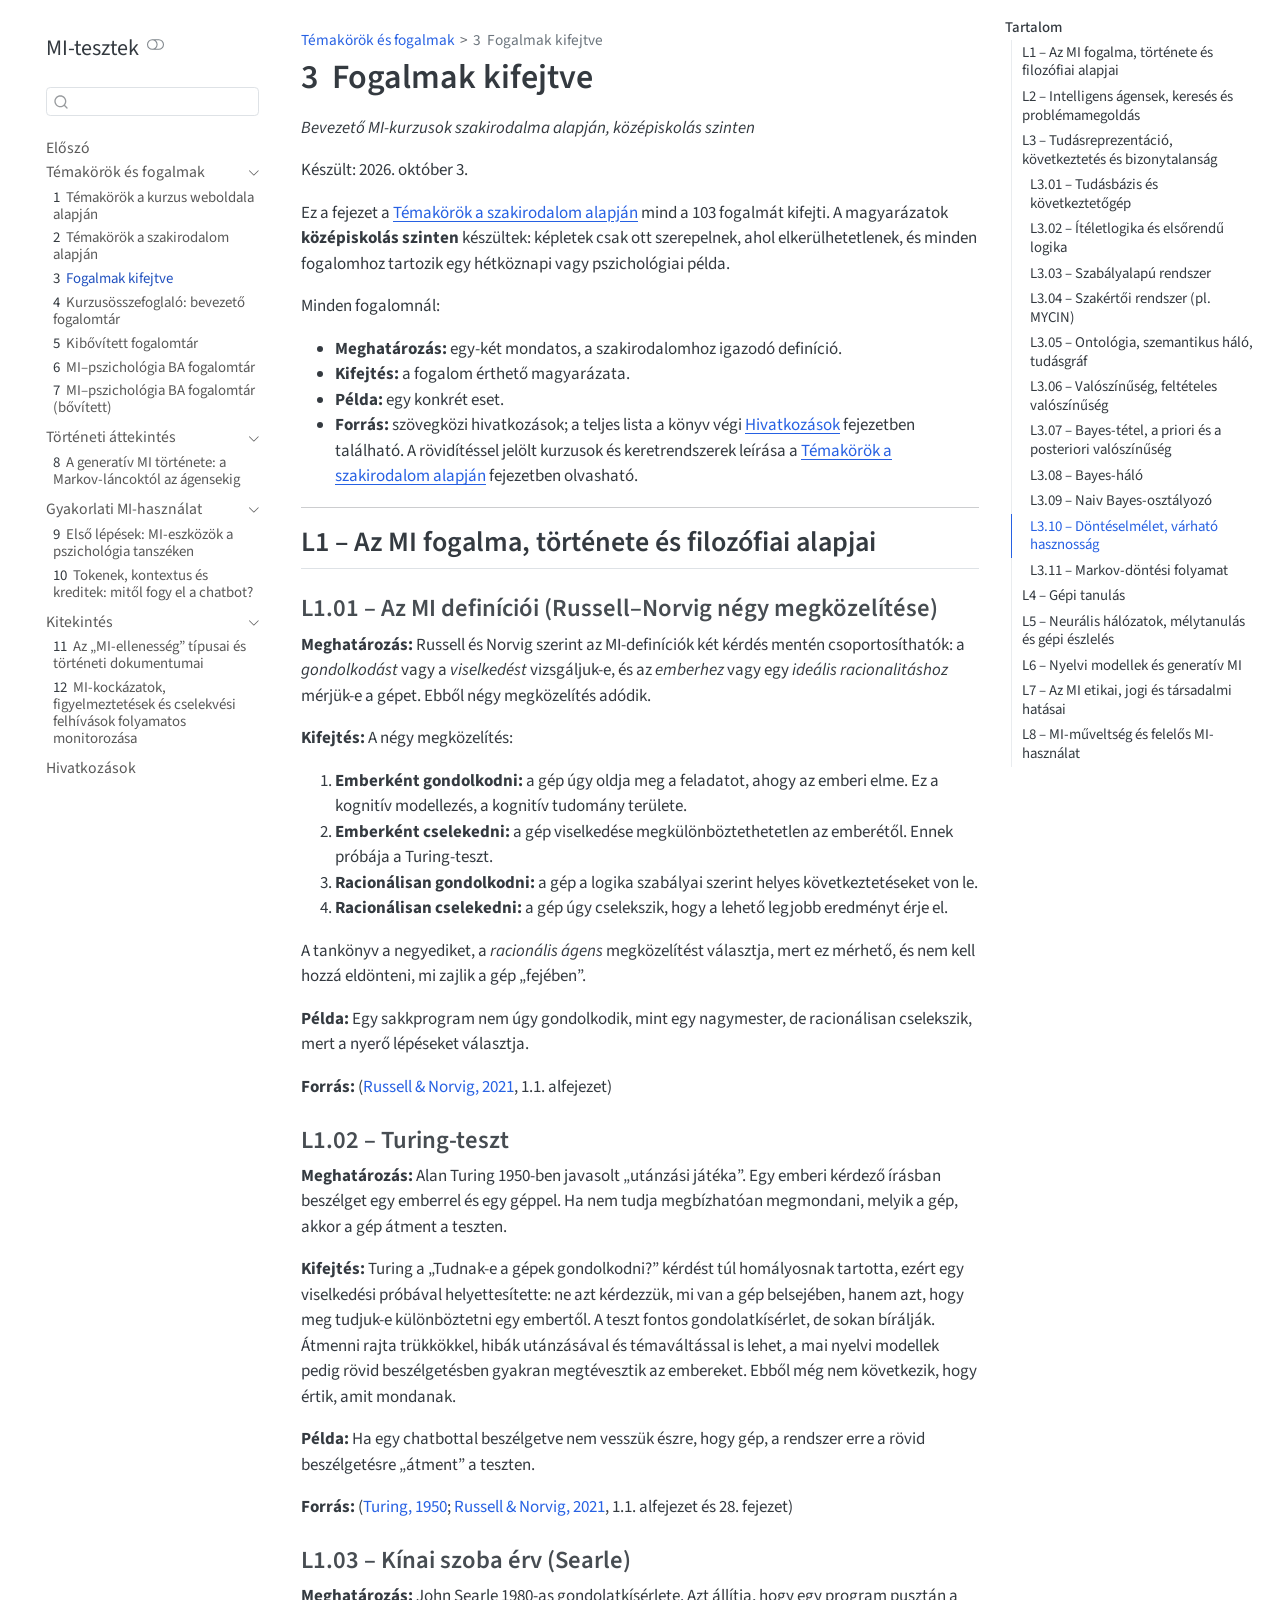
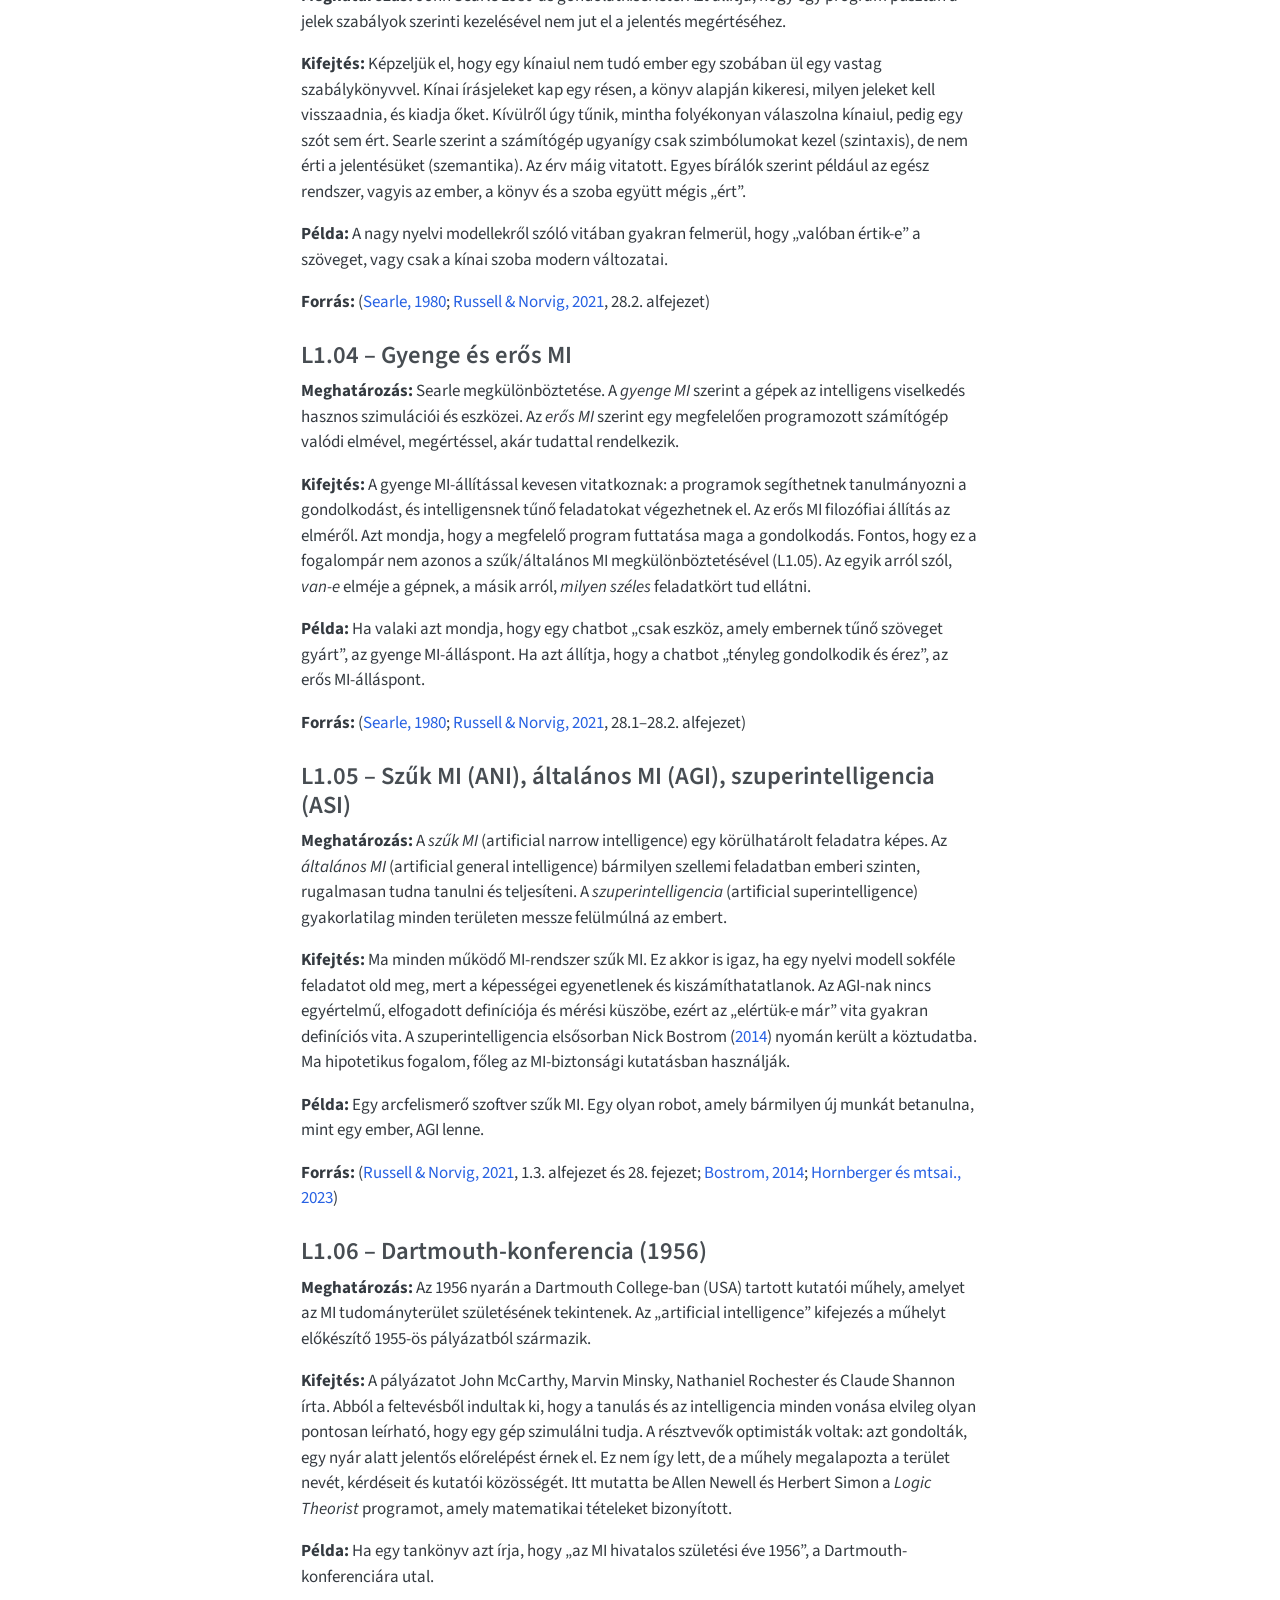
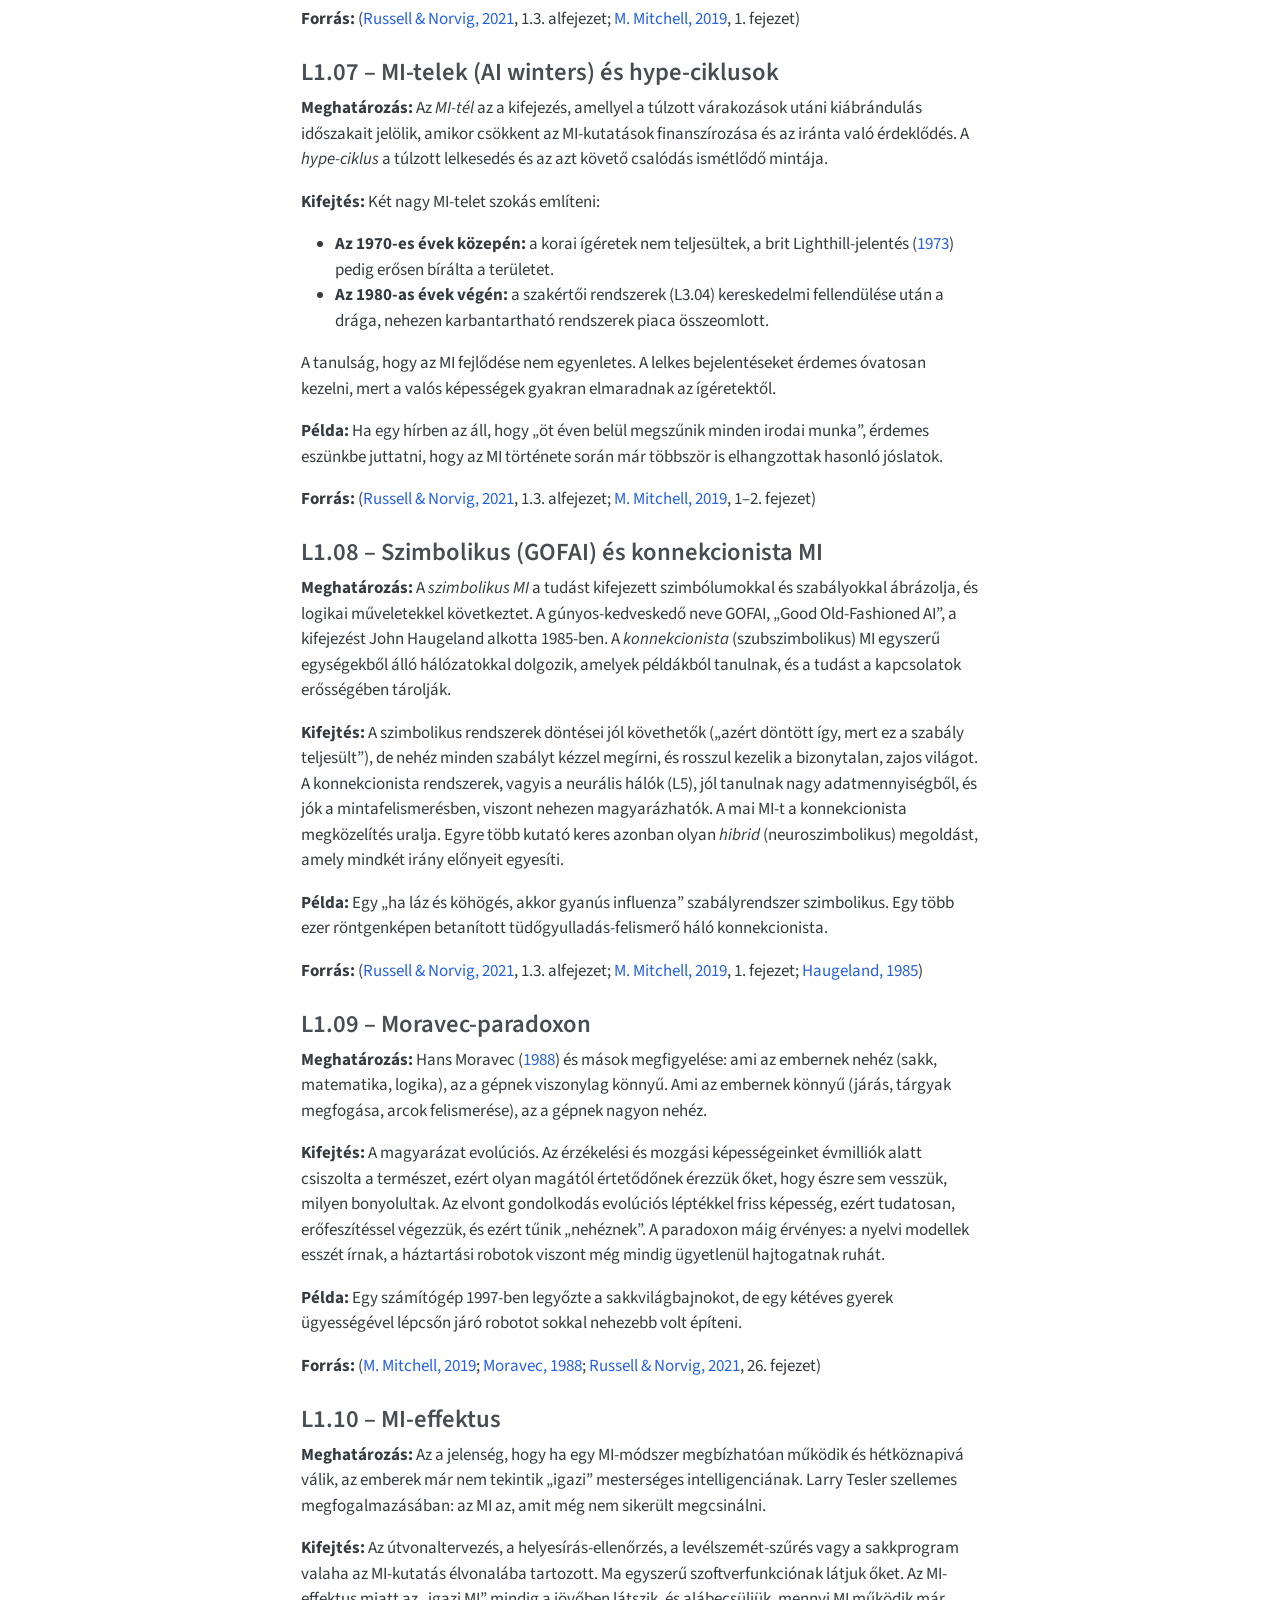
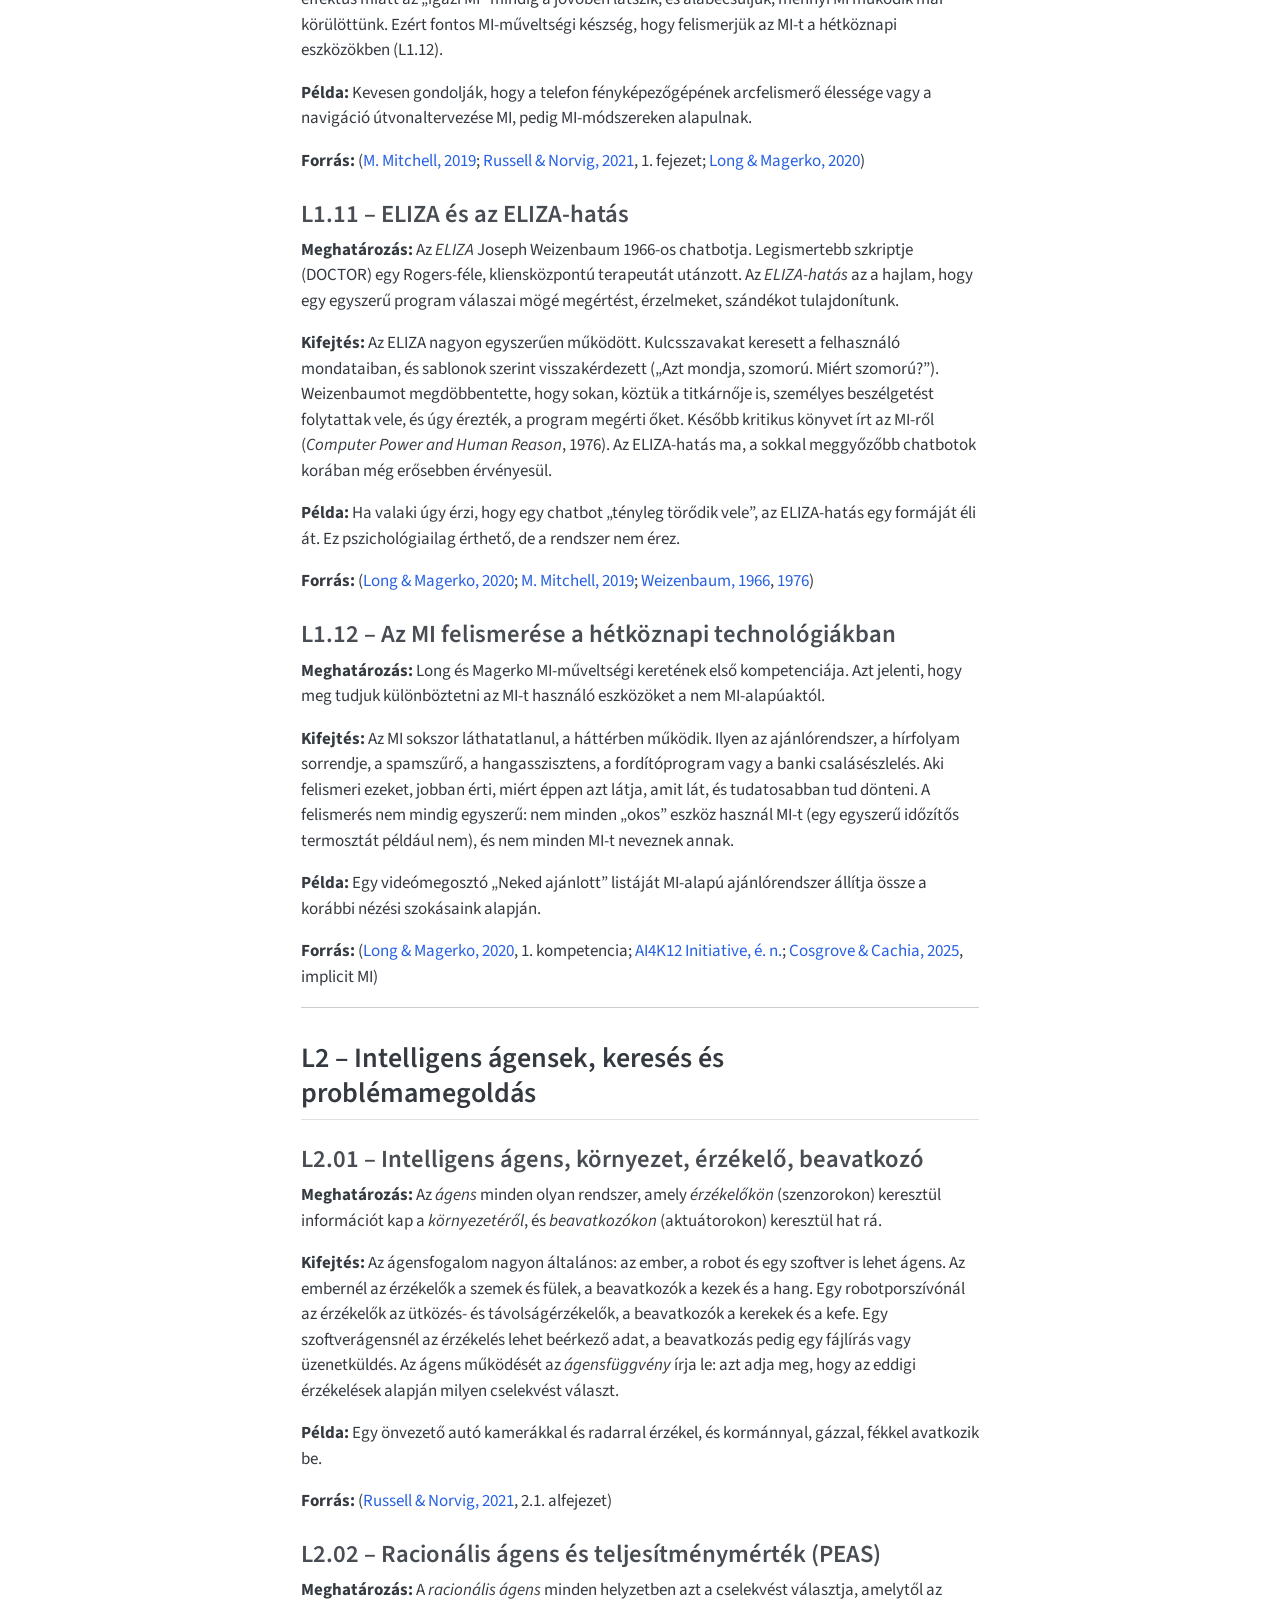
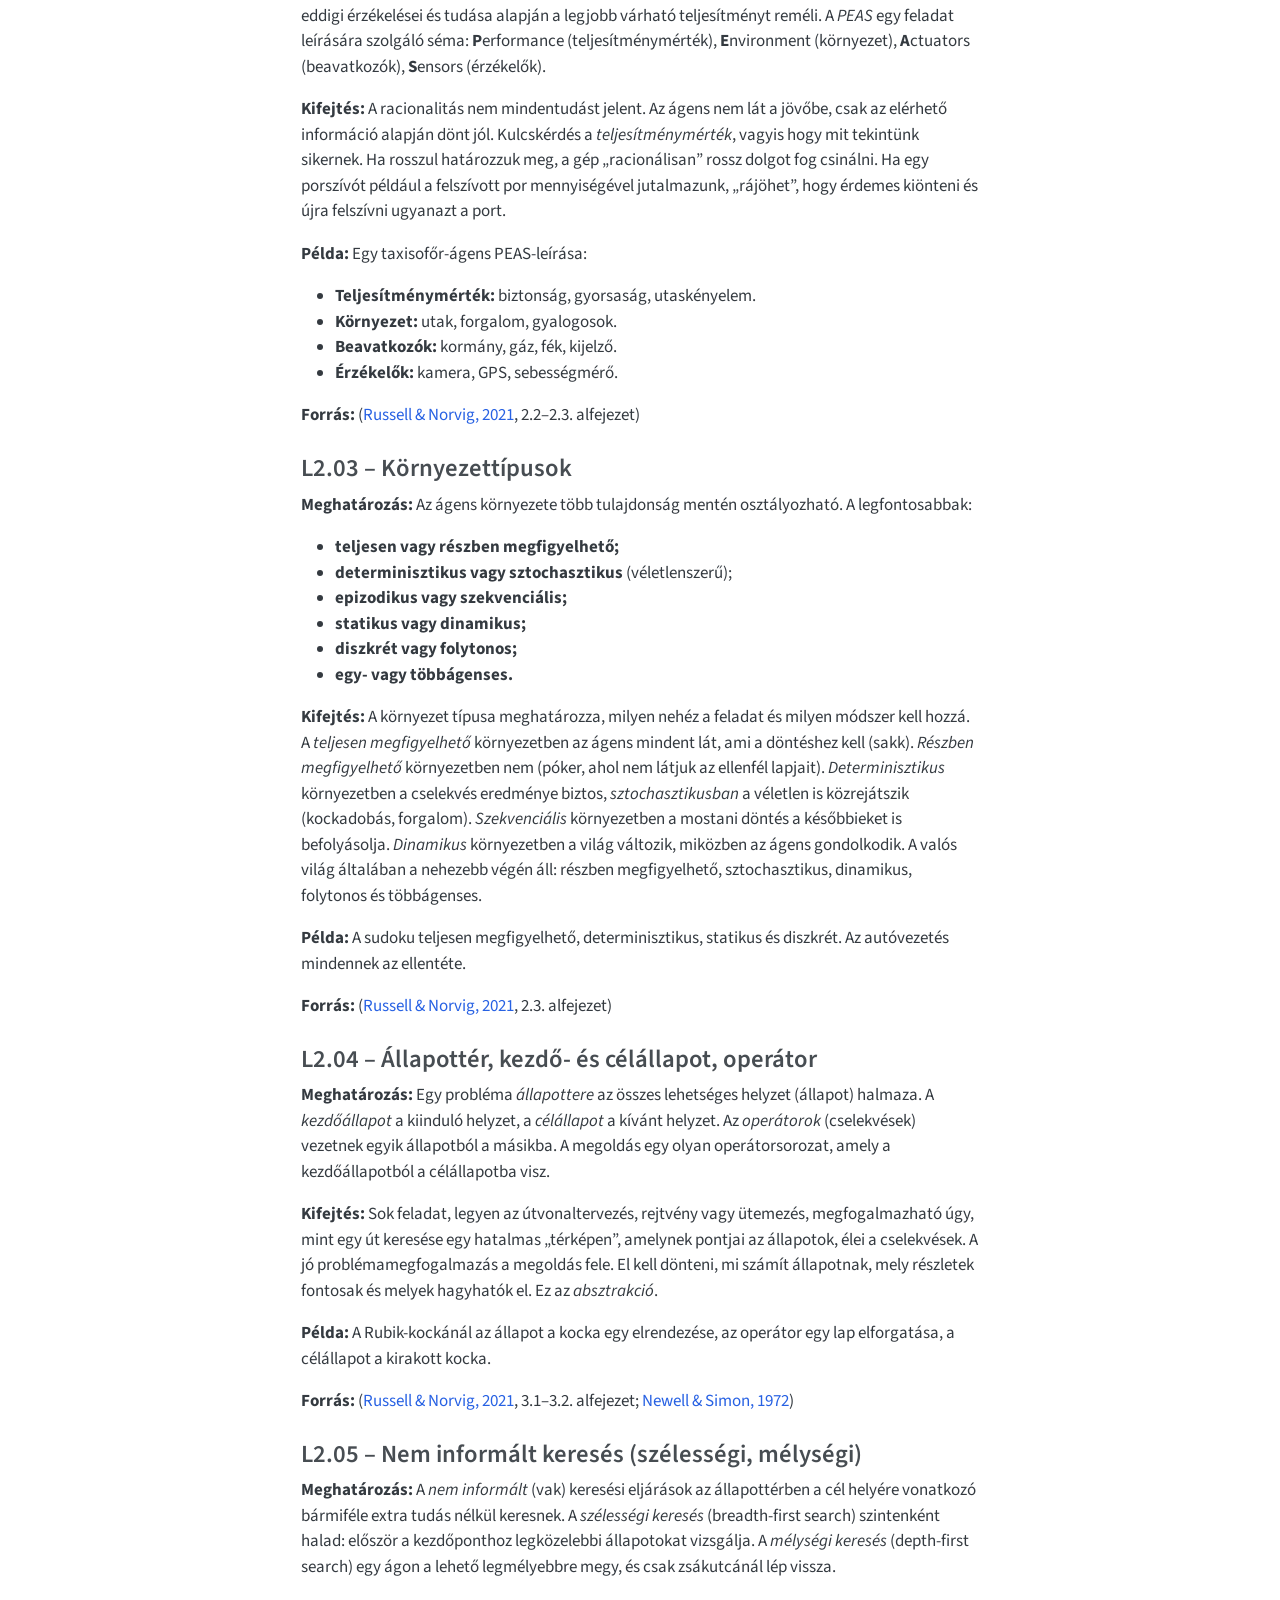
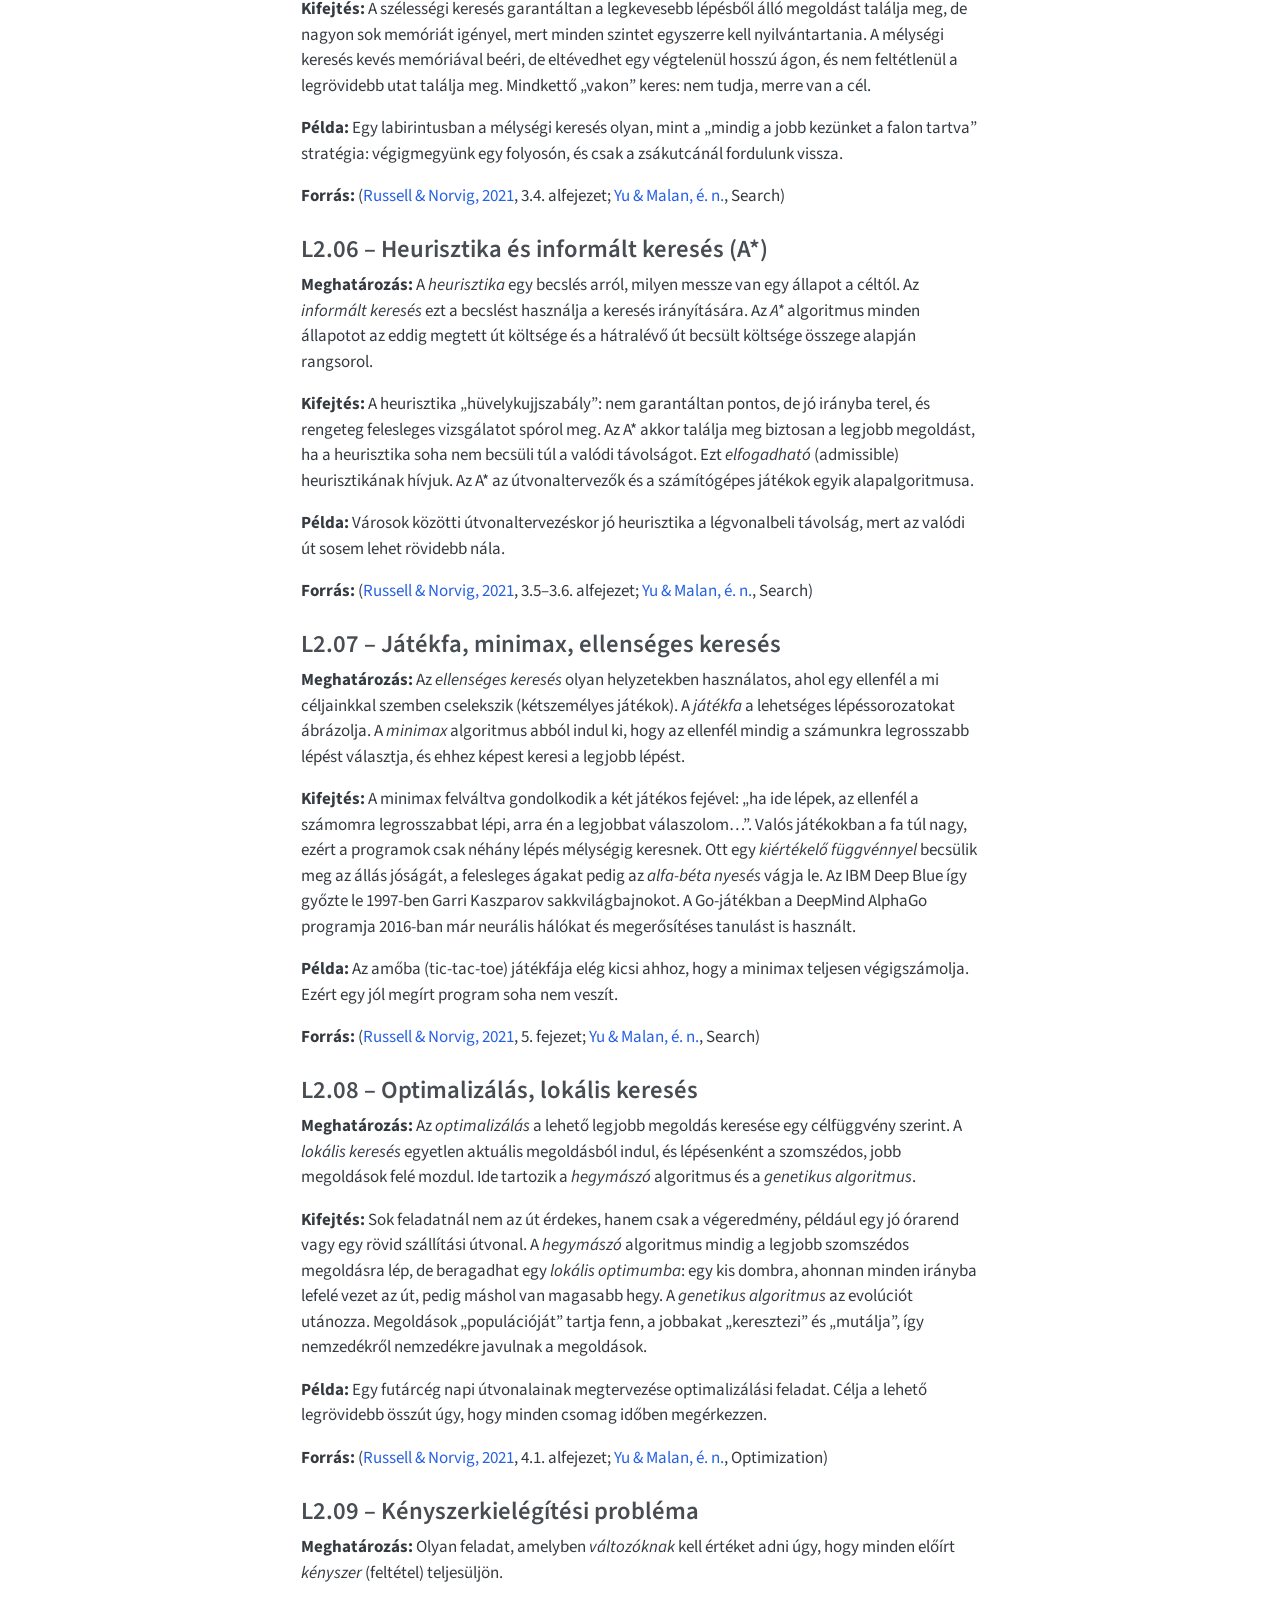
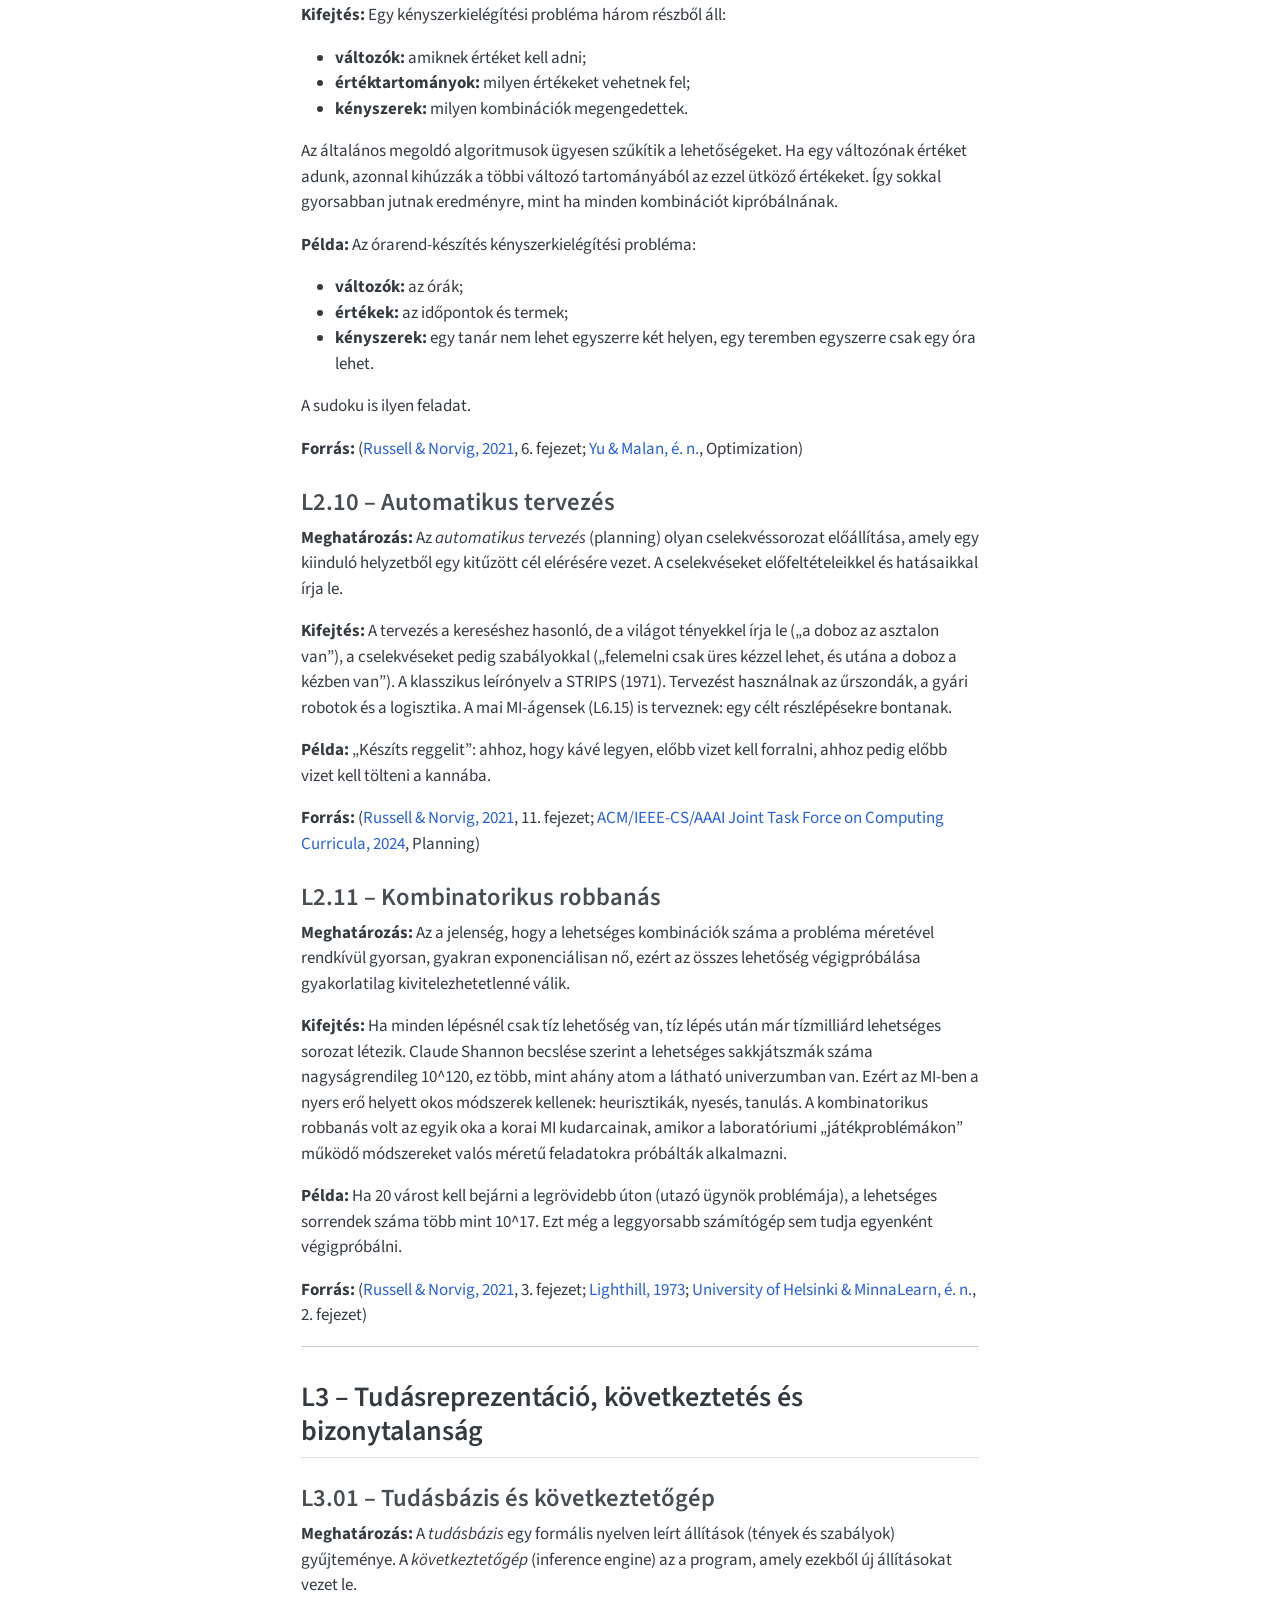
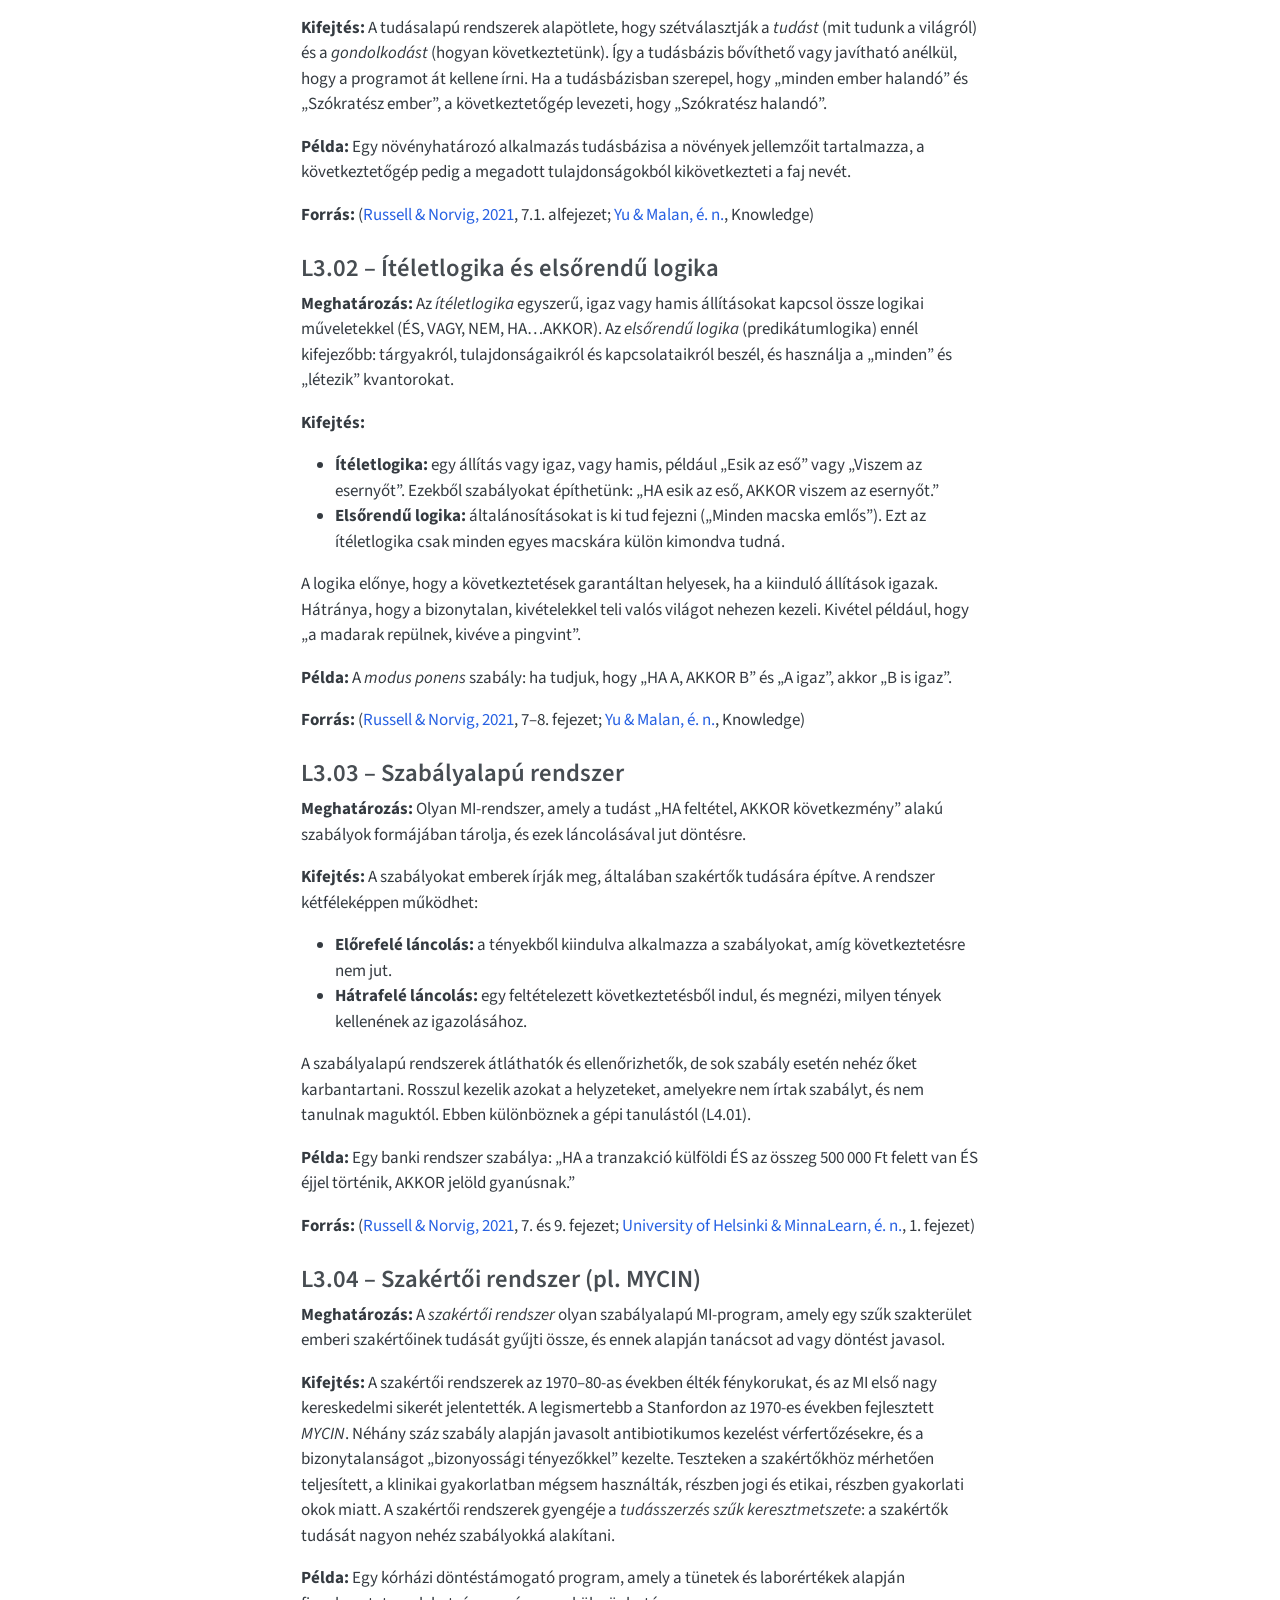
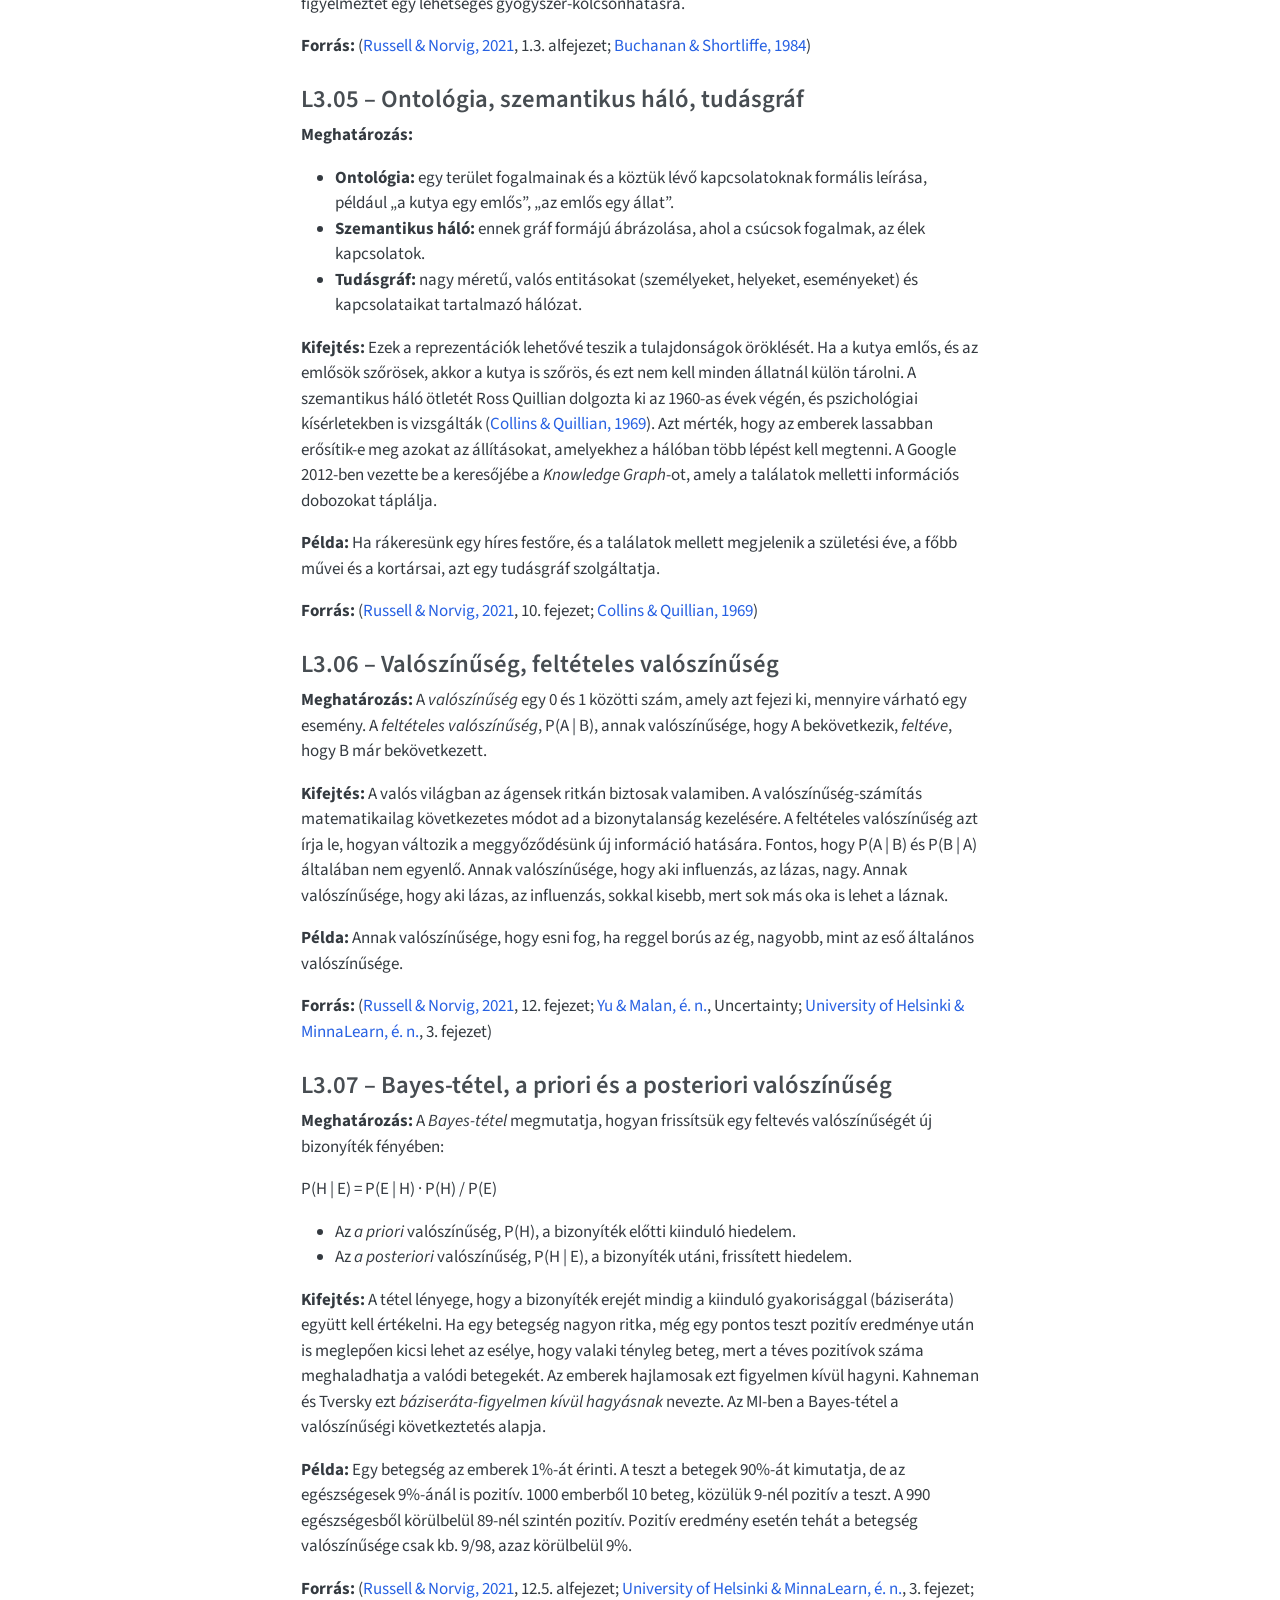
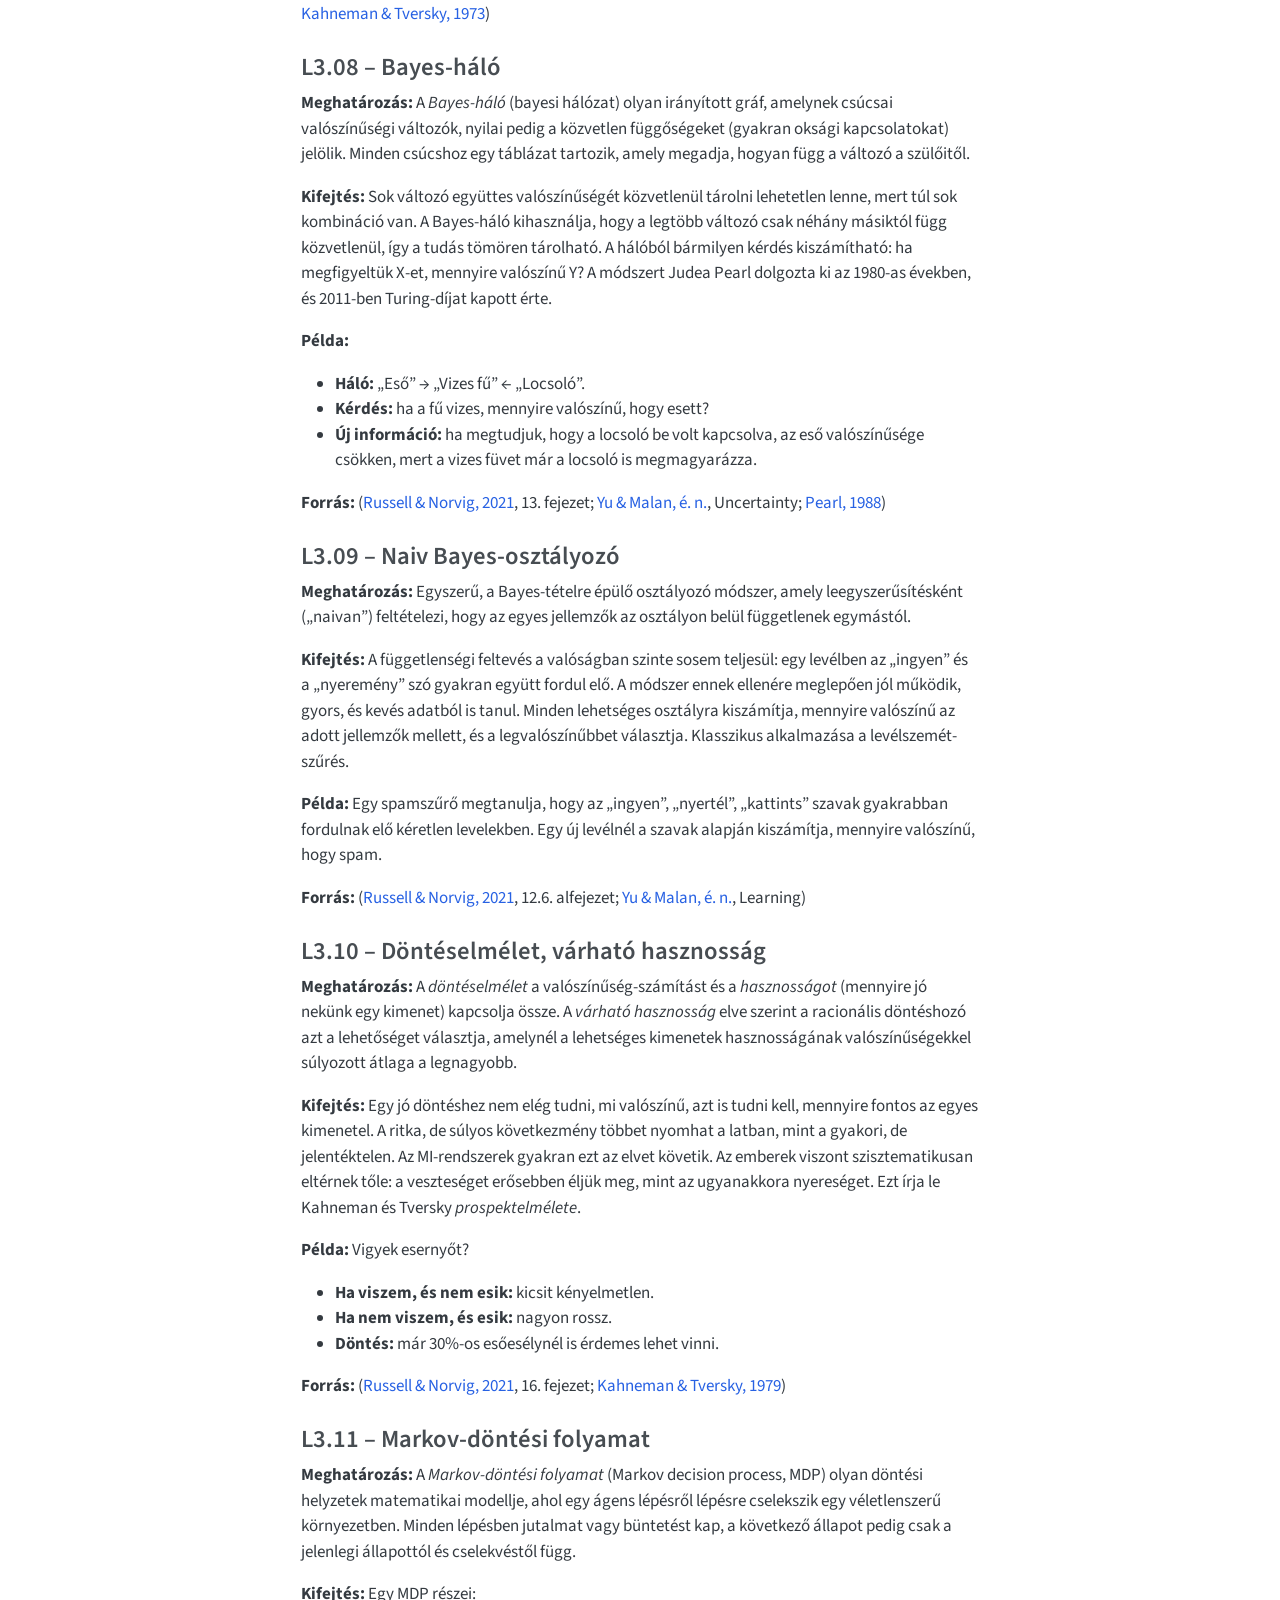
<file: docs/temakorok_irodalom_kifejtve.html>
<!DOCTYPE html>
<html xmlns="http://www.w3.org/1999/xhtml" lang="hu" xml:lang="hu"><head>

<meta charset="utf-8">
<meta name="generator" content="quarto-1.10.18">

<meta name="viewport" content="width=device-width, initial-scale=1.0, user-scalable=yes">


<title>3&nbsp; Fogalmak kifejtve – MI-tesztek</title>
<style>
/* Default styles provided by pandoc.
** See https://pandoc.org/MANUAL.html#variables-for-html for config info.
*/
span.smallcaps{font-variant: small-caps;}
div.columns{display: flex; gap: 1.5em;}
div.column{flex: auto;}
@media screen {
div.columns{gap: min(4vw, 1.5em);}
div.column{overflow-x: auto;}
}
div.hanging-indent{margin-left: 1.5em; text-indent: -1.5em;}
ul.task-list{list-style: none;}
ul.task-list li input[type="checkbox"] {
  width: 0.8em;
  margin: 0 0.8em 0.2em -1em; /* quarto-specific, see https://github.com/quarto-dev/quarto-cli/issues/4556 */ 
  vertical-align: middle;
}
/* CSS for citations */
div.csl-bib-body { }
div.csl-entry {
  clear: both;
  margin-bottom: 0em;
}
.hanging-indent div.csl-entry {
  margin-left:2em;
  text-indent:-2em;
}
div.csl-left-margin {
  min-width:2em;
  float:left;
}
div.csl-right-inline {
  margin-left:2em;
  padding-left:1em;
}
div.csl-indent {
  margin-left: 2em;
}</style>


<script src="site_libs/quarto-nav/quarto-nav.js"></script>
<script src="site_libs/quarto-nav/headroom.min.js"></script>
<script src="site_libs/clipboard/clipboard.min.js"></script>
<script src="site_libs/quarto-search/autocomplete.umd.js"></script>
<script src="site_libs/quarto-search/fuse.min.js"></script>
<script src="site_libs/quarto-search/quarto-search.js"></script>
<meta name="quarto:offset" content="./">
<link href="./kurzusosszefoglalo_pai.html" rel="next">
<link href="./temakorok_irodalom.html" rel="prev">
<script src="site_libs/quarto-html/quarto.js" type="module"></script>
<script src="site_libs/quarto-html/tabsets/tabsets.js" type="module"></script>
<script src="site_libs/quarto-html/popper.min.js"></script>
<script src="site_libs/quarto-html/tippy.umd.min.js"></script>
<script src="site_libs/quarto-html/anchor.min.js"></script>
<link href="site_libs/quarto-html/tippy.css" rel="stylesheet">
<link href="site_libs/quarto-html/quarto-syntax-highlighting-64a204ab8560d761af7679ceaba22944.css" rel="stylesheet" class="quarto-color-scheme" id="quarto-text-highlighting-styles">
<link href="site_libs/quarto-html/quarto-syntax-highlighting-dark-b85bc7c33db8c58e0ec93c3465666fed.css" rel="stylesheet" class="quarto-color-scheme quarto-color-alternate" id="quarto-text-highlighting-styles">
<link href="site_libs/quarto-html/quarto-syntax-highlighting-64a204ab8560d761af7679ceaba22944.css" rel="stylesheet" class="quarto-color-scheme-extra" id="quarto-text-highlighting-styles">
<script src="site_libs/bootstrap/bootstrap.min.js"></script>
<link href="site_libs/bootstrap/bootstrap-icons.css" rel="stylesheet">
<link href="site_libs/bootstrap/bootstrap-9d427fb9aa4e7f60cd390d7ae3c7ba90.min.css" rel="stylesheet" append-hash="true" class="quarto-color-scheme" id="quarto-bootstrap" data-mode="light">
<link href="site_libs/bootstrap/bootstrap-dark-494993c62a01dd0104ea6b4a58da199b.min.css" rel="stylesheet" append-hash="true" class="quarto-color-scheme quarto-color-alternate" id="quarto-bootstrap" data-mode="dark">
<link href="site_libs/bootstrap/bootstrap-9d427fb9aa4e7f60cd390d7ae3c7ba90.min.css" rel="stylesheet" append-hash="true" class="quarto-color-scheme-extra" id="quarto-bootstrap" data-mode="light">
<script id="quarto-search-options" type="application/json">{
  "location": "sidebar",
  "copy-button": false,
  "collapse-after": 3,
  "panel-placement": "start",
  "type": "textbox",
  "limit": 50,
  "keyboard-shortcut": [
    "f",
    "/",
    "s"
  ],
  "show-item-context": false,
  "language": {
    "search-no-results-text": "Nincs találat",
    "search-matching-documents-text": "matching documents",
    "search-copy-link-title": "Copy link to search",
    "search-hide-matches-text": "Hide additional matches",
    "search-more-match-text": "more match in this document",
    "search-more-matches-text": "more matches in this document",
    "search-clear-button-title": "Clear",
    "search-text-placeholder": "",
    "search-detached-cancel-button-title": "Cancel",
    "search-submit-button-title": "Submit",
    "search-label": "Search"
  }
}</script>
<style>html{ scroll-behavior: smooth; }</style>


</head>

<body class="nav-sidebar floating quarto-light"><script id="quarto-html-before-body" type="application/javascript">
    const toggleBodyColorMode = (bsSheetEl) => {
      const mode = bsSheetEl.getAttribute("data-mode");
      const bodyEl = window.document.querySelector("body");
      if (mode === "dark") {
        bodyEl.classList.add("quarto-dark");
        bodyEl.classList.remove("quarto-light");
      } else {
        bodyEl.classList.add("quarto-light");
        bodyEl.classList.remove("quarto-dark");
      }
    }
    const toggleBodyColorPrimary = () => {
      const bsSheetEl = window.document.querySelector("link#quarto-bootstrap:not([rel=disabled-stylesheet])");
      if (bsSheetEl) {
        toggleBodyColorMode(bsSheetEl);
      }
    }
    const setColorSchemeToggle = (alternate) => {
      const toggles = window.document.querySelectorAll('.quarto-color-scheme-toggle');
      for (let i=0; i < toggles.length; i++) {
        const toggle = toggles[i];
        if (toggle) {
          if (alternate) {
            toggle.classList.add("alternate");
          } else {
            toggle.classList.remove("alternate");
          }
        }
      }
    };
    const toggleColorMode = (alternate) => {
      // Switch the stylesheets
      const primaryStylesheets = window.document.querySelectorAll('link.quarto-color-scheme:not(.quarto-color-alternate)');
      const alternateStylesheets = window.document.querySelectorAll('link.quarto-color-scheme.quarto-color-alternate');
      manageTransitions('#quarto-margin-sidebar .nav-link', false);
      if (alternate) {
        // note: dark is layered on light, we don't disable primary!
        enableStylesheet(alternateStylesheets);
        for (const sheetNode of alternateStylesheets) {
          if (sheetNode.id === "quarto-bootstrap") {
            toggleBodyColorMode(sheetNode);
          }
        }
      } else {
        disableStylesheet(alternateStylesheets);
        enableStylesheet(primaryStylesheets)
        toggleBodyColorPrimary();
      }
      manageTransitions('#quarto-margin-sidebar .nav-link', true);
      // Switch the toggles
      setColorSchemeToggle(alternate)
      // Hack to workaround the fact that safari doesn't
      // properly recolor the scrollbar when toggling (#1455)
      if (navigator.userAgent.indexOf('Safari') > 0 && navigator.userAgent.indexOf('Chrome') == -1) {
        manageTransitions("body", false);
        window.scrollTo(0, 1);
        setTimeout(() => {
          window.scrollTo(0, 0);
          manageTransitions("body", true);
        }, 40);
      }
    }
    const disableStylesheet = (stylesheets) => {
      for (let i=0; i < stylesheets.length; i++) {
        const stylesheet = stylesheets[i];
        stylesheet.rel = 'disabled-stylesheet';
      }
    }
    const enableStylesheet = (stylesheets) => {
      for (let i=0; i < stylesheets.length; i++) {
        const stylesheet = stylesheets[i];
        if(stylesheet.rel !== 'stylesheet') { // for Chrome, which will still FOUC without this check
          stylesheet.rel = 'stylesheet';
        }
      }
    }
    const manageTransitions = (selector, allowTransitions) => {
      const els = window.document.querySelectorAll(selector);
      for (let i=0; i < els.length; i++) {
        const el = els[i];
        if (allowTransitions) {
          el.classList.remove('notransition');
        } else {
          el.classList.add('notransition');
        }
      }
    }
    const isFileUrl = () => {
      return window.location.protocol === 'file:';
    }
    const hasAlternateSentinel = () => {
      let styleSentinel = getColorSchemeSentinel();
      if (styleSentinel !== null) {
        return styleSentinel === "alternate";
      } else {
        return false;
      }
    }
    const setStyleSentinel = (alternate) => {
      const value = alternate ? "alternate" : "default";
      if (!isFileUrl()) {
        window.localStorage.setItem("quarto-color-scheme", value);
      } else {
        localAlternateSentinel = value;
      }
    }
    const getColorSchemeSentinel = () => {
      if (!isFileUrl()) {
        const storageValue = window.localStorage.getItem("quarto-color-scheme");
        return storageValue != null ? storageValue : localAlternateSentinel;
      } else {
        return localAlternateSentinel;
      }
    }
    const toggleGiscusIfUsed = (isAlternate, darkModeDefault) => {
      const baseTheme = document.querySelector('#giscus-base-theme')?.value ?? 'light';
      const alternateTheme = document.querySelector('#giscus-alt-theme')?.value ?? 'dark';
      let newTheme = '';
      if(authorPrefersDark) {
        newTheme = isAlternate ? baseTheme : alternateTheme;
      } else {
        newTheme = isAlternate ? alternateTheme : baseTheme;
      }
      const changeGiscusTheme = () => {
        // From: https://github.com/giscus/giscus/issues/336
        const sendMessage = (message) => {
          const iframe = document.querySelector('iframe.giscus-frame');
          if (!iframe) return;
          iframe.contentWindow.postMessage({ giscus: message }, 'https://giscus.app');
        }
        sendMessage({
          setConfig: {
            theme: newTheme
          }
        });
      }
      const isGiscussLoaded = window.document.querySelector('iframe.giscus-frame') !== null;
      if (isGiscussLoaded) {
        changeGiscusTheme();
      }
    };
    const authorPrefersDark = false;
    const darkModeDefault = authorPrefersDark;
      document.querySelector('link#quarto-text-highlighting-styles.quarto-color-scheme-extra').rel = 'disabled-stylesheet';
      document.querySelector('link#quarto-bootstrap.quarto-color-scheme-extra').rel = 'disabled-stylesheet';
    let localAlternateSentinel = darkModeDefault ? 'alternate' : 'default';
    // Dark / light mode switch
    window.quartoToggleColorScheme = () => {
      // Read the current dark / light value
      let toAlternate = !hasAlternateSentinel();
      toggleColorMode(toAlternate);
      setStyleSentinel(toAlternate);
      toggleGiscusIfUsed(toAlternate, darkModeDefault);
      window.dispatchEvent(new Event('resize'));
    };
    // Switch to dark mode if need be
    if (hasAlternateSentinel()) {
      toggleColorMode(true);
    } else {
      toggleColorMode(false);
    }
  </script>

<div id="quarto-search-results"></div>
  <header id="quarto-header" class="headroom fixed-top">
  <nav class="quarto-secondary-nav">
    <div class="container-fluid d-flex">
      <button type="button" class="quarto-btn-toggle btn" data-bs-toggle="collapse" role="button" data-bs-target=".quarto-sidebar-collapse-item" aria-controls="quarto-sidebar" aria-expanded="false" aria-label="Toggle sidebar navigation" onclick="if (window.quartoToggleHeadroom) { window.quartoToggleHeadroom(); }">
        <i class="bi bi-layout-text-sidebar-reverse"></i>
      </button>
        <nav class="quarto-page-breadcrumbs" aria-label="breadcrumb"><ol class="breadcrumb"><li class="breadcrumb-item"><a href="./temakorok.html">Témakörök és fogalmak</a></li><li class="breadcrumb-item"><a href="./temakorok_irodalom_kifejtve.html"><span class="chapter-number">3</span>&nbsp; <span class="chapter-title">Fogalmak kifejtve</span></a></li></ol></nav>
        <a class="flex-grow-1" role="navigation" data-bs-toggle="collapse" data-bs-target=".quarto-sidebar-collapse-item" aria-controls="quarto-sidebar" aria-expanded="false" aria-label="Toggle sidebar navigation" onclick="if (window.quartoToggleHeadroom) { window.quartoToggleHeadroom(); }">      
        </a>
      <button type="button" class="btn quarto-search-button" aria-label="Search" onclick="window.quartoOpenSearch();">
        <i class="bi bi-search"></i>
      </button>
    </div>
  </nav>
</header>
<!-- content -->
<div id="quarto-content" class="quarto-container page-columns page-rows-contents page-layout-article">
<!-- sidebar -->
  <nav id="quarto-sidebar" class="sidebar collapse collapse-horizontal quarto-sidebar-collapse-item sidebar-navigation floating overflow-auto">
    <div class="pt-lg-2 mt-2 text-left sidebar-header">
    <div class="sidebar-title mb-0 py-0">
      <a href="./">MI-tesztek</a> 
        <div class="sidebar-tools-main">
  <a href="" class="quarto-color-scheme-toggle quarto-navigation-tool  px-1" onclick="window.quartoToggleColorScheme(); return false;" title="Toggle dark mode"><i class="bi"></i></a>
</div>
    </div>
      </div>
        <div class="mt-2 flex-shrink-0 align-items-center">
        <div class="sidebar-search">
        <div id="quarto-search" class="" title="Search"></div>
        </div>
        </div>
    <div class="sidebar-menu-container"> 
    <ul class="list-unstyled mt-1">
        <li class="sidebar-item">
  <div class="sidebar-item-container"> 
  <a href="./index.html" class="sidebar-item-text sidebar-link">
 <span class="menu-text">Előszó</span></a>
  </div>
</li>
        <li class="sidebar-item sidebar-item-section">
      <div class="sidebar-item-container"> 
            <a class="sidebar-item-text sidebar-link text-start" data-bs-toggle="collapse" data-bs-target="#quarto-sidebar-section-1" role="navigation" aria-expanded="true">
 <span class="menu-text">Témakörök és fogalmak</span></a>
          <a class="sidebar-item-toggle text-start" data-bs-toggle="collapse" data-bs-target="#quarto-sidebar-section-1" role="navigation" aria-expanded="true" aria-label="Toggle section">
            <i class="bi bi-chevron-right ms-2"></i>
          </a> 
      </div>
      <ul id="quarto-sidebar-section-1" class="collapse list-unstyled sidebar-section depth1 show">  
          <li class="sidebar-item">
  <div class="sidebar-item-container"> 
  <a href="./temakorok.html" class="sidebar-item-text sidebar-link">
 <span class="menu-text"><span class="chapter-number">1</span>&nbsp; <span class="chapter-title">Témakörök a kurzus weboldala alapján</span></span></a>
  </div>
</li>
          <li class="sidebar-item">
  <div class="sidebar-item-container"> 
  <a href="./temakorok_irodalom.html" class="sidebar-item-text sidebar-link">
 <span class="menu-text"><span class="chapter-number">2</span>&nbsp; <span class="chapter-title">Témakörök a szakirodalom alapján</span></span></a>
  </div>
</li>
          <li class="sidebar-item">
  <div class="sidebar-item-container"> 
  <a href="./temakorok_irodalom_kifejtve.html" class="sidebar-item-text sidebar-link active">
 <span class="menu-text"><span class="chapter-number">3</span>&nbsp; <span class="chapter-title">Fogalmak kifejtve</span></span></a>
  </div>
</li>
          <li class="sidebar-item">
  <div class="sidebar-item-container"> 
  <a href="./kurzusosszefoglalo_pai.html" class="sidebar-item-text sidebar-link">
 <span class="menu-text"><span class="chapter-number">4</span>&nbsp; <span class="chapter-title">Kurzusösszefoglaló: bevezető fogalomtár</span></span></a>
  </div>
</li>
          <li class="sidebar-item">
  <div class="sidebar-item-container"> 
  <a href="./kurzusosszefoglalo_pai_2.html" class="sidebar-item-text sidebar-link">
 <span class="menu-text"><span class="chapter-number">5</span>&nbsp; <span class="chapter-title">Kibővített fogalomtár</span></span></a>
  </div>
</li>
          <li class="sidebar-item">
  <div class="sidebar-item-container"> 
  <a href="./kurzusosszefoglalo_pai_3.html" class="sidebar-item-text sidebar-link">
 <span class="menu-text"><span class="chapter-number">6</span>&nbsp; <span class="chapter-title">MI–pszichológia BA fogalomtár</span></span></a>
  </div>
</li>
          <li class="sidebar-item">
  <div class="sidebar-item-container"> 
  <a href="./kurzusosszefoglalo_pai_4.html" class="sidebar-item-text sidebar-link">
 <span class="menu-text"><span class="chapter-number">7</span>&nbsp; <span class="chapter-title">MI–pszichológia BA fogalomtár (bővített)</span></span></a>
  </div>
</li>
      </ul>
  </li>
        <li class="sidebar-item sidebar-item-section">
      <div class="sidebar-item-container"> 
            <a class="sidebar-item-text sidebar-link text-start" data-bs-toggle="collapse" data-bs-target="#quarto-sidebar-section-2" role="navigation" aria-expanded="true">
 <span class="menu-text">Történeti áttekintés</span></a>
          <a class="sidebar-item-toggle text-start" data-bs-toggle="collapse" data-bs-target="#quarto-sidebar-section-2" role="navigation" aria-expanded="true" aria-label="Toggle section">
            <i class="bi bi-chevron-right ms-2"></i>
          </a> 
      </div>
      <ul id="quarto-sidebar-section-2" class="collapse list-unstyled sidebar-section depth1 show">  
          <li class="sidebar-item">
  <div class="sidebar-item-container"> 
  <a href="./generativ-mi-tortenete.html" class="sidebar-item-text sidebar-link">
 <span class="menu-text"><span class="chapter-number">8</span>&nbsp; <span class="chapter-title">A generatív MI története: a Markov-láncoktól az ágensekig</span></span></a>
  </div>
</li>
      </ul>
  </li>
        <li class="sidebar-item sidebar-item-section">
      <div class="sidebar-item-container"> 
            <a class="sidebar-item-text sidebar-link text-start" data-bs-toggle="collapse" data-bs-target="#quarto-sidebar-section-3" role="navigation" aria-expanded="true">
 <span class="menu-text">Gyakorlati MI-használat</span></a>
          <a class="sidebar-item-toggle text-start" data-bs-toggle="collapse" data-bs-target="#quarto-sidebar-section-3" role="navigation" aria-expanded="true" aria-label="Toggle section">
            <i class="bi bi-chevron-right ms-2"></i>
          </a> 
      </div>
      <ul id="quarto-sidebar-section-3" class="collapse list-unstyled sidebar-section depth1 show">  
          <li class="sidebar-item">
  <div class="sidebar-item-container"> 
  <a href="./elso-lepesek.html" class="sidebar-item-text sidebar-link">
 <span class="menu-text"><span class="chapter-number">9</span>&nbsp; <span class="chapter-title">Első lépések: MI-eszközök a pszichológia tanszéken</span></span></a>
  </div>
</li>
          <li class="sidebar-item">
  <div class="sidebar-item-container"> 
  <a href="./tokenek-es-kreditek.html" class="sidebar-item-text sidebar-link">
 <span class="menu-text"><span class="chapter-number">10</span>&nbsp; <span class="chapter-title">Tokenek, kontextus és kreditek: mitől fogy el a chatbot?</span></span></a>
  </div>
</li>
      </ul>
  </li>
        <li class="sidebar-item sidebar-item-section">
      <div class="sidebar-item-container"> 
            <a class="sidebar-item-text sidebar-link text-start" data-bs-toggle="collapse" data-bs-target="#quarto-sidebar-section-4" role="navigation" aria-expanded="true">
 <span class="menu-text">Kitekintés</span></a>
          <a class="sidebar-item-toggle text-start" data-bs-toggle="collapse" data-bs-target="#quarto-sidebar-section-4" role="navigation" aria-expanded="true" aria-label="Toggle section">
            <i class="bi bi-chevron-right ms-2"></i>
          </a> 
      </div>
      <ul id="quarto-sidebar-section-4" class="collapse list-unstyled sidebar-section depth1 show">  
          <li class="sidebar-item">
  <div class="sidebar-item-container"> 
  <a href="./MI-ellenesseg.html" class="sidebar-item-text sidebar-link">
 <span class="menu-text"><span class="chapter-number">11</span>&nbsp; <span class="chapter-title">Az „MI-ellenesség” típusai és történeti dokumentumai</span></span></a>
  </div>
</li>
          <li class="sidebar-item">
  <div class="sidebar-item-container"> 
  <a href="./MI-kockazat-monitoring.html" class="sidebar-item-text sidebar-link">
 <span class="menu-text"><span class="chapter-number">12</span>&nbsp; <span class="chapter-title">MI-kockázatok, figyelmeztetések és cselekvési felhívások folyamatos monitorozása</span></span></a>
  </div>
</li>
      </ul>
  </li>
        <li class="sidebar-item">
  <div class="sidebar-item-container"> 
  <a href="./references.html" class="sidebar-item-text sidebar-link">
 <span class="menu-text">Hivatkozások</span></a>
  </div>
</li>
    </ul>
    </div>
</nav>
<div id="quarto-sidebar-glass" class="quarto-sidebar-collapse-item" data-bs-toggle="collapse" data-bs-target=".quarto-sidebar-collapse-item"></div>
<!-- margin-sidebar -->
    <div id="quarto-margin-sidebar" class="sidebar margin-sidebar">
        <nav id="TOC" role="doc-toc" class="toc-active">
    <h2 id="toc-title">Tartalom</h2>
   
  <ul>
  <li><a href="#l1-az-mi-fogalma-története-és-filozófiai-alapjai" id="toc-l1-az-mi-fogalma-története-és-filozófiai-alapjai" class="nav-link active" data-scroll-target="#l1-az-mi-fogalma-története-és-filozófiai-alapjai">L1 – Az MI fogalma, története és filozófiai alapjai</a>
  <ul class="collapse">
  <li><a href="#l1.01-az-mi-definíciói-russellnorvig-négy-megközelítése" id="toc-l1.01-az-mi-definíciói-russellnorvig-négy-megközelítése" class="nav-link" data-scroll-target="#l1.01-az-mi-definíciói-russellnorvig-négy-megközelítése">L1.01 – Az MI definíciói (Russell–Norvig négy megközelítése)</a></li>
  <li><a href="#l1.02-turing-teszt" id="toc-l1.02-turing-teszt" class="nav-link" data-scroll-target="#l1.02-turing-teszt">L1.02 – Turing-teszt</a></li>
  <li><a href="#l1.03-kínai-szoba-érv-searle" id="toc-l1.03-kínai-szoba-érv-searle" class="nav-link" data-scroll-target="#l1.03-kínai-szoba-érv-searle">L1.03 – Kínai szoba érv (Searle)</a></li>
  <li><a href="#l1.04-gyenge-és-erős-mi" id="toc-l1.04-gyenge-és-erős-mi" class="nav-link" data-scroll-target="#l1.04-gyenge-és-erős-mi">L1.04 – Gyenge és erős MI</a></li>
  <li><a href="#l1.05-szűk-mi-ani-általános-mi-agi-szuperintelligencia-asi" id="toc-l1.05-szűk-mi-ani-általános-mi-agi-szuperintelligencia-asi" class="nav-link" data-scroll-target="#l1.05-szűk-mi-ani-általános-mi-agi-szuperintelligencia-asi">L1.05 – Szűk MI (ANI), általános MI (AGI), szuperintelligencia (ASI)</a></li>
  <li><a href="#l1.06-dartmouth-konferencia-1956" id="toc-l1.06-dartmouth-konferencia-1956" class="nav-link" data-scroll-target="#l1.06-dartmouth-konferencia-1956">L1.06 – Dartmouth-konferencia (1956)</a></li>
  <li><a href="#l1.07-mi-telek-ai-winters-és-hype-ciklusok" id="toc-l1.07-mi-telek-ai-winters-és-hype-ciklusok" class="nav-link" data-scroll-target="#l1.07-mi-telek-ai-winters-és-hype-ciklusok">L1.07 – MI-telek (AI winters) és hype-ciklusok</a></li>
  <li><a href="#l1.08-szimbolikus-gofai-és-konnekcionista-mi" id="toc-l1.08-szimbolikus-gofai-és-konnekcionista-mi" class="nav-link" data-scroll-target="#l1.08-szimbolikus-gofai-és-konnekcionista-mi">L1.08 – Szimbolikus (GOFAI) és konnekcionista MI</a></li>
  <li><a href="#l1.09-moravec-paradoxon" id="toc-l1.09-moravec-paradoxon" class="nav-link" data-scroll-target="#l1.09-moravec-paradoxon">L1.09 – Moravec-paradoxon</a></li>
  <li><a href="#l1.10-mi-effektus" id="toc-l1.10-mi-effektus" class="nav-link" data-scroll-target="#l1.10-mi-effektus">L1.10 – MI-effektus</a></li>
  <li><a href="#l1.11-eliza-és-az-eliza-hatás" id="toc-l1.11-eliza-és-az-eliza-hatás" class="nav-link" data-scroll-target="#l1.11-eliza-és-az-eliza-hatás">L1.11 – ELIZA és az ELIZA-hatás</a></li>
  <li><a href="#l1.12-az-mi-felismerése-a-hétköznapi-technológiákban" id="toc-l1.12-az-mi-felismerése-a-hétköznapi-technológiákban" class="nav-link" data-scroll-target="#l1.12-az-mi-felismerése-a-hétköznapi-technológiákban">L1.12 – Az MI felismerése a hétköznapi technológiákban</a></li>
  </ul></li>
  <li><a href="#l2-intelligens-ágensek-keresés-és-problémamegoldás" id="toc-l2-intelligens-ágensek-keresés-és-problémamegoldás" class="nav-link" data-scroll-target="#l2-intelligens-ágensek-keresés-és-problémamegoldás">L2 – Intelligens ágensek, keresés és problémamegoldás</a>
  <ul class="collapse">
  <li><a href="#l2.01-intelligens-ágens-környezet-érzékelő-beavatkozó" id="toc-l2.01-intelligens-ágens-környezet-érzékelő-beavatkozó" class="nav-link" data-scroll-target="#l2.01-intelligens-ágens-környezet-érzékelő-beavatkozó">L2.01 – Intelligens ágens, környezet, érzékelő, beavatkozó</a></li>
  <li><a href="#l2.02-racionális-ágens-és-teljesítménymérték-peas" id="toc-l2.02-racionális-ágens-és-teljesítménymérték-peas" class="nav-link" data-scroll-target="#l2.02-racionális-ágens-és-teljesítménymérték-peas">L2.02 – Racionális ágens és teljesítménymérték (PEAS)</a></li>
  <li><a href="#l2.03-környezettípusok" id="toc-l2.03-környezettípusok" class="nav-link" data-scroll-target="#l2.03-környezettípusok">L2.03 – Környezettípusok</a></li>
  <li><a href="#l2.04-állapottér-kezdő--és-célállapot-operátor" id="toc-l2.04-állapottér-kezdő--és-célállapot-operátor" class="nav-link" data-scroll-target="#l2.04-állapottér-kezdő--és-célállapot-operátor">L2.04 – Állapottér, kezdő- és célállapot, operátor</a></li>
  <li><a href="#l2.05-nem-informált-keresés-szélességi-mélységi" id="toc-l2.05-nem-informált-keresés-szélességi-mélységi" class="nav-link" data-scroll-target="#l2.05-nem-informált-keresés-szélességi-mélységi">L2.05 – Nem informált keresés (szélességi, mélységi)</a></li>
  <li><a href="#l2.06-heurisztika-és-informált-keresés-a" id="toc-l2.06-heurisztika-és-informált-keresés-a" class="nav-link" data-scroll-target="#l2.06-heurisztika-és-informált-keresés-a">L2.06 – Heurisztika és informált keresés (A*)</a></li>
  <li><a href="#l2.07-játékfa-minimax-ellenséges-keresés" id="toc-l2.07-játékfa-minimax-ellenséges-keresés" class="nav-link" data-scroll-target="#l2.07-játékfa-minimax-ellenséges-keresés">L2.07 – Játékfa, minimax, ellenséges keresés</a></li>
  <li><a href="#l2.08-optimalizálás-lokális-keresés" id="toc-l2.08-optimalizálás-lokális-keresés" class="nav-link" data-scroll-target="#l2.08-optimalizálás-lokális-keresés">L2.08 – Optimalizálás, lokális keresés</a></li>
  <li><a href="#l2.09-kényszerkielégítési-probléma" id="toc-l2.09-kényszerkielégítési-probléma" class="nav-link" data-scroll-target="#l2.09-kényszerkielégítési-probléma">L2.09 – Kényszerkielégítési probléma</a></li>
  <li><a href="#l2.10-automatikus-tervezés" id="toc-l2.10-automatikus-tervezés" class="nav-link" data-scroll-target="#l2.10-automatikus-tervezés">L2.10 – Automatikus tervezés</a></li>
  <li><a href="#l2.11-kombinatorikus-robbanás" id="toc-l2.11-kombinatorikus-robbanás" class="nav-link" data-scroll-target="#l2.11-kombinatorikus-robbanás">L2.11 – Kombinatorikus robbanás</a></li>
  </ul></li>
  <li><a href="#l3-tudásreprezentáció-következtetés-és-bizonytalanság" id="toc-l3-tudásreprezentáció-következtetés-és-bizonytalanság" class="nav-link" data-scroll-target="#l3-tudásreprezentáció-következtetés-és-bizonytalanság">L3 – Tudásreprezentáció, következtetés és bizonytalanság</a>
  <ul class="collapse">
  <li><a href="#l3.01-tudásbázis-és-következtetőgép" id="toc-l3.01-tudásbázis-és-következtetőgép" class="nav-link" data-scroll-target="#l3.01-tudásbázis-és-következtetőgép">L3.01 – Tudásbázis és következtetőgép</a></li>
  <li><a href="#l3.02-ítéletlogika-és-elsőrendű-logika" id="toc-l3.02-ítéletlogika-és-elsőrendű-logika" class="nav-link" data-scroll-target="#l3.02-ítéletlogika-és-elsőrendű-logika">L3.02 – Ítéletlogika és elsőrendű logika</a></li>
  <li><a href="#l3.03-szabályalapú-rendszer" id="toc-l3.03-szabályalapú-rendszer" class="nav-link" data-scroll-target="#l3.03-szabályalapú-rendszer">L3.03 – Szabályalapú rendszer</a></li>
  <li><a href="#l3.04-szakértői-rendszer-pl.-mycin" id="toc-l3.04-szakértői-rendszer-pl.-mycin" class="nav-link" data-scroll-target="#l3.04-szakértői-rendszer-pl.-mycin">L3.04 – Szakértői rendszer (pl. MYCIN)</a></li>
  <li><a href="#l3.05-ontológia-szemantikus-háló-tudásgráf" id="toc-l3.05-ontológia-szemantikus-háló-tudásgráf" class="nav-link" data-scroll-target="#l3.05-ontológia-szemantikus-háló-tudásgráf">L3.05 – Ontológia, szemantikus háló, tudásgráf</a></li>
  <li><a href="#l3.06-valószínűség-feltételes-valószínűség" id="toc-l3.06-valószínűség-feltételes-valószínűség" class="nav-link" data-scroll-target="#l3.06-valószínűség-feltételes-valószínűség">L3.06 – Valószínűség, feltételes valószínűség</a></li>
  <li><a href="#l3.07-bayes-tétel-a-priori-és-a-posteriori-valószínűség" id="toc-l3.07-bayes-tétel-a-priori-és-a-posteriori-valószínűség" class="nav-link" data-scroll-target="#l3.07-bayes-tétel-a-priori-és-a-posteriori-valószínűség">L3.07 – Bayes-tétel, a priori és a posteriori valószínűség</a></li>
  <li><a href="#l3.08-bayes-háló" id="toc-l3.08-bayes-háló" class="nav-link" data-scroll-target="#l3.08-bayes-háló">L3.08 – Bayes-háló</a></li>
  <li><a href="#l3.09-naiv-bayes-osztályozó" id="toc-l3.09-naiv-bayes-osztályozó" class="nav-link" data-scroll-target="#l3.09-naiv-bayes-osztályozó">L3.09 – Naiv Bayes-osztályozó</a></li>
  <li><a href="#l3.10-döntéselmélet-várható-hasznosság" id="toc-l3.10-döntéselmélet-várható-hasznosság" class="nav-link" data-scroll-target="#l3.10-döntéselmélet-várható-hasznosság">L3.10 – Döntéselmélet, várható hasznosság</a></li>
  <li><a href="#l3.11-markov-döntési-folyamat" id="toc-l3.11-markov-döntési-folyamat" class="nav-link" data-scroll-target="#l3.11-markov-döntési-folyamat">L3.11 – Markov-döntési folyamat</a></li>
  </ul></li>
  <li><a href="#l4-gépi-tanulás" id="toc-l4-gépi-tanulás" class="nav-link" data-scroll-target="#l4-gépi-tanulás">L4 – Gépi tanulás</a>
  <ul class="collapse">
  <li><a href="#l4.01-gépi-tanulás-vs.-explicit-programozás" id="toc-l4.01-gépi-tanulás-vs.-explicit-programozás" class="nav-link" data-scroll-target="#l4.01-gépi-tanulás-vs.-explicit-programozás">L4.01 – Gépi tanulás vs.&nbsp;explicit programozás</a></li>
  <li><a href="#l4.02-felügyelt-tanulás-címke-jellemző" id="toc-l4.02-felügyelt-tanulás-címke-jellemző" class="nav-link" data-scroll-target="#l4.02-felügyelt-tanulás-címke-jellemző">L4.02 – Felügyelt tanulás, címke, jellemző</a></li>
  <li><a href="#l4.03-felügyelet-nélküli-tanulás" id="toc-l4.03-felügyelet-nélküli-tanulás" class="nav-link" data-scroll-target="#l4.03-felügyelet-nélküli-tanulás">L4.03 – Felügyelet nélküli tanulás</a></li>
  <li><a href="#l4.04-megerősítéses-tanulás" id="toc-l4.04-megerősítéses-tanulás" class="nav-link" data-scroll-target="#l4.04-megerősítéses-tanulás">L4.04 – Megerősítéses tanulás</a></li>
  <li><a href="#l4.05-klasszifikáció-és-regresszió" id="toc-l4.05-klasszifikáció-és-regresszió" class="nav-link" data-scroll-target="#l4.05-klasszifikáció-és-regresszió">L4.05 – Klasszifikáció és regresszió</a></li>
  <li><a href="#l4.06-klaszterezés-k-közép" id="toc-l4.06-klaszterezés-k-közép" class="nav-link" data-scroll-target="#l4.06-klaszterezés-k-közép">L4.06 – Klaszterezés (k-közép)</a></li>
  <li><a href="#l4.07-legközelebbi-szomszéd-k-nn" id="toc-l4.07-legközelebbi-szomszéd-k-nn" class="nav-link" data-scroll-target="#l4.07-legközelebbi-szomszéd-k-nn">L4.07 – Legközelebbi szomszéd (k-NN)</a></li>
  <li><a href="#l4.08-döntési-fa" id="toc-l4.08-döntési-fa" class="nav-link" data-scroll-target="#l4.08-döntési-fa">L4.08 – Döntési fa</a></li>
  <li><a href="#l4.09-lineáris-és-logisztikus-regresszió" id="toc-l4.09-lineáris-és-logisztikus-regresszió" class="nav-link" data-scroll-target="#l4.09-lineáris-és-logisztikus-regresszió">L4.09 – Lineáris és logisztikus regresszió</a></li>
  <li><a href="#l4.10-tanító--validációs-és-teszthalmaz" id="toc-l4.10-tanító--validációs-és-teszthalmaz" class="nav-link" data-scroll-target="#l4.10-tanító--validációs-és-teszthalmaz">L4.10 – Tanító-, validációs és teszthalmaz</a></li>
  <li><a href="#l4.11-túlillesztés-alulillesztés-generalizáció" id="toc-l4.11-túlillesztés-alulillesztés-generalizáció" class="nav-link" data-scroll-target="#l4.11-túlillesztés-alulillesztés-generalizáció">L4.11 – Túlillesztés, alulillesztés, generalizáció</a></li>
  <li><a href="#l4.12-torzításvariancia-átváltás" id="toc-l4.12-torzításvariancia-átváltás" class="nav-link" data-scroll-target="#l4.12-torzításvariancia-átváltás">L4.12 – Torzítás–variancia átváltás</a></li>
  <li><a href="#l4.13-konfúziós-mátrix-pontosság-precizitás-szenzitivitás" id="toc-l4.13-konfúziós-mátrix-pontosság-precizitás-szenzitivitás" class="nav-link" data-scroll-target="#l4.13-konfúziós-mátrix-pontosság-precizitás-szenzitivitás">L4.13 – Konfúziós mátrix, pontosság, precizitás, szenzitivitás</a></li>
  <li><a href="#l4.14-adatminőség-szemét-be-szemét-ki" id="toc-l4.14-adatminőség-szemét-be-szemét-ki" class="nav-link" data-scroll-target="#l4.14-adatminőség-szemét-be-szemét-ki">L4.14 – Adatminőség, „szemét be, szemét ki”</a></li>
  <li><a href="#l4.15-az-ml-projekt-munkafolyamata" id="toc-l4.15-az-ml-projekt-munkafolyamata" class="nav-link" data-scroll-target="#l4.15-az-ml-projekt-munkafolyamata">L4.15 – Az ML-projekt munkafolyamata</a></li>
  </ul></li>
  <li><a href="#l5-neurális-hálózatok-mélytanulás-és-gépi-észlelés" id="toc-l5-neurális-hálózatok-mélytanulás-és-gépi-észlelés" class="nav-link" data-scroll-target="#l5-neurális-hálózatok-mélytanulás-és-gépi-észlelés">L5 – Neurális hálózatok, mélytanulás és gépi észlelés</a>
  <ul class="collapse">
  <li><a href="#l5.01-mesterséges-neuron-perceptron" id="toc-l5.01-mesterséges-neuron-perceptron" class="nav-link" data-scroll-target="#l5.01-mesterséges-neuron-perceptron">L5.01 – Mesterséges neuron, perceptron</a></li>
  <li><a href="#l5.02-súly-torzítási-tag-aktivációs-függvény" id="toc-l5.02-súly-torzítási-tag-aktivációs-függvény" class="nav-link" data-scroll-target="#l5.02-súly-torzítási-tag-aktivációs-függvény">L5.02 – Súly, torzítási tag, aktivációs függvény</a></li>
  <li><a href="#l5.03-rétegek-bemeneti-rejtett-kimeneti" id="toc-l5.03-rétegek-bemeneti-rejtett-kimeneti" class="nav-link" data-scroll-target="#l5.03-rétegek-bemeneti-rejtett-kimeneti">L5.03 – Rétegek: bemeneti, rejtett, kimeneti</a></li>
  <li><a href="#l5.04-hiba-visszaterjesztés-és-gradiensereszkedés" id="toc-l5.04-hiba-visszaterjesztés-és-gradiensereszkedés" class="nav-link" data-scroll-target="#l5.04-hiba-visszaterjesztés-és-gradiensereszkedés">L5.04 – Hiba-visszaterjesztés és gradiensereszkedés</a></li>
  <li><a href="#l5.05-mélytanulás-reprezentációtanulás" id="toc-l5.05-mélytanulás-reprezentációtanulás" class="nav-link" data-scroll-target="#l5.05-mélytanulás-reprezentációtanulás">L5.05 – Mélytanulás, reprezentációtanulás</a></li>
  <li><a href="#l5.06-konvolúciós-neurális-háló-cnn-gépi-látás" id="toc-l5.06-konvolúciós-neurális-háló-cnn-gépi-látás" class="nav-link" data-scroll-target="#l5.06-konvolúciós-neurális-háló-cnn-gépi-látás">L5.06 – Konvolúciós neurális háló (CNN), gépi látás</a></li>
  <li><a href="#l5.07-rekurrens-hálók-rnn-és-szekvenciák-feldolgozása" id="toc-l5.07-rekurrens-hálók-rnn-és-szekvenciák-feldolgozása" class="nav-link" data-scroll-target="#l5.07-rekurrens-hálók-rnn-és-szekvenciák-feldolgozása">L5.07 – Rekurrens hálók (RNN) és szekvenciák feldolgozása</a></li>
  <li><a href="#l5.08-beszédfelismerés-képfelismerés-arcfelismerés" id="toc-l5.08-beszédfelismerés-képfelismerés-arcfelismerés" class="nav-link" data-scroll-target="#l5.08-beszédfelismerés-képfelismerés-arcfelismerés">L5.08 – Beszédfelismerés, képfelismerés, arcfelismerés</a></li>
  <li><a href="#l5.09-számítási-kapacitás-gpu-a-big-data-szerepe" id="toc-l5.09-számítási-kapacitás-gpu-a-big-data-szerepe" class="nav-link" data-scroll-target="#l5.09-számítási-kapacitás-gpu-a-big-data-szerepe">L5.09 – Számítási kapacitás, GPU, a big data szerepe</a></li>
  <li><a href="#l5.10-fekete-doboz-jelleg" id="toc-l5.10-fekete-doboz-jelleg" class="nav-link" data-scroll-target="#l5.10-fekete-doboz-jelleg">L5.10 – „Fekete doboz” jelleg</a></li>
  </ul></li>
  <li><a href="#l6-nyelvi-modellek-és-generatív-mi" id="toc-l6-nyelvi-modellek-és-generatív-mi" class="nav-link" data-scroll-target="#l6-nyelvi-modellek-és-generatív-mi">L6 – Nyelvi modellek és generatív MI</a>
  <ul class="collapse">
  <li><a href="#l6.01-természetesnyelv-feldolgozás-nlp" id="toc-l6.01-természetesnyelv-feldolgozás-nlp" class="nav-link" data-scroll-target="#l6.01-természetesnyelv-feldolgozás-nlp">L6.01 – Természetesnyelv-feldolgozás (NLP)</a></li>
  <li><a href="#l6.02-token-tokenizáció" id="toc-l6.02-token-tokenizáció" class="nav-link" data-scroll-target="#l6.02-token-tokenizáció">L6.02 – Token, tokenizáció</a></li>
  <li><a href="#l6.03-szóbeágyazás-embedding-szemantikus-vektortér" id="toc-l6.03-szóbeágyazás-embedding-szemantikus-vektortér" class="nav-link" data-scroll-target="#l6.03-szóbeágyazás-embedding-szemantikus-vektortér">L6.03 – Szóbeágyazás (embedding), szemantikus vektortér</a></li>
  <li><a href="#l6.04-nyelvi-modell-következő-token-előrejelzése" id="toc-l6.04-nyelvi-modell-következő-token-előrejelzése" class="nav-link" data-scroll-target="#l6.04-nyelvi-modell-következő-token-előrejelzése">L6.04 – Nyelvi modell, következő token előrejelzése</a></li>
  <li><a href="#l6.05-transformer-figyelmi-mechanizmus" id="toc-l6.05-transformer-figyelmi-mechanizmus" class="nav-link" data-scroll-target="#l6.05-transformer-figyelmi-mechanizmus">L6.05 – Transformer, figyelmi mechanizmus</a></li>
  <li><a href="#l6.06-nagy-nyelvi-modell-llm-alapmodell" id="toc-l6.06-nagy-nyelvi-modell-llm-alapmodell" class="nav-link" data-scroll-target="#l6.06-nagy-nyelvi-modell-llm-alapmodell">L6.06 – Nagy nyelvi modell (LLM), alapmodell</a></li>
  <li><a href="#l6.07-előtanítás-finomhangolás-rlhf" id="toc-l6.07-előtanítás-finomhangolás-rlhf" class="nav-link" data-scroll-target="#l6.07-előtanítás-finomhangolás-rlhf">L6.07 – Előtanítás, finomhangolás, RLHF</a></li>
  <li><a href="#l6.08-generatív-mi" id="toc-l6.08-generatív-mi" class="nav-link" data-scroll-target="#l6.08-generatív-mi">L6.08 – Generatív MI</a></li>
  <li><a href="#l6.09-diffúziós-modellek" id="toc-l6.09-diffúziós-modellek" class="nav-link" data-scroll-target="#l6.09-diffúziós-modellek">L6.09 – Diffúziós modellek</a></li>
  <li><a href="#l6.10-prompt-prompttervezés" id="toc-l6.10-prompt-prompttervezés" class="nav-link" data-scroll-target="#l6.10-prompt-prompttervezés">L6.10 – Prompt, prompttervezés</a></li>
  <li><a href="#l6.11-kontextusablak" id="toc-l6.11-kontextusablak" class="nav-link" data-scroll-target="#l6.11-kontextusablak">L6.11 – Kontextusablak</a></li>
  <li><a href="#l6.12-hőmérséklet-temperature-és-sztochasztikus-kimenet" id="toc-l6.12-hőmérséklet-temperature-és-sztochasztikus-kimenet" class="nav-link" data-scroll-target="#l6.12-hőmérséklet-temperature-és-sztochasztikus-kimenet">L6.12 – Hőmérséklet (temperature) és sztochasztikus kimenet</a></li>
  <li><a href="#l6.13-visszakereséssel-támogatott-generálás-rag" id="toc-l6.13-visszakereséssel-támogatott-generálás-rag" class="nav-link" data-scroll-target="#l6.13-visszakereséssel-támogatott-generálás-rag">L6.13 – Visszakereséssel támogatott generálás (RAG)</a></li>
  <li><a href="#l6.14-multimodális-modellek" id="toc-l6.14-multimodális-modellek" class="nav-link" data-scroll-target="#l6.14-multimodális-modellek">L6.14 – Multimodális modellek</a></li>
  <li><a href="#l6.15-mi-ágensek-eszközhasználat" id="toc-l6.15-mi-ágensek-eszközhasználat" class="nav-link" data-scroll-target="#l6.15-mi-ágensek-eszközhasználat">L6.15 – MI-ágensek, eszközhasználat</a></li>
  <li><a href="#l6.16-hallucinációkonfabuláció-tudás-határidő" id="toc-l6.16-hallucinációkonfabuláció-tudás-határidő" class="nav-link" data-scroll-target="#l6.16-hallucinációkonfabuláció-tudás-határidő">L6.16 – Hallucináció/konfabuláció, tudás-határidő</a></li>
  </ul></li>
  <li><a href="#l7-az-mi-etikai-jogi-és-társadalmi-hatásai" id="toc-l7-az-mi-etikai-jogi-és-társadalmi-hatásai" class="nav-link" data-scroll-target="#l7-az-mi-etikai-jogi-és-társadalmi-hatásai">L7 – Az MI etikai, jogi és társadalmi hatásai</a>
  <ul class="collapse">
  <li><a href="#l7.01-algoritmikus-torzítás-diszkrimináció" id="toc-l7.01-algoritmikus-torzítás-diszkrimináció" class="nav-link" data-scroll-target="#l7.01-algoritmikus-torzítás-diszkrimináció">L7.01 – Algoritmikus torzítás, diszkrimináció</a></li>
  <li><a href="#l7.02-méltányosság-fairness-és-annak-mérései" id="toc-l7.02-méltányosság-fairness-és-annak-mérései" class="nav-link" data-scroll-target="#l7.02-méltányosság-fairness-és-annak-mérései">L7.02 – Méltányosság (fairness) és annak mérései</a></li>
  <li><a href="#l7.03-átláthatóság-magyarázhatóság-xai" id="toc-l7.03-átláthatóság-magyarázhatóság-xai" class="nav-link" data-scroll-target="#l7.03-átláthatóság-magyarázhatóság-xai">L7.03 – Átláthatóság, magyarázhatóság (XAI)</a></li>
  <li><a href="#l7.04-elszámoltathatóság-felelősség" id="toc-l7.04-elszámoltathatóság-felelősség" class="nav-link" data-scroll-target="#l7.04-elszámoltathatóság-felelősség">L7.04 – Elszámoltathatóság, felelősség</a></li>
  <li><a href="#l7.05-adatvédelem-megfigyelés-gdpr" id="toc-l7.05-adatvédelem-megfigyelés-gdpr" class="nav-link" data-scroll-target="#l7.05-adatvédelem-megfigyelés-gdpr">L7.05 – Adatvédelem, megfigyelés, GDPR</a></li>
  <li><a href="#l7.06-automatizált-döntéshozatal-profilalkotás" id="toc-l7.06-automatizált-döntéshozatal-profilalkotás" class="nav-link" data-scroll-target="#l7.06-automatizált-döntéshozatal-profilalkotás">L7.06 – Automatizált döntéshozatal, profilalkotás</a></li>
  <li><a href="#l7.07-deepfake-dezinformáció-manipuláció" id="toc-l7.07-deepfake-dezinformáció-manipuláció" class="nav-link" data-scroll-target="#l7.07-deepfake-dezinformáció-manipuláció">L7.07 – Deepfake, dezinformáció, manipuláció</a></li>
  <li><a href="#l7.08-szerzői-jog-szellemi-tulajdon-tanítóadatok" id="toc-l7.08-szerzői-jog-szellemi-tulajdon-tanítóadatok" class="nav-link" data-scroll-target="#l7.08-szerzői-jog-szellemi-tulajdon-tanítóadatok">L7.08 – Szerzői jog, szellemi tulajdon, tanítóadatok</a></li>
  <li><a href="#l7.09-munkaerőpiaci-hatás-automatizáció" id="toc-l7.09-munkaerőpiaci-hatás-automatizáció" class="nav-link" data-scroll-target="#l7.09-munkaerőpiaci-hatás-automatizáció">L7.09 – Munkaerőpiaci hatás, automatizáció</a></li>
  <li><a href="#l7.10-környezeti-hatás" id="toc-l7.10-környezeti-hatás" class="nav-link" data-scroll-target="#l7.10-környezeti-hatás">L7.10 – Környezeti hatás</a></li>
  <li><a href="#l7.11-digitális-egyenlőtlenség-hozzáférés" id="toc-l7.11-digitális-egyenlőtlenség-hozzáférés" class="nav-link" data-scroll-target="#l7.11-digitális-egyenlőtlenség-hozzáférés">L7.11 – Digitális egyenlőtlenség, hozzáférés</a></li>
  <li><a href="#l7.12-eu-ai-act-és-kockázatalapú-szabályozás" id="toc-l7.12-eu-ai-act-és-kockázatalapú-szabályozás" class="nav-link" data-scroll-target="#l7.12-eu-ai-act-és-kockázatalapú-szabályozás">L7.12 – EU AI Act és kockázatalapú szabályozás</a></li>
  <li><a href="#l7.13-mi-biztonság-igazítás-alignment-kontrollprobléma" id="toc-l7.13-mi-biztonság-igazítás-alignment-kontrollprobléma" class="nav-link" data-scroll-target="#l7.13-mi-biztonság-igazítás-alignment-kontrollprobléma">L7.13 – MI-biztonság, igazítás (alignment), kontrollprobléma</a></li>
  <li><a href="#l7.14-emberközpontú-mi-emberi-felügyelet" id="toc-l7.14-emberközpontú-mi-emberi-felügyelet" class="nav-link" data-scroll-target="#l7.14-emberközpontú-mi-emberi-felügyelet">L7.14 – Emberközpontú MI, emberi felügyelet</a></li>
  </ul></li>
  <li><a href="#l8-mi-műveltség-és-felelős-mi-használat" id="toc-l8-mi-műveltség-és-felelős-mi-használat" class="nav-link" data-scroll-target="#l8-mi-műveltség-és-felelős-mi-használat">L8 – MI-műveltség és felelős MI-használat</a>
  <ul class="collapse">
  <li><a href="#l8.01-mi-műveltség-ai-literacy" id="toc-l8.01-mi-műveltség-ai-literacy" class="nav-link" data-scroll-target="#l8.01-mi-műveltség-ai-literacy">L8.01 – MI-műveltség (AI literacy)</a></li>
  <li><a href="#l8.02-az-mi-képességei-és-korlátai" id="toc-l8.02-az-mi-képességei-és-korlátai" class="nav-link" data-scroll-target="#l8.02-az-mi-képességei-és-korlátai">L8.02 – Az MI képességei és korlátai</a></li>
  <li><a href="#l8.03-delegálás-mit-bízzunk-az-mi-re-és-mit-ne" id="toc-l8.03-delegálás-mit-bízzunk-az-mi-re-és-mit-ne" class="nav-link" data-scroll-target="#l8.03-delegálás-mit-bízzunk-az-mi-re-és-mit-ne">L8.03 – Delegálás: mit bízzunk az MI-re és mit ne</a></li>
  <li><a href="#l8.04-leírás-a-cél-a-kontextus-és-a-formátum-megadása" id="toc-l8.04-leírás-a-cél-a-kontextus-és-a-formátum-megadása" class="nav-link" data-scroll-target="#l8.04-leírás-a-cél-a-kontextus-és-a-formátum-megadása">L8.04 – Leírás: a cél, a kontextus és a formátum megadása</a></li>
  <li><a href="#l8.05-ítélőképesség-a-kimenet-értékelése" id="toc-l8.05-ítélőképesség-a-kimenet-értékelése" class="nav-link" data-scroll-target="#l8.05-ítélőképesség-a-kimenet-értékelése">L8.05 – Ítélőképesség: a kimenet értékelése</a></li>
  <li><a href="#l8.06-gondosság-felelősségvállalás-átláthatóság-hivatkozás" id="toc-l8.06-gondosság-felelősségvállalás-átláthatóság-hivatkozás" class="nav-link" data-scroll-target="#l8.06-gondosság-felelősségvállalás-átláthatóság-hivatkozás">L8.06 – Gondosság: felelősségvállalás, átláthatóság, hivatkozás</a></li>
  <li><a href="#l8.07-forráskritika-és-tényellenőrzés-mi-kimeneteknél" id="toc-l8.07-forráskritika-és-tényellenőrzés-mi-kimeneteknél" class="nav-link" data-scroll-target="#l8.07-forráskritika-és-tényellenőrzés-mi-kimeneteknél">L8.07 – Forráskritika és tényellenőrzés MI-kimeneteknél</a></li>
  <li><a href="#l8.08-akadémiai-integritás-plágium-az-mi-használat-feltüntetése" id="toc-l8.08-akadémiai-integritás-plágium-az-mi-használat-feltüntetése" class="nav-link" data-scroll-target="#l8.08-akadémiai-integritás-plágium-az-mi-használat-feltüntetése">L8.08 – Akadémiai integritás, plágium, az MI-használat feltüntetése</a></li>
  <li><a href="#l8.09-automatizációs-torzítás-és-túlzott-bizalom" id="toc-l8.09-automatizációs-torzítás-és-túlzott-bizalom" class="nav-link" data-scroll-target="#l8.09-automatizációs-torzítás-és-túlzott-bizalom">L8.09 – Automatizációs torzítás és túlzott bizalom</a></li>
  <li><a href="#l8.10-antropomorfizáció" id="toc-l8.10-antropomorfizáció" class="nav-link" data-scroll-target="#l8.10-antropomorfizáció">L8.10 – Antropomorfizáció</a></li>
  <li><a href="#l8.11-kognitív-kiszervezés-deskilling" id="toc-l8.11-kognitív-kiszervezés-deskilling" class="nav-link" data-scroll-target="#l8.11-kognitív-kiszervezés-deskilling">L8.11 – Kognitív kiszervezés, deskilling</a></li>
  <li><a href="#l8.12-embermi-együttműködés-human-in-the-loop" id="toc-l8.12-embermi-együttműködés-human-in-the-loop" class="nav-link" data-scroll-target="#l8.12-embermi-együttműködés-human-in-the-loop">L8.12 – Ember–MI együttműködés, human-in-the-loop</a></li>
  <li><a href="#l8.13-adatbiztonság-a-mindennapi-használatban" id="toc-l8.13-adatbiztonság-a-mindennapi-használatban" class="nav-link" data-scroll-target="#l8.13-adatbiztonság-a-mindennapi-használatban">L8.13 – Adatbiztonság a mindennapi használatban</a></li>
  <li><a href="#l8.14-laikus-mentális-modellek-az-mi-működéséről" id="toc-l8.14-laikus-mentális-modellek-az-mi-működéséről" class="nav-link" data-scroll-target="#l8.14-laikus-mentális-modellek-az-mi-működéséről">L8.14 – Laikus mentális modellek az MI működéséről</a></li>
  </ul></li>
  </ul>
</nav>
    </div>
<!-- main -->
<main class="content" id="quarto-document-content">


<header id="title-block-header" class="quarto-title-block default"><nav class="quarto-page-breadcrumbs quarto-title-breadcrumbs d-none d-lg-block" aria-label="breadcrumb"><ol class="breadcrumb"><li class="breadcrumb-item"><a href="./temakorok.html">Témakörök és fogalmak</a></li><li class="breadcrumb-item"><a href="./temakorok_irodalom_kifejtve.html"><span class="chapter-number">3</span>&nbsp; <span class="chapter-title">Fogalmak kifejtve</span></a></li></ol></nav>
<div class="quarto-title">
<h1 class="title"><span id="sec-temakorok-irodalom-kifejtve" class="quarto-section-identifier"><span class="chapter-number">3</span>&nbsp; <span class="chapter-title">Fogalmak kifejtve</span></span></h1>
</div>



<div class="quarto-title-meta">

    
  
    
  </div>
  


</header>


<p><em>Bevezető MI-kurzusok szakirodalma alapján, középiskolás szinten</em></p>
<p>Készült: 2026. október 3.</p>
<p>Ez a fejezet a <a href="./temakorok_irodalom.html">Témakörök a szakirodalom alapján</a> mind a 103 fogalmát kifejti. A magyarázatok <strong>középiskolás szinten</strong> készültek: képletek csak ott szerepelnek, ahol elkerülhetetlenek, és minden fogalomhoz tartozik egy hétköznapi vagy pszichológiai példa.</p>
<p>Minden fogalomnál:</p>
<ul>
<li><strong>Meghatározás:</strong> egy-két mondatos, a szakirodalomhoz igazodó definíció.</li>
<li><strong>Kifejtés:</strong> a fogalom érthető magyarázata.</li>
<li><strong>Példa:</strong> egy konkrét eset.</li>
<li><strong>Forrás:</strong> szövegközi hivatkozások; a teljes lista a könyv végi <a href="./references.html">Hivatkozások</a> fejezetben található. A rövidítéssel jelölt kurzusok és keretrendszerek leírása a <a href="./temakorok_irodalom.html">Témakörök a szakirodalom alapján</a> fejezetben olvasható.</li>
</ul>
<hr>
<section id="l1-az-mi-fogalma-története-és-filozófiai-alapjai" class="level2">
<h2 class="anchored" data-anchor-id="l1-az-mi-fogalma-története-és-filozófiai-alapjai">L1 – Az MI fogalma, története és filozófiai alapjai</h2>
<section id="l1.01-az-mi-definíciói-russellnorvig-négy-megközelítése" class="level3">
<h3 class="anchored" data-anchor-id="l1.01-az-mi-definíciói-russellnorvig-négy-megközelítése">L1.01 – Az MI definíciói (Russell–Norvig négy megközelítése)</h3>
<p><strong>Meghatározás:</strong> Russell és Norvig szerint az MI-definíciók két kérdés mentén csoportosíthatók: a <em>gondolkodást</em> vagy a <em>viselkedést</em> vizsgáljuk-e, és az <em>emberhez</em> vagy egy <em>ideális racionalitáshoz</em> mérjük-e a gépet. Ebből négy megközelítés adódik.</p>
<p><strong>Kifejtés:</strong> A négy megközelítés:</p>
<ol type="1">
<li><strong>Emberként gondolkodni:</strong> a gép úgy oldja meg a feladatot, ahogy az emberi elme. Ez a kognitív modellezés, a kognitív tudomány területe.</li>
<li><strong>Emberként cselekedni:</strong> a gép viselkedése megkülönböztethetetlen az emberétől. Ennek próbája a Turing-teszt.</li>
<li><strong>Racionálisan gondolkodni:</strong> a gép a logika szabályai szerint helyes következtetéseket von le.</li>
<li><strong>Racionálisan cselekedni:</strong> a gép úgy cselekszik, hogy a lehető legjobb eredményt érje el.</li>
</ol>
<p>A tankönyv a negyediket, a <em>racionális ágens</em> megközelítést választja, mert ez mérhető, és nem kell hozzá eldönteni, mi zajlik a gép „fejében”.</p>
<p><strong>Példa:</strong> Egy sakkprogram nem úgy gondolkodik, mint egy nagymester, de racionálisan cselekszik, mert a nyerő lépéseket választja.</p>
<p><strong>Forrás:</strong> <span class="citation" data-cites="russell2021">(<a href="references.html#ref-russell2021" role="doc-biblioref">Russell &amp; Norvig, 2021</a>, 1.1. alfejezet)</span></p>
</section>
<section id="l1.02-turing-teszt" class="level3">
<h3 class="anchored" data-anchor-id="l1.02-turing-teszt">L1.02 – Turing-teszt</h3>
<p><strong>Meghatározás:</strong> Alan Turing 1950-ben javasolt „utánzási játéka”. Egy emberi kérdező írásban beszélget egy emberrel és egy géppel. Ha nem tudja megbízhatóan megmondani, melyik a gép, akkor a gép átment a teszten.</p>
<p><strong>Kifejtés:</strong> Turing a „Tudnak-e a gépek gondolkodni?” kérdést túl homályosnak tartotta, ezért egy viselkedési próbával helyettesítette: ne azt kérdezzük, mi van a gép belsejében, hanem azt, hogy meg tudjuk-e különböztetni egy embertől. A teszt fontos gondolatkísérlet, de sokan bírálják. Átmenni rajta trükkökkel, hibák utánzásával és témaváltással is lehet, a mai nyelvi modellek pedig rövid beszélgetésben gyakran megtévesztik az embereket. Ebből még nem következik, hogy értik, amit mondanak.</p>
<p><strong>Példa:</strong> Ha egy chatbottal beszélgetve nem vesszük észre, hogy gép, a rendszer erre a rövid beszélgetésre „átment” a teszten.</p>
<p><strong>Forrás:</strong> <span class="citation" data-cites="turing1950 russell2021">(<a href="references.html#ref-turing1950" role="doc-biblioref">Turing, 1950</a>; <a href="references.html#ref-russell2021" role="doc-biblioref">Russell &amp; Norvig, 2021</a>, 1.1. alfejezet és 28. fejezet)</span></p>
</section>
<section id="l1.03-kínai-szoba-érv-searle" class="level3">
<h3 class="anchored" data-anchor-id="l1.03-kínai-szoba-érv-searle">L1.03 – Kínai szoba érv (Searle)</h3>
<p><strong>Meghatározás:</strong> John Searle 1980-as gondolatkísérlete. Azt állítja, hogy egy program pusztán a jelek szabályok szerinti kezelésével nem jut el a jelentés megértéséhez.</p>
<p><strong>Kifejtés:</strong> Képzeljük el, hogy egy kínaiul nem tudó ember egy szobában ül egy vastag szabálykönyvvel. Kínai írásjeleket kap egy résen, a könyv alapján kikeresi, milyen jeleket kell visszaadnia, és kiadja őket. Kívülről úgy tűnik, mintha folyékonyan válaszolna kínaiul, pedig egy szót sem ért. Searle szerint a számítógép ugyanígy csak szimbólumokat kezel (szintaxis), de nem érti a jelentésüket (szemantika). Az érv máig vitatott. Egyes bírálók szerint például az egész rendszer, vagyis az ember, a könyv és a szoba együtt mégis „ért”.</p>
<p><strong>Példa:</strong> A nagy nyelvi modellekről szóló vitában gyakran felmerül, hogy „valóban értik-e” a szöveget, vagy csak a kínai szoba modern változatai.</p>
<p><strong>Forrás:</strong> <span class="citation" data-cites="searle1980 russell2021">(<a href="references.html#ref-searle1980" role="doc-biblioref">Searle, 1980</a>; <a href="references.html#ref-russell2021" role="doc-biblioref">Russell &amp; Norvig, 2021</a>, 28.2. alfejezet)</span></p>
</section>
<section id="l1.04-gyenge-és-erős-mi" class="level3">
<h3 class="anchored" data-anchor-id="l1.04-gyenge-és-erős-mi">L1.04 – Gyenge és erős MI</h3>
<p><strong>Meghatározás:</strong> Searle megkülönböztetése. A <em>gyenge MI</em> szerint a gépek az intelligens viselkedés hasznos szimulációi és eszközei. Az <em>erős MI</em> szerint egy megfelelően programozott számítógép valódi elmével, megértéssel, akár tudattal rendelkezik.</p>
<p><strong>Kifejtés:</strong> A gyenge MI-állítással kevesen vitatkoznak: a programok segíthetnek tanulmányozni a gondolkodást, és intelligensnek tűnő feladatokat végezhetnek el. Az erős MI filozófiai állítás az elméről. Azt mondja, hogy a megfelelő program futtatása maga a gondolkodás. Fontos, hogy ez a fogalompár nem azonos a szűk/általános MI megkülönböztetésével (L1.05). Az egyik arról szól, <em>van-e</em> elméje a gépnek, a másik arról, <em>milyen széles</em> feladatkört tud ellátni.</p>
<p><strong>Példa:</strong> Ha valaki azt mondja, hogy egy chatbot „csak eszköz, amely embernek tűnő szöveget gyárt”, az gyenge MI-álláspont. Ha azt állítja, hogy a chatbot „tényleg gondolkodik és érez”, az erős MI-álláspont.</p>
<p><strong>Forrás:</strong> <span class="citation" data-cites="searle1980 russell2021">(<a href="references.html#ref-searle1980" role="doc-biblioref">Searle, 1980</a>; <a href="references.html#ref-russell2021" role="doc-biblioref">Russell &amp; Norvig, 2021</a>, 28.1–28.2. alfejezet)</span></p>
</section>
<section id="l1.05-szűk-mi-ani-általános-mi-agi-szuperintelligencia-asi" class="level3">
<h3 class="anchored" data-anchor-id="l1.05-szűk-mi-ani-általános-mi-agi-szuperintelligencia-asi">L1.05 – Szűk MI (ANI), általános MI (AGI), szuperintelligencia (ASI)</h3>
<p><strong>Meghatározás:</strong> A <em>szűk MI</em> (artificial narrow intelligence) egy körülhatárolt feladatra képes. Az <em>általános MI</em> (artificial general intelligence) bármilyen szellemi feladatban emberi szinten, rugalmasan tudna tanulni és teljesíteni. A <em>szuperintelligencia</em> (artificial superintelligence) gyakorlatilag minden területen messze felülmúlná az embert.</p>
<p><strong>Kifejtés:</strong> Ma minden működő MI-rendszer szűk MI. Ez akkor is igaz, ha egy nyelvi modell sokféle feladatot old meg, mert a képességei egyenetlenek és kiszámíthatatlanok. Az AGI-nak nincs egyértelmű, elfogadott definíciója és mérési küszöbe, ezért az „elértük-e már” vita gyakran definíciós vita. A szuperintelligencia elsősorban Nick Bostrom <span class="citation" data-cites="bostrom2014">(<a href="references.html#ref-bostrom2014" role="doc-biblioref">2014</a>)</span> nyomán került a köztudatba. Ma hipotetikus fogalom, főleg az MI-biztonsági kutatásban használják.</p>
<p><strong>Példa:</strong> Egy arcfelismerő szoftver szűk MI. Egy olyan robot, amely bármilyen új munkát betanulna, mint egy ember, AGI lenne.</p>
<p><strong>Forrás:</strong> <span class="citation" data-cites="russell2021 bostrom2014 hornberger2023">(<a href="references.html#ref-russell2021" role="doc-biblioref">Russell &amp; Norvig, 2021</a>, 1.3. alfejezet és 28. fejezet; <a href="references.html#ref-bostrom2014" role="doc-biblioref">Bostrom, 2014</a>; <a href="references.html#ref-hornberger2023" role="doc-biblioref">Hornberger és mtsai., 2023</a>)</span></p>
</section>
<section id="l1.06-dartmouth-konferencia-1956" class="level3">
<h3 class="anchored" data-anchor-id="l1.06-dartmouth-konferencia-1956">L1.06 – Dartmouth-konferencia (1956)</h3>
<p><strong>Meghatározás:</strong> Az 1956 nyarán a Dartmouth College-ban (USA) tartott kutatói műhely, amelyet az MI tudományterület születésének tekintenek. Az „artificial intelligence” kifejezés a műhelyt előkészítő 1955-ös pályázatból származik.</p>
<p><strong>Kifejtés:</strong> A pályázatot John McCarthy, Marvin Minsky, Nathaniel Rochester és Claude Shannon írta. Abból a feltevésből indultak ki, hogy a tanulás és az intelligencia minden vonása elvileg olyan pontosan leírható, hogy egy gép szimulálni tudja. A résztvevők optimisták voltak: azt gondolták, egy nyár alatt jelentős előrelépést érnek el. Ez nem így lett, de a műhely megalapozta a terület nevét, kérdéseit és kutatói közösségét. Itt mutatta be Allen Newell és Herbert Simon a <em>Logic Theorist</em> programot, amely matematikai tételeket bizonyított.</p>
<p><strong>Példa:</strong> Ha egy tankönyv azt írja, hogy „az MI hivatalos születési éve 1956”, a Dartmouth-konferenciára utal.</p>
<p><strong>Forrás:</strong> <span class="citation" data-cites="russell2021 mitchell2019">(<a href="references.html#ref-russell2021" role="doc-biblioref">Russell &amp; Norvig, 2021</a>, 1.3. alfejezet; <a href="references.html#ref-mitchell2019" role="doc-biblioref">M. Mitchell, 2019</a>, 1. fejezet)</span></p>
</section>
<section id="l1.07-mi-telek-ai-winters-és-hype-ciklusok" class="level3">
<h3 class="anchored" data-anchor-id="l1.07-mi-telek-ai-winters-és-hype-ciklusok">L1.07 – MI-telek (AI winters) és hype-ciklusok</h3>
<p><strong>Meghatározás:</strong> Az <em>MI-tél</em> az a kifejezés, amellyel a túlzott várakozások utáni kiábrándulás időszakait jelölik, amikor csökkent az MI-kutatások finanszírozása és az iránta való érdeklődés. A <em>hype-ciklus</em> a túlzott lelkesedés és az azt követő csalódás ismétlődő mintája.</p>
<p><strong>Kifejtés:</strong> Két nagy MI-telet szokás említeni:</p>
<ul>
<li><strong>Az 1970-es évek közepén:</strong> a korai ígéretek nem teljesültek, a brit Lighthill-jelentés <span class="citation" data-cites="lighthill1973">(<a href="references.html#ref-lighthill1973" role="doc-biblioref">1973</a>)</span> pedig erősen bírálta a területet.</li>
<li><strong>Az 1980-as évek végén:</strong> a szakértői rendszerek (L3.04) kereskedelmi fellendülése után a drága, nehezen karbantartható rendszerek piaca összeomlott.</li>
</ul>
<p>A tanulság, hogy az MI fejlődése nem egyenletes. A lelkes bejelentéseket érdemes óvatosan kezelni, mert a valós képességek gyakran elmaradnak az ígéretektől.</p>
<p><strong>Példa:</strong> Ha egy hírben az áll, hogy „öt éven belül megszűnik minden irodai munka”, érdemes eszünkbe juttatni, hogy az MI története során már többször is elhangzottak hasonló jóslatok.</p>
<p><strong>Forrás:</strong> <span class="citation" data-cites="russell2021 mitchell2019">(<a href="references.html#ref-russell2021" role="doc-biblioref">Russell &amp; Norvig, 2021</a>, 1.3. alfejezet; <a href="references.html#ref-mitchell2019" role="doc-biblioref">M. Mitchell, 2019</a>, 1–2. fejezet)</span></p>
</section>
<section id="l1.08-szimbolikus-gofai-és-konnekcionista-mi" class="level3">
<h3 class="anchored" data-anchor-id="l1.08-szimbolikus-gofai-és-konnekcionista-mi">L1.08 – Szimbolikus (GOFAI) és konnekcionista MI</h3>
<p><strong>Meghatározás:</strong> A <em>szimbolikus MI</em> a tudást kifejezett szimbólumokkal és szabályokkal ábrázolja, és logikai műveletekkel következtet. A gúnyos-kedveskedő neve GOFAI, „Good Old-Fashioned AI”, a kifejezést John Haugeland alkotta 1985-ben. A <em>konnekcionista</em> (szubszimbolikus) MI egyszerű egységekből álló hálózatokkal dolgozik, amelyek példákból tanulnak, és a tudást a kapcsolatok erősségében tárolják.</p>
<p><strong>Kifejtés:</strong> A szimbolikus rendszerek döntései jól követhetők („azért döntött így, mert ez a szabály teljesült”), de nehéz minden szabályt kézzel megírni, és rosszul kezelik a bizonytalan, zajos világot. A konnekcionista rendszerek, vagyis a neurális hálók (L5), jól tanulnak nagy adatmennyiségből, és jók a mintafelismerésben, viszont nehezen magyarázhatók. A mai MI-t a konnekcionista megközelítés uralja. Egyre több kutató keres azonban olyan <em>hibrid</em> (neuroszimbolikus) megoldást, amely mindkét irány előnyeit egyesíti.</p>
<p><strong>Példa:</strong> Egy „ha láz és köhögés, akkor gyanús influenza” szabályrendszer szimbolikus. Egy több ezer röntgenképen betanított tüdőgyulladás-felismerő háló konnekcionista.</p>
<p><strong>Forrás:</strong> <span class="citation" data-cites="russell2021 mitchell2019 haugeland1985">(<a href="references.html#ref-russell2021" role="doc-biblioref">Russell &amp; Norvig, 2021</a>, 1.3. alfejezet; <a href="references.html#ref-mitchell2019" role="doc-biblioref">M. Mitchell, 2019</a>, 1. fejezet; <a href="references.html#ref-haugeland1985" role="doc-biblioref">Haugeland, 1985</a>)</span></p>
</section>
<section id="l1.09-moravec-paradoxon" class="level3">
<h3 class="anchored" data-anchor-id="l1.09-moravec-paradoxon">L1.09 – Moravec-paradoxon</h3>
<p><strong>Meghatározás:</strong> Hans Moravec <span class="citation" data-cites="moravec1988">(<a href="references.html#ref-moravec1988" role="doc-biblioref">1988</a>)</span> és mások megfigyelése: ami az embernek nehéz (sakk, matematika, logika), az a gépnek viszonylag könnyű. Ami az embernek könnyű (járás, tárgyak megfogása, arcok felismerése), az a gépnek nagyon nehéz.</p>
<p><strong>Kifejtés:</strong> A magyarázat evolúciós. Az érzékelési és mozgási képességeinket évmilliók alatt csiszolta a természet, ezért olyan magától értetődőnek érezzük őket, hogy észre sem vesszük, milyen bonyolultak. Az elvont gondolkodás evolúciós léptékkel friss képesség, ezért tudatosan, erőfeszítéssel végezzük, és ezért tűnik „nehéznek”. A paradoxon máig érvényes: a nyelvi modellek esszét írnak, a háztartási robotok viszont még mindig ügyetlenül hajtogatnak ruhát.</p>
<p><strong>Példa:</strong> Egy számítógép 1997-ben legyőzte a sakkvilágbajnokot, de egy kétéves gyerek ügyességével lépcsőn járó robotot sokkal nehezebb volt építeni.</p>
<p><strong>Forrás:</strong> <span class="citation" data-cites="moravec1988 mitchell2019 russell2021">(<a href="references.html#ref-mitchell2019" role="doc-biblioref">M. Mitchell, 2019</a>; <a href="references.html#ref-moravec1988" role="doc-biblioref">Moravec, 1988</a>; <a href="references.html#ref-russell2021" role="doc-biblioref">Russell &amp; Norvig, 2021</a>, 26. fejezet)</span></p>
</section>
<section id="l1.10-mi-effektus" class="level3">
<h3 class="anchored" data-anchor-id="l1.10-mi-effektus">L1.10 – MI-effektus</h3>
<p><strong>Meghatározás:</strong> Az a jelenség, hogy ha egy MI-módszer megbízhatóan működik és hétköznapivá válik, az emberek már nem tekintik „igazi” mesterséges intelligenciának. Larry Tesler szellemes megfogalmazásában: az MI az, amit még nem sikerült megcsinálni.</p>
<p><strong>Kifejtés:</strong> Az útvonaltervezés, a helyesírás-ellenőrzés, a levélszemét-szűrés vagy a sakkprogram valaha az MI-kutatás élvonalába tartozott. Ma egyszerű szoftverfunkciónak látjuk őket. Az MI-effektus miatt az „igazi MI” mindig a jövőben látszik, és alábecsüljük, mennyi MI működik már körülöttünk. Ezért fontos MI-műveltségi készség, hogy felismerjük az MI-t a hétköznapi eszközökben (L1.12).</p>
<p><strong>Példa:</strong> Kevesen gondolják, hogy a telefon fényképezőgépének arcfelismerő élessége vagy a navigáció útvonaltervezése MI, pedig MI-módszereken alapulnak.</p>
<p><strong>Forrás:</strong> <span class="citation" data-cites="mitchell2019 russell2021 long2020">(<a href="references.html#ref-mitchell2019" role="doc-biblioref">M. Mitchell, 2019</a>; <a href="references.html#ref-russell2021" role="doc-biblioref">Russell &amp; Norvig, 2021</a>, 1. fejezet; <a href="references.html#ref-long2020" role="doc-biblioref">Long &amp; Magerko, 2020</a>)</span></p>
</section>
<section id="l1.11-eliza-és-az-eliza-hatás" class="level3">
<h3 class="anchored" data-anchor-id="l1.11-eliza-és-az-eliza-hatás">L1.11 – ELIZA és az ELIZA-hatás</h3>
<p><strong>Meghatározás:</strong> Az <em>ELIZA</em> Joseph Weizenbaum 1966-os chatbotja. Legismertebb szkriptje (DOCTOR) egy Rogers-féle, kliensközpontú terapeutát utánzott. Az <em>ELIZA-hatás</em> az a hajlam, hogy egy egyszerű program válaszai mögé megértést, érzelmeket, szándékot tulajdonítunk.</p>
<p><strong>Kifejtés:</strong> Az ELIZA nagyon egyszerűen működött. Kulcsszavakat keresett a felhasználó mondataiban, és sablonok szerint visszakérdezett („Azt mondja, szomorú. Miért szomorú?”). Weizenbaumot megdöbbentette, hogy sokan, köztük a titkárnője is, személyes beszélgetést folytattak vele, és úgy érezték, a program megérti őket. Később kritikus könyvet írt az MI-ről (<em>Computer Power and Human Reason</em>, 1976). Az ELIZA-hatás ma, a sokkal meggyőzőbb chatbotok korában még erősebben érvényesül.</p>
<p><strong>Példa:</strong> Ha valaki úgy érzi, hogy egy chatbot „tényleg törődik vele”, az ELIZA-hatás egy formáját éli át. Ez pszichológiailag érthető, de a rendszer nem érez.</p>
<p><strong>Forrás:</strong> <span class="citation" data-cites="weizenbaum1966 weizenbaum1976 mitchell2019 long2020">(<a href="references.html#ref-long2020" role="doc-biblioref">Long &amp; Magerko, 2020</a>; <a href="references.html#ref-mitchell2019" role="doc-biblioref">M. Mitchell, 2019</a>; <a href="references.html#ref-weizenbaum1966" role="doc-biblioref">Weizenbaum, 1966</a>, <a href="references.html#ref-weizenbaum1976" role="doc-biblioref">1976</a>)</span></p>
</section>
<section id="l1.12-az-mi-felismerése-a-hétköznapi-technológiákban" class="level3">
<h3 class="anchored" data-anchor-id="l1.12-az-mi-felismerése-a-hétköznapi-technológiákban">L1.12 – Az MI felismerése a hétköznapi technológiákban</h3>
<p><strong>Meghatározás:</strong> Long és Magerko MI-műveltségi keretének első kompetenciája. Azt jelenti, hogy meg tudjuk különböztetni az MI-t használó eszközöket a nem MI-alapúaktól.</p>
<p><strong>Kifejtés:</strong> Az MI sokszor láthatatlanul, a háttérben működik. Ilyen az ajánlórendszer, a hírfolyam sorrendje, a spamszűrő, a hangasszisztens, a fordítóprogram vagy a banki csalásészlelés. Aki felismeri ezeket, jobban érti, miért éppen azt látja, amit lát, és tudatosabban tud dönteni. A felismerés nem mindig egyszerű: nem minden „okos” eszköz használ MI-t (egy egyszerű időzítős termosztát például nem), és nem minden MI-t neveznek annak.</p>
<p><strong>Példa:</strong> Egy videómegosztó „Neked ajánlott” listáját MI-alapú ajánlórendszer állítja össze a korábbi nézési szokásaink alapján.</p>
<p><strong>Forrás:</strong> <span class="citation" data-cites="long2020 ai4k12 cosgrove2025">(<a href="references.html#ref-long2020" role="doc-biblioref">Long &amp; Magerko, 2020</a>, 1. kompetencia; <a href="references.html#ref-ai4k12" role="doc-biblioref">AI4K12 Initiative, é. n.</a>; <a href="references.html#ref-cosgrove2025" role="doc-biblioref">Cosgrove &amp; Cachia, 2025</a>, implicit MI)</span></p>
<hr>
</section>
</section>
<section id="l2-intelligens-ágensek-keresés-és-problémamegoldás" class="level2">
<h2 class="anchored" data-anchor-id="l2-intelligens-ágensek-keresés-és-problémamegoldás">L2 – Intelligens ágensek, keresés és problémamegoldás</h2>
<section id="l2.01-intelligens-ágens-környezet-érzékelő-beavatkozó" class="level3">
<h3 class="anchored" data-anchor-id="l2.01-intelligens-ágens-környezet-érzékelő-beavatkozó">L2.01 – Intelligens ágens, környezet, érzékelő, beavatkozó</h3>
<p><strong>Meghatározás:</strong> Az <em>ágens</em> minden olyan rendszer, amely <em>érzékelőkön</em> (szenzorokon) keresztül információt kap a <em>környezetéről</em>, és <em>beavatkozókon</em> (aktuátorokon) keresztül hat rá.</p>
<p><strong>Kifejtés:</strong> Az ágensfogalom nagyon általános: az ember, a robot és egy szoftver is lehet ágens. Az embernél az érzékelők a szemek és fülek, a beavatkozók a kezek és a hang. Egy robotporszívónál az érzékelők az ütközés- és távolságérzékelők, a beavatkozók a kerekek és a kefe. Egy szoftverágensnél az érzékelés lehet beérkező adat, a beavatkozás pedig egy fájlírás vagy üzenetküldés. Az ágens működését az <em>ágensfüggvény</em> írja le: azt adja meg, hogy az eddigi érzékelések alapján milyen cselekvést választ.</p>
<p><strong>Példa:</strong> Egy önvezető autó kamerákkal és radarral érzékel, és kormánnyal, gázzal, fékkel avatkozik be.</p>
<p><strong>Forrás:</strong> <span class="citation" data-cites="russell2021">(<a href="references.html#ref-russell2021" role="doc-biblioref">Russell &amp; Norvig, 2021</a>, 2.1. alfejezet)</span></p>
</section>
<section id="l2.02-racionális-ágens-és-teljesítménymérték-peas" class="level3">
<h3 class="anchored" data-anchor-id="l2.02-racionális-ágens-és-teljesítménymérték-peas">L2.02 – Racionális ágens és teljesítménymérték (PEAS)</h3>
<p><strong>Meghatározás:</strong> A <em>racionális ágens</em> minden helyzetben azt a cselekvést választja, amelytől az eddigi érzékelései és tudása alapján a legjobb várható teljesítményt reméli. A <em>PEAS</em> egy feladat leírására szolgáló séma: <strong>P</strong>erformance (teljesítménymérték), <strong>E</strong>nvironment (környezet), <strong>A</strong>ctuators (beavatkozók), <strong>S</strong>ensors (érzékelők).</p>
<p><strong>Kifejtés:</strong> A racionalitás nem mindentudást jelent. Az ágens nem lát a jövőbe, csak az elérhető információ alapján dönt jól. Kulcskérdés a <em>teljesítménymérték</em>, vagyis hogy mit tekintünk sikernek. Ha rosszul határozzuk meg, a gép „racionálisan” rossz dolgot fog csinálni. Ha egy porszívót például a felszívott por mennyiségével jutalmazunk, „rájöhet”, hogy érdemes kiönteni és újra felszívni ugyanazt a port.</p>
<p><strong>Példa:</strong> Egy taxisofőr-ágens PEAS-leírása:</p>
<ul>
<li><strong>Teljesítménymérték:</strong> biztonság, gyorsaság, utaskényelem.</li>
<li><strong>Környezet:</strong> utak, forgalom, gyalogosok.</li>
<li><strong>Beavatkozók:</strong> kormány, gáz, fék, kijelző.</li>
<li><strong>Érzékelők:</strong> kamera, GPS, sebességmérő.</li>
</ul>
<p><strong>Forrás:</strong> <span class="citation" data-cites="russell2021">(<a href="references.html#ref-russell2021" role="doc-biblioref">Russell &amp; Norvig, 2021</a>, 2.2–2.3. alfejezet)</span></p>
</section>
<section id="l2.03-környezettípusok" class="level3">
<h3 class="anchored" data-anchor-id="l2.03-környezettípusok">L2.03 – Környezettípusok</h3>
<p><strong>Meghatározás:</strong> Az ágens környezete több tulajdonság mentén osztályozható. A legfontosabbak:</p>
<ul>
<li><strong>teljesen vagy részben megfigyelhető;</strong></li>
<li><strong>determinisztikus vagy sztochasztikus</strong> (véletlenszerű);</li>
<li><strong>epizodikus vagy szekvenciális;</strong></li>
<li><strong>statikus vagy dinamikus;</strong></li>
<li><strong>diszkrét vagy folytonos;</strong></li>
<li><strong>egy- vagy többágenses.</strong></li>
</ul>
<p><strong>Kifejtés:</strong> A környezet típusa meghatározza, milyen nehéz a feladat és milyen módszer kell hozzá. A <em>teljesen megfigyelhető</em> környezetben az ágens mindent lát, ami a döntéshez kell (sakk). <em>Részben megfigyelhető</em> környezetben nem (póker, ahol nem látjuk az ellenfél lapjait). <em>Determinisztikus</em> környezetben a cselekvés eredménye biztos, <em>sztochasztikusban</em> a véletlen is közrejátszik (kockadobás, forgalom). <em>Szekvenciális</em> környezetben a mostani döntés a későbbieket is befolyásolja. <em>Dinamikus</em> környezetben a világ változik, miközben az ágens gondolkodik. A valós világ általában a nehezebb végén áll: részben megfigyelhető, sztochasztikus, dinamikus, folytonos és többágenses.</p>
<p><strong>Példa:</strong> A sudoku teljesen megfigyelhető, determinisztikus, statikus és diszkrét. Az autóvezetés mindennek az ellentéte.</p>
<p><strong>Forrás:</strong> <span class="citation" data-cites="russell2021">(<a href="references.html#ref-russell2021" role="doc-biblioref">Russell &amp; Norvig, 2021</a>, 2.3. alfejezet)</span></p>
</section>
<section id="l2.04-állapottér-kezdő--és-célállapot-operátor" class="level3">
<h3 class="anchored" data-anchor-id="l2.04-állapottér-kezdő--és-célállapot-operátor">L2.04 – Állapottér, kezdő- és célállapot, operátor</h3>
<p><strong>Meghatározás:</strong> Egy probléma <em>állapottere</em> az összes lehetséges helyzet (állapot) halmaza. A <em>kezdőállapot</em> a kiinduló helyzet, a <em>célállapot</em> a kívánt helyzet. Az <em>operátorok</em> (cselekvések) vezetnek egyik állapotból a másikba. A megoldás egy olyan operátorsorozat, amely a kezdőállapotból a célállapotba visz.</p>
<p><strong>Kifejtés:</strong> Sok feladat, legyen az útvonaltervezés, rejtvény vagy ütemezés, megfogalmazható úgy, mint egy út keresése egy hatalmas „térképen”, amelynek pontjai az állapotok, élei a cselekvések. A jó problémamegfogalmazás a megoldás fele. El kell dönteni, mi számít állapotnak, mely részletek fontosak és melyek hagyhatók el. Ez az <em>absztrakció</em>.</p>
<p><strong>Példa:</strong> A Rubik-kockánál az állapot a kocka egy elrendezése, az operátor egy lap elforgatása, a célállapot a kirakott kocka.</p>
<p><strong>Forrás:</strong> <span class="citation" data-cites="russell2021 newell1972">(<a href="references.html#ref-russell2021" role="doc-biblioref">Russell &amp; Norvig, 2021</a>, 3.1–3.2. alfejezet; <a href="references.html#ref-newell1972" role="doc-biblioref">Newell &amp; Simon, 1972</a>)</span></p>
</section>
<section id="l2.05-nem-informált-keresés-szélességi-mélységi" class="level3">
<h3 class="anchored" data-anchor-id="l2.05-nem-informált-keresés-szélességi-mélységi">L2.05 – Nem informált keresés (szélességi, mélységi)</h3>
<p><strong>Meghatározás:</strong> A <em>nem informált</em> (vak) keresési eljárások az állapottérben a cél helyére vonatkozó bármiféle extra tudás nélkül keresnek. A <em>szélességi keresés</em> (breadth-first search) szintenként halad: először a kezdőponthoz legközelebbi állapotokat vizsgálja. A <em>mélységi keresés</em> (depth-first search) egy ágon a lehető legmélyebbre megy, és csak zsákutcánál lép vissza.</p>
<p><strong>Kifejtés:</strong> A szélességi keresés garantáltan a legkevesebb lépésből álló megoldást találja meg, de nagyon sok memóriát igényel, mert minden szintet egyszerre kell nyilvántartania. A mélységi keresés kevés memóriával beéri, de eltévedhet egy végtelenül hosszú ágon, és nem feltétlenül a legrövidebb utat találja meg. Mindkettő „vakon” keres: nem tudja, merre van a cél.</p>
<p><strong>Példa:</strong> Egy labirintusban a mélységi keresés olyan, mint a „mindig a jobb kezünket a falon tartva” stratégia: végigmegyünk egy folyosón, és csak a zsákutcánál fordulunk vissza.</p>
<p><strong>Forrás:</strong> <span class="citation" data-cites="russell2021 cs50ai">(<a href="references.html#ref-russell2021" role="doc-biblioref">Russell &amp; Norvig, 2021</a>, 3.4. alfejezet; <a href="references.html#ref-cs50ai" role="doc-biblioref">Yu &amp; Malan, é. n.</a>, Search)</span></p>
</section>
<section id="l2.06-heurisztika-és-informált-keresés-a" class="level3">
<h3 class="anchored" data-anchor-id="l2.06-heurisztika-és-informált-keresés-a">L2.06 – Heurisztika és informált keresés (A*)</h3>
<p><strong>Meghatározás:</strong> A <em>heurisztika</em> egy becslés arról, milyen messze van egy állapot a céltól. Az <em>informált keresés</em> ezt a becslést használja a keresés irányítására. Az <em>A*</em> algoritmus minden állapotot az eddig megtett út költsége és a hátralévő út becsült költsége összege alapján rangsorol.</p>
<p><strong>Kifejtés:</strong> A heurisztika „hüvelykujjszabály”: nem garantáltan pontos, de jó irányba terel, és rengeteg felesleges vizsgálatot spórol meg. Az A* akkor találja meg biztosan a legjobb megoldást, ha a heurisztika soha nem becsüli túl a valódi távolságot. Ezt <em>elfogadható</em> (admissible) heurisztikának hívjuk. Az A* az útvonaltervezők és a számítógépes játékok egyik alapalgoritmusa.</p>
<p><strong>Példa:</strong> Városok közötti útvonaltervezéskor jó heurisztika a légvonalbeli távolság, mert az valódi út sosem lehet rövidebb nála.</p>
<p><strong>Forrás:</strong> <span class="citation" data-cites="russell2021 cs50ai">(<a href="references.html#ref-russell2021" role="doc-biblioref">Russell &amp; Norvig, 2021</a>, 3.5–3.6. alfejezet; <a href="references.html#ref-cs50ai" role="doc-biblioref">Yu &amp; Malan, é. n.</a>, Search)</span></p>
</section>
<section id="l2.07-játékfa-minimax-ellenséges-keresés" class="level3">
<h3 class="anchored" data-anchor-id="l2.07-játékfa-minimax-ellenséges-keresés">L2.07 – Játékfa, minimax, ellenséges keresés</h3>
<p><strong>Meghatározás:</strong> Az <em>ellenséges keresés</em> olyan helyzetekben használatos, ahol egy ellenfél a mi céljainkkal szemben cselekszik (kétszemélyes játékok). A <em>játékfa</em> a lehetséges lépéssorozatokat ábrázolja. A <em>minimax</em> algoritmus abból indul ki, hogy az ellenfél mindig a számunkra legrosszabb lépést választja, és ehhez képest keresi a legjobb lépést.</p>
<p><strong>Kifejtés:</strong> A minimax felváltva gondolkodik a két játékos fejével: „ha ide lépek, az ellenfél a számomra legrosszabbat lépi, arra én a legjobbat válaszolom…”. Valós játékokban a fa túl nagy, ezért a programok csak néhány lépés mélységig keresnek. Ott egy <em>kiértékelő függvénnyel</em> becsülik meg az állás jóságát, a felesleges ágakat pedig az <em>alfa-béta nyesés</em> vágja le. Az IBM Deep Blue így győzte le 1997-ben Garri Kaszparov sakkvilágbajnokot. A Go-játékban a DeepMind AlphaGo programja 2016-ban már neurális hálókat és megerősítéses tanulást is használt.</p>
<p><strong>Példa:</strong> Az amőba (tic-tac-toe) játékfája elég kicsi ahhoz, hogy a minimax teljesen végigszámolja. Ezért egy jól megírt program soha nem veszít.</p>
<p><strong>Forrás:</strong> <span class="citation" data-cites="russell2021 cs50ai">(<a href="references.html#ref-russell2021" role="doc-biblioref">Russell &amp; Norvig, 2021</a>, 5. fejezet; <a href="references.html#ref-cs50ai" role="doc-biblioref">Yu &amp; Malan, é. n.</a>, Search)</span></p>
</section>
<section id="l2.08-optimalizálás-lokális-keresés" class="level3">
<h3 class="anchored" data-anchor-id="l2.08-optimalizálás-lokális-keresés">L2.08 – Optimalizálás, lokális keresés</h3>
<p><strong>Meghatározás:</strong> Az <em>optimalizálás</em> a lehető legjobb megoldás keresése egy célfüggvény szerint. A <em>lokális keresés</em> egyetlen aktuális megoldásból indul, és lépésenként a szomszédos, jobb megoldások felé mozdul. Ide tartozik a <em>hegymászó</em> algoritmus és a <em>genetikus algoritmus</em>.</p>
<p><strong>Kifejtés:</strong> Sok feladatnál nem az út érdekes, hanem csak a végeredmény, például egy jó órarend vagy egy rövid szállítási útvonal. A <em>hegymászó</em> algoritmus mindig a legjobb szomszédos megoldásra lép, de beragadhat egy <em>lokális optimumba</em>: egy kis dombra, ahonnan minden irányba lefelé vezet az út, pedig máshol van magasabb hegy. A <em>genetikus algoritmus</em> az evolúciót utánozza. Megoldások „populációját” tartja fenn, a jobbakat „keresztezi” és „mutálja”, így nemzedékről nemzedékre javulnak a megoldások.</p>
<p><strong>Példa:</strong> Egy futárcég napi útvonalainak megtervezése optimalizálási feladat. Célja a lehető legrövidebb összút úgy, hogy minden csomag időben megérkezzen.</p>
<p><strong>Forrás:</strong> <span class="citation" data-cites="russell2021 cs50ai">(<a href="references.html#ref-russell2021" role="doc-biblioref">Russell &amp; Norvig, 2021</a>, 4.1. alfejezet; <a href="references.html#ref-cs50ai" role="doc-biblioref">Yu &amp; Malan, é. n.</a>, Optimization)</span></p>
</section>
<section id="l2.09-kényszerkielégítési-probléma" class="level3">
<h3 class="anchored" data-anchor-id="l2.09-kényszerkielégítési-probléma">L2.09 – Kényszerkielégítési probléma</h3>
<p><strong>Meghatározás:</strong> Olyan feladat, amelyben <em>változóknak</em> kell értéket adni úgy, hogy minden előírt <em>kényszer</em> (feltétel) teljesüljön.</p>
<p><strong>Kifejtés:</strong> Egy kényszerkielégítési probléma három részből áll:</p>
<ul>
<li><strong>változók:</strong> amiknek értéket kell adni;</li>
<li><strong>értéktartományok:</strong> milyen értékeket vehetnek fel;</li>
<li><strong>kényszerek:</strong> milyen kombinációk megengedettek.</li>
</ul>
<p>Az általános megoldó algoritmusok ügyesen szűkítik a lehetőségeket. Ha egy változónak értéket adunk, azonnal kihúzzák a többi változó tartományából az ezzel ütköző értékeket. Így sokkal gyorsabban jutnak eredményre, mint ha minden kombinációt kipróbálnának.</p>
<p><strong>Példa:</strong> Az órarend-készítés kényszerkielégítési probléma:</p>
<ul>
<li><strong>változók:</strong> az órák;</li>
<li><strong>értékek:</strong> az időpontok és termek;</li>
<li><strong>kényszerek:</strong> egy tanár nem lehet egyszerre két helyen, egy teremben egyszerre csak egy óra lehet.</li>
</ul>
<p>A sudoku is ilyen feladat.</p>
<p><strong>Forrás:</strong> <span class="citation" data-cites="russell2021 cs50ai">(<a href="references.html#ref-russell2021" role="doc-biblioref">Russell &amp; Norvig, 2021</a>, 6. fejezet; <a href="references.html#ref-cs50ai" role="doc-biblioref">Yu &amp; Malan, é. n.</a>, Optimization)</span></p>
</section>
<section id="l2.10-automatikus-tervezés" class="level3">
<h3 class="anchored" data-anchor-id="l2.10-automatikus-tervezés">L2.10 – Automatikus tervezés</h3>
<p><strong>Meghatározás:</strong> Az <em>automatikus tervezés</em> (planning) olyan cselekvéssorozat előállítása, amely egy kiinduló helyzetből egy kitűzött cél elérésére vezet. A cselekvéseket előfeltételeikkel és hatásaikkal írja le.</p>
<p><strong>Kifejtés:</strong> A tervezés a kereséshez hasonló, de a világot tényekkel írja le („a doboz az asztalon van”), a cselekvéseket pedig szabályokkal („felemelni csak üres kézzel lehet, és utána a doboz a kézben van”). A klasszikus leírónyelv a STRIPS (1971). Tervezést használnak az űrszondák, a gyári robotok és a logisztika. A mai MI-ágensek (L6.15) is terveznek: egy célt részlépésekre bontanak.</p>
<p><strong>Példa:</strong> „Készíts reggelit”: ahhoz, hogy kávé legyen, előbb vizet kell forralni, ahhoz pedig előbb vizet kell tölteni a kannába.</p>
<p><strong>Forrás:</strong> <span class="citation" data-cites="russell2021 cs2023">(<a href="references.html#ref-russell2021" role="doc-biblioref">Russell &amp; Norvig, 2021</a>, 11. fejezet; <a href="references.html#ref-cs2023" role="doc-biblioref">ACM/IEEE-CS/AAAI Joint Task Force on Computing Curricula, 2024</a>, Planning)</span></p>
</section>
<section id="l2.11-kombinatorikus-robbanás" class="level3">
<h3 class="anchored" data-anchor-id="l2.11-kombinatorikus-robbanás">L2.11 – Kombinatorikus robbanás</h3>
<p><strong>Meghatározás:</strong> Az a jelenség, hogy a lehetséges kombinációk száma a probléma méretével rendkívül gyorsan, gyakran exponenciálisan nő, ezért az összes lehetőség végigpróbálása gyakorlatilag kivitelezhetetlenné válik.</p>
<p><strong>Kifejtés:</strong> Ha minden lépésnél csak tíz lehetőség van, tíz lépés után már tízmilliárd lehetséges sorozat létezik. Claude Shannon becslése szerint a lehetséges sakkjátszmák száma nagyságrendileg 10^120, ez több, mint ahány atom a látható univerzumban van. Ezért az MI-ben a nyers erő helyett okos módszerek kellenek: heurisztikák, nyesés, tanulás. A kombinatorikus robbanás volt az egyik oka a korai MI kudarcainak, amikor a laboratóriumi „játékproblémákon” működő módszereket valós méretű feladatokra próbálták alkalmazni.</p>
<p><strong>Példa:</strong> Ha 20 várost kell bejárni a legrövidebb úton (utazó ügynök problémája), a lehetséges sorrendek száma több mint 10^17. Ezt még a leggyorsabb számítógép sem tudja egyenként végigpróbálni.</p>
<p><strong>Forrás:</strong> <span class="citation" data-cites="russell2021 lighthill1973 elementsofai">(<a href="references.html#ref-russell2021" role="doc-biblioref">Russell &amp; Norvig, 2021</a>, 3. fejezet; <a href="references.html#ref-lighthill1973" role="doc-biblioref">Lighthill, 1973</a>; <a href="references.html#ref-elementsofai" role="doc-biblioref">University of Helsinki &amp; MinnaLearn, é. n.</a>, 2. fejezet)</span></p>
<hr>
</section>
</section>
<section id="l3-tudásreprezentáció-következtetés-és-bizonytalanság" class="level2">
<h2 class="anchored" data-anchor-id="l3-tudásreprezentáció-következtetés-és-bizonytalanság">L3 – Tudásreprezentáció, következtetés és bizonytalanság</h2>
<section id="l3.01-tudásbázis-és-következtetőgép" class="level3">
<h3 class="anchored" data-anchor-id="l3.01-tudásbázis-és-következtetőgép">L3.01 – Tudásbázis és következtetőgép</h3>
<p><strong>Meghatározás:</strong> A <em>tudásbázis</em> egy formális nyelven leírt állítások (tények és szabályok) gyűjteménye. A <em>következtetőgép</em> (inference engine) az a program, amely ezekből új állításokat vezet le.</p>
<p><strong>Kifejtés:</strong> A tudásalapú rendszerek alapötlete, hogy szétválasztják a <em>tudást</em> (mit tudunk a világról) és a <em>gondolkodást</em> (hogyan következtetünk). Így a tudásbázis bővíthető vagy javítható anélkül, hogy a programot át kellene írni. Ha a tudásbázisban szerepel, hogy „minden ember halandó” és „Szókratész ember”, a következtetőgép levezeti, hogy „Szókratész halandó”.</p>
<p><strong>Példa:</strong> Egy növényhatározó alkalmazás tudásbázisa a növények jellemzőit tartalmazza, a következtetőgép pedig a megadott tulajdonságokból kikövetkezteti a faj nevét.</p>
<p><strong>Forrás:</strong> <span class="citation" data-cites="russell2021 cs50ai">(<a href="references.html#ref-russell2021" role="doc-biblioref">Russell &amp; Norvig, 2021</a>, 7.1. alfejezet; <a href="references.html#ref-cs50ai" role="doc-biblioref">Yu &amp; Malan, é. n.</a>, Knowledge)</span></p>
</section>
<section id="l3.02-ítéletlogika-és-elsőrendű-logika" class="level3">
<h3 class="anchored" data-anchor-id="l3.02-ítéletlogika-és-elsőrendű-logika">L3.02 – Ítéletlogika és elsőrendű logika</h3>
<p><strong>Meghatározás:</strong> Az <em>ítéletlogika</em> egyszerű, igaz vagy hamis állításokat kapcsol össze logikai műveletekkel (ÉS, VAGY, NEM, HA…AKKOR). Az <em>elsőrendű logika</em> (predikátumlogika) ennél kifejezőbb: tárgyakról, tulajdonságaikról és kapcsolataikról beszél, és használja a „minden” és „létezik” kvantorokat.</p>
<p><strong>Kifejtés:</strong></p>
<ul>
<li><strong>Ítéletlogika:</strong> egy állítás vagy igaz, vagy hamis, például „Esik az eső” vagy „Viszem az esernyőt”. Ezekből szabályokat építhetünk: „HA esik az eső, AKKOR viszem az esernyőt.”</li>
<li><strong>Elsőrendű logika:</strong> általánosításokat is ki tud fejezni („Minden macska emlős”). Ezt az ítéletlogika csak minden egyes macskára külön kimondva tudná.</li>
</ul>
<p>A logika előnye, hogy a következtetések garantáltan helyesek, ha a kiinduló állítások igazak. Hátránya, hogy a bizonytalan, kivételekkel teli valós világot nehezen kezeli. Kivétel például, hogy „a madarak repülnek, kivéve a pingvint”.</p>
<p><strong>Példa:</strong> A <em>modus ponens</em> szabály: ha tudjuk, hogy „HA A, AKKOR B” és „A igaz”, akkor „B is igaz”.</p>
<p><strong>Forrás:</strong> <span class="citation" data-cites="russell2021 cs50ai">(<a href="references.html#ref-russell2021" role="doc-biblioref">Russell &amp; Norvig, 2021</a>, 7–8. fejezet; <a href="references.html#ref-cs50ai" role="doc-biblioref">Yu &amp; Malan, é. n.</a>, Knowledge)</span></p>
</section>
<section id="l3.03-szabályalapú-rendszer" class="level3">
<h3 class="anchored" data-anchor-id="l3.03-szabályalapú-rendszer">L3.03 – Szabályalapú rendszer</h3>
<p><strong>Meghatározás:</strong> Olyan MI-rendszer, amely a tudást „HA feltétel, AKKOR következmény” alakú szabályok formájában tárolja, és ezek láncolásával jut döntésre.</p>
<p><strong>Kifejtés:</strong> A szabályokat emberek írják meg, általában szakértők tudására építve. A rendszer kétféleképpen működhet:</p>
<ul>
<li><strong>Előrefelé láncolás:</strong> a tényekből kiindulva alkalmazza a szabályokat, amíg következtetésre nem jut.</li>
<li><strong>Hátrafelé láncolás:</strong> egy feltételezett következtetésből indul, és megnézi, milyen tények kellenének az igazolásához.</li>
</ul>
<p>A szabályalapú rendszerek átláthatók és ellenőrizhetők, de sok szabály esetén nehéz őket karbantartani. Rosszul kezelik azokat a helyzeteket, amelyekre nem írtak szabályt, és nem tanulnak maguktól. Ebben különböznek a gépi tanulástól (L4.01).</p>
<p><strong>Példa:</strong> Egy banki rendszer szabálya: „HA a tranzakció külföldi ÉS az összeg 500 000 Ft felett van ÉS éjjel történik, AKKOR jelöld gyanúsnak.”</p>
<p><strong>Forrás:</strong> <span class="citation" data-cites="russell2021 elementsofai">(<a href="references.html#ref-russell2021" role="doc-biblioref">Russell &amp; Norvig, 2021</a>, 7. és 9. fejezet; <a href="references.html#ref-elementsofai" role="doc-biblioref">University of Helsinki &amp; MinnaLearn, é. n.</a>, 1. fejezet)</span></p>
</section>
<section id="l3.04-szakértői-rendszer-pl.-mycin" class="level3">
<h3 class="anchored" data-anchor-id="l3.04-szakértői-rendszer-pl.-mycin">L3.04 – Szakértői rendszer (pl. MYCIN)</h3>
<p><strong>Meghatározás:</strong> A <em>szakértői rendszer</em> olyan szabályalapú MI-program, amely egy szűk szakterület emberi szakértőinek tudását gyűjti össze, és ennek alapján tanácsot ad vagy döntést javasol.</p>
<p><strong>Kifejtés:</strong> A szakértői rendszerek az 1970–80-as években élték fénykorukat, és az MI első nagy kereskedelmi sikerét jelentették. A legismertebb a Stanfordon az 1970-es években fejlesztett <em>MYCIN</em>. Néhány száz szabály alapján javasolt antibiotikumos kezelést vérfertőzésekre, és a bizonytalanságot „bizonyossági tényezőkkel” kezelte. Teszteken a szakértőkhöz mérhetően teljesített, a klinikai gyakorlatban mégsem használták, részben jogi és etikai, részben gyakorlati okok miatt. A szakértői rendszerek gyengéje a <em>tudásszerzés szűk keresztmetszete</em>: a szakértők tudását nagyon nehéz szabályokká alakítani.</p>
<p><strong>Példa:</strong> Egy kórházi döntéstámogató program, amely a tünetek és laborértékek alapján figyelmeztet egy lehetséges gyógyszer-kölcsönhatásra.</p>
<p><strong>Forrás:</strong> <span class="citation" data-cites="russell2021 buchanan1984">(<a href="references.html#ref-russell2021" role="doc-biblioref">Russell &amp; Norvig, 2021</a>, 1.3. alfejezet; <a href="references.html#ref-buchanan1984" role="doc-biblioref">Buchanan &amp; Shortliffe, 1984</a>)</span></p>
</section>
<section id="l3.05-ontológia-szemantikus-háló-tudásgráf" class="level3">
<h3 class="anchored" data-anchor-id="l3.05-ontológia-szemantikus-háló-tudásgráf">L3.05 – Ontológia, szemantikus háló, tudásgráf</h3>
<p><strong>Meghatározás:</strong></p>
<ul>
<li><strong>Ontológia:</strong> egy terület fogalmainak és a köztük lévő kapcsolatoknak formális leírása, például „a kutya egy emlős”, „az emlős egy állat”.</li>
<li><strong>Szemantikus háló:</strong> ennek gráf formájú ábrázolása, ahol a csúcsok fogalmak, az élek kapcsolatok.</li>
<li><strong>Tudásgráf:</strong> nagy méretű, valós entitásokat (személyeket, helyeket, eseményeket) és kapcsolataikat tartalmazó hálózat.</li>
</ul>
<p><strong>Kifejtés:</strong> Ezek a reprezentációk lehetővé teszik a tulajdonságok öröklését. Ha a kutya emlős, és az emlősök szőrösek, akkor a kutya is szőrös, és ezt nem kell minden állatnál külön tárolni. A szemantikus háló ötletét Ross Quillian dolgozta ki az 1960-as évek végén, és pszichológiai kísérletekben is vizsgálták <span class="citation" data-cites="collins1969">(<a href="references.html#ref-collins1969" role="doc-biblioref">Collins &amp; Quillian, 1969</a>)</span>. Azt mérték, hogy az emberek lassabban erősítik-e meg azokat az állításokat, amelyekhez a hálóban több lépést kell megtenni. A Google 2012-ben vezette be a keresőjébe a <em>Knowledge Graph</em>-ot, amely a találatok melletti információs dobozokat táplálja.</p>
<p><strong>Példa:</strong> Ha rákeresünk egy híres festőre, és a találatok mellett megjelenik a születési éve, a főbb művei és a kortársai, azt egy tudásgráf szolgáltatja.</p>
<p><strong>Forrás:</strong> <span class="citation" data-cites="russell2021 collins1969">(<a href="references.html#ref-russell2021" role="doc-biblioref">Russell &amp; Norvig, 2021</a>, 10. fejezet; <a href="references.html#ref-collins1969" role="doc-biblioref">Collins &amp; Quillian, 1969</a>)</span></p>
</section>
<section id="l3.06-valószínűség-feltételes-valószínűség" class="level3">
<h3 class="anchored" data-anchor-id="l3.06-valószínűség-feltételes-valószínűség">L3.06 – Valószínűség, feltételes valószínűség</h3>
<p><strong>Meghatározás:</strong> A <em>valószínűség</em> egy 0 és 1 közötti szám, amely azt fejezi ki, mennyire várható egy esemény. A <em>feltételes valószínűség</em>, P(A | B), annak valószínűsége, hogy A bekövetkezik, <em>feltéve</em>, hogy B már bekövetkezett.</p>
<p><strong>Kifejtés:</strong> A valós világban az ágensek ritkán biztosak valamiben. A valószínűség-számítás matematikailag következetes módot ad a bizonytalanság kezelésére. A feltételes valószínűség azt írja le, hogyan változik a meggyőződésünk új információ hatására. Fontos, hogy P(A | B) és P(B | A) általában nem egyenlő. Annak valószínűsége, hogy aki influenzás, az lázas, nagy. Annak valószínűsége, hogy aki lázas, az influenzás, sokkal kisebb, mert sok más oka is lehet a láznak.</p>
<p><strong>Példa:</strong> Annak valószínűsége, hogy esni fog, ha reggel borús az ég, nagyobb, mint az eső általános valószínűsége.</p>
<p><strong>Forrás:</strong> <span class="citation" data-cites="russell2021 cs50ai elementsofai">(<a href="references.html#ref-russell2021" role="doc-biblioref">Russell &amp; Norvig, 2021</a>, 12. fejezet; <a href="references.html#ref-cs50ai" role="doc-biblioref">Yu &amp; Malan, é. n.</a>, Uncertainty; <a href="references.html#ref-elementsofai" role="doc-biblioref">University of Helsinki &amp; MinnaLearn, é. n.</a>, 3. fejezet)</span></p>
</section>
<section id="l3.07-bayes-tétel-a-priori-és-a-posteriori-valószínűség" class="level3">
<h3 class="anchored" data-anchor-id="l3.07-bayes-tétel-a-priori-és-a-posteriori-valószínűség">L3.07 – Bayes-tétel, a priori és a posteriori valószínűség</h3>
<p><strong>Meghatározás:</strong> A <em>Bayes-tétel</em> megmutatja, hogyan frissítsük egy feltevés valószínűségét új bizonyíték fényében:</p>
<p>P(H | E) = P(E | H) · P(H) / P(E)</p>
<ul>
<li>Az <em>a priori</em> valószínűség, P(H), a bizonyíték előtti kiinduló hiedelem.</li>
<li>Az <em>a posteriori</em> valószínűség, P(H | E), a bizonyíték utáni, frissített hiedelem.</li>
</ul>
<p><strong>Kifejtés:</strong> A tétel lényege, hogy a bizonyíték erejét mindig a kiinduló gyakorisággal (báziseráta) együtt kell értékelni. Ha egy betegség nagyon ritka, még egy pontos teszt pozitív eredménye után is meglepően kicsi lehet az esélye, hogy valaki tényleg beteg, mert a téves pozitívok száma meghaladhatja a valódi betegekét. Az emberek hajlamosak ezt figyelmen kívül hagyni. Kahneman és Tversky ezt <em>báziseráta-figyelmen kívül hagyásnak</em> nevezte. Az MI-ben a Bayes-tétel a valószínűségi következtetés alapja.</p>
<p><strong>Példa:</strong> Egy betegség az emberek 1%-át érinti. A teszt a betegek 90%-át kimutatja, de az egészségesek 9%-ánál is pozitív. 1000 emberből 10 beteg, közülük 9-nél pozitív a teszt. A 990 egészségesből körülbelül 89-nél szintén pozitív. Pozitív eredmény esetén tehát a betegség valószínűsége csak kb. 9/98, azaz körülbelül 9%.</p>
<p><strong>Forrás:</strong> <span class="citation" data-cites="russell2021 elementsofai kahneman1973">(<a href="references.html#ref-russell2021" role="doc-biblioref">Russell &amp; Norvig, 2021</a>, 12.5. alfejezet; <a href="references.html#ref-elementsofai" role="doc-biblioref">University of Helsinki &amp; MinnaLearn, é. n.</a>, 3. fejezet; <a href="references.html#ref-kahneman1973" role="doc-biblioref">Kahneman &amp; Tversky, 1973</a>)</span></p>
</section>
<section id="l3.08-bayes-háló" class="level3">
<h3 class="anchored" data-anchor-id="l3.08-bayes-háló">L3.08 – Bayes-háló</h3>
<p><strong>Meghatározás:</strong> A <em>Bayes-háló</em> (bayesi hálózat) olyan irányított gráf, amelynek csúcsai valószínűségi változók, nyilai pedig a közvetlen függőségeket (gyakran oksági kapcsolatokat) jelölik. Minden csúcshoz egy táblázat tartozik, amely megadja, hogyan függ a változó a szülőitől.</p>
<p><strong>Kifejtés:</strong> Sok változó együttes valószínűségét közvetlenül tárolni lehetetlen lenne, mert túl sok kombináció van. A Bayes-háló kihasználja, hogy a legtöbb változó csak néhány másiktól függ közvetlenül, így a tudás tömören tárolható. A hálóból bármilyen kérdés kiszámítható: ha megfigyeltük X-et, mennyire valószínű Y? A módszert Judea Pearl dolgozta ki az 1980-as években, és 2011-ben Turing-díjat kapott érte.</p>
<p><strong>Példa:</strong></p>
<ul>
<li><strong>Háló:</strong> „Eső” → „Vizes fű” ← „Locsoló”.</li>
<li><strong>Kérdés:</strong> ha a fű vizes, mennyire valószínű, hogy esett?</li>
<li><strong>Új információ:</strong> ha megtudjuk, hogy a locsoló be volt kapcsolva, az eső valószínűsége csökken, mert a vizes füvet már a locsoló is megmagyarázza.</li>
</ul>
<p><strong>Forrás:</strong> <span class="citation" data-cites="russell2021 cs50ai pearl1988">(<a href="references.html#ref-russell2021" role="doc-biblioref">Russell &amp; Norvig, 2021</a>, 13. fejezet; <a href="references.html#ref-cs50ai" role="doc-biblioref">Yu &amp; Malan, é. n.</a>, Uncertainty; <a href="references.html#ref-pearl1988" role="doc-biblioref">Pearl, 1988</a>)</span></p>
</section>
<section id="l3.09-naiv-bayes-osztályozó" class="level3">
<h3 class="anchored" data-anchor-id="l3.09-naiv-bayes-osztályozó">L3.09 – Naiv Bayes-osztályozó</h3>
<p><strong>Meghatározás:</strong> Egyszerű, a Bayes-tételre épülő osztályozó módszer, amely leegyszerűsítésként („naivan”) feltételezi, hogy az egyes jellemzők az osztályon belül függetlenek egymástól.</p>
<p><strong>Kifejtés:</strong> A függetlenségi feltevés a valóságban szinte sosem teljesül: egy levélben az „ingyen” és a „nyeremény” szó gyakran együtt fordul elő. A módszer ennek ellenére meglepően jól működik, gyors, és kevés adatból is tanul. Minden lehetséges osztályra kiszámítja, mennyire valószínű az adott jellemzők mellett, és a legvalószínűbbet választja. Klasszikus alkalmazása a levélszemét-szűrés.</p>
<p><strong>Példa:</strong> Egy spamszűrő megtanulja, hogy az „ingyen”, „nyertél”, „kattints” szavak gyakrabban fordulnak elő kéretlen levelekben. Egy új levélnél a szavak alapján kiszámítja, mennyire valószínű, hogy spam.</p>
<p><strong>Forrás:</strong> <span class="citation" data-cites="russell2021 cs50ai">(<a href="references.html#ref-russell2021" role="doc-biblioref">Russell &amp; Norvig, 2021</a>, 12.6. alfejezet; <a href="references.html#ref-cs50ai" role="doc-biblioref">Yu &amp; Malan, é. n.</a>, Learning)</span></p>
</section>
<section id="l3.10-döntéselmélet-várható-hasznosság" class="level3">
<h3 class="anchored" data-anchor-id="l3.10-döntéselmélet-várható-hasznosság">L3.10 – Döntéselmélet, várható hasznosság</h3>
<p><strong>Meghatározás:</strong> A <em>döntéselmélet</em> a valószínűség-számítást és a <em>hasznosságot</em> (mennyire jó nekünk egy kimenet) kapcsolja össze. A <em>várható hasznosság</em> elve szerint a racionális döntéshozó azt a lehetőséget választja, amelynél a lehetséges kimenetek hasznosságának valószínűségekkel súlyozott átlaga a legnagyobb.</p>
<p><strong>Kifejtés:</strong> Egy jó döntéshez nem elég tudni, mi valószínű, azt is tudni kell, mennyire fontos az egyes kimenetel. A ritka, de súlyos következmény többet nyomhat a latban, mint a gyakori, de jelentéktelen. Az MI-rendszerek gyakran ezt az elvet követik. Az emberek viszont szisztematikusan eltérnek tőle: a veszteséget erősebben éljük meg, mint az ugyanakkora nyereséget. Ezt írja le Kahneman és Tversky <em>prospektelmélete</em>.</p>
<p><strong>Példa:</strong> Vigyek esernyőt?</p>
<ul>
<li><strong>Ha viszem, és nem esik:</strong> kicsit kényelmetlen.</li>
<li><strong>Ha nem viszem, és esik:</strong> nagyon rossz.</li>
<li><strong>Döntés:</strong> már 30%-os esőesélynél is érdemes lehet vinni.</li>
</ul>
<p><strong>Forrás:</strong> <span class="citation" data-cites="russell2021 kahneman1979">(<a href="references.html#ref-russell2021" role="doc-biblioref">Russell &amp; Norvig, 2021</a>, 16. fejezet; <a href="references.html#ref-kahneman1979" role="doc-biblioref">Kahneman &amp; Tversky, 1979</a>)</span></p>
</section>
<section id="l3.11-markov-döntési-folyamat" class="level3">
<h3 class="anchored" data-anchor-id="l3.11-markov-döntési-folyamat">L3.11 – Markov-döntési folyamat</h3>
<p><strong>Meghatározás:</strong> A <em>Markov-döntési folyamat</em> (Markov decision process, MDP) olyan döntési helyzetek matematikai modellje, ahol egy ágens lépésről lépésre cselekszik egy véletlenszerű környezetben. Minden lépésben jutalmat vagy büntetést kap, a következő állapot pedig csak a jelenlegi állapottól és cselekvéstől függ.</p>
<p><strong>Kifejtés:</strong> Egy MDP részei:</p>
<ul>
<li><strong>állapotok;</strong></li>
<li><strong>cselekvések;</strong></li>
<li><strong>átmeneti valószínűségek:</strong> melyik cselekvés hova vezet milyen eséllyel;</li>
<li><strong>jutalom.</strong></li>
</ul>
<p>A cél egy <em>stratégia</em> (policy) megtalálása, vagyis egy szabályé, amely minden állapotra megmondja, mit kell tenni ahhoz, hogy hosszú távon a legtöbb jutalmat gyűjtsük. A „Markov” jelző arra utal, hogy a jövő csak a jelentől függ, a múlttól nem. Az MDP a megerősítéses tanulás (L4.04) matematikai alapja.</p>
<p><strong>Példa:</strong> Egy robot egy rácsos teremben mozog. Ha előre akar lépni, 80% eséllyel sikerül, 20% eséllyel megcsúszik oldalra. A célmező +10 pontot ér, egy gödör -10 pontot. Az MDP megoldása megmondja, melyik mezőn merre érdemes indulni.</p>
<p><strong>Forrás:</strong> <span class="citation" data-cites="russell2021 cs188 cs221">(<a href="references.html#ref-russell2021" role="doc-biblioref">Russell &amp; Norvig, 2021</a>, 17. fejezet; <a href="references.html#ref-cs221" role="doc-biblioref">Stanford University, é. n.</a>; <a href="references.html#ref-cs188" role="doc-biblioref">University of California, Berkeley, é. n.</a>)</span></p>
<hr>
</section>
</section>
<section id="l4-gépi-tanulás" class="level2">
<h2 class="anchored" data-anchor-id="l4-gépi-tanulás">L4 – Gépi tanulás</h2>
<section id="l4.01-gépi-tanulás-vs.-explicit-programozás" class="level3">
<h3 class="anchored" data-anchor-id="l4.01-gépi-tanulás-vs.-explicit-programozás">L4.01 – Gépi tanulás vs.&nbsp;explicit programozás</h3>
<p><strong>Meghatározás:</strong> A <em>gépi tanulás</em> (machine learning) az MI azon ága, amelyben a számítógép adatokból, példákból tanulja meg a feladat megoldását, ahelyett hogy egy ember lépésről lépésre beprogramozná. Tom Mitchell <span class="citation" data-cites="mitchell1997">(<a href="references.html#ref-mitchell1997" role="doc-biblioref">1997</a>)</span> definíciója szerint egy program akkor tanul, ha egy feladatban nyújtott teljesítménye a tapasztalattal javul.</p>
<p><strong>Kifejtés:</strong></p>
<ul>
<li><strong>Explicit programozás:</strong> a programozó írja meg a szabályokat (lásd szabályalapú rendszer, L3.03).</li>
<li><strong>Gépi tanulás:</strong> a programozó adatokat és egy tanulási eljárást ad, a szabályokat (a modellt) a gép állítja elő.</li>
</ul>
<p>Ez akkor előnyös, ha a szabályokat nehéz megfogalmazni, például „mitől macska egy kép?”, vagy ha folyamatosan változnak, mint a spamek trükkjei. Arthur Samuel már 1959-ben így írta le a területet: a gépi tanulás képessé teszi a számítógépet a tanulásra anélkül, hogy kifejezetten programoznák.</p>
<p><strong>Példa:</strong> Kézírásos számjegyek felismerésére szinte lehetetlen szabályokat írni. Több tízezer felcímkézett példából viszont egy gépi tanuló modell nagyon pontosan megtanulja.</p>
<p><strong>Forrás:</strong> <span class="citation" data-cites="mitchell1997 russell2021 elementsofai ng_ai4e">(<a href="references.html#ref-mitchell1997" role="doc-biblioref">T. M. Mitchell, 1997</a>; <a href="references.html#ref-russell2021" role="doc-biblioref">Russell &amp; Norvig, 2021</a>, 19.1. alfejezet; <a href="references.html#ref-elementsofai" role="doc-biblioref">University of Helsinki &amp; MinnaLearn, é. n.</a>, 4. fejezet; <a href="references.html#ref-ng_ai4e" role="doc-biblioref">A. Ng, é. n.</a>, 1. hét)</span></p>
</section>
<section id="l4.02-felügyelt-tanulás-címke-jellemző" class="level3">
<h3 class="anchored" data-anchor-id="l4.02-felügyelt-tanulás-címke-jellemző">L4.02 – Felügyelt tanulás, címke, jellemző</h3>
<p><strong>Meghatározás:</strong> A <em>felügyelt tanulás</em> (supervised learning) során a modell olyan példákból tanul, amelyekhez ismert a helyes válasz. A <em>jellemzők</em> (features) a bemeneti adatok, a <em>címke</em> (label) a kívánt kimenet.</p>
<p><strong>Kifejtés:</strong> Olyan ez, mint a megoldókulccsal való gyakorlás. A modell sok „kérdés–helyes válasz” párt lát, és megpróbálja megtalálni a kettő közötti összefüggést, hogy új, eddig nem látott kérdésekre is jól válaszoljon. A címkéket általában emberek készítik, ami drága és időigényes, és a címkézők hibái vagy előítéletei bekerülhetnek a modellbe. A felügyelt tanulás két fő feladattípusa az osztályozás és a regresszió (L4.05).</p>
<p><strong>Példa:</strong></p>
<ul>
<li><strong>Jellemzők:</strong> egy lakás alapterülete, szobaszáma és elhelyezkedése.</li>
<li><strong>Címke:</strong> a lakás eladási ára.</li>
<li><strong>Feladat:</strong> a modell ezekből tanulja meg megbecsülni új lakások árát.</li>
</ul>
<p><strong>Forrás:</strong> <span class="citation" data-cites="russell2021 elementsofai hornberger2023">(<a href="references.html#ref-russell2021" role="doc-biblioref">Russell &amp; Norvig, 2021</a>, 19.1. alfejezet; <a href="references.html#ref-elementsofai" role="doc-biblioref">University of Helsinki &amp; MinnaLearn, é. n.</a>, 4. fejezet; <a href="references.html#ref-hornberger2023" role="doc-biblioref">Hornberger és mtsai., 2023</a>)</span></p>
</section>
<section id="l4.03-felügyelet-nélküli-tanulás" class="level3">
<h3 class="anchored" data-anchor-id="l4.03-felügyelet-nélküli-tanulás">L4.03 – Felügyelet nélküli tanulás</h3>
<p><strong>Meghatározás:</strong> A <em>felügyelet nélküli tanulás</em> (unsupervised learning) során a modell címkék nélküli adatokban keres szerkezetet, mintázatokat, csoportokat.</p>
<p><strong>Kifejtés:</strong> Itt nincs „megoldókulcs”. A gép maga fedezi fel, hogy mely adatpontok hasonlítanak egymásra, vagy milyen rejtett dimenziók mentén rendeződnek az adatok. A leggyakoribb feladatai:</p>
<ul>
<li><strong>klaszterezés</strong> (L4.06);</li>
<li><strong>dimenziócsökkentés:</strong> sok változó összefoglalása kevesebbel;</li>
<li><strong>anomáliakeresés:</strong> szokatlan esetek kiszűrése.</li>
</ul>
<p>Az eredmény értelmezése az emberre marad. Azt, hogy a gép talált három csoportot, nekünk kell eldöntenünk, valóban értelmes, valós csoportokat jelent-e.</p>
<p><strong>Példa:</strong> Egy webáruház a vásárlási szokások alapján vevőcsoportokat azonosít, például „akciókeresők”, „márkahűek” és „alkalmi vásárlók”, anélkül hogy előre megmondaná, milyen csoportokat keres.</p>
<p><strong>Forrás:</strong> <span class="citation" data-cites="russell2021 elementsofai">(<a href="references.html#ref-russell2021" role="doc-biblioref">Russell &amp; Norvig, 2021</a>, 19.1. alfejezet; <a href="references.html#ref-elementsofai" role="doc-biblioref">University of Helsinki &amp; MinnaLearn, é. n.</a>, 4. fejezet)</span></p>
</section>
<section id="l4.04-megerősítéses-tanulás" class="level3">
<h3 class="anchored" data-anchor-id="l4.04-megerősítéses-tanulás">L4.04 – Megerősítéses tanulás</h3>
<p><strong>Meghatározás:</strong> A <em>megerősítéses tanulás</em> (reinforcement learning) során egy ágens próbálkozások révén tanul. Cselekszik egy környezetben, jutalmat vagy büntetést kap, és fokozatosan olyan <em>stratégiát</em> alakít ki, amely hosszú távon a legtöbb jutalmat hozza.</p>
<p><strong>Kifejtés:</strong> Itt nincs megmondva, mi a helyes lépés, csak az derül ki, hogy a cselekvéssorozat jó vagy rossz eredménnyel járt. Az ágensnek egyensúlyoznia kell a <em>felfedezés</em> (új dolgok kipróbálása) és a <em>kiaknázás</em> (a már bevált lépések ismétlése) között. A jutalom gyakran késleltetett: egy sakkjátszmában csak a végén derül ki, ki nyert, és nehéz megállapítani, melyik lépés volt a döntő. Ez a <em>hozzárendelési probléma</em> (credit assignment). A megerősítéses tanulás erős rokonságot mutat a pszichológiai kondicionálással.</p>
<p><strong>Példa:</strong> Az AlphaGo program részben önmaga ellen játszott partik millióiból tanult. Csak azt tudta meg, nyert-e vagy veszített, és ebből finomította a stratégiáját.</p>
<p><strong>Forrás:</strong> <span class="citation" data-cites="russell2021 cs50ai sutton2018">(<a href="references.html#ref-russell2021" role="doc-biblioref">Russell &amp; Norvig, 2021</a>, 22. fejezet; <a href="references.html#ref-cs50ai" role="doc-biblioref">Yu &amp; Malan, é. n.</a>, Learning; <a href="references.html#ref-sutton2018" role="doc-biblioref">Sutton &amp; Barto, 2018</a>)</span></p>
</section>
<section id="l4.05-klasszifikáció-és-regresszió" class="level3">
<h3 class="anchored" data-anchor-id="l4.05-klasszifikáció-és-regresszió">L4.05 – Klasszifikáció és regresszió</h3>
<p><strong>Meghatározás:</strong> A felügyelt tanulás két fő feladattípusa:</p>
<ul>
<li><strong>Klasszifikáció</strong> (osztályozás): a modell egy <em>kategóriát</em> jósol meg, például spam vagy nem spam, macska, kutya vagy madár.</li>
<li><strong>Regresszió:</strong> a modell egy <em>folytonos számértéket</em> becsül meg, például árat, hőmérsékletet vagy pontszámot.</li>
</ul>
<p><strong>Kifejtés:</strong> A különbség a kimenet típusában van: diszkrét kategória vagy folytonos szám. Ez meghatározza, milyen módszert és milyen értékelési mutatót használunk. Az osztályozásnál pontosságot, precizitást és szenzitivitást (L4.13) mérünk, a regressziónál az átlagos eltérést a valódi értéktől. Sok kérdés mindkét formában feltehető. Megbecsülhetjük egy diák vizsgapontszámát (regresszió), vagy azt, hogy átmegy-e a vizsgán (osztályozás).</p>
<p><strong>Példa:</strong> Egy kérdőív alapján annak eldöntése, hogy valaki valószínűleg depressziós-e, klasszifikáció. A depressziós tünetek súlyosságának pontszámként való becslése regresszió.</p>
<p><strong>Forrás:</strong> <span class="citation" data-cites="russell2021 elementsofai">(<a href="references.html#ref-russell2021" role="doc-biblioref">Russell &amp; Norvig, 2021</a>, 19.1. alfejezet; <a href="references.html#ref-elementsofai" role="doc-biblioref">University of Helsinki &amp; MinnaLearn, é. n.</a>, 4. fejezet)</span></p>
</section>
<section id="l4.06-klaszterezés-k-közép" class="level3">
<h3 class="anchored" data-anchor-id="l4.06-klaszterezés-k-közép">L4.06 – Klaszterezés (k-közép)</h3>
<p><strong>Meghatározás:</strong> A <em>klaszterezés</em> az adatpontok csoportokba (klaszterekbe) rendezése úgy, hogy egy csoporton belül a pontok hasonlók, a csoportok között pedig eltérők legyenek. A <em>k-közép</em> (k-means) algoritmus előre megadott számú (k) csoportot keres.</p>
<p><strong>Kifejtés:</strong> A k-közép algoritmus lépései:</p>
<ol type="1">
<li>Véletlenszerűen kijelöl k középpontot.</li>
<li>Minden pontot a hozzá legközelebbi középponthoz rendel.</li>
<li>A középpontokat áthelyezi a hozzájuk rendelt pontok átlagába.</li>
<li>A 2–3. lépést addig ismétli, amíg a csoportok már nem változnak.</li>
</ol>
<p>Egyszerű és gyors módszer, de a csoportok számát nekünk kell megadnunk, és az eredmény a kiindulópontoktól is függhet. A talált klaszterek nem feltétlenül felelnek meg „valódi” típusoknak a világban.</p>
<p><strong>Példa:</strong> Egy iskola a diákok tanulási szokásai (tanulási idő, órai aktivitás, házi feladatok) alapján három csoportot talál. A csoportok értelmezése és elnevezése a pedagógusok feladata.</p>
<p><strong>Forrás:</strong> <span class="citation" data-cites="russell2021 elementsofai">(<a href="references.html#ref-russell2021" role="doc-biblioref">Russell &amp; Norvig, 2021</a>, 20.3. alfejezet; <a href="references.html#ref-elementsofai" role="doc-biblioref">University of Helsinki &amp; MinnaLearn, é. n.</a>, 4. fejezet)</span></p>
</section>
<section id="l4.07-legközelebbi-szomszéd-k-nn" class="level3">
<h3 class="anchored" data-anchor-id="l4.07-legközelebbi-szomszéd-k-nn">L4.07 – Legközelebbi szomszéd (k-NN)</h3>
<p><strong>Meghatározás:</strong> A <em>k legközelebbi szomszéd</em> (k-nearest neighbors, k-NN) módszer egy új esetet úgy osztályoz, hogy megkeresi a hozzá leginkább hasonló k ismert esetet, és azt a kategóriát választja, amely közöttük a leggyakoribb.</p>
<p><strong>Kifejtés:</strong> A k-NN a legegyszerűbb tanuló módszerek egyike. Nem épít elvont modellt, hanem „emlékszik” az összes példára, és hasonlóság alapján dönt. A hasonlóságot általában valamilyen távolságként méri. Előnye, hogy könnyen érthető. Hátránya, hogy sok adatnál lassú, és érzékeny arra, milyen jellemzőket és milyen mértékegységet használunk. Ha a jellemzők nagyon különböző léptékűek (az egyik ezres, a másik egyes nagyságrendű), a nagyobb léptékű jellemző uralja a távolságot.</p>
<p><strong>Példa:</strong> Egy filmajánló megnézi, melyik 5 felhasználó ízlése hasonlít legjobban a miénkre, és azt ajánlja, amit ők szerettek.</p>
<p><strong>Forrás:</strong> <span class="citation" data-cites="russell2021 elementsofai">(<a href="references.html#ref-russell2021" role="doc-biblioref">Russell &amp; Norvig, 2021</a>, 19.7. alfejezet; <a href="references.html#ref-elementsofai" role="doc-biblioref">University of Helsinki &amp; MinnaLearn, é. n.</a>, 4. fejezet)</span></p>
</section>
<section id="l4.08-döntési-fa" class="level3">
<h3 class="anchored" data-anchor-id="l4.08-döntési-fa">L4.08 – Döntési fa</h3>
<p><strong>Meghatározás:</strong> A <em>döntési fa</em> olyan modell, amely egymást követő igen–nem (vagy több kimenetelű) kérdések sorozatával jut el egy döntéshez. Fa alakú szerkezetben ábrázoljuk, ahol a levelek a végső kategóriák vagy értékek.</p>
<p><strong>Kifejtés:</strong> A döntési fát az adatokból lehet tanítani. Az algoritmus minden lépésben azt a kérdést választja, amely a legjobban szétválasztja az eseteket. A döntési fa nagy előnye az értelmezhetőség: egy ember is könnyen követi, miért született a döntés. Ha a fa túl mély, túlillesztésre (L4.11) hajlamos. Ezért gyakran sok fát kombinálnak egy <em>véletlen erdőben</em> (random forest), ami pontosabb, de kevésbé átlátható.</p>
<p><strong>Példa:</strong> Hitelbírálati fa:</p>
<ul>
<li>„Van rendszeres jövedelme?” Ha nem: elutasítás.</li>
<li>Ha igen: „Van tartozása?” Ha igen: további vizsgálat. Ha nem: jóváhagyás.</li>
</ul>
<p><strong>Forrás:</strong> <span class="citation" data-cites="russell2021 elementsofai">(<a href="references.html#ref-russell2021" role="doc-biblioref">Russell &amp; Norvig, 2021</a>, 19.3. alfejezet; <a href="references.html#ref-elementsofai" role="doc-biblioref">University of Helsinki &amp; MinnaLearn, é. n.</a>, 4. fejezet)</span></p>
</section>
<section id="l4.09-lineáris-és-logisztikus-regresszió" class="level3">
<h3 class="anchored" data-anchor-id="l4.09-lineáris-és-logisztikus-regresszió">L4.09 – Lineáris és logisztikus regresszió</h3>
<p><strong>Meghatározás:</strong></p>
<ul>
<li><strong>Lineáris regresszió:</strong> egy folytonos kimenetet a bemeneti változók súlyozott összegeként (egyenesként vagy síkként) becsül meg.</li>
<li><strong>Logisztikus regresszió:</strong> a súlyozott összeget egy S alakú függvénnyel 0 és 1 közé szorítja, és így egy esemény <em>valószínűségét</em> becsüli. Osztályozásra használják, a neve ellenére.</li>
</ul>
<p><strong>Kifejtés:</strong> A lineáris regresszió a statisztikából is ismert. Az adatpontokra a „legjobban illeszkedő” egyenest keresi, vagyis azt, amelynél a pontok és az egyenes közötti eltérések négyzetösszege a legkisebb. A logisztikus regresszió például azt becsli meg, mekkora eséllyel tartozik egy eset az „igen” csoportba. Mindkét módszer egyszerű és jól értelmezhető: a súlyokból látszik, melyik változó milyen irányban és mennyire befolyásolja az eredményt. Gyakran ezek az első modellek, amelyekhez a bonyolultabbakat viszonyítják.</p>
<p><strong>Példa:</strong></p>
<ul>
<li><strong>Lineáris regresszió:</strong> a tanulással töltött órák száma alapján megbecsüljük a vizsgapontszámot.</li>
<li><strong>Logisztikus regresszió:</strong> ugyanebből azt becsüljük meg, mekkora valószínűséggel lesz sikeres a vizsga.</li>
</ul>
<p><strong>Forrás:</strong> <span class="citation" data-cites="russell2021 goodfellow2016">(<a href="references.html#ref-russell2021" role="doc-biblioref">Russell &amp; Norvig, 2021</a>, 19.6. alfejezet; <a href="references.html#ref-goodfellow2016" role="doc-biblioref">Goodfellow és mtsai., 2016</a>, 5. fejezet)</span></p>
</section>
<section id="l4.10-tanító--validációs-és-teszthalmaz" class="level3">
<h3 class="anchored" data-anchor-id="l4.10-tanító--validációs-és-teszthalmaz">L4.10 – Tanító-, validációs és teszthalmaz</h3>
<p><strong>Meghatározás:</strong> Az adatokat a modellépítés során általában három részre osztják:</p>
<ul>
<li><strong>tanítóhalmaz:</strong> ezen tanul a modell;</li>
<li><strong>validációs halmaz:</strong> ezen hangolják a beállításokat és választanak a modellváltozatok közül;</li>
<li><strong>teszthalmaz:</strong> ezen mérik a végleges modell teljesítményét új, ismeretlen adatokon.</li>
</ul>
<p><strong>Kifejtés:</strong> A felosztás célja, hogy őszintén megtudjuk, mennyire működik a modell olyan adatokon, amelyeket még nem látott. Ha ugyanazon az adaton tanítanánk és tesztelnénk, a modell egyszerűen „bemagolhatná” a válaszokat. A teszthalmazt csak a legvégén szabad elővenni. Ha többször is ránézünk és ennek alapján változtatunk a modellen, akkor az is a fejlesztés részévé válik, és már nem ad független értékelést. Ha kevés az adat, <em>keresztvalidációt</em> alkalmaznak: az adatokat felváltva használják tanításra és ellenőrzésre.</p>
<p><strong>Példa:</strong> Olyan ez, mint amikor a diák a gyakorlófeladatokból tanul (tanítóhalmaz), próbadolgozatokkal méri fel magát (validációs halmaz), végül egy előre nem ismert érettségin vizsgázik (teszthalmaz).</p>
<p><strong>Forrás:</strong> <span class="citation" data-cites="russell2021 ng_ai4e">(<a href="references.html#ref-russell2021" role="doc-biblioref">Russell &amp; Norvig, 2021</a>, 19.4. alfejezet; <a href="references.html#ref-ng_ai4e" role="doc-biblioref">A. Ng, é. n.</a>, 2. hét)</span></p>
</section>
<section id="l4.11-túlillesztés-alulillesztés-generalizáció" class="level3">
<h3 class="anchored" data-anchor-id="l4.11-túlillesztés-alulillesztés-generalizáció">L4.11 – Túlillesztés, alulillesztés, generalizáció</h3>
<p><strong>Meghatározás:</strong></p>
<ul>
<li><strong>Túlillesztés</strong> (overfitting): a modell a tanítóadatok véletlenszerű sajátosságait, zaját is megtanulja. Ezért a tanítóadatokon kiválóan, új adatokon gyengén teljesít.</li>
<li><strong>Alulillesztés</strong> (underfitting): a modell túl egyszerű ahhoz, hogy a valódi összefüggést megragadja, ezért már a tanítóadatokon is gyenge.</li>
<li><strong>Generalizáció</strong> (általánosítás): az a képesség, hogy a modell új, korábban nem látott adatokon is jól működjön.</li>
</ul>
<p><strong>Kifejtés:</strong> A gépi tanulás igazi célja a generalizáció, nem a tanítóadatok tökéletes visszaadása. A túlillesztett modell olyan, mint a diák, aki szóról szóra bemagolta a tankönyv példáit, de egy kicsit más feladatnál elakad. Az alulillesztett modell olyan, mint aki csak annyit jegyzett meg, hogy „a válasz általában C”. A túlillesztés ellen több adattal, egyszerűbb modellel, szabályozással (regularizáció) és gondos validálással lehet védekezni.</p>
<p><strong>Példa:</strong> Egy modell 100 fotón tanulja meg felismerni a farkasokat. Ha minden farkasos képen havas a háttér, a modell a havat tanulhatja meg a farkas helyett, és egy havas tájon álló kutyát is farkasnak néz.</p>
<p><strong>Forrás:</strong> <span class="citation" data-cites="russell2021 elementsofai hornberger2023">(<a href="references.html#ref-russell2021" role="doc-biblioref">Russell &amp; Norvig, 2021</a>, 19.4. alfejezet; <a href="references.html#ref-elementsofai" role="doc-biblioref">University of Helsinki &amp; MinnaLearn, é. n.</a>, 4. fejezet; <a href="references.html#ref-hornberger2023" role="doc-biblioref">Hornberger és mtsai., 2023</a>)</span></p>
</section>
<section id="l4.12-torzításvariancia-átváltás" class="level3">
<h3 class="anchored" data-anchor-id="l4.12-torzításvariancia-átváltás">L4.12 – Torzítás–variancia átváltás</h3>
<p><strong>Meghatározás:</strong> A modell hibájának két fő forrása van, és a kettő között egyensúlyozni kell:</p>
<ul>
<li><strong>Torzítás</strong> (bias): az a hiba, amely abból adódik, hogy a modell túl egyszerű feltevésekkel él.</li>
<li><strong>Variancia:</strong> az a hiba, amely abból adódik, hogy a modell túlságosan érzékeny a tanítóadatok véletlen ingadozásaira.</li>
</ul>
<p><strong>Kifejtés:</strong> Az egyszerű modelleknek nagy a torzításuk és kicsi a varianciájuk. Mindig hasonló eredményt adnak, de rendszeresen mellétalálhatnak (alulillesztés). A bonyolult modelleknek kicsi a torzításuk és nagy a varianciájuk. Átlagosan közel vannak a jó válaszhoz, de egy másik tanítóadat-mintán egészen más eredményt adhatnak (túlillesztés). A jó modell a kettő közötti egyensúlyt találja meg. Megjegyzés: a „bias” itt statisztikai fogalom. Nem azonos a társadalmi értelemben vett algoritmikus torzítással (L7.01), bár az angol szó ugyanaz.</p>
<p><strong>Példa:</strong> A céltáblára lövés hasonlata:</p>
<ul>
<li><strong>Nagy torzítás:</strong> a lövések szorosan együtt vannak, de mind a középponttól balra.</li>
<li><strong>Nagy variancia:</strong> a lövések átlagosan középre esnek, de nagyon szórnak.</li>
</ul>
<p><strong>Forrás:</strong> <span class="citation" data-cites="russell2021 goodfellow2016">(<a href="references.html#ref-russell2021" role="doc-biblioref">Russell &amp; Norvig, 2021</a>, 19.4. alfejezet; <a href="references.html#ref-goodfellow2016" role="doc-biblioref">Goodfellow és mtsai., 2016</a>, 5.4)</span></p>
</section>
<section id="l4.13-konfúziós-mátrix-pontosság-precizitás-szenzitivitás" class="level3">
<h3 class="anchored" data-anchor-id="l4.13-konfúziós-mátrix-pontosság-precizitás-szenzitivitás">L4.13 – Konfúziós mátrix, pontosság, precizitás, szenzitivitás</h3>
<p><strong>Meghatározás:</strong> A <em>konfúziós mátrix</em> egy osztályozó döntéseit négy csoportba rendezi:</p>
<ul>
<li><strong>valódi pozitív:</strong> helyesen jelzett eset;</li>
<li><strong>téves pozitív:</strong> tévesen jelzett eset (téves riasztás);</li>
<li><strong>valódi negatív:</strong> helyesen nem jelzett eset;</li>
<li><strong>téves negatív:</strong> elmulasztott eset.</li>
</ul>
<p>Ebből számolhatók a fő mutatók:</p>
<ul>
<li><strong>Pontosság</strong> (accuracy): a helyes döntések aránya az összesből.</li>
<li><strong>Precizitás</strong> (precision): a pozitívnak jelzett esetek közül hány valóban pozitív.</li>
<li><strong>Szenzitivitás</strong> (recall, érzékenység): a valódi pozitívok közül hányat talált meg a modell.</li>
</ul>
<p><strong>Kifejtés:</strong> A pontosság félrevezető lehet, ha az egyik osztály nagyon ritka. Ha 1000 emberből csak 10 beteg, egy modell, amely mindenkire azt mondja, hogy „egészséges”, 99%-os pontosságú, mégsem talál meg egyetlen beteget sem. Ezért kell a precizitást és a szenzitivitást is nézni, és a kettő gyakran ellentétes irányba mozog. Az érzékenyebb modell több beteget talál meg, de több téves riasztást is ad. Hogy melyik hiba a súlyosabb, az a helyzettől függ. Szűrővizsgálatnál az elmulasztott beteg, spamszűrésnél a fontos levél tévedésből való kiszűrése a nagyobb baj.</p>
<p><strong>Példa:</strong> Egy spamszűrő 100 levelet jelöl spamnek, ebből 90 valóban spam: a precizitás 90%. Ha összesen 120 spam érkezett, a szűrő 90-et talált meg belőlük: a szenzitivitás 75%.</p>
<p><strong>Forrás:</strong> <span class="citation" data-cites="russell2021 google_mlcc">(<a href="references.html#ref-russell2021" role="doc-biblioref">Russell &amp; Norvig, 2021</a>, 19.7. alfejezet; <a href="references.html#ref-google_mlcc" role="doc-biblioref">Google, é. n.</a>)</span></p>
</section>
<section id="l4.14-adatminőség-szemét-be-szemét-ki" class="level3">
<h3 class="anchored" data-anchor-id="l4.14-adatminőség-szemét-be-szemét-ki">L4.14 – Adatminőség, „szemét be, szemét ki”</h3>
<p><strong>Meghatározás:</strong> A „szemét be, szemét ki” (garbage in, garbage out, GIGO) elv szerint egy modell nem lehet jobb, mint az adatok, amelyekből tanult. A hiányos, hibás, torz vagy nem reprezentatív adat rossz modellt eredményez.</p>
<p><strong>Kifejtés:</strong> A gépi tanulásban az adat legalább annyira fontos, mint az algoritmus. Gyakori adatproblémák:</p>
<ul>
<li><strong>mérési hiba:</strong> pontatlanul rögzített értékek;</li>
<li><strong>hiányzó értékek;</strong></li>
<li><strong>hibás címkék;</strong></li>
<li><strong>elavult adatok;</strong></li>
<li><strong>nem reprezentatív minta:</strong> például csak egy csoportból származó adatok.</li>
</ul>
<p>A modell ezeket a hibákat is megtanulja, sőt felerősítheti őket. Andrew Ng hangsúlyozza, hogy a gyakorlati MI-projektekben a munka jelentős része az adatok gyűjtése, tisztítása és ellenőrzése.</p>
<p><strong>Példa:</strong> Ha egy arcfelismerő rendszert főleg világos bőrű férfiak fotóin tanítanak, sötét bőrű nők arcán jóval gyakrabban téved (lásd Gender Shades, L7.01).</p>
<p><strong>Forrás:</strong> <span class="citation" data-cites="ng_ai4e elementsofai russell2021">(<a href="references.html#ref-ng_ai4e" role="doc-biblioref">A. Ng, é. n.</a>, 1. hét; <a href="references.html#ref-elementsofai" role="doc-biblioref">University of Helsinki &amp; MinnaLearn, é. n.</a>, 4. fejezet; <a href="references.html#ref-russell2021" role="doc-biblioref">Russell &amp; Norvig, 2021</a>, 19. fejezet)</span></p>
</section>
<section id="l4.15-az-ml-projekt-munkafolyamata" class="level3">
<h3 class="anchored" data-anchor-id="l4.15-az-ml-projekt-munkafolyamata">L4.15 – Az ML-projekt munkafolyamata</h3>
<p><strong>Meghatározás:</strong> Egy gépi tanulási projekt tipikus lépései:</p>
<ol type="1">
<li>a probléma meghatározása;</li>
<li>adatgyűjtés és -előkészítés;</li>
<li>a modell tanítása;</li>
<li>értékelés;</li>
<li>telepítés (bevezetés a gyakorlatba);</li>
<li>folyamatos figyelés és karbantartás.</li>
</ol>
<p><strong>Kifejtés:</strong> A folyamat nem egyenes vonalú, hanem ismétlődő. Az értékelés után gyakran vissza kell térni az adatgyűjtéshez vagy a probléma újrafogalmazásához. A telepítés után is figyelni kell a modellt, mert a világ változik, és a modell teljesítménye romolhat. Ezt <em>adat-</em> vagy <em>modellsodródásnak</em> (drift) nevezik. Andrew Ng <em>AI for Everyone</em> kurzusa szerint a legfontosabb lépés a jól megválasztott, megvalósítható és értékes probléma.</p>
<p><strong>Példa:</strong> Egy okoshangszóró ébresztőszó-felismerője („Hé, …!”):</p>
<ul>
<li><strong>Adatgyűjtés:</strong> hangfelvételek rögzítése.</li>
<li><strong>Tanítás:</strong> a modell megtanulja felismerni az ébresztőszót.</li>
<li><strong>Tesztelés:</strong> valódi otthoni környezetben.</li>
<li><strong>Telepítés után:</strong> a modell rosszul működik idős felhasználókkal, ezért újabb adatokkal kell javítani.</li>
</ul>
<p><strong>Forrás:</strong> <span class="citation" data-cites="ng_ai4e ng_gai4e">(<a href="references.html#ref-ng_ai4e" role="doc-biblioref">A. Ng, é. n.</a>, 2. hét; <a href="references.html#ref-ng_gai4e" role="doc-biblioref">A. Ng, 2023</a>, 2. modul)</span></p>
<hr>
</section>
</section>
<section id="l5-neurális-hálózatok-mélytanulás-és-gépi-észlelés" class="level2">
<h2 class="anchored" data-anchor-id="l5-neurális-hálózatok-mélytanulás-és-gépi-észlelés">L5 – Neurális hálózatok, mélytanulás és gépi észlelés</h2>
<section id="l5.01-mesterséges-neuron-perceptron" class="level3">
<h3 class="anchored" data-anchor-id="l5.01-mesterséges-neuron-perceptron">L5.01 – Mesterséges neuron, perceptron</h3>
<p><strong>Meghatározás:</strong> A <em>mesterséges neuron</em> egy egyszerű számítási egység. Több bemenő számot kap, mindegyiket megszorozza egy súllyal, összeadja őket, majd egy függvény segítségével eldönti, mekkora jelet ad tovább. A <em>perceptron</em> <span class="citation" data-cites="rosenblatt1958">(<a href="references.html#ref-rosenblatt1958" role="doc-biblioref">Rosenblatt, 1958</a>)</span> az első tanulni képes mesterséges neuronmodell.</p>
<p><strong>Kifejtés:</strong> A mesterséges neuron ötlete Warren McCulloch és Walter Pitts 1943-as munkájából ered <span class="citation" data-cites="mcculloch1943">(<a href="references.html#ref-mcculloch1943" role="doc-biblioref">McCulloch &amp; Pitts, 1943</a>)</span>. Ők az idegsejt működését egyszerű logikai egységként modellezték. A perceptron a súlyait a hibáiból tanulva állítja be. Marvin Minsky és Seymour Papert 1969-ben megmutatta, hogy egyetlen perceptron csak egyszerű, egy egyenessel szétválasztható feladatokat tud megoldani. Ilyen feladatra nem képes például a „kizáró vagy” (XOR) művelet. Ez hozzájárult a neurális hálók iránti érdeklődés évtizedes visszaeséséhez. A megoldást a több rétegből álló hálózatok hozták.</p>
<p><strong>Példa:</strong> Egy perceptron megtanulhatja, hogy egy gyümölcs alma vagy körte. A bemenetei lehetnek a gyümölcs színe és alakja, a kimenete „alma” vagy „körte”.</p>
<p><strong>Forrás:</strong> <span class="citation" data-cites="russell2021 elementsofai mcculloch1943 rosenblatt1958">(<a href="references.html#ref-russell2021" role="doc-biblioref">Russell &amp; Norvig, 2021</a>, 21.1. alfejezet; <a href="references.html#ref-elementsofai" role="doc-biblioref">University of Helsinki &amp; MinnaLearn, é. n.</a>, 5. fejezet; <a href="references.html#ref-mcculloch1943" role="doc-biblioref">McCulloch &amp; Pitts, 1943</a>; <a href="references.html#ref-rosenblatt1958" role="doc-biblioref">Rosenblatt, 1958</a>)</span></p>
</section>
<section id="l5.02-súly-torzítási-tag-aktivációs-függvény" class="level3">
<h3 class="anchored" data-anchor-id="l5.02-súly-torzítási-tag-aktivációs-függvény">L5.02 – Súly, torzítási tag, aktivációs függvény</h3>
<p><strong>Meghatározás:</strong></p>
<ul>
<li><strong>Súly:</strong> megadja, mennyire fontos egy bemenet a neuron számára.</li>
<li><strong>Torzítási tag</strong> (bias): egy hozzáadott állandó, amely eltolja a neuron „ingerküszöbét”.</li>
<li><strong>Aktivációs függvény:</strong> a súlyozott összegből kiszámítja a neuron kimenetét. Ilyen például a szigmoid vagy a ReLU függvény.</li>
</ul>
<p><strong>Kifejtés:</strong> A súlyok a neurális háló „tudásának” hordozói: a tanulás során ezek változnak. A torzítási tag lehetővé teszi, hogy a neuron akkor is aktív legyen, ha a bemenetek összege nulla, vagy éppen nehezebben aktiválódjon. Az aktivációs függvény teszi lehetővé, hogy a háló <em>nemlineáris</em>, vagyis bonyolult, görbe vonalú összefüggéseket is megtanuljon. Nélküle akárhány réteg is csak egy egyszerű lineáris függvényt tudna kiszámítani. A ReLU („ha negatív, legyen nulla, egyébként maradjon”) ma a leggyakoribb aktivációs függvény.</p>
<p><strong>Példa:</strong> Egy „menjek-e moziba?” neuron bemenetei: jó-e a film, ráérek-e, jön-e a barátom. Ha a barátom társasága nagyon fontos, az a bemenet nagy súlyt kap.</p>
<p><strong>Forrás:</strong> <span class="citation" data-cites="russell2021 goodfellow2016">(<a href="references.html#ref-russell2021" role="doc-biblioref">Russell &amp; Norvig, 2021</a>, 21.1. alfejezet; <a href="references.html#ref-goodfellow2016" role="doc-biblioref">Goodfellow és mtsai., 2016</a>, 6. fejezet)</span></p>
</section>
<section id="l5.03-rétegek-bemeneti-rejtett-kimeneti" class="level3">
<h3 class="anchored" data-anchor-id="l5.03-rétegek-bemeneti-rejtett-kimeneti">L5.03 – Rétegek: bemeneti, rejtett, kimeneti</h3>
<p><strong>Meghatározás:</strong> A neurális hálók neuronjai rétegekbe szerveződnek:</p>
<ul>
<li><strong>bemeneti réteg:</strong> fogadja az adatokat;</li>
<li><strong>rejtett rétegek:</strong> köztes feldolgozást végeznek;</li>
<li><strong>kimeneti réteg:</strong> megadja az eredményt.</li>
</ul>
<p><strong>Kifejtés:</strong> Az információ a bemenettől a kimenet felé halad, rétegről rétegre. A rejtett rétegeket azért hívják így, mert közvetlenül nem látjuk, mit csinálnak: sem az adat, sem a kívánt eredmény nem jelenik meg bennük. A rétegek hierarchikus feldolgozást tesznek lehetővé. Képfelismerésnél az első rétegek egyszerű mintázatokat (éleket, foltokat) ismernek fel, a későbbiek ezekből összetettebbeket (szemet, kereket), az utolsók pedig egész tárgyakat. Ha a háló több rejtett réteget tartalmaz, <em>mély</em> hálóról beszélünk.</p>
<p><strong>Példa:</strong> Egy kézírásos számjegyeket felismerő hálóban:</p>
<ul>
<li><strong>bemeneti réteg:</strong> a kép képpontjai;</li>
<li><strong>rejtett rétegek:</strong> vonalakat és íveket ismernek fel;</li>
<li><strong>kimeneti réteg:</strong> 10 neuron, egy-egy a 0–9 számjegyekre.</li>
</ul>
<p><strong>Forrás:</strong> <span class="citation" data-cites="russell2021 elementsofai">(<a href="references.html#ref-russell2021" role="doc-biblioref">Russell &amp; Norvig, 2021</a>, 21.1. alfejezet; <a href="references.html#ref-elementsofai" role="doc-biblioref">University of Helsinki &amp; MinnaLearn, é. n.</a>, 5. fejezet)</span></p>
</section>
<section id="l5.04-hiba-visszaterjesztés-és-gradiensereszkedés" class="level3">
<h3 class="anchored" data-anchor-id="l5.04-hiba-visszaterjesztés-és-gradiensereszkedés">L5.04 – Hiba-visszaterjesztés és gradiensereszkedés</h3>
<p><strong>Meghatározás:</strong></p>
<ul>
<li><strong>Gradiensereszkedés</strong> (gradient descent): olyan optimalizálási eljárás, amely a súlyokat kis lépésekben abba az irányba módosítja, amerre a modell hibája csökken.</li>
<li><strong>Hiba-visszaterjesztés</strong> (backpropagation): az az algoritmus, amely kiszámítja, hogy a kimeneti hibáért az egyes súlyok mennyire felelősek. A hibát a kimenettől visszafelé, rétegről rétegre terjeszti.</li>
</ul>
<p><strong>Kifejtés:</strong> A tanulás így zajlik: a háló jósol valamit, összevetjük a helyes válasszal, és kiszámítjuk a hibát. A hiba-visszaterjesztés megmondja, melyik súlyt merre kell igazítani, a gradiensereszkedés pedig elvégzi a kis igazítást. Ezt több millió példán ismételjük. A gradiensereszkedés olyan, mint ködben lefelé menni egy hegyről: nem látjuk a völgyet, de a lábunk alatt érezzük, merre lejt a talaj. A hiba-visszaterjesztést Rumelhart, Hinton és Williams 1986-os cikke tette ismertté <span class="citation" data-cites="rumelhart1986">(<a href="references.html#ref-rumelhart1986" role="doc-biblioref">Rumelhart és mtsai., 1986</a>)</span>. Ez tette lehetővé a többrétegű hálók hatékony tanítását.</p>
<p><strong>Példa:</strong> Ha a háló egy macskás képre azt mondja, hogy „kutya”, a hiba-visszaterjesztés kiszámítja, mely súlyok vezettek leginkább ehhez a tévedéshez, és ezeket egy kicsit módosítja.</p>
<p><strong>Forrás:</strong> <span class="citation" data-cites="russell2021 rumelhart1986">(<a href="references.html#ref-russell2021" role="doc-biblioref">Russell &amp; Norvig, 2021</a>, 21.2–21.4. alfejezet; <a href="references.html#ref-rumelhart1986" role="doc-biblioref">Rumelhart és mtsai., 1986</a>)</span></p>
</section>
<section id="l5.05-mélytanulás-reprezentációtanulás" class="level3">
<h3 class="anchored" data-anchor-id="l5.05-mélytanulás-reprezentációtanulás">L5.05 – Mélytanulás, reprezentációtanulás</h3>
<p><strong>Meghatározás:</strong> A <em>mélytanulás</em> (deep learning) sok rétegből álló neurális hálózatokat alkalmazó gépi tanulás. A <em>reprezentációtanulás</em> azt jelenti, hogy a modell maga tanulja meg, milyen jellemzők fontosak az adatokban. Ezeket nem az embernek kell előre megadnia.</p>
<p><strong>Kifejtés:</strong> A hagyományos gépi tanulásban a szakértőknek kellett kitalálniuk, milyen jellemzőket nézzen a modell, például egy képen az éleket vagy a színeloszlást. A mélytanuló háló a nyers adatokból (képpontokból, hanghullámokból, szövegből) maga építi fel a hasznos jellemzők hierarchiáját. Az áttörés 2012 körül jött el, amikor az <em>AlexNet</em> nevű háló nagy fölénnyel megnyerte az ImageNet képfelismerési versenyt. A 2018-as Turing-díjat Yoshua Bengio, Geoffrey Hinton és Yann LeCun kapta a mélytanulás megalapozásáért.</p>
<p><strong>Példa:</strong> A mai fordítóprogramok, hangasszisztensek és chatbotok mind mélytanuló modelleken alapulnak.</p>
<p><strong>Forrás:</strong> <span class="citation" data-cites="goodfellow2016 russell2021 ng_ai4e">(<a href="references.html#ref-goodfellow2016" role="doc-biblioref">Goodfellow és mtsai., 2016</a>, 1. fejezet; <a href="references.html#ref-russell2021" role="doc-biblioref">Russell &amp; Norvig, 2021</a>, 21. fejezet; <a href="references.html#ref-ng_ai4e" role="doc-biblioref">A. Ng, é. n.</a>, 1. hét)</span></p>
</section>
<section id="l5.06-konvolúciós-neurális-háló-cnn-gépi-látás" class="level3">
<h3 class="anchored" data-anchor-id="l5.06-konvolúciós-neurális-háló-cnn-gépi-látás">L5.06 – Konvolúciós neurális háló (CNN), gépi látás</h3>
<p><strong>Meghatározás:</strong> A <em>konvolúciós neurális háló</em> (convolutional neural network, CNN) képek és más rácsszerű adatok feldolgozására kifejlesztett háló. Kis „szűrőkkel” végigpásztázza a képet, és helyi mintázatokat keres. A <em>gépi látás</em> (computer vision) az MI azon területe, amely képek és videók értelmezésével foglalkozik.</p>
<p><strong>Kifejtés:</strong> A CNN egyik fő ötlete, hogy ugyanaz a szűrő a kép minden részén ugyanazt a mintázatot keresi, például egy függőleges élt. Így a háló a mintázatot bárhol felismeri a képen, és sokkal kevesebb súlyra van szüksége. A CNN-ek felépítését részben a látókéreg működése ihlette. Hubel és Wiesel macskákon végzett kutatásai (Nobel-díj, 1981) kimutatták, hogy a látókéreg egyes sejtjei adott irányú élekre reagálnak. A gépi látás alkalmazásai közé tartozik az arcfelismerés, az orvosi képalkotás elemzése és az önvezető autók környezetérzékelése.</p>
<p><strong>Példa:</strong> A telefon fotóalkalmazása automatikusan csoportosítja a képeket aszerint, hogy kutya, tengerpart vagy étel látható-e rajtuk.</p>
<p><strong>Forrás:</strong> <span class="citation" data-cites="russell2021 goodfellow2016 lecun1998">(<a href="references.html#ref-russell2021" role="doc-biblioref">Russell &amp; Norvig, 2021</a>, 25. és 27. fejezet; <a href="references.html#ref-goodfellow2016" role="doc-biblioref">Goodfellow és mtsai., 2016</a>, 9. fejezet; <a href="references.html#ref-lecun1998" role="doc-biblioref">LeCun és mtsai., 1998</a>)</span></p>
</section>
<section id="l5.07-rekurrens-hálók-rnn-és-szekvenciák-feldolgozása" class="level3">
<h3 class="anchored" data-anchor-id="l5.07-rekurrens-hálók-rnn-és-szekvenciák-feldolgozása">L5.07 – Rekurrens hálók (RNN) és szekvenciák feldolgozása</h3>
<p><strong>Meghatározás:</strong> A <em>rekurrens neurális háló</em> (recurrent neural network, RNN) sorozatok, például szövegek, beszéd vagy idősorok feldolgozására szolgál. Belső „emlékezettel” rendelkezik, amely a sorozat korábbi elemeiből származó információt továbbviszi a következő lépésekre.</p>
<p><strong>Kifejtés:</strong> Egy mondat értelme a szavak sorrendjétől függ, ezért a hálónak „emlékeznie” kell arra, amit korábban látott. Az RNN minden lépésben az új bemenetet és a saját előző állapotát együtt dolgozza fel. Az egyszerű RNN-ek hamar „felejtenek”, ezért fejlesztették ki az <em>LSTM</em> (Long Short-Term Memory) hálókat <span class="citation" data-cites="hochreiter1997">(<a href="references.html#ref-hochreiter1997" role="doc-biblioref">Hochreiter &amp; Schmidhuber, 1997</a>)</span>. Ezek kapukkal szabályozzák, mit őrizzenek meg és mit felejtsenek el. A nyelvfeldolgozásban 2017 után a Transformer (L6.05) nagyrészt felváltotta az RNN-eket.</p>
<p><strong>Példa:</strong> A korábbi telefonos szövegkiegészítők RNN-t használtak: a már beírt szavak alapján jósolták meg a következőt.</p>
<p><strong>Forrás:</strong> <span class="citation" data-cites="russell2021 goodfellow2016">(<a href="references.html#ref-russell2021" role="doc-biblioref">Russell &amp; Norvig, 2021</a>, 21.6. alfejezet; <a href="references.html#ref-goodfellow2016" role="doc-biblioref">Goodfellow és mtsai., 2016</a>, 10. fejezet)</span></p>
</section>
<section id="l5.08-beszédfelismerés-képfelismerés-arcfelismerés" class="level3">
<h3 class="anchored" data-anchor-id="l5.08-beszédfelismerés-képfelismerés-arcfelismerés">L5.08 – Beszédfelismerés, képfelismerés, arcfelismerés</h3>
<p><strong>Meghatározás:</strong> A gépi észlelés fő alkalmazási területei:</p>
<ul>
<li><strong>Beszédfelismerés:</strong> beszélt nyelv átalakítása írott szöveggé.</li>
<li><strong>Képfelismerés:</strong> a képen látható tárgyak, jelenetek azonosítása.</li>
<li><strong>Arcfelismerés:</strong> személyek azonosítása vagy hitelesítése arcképük alapján.</li>
</ul>
<p><strong>Kifejtés:</strong> Ezek a feladatok az embernek könnyűek, a gépnek nehezek (Moravec-paradoxon, L1.09). Mindhárom területen a mélytanulás hozott áttörést, és ma már sok helyzetben emberi szintű pontosságot érnek el. A teljesítmény azonban erősen függ a tanítóadatoktól. Zajos környezetben, akcentussal, gyenge fényviszonyok között vagy alulreprezentált csoportoknál jóval rosszabb lehet. Az arcfelismerés különösen érzékeny terület az adatvédelem és a megfigyelés miatt. Az EU AI Act a nyilvános helyeken történő valós idejű biometrikus azonosítást a bűnüldözés számára csak szűk kivételekkel engedi.</p>
<p><strong>Példa:</strong></p>
<ul>
<li><strong>Beszédfelismerés:</strong> az automatikus feliratozás egy videón.</li>
<li><strong>Képfelismerés:</strong> egy növényhatározó alkalmazás.</li>
<li><strong>Arcfelismerés:</strong> a telefon feloldása az arcunkkal.</li>
</ul>
<p><strong>Forrás:</strong> <span class="citation" data-cites="russell2021 ai4k12 hornberger2023">(<a href="references.html#ref-russell2021" role="doc-biblioref">Russell &amp; Norvig, 2021</a>, 25–26. fejezet; <a href="references.html#ref-ai4k12" role="doc-biblioref">AI4K12 Initiative, é. n.</a>, észlelés; <a href="references.html#ref-hornberger2023" role="doc-biblioref">Hornberger és mtsai., 2023</a>)</span></p>
</section>
<section id="l5.09-számítási-kapacitás-gpu-a-big-data-szerepe" class="level3">
<h3 class="anchored" data-anchor-id="l5.09-számítási-kapacitás-gpu-a-big-data-szerepe">L5.09 – Számítási kapacitás, GPU, a big data szerepe</h3>
<p><strong>Meghatározás:</strong> A mélytanulás sikere három tényezőn múlt:</p>
<ul>
<li><strong>jobb algoritmusok;</strong></li>
<li><strong>nagy számítási kapacitás</strong>, különösen a grafikus processzorok (GPU-k) használata;</li>
<li><strong>hatalmas adatmennyiség</strong> (big data).</li>
</ul>
<p><strong>Kifejtés:</strong> A neurális hálók ötlete évtizedek óta létezett, de csak a 2010-es évekre lett elég adat (digitális fotók, internetes szövegek) és elég gyors hardver a nagy hálók tanításához. A GPU-kat eredetileg számítógépes játékok grafikájához fejlesztették. Kiderült, hogy a neurális hálók számításaihoz szükséges sok egyszerű, párhuzamos műveletet is nagyon hatékonyan végzik. A mai nagy modellek tanítása hatalmas adatközpontokat, sok energiát és jelentős pénzt igényel. Ez gazdasági és környezeti kérdéseket is felvet (L7.10).</p>
<p><strong>Példa:</strong> Egy mai nagy nyelvi modell tanítása több ezer GPU-n hetekig vagy hónapokig tarthat.</p>
<p><strong>Forrás:</strong> <span class="citation" data-cites="russell2021 goodfellow2016 ng_ai4e">(<a href="references.html#ref-russell2021" role="doc-biblioref">Russell &amp; Norvig, 2021</a>, 1.3. alfejezet és 21. fejezet; <a href="references.html#ref-goodfellow2016" role="doc-biblioref">Goodfellow és mtsai., 2016</a>, 1. fejezet; <a href="references.html#ref-ng_ai4e" role="doc-biblioref">A. Ng, é. n.</a>)</span></p>
</section>
<section id="l5.10-fekete-doboz-jelleg" class="level3">
<h3 class="anchored" data-anchor-id="l5.10-fekete-doboz-jelleg">L5.10 – „Fekete doboz” jelleg</h3>
<p><strong>Meghatározás:</strong> A „fekete doboz” kifejezés azt jelenti, hogy egy modell bemenete és kimenete látható, de a belső működése, vagyis hogy <em>miért</em> éppen azt a döntést hozta, ember számára nehezen vagy egyáltalán nem követhető.</p>
<p><strong>Kifejtés:</strong> Egy mély neurális hálóban milliók vagy milliárdok a súlyok, és a tudás ezek bonyolult együttesében van elosztva. Nincsenek benne olyan szabályok, amelyeket el lehetne olvasni. Ez probléma, ha a döntések fontos következményekkel járnak (orvoslás, hitelbírálat, igazságszolgáltatás), mert nehéz ellenőrizni, igazolni vagy megtámadni őket. Erre a problémára válaszol a <em>magyarázható MI</em> (XAI, L7.03). Az egyszerűbb modellek, például a döntési fa (L4.08), átláthatóbbak, de gyakran kevésbé pontosak.</p>
<p><strong>Példa:</strong> Ha egy bank MI-rendszere elutasítja a hitelkérelmet, és senki sem tudja megmondani, miért, akkor a rendszer fekete dobozként működik.</p>
<p><strong>Forrás:</strong> <span class="citation" data-cites="russell2021 mitchell2019 long2020">(<a href="references.html#ref-russell2021" role="doc-biblioref">Russell &amp; Norvig, 2021</a>, 21. és 27. fejezet; <a href="references.html#ref-long2020" role="doc-biblioref">Long &amp; Magerko, 2020</a>; <a href="references.html#ref-mitchell2019" role="doc-biblioref">M. Mitchell, 2019</a>)</span></p>
<hr>
</section>
</section>
<section id="l6-nyelvi-modellek-és-generatív-mi" class="level2">
<h2 class="anchored" data-anchor-id="l6-nyelvi-modellek-és-generatív-mi">L6 – Nyelvi modellek és generatív MI</h2>
<section id="l6.01-természetesnyelv-feldolgozás-nlp" class="level3">
<h3 class="anchored" data-anchor-id="l6.01-természetesnyelv-feldolgozás-nlp">L6.01 – Természetesnyelv-feldolgozás (NLP)</h3>
<p><strong>Meghatározás:</strong> A <em>természetesnyelv-feldolgozás</em> (natural language processing, NLP) az MI és a nyelvészet közös területe. Azzal foglalkozik, hogyan értelmezzen, elemezzen és állítson elő a számítógép emberi nyelvet.</p>
<p><strong>Kifejtés:</strong> Az NLP feladatai közé tartozik:</p>
<ul>
<li>a gépi fordítás;</li>
<li>a szövegosztályozás (például spamszűrés, véleményelemzés);</li>
<li>az információkinyerés (nevek, dátumok kiszűrése);</li>
<li>az összefoglalás;</li>
<li>a kérdésmegválaszolás;</li>
<li>a szöveggenerálás.</li>
</ul>
<p>Az emberi nyelv nehéz terep a gép számára, mert tele van többértelműséggel, utalásokkal, iróniával, és a jelentés gyakran a kontextustól függ. Az „Ő látta a férfit a távcsővel” mondatnál nem világos, kinél van a távcső. A terület a szabályalapú megközelítéstől a statisztikai módszereken át jutott el a mai nagy nyelvi modellekig.</p>
<p><strong>Példa:</strong> Egy cég automatikusan elemzi a vásárlói véleményeket, és megállapítja, hogy elégedettek vagy elégedetlenek-e a vevők.</p>
<p><strong>Forrás:</strong> <span class="citation" data-cites="russell2021 cs50ai jurafsky2023">(<a href="references.html#ref-russell2021" role="doc-biblioref">Russell &amp; Norvig, 2021</a>, 23–24. fejezet; <a href="references.html#ref-cs50ai" role="doc-biblioref">Yu &amp; Malan, é. n.</a>, Language; <a href="references.html#ref-jurafsky2023" role="doc-biblioref">Jurafsky &amp; Martin, 2023</a>)</span></p>
</section>
<section id="l6.02-token-tokenizáció" class="level3">
<h3 class="anchored" data-anchor-id="l6.02-token-tokenizáció">L6.02 – Token, tokenizáció</h3>
<p><strong>Meghatározás:</strong> A <em>token</em> az a szövegegység, amellyel a nyelvi modell dolgozik. Lehet egész szó, szórész, írásjel vagy karakter. A <em>tokenizáció</em> a szöveg tokenekre bontása és számokká alakítása.</p>
<p><strong>Kifejtés:</strong> A nyelvi modellek nem betűket és nem feltétlenül szavakat „látnak”, hanem tokeneket. A gyakori szavak általában egy tokent alkotnak, a ritka vagy hosszú szavakat több részre bontják. A magyar nyelv toldalékoló jellege miatt egy magyar szöveg gyakran több tokenből áll, mint ugyanannak az angol fordítása. A tokenszám azért fontos, mert ez határozza meg, mennyi szöveg fér a modell kontextusablakába (L6.11), és sok szolgáltatás tokenek alapján számláz. A tokenizáció részben megmagyarázza a modellek egyes furcsa hibáit is, például hogy nehezen számolják meg egy szó betűit.</p>
<p><strong>Példa:</strong> A „megszentségteleníthetetlenségeskedéseitekért” szót a modell valószínűleg több tucat tokenre bontja.</p>
<p><strong>Forrás:</strong> <span class="citation" data-cites="ng_gai4e jurafsky2023 cs50ai">(<a href="references.html#ref-ng_gai4e" role="doc-biblioref">A. Ng, 2023</a>, 1. modul; <a href="references.html#ref-jurafsky2023" role="doc-biblioref">Jurafsky &amp; Martin, 2023</a>; <a href="references.html#ref-cs50ai" role="doc-biblioref">Yu &amp; Malan, é. n.</a>, Language)</span></p>
</section>
<section id="l6.03-szóbeágyazás-embedding-szemantikus-vektortér" class="level3">
<h3 class="anchored" data-anchor-id="l6.03-szóbeágyazás-embedding-szemantikus-vektortér">L6.03 – Szóbeágyazás (embedding), szemantikus vektortér</h3>
<p><strong>Meghatározás:</strong> A <em>beágyazás</em> (embedding) egy szó, mondat vagy más objektum számsorozattal (vektorral) való ábrázolása, egy sokdimenziós térben elhelyezett pontként. A <em>szemantikus vektortérben</em> a hasonló jelentésű elemek egymáshoz közel kerülnek.</p>
<p><strong>Kifejtés:</strong> A beágyazások azon az elven alapulnak, hogy egy szó jelentését a környezete határozza meg. Ez a <em>disztribúciós hipotézis</em>: a hasonló szövegkörnyezetben előforduló szavak jelentése is hasonló. A modell sok szövegből tanulja meg a beágyazásokat. Meglepő tulajdonságuk, hogy bizonyos jelentésbeli viszonyok irányokként jelennek meg a térben. A híres példa a word2vec modellből <span class="citation" data-cites="mikolov2013">(<a href="references.html#ref-mikolov2013" role="doc-biblioref">Mikolov és mtsai., 2013</a>)</span>: „király” − „férfi” + „nő” ≈ „királynő”. A beágyazások a kereséstől az ajánlórendszereken át a nyelvi modellekig mindenütt jelen vannak.</p>
<p><strong>Példa:</strong> Egy kereső a „kutyakozmetika” keresésre a „kutyakozmetikus” és a „kutyatrimmelés” oldalakat is megtalálja, mert beágyazásaik közel vannak egymáshoz, még ha a szavak különböznek is.</p>
<p><strong>Forrás:</strong> <span class="citation" data-cites="jurafsky2023 mikolov2013 russell2021">(<a href="references.html#ref-jurafsky2023" role="doc-biblioref">Jurafsky &amp; Martin, 2023</a>, 6. fejezet; <a href="references.html#ref-mikolov2013" role="doc-biblioref">Mikolov és mtsai., 2013</a>; <a href="references.html#ref-russell2021" role="doc-biblioref">Russell &amp; Norvig, 2021</a>, 24.1. alfejezet)</span></p>
</section>
<section id="l6.04-nyelvi-modell-következő-token-előrejelzése" class="level3">
<h3 class="anchored" data-anchor-id="l6.04-nyelvi-modell-következő-token-előrejelzése">L6.04 – Nyelvi modell, következő token előrejelzése</h3>
<p><strong>Meghatározás:</strong> A <em>nyelvi modell</em> olyan modell, amely szövegsorozatok valószínűségét becsli meg. A mai generatív nyelvi modellek alapművelete: az eddigi szöveg alapján megjósolni, melyik token következik a legnagyobb valószínűséggel.</p>
<p><strong>Kifejtés:</strong> A szöveggenerálás úgy történik, hogy a modell kiválaszt egy következő tokent, hozzáfűzi a szöveghez, majd újra jósol, és így tovább, tokenről tokenre. Ez egyszerűnek hangzik. Ahhoz azonban, hogy valaki jól jósolja meg egy szöveg folytatását, sokat kell „tudnia” a nyelvtanról, a tényekről és az érvelés menetéről. Fontos következmény, hogy a modell elsősorban <em>valószínű</em> szöveget állít elő, nem feltétlenül <em>igazat</em>. Ez a hallucináció (L6.16) egyik oka.</p>
<p><strong>Példa:</strong> „A Duna Magyarország leghosszabb …” Itt a modell a „folyója” tokent valószínűsíti, mert sok hasonló mondatot látott.</p>
<p><strong>Forrás:</strong> <span class="citation" data-cites="jurafsky2023 ng_gai4e cs50ai">(<a href="references.html#ref-jurafsky2023" role="doc-biblioref">Jurafsky &amp; Martin, 2023</a>, 3. és 10. fejezet; <a href="references.html#ref-ng_gai4e" role="doc-biblioref">A. Ng, 2023</a>, 1. modul; <a href="references.html#ref-cs50ai" role="doc-biblioref">Yu &amp; Malan, é. n.</a>, Language)</span></p>
</section>
<section id="l6.05-transformer-figyelmi-mechanizmus" class="level3">
<h3 class="anchored" data-anchor-id="l6.05-transformer-figyelmi-mechanizmus">L6.05 – Transformer, figyelmi mechanizmus</h3>
<p><strong>Meghatározás:</strong> A <em>Transformer</em> egy 2017-ben bemutatott neurális hálózati architektúra (Vaswani és mtsai: „Attention Is All You Need”). Alapja a <em>figyelmi mechanizmus</em> (attention), amely minden szónál kiszámítja, a szöveg többi része közül melyekre kell leginkább „figyelnie” a jelentés meghatározásához.</p>
<p><strong>Kifejtés:</strong> A korábbi rekurrens hálók (L5.07) szóról szóra haladtak, és a hosszú szövegek elején lévő információt nehezen őrizték meg. A Transformer a szöveg összes elemét egyszerre, párhuzamosan dolgozza fel, és a figyelmi mechanizmus közvetlen kapcsolatot teremt bármely két szó között, akármilyen messze vannak egymástól. Ez gyorsabb tanítást és jobb nyelvi teljesítményt tett lehetővé. A GPT rövidítésben a T betű is a Transformert jelöli (Generative Pre-trained Transformer). A modell „figyelme” matematikai súlyozás, nem azonos az emberi figyelemmel.</p>
<p><strong>Példa:</strong> Az „A macska nem ment át az utcán, mert <em>az</em> túl fáradt volt” mondatban a figyelmi mechanizmus segít a modellnek, hogy az „az” szót a macskához kapcsolja, ne az utcához.</p>
<p><strong>Forrás:</strong> <span class="citation" data-cites="vaswani2017 russell2021 cs50ai">(<a href="references.html#ref-vaswani2017" role="doc-biblioref">Vaswani és mtsai., 2017</a>; <a href="references.html#ref-russell2021" role="doc-biblioref">Russell &amp; Norvig, 2021</a>, 24.4. alfejezet; <a href="references.html#ref-cs50ai" role="doc-biblioref">Yu &amp; Malan, é. n.</a>, Language)</span></p>
</section>
<section id="l6.06-nagy-nyelvi-modell-llm-alapmodell" class="level3">
<h3 class="anchored" data-anchor-id="l6.06-nagy-nyelvi-modell-llm-alapmodell">L6.06 – Nagy nyelvi modell (LLM), alapmodell</h3>
<p><strong>Meghatározás:</strong> A <em>nagy nyelvi modell</em> (large language model, LLM) hatalmas szövegmennyiségen tanított, nagyon sok (akár több száz milliárd) paraméterrel rendelkező, Transformer-alapú nyelvi modell. Az <em>alapmodell</em> (foundation model) olyan, széles adathalmazon előtanított modell, amely sokféle későbbi feladatra alkalmazható.</p>
<p><strong>Kifejtés:</strong> Az „alapmodell” kifejezést a Stanford kutatói vezették be 2021-ben <span class="citation" data-cites="bommasani2021">(<a href="references.html#ref-bommasani2021" role="doc-biblioref"><span class="nocase">Bommasani és mtsai.</span>, 2021</a>)</span>. Arra utal, hogy egyetlen modell sok alkalmazás közös alapja lehet: chatbotoké, fordítóké, kódolóasszisztenseké. A nagy méret meglepő képességeket hozott. Ugyanaz a modell fordít, összefoglal, programot ír és kérdésekre válaszol. Ugyanakkor a hibák és torzítások is öröklődnek minden ráépülő alkalmazásba. A gördülékeny nyelvhasználat nem jelent emberi értelemben vett megértést vagy megbízható tudást.</p>
<p><strong>Példa:</strong> A ChatGPT, a Claude és a Gemini mögött nagy nyelvi modellek működnek.</p>
<p><strong>Forrás:</strong> <span class="citation" data-cites="bommasani2021 ng_gai4e cs50ai">(<a href="references.html#ref-bommasani2021" role="doc-biblioref"><span class="nocase">Bommasani és mtsai.</span>, 2021</a>; <a href="references.html#ref-ng_gai4e" role="doc-biblioref">A. Ng, 2023</a>, 1. modul; <a href="references.html#ref-cs50ai" role="doc-biblioref">Yu &amp; Malan, é. n.</a>, Language)</span></p>
</section>
<section id="l6.07-előtanítás-finomhangolás-rlhf" class="level3">
<h3 class="anchored" data-anchor-id="l6.07-előtanítás-finomhangolás-rlhf">L6.07 – Előtanítás, finomhangolás, RLHF</h3>
<p><strong>Meghatározás:</strong> A nagy nyelvi modellek tanításának tipikus szakaszai:</p>
<ol type="1">
<li><strong>Előtanítás</strong> (pre-training): a modell hatalmas szövegmennyiségen tanulja a következő token előrejelzését.</li>
<li><strong>Finomhangolás</strong> (fine-tuning): kisebb, célzott adathalmazon továbbtanítják, például utasítás–válasz párokon.</li>
<li><strong>RLHF</strong> (reinforcement learning from human feedback, megerősítéses tanulás emberi visszajelzésből): emberek értékelik vagy rangsorolják a modell válaszait, és a modellt ezek alapján hangolják tovább.</li>
</ol>
<p><strong>Kifejtés:</strong> Az előtanítás után a modell sokat „tud” a nyelvről és a világról, de még nem jó beszélgetőpartner. Csak folytatja a szöveget, nem feltétlenül követi az utasításokat. A finomhangolás és az RLHF teszi segítőkész, utasításkövető asszisztenssé. Az RLHF-et az OpenAI 2022-es InstructGPT-cikke <span class="citation" data-cites="ouyang2022">(<a href="references.html#ref-ouyang2022" role="doc-biblioref"><span class="nocase">Ouyang és mtsai.</span>, 2022</a>)</span> tette ismertté. Az emberi visszajelzés azonban maga is lehet torz: az értékelők a magabiztos, hízelgő vagy hosszú válaszokat jutalmazhatják akkor is, ha azok nem pontosak.</p>
<p><strong>Példa:</strong> Az előtanított modell a „Hogyan süssek palacsintát?” kérdésre folytathatná egy fórumbejegyzésként, további kérdésekkel. A finomhangolt asszisztens receptet ad.</p>
<p><strong>Forrás:</strong> <span class="citation" data-cites="ouyang2022 ng_gai4e jurafsky2023">(<a href="references.html#ref-ouyang2022" role="doc-biblioref"><span class="nocase">Ouyang és mtsai.</span>, 2022</a>; <a href="references.html#ref-ng_gai4e" role="doc-biblioref">A. Ng, 2023</a>, 1. modul; <a href="references.html#ref-jurafsky2023" role="doc-biblioref">Jurafsky &amp; Martin, 2023</a>)</span></p>
</section>
<section id="l6.08-generatív-mi" class="level3">
<h3 class="anchored" data-anchor-id="l6.08-generatív-mi">L6.08 – Generatív MI</h3>
<p><strong>Meghatározás:</strong> A <em>generatív MI</em> olyan MI-rendszerek összefoglaló neve, amelyek új tartalmat állítanak elő: szöveget, képet, hangot, zenét, videót vagy programkódot. Ezt a tanítóadatokban megtanult mintázatok alapján teszik.</p>
<p><strong>Kifejtés:</strong> A korábbi MI-rendszerek többsége <em>diszkriminatív</em> volt: osztályozott vagy előre jelzett, például eldöntötte, hogy egy kép macska-e. A generatív modellek ezzel szemben maguk hoznak létre új példányokat, például egy új macskaképet. A generatív MI 2022-től, a ChatGPT és a képgenerátorok megjelenésével vált széles körben ismertté. Az előállított tartalom lehet meggyőző és hasznos, de pontatlan, elfogult vagy jogilag aggályos is. A gördülékenység nem a minőség bizonyítéka.</p>
<p><strong>Példa:</strong> Egy diák generatív MI-vel készít vázlatot egy beszámolóhoz, egy grafikus pedig képgenerátorral ötletel egy plakáthoz.</p>
<p><strong>Forrás:</strong> <span class="citation" data-cites="ng_gai4e oecd2025 unesco2024">(<a href="references.html#ref-ng_gai4e" role="doc-biblioref">A. Ng, 2023</a>; <a href="references.html#ref-oecd2025" role="doc-biblioref">OECD &amp; European Commission, 2025</a>, Create; <a href="references.html#ref-unesco2024" role="doc-biblioref">Miao és mtsai., 2024</a>)</span></p>
</section>
<section id="l6.09-diffúziós-modellek" class="level3">
<h3 class="anchored" data-anchor-id="l6.09-diffúziós-modellek">L6.09 – Diffúziós modellek</h3>
<p><strong>Meghatározás:</strong> A <em>diffúziós modellek</em> olyan generatív modellek, amelyek véletlenszerű zajból kiindulva, sok kis lépésben „tisztítják ki” a képet, amíg egy, a kérésnek megfelelő kép nem jön létre.</p>
<p><strong>Kifejtés:</strong> A tanításkor a modell azt tanulja meg, hogyan lehet egy fokozatosan zajossá tett képből lépésről lépésre visszaállítani az eredetit. Generáláskor ezt a folyamatot tiszta zajból indítja el, és egy szöveges leírás irányítja, mi alakuljon ki a zajból. A legismertebb képgenerátorok, például a Stable Diffusion, a DALL·E és a Midjourney, ilyen elven vagy ehhez hasonlóan működnek. A diffúziós modellek videó- és hanggenerálásra is alkalmasak.</p>
<p><strong>Példa:</strong> A „vízfestmény egy rókáról, amint könyvet olvas egy erdei tisztáson” leírásból a diffúziós modell néhány másodperc alatt képet készít.</p>
<p><strong>Forrás:</strong> <span class="citation" data-cites="ng_gai4e ho2020">(<a href="references.html#ref-ng_gai4e" role="doc-biblioref">A. Ng, 2023</a>, 1. modul; <a href="references.html#ref-ho2020" role="doc-biblioref">Ho és mtsai., 2020</a>)</span></p>
</section>
<section id="l6.10-prompt-prompttervezés" class="level3">
<h3 class="anchored" data-anchor-id="l6.10-prompt-prompttervezés">L6.10 – Prompt, prompttervezés</h3>
<p><strong>Meghatározás:</strong> A <em>prompt</em> az az utasítás, kérdés vagy szöveg, amelyet a felhasználó a generatív modellnek ad. A <em>prompttervezés</em> (prompt engineering) a promptok tudatos megfogalmazása úgy, hogy a modell minél hasznosabb választ adjon.</p>
<p><strong>Kifejtés:</strong> A jó prompt általában tartalmazza:</p>
<ul>
<li>a feladatot;</li>
<li>a szükséges háttérinformációt (kontextust);</li>
<li>a kívánt formátumot és terjedelmet;</li>
<li>a célközönséget;</li>
<li>a korlátokat.</li>
</ul>
<p>Hasznos technikák:</p>
<ul>
<li><strong>példák megadása</strong> (few-shot);</li>
<li><strong>szerep kijelölése</strong> („Viselkedj úgy, mint egy tapasztalt tanár…”);</li>
<li><strong>feladatbontás:</strong> az összetett feladat részlépésekre osztása;</li>
<li><strong>lépésenkénti gondolkodás kérése.</strong></li>
</ul>
<p>A jó prompt javítja a válasz használhatóságát, de nem garantálja, hogy a válasz igaz.</p>
<p><strong>Példa:</strong></p>
<ul>
<li><strong>Gyenge prompt:</strong> „Írj a stresszről.”</li>
<li><strong>Jobb prompt:</strong> „Írj 200 szavas, középiskolásoknak szóló ismertetőt a vizsgastressz három tünetéről és két kezelési módjáról, felsorolásos formában.”</li>
</ul>
<p><strong>Forrás:</strong> <span class="citation" data-cites="ng_gai4e dakan2025 charmeu citadel saarland">(<a href="references.html#ref-ng_gai4e" role="doc-biblioref">A. Ng, 2023</a>, 2. modul; <a href="references.html#ref-dakan2025" role="doc-biblioref">Dakan &amp; Feller, 2025</a>, leírás; <a href="references.html#ref-charmeu" role="doc-biblioref">CHARM-EU, é. n.</a>; <a href="references.html#ref-saarland" role="doc-biblioref">Saarland University, 2025</a>; <a href="references.html#ref-citadel" role="doc-biblioref">The Citadel, é. n.</a>)</span></p>
</section>
<section id="l6.11-kontextusablak" class="level3">
<h3 class="anchored" data-anchor-id="l6.11-kontextusablak">L6.11 – Kontextusablak</h3>
<p><strong>Meghatározás:</strong> A <em>kontextusablak</em> az a maximális szövegmennyiség (tokenekben mérve), amelyet a nyelvi modell egy válasz előállításakor egyszerre figyelembe tud venni. Ebbe beletartozik a prompt, a feltöltött dokumentumok, a korábbi beszélgetés és maga a válasz is.</p>
<p><strong>Kifejtés:</strong> A modell csak arról „tud”, ami a kontextusablakban van, illetve amit a tanítás során megtanult. Ha egy beszélgetés túl hosszú lesz, a legrégebbi részek kieshetnek az ablakból, és a modell „elfelejti” őket. A kontextusablak mérete az elmúlt években nagyon megnőtt: néhány ezer tokenről akár egymillió tokenre is. A hosszú kontextusban azonban a modellek nem mindig használják egyformán jól az információt. A szöveg közepén lévő részleteket néha kevésbé veszik figyelembe.</p>
<p><strong>Példa:</strong> Ha egy 300 oldalas könyvet töltünk fel, és a modell kontextusablaka csak 100 oldalnyi szöveget fogad be, nem tud az egész könyvről érdemben nyilatkozni.</p>
<p><strong>Forrás:</strong> <span class="citation" data-cites="ng_gai4e jurafsky2023">(<a href="references.html#ref-ng_gai4e" role="doc-biblioref">A. Ng, 2023</a>, 1. modul; <a href="references.html#ref-jurafsky2023" role="doc-biblioref">Jurafsky &amp; Martin, 2023</a>)</span></p>
</section>
<section id="l6.12-hőmérséklet-temperature-és-sztochasztikus-kimenet" class="level3">
<h3 class="anchored" data-anchor-id="l6.12-hőmérséklet-temperature-és-sztochasztikus-kimenet">L6.12 – Hőmérséklet (temperature) és sztochasztikus kimenet</h3>
<p><strong>Meghatározás:</strong> A <em>hőmérséklet</em> a nyelvi modellek egy beállítása, amely azt szabályozza, mennyire véletlenszerűen választja a modell a következő tokent. Alacsony hőmérsékletnél a legvalószínűbbet választja, magasnál a kevésbé valószínűek is gyakrabban sorra kerülnek. A <em>sztochasztikus kimenet</em> azt jelenti, hogy ugyanarra a kérdésre a modell nem mindig ugyanazt válaszolja.</p>
<p><strong>Kifejtés:</strong></p>
<ul>
<li><strong>Alacsony hőmérséklet:</strong> kiszámíthatóbb, egyhangúbb szöveg. Tényszerű feladatokhoz előnyös.</li>
<li><strong>Magas hőmérséklet:</strong> változatosabb, kreatívabb, de hibára hajlamosabb szöveg.</li>
</ul>
<p>A véletlenszerűség miatt egyetlen válasz nem elég egy modell megbízhatóságának megítéléséhez. Érdemes a kérdést többször is feltenni, és összevetni az eredményeket. A kutatásban és az értékelésben ez a reprodukálhatóság szempontjából is fontos.</p>
<p><strong>Példa:</strong> Ha háromszor kérünk egy versszakot ugyanarról a témáról, három különböző verset kapunk.</p>
<p><strong>Forrás:</strong> <span class="citation" data-cites="ng_gai4e jurafsky2023">(<a href="references.html#ref-ng_gai4e" role="doc-biblioref">A. Ng, 2023</a>, 1. modul; <a href="references.html#ref-jurafsky2023" role="doc-biblioref">Jurafsky &amp; Martin, 2023</a>)</span></p>
</section>
<section id="l6.13-visszakereséssel-támogatott-generálás-rag" class="level3">
<h3 class="anchored" data-anchor-id="l6.13-visszakereséssel-támogatott-generálás-rag">L6.13 – Visszakereséssel támogatott generálás (RAG)</h3>
<p><strong>Meghatározás:</strong> A <em>RAG</em> (retrieval-augmented generation) olyan megoldás, amelyben a rendszer a válasz előtt külső dokumentumokból (adatbázisból, internetről, feltöltött fájlokból) kikeresi a kérdéshez kapcsolódó részleteket. Ezeket a modell kontextusába helyezi, és ezek alapján generálja a választ.</p>
<p><strong>Kifejtés:</strong> A nyelvi modellek tudása a tanítás idejéhez kötött, és nem tartalmazza a magán- vagy céges dokumentumokat. A RAG ezt hidalja át: a modell „kinyitja a könyvet” válaszadás előtt. Így a válasz frissebb, ellenőrizhetőbb, és hivatkozhat a forrásokra. A módszert Lewis és mtsai írták le 2020-ban <span class="citation" data-cites="lewis2020">(<a href="references.html#ref-lewis2020" role="doc-biblioref"><span class="nocase">Lewis és mtsai.</span>, 2020</a>)</span>. A RAG csökkenti, de nem szünteti meg a hallucinációt. Hibás lehet a keresés, a forrás, vagy a forrás modell általi értelmezése.</p>
<p><strong>Példa:</strong> Egy egyetemi tanulmányi chatbot a szabályzatokból keresi ki a releváns paragrafust, és arra hivatkozva válaszol arra a kérdésre, hányszor lehet egy vizsgát megismételni.</p>
<p><strong>Forrás:</strong> <span class="citation" data-cites="lewis2020 ng_gai4e">(<a href="references.html#ref-lewis2020" role="doc-biblioref"><span class="nocase">Lewis és mtsai.</span>, 2020</a>; <a href="references.html#ref-ng_gai4e" role="doc-biblioref">A. Ng, 2023</a>, 2. modul)</span></p>
</section>
<section id="l6.14-multimodális-modellek" class="level3">
<h3 class="anchored" data-anchor-id="l6.14-multimodális-modellek">L6.14 – Multimodális modellek</h3>
<p><strong>Meghatározás:</strong> A <em>multimodális</em> modellek több adattípust (modalitást) képesek együtt feldolgozni vagy előállítani: szöveget, képet, hangot, videót.</p>
<p><strong>Kifejtés:</strong> Az ember is több érzékszervből származó információt kapcsol össze: látja a beszélő arcát, és hallja a hangját. A multimodális modellek ezt próbálják utánozni. Leírhatják egy fénykép tartalmát, válaszolhatnak egy diagramról feltett kérdésre, vagy szöveges leírásból képet készíthetnek. Fontos, hogy egy modell nem minden modalitásban egyformán megbízható: lehet, hogy jól ír, de egy kép apró részleteit félreérti.</p>
<p><strong>Példa:</strong> Lefényképezzük a hűtőszekrényünk tartalmát, és a multimodális asszisztenstől receptet kérünk a látható alapanyagokból.</p>
<p><strong>Forrás:</strong> <span class="citation" data-cites="ng_gai4e ai4k12">(<a href="references.html#ref-ng_gai4e" role="doc-biblioref">A. Ng, 2023</a>, 1. modul; <a href="references.html#ref-ai4k12" role="doc-biblioref">AI4K12 Initiative, é. n.</a>, természetes interakció)</span></p>
</section>
<section id="l6.15-mi-ágensek-eszközhasználat" class="level3">
<h3 class="anchored" data-anchor-id="l6.15-mi-ágensek-eszközhasználat">L6.15 – MI-ágensek, eszközhasználat</h3>
<p><strong>Meghatározás:</strong> Az <em>MI-ágens</em> olyan, általában nyelvi modellre épülő rendszer, amely nemcsak válaszol, hanem egy cél érdekében több lépést tervez, és önállóan cselekszik. Külső <em>eszközöket</em> használ (keresőt, számológépet, programokat, böngészőt), fájlokat szerkeszt, üzeneteket küld.</p>
<p><strong>Kifejtés:</strong> Az MI-ágens a klasszikus ágensfogalom (L2.01) mai megvalósítása: érzékel, tervez és beavatkozik a digitális környezetben. Az ágensek nagyobb önállósága több hasznot és több kockázatot is hoz. Egy hibás válasz kellemetlen. Egy hibásan működő ágens viszont törölhet adatot, rossz üzenetet küldhet el, vagy pénzt költhet. Ezért fontos:</p>
<ul>
<li>a jogosultságok korlátozása;</li>
<li>a műveletek naplózása;</li>
<li>az emberi jóváhagyás a fontos lépéseknél.</li>
</ul>
<p><strong>Példa:</strong> Egy ágens azt a feladatot kapja, hogy „szervezz egy találkozót a csoporttal jövő hétre”. Megnézi a naptárakat, keres egy közös időpontot, és meghívót küld.</p>
<p><strong>Forrás:</strong> <span class="citation" data-cites="russell2021 ng_gai4e oecd2025">(<a href="references.html#ref-russell2021" role="doc-biblioref">Russell &amp; Norvig, 2021</a>, 2. fejezet; <a href="references.html#ref-ng_gai4e" role="doc-biblioref">A. Ng, 2023</a>, 3. modul; <a href="references.html#ref-oecd2025" role="doc-biblioref">OECD &amp; European Commission, 2025</a>, Manage)</span></p>
</section>
<section id="l6.16-hallucinációkonfabuláció-tudás-határidő" class="level3">
<h3 class="anchored" data-anchor-id="l6.16-hallucinációkonfabuláció-tudás-határidő">L6.16 – Hallucináció/konfabuláció, tudás-határidő</h3>
<p><strong>Meghatározás:</strong></p>
<ul>
<li><strong>Hallucináció</strong> (konfabuláció): a generatív modell magabiztosan fogalmazott, de valótlan, kitalált vagy alá nem támasztott állítást közöl.</li>
<li><strong>Tudás-határidő</strong> (knowledge cutoff): az az időpont, ameddig a modell tanítóadatai terjednek. Az ennél későbbi eseményekről a modell külső keresés nélkül nem tud.</li>
</ul>
<p><strong>Kifejtés:</strong> A hallucináció abból fakad, hogy a nyelvi modell valószínű szöveget állít elő (L6.04), nem tényeket keres ki egy adatbázisból. Ha nincs megbízható tudása, akkor is gördülékeny, hihetőnek tűnő választ adhat. Kitalálhat például egy nem létező tanulmányt pontos szerzőkkel és oldalszámmal. A „hallucináció” szó metafora, és sokan félrevezetőnek tartják, mert emberi észlelést tulajdonít a gépnek. Ezért egyesek a <em>konfabuláció</em> kifejezést használják. A tudás-határidő miatt a modell elavult információt is közölhet, például egy azóta megváltozott szabályt.</p>
<p><strong>Példa:</strong> Egy diák forrásokat kér egy chatbottól a dolgozatához, és a felsorolt öt cikkből kettő nem létezik. Minden hivatkozást az eredeti forrásban kell ellenőrizni.</p>
<p><strong>Forrás:</strong> <span class="citation" data-cites="ng_gai4e charmeu citadel saarland nist2024">(<a href="references.html#ref-ng_gai4e" role="doc-biblioref">A. Ng, 2023</a>, 1. modul; <a href="references.html#ref-charmeu" role="doc-biblioref">CHARM-EU, é. n.</a>; <a href="references.html#ref-nist2024" role="doc-biblioref">National Institute of Standards and Technology, 2024</a>; <a href="references.html#ref-saarland" role="doc-biblioref">Saarland University, 2025</a>; <a href="references.html#ref-citadel" role="doc-biblioref">The Citadel, é. n.</a>)</span></p>
<hr>
</section>
</section>
<section id="l7-az-mi-etikai-jogi-és-társadalmi-hatásai" class="level2">
<h2 class="anchored" data-anchor-id="l7-az-mi-etikai-jogi-és-társadalmi-hatásai">L7 – Az MI etikai, jogi és társadalmi hatásai</h2>
<section id="l7.01-algoritmikus-torzítás-diszkrimináció" class="level3">
<h3 class="anchored" data-anchor-id="l7.01-algoritmikus-torzítás-diszkrimináció">L7.01 – Algoritmikus torzítás, diszkrimináció</h3>
<p><strong>Meghatározás:</strong> <em>Algoritmikus torzításról</em> (algorithmic bias) akkor beszélünk, ha egy MI-rendszer döntései vagy hibái szisztematikusan hátrányosan érintenek bizonyos csoportokat, például nem, bőrszín, életkor vagy lakóhely szerint. Ez akkor is előfordulhat, ha senki sem szándékozott diszkriminálni.</p>
<p><strong>Kifejtés:</strong> A torzítás többféle forrásból eredhet:</p>
<ul>
<li><strong>nem reprezentatív tanítóadatok;</strong></li>
<li><strong>múltbeli igazságtalanságokat tükröző adatok:</strong> a modell „megtanulja” a korábbi diszkriminációt;</li>
<li><strong>hibás címkék;</strong></li>
<li><strong>rosszul megválasztott célváltozó;</strong></li>
<li><strong>az alkalmazás körülményei.</strong></li>
</ul>
<p>Három gyakran idézett eset:</p>
<ul>
<li><strong>Amazon <span class="citation" data-cites="dastin2018">(<a href="references.html#ref-dastin2018" role="doc-biblioref">Dastin, 2018</a>)</span>:</strong> egy önéletrajz-szűrő rendszert állítottak le, mert hátrányosan kezelte a női jelentkezőket. A korábbi, főleg férfiakból álló felvételi adatokból tanult.</li>
<li><strong>Gender Shades <span class="citation" data-cites="buolamwini2018">(<a href="references.html#ref-buolamwini2018" role="doc-biblioref">Buolamwini &amp; Gebru, 2018</a>)</span>:</strong> kereskedelmi arcelemző rendszerek a sötét bőrű nőknél sokszor gyakrabban tévedtek, mint a világos bőrű férfiaknál.</li>
<li><strong>COMPAS <span class="citation" data-cites="angwin2016">(<a href="references.html#ref-angwin2016" role="doc-biblioref">Angwin és mtsai., 2016</a>)</span>:</strong> a visszaesési kockázatbecslő eszköz elemzése vitát indított arról, hogy a téves „magas kockázat” besorolás gyakoribb-e a fekete vádlottaknál.</li>
</ul>
<p><strong>Példa:</strong> Ha egy hitelbírálati modell a lakóhely irányítószámát is használja, közvetve etnikai vagy társadalmi hátrányt is kódolhat, akkor is, ha a származás nem szerepel az adatok között.</p>
<p><strong>Forrás:</strong> <span class="citation" data-cites="russell2021 buolamwini2018 elementsofai unesco2024">(<a href="references.html#ref-russell2021" role="doc-biblioref">Russell &amp; Norvig, 2021</a>, 27.3. alfejezet; <a href="references.html#ref-buolamwini2018" role="doc-biblioref">Buolamwini &amp; Gebru, 2018</a>; <a href="references.html#ref-elementsofai" role="doc-biblioref">University of Helsinki &amp; MinnaLearn, é. n.</a>, 6. fejezet; <a href="references.html#ref-unesco2024" role="doc-biblioref">Miao és mtsai., 2024</a>)</span></p>
</section>
<section id="l7.02-méltányosság-fairness-és-annak-mérései" class="level3">
<h3 class="anchored" data-anchor-id="l7.02-méltányosság-fairness-és-annak-mérései">L7.02 – Méltányosság (fairness) és annak mérései</h3>
<p><strong>Meghatározás:</strong> A <em>méltányosság</em> az a követelmény, hogy egy MI-rendszer ne kezelje igazságtalanul az egyéneket vagy csoportokat. A méltányosságnak több, egymással versengő matematikai meghatározása létezik.</p>
<p><strong>Kifejtés:</strong> Néhány gyakori méltányossági mérce:</p>
<ul>
<li><strong>Demográfiai paritás:</strong> minden csoport azonos arányban kap kedvező döntést.</li>
<li><strong>Egyenlő esély:</strong> a ténylegesen alkalmas emberek minden csoportban azonos eséllyel kapnak kedvező döntést.</li>
<li><strong>Kalibráció:</strong> az „70% kockázat” becslés minden csoportban valóban 70%-ot jelent.</li>
</ul>
<p><span class="citation" data-cites="kleinberg2017">Kleinberg és mtsai. (<a href="references.html#ref-kleinberg2017" role="doc-biblioref">2017</a>)</span>, valamint <span class="citation" data-cites="chouldechova2017">Chouldechova (<a href="references.html#ref-chouldechova2017" role="doc-biblioref">2017</a>)</span> kimutatta, hogy ha a csoportok alaparányai különböznek, ezek a feltételek általában <em>nem teljesülhetnek egyszerre</em>. A méltányosság ezért nem pusztán technikai kérdés. Értékválasztás, amelyről társadalmi és szakmai vitában kell dönteni.</p>
<p><strong>Példa:</strong> Egy ösztöndíj-odaítélő rendszernél el kell dönteni, hogy az azonos arányú odaítélés vagy az azonos teljesítményű pályázók azonos esélye a méltányosabb.</p>
<p><strong>Forrás:</strong> <span class="citation" data-cites="russell2021 kleinberg2017 chouldechova2017">(<a href="references.html#ref-russell2021" role="doc-biblioref">Russell &amp; Norvig, 2021</a>, 27.3. alfejezet; <a href="references.html#ref-chouldechova2017" role="doc-biblioref">Chouldechova, 2017</a>; <a href="references.html#ref-kleinberg2017" role="doc-biblioref">Kleinberg és mtsai., 2017</a>)</span></p>
</section>
<section id="l7.03-átláthatóság-magyarázhatóság-xai" class="level3">
<h3 class="anchored" data-anchor-id="l7.03-átláthatóság-magyarázhatóság-xai">L7.03 – Átláthatóság, magyarázhatóság (XAI)</h3>
<p><strong>Meghatározás:</strong></p>
<ul>
<li><strong>Átláthatóság</strong> (transparency): nyilvánosak és megismerhetők a rendszer működésére, adataira, céljaira és korlátaira vonatkozó információk.</li>
<li><strong>Magyarázható MI</strong> (explainable AI, XAI): azoknak a módszereknek az összessége, amelyek egy MI-döntéshez ember számára érthető indoklást rendelnek.</li>
</ul>
<p><strong>Kifejtés:</strong> A „fekete doboz” modellek (L5.10) döntéseit nehéz ellenőrizni és megtámadni. Az XAI-módszerek többféle módon próbálnak segíteni:</p>
<ul>
<li>megmutatják, mely bemeneti jellemzők befolyásolták leginkább a döntést (pl. LIME, SHAP);</li>
<li>kiemelik a kép döntő részeit;</li>
<li>„mi lett volna, ha” magyarázatot adnak: mi kellett volna a kedvező döntéshez?</li>
</ul>
<p>Az ilyen magyarázatok gyakran csak közelítések, és lehetnek félrevezetők. Egy jól hangzó magyarázat nem bizonyítja, hogy a modell valóban így „gondolkodik”, és azt sem, hogy a fontosnak jelölt tényező oka lenne az eredménynek.</p>
<p><strong>Példa:</strong> Egy hitelelutasításhoz a rendszer magyarázatot fűz: „A döntést elsősorban a magas meglévő tartozás és a rövid munkaviszony befolyásolta.”</p>
<p><strong>Forrás:</strong> <span class="citation" data-cites="russell2021 ribeiro2016 long2020">(<a href="references.html#ref-russell2021" role="doc-biblioref">Russell &amp; Norvig, 2021</a>, 27.3. alfejezet; <a href="references.html#ref-long2020" role="doc-biblioref">Long &amp; Magerko, 2020</a>; <a href="references.html#ref-ribeiro2016" role="doc-biblioref">Ribeiro és mtsai., 2016</a>)</span></p>
</section>
<section id="l7.04-elszámoltathatóság-felelősség" class="level3">
<h3 class="anchored" data-anchor-id="l7.04-elszámoltathatóság-felelősség">L7.04 – Elszámoltathatóság, felelősség</h3>
<p><strong>Meghatározás:</strong> Az <em>elszámoltathatóság</em> (accountability) azt jelenti, hogy egy MI-rendszer működéséért és következményeiért meghatározható emberek vagy szervezetek felelnek. Nekik kell megindokolniuk a döntéseket, és vállalniuk a hibák következményeit.</p>
<p><strong>Kifejtés:</strong> Az MI-rendszerek fejlesztésében és használatában sokan vesznek részt: adatgyűjtők, fejlesztők, szolgáltatók, alkalmazó intézmények, felhasználók. Ezért könnyen kialakulhat a „felelősségi rés” (responsibility gap), amikor mindenki másra mutat. Az MI maga nem lehet felelős, mert nem jogalany és nem erkölcsi szereplő. A jó gyakorlat az, ha előre tisztázzák, ki dönt, ki ellenőriz, és ki felel. Emellett dokumentálják a rendszer működését, és biztosítják a panasztétel lehetőségét.</p>
<p><strong>Példa:</strong> Ha egy önvezető autó balesetet okoz, kérdés, hogy a gyártó, a szoftverfejlesztő, a tulajdonos vagy a felügyeletet ellátó sofőr felel-e. Ezt a jognak kell rendeznie.</p>
<p><strong>Forrás:</strong> <span class="citation" data-cites="russell2021 unesco2024 oecd2025">(<a href="references.html#ref-russell2021" role="doc-biblioref">Russell &amp; Norvig, 2021</a>, 27.3. alfejezet; <a href="references.html#ref-unesco2024" role="doc-biblioref">Miao és mtsai., 2024</a>; <a href="references.html#ref-oecd2025" role="doc-biblioref">OECD &amp; European Commission, 2025</a>, Shape)</span></p>
</section>
<section id="l7.05-adatvédelem-megfigyelés-gdpr" class="level3">
<h3 class="anchored" data-anchor-id="l7.05-adatvédelem-megfigyelés-gdpr">L7.05 – Adatvédelem, megfigyelés, GDPR</h3>
<p><strong>Meghatározás:</strong></p>
<ul>
<li><strong>Adatvédelem:</strong> a személyes adatok gyűjtésének, tárolásának és felhasználásának szabályozása, az egyének magánszférájának védelme érdekében.</li>
<li><strong>GDPR:</strong> az Európai Unió általános adatvédelmi rendelete, 2018 óta alkalmazandó. Közvetlenül szabályozza a személyes adatok kezelését az EU-ban.</li>
</ul>
<p><strong>Kifejtés:</strong> Az MI-rendszerek gyakran rengeteg személyes adatot használnak: kattintásokat, helyadatokat, fotókat, hangfelvételeket, egészségügyi adatokat. A GDPR fő elvei:</p>
<ul>
<li><strong>jogalap:</strong> például hozzájárulás;</li>
<li><strong>célhoz kötöttség:</strong> az adatot csak a megadott célra lehet használni;</li>
<li><strong>adattakarékosság:</strong> csak a szükséges adatot szabad gyűjteni;</li>
<li><strong>az érintett jogai:</strong> hozzáférés, helyesbítés, törlés.</li>
</ul>
<p>Az MI felerősíti a megfigyelés veszélyét, mert sok, külön-külön ártalmatlannak tűnő adatból érzékeny következtetésekre képes, például egészségi állapotra, politikai nézetre vagy szexuális irányultságra.</p>
<p><strong>Példa:</strong> Ha valaki egy chatbotba bemásolja egy ismerőse orvosi leleteit, az adatvédelmi szempontból aggályos, mert harmadik fél érzékeny adatát adja ki.</p>
<p><strong>Forrás:</strong> <span class="citation" data-cites="gdpr2016 russell2021 unesco2024">(<a href="references.html#ref-gdpr2016" role="doc-biblioref">GDPR, 2016</a>; <a href="references.html#ref-russell2021" role="doc-biblioref">Russell &amp; Norvig, 2021</a>, 27.3. alfejezet; <a href="references.html#ref-unesco2024" role="doc-biblioref">Miao és mtsai., 2024</a>)</span></p>
</section>
<section id="l7.06-automatizált-döntéshozatal-profilalkotás" class="level3">
<h3 class="anchored" data-anchor-id="l7.06-automatizált-döntéshozatal-profilalkotás">L7.06 – Automatizált döntéshozatal, profilalkotás</h3>
<p><strong>Meghatározás:</strong></p>
<ul>
<li><strong>Automatizált döntéshozatal:</strong> emberekről szóló döntés emberi közreműködés nélkül, kizárólag algoritmus alapján születik.</li>
<li><strong>Profilalkotás:</strong> személyes adatok automatizált elemzése, amely egy személy tulajdonságait, viselkedését vagy jövőbeli cselekedeteit értékeli vagy jósolja meg.</li>
</ul>
<p><strong>Kifejtés:</strong> A GDPR 22. cikke szerint az embereknek joguk van ahhoz, hogy ne legyenek kizárólag automatizált döntés alanyai, ha az rájuk nézve joghatással vagy hasonlóan jelentős következménnyel jár. Ilyen döntés például egy hitelkérelem automatikus elutasítása vagy egy online álláspályázat kiszűrése. Kivételek vannak, de ilyenkor is biztosítani kell az emberi beavatkozás, a saját álláspont kifejtése és a döntés megtámadásának lehetőségét.</p>
<p><strong>Példa:</strong> Egy biztosító a vezetési stílust figyelő alkalmazás adataiból profilt készít, és ez alapján automatikusan emeli a díjat.</p>
<p><strong>Forrás:</strong> <span class="citation" data-cites="gdpr2016 russell2021">(<a href="references.html#ref-gdpr2016" role="doc-biblioref">GDPR, 2016</a>, 4. és 22. cikk; <a href="references.html#ref-russell2021" role="doc-biblioref">Russell &amp; Norvig, 2021</a>, 27.3. alfejezet)</span></p>
</section>
<section id="l7.07-deepfake-dezinformáció-manipuláció" class="level3">
<h3 class="anchored" data-anchor-id="l7.07-deepfake-dezinformáció-manipuláció">L7.07 – Deepfake, dezinformáció, manipuláció</h3>
<p><strong>Meghatározás:</strong></p>
<ul>
<li><strong>Deepfake:</strong> MI-vel készített vagy manipulált, valósághűnek tűnő kép, hang- vagy videófelvétel, amely valós személyt olyan helyzetben mutat, vagy olyat mondat vele, ami nem történt meg.</li>
<li><strong>Dezinformáció:</strong> szándékosan terjesztett hamis információ.</li>
<li><strong>Félretájékoztatás</strong> (misinformation): nem szándékosan terjedő téves információ.</li>
</ul>
<p><strong>Kifejtés:</strong> A generatív MI olcsóvá és gyorssá tette a meggyőző hamisítványok készítését. Ennek több veszélye van:</p>
<ul>
<li><strong>hamis politikai üzenetek;</strong></li>
<li><strong>csalás:</strong> például egy rokon hangját utánzó telefonhívás;</li>
<li><strong>zaklatás és hírnévrontás:</strong> például hozzájárulás nélküli intim képek;</li>
<li><strong>a „hazug osztaléka”</strong> (liar’s dividend): a valódi felvételekről is könnyebb azt állítani, hogy hamisak.</li>
</ul>
<p>Az EU AI Act előírja, hogy a deepfake tartalmakat meg kell jelölni. A védekezés alapja a forráskritika, a több forrásból való ellenőrzés és a médiaműveltség.</p>
<p><strong>Példa:</strong> Választások előtt egy politikus hangján készült hamis hangfelvétel terjed az interneten, amelyben a politikus soha el nem hangzott kijelentéseket tesz.</p>
<p><strong>Forrás:</strong> <span class="citation" data-cites="russell2021 euaiact2024 charmeu citadel saarland unesco2024">(<a href="references.html#ref-russell2021" role="doc-biblioref">Russell &amp; Norvig, 2021</a>, 27.3. alfejezet; <a href="references.html#ref-euaiact2024" role="doc-biblioref">EU AI Act, 2024</a>, 50. cikk; <a href="references.html#ref-charmeu" role="doc-biblioref">CHARM-EU, é. n.</a>; <a href="references.html#ref-unesco2024" role="doc-biblioref">Miao és mtsai., 2024</a>; <a href="references.html#ref-saarland" role="doc-biblioref">Saarland University, 2025</a>; <a href="references.html#ref-citadel" role="doc-biblioref">The Citadel, é. n.</a>)</span></p>
</section>
<section id="l7.08-szerzői-jog-szellemi-tulajdon-tanítóadatok" class="level3">
<h3 class="anchored" data-anchor-id="l7.08-szerzői-jog-szellemi-tulajdon-tanítóadatok">L7.08 – Szerzői jog, szellemi tulajdon, tanítóadatok</h3>
<p><strong>Meghatározás:</strong> A <em>szerzői jog</em> a szellemi alkotások (szövegek, képek, zenék) alkotóit védi. Az MI kapcsán két fő kérdés merül fel:</p>
<ul>
<li>Jogszerű-e szerzői jogi védelem alatt álló művekkel tanítani a modelleket?</li>
<li>Kié az MI által előállított tartalom, és védi-e egyáltalán a szerzői jog?</li>
</ul>
<p><strong>Kifejtés:</strong> A nagy modelleket gyakran az internetről gyűjtött, nagyrészt szerzői jogvédett anyagokon tanítják, sokszor az alkotók engedélye és díjazása nélkül. Erről több nagy per is folyik, például a New York Times pere az OpenAI és a Microsoft ellen (2023). Az EU-ban a szövegbányászatra vonatkozó szabályok szerint a jogtulajdonosok kifejezetten megtilthatják, hogy műveiket erre használják (opt-out). Sok jogrendszerben az MI által önállóan, érdemi emberi alkotói hozzájárulás nélkül előállított tartalom nem élvez szerzői jogi védelmet.</p>
<p><strong>Példa:</strong> Egy képgenerátor egy ismert, élő illusztrátor stílusában készít képeket, akinek a műveit a művész engedélye nélkül használták fel a tanításhoz.</p>
<p><strong>Forrás:</strong> <span class="citation" data-cites="russell2021 ng_gai4e unesco2024">(<a href="references.html#ref-russell2021" role="doc-biblioref">Russell &amp; Norvig, 2021</a>, 27.3. alfejezet; <a href="references.html#ref-ng_gai4e" role="doc-biblioref">A. Ng, 2023</a>, 3. modul; <a href="references.html#ref-unesco2024" role="doc-biblioref">Miao és mtsai., 2024</a>)</span></p>
</section>
<section id="l7.09-munkaerőpiaci-hatás-automatizáció" class="level3">
<h3 class="anchored" data-anchor-id="l7.09-munkaerőpiaci-hatás-automatizáció">L7.09 – Munkaerőpiaci hatás, automatizáció</h3>
<p><strong>Meghatározás:</strong> Az MI munkaerőpiaci hatása azt jelenti, hogyan változtatja meg az MI és az automatizáció a munkahelyek számát, a munkafeladatokat, a szükséges készségeket és a jövedelmek eloszlását.</p>
<p><strong>Kifejtés:</strong> A becslések nagyon eltérők. <span class="citation" data-cites="frey2017">Frey &amp; Osborne (<a href="references.html#ref-frey2017" role="doc-biblioref">2017</a>)</span> (első változat: 2013) szerint az amerikai munkahelyek 47%-a nagy automatizálási kockázatnak volt kitéve. Az OECD feladatszintű elemzései jóval kisebb arányt találtak. A kutatók ma inkább <em>feladatokban</em> gondolkodnak, nem egész foglalkozásokban: az MI egy munka egyes részeit veszi át vagy gyorsítja fel. A generatív MI a korábbi hullámokkal ellentétben a magasan képzett, szellemi munkákat is érinti, például az írást, a programozást és az elemzést. A történelmi tapasztalat szerint a technológia új munkákat is teremt, de az átmenet egyes csoportoknak nagyon nehéz lehet.</p>
<p><strong>Példa:</strong> Egy fordítóiroda munkatársai nem feltétlenül veszítik el az állásukat, de munkájuk egyre inkább a gépi fordítás ellenőrzéséből és javításából áll.</p>
<p><strong>Forrás:</strong> <span class="citation" data-cites="ng_ai4e ng_gai4e russell2021 frey2017">(<a href="references.html#ref-ng_ai4e" role="doc-biblioref">A. Ng, é. n.</a>, 4. hét; <a href="references.html#ref-ng_gai4e" role="doc-biblioref">A. Ng, 2023</a>, 3. modul; <a href="references.html#ref-russell2021" role="doc-biblioref">Russell &amp; Norvig, 2021</a>, 27.4. alfejezet; <a href="references.html#ref-frey2017" role="doc-biblioref">Frey &amp; Osborne, 2017</a>)</span></p>
</section>
<section id="l7.10-környezeti-hatás" class="level3">
<h3 class="anchored" data-anchor-id="l7.10-környezeti-hatás">L7.10 – Környezeti hatás</h3>
<p><strong>Meghatározás:</strong> Az MI környezeti hatása a modellek tanításához és futtatásához szükséges energia, víz (adatközpontok hűtése) és hardvergyártás (nyersanyagok, elektronikai hulladék) okozta terhelés.</p>
<p><strong>Kifejtés:</strong> A nagy modellek tanítása és a naponta több százmillió felhasználói kérés kiszolgálása hatalmas számítási kapacitást igényel. A Nemzetközi Energiaügynökség (IEA) becslése szerint az adatközpontok 2024-ben a világ villamosenergia-fogyasztásának mintegy 1,5%-át tették ki, és ez az arány az MI miatt gyorsan nő. Az egyes kérésekre jutó energia sokkal kisebb, mint a tanításé, de a hatalmas felhasználószám miatt összességében jelentős. A környezeti hatás az UNESCO keretrendszerében külön elvként szerepel („környezetileg fenntartható MI”).</p>
<p><strong>Példa:</strong> Egy kép generálása vagy egy hosszú beszélgetés egy nagy modellel több energiát fogyaszt, mint egy hagyományos internetes keresés.</p>
<p><strong>Forrás:</strong> <span class="citation" data-cites="unesco2024 iea2025 russell2021">(<a href="references.html#ref-iea2025" role="doc-biblioref">International Energy Agency, 2025</a>; <a href="references.html#ref-unesco2024" role="doc-biblioref">Miao és mtsai., 2024</a>; <a href="references.html#ref-russell2021" role="doc-biblioref">Russell &amp; Norvig, 2021</a>, 27. fejezet)</span></p>
</section>
<section id="l7.11-digitális-egyenlőtlenség-hozzáférés" class="level3">
<h3 class="anchored" data-anchor-id="l7.11-digitális-egyenlőtlenség-hozzáférés">L7.11 – Digitális egyenlőtlenség, hozzáférés</h3>
<p><strong>Meghatározás:</strong> A <em>digitális egyenlőtlenség</em> (digital divide) azt jelenti, hogy az emberek és csoportok eltérő mértékben férnek hozzá a digitális technológiákhoz, illetve eltérő mértékben tudják azokat hasznosan használni.</p>
<p><strong>Kifejtés:</strong> Az MI korában az egyenlőtlenség több szinten jelentkezik:</p>
<ul>
<li><strong>eszköz- és internet-hozzáférés;</strong></li>
<li><strong>fizetős előfizetések:</strong> a jobb modellek gyakran pénzbe kerülnek;</li>
<li><strong>nyelvi egyenlőtlenség:</strong> a kisebb nyelveken a modellek gyengébbek;</li>
<li><strong>készségek:</strong> az MI-műveltség hiánya;</li>
<li><strong>reprezentáció:</strong> kinek az adataiból és értékrendje szerint készülnek a rendszerek.</li>
</ul>
<p>Ha csak egyesek tudják jól használni az MI-t, az növelheti a meglévő társadalmi különbségeket. Az UNESCO és az OECD keretrendszerei ezért kiemelten kezelik a befogadást.</p>
<p><strong>Példa:</strong> Két diák közül az egyik fizetős, fejlett MI-asszisztenst használ a tanuláshoz, a másik csak egy korlátozott ingyenes változathoz fér hozzá.</p>
<p><strong>Forrás:</strong> <span class="citation" data-cites="unesco2024 oecd2025 russell2021">(<a href="references.html#ref-unesco2024" role="doc-biblioref">Miao és mtsai., 2024</a>; <a href="references.html#ref-oecd2025" role="doc-biblioref">OECD &amp; European Commission, 2025</a>; <a href="references.html#ref-russell2021" role="doc-biblioref">Russell &amp; Norvig, 2021</a>, 27. fejezet)</span></p>
</section>
<section id="l7.12-eu-ai-act-és-kockázatalapú-szabályozás" class="level3">
<h3 class="anchored" data-anchor-id="l7.12-eu-ai-act-és-kockázatalapú-szabályozás">L7.12 – EU AI Act és kockázatalapú szabályozás</h3>
<p><strong>Meghatározás:</strong> Az <em>EU AI Act</em> (az Európai Unió mesterséges intelligenciáról szóló rendelete, 2024/1689/EU) a világ első átfogó MI-szabályozása. 2024. augusztus 1-jén lépett hatályba, rendelkezéseit 2025-től kezdődően fokozatosan kell alkalmazni. A rendszereket kockázatuk szerint csoportosítja.</p>
<p><strong>Kifejtés:</strong> A négy kockázati szint:</p>
<ol type="1">
<li><strong>Elfogadhatatlan kockázat (tilos):</strong> például a társadalmi pontozás, a sebezhető helyzetű emberek manipulálása, valamint az érzelemfelismerés munkahelyen és oktatási intézményben (szűk egészségügyi és biztonsági kivételekkel).</li>
<li><strong>Magas kockázat:</strong> például az oktatásban (felvételi, vizsgáztatás), a munkaerő-felvételben, a hitelbírálatban vagy a kritikus infrastruktúrában használt rendszerek. Ezekre szigorú követelmények vonatkoznak: kockázatkezelés, adatminőség, dokumentáció, emberi felügyelet.</li>
<li><strong>Korlátozott kockázat:</strong> átláthatósági kötelezettségek. A felhasználónak tudnia kell, hogy chatbottal beszél, és a deepfake tartalmat jelölni kell.</li>
<li><strong>Minimális kockázat:</strong> például a spamszűrők és a videojátékok. Ezekre nincs külön kötelezettség.</li>
</ol>
<p>A rendelet az MI-műveltséget (L8.01) is előírja: az MI-t alkalmazó szervezeteknek gondoskodniuk kell munkatársaik megfelelő MI-műveltségéről.</p>
<p><strong>Példa:</strong> Egy egyetem MI-alapú felvételi pontozórendszere magas kockázatú. Egy hallgatói kérdésekre válaszoló chatbotnál elég jelezni, hogy a felhasználó géppel beszél.</p>
<p><strong>Forrás:</strong> <span class="citation" data-cites="euaiact2024 oecd2025 unesco2024">(<a href="references.html#ref-unesco2024" role="doc-biblioref">Miao és mtsai., 2024</a>; <a href="references.html#ref-oecd2025" role="doc-biblioref">OECD &amp; European Commission, 2025</a>; <a href="references.html#ref-euaiact2024" role="doc-biblioref">EU AI Act, 2024</a>)</span></p>
</section>
<section id="l7.13-mi-biztonság-igazítás-alignment-kontrollprobléma" class="level3">
<h3 class="anchored" data-anchor-id="l7.13-mi-biztonság-igazítás-alignment-kontrollprobléma">L7.13 – MI-biztonság, igazítás (alignment), kontrollprobléma</h3>
<p><strong>Meghatározás:</strong></p>
<ul>
<li><strong>MI-biztonság</strong> (AI safety): az a kutatási terület, amely azt vizsgálja, hogyan előzhetők meg az MI-rendszerek okozta balesetek, visszaélések és súlyos károk.</li>
<li><strong>Igazítás</strong> (alignment): annak biztosítása, hogy a rendszer céljai és viselkedése összhangban legyenek az emberi szándékokkal és értékekkel.</li>
<li><strong>Kontrollprobléma:</strong> az a kérdés, hogyan tarthatók ellenőrzés alatt az egyre képesebb rendszerek.</li>
</ul>
<p><strong>Kifejtés:</strong> Az igazítás nehézsége, hogy amit a rendszernek mondunk, nem mindig az, amit valóban akarunk. Stuart Russell ezt a „Midász király-problémának” nevezi: Midász azt kívánta, hogy minden arannyá váljon, amihez hozzányúl, és így az étele is arannyá változott. Egy rendszer egy rosszul megfogalmazott célt „túl jól” is teljesíthet, nem kívánt mellékhatásokkal. Az MI-biztonság a mai problémákkal, például a káros tartalmakkal, a visszaélésekkel és a megbízhatatlansággal is foglalkozik, de a jövőbeli, sokkal képesebb rendszerek kockázataival is. Utóbbiak mértékéről a kutatók között nagy a vita.</p>
<p><strong>Példa:</strong> Ha egy közösségi médiás ajánlórendszer célja egyszerűen „maximalizáld az eltöltött időt”, az felerősítheti a megosztó vagy szorongást keltő tartalmakat. Ezt a fejlesztők nem akarták, de a cél ebbe az irányba vitte a rendszert.</p>
<p><strong>Forrás:</strong> <span class="citation" data-cites="russell2021 russell2019 ng_gai4e">(<a href="references.html#ref-russell2021" role="doc-biblioref">Russell &amp; Norvig, 2021</a>, 1.5. alfejezet és 28. fejezet; <a href="references.html#ref-russell2019" role="doc-biblioref">Russell, 2019</a>; <a href="references.html#ref-ng_gai4e" role="doc-biblioref">A. Ng, 2023</a>, 3. modul)</span></p>
</section>
<section id="l7.14-emberközpontú-mi-emberi-felügyelet" class="level3">
<h3 class="anchored" data-anchor-id="l7.14-emberközpontú-mi-emberi-felügyelet">L7.14 – Emberközpontú MI, emberi felügyelet</h3>
<p><strong>Meghatározás:</strong></p>
<ul>
<li><strong>Emberközpontú MI</strong> (human-centred AI): az a szemlélet, amely szerint az MI-nek az emberi jóllétet, jogokat és autonómiát kell szolgálnia, és az embert kell támogatnia, nem pedig indokolatlanul helyettesítenie.</li>
<li><strong>Emberi felügyelet:</strong> megfelelő hozzáértéssel és jogkörrel rendelkező emberek figyelemmel kísérik, értelmezik, és szükség esetén felülbírálják vagy leállítják az MI-rendszert.</li>
</ul>
<p><strong>Kifejtés:</strong> Az emberközpontúság az UNESCO diákoknak szóló keretrendszerének egyik dimenziója. Az emberi felügyeletet az EU AI Act a magas kockázatú rendszereknél kötelezővé teszi (14. cikk). A felügyelet csak akkor valódi, ha a felügyelő:</p>
<ul>
<li>érti a rendszer korlátait;</li>
<li>elég ideje és információja van;</li>
<li>tényleges joga van a döntés megváltoztatására.</li>
</ul>
<p>A puszta formális jóváhagyás („rákattintok, hogy elfogadom”) nem felügyelet. Az emberi felügyeletet gyengítheti az automatizációs torzítás (L8.09) is.</p>
<p><strong>Példa:</strong> Egy MI-alapú röntgenelemző program csak javaslatot tesz, a diagnózist a radiológus hozza meg. A radiológus megnézi a képet, és felülbírálhatja a gépet.</p>
<p><strong>Forrás:</strong> <span class="citation" data-cites="unesco2024 euaiact2024 russell2021">(<a href="references.html#ref-unesco2024" role="doc-biblioref">Miao és mtsai., 2024</a>; <a href="references.html#ref-euaiact2024" role="doc-biblioref">EU AI Act, 2024</a>, 14. cikk; <a href="references.html#ref-russell2021" role="doc-biblioref">Russell &amp; Norvig, 2021</a>, 27. fejezet)</span></p>
<hr>
</section>
</section>
<section id="l8-mi-műveltség-és-felelős-mi-használat" class="level2">
<h2 class="anchored" data-anchor-id="l8-mi-műveltség-és-felelős-mi-használat">L8 – MI-műveltség és felelős MI-használat</h2>
<section id="l8.01-mi-műveltség-ai-literacy" class="level3">
<h3 class="anchored" data-anchor-id="l8.01-mi-műveltség-ai-literacy">L8.01 – MI-műveltség (AI literacy)</h3>
<p><strong>Meghatározás:</strong> <span class="citation" data-cites="long2020">Long &amp; Magerko (<a href="references.html#ref-long2020" role="doc-biblioref">2020</a>)</span> meghatározása szerint az <em>MI-műveltség</em> azoknak a kompetenciáknak az együttese, amelyek lehetővé teszik, hogy valaki kritikusan értékelje az MI-technológiákat, hatékonyan kommunikáljon és együttműködjön az MI-vel, és eszközként használja azt az interneten, otthon és a munkahelyén.</p>
<p><strong>Kifejtés:</strong> Az MI-műveltség nem programozói tudás. Mindenkinek szóló alapkészség, mint az írás-olvasás vagy a digitális kompetencia. <span class="citation" data-cites="ng2021">D. T. K. Ng és mtsai. (<a href="references.html#ref-ng2021" role="doc-biblioref">2021</a>)</span> négy dimenzióját különítik el:</p>
<ol type="1">
<li>ismeret és megértés;</li>
<li>használat és alkalmazás;</li>
<li>értékelés és alkotás;</li>
<li>etika.</li>
</ol>
<p>Az UNESCO és az OECD–EU keretrendszer hangsúlyozza, hogy a műveltség szemléletet is jelent: kritikus, felelős és emberközpontú hozzáállást. Az EU AI Act (4. cikk) az MI-t alkalmazó szervezetek számára elő is írja munkatársaik megfelelő MI-műveltségének biztosítását.</p>
<p><strong>Példa:</strong> Egy MI-műveltséggel rendelkező diák tudja, hogy a chatbot tévedhet, ellenőrzi a fontos állításokat, nem tölt fel személyes adatokat, és feltünteti, ha MI-t használt egy beadandóhoz.</p>
<p><strong>Forrás:</strong> <span class="citation" data-cites="long2020 ng2021 unesco2024 oecd2025 hornberger2023">(<a href="references.html#ref-hornberger2023" role="doc-biblioref">Hornberger és mtsai., 2023</a>; <a href="references.html#ref-long2020" role="doc-biblioref">Long &amp; Magerko, 2020</a>; <a href="references.html#ref-unesco2024" role="doc-biblioref">Miao és mtsai., 2024</a>; <a href="references.html#ref-ng2021" role="doc-biblioref">D. T. K. Ng és mtsai., 2021</a>; <a href="references.html#ref-oecd2025" role="doc-biblioref">OECD &amp; European Commission, 2025</a>)</span></p>
</section>
<section id="l8.02-az-mi-képességei-és-korlátai" class="level3">
<h3 class="anchored" data-anchor-id="l8.02-az-mi-képességei-és-korlátai">L8.02 – Az MI képességei és korlátai</h3>
<p><strong>Meghatározás:</strong> Annak ismerete, hogy a mai MI-rendszerek miben erősek (mintafelismerés, szövegalkotás, összefoglalás, fordítás, nagy adatmennyiség gyors feldolgozása) és miben gyengék vagy megbízhatatlanok (tényszerű pontosság, friss információ, hosszú távú tervezés, valódi megértés, ritka helyzetek kezelése).</p>
<p><strong>Kifejtés:</strong> Long és Magerko keretében ez a „Mit tud az MI?” kérdéskör. A mai MI képességei <em>egyenetlenek</em>. Kutatók ezt „egyenetlen határvonalnak” (jagged frontier) nevezik: egy modell kiválóan megold egy nehéz feladatot, majd egy hasonlónak tűnő, egyszerűbbet elront. Ezért nem lehet egy-két jó vagy rossz tapasztalatból általánosítani. A korlátok ismerete segít eldönteni, mire érdemes használni az MI-t, és hol kell különösen óvatosnak lenni.</p>
<p><strong>Példa:</strong> Egy chatbot remekül megfogalmaz egy hivatalos e-mailt, de egy egyszerűnek tűnő logikai fejtörőt vagy egy szöveg szavainak megszámolását elronthatja.</p>
<p><strong>Forrás:</strong> <span class="citation" data-cites="long2020 ng_ai4e ng_gai4e dellacqua2023">(<a href="references.html#ref-long2020" role="doc-biblioref">Long &amp; Magerko, 2020</a>; <a href="references.html#ref-ng_ai4e" role="doc-biblioref">A. Ng, é. n.</a>, 1. hét; <a href="references.html#ref-ng_gai4e" role="doc-biblioref">A. Ng, 2023</a>, 1. modul; <a href="references.html#ref-dellacqua2023" role="doc-biblioref">Dell’Acqua és mtsai., 2023</a>)</span></p>
</section>
<section id="l8.03-delegálás-mit-bízzunk-az-mi-re-és-mit-ne" class="level3">
<h3 class="anchored" data-anchor-id="l8.03-delegálás-mit-bízzunk-az-mi-re-és-mit-ne">L8.03 – Delegálás: mit bízzunk az MI-re és mit ne</h3>
<p><strong>Meghatározás:</strong> A <em>delegálás</em> az Anthropic AI Fluency 4D-modelljének első eleme. Azt jelenti, hogy tudatosan eldöntjük, <em>egyáltalán</em>, <em>mikor</em> és <em>hogyan</em> vonjunk be MI-t egy feladatba, és mely részeket tartsunk meg emberi kézben.</p>
<p><strong>Kifejtés:</strong> A jó delegáláshoz ismerni kell:</p>
<ul>
<li><strong>a feladatot:</strong> mi a cél, mi a fontos benne;</li>
<li><strong>az MI képességeit és korlátait</strong> (L8.02);</li>
<li><strong>a kockázatokat:</strong> mi történik, ha az MI hibázik?</li>
</ul>
<p>Bizonyos feladatokat érdemes átadni, például egy vázlat elkészítését vagy egy szöveg átfogalmazását. Másokat nem, mert a tanulás maga a cél, vagy mert túl nagy a tét. Ilyen a vizsgadolgozat önálló megírása vagy egy klinikai döntés. A delegálás nem „mindent vagy semmit” döntés. Gyakran együttműködésről van szó: az ember és az MI felváltva dolgozik.</p>
<p><strong>Példa:</strong> Egy diák az MI-re bízza, hogy kikérdezze őt a tananyagból, de az esszé érvelését maga dolgozza ki, mert éppen ezt kell megtanulnia.</p>
<p><strong>Forrás:</strong> <span class="citation" data-cites="dakan2025 oecd2025">(<a href="references.html#ref-dakan2025" role="doc-biblioref">Dakan &amp; Feller, 2025</a>, Delegation; <a href="references.html#ref-oecd2025" role="doc-biblioref">OECD &amp; European Commission, 2025</a>, Engage, Manage)</span></p>
</section>
<section id="l8.04-leírás-a-cél-a-kontextus-és-a-formátum-megadása" class="level3">
<h3 class="anchored" data-anchor-id="l8.04-leírás-a-cél-a-kontextus-és-a-formátum-megadása">L8.04 – Leírás: a cél, a kontextus és a formátum megadása</h3>
<p><strong>Meghatározás:</strong> A <em>leírás</em> (description) a 4D-modell második eleme. Annak készsége, hogy világosan közöljük az MI-vel, mit szeretnénk elérni. Ez magában foglalja a feladatot, a hátteret, a kívánt formátumot, a stílust és az elvárt viselkedést.</p>
<p><strong>Kifejtés:</strong> A leírás tágabb a prompttervezésnél (L6.10). Nemcsak az egyes utasítások megfogalmazását jelenti, hanem azt is, hogy átadjuk a gondolkodásmódot és az elvárásokat. Például megmondjuk, ha azt szeretnénk, hogy az MI kérdezzen vissza, ha valami nem világos, vagy hogy jelezze, ha bizonytalan. Az MI nem lát bele a fejünkbe. Amit nem mondunk el, azt a legáltalánosabb módon fogja kitalálni.</p>
<p><strong>Példa:</strong> „Egy pszichológus hallgatónak írsz. Magyarázd el a kognitív disszonancia fogalmát egy hétköznapi példával, legfeljebb 150 szóban. Ha a fogalomnak több értelmezése van, jelezd.”</p>
<p><strong>Forrás:</strong> <span class="citation" data-cites="dakan2025 ng_gai4e">(<a href="references.html#ref-dakan2025" role="doc-biblioref">Dakan &amp; Feller, 2025</a>, Description; <a href="references.html#ref-ng_gai4e" role="doc-biblioref">A. Ng, 2023</a>, 2. modul)</span></p>
</section>
<section id="l8.05-ítélőképesség-a-kimenet-értékelése" class="level3">
<h3 class="anchored" data-anchor-id="l8.05-ítélőképesség-a-kimenet-értékelése">L8.05 – Ítélőképesség: a kimenet értékelése</h3>
<p><strong>Meghatározás:</strong> Az <em>ítélőképesség</em> (discernment) a 4D-modell harmadik eleme. Azt jelenti, hogy pontosan meg tudjuk ítélni az MI kimenetének minőségét: igaz-e, releváns-e, teljes-e, megfelel-e a célnak, és nem tartalmaz-e torzítást vagy hibát.</p>
<p><strong>Kifejtés:</strong> Az MI válaszai gyakran gördülékenyek és magabiztosak, ezért könnyű összetéveszteni a jó stílust a helyes tartalommal. Az ítélőképesség azt jelenti, hogy nem a válasz formája, hanem a tartalma alapján döntünk. Ehhez szakmai tudás kell: minél jobban ismerjük a témát, annál könnyebben vesszük észre a hibákat. Ezért a tanulás nem válik feleslegessé az MI mellett. Az ítélőképesség a folyamatra is vonatkozik: jól értette-e az MI a feladatot, és jó irányba halad-e?</p>
<p><strong>Példa:</strong> Egy diák észreveszi, hogy az MI által írt összefoglaló a „korreláció” és az „okság” fogalmát összemossa, és kijavítja.</p>
<p><strong>Forrás:</strong> <span class="citation" data-cites="dakan2025 long2020 ng2021">(<a href="references.html#ref-dakan2025" role="doc-biblioref">Dakan &amp; Feller, 2025</a>, Discernment; <a href="references.html#ref-long2020" role="doc-biblioref">Long &amp; Magerko, 2020</a>; <a href="references.html#ref-ng2021" role="doc-biblioref">D. T. K. Ng és mtsai., 2021</a>, értékelés)</span></p>
</section>
<section id="l8.06-gondosság-felelősségvállalás-átláthatóság-hivatkozás" class="level3">
<h3 class="anchored" data-anchor-id="l8.06-gondosság-felelősségvállalás-átláthatóság-hivatkozás">L8.06 – Gondosság: felelősségvállalás, átláthatóság, hivatkozás</h3>
<p><strong>Meghatározás:</strong> A <em>gondosság</em> (diligence) a 4D-modell negyedik eleme. Azt jelenti, hogy felelősséget vállalunk azért, amit az MI segítségével létrehozunk és továbbadunk.</p>
<p><strong>Kifejtés:</strong> A gondosság három fő része:</p>
<ul>
<li><strong>ellenőrzés:</strong> mielőtt felhasználjuk vagy megosztjuk az MI kimenetét, ellenőrizzük;</li>
<li><strong>átláthatóság:</strong> jelezzük, ha és ahogyan MI-t használtunk;</li>
<li><strong>hatások mérlegelése:</strong> végiggondoljuk, kire és hogyan hat a munkánk.</li>
</ul>
<p>Az MI nem vállal felelősséget. Ha egy hibás állítást továbbadunk, az a mi hibánk. A tudományos kiadók szervezete, a COPE kimondja, hogy az MI nem lehet egy tudományos cikk szerzője, mert nem tud felelősséget vállalni a tartalomért.</p>
<p><strong>Példa:</strong> Egy diák a beadandója végén feltünteti: „A szöveg vázlatát ChatGPT segítségével készítettem, a hivatkozásokat és az érvelést magam ellenőriztem és dolgoztam ki.”</p>
<p><strong>Forrás:</strong> <span class="citation" data-cites="dakan2025 charmeu citadel saarland cope2023">(<a href="references.html#ref-dakan2025" role="doc-biblioref">Dakan &amp; Feller, 2025</a>, Diligence; <a href="references.html#ref-charmeu" role="doc-biblioref">CHARM-EU, é. n.</a>; <a href="references.html#ref-cope2023" role="doc-biblioref">Committee on Publication Ethics, 2023</a>; <a href="references.html#ref-saarland" role="doc-biblioref">Saarland University, 2025</a>; <a href="references.html#ref-citadel" role="doc-biblioref">The Citadel, é. n.</a>)</span></p>
</section>
<section id="l8.07-forráskritika-és-tényellenőrzés-mi-kimeneteknél" class="level3">
<h3 class="anchored" data-anchor-id="l8.07-forráskritika-és-tényellenőrzés-mi-kimeneteknél">L8.07 – Forráskritika és tényellenőrzés MI-kimeneteknél</h3>
<p><strong>Meghatározás:</strong> Az MI által adott információk eredetének, hitelességének és pontosságának ellenőrzése, megbízható, független forrásokkal való összevetés útján.</p>
<p><strong>Kifejtés:</strong> Az MI-válasz nem forrás, hanem kiindulópont. A tényellenőrzés lépései:</p>
<ol type="1">
<li>Azonosítsuk a konkrét állításokat: számokat, neveket, idézeteket, hivatkozásokat.</li>
<li>Keressük meg az eredeti forrást, ne csak az MI összefoglalóját olvassuk.</li>
<li>Nézzük meg, mit mondanak más, független források. Ez az <em>oldalirányú olvasás</em> (lateral reading).</li>
<li>Gondoljuk végig, ki a forrás szerzője, mikor és milyen céllal írta.</li>
</ol>
<p>Különösen fontos a hivatkozások ellenőrzése, mert az MI gyakran kitalál nem létező cikkeket (L6.16). Hasznos keret a <em>CRAAP-teszt</em>: frissesség, relevancia, hitelesség, pontosság, cél.</p>
<p><strong>Példa:</strong> Az MI azt állítja, hogy „egy 2019-es kutatás szerint a diákok 73%-a…”. A diák rákeres a tanulmányra, és kiderül, hogy az nem létezik, vagy egészen mást állít.</p>
<p><strong>Forrás:</strong> <span class="citation" data-cites="charmeu citadel saarland long2020 oecd2025 wineburg2019">(<a href="references.html#ref-charmeu" role="doc-biblioref">CHARM-EU, é. n.</a>; <a href="references.html#ref-long2020" role="doc-biblioref">Long &amp; Magerko, 2020</a>; <a href="references.html#ref-saarland" role="doc-biblioref">Saarland University, 2025</a>; <a href="references.html#ref-citadel" role="doc-biblioref">The Citadel, é. n.</a>; <a href="references.html#ref-oecd2025" role="doc-biblioref">OECD &amp; European Commission, 2025</a>, Engage; <a href="references.html#ref-wineburg2019" role="doc-biblioref">Wineburg &amp; McGrew, 2019</a>)</span></p>
</section>
<section id="l8.08-akadémiai-integritás-plágium-az-mi-használat-feltüntetése" class="level3">
<h3 class="anchored" data-anchor-id="l8.08-akadémiai-integritás-plágium-az-mi-használat-feltüntetése">L8.08 – Akadémiai integritás, plágium, az MI-használat feltüntetése</h3>
<p><strong>Meghatározás:</strong> Az <em>akadémiai integritás</em> a tanulásban és a kutatásban elvárt becsületesség, átláthatóság és felelősség. Az MI korában ide tartozik, hogy az MI-t csak a megengedett módon használjuk, és a használatát a szabályoknak megfelelően feltüntetjük.</p>
<p><strong>Kifejtés:</strong> Az MI által írt szöveg saját munkaként való beadása a legtöbb intézményben az akadémiai integritás megsértésének minősül, még ha nem is klasszikus plágium (nem egy másik ember szövegét másoljuk). Hogy mi megengedett, az intézményenként, kurzusonként, sőt feladatonként változhat: ötletelés, nyelvi javítás, vázlatkészítés vagy semmi. Ezért mindig tájékozódni kell a helyi szabályokról. Az MI-szövegeket „felismerő” detektorok megbízhatatlanok: gyakran tévesen jelölnek meg emberi szöveget, különösen nem anyanyelvi írók esetében. Ezért nem alkalmasak önálló bizonyítéknak.</p>
<p><strong>Példa:</strong> Egy kurzus szabálya megengedi az MI-t ötleteléshez és nyelvi javításhoz, de előírja, hogy a beadandó végén röviden le kell írni, mire és hogyan használták.</p>
<p><strong>Forrás:</strong> <span class="citation" data-cites="charmeu citadel unesco2024 cope2023">(<a href="references.html#ref-charmeu" role="doc-biblioref">CHARM-EU, é. n.</a>; <a href="references.html#ref-cope2023" role="doc-biblioref">Committee on Publication Ethics, 2023</a>; <a href="references.html#ref-unesco2024" role="doc-biblioref">Miao és mtsai., 2024</a>; <a href="references.html#ref-citadel" role="doc-biblioref">The Citadel, é. n.</a>)</span></p>
</section>
<section id="l8.09-automatizációs-torzítás-és-túlzott-bizalom" class="level3">
<h3 class="anchored" data-anchor-id="l8.09-automatizációs-torzítás-és-túlzott-bizalom">L8.09 – Automatizációs torzítás és túlzott bizalom</h3>
<p><strong>Meghatározás:</strong> Az <em>automatizációs torzítás</em> (automation bias) az a hajlam, hogy az emberek túlzottan megbíznak az automatizált rendszerek javaslataiban, és akkor is elfogadják azokat, ha saját tudásuk vagy más információk ellentmondanak nekik.</p>
<p><strong>Kifejtés:</strong> <span class="citation" data-cites="parasuraman1997">Parasuraman &amp; Riley (<a href="references.html#ref-parasuraman1997" role="doc-biblioref">1997</a>)</span> az automatizáció kétféle helytelen használatát különbözteti meg:</p>
<ul>
<li><strong>Túlzott bizalom</strong> (misuse): akkor is a gépre hagyatkozunk, amikor nem kellene.</li>
<li><strong>Indokolatlan elutasítás</strong> (disuse): akkor sem használjuk, amikor hasznos lenne.</li>
</ul>
<p>Az automatizációs torzítás két formában jelenik meg:</p>
<ul>
<li><strong>elmulasztási hiba:</strong> nem vesszük észre a problémát, mert a gép nem jelezte;</li>
<li><strong>elkövetési hiba:</strong> követjük a gép hibás javaslatát.</li>
</ul>
<p>A torzítást erősíti az időnyomás, a fáradtság és az, hogy a rendszer általában jól működik, így elszokunk az ellenőrzéstől. Az MI magabiztos, gördülékeny stílusa még tovább növelheti a túlzott bizalmat.</p>
<p><strong>Példa:</strong> Egy sofőr a navigáció utasítását követve egy lezárt útra hajt, pedig a táblák jól láthatók voltak.</p>
<p><strong>Forrás:</strong> <span class="citation" data-cites="parasuraman1997 parasuraman2010 euaiact2024">(<a href="references.html#ref-parasuraman2010" role="doc-biblioref">Parasuraman &amp; Manzey, 2010</a>; <a href="references.html#ref-parasuraman1997" role="doc-biblioref">Parasuraman &amp; Riley, 1997</a>; <a href="references.html#ref-euaiact2024" role="doc-biblioref">EU AI Act, 2024</a>, 14. cikk)</span></p>
</section>
<section id="l8.10-antropomorfizáció" class="level3">
<h3 class="anchored" data-anchor-id="l8.10-antropomorfizáció">L8.10 – Antropomorfizáció</h3>
<p><strong>Meghatározás:</strong> Az <em>antropomorfizáció</em> emberi tulajdonságok, például gondolatok, érzések, szándékok vagy tudat tulajdonítása nem emberi dolgoknak, így MI-rendszereknek is.</p>
<p><strong>Kifejtés:</strong> Az emberek természetes hajlama, hogy mindenben elmét keressenek: beszélünk a növényeinkhez, és „makacsnak” nevezzük a rossz nyomtatót. <span class="citation" data-cites="epley2007">Epley és mtsai. (<a href="references.html#ref-epley2007" role="doc-biblioref">2007</a>)</span> elmélete szerint ez akkor erősebb, ha a dolog emberszerűen viselkedik, ha meg akarjuk érteni és jósolni a működését, és ha vágyunk a társas kapcsolatra. A chatbotok különösen erősen kiváltják az antropomorfizációt, mert emberi nyelven, első személyben, empatikusnak tűnő módon beszélnek (lásd ELIZA-hatás, L1.11). Ez kellemesebbé teheti a használatot, de túlzott bizalomhoz, érzelmi függéshez és a képességek félreértéséhez vezethet.</p>
<p><strong>Példa:</strong> Valaki megköszöni a chatbotnak a segítséget, és úgy érzi, megbántotta, amikor durván írt neki. A rendszer azonban nem érez sértettséget.</p>
<p><strong>Forrás:</strong> <span class="citation" data-cites="long2020 epley2007 weizenbaum1976">(<a href="references.html#ref-long2020" role="doc-biblioref">Long &amp; Magerko, 2020</a>„Hogyan észlelik az emberek az MI-t?”; <a href="references.html#ref-epley2007" role="doc-biblioref">Epley és mtsai., 2007</a>; <a href="references.html#ref-weizenbaum1976" role="doc-biblioref">Weizenbaum, 1976</a>)</span></p>
</section>
<section id="l8.11-kognitív-kiszervezés-deskilling" class="level3">
<h3 class="anchored" data-anchor-id="l8.11-kognitív-kiszervezés-deskilling">L8.11 – Kognitív kiszervezés, deskilling</h3>
<p><strong>Meghatározás:</strong></p>
<ul>
<li><strong>Kognitív kiszervezés</strong> (cognitive offloading): szellemi feladatok, például emlékezés, számolás vagy tervezés áthárítása külső eszközökre.</li>
<li><strong>Deskilling</strong> (készségvesztés): egy készség elsorvadása, mert rendszeresen gép végzi helyettünk.</li>
</ul>
<p><strong>Kifejtés:</strong> A kiszervezés önmagában nem rossz. Jegyzetet, naptárt és számológépet is használunk, és ez felszabadítja a figyelmünket <span class="citation" data-cites="risko2016">(<a href="references.html#ref-risko2016" role="doc-biblioref">Risko &amp; Gilbert, 2016</a>)</span>. A probléma akkor kezdődik, ha olyan készséget szervezünk ki, amelyet éppen meg kellene tanulnunk, vagy amelyre később önállóan is szükségünk lesz. Ha mindig az MI írja meg a szöveget vagy oldja meg a feladatot, nem fejlődik az íráskészségünk és a gondolkodásunk. Ráadásul a hibákat sem vesszük észre, mert nincs mihez mérnünk őket. A tanulásban ezért érdemes az MI-t inkább gyakorlótársként, kérdezőként használni, mint a munka elvégzőjeként.</p>
<p><strong>Példa:</strong> Aki évek óta csak navigációval közlekedik, gyakran egy ismerős városban sem tud tájékozódni nélküle.</p>
<p><strong>Forrás:</strong> <span class="citation" data-cites="risko2016 unesco2024 oecd2025">(<a href="references.html#ref-unesco2024" role="doc-biblioref">Miao és mtsai., 2024</a>; <a href="references.html#ref-risko2016" role="doc-biblioref">Risko &amp; Gilbert, 2016</a>; <a href="references.html#ref-oecd2025" role="doc-biblioref">OECD &amp; European Commission, 2025</a>, Manage)</span></p>
</section>
<section id="l8.12-embermi-együttműködés-human-in-the-loop" class="level3">
<h3 class="anchored" data-anchor-id="l8.12-embermi-együttműködés-human-in-the-loop">L8.12 – Ember–MI együttműködés, human-in-the-loop</h3>
<p><strong>Meghatározás:</strong></p>
<ul>
<li><strong>Ember–MI együttműködés:</strong> olyan munkamód, amelyben az ember és az MI a saját erősségeire építve együtt old meg egy feladatot.</li>
<li><strong>Human-in-the-loop</strong> („ember a folyamatban”): olyan rendszerfelépítés, amelyben az ember a döntési folyamat meghatározott pontjain ellenőriz, jóváhagy vagy javít.</li>
</ul>
<p><strong>Kifejtés:</strong> Az együttműködésnek több formája van:</p>
<ul>
<li><strong>„kentaur” stílus:</strong> az ember és az MI munkamegosztásban dolgozik, és egyértelmű, ki melyik részfeladatot végzi;</li>
<li><strong>„kiborg” stílus:</strong> az ember és az MI folyamatosan, szorosan összefonódva dolgozik.</li>
</ul>
<p>A <em>human-in-the-loop</em> a felelős MI-alkalmazás fontos elve, különösen ott, ahol a tét nagy. Csak akkor működik, ha az ember valóban érti a feladatot, van ideje ellenőrizni, és joga van felülbírálni az MI-t (vö. L7.14). Másképp csak „gumibélyegzővé” válik, aki automatikusan jóváhagy mindent.</p>
<p><strong>Példa:</strong> Egy fordító a gépi fordítást használja kiindulásként, majd mondatról mondatra ellenőrzi és javítja. A végső szövegért ő felel.</p>
<p><strong>Forrás:</strong> <span class="citation" data-cites="oecd2025 unesco2024 dellacqua2023">(<a href="references.html#ref-oecd2025" role="doc-biblioref">OECD &amp; European Commission, 2025</a>, Create, Manage; <a href="references.html#ref-dellacqua2023" role="doc-biblioref">Dell’Acqua és mtsai., 2023</a>; <a href="references.html#ref-unesco2024" role="doc-biblioref">Miao és mtsai., 2024</a>)</span></p>
</section>
<section id="l8.13-adatbiztonság-a-mindennapi-használatban" class="level3">
<h3 class="anchored" data-anchor-id="l8.13-adatbiztonság-a-mindennapi-használatban">L8.13 – Adatbiztonság a mindennapi használatban</h3>
<p><strong>Meghatározás:</strong> Azoknak a gyakorlati szabályoknak az összessége, amelyek megakadályozzák, hogy MI-eszközök használatakor személyes, bizalmas vagy érzékeny adatok illetéktelen kezekbe kerüljenek.</p>
<p><strong>Kifejtés:</strong> Amit egy online MI-szolgáltatásba beírunk vagy feltöltünk, az a szolgáltató szerverére kerül. A beállításoktól függően tárolhatják, emberek átnézhetik, vagy felhasználhatják a modellek továbbtanításához. Alapszabályok:</p>
<ul>
<li>Ne adjunk meg jelszót, személyi okmányszámot, bankkártyaadatot.</li>
<li>Mások személyes adatait, különösen egészségügyi vagy pszichológiai adatait ne töltsük fel.</li>
<li>Bizalmas dokumentumot csak az intézmény által jóváhagyott eszközbe tegyünk.</li>
<li>Ha szükséges, anonimizáljuk az adatokat.</li>
<li>Ismerjük meg és állítsuk be az adatvédelmi opciókat.</li>
</ul>
<p><strong>Példa:</strong> Egy pszichológus hallgató a terepgyakorlaton készült interjút csak akkor elemezteti MI-vel, ha előtte minden nevet, helyszínt és azonosító részletet eltávolított belőle, és ezt a gyakorlatvezető jóváhagyta.</p>
<p><strong>Forrás:</strong> <span class="citation" data-cites="unesco2024 oecd2025 gdpr2016">(<a href="references.html#ref-unesco2024" role="doc-biblioref">Miao és mtsai., 2024</a>; <a href="references.html#ref-oecd2025" role="doc-biblioref">OECD &amp; European Commission, 2025</a>, Manage; <a href="references.html#ref-gdpr2016" role="doc-biblioref">GDPR, 2016</a>)</span></p>
</section>
<section id="l8.14-laikus-mentális-modellek-az-mi-működéséről" class="level3">
<h3 class="anchored" data-anchor-id="l8.14-laikus-mentális-modellek-az-mi-működéséről">L8.14 – Laikus mentális modellek az MI működéséről</h3>
<p><strong>Meghatározás:</strong> A <em>laikus mentális modellek</em> (népi elméletek, folk theories) azok a hétköznapi elképzelések, amelyeket az emberek az MI működéséről alakítanak ki, gyakran pontatlanul és tapasztalati alapon.</p>
<p><strong>Kifejtés:</strong> Az emberek magyarázatot keresnek arra, amit tapasztalnak. Ha nem ismerik a technikai részleteket, saját elméleteket gyártanak:</p>
<ul>
<li>„a chatbot keres az interneten, és onnan idéz”;</li>
<li>„a telefonom lehallgat, ezért mutat ilyen hirdetéseket”;</li>
<li>„az MI egy hatalmas adatbázis, amelyben minden válasz el van tárolva”;</li>
<li>„az MI gondolkodik és érez, mint egy ember”.</li>
</ul>
<p>Ezek a modellek befolyásolják, hogyan használjuk az eszközöket, mennyire bízunk bennük, és milyen hibákat várunk vagy nem várunk tőlük. Long és Magerko kiemeli, hogy az MI-oktatás egyik célja a pontosabb mentális modellek kialakítása. Ehhez a tévképzetek felismerése és kijavítása is hozzátartozik.</p>
<p><strong>Példa:</strong> Ha valaki azt hiszi, hogy a chatbot mindig az interneten ellenőrzi a válaszát, nem fogja kétségbe vonni a kitalált hivatkozásokat. Ha tudja, hogy a modell valószínű szöveget generál, óvatosabb lesz.</p>
<p><strong>Forrás:</strong> <span class="citation" data-cites="long2020 hornberger2023 devito2017">(<a href="references.html#ref-devito2017" role="doc-biblioref">DeVito és mtsai., 2017</a>; <a href="references.html#ref-hornberger2023" role="doc-biblioref">Hornberger és mtsai., 2023</a>; <a href="references.html#ref-long2020" role="doc-biblioref">Long &amp; Magerko, 2020</a>)</span></p>


<div id="refs" class="references csl-bib-body hanging-indent" data-entry-spacing="0" data-line-spacing="2" role="list" style="display: none">
<div id="ref-cs2023" class="csl-entry" role="listitem">
ACM/IEEE-CS/AAAI Joint Task Force on Computing Curricula. (2024). <em>Computer science curricula 2023</em>. Association for Computing Machinery. <a href="https://doi.org/10.1145/3664191">https://doi.org/10.1145/3664191</a>
</div>
<div id="ref-ai4k12" class="csl-entry" role="listitem">
AI4K12 Initiative. (é. n.). <em>Five big ideas in artificial intelligence</em>. Elérés <a href="https://ai4k12.org/wp-content/uploads/AI4K12_Five_Big_Ideas_Poster_v2.pdf">https://ai4k12.org/wp-content/uploads/AI4K12_Five_Big_Ideas_Poster_v2.pdf</a>
</div>
<div id="ref-angwin2016" class="csl-entry" role="listitem">
Angwin, J., Larson, J., Mattu, S., &amp; Kirchner, L. (2016, május 23). <em>Machine bias</em>. ProPublica. <a href="https://www.propublica.org/article/machine-bias-risk-assessments-in-criminal-sentencing">https://www.propublica.org/article/machine-bias-risk-assessments-in-criminal-sentencing</a>
</div>
<div id="ref-bommasani2021" class="csl-entry" role="listitem">
<span class="nocase">Bommasani, R., Hudson, D. A., Adeli, E., Altman, R., Arora, S., és mtsai.</span> (2021). <em>On the opportunities and risks of foundation models</em>. <a href="https://arxiv.org/abs/2108.07258">https://arxiv.org/abs/2108.07258</a>
</div>
<div id="ref-bostrom2014" class="csl-entry" role="listitem">
Bostrom, N. (2014). <em>Superintelligence: Paths, dangers, strategies</em>. Oxford University Press.
</div>
<div id="ref-buchanan1984" class="csl-entry" role="listitem">
Buchanan, B. G., &amp; Shortliffe, E. H. (1984). <em>Rule-based expert systems: The <span>MYCIN</span> experiments of the Stanford Heuristic Programming Project</em>. Addison-Wesley.
</div>
<div id="ref-buolamwini2018" class="csl-entry" role="listitem">
Buolamwini, J., &amp; Gebru, T. (2018). Gender shades: Intersectional accuracy disparities in commercial gender classification. <em>Proceedings of the 1st Conference on Fairness, Accountability and Transparency, Proceedings of Machine Learning Research</em>, <em>81</em>, 77–91. <a href="https://proceedings.mlr.press/v81/buolamwini18a.html">https://proceedings.mlr.press/v81/buolamwini18a.html</a>
</div>
<div id="ref-charmeu" class="csl-entry" role="listitem">
CHARM-EU. (é. n.). <em><span>AI</span> literacy for higher education: Applying <span>GenAI</span> responsibly in your studies</em>. Elérés <a href="https://charm-eu.eu/transnational-course/ai-literacy-for-higher-education-applying-genai-responsibly-in-your-studies/">https://charm-eu.eu/transnational-course/ai-literacy-for-higher-education-applying-genai-responsibly-in-your-studies/</a>
</div>
<div id="ref-chouldechova2017" class="csl-entry" role="listitem">
Chouldechova, A. (2017). Fair prediction with disparate impact: A study of bias in recidivism prediction instruments. <em>Big Data</em>, <em>5</em>(2), 153–163. <a href="https://doi.org/10.1089/big.2016.0047">https://doi.org/10.1089/big.2016.0047</a>
</div>
<div id="ref-collins1969" class="csl-entry" role="listitem">
Collins, A. M., &amp; Quillian, M. R. (1969). Retrieval time from semantic memory. <em>Journal of Verbal Learning and Verbal Behavior</em>, <em>8</em>(2), 240–247. <a href="https://doi.org/10.1016/S0022-5371(69)80069-1">https://doi.org/10.1016/S0022-5371(69)80069-1</a>
</div>
<div id="ref-cope2023" class="csl-entry" role="listitem">
Committee on Publication Ethics. (2023). <em>Authorship and <span>AI</span> tools: <span>COPE</span> position statement</em>. <a href="https://publicationethics.org/cope-position-statements/ai-author">https://publicationethics.org/cope-position-statements/ai-author</a>
</div>
<div id="ref-cosgrove2025" class="csl-entry" role="listitem">
Cosgrove, J., &amp; Cachia, R. (2025). <em><span>DigComp</span> 3.0: European digital competence framework</em> (5. kiad.). Publications Office of the European Union. <a href="https://ideas.repec.org/p/ipt/iptwpa/jrc144121.html">https://ideas.repec.org/p/ipt/iptwpa/jrc144121.html</a>
</div>
<div id="ref-dakan2025" class="csl-entry" role="listitem">
Dakan, R., &amp; Feller, J. (2025). <em><span>AI</span> fluency: Framework &amp; foundations</em>. Anthropic.
</div>
<div id="ref-dastin2018" class="csl-entry" role="listitem">
Dastin, J. (2018, október 10). <em>Amazon scraps secret <span>AI</span> recruiting tool that showed bias against women</em>. Reuters. <a href="https://www.reuters.com/article/us-amazon-com-jobs-automation-insight-idUSKCN1MK08G">https://www.reuters.com/article/us-amazon-com-jobs-automation-insight-idUSKCN1MK08G</a>
</div>
<div id="ref-dellacqua2023" class="csl-entry" role="listitem">
Dell’Acqua, F., McFowland, E., Mollick, E. R., Lifshitz-Assaf, H., Kellogg, K., Rajendran, S., Krayer, L., Candelon, F., &amp; Lakhani, K. R. (2023). <em>Navigating the jagged technological frontier: Field experimental evidence of the effects of <span>AI</span> on knowledge worker productivity and quality</em> (Working Paper Nos. 24-013). Harvard Business School.
</div>
<div id="ref-devito2017" class="csl-entry" role="listitem">
DeVito, M. A., Gergle, D., &amp; Birnholtz, J. (2017). <span>„<span>Algorithms</span> ruin everything”</span>: #<span>RIPTwitter</span>, folk theories, and resistance to algorithmic change in social media. <em>Proceedings of the 2017 CHI Conference on Human Factors in Computing Systems</em>, 3163–3174. <a href="https://doi.org/10.1145/3025453.3025659">https://doi.org/10.1145/3025453.3025659</a>
</div>
<div id="ref-epley2007" class="csl-entry" role="listitem">
Epley, N., Waytz, A., &amp; Cacioppo, J. T. (2007). On seeing human: A three-factor theory of anthropomorphism. <em>Psychological Review</em>, <em>114</em>(4), 864–886. <a href="https://doi.org/10.1037/0033-295X.114.4.864">https://doi.org/10.1037/0033-295X.114.4.864</a>
</div>
<div id="ref-frey2017" class="csl-entry" role="listitem">
Frey, C. B., &amp; Osborne, M. A. (2017). The future of employment: How susceptible are jobs to computerisation? <em>Technological Forecasting and Social Change</em>, <em>114</em>, 254–280. <a href="https://doi.org/10.1016/j.techfore.2016.08.019">https://doi.org/10.1016/j.techfore.2016.08.019</a>
</div>
<div id="ref-goodfellow2016" class="csl-entry" role="listitem">
Goodfellow, I., Bengio, Y., &amp; Courville, A. (2016). <em>Deep learning</em>. MIT Press. <a href="https://www.deeplearningbook.org/">https://www.deeplearningbook.org/</a>
</div>
<div id="ref-google_mlcc" class="csl-entry" role="listitem">
Google. (é. n.). <em>Machine learning crash course</em>. Elérés <a href="https://developers.google.com/machine-learning/crash-course">https://developers.google.com/machine-learning/crash-course</a>
</div>
<div id="ref-haugeland1985" class="csl-entry" role="listitem">
Haugeland, J. (1985). <em>Artificial intelligence: The very idea</em>. MIT Press.
</div>
<div id="ref-ho2020" class="csl-entry" role="listitem">
Ho, J., Jain, A., &amp; Abbeel, P. (2020). Denoising diffusion probabilistic models. <em>Advances in Neural Information Processing Systems</em>, <em>33</em>, 6840–6851.
</div>
<div id="ref-hochreiter1997" class="csl-entry" role="listitem">
Hochreiter, S., &amp; Schmidhuber, J. (1997). Long short-term memory. <em>Neural Computation</em>, <em>9</em>(8), 1735–1780. <a href="https://doi.org/10.1162/neco.1997.9.8.1735">https://doi.org/10.1162/neco.1997.9.8.1735</a>
</div>
<div id="ref-hornberger2023" class="csl-entry" role="listitem">
Hornberger, M., Bewersdorff, A., &amp; Nerdel, C. (2023). What do university students know about artificial intelligence? <span>Development</span> and validation of an <span>AI</span> literacy test. <em>Computers and Education: Artificial Intelligence</em>, <em>5</em>, 100165. <a href="https://doi.org/10.1016/j.caeai.2023.100165">https://doi.org/10.1016/j.caeai.2023.100165</a>
</div>
<div id="ref-iea2025" class="csl-entry" role="listitem">
International Energy Agency. (2025). <em>Energy and <span>AI</span></em>. IEA. <a href="https://www.iea.org/reports/energy-and-ai">https://www.iea.org/reports/energy-and-ai</a>
</div>
<div id="ref-jurafsky2023" class="csl-entry" role="listitem">
Jurafsky, D., &amp; Martin, J. H. (2023). <em>Speech and language processing</em> (3. kiad.). <a href="https://web.stanford.edu/~jurafsky/slp3/">https://web.stanford.edu/~jurafsky/slp3/</a>
</div>
<div id="ref-kahneman1973" class="csl-entry" role="listitem">
Kahneman, D., &amp; Tversky, A. (1973). On the psychology of prediction. <em>Psychological Review</em>, <em>80</em>(4), 237–251. <a href="https://doi.org/10.1037/h0034747">https://doi.org/10.1037/h0034747</a>
</div>
<div id="ref-kahneman1979" class="csl-entry" role="listitem">
Kahneman, D., &amp; Tversky, A. (1979). Prospect theory: An analysis of decision under risk. <em>Econometrica</em>, <em>47</em>(2), 263–291. <a href="https://doi.org/10.2307/1914185">https://doi.org/10.2307/1914185</a>
</div>
<div id="ref-kleinberg2017" class="csl-entry" role="listitem">
Kleinberg, J., Mullainathan, S., &amp; Raghavan, M. (2017). Inherent trade-offs in the fair determination of risk scores. <em>8th Innovations in Theoretical Computer Science Conference (ITCS 2017), Leibniz International Proceedings in Informatics (LIPIcs)</em>, <em>67</em>, 43:1–43:23. <a href="https://doi.org/10.4230/LIPIcs.ITCS.2017.43">https://doi.org/10.4230/LIPIcs.ITCS.2017.43</a>
</div>
<div id="ref-lecun1998" class="csl-entry" role="listitem">
LeCun, Y., Bottou, L., Bengio, Y., &amp; Haffner, P. (1998). Gradient-based learning applied to document recognition. <em>Proceedings of the IEEE</em>, <em>86</em>(11), 2278–2324. <a href="https://doi.org/10.1109/5.726791">https://doi.org/10.1109/5.726791</a>
</div>
<div id="ref-lewis2020" class="csl-entry" role="listitem">
<span class="nocase">Lewis, P., Perez, E., Piktus, A., Petroni, F., Karpukhin, V., Goyal, N., és mtsai.</span> (2020). Retrieval-augmented generation for knowledge-intensive <span>NLP</span> tasks. <em>Advances in Neural Information Processing Systems</em>, <em>33</em>, 9459–9474.
</div>
<div id="ref-lighthill1973" class="csl-entry" role="listitem">
Lighthill, J. (1973). Artificial intelligence: A general survey. In <em>Artificial intelligence: A paper symposium</em>. Science Research Council.
</div>
<div id="ref-long2020" class="csl-entry" role="listitem">
Long, D., &amp; Magerko, B. (2020). What is <span>AI</span> literacy? <span>Competencies</span> and design considerations. <em>Proceedings of the 2020 CHI Conference on Human Factors in Computing Systems</em>, 1–16. <a href="https://doi.org/10.1145/3313831.3376727">https://doi.org/10.1145/3313831.3376727</a>
</div>
<div id="ref-maslej2025" class="csl-entry" role="listitem">
<span class="nocase">Maslej, N. és mtsai.</span> (2025). <em>The <span>AI</span> index 2025 annual report</em>. Stanford Institute for Human-Centered Artificial Intelligence. <a href="https://hai.stanford.edu/ai-index/2025-ai-index-report">https://hai.stanford.edu/ai-index/2025-ai-index-report</a>
</div>
<div id="ref-mcculloch1943" class="csl-entry" role="listitem">
McCulloch, W. S., &amp; Pitts, W. (1943). A logical calculus of the ideas immanent in nervous activity. <em>The Bulletin of Mathematical Biophysics</em>, <em>5</em>(4), 115–133. <a href="https://doi.org/10.1007/BF02478259">https://doi.org/10.1007/BF02478259</a>
</div>
<div id="ref-unesco2024" class="csl-entry" role="listitem">
Miao, F., Shiohira, K., &amp; Lao, N. (2024). <em><span>AI</span> competency framework for students</em>. UNESCO. <a href="https://raise.mit.edu/wp-content/uploads/2025/04/391105eng.pdf">https://raise.mit.edu/wp-content/uploads/2025/04/391105eng.pdf</a>
</div>
<div id="ref-mikolov2013" class="csl-entry" role="listitem">
Mikolov, T., Chen, K., Corrado, G., &amp; Dean, J. (2013). <em>Efficient estimation of word representations in vector space</em>. <a href="https://arxiv.org/abs/1301.3781">https://arxiv.org/abs/1301.3781</a>
</div>
<div id="ref-mitchell2019" class="csl-entry" role="listitem">
Mitchell, M. (2019). <em>Artificial intelligence: A guide for thinking humans</em>. Farrar, Straus; Giroux.
</div>
<div id="ref-mitchell1997" class="csl-entry" role="listitem">
Mitchell, T. M. (1997). <em>Machine learning</em>. McGraw-Hill.
</div>
<div id="ref-moravec1988" class="csl-entry" role="listitem">
Moravec, H. (1988). <em>Mind children: The future of robot and human intelligence</em>. Harvard University Press.
</div>
<div id="ref-nist2024" class="csl-entry" role="listitem">
National Institute of Standards and Technology. (2024). <em>Artificial intelligence risk management framework: Generative artificial intelligence profile</em> (NIST AI Nos. 600-1). U.S. Department of Commerce. <a href="https://doi.org/10.6028/NIST.AI.600-1">https://doi.org/10.6028/NIST.AI.600-1</a>
</div>
<div id="ref-newell1972" class="csl-entry" role="listitem">
Newell, A., &amp; Simon, H. A. (1972). <em>Human problem solving</em>. Prentice-Hall.
</div>
<div id="ref-ng_ai4e" class="csl-entry" role="listitem">
Ng, A. (é. n.). <em><span>AI</span> for everyone</em>. DeepLearning.AI. Elérés <a href="https://www.deeplearning.ai/courses/ai-for-everyone/">https://www.deeplearning.ai/courses/ai-for-everyone/</a>
</div>
<div id="ref-ng_gai4e" class="csl-entry" role="listitem">
Ng, A. (2023). <em>Generative <span>AI</span> for everyone</em>. DeepLearning.AI. <a href="https://www.coursera.org/learn/generative-ai-for-everyone">https://www.coursera.org/learn/generative-ai-for-everyone</a>
</div>
<div id="ref-ng2021" class="csl-entry" role="listitem">
Ng, D. T. K., Leung, J. K. L., Chu, S. K. W., &amp; Qiao, M. S. (2021). Conceptualizing <span>AI</span> literacy: An exploratory review. <em>Computers and Education: Artificial Intelligence</em>, <em>2</em>, 100041. <a href="https://doi.org/10.1016/j.caeai.2021.100041">https://doi.org/10.1016/j.caeai.2021.100041</a>
</div>
<div id="ref-oecd2025" class="csl-entry" role="listitem">
OECD, &amp; European Commission. (2025). <em>Empowering learners for the age of <span>AI</span>: An <span>AI</span> literacy framework for primary and secondary education</em> [Review draft]. OECD. <a href="https://ailiteracyframework.org/">https://ailiteracyframework.org/</a>
</div>
<div id="ref-ouyang2022" class="csl-entry" role="listitem">
<span class="nocase">Ouyang, L., Wu, J., Jiang, X., Almeida, D., Wainwright, C. L., Mishkin, P., és mtsai.</span> (2022). Training language models to follow instructions with human feedback. <em>Advances in Neural Information Processing Systems</em>, <em>35</em>, 27730–27744.
</div>
<div id="ref-parasuraman2010" class="csl-entry" role="listitem">
Parasuraman, R., &amp; Manzey, D. H. (2010). Complacency and bias in human use of automation: An attentional integration. <em>Human Factors</em>, <em>52</em>(3), 381–410. <a href="https://doi.org/10.1177/0018720810376055">https://doi.org/10.1177/0018720810376055</a>
</div>
<div id="ref-parasuraman1997" class="csl-entry" role="listitem">
Parasuraman, R., &amp; Riley, V. (1997). Humans and automation: Use, misuse, disuse, abuse. <em>Human Factors</em>, <em>39</em>(2), 230–253. <a href="https://doi.org/10.1518/001872097778543886">https://doi.org/10.1518/001872097778543886</a>
</div>
<div id="ref-pearl1988" class="csl-entry" role="listitem">
Pearl, J. (1988). <em>Probabilistic reasoning in intelligent systems: Networks of plausible inference</em>. Morgan Kaufmann.
</div>
<div id="ref-gdpr2016" class="csl-entry" role="listitem">
Regulation (<span>EU</span>) 2016/679 of the <span>European Parliament</span> and of the <span>Council</span> of 27 <span>April</span> 2016 on the protection of natural persons with regard to the processing of personal data and on the free movement of such data (<span>General Data Protection Regulation</span>) (2016). <a href="https://eur-lex.europa.eu/eli/reg/2016/679/oj">https://eur-lex.europa.eu/eli/reg/2016/679/oj</a>
</div>
<div id="ref-euaiact2024" class="csl-entry" role="listitem">
Regulation (<span>EU</span>) 2024/1689 of the <span>European Parliament</span> and of the <span>Council</span> of 13 <span>June</span> 2024 laying down harmonised rules on artificial intelligence (<span>Artificial Intelligence Act</span>) (2024). <a href="https://eur-lex.europa.eu/eli/reg/2024/1689/oj">https://eur-lex.europa.eu/eli/reg/2024/1689/oj</a>
</div>
<div id="ref-ribeiro2016" class="csl-entry" role="listitem">
Ribeiro, M. T., Singh, S., &amp; Guestrin, C. (2016). <span>„<span>Why</span> should <span>I</span> trust you?”</span>: Explaining the predictions of any classifier. <em>Proceedings of the 22nd ACM SIGKDD International Conference on Knowledge Discovery and Data Mining</em>, 1135–1144. <a href="https://doi.org/10.1145/2939672.2939778">https://doi.org/10.1145/2939672.2939778</a>
</div>
<div id="ref-risko2016" class="csl-entry" role="listitem">
Risko, E. F., &amp; Gilbert, S. J. (2016). Cognitive offloading. <em>Trends in Cognitive Sciences</em>, <em>20</em>(9), 676–688. <a href="https://doi.org/10.1016/j.tics.2016.07.002">https://doi.org/10.1016/j.tics.2016.07.002</a>
</div>
<div id="ref-rosenblatt1958" class="csl-entry" role="listitem">
Rosenblatt, F. (1958). The perceptron: A probabilistic model for information storage and organization in the brain. <em>Psychological Review</em>, <em>65</em>(6), 386–408. <a href="https://doi.org/10.1037/h0042519">https://doi.org/10.1037/h0042519</a>
</div>
<div id="ref-rumelhart1986" class="csl-entry" role="listitem">
Rumelhart, D. E., Hinton, G. E., &amp; Williams, R. J. (1986). Learning representations by back-propagating errors. <em>Nature</em>, <em>323</em>(6088), 533–536. <a href="https://doi.org/10.1038/323533a0">https://doi.org/10.1038/323533a0</a>
</div>
<div id="ref-russell2019" class="csl-entry" role="listitem">
Russell, S. (2019). <em>Human compatible: Artificial intelligence and the problem of control</em>. Viking.
</div>
<div id="ref-russell2021" class="csl-entry" role="listitem">
Russell, S., &amp; Norvig, P. (2021). <em>Artificial intelligence: A modern approach</em> (4. kiad.). Pearson.
</div>
<div id="ref-saarland" class="csl-entry" role="listitem">
Saarland University. (2025). <em>Working with generative <span>AI</span> for students</em>. <a href="https://www.uni-saarland.de/fakultaet-hw/vipa/sonstiges/schluesselkompetenzen/sommersemester-2025/working-with-generative-ai-for-students.html">https://www.uni-saarland.de/fakultaet-hw/vipa/sonstiges/schluesselkompetenzen/sommersemester-2025/working-with-generative-ai-for-students.html</a>
</div>
<div id="ref-searle1980" class="csl-entry" role="listitem">
Searle, J. R. (1980). Minds, brains, and programs. <em>Behavioral and Brain Sciences</em>, <em>3</em>(3), 417–424. <a href="https://doi.org/10.1017/S0140525X00005756">https://doi.org/10.1017/S0140525X00005756</a>
</div>
<div id="ref-cs221" class="csl-entry" role="listitem">
Stanford University. (é. n.). <em><span>CS221</span>: Artificial intelligence: Principles and techniques</em>. Elérés <a href="https://stanford-cs221.github.io/">https://stanford-cs221.github.io/</a>
</div>
<div id="ref-sutton2018" class="csl-entry" role="listitem">
Sutton, R. S., &amp; Barto, A. G. (2018). <em>Reinforcement learning: An introduction</em> (2. kiad.). MIT Press.
</div>
<div id="ref-citadel" class="csl-entry" role="listitem">
The Citadel. (é. n.). <em>Four generative <span>AI</span> literacy modules</em>. Elérés <a href="https://www.citadel.edu/ai-education/?p=108">https://www.citadel.edu/ai-education/?p=108</a>
</div>
<div id="ref-turing1950" class="csl-entry" role="listitem">
Turing, A. M. (1950). Computing machinery and intelligence. <em>Mind</em>, <em>59</em>(236), 433–460. <a href="https://doi.org/10.1093/mind/LIX.236.433">https://doi.org/10.1093/mind/LIX.236.433</a>
</div>
<div id="ref-cs188" class="csl-entry" role="listitem">
University of California, Berkeley. (é. n.). <em><span>CS</span> 188: Introduction to artificial intelligence</em>. Elérés <a href="https://inst.eecs.berkeley.edu/~cs188/">https://inst.eecs.berkeley.edu/~cs188/</a>
</div>
<div id="ref-elementsofai" class="csl-entry" role="listitem">
University of Helsinki, &amp; MinnaLearn. (é. n.). <em>Elements of <span>AI</span></em>. Elérés <a href="https://course.elementsofai.com/">https://course.elementsofai.com/</a>
</div>
<div id="ref-vaswani2017" class="csl-entry" role="listitem">
Vaswani, A., Shazeer, N., Parmar, N., Uszkoreit, J., Jones, L., Gomez, A. N., Kaiser, Ł., &amp; Polosukhin, I. (2017). Attention is all you need. <em>Advances in Neural Information Processing Systems</em>, <em>30</em>.
</div>
<div id="ref-weizenbaum1966" class="csl-entry" role="listitem">
Weizenbaum, J. (1966). <span>ELIZA</span>—A computer program for the study of natural language communication between man and machine. <em>Communications of the ACM</em>, <em>9</em>(1), 36–45. <a href="https://doi.org/10.1145/365153.365168">https://doi.org/10.1145/365153.365168</a>
</div>
<div id="ref-weizenbaum1976" class="csl-entry" role="listitem">
Weizenbaum, J. (1976). <em>Computer power and human reason: From judgment to calculation</em>. W. H. Freeman.
</div>
<div id="ref-wineburg2019" class="csl-entry" role="listitem">
Wineburg, S., &amp; McGrew, S. (2019). Lateral reading and the nature of expertise: Reading less and learning more when evaluating digital information. <em>Teachers College Record</em>, <em>121</em>(11), 1–40. <a href="https://doi.org/10.1177/016146811912101102">https://doi.org/10.1177/016146811912101102</a>
</div>
<div id="ref-cs50ai" class="csl-entry" role="listitem">
Yu, B., &amp; Malan, D. J. (é. n.). <em><span>CS50’s</span> introduction to artificial intelligence with <span>Python</span></em>. Harvard University. Elérés <a href="https://cs50.harvard.edu/ai/">https://cs50.harvard.edu/ai/</a>
</div>
</div>
</section>
</section>

</main> <!-- /main -->
<script id="quarto-html-after-body" type="application/javascript">
  window.document.addEventListener("DOMContentLoaded", function (event) {
    // Ensure there is a toggle, if there isn't float one in the top right
    if (window.document.querySelector('.quarto-color-scheme-toggle') === null) {
      const a = window.document.createElement('a');
      a.classList.add('top-right');
      a.classList.add('quarto-color-scheme-toggle');
      a.href = "";
      a.onclick = function() { try { window.quartoToggleColorScheme(); } catch {} return false; };
      const i = window.document.createElement("i");
      i.classList.add('bi');
      a.appendChild(i);
      window.document.body.appendChild(a);
    }
    setColorSchemeToggle(hasAlternateSentinel())
    const icon = "";
    const anchorJS = new window.AnchorJS();
    anchorJS.options = {
      placement: 'right',
      icon: icon
    };
    anchorJS.add('.anchored');
    const isCodeAnnotation = (el) => {
      for (const clz of el.classList) {
        if (clz.startsWith('code-annotation-')) {                     
          return true;
        }
      }
      return false;
    }
    const onCopySuccess = function(e) {
      // button target
      const button = e.trigger;
      // don't keep focus
      button.blur();
      // flash "checked"
      button.classList.add('code-copy-button-checked');
      var currentTitle = button.getAttribute("title");
      button.setAttribute("title", "Copied!");
      let tooltip;
      if (window.bootstrap) {
        button.setAttribute("data-bs-toggle", "tooltip");
        button.setAttribute("data-bs-placement", "left");
        button.setAttribute("data-bs-title", "Copied!");
        tooltip = new bootstrap.Tooltip(button, 
          { trigger: "manual", 
            customClass: "code-copy-button-tooltip",
            offset: [0, -8]});
        tooltip.show();    
      }
      setTimeout(function() {
        if (tooltip) {
          tooltip.hide();
          button.removeAttribute("data-bs-title");
          button.removeAttribute("data-bs-toggle");
          button.removeAttribute("data-bs-placement");
        }
        button.setAttribute("title", currentTitle);
        button.classList.remove('code-copy-button-checked');
      }, 1000);
      // clear code selection
      e.clearSelection();
    }
    const getTextToCopy = function(trigger) {
      const outerScaffold = trigger.parentElement.cloneNode(true);
      const codeEl = outerScaffold.querySelector('code');
      for (const childEl of codeEl.children) {
        if (isCodeAnnotation(childEl)) {
          childEl.remove();
        }
      }
      return codeEl.innerText;
    }
    const clipboard = new window.ClipboardJS('.code-copy-button:not([data-in-quarto-modal])', {
      text: getTextToCopy
    });
    clipboard.on('success', onCopySuccess);
    if (window.document.getElementById('quarto-embedded-source-code-modal')) {
      const clipboardModal = new window.ClipboardJS('.code-copy-button[data-in-quarto-modal]', {
        text: getTextToCopy,
        container: window.document.getElementById('quarto-embedded-source-code-modal')
      });
      clipboardModal.on('success', onCopySuccess);
    }
      var localhostRegex = new RegExp(/^(?:http|https):\/\/localhost\:?[0-9]*\//);
      var mailtoRegex = new RegExp(/^mailto:/);
        var filterRegex = new RegExp('/' + window.location.host + '/');
      var isInternal = (href) => {
          return filterRegex.test(href) || localhostRegex.test(href) || mailtoRegex.test(href);
      }
      // Inspect non-navigation links and adorn them if external
     var links = window.document.querySelectorAll('a[href]:not(.nav-link):not(.navbar-brand):not(.toc-action):not(.sidebar-link):not(.sidebar-item-toggle):not(.pagination-link):not(.no-external):not([aria-hidden]):not(.dropdown-item):not(.quarto-navigation-tool):not(.about-link)');
      for (var i=0; i<links.length; i++) {
        const link = links[i];
        if (!isInternal(link.href)) {
          // undo the damage that might have been done by quarto-nav.js in the case of
          // links that we want to consider external
          if (link.dataset.originalHref !== undefined) {
            link.href = link.dataset.originalHref;
          }
        }
      }
    function tippyHover(el, contentFn, onTriggerFn, onUntriggerFn) {
      const config = {
        allowHTML: true,
        maxWidth: 500,
        delay: 100,
        arrow: false,
        appendTo: function(el) {
            return el.parentElement;
        },
        interactive: true,
        interactiveBorder: 10,
        theme: 'quarto',
        placement: 'bottom-start',
      };
      if (contentFn) {
        config.content = contentFn;
      }
      if (onTriggerFn) {
        config.onTrigger = onTriggerFn;
      }
      if (onUntriggerFn) {
        config.onUntrigger = onUntriggerFn;
      }
      window.tippy(el, config); 
    }
    const noterefs = window.document.querySelectorAll('a[role="doc-noteref"]');
    for (var i=0; i<noterefs.length; i++) {
      const ref = noterefs[i];
      tippyHover(ref, function() {
        // use id or data attribute instead here
        let href = ref.getAttribute('data-footnote-href') || ref.getAttribute('href');
        try { href = new URL(href).hash; } catch {}
        const id = href.replace(/^#\/?/, "");
        const note = window.document.getElementById(id);
        if (note) {
          return note.innerHTML;
        } else {
          return "";
        }
      });
    }
    const xrefs = window.document.querySelectorAll('a.quarto-xref');
    const processXRef = (id, note) => {
      // Strip column container classes
      const stripColumnClz = (el) => {
        el.classList.remove("page-full", "page-columns");
        if (el.children) {
          for (const child of el.children) {
            stripColumnClz(child);
          }
        }
      }
      stripColumnClz(note)
      if (id === null || id.startsWith('sec-')) {
        // Special case sections, only their first couple elements
        const container = document.createElement("div");
        if (note.children && note.children.length > 2) {
          container.appendChild(note.children[0].cloneNode(true));
          for (let i = 1; i < note.children.length; i++) {
            const child = note.children[i];
            if (child.tagName === "P" && child.innerText === "") {
              continue;
            } else {
              container.appendChild(child.cloneNode(true));
              break;
            }
          }
          if (window.Quarto?.typesetMath) {
            window.Quarto.typesetMath(container);
          }
          return container.innerHTML
        } else {
          if (window.Quarto?.typesetMath) {
            window.Quarto.typesetMath(note);
          }
          return note.innerHTML;
        }
      } else {
        // Remove any anchor links if they are present
        const anchorLink = note.querySelector('a.anchorjs-link');
        if (anchorLink) {
          anchorLink.remove();
        }
        if (window.Quarto?.typesetMath) {
          window.Quarto.typesetMath(note);
        }
        if (note.classList.contains("callout")) {
          return note.outerHTML;
        } else {
          return note.innerHTML;
        }
      }
    }
    for (var i=0; i<xrefs.length; i++) {
      const xref = xrefs[i];
      tippyHover(xref, undefined, function(instance) {
        instance.disable();
        let url = xref.getAttribute('href');
        let hash = undefined; 
        if (url.startsWith('#')) {
          hash = url;
        } else {
          try { hash = new URL(url).hash; } catch {}
        }
        if (hash) {
          const id = hash.replace(/^#\/?/, "");
          const note = window.document.getElementById(id);
          if (note !== null) {
            try {
              const html = processXRef(id, note.cloneNode(true));
              instance.setContent(html);
            } finally {
              instance.enable();
              instance.show();
            }
          } else {
            // See if we can fetch this
            fetch(url.split('#')[0])
            .then(res => res.text())
            .then(html => {
              const parser = new DOMParser();
              const htmlDoc = parser.parseFromString(html, "text/html");
              const note = htmlDoc.getElementById(id);
              if (note !== null) {
                const html = processXRef(id, note);
                instance.setContent(html);
              } 
            }).finally(() => {
              instance.enable();
              instance.show();
            });
          }
        } else {
          // See if we can fetch a full url (with no hash to target)
          // This is a special case and we should probably do some content thinning / targeting
          fetch(url)
          .then(res => res.text())
          .then(html => {
            const parser = new DOMParser();
            const htmlDoc = parser.parseFromString(html, "text/html");
            const note = htmlDoc.querySelector('main.content');
            if (note !== null) {
              // This should only happen for chapter cross references
              // (since there is no id in the URL)
              // remove the first header
              if (note.children.length > 0 && note.children[0].tagName === "HEADER") {
                note.children[0].remove();
              }
              const html = processXRef(null, note);
              instance.setContent(html);
            } 
          }).finally(() => {
            instance.enable();
            instance.show();
          });
        }
      }, function(instance) {
      });
    }
        let selectedAnnoteEl;
        const selectorForAnnotation = ( cell, annotation) => {
          let cellAttr = 'data-code-cell="' + cell + '"';
          let lineAttr = 'data-code-annotation="' +  annotation + '"';
          const selector = 'span[' + cellAttr + '][' + lineAttr + ']';
          return selector;
        }
        const selectCodeLines = (annoteEl) => {
          const doc = window.document;
          const targetCell = annoteEl.getAttribute("data-target-cell");
          const targetAnnotation = annoteEl.getAttribute("data-target-annotation");
          const annoteSpan = window.document.querySelector(selectorForAnnotation(targetCell, targetAnnotation));
          const lines = annoteSpan.getAttribute("data-code-lines").split(",");
          const lineIds = lines.map((line) => {
            return targetCell + "-" + line;
          })
          let top = null;
          let height = null;
          let parent = null;
          if (lineIds.length > 0) {
              //compute the position of the single el (top and bottom and make a div)
              const el = window.document.getElementById(lineIds[0]);
              top = el.offsetTop;
              height = el.offsetHeight;
              parent = el.parentElement.parentElement;
            if (lineIds.length > 1) {
              const lastEl = window.document.getElementById(lineIds[lineIds.length - 1]);
              const bottom = lastEl.offsetTop + lastEl.offsetHeight;
              height = bottom - top;
            }
            if (top !== null && height !== null && parent !== null) {
              // cook up a div (if necessary) and position it 
              let div = window.document.getElementById("code-annotation-line-highlight");
              if (div === null) {
                div = window.document.createElement("div");
                div.setAttribute("id", "code-annotation-line-highlight");
                div.style.position = 'absolute';
                parent.appendChild(div);
              }
              div.style.top = top - 2 + "px";
              div.style.height = height + 4 + "px";
              div.style.left = 0;
              let gutterDiv = window.document.getElementById("code-annotation-line-highlight-gutter");
              if (gutterDiv === null) {
                gutterDiv = window.document.createElement("div");
                gutterDiv.setAttribute("id", "code-annotation-line-highlight-gutter");
                gutterDiv.style.position = 'absolute';
                const codeCell = window.document.getElementById(targetCell);
                const gutter = codeCell.querySelector('.code-annotation-gutter');
                gutter.appendChild(gutterDiv);
              }
              gutterDiv.style.top = top - 2 + "px";
              gutterDiv.style.height = height + 4 + "px";
            }
            selectedAnnoteEl = annoteEl;
          }
        };
        const unselectCodeLines = () => {
          const elementsIds = ["code-annotation-line-highlight", "code-annotation-line-highlight-gutter"];
          elementsIds.forEach((elId) => {
            const div = window.document.getElementById(elId);
            if (div) {
              div.remove();
            }
          });
          selectedAnnoteEl = undefined;
        };
          // Handle positioning of the toggle
      window.addEventListener(
        "resize",
        throttle(() => {
          elRect = undefined;
          if (selectedAnnoteEl) {
            selectCodeLines(selectedAnnoteEl);
          }
        }, 10)
      );
      function throttle(fn, ms) {
      let throttle = false;
      let timer;
        return (...args) => {
          if(!throttle) { // first call gets through
              fn.apply(this, args);
              throttle = true;
          } else { // all the others get throttled
              if(timer) clearTimeout(timer); // cancel #2
              timer = setTimeout(() => {
                fn.apply(this, args);
                timer = throttle = false;
              }, ms);
          }
        };
      }
        // Attach click handler to the DT
        const annoteDls = window.document.querySelectorAll('dt[data-target-cell]');
        for (const annoteDlNode of annoteDls) {
          annoteDlNode.addEventListener('click', (event) => {
            const clickedEl = event.target;
            if (clickedEl !== selectedAnnoteEl) {
              unselectCodeLines();
              const activeEl = window.document.querySelector('dt[data-target-cell].code-annotation-active');
              if (activeEl) {
                activeEl.classList.remove('code-annotation-active');
              }
              selectCodeLines(clickedEl);
              clickedEl.classList.add('code-annotation-active');
            } else {
              // Unselect the line
              unselectCodeLines();
              clickedEl.classList.remove('code-annotation-active');
            }
          });
        }
    const findCites = (el) => {
      const parentEl = el.parentElement;
      if (parentEl) {
        const cites = parentEl.dataset.cites;
        if (cites) {
          return {
            el,
            cites: cites.split(' ')
          };
        } else {
          return findCites(el.parentElement)
        }
      } else {
        return undefined;
      }
    };
    var bibliorefs = window.document.querySelectorAll('a[role="doc-biblioref"]');
    for (var i=0; i<bibliorefs.length; i++) {
      const ref = bibliorefs[i];
      const citeInfo = findCites(ref);
      if (citeInfo) {
        tippyHover(citeInfo.el, function() {
          var popup = window.document.createElement('div');
          citeInfo.cites.forEach(function(cite) {
            var citeDiv = window.document.createElement('div');
            citeDiv.classList.add('hanging-indent');
            citeDiv.classList.add('csl-entry');
            var biblioDiv = window.document.getElementById('ref-' + cite);
            if (biblioDiv) {
              citeDiv.innerHTML = biblioDiv.innerHTML;
            }
            popup.appendChild(citeDiv);
          });
          return popup.innerHTML;
        });
      }
    }
  });
  </script>
<nav class="page-navigation">
  <div class="nav-page nav-page-previous">
      <a href="./temakorok_irodalom.html" class="pagination-link" aria-label="Témakörök a szakirodalom alapján">
        <i class="bi bi-arrow-left-short"></i> <span class="nav-page-text"><span class="chapter-number">2</span>&nbsp; <span class="chapter-title">Témakörök a szakirodalom alapján</span></span>
      </a>          
  </div>
  <div class="nav-page nav-page-next">
      <a href="./kurzusosszefoglalo_pai.html" class="pagination-link" aria-label="Kurzusösszefoglaló: bevezető fogalomtár">
        <span class="nav-page-text"><span class="chapter-number">4</span>&nbsp; <span class="chapter-title">Kurzusösszefoglaló: bevezető fogalomtár</span></span> <i class="bi bi-arrow-right-short"></i>
      </a>
  </div>
</nav>
</div> <!-- /content -->




<script src="site_libs/quarto-html/zenscroll-min.js"></script>
</body></html>
</file>
<file: docs/site_libs/quarto-html/tippy.css>
.tippy-box[data-animation=fade][data-state=hidden]{opacity:0}[data-tippy-root]{max-width:calc(100vw - 10px)}.tippy-box{position:relative;background-color:#333;color:#fff;border-radius:4px;font-size:14px;line-height:1.4;white-space:normal;outline:0;transition-property:transform,visibility,opacity}.tippy-box[data-placement^=top]>.tippy-arrow{bottom:0}.tippy-box[data-placement^=top]>.tippy-arrow:before{bottom:-7px;left:0;border-width:8px 8px 0;border-top-color:initial;transform-origin:center top}.tippy-box[data-placement^=bottom]>.tippy-arrow{top:0}.tippy-box[data-placement^=bottom]>.tippy-arrow:before{top:-7px;left:0;border-width:0 8px 8px;border-bottom-color:initial;transform-origin:center bottom}.tippy-box[data-placement^=left]>.tippy-arrow{right:0}.tippy-box[data-placement^=left]>.tippy-arrow:before{border-width:8px 0 8px 8px;border-left-color:initial;right:-7px;transform-origin:center left}.tippy-box[data-placement^=right]>.tippy-arrow{left:0}.tippy-box[data-placement^=right]>.tippy-arrow:before{left:-7px;border-width:8px 8px 8px 0;border-right-color:initial;transform-origin:center right}.tippy-box[data-inertia][data-state=visible]{transition-timing-function:cubic-bezier(.54,1.5,.38,1.11)}.tippy-arrow{width:16px;height:16px;color:#333}.tippy-arrow:before{content:"";position:absolute;border-color:transparent;border-style:solid}.tippy-content{position:relative;padding:5px 9px;z-index:1}
</file>
<file: docs/site_libs/quarto-html/quarto-syntax-highlighting-64a204ab8560d761af7679ceaba22944.css>
/* quarto syntax highlight colors */
:root {
  --quarto-hl-ot-color: #003B4F;
  --quarto-hl-at-color: #657422;
  --quarto-hl-ss-color: #20794D;
  --quarto-hl-an-color: #5E5E5E;
  --quarto-hl-fu-color: #4758AB;
  --quarto-hl-st-color: #20794D;
  --quarto-hl-cf-color: #003B4F;
  --quarto-hl-op-color: #5E5E5E;
  --quarto-hl-er-color: #AD0000;
  --quarto-hl-bn-color: #AD0000;
  --quarto-hl-al-color: #AD0000;
  --quarto-hl-va-color: #111111;
  --quarto-hl-bu-color: inherit;
  --quarto-hl-ex-color: inherit;
  --quarto-hl-pp-color: #AD0000;
  --quarto-hl-in-color: #5E5E5E;
  --quarto-hl-vs-color: #20794D;
  --quarto-hl-wa-color: #5E5E5E;
  --quarto-hl-do-color: #5E5E5E;
  --quarto-hl-im-color: #00769E;
  --quarto-hl-ch-color: #20794D;
  --quarto-hl-dt-color: #AD0000;
  --quarto-hl-fl-color: #AD0000;
  --quarto-hl-co-color: #5E5E5E;
  --quarto-hl-cv-color: #5E5E5E;
  --quarto-hl-cn-color: #8f5902;
  --quarto-hl-sc-color: #5E5E5E;
  --quarto-hl-dv-color: #AD0000;
  --quarto-hl-kw-color: #003B4F;
}

/* other quarto variables */
:root {
  --quarto-font-monospace: SFMono-Regular, Menlo, Monaco, Consolas, "Liberation Mono", "Courier New", monospace;
}

/* syntax highlight based on Pandoc's rules */
pre > code.sourceCode > span {
  color: #003B4F;
}

code.sourceCode > span {
  color: #003B4F;
}

div.sourceCode,
div.sourceCode pre.sourceCode {
  color: #003B4F;
}

/* Normal */
code span {
  color: #003B4F;
}

/* Alert */
code span.al {
  color: #AD0000;
  font-style: inherit;
}

/* Annotation */
code span.an {
  color: #5E5E5E;
  font-style: inherit;
}

/* Attribute */
code span.at {
  color: #657422;
  font-style: inherit;
}

/* BaseN */
code span.bn {
  color: #AD0000;
  font-style: inherit;
}

/* BuiltIn */
code span.bu {
  font-style: inherit;
}

/* ControlFlow */
code span.cf {
  color: #003B4F;
  font-weight: bold;
  font-style: inherit;
}

/* Char */
code span.ch {
  color: #20794D;
  font-style: inherit;
}

/* Constant */
code span.cn {
  color: #8f5902;
  font-style: inherit;
}

/* Comment */
code span.co {
  color: #5E5E5E;
  font-style: inherit;
}

/* CommentVar */
code span.cv {
  color: #5E5E5E;
  font-style: italic;
}

/* Documentation */
code span.do {
  color: #5E5E5E;
  font-style: italic;
}

/* DataType */
code span.dt {
  color: #AD0000;
  font-style: inherit;
}

/* DecVal */
code span.dv {
  color: #AD0000;
  font-style: inherit;
}

/* Error */
code span.er {
  color: #AD0000;
  font-style: inherit;
}

/* Extension */
code span.ex {
  font-style: inherit;
}

/* Float */
code span.fl {
  color: #AD0000;
  font-style: inherit;
}

/* Function */
code span.fu {
  color: #4758AB;
  font-style: inherit;
}

/* Import */
code span.im {
  color: #00769E;
  font-style: inherit;
}

/* Information */
code span.in {
  color: #5E5E5E;
  font-style: inherit;
}

/* Keyword */
code span.kw {
  color: #003B4F;
  font-weight: bold;
  font-style: inherit;
}

/* Operator */
code span.op {
  color: #5E5E5E;
  font-style: inherit;
}

/* Other */
code span.ot {
  color: #003B4F;
  font-style: inherit;
}

/* Preprocessor */
code span.pp {
  color: #AD0000;
  font-style: inherit;
}

/* SpecialChar */
code span.sc {
  color: #5E5E5E;
  font-style: inherit;
}

/* SpecialString */
code span.ss {
  color: #20794D;
  font-style: inherit;
}

/* String */
code span.st {
  color: #20794D;
  font-style: inherit;
}

/* Variable */
code span.va {
  color: #111111;
  font-style: inherit;
}

/* VerbatimString */
code span.vs {
  color: #20794D;
  font-style: inherit;
}

/* Warning */
code span.wa {
  color: #5E5E5E;
  font-style: italic;
}

.prevent-inlining {
  content: "</";
}

/*# sourceMappingURL=9d8d5bb603a83b8298b89080a598c93b.css.map */
</file>
<file: docs/site_libs/quarto-html/quarto-syntax-highlighting-dark-b85bc7c33db8c58e0ec93c3465666fed.css>
/* quarto syntax highlight colors */
:root {
  --quarto-hl-al-color: #f07178;
  --quarto-hl-an-color: #d4d0ab;
  --quarto-hl-at-color: #00e0e0;
  --quarto-hl-bn-color: #d4d0ab;
  --quarto-hl-bu-color: #abe338;
  --quarto-hl-ch-color: #abe338;
  --quarto-hl-co-color: #f8f8f2;
  --quarto-hl-cv-color: #ffd700;
  --quarto-hl-cn-color: #ffd700;
  --quarto-hl-cf-color: #ffa07a;
  --quarto-hl-dt-color: #ffa07a;
  --quarto-hl-dv-color: #d4d0ab;
  --quarto-hl-do-color: #f8f8f2;
  --quarto-hl-er-color: #f07178;
  --quarto-hl-ex-color: #00e0e0;
  --quarto-hl-fl-color: #d4d0ab;
  --quarto-hl-fu-color: #ffa07a;
  --quarto-hl-im-color: #abe338;
  --quarto-hl-in-color: #d4d0ab;
  --quarto-hl-kw-color: #ffa07a;
  --quarto-hl-op-color: #ffa07a;
  --quarto-hl-ot-color: #00e0e0;
  --quarto-hl-pp-color: #dcc6e0;
  --quarto-hl-re-color: #00e0e0;
  --quarto-hl-sc-color: #abe338;
  --quarto-hl-ss-color: #abe338;
  --quarto-hl-st-color: #abe338;
  --quarto-hl-va-color: #00e0e0;
  --quarto-hl-vs-color: #abe338;
  --quarto-hl-wa-color: #dcc6e0;
}

/* other quarto variables */
:root {
  --quarto-font-monospace: SFMono-Regular, Menlo, Monaco, Consolas, "Liberation Mono", "Courier New", monospace;
}

/* syntax highlight based on Pandoc's rules */
pre > code.sourceCode > span {
  color: #f8f8f2;
}

code.sourceCode > span {
  color: #f8f8f2;
}

div.sourceCode,
div.sourceCode pre.sourceCode {
  color: #f8f8f2;
}

/* Normal */
code span {
  color: #f8f8f2;
}

/* Alert */
code span.al {
  color: #f07178;
}

/* Annotation */
code span.an {
  color: #d4d0ab;
}

/* Attribute */
code span.at {
  color: #00e0e0;
}

/* BaseN */
code span.bn {
  color: #d4d0ab;
}

/* BuiltIn */
code span.bu {
  color: #abe338;
}

/* ControlFlow */
code span.cf {
  font-weight: bold;
  color: #ffa07a;
}

/* Char */
code span.ch {
  color: #abe338;
}

/* Constant */
code span.cn {
  color: #ffd700;
}

/* Comment */
code span.co {
  font-style: italic;
  color: #f8f8f2;
}

/* CommentVar */
code span.cv {
  color: #ffd700;
}

/* Documentation */
code span.do {
  color: #f8f8f2;
}

/* DataType */
code span.dt {
  color: #ffa07a;
}

/* DecVal */
code span.dv {
  color: #d4d0ab;
}

/* Error */
code span.er {
  color: #f07178;
  text-decoration: underline;
}

/* Extension */
code span.ex {
  font-weight: bold;
  color: #00e0e0;
}

/* Float */
code span.fl {
  color: #d4d0ab;
}

/* Function */
code span.fu {
  color: #ffa07a;
}

/* Import */
code span.im {
  color: #abe338;
}

/* Information */
code span.in {
  color: #d4d0ab;
}

/* Keyword */
code span.kw {
  font-weight: bold;
  color: #ffa07a;
}

/* Operator */
code span.op {
  color: #ffa07a;
}

/* Other */
code span.ot {
  color: #00e0e0;
}

/* Preprocessor */
code span.pp {
  color: #dcc6e0;
}

/* RegionMarker */
code span.re {
  background-color: #f8f8f2;
  color: #00e0e0;
}

/* SpecialChar */
code span.sc {
  color: #abe338;
}

/* SpecialString */
code span.ss {
  color: #abe338;
}

/* String */
code span.st {
  color: #abe338;
}

/* Variable */
code span.va {
  color: #00e0e0;
}

/* VerbatimString */
code span.vs {
  color: #abe338;
}

/* Warning */
code span.wa {
  color: #dcc6e0;
}

.prevent-inlining {
  content: "</";
}

/*# sourceMappingURL=4ed8f1090dec6531da29ab00902aa718.css.map */
</file>
<file: docs/site_libs/quarto-diagram/mermaid.css>
.mermaidTooltip {
  position: absolute;
  text-align: center;
  max-width: 200px;
  padding: 2px;
  font-family: "trebuchet ms", verdana, arial;
  font-size: 12px;
  background: #ffffde;
  border: 1px solid #aaaa33;
  border-radius: 2px;
  pointer-events: none;
  z-index: 1000;
}
</file>
